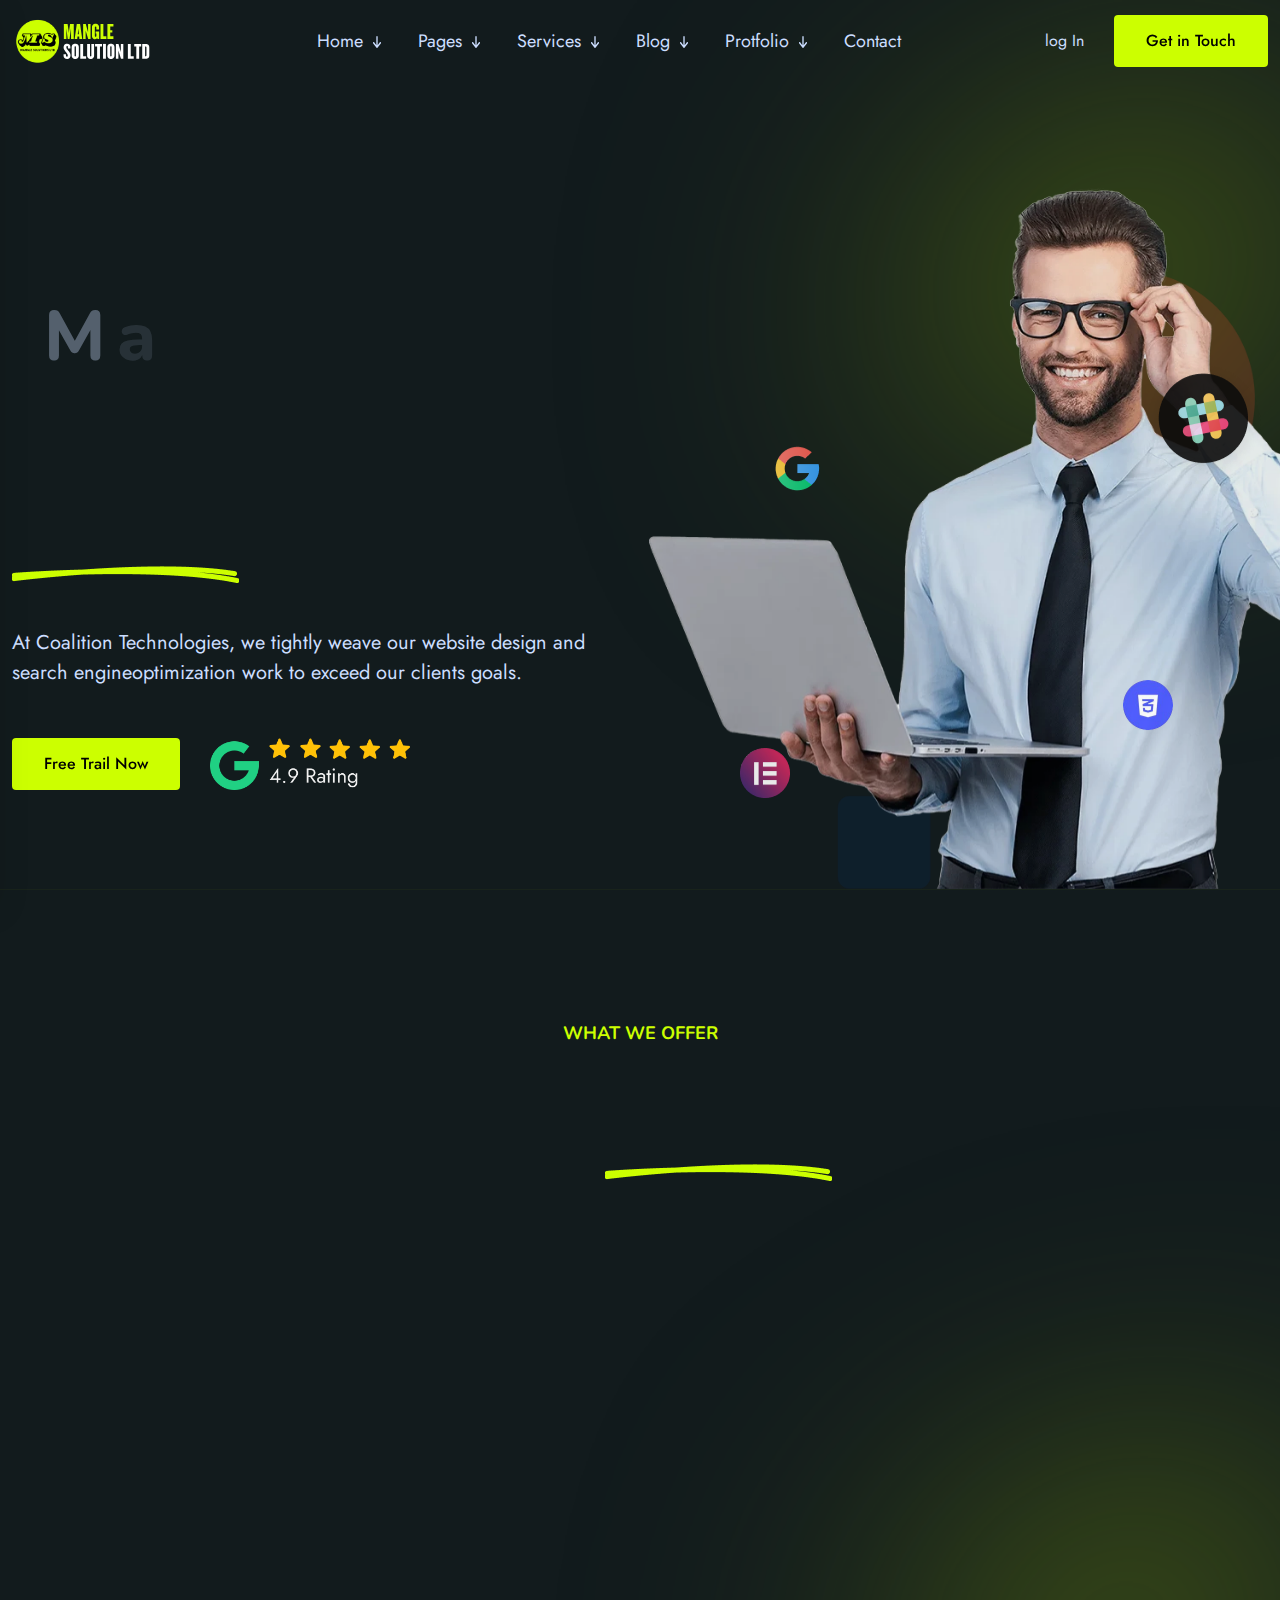
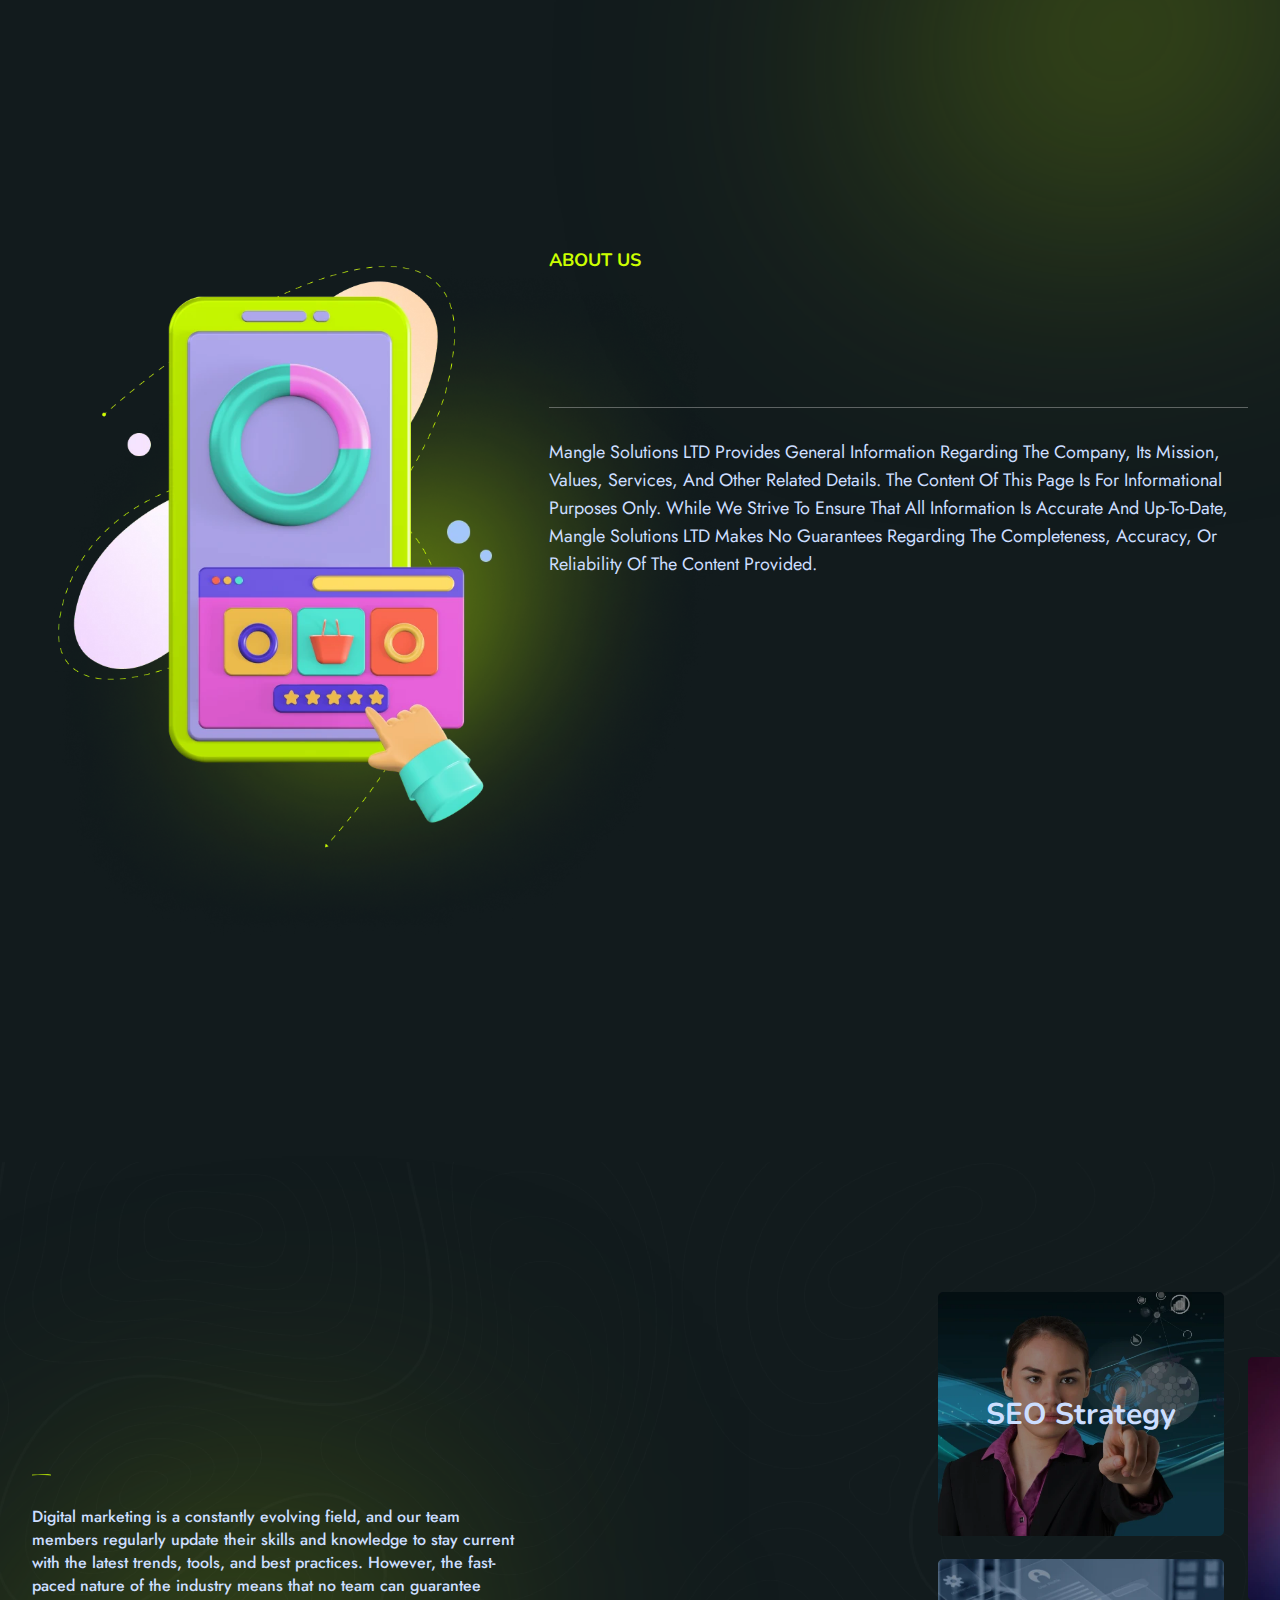
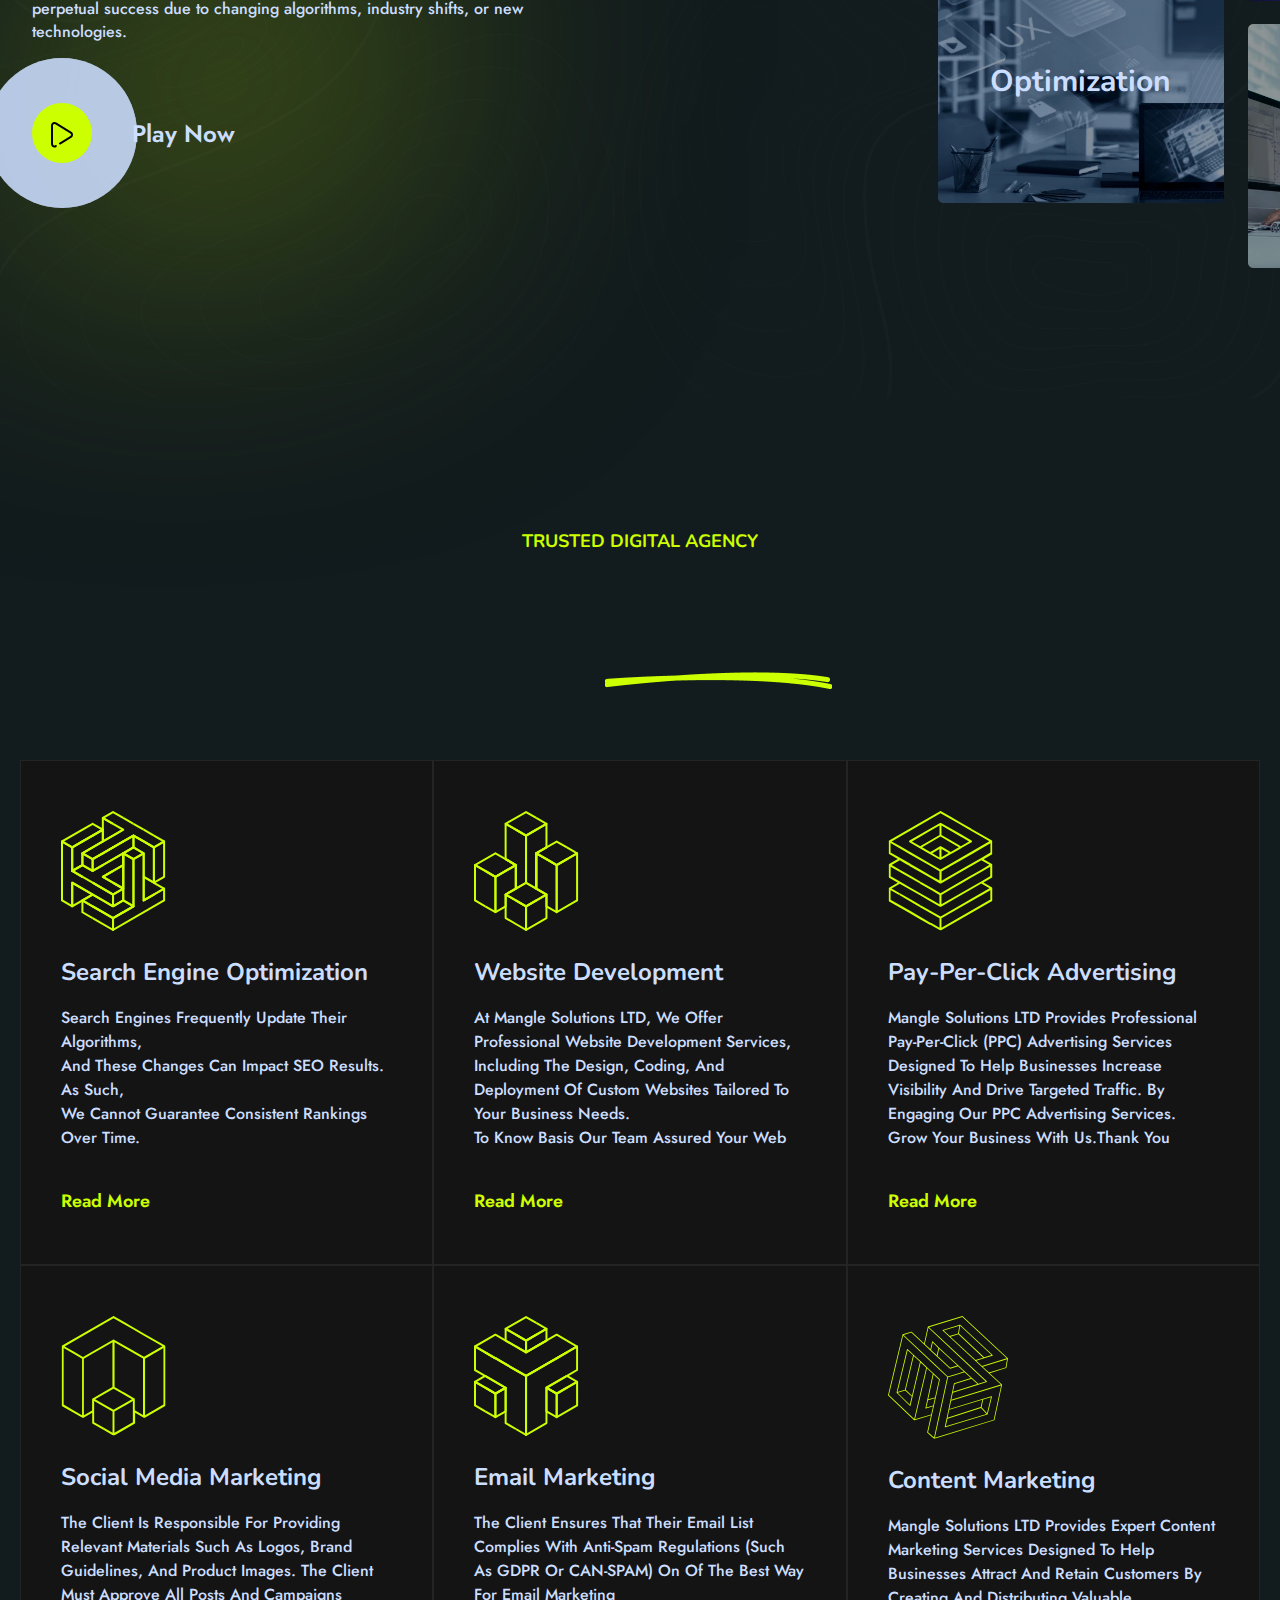
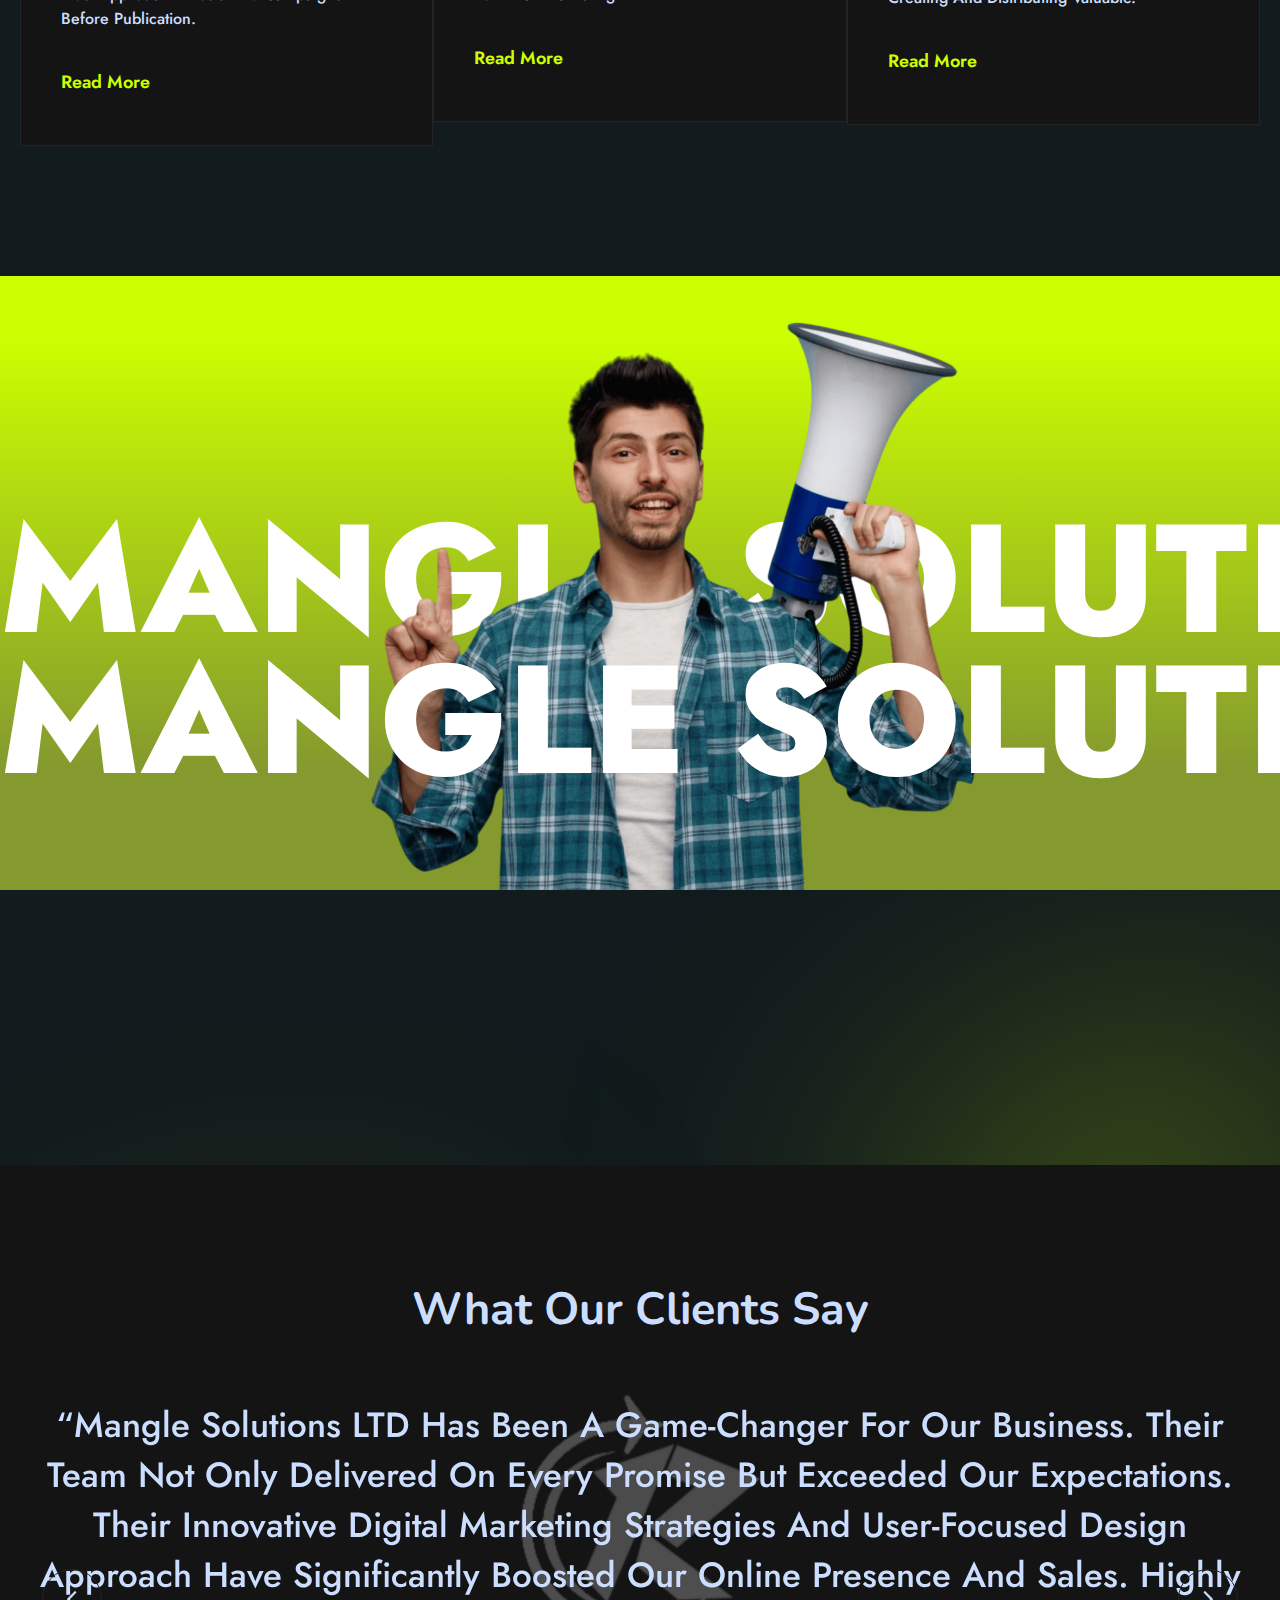
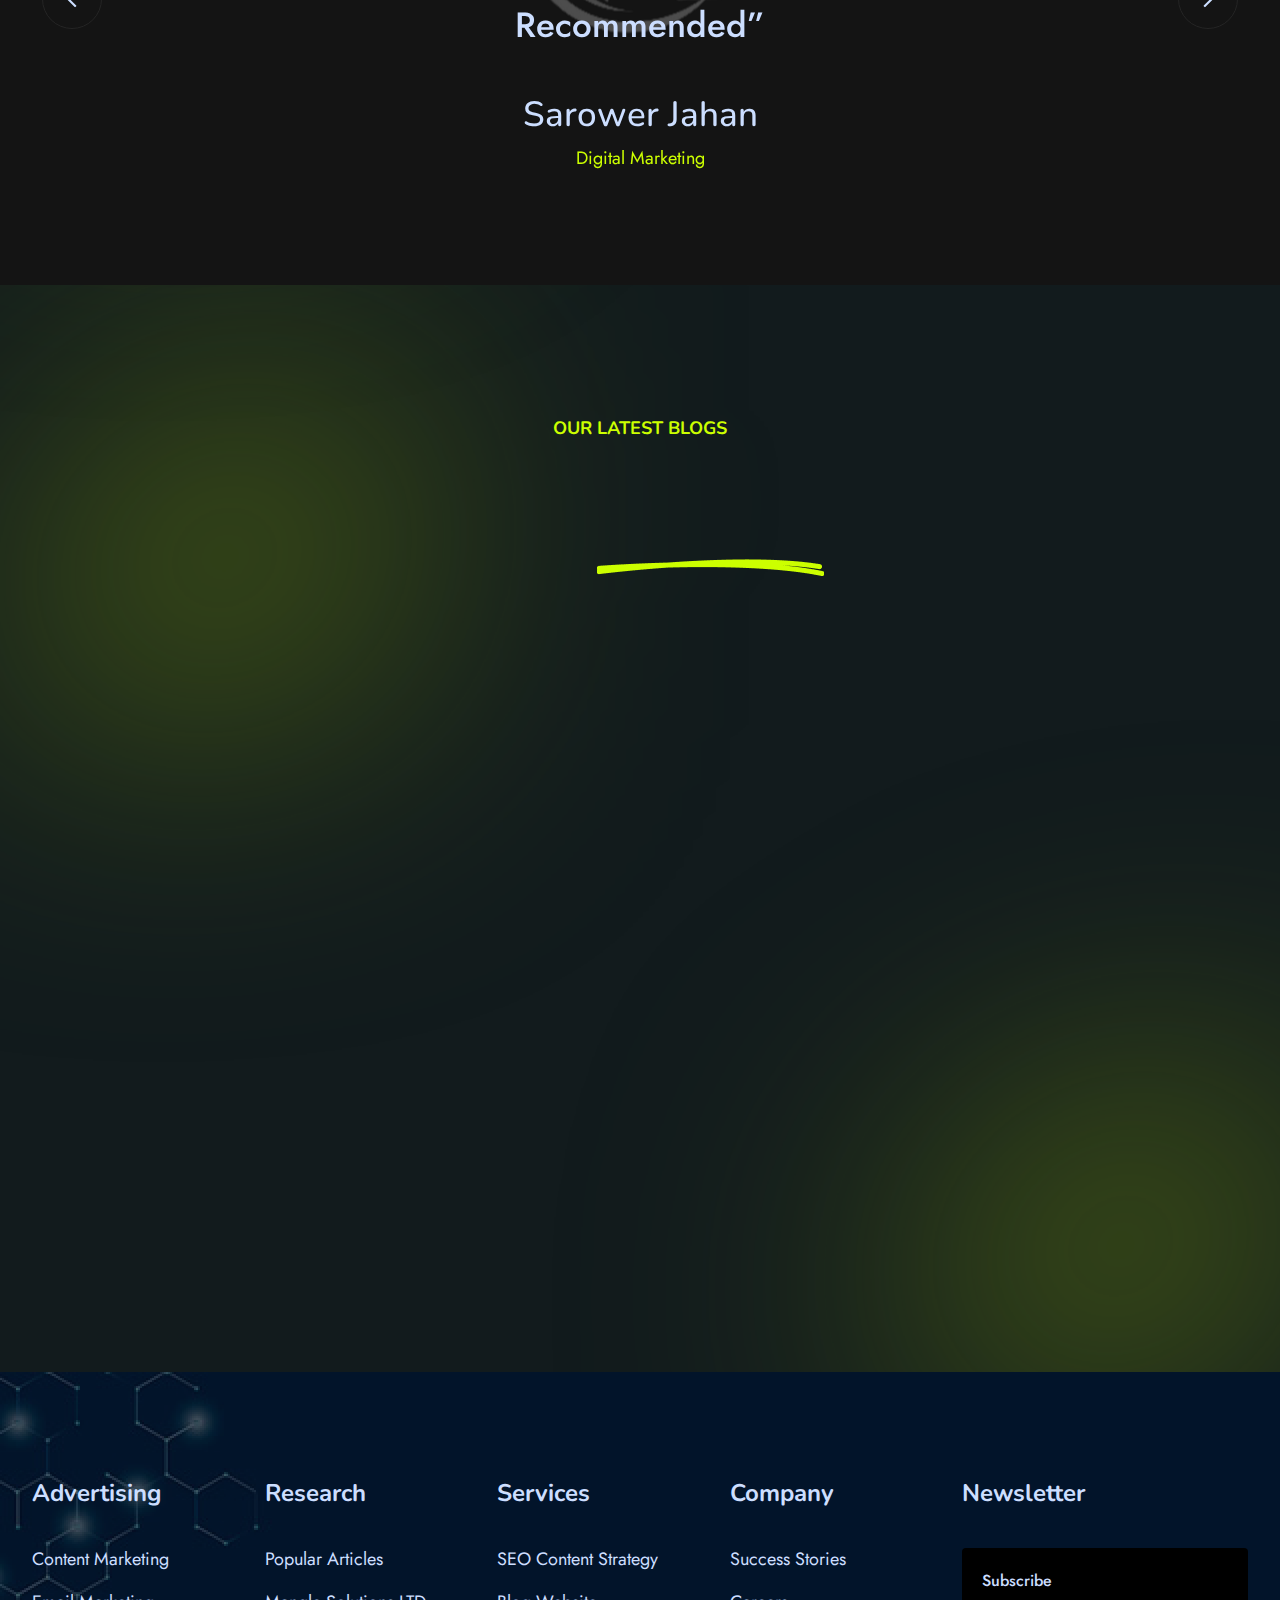
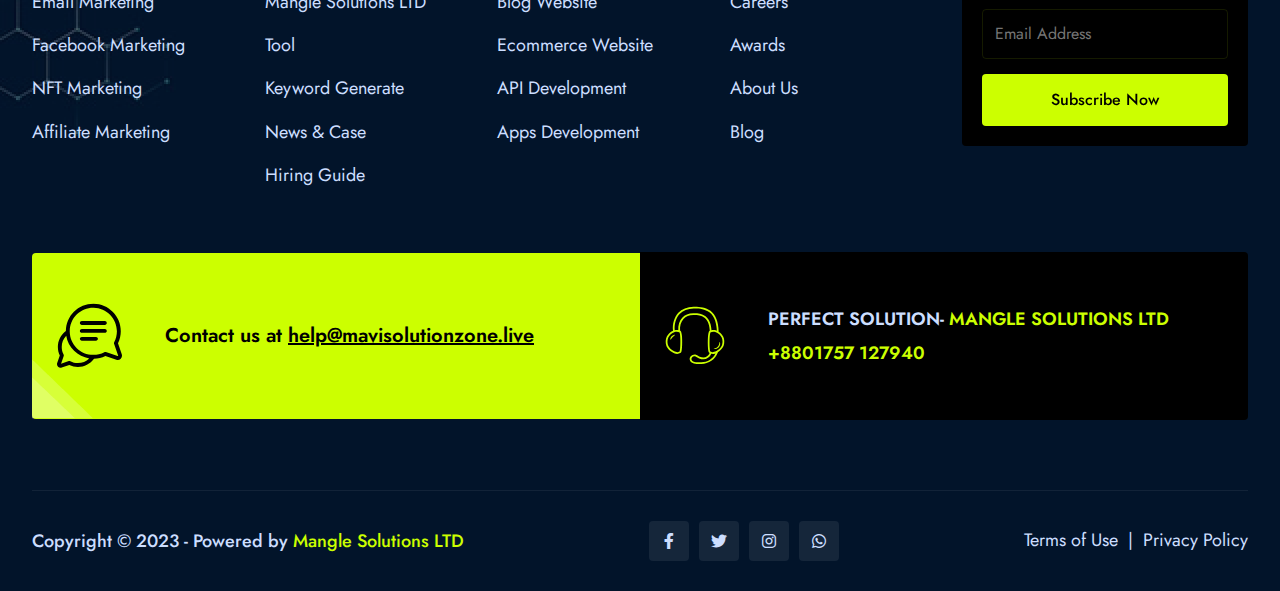
<file: index.html>
<!DOCTYPE html>
<html lang="en">

<head>
    <meta charset="UTF-8">
    <meta http-equiv="X-UA-Compatible" content="IE=edge">
    <meta name="viewport" content="width=device-width, initial-scale=1.0">
    <meta name="facebook-domain-verification" content="3u4bjqfwz5iog6qdwjdhf2ghigul05" />
    <meta name="facebook-domain-verification" content="7jr7dgviu4955o4fmet2tplhrom7fq" />
    <title>Mangle Solutions LTD - Digital Marketing Agencey</title>
    <!--Essential css files-->
    <link rel="stylesheet" href="assets/css/all.css">
    <link rel="stylesheet" href="assets/css/bootstrap.min.css">
    <link rel="stylesheet" href="assets/css/jquery-ui.css">
    <link rel="stylesheet" href="assets/css/animate.css">
    <link rel="stylesheet" href="assets/css/swiper.css">
    <link rel="stylesheet" href="assets/css/magnific-popup.css">
    <link rel="stylesheet" href="assets/css/style.css">
    <!--favicon-->
    <link rel="icon" href="assets/images/favicon.png">
</head>

<body>
    <!-- Start Top To Scroll Button -->
    <div id="progress">
        <span id="progress-value"><i class="fa-solid fa-arrow-up"></i></span>
    </div>
    <!-- Start Top To Scroll Button -->

    <!-- Start Header Area1 -->
    <header class="header-area-1 header-sticky">
        <div class="container">
            <div class="header-wrapper">
                <div class="logo">
                    <a href="index.html">
                        <img src="assets/images/logo/logo-1.svg" alt="VRE">
                    </a>
                </div>
                <div class="menu-bar">
                    <a href="#" class="menu-bar-btn">
                        <svg xmlns="http://www.w3.org/2000/svg" width="49" height="15" viewBox="0 0 49 15" fill="#CCDEFF">
                            <line x1="0.249023" y1="1.41577" x2="48.6221" y2="1.41577" stroke="#CCDEFF" stroke-width="2">
                            </line>
                            <line x1="0.249023" y1="13.9224" x2="48.6221" y2="13.9224" stroke="#CCDEFF" stroke-width="2">
                            </line>
                        </svg>
                    </a>
                </div>
                <div class="main-menu main-menu-1">
                    <ul>
                        <li><a href="index.html" class="font-size-1-18 transition-1">Home
                                <span>
                                    <svg width="8" height="14" viewBox="0 0 8 14" fill="none"
                                        xmlns="http://www.w3.org/2000/svg">
                                        <g clip-path="url(#clip0_1_9793)">
                                            <path
                                                d="M3.52937 12.868C3.78979 13.2098 4.21271 13.2098 4.47312 12.868L7.80646 8.49298C8.06687 8.15118 8.06687 7.59611 7.80646 7.25431C7.54604 6.91251 7.12312 6.91251 6.86271 7.25431L4.66687 10.1391L4.66687 1.75001C4.66687 1.26603 4.36896 0.875012 4.00021 0.875012C3.63146 0.875012 3.33354 1.26603 3.33354 1.75001L3.33354 10.1391L1.13771 7.25704C0.87729 6.91525 0.454373 6.91525 0.193956 7.25704C-0.0664601 7.59884 -0.0664602 8.15392 0.193956 8.49571L3.52729 12.8707L3.52937 12.868Z"
                                                fill="#CCDEFF" />
                                        </g>
                                        <defs>
                                            <clipPath id="clip0_1_9793">
                                                <rect width="8" height="14" fill="white"
                                                    transform="translate(8 14) rotate(-180)" />
                                            </clipPath>
                                        </defs>
                                    </svg>
                                </span>
                            </a>
                            <ul class="submenu submenu-1">
                                <li><a href="index.html" class="font-size-1-18">Option-1</a></li>
                                <li><a href="index-2.html" class="font-size-1-18">Option-2</a></li>
                            </ul>
                        </li>
                        <li><a href="about.html" class="font-size-1-18 transition-1">Pages
                                <span>
                                    <svg width="8" height="14" viewBox="0 0 8 14" fill="none"
                                        xmlns="http://www.w3.org/2000/svg">
                                        <g clip-path="url(#clip0_1_9793)">
                                            <path
                                                d="M3.52937 12.868C3.78979 13.2098 4.21271 13.2098 4.47312 12.868L7.80646 8.49298C8.06687 8.15118 8.06687 7.59611 7.80646 7.25431C7.54604 6.91251 7.12312 6.91251 6.86271 7.25431L4.66687 10.1391L4.66687 1.75001C4.66687 1.26603 4.36896 0.875012 4.00021 0.875012C3.63146 0.875012 3.33354 1.26603 3.33354 1.75001L3.33354 10.1391L1.13771 7.25704C0.87729 6.91525 0.454373 6.91525 0.193956 7.25704C-0.0664601 7.59884 -0.0664602 8.15392 0.193956 8.49571L3.52729 12.8707L3.52937 12.868Z"
                                                fill="#CCDEFF" />
                                        </g>
                                        <defs>
                                            <clipPath id="clip0_1_979466">
                                                <rect width="8" height="14" fill="white"
                                                    transform="translate(8 14) rotate(-180)" />
                                            </clipPath>
                                        </defs>
                                    </svg>
                                </span>
                            </a>
                            <ul class="submenu submenu-1">
                                <li><a href="about.html" class="font-size-1-18">About</a></li>
                    <li><a href="privacy.html" class="font-size-1-18">Privacy</a></li>
                    <li><a href="Condition.html" class="font-size-1-18">Condition</a></li>
                    <li><a href="price.html" class="font-size-1-18">Price</a></li>
                            </ul>
                        </li>
                        <li><a href="services.html" class="font-size-1-18 transition-1">Services
                                <span>
                                    <svg width="8" height="14" viewBox="0 0 8 14" fill="none"
                                        xmlns="http://www.w3.org/2000/svg">
                                        <g clip-path="url(#clip0_1_9793)">
                                            <path
                                                d="M3.52937 12.868C3.78979 13.2098 4.21271 13.2098 4.47312 12.868L7.80646 8.49298C8.06687 8.15118 8.06687 7.59611 7.80646 7.25431C7.54604 6.91251 7.12312 6.91251 6.86271 7.25431L4.66687 10.1391L4.66687 1.75001C4.66687 1.26603 4.36896 0.875012 4.00021 0.875012C3.63146 0.875012 3.33354 1.26603 3.33354 1.75001L3.33354 10.1391L1.13771 7.25704C0.87729 6.91525 0.454373 6.91525 0.193956 7.25704C-0.0664601 7.59884 -0.0664602 8.15392 0.193956 8.49571L3.52729 12.8707L3.52937 12.868Z"
                                                fill="#CCDEFF" />
                                        </g>
                                        <defs>
                                            <clipPath id="clip0_1_9794776">
                                                <rect width="8" height="14" fill="white"
                                                    transform="translate(8 14) rotate(-180)" />
                                            </clipPath>
                                        </defs>
                                    </svg>
                                </span>
                            </a>
                            <ul class="submenu submenu-1">
                        <li><a href="services.html" class="font-size-1-18">Services</a></li>
                            </ul>
                        </li>
                        <li><a href="blog-standart.html" class="font-size-1-18 transition-1">Blog
                                <span>
                                    <svg width="8" height="14" viewBox="0 0 8 14" fill="none"
                                        xmlns="http://www.w3.org/2000/svg">
                                        <g clip-path="url(#clip0_1_9793)">
                                            <path
                                                d="M3.52937 12.868C3.78979 13.2098 4.21271 13.2098 4.47312 12.868L7.80646 8.49298C8.06687 8.15118 8.06687 7.59611 7.80646 7.25431C7.54604 6.91251 7.12312 6.91251 6.86271 7.25431L4.66687 10.1391L4.66687 1.75001C4.66687 1.26603 4.36896 0.875012 4.00021 0.875012C3.63146 0.875012 3.33354 1.26603 3.33354 1.75001L3.33354 10.1391L1.13771 7.25704C0.87729 6.91525 0.454373 6.91525 0.193956 7.25704C-0.0664601 7.59884 -0.0664602 8.15392 0.193956 8.49571L3.52729 12.8707L3.52937 12.868Z"
                                                fill="#CCDEFF" />
                                        </g>
                                        <defs>
                                            <clipPath id="clip0_1_979477">
                                                <rect width="8" height="14" fill="white"
                                                    transform="translate(8 14) rotate(-180)" />
                                            </clipPath>
                                        </defs>
                                    </svg>
                                </span>
                            </a>
                            <ul class="submenu submenu-1">
                                <li><a href="blog-standart.html" class="font-size-1-18">Blog Standart</a></li>
                                <li><a href="blog-details.html" class="font-size-1-18">Blog Details</a></li>
                            </ul>
                        </li>
                        <li><a href="project-details.html" class="font-size-1-18 transition-1">Protfolio
                                <span>
                                    <svg width="8" height="14" viewBox="0 0 8 14" fill="none"
                                        xmlns="http://www.w3.org/2000/svg">
                                        <g clip-path="url(#clip0_1_9793)">
                                            <path
                                                d="M3.52937 12.868C3.78979 13.2098 4.21271 13.2098 4.47312 12.868L7.80646 8.49298C8.06687 8.15118 8.06687 7.59611 7.80646 7.25431C7.54604 6.91251 7.12312 6.91251 6.86271 7.25431L4.66687 10.1391L4.66687 1.75001C4.66687 1.26603 4.36896 0.875012 4.00021 0.875012C3.63146 0.875012 3.33354 1.26603 3.33354 1.75001L3.33354 10.1391L1.13771 7.25704C0.87729 6.91525 0.454373 6.91525 0.193956 7.25704C-0.0664601 7.59884 -0.0664602 8.15392 0.193956 8.49571L3.52729 12.8707L3.52937 12.868Z"
                                                fill="#CCDEFF" />
                                        </g>
                                        <defs>
                                            <clipPath id="clip0_1_9795">
                                                <rect width="8" height="14" fill="white"
                                                    transform="translate(8 14) rotate(-180)" />
                                            </clipPath>
                                        </defs>
                                    </svg>
                                </span>
                            </a>
                            <ul class="submenu submenu-1">
                                <li><a href="project-grid.html" class="font-size-1-18">Portfolio Grid</a></li>
                                <li><a href="project-details.html" class="font-size-1-18">Portfolio Details</a></li>
                            </ul>
                        </li>
                        <li><a href="contact.html" class="font-size-1-18 transition-1">Contact
                            </a></li>
                    </ul>
                </div>
                <div class="get-in-touch">
                    <a href="contact.html">
                        <span class="text-color">
                            log In
                        </span>
                    </a>
                    <a href="#" class="font-size-1-20 btn-1">Get in Touch</a>
                </div>
    
            </div>
        </div>
    </header>
    <!-- End Header Area1 -->

    <!-- Start Search Bar Popup Home 2 -->
    <div class="search-bar home-1">
        <div class="search">
            <form action="#">
                <input type="text" placeholder="Search Here ....">
                <input type="submit" value="Search" class="btn-primary-style btn-2 hero-info-btn btn-3 btn-4">
            </form>
        </div>
        <a href="javascript:void(0)" class="search-popup-close"><i class="fa-solid fa-xmark"></i></a>
    </div>
    <!-- End Search Bar Popup Home 2 -->

    <!-- Start Mobile Menu Home 1 -->
    <div class="nft-mobile-menu">
        <button class="close-menu float-end"><i class="fa-solid fa-xmark"></i></button>
        <a class='mobile-menu-logo' href="index.html"><img src="assets/images/logo/logo-1.svg" alt="VRE"></a>
        <ul>
            <li class="has-submenu"><a href="javascript:void(0)">Home</a>
                <ul class="submenu-wrapper">
                    <li><a href="index.html">Home Page 1</a></li>
                    <li><a href="index-2.html">Home Page 2</a></li>
                </ul>
            </li>
            <li class="has-submenu"><a href="javascript:void(0)">Pages</a>
                <ul class="submenu-wrapper">
                    <li><a href="about.html" class="font-size-1-18">About</a></li>
                    <li><a href="privacy.html" class="font-size-1-18">Privacy</a></li>
                    <li><a href="Condition.html" class="font-size-1-18">Condition</a></li>
                    <li><a href="price.html" class="font-size-1-18">Price</a></li>
                </ul>
            </li>
            <li class="has-submenu"><a href="javascript:void(0)">services</a>
                <ul class="submenu-wrapper">
                    <li><a href="services.html" class="font-size-1-18">Services</a></li>
                </ul>
            </li>
            <li class="has-submenu"><a href="javascript:void(0)">Blog</a>
                <ul class="submenu-wrapper">
                    <li><a href="blog-standart.html" class="font-size-1-18">Blog Standart</a></li>
                    <li><a href="blog-details.html" class="font-size-1-18">Blog Details</a></li>
                </ul>
            </li>
            <li class="has-submenu"><a href="javascript:void(0)">Portfolio</a>
                <ul class="submenu-wrapper">
                    <li><a href="project-grid.html" class="font-size-1-18">Portfolio Grid</a></li>
                    <li><a href="project-details.html" class="font-size-1-18">Portfolio Details</a></li>
                </ul>
            </li>
            <li class="has-submenu"><a href="contact.html">Contact</a>
            </li>
        </ul>
        <div class="search-form">
            <form action="#">
                <input type="text" placeholder="Search...">
                <button type="submit" class="border-0">Go</button>
            </form>
        </div>
        <div class="phone-number-mobile-menu">
            <a href="#">+8801757 127940</a>
        </div>
        <div class="mobile-menu-copy-right-text">
            <p class="font-size-1-18">Copyright © 2023 - Powered by <a href="index.html">Mangle Solutions LTD</a></p>
        </div>
    </div>
    <!-- End Mobile Menu Home 1 -->

    <!-- Start Hero Area 1 -->
    <section class="hero-area-1 hero-area-1">
        <img src="assets/images/shep/bg-blur-shep-1.png" alt="VRE" class="hero-area-1-shep-1">
        <img src="assets/images/shep/bg-blur-shep-1.png" alt="VRE" class="hero-area-1-shep-2">
        <div class="container hero-wrapper">
            <div class="hero-inner">
                <div class="hero-inner-left">
                    <div class="hero-title">
                        <h2 class="font-size-1-70 mb-40 split-collab">
                            Mangle<br> Solutions LTD<br>-Ads Agency-
                            <span class="home-1-hero-text-shep"><img src="assets/images/shep/text-shep-1.png" alt="VRE">
                            </span>
                        </h2>
                        <p class="font-size-1-20">At Coalition Technologies, we tightly weave our website
                            design and search engineoptimization work to exceed our clients goals.</p>
                        <div class="hero-info mt-50">
                            <a href="#" class="font-size-1-20 btn-1">Free Trail Now</a>
                            <div class="some-clients-view">
                                <img src="assets/images/hero/rating.webp" alt="VRE">
                            </div>
                        </div>
                    </div>
                </div>
                <div class="hero-1-banner hero-1-banner">
                    <img src="assets/images/banner/home-1-hero-slider.webp" alt="VRE" class="banner-big-img vre-slide-down-gsap">
                    <img src="assets/images/shep/home-3-hero-banner-shep-1.png" alt="VRE"
                        class="home-1-hero-banner-shep-1 vre-slide-up-gsap">
                    <img src="assets/images/shep/home-3-hero-banner-shep-2.png" alt="VRE"
                        class="home-1-hero-banner-shep-2 vre-slide-up-gsap">
                    <img src="assets/images/shep/home-3-hero-banner-shep-3.png" alt="VRE"
                        class="home-1-hero-banner-shep-3 vre-slide-up-gsap">
                    <img src="assets/images/shep/home-3-hero-banner-shep-4.png" alt="VRE"
                        class="home-1-hero-banner-shep-4 vre-slide-up-gsap">
                </div>
            </div>
        </div>
    </section>
    <!-- End Hero Area 1 -->

    <!-- Start Offer Area Home 1 -->
    <section class="offer-area-home-1 st_box_jump_animation">
        <img src="assets/images/shep/bg-blur-shep-1.png" alt="VRE" class="offer-area-1-shep-1 blur-1">
        <div class="container">
            <div class="title">
                <div class="sub-title">
                    <p>what we offer</p>
                </div>
                <div class="main-title">
                    <h3 class="split-collab">We Offer A Wide Range Of <br> Digital Marketing <span><img
                                src="assets/images/shep/text-shep-1.png" alt=""></span></h3>
                </div>
            </div>
            <div class="offer-wrapper">
                <div class="row justify-content-center">
                    <div class="col-xl-4 col-lg-4 col-md-6 st_box_animation">
                        <div class="offer-inner st_box_anim">
                            <p class="font-size-1-24">UI/UX Design, Motion, <br> Illustration, Branding, <br>
                                Photography</p>
                            <svg width="69" height="167" viewBox="0 0 69 167" fill="none" xmlns="http://www.w3.org/2000/svg">
                            <path d="M34.3163 118.899L67.5418 148.197C56.9474 165.278 33.4836 171.131 15.1337 161.269C9.02319 157.985 4.6188 153.885 1.09082 148.197L34.3163 118.899Z" fill="#1954ED"/>
                            <path d="M68.6331 118.899H0V51.0325H68.6331V118.899Z" fill="#CCFF00"/>
                            <path d="M34.3166 0L68.5104 51.0324H0.122803L34.3166 0Z" fill="#104CBA"/>
                            </svg>
                            <div class="offer-work">
                                <span class="font-size-1-20">design & UI/UX <br>
                                    Experience</span>
                                <a href="services-details.html">
                                    <svg xmlns="http://www.w3.org/2000/svg" width="30" height="30" viewBox="0 0 21 20" fill="none">
                                    <path d="M2.00076 15.7281L18.4737 4.58581M4.84375 1L19.5719 3.84299L16.7289 18.5711" stroke="#CCFF00" stroke-width="1.5" stroke-linecap="square" stroke-linejoin="round"/>
                                    </svg>
                                </a>
                            </div>
                        </div>
                    </div>
                    <div class="col-xl-4 col-lg-4 col-md-6 st_box_animation">
                        <div class="offer-inner st_box_anim">
                            <p class="font-size-1-24">WordPress, Shopify, <br> Webflow, React, HTML, <br> Mobile
                                Solutions</p>
                            <svg width="105" height="167" viewBox="0 0 105 158" fill="none" xmlns="http://www.w3.org/2000/svg">
                            <path d="M33.2525 116.583L0.931396 97.8413C2.71505 103.854 7.30486 119.878 11.5198 133.881C24.3127 142.035 41.8175 153.334 49.1187 157.977L33.2525 116.583Z" fill="#CCFF00"/>
                            <path d="M61.7937 79.9978L46.3699 83.8451L38.0979 114.533L54.3777 157.005C63.6951 150.759 84.7931 136.494 94.7151 129.781L61.7937 79.9978Z" fill="#082CAF"/>
                            <path d="M53.8435 0.0422363L65.3697 75.8675L97.4639 124.398C99.2864 116.565 103.06 100.267 104.622 94.9749C94.6678 76.3773 62.8149 16.7428 53.8435 0.0422363Z" fill="#1954ED"/>
                            <path d="M45.0113 78.2514L45.9577 78.5099L59.9267 75.0259L48.5642 0.284912C43.6355 10.4526 32.7139 32.9679 23.2686 52.4818L45.0113 78.2514Z" fill="#CCFF00"/>
                            <path d="M33.6777 110.735L41.3882 82.1231L20.7096 57.613C13.048 71.1498 5.59599 85.2883 1.94971 92.3382L33.6777 110.735Z" fill="#1954ED"/>
                            </svg>

                            <div class="offer-work">
                                <span class="font-size-1-20">Development & <br>
                                    coding</span>
                                <a href="services-details.html">
                                    <svg xmlns="http://www.w3.org/2000/svg" width="30" height="30" viewBox="0 0 21 20" fill="none">
                                    <path d="M2.00076 15.7281L18.4737 4.58581M4.84375 1L19.5719 3.84299L16.7289 18.5711" stroke="#CCFF00" stroke-width="1.5" stroke-linecap="square" stroke-linejoin="round"/>
                                    </svg>
                                </a>
                            </div>
                        </div>
                    </div>
                    <div class="col-xl-4 col-lg-4 col-md-6 st_box_animation">
                        <div class="offer-inner st_box_anim">
                            <p class="font-size-1-24">Social Solutions, <br> Marketing & Targeting, <br> SEO & SMM</p>
                            <svg width="167" height="167" viewBox="0 0 167 133" fill="none" xmlns="http://www.w3.org/2000/svg">
                            <path d="M0.362901 132.428C0.135249 102.41 24.6519 77.8936 55.1229 77.6693C85.5938 77.445 110.48 101.597 110.708 131.616C110.71 131.886 110.71 132.158 110.708 132.428" fill="#082CAF"/>
                            <path d="M54.9514 0.313232C75.9962 0.313232 93.0565 17.1199 93.0565 37.8523C93.0565 58.5847 75.9962 75.3917 54.9514 75.3917C33.9065 75.3917 16.8462 58.5847 16.8462 37.8523C16.8462 17.1199 33.9065 0.313232 54.9514 0.313232Z" fill="#CCFF00"/>
                            <path d="M131.775 0.313232H166.194V132.862H131.775V0.313232Z" fill="#1954ED"/>
                            </svg>
                            <div class="offer-work">
                                <span class="font-size-1-20">Marketing & SEO <br>
                                    Analytic</span>
                                <a href="services-details.html">
                                    <svg xmlns="http://www.w3.org/2000/svg" width="30" height="30" viewBox="0 0 21 20" fill="none">
                                    <path d="M2.00076 15.7281L18.4737 4.58581M4.84375 1L19.5719 3.84299L16.7289 18.5711" stroke="#CCFF00" stroke-width="1.5" stroke-linecap="square" stroke-linejoin="round"/>
                                    </svg>
                                </a>
                            </div>
                        </div>
                    </div>
                </div>
            </div>
        </div>
    </section>
    <!-- End Offer Area Home 1 -->

    <!-- Start About Area Home 1 -->
    <section class="about-area-home-1">
        <div class="container">
            <div class="row align-items-center">
                <div class="col-xl-5 col-lg-5">
                    <div class="about-image">
                        <img src="assets/images/home-1/about-home-1.webp" alt="VRE">
                    </div>
                </div>
                <div class="col-xl-7 col-lg-7">
                    <div class="about-area-home-1-inner">
                        <div class="sub-title">
                            <p>about us</p>
                        </div>
                        <h3 class="font-size-1-40 split-collab">The Digital Marketing <br> Services Company</h3>
                        <p class="about-us-details font-size-1-18">
                            Mangle Solutions LTD provides general information regarding the company, its mission, values, services, and other related details. 
                            The content of this page is for informational purposes only. While we strive to ensure that all information is accurate and up-to-date, 
                            Mangle Solutions LTD makes no guarantees regarding the completeness, accuracy, or reliability of the content provided.
                        </p>
                        <div class="about-point-text vre-slide-up-gsap">
                            <div class="about-point-icon">
                                <span>
                                    <svg width="45" height="45" viewBox="0 0 45 45" fill="none"
                                        xmlns="http://www.w3.org/2000/svg">
                                        <path
                                            d="M37.9688 8.4375H7.03125C6.2546 8.4375 5.625 9.0671 5.625 9.84375V30.9375C5.625 31.7142 6.2546 32.3438 7.03125 32.3438H37.9688C38.7454 32.3438 39.375 31.7142 39.375 30.9375V9.84375C39.375 9.0671 38.7454 8.4375 37.9688 8.4375Z"
                                            stroke="black" stroke-width="2" stroke-linecap="round"
                                            stroke-linejoin="round" />
                                        <path d="M28.125 32.3438L33.75 39.375" stroke="black" stroke-width="2"
                                            stroke-linecap="round" stroke-linejoin="round" />
                                        <path d="M16.875 32.3438L11.25 39.375" stroke="black" stroke-width="2"
                                            stroke-linecap="round" stroke-linejoin="round" />
                                        <path d="M16.875 21.0938V25.3125" stroke="black" stroke-width="2"
                                            stroke-linecap="round" stroke-linejoin="round" />
                                        <path d="M22.5 18.2812V25.3125" stroke="black" stroke-width="2"
                                            stroke-linecap="round" stroke-linejoin="round" />
                                        <path d="M28.125 15.4688V25.3125" stroke="black" stroke-width="2"
                                            stroke-linecap="round" stroke-linejoin="round" />
                                        <path d="M22.5 8.4375V4.21875" stroke="black" stroke-width="2"
                                            stroke-linecap="round" stroke-linejoin="round" />
                                    </svg>
                                </span>
                            </div>
                            <div class="about-point-info">
                                <h5 class="font-size-1-25">Guaranteed Results</h5>
                                <p class="font-size-1-18">We make no warranty, express or implied, <br> regarding the outcome of the services provided.</p>
                            </div>
                        </div>
                        <div class="about-point-text vre-slide-up-gsap">
                            <div class="about-point-icon">
                                <span>
                                    <svg width="45" height="45" viewBox="0 0 45 45" fill="none"
                                        xmlns="http://www.w3.org/2000/svg">
                                        <path
                                            d="M15.4688 28.125C20.517 28.125 24.6094 24.0326 24.6094 18.9844C24.6094 13.9361 20.517 9.84375 15.4688 9.84375C10.4205 9.84375 6.32812 13.9361 6.32812 18.9844C6.32812 24.0326 10.4205 28.125 15.4688 28.125Z"
                                            stroke="black" stroke-width="2" stroke-miterlimit="10" />
                                        <path
                                            d="M27.3164 10.1777C28.1244 9.95858 28.9577 9.8463 29.7949 9.84375C32.2192 9.84375 34.5441 10.8068 36.2583 12.521C37.9725 14.2352 38.9355 16.5601 38.9355 18.9844C38.9355 21.4086 37.9725 23.7336 36.2583 25.4478C34.5441 27.162 32.2192 28.125 29.7949 28.125"
                                            stroke="black" stroke-width="2" stroke-linecap="round"
                                            stroke-linejoin="round" />
                                        <path
                                            d="M2.8125 34.6986C4.23975 32.6676 6.13483 31.0099 8.33767 29.8656C10.5405 28.7212 12.9864 28.1238 15.4688 28.1238C17.9511 28.1238 20.397 28.7212 22.5998 29.8656C24.8027 31.0099 26.6977 32.6676 28.125 34.6986"
                                            stroke="black" stroke-width="2" stroke-linecap="round"
                                            stroke-linejoin="round" />
                                        <path
                                            d="M29.7949 28.125C32.2775 28.1235 34.7239 28.7201 36.9269 29.8645C39.13 31.0089 41.0249 32.6673 42.4512 34.6992"
                                            stroke="black" stroke-width="2" stroke-linecap="round"
                                            stroke-linejoin="round" />
                                    </svg>
                                </span>
                            </div>
                            <div class="about-point-info">
                                <h5 class="font-size-1-25">Team of Industry Experts</h5>
                                <p class="font-size-1-18">Our team continuously strives to stay updated with  <br> the latest industry trends and best practices.</p>
                            </div>
                        </div>
                    </div>
                </div>
            </div>
        </div>
    </section>
    <!-- End About Area Home 1 -->

    <!-- Start Counter Area Home 1 -->
    <div class="counter-area-home-1">
        <div class="container">
            <div class="counter-wrapper">
                <div class="counter-itme vre-slide-down-gsap">
                    <div class="counter-number">
                        <span class="counter" data-speed="1000">325</span><span>+</span>
                    </div>
                    <div class="counter-number-info">
                        <span class="font-size-1-15">Clients <br>
                            Worldwide</span>
                    </div>
                </div>
                <div class="counter-itme vre-slide-down-gsap">
                    <div class="counter-number">
                        <span class="counter" data-speed="1000">975</span><span>+</span>
                    </div>
                    <div class="counter-number-info">
                        <span class="font-size-1-15">Projects <br>
                            Completed</span>
                    </div>
                </div>
                <div class="counter-itme vre-slide-down-gsap">
                    <div class="counter-number">
                        <span class="counter" data-speed="1000">85</span><span>m+</span>
                    </div>
                    <div class="counter-number-info">
                        <span class="font-size-1-15">Revenue <br>
                            Generated</span>
                    </div>
                </div>
            </div>
        </div>
    </div>
    <!-- End Counter Area Home 1 -->

    <!-- Start Ppc Agencey Home 1 -->
    <section class="ppc-agencey-home-1" style="background-image: url('assets/images/home-1/ppc-agencey-bg.webp');">
        <img src="assets/images/shep/bg-blur-shep-1.png" alt="VRE" class="ppc-agencey-area-1-shep-1 blur-1">
        <div class="container">
            <div class="ppc-agencey-wrapper">
                <div class="row justify-content-xl-between justify-content-lg-between">
                    <div class="col-xl-5 col-lg-6 col-md-12">
                        <div class="ppc-agencey-text">
                            <div class="title">
                                <div class="main-title">
                                    <h3 class="split-collab">Our Most Experience <br>
                                        For Digital Marketing <span><img src="assets/images/shep/text-shep-1.png"
                                                alt=""></span>
                                    </h3>
                                </div>
                            </div>
                            <p class="font-size-1-16">Digital marketing is a constantly evolving field, and our team members regularly update their 
                                skills and knowledge to stay current with the latest trends, tools, and best practices. However, the fast-paced nature of the industry means that 
                                no team can guarantee perpetual success due to changing algorithms, industry shifts, or new technologies.</p>
                            <div class="ppc-agencey-play">
                                <a href="https://www.youtube.com/watch?v=-9WS0Nrg57Y" class="popup-video-1">
                                    <div class="video-main">
                                        <div class="promo-video">
                                            <div class="waves-block">
                                                <div class="waves wave-1"></div>
                                                <div class="waves wave-2"></div>
                                                <div class="waves wave-3"></div>
                                            </div>
                                        </div>
                                        <span class="popup-video-btn-home-1 video video-popup mfp-iframe">
                                            <svg width="22" height="26" viewBox="0 0 22 26" fill="none"
                                                xmlns="http://www.w3.org/2000/svg">
                                                <path
                                                    d="M20.3456 9.79627L5.30195 0.52306C4.21357 -0.146991 2.8977 -0.17485 1.78191 0.448538C0.666121 1.07183 0 2.20712 0 3.48519V21.9471C0 23.8796 1.5571 25.4603 3.47089 25.4707C3.47612 25.4707 3.48134 25.4708 3.48646 25.4708C4.08453 25.4707 4.70777 25.2833 5.28986 24.9281C5.75814 24.6424 5.90614 24.0312 5.62044 23.5629C5.33474 23.0946 4.72344 22.9467 4.25531 23.2324C3.98304 23.3984 3.71714 23.4843 3.48159 23.4843C2.7595 23.4804 1.98637 22.8618 1.98637 21.9472V3.48524C1.98637 2.93697 2.27212 2.45009 2.7507 2.18269C3.22932 1.9153 3.7937 1.92724 4.25999 2.21433L19.3037 11.4875C19.7559 11.7659 20.0146 12.2301 20.0135 12.7611C20.0124 13.2921 19.7518 13.7552 19.2972 14.0327L8.42048 20.6923C7.95266 20.9788 7.8056 21.5902 8.09205 22.058C8.37845 22.5258 8.98989 22.6729 9.45772 22.3864L20.3331 15.7276C21.3744 15.0924 21.9975 13.985 22 12.7651C22.0025 11.5454 21.3838 10.4354 20.3456 9.79627Z"
                                                    fill="black" />
                                            </svg>
                                        </span>
                                    </div>
                                    <span class="font-size-1-24">Play Now</span>
                                </a>
                            </div>
                        </div>
                    </div>
                    <div class="col-xl-3 offset-xl-1 col-lg-3 col-md-6 col-sm-6">
                        <div class="ppc-agencey-item-1 ppc-agencey-item">
                            <div class="ppc-agencey-img ppc-agencey-img-1 vre-reveal-one">
                                <img src="assets/images/home-1/ppc-agencey-1.webp" alt="VRE"
                                    class="vre-reveal-image-one">
                                <h5 class="font-size-1-30">SEO Strategy</h5>
                            </div>
                            <div class="ppc-agencey-img ppc-agencey-img-2 vre-reveal-one">
                                <img src="assets/images/home-1/ppc-agencey-2.webp" alt="VRE"
                                    class="vre-reveal-image-one">
                                <h5 class="font-size-1-30">Optimization</h5>
                            </div>
                        </div>
                    </div>
                    <div class="col-xl-3 col-lg-3 col-md-6 col-sm-6">
                        <div class="ppc-agencey-item-2 ppc-agencey-item">
                            <div class="ppc-agencey-img ppc-agencey-img-3 vre-reveal-one">
                                <img src="assets/images/home-1/ppc-agencey-3.webp" alt="VRE"
                                    class="vre-reveal-image-one">
                                <h5 class="font-size-1-30">SEO Analysis</h5>
                            </div>
                            <div class="ppc-agencey-img ppc-agencey-img-4 vre-reveal-one">
                                <img src="assets/images/home-1/ppc-agencey-4.webp" alt="VRE"
                                    class="vre-reveal-image-one">
                                <h5 class="font-size-1-30">Web & Mobile</h5>
                            </div>
                        </div>
                    </div>
                </div>
            </div>
        </div>
    </section>
    <!-- End Ppc Agencey Home 1 -->

    <!-- Start Digital Marketing Home 1 -->
    <section class="digital-marketing-home-1">
        <div class="container">
            <div class="title">
                <div class="sub-title">
                    <p>Trusted Digital Agency</p>
                </div>
                <div class="main-title">
                    <h3 class="split-collab">We offer a wide range of <br>
                        Digital Marketing <span><img src="assets/images/shep/text-shep-1.png" alt=""></span></h3>
                </div>
            </div>
            <div class="digital-marketing-wrapper">
                <div class="row">
                    <div class="col-xl-4 col-lg-4 col-md-6 px-0">
                        <div class="digital-marketing-inner">
                            <span class="service-icon">
                            <svg width="105" height="120" viewBox="0 0 105 120" fill="none" xmlns="http://www.w3.org/2000/svg">
                            <g clip-path="url(#clip0_167_2058)">
                            <path d="M31.6299 25.58C31.3647 25.58 31.1104 25.4746 30.9228 25.2871C30.7353 25.0995 30.6299 24.8452 30.6299 24.58C30.6292 24.4038 30.6751 24.2305 30.7629 24.0777C30.8507 23.925 30.9773 23.7981 31.1299 23.71L41.3399 17.82C41.5696 17.6896 41.8414 17.6553 42.0962 17.7246C42.351 17.794 42.568 17.9612 42.6999 18.19C42.7881 18.3385 42.8364 18.5073 42.8399 18.68C42.8406 18.8562 42.7947 19.0294 42.7069 19.1822C42.6191 19.335 42.4925 19.4619 42.3399 19.55L32.1099 25.45C31.9634 25.533 31.7983 25.5778 31.6299 25.58Z" fill="#CCFF00"/>
                            <path d="M11.21 96.32C11.0339 96.3182 10.8615 96.2699 10.71 96.18C10.5589 96.0927 10.4332 95.9675 10.3455 95.8166C10.2578 95.6657 10.2111 95.4945 10.21 95.32V71.74C10.2093 71.5638 10.2552 71.3905 10.343 71.2377C10.4308 71.085 10.5574 70.9581 10.71 70.87C10.862 70.7822 11.0345 70.736 11.21 70.736C11.3856 70.736 11.558 70.7822 11.71 70.87L21.92 76.77L32.11 82.66C32.2616 82.7479 32.3874 82.8741 32.4748 83.0259C32.5622 83.1777 32.6083 83.3498 32.6083 83.525C32.6083 83.7002 32.5622 83.8723 32.4748 84.0241C32.3874 84.1759 32.2616 84.3021 32.11 84.39L11.71 96.18C11.5586 96.2699 11.3861 96.3182 11.21 96.32ZM12.21 73.47V93.58L29.63 83.58L12.21 73.47Z" fill="#CCFF00"/>
                            <path d="M32.129 94.4311L31.1296 96.1635L41.3421 102.055L42.3415 100.323L32.129 94.4311Z" fill="#CCFF00"/>
                            <path d="M42.3343 100.351L41.3337 102.083L51.5421 107.981L52.5427 106.249L42.3343 100.351Z" fill="#CCFF00"/>
                            <path d="M52.0501 119.9C51.874 119.898 51.7015 119.85 51.5501 119.76C51.399 119.673 51.2733 119.547 51.1856 119.397C51.0978 119.246 51.0511 119.074 51.0501 118.9V107.11C51.0494 106.934 51.0953 106.76 51.1831 106.608C51.2709 106.455 51.3975 106.328 51.5501 106.24L71.4701 94.7399V48.16C71.4694 47.9838 71.5153 47.8105 71.6031 47.6577C71.6909 47.5049 71.8175 47.378 71.9701 47.2899L82.1801 41.4C82.3321 41.3122 82.5046 41.266 82.6801 41.266C82.8556 41.266 83.0281 41.3122 83.1801 41.4C83.3327 41.4881 83.4593 41.6149 83.5471 41.7677C83.6349 41.9205 83.6808 42.0937 83.6801 42.27V87.6899L102.6 76.7599C102.752 76.6722 102.924 76.626 103.1 76.626C103.276 76.626 103.448 76.6722 103.6 76.7599C103.753 76.8481 103.879 76.9749 103.967 77.1277C104.055 77.2805 104.101 77.4537 104.1 77.6299V89.4199C104.101 89.5961 104.055 89.7694 103.967 89.9222C103.879 90.075 103.753 90.2018 103.6 90.2899L52.5501 119.76C52.3987 119.85 52.2262 119.898 52.0501 119.9ZM53.0501 107.69V117.17L102.11 88.84V79.3199L83.1801 90.3199C83.0281 90.4077 82.8556 90.4539 82.6801 90.4539C82.5046 90.4539 82.3321 90.4077 82.1801 90.3199C82.0275 90.2318 81.9009 90.105 81.8131 89.9522C81.7253 89.7994 81.6794 89.6262 81.6801 89.45V43.9999L73.4701 48.7399V95.3199C73.469 95.4945 73.4223 95.6657 73.3346 95.8165C73.2469 95.9674 73.1212 96.0927 72.9701 96.1799L53.0501 107.69Z" fill="#CCFF00"/>
                            <path d="M20.92 66.71L10.71 60.81C10.5589 60.7227 10.4332 60.5975 10.3455 60.4466C10.2578 60.2957 10.2111 60.1245 10.21 59.95C10.2093 59.7738 10.2552 59.6005 10.343 59.4478C10.4308 59.295 10.5574 59.1681 10.71 59.08L20.92 53.18L21.92 54.92L13.21 59.92L21.92 64.92L20.92 66.71Z" fill="#CCFF00"/>
                            <path d="M32.1339 70.8482L31.1345 72.5806L41.3471 78.4721L42.3464 76.7397L32.1339 70.8482Z" fill="#CCFF00"/>
                            <path d="M42.3375 76.7737L41.3369 78.5054L51.5453 84.404L52.5459 82.6723L42.3375 76.7737Z" fill="#CCFF00"/>
                            <path d="M52.0501 96.32C51.874 96.3182 51.7015 96.2699 51.5501 96.18C51.399 96.0927 51.2733 95.9675 51.1856 95.8166C51.0978 95.6657 51.0511 95.4945 51.0501 95.32V83.53C51.0494 83.3538 51.0953 83.1805 51.1831 83.0278C51.2709 82.875 51.3975 82.7481 51.5501 82.66L61.7601 76.76C61.9121 76.6722 62.0846 76.626 62.2601 76.626C62.4356 76.626 62.6081 76.6722 62.7601 76.76C62.9127 76.8481 63.0393 76.975 63.1271 77.1277C63.2149 77.2805 63.2608 77.4538 63.2601 77.63V89.42C63.2608 89.5962 63.2149 89.7695 63.1271 89.9222C63.0393 90.075 62.9127 90.2019 62.7601 90.29L52.5501 96.18C52.3987 96.2699 52.2262 96.3182 52.0501 96.32ZM53.0501 84.11V93.59L61.2601 88.84V79.32L53.0501 84.11Z" fill="#CCFF00"/>
                            <path d="M21.42 43.2599C21.2017 43.2577 20.9902 43.1841 20.8177 43.0505C20.6452 42.9168 20.5211 42.7303 20.4645 42.5196C20.4078 42.3088 20.4216 42.0853 20.5039 41.8832C20.5861 41.681 20.7323 41.5113 20.92 41.3999L41.34 29.6099C41.5684 29.4787 41.8393 29.443 42.094 29.5104C42.3486 29.5778 42.5664 29.7429 42.7 29.97C42.7898 30.1214 42.8382 30.2939 42.84 30.47C42.8407 30.6462 42.7948 30.8194 42.707 30.9722C42.6192 31.125 42.4926 31.2518 42.34 31.34L21.92 43.1299C21.7676 43.2163 21.5951 43.2611 21.42 43.2599Z" fill="#CCFF00"/>
                            <path d="M11.21 60.95C11.0339 60.9482 10.8615 60.8999 10.71 60.81C10.5589 60.7227 10.4332 60.5975 10.3455 60.4466C10.2578 60.2957 10.2111 60.1245 10.21 59.95V36.37C10.2093 36.1938 10.2552 36.0205 10.343 35.8677C10.4308 35.715 10.5574 35.5881 10.71 35.5L41.34 17.82C41.4921 17.7322 41.6645 17.686 41.84 17.686C42.0156 17.686 42.188 17.7322 42.34 17.82C42.4926 17.9081 42.6192 18.035 42.707 18.1877C42.7948 18.3405 42.8407 18.5138 42.84 18.69V30.48C42.839 30.6545 42.7923 30.8257 42.7045 30.9766C42.6168 31.1274 42.4912 31.2528 42.34 31.34L22.42 42.84V54.05C22.4207 54.2262 22.3749 54.3995 22.2871 54.5522C22.1993 54.705 22.0726 54.8319 21.92 54.92L11.71 60.81C11.5586 60.8999 11.3861 60.9482 11.21 60.95ZM12.21 36.95V58.22L20.42 53.47V42.26C20.4193 42.0838 20.4652 41.9105 20.553 41.7578C20.6408 41.605 20.7674 41.4781 20.92 41.39L40.84 29.9V20.42L12.21 36.95Z" fill="#CCFF00"/>
                            <path d="M72.9686 23.7217L71.968 25.4534L82.1763 31.3519L83.1769 29.6202L72.9686 23.7217Z" fill="#CCFF00"/>
                            <path d="M31.6299 60.95C31.4538 60.9482 31.2813 60.8999 31.1299 60.81C30.9788 60.7227 30.8531 60.5975 30.7654 60.4466C30.6777 60.2957 30.631 60.1245 30.6299 59.95V48.16C30.6292 47.9838 30.6751 47.8106 30.7629 47.6578C30.8507 47.505 30.9773 47.3781 31.1299 47.29L71.9699 23.71C72.1219 23.6223 72.2944 23.576 72.4699 23.576C72.6454 23.576 72.8179 23.6223 72.9699 23.71C73.1225 23.7981 73.2491 23.925 73.3369 24.0778C73.4247 24.2305 73.4706 24.4038 73.4699 24.58V36.37C73.4706 36.5462 73.4247 36.7195 73.3369 36.8723C73.2491 37.025 73.1225 37.1519 72.9699 37.24L42.4499 54.85L42.3399 54.92L32.1099 60.81C31.9644 60.8966 31.7992 60.9447 31.6299 60.95ZM32.6299 48.74V58.22L41.2299 53.22L41.3399 53.15L71.4699 35.76V26.32L32.6299 48.74Z" fill="#CCFF00"/>
                            <path d="M83.1841 29.5812L82.1848 31.3136L92.3972 37.205L93.3966 35.4726L83.1841 29.5812Z" fill="#CCFF00"/>
                            <path d="M92.8899 72.7399C92.6247 72.7399 92.3704 72.6346 92.1828 72.4471C91.9953 72.2595 91.8899 72.0051 91.8899 71.7399V36.3699C91.8892 36.1937 91.9351 36.0205 92.0229 35.8677C92.1107 35.7149 92.2373 35.588 92.3899 35.4999L102.6 29.6099C102.752 29.5222 102.924 29.476 103.1 29.476C103.276 29.476 103.448 29.5222 103.6 29.6099C103.753 29.698 103.879 29.8249 103.967 29.9777C104.055 30.1305 104.101 30.3037 104.1 30.4799V65.84C104.101 66.0162 104.055 66.1894 103.967 66.3422C103.879 66.495 103.753 66.6219 103.6 66.71L93.3899 72.6C93.2385 72.6899 93.066 72.7381 92.8899 72.7399ZM93.8899 36.95V70.0099L102.11 65.3199V32.21L93.8899 36.95Z" fill="#CCFF00"/>
                            <path d="M41.8401 31.4799C41.664 31.4781 41.4916 31.4298 41.3401 31.34C41.189 31.2527 41.0633 31.1274 40.9756 30.9765C40.8879 30.8256 40.8412 30.6544 40.8401 30.4799V6.89996C40.8394 6.72375 40.8853 6.55048 40.9731 6.39771C41.0609 6.24493 41.1875 6.11807 41.3401 6.02997C41.4922 5.9422 41.6646 5.896 41.8401 5.896C42.0157 5.896 42.1881 5.9422 42.3401 6.02997L52.5501 11.9199L51.5501 13.66L42.8401 8.65997V28.78L51.5501 23.78L52.5501 25.52L42.3401 31.3199C42.1907 31.4169 42.0181 31.4721 41.8401 31.4799Z" fill="#CCFF00"/>
                            <path d="M52.55 25.45L51.55 23.71L60.26 18.71L51.55 13.71L52.55 11.97L62.76 17.8699C62.9126 17.958 63.0392 18.0849 63.127 18.2377C63.2148 18.3904 63.2607 18.5637 63.26 18.7399C63.2589 18.9144 63.2122 19.0856 63.1245 19.2365C63.0368 19.3874 62.9111 19.5127 62.76 19.6L52.55 25.45Z" fill="#CCFF00"/>
                            <path d="M82.18 43.13L71.97 37.24C71.8174 37.1519 71.6908 37.025 71.603 36.8723C71.5152 36.7195 71.4693 36.5462 71.47 36.37V24.58C71.4693 24.4038 71.5152 24.2305 71.603 24.0778C71.6908 23.925 71.8174 23.7981 71.97 23.71C72.122 23.6223 72.2944 23.576 72.47 23.576C72.6455 23.576 72.818 23.6223 72.97 23.71L83.18 29.61L82.18 31.34L73.47 26.34V35.82L83.18 41.43L82.18 43.13Z" fill="#CCFF00"/>
                            <path d="M92.8899 72.7399C92.7138 72.7381 92.5413 72.6899 92.3899 72.6L82.1799 66.71C82.0288 66.6227 81.9031 66.4974 81.8154 66.3466C81.7276 66.1957 81.6809 66.0245 81.6799 65.85V42.3199H83.6799V65.3199L91.8899 70.0599V36.95L82.1799 31.3199L83.1799 29.59L93.3899 35.4799C93.5425 35.568 93.6691 35.6949 93.7569 35.8477C93.8447 36.0005 93.8906 36.1738 93.8899 36.35V71.72C93.8888 71.8945 93.8421 72.0657 93.7544 72.2166C93.6667 72.3674 93.541 72.4927 93.3899 72.58C93.2404 72.6769 93.0678 72.7321 92.8899 72.7399Z" fill="#CCFF00"/>
                            <path d="M31.1099 107.97L20.8999 102.08C20.7473 101.992 20.6207 101.865 20.5329 101.712C20.4451 101.56 20.3992 101.386 20.3999 101.21V89.42C20.3992 89.2438 20.4451 89.0705 20.5329 88.9177C20.6207 88.7649 20.7473 88.6381 20.8999 88.55C21.052 88.4622 21.2244 88.416 21.3999 88.416C21.5755 88.416 21.7479 88.4622 21.8999 88.55L32.1099 94.45L31.1099 96.18L22.3999 91.18V100.66L32.1099 106.27L31.1099 107.97Z" fill="#CCFF00"/>
                            <path d="M82.6799 90.42C82.4147 90.42 82.1603 90.3147 81.9728 90.1272C81.7852 89.9396 81.6799 89.6852 81.6799 89.42C81.6809 89.2455 81.7276 89.0743 81.8154 88.9234C81.9031 88.7725 82.0288 88.6473 82.1799 88.56L92.3899 82.6601C92.5037 82.5877 92.631 82.5391 92.7641 82.5172C92.8971 82.4953 93.0333 82.5006 93.1643 82.5327C93.2953 82.5648 93.4184 82.623 93.5263 82.7039C93.6342 82.7849 93.7246 82.8867 93.7921 83.0035C93.8596 83.1203 93.9028 83.2495 93.9191 83.3834C93.9353 83.5173 93.9243 83.653 93.8868 83.7826C93.8492 83.9121 93.7858 84.0327 93.7004 84.1371C93.615 84.2415 93.5094 84.3275 93.3899 84.39L83.1799 90.32C83.0247 90.396 82.8524 90.4304 82.6799 90.42Z" fill="#CCFF00"/>
                            <path d="M62.2599 102.21C62.1735 102.22 62.0863 102.22 61.9999 102.21C61.8681 102.172 61.7456 102.107 61.6399 102.02C61.5455 101.947 61.4672 101.855 61.4099 101.75C61.3221 101.598 61.2759 101.426 61.2759 101.25C61.2759 101.074 61.3221 100.902 61.4099 100.75C61.4967 100.609 61.6169 100.493 61.7599 100.41L71.9699 94.52C72.1984 94.4004 72.4643 94.3738 72.712 94.4457C72.9597 94.5175 73.1701 94.6823 73.2992 94.9056C73.4283 95.1289 73.466 95.3934 73.4047 95.644C73.3433 95.8945 73.1875 96.1116 72.9699 96.25L62.7599 102.15C62.6011 102.212 62.4289 102.233 62.2599 102.21Z" fill="#CCFF00"/>
                            <path d="M52.0499 108.11C51.8285 108.112 51.6128 108.04 51.4367 107.905C51.2606 107.771 51.1341 107.582 51.0769 107.368C51.0197 107.154 51.0351 106.928 51.1207 106.723C51.2063 106.519 51.3573 106.349 51.5499 106.24L61.7599 100.34C61.9883 100.209 62.2593 100.173 62.5139 100.24C62.7686 100.308 62.9864 100.473 63.1199 100.7C63.1865 100.814 63.2299 100.939 63.2478 101.069C63.2657 101.2 63.2577 101.332 63.2243 101.46C63.1909 101.587 63.1326 101.706 63.0529 101.811C62.9733 101.916 62.8737 102.004 62.7599 102.07L52.5499 107.96H52.4999C52.3632 108.043 52.2093 108.095 52.0499 108.11Z" fill="#CCFF00"/>
                            <path d="M52.0501 119.9C51.874 119.898 51.7015 119.85 51.5501 119.76L31.1101 107.97L32.1101 106.24L51.0301 117.17V107.69L31.1101 96.18L32.1101 94.45L52.5301 106.24C52.6827 106.328 52.8093 106.455 52.8971 106.608C52.9849 106.761 53.0308 106.934 53.0301 107.11V118.9C53.029 119.075 52.9823 119.246 52.8946 119.397C52.8069 119.547 52.6812 119.673 52.5301 119.76C52.3845 119.847 52.2194 119.895 52.0501 119.9Z" fill="#CCFF00"/>
                            <path d="M11.21 96.3199C11.0339 96.3181 10.8614 96.2698 10.71 96.1799L0.500008 90.3199C0.347404 90.2318 0.220792 90.105 0.132988 89.9522C0.0451849 89.7994 -0.000691685 89.6262 7.88253e-06 89.45V30.4799C-0.000691685 30.3037 0.0451849 30.1305 0.132988 29.9777C0.220792 29.8249 0.347404 29.698 0.500008 29.6099C0.652027 29.5222 0.824471 29.476 1.00001 29.476C1.17554 29.476 1.34799 29.5222 1.50001 29.6099L11.71 35.4999C11.8626 35.588 11.9892 35.7149 12.077 35.8677C12.1648 36.0205 12.2107 36.1937 12.21 36.3699V59.95H10.21V36.95L2.00001 32.21V88.84L10.21 93.59V71.7399C10.2093 71.5637 10.2552 71.3904 10.343 71.2377C10.4308 71.0849 10.5574 70.958 10.71 70.8699C10.862 70.7822 11.0345 70.736 11.21 70.736C11.3856 70.736 11.558 70.7822 11.71 70.8699L42.34 88.5499L41.34 90.2899L12.21 73.47V95.3199C12.209 95.4945 12.1623 95.6657 12.0745 95.8165C11.9868 95.9674 11.8612 96.0927 11.71 96.1799C11.5586 96.2698 11.3861 96.3181 11.21 96.3199Z" fill="#CCFF00"/>
                            <path d="M11.7117 59.0516L10.7117 60.7836L31.1326 72.5736L32.1326 70.8416L11.7117 59.0516Z" fill="#CCFF00"/>
                            <path d="M53.0501 95.32H51.0501V84.11L31.1101 72.6L32.1101 70.87L52.5301 82.66C52.6827 82.7481 52.8093 82.875 52.8971 83.0278C52.9849 83.1805 53.0308 83.3538 53.0301 83.53L53.0501 95.32Z" fill="#CCFF00"/>
                            <path d="M42.336 88.5623L41.3354 90.294L51.5438 96.1926L52.5444 94.4609L42.336 88.5623Z" fill="#CCFF00"/>
                            <path d="M31.6299 60.95C31.4538 60.9482 31.2813 60.8999 31.1299 60.81L20.9199 54.92C20.7688 54.8327 20.6431 54.7075 20.5554 54.5566C20.4676 54.4057 20.4209 54.2345 20.4199 54.06V42.32C20.4192 42.1438 20.4651 41.9705 20.5529 41.8177C20.6407 41.665 20.7673 41.5381 20.9199 41.45C21.0719 41.3622 21.2444 41.316 21.4199 41.316C21.5954 41.316 21.7679 41.3622 21.9199 41.45L32.1099 47.32C32.2625 47.4081 32.3891 47.535 32.4769 47.6877C32.5647 47.8405 32.6106 48.0138 32.6099 48.19V59.98C32.6088 60.1545 32.5621 60.3257 32.4744 60.4766C32.3867 60.6274 32.261 60.7528 32.1099 60.84C31.9616 60.9161 31.7965 60.9539 31.6299 60.95ZM22.4199 53.48L30.6299 58.22V48.74L22.4199 44V53.48Z" fill="#CCFF00"/>
                            <path d="M41.84 66.84C41.6638 66.8407 41.4905 66.7948 41.3378 66.707C41.185 66.6192 41.0581 66.4926 40.97 66.34C40.8396 66.1104 40.8054 65.8385 40.8747 65.5837C40.944 65.3289 41.1113 65.1119 41.34 64.98L51.55 59.08C51.7796 58.9496 52.0515 58.9153 52.3063 58.9847C52.561 59.054 52.7781 59.2213 52.91 59.45C52.9999 59.6014 53.0482 59.7739 53.05 59.95C53.0489 60.1245 53.0023 60.2957 52.9145 60.4466C52.8268 60.5974 52.7011 60.7227 52.55 60.81L42.34 66.71C42.1876 66.7964 42.0152 66.8412 41.84 66.84Z" fill="#CCFF00"/>
                            <path d="M62.26 43.2599C62.0838 43.2606 61.9105 43.2147 61.7578 43.1269C61.605 43.0391 61.4781 42.9125 61.39 42.7599C61.3053 42.6105 61.2605 42.4417 61.26 42.2699C61.2593 42.0937 61.3052 41.9205 61.393 41.7677C61.4808 41.6149 61.6074 41.488 61.76 41.3999L71.97 35.4999C72.1996 35.3695 72.4715 35.3353 72.7263 35.4046C72.9811 35.4739 73.1981 35.6412 73.33 35.8699C73.3966 35.9834 73.44 36.109 73.4579 36.2394C73.4758 36.3697 73.4679 36.5024 73.4344 36.6297C73.401 36.7569 73.3427 36.8763 73.263 36.9811C73.1833 37.0858 73.0838 37.1737 72.97 37.2399L62.76 43.1299C62.6076 43.2163 62.4352 43.2611 62.26 43.2599Z" fill="#CCFF00"/>
                            <path d="M52.55 60.8099L51.55 59.08L61.26 53.47V42.3199H63.26V54.1C63.2607 54.2762 63.2148 54.4494 63.127 54.6022C63.0392 54.755 62.9126 54.8819 62.76 54.97L52.55 60.8099Z" fill="#CCFF00"/>
                            <path d="M63.26 77.63H61.26V42.32C61.2593 42.1438 61.3052 41.9705 61.393 41.8177C61.4808 41.665 61.6074 41.5381 61.76 41.45C61.912 41.3622 62.0845 41.316 62.26 41.316C62.4356 41.316 62.608 41.3622 62.76 41.45L72.97 47.32L71.97 49.06L63.26 44.06V77.63Z" fill="#CCFF00"/>
                            <path d="M21.4199 31.47C21.2437 31.4707 21.0704 31.4248 20.9176 31.337C20.7649 31.2492 20.638 31.1226 20.5499 30.97C20.4652 30.8206 20.4204 30.6517 20.4199 30.48C20.4192 30.3037 20.4651 30.1305 20.5529 29.9778C20.6407 29.825 20.7673 29.6981 20.9199 29.61L31.1299 23.71C31.3595 23.5796 31.6314 23.5453 31.8862 23.6147C32.141 23.684 32.358 23.8513 32.4899 24.08C32.5564 24.1935 32.5999 24.3191 32.6178 24.4494C32.6357 24.5798 32.6277 24.7124 32.5943 24.8397C32.5608 24.967 32.5026 25.0864 32.4229 25.1911C32.3432 25.2959 32.2436 25.3838 32.1299 25.45L21.9199 31.32C21.7694 31.4134 21.5969 31.4652 21.4199 31.47Z" fill="#CCFF00"/>
                            <path d="M11.2099 37.3699C10.9885 37.3715 10.7728 37.2995 10.5967 37.1653C10.4206 37.031 10.294 36.8422 10.2368 36.6283C10.1796 36.4144 10.1951 36.1875 10.2807 35.9833C10.3663 35.7791 10.5173 35.6091 10.7099 35.4999L20.9199 29.6099C21.1483 29.4787 21.4193 29.443 21.6739 29.5104C21.9286 29.5778 22.1463 29.7429 22.2799 29.97C22.3698 30.1214 22.4181 30.2939 22.4199 30.47C22.4206 30.6462 22.3747 30.8194 22.2869 30.9722C22.1991 31.125 22.0725 31.2518 21.9199 31.34L11.7099 37.2399C11.5575 37.3263 11.3851 37.3711 11.2099 37.3699Z" fill="#CCFF00"/>
                            <path d="M62.2599 31.48C62.0385 31.4815 61.8228 31.4095 61.6467 31.2753C61.4706 31.1411 61.344 30.9522 61.2868 30.7383C61.2296 30.5244 61.2451 30.2976 61.3307 30.0934C61.4163 29.8892 61.5672 29.7191 61.7599 29.61L71.9699 23.71C72.1995 23.5796 72.4714 23.5453 72.7262 23.6147C72.9809 23.684 73.198 23.8513 73.3299 24.08C73.3964 24.1935 73.4399 24.3191 73.4578 24.4494C73.4757 24.5798 73.4677 24.7124 73.4343 24.8397C73.4008 24.967 73.3426 25.0864 73.2629 25.1911C73.1832 25.2959 73.0836 25.3838 72.9699 25.45L62.7599 31.32C62.6104 31.4169 62.4378 31.4721 62.2599 31.48Z" fill="#CCFF00"/>
                            <path d="M52.0501 37.37C51.7849 37.37 51.5305 37.2646 51.343 37.0771C51.1554 36.8895 51.0501 36.6352 51.0501 36.37C51.0494 36.1938 51.0953 36.0205 51.1831 35.8677C51.2709 35.715 51.3975 35.5881 51.5501 35.5L61.7601 29.61C61.9897 29.4796 62.2616 29.4454 62.5163 29.5147C62.7711 29.584 62.9882 29.7512 63.1201 29.98C63.2083 30.1285 63.2565 30.2973 63.2601 30.47C63.2608 30.6462 63.2149 30.8195 63.1271 30.9723C63.0393 31.1251 62.9127 31.2519 62.7601 31.34L52.5501 37.24C52.3977 37.3264 52.2253 37.3712 52.0501 37.37Z" fill="#CCFF00"/>
                            <path d="M41.8401 43.2599C41.6639 43.2606 41.4907 43.2147 41.3379 43.1269C41.1851 43.0391 41.0582 42.9125 40.9701 42.7599C40.8854 42.6105 40.8407 42.4417 40.8401 42.2699C40.8394 42.0937 40.8853 41.9205 40.9731 41.7677C41.0609 41.6149 41.1875 41.488 41.3401 41.3999L51.5501 35.4999C51.7797 35.3695 52.0516 35.3353 52.3064 35.4046C52.5612 35.4739 52.7782 35.6412 52.9101 35.8699C52.9766 35.9834 53.0201 36.109 53.038 36.2394C53.056 36.3697 53.048 36.5024 53.0145 36.6297C52.9811 36.7569 52.9228 36.8763 52.8432 36.9811C52.7635 37.0858 52.6639 37.1737 52.5501 37.2399L42.3401 43.1299C42.1877 43.2163 42.0153 43.2611 41.8401 43.2599Z" fill="#CCFF00"/>
                            <path d="M31.6299 49.1601C31.416 49.1553 31.2092 49.082 31.04 48.951C30.8707 48.82 30.748 48.6382 30.6898 48.4322C30.6316 48.2263 30.641 48.0071 30.7166 47.8069C30.7923 47.6067 30.9301 47.4361 31.1099 47.32L41.3199 41.43C41.5483 41.2988 41.8193 41.263 42.0739 41.3304C42.3286 41.3978 42.5463 41.563 42.6799 41.79C42.7698 41.9414 42.8181 42.1139 42.8199 42.29C42.8206 42.4662 42.7747 42.6395 42.6869 42.7923C42.5991 42.945 42.4725 43.072 42.3199 43.1601L32.1099 49.0301C31.9634 49.1131 31.7983 49.1578 31.6299 49.1601Z" fill="#CCFF00"/>
                            <path d="M52.5578 70.8304L51.5583 72.5628L61.7709 78.4543L62.7703 76.7219L52.5578 70.8304Z" fill="#CCFF00"/>
                            <path d="M51.5501 13.66L41.3401 7.75995C41.189 7.67269 41.0633 7.54742 40.9756 7.39655C40.8879 7.24567 40.8412 7.07448 40.8401 6.89996C40.8394 6.72375 40.8853 6.55048 40.9731 6.39771C41.0609 6.24493 41.1875 6.11807 41.3401 6.02997L51.5501 0.129944C51.7021 0.0421755 51.8746 -0.00402832 52.0501 -0.00402832C52.2257 -0.00402832 52.3981 0.0421755 52.5501 0.129944L62.7601 6.02997L61.7601 7.75995L52.0501 2.14996L43.8401 6.89996L52.5501 11.9L51.5501 13.66Z" fill="#CCFF00"/>
                            <path d="M11.2099 37.37C11.0351 37.3686 10.8633 37.3239 10.7099 37.24L0.499939 31.32C0.3484 31.2321 0.222617 31.1059 0.135178 30.9541C0.0477382 30.8023 0.00170898 30.6302 0.00170898 30.455C0.00170898 30.2798 0.0477382 30.1077 0.135178 29.9559C0.222617 29.8041 0.3484 29.6779 0.499939 29.59L31.1099 11.92C31.2619 11.8322 31.4344 11.786 31.6099 11.786C31.7854 11.786 31.9579 11.8322 32.1099 11.92L42.3199 17.82C42.4714 17.9079 42.5972 18.0341 42.6847 18.1859C42.7721 18.3377 42.8181 18.5098 42.8181 18.685C42.8181 18.8602 42.7721 19.0323 42.6847 19.1841C42.5972 19.336 42.4714 19.4621 42.3199 19.55L11.7099 37.24C11.5555 37.3214 11.3844 37.3659 11.2099 37.37ZM2.99994 30.47L11.2099 35.21L20.9199 29.61L39.8399 18.69L31.6299 13.94L2.99994 30.47Z" fill="#CCFF00"/>
                            <path d="M62.7653 6.0061L61.7659 7.7385L71.9784 13.6299L72.9778 11.8975L62.7653 6.0061Z" fill="#CCFF00"/>
                            <path d="M31.6299 49.16C31.4552 49.1573 31.2837 49.1127 31.1299 49.03L20.9199 43.1299C20.7688 43.0427 20.6431 42.9174 20.5554 42.7665C20.4676 42.6157 20.4209 42.4445 20.4199 42.27C20.4192 42.0937 20.4651 41.9205 20.5529 41.7677C20.6407 41.6149 20.7673 41.4881 20.9199 41.4L61.7599 17.8199L62.7599 19.5499L23.4199 42.3199L31.6299 47.0499L71.9699 23.7599L72.9699 25.4999L32.1099 49.03C31.9615 49.1084 31.7976 49.1528 31.6299 49.16Z" fill="#CCFF00"/>
                            <path d="M72.9701 11.9331L71.9695 13.6648L82.1778 19.5633L83.1784 17.8316L72.9701 11.9331Z" fill="#CCFF00"/>
                            <path d="M83.1815 17.7797L82.1821 19.5121L92.3947 25.4035L93.394 23.6711L83.1815 17.7797Z" fill="#CCFF00"/>
                            <path d="M72.9686 23.7217L71.968 25.4534L82.1763 31.3519L83.1769 29.6202L72.9686 23.7217Z" fill="#CCFF00"/>
                            <path d="M92.8899 37.3699C92.7152 37.3673 92.5437 37.3227 92.3899 37.2399L82.1799 31.3199L83.1799 29.59L92.8899 35.1899L101.1 30.46L92.3899 25.46L93.3899 23.72L103.6 29.6199C103.753 29.708 103.879 29.8349 103.967 29.9877C104.055 30.1404 104.101 30.3137 104.1 30.4899C104.099 30.6644 104.052 30.8356 103.965 30.9865C103.877 31.1374 103.751 31.2627 103.6 31.35L93.3899 37.2499C93.2347 37.3278 93.0636 37.3689 92.8899 37.3699Z" fill="#CCFF00"/>
                            <path d="M72.4699 49.16C72.2947 49.1612 72.1223 49.1163 71.9699 49.03L61.7599 43.1299C61.6084 43.042 61.4826 42.9158 61.3952 42.764C61.3077 42.6122 61.2617 42.4401 61.2617 42.265C61.2617 42.0898 61.3077 41.9176 61.3952 41.7658C61.4826 41.614 61.6084 41.4879 61.7599 41.4L71.9699 35.4999C72.1219 35.4122 72.2944 35.366 72.4699 35.366C72.6454 35.366 72.8179 35.4122 72.9699 35.4999L83.1799 41.4C83.3315 41.4879 83.4572 41.614 83.5447 41.7658C83.6321 41.9176 83.6782 42.0898 83.6782 42.265C83.6782 42.4401 83.6321 42.6122 83.5447 42.764C83.4572 42.9158 83.3315 43.042 83.1799 43.1299L72.9699 49.03C72.8175 49.1163 72.6451 49.1612 72.4699 49.16ZM64.2599 42.2599L72.4699 47.0099L80.6799 42.27L72.4699 37.52L64.2599 42.2599Z" fill="#CCFF00"/>
                            <path d="M31.1101 96.18L20.9201 90.32C20.7662 90.2328 20.6382 90.1063 20.5491 89.9535C20.4601 89.8007 20.4131 89.6269 20.4131 89.45C20.4131 89.2731 20.4601 89.0994 20.5491 88.9465C20.6382 88.7937 20.7662 88.6672 20.9201 88.58L31.1101 82.66C31.2621 82.5723 31.4345 82.5261 31.6101 82.5261C31.7856 82.5261 31.9581 82.5723 32.1101 82.66L42.3201 88.55L41.3201 90.29L31.6101 84.68L23.4001 89.42L32.1101 94.42L31.1101 96.18Z" fill="#CCFF00"/>
                            <path d="M32.129 94.4311L31.1296 96.1635L41.3421 102.055L42.3415 100.323L32.129 94.4311Z" fill="#CCFF00"/>
                            <path d="M42.336 88.5623L41.3354 90.294L51.5438 96.1926L52.5444 94.4609L42.336 88.5623Z" fill="#CCFF00"/>
                            <path d="M52.0501 108.11C51.874 108.108 51.7016 108.06 51.5501 107.97L41.3401 102.08L42.3401 100.34L52.0501 105.95L70.4701 95.32L62.2601 90.57L52.5501 96.18L51.5501 94.45L61.7601 88.55C61.9121 88.4622 62.0846 88.416 62.2601 88.416C62.4356 88.416 62.6081 88.4622 62.7601 88.55L72.9701 94.45C73.1227 94.5381 73.2493 94.665 73.3371 94.8177C73.4249 94.9705 73.4708 95.1438 73.4701 95.32C73.469 95.4945 73.4223 95.6657 73.3346 95.8166C73.2469 95.9675 73.1212 96.0927 72.9701 96.18L52.5501 107.97C52.3987 108.06 52.2262 108.108 52.0501 108.11Z" fill="#CCFF00"/>
                            <path d="M20.92 66.71L10.71 60.81C10.5589 60.7227 10.4332 60.5975 10.3455 60.4466C10.2578 60.2957 10.2111 60.1245 10.21 59.95C10.2093 59.7738 10.2552 59.6005 10.343 59.4478C10.4308 59.295 10.5574 59.1681 10.71 59.08L20.92 53.18C21.072 53.0922 21.2445 53.046 21.42 53.046C21.5956 53.046 21.768 53.0922 21.92 53.18L22.03 53.25L32.13 59.08L31.13 60.81L21.41 55.21L13.21 59.95L21.92 64.95L20.92 66.71Z" fill="#CCFF00"/>
                            <path d="M42.3392 64.9852L41.3386 66.7169L51.547 72.6154L52.5476 70.8837L42.3392 64.9852Z" fill="#CCFF00"/>
                            <path d="M32.1339 70.8482L31.1345 72.5806L41.3471 78.4721L42.3464 76.7397L32.1339 70.8482Z" fill="#CCFF00"/>
                            <path d="M52.0501 84.53C51.874 84.5282 51.7016 84.4799 51.5501 84.39L41.3401 78.5L42.3401 76.76L52.0501 82.37L60.2601 77.63L51.5501 72.63L52.5501 70.9L62.7601 76.79C62.914 76.8772 63.042 77.0037 63.1311 77.1566C63.2201 77.3094 63.2671 77.4831 63.2671 77.66C63.2671 77.8369 63.2201 78.0106 63.1311 78.1635C63.042 78.3163 62.914 78.4428 62.7601 78.53L52.5501 84.42C52.3958 84.4994 52.2235 84.5374 52.0501 84.53Z" fill="#CCFF00"/>
                            <path d="M83.6799 77.63H81.6799V65.85C81.6792 65.6738 81.7251 65.5006 81.8129 65.3478C81.9007 65.195 82.0273 65.0681 82.1799 64.98C82.3319 64.8922 82.5044 64.846 82.6799 64.846C82.8554 64.846 83.0279 64.8922 83.1799 64.98L93.3899 70.87L92.3899 72.6L83.6799 67.6V77.63Z" fill="#CCFF00"/>
                            <path d="M82.6799 90.42C82.5052 90.4173 82.3337 90.3728 82.1799 90.29C82.0273 90.2019 81.9007 90.075 81.8129 89.9222C81.7251 89.7695 81.6792 89.5962 81.6799 89.42V77.63H83.6799V87.69L101.11 77.63L92.3999 72.63L93.3999 70.9L103.61 76.79C103.764 76.8772 103.892 77.0037 103.981 77.1566C104.07 77.3094 104.117 77.4831 104.117 77.66C104.117 77.8369 104.07 78.0106 103.981 78.1635C103.892 78.3163 103.764 78.4428 103.61 78.53L83.1799 90.32C83.023 90.391 82.852 90.4252 82.6799 90.42Z" fill="#CCFF00"/>
                            <path d="M62.2599 78.63C62.0852 78.6274 61.9138 78.5828 61.7599 78.5L41.3399 66.71C41.186 66.6228 41.058 66.4963 40.969 66.3434C40.8799 66.1906 40.833 66.0169 40.833 65.84C40.833 65.6631 40.8799 65.4894 40.969 65.3365C41.058 65.1837 41.186 65.0572 41.3399 64.97L51.5499 59.08L52.5499 60.81L43.8399 65.81L61.2599 75.87V54.06H63.2599V77.63C63.2606 77.8062 63.2147 77.9795 63.1269 78.1323C63.0391 78.285 62.9125 78.4119 62.7599 78.5C62.6055 78.5814 62.4344 78.6259 62.2599 78.63Z" fill="#CCFF00"/>
                            <path d="M72.47 96.32C72.2939 96.3182 72.1214 96.2699 71.97 96.18L61.76 90.32C61.6074 90.2319 61.4808 90.105 61.393 89.9523C61.3052 89.7995 61.2593 89.6262 61.26 89.45V42.32C61.2593 42.1438 61.3052 41.9705 61.393 41.8177C61.4808 41.665 61.6074 41.5381 61.76 41.45C61.912 41.3622 62.0845 41.316 62.26 41.316C62.4356 41.316 62.608 41.3622 62.76 41.45L72.97 47.32C73.1226 47.4081 73.2492 47.535 73.337 47.6877C73.4248 47.8405 73.4707 48.0138 73.47 48.19V95.32C73.469 95.4945 73.4223 95.6657 73.3345 95.8166C73.2468 95.9675 73.1211 96.0927 72.97 96.18C72.8186 96.2699 72.6461 96.3182 72.47 96.32ZM63.26 88.84L71.47 93.59V48.74L63.26 44V88.84Z" fill="#CCFF00"/>
                            <path d="M42.3401 66.71L41.3401 64.97L61.2601 53.47V43.9999L42.4501 54.85L42.3401 54.9199L32.1101 60.8099L31.1101 59.08L41.2101 53.2499L41.3201 53.1799L61.7401 41.4C61.8921 41.3122 62.0646 41.266 62.2401 41.266C62.4156 41.266 62.5881 41.3122 62.7401 41.4C62.8927 41.4881 63.0193 41.6149 63.1071 41.7677C63.1949 41.9205 63.2408 42.0937 63.2401 42.27V54.0499C63.2408 54.2261 63.1949 54.3994 63.1071 54.5522C63.0193 54.705 62.8927 54.8318 62.7401 54.9199L42.3401 66.71Z" fill="#CCFF00"/>
                            </g>
                            <defs>
                            <clipPath id="clip0_167_2058">
                            <rect width="105" height="120" fill="white"/>
                            </clipPath>
                            </defs>
                            </svg></span>
                            <h5 class="font-size-1-24">Search Engine Optimization</h5>
                            <p class="font-size-1-16">Search engines frequently update their algorithms,<BR> and these changes can impact SEO results. As such, 
                                <BR>we cannot guarantee consistent rankings over time. <br></p>
                            <div class="digital-marketing-btn">
                                <a href="services-details.html">
                                    <span class="font-size-1-18">Read More</span>
                                    <span>
                                        <svg width="131" height="16" viewBox="0 0 131 16" fill="none"
                                            xmlns="http://www.w3.org/2000/svg">
                                            <path
                                                d="M130.707 8.70711C131.098 8.31658 131.098 7.68342 130.707 7.29289L124.343 0.928932C123.953 0.538408 123.319 0.538408 122.929 0.928932C122.538 1.31946 122.538 1.95262 122.929 2.34315L128.586 8L122.929 13.6569C122.538 14.0474 122.538 14.6805 122.929 15.0711C123.319 15.4616 123.953 15.4616 124.343 15.0711L130.707 8.70711ZM0 9H130V7H0V9Z"
                                                fill="#CCFF00" />
                                        </svg>
                                    </span>
                                </a>
                            </div>
                        </div>
                    </div>
                    <div class="col-xl-4 col-lg-4 col-md-6 px-0">
                        <div class="digital-marketing-inner">
                            <span class="service-icon">
                            <svg width="105" height="120" viewBox="0 0 105 120" fill="none" xmlns="http://www.w3.org/2000/svg">
                                <g clip-path="url(#clip0_167_2131)">
                                <path d="M31.6302 84.52C31.454 84.5207 31.2806 84.4748 31.1279 84.387C30.9751 84.2992 30.8482 84.1726 30.7601 84.02C30.6737 83.8676 30.629 83.6952 30.6302 83.52C30.6295 83.3438 30.6753 83.1705 30.7631 83.0177C30.8509 82.865 30.9776 82.7381 31.1302 82.65L41.3301 76.76C41.4443 76.6939 41.5703 76.651 41.7011 76.6338C41.8319 76.6166 41.9647 76.6255 42.092 76.6599C42.2193 76.6943 42.3387 76.7535 42.4431 76.8342C42.5474 76.9149 42.6348 77.0154 42.7001 77.13C42.7848 77.2794 42.8296 77.4482 42.8301 77.62C42.8308 77.7962 42.785 77.9695 42.6972 78.1222C42.6094 78.275 42.4827 78.4019 42.3301 78.49L32.1302 84.39C31.9778 84.4764 31.8054 84.5212 31.6302 84.52Z" fill="#CCFF00"/>
                                <path d="M21.45 102.2C21.2753 102.197 21.1039 102.153 20.95 102.07C20.7974 101.982 20.6708 101.855 20.583 101.702C20.4952 101.55 20.4493 101.376 20.45 101.2V65.8401C20.4493 65.6638 20.4952 65.4906 20.583 65.3378C20.6708 65.185 20.7974 65.0582 20.95 64.9701L41.3601 53.1801C41.5125 53.0937 41.6849 53.0489 41.8601 53.0501C42.1253 53.0501 42.3795 53.1554 42.5671 53.3429C42.7546 53.5305 42.8601 53.7849 42.8601 54.0501V77.63C42.8608 77.8062 42.8148 77.9795 42.727 78.1323C42.6392 78.2851 42.5127 78.4119 42.3601 78.5L32.65 84.1001V95.31C32.6489 95.4845 32.6023 95.6557 32.5146 95.8066C32.4269 95.9575 32.3011 96.0828 32.15 96.1701L21.94 102.07C21.7886 102.15 21.6211 102.194 21.45 102.2ZM22.45 66.4201V99.4701L30.66 94.7301V83.52C30.6593 83.3438 30.7052 83.1706 30.793 83.0178C30.8808 82.865 31.0074 82.7382 31.16 82.65L40.8701 77.0501V55.7801L22.45 66.4201Z" fill="#CCFF00"/>
                                <path d="M42.3549 88.5814L41.3555 90.3138L51.5679 96.2053L52.5673 94.4729L42.3549 88.5814Z" fill="#CCFF00"/>
                                <path d="M62.7611 76.7909L61.7617 78.5233L71.9742 84.4147L72.9736 82.6823L62.7611 76.7909Z" fill="#CCFF00"/>
                                <path d="M31.6302 60.94C31.454 60.9407 31.2806 60.8948 31.1279 60.807C30.9751 60.7192 30.8482 60.5926 30.7601 60.44C30.6737 60.2876 30.629 60.1152 30.6302 59.94C30.6312 59.7655 30.6777 59.5943 30.7655 59.4434C30.8532 59.2925 30.9791 59.1673 31.1302 59.08L41.3301 53.18C41.4443 53.1139 41.5703 53.071 41.7011 53.0538C41.8319 53.0366 41.9647 53.0455 42.092 53.0799C42.2193 53.1143 42.3387 53.1735 42.4431 53.2542C42.5474 53.3349 42.6348 53.4354 42.7001 53.55C42.7865 53.7024 42.8314 53.8749 42.8301 54.05C42.8291 54.2245 42.7824 54.3957 42.6946 54.5466C42.6069 54.6975 42.4813 54.8228 42.3301 54.91L32.1302 60.81C31.9778 60.8964 31.8054 60.9412 31.6302 60.94Z" fill="#CCFF00"/>
                                <path d="M11.6617 59.0021L10.6611 60.7338L20.8695 66.6323L21.8701 64.9006L11.6617 59.0021Z" fill="#CCFF00"/>
                                <path d="M41.33 54.9101L31.1301 49.01L31.6201 48.1601V47.1601C31.7952 47.1588 31.9677 47.2037 32.1201 47.2901L42.32 53.19L41.33 54.9101Z" fill="#CCFF00"/>
                                <path d="M52.0501 119.89C51.7849 119.89 51.5306 119.785 51.3431 119.597C51.1555 119.41 51.0501 119.155 51.0501 118.89V95.31C51.0494 95.1338 51.0953 94.9606 51.1832 94.8078C51.271 94.655 51.3975 94.5281 51.5501 94.44L71.9601 82.66C72.1121 82.5723 72.2846 82.5261 72.4601 82.5261C72.6357 82.5261 72.8081 82.5723 72.9601 82.66C73.1113 82.7473 73.2369 82.8726 73.3246 83.0234C73.4123 83.1743 73.4591 83.3455 73.4601 83.52V107.1C73.4608 107.276 73.415 107.45 73.3272 107.602C73.2394 107.755 73.1127 107.882 72.9601 107.97L52.5501 119.75C52.3987 119.84 52.2262 119.888 52.0501 119.89ZM53.0501 95.89V117.16L71.4501 106.52V85.25L53.0501 95.89Z" fill="#CCFF00"/>
                                <path d="M62.26 43.26C62.0838 43.2607 61.9104 43.2149 61.7577 43.1271C61.6049 43.0393 61.478 42.9126 61.3899 42.76C61.3008 42.6046 61.2528 42.4291 61.25 42.25C61.252 42.0745 61.3002 41.9027 61.3897 41.7517C61.4793 41.6007 61.607 41.476 61.76 41.39L71.9599 35.5L72.9599 37.23L62.75 43.12C62.6015 43.2082 62.4327 43.2564 62.26 43.26Z" fill="#CCFF00"/>
                                <path d="M91.8799 36.37V36.36H93.8799L91.8799 36.37Z" fill="#CCFF00"/>
                                <path d="M73.0022 47.3324L72.0007 49.0636L82.1974 54.9625L83.1989 53.2313L73.0022 47.3324Z" fill="#CCFF00"/>
                                <path d="M72.47 49.15H72.46V47.15L72.47 49.15Z" fill="#CCFF00"/>
                                <path d="M82.6699 102.2C82.4047 102.2 82.1504 102.095 81.9629 101.907C81.7753 101.72 81.6699 101.465 81.6699 101.2V54.05C81.6692 53.8738 81.7151 53.7005 81.8029 53.5477C81.8908 53.395 82.0173 53.2681 82.1699 53.18L102.59 41.4C102.742 41.3122 102.914 41.266 103.09 41.266C103.266 41.266 103.438 41.3122 103.59 41.4C103.743 41.4881 103.869 41.6149 103.957 41.7677C104.045 41.9205 104.091 42.0937 104.09 42.27V89.4C104.089 89.5745 104.042 89.7457 103.955 89.8965C103.867 90.0474 103.741 90.1727 103.59 90.2599L83.1699 102.05C83.0194 102.143 82.8469 102.195 82.6699 102.2ZM83.6699 54.6299V99.47L102.09 88.84V43.99L83.6699 54.6299Z" fill="#CCFF00"/>
                                <path d="M41.8401 19.6801H41.8301V17.6801L41.8401 19.6801Z" fill="#CCFF00"/>
                                <path d="M42.3105 17.7756L41.3105 19.5077L51.5123 25.3977L52.5123 23.6656L42.3105 17.7756Z" fill="#CCFF00"/>
                                <path d="M62.2501 78.6299C62.074 78.6281 61.9015 78.5799 61.7501 78.49L51.59 72.6199C51.4251 72.5368 51.2865 72.4097 51.1894 72.2526C51.0923 72.0955 51.0405 71.9146 51.04 71.73V24.5699C51.0393 24.3937 51.0852 24.2205 51.173 24.0677C51.2608 23.9149 51.3874 23.7881 51.54 23.7L71.96 11.92C72.112 11.8322 72.2845 11.786 72.46 11.786C72.6356 11.786 72.808 11.8322 72.96 11.92C73.1126 12.0081 73.2393 12.1349 73.3271 12.2877C73.4149 12.4405 73.4607 12.6138 73.46 12.79V36.4C73.459 36.5745 73.4122 36.7457 73.3245 36.8965C73.2368 37.0474 73.1112 37.1727 72.96 37.2599L63.2501 42.8799V77.67C63.2508 77.8462 63.2048 78.0195 63.117 78.1722C63.0292 78.325 62.9027 78.4519 62.7501 78.54C62.5924 78.6075 62.4214 78.6383 62.2501 78.6299ZM53.04 71.15L61.2501 75.9V42.2599C61.2505 42.0676 61.3063 41.8794 61.411 41.718C61.5156 41.5566 61.6646 41.4288 61.84 41.35L71.46 35.78V14.52L53.04 25.15V71.15Z" fill="#CCFF00"/>
                                <path d="M82.67 102.21C82.4939 102.208 82.3214 102.16 82.17 102.07L71.97 96.1701C71.8189 96.0828 71.6932 95.9575 71.6055 95.8066C71.5178 95.6557 71.4711 95.4845 71.47 95.31V83.52H72.47V82.52C72.7352 82.52 72.9895 82.6254 73.1771 82.813C73.3646 83.0005 73.47 83.2548 73.47 83.52V94.7301L81.67 99.4801V54.63L71.97 49.01L72.46 48.1601V47.1601C72.6352 47.1588 72.8076 47.2037 72.96 47.2901L83.16 53.19C83.3126 53.2781 83.4392 53.405 83.527 53.5578C83.6148 53.7106 83.6607 53.8838 83.66 54.06V101.22C83.6607 101.396 83.6148 101.57 83.527 101.722C83.4392 101.875 83.3126 102.002 83.16 102.09C83.0078 102.166 82.8403 102.207 82.67 102.21Z" fill="#CCFF00"/>
                                <path d="M10.7099 96.17L0.500008 90.29C0.347404 90.2019 0.220746 90.0751 0.132943 89.9223C0.0451392 89.7695 -0.000691677 89.5963 7.89024e-06 89.42V54.05C-0.000691677 53.8738 0.0451392 53.7006 0.132943 53.5478C0.220746 53.395 0.347404 53.2682 0.500008 53.1801C0.652027 53.0923 0.824471 53.046 1.00001 53.046C1.17555 53.046 1.34799 53.0923 1.50001 53.1801L11.7099 59.07L10.7099 60.8L2.00001 55.8V88.86L11.7099 94.46L10.7099 96.17Z" fill="#CCFF00"/>
                                <path d="M21.4499 102.2C21.2752 102.197 21.1038 102.153 20.9499 102.07L10.74 96.17L11.74 94.44L20.4499 99.44V66.4L10.74 60.78L11.74 59.05L21.9499 64.95C22.1025 65.0381 22.2292 65.165 22.317 65.3177C22.4048 65.4705 22.4506 65.6438 22.4499 65.82V101.2C22.4506 101.376 22.4048 101.549 22.317 101.702C22.2292 101.855 22.1025 101.982 21.9499 102.07C21.7961 102.153 21.6246 102.197 21.4499 102.2Z" fill="#CCFF00"/>
                                <path d="M62.25 78.6299C61.9848 78.6299 61.7304 78.5246 61.5428 78.3371C61.3553 78.1496 61.25 77.8952 61.25 77.6299V42.2599C61.2493 42.0837 61.2951 41.9105 61.3829 41.7577C61.4707 41.6049 61.5974 41.4781 61.75 41.39C61.902 41.3022 62.0744 41.256 62.25 41.256C62.4255 41.256 62.5979 41.3022 62.75 41.39L72.9599 47.29C73.1887 47.4219 73.3559 47.6389 73.4253 47.8937C73.4946 48.1485 73.4603 48.4203 73.3299 48.65C73.2646 48.7646 73.1772 48.8651 73.0728 48.9457C72.9685 49.0264 72.8492 49.0857 72.7219 49.1201C72.5946 49.1544 72.4617 49.1634 72.3309 49.1462C72.2001 49.129 72.0741 49.0861 71.9599 49.02L63.25 44.02V77.66C63.2422 77.92 63.1333 78.1667 62.9466 78.3478C62.7599 78.5289 62.5101 78.6301 62.25 78.6299Z" fill="#CCFF00"/>
                                <path d="M41.34 113.86L31.1301 107.96C30.9789 107.873 30.8532 107.747 30.7654 107.597C30.6777 107.446 30.6311 107.275 30.6301 107.1V83.52C30.6294 83.3438 30.6752 83.1705 30.763 83.0178C30.8508 82.865 30.9775 82.7381 31.1301 82.65C31.2821 82.5623 31.4545 82.5161 31.6301 82.5161C31.8056 82.5161 31.9781 82.5623 32.1301 82.65L42.34 88.55L41.34 90.29L32.6301 85.29V106.56L42.34 112.16L41.34 113.86Z" fill="#CCFF00"/>
                                <path d="M52.0501 119.89C51.874 119.888 51.7015 119.84 51.5501 119.75L41.3401 113.87C41.1875 113.782 41.0609 113.655 40.9731 113.502C40.8853 113.349 40.8394 113.176 40.8401 113H41.8401L42.3401 112.14L51.0501 117.14V95.89L41.3401 90.29L42.3401 88.55L52.5501 94.4C52.7027 94.4881 52.8294 94.615 52.9172 94.7678C53.005 94.9205 53.0508 95.0938 53.0501 95.27V118.85C53.049 119.025 53.0023 119.196 52.9146 119.347C52.8269 119.497 52.7012 119.623 52.5501 119.71C52.4027 119.814 52.2299 119.876 52.0501 119.89Z" fill="#CCFF00"/>
                                <path d="M52.0501 96.31C51.8739 96.3107 51.7007 96.2648 51.5479 96.177C51.3951 96.0892 51.2682 95.9626 51.1801 95.81C51.0937 95.6576 51.0489 95.4852 51.0501 95.31C51.0494 95.1338 51.0954 94.9606 51.1832 94.8078C51.271 94.655 51.3975 94.5281 51.5501 94.44L61.7502 88.55C61.8643 88.4839 61.9904 88.441 62.1212 88.4238C62.2519 88.4066 62.3848 88.4155 62.5121 88.4499C62.6395 88.4843 62.7588 88.5435 62.8631 88.6242C62.9674 88.7049 63.0549 88.8054 63.1202 88.92C63.2066 89.0724 63.2514 89.2448 63.2502 89.42C63.2491 89.5945 63.2024 89.7657 63.1147 89.9166C63.027 90.0675 62.9013 90.1928 62.7502 90.28L52.5501 96.18C52.3977 96.2664 52.2253 96.3112 52.0501 96.31Z" fill="#CCFF00"/>
                                <path d="M21.45 66.8401C21.2738 66.8408 21.1006 66.7949 20.9478 66.7071C20.7951 66.6193 20.6681 66.4927 20.58 66.3401C20.4937 66.1877 20.4488 66.0152 20.45 65.8401C20.4493 65.6638 20.4952 65.4906 20.583 65.3378C20.6708 65.185 20.7974 65.0582 20.95 64.9701L31.16 59.08C31.3884 58.9488 31.6594 58.913 31.914 58.9804C32.1687 59.0478 32.3864 59.213 32.52 59.44C32.6099 59.5915 32.6582 59.7639 32.66 59.94C32.6607 60.1162 32.6149 60.2895 32.5271 60.4423C32.4393 60.5951 32.3126 60.7219 32.16 60.81L21.95 66.7C21.7986 66.7899 21.6261 66.8382 21.45 66.8401Z" fill="#CCFF00"/>
                                <path d="M72.47 49.15H72.46V47.15L72.47 49.15Z" fill="#CCFF00"/>
                                <path d="M82.6799 55.05C82.5037 55.0507 82.3305 55.0048 82.1777 54.917C82.0249 54.8292 81.898 54.7026 81.8099 54.55C81.72 54.3986 81.6717 54.2261 81.6699 54.05C81.6692 53.8738 81.7151 53.7005 81.8029 53.5478C81.8908 53.395 82.0173 53.2681 82.1699 53.18L92.38 47.29C92.4935 47.2235 92.619 47.18 92.7494 47.1621C92.8797 47.1442 93.0123 47.1521 93.1396 47.1856C93.2669 47.219 93.3863 47.2773 93.4911 47.357C93.5958 47.4367 93.6838 47.5362 93.75 47.65C93.8161 47.7641 93.8589 47.8902 93.8761 48.021C93.8933 48.1518 93.8845 48.2847 93.8501 48.412C93.8157 48.5394 93.7564 48.6586 93.6757 48.763C93.5951 48.8673 93.4946 48.9547 93.38 49.02L83.1699 54.91C83.0214 54.9982 82.8526 55.0465 82.6799 55.05Z" fill="#CCFF00"/>
                                <path d="M41.8401 19.6801H41.8301V17.6801L41.8401 19.6801Z" fill="#CCFF00"/>
                                <path d="M52.0499 25.57C51.8308 25.5699 51.6179 25.4979 51.4437 25.3651C51.2696 25.2322 51.1438 25.0458 51.0858 24.8345C51.0279 24.6232 51.041 24.3987 51.1231 24.1956C51.2051 23.9924 51.3515 23.8218 51.5399 23.71L61.75 17.81C61.9023 17.7221 62.0751 17.6759 62.251 17.676C62.4269 17.6762 62.5996 17.7228 62.7517 17.811C62.9039 17.8993 63.03 18.0261 63.1174 18.1787C63.2049 18.3312 63.2507 18.5042 63.25 18.6801C63.249 18.8546 63.2022 19.0258 63.1145 19.1766C63.0268 19.3275 62.9011 19.4528 62.75 19.54L52.5399 25.44C52.3905 25.5247 52.2217 25.5695 52.0499 25.57Z" fill="#CCFF00"/>
                                <path d="M52.05 96.31C51.8739 96.3082 51.7014 96.2599 51.55 96.17L31.1301 84.4C30.9789 84.3128 30.8532 84.1875 30.7654 84.0366C30.6777 83.8857 30.6311 83.7146 30.6301 83.54C30.6294 83.3638 30.6752 83.1906 30.763 83.0378C30.8508 82.885 30.9775 82.7581 31.1301 82.67L51.54 70.88C51.6938 70.7977 51.8655 70.7547 52.04 70.7547C52.2144 70.7547 52.3862 70.7977 52.54 70.88L72.95 82.67C73.1026 82.7581 73.2293 82.885 73.3171 83.0378C73.4049 83.1906 73.4507 83.3638 73.45 83.54C73.449 83.7146 73.4022 83.8857 73.3145 84.0366C73.2268 84.1875 73.1012 84.3128 72.95 84.4L52.54 96.19C52.3896 96.2712 52.2209 96.3125 52.05 96.31ZM33.6301 83.52L52.05 94.15L70.45 83.52L52.03 72.88L33.6301 83.52Z" fill="#CCFF00"/>
                                <path d="M10.7101 60.8L0.500122 54.92C0.346224 54.8328 0.21821 54.7062 0.12915 54.5534C0.0400909 54.4006 -0.00683594 54.2269 -0.00683594 54.05C-0.00683594 53.8731 0.0400909 53.6993 0.12915 53.5465C0.21821 53.3937 0.346224 53.2672 0.500122 53.18L20.9201 41.4C21.0721 41.3122 21.2445 41.266 21.4201 41.266C21.5956 41.266 21.7681 41.3122 21.9201 41.4L32.0401 47.2499H32.1302L42.3301 53.15L41.3301 54.8799L31.2001 49.03H31.1202L21.4501 43.4L3.03003 54.04L11.7402 59.04L10.7101 60.8Z" fill="#CCFF00"/>
                                <path d="M21.4499 66.84C21.2752 66.8374 21.1038 66.7928 20.9499 66.71L10.74 60.8L11.74 59.07L21.4499 64.6801L41.3599 53.1801L42.3599 54.92L21.9499 66.71C21.7961 66.7928 21.6246 66.8374 21.4499 66.84Z" fill="#CCFF00"/>
                                <path d="M42.84 77.63H40.84V54.63L31.1301 49.01L31.6201 48.1601V47.1601C31.7986 47.1571 31.9747 47.202 32.1301 47.2901L42.29 53.1701C42.4549 53.2532 42.5937 53.3803 42.6907 53.5374C42.7878 53.6945 42.8395 53.8753 42.84 54.06V77.63Z" fill="#CCFF00"/>
                                <path d="M62.76 43.1199L61.76 41.39L71.9599 35.49H72.0499L82.1699 29.64C82.3219 29.5522 82.4943 29.506 82.6699 29.506C82.8454 29.506 83.0179 29.5522 83.1699 29.64L93.38 35.53L92.38 37.2599L82.6699 31.66L72.9699 37.2599H72.88L62.76 43.1199Z" fill="#CCFF00"/>
                                <path d="M63.25 77.63H61.25V42.26C61.2483 42.0826 61.2936 41.908 61.3816 41.754C61.4696 41.6 61.5971 41.4722 61.7507 41.3837C61.9044 41.2951 62.0789 41.249 62.2562 41.2501C62.4336 41.2513 62.6075 41.2995 62.76 41.39L72.96 47.28L72.46 48.14V49.14C72.2839 49.1381 72.1114 49.0898 71.96 49L63.25 44V77.63Z" fill="#CCFF00"/>
                                <path d="M82.67 55.05C82.4939 55.0482 82.3214 54.9999 82.17 54.91L71.97 49.01L72.97 47.28L82.67 52.89L101.09 42.26L92.3801 37.26L93.3801 35.52L103.59 41.41C103.744 41.4973 103.872 41.6237 103.961 41.7766C104.05 41.9294 104.097 42.1031 104.097 42.28C104.097 42.4569 104.05 42.6307 103.961 42.7835C103.872 42.9363 103.744 43.0628 103.59 43.15L83.17 54.94C83.0144 55.0158 82.843 55.0536 82.67 55.05Z" fill="#CCFF00"/>
                                <path d="M41.84 19.68C41.6639 19.6782 41.4915 19.6299 41.34 19.54L31.14 13.66C30.9861 13.5728 30.8582 13.4462 30.7691 13.2934C30.68 13.1406 30.6331 12.9669 30.6331 12.79C30.6331 12.6131 30.68 12.4393 30.7691 12.2865C30.8582 12.1337 30.9861 12.0072 31.14 11.92L51.55 0.129944C51.702 0.0421755 51.8745 -0.00402832 52.05 -0.00402832C52.2255 -0.00402832 52.398 0.0421755 52.55 0.129944L62.7601 6.01996L61.7601 7.74994L52.05 2.14996L33.64 12.79L42.34 17.79L41.84 18.65V19.68Z" fill="#CCFF00"/>
                                <path d="M52.0401 25.5699C51.864 25.5681 51.6915 25.5199 51.5401 25.43L41.3401 19.54L42.3401 17.8099L52.0401 23.41L70.4501 12.79L61.7402 7.78998L62.7402 6.05994L72.9501 11.96C73.104 12.0472 73.232 12.1736 73.3211 12.3265C73.4101 12.4793 73.4571 12.6531 73.4571 12.83C73.4571 13.0069 73.4101 13.1806 73.3211 13.3334C73.232 13.4863 73.104 13.6127 72.9501 13.7L52.5401 25.4C52.3917 25.5004 52.219 25.5591 52.0401 25.5699Z" fill="#CCFF00"/>
                                <path d="M71.96 84.4L61.75 78.52C61.5974 78.4319 61.4707 78.305 61.3829 78.1522C61.2951 77.9995 61.2493 77.8262 61.25 77.65V42.26C61.2483 42.0826 61.2936 41.908 61.3816 41.754C61.4696 41.6 61.5971 41.4722 61.7507 41.3837C61.9044 41.2951 62.0789 41.249 62.2562 41.2501C62.4336 41.2513 62.6075 41.2995 62.76 41.39L72.96 47.28L71.96 49.01L63.25 44.01V77.07L72.96 82.67L71.96 84.4Z" fill="#CCFF00"/>
                                <path d="M41.8401 78.6299C41.6655 78.6273 41.494 78.5827 41.3401 78.4999C41.1875 78.4118 41.0609 78.285 40.9731 78.1322C40.8853 77.9794 40.8394 77.8062 40.8401 77.6299V54.05H41.8401V53.05C42.1054 53.05 42.3596 53.1553 42.5472 53.3428C42.7347 53.5304 42.8401 53.7848 42.8401 54.05V75.9L51.0401 71.15V25.15L41.3401 19.54L42.3401 17.8099L52.5401 23.7C52.6927 23.7881 52.8193 23.9149 52.9072 24.0677C52.995 24.2205 53.0408 24.3937 53.0401 24.5699V71.73C53.039 71.9045 52.9923 72.0757 52.9046 72.2266C52.8169 72.3774 52.6912 72.5027 52.5401 72.59L42.3401 78.49C42.1887 78.5799 42.0162 78.6281 41.8401 78.6299Z" fill="#CCFF00"/>
                                <path d="M41.3301 54.91L31.18 49.04C31.0844 48.9941 30.9966 48.9334 30.92 48.86C30.8256 48.7674 30.7505 48.6569 30.699 48.535C30.6475 48.4132 30.6207 48.2823 30.6201 48.15V36.49C30.6152 36.4468 30.6152 36.4032 30.6201 36.36V24.7C30.6152 24.6568 30.6152 24.6131 30.6201 24.5699V12.79C30.6194 12.6138 30.6652 12.4405 30.753 12.2877C30.8409 12.1349 30.9675 12.0081 31.1201 11.92C31.2721 11.8322 31.4446 11.786 31.6201 11.786C31.7956 11.786 31.9681 11.8322 32.1201 11.92L42.3201 17.8099L41.3201 19.54L32.6201 14.54V24.4C32.6251 24.4465 32.6251 24.4934 32.6201 24.54V36.1899C32.6251 36.2365 32.6251 36.2834 32.6201 36.33V47.54L42.3301 53.15L41.3301 54.91Z" fill="#CCFF00"/>
                                </g>
                                <defs>
                                <clipPath id="clip0_167_2131">
                                <rect width="105" height="120" fill="white"/>
                                </clipPath>
                                </defs>
                                </svg>
                            </span>
                            <h5 class="font-size-1-24">Website Development</h5>
                            <p class="font-size-1-16">At Mangle Solutions LTD, we offer professional website development services,<BR> including the design, coding, and deployment of custom websites tailored to your business needs. <br> to know basis Our
                                team assured your web <br></p>
                            <div class="digital-marketing-btn">
                                <a href="services-details.html">
                                    <span class="font-size-1-18">Read More</span>
                                    <span>
                                        <svg width="131" height="16" viewBox="0 0 131 16" fill="none"
                                            xmlns="http://www.w3.org/2000/svg">
                                            <path
                                                d="M130.707 8.70711C131.098 8.31658 131.098 7.68342 130.707 7.29289L124.343 0.928932C123.953 0.538408 123.319 0.538408 122.929 0.928932C122.538 1.31946 122.538 1.95262 122.929 2.34315L128.586 8L122.929 13.6569C122.538 14.0474 122.538 14.6805 122.929 15.0711C123.319 15.4616 123.953 15.4616 124.343 15.0711L130.707 8.70711ZM0 9H130V7H0V9Z"
                                                fill="#CCFF00" />
                                        </svg>
                                    </span>
                                </a>
                            </div>
                        </div>
                    </div>
                    <div class="col-xl-4 col-lg-4 col-md-6 px-0">
                        <div class="digital-marketing-inner">
                            <span class="service-icon">
                            <svg width="105" height="120" viewBox="0 0 96 111" fill="none" xmlns="http://www.w3.org/2000/svg">
                            <g clip-path="url(#clip0_167_2388)">
                            <path d="M96 39V28.1C96 27.9 96 27.8 95.9 27.6L95.8 27.5C95.8 27.4 95.7 27.4 95.6 27.4L86.2 22L76.8 16.6L75.8 18L85.2 23.4L93.2 28L48 54.2L47.8 54.1L10.8 32.7L2.8 28.1L48 2L57 7.2L66.4 12.6L75.8 18L76.7 16.4L67.3 11L57.9 5.6L48.5 0.200003C48.2 3.05474e-06 47.9 3.05474e-06 47.6 0.200003L0.5 27.3C0.5 27.3 0.5 27.3 0.4 27.4C0.3 27.5 0.2 27.5 0.2 27.6C0.2 27.6 0.2 27.6 0.1 27.7C0.1 27.7 0.1 27.7 0.1 27.8C0.1 27.9 0.1 27.9 0 28C0 28.1 0 28.1 0 28.2V39C0 39.3 0.2 39.6 0.5 39.8L8.5 44.4L0.5 49C0.5 49 0.5 49 0.4 49.1C0.3 49.2 0.2 49.2 0.2 49.3C0.2 49.3 0.2 49.3 0.1 49.4C0.1 49.4 0.1 49.4 0.1 49.5C0.1 49.6 0.1 49.6 0 49.7C0 49.8 0 49.8 0 49.9C0 49.9 0 49.9 0 50V60.9C0 61.2 0.2 61.5 0.5 61.7L8.5 66.3L0.5 70.9C0.5 70.9 0.5 70.9 0.4 71C0.3 71.1 0.2 71.1 0.2 71.2C0.2 71.2 0.2 71.2 0.1 71.3C0.1 71.3 0.1 71.3 0.1 71.4C0.1 71.5 0.1 71.5 0 71.6C0 71.7 0 71.7 0 71.8C0 71.8 0 71.8 0 71.9V82.8C0 83.1 0.2 83.4 0.5 83.6L9.9 89L19.3 94.4L28.7 99.8L38.1 105.2L39 103.6L29.6 98L20.2 92.6L10.8 87.2L1.8 82V73.3H2L9.8 77.8L10.4 76.8L10.7 76.2L2.7 71.6L10.3 67.2L13.1 68.8L28.7 77.8L38.1 83.2L47.5 88.6C47.6 88.7 47.8 88.7 48 88.7C48.2 88.7 48.3 88.7 48.5 88.6L85.7 67.1L93.3 71.5L49.8 96.7L48 97.7L46.8 97L39 92.5L29.6 87.1L28.7 88.7L38.1 94.1L47.1 99.3V108L39.1 103.4L38.2 105L47.6 110.4C47.7 110.4 47.8 110.5 47.9 110.5C48 110.5 48 110.5 48.1 110.5C48.2 110.5 48.3 110.5 48.4 110.4H48.5C48.5 110.4 48.5 110.4 48.6 110.4L95.7 83.2C96 83 96.2 82.7 96.2 82.4V71.6C96.2 71.5 96.2 71.5 96.2 71.4V71.3C96.2 71.3 96.2 71.2 96.1 71.2C96.1 71.1 96 71.1 95.9 71C95.9 71 95.9 71 95.8 70.9C95.8 70.9 95.8 70.9 95.7 70.8L87.7 66.2L95.7 61.6C96 61.4 96.2 61.1 96.2 60.8V49.9C96.2 49.8 96.2 49.7 96.2 49.7C96.2 49.6 96.2 49.6 96.1 49.5C96.1 49.4 96 49.4 96 49.4L95.9 49.3L87.9 44.7L95.9 40.1C95.8 39.6 96 39.3 96 39ZM94.2 81.9L48.9 108V99.3L76.7 83.3L86.1 77.9L94.1 73.3V81.9H94.2ZM1.8 38.4V29.7L9.8 34.3L19.2 39.7L28.6 45.1L38 50.5L47 55.7V64.4L39 59.8L29.6 54.4L20.3 49C20.3 49 20.2 49 20.2 48.9L10.8 43.5L1.8 38.4ZM94.2 60.2L85.3 65.4L48.9 86.3V77.6L57.8 72.4L67.2 67L76.6 61.6L86 56.2L94 51.6V60.2H94.2ZM93.2 49.8L86.1 54L75.8 60C75.8 60 75.8 60 75.7 60L48 76L46.1 74.9L39 70.8L29.6 65.4L28.7 67L38.1 72.4L39.8 73.4L47 77.6V86.3L39 81.7L29.6 76.3L20.2 70.9L10.8 65.5L1.9 60.3V51.6L9.9 56.2L10.3 55.5L10.8 54.6L2.8 50L10.4 45.6L15.7 48.7L19.2 50.7C19.2 50.7 19.3 50.7 19.3 50.8L28.7 56.2L38.1 61.6L47.5 67C47.6 67.1 47.8 67.1 48 67.1C48.2 67.1 48.3 67.1 48.5 67L57.3 61.9L57.9 61.6L85.7 45.6L93.2 49.8ZM94.2 38.4L85.3 43.6L57 59.9C57 59.9 56.9 59.9 56.9 60L49 64.6V55.9L58 50.7L67.4 45.3L76.8 39.9L86.2 34.5L94.2 29.9V38.4Z" fill="#CCFF00"/>
                            <path d="M73.4999 25.4L67.2999 21.8L57.8999 16.4L57.0999 17.8L57.3999 17.3L57.8999 16.5L52.4999 13.4L48.4999 11.1C48.3999 11.1 48.3999 11 48.2999 11C48.1999 11 48.0999 11 48.0999 11C48.0999 11 48.0999 11 47.9999 11C47.8999 11 47.8999 11 47.7999 11C47.6999 11 47.6999 11 47.5999 11.1L19.2999 27.3C19.1999 27.4 19.0999 27.5 18.9999 27.6C18.9999 27.6 18.9999 27.6 18.9999 27.7C18.9999 27.8 18.8999 27.9 18.8999 27.9V28C18.8999 28 18.8999 28 18.8999 28.1V28.2C18.8999 28.3 18.8999 28.4 18.8999 28.4C18.8999 28.4 18.8999 28.5 18.9999 28.5C18.9999 28.6 19.0999 28.6 19.0999 28.7L19.1999 28.8L19.2999 28.9L37.9999 39.7C37.9999 39.7 38.0999 39.7 38.0999 39.8L47.4999 45.2H47.5999C47.6999 45.2 47.7999 45.3 47.8999 45.3C47.9999 45.3 47.9999 45.3 48.0999 45.3C48.1999 45.3 48.1999 45.3 48.2999 45.2H48.3999L57.6999 39.8C57.6999 39.8 57.6999 39.8 57.7999 39.8L67.1999 34.4C67.1999 34.4 67.1999 34.4 67.2999 34.3L76.6999 28.9C76.7999 28.8 76.9999 28.7 76.9999 28.6C77.2999 28.2 77.0999 27.6 76.6999 27.3L73.4999 25.4ZM57.3999 37.9L48.4999 32.7C48.4999 32.7 48.3999 32.7 48.2999 32.6C48.2999 32.6 48.2999 32.6 48.1999 32.6C48.1999 32.6 48.1999 32.6 48.0999 32.6C47.9999 32.6 47.9999 32.6 47.8999 32.6C47.7999 32.6 47.7999 32.6 47.6999 32.6H47.5999C47.5999 32.6 47.5999 32.6 47.4999 32.6L41.8999 36L38.4999 37.9L30.9999 33.5L47.9999 23.7L56.9999 28.9L64.9999 33.5L57.3999 37.9ZM38.9999 18.1L47.0999 13.4V22.1L29.1999 32.5L21.5999 28.1L29.5999 23.5L35.7999 19.9L38.9999 18.1ZM42.7999 37.6L46.9999 35.2V42.9L40.3999 39L42.7999 37.6ZM48.8999 35.1L55.4999 38.9L48.8999 42.7V35.1ZM66.3999 23.5L68.5999 24.8L74.3999 28.2L66.7999 32.6L57.7999 27.4L48.8999 22.2V13.5L56.8999 18.1L66.3999 23.5Z" fill="#CCFF00"/>
                            <path d="M20.1999 59.9L10.7999 54.5L9.8999 56.1L19.2999 61.5L28.6999 66.9L29.5999 65.4L20.1999 59.9Z" fill="#CCFF00"/>
                            <path d="M19.2999 83.3L28.6999 88.7L29.5999 87.1L20.1999 81.7L10.7999 76.2L9.8999 77.8L19.2999 83.3Z" fill="#CCFF00"/>
                            </g>
                            <defs>
                            <clipPath id="clip0_167_2388">
                            <rect width="96" height="110.6" fill="white"/>
                            </clipPath>
                            </defs>
                            </svg></span>

                            <h5 class="font-size-1-24">Pay-Per-Click Advertising</h5>
                            <p class="font-size-1-16">Mangle Solutions LTD provides professional Pay-Per-Click (PPC) advertising services designed to help businesses 
                                increase visibility and drive targeted traffic. By engaging our PPC advertising services. Grow your business with us.thank you </p>
                            <div class="digital-marketing-btn">
                                <a href="services-details.html">
                                    <span class="font-size-1-18">Read More</span>
                                    <span>
                                        <svg width="131" height="16" viewBox="0 0 131 16" fill="none"
                                            xmlns="http://www.w3.org/2000/svg">
                                            <path
                                                d="M130.707 8.70711C131.098 8.31658 131.098 7.68342 130.707 7.29289L124.343 0.928932C123.953 0.538408 123.319 0.538408 122.929 0.928932C122.538 1.31946 122.538 1.95262 122.929 2.34315L128.586 8L122.929 13.6569C122.538 14.0474 122.538 14.6805 122.929 15.0711C123.319 15.4616 123.953 15.4616 124.343 15.0711L130.707 8.70711ZM0 9H130V7H0V9Z"
                                                fill="#CCFF00" />
                                        </svg>
                                    </span>
                                </a>
                            </div>
                        </div>
                    </div>
                    <div class="col-xl-4 col-lg-4 col-md-6 px-0">
                        <div class="digital-marketing-inner">
                            <span class="service-icon">
                            <svg width="105" height="120" viewBox="0 0 96 111" fill="none" xmlns="http://www.w3.org/2000/svg">
                            <g clip-path="url(#clip0_167_2370)">
                            <path d="M96 27.9C96 27.8 96 27.8 95.9 27.7C95.9 27.6 95.8 27.6 95.8 27.5L95.7 27.4C95.7 27.4 95.7 27.4 95.6 27.4L86.2 22L76.8 16.6L67.3 11L66.4 12.6L75.8 18L85.2 23.4L93.2 28L76.2 37.8L67.2 32.6L66.8 33.3L66.3 34.2L67.1 34.6L75.3 39.3V91.5L67.7 87.1V77C67.7 77 67.7 77 67.7 76.9V76.8C67.7 76.8 67.7 76.8 67.7 76.7C67.7 76.7 67.7 76.7 67.7 76.6V76.5V76.4C67.7 76.4 67.7 76.3 67.6 76.3L67.5 76.2C67.5 76.2 67.5 76.2 67.4 76.2L58 70.8L56.5 70L49 65.7V24.3L57 28.9L66.4 34.3L67.3 32.7L57.9 27.3L48.5 21.9C48.4 21.8 48.2 21.8 48 21.8C48 21.8 48 21.8 47.9 21.8H47.8C47.7 21.8 47.6 21.8 47.6 21.9L19.8 37.9L10.8 32.7L2.8 28.1L48 2L57 7.2L66.4 12.6L67.3 11L57.9 5.6L48.5 0.200003C48.2 3.05474e-06 47.9 3.05474e-06 47.6 0.200003L0.5 27.3C0.5 27.3 0.5 27.3 0.4 27.4C0.3 27.5 0.2 27.5 0.2 27.6C0.2 27.6 0.2 27.6 0.1 27.7C0.1 27.7 0.1 27.7 0.1 27.8C0.1 27.8 0.1 27.9 0 28C0 28.1 0 28.1 0 28.2V82.6C0 82.9 0.2 83.2 0.5 83.4L9.9 88.8L19.3 94.2C19.3 94.2 19.3 94.2 19.4 94.2C19.4 94.2 19.4 94.2 19.5 94.2C19.6 94.2 19.7 94.3 19.8 94.3C20 94.3 20.1 94.3 20.3 94.2L28.3 89.6V98.9C28.3 99.2 28.5 99.5 28.8 99.7L38.2 105.1L39.1 103.6L38.3 105.1L47.7 110.5H47.8C47.8 110.5 47.8 110.5 47.9 110.5C48 110.5 48.1 110.6 48.2 110.6C48.2 110.6 48.2 110.6 48.3 110.6C48.4 110.6 48.5 110.6 48.5 110.6H48.6C48.6 110.6 48.6 110.6 48.7 110.6L67.5 99.7C67.8 99.5 68 99.2 68 98.9V89.6L76 94.2H76.1C76.1 94.2 76.1 94.2 76.2 94.2C76.3 94.2 76.4 94.3 76.5 94.3C76.7 94.3 76.8 94.3 77 94.2L95.8 83.3C96.1 83.1 96.3 82.8 96.3 82.5V28.1C96 28 96 27.9 96 27.9ZM48 86.8L39 81.6L38.2 81.1L31 77L48 67.2L53.4 70.3L57 72.4L65 77L48 86.8ZM18.8 91.7L10.8 87.1L1.9 81.9V29.7L9.9 34.3L13.9 36.6L18.9 39.5V91.7H18.8ZM28.2 77V87.3L20.6 91.7V39.5L29.6 34.3C29.6 34.3 29.6 34.3 29.7 34.2L39 28.8L47 24.2V65.6L28.7 76.2C28.5 76.3 28.4 76.5 28.3 76.6C28.3 76.8 28.2 76.9 28.2 77ZM47.1 108L39.1 103.4L30.1 98.2V87.9V78.6L38.1 83.2L47.1 88.4V108ZM65.9 98.2L48.9 108V88.4L57.9 83.2L59.2 82.5L65.9 78.6V87.9V98.2ZM94.2 81.9L77.2 91.7V39.5L86.2 34.3C86.2 34.3 86.2 34.3 86.3 34.2L94.2 29.6V81.9Z" fill="#CCFF00"/>
                            </g>
                            <defs>
                            <clipPath id="clip0_167_2370">
                            <rect width="96" height="110.6" fill="white"/>
                            </clipPath>
                            </defs>
                            </svg></span>

                            <h5 class="font-size-1-24">Social Media Marketing</h5>
                            <p class="font-size-1-16">The client is responsible for providing relevant materials such as logos, brand guidelines, 
                                and product images. The client must approve all posts and campaigns before publication.</p>
                            <div class="digital-marketing-btn">
                                <a href="services-details.html">
                                    <span class="font-size-1-18">Read More</span>
                                    <span>
                                        <svg width="131" height="16" viewBox="0 0 131 16" fill="none"
                                            xmlns="http://www.w3.org/2000/svg">
                                            <path
                                                d="M130.707 8.70711C131.098 8.31658 131.098 7.68342 130.707 7.29289L124.343 0.928932C123.953 0.538408 123.319 0.538408 122.929 0.928932C122.538 1.31946 122.538 1.95262 122.929 2.34315L128.586 8L122.929 13.6569C122.538 14.0474 122.538 14.6805 122.929 15.0711C123.319 15.4616 123.953 15.4616 124.343 15.0711L130.707 8.70711ZM0 9H130V7H0V9Z"
                                                fill="#CCFF00" />
                                        </svg>
                                    </span>
                                </a>
                            </div>
                        </div>
                    </div>
                    <div class="col-xl-4 col-lg-4 col-md-6 px-0">
                        <div class="digital-marketing-inner">
                           <span class="service-icon">
                           <svg width="105" height="120" viewBox="0 0 105 120" fill="none" xmlns="http://www.w3.org/2000/svg">
                            <g clip-path="url(#clip0_167_2256)">
                            <path d="M21.4199 102.21C21.1547 102.21 20.9003 102.105 20.7128 101.917C20.5253 101.73 20.4199 101.475 20.4199 101.21V77.63C20.421 77.4555 20.4677 77.2843 20.5554 77.1334C20.6431 76.9826 20.7688 76.8573 20.9199 76.77L31.1299 70.87C31.2819 70.7822 31.4544 70.736 31.6299 70.736C31.8055 70.736 31.9779 70.7822 32.1299 70.87C32.2825 70.9581 32.4091 71.085 32.4969 71.2377C32.5847 71.3905 32.6306 71.5638 32.6299 71.74V95.32C32.6289 95.4945 32.5821 95.6657 32.4944 95.8166C32.4067 95.9675 32.2811 96.0927 32.1299 96.18L21.9199 102.08C21.7675 102.166 21.5951 102.211 21.4199 102.21ZM22.4199 78.21V99.48L30.6299 94.74V73.47L22.4199 78.21Z" fill="#CCFF00"/>
                            <path d="M11.6981 70.8247L10.6987 72.5571L20.9113 78.4485L21.9106 76.7161L11.6981 70.8247Z" fill="#CCFF00"/>
                            <path d="M82.6802 102.21C82.505 102.211 82.3326 102.166 82.1802 102.08C82.0276 101.992 81.901 101.865 81.8132 101.712C81.7254 101.56 81.6795 101.386 81.6802 101.21V77.63C81.6813 77.4555 81.728 77.2843 81.8157 77.1334C81.9034 76.9826 82.0291 76.8573 82.1802 76.77L102.6 64.98C102.752 64.8925 102.924 64.8463 103.099 64.846C103.274 64.8457 103.446 64.8915 103.597 64.9785C103.749 65.0656 103.876 65.1909 103.964 65.3421C104.052 65.4933 104.099 65.665 104.1 65.84V89.42C104.101 89.5962 104.055 89.7695 103.967 89.9222C103.879 90.075 103.753 90.2019 103.6 90.29L83.1802 102.08C83.0278 102.166 82.8554 102.211 82.6802 102.21ZM83.6802 78.21V99.48L102.1 88.84V67.58L83.6802 78.21Z" fill="#CCFF00"/>
                            <path d="M11.7101 35.5085L10.7095 37.2402L20.9179 43.1388L21.9185 41.4071L11.7101 35.5085Z" fill="#CCFF00"/>
                            <path d="M52.05 37.37C51.8286 37.3715 51.6129 37.2995 51.4368 37.1653C51.2607 37.0311 51.1341 36.8422 51.0769 36.6283C51.0197 36.4144 51.0352 36.1876 51.1208 35.9834C51.2064 35.7792 51.3573 35.6091 51.55 35.5L61.76 29.61L71.97 23.71C72.1996 23.5796 72.4715 23.5453 72.7263 23.6147C72.981 23.684 73.1981 23.8513 73.33 24.08C73.4232 24.23 73.4717 24.4034 73.47 24.58C73.4707 24.7562 73.4248 24.9295 73.337 25.0823C73.2492 25.235 73.1226 25.3619 72.97 25.45L52.55 37.24C52.3976 37.3263 52.2252 37.3712 52.05 37.37Z" fill="#CCFF00"/>
                            <path d="M21.913 41.3648L20.9136 43.0972L31.1261 48.9886L32.1255 47.2562L21.913 41.3648Z" fill="#CCFF00"/>
                            <path d="M32.1246 47.2965L31.124 49.0282L41.3323 54.9268L42.3329 53.195L32.1246 47.2965Z" fill="#CCFF00"/>
                            <path d="M42.3222 17.784L41.3228 19.5164L51.5353 25.4078L52.5347 23.6754L42.3222 17.784Z" fill="#CCFF00"/>
                            <path d="M52.0498 37.37C51.8751 37.3674 51.7037 37.3228 51.5498 37.24C51.3972 37.1519 51.2706 37.025 51.1828 36.8723C51.095 36.7195 51.0491 36.5462 51.0498 36.37V24.58C51.0491 24.4038 51.095 24.2305 51.1828 24.0778C51.2706 23.925 51.3972 23.7981 51.5498 23.71L71.9698 11.92C72.1218 11.8322 72.2943 11.786 72.4698 11.786C72.6453 11.786 72.8178 11.8322 72.9698 11.92C73.1224 12.0081 73.2491 12.135 73.3369 12.2878C73.4247 12.4406 73.4705 12.6138 73.4698 12.79V24.58C73.4705 24.7562 73.4247 24.9295 73.3369 25.0823C73.2491 25.2351 73.1224 25.3619 72.9698 25.45L52.5498 37.24C52.396 37.3228 52.2245 37.3674 52.0498 37.37ZM53.0498 25.16V34.64L71.4698 24V14.52L53.0498 25.16Z" fill="#CCFF00"/>
                            <path d="M42.3397 53.2283L41.3403 54.9607L51.5528 60.8521L52.5522 59.1197L42.3397 53.2283Z" fill="#CCFF00"/>
                            <path d="M52.0498 119.9C51.8737 119.898 51.7012 119.85 51.5498 119.76C51.3987 119.673 51.273 119.547 51.1853 119.397C51.0976 119.246 51.0509 119.075 51.0498 118.9V59.9C51.0491 59.7238 51.095 59.5505 51.1828 59.3978C51.2706 59.245 51.3972 59.1181 51.5498 59.03L102.55 29.56C102.702 29.4722 102.874 29.426 103.05 29.426C103.226 29.426 103.398 29.4722 103.55 29.56C103.703 29.6481 103.829 29.775 103.917 29.9277C104.005 30.0805 104.051 30.2538 104.05 30.43V54C104.051 54.1762 104.005 54.3495 103.917 54.5023C103.829 54.655 103.703 54.7819 103.55 54.87L74.4198 71.69L83.1298 76.69C83.281 76.7773 83.4066 76.9025 83.4943 77.0534C83.582 77.2043 83.6288 77.3755 83.6298 77.55C83.6316 77.7266 83.583 77.9 83.4898 78.05C83.3579 78.2787 83.1408 78.446 82.8861 78.5153C82.6313 78.5846 82.3594 78.5504 82.1298 78.42L73.4198 73.42V107.06C73.4188 107.235 73.372 107.406 73.2843 107.557C73.1966 107.707 73.0709 107.833 72.9198 107.92L52.5498 119.76C52.3984 119.85 52.2259 119.898 52.0498 119.9ZM53.0498 60.53V117.16L71.4698 106.53V71.74C71.4691 71.5638 71.515 71.3905 71.6028 71.2377C71.6906 71.085 71.8172 70.9581 71.9698 70.87L102.1 53.48V32.21L53.0498 60.53Z" fill="#CCFF00"/>
                            <path d="M82.6802 102.21C82.505 102.211 82.3326 102.166 82.1802 102.08L71.9702 96.18C71.8191 96.0927 71.6934 95.9675 71.6057 95.8166C71.518 95.6657 71.4712 95.4945 71.4702 95.32V71.74C71.4695 71.5638 71.5154 71.3905 71.6032 71.2377C71.691 71.085 71.8176 70.9581 71.9702 70.87C72.1222 70.7822 72.2947 70.736 72.4702 70.736C72.6457 70.736 72.8182 70.7822 72.9702 70.87L83.1802 76.77C83.3314 76.8573 83.457 76.9826 83.5447 77.1334C83.6324 77.2843 83.6792 77.4555 83.6802 77.63V101.21C83.6802 101.475 83.5748 101.73 83.3873 101.917C83.1998 102.105 82.9454 102.21 82.6802 102.21ZM73.4702 94.74L81.6802 99.48V78.21L73.4702 73.47V94.74Z" fill="#CCFF00"/>
                            <path d="M41.3399 31.32L31.1299 25.43C30.9773 25.3419 30.8507 25.215 30.7629 25.0623C30.6751 24.9095 30.6292 24.7362 30.6299 24.56V12.79C30.6292 12.6138 30.6751 12.4406 30.7629 12.2878C30.8507 12.135 30.9773 12.0081 31.1299 11.92C31.2819 11.8322 31.4544 11.786 31.6299 11.786C31.8055 11.786 31.9779 11.8322 32.1299 11.92L42.3399 17.82L41.3399 19.55L32.6299 14.55V24.03L42.3399 29.64L41.3399 31.32Z" fill="#CCFF00"/>
                            <path d="M52.0498 37.37C51.8751 37.3674 51.7036 37.3228 51.5498 37.24L41.3398 31.32L42.3398 29.59L51.0498 34.59V25.11L41.3398 19.5L42.3398 17.77L52.5498 23.66C52.7024 23.7481 52.829 23.875 52.9168 24.0278C53.0046 24.1805 53.0505 24.3538 53.0498 24.53V36.32C53.0505 36.4962 53.0046 36.6695 52.9168 36.8223C52.829 36.975 52.7024 37.1019 52.5498 37.19C52.3998 37.2889 52.2284 37.3506 52.0498 37.37Z" fill="#CCFF00"/>
                            <path d="M82.6802 78.63C82.505 78.6312 82.3326 78.5864 82.1802 78.5L71.9702 72.6C71.8191 72.5128 71.6934 72.3874 71.6057 72.2366C71.518 72.0857 71.4712 71.9145 71.4702 71.74C71.4695 71.5638 71.5154 71.3905 71.6032 71.2377C71.691 71.085 71.8176 70.9581 71.9702 70.87L92.3902 59.08C92.5423 58.9922 92.7147 58.946 92.8902 58.946C93.0658 58.946 93.2382 58.9922 93.3902 59.08L103.6 64.98C103.752 65.0679 103.877 65.1941 103.965 65.3459C104.052 65.4977 104.098 65.6698 104.098 65.845C104.098 66.0202 104.052 66.1923 103.965 66.3441C103.877 66.4959 103.752 66.6221 103.6 66.71L83.1802 78.5C83.0278 78.5864 82.8554 78.6312 82.6802 78.63ZM74.4702 71.74L82.6802 76.48L101.1 65.84L92.8902 61.1L83.1802 66.71L74.4702 71.74Z" fill="#CCFF00"/>
                            <path d="M10.71 96.18L0.500008 90.32C0.347404 90.2319 0.220807 90.105 0.133004 89.9523C0.0452002 89.7995 -0.000691688 89.6262 7.87995e-06 89.45V65.84C-0.000691688 65.6638 0.0452002 65.4905 0.133004 65.3378C0.220807 65.185 0.347404 65.0581 0.500008 64.97C0.652027 64.8823 0.824471 64.8361 1 64.8361C1.17554 64.8361 1.34798 64.8823 1.5 64.97L11.71 70.87L10.71 72.6L2 67.6V88.87L11.71 94.48L10.71 96.18Z" fill="#CCFF00"/>
                            <path d="M21.42 102.21C21.2453 102.207 21.0738 102.163 20.92 102.08L10.71 96.18L11.71 94.45L20.42 99.45V78.21L10.71 72.6L11.71 70.87L21.92 76.76C22.0726 76.8481 22.1992 76.975 22.287 77.1277C22.3748 77.2805 22.4207 77.4538 22.42 77.63V101.21C22.4207 101.386 22.3748 101.56 22.287 101.712C22.1992 101.865 22.0726 101.992 21.92 102.08C21.7656 102.161 21.5945 102.206 21.42 102.21Z" fill="#CCFF00"/>
                            <path d="M32.1246 47.2965L31.124 49.0282L41.3323 54.9268L42.3329 53.195L32.1246 47.2965Z" fill="#CCFF00"/>
                            <path d="M41.3399 113.87L31.1299 107.97C30.9788 107.883 30.8531 107.757 30.7654 107.607C30.6776 107.456 30.631 107.285 30.6299 107.11V71.74H32.6299V106.53L42.3399 112.13L41.3399 113.87Z" fill="#CCFF00"/>
                            <path d="M21.92 78.4999L20.92 76.7599L29.63 71.7599L0.500008 54.9199C0.347404 54.8318 0.220807 54.705 0.133004 54.5522C0.0452002 54.3994 -0.000691688 54.2261 7.87995e-06 54.0499V30.4799C-0.000691688 30.3037 0.0452002 30.1305 0.133004 29.9777C0.220807 29.8249 0.347404 29.698 0.500008 29.6099C0.652027 29.5222 0.824471 29.476 1 29.476C1.17554 29.476 1.34798 29.5222 1.5 29.6099L11.71 35.4999L10.71 37.2399L2 32.2399V53.4999L32.13 70.9C32.2826 70.9881 32.4092 71.1149 32.497 71.2677C32.5848 71.4205 32.6307 71.5938 32.63 71.77C32.629 71.9445 32.5822 72.1157 32.4945 72.2665C32.4068 72.4174 32.2812 72.5427 32.13 72.6299L21.92 78.4999Z" fill="#CCFF00"/>
                            <path d="M11.7101 35.5085L10.7095 37.2402L20.9179 43.1388L21.9185 41.4071L11.7101 35.5085Z" fill="#CCFF00"/>
                            <path d="M21.913 41.3648L20.9136 43.0972L31.1261 48.9886L32.1255 47.2562L21.913 41.3648Z" fill="#CCFF00"/>
                            <path d="M52.0498 119.9C51.8737 119.898 51.7012 119.85 51.5498 119.76L41.3398 113.87L42.3398 112.13L51.0498 117.13V60.53L41.3398 54.92L42.3398 53.19L52.5498 59.08C52.7024 59.1681 52.829 59.295 52.9168 59.4478C53.0046 59.6005 53.0505 59.7738 53.0498 59.95V118.95C53.0487 119.125 53.002 119.296 52.9143 119.447C52.8266 119.597 52.7009 119.723 52.5498 119.81C52.3937 119.883 52.2214 119.914 52.0498 119.9Z" fill="#CCFF00"/>
                            <path d="M82.6801 78.63C82.5039 78.6307 82.3306 78.5848 82.1778 78.497C82.025 78.4092 81.8982 78.2826 81.8101 78.13C81.6797 77.9004 81.6454 77.6285 81.7148 77.3737C81.7841 77.1189 81.9514 76.9019 82.1801 76.77L92.3901 70.87C92.6197 70.7396 92.8915 70.7053 93.1463 70.7746C93.4011 70.844 93.6182 71.0112 93.7501 71.24C93.8433 71.39 93.8919 71.5634 93.8901 71.74C93.8891 71.9145 93.8423 72.0857 93.7546 72.2365C93.6669 72.3874 93.5412 72.5128 93.3901 72.6L83.1801 78.5C83.0277 78.5864 82.8553 78.6312 82.6801 78.63Z" fill="#CCFF00"/>
                            <path d="M52.0498 25.58C51.7846 25.58 51.5303 25.4746 51.3427 25.2871C51.1552 25.0996 51.0498 24.8452 51.0498 24.58C51.0491 24.4038 51.095 24.2305 51.1828 24.0777C51.2706 23.925 51.3972 23.7981 51.5498 23.71L61.7598 17.82C61.874 17.7539 62 17.711 62.1308 17.6938C62.2616 17.6766 62.3945 17.6855 62.5218 17.7199C62.6491 17.7543 62.7685 17.8135 62.8728 17.8942C62.9772 17.9749 63.0645 18.0754 63.1298 18.19C63.2145 18.3394 63.2593 18.5082 63.2598 18.68C63.2605 18.8562 63.2146 19.0295 63.1268 19.1822C63.039 19.335 62.9124 19.4619 62.7598 19.55L52.5498 25.45C52.3974 25.5364 52.225 25.5812 52.0498 25.58Z" fill="#CCFF00"/>
                            <path d="M82.6799 43.3199C82.4585 43.3215 82.2428 43.2495 82.0667 43.1153C81.8906 42.9811 81.764 42.7921 81.7068 42.5782C81.6496 42.3643 81.6651 42.1375 81.7507 41.9333C81.8363 41.7291 81.9872 41.5591 82.1799 41.4499L92.3899 35.5499C92.6195 35.4195 92.8914 35.3853 93.1461 35.4546C93.4009 35.524 93.618 35.6912 93.7499 35.9199C93.8431 36.0699 93.8917 36.2433 93.8899 36.4199C93.8906 36.5961 93.8447 36.7694 93.7569 36.9222C93.6691 37.0749 93.5425 37.2018 93.3899 37.2899L83.1799 43.1799C83.0285 43.2698 82.856 43.3181 82.6799 43.3199Z" fill="#CCFF00"/>
                            <path d="M72.4698 49.1599C72.2484 49.1615 72.0327 49.0895 71.8566 48.9552C71.6805 48.821 71.554 48.6322 71.4968 48.4182C71.4396 48.2043 71.455 47.9775 71.5406 47.7733C71.6262 47.5691 71.7771 47.3991 71.9698 47.2899L82.1798 41.3999C82.4094 41.2696 82.6813 41.2353 82.9361 41.3046C83.1909 41.3739 83.4079 41.5412 83.5398 41.7699C83.6343 41.9156 83.6831 42.0863 83.6798 42.2599C83.6805 42.4361 83.6346 42.6094 83.5468 42.7622C83.459 42.915 83.3324 43.0418 83.1798 43.1299L72.9698 49.0299C72.8174 49.1163 72.645 49.1612 72.4698 49.1599Z" fill="#CCFF00"/>
                            <path d="M62.2598 55.05C62.0836 55.0507 61.9104 55.0048 61.7576 54.917C61.6048 54.8292 61.4779 54.7026 61.3898 54.55C61.3051 54.4005 61.2604 54.2318 61.2598 54.06C61.2591 53.8838 61.305 53.7105 61.3928 53.5577C61.4806 53.405 61.6072 53.2781 61.7598 53.19L71.9698 47.29C72.2005 47.1574 72.4745 47.1219 72.7315 47.1913C72.9884 47.2607 73.2072 47.4293 73.3398 47.66C73.4724 47.8908 73.5079 48.1647 73.4385 48.4216C73.3692 48.6785 73.2005 48.8974 72.9698 49.03L62.7598 54.92C62.6074 55.0064 62.435 55.0512 62.2598 55.05Z" fill="#CCFF00"/>
                            <path d="M52.0498 60.95C51.7846 60.95 51.5303 60.8447 51.3427 60.6571C51.1552 60.4696 51.0498 60.2153 51.0498 59.95C51.0491 59.7738 51.095 59.6006 51.1828 59.4478C51.2706 59.295 51.3972 59.1681 51.5498 59.08L61.7598 53.19C61.8734 53.1235 61.9989 53.08 62.1293 53.0621C62.2596 53.0442 62.3923 53.0522 62.5195 53.0857C62.6468 53.1191 62.7663 53.1774 62.871 53.257C62.9757 53.3367 63.0637 53.4363 63.1298 53.55C63.2162 53.7024 63.261 53.8748 63.2598 54.05C63.2605 54.2262 63.2146 54.3995 63.1268 54.5523C63.039 54.705 62.9124 54.8319 62.7598 54.92L52.5498 60.82C52.3974 60.9064 52.225 60.9512 52.0498 60.95Z" fill="#CCFF00"/>
                            <path d="M52.0499 37.37C51.8752 37.3674 51.7037 37.3228 51.5499 37.24L31.1299 25.45L32.1299 23.71L52.0499 35.21L82.1799 17.82C82.3319 17.7322 82.5044 17.686 82.6799 17.686C82.8554 17.686 83.0279 17.7322 83.1799 17.82L93.3899 23.71L92.3899 25.45L82.6799 19.84L52.5499 37.24C52.3955 37.3214 52.2244 37.3659 52.0499 37.37Z" fill="#CCFF00"/>
                            <path d="M32.1246 47.2965L31.124 49.0282L41.3323 54.9268L42.3329 53.195L32.1246 47.2965Z" fill="#CCFF00"/>
                            <path d="M21.913 41.3648L20.9136 43.0972L31.1261 48.9886L32.1255 47.2562L21.913 41.3648Z" fill="#CCFF00"/>
                            <path d="M11.7101 35.5085L10.7095 37.2402L20.9179 43.1388L21.9185 41.4071L11.7101 35.5085Z" fill="#CCFF00"/>
                            <path d="M41.3399 19.5499L31.1299 13.66C30.976 13.5728 30.848 13.4462 30.7589 13.2934C30.6699 13.1406 30.623 12.9668 30.623 12.7899C30.623 12.613 30.6699 12.4393 30.7589 12.2865C30.848 12.1337 30.976 12.0071 31.1299 11.9199L51.5499 0.129944C51.7019 0.0421755 51.8744 -0.00402832 52.0499 -0.00402832C52.2254 -0.00402832 52.3979 0.0421755 52.5499 0.129944L62.7599 6.02997L61.7599 7.75995L52.0499 2.14996L33.6299 12.7899L42.3399 17.7899L41.3399 19.5499Z" fill="#CCFF00"/>
                            <path d="M10.71 37.24L0.500008 31.32C0.34887 31.2328 0.223161 31.1075 0.135445 30.9566C0.0477291 30.8057 0.00106125 30.6345 7.87995e-06 30.46C-0.000691688 30.2838 0.0452002 30.1105 0.133004 29.9578C0.220807 29.805 0.347404 29.6781 0.500008 29.59L20.92 17.8C21.072 17.7122 21.2445 17.666 21.42 17.666C21.5955 17.666 21.768 17.7122 21.92 17.8L32.13 23.69L31.13 25.43L21.42 19.82L3.04999 30.48L11.76 35.48L10.71 37.24Z" fill="#CCFF00"/>
                            <path d="M52.0498 25.58C51.8751 25.5773 51.7036 25.5327 51.5498 25.45L41.3398 19.5499L42.3398 17.8199L52.0498 23.4199L70.4698 12.7899L61.7598 7.78992L62.7598 6.05994L72.9698 11.95C73.1237 12.0372 73.2517 12.1636 73.3408 12.3165C73.4298 12.4693 73.4767 12.6431 73.4767 12.8199C73.4767 12.9968 73.4298 13.1706 73.3408 13.3234C73.2517 13.4763 73.1237 13.6027 72.9698 13.6899L52.5498 25.45C52.3954 25.5313 52.2243 25.5758 52.0498 25.58Z" fill="#CCFF00"/>
                            <path d="M52.0498 60.95C51.8737 60.9482 51.7012 60.8999 51.5498 60.81L41.3398 54.92L42.3398 53.19L52.0498 58.79L101.05 30.48L92.3398 25.48L93.3398 23.74L103.55 29.64C103.703 29.7281 103.829 29.855 103.917 30.0078C104.005 30.1605 104.051 30.3338 104.05 30.51C104.049 30.6845 104.002 30.8557 103.915 31.0066C103.827 31.1575 103.701 31.2827 103.55 31.37L52.5498 60.84C52.3955 60.9195 52.2232 60.9574 52.0498 60.95Z" fill="#CCFF00"/>
                            <path d="M10.7101 72.6L0.500122 66.71C0.346224 66.6228 0.21821 66.4963 0.129151 66.3434C0.0400909 66.1906 -0.00683594 66.0169 -0.00683594 65.84C-0.00683594 65.6631 0.0400909 65.4894 0.129151 65.3365C0.21821 65.1837 0.346224 65.0572 0.500122 64.97L10.7101 59.08C10.8621 58.9922 11.0345 58.946 11.2101 58.946C11.3856 58.946 11.5581 58.9922 11.7101 59.08L21.9201 64.97L20.9201 66.71L11.2101 61.1L3.05011 65.84L11.7601 70.84L10.7101 72.6Z" fill="#CCFF00"/>
                            <path d="M21.42 78.63C21.2453 78.6274 21.0738 78.5828 20.92 78.5L10.71 72.6L11.71 70.87L21.42 76.47L29.63 71.74L20.92 66.74L21.92 65L32.13 70.9C32.2826 70.9881 32.4092 71.115 32.497 71.2678C32.5848 71.4205 32.6307 71.5938 32.63 71.77C32.629 71.9445 32.5822 72.1157 32.4945 72.2666C32.4068 72.4175 32.2812 72.5427 32.13 72.63L21.92 78.53C21.7631 78.601 21.5921 78.6352 21.42 78.63Z" fill="#CCFF00"/>
                            </g>
                            <defs>
                            <clipPath id="clip0_167_2256">
                            <rect width="105" height="120" fill="white"/>
                            </clipPath>
                            </defs>
                            </svg></span>

                            <h5 class="font-size-1-24">Email Marketing</h5>
                            <p class="font-size-1-16">The client ensures that their 
                                email list complies with anti-spam regulations (such as GDPR or CAN-SPAM) on of the best way for email marketing</p>
                            <div class="digital-marketing-btn">
                                <a href="services-details.html">
                                    <span class="font-size-1-18">Read More</span>
                                    <span>
                                        <svg width="131" height="16" viewBox="0 0 131 16" fill="none"
                                            xmlns="http://www.w3.org/2000/svg">
                                            <path
                                                d="M130.707 8.70711C131.098 8.31658 131.098 7.68342 130.707 7.29289L124.343 0.928932C123.953 0.538408 123.319 0.538408 122.929 0.928932C122.538 1.31946 122.538 1.95262 122.929 2.34315L128.586 8L122.929 13.6569C122.538 14.0474 122.538 14.6805 122.929 15.0711C123.319 15.4616 123.953 15.4616 124.343 15.0711L130.707 8.70711ZM0 9H130V7H0V9Z"
                                                fill="#CCFF00" />
                                        </svg>
                                    </span>
                                </a>
                            </div>
                        </div>
                    </div>
                    <div class="col-xl-4 col-lg-4 col-md-6 px-0">
                        <div class="digital-marketing-inner">
                            <span class="service-icon">
                            <svg xmlns="http://www.w3.org/2000/svg" width="120" height="123" viewBox="0 0 120 123" fill="none">
                            <mask id="mask0_167_2478" style="mask-type:luminance" maskUnits="userSpaceOnUse" x="0" y="0" width="120" height="123">
                            <path d="M0 0H120V122.739H0V0Z" fill="white"/>
                            </mask>
                            <g mask="url(#mask0_167_2478)">
                            <path d="M119.983 42.5908C119.983 42.5856 119.983 42.5804 119.983 42.5765C119.983 42.5713 119.983 42.5661 119.983 42.5648C119.983 42.5596 119.983 42.5545 119.983 42.5506C119.983 42.5454 119.983 42.5402 119.983 42.5376C119.983 42.5337 119.983 42.5285 119.983 42.5246C119.983 42.5194 119.983 42.5143 119.983 42.5117C119.983 42.5078 119.983 42.5026 119.98 42.4974C119.98 42.4935 119.98 42.4883 119.978 42.4857C119.978 42.4818 119.975 42.4767 119.975 42.4741C119.975 42.4702 119.973 42.465 119.973 42.4624C119.973 42.4572 119.971 42.4533 119.971 42.4507C119.971 42.4455 119.969 42.4416 119.969 42.4391C119.966 42.4339 119.966 42.4313 119.963 42.4274C119.961 42.4222 119.961 42.417 119.96 42.4157C119.957 42.4105 119.957 42.4079 119.954 42.404C119.952 42.3989 119.952 42.3963 119.949 42.3911C119.947 42.3872 119.947 42.3846 119.945 42.3794C119.943 42.3755 119.94 42.3729 119.94 42.3677C119.938 42.3638 119.935 42.3613 119.932 42.3561C119.931 42.3509 119.928 42.3496 119.926 42.3444C119.923 42.3392 119.921 42.3366 119.919 42.3327C119.917 42.3275 119.914 42.3249 119.912 42.3211C119.909 42.3185 119.906 42.3133 119.905 42.3107C119.903 42.3068 119.9 42.3042 119.895 42.299C119.892 42.2964 119.891 42.2925 119.888 42.2899C119.886 42.2847 119.88 42.2835 119.879 42.2783C119.877 42.2757 119.874 42.2705 119.869 42.2692C119.866 42.2666 119.862 42.2614 119.86 42.2588C119.857 42.2562 119.857 42.2562 119.855 42.2549L74.7184 0.132257C74.6121 0.032413 74.4617 -0.0025974 74.3216 0.040193L40.0452 10.5822C40.04 10.5848 40.0361 10.5848 40.0309 10.5874C40.0257 10.59 40.0218 10.59 40.0192 10.5926C40.014 10.5939 40.0114 10.5939 40.0076 10.5965C40.0024 10.5991 39.9972 10.6017 39.9933 10.6017C39.9881 10.6042 39.9855 10.6068 39.9816 10.6068C39.9764 10.6081 39.9713 10.6107 39.9674 10.6133C39.9648 10.6159 39.9596 10.6185 39.957 10.6185C39.9531 10.6211 39.9479 10.6224 39.9427 10.625C39.9414 10.6276 39.9362 10.6302 39.9336 10.6328C39.9285 10.6341 39.9246 10.6367 39.922 10.6419C39.9194 10.6444 39.9155 10.647 39.9129 10.6483C39.9077 10.6509 39.9051 10.6535 39.9012 10.6587C39.8986 10.6613 39.896 10.6626 39.8909 10.6652C39.887 10.6678 39.8844 10.673 39.8792 10.6743C39.8766 10.6769 39.8753 10.6795 39.8727 10.6846C39.8701 10.6872 39.8649 10.6911 39.8623 10.6937C39.861 10.6963 39.8584 10.7015 39.8558 10.7028C39.8533 10.708 39.8481 10.7106 39.8468 10.7145C39.8442 10.7171 39.8416 10.7222 39.839 10.7248C39.8364 10.7287 39.8325 10.7313 39.8299 10.7365C39.8273 10.7391 39.8247 10.743 39.8221 10.7456C39.8208 10.7508 39.8182 10.7534 39.8157 10.7573C39.8131 10.7599 39.8105 10.765 39.8079 10.7676C39.8066 10.7715 39.804 10.7767 39.8014 10.7793C39.7988 10.7832 39.7962 10.7858 39.7962 10.791C39.7949 10.7949 39.7923 10.8 39.7897 10.8026C39.7871 10.8078 39.7871 10.8091 39.7845 10.8143C39.7819 10.8195 39.7806 10.8234 39.7806 10.8286C39.778 10.8338 39.778 10.8351 39.7755 10.8402C39.7729 10.8454 39.7729 10.8493 39.7703 10.8545C39.7677 10.8597 39.7677 10.8623 39.7677 10.8662C39.7677 10.8714 39.7664 10.874 39.7664 10.8778V10.8804C39.7664 10.8804 39.7664 10.8804 39.7664 10.883L36.0838 27.4559L23.6616 15.8364C23.554 15.7378 23.4036 15.7015 23.2635 15.7443L14.7547 18.3623C14.7508 18.3636 14.7482 18.3636 14.743 18.3662C14.7378 18.3688 14.734 18.3688 14.7314 18.3714C14.7262 18.374 14.7223 18.374 14.7197 18.3753C14.7145 18.3778 14.7119 18.3778 14.708 18.3804C14.7028 18.383 14.7002 18.3856 14.6964 18.3882C14.6912 18.3895 14.6886 18.3921 14.6834 18.3921C14.6795 18.3947 14.6769 18.3973 14.6717 18.3999C14.6678 18.4025 14.6652 18.4038 14.66 18.4064C14.6562 18.409 14.6536 18.4116 14.6484 18.4142C14.6458 18.4155 14.6419 18.418 14.6393 18.4206C14.6341 18.4232 14.6315 18.4258 14.6276 18.4297C14.625 18.4323 14.6199 18.4349 14.6173 18.4375C14.6134 18.4401 14.6108 18.444 14.6082 18.4466C14.6056 18.4492 14.6017 18.4518 14.5991 18.4557C14.5965 18.4582 14.5913 18.4634 14.5887 18.466C14.5874 18.4686 14.5822 18.4699 14.5797 18.4751C14.5771 18.4777 14.5732 18.4829 14.5706 18.4842C14.568 18.4868 14.5654 18.492 14.5628 18.4946C14.5615 18.4984 14.5589 18.501 14.5537 18.5062C14.5511 18.5088 14.5485 18.5127 14.5472 18.5153C14.5446 18.5205 14.542 18.5231 14.5395 18.527C14.5369 18.5296 14.5356 18.5347 14.533 18.536C14.5304 18.5412 14.5278 18.5438 14.5252 18.549C14.5226 18.5529 14.5213 18.5555 14.5187 18.5607C14.5161 18.5646 14.5135 18.5698 14.5109 18.5724C14.5083 18.5762 14.507 18.5788 14.507 18.584C14.5044 18.5892 14.5019 18.5931 14.5019 18.5957C14.4993 18.6009 14.4993 18.6035 14.4967 18.6074C14.4954 18.6125 14.4954 18.6164 14.4928 18.619C14.4902 18.6242 14.4902 18.6294 14.4876 18.6307C14.485 18.6359 14.485 18.6411 14.4824 18.6437C14.4824 18.6476 14.4811 18.6502 14.4811 18.6553L0.050348 79.0975C0.0166341 79.2388 0.0594246 79.388 0.165753 79.4878L26.1772 104.162L26.1798 104.165C26.1862 104.173 26.1966 104.179 26.2031 104.184C26.2057 104.187 26.2083 104.188 26.2109 104.188C26.22 104.196 26.2264 104.201 26.2368 104.208L26.2394 104.21C26.2485 104.217 26.2576 104.222 26.2666 104.227C26.2692 104.228 26.2718 104.228 26.277 104.231C26.2835 104.236 26.2926 104.239 26.3029 104.243C26.3055 104.243 26.3068 104.245 26.3094 104.245C26.3198 104.251 26.3315 104.253 26.3405 104.257C26.3431 104.257 26.3457 104.26 26.3496 104.26C26.36 104.262 26.3665 104.265 26.3756 104.267C26.3781 104.267 26.3807 104.269 26.3859 104.269C26.3976 104.271 26.4067 104.274 26.4183 104.274C26.4209 104.274 26.4235 104.274 26.4261 104.274C26.4352 104.274 26.4443 104.276 26.4534 104.276C26.4559 104.276 26.4559 104.276 26.4585 104.276C26.4611 104.276 26.4611 104.276 26.4637 104.276C26.4676 104.276 26.4754 104.276 26.4806 104.276C26.4845 104.276 26.4871 104.276 26.4923 104.276C26.4987 104.276 26.5039 104.274 26.5104 104.274C26.513 104.274 26.5182 104.274 26.5208 104.271C26.5273 104.271 26.5338 104.269 26.5415 104.267C26.5441 104.267 26.5467 104.267 26.548 104.265C26.5584 104.262 26.5675 104.26 26.5765 104.257L43.0197 99.2946L39.201 116.245C39.1673 116.39 39.2166 116.54 39.3255 116.638L46.0423 122.634C46.0475 122.639 46.0514 122.641 46.0566 122.645C46.0618 122.65 46.0657 122.653 46.0708 122.658C46.076 122.662 46.0825 122.665 46.0877 122.67C46.0916 122.671 46.0968 122.676 46.102 122.679C46.1084 122.684 46.1136 122.685 46.1201 122.688C46.1253 122.691 46.1292 122.693 46.1344 122.696C46.1422 122.698 46.146 122.7 46.1538 122.705C46.1577 122.707 46.1629 122.71 46.1681 122.711C46.1746 122.714 46.1824 122.717 46.1888 122.719C46.194 122.722 46.1979 122.722 46.2031 122.724C46.2096 122.726 46.2174 122.726 46.2238 122.728C46.229 122.728 46.2342 122.731 46.2381 122.731C46.2459 122.733 46.255 122.733 46.2627 122.733C46.2666 122.733 46.2718 122.736 46.2744 122.736C46.2861 122.736 46.2978 122.739 46.312 122.739C46.3211 122.739 46.3328 122.739 46.3431 122.736C46.347 122.736 46.3496 122.736 46.3548 122.733C46.3613 122.733 46.3665 122.731 46.373 122.731C46.3782 122.731 46.3833 122.728 46.3872 122.728C46.3924 122.728 46.3989 122.726 46.4041 122.726C46.4093 122.726 46.4132 122.724 46.4158 122.724C46.4209 122.722 46.4248 122.722 46.43 122.719L106.198 104.336C106.339 104.293 106.446 104.177 106.477 104.033L114.064 68.8732C114.064 68.8706 114.064 68.8667 114.066 68.8641C114.066 68.8589 114.067 68.855 114.067 68.8498C114.067 68.8447 114.067 68.8408 114.07 68.8382C114.07 68.833 114.073 68.8291 114.073 68.8239C114.073 68.8187 114.073 68.8148 114.073 68.8122C114.073 68.8071 114.073 68.8032 114.073 68.798C114.073 68.7928 114.073 68.7889 114.073 68.7837C114.073 68.7785 114.073 68.7746 114.073 68.7694C114.073 68.7643 114.073 68.7604 114.073 68.7552C114.073 68.75 114.073 68.7461 114.073 68.7435C114.073 68.7383 114.07 68.7344 114.07 68.7292C114.07 68.7241 114.07 68.7228 114.067 68.7176C114.067 68.7124 114.066 68.7085 114.066 68.7033C114.066 68.6981 114.064 68.6955 114.064 68.6917C114.064 68.6865 114.061 68.6826 114.058 68.6774C114.058 68.6722 114.056 68.6696 114.056 68.6657C114.054 68.6605 114.055 68.6553 114.052 68.6515C114.049 68.6463 114.049 68.6437 114.047 68.6398C114.044 68.6346 114.042 68.6294 114.042 68.6255C114.04 68.6229 114.04 68.6177 114.038 68.6151C114.035 68.6113 114.032 68.6061 114.03 68.6022C114.027 68.5996 114.027 68.5944 114.026 68.5918C114.023 68.5879 114.021 68.5827 114.018 68.5775C114.016 68.5749 114.016 68.5711 114.014 68.5685C114.012 68.5633 114.007 68.5594 114.004 68.5542C114.001 68.5516 114 68.549 114 68.5477C113.997 68.5425 113.992 68.5373 113.987 68.5335C113.986 68.5309 113.983 68.5283 113.983 68.5257C113.978 68.5218 113.975 68.5166 113.972 68.5114C113.969 68.5088 113.966 68.5075 113.966 68.5049C113.961 68.4997 113.957 68.4946 113.952 68.4907C113.949 68.4881 113.949 68.4881 113.947 68.4855L101.711 57.1382L118.079 52.1045C118.226 52.0604 118.335 51.9372 118.361 51.7855L119.986 42.618V42.6167C119.986 42.6115 119.987 42.6063 119.987 42.6024C119.983 42.5998 119.983 42.5947 119.983 42.5908ZM74.3333 0.890815L118.783 42.3677L93.9949 49.9909L88.2337 44.6499L96.1824 42.2044L104.498 39.646C104.533 39.6343 104.565 39.6201 104.594 39.6019C104.685 39.5449 104.751 39.4554 104.774 39.3491C104.781 39.3231 104.783 39.2946 104.783 39.2687C104.786 39.2064 104.772 39.1455 104.748 39.0884C104.726 39.0418 104.694 38.9964 104.656 38.9588L72.1795 8.74611C72.1769 8.74351 72.1769 8.74351 72.1743 8.74092C72.1717 8.73833 72.1717 8.73833 72.1691 8.73573C72.1665 8.73314 72.1652 8.73314 72.1652 8.73184C72.1626 8.72925 72.16 8.72925 72.16 8.72666C72.1575 8.72666 72.1575 8.72406 72.1549 8.72406C72.1536 8.72147 72.1484 8.71888 72.1458 8.71758C72.1432 8.71499 72.1406 8.71499 72.1393 8.71239C72.1367 8.71239 72.1367 8.7098 72.1341 8.7098C72.1315 8.70721 72.1263 8.70591 72.125 8.70332C72.1224 8.70072 72.1199 8.70072 72.1173 8.69813C72.1147 8.69813 72.1147 8.69554 72.1134 8.69554C72.1108 8.69294 72.1056 8.69165 72.103 8.69165C72.1004 8.68905 72.0991 8.68905 72.0939 8.68646C72.0913 8.68646 72.0913 8.68387 72.0887 8.68387C72.0861 8.68127 72.0822 8.68127 72.0797 8.67868C72.0771 8.67738 72.0719 8.67738 72.0706 8.67479C72.068 8.67479 72.068 8.67479 72.0654 8.6722C72.0628 8.6696 72.0589 8.6696 72.0563 8.66701C72.0537 8.66571 72.0485 8.66571 72.0459 8.66312C72.0459 8.66312 72.0446 8.66312 72.0446 8.66053C72.0421 8.65793 72.0369 8.65793 72.0317 8.65793C72.0278 8.65534 72.0252 8.65534 72.02 8.65275H72.0187C72.0135 8.65275 72.0109 8.65145 72.0057 8.65145C72.0019 8.65145 71.9993 8.64886 71.9941 8.64886C71.9902 8.64886 71.985 8.64626 71.9798 8.64626C71.9759 8.64626 71.9733 8.64367 71.9681 8.64367C71.9655 8.64367 71.9655 8.64367 71.9642 8.64367C71.9617 8.64367 71.9617 8.64367 71.9591 8.64367C71.9565 8.64367 71.9539 8.64367 71.9513 8.64367C71.9474 8.64367 71.9448 8.64367 71.9396 8.64108C71.9383 8.64108 71.9383 8.64108 71.9357 8.64108C71.9331 8.64108 71.9305 8.64108 71.9279 8.64108C71.9253 8.64108 71.9253 8.64108 71.924 8.64108C71.9215 8.64108 71.9163 8.64108 71.9137 8.64108C71.9111 8.64108 71.9111 8.64108 71.9098 8.64108C71.9072 8.64108 71.9046 8.64108 71.8994 8.64108H71.8981C71.8955 8.64108 71.8903 8.64108 71.8877 8.64108C71.8852 8.64108 71.8839 8.64108 71.8839 8.64108C71.8813 8.64108 71.8761 8.64108 71.8735 8.64108H71.8709C71.8696 8.64108 71.867 8.64108 71.8618 8.64108C71.8592 8.64108 71.8579 8.64108 71.8579 8.64108C71.8553 8.64108 71.8501 8.64108 71.8475 8.64367H71.845C71.8437 8.64367 71.8411 8.64367 71.8385 8.64367C71.8359 8.64367 71.8333 8.64367 71.8307 8.64367C71.8268 8.64367 71.8242 8.64626 71.819 8.64626C71.8177 8.64626 71.8177 8.64626 71.8151 8.64626C71.8125 8.64626 71.8125 8.64626 71.8099 8.64626C71.8074 8.64626 71.8048 8.64626 71.8035 8.64886C71.7983 8.64886 71.7957 8.65145 71.7905 8.65145C71.7892 8.65145 71.7866 8.65275 71.7814 8.65275L54.7664 13.8861C54.6367 13.9263 54.5343 14.0275 54.4967 14.1572C54.4941 14.1675 54.4915 14.174 54.4902 14.1831C54.4565 14.3257 54.5044 14.4748 54.6108 14.5734L61.2978 20.7754C61.3004 20.778 61.3055 20.7832 61.3081 20.7858L87.1652 44.7653L93.6136 50.7482L100.633 57.2575L112.872 68.6061L63.3128 83.8498L64.8144 76.7181L90.3486 68.6437L98.6473 66.0192C98.7835 65.9764 98.8898 65.861 98.9209 65.7223C98.9547 65.5796 98.9067 65.4331 98.8029 65.3332L92.422 59.3594L85.4549 52.8358L79.0532 46.8387L56.8242 26.0179L40.958 11.1566L74.3333 0.890815ZM96.1707 41.3563L70.8802 17.6024L72.1795 9.85736L103.586 39.0742L96.1707 41.3563ZM71.3885 9.62785L71.1059 11.3174L70.0789 17.4352L61.6764 20.0194L55.6792 14.458L71.3885 9.62785ZM70.3343 18.2106L95.2747 41.6325L87.5465 44.0093L62.3688 20.66L70.3343 18.2106ZM83.589 62.7114L89.4279 68.0796L65.0063 75.8039L66.666 67.9188L83.589 62.7114ZM40.4069 11.7596L78.493 47.4326L84.8947 53.4284L91.8618 59.952L97.7332 65.4525L90.3252 67.7956L83.9676 61.9528L76.902 55.4603L70.4082 49.4917L51.0955 31.744L44.8364 25.4292C44.7962 25.389 44.7508 25.3579 44.7015 25.3397C44.6186 25.306 44.5239 25.2995 44.437 25.3255C44.2944 25.3657 44.1829 25.4811 44.1505 25.625L42.3649 33.3364L36.7762 28.1055L40.4069 11.7596ZM43.0535 33.9795L44.7767 26.5288L50.368 32.1706L48.8159 39.3698L44.9401 35.743L43.0535 33.9795ZM51.0605 32.8203L69.332 49.6097L62.1276 51.8257L49.5096 40.0182L51.0605 32.8203ZM23.2778 16.5936L36.0488 28.5412L37.715 30.0985L42.3247 34.4113L48.7861 40.4551L61.7477 52.583C61.854 52.6815 62.0057 52.7165 62.1471 52.675L70.0322 50.249L70.2371 50.4383L75.8297 55.5783L70.7557 57.1382L59.8221 60.5005L47.4142 48.8187L15.6624 18.9367L23.2778 16.5936ZM51.054 63.6268L47.0382 81.4458L40.1865 83.2611L45.5314 58.4621L51.054 63.6268ZM39.9959 84.1546L46.8372 82.3418L45.2449 89.4061L38.4113 91.508L39.9959 84.1546ZM44.839 57.8125L39.2503 83.7383L37.4674 92.0163C37.4362 92.159 37.4842 92.3055 37.5905 92.4015C37.5996 92.4092 37.6061 92.4157 37.6165 92.4235C37.6191 92.4261 37.6204 92.4287 37.623 92.4287C37.6307 92.4326 37.6398 92.4404 37.6463 92.4442C37.6489 92.4442 37.6489 92.4468 37.6515 92.4468C37.6606 92.4546 37.6709 92.4585 37.6826 92.4637C37.6852 92.4637 37.6878 92.4663 37.6891 92.4663C37.6995 92.4702 37.706 92.4728 37.715 92.478C37.7176 92.478 37.7202 92.4805 37.7228 92.4805C37.7319 92.4844 37.7436 92.487 37.7552 92.4922C37.7578 92.4922 37.7578 92.4922 37.7604 92.4922C37.7695 92.4948 37.7799 92.4961 37.7889 92.4987C37.7915 92.4987 37.7941 92.4987 37.7954 92.5013C37.8175 92.5065 37.8408 92.5091 37.8641 92.5091C37.8667 92.5091 37.8667 92.5091 37.8693 92.5091C37.8719 92.5091 37.8745 92.5091 37.8745 92.5091C37.881 92.5091 37.8862 92.5091 37.8927 92.5091C37.8953 92.5091 37.9005 92.5091 37.9017 92.5091C37.9095 92.5091 37.9147 92.5065 37.9212 92.5065C37.9238 92.5065 37.929 92.5065 37.9303 92.5039C37.9381 92.5039 37.9445 92.5013 37.9497 92.4987C37.9523 92.4987 37.9549 92.4987 37.9588 92.4961C37.9692 92.4948 37.9783 92.4922 37.9873 92.4896L45.0426 90.319L43.8833 95.4616L43.2259 98.3753L27.0174 103.266L38.9352 52.2847L44.839 57.8125ZM43.9663 98.7902L51.9007 63.5775C51.9305 63.4349 51.8864 63.2884 51.7814 63.1898L42.951 54.9274L38.978 51.2111L32.7215 45.3566L25.8297 38.9108L22.7526 36.0335L19.6756 33.1535C19.5822 33.0666 19.4513 33.0277 19.3268 33.0498C19.3099 33.0524 19.2957 33.0563 19.2788 33.0615C19.2438 33.0705 19.2101 33.0874 19.1816 33.1068C19.1154 33.147 19.0636 33.2054 19.0312 33.2741C19.0169 33.3 19.0065 33.3286 19 33.3571L8.55917 76.4769C8.55917 76.4821 8.55657 76.4873 8.55657 76.4912C8.55657 76.4964 8.55398 76.499 8.55398 76.5042C8.55398 76.5054 8.55398 76.5054 8.55398 76.508C8.55398 76.5106 8.55398 76.5132 8.55139 76.5171C8.55139 76.5223 8.55009 76.5249 8.55009 76.5301C8.55009 76.5301 8.55009 76.5301 8.55009 76.5314C8.55009 76.534 8.55009 76.5392 8.55009 76.5417C8.55009 76.5443 8.55009 76.5443 8.55009 76.5456C8.55009 76.5508 8.55009 76.5534 8.55009 76.5573C8.55009 76.5573 8.55009 76.5573 8.55009 76.5599C8.55009 76.5651 8.55009 76.5677 8.55009 76.5716V76.5742C8.55009 76.5794 8.55009 76.5819 8.55009 76.5858V76.5884C8.55009 76.5936 8.55009 76.5962 8.55009 76.6001C8.55009 76.6053 8.55009 76.6079 8.55009 76.6118V76.6144C8.55009 76.6196 8.55009 76.6221 8.55139 76.626C8.55139 76.6312 8.55139 76.6338 8.55398 76.6377V76.6403C8.55398 76.6455 8.55657 76.6481 8.55657 76.652C8.55657 76.6572 8.55917 76.6598 8.55917 76.6649V76.6662C8.55917 76.6714 8.56176 76.674 8.56176 76.6779C8.56176 76.6805 8.56306 76.6857 8.56306 76.6883V76.6909C8.56306 76.6948 8.56565 76.6973 8.56824 76.7025C8.56824 76.7051 8.57084 76.709 8.57084 76.7116C8.57084 76.7116 8.57084 76.7142 8.57343 76.7142C8.57602 76.7181 8.57602 76.7207 8.57732 76.7259C8.57991 76.7285 8.57991 76.7324 8.58251 76.735C8.58251 76.735 8.58251 76.7375 8.5851 76.7375C8.58769 76.7427 8.58769 76.7453 8.59029 76.7492C8.59158 76.7518 8.59158 76.757 8.59418 76.7583L8.59677 76.7609C8.59936 76.7661 8.60196 76.7687 8.60325 76.7726C8.60585 76.7752 8.60585 76.7777 8.60844 76.7829L8.61103 76.7855C8.61363 76.7894 8.61622 76.792 8.61752 76.7972C8.62011 76.8011 8.6227 76.8037 8.6253 76.8089C8.62789 76.8115 8.63048 76.8154 8.63178 76.8179C8.63437 76.8231 8.63697 76.8257 8.64215 76.8296C8.64345 76.8322 8.64604 76.8374 8.64864 76.8387C8.65123 76.8413 8.65642 76.8465 8.65771 76.8491C8.66031 76.8517 8.66549 76.8555 8.66809 76.8581C8.67068 76.8607 8.67198 76.8633 8.67198 76.8659L21.7736 89.8561C21.8514 89.9313 21.9565 89.9741 22.0602 89.9741C22.0693 89.9741 22.0784 89.9741 22.0887 89.9741C22.0926 89.9741 22.0952 89.9741 22.1004 89.9741C22.1056 89.9741 22.1121 89.9741 22.1173 89.9715C22.1211 89.9715 22.1237 89.9689 22.1289 89.9689C22.1328 89.9689 22.1406 89.9663 22.1458 89.9663C22.1497 89.9663 22.1523 89.9637 22.1575 89.9637C22.1613 89.9624 22.1665 89.9624 22.173 89.9598C22.1782 89.9572 22.1808 89.9572 22.186 89.9546C22.1899 89.952 22.1951 89.952 22.1989 89.9507C22.2041 89.9481 22.2093 89.9455 22.2132 89.9455C22.2184 89.9429 22.221 89.9429 22.2262 89.9404C22.2301 89.9378 22.2353 89.9365 22.2391 89.9339C22.2443 89.9313 22.2469 89.9313 22.2521 89.9287C22.256 89.9261 22.2612 89.9248 22.2664 89.9222C22.2677 89.9196 22.2729 89.9196 22.2755 89.917C22.2793 89.9144 22.2845 89.9118 22.2897 89.9079C22.2923 89.9053 22.2962 89.9027 22.2988 89.9002C22.304 89.8976 22.3079 89.8937 22.3105 89.8911C22.3131 89.8885 22.3156 89.8859 22.3195 89.8846C22.3247 89.882 22.3273 89.8768 22.3325 89.8742C22.3338 89.8716 22.3364 89.8703 22.3416 89.8677C22.3468 89.8651 22.3481 89.86 22.3533 89.8574C22.3558 89.8561 22.3584 89.8535 22.3623 89.8509C22.3649 89.8483 22.3701 89.8431 22.3727 89.8392C22.374 89.8366 22.3766 89.8314 22.3792 89.8301C22.3818 89.8249 22.3844 89.8224 22.3883 89.8172C22.3909 89.8159 22.3934 89.8107 22.396 89.8081C22.3986 89.8042 22.3999 89.8016 22.4025 89.7964C22.4051 89.7912 22.4077 89.7899 22.4103 89.7848C22.4129 89.7796 22.4142 89.777 22.4168 89.7731C22.4194 89.7679 22.422 89.7653 22.4246 89.7614C22.4272 89.7562 22.4285 89.7536 22.4311 89.7497C22.4336 89.7446 22.4362 89.742 22.4388 89.7368C22.4401 89.7329 22.4427 89.7277 22.4427 89.7251C22.4453 89.7212 22.4479 89.7186 22.4479 89.7134C22.4505 89.7095 22.4505 89.7044 22.4531 89.7018C22.4544 89.6966 22.4544 89.6927 22.457 89.6901C22.4596 89.6849 22.4596 89.681 22.4622 89.6758C22.4622 89.6706 22.4648 89.6693 22.4648 89.6642L32.6878 46.4393L38.2596 51.6507L26.2342 103.085L0.89708 79.0573L15.1074 19.5319L40.2812 43.2313L50.1554 52.5259L59.2646 61.1009L53.5981 87.0539L51.6323 96.0594L46.0631 121.56L40.0478 116.189L43.9663 98.7902ZM25.1009 39.3465L16.9253 73.6826L9.51871 75.9738L19.6263 34.2272L25.1009 39.3465ZM13.1261 80.1348L9.72488 76.7635L17.1652 74.4632L23.729 80.542L21.8255 88.763L13.1261 80.1348ZM23.9806 79.6629L17.7202 73.8654L25.7843 39.9844L31.9902 45.7897L23.9806 79.6629ZM105.732 103.628L46.8605 121.735L52.4298 96.2331L54.3955 87.2264L60.0607 61.2811L66.9046 59.1766L76.5234 56.2189L82.894 62.0734L66.1953 67.2082C66.054 67.251 65.9477 67.369 65.9165 67.5143L62.3688 84.3581L60.4679 93.3947L56.7957 110.838C56.7957 110.84 56.7957 110.845 56.7931 110.847C56.7931 110.852 56.7905 110.857 56.7905 110.858C56.7905 110.864 56.7879 110.869 56.7879 110.873C56.7879 110.878 56.7879 110.883 56.7853 110.886C56.7853 110.89 56.7853 110.895 56.7853 110.899C56.7853 110.904 56.7853 110.909 56.7853 110.912C56.7853 110.915 56.7853 110.921 56.7853 110.926C56.7853 110.93 56.7853 110.935 56.7853 110.938C56.7853 110.941 56.7853 110.947 56.7853 110.952C56.7853 110.956 56.7853 110.958 56.7853 110.963C56.7853 110.967 56.7879 110.973 56.7879 110.978C56.7879 110.982 56.7879 110.984 56.7905 110.989C56.7905 110.993 56.7931 110.998 56.7931 111.004C56.7931 111.008 56.7957 111.01 56.7957 111.015C56.7957 111.019 56.7983 111.024 56.7996 111.03C56.7996 111.033 56.8022 111.036 56.8022 111.041C56.8048 111.045 56.8048 111.05 56.8074 111.053C56.8099 111.058 56.8099 111.059 56.8125 111.065C56.8138 111.07 56.8138 111.074 56.8164 111.076C56.819 111.081 56.819 111.084 56.8216 111.088C56.8242 111.093 56.8255 111.096 56.8281 111.1C56.8307 111.105 56.8333 111.107 56.8333 111.113C56.8359 111.116 56.8385 111.119 56.8398 111.124C56.8424 111.128 56.845 111.131 56.8475 111.136C56.8501 111.14 56.8527 111.142 56.854 111.148C56.8566 111.153 56.8592 111.154 56.8618 111.159C56.8644 111.162 56.8657 111.166 56.8683 111.168C56.8709 111.173 56.8735 111.176 56.8787 111.18C56.88 111.183 56.8826 111.188 56.8877 111.19C56.8903 111.193 56.8942 111.197 56.8968 111.199C56.8994 111.202 56.902 111.205 56.9059 111.209C56.9085 111.211 56.9111 111.216 56.9163 111.219C56.9163 111.219 56.9163 111.219 56.9189 111.219C56.9189 111.219 56.9189 111.219 56.9202 111.22C56.9254 111.225 56.9305 111.228 56.9344 111.233C56.9396 111.237 56.9448 111.242 56.9487 111.245C56.9539 111.249 56.9591 111.251 56.9655 111.256C56.9707 111.26 56.9746 111.263 56.9824 111.268C56.9863 111.271 56.9941 111.275 56.9993 111.277C57.0032 111.28 57.0083 111.285 57.0148 111.286C57.0226 111.289 57.0278 111.291 57.0343 111.297C57.0395 111.299 57.0433 111.301 57.0511 111.303C57.0576 111.306 57.0654 111.308 57.0719 111.311C57.0771 111.314 57.081 111.315 57.0861 111.315C57.0939 111.317 57.1004 111.32 57.1082 111.32C57.1121 111.32 57.1173 111.323 57.1211 111.323C57.1315 111.325 57.138 111.325 57.1484 111.326C57.1523 111.326 57.1549 111.329 57.16 111.329C57.1717 111.329 57.186 111.332 57.1977 111.332C57.2379 111.332 57.2755 111.326 57.3157 111.315L99.3631 98.6022C99.3657 98.6022 99.3657 98.5996 99.3683 98.5996C99.3709 98.5996 99.3748 98.597 99.3774 98.597C99.38 98.597 99.3852 98.5944 99.3865 98.5944H99.389H99.3916C99.3968 98.5918 99.3981 98.5918 99.4033 98.5892C99.4059 98.5879 99.4085 98.5879 99.4124 98.5879C99.415 98.5879 99.4176 98.5853 99.4176 98.5853C99.4202 98.5827 99.4254 98.5827 99.4267 98.5801C99.4292 98.5775 99.4318 98.5775 99.4344 98.5762C99.437 98.5737 99.4383 98.5737 99.4409 98.5711C99.4435 98.5685 99.4487 98.5659 99.4513 98.5659C99.4526 98.5633 99.4552 98.5633 99.4578 98.562C99.4604 98.5594 99.463 98.5594 99.4655 98.5568C99.4668 98.5542 99.472 98.5516 99.4746 98.5516C99.4772 98.549 99.4785 98.549 99.4785 98.5477C99.4811 98.5451 99.4837 98.5425 99.4863 98.5425C99.4889 98.5399 99.4915 98.5373 99.4928 98.536C99.4954 98.5335 99.4954 98.5335 99.498 98.5309C99.5006 98.5283 99.5032 98.5257 99.5057 98.5231C99.507 98.5218 99.5096 98.5192 99.5122 98.5166C99.5148 98.5166 99.5148 98.514 99.5174 98.514C99.5187 98.5114 99.5213 98.5088 99.5265 98.5075C99.5291 98.5049 99.5317 98.5023 99.533 98.4997L99.5356 98.4971C99.5382 98.4958 99.5408 98.4907 99.5459 98.4881C99.5472 98.4855 99.5498 98.4829 99.5524 98.4816L99.555 98.479C99.5576 98.4764 99.5589 98.4712 99.5615 98.4686C99.5641 98.4673 99.5667 98.4647 99.5693 98.4621C99.5693 98.4621 99.5719 98.4595 99.5719 98.4569C99.5732 98.4557 99.5758 98.4505 99.5784 98.4479C99.581 98.4453 99.5835 98.4427 99.5835 98.4414C99.5835 98.4388 99.5861 98.4388 99.5861 98.4362C99.5874 98.4336 99.59 98.4284 99.59 98.4271C99.5926 98.4245 99.5952 98.4193 99.5952 98.4168C99.5952 98.4155 99.5978 98.4155 99.5978 98.4129C99.5991 98.4103 99.5991 98.4051 99.6017 98.4025C99.6043 98.4012 99.6043 98.396 99.6069 98.3934C99.6069 98.3908 99.6095 98.3908 99.6095 98.3882C99.6121 98.3869 99.6121 98.3843 99.6134 98.3792C99.616 98.3753 99.616 98.3727 99.6186 98.3675C99.6186 98.3649 99.6211 98.3623 99.6211 98.3623C99.6211 98.361 99.6237 98.3584 99.6237 98.3558C99.6263 98.3506 99.6263 98.348 99.6276 98.3441C99.6276 98.3415 99.6302 98.339 99.6302 98.3364C99.6302 98.3351 99.6328 98.3325 99.6328 98.3299C99.6328 98.3273 99.6354 98.3247 99.6354 98.3221C99.6354 98.3208 99.6354 98.3182 99.638 98.3156C99.638 98.313 99.6393 98.3104 99.6393 98.3078L103.937 80.6976C103.939 80.6885 103.942 80.6795 103.942 80.6717C103.944 80.6626 103.944 80.6561 103.947 80.6457C103.947 80.6432 103.947 80.6419 103.947 80.6393C103.947 80.6315 103.947 80.625 103.948 80.6198C103.948 80.6172 103.948 80.6133 103.948 80.6107C103.948 80.6055 103.948 80.5991 103.948 80.5939C103.948 80.5887 103.948 80.5874 103.948 80.5822C103.948 80.577 103.948 80.5731 103.948 80.5679C103.948 80.5628 103.948 80.5589 103.947 80.5563C103.947 80.5511 103.947 80.5472 103.944 80.542C103.944 80.5368 103.942 80.5329 103.942 80.5277C103.942 80.5226 103.939 80.5213 103.939 80.5161C103.937 80.5109 103.937 80.507 103.934 80.4992C103.934 80.4966 103.933 80.4927 103.933 80.4901C103.93 80.485 103.93 80.4811 103.927 80.4759C103.927 80.4733 103.925 80.4681 103.925 80.4668C103.922 80.4616 103.921 80.4564 103.918 80.4499C103.916 80.4474 103.916 80.4422 103.913 80.4409C103.911 80.4357 103.908 80.4305 103.907 80.424C103.904 80.4214 103.904 80.4188 103.901 80.4162C103.899 80.4123 103.896 80.4072 103.892 80.4007C103.89 80.3981 103.89 80.3955 103.887 80.3929C103.885 80.3877 103.881 80.3838 103.878 80.3786C103.876 80.376 103.876 80.3747 103.873 80.3721C103.87 80.367 103.866 80.3618 103.861 80.3579C103.859 80.3553 103.859 80.3527 103.856 80.3501C103.852 80.3462 103.85 80.341 103.844 80.3358C103.842 80.3345 103.841 80.3319 103.838 80.3294C103.833 80.3242 103.828 80.3203 103.826 80.3177C103.824 80.3151 103.821 80.3125 103.819 80.3099C103.813 80.306 103.809 80.3034 103.807 80.2982C103.804 80.2956 103.802 80.2943 103.8 80.2917C103.795 80.2866 103.79 80.284 103.786 80.2801C103.783 80.2775 103.781 80.2749 103.778 80.2749C103.773 80.2723 103.769 80.2671 103.764 80.2658C103.761 80.2632 103.76 80.2632 103.758 80.2606C103.752 80.258 103.747 80.2542 103.741 80.2516C103.738 80.249 103.736 80.249 103.733 80.2464C103.729 80.2438 103.721 80.2412 103.717 80.2399C103.715 80.2399 103.712 80.2373 103.71 80.2347C103.706 80.2321 103.698 80.2295 103.693 80.2269C103.691 80.2269 103.689 80.2256 103.686 80.2256C103.68 80.223 103.675 80.2204 103.667 80.2178C103.665 80.2178 103.663 80.2152 103.66 80.2152C103.653 80.214 103.649 80.2114 103.641 80.2114C103.64 80.2114 103.637 80.2088 103.634 80.2088C103.627 80.2062 103.62 80.2062 103.612 80.2036C103.611 80.2036 103.608 80.2036 103.608 80.2036C103.601 80.2036 103.594 80.201 103.586 80.201C103.585 80.201 103.583 80.201 103.58 80.201C103.572 80.201 103.566 80.201 103.559 80.1997C103.557 80.1997 103.554 80.1997 103.551 80.1997C103.545 80.1997 103.537 80.1997 103.531 80.1997C103.528 80.1997 103.525 80.1997 103.525 80.1997C103.519 80.1997 103.511 80.1997 103.505 80.201C103.502 80.201 103.5 80.201 103.497 80.201C103.49 80.201 103.485 80.2036 103.479 80.2036C103.476 80.2036 103.474 80.2036 103.471 80.2036C103.465 80.2036 103.459 80.2062 103.452 80.2062C103.45 80.2062 103.448 80.2062 103.442 80.2088C103.439 80.2114 103.431 80.2114 103.426 80.214C103.424 80.214 103.419 80.2152 103.417 80.2152H103.414L61.4041 92.8968L63.117 84.7679L113.117 69.3893L105.732 103.628ZM102.972 81.1968L100.709 90.4707L99.0273 97.3625L93.5501 91.3071L95.1943 83.5892L102.972 81.1968ZM92.9847 91.8957L97.1691 96.5236L98.5073 98.0031L70.4095 106.499L57.7487 110.327L59.4889 102.714L92.9847 91.8957ZM92.7604 91.1113L59.5226 101.845L61.2148 93.7967L94.3164 83.8045L92.7604 91.1113ZM117.594 51.4004L101.014 56.5003L94.686 50.6315L119.058 43.1367L117.594 51.4004Z" fill="#CCFF00"/>
                            </g>
                            </svg></span>

                            <h5 class="font-size-1-24">Content Marketing</h5>
                            <p class="font-size-1-16">Mangle Solutions LTD provides expert content marketing services designed to 
                                help businesses attract and retain customers by creating and distributing valuable.</p>
                            <div class="digital-marketing-btn">
                                <a href="services-details.html">
                                    <span class="font-size-1-18">Read More</span>
                                    <span>
                                        <svg width="131" height="16" viewBox="0 0 131 16" fill="none"
                                            xmlns="http://www.w3.org/2000/svg">
                                            <path
                                                d="M130.707 8.70711C131.098 8.31658 131.098 7.68342 130.707 7.29289L124.343 0.928932C123.953 0.538408 123.319 0.538408 122.929 0.928932C122.538 1.31946 122.538 1.95262 122.929 2.34315L128.586 8L122.929 13.6569C122.538 14.0474 122.538 14.6805 122.929 15.0711C123.319 15.4616 123.953 15.4616 124.343 15.0711L130.707 8.70711ZM0 9H130V7H0V9Z"
                                                fill="#CCFF00" />
                                        </svg>
                                    </span>
                                </a>
                            </div>
                        </div>
                    </div>
                </div>
            </div>
        </div>
    </section>
    <!-- End Digital Marketing Home 1 -->

    <!-- Start Marquee Area Home 1 -->
    <div class="marque-area-home-3 marque-area-home-1">
        <img src="assets/images/home-1/marque-img.webp" alt="VRE">
        <div class="marque-1">
            <span>Mangle Solutions LTD&nbsp;</span>
            <span>Mangle Solutions LTD&nbsp;</span>
            <span>Mangle Solutions LTD&nbsp;</span>
            <span>Mangle Solutions LTD&nbsp;</span>
            <span>Mangle Solutions LTD&nbsp;</span>
            <span>Mangle Solutions LTD&nbsp;</span>
            <span>Mangle Solutions LTD&nbsp;</span>
            <span>Mangle Solutions LTD&nbsp;</span>
            <span>Mangle Solutions LTD&nbsp;</span>
            <span>Mangle Solutions LTD&nbsp;</span>
            <span>Mangle Solutions LTD&nbsp;</span>
            <span>Mangle Solutions LTD&nbsp;</span>
            <span>Mangle Solutions LTD&nbsp;</span>
            <span>Mangle Solutions LTD&nbsp;</span>
            <span>Mangle Solutions LTD&nbsp;</span>
            <span>Mangle Solutions LTD&nbsp;</span>
            <span>Mangle Solutions LTD&nbsp;</span>
            <span>Mangle Solutions LTD&nbsp;</span>
            <span>Mangle Solutions LTD&nbsp;</span>
            <span>Mangle Solutions LTD&nbsp;</span>
            <span>Mangle Solutions LTD&nbsp;</span>
            <span>Mangle Solutions LTD&nbsp;</span>
            <span>Mangle Solutions LTD&nbsp;</span>
            <span>Mangle Solutions LTD&nbsp;</span>
            <span>Mangle Solutions LTD&nbsp;</span>
            <span>Mangle Solutions LTD&nbsp;</span>
            <span>Mangle Solutions LTD&nbsp;</span>
            <span>Mangle Solutions LTD&nbsp;</span>
            <span>Mangle Solutions LTD&nbsp;</span>
            <span>Mangle Solutions LTD&nbsp;</span>
        </div>
        <div class="marque-1 marque-2">
            <span>Mangle Solutions LTD&nbsp;</span>
            <span>Mangle Solutions LTD&nbsp;</span>
            <span>Mangle Solutions LTD&nbsp;</span>
            <span>Mangle Solutions LTD&nbsp;</span>
            <span>Mangle Solutions LTD&nbsp;</span>
            <span>Mangle Solutions LTD&nbsp;</span>
            <span>Mangle Solutions LTD&nbsp;</span>
            <span>Mangle Solutions LTD&nbsp;</span>
            <span>Mangle Solutions LTD&nbsp;</span>
            <span>Mangle Solutions LTD&nbsp;</span>
            <span>Mangle Solutions LTD&nbsp;</span>
            <span>Mangle Solutions LTD&nbsp;</span>
            <span>Mangle Solutions LTD&nbsp;</span>
            <span>Mangle Solutions LTD&nbsp;</span>
            <span>Mangle Solutions LTD&nbsp;</span>
            <span>Mangle Solutions LTD&nbsp;</span>
            <span>Mangle Solutions LTD&nbsp;</span>
            <span>Mangle Solutions LTD&nbsp;</span>
            <span>Mangle Solutions LTD&nbsp;</span>
            <span>Mangle Solutions LTD&nbsp;</span>
            <span>Mangle Solutions LTD&nbsp;</span>
            <span>Mangle Solutions LTD&nbsp;</span>
            <span>Mangle Solutions LTD&nbsp;</span>
            <span>Mangle Solutions LTD&nbsp;</span>
            <span>Mangle Solutions LTD&nbsp;</span>
            <span>Mangle Solutions LTD&nbsp;</span>
            <span>Mangle Solutions LTD&nbsp;</span>
            <span>Mangle Solutions LTD&nbsp;</span>
            <span>Mangle Solutions LTD&nbsp;</span>
            <span>Mangle Solutions LTD&nbsp;</span>
        </div>
    </div>
    <!-- End Marquee Area Home 1 -->

    <!-- Start Active Brand Area Home 1 -->
    <section class="active-brand-home-1">
        <img src="assets/images/shep/bg-blur-shep-1.png" alt="VRE" class="active-brand-area-1-shep-1 blur-1">
        <div class="container">
            <div class="title">
                <div class="sub-title">
                   
                        </div>
                    </div>
                </div>
            </div>
        </div>
    </section>
    <!-- End Active Brand Area Home 1 -->

    <!-- Start Client Say Area Home 1 -->
    <section class="client-say-area-home-3 client-say-area-home-1">
        <img src="assets/images/banner/client-say.png" alt="VRE" class="client-say-bg">
        <div class="container">
            <div class="client-say-title">
                <h3 class="font-size-1-45">What Our Clients Say</h3>
            </div>
            <div class="client-say-wrapper">
                <div class="swiper client-say-home-3">
                    <div class="swiper-wrapper">
                        <div class="swiper-slide">
                            <div class="client-say-inner">
                                <p>“Mangle Solutions LTD has been a game-changer for our business. Their team not only delivered on every promise but exceeded our expectations. 
                                    Their innovative digital marketing strategies and user-focused design approach have significantly boosted our online presence and sales. Highly recommended”</p>
                                <h5 class="font-size-1-35">Sarower Jahan</h5>
                                <span class="font-size-1-18 client-work-name">Digital Marketing</span>
                            </div>
                        </div>
                        <div class="swiper-slide">
                            <div class="client-say-inner">
                                <p>“Working with Mangle Solutions LTD was an absolute pleasure. They took the time to understand our brand, goals, and vision, 
                                    then delivered an exceptional branding strategy that resonated with our target audience. We saw remarkable growth in both engagement and conversions”</p>
                                <h5 class="font-size-1-35">Sarower Jahan</h5>
                                <span class="font-size-1-18 client-work-name">Digital Marketing</span>
                            </div>
                        </div>
                        <div class="swiper-slide">
                            <div class="client-say-inner">
                                <p>“The team at Mangle Solutions LTD transformed our digital presence. From web development to product branding, they handled it 
                                    all with professionalism and expertise. Their work has had a direct impact on our business growth, and we couldn’t be happier with the results.”</p>
                                <h5 class="font-size-1-35">Sarower Jahan</h5>
                                <span class="font-size-1-18 client-work-name">Digital Marketing</span>
                            </div>
                        </div>
                    </div>
                    <div class="slider-btn-1 slider-client-say-home-3-btn">
                        <div class="swiper-button-next">
                            <svg width="5" height="10" viewBox="0 0 9 15" fill="none"
                                xmlns="http://www.w3.org/2000/svg">
                                <path
                                    d="M8.98633 7.64286C8.98633 7.52679 8.92829 7.39621 8.84124 7.30915L2.08008 0.54799C1.99302 0.460938 1.86244 0.4029 1.74637 0.4029C1.6303 0.4029 1.49972 0.460938 1.41267 0.54799L0.687221 1.27344C0.600167 1.36049 0.542132 1.49107 0.542132 1.60714C0.542132 1.72321 0.600167 1.85379 0.687221 1.94085L6.38923 7.64286L0.687221 13.3449C0.600167 13.4319 0.542132 13.5625 0.542132 13.6786C0.542132 13.8092 0.600167 13.9252 0.687221 14.0123L1.41267 14.7377C1.49972 14.8248 1.6303 14.8828 1.74637 14.8828C1.86244 14.8828 1.99302 14.8248 2.08008 14.7377L8.84124 7.97656C8.92829 7.88951 8.98633 7.75893 8.98633 7.64286Z"
                                    fill="#CCDEFF" />
                            </svg>
                        </div>
                        <div class="swiper-button-prev">
                            <svg width="5" height="10" viewBox="0 0 9 15" fill="none"
                                xmlns="http://www.w3.org/2000/svg">
                                <path
                                    d="M8.45061 1.60714C8.45061 1.47656 8.39258 1.36049 8.30552 1.27344L7.58008 0.54799C7.49302 0.460938 7.36244 0.4029 7.24637 0.4029C7.1303 0.4029 6.99972 0.460938 6.91267 0.54799L0.151507 7.30915C0.0644532 7.39621 0.00641744 7.52679 0.00641744 7.64286C0.00641744 7.75893 0.0644532 7.88951 0.151507 7.97656L6.91267 14.7377C6.99972 14.8248 7.1303 14.8828 7.24637 14.8828C7.36244 14.8828 7.49302 14.8248 7.58008 14.7377L8.30552 14.0123C8.39258 13.9252 8.45061 13.7946 8.45061 13.6786C8.45061 13.5625 8.39258 13.4319 8.30552 13.3449L2.60352 7.64286L8.30552 1.94085C8.39258 1.85379 8.45061 1.72321 8.45061 1.60714Z"
                                    fill="#CCDEFF" />
                            </svg>
                        </div>
                    </div>
                </div>
            </div>
        </div>
    </section>
    <!-- End Client Say Area Home 1 -->

    <!-- Start Blog Area Home 1 -->
    <section class="blog-area-home-1">
        <img src="assets/images/shep/bg-blur-shep-1.png" alt="VRE" class="blog-area-shep-1-home-1 blur-1">
        <img src="assets/images/shep/bg-blur-shep-1.png" alt="VRE" class="blog-area-shep-2-home-1 blur-1">
        <div class="container">
            <div class="title">
                <div class="sub-title">
                    <p>OUR LATEST BLOGS</p>
                </div>
                <div class="main-title">
                    <h3 class="split-collab">Empowering Brands With <br> Digital Brilliance<span><img
                                src="assets/images/shep/text-shep-1.png" alt=""></span>
                    </h3>
                </div>
            </div>
            <div class="blog-wrapper">
                <div class="row">
                    <div class="col-xl-6 col-lg-6">
                        <div class="blog-inner blog-inner-1 vre-slide-up-gsap">
                            <img src="assets/images/blog-standart/post-1.webp" alt="VRE" class="st-blog-thumb vre-reveal-image-one">
                            <div class="blog-info">
                                <div class="blog-meta">
                                    <div class="blog-category">
                                        <span>
                                            <svg width="14" height="12" viewBox="0 0 14 12" fill="none"
                                                xmlns="http://www.w3.org/2000/svg">
                                                <path
                                                    d="M12.0599 0.953125L12.0594 5.39025C12.0594 5.60998 11.9721 5.82114 11.8161 5.97653L6.53125 11.2559L6.61236 11.3369C6.98501 11.7092 7.58908 11.7092 7.96173 11.3369L12.7341 6.57043C12.9135 6.39169 13.0142 6.14907 13.0142 5.89645V1.90642C13.0142 1.37973 12.5872 0.953125 12.0599 0.953125Z"
                                                    fill="#CCFF00" />
                                                <path
                                                    d="M10.1507 0H6.15505C5.90216 0 5.65929 0.100573 5.48036 0.279316L0.279488 5.47384C-0.0931625 5.8461 -0.0931625 6.44954 0.279488 6.82228L4.2751 10.8137C4.64775 11.186 5.25181 11.186 5.62446 10.8137L10.8253 5.61921C11.0043 5.43999 11.1049 5.19738 11.1049 4.94428V0.953298C11.1049 0.426601 10.6779 0 10.1507 0ZM8.48065 3.33654C8.08558 3.33654 7.76493 3.01623 7.76493 2.62157C7.76493 2.2269 8.08558 1.9066 8.48065 1.9066C8.87573 1.9066 9.19637 2.2269 9.19637 2.62157C9.19637 3.01623 8.87573 3.33654 8.48065 3.33654Z"
                                                    fill="#CCFF00" />
                                            </svg>
                                        </span>
                                        <span class="font-size-1-16">Business</span>
                                    </div>
                                    <div class="blog-date">
                                        <span>
                                            <svg width="13" height="15" viewBox="0 0 13 15" fill="none"
                                                xmlns="http://www.w3.org/2000/svg">
                                                <path
                                                    d="M1 13.0469H3.25V10.7969H1V13.0469ZM3.75 13.0469H6.25V10.7969H3.75V13.0469ZM1 10.2969H3.25V7.79687H1V10.2969ZM3.75 10.2969H6.25V7.79687H3.75V10.2969ZM1 7.29687H3.25V5.04688H1V7.29687ZM6.75 13.0469H9.25V10.7969H6.75V13.0469ZM3.75 7.29687H6.25V5.04688H3.75V7.29687ZM9.75 13.0469H12V10.7969H9.75V13.0469ZM6.75 10.2969H9.25V7.79687H6.75V10.2969ZM4 3.54687V1.29687C4 1.22917 3.97396 1.17187 3.92188 1.125C3.875 1.07292 3.81771 1.04687 3.75 1.04687H3.25C3.18229 1.04687 3.1224 1.07292 3.07031 1.125C3.02344 1.17187 3 1.22917 3 1.29687V3.54687C3 3.61458 3.02344 3.67448 3.07031 3.72656C3.1224 3.77344 3.18229 3.79687 3.25 3.79687H3.75C3.81771 3.79687 3.875 3.77344 3.92188 3.72656C3.97396 3.67448 4 3.61458 4 3.54687ZM9.75 10.2969H12V7.79687H9.75V10.2969ZM6.75 7.29687H9.25V5.04688H6.75V7.29687ZM9.75 7.29687H12V5.04688H9.75V7.29687ZM10 3.54687V1.29687C10 1.22917 9.97396 1.17187 9.92188 1.125C9.875 1.07292 9.81771 1.04687 9.75 1.04687H9.25C9.18229 1.04687 9.1224 1.07292 9.07031 1.125C9.02344 1.17187 9 1.22917 9 1.29687V3.54687C9 3.61458 9.02344 3.67448 9.07031 3.72656C9.1224 3.77344 9.18229 3.79687 9.25 3.79687H9.75C9.81771 3.79687 9.875 3.77344 9.92188 3.72656C9.97396 3.67448 10 3.61458 10 3.54687ZM13 3.04687V13.0469C13 13.3177 12.901 13.5521 12.7031 13.75C12.5052 13.9479 12.2708 14.0469 12 14.0469H1C0.729167 14.0469 0.494792 13.9479 0.296875 13.75C0.0989583 13.5521 0 13.3177 0 13.0469V3.04687C0 2.77604 0.0989583 2.54167 0.296875 2.34375C0.494792 2.14583 0.729167 2.04687 1 2.04687H2V1.29687C2 0.953124 2.1224 0.658853 2.36719 0.414062C2.61198 0.16927 2.90625 0.046874 3.25 0.046874H3.75C4.09375 0.046874 4.38802 0.16927 4.63281 0.414062C4.8776 0.658853 5 0.953124 5 1.29687V2.04687H8V1.29687C8 0.953124 8.1224 0.658853 8.36719 0.414062C8.61198 0.16927 8.90625 0.046874 9.25 0.046874H9.75C10.0938 0.046874 10.388 0.16927 10.6328 0.414062C10.8776 0.658853 11 0.953124 11 1.29687V2.04687H12C12.2708 2.04687 12.5052 2.14583 12.7031 2.34375C12.901 2.54167 13 2.77604 13 3.04687Z"
                                                    fill="#CCFF00" />
                                            </svg>
                                        </span>
                                        <span class="font-size-1-16">20 Apr 2024</span>
                                    </div>
                                </div>
                                <h5 class="font-size-1-24"><a href="blog-standart.html">How to Prepare for your First
                                        Track <br> his consumer-focused</a></h5>
                                <div class="blog-read-more">
                                    <a href="blog-standart.html">
                                        <span class="font-size-1-16">Read More</span>
                                        <span class="icon">
                                            <svg width="28" height="17" viewBox="0 0 28 17" fill="none"
                                                xmlns="http://www.w3.org/2000/svg">
                                                <path
                                                    d="M27.1848 8.51019C27.1848 12.4773 23.8872 15.7137 19.7941 15.7137C15.7009 15.7137 12.4033 12.4773 12.4033 8.51019C12.4033 4.54303 15.7009 1.30664 19.7941 1.30664C23.8872 1.30664 27.1848 4.54303 27.1848 8.51019Z"
                                                    stroke="#CCFF00" />
                                                <path
                                                    d="M21.0259 8.57914C21.2211 8.38388 21.2211 8.06729 21.0259 7.87203L17.8439 4.69005C17.6486 4.49479 17.3321 4.49479 17.1368 4.69005C16.9415 4.88531 16.9415 5.2019 17.1368 5.39716L19.9652 8.22558L17.1368 11.054C16.9415 11.2493 16.9415 11.5659 17.1368 11.7611C17.3321 11.9564 17.6486 11.9564 17.8439 11.7611L21.0259 8.57914ZM0.214844 8.72559L20.6723 8.72558L20.6723 7.72558L0.214844 7.72559L0.214844 8.72559Z"
                                                    fill="#CCFF00" />
                                            </svg>
                                        </span>
                                    </a>
                                </div>
                            </div>
                        </div>
                    </div>
                    <div class="blog-right col-xl-6 col-lg-6">
                        <div class="blog-inner blog-inner-2 vre-slide-up-gsap">
                            <img src="assets/images/blog-standart/post-2.webp" alt="VRE" class="st-blog-thumb vre-reveal-image-one">
                            <div class="blog-info">
                                <div class="blog-meta">
                                    <div class="blog-category">
                                        <span>
                                            <svg width="14" height="12" viewBox="0 0 14 12" fill="none"
                                                xmlns="http://www.w3.org/2000/svg">
                                                <path
                                                    d="M12.0599 0.953125L12.0594 5.39025C12.0594 5.60998 11.9721 5.82114 11.8161 5.97653L6.53125 11.2559L6.61236 11.3369C6.98501 11.7092 7.58908 11.7092 7.96173 11.3369L12.7341 6.57043C12.9135 6.39169 13.0142 6.14907 13.0142 5.89645V1.90642C13.0142 1.37973 12.5872 0.953125 12.0599 0.953125Z"
                                                    fill="#CCFF00" />
                                                <path
                                                    d="M10.1507 0H6.15505C5.90216 0 5.65929 0.100573 5.48036 0.279316L0.279488 5.47384C-0.0931625 5.8461 -0.0931625 6.44954 0.279488 6.82228L4.2751 10.8137C4.64775 11.186 5.25181 11.186 5.62446 10.8137L10.8253 5.61921C11.0043 5.43999 11.1049 5.19738 11.1049 4.94428V0.953298C11.1049 0.426601 10.6779 0 10.1507 0ZM8.48065 3.33654C8.08558 3.33654 7.76493 3.01623 7.76493 2.62157C7.76493 2.2269 8.08558 1.9066 8.48065 1.9066C8.87573 1.9066 9.19637 2.2269 9.19637 2.62157C9.19637 3.01623 8.87573 3.33654 8.48065 3.33654Z"
                                                    fill="#CCFF00" />
                                            </svg>
                                        </span>
                                        <span class="font-size-1-16">Business</span>
                                    </div>
                                    <div class="blog-date">
                                        <span>
                                            <svg width="13" height="15" viewBox="0 0 13 15" fill="none"
                                                xmlns="http://www.w3.org/2000/svg">
                                                <path
                                                    d="M1 13.0469H3.25V10.7969H1V13.0469ZM3.75 13.0469H6.25V10.7969H3.75V13.0469ZM1 10.2969H3.25V7.79687H1V10.2969ZM3.75 10.2969H6.25V7.79687H3.75V10.2969ZM1 7.29687H3.25V5.04688H1V7.29687ZM6.75 13.0469H9.25V10.7969H6.75V13.0469ZM3.75 7.29687H6.25V5.04688H3.75V7.29687ZM9.75 13.0469H12V10.7969H9.75V13.0469ZM6.75 10.2969H9.25V7.79687H6.75V10.2969ZM4 3.54687V1.29687C4 1.22917 3.97396 1.17187 3.92188 1.125C3.875 1.07292 3.81771 1.04687 3.75 1.04687H3.25C3.18229 1.04687 3.1224 1.07292 3.07031 1.125C3.02344 1.17187 3 1.22917 3 1.29687V3.54687C3 3.61458 3.02344 3.67448 3.07031 3.72656C3.1224 3.77344 3.18229 3.79687 3.25 3.79687H3.75C3.81771 3.79687 3.875 3.77344 3.92188 3.72656C3.97396 3.67448 4 3.61458 4 3.54687ZM9.75 10.2969H12V7.79687H9.75V10.2969ZM6.75 7.29687H9.25V5.04688H6.75V7.29687ZM9.75 7.29687H12V5.04688H9.75V7.29687ZM10 3.54687V1.29687C10 1.22917 9.97396 1.17187 9.92188 1.125C9.875 1.07292 9.81771 1.04687 9.75 1.04687H9.25C9.18229 1.04687 9.1224 1.07292 9.07031 1.125C9.02344 1.17187 9 1.22917 9 1.29687V3.54687C9 3.61458 9.02344 3.67448 9.07031 3.72656C9.1224 3.77344 9.18229 3.79687 9.25 3.79687H9.75C9.81771 3.79687 9.875 3.77344 9.92188 3.72656C9.97396 3.67448 10 3.61458 10 3.54687ZM13 3.04687V13.0469C13 13.3177 12.901 13.5521 12.7031 13.75C12.5052 13.9479 12.2708 14.0469 12 14.0469H1C0.729167 14.0469 0.494792 13.9479 0.296875 13.75C0.0989583 13.5521 0 13.3177 0 13.0469V3.04687C0 2.77604 0.0989583 2.54167 0.296875 2.34375C0.494792 2.14583 0.729167 2.04687 1 2.04687H2V1.29687C2 0.953124 2.1224 0.658853 2.36719 0.414062C2.61198 0.16927 2.90625 0.046874 3.25 0.046874H3.75C4.09375 0.046874 4.38802 0.16927 4.63281 0.414062C4.8776 0.658853 5 0.953124 5 1.29687V2.04687H8V1.29687C8 0.953124 8.1224 0.658853 8.36719 0.414062C8.61198 0.16927 8.90625 0.046874 9.25 0.046874H9.75C10.0938 0.046874 10.388 0.16927 10.6328 0.414062C10.8776 0.658853 11 0.953124 11 1.29687V2.04687H12C12.2708 2.04687 12.5052 2.14583 12.7031 2.34375C12.901 2.54167 13 2.77604 13 3.04687Z"
                                                    fill="#CCFF00" />
                                            </svg>
                                        </span>
                                        <span class="font-size-1-16">20 Apr 2024</span>
                                    </div>
                                </div>
                                <h5 class="font-size-1-22"><a href="blog-details.html">Stay Ahead in the Digital <br>
                                        Side Pocket</a></h5>
                                <div class="blog-read-more">
                                    <a href="blog-details.html">
                                        <span class="font-size-1-16">Read More</span>
                                        <span class="icon">
                                            <svg width="28" height="17" viewBox="0 0 28 17" fill="none"
                                                xmlns="http://www.w3.org/2000/svg">
                                                <path
                                                    d="M27.1848 8.51019C27.1848 12.4773 23.8872 15.7137 19.7941 15.7137C15.7009 15.7137 12.4033 12.4773 12.4033 8.51019C12.4033 4.54303 15.7009 1.30664 19.7941 1.30664C23.8872 1.30664 27.1848 4.54303 27.1848 8.51019Z"
                                                    stroke="#CCFF00" />
                                                <path
                                                    d="M21.0259 8.57914C21.2211 8.38388 21.2211 8.06729 21.0259 7.87203L17.8439 4.69005C17.6486 4.49479 17.3321 4.49479 17.1368 4.69005C16.9415 4.88531 16.9415 5.2019 17.1368 5.39716L19.9652 8.22558L17.1368 11.054C16.9415 11.2493 16.9415 11.5659 17.1368 11.7611C17.3321 11.9564 17.6486 11.9564 17.8439 11.7611L21.0259 8.57914ZM0.214844 8.72559L20.6723 8.72558L20.6723 7.72558L0.214844 7.72559L0.214844 8.72559Z"
                                                    fill="#CCFF00" />
                                            </svg>
                                        </span>
                                    </a>
                                </div>
                            </div>
                        </div>
                        <div class="blog-inner blog-inner-3 vre-slide-up-gsap">
                            <img src="assets/images/blog-standart/post-3.webp" alt="VRE" class="st-blog-thumb vre-reveal-image-one">
                            <div class="blog-info">
                                <div class="blog-meta">
                                    <div class="blog-category">
                                        <span>
                                            <svg width="14" height="12" viewBox="0 0 14 12" fill="none"
                                                xmlns="http://www.w3.org/2000/svg">
                                                <path
                                                    d="M12.0599 0.953125L12.0594 5.39025C12.0594 5.60998 11.9721 5.82114 11.8161 5.97653L6.53125 11.2559L6.61236 11.3369C6.98501 11.7092 7.58908 11.7092 7.96173 11.3369L12.7341 6.57043C12.9135 6.39169 13.0142 6.14907 13.0142 5.89645V1.90642C13.0142 1.37973 12.5872 0.953125 12.0599 0.953125Z"
                                                    fill="#CCFF00" />
                                                <path
                                                    d="M10.1507 0H6.15505C5.90216 0 5.65929 0.100573 5.48036 0.279316L0.279488 5.47384C-0.0931625 5.8461 -0.0931625 6.44954 0.279488 6.82228L4.2751 10.8137C4.64775 11.186 5.25181 11.186 5.62446 10.8137L10.8253 5.61921C11.0043 5.43999 11.1049 5.19738 11.1049 4.94428V0.953298C11.1049 0.426601 10.6779 0 10.1507 0ZM8.48065 3.33654C8.08558 3.33654 7.76493 3.01623 7.76493 2.62157C7.76493 2.2269 8.08558 1.9066 8.48065 1.9066C8.87573 1.9066 9.19637 2.2269 9.19637 2.62157C9.19637 3.01623 8.87573 3.33654 8.48065 3.33654Z"
                                                    fill="#CCFF00" />
                                            </svg>
                                        </span>
                                        <span class="font-size-1-16">Business</span>
                                    </div>
                                    <div class="blog-date">
                                        <span>
                                            <svg width="13" height="15" viewBox="0 0 13 15" fill="none"
                                                xmlns="http://www.w3.org/2000/svg">
                                                <path
                                                    d="M1 13.0469H3.25V10.7969H1V13.0469ZM3.75 13.0469H6.25V10.7969H3.75V13.0469ZM1 10.2969H3.25V7.79687H1V10.2969ZM3.75 10.2969H6.25V7.79687H3.75V10.2969ZM1 7.29687H3.25V5.04688H1V7.29687ZM6.75 13.0469H9.25V10.7969H6.75V13.0469ZM3.75 7.29687H6.25V5.04688H3.75V7.29687ZM9.75 13.0469H12V10.7969H9.75V13.0469ZM6.75 10.2969H9.25V7.79687H6.75V10.2969ZM4 3.54687V1.29687C4 1.22917 3.97396 1.17187 3.92188 1.125C3.875 1.07292 3.81771 1.04687 3.75 1.04687H3.25C3.18229 1.04687 3.1224 1.07292 3.07031 1.125C3.02344 1.17187 3 1.22917 3 1.29687V3.54687C3 3.61458 3.02344 3.67448 3.07031 3.72656C3.1224 3.77344 3.18229 3.79687 3.25 3.79687H3.75C3.81771 3.79687 3.875 3.77344 3.92188 3.72656C3.97396 3.67448 4 3.61458 4 3.54687ZM9.75 10.2969H12V7.79687H9.75V10.2969ZM6.75 7.29687H9.25V5.04688H6.75V7.29687ZM9.75 7.29687H12V5.04688H9.75V7.29687ZM10 3.54687V1.29687C10 1.22917 9.97396 1.17187 9.92188 1.125C9.875 1.07292 9.81771 1.04687 9.75 1.04687H9.25C9.18229 1.04687 9.1224 1.07292 9.07031 1.125C9.02344 1.17187 9 1.22917 9 1.29687V3.54687C9 3.61458 9.02344 3.67448 9.07031 3.72656C9.1224 3.77344 9.18229 3.79687 9.25 3.79687H9.75C9.81771 3.79687 9.875 3.77344 9.92188 3.72656C9.97396 3.67448 10 3.61458 10 3.54687ZM13 3.04687V13.0469C13 13.3177 12.901 13.5521 12.7031 13.75C12.5052 13.9479 12.2708 14.0469 12 14.0469H1C0.729167 14.0469 0.494792 13.9479 0.296875 13.75C0.0989583 13.5521 0 13.3177 0 13.0469V3.04687C0 2.77604 0.0989583 2.54167 0.296875 2.34375C0.494792 2.14583 0.729167 2.04687 1 2.04687H2V1.29687C2 0.953124 2.1224 0.658853 2.36719 0.414062C2.61198 0.16927 2.90625 0.046874 3.25 0.046874H3.75C4.09375 0.046874 4.38802 0.16927 4.63281 0.414062C4.8776 0.658853 5 0.953124 5 1.29687V2.04687H8V1.29687C8 0.953124 8.1224 0.658853 8.36719 0.414062C8.61198 0.16927 8.90625 0.046874 9.25 0.046874H9.75C10.0938 0.046874 10.388 0.16927 10.6328 0.414062C10.8776 0.658853 11 0.953124 11 1.29687V2.04687H12C12.2708 2.04687 12.5052 2.14583 12.7031 2.34375C12.901 2.54167 13 2.77604 13 3.04687Z"
                                                    fill="#CCFF00" />
                                            </svg>
                                        </span>
                                        <span class="font-size-1-16">20 Apr 2024</span>
                                    </div>
                                </div>
                                <h5 class="font-size-1-22"><a href="blog-details.html">Our Futuristic Marketing <br>
                                        Realtor Should Read</a></h5>
                                <div class="blog-read-more">
                                    <a href="blog-details.html">
                                        <span class="font-size-1-16">Read More</span>
                                        <span class="icon">
                                            <svg width="28" height="17" viewBox="0 0 28 17" fill="none"
                                                xmlns="http://www.w3.org/2000/svg">
                                                <path
                                                    d="M27.1848 8.51019C27.1848 12.4773 23.8872 15.7137 19.7941 15.7137C15.7009 15.7137 12.4033 12.4773 12.4033 8.51019C12.4033 4.54303 15.7009 1.30664 19.7941 1.30664C23.8872 1.30664 27.1848 4.54303 27.1848 8.51019Z"
                                                    stroke="#CCFF00" />
                                                <path
                                                    d="M21.0259 8.57914C21.2211 8.38388 21.2211 8.06729 21.0259 7.87203L17.8439 4.69005C17.6486 4.49479 17.3321 4.49479 17.1368 4.69005C16.9415 4.88531 16.9415 5.2019 17.1368 5.39716L19.9652 8.22558L17.1368 11.054C16.9415 11.2493 16.9415 11.5659 17.1368 11.7611C17.3321 11.9564 17.6486 11.9564 17.8439 11.7611L21.0259 8.57914ZM0.214844 8.72559L20.6723 8.72558L20.6723 7.72558L0.214844 7.72559L0.214844 8.72559Z"
                                                    fill="#CCFF00" />
                                            </svg>
                                        </span>
                                    </a>
                                </div>
                            </div>
                        </div>
                        <div class="blog-inner blog-inner-4 vre-slide-up-gsap">
                            <img src="assets/images/blog-standart/post-4.webp" alt="VRE" class="st-blog-thumb vre-reveal-image-one">
                            <div class="blog-info">
                                <div class="blog-meta">
                                    <div class="blog-category">
                                        <span>
                                            <svg width="14" height="12" viewBox="0 0 14 12" fill="none"
                                                xmlns="http://www.w3.org/2000/svg">
                                                <path
                                                    d="M12.0599 0.953125L12.0594 5.39025C12.0594 5.60998 11.9721 5.82114 11.8161 5.97653L6.53125 11.2559L6.61236 11.3369C6.98501 11.7092 7.58908 11.7092 7.96173 11.3369L12.7341 6.57043C12.9135 6.39169 13.0142 6.14907 13.0142 5.89645V1.90642C13.0142 1.37973 12.5872 0.953125 12.0599 0.953125Z"
                                                    fill="#CCFF00" />
                                                <path
                                                    d="M10.1507 0H6.15505C5.90216 0 5.65929 0.100573 5.48036 0.279316L0.279488 5.47384C-0.0931625 5.8461 -0.0931625 6.44954 0.279488 6.82228L4.2751 10.8137C4.64775 11.186 5.25181 11.186 5.62446 10.8137L10.8253 5.61921C11.0043 5.43999 11.1049 5.19738 11.1049 4.94428V0.953298C11.1049 0.426601 10.6779 0 10.1507 0ZM8.48065 3.33654C8.08558 3.33654 7.76493 3.01623 7.76493 2.62157C7.76493 2.2269 8.08558 1.9066 8.48065 1.9066C8.87573 1.9066 9.19637 2.2269 9.19637 2.62157C9.19637 3.01623 8.87573 3.33654 8.48065 3.33654Z"
                                                    fill="#CCFF00" />
                                            </svg>
                                        </span>
                                        <span class="font-size-1-16">Business</span>
                                    </div>
                                    <div class="blog-date">
                                        <span>
                                            <svg width="13" height="15" viewBox="0 0 13 15" fill="none"
                                                xmlns="http://www.w3.org/2000/svg">
                                                <path
                                                    d="M1 13.0469H3.25V10.7969H1V13.0469ZM3.75 13.0469H6.25V10.7969H3.75V13.0469ZM1 10.2969H3.25V7.79687H1V10.2969ZM3.75 10.2969H6.25V7.79687H3.75V10.2969ZM1 7.29687H3.25V5.04688H1V7.29687ZM6.75 13.0469H9.25V10.7969H6.75V13.0469ZM3.75 7.29687H6.25V5.04688H3.75V7.29687ZM9.75 13.0469H12V10.7969H9.75V13.0469ZM6.75 10.2969H9.25V7.79687H6.75V10.2969ZM4 3.54687V1.29687C4 1.22917 3.97396 1.17187 3.92188 1.125C3.875 1.07292 3.81771 1.04687 3.75 1.04687H3.25C3.18229 1.04687 3.1224 1.07292 3.07031 1.125C3.02344 1.17187 3 1.22917 3 1.29687V3.54687C3 3.61458 3.02344 3.67448 3.07031 3.72656C3.1224 3.77344 3.18229 3.79687 3.25 3.79687H3.75C3.81771 3.79687 3.875 3.77344 3.92188 3.72656C3.97396 3.67448 4 3.61458 4 3.54687ZM9.75 10.2969H12V7.79687H9.75V10.2969ZM6.75 7.29687H9.25V5.04688H6.75V7.29687ZM9.75 7.29687H12V5.04688H9.75V7.29687ZM10 3.54687V1.29687C10 1.22917 9.97396 1.17187 9.92188 1.125C9.875 1.07292 9.81771 1.04687 9.75 1.04687H9.25C9.18229 1.04687 9.1224 1.07292 9.07031 1.125C9.02344 1.17187 9 1.22917 9 1.29687V3.54687C9 3.61458 9.02344 3.67448 9.07031 3.72656C9.1224 3.77344 9.18229 3.79687 9.25 3.79687H9.75C9.81771 3.79687 9.875 3.77344 9.92188 3.72656C9.97396 3.67448 10 3.61458 10 3.54687ZM13 3.04687V13.0469C13 13.3177 12.901 13.5521 12.7031 13.75C12.5052 13.9479 12.2708 14.0469 12 14.0469H1C0.729167 14.0469 0.494792 13.9479 0.296875 13.75C0.0989583 13.5521 0 13.3177 0 13.0469V3.04687C0 2.77604 0.0989583 2.54167 0.296875 2.34375C0.494792 2.14583 0.729167 2.04687 1 2.04687H2V1.29687C2 0.953124 2.1224 0.658853 2.36719 0.414062C2.61198 0.16927 2.90625 0.046874 3.25 0.046874H3.75C4.09375 0.046874 4.38802 0.16927 4.63281 0.414062C4.8776 0.658853 5 0.953124 5 1.29687V2.04687H8V1.29687C8 0.953124 8.1224 0.658853 8.36719 0.414062C8.61198 0.16927 8.90625 0.046874 9.25 0.046874H9.75C10.0938 0.046874 10.388 0.16927 10.6328 0.414062C10.8776 0.658853 11 0.953124 11 1.29687V2.04687H12C12.2708 2.04687 12.5052 2.14583 12.7031 2.34375C12.901 2.54167 13 2.77604 13 3.04687Z"
                                                    fill="#CCFF00" />
                                            </svg>
                                        </span>
                                        <span class="font-size-1-16">20 Apr 2024</span>
                                    </div>
                                </div>
                                <h5 class="font-size-1-22"><a href="blog-details.html">Grow your appraisal skills <br>
                                        and real estate career?</a> </h5>
                                <div class="blog-read-more">
                                    <a href="blog-details.html">
                                        <span class="font-size-1-16">Read More</span>
                                        <span class="icon">
                                            <svg width="28" height="17" viewBox="0 0 28 17" fill="none"
                                                xmlns="http://www.w3.org/2000/svg">
                                                <path
                                                    d="M27.1848 8.51019C27.1848 12.4773 23.8872 15.7137 19.7941 15.7137C15.7009 15.7137 12.4033 12.4773 12.4033 8.51019C12.4033 4.54303 15.7009 1.30664 19.7941 1.30664C23.8872 1.30664 27.1848 4.54303 27.1848 8.51019Z"
                                                    stroke="#CCFF00" />
                                                <path
                                                    d="M21.0259 8.57914C21.2211 8.38388 21.2211 8.06729 21.0259 7.87203L17.8439 4.69005C17.6486 4.49479 17.3321 4.49479 17.1368 4.69005C16.9415 4.88531 16.9415 5.2019 17.1368 5.39716L19.9652 8.22558L17.1368 11.054C16.9415 11.2493 16.9415 11.5659 17.1368 11.7611C17.3321 11.9564 17.6486 11.9564 17.8439 11.7611L21.0259 8.57914ZM0.214844 8.72559L20.6723 8.72558L20.6723 7.72558L0.214844 7.72559L0.214844 8.72559Z"
                                                    fill="#CCFF00" />
                                            </svg>
                                        </span>
                                    </a>
                                </div>
                            </div>
                        </div>
                    </div>
                </div>
            </div>
        </div>
    </section>
    <!-- End Blog Area Home 1 -->

    <!-- Start Footer Area Home 1 -->
    <section class="footer-area-home-1 footer-area-home-3" style="background-image: url('assets/images/home-2/faq-home-2-bg.png');">
        <div class="container">
            <div class="footer-wrapper">
                <div class="row justify-content-between">     
                    <div class="col-xl-2 col-lg-3 col-md-4 col-sm-6">
                        <div class="footer-menu footer-menu-1">
                            <h6 class="font-size-1-24">Advertising</h6>
                            <ul>
                                <li><a href="blog-standart.html">Content Marketing</a></li>
                                <li><a href="blog-grid.html">Email Marketing</a></li>
                                <li><a href="blog-details.html">Facebook Marketing</a></li>
                                <li><a href="services-details.html">NFT Marketing</a></li>
                                <li><a href="services.html">Affiliate Marketing</a></li>
                            </ul>
                        </div>
                    </div>
                    <div class="col-xl-2 col-lg-3 col-md-4 col-sm-6">
                        <div class="footer-menu footer-menu-1">
                            <h6 class="font-size-1-24">Research</h6>
                            <ul>
                                <li><a href="index.html">Popular Articles</a></li>
                                <li><a href="index-2.html">Mangle Solutions LTD Tool</a></li>
                                <li><a href="about.html">Keyword Generate</a></li>
                                <li><a href="blog-details.html">News & Case</a></li>
                                <li><a href="contact.html">Hiring Guide</a></li>
                            </ul>
                        </div>
                    </div>
                    <div class="col-xl-2 col-lg-3 col-md-4 col-sm-6">
                        <div class="footer-menu footer-menu-1">
                            <h6 class="font-size-1-24">Services</h6>
                            <ul>
                                <li><a href="project-details.html">SEO Content Strategy</a></li>
                                <li><a href="blog-details.html">Blog Website</a></li>
                                <li><a href="price.html">Ecommerce Website</a></li>
                                <li><a href="services-details.html">API Development</a></li>
                                <li><a href="services.html">Apps Development</a></li>
                            </ul>
                        </div>
                    </div>
                    <div class="col-xl-2 col-lg-3 col-md-4 col-sm-6">
                        <div class="footer-menu footer-menu-2">
                            <h6 class="font-size-1-24">Company</h6>
                            <ul>
                                <li><a href="project-details.html">Success Stories</a></li>
                                <li><a href="project-grid.html">Careers</a></li>
                                <li><a href="services.html">Awards</a></li>
                                <li><a href="about.html">About Us</a></li>
                                <li><a href="blog-details.html">Blog</a></li>
                            </ul>
                        </div>
                    </div>
                    <div class="col-xl-3 col-lg-4 col-md-4 col-sm-12">
                        <div class="footer-menu footer-news-letter">
                            <h6 class="font-size-1-24">newsletter</h6>
                            <div class="footer-form">
                                <form action="#">
                                    <label for="s">Subscribe</label>
                                    <input id="s" type="text" required="required" name="s" placeholder="Email Address">
                                    <button class="btn-1">Subscribe Now</button>
                                </form>
                            </div>
                        </div>
                    </div>
                </div>
            </div>
            <div class="footer-support">
                <div class="footer-call">
                    <img src="assets/images/home-3/footer-chat-bg-shep-home-3.png" alt="VRE">
                    <div class="footer-support-icon">
                        <svg width="65" height="66" viewBox="0 0 65 66" fill="none" xmlns="http://www.w3.org/2000/svg">
                            <g clip-path="url(#clip0_1_18406)">
                                <path
                                    d="M64.766 51.3186L60.9908 40.3317C62.8106 36.6117 63.7722 32.4746 63.7787 28.3119C63.7899 21.0739 60.9896 14.2302 55.8934 9.04162C50.7962 3.85202 44.004 0.93069 36.7676 0.816051C29.264 0.697477 22.211 3.55164 16.9086 8.85398C11.7956 13.9668 8.95975 20.7071 8.86999 27.9099C3.83071 31.7041 0.856317 37.6195 0.866092 43.9378C0.870789 46.8946 1.53628 49.8337 2.79731 52.4914L0.196921 60.0589C-0.250082 61.3598 0.0764421 62.7722 1.04916 63.745C1.73369 64.4296 2.6362 64.7941 3.56436 64.7941C3.95487 64.7941 4.34995 64.7296 4.73525 64.5972L12.3028 61.9968C14.9606 63.2578 17.8997 63.9233 20.8564 63.928C20.8671 63.928 20.8772 63.928 20.8879 63.928C27.3003 63.9278 33.2608 60.8767 37.0411 55.7139C40.975 55.6103 44.8672 54.658 48.386 52.9366L59.3731 56.712C59.8308 56.8693 60.3003 56.946 60.7643 56.946C61.8673 56.946 62.9398 56.5128 63.7535 55.699C64.9092 54.5431 65.2972 52.8647 64.766 51.3186ZM20.8877 60.059C20.8794 60.059 20.8706 60.059 20.8624 60.059C18.2454 60.0551 15.6465 59.4099 13.3473 58.1934C12.8745 57.9434 12.3194 57.9001 11.8139 58.0738L4.05414 60.7402L6.72055 52.9806C6.89422 52.4749 6.85105 51.9199 6.60096 51.4472C5.38449 49.1479 4.73931 46.5491 4.73525 43.932C4.72878 39.7223 6.36635 35.7323 9.23003 32.7446C10.1654 38.4468 12.8831 43.7014 17.0957 47.8391C21.2771 51.9462 26.5333 54.5611 32.2045 55.416C29.21 58.3676 25.1733 60.059 20.8877 60.059ZM61.0174 52.9632C60.9073 53.0732 60.7768 53.1032 60.63 53.0527L48.868 49.011C48.6638 48.9408 48.4513 48.906 48.2395 48.906C47.9273 48.906 47.6163 48.9815 47.3348 49.1306C43.9765 50.9072 40.1816 51.8494 36.3601 51.8553C36.3475 51.8553 36.3361 51.8553 36.3235 51.8553C23.5186 51.8553 12.9418 41.4535 12.7389 28.6516C12.6367 22.2043 15.0892 16.1449 19.6444 11.5897C24.1996 7.03448 30.26 4.58289 36.7064 4.68445C49.5206 4.8877 59.9295 15.4841 59.9097 28.3058C59.9037 32.1273 58.9616 35.9224 57.1851 39.2804C56.935 39.753 56.8919 40.3081 57.0656 40.8137L61.1071 52.5757C61.1575 52.723 61.1273 52.8534 61.0174 52.9632Z"
                                    fill="#CCDEFF" />
                                <path
                                    d="M47.8474 18.0146H24.7978C23.7294 18.0146 22.8633 18.8809 22.8633 19.9492C22.8633 21.0176 23.7295 21.8837 24.7978 21.8837H47.8474C48.9159 21.8837 49.782 21.0175 49.782 19.9492C49.782 18.8809 48.9159 18.0146 47.8474 18.0146Z"
                                    fill="#CCDEFF" />
                                <path
                                    d="M47.8474 25.9717H24.7978C23.7294 25.9717 22.8633 26.8379 22.8633 27.9062C22.8633 28.9745 23.7295 29.8407 24.7978 29.8407H47.8474C48.9159 29.8407 49.782 28.9745 49.782 27.9062C49.782 26.8379 48.9159 25.9717 47.8474 25.9717Z"
                                    fill="#CCDEFF" />
                                <path
                                    d="M38.9751 33.9277H24.7978C23.7294 33.9277 22.8633 34.7939 22.8633 35.8623C22.8633 36.9307 23.7295 37.7968 24.7978 37.7968H38.9749C40.0434 37.7968 40.9095 36.9306 40.9095 35.8623C40.9095 34.7939 40.0435 33.9277 38.9751 33.9277Z"
                                    fill="#CCDEFF" />
                            </g>
                            <defs>
                                <clipPath id="clip0_1_18406">
                                    <rect width="65" height="65" fill="white" transform="translate(0 0.303711)" />
                                </clipPath>
                            </defs>
                        </svg>
                    </div>
                    <span class="font-size-1-20">
                        Contact us at <a href="contact.html">help@mavisolutionzone.live
                        </a>
                    </span>
                </div>
                <div class="footer-messege">
                    <div class="footer-support-icon">
                        <svg width="60" height="61" viewBox="0 0 60 61" fill="none" xmlns="http://www.w3.org/2000/svg">
                            <path
                                d="M58.2813 31.8496C57.3995 29.8769 55.6541 28.0042 53.6359 26.7042C53.5086 17.1951 50.6359 9.80418 45.4904 5.86781C40.4177 1.98599 34.145 1.55872 28.6541 1.64054C22.1177 1.74963 16.9541 3.83145 13.3086 7.82236C9.27225 12.2405 7.2177 19.2678 8.02679 25.7678C5.32679 26.9769 2.83588 29.3496 1.7177 31.8405C0.535885 34.4678 0.38134 37.6315 1.28134 40.5224C2.19952 43.486 5.64498 46.8769 9.12679 48.2405C10.2268 48.6769 11.2904 48.886 12.2904 48.886C13.3904 48.886 14.4086 48.6224 15.3177 48.1042C15.5722 47.9587 15.8086 47.786 16.0086 47.586C17.3177 46.3042 17.4268 34.9133 16.8722 30.2769C16.4813 26.9769 15.8359 26.186 15.2541 25.8405C15.2086 25.8133 15.1632 25.7951 15.1177 25.7678C15.1177 25.7496 15.1268 25.7314 15.1177 25.7133C14.5541 21.4496 15.8813 16.8405 18.4995 13.9678C20.8177 11.4314 24.1359 10.1042 28.3813 10.0405C32.0359 9.9769 36.2177 10.2587 39.4722 12.7496C43.4813 15.8224 44.5541 21.386 44.7359 25.5224C44.745 25.6224 44.7722 25.7224 44.8086 25.8042C44.7813 25.8224 44.7541 25.8314 44.7359 25.8405C44.1632 26.186 43.5177 26.9769 43.1177 30.2769C42.5632 34.9133 42.6722 46.3042 43.9813 47.586C44.1813 47.786 44.4086 47.9496 44.6632 48.0951C42.8086 52.1769 39.2541 53.5133 34.8268 51.7587C34.3359 51.5587 33.8541 51.2405 33.345 50.8951C32.5904 50.386 31.8086 49.8678 30.845 49.6496C28.9541 49.2405 26.7086 50.0496 25.4995 51.5769C24.5541 52.7769 24.3904 54.2587 25.0632 55.6405C26.4904 58.586 30.9177 58.9587 34.1904 58.9587C34.8086 58.9587 35.3904 58.9496 35.8995 58.9314L36.2813 58.9224C43.9086 58.7587 50.0995 54.4769 52.845 47.4496C52.8722 47.3678 52.8813 47.286 52.8904 47.2133C55.5995 45.5496 57.9722 42.8951 58.7177 40.5133C59.6177 37.6405 59.4541 34.4769 58.2813 31.8496ZM14.7177 46.386C14.6359 46.4587 14.5359 46.5314 14.4359 46.586C12.845 47.4951 11.0177 47.0951 9.76316 46.6042C6.52679 45.3315 3.63588 42.1587 2.96316 40.0042C2.19043 37.5224 2.32679 34.8042 3.32679 32.5678C4.24498 30.5224 6.73588 27.9587 9.7177 27.0133C10.2995 26.8314 11.0086 26.6769 11.7813 26.6769C12.6086 26.6769 13.4904 26.8496 14.3359 27.3496C15.7813 28.6678 15.6813 44.3405 14.7177 46.386ZM40.545 11.3587C36.8632 8.53145 32.3086 8.22236 28.3541 8.28599C23.6086 8.35872 19.8541 9.8769 17.1995 12.7951C14.4268 15.8405 12.9268 20.5769 13.2813 25.086C12.1722 24.8405 10.9722 24.8769 9.73588 25.186C9.10861 19.286 10.9904 12.9951 14.6177 9.02236C17.9268 5.39509 22.6541 3.51327 28.6904 3.41327C33.8722 3.33145 39.7813 3.72236 44.4177 7.2769C50.2995 11.786 51.645 20.2042 51.845 25.7405C51.4995 25.5951 51.1541 25.4496 50.8086 25.3405C49.2813 24.8587 47.8177 24.8042 46.4813 25.1496C46.2359 20.6678 44.9904 14.7678 40.545 11.3587ZM36.2541 57.186L35.8632 57.1951C33.2632 57.2496 27.8541 57.3769 26.645 54.8951C26.2632 54.1133 26.345 53.3769 26.8813 52.6951C27.6632 51.7042 29.2359 51.1315 30.4632 51.3951C31.0995 51.5315 31.7086 51.9405 32.3541 52.3769C32.9177 52.7587 33.4995 53.1496 34.1722 53.4133C39.4813 55.5224 44.0813 53.7224 46.3086 48.7405C46.7541 48.8405 47.2177 48.9042 47.6995 48.9042C48.5904 48.9042 49.5268 48.7224 50.4995 48.386C47.7722 53.786 42.5632 57.0496 36.2541 57.186ZM57.0359 40.0042C56.3632 42.1678 53.4722 45.3405 50.2359 46.6042C48.9813 47.0951 47.1541 47.4951 45.5631 46.586C45.4632 46.5314 45.3632 46.4587 45.2813 46.386C44.3177 44.3405 44.2268 28.6678 45.645 27.3678C47.3086 26.386 49.0904 26.6314 50.2904 27.0133C53.2722 27.9587 55.7631 30.5224 56.6813 32.5678C57.6722 34.8133 57.8086 37.5224 57.0359 40.0042Z"
                                fill="#FF4A3B" />
                            <path
                                d="M8.81675 29.8948C8.17129 30.0766 7.33493 30.5312 6.61675 31.2766C5.90766 32.0221 5.48948 32.8857 5.34402 33.5403C5.18948 34.1948 5.27129 34.6221 5.43493 34.6585C5.78948 34.7312 6.33493 33.3766 7.53493 32.1494C8.69857 30.8948 10.0349 30.2857 9.94402 29.9312C9.88947 29.7675 9.4622 29.713 8.81675 29.8948Z"
                                fill="#FF4A3B" />
                            <path
                                d="M54.5285 36.9315C54.3467 36.9769 54.4013 37.5769 54.2558 38.4406C54.1285 39.3042 53.7558 40.4769 52.9104 41.4406C52.0649 42.3951 50.9467 42.9133 50.1013 43.1496C49.2558 43.3951 48.6649 43.4224 48.6376 43.6042C48.6104 43.7587 49.1922 44.0678 50.2376 44.0315C51.2649 44.0042 52.7467 43.5224 53.8467 42.2769C54.9376 41.0315 55.2376 39.4951 55.1376 38.4769C55.0649 37.4224 54.6831 36.8769 54.5285 36.9315Z"
                                fill="#FF4A3B" />
                        </svg>
                    </div>
                    <p class="font-size-1-18">PERFECT SOLUTION- <span>Mangle Solutions LTD <br>
                            +8801757 127940</span></p>
                </div>
            </div>
            <div class="footer-copyright">
                <div class="footer-copyright-item-1">
                    <p class="font-size-1-18">Copyright © 2023 - Powered by <a href="index.html">Mangle Solutions LTD</a></p>
                </div>
                <div class="footer-copyright-social-icon">
                    <ul>
                        <li><a href="https://www.facebook.com/profile.php?id=61570864718755/"><i class="fa-brands fa-facebook-f"></i></a></li>
                        <li><a href="https://x.com/"><i class="fa-brands fa-twitter"></i></a></li>
                        <li><a href="#"><i class="fa-brands fa-instagram"></i></a></li>
                        <li><a href="https://wa.me/+8801757127940"><i class="fa-brands fa-whatsapp"></i></a></li>
                    </ul>
                </div>
                <div class="footer-privecy-policy">
                    <a href="Condition.html" class="font-size-1-18">Terms of Use</a>
                    <span class="font-size-1-18">|</span>
                    <a href="privacy.html" class="font-size-1-18">Privacy Policy</a>
                </div>
            </div>
        </div>
    </section>
    <!-- End Footer Area Home 1 -->

    <!-- Start loader -->
    <div class="loader-wrapper">
        <div class="loader">
        </div>
        <div class="loader-section section-left"></div>
        <div class="loader-section section-right"></div>
    </div>
    <!-- End loader -->

    <!--Esential Js Files-->
    <script src="assets/js/jquery.min.js"></script>
    <script src="assets/js/popper.min.js"></script>
    <script src="assets/js/bootstrap.min.js"></script>
    <script src="assets/js/jquery-ui.js"></script>
    <script src="assets/js/wow.js"></script>
    <script src="assets/js/gsap.min.js"></script>
    <script src="assets/js/scrolltigger.js"></script>
    <script src="assets/js/split-text.js"></script>
    <script src="assets/js/split-type.js"></script>
    <script src="assets/js/magnific-popup.js"></script>
    <script src="assets/js/waypoints.js"></script>
    <script src="assets/js/swiper.js"></script>
    <script src="assets/js/isotop.min.js"></script>
    <script src="assets/js/script.js"></script>

</body>

</html>
</file>
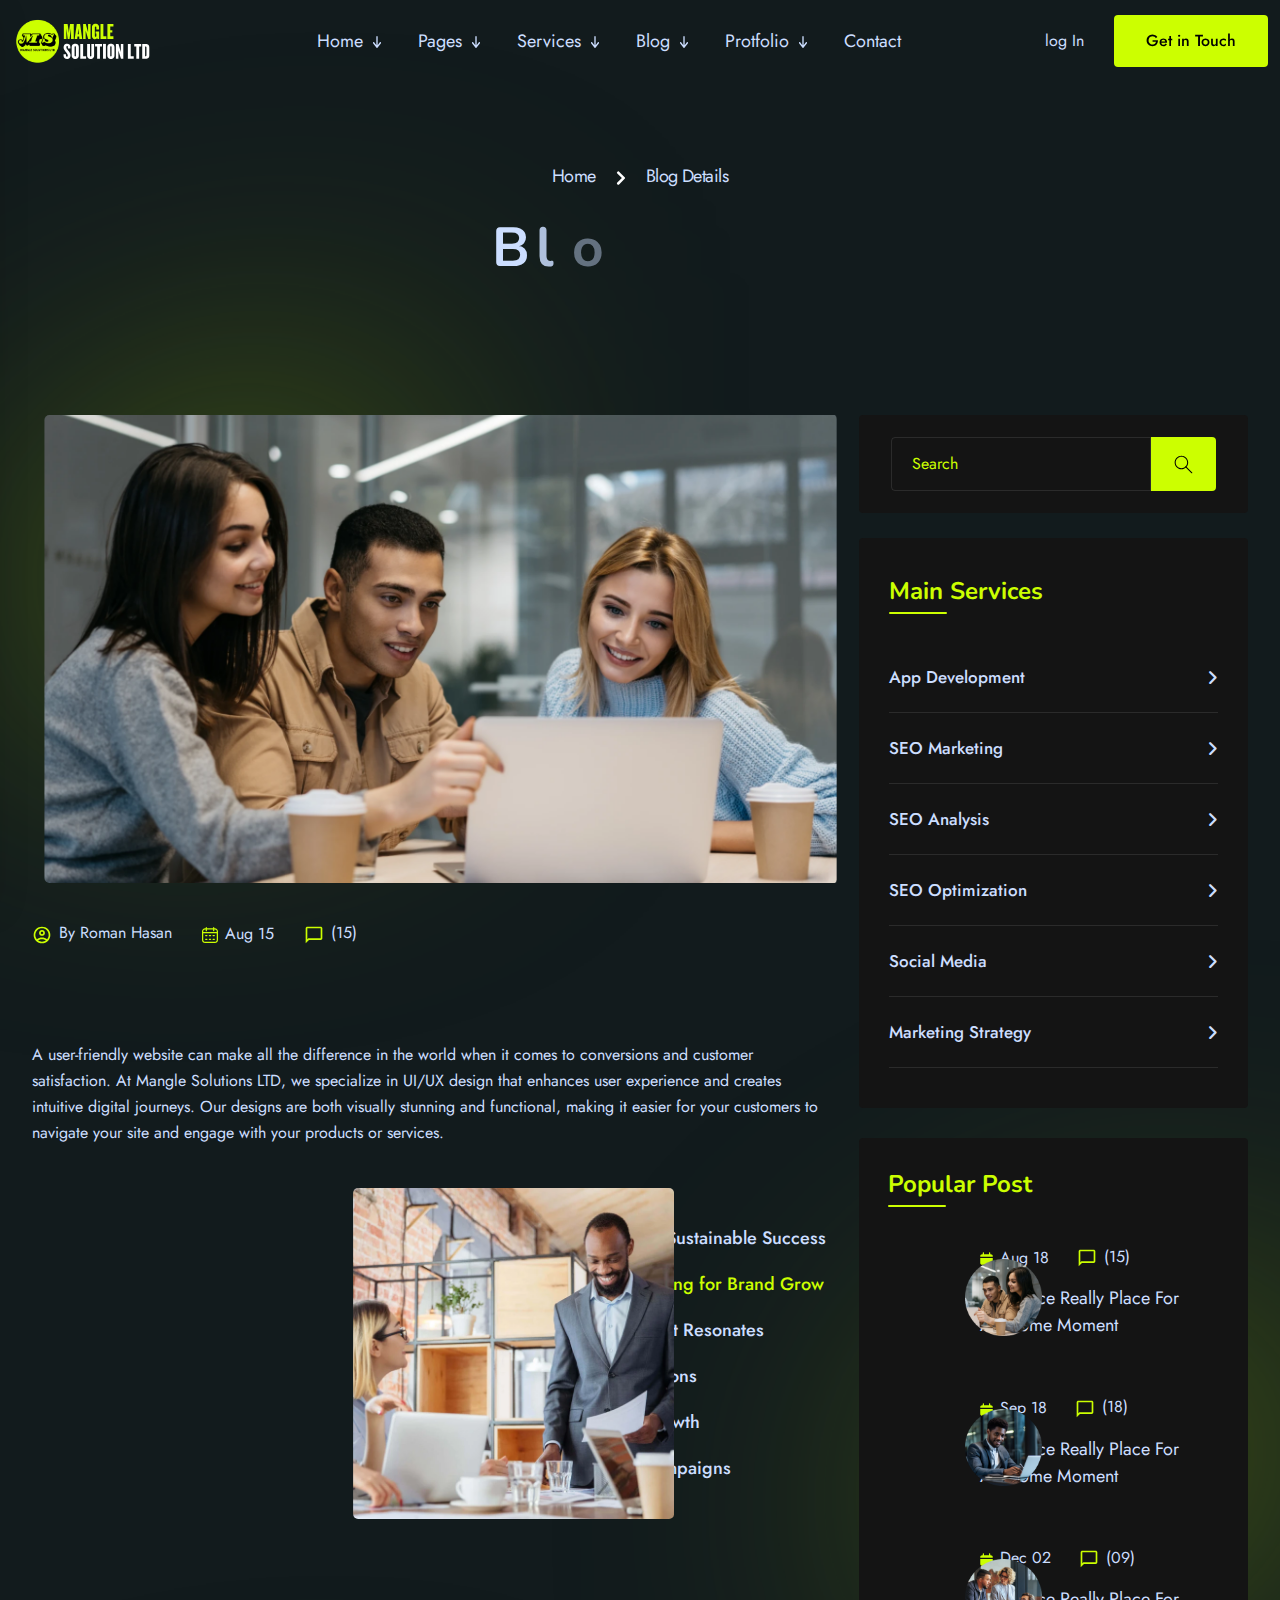
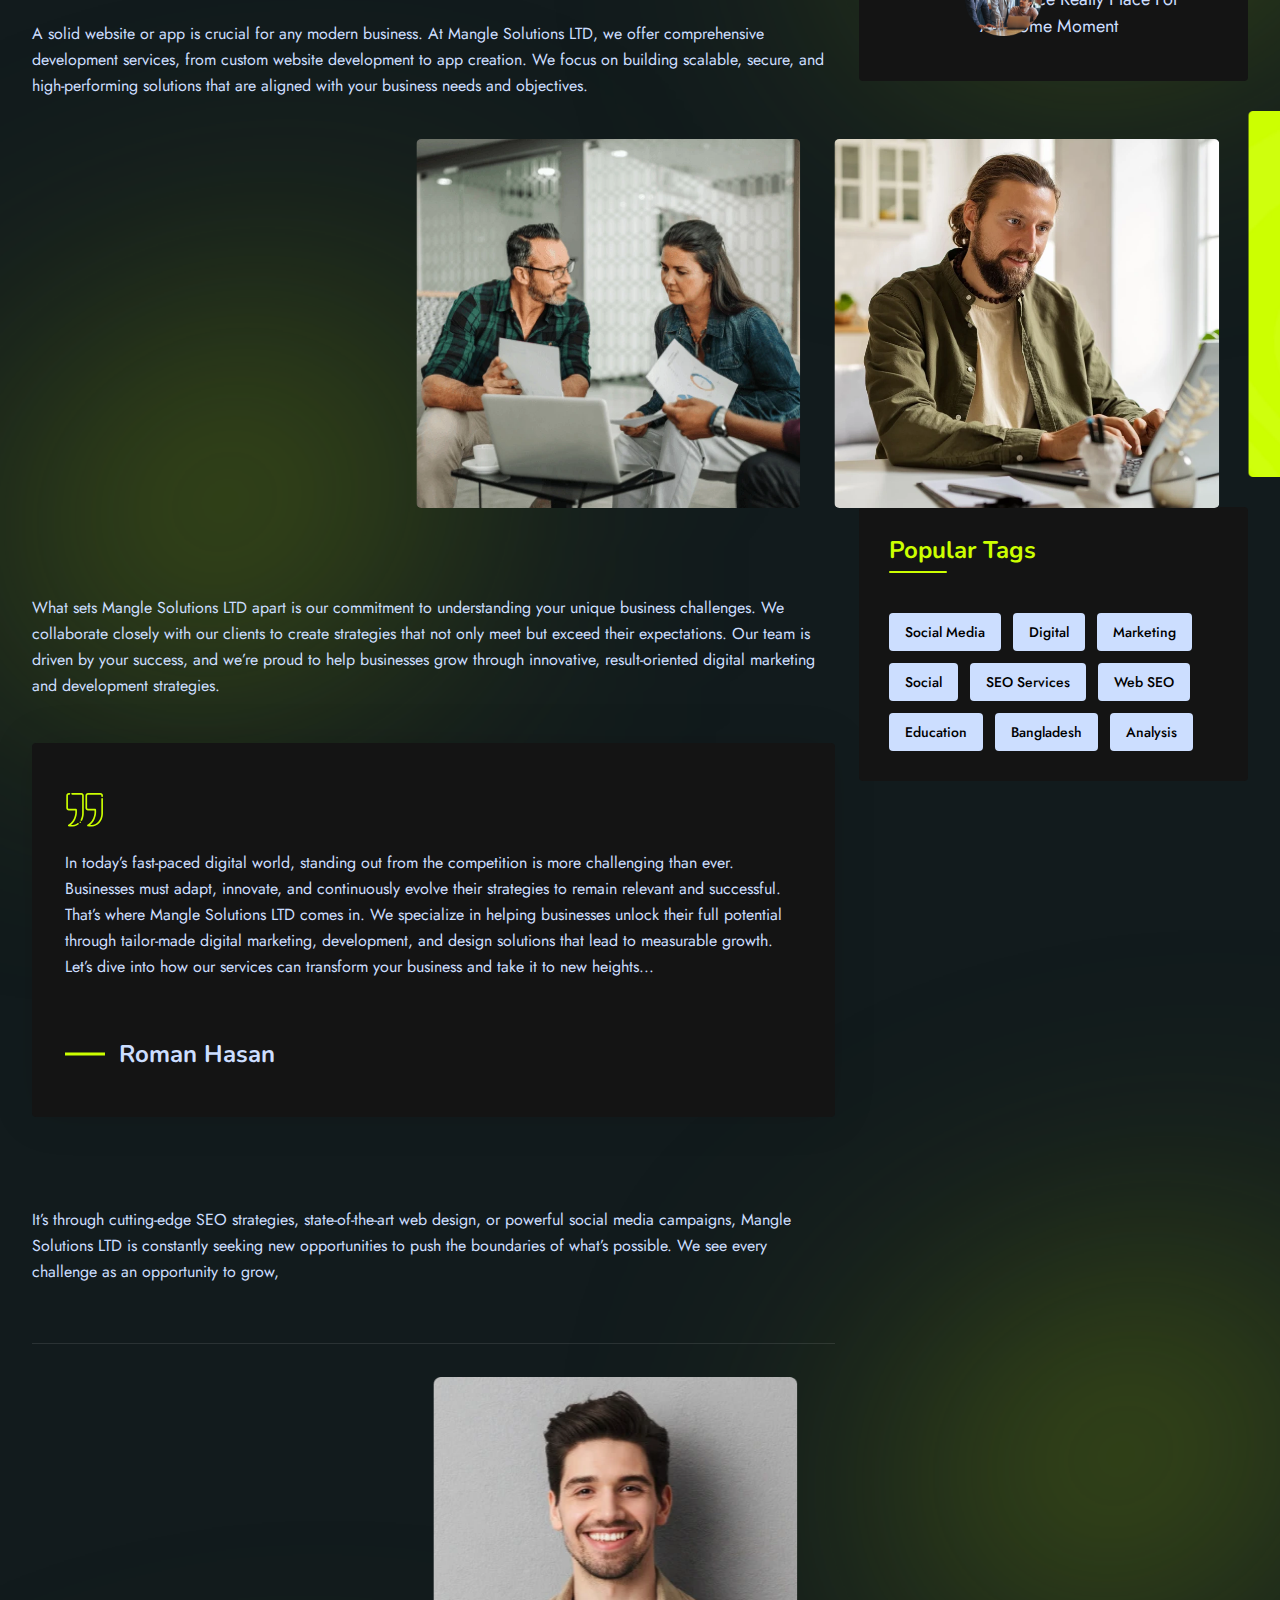
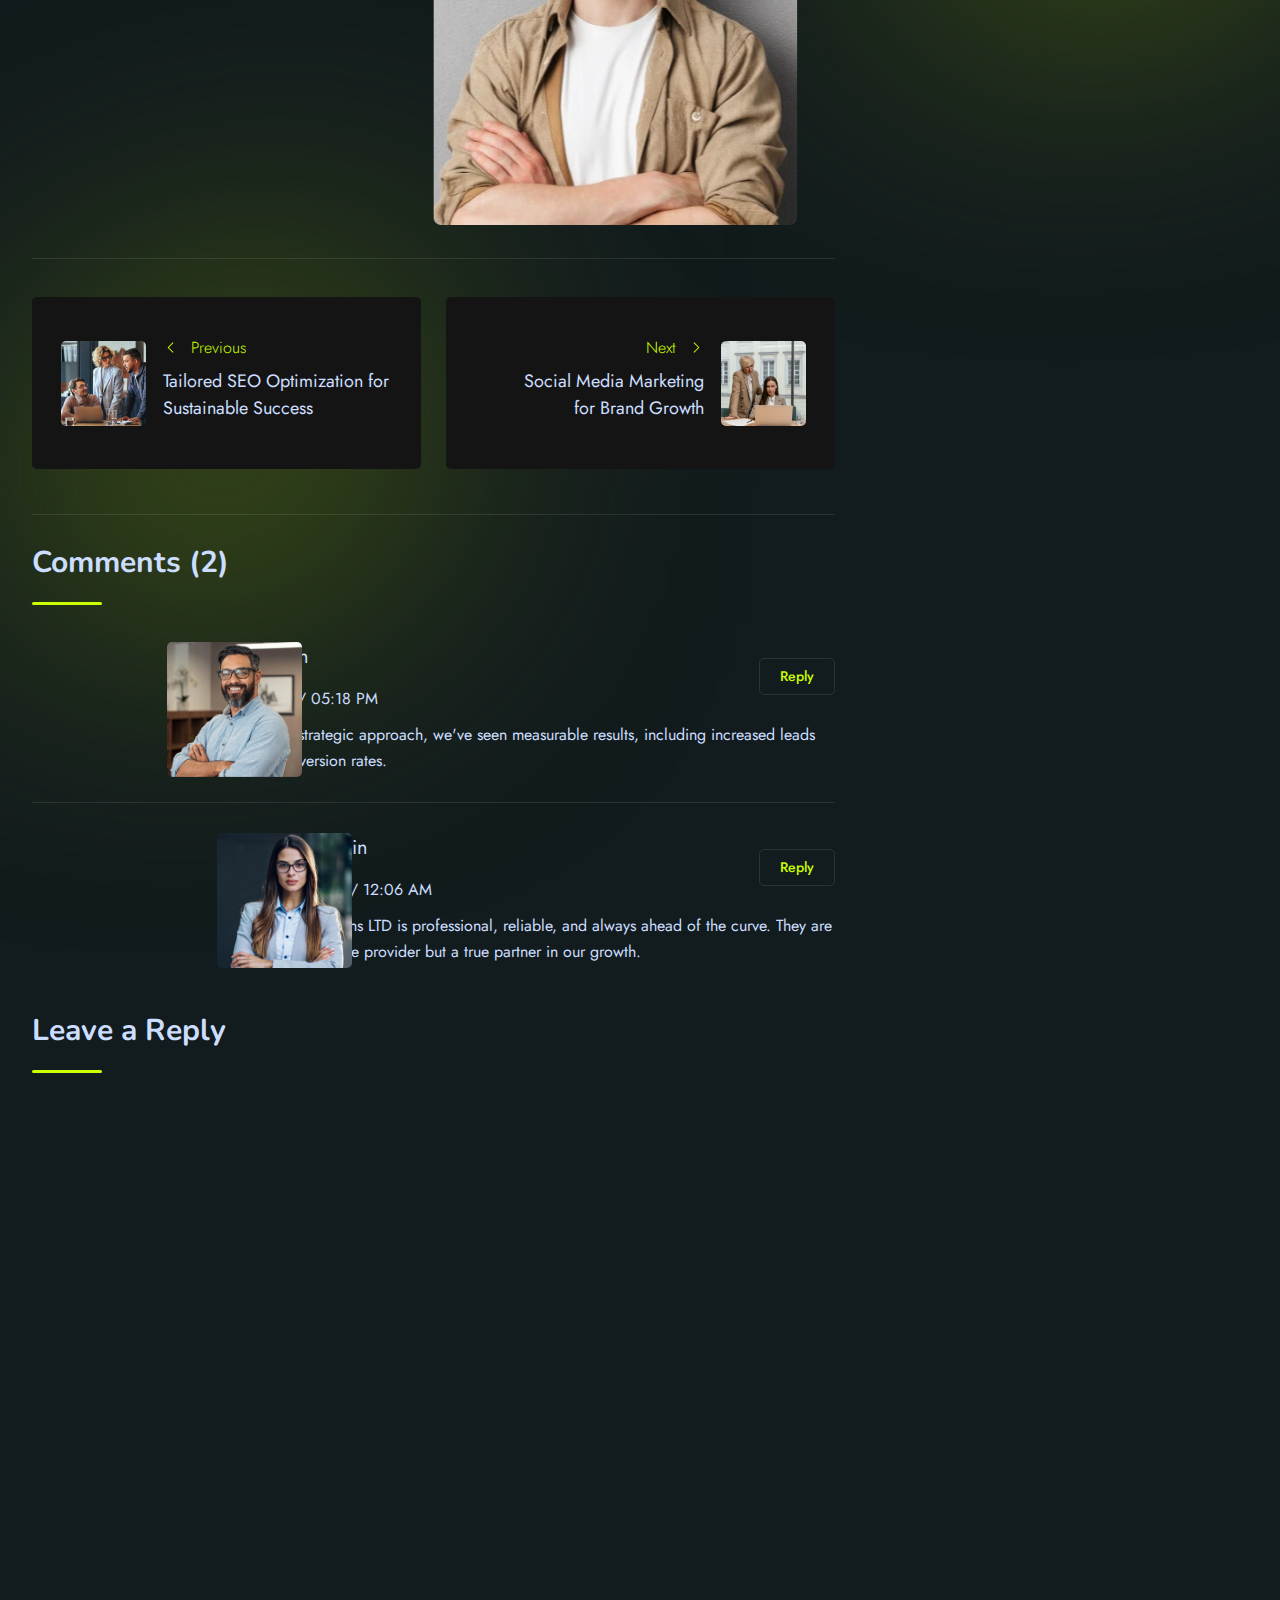
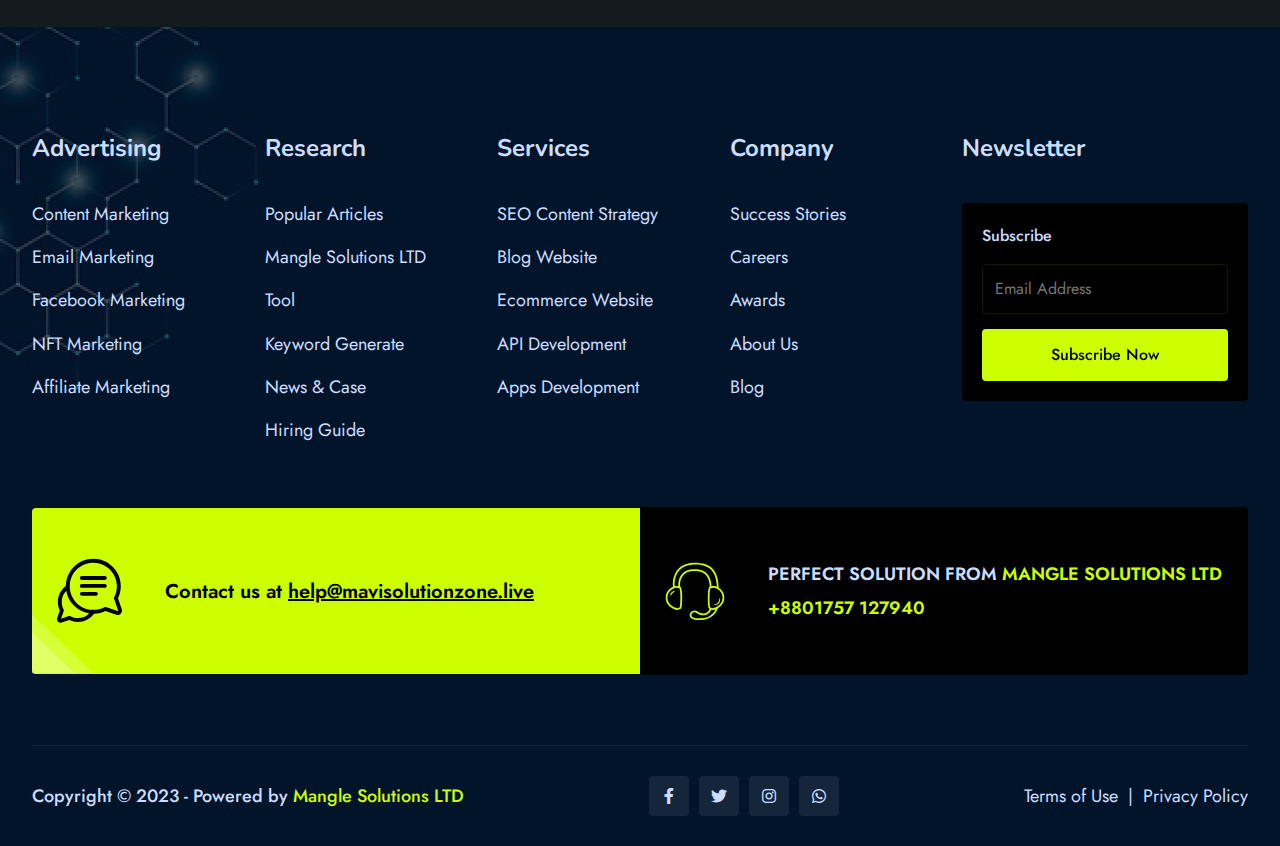
<file: blog-details.html>
<!DOCTYPE html>
<html lang="en">

<head>
    <meta charset="UTF-8">
    <meta http-equiv="X-UA-Compatible" content="IE=edge">
    <meta name="viewport" content="width=device-width, initial-scale=1.0">
    <meta name="facebook-domain-verification" content="7jr7dgviu4955o4fmet2tplhrom7fq" />
    <title>Mangle Solutions LTD - Digital Marketing Agencey</title>    
    <!--Essential css files-->
    <link rel="stylesheet" href="assets/css/all.css">
    <link rel="stylesheet" href="assets/css/bootstrap.min.css">
    <link rel="stylesheet" href="assets/css/jquery-ui.css">
    <link rel="stylesheet" href="assets/css/animate.css">
    <link rel="stylesheet" href="assets/css/swiper.css">
    <link rel="stylesheet" href="assets/css/magnific-popup.css">
    <link rel="stylesheet" href="assets/css/style.css">
    <!--favicon-->
    <link rel="icon" href="assets/images/favicon.png">
</head>

<body>
    <!-- Start Top To Scroll Button -->
    <div id="progress">
        <span id="progress-value"><i class="fa-solid fa-arrow-up"></i></span>
    </div>
    <!-- Start Top To Scroll Button -->

    <!-- Start Header Area1 -->
    <header class="header-area-1 header-sticky">
        <div class="container">
            <div class="header-wrapper">
                <div class="logo">
                    <a href="index.html">
                        <img src="assets/images/logo/logo-1.svg" alt="VRE">
                    </a>
                </div>
                <div class="menu-bar">
                    <a href="#" class="menu-bar-btn">
                        <svg xmlns="http://www.w3.org/2000/svg" width="49" height="15" viewBox="0 0 49 15" fill="#CCDEFF">
                            <line x1="0.249023" y1="1.41577" x2="48.6221" y2="1.41577" stroke="#CCDEFF" stroke-width="2">
                            </line>
                            <line x1="0.249023" y1="13.9224" x2="48.6221" y2="13.9224" stroke="#CCDEFF" stroke-width="2">
                            </line>
                        </svg>
                    </a>
                </div>
                <div class="main-menu main-menu-1">
                    <ul>
                        <li><a href="index.html" class="font-size-1-18 transition-1">Home
                                <span>
                                    <svg width="8" height="14" viewBox="0 0 8 14" fill="none"
                                        xmlns="http://www.w3.org/2000/svg">
                                        <g clip-path="url(#clip0_1_9793)">
                                            <path
                                                d="M3.52937 12.868C3.78979 13.2098 4.21271 13.2098 4.47312 12.868L7.80646 8.49298C8.06687 8.15118 8.06687 7.59611 7.80646 7.25431C7.54604 6.91251 7.12312 6.91251 6.86271 7.25431L4.66687 10.1391L4.66687 1.75001C4.66687 1.26603 4.36896 0.875012 4.00021 0.875012C3.63146 0.875012 3.33354 1.26603 3.33354 1.75001L3.33354 10.1391L1.13771 7.25704C0.87729 6.91525 0.454373 6.91525 0.193956 7.25704C-0.0664601 7.59884 -0.0664602 8.15392 0.193956 8.49571L3.52729 12.8707L3.52937 12.868Z"
                                                fill="#CCDEFF" />
                                        </g>
                                        <defs>
                                            <clipPath id="clip0_1_9793">
                                                <rect width="8" height="14" fill="white"
                                                    transform="translate(8 14) rotate(-180)" />
                                            </clipPath>
                                        </defs>
                                    </svg>
                                </span>
                            </a>
                            <ul class="submenu submenu-1">
                                <li><a href="index.html" class="font-size-1-18">Option-1</a></li>
                                <li><a href="index-2.html" class="font-size-1-18">Option-2</a></li>
                            </ul>
                        </li>
                        <li><a href="about.html" class="font-size-1-18 transition-1">Pages
                                <span>
                                    <svg width="8" height="14" viewBox="0 0 8 14" fill="none"
                                        xmlns="http://www.w3.org/2000/svg">
                                        <g clip-path="url(#clip0_1_9793)">
                                            <path
                                                d="M3.52937 12.868C3.78979 13.2098 4.21271 13.2098 4.47312 12.868L7.80646 8.49298C8.06687 8.15118 8.06687 7.59611 7.80646 7.25431C7.54604 6.91251 7.12312 6.91251 6.86271 7.25431L4.66687 10.1391L4.66687 1.75001C4.66687 1.26603 4.36896 0.875012 4.00021 0.875012C3.63146 0.875012 3.33354 1.26603 3.33354 1.75001L3.33354 10.1391L1.13771 7.25704C0.87729 6.91525 0.454373 6.91525 0.193956 7.25704C-0.0664601 7.59884 -0.0664602 8.15392 0.193956 8.49571L3.52729 12.8707L3.52937 12.868Z"
                                                fill="#CCDEFF" />
                                        </g>
                                        <defs>
                                            <clipPath id="clip0_1_979466">
                                                <rect width="8" height="14" fill="white"
                                                    transform="translate(8 14) rotate(-180)" />
                                            </clipPath>
                                        </defs>
                                    </svg>
                                </span>
                            </a>
                            <ul class="submenu submenu-1">
                                <li><a href="about.html" class="font-size-1-18">About</a></li>
                                <li><a href="privacy.html" class="font-size-1-18">Privacy</a></li>
                                <li><a href="Condition.html" class="font-size-1-18">Condition</a></li>
                                <li><a href="price.html" class="font-size-1-18">Price</a></li>
                            </ul>
                        </li>
                        <li><a href="services.html" class="font-size-1-18 transition-1">Services
                                <span>
                                    <svg width="8" height="14" viewBox="0 0 8 14" fill="none"
                                        xmlns="http://www.w3.org/2000/svg">
                                        <g clip-path="url(#clip0_1_9793)">
                                            <path
                                                d="M3.52937 12.868C3.78979 13.2098 4.21271 13.2098 4.47312 12.868L7.80646 8.49298C8.06687 8.15118 8.06687 7.59611 7.80646 7.25431C7.54604 6.91251 7.12312 6.91251 6.86271 7.25431L4.66687 10.1391L4.66687 1.75001C4.66687 1.26603 4.36896 0.875012 4.00021 0.875012C3.63146 0.875012 3.33354 1.26603 3.33354 1.75001L3.33354 10.1391L1.13771 7.25704C0.87729 6.91525 0.454373 6.91525 0.193956 7.25704C-0.0664601 7.59884 -0.0664602 8.15392 0.193956 8.49571L3.52729 12.8707L3.52937 12.868Z"
                                                fill="#CCDEFF" />
                                        </g>
                                        <defs>
                                            <clipPath id="clip0_1_9794776">
                                                <rect width="8" height="14" fill="white"
                                                    transform="translate(8 14) rotate(-180)" />
                                            </clipPath>
                                        </defs>
                                    </svg>
                                </span>
                            </a>
                            <ul class="submenu submenu-1">
                            <li><a href="services.html" class="font-size-1-18">Services</a></li>
                            </ul>
                        </li>
                        <li><a href="blog-standart.html" class="font-size-1-18 transition-1">Blog
                                <span>
                                    <svg width="8" height="14" viewBox="0 0 8 14" fill="none"
                                        xmlns="http://www.w3.org/2000/svg">
                                        <g clip-path="url(#clip0_1_9793)">
                                            <path
                                                d="M3.52937 12.868C3.78979 13.2098 4.21271 13.2098 4.47312 12.868L7.80646 8.49298C8.06687 8.15118 8.06687 7.59611 7.80646 7.25431C7.54604 6.91251 7.12312 6.91251 6.86271 7.25431L4.66687 10.1391L4.66687 1.75001C4.66687 1.26603 4.36896 0.875012 4.00021 0.875012C3.63146 0.875012 3.33354 1.26603 3.33354 1.75001L3.33354 10.1391L1.13771 7.25704C0.87729 6.91525 0.454373 6.91525 0.193956 7.25704C-0.0664601 7.59884 -0.0664602 8.15392 0.193956 8.49571L3.52729 12.8707L3.52937 12.868Z"
                                                fill="#CCDEFF" />
                                        </g>
                                        <defs>
                                            <clipPath id="clip0_1_979477">
                                                <rect width="8" height="14" fill="white"
                                                    transform="translate(8 14) rotate(-180)" />
                                            </clipPath>
                                        </defs>
                                    </svg>
                                </span>
                            </a>
                            <ul class="submenu submenu-1">
                                <li><a href="blog-standart.html" class="font-size-1-18">Blog Standart</a></li>
                                <li><a href="blog-details.html" class="font-size-1-18">Blog Details</a></li>
                            </ul>
                        </li>
                        <li><a href="project-details.html" class="font-size-1-18 transition-1">Protfolio
                                <span>
                                    <svg width="8" height="14" viewBox="0 0 8 14" fill="none"
                                        xmlns="http://www.w3.org/2000/svg">
                                        <g clip-path="url(#clip0_1_9793)">
                                            <path
                                                d="M3.52937 12.868C3.78979 13.2098 4.21271 13.2098 4.47312 12.868L7.80646 8.49298C8.06687 8.15118 8.06687 7.59611 7.80646 7.25431C7.54604 6.91251 7.12312 6.91251 6.86271 7.25431L4.66687 10.1391L4.66687 1.75001C4.66687 1.26603 4.36896 0.875012 4.00021 0.875012C3.63146 0.875012 3.33354 1.26603 3.33354 1.75001L3.33354 10.1391L1.13771 7.25704C0.87729 6.91525 0.454373 6.91525 0.193956 7.25704C-0.0664601 7.59884 -0.0664602 8.15392 0.193956 8.49571L3.52729 12.8707L3.52937 12.868Z"
                                                fill="#CCDEFF" />
                                        </g>
                                        <defs>
                                            <clipPath id="clip0_1_9795">
                                                <rect width="8" height="14" fill="white"
                                                    transform="translate(8 14) rotate(-180)" />
                                            </clipPath>
                                        </defs>
                                    </svg>
                                </span>
                            </a>
                            <ul class="submenu submenu-1">
                                <li><a href="project-grid.html" class="font-size-1-18">Portfolio Grid</a></li>
                                <li><a href="project-details.html" class="font-size-1-18">Portfolio Details</a></li>
                            </ul>
                        </li>
                        <li><a href="contact.html" class="font-size-1-18 transition-1">Contact
                            </a></li>
                    </ul>
                </div>
                <div class="get-in-touch">
                    <a href="contact.html">
                        <span class="text-color">
                            log In
                        </span>
                    </a>
                    <a href="contact.html" class="font-size-1-20 btn-1">Get in Touch</a>
                </div>
    
            </div>
        </div>
    </header>
    <!-- End Header Area1 -->

    <!-- Start Search Bar Popup Home 2 -->
    <div class="search-bar home-1">
        <div class="search">
            <form action="#">
                <input type="text" placeholder="Search Here ....">
                <input type="submit" value="Search" class="btn-primary-style btn-2 hero-info-btn btn-3 btn-4">
            </form>
        </div>
        <a href="javascript:void(0)" class="search-popup-close"><i class="fa-solid fa-xmark"></i></a>
    </div>
    <!-- End Search Bar Popup Home 2 -->

    <!-- Start Mobile Menu Home 1 -->
    <div class="nft-mobile-menu">
        <button class="close-menu float-end"><i class="fa-solid fa-xmark"></i></button>
        <a class='mobile-menu-logo' href="index.html"><img src="assets/images/logo/logo-1.svg" alt="VRE"></a>
        <ul>
            <li class="has-submenu"><a href="javascript:void(0)">Home</a>
                <ul class="submenu-wrapper">
                    <li><a href="index.html">Home Page 1</a></li>
                    <li><a href="index-2.html">Home Page 2</a></li>
                </ul>
            </li>
             <li class="has-submenu"><a href="javascript:void(0)">Pages</a>
                <ul class="submenu-wrapper">
                    <li><a href="about.html" class="font-size-1-18">About</a></li>
                    <li><a href="privacy.html" class="font-size-1-18">Privacy</a></li>
                    <li><a href="Condition.html" class="font-size-1-18">Condition</a></li>
                    <li><a href="price.html" class="font-size-1-18">Price</a></li>
                </ul>
            </li>
            <li class="has-submenu"><a href="javascript:void(0)">services</a>
                <ul class="submenu-wrapper">
                    <li><a href="services.html" class="font-size-1-18">Services</a></li>
                </ul>
            </li>
            <li class="has-submenu"><a href="javascript:void(0)">Blog</a>
                <ul class="submenu-wrapper">
                    <li><a href="blog-standart.html" class="font-size-1-18">Blog Standart</a></li>
                    <li><a href="blog-details.html" class="font-size-1-18">Blog Details</a></li>
                </ul>
            </li>
            <li class="has-submenu"><a href="javascript:void(0)">Portfolio</a>
                <ul class="submenu-wrapper">
                    <li><a href="project-grid.html" class="font-size-1-18">Portfolio Grid</a></li>
                    <li><a href="project-details.html" class="font-size-1-18">Portfolio Details</a></li>
                </ul>
            </li>
            <li class="has-submenu"><a href="contact.html">Contact</a>
            </li>
        </ul>
        <div class="search-form">
            <form action="#">
                <input type="text" placeholder="Search...">
                <button type="submit" class="border-0">Go</button>
            </form>
        </div>
        <div class="phone-number-mobile-menu">
            <a href="#">+8801757 127940</a>
        </div>
        <div class="mobile-menu-copy-right-text">
            <p><span>© 2023</span> Mangle Solutions LTD . All Rights Reserved.</p>
        </div>
    </div>
    <!-- End Mobile Menu Home 1 -->

    <!-- Start Bread Crumb Area Home 1 -->
    <section class="bread-crumb-area">
        <div class="container">
            <div class="bread-crumb-wrapper">
                <a href="index.html">Home</a>
                <span>
                    <svg width="10" height="14" viewBox="0 0 10 14" fill="none" xmlns="http://www.w3.org/2000/svg">
                        <path
                            d="M8.90625 7.53125L2.84375 13.625C2.53125 13.9062 2.0625 13.9062 1.78125 13.625L1.0625 12.9062C0.78125 12.625 0.78125 12.1562 1.0625 11.8438L5.875 7L1.0625 2.1875C0.78125 1.875 0.78125 1.40625 1.0625 1.125L1.78125 0.40625C2.0625 0.125 2.53125 0.125 2.84375 0.40625L8.90625 6.5C9.1875 6.78125 9.1875 7.25 8.90625 7.53125Z"
                            fill="white" />
                    </svg>
                </span>
                <a href="#" class="current-page">Blog Details</a>
            </div>
            <div class="bread-crumb-title">
                <h2 class="split-collab">Blog Details</h2>
            </div>
        </div>
    </section>
    <!-- End Bread Crumb Area Home 1 -->

    <!-- Start Blog Details Area -->
    <section class="blog-details-area">
        <img src="assets/images/shep/bg-blur-shep-1.png" alt="VRE" class="blog-details-area-shep-1 blur-1">
        <img src="assets/images/shep/bg-blur-shep-1.png" alt="VRE" class="blog-details-area-shep-2 blur-1">
        <img src="assets/images/shep/bg-blur-shep-1.png" alt="VRE" class="blog-details-area-shep-3 blur-1">
        <img src="assets/images/shep/bg-blur-shep-1.png" alt="VRE" class="blog-details-area-shep-4 blur-1">
        <img src="assets/images/shep/bg-blur-shep-1.png" alt="VRE" class="blog-details-area-shep-5 blur-1">
        <div class="container">
            <div class="row">
                <div class="col-xl-8 col-lg-8">
                    <div class="blog-details-inner">
                        <div class="blog-details-banner vre-reveal-one">
                            <img src="assets/images/blog-details/blog-details-banner-1.webp" alt="VRE"
                                class="vre-reveal-image-one">
                        </div>
                        <div class="blog-details-banner-meta">
                            <span class="font-size-1-16">
                                <svg width="20" height="20" viewBox="0 0 20 20" fill="none"
                                    xmlns="http://www.w3.org/2000/svg">
                                    <mask id="mask0_1_12452" style="mask-type:alpha" maskUnits="userSpaceOnUse" x="0"
                                        y="0" width="20" height="20">
                                        <rect width="20" height="20" fill="#D9D9D9" />
                                    </mask>
                                    <g mask="url(#mask0_1_12452)">
                                        <path
                                            d="M4.8724 14.2498C5.58073 13.7082 6.3724 13.2811 7.2474 12.9686C8.1224 12.6561 9.03906 12.4998 9.9974 12.4998C10.9557 12.4998 11.8724 12.6561 12.7474 12.9686C13.6224 13.2811 14.4141 13.7082 15.1224 14.2498C15.6085 13.6804 15.987 13.0346 16.2578 12.3123C16.5286 11.5901 16.6641 10.8193 16.6641 9.99984C16.6641 8.15262 16.0148 6.5797 14.7161 5.28109C13.4175 3.98248 11.8446 3.33317 9.9974 3.33317C8.15017 3.33317 6.57726 3.98248 5.27865 5.28109C3.98003 6.5797 3.33073 8.15262 3.33073 9.99984C3.33073 10.8193 3.46615 11.5901 3.73698 12.3123C4.00781 13.0346 4.38628 13.6804 4.8724 14.2498ZM9.9974 10.8332C9.17795 10.8332 8.48698 10.5519 7.92448 9.98942C7.36198 9.42692 7.08073 8.73595 7.08073 7.9165C7.08073 7.09706 7.36198 6.40609 7.92448 5.84359C8.48698 5.28109 9.17795 4.99984 9.9974 4.99984C10.8168 4.99984 11.5078 5.28109 12.0703 5.84359C12.6328 6.40609 12.9141 7.09706 12.9141 7.9165C12.9141 8.73595 12.6328 9.42692 12.0703 9.98942C11.5078 10.5519 10.8168 10.8332 9.9974 10.8332ZM9.9974 18.3332C8.84462 18.3332 7.76128 18.1144 6.7474 17.6769C5.73351 17.2394 4.85156 16.6457 4.10156 15.8957C3.35156 15.1457 2.75781 14.2637 2.32031 13.2498C1.88281 12.2359 1.66406 11.1526 1.66406 9.99984C1.66406 8.84706 1.88281 7.76373 2.32031 6.74984C2.75781 5.73595 3.35156 4.854 4.10156 4.104C4.85156 3.354 5.73351 2.76025 6.7474 2.32275C7.76128 1.88525 8.84462 1.6665 9.9974 1.6665C11.1502 1.6665 12.2335 1.88525 13.2474 2.32275C14.2613 2.76025 15.1432 3.354 15.8932 4.104C16.6432 4.854 17.237 5.73595 17.6745 6.74984C18.112 7.76373 18.3307 8.84706 18.3307 9.99984C18.3307 11.1526 18.112 12.2359 17.6745 13.2498C17.237 14.2637 16.6432 15.1457 15.8932 15.8957C15.1432 16.6457 14.2613 17.2394 13.2474 17.6769C12.2335 18.1144 11.1502 18.3332 9.9974 18.3332ZM9.9974 16.6665C10.7335 16.6665 11.428 16.5589 12.0807 16.3436C12.7335 16.1283 13.3307 15.8193 13.8724 15.4165C13.3307 15.0137 12.7335 14.7047 12.0807 14.4894C11.428 14.2741 10.7335 14.1665 9.9974 14.1665C9.26128 14.1665 8.56684 14.2741 7.91406 14.4894C7.26128 14.7047 6.66406 15.0137 6.1224 15.4165C6.66406 15.8193 7.26128 16.1283 7.91406 16.3436C8.56684 16.5589 9.26128 16.6665 9.9974 16.6665ZM9.9974 9.1665C10.3585 9.1665 10.6571 9.04845 10.8932 8.81234C11.1293 8.57623 11.2474 8.27762 11.2474 7.9165C11.2474 7.55539 11.1293 7.25678 10.8932 7.02067C10.6571 6.78456 10.3585 6.6665 9.9974 6.6665C9.63628 6.6665 9.33767 6.78456 9.10156 7.02067C8.86545 7.25678 8.7474 7.55539 8.7474 7.9165C8.7474 8.27762 8.86545 8.57623 9.10156 8.81234C9.33767 9.04845 9.63628 9.1665 9.9974 9.1665Z"
                                            fill="#CCFF00" />
                                    </g>
                                </svg>
                                By Roman Hasan
                            </span>
                            <span class="font-size-1-16">
                                <svg width="16" height="16" viewBox="0 0 16 16" fill="none"
                                    xmlns="http://www.w3.org/2000/svg">
                                    <path
                                        d="M12.9109 1.23203H12.3141V0.62814C12.3141 0.283106 12.0344 0.00341797 11.6894 0.00341797C11.3444 0.00341797 11.0647 0.283106 11.0647 0.62814V1.23203H4.9353V0.62814C4.9353 0.283106 4.65561 0.00341797 4.31058 0.00341797C3.96555 0.00341797 3.68586 0.283106 3.68586 0.62814V1.23203H3.08909C1.38576 1.23203 0 2.61779 0 4.32109V12.9072C0 14.6105 1.38576 15.9963 3.08909 15.9963H12.9109C14.6142 15.9963 16 14.6105 16 12.9072V4.32109C16 2.61779 14.6142 1.23203 12.9109 1.23203ZM3.08909 2.48147H3.68586V3.69968C3.68586 4.04471 3.96555 4.3244 4.31058 4.3244C4.65561 4.3244 4.9353 4.04471 4.9353 3.69968V2.48147H11.0647V3.69968C11.0647 4.04471 11.3444 4.3244 11.6894 4.3244C12.0345 4.3244 12.3141 4.04471 12.3141 3.69968V2.48147H12.9109C13.9253 2.48147 14.7506 3.30673 14.7506 4.32109V4.91789H1.24944V4.32109C1.24944 3.30673 2.0747 2.48147 3.08909 2.48147ZM12.9109 14.7469H3.08909C2.0747 14.7469 1.24944 13.9216 1.24944 12.9072V6.16733H14.7506V12.9072C14.7506 13.9216 13.9253 14.7469 12.9109 14.7469ZM5.54962 8.62458C5.54962 8.96961 5.26993 9.2493 4.9249 9.2493H3.69629C3.35126 9.2493 3.07157 8.96961 3.07157 8.62458C3.07157 8.27954 3.35126 7.99986 3.69629 7.99986H4.9249C5.2699 7.99986 5.54962 8.27954 5.54962 8.62458ZM12.9285 8.62458C12.9285 8.96961 12.6488 9.2493 12.3037 9.2493H11.0751C10.7301 9.2493 10.4504 8.96961 10.4504 8.62458C10.4504 8.27954 10.7301 7.99986 11.0751 7.99986H12.3037C12.6487 7.99986 12.9285 8.27954 12.9285 8.62458ZM9.23548 8.62458C9.23548 8.96961 8.95579 9.2493 8.61076 9.2493H7.38215C7.03712 9.2493 6.75743 8.96961 6.75743 8.62458C6.75743 8.27954 7.03712 7.99986 7.38215 7.99986H8.61076C8.95576 7.99986 9.23548 8.27954 9.23548 8.62458ZM5.54962 12.3104C5.54962 12.6555 5.26993 12.9352 4.9249 12.9352H3.69629C3.35126 12.9352 3.07157 12.6555 3.07157 12.3104C3.07157 11.9654 3.35126 11.6857 3.69629 11.6857H4.9249C5.2699 11.6857 5.54962 11.9654 5.54962 12.3104ZM12.9285 12.3104C12.9285 12.6555 12.6488 12.9352 12.3037 12.9352H11.0751C10.7301 12.9352 10.4504 12.6555 10.4504 12.3104C10.4504 11.9654 10.7301 11.6857 11.0751 11.6857H12.3037C12.6487 11.6857 12.9285 11.9654 12.9285 12.3104ZM9.23548 12.3104C9.23548 12.6555 8.95579 12.9352 8.61076 12.9352H7.38215C7.03712 12.9352 6.75743 12.6555 6.75743 12.3104C6.75743 11.9654 7.03712 11.6857 7.38215 11.6857H8.61076C8.95576 11.6857 9.23548 11.9654 9.23548 12.3104Z"
                                        fill="#CCFF00" />
                                </svg>
                                Aug 15
                            </span>
                            <span class="font-size-1-16">
                                <svg width="20" height="20" viewBox="0 0 20 20" fill="none"
                                    xmlns="http://www.w3.org/2000/svg">
                                    <mask id="mask0_1_12456" style="mask-type:alpha" maskUnits="userSpaceOnUse" x="0"
                                        y="0" width="20" height="20">
                                        <rect width="20" height="20" fill="#D9D9D9" />
                                    </mask>
                                    <g mask="url(#mask0_1_12456)">
                                        <path
                                            d="M1.66406 18.3332V3.33317C1.66406 2.87484 1.8274 2.48234 2.15406 2.15567C2.48017 1.82956 2.8724 1.6665 3.33073 1.6665H16.6641C17.1224 1.6665 17.5149 1.82956 17.8416 2.15567C18.1677 2.48234 18.3307 2.87484 18.3307 3.33317V13.3332C18.3307 13.7915 18.1677 14.184 17.8416 14.5107C17.5149 14.8368 17.1224 14.9998 16.6641 14.9998H4.9974L1.66406 18.3332ZM3.33073 14.3123L4.3099 13.3332H16.6641V3.33317H3.33073V14.3123Z"
                                            fill="#CCFF00" />
                                    </g>
                                </svg>
                                (15)
                            </span>
                        </div>
                        <h4 class="font-size-1-35 split-collab">UI/UX Design for an Exceptional User Experience</h4>
                        <p class="font-size-1-16">A user-friendly website can make all the difference in the world when it comes to conversions
                            and customer satisfaction. At Mangle Solutions LTD, we specialize in UI/UX design that 
                            enhances user experience and creates intuitive digital journeys. Our designs are both 
                            visually stunning and functional, making it easier for your customers to navigate your 
                            site and engage with your products or services.</p>
                        <div class="blog-details-post-wrapper">
                            <div class="blog-details-post-1">
                                <div class="blog-details-post-1-banner vre-reveal-one">
                                    <img src="assets/images/blog-details/blog-details-post-1.webp" alt="VRE"
                                        class="vre-reveal-image-one">
                                </div>
                                <ul>
                                    <li>
                                        <svg width="25" height="25" viewBox="0 0 25 25" fill="none"
                                            xmlns="http://www.w3.org/2000/svg">
                                            <g clip-path="url(#clip0_1_12477)">
                                                <path
                                                    d="M24.2867 3.41785C23.919 3.04945 23.3222 3.04881 22.9545 3.41629L11.6511 14.6898L7.57286 10.2605C7.22047 9.87796 6.62467 9.85316 6.24152 10.2055C5.85865 10.5579 5.83414 11.154 6.18654 11.5368L10.929 16.6873C11.1027 16.8761 11.3458 16.9857 11.6021 16.991C11.6089 16.9913 11.6156 16.9913 11.6222 16.9913C11.8713 16.9913 12.1109 16.8924 12.2874 16.7165L24.2849 4.75042C24.6536 4.38299 24.6542 3.78626 24.2867 3.41785Z"
                                                    fill="#CCDEFF" />
                                                <path
                                                    d="M24.0578 11.5578C23.5374 11.5578 23.1156 11.9795 23.1156 12.5C23.1156 18.3537 18.3537 23.1156 12.5 23.1156C6.64668 23.1156 1.88442 18.3537 1.88442 12.5C1.88442 6.64668 6.64668 1.88442 12.5 1.88442C13.0204 1.88442 13.4422 1.46265 13.4422 0.942236C13.4422 0.421777 13.0204 0 12.5 0C5.60742 0 0 5.60742 0 12.5C0 19.3923 5.60742 25 12.5 25C19.3923 25 25 19.3923 25 12.5C25 11.9796 24.5782 11.5578 24.0578 11.5578Z"
                                                    fill="#CCDEFF" />
                                            </g>
                                            <defs>
                                                <clipPath id="clip0_1_124776">
                                                    <rect width="25" height="25" fill="white" />
                                                </clipPath>
                                            </defs>
                                        </svg>
                                        <span class="font-size-1-18">Tailored SEO Optimization for Sustainable Success</span>
                                    </li>
                                    <li>
                                        <svg width="25" height="25" viewBox="0 0 25 25" fill="none"
                                            xmlns="http://www.w3.org/2000/svg">
                                            <g clip-path="url(#clip0_1_12477)">
                                                <path
                                                    d="M24.2867 3.41785C23.919 3.04945 23.3222 3.04881 22.9545 3.41629L11.6511 14.6898L7.57286 10.2605C7.22047 9.87796 6.62467 9.85316 6.24152 10.2055C5.85865 10.5579 5.83414 11.154 6.18654 11.5368L10.929 16.6873C11.1027 16.8761 11.3458 16.9857 11.6021 16.991C11.6089 16.9913 11.6156 16.9913 11.6222 16.9913C11.8713 16.9913 12.1109 16.8924 12.2874 16.7165L24.2849 4.75042C24.6536 4.38299 24.6542 3.78626 24.2867 3.41785Z"
                                                    fill="#CCDEFF" />
                                                <path
                                                    d="M24.0578 11.5578C23.5374 11.5578 23.1156 11.9795 23.1156 12.5C23.1156 18.3537 18.3537 23.1156 12.5 23.1156C6.64668 23.1156 1.88442 18.3537 1.88442 12.5C1.88442 6.64668 6.64668 1.88442 12.5 1.88442C13.0204 1.88442 13.4422 1.46265 13.4422 0.942236C13.4422 0.421777 13.0204 0 12.5 0C5.60742 0 0 5.60742 0 12.5C0 19.3923 5.60742 25 12.5 25C19.3923 25 25 19.3923 25 12.5C25 11.9796 24.5782 11.5578 24.0578 11.5578Z"
                                                    fill="#CCDEFF" />
                                            </g>
                                            <defs>
                                                <clipPath id="clip0_1_12477666666666">
                                                    <rect width="25" height="25" fill="white" />
                                                </clipPath>
                                            </defs>
                                        </svg>
                                        <span class="font-size-1-18">Engaging Social Media Marketing for Brand Grow</span>
                                    </li>
                                    <li>
                                        <svg width="25" height="25" viewBox="0 0 25 25" fill="none"
                                            xmlns="http://www.w3.org/2000/svg">
                                            <g clip-path="url(#clip0_1_12477)">
                                                <path
                                                    d="M24.2867 3.41785C23.919 3.04945 23.3222 3.04881 22.9545 3.41629L11.6511 14.6898L7.57286 10.2605C7.22047 9.87796 6.62467 9.85316 6.24152 10.2055C5.85865 10.5579 5.83414 11.154 6.18654 11.5368L10.929 16.6873C11.1027 16.8761 11.3458 16.9857 11.6021 16.991C11.6089 16.9913 11.6156 16.9913 11.6222 16.9913C11.8713 16.9913 12.1109 16.8924 12.2874 16.7165L24.2849 4.75042C24.6536 4.38299 24.6542 3.78626 24.2867 3.41785Z"
                                                    fill="#CCDEFF" />
                                                <path
                                                    d="M24.0578 11.5578C23.5374 11.5578 23.1156 11.9795 23.1156 12.5C23.1156 18.3537 18.3537 23.1156 12.5 23.1156C6.64668 23.1156 1.88442 18.3537 1.88442 12.5C1.88442 6.64668 6.64668 1.88442 12.5 1.88442C13.0204 1.88442 13.4422 1.46265 13.4422 0.942236C13.4422 0.421777 13.0204 0 12.5 0C5.60742 0 0 5.60742 0 12.5C0 19.3923 5.60742 25 12.5 25C19.3923 25 25 19.3923 25 12.5C25 11.9796 24.5782 11.5578 24.0578 11.5578Z"
                                                    fill="#CCDEFF" />
                                            </g>
                                            <defs>
                                                <clipPath id="clip0_1_1247766">
                                                    <rect width="25" height="25" fill="white" />
                                                </clipPath>
                                            </defs>
                                        </svg>
                                        <span class="font-size-1-18">Creative Content Marketing that Resonates</span>
                                    </li>
                                    <li>
                                        <svg width="25" height="25" viewBox="0 0 25 25" fill="none"
                                            xmlns="http://www.w3.org/2000/svg">
                                            <g clip-path="url(#clip0_1_12477)">
                                                <path
                                                    d="M24.2867 3.41785C23.919 3.04945 23.3222 3.04881 22.9545 3.41629L11.6511 14.6898L7.57286 10.2605C7.22047 9.87796 6.62467 9.85316 6.24152 10.2055C5.85865 10.5579 5.83414 11.154 6.18654 11.5368L10.929 16.6873C11.1027 16.8761 11.3458 16.9857 11.6021 16.991C11.6089 16.9913 11.6156 16.9913 11.6222 16.9913C11.8713 16.9913 12.1109 16.8924 12.2874 16.7165L24.2849 4.75042C24.6536 4.38299 24.6542 3.78626 24.2867 3.41785Z"
                                                    fill="#CCDEFF" />
                                                <path
                                                    d="M24.0578 11.5578C23.5374 11.5578 23.1156 11.9795 23.1156 12.5C23.1156 18.3537 18.3537 23.1156 12.5 23.1156C6.64668 23.1156 1.88442 18.3537 1.88442 12.5C1.88442 6.64668 6.64668 1.88442 12.5 1.88442C13.0204 1.88442 13.4422 1.46265 13.4422 0.942236C13.4422 0.421777 13.0204 0 12.5 0C5.60742 0 0 5.60742 0 12.5C0 19.3923 5.60742 25 12.5 25C19.3923 25 25 19.3923 25 12.5C25 11.9796 24.5782 11.5578 24.0578 11.5578Z"
                                                    fill="#CCDEFF" />
                                            </g>
                                            <defs>
                                                <clipPath id="clip0_1_124776666">
                                                    <rect width="25" height="25" fill="white" />
                                                </clipPath>
                                            </defs>
                                        </svg>
                                        <span class="font-size-1-18">End-to-End Development Solutions</span>
                                    </li>
                                    <li>
                                        <svg width="25" height="25" viewBox="0 0 25 25" fill="none"
                                            xmlns="http://www.w3.org/2000/svg">
                                            <g clip-path="url(#clip0_1_12477)">
                                                <path
                                                    d="M24.2867 3.41785C23.919 3.04945 23.3222 3.04881 22.9545 3.41629L11.6511 14.6898L7.57286 10.2605C7.22047 9.87796 6.62467 9.85316 6.24152 10.2055C5.85865 10.5579 5.83414 11.154 6.18654 11.5368L10.929 16.6873C11.1027 16.8761 11.3458 16.9857 11.6021 16.991C11.6089 16.9913 11.6156 16.9913 11.6222 16.9913C11.8713 16.9913 12.1109 16.8924 12.2874 16.7165L24.2849 4.75042C24.6536 4.38299 24.6542 3.78626 24.2867 3.41785Z"
                                                    fill="#CCDEFF" />
                                                <path
                                                    d="M24.0578 11.5578C23.5374 11.5578 23.1156 11.9795 23.1156 12.5C23.1156 18.3537 18.3537 23.1156 12.5 23.1156C6.64668 23.1156 1.88442 18.3537 1.88442 12.5C1.88442 6.64668 6.64668 1.88442 12.5 1.88442C13.0204 1.88442 13.4422 1.46265 13.4422 0.942236C13.4422 0.421777 13.0204 0 12.5 0C5.60742 0 0 5.60742 0 12.5C0 19.3923 5.60742 25 12.5 25C19.3923 25 25 19.3923 25 12.5C25 11.9796 24.5782 11.5578 24.0578 11.5578Z"
                                                    fill="#CCDEFF" />
                                            </g>
                                            <defs>
                                                <clipPath id="clip0_1_12477666">
                                                    <rect width="25" height="25" fill="white" />
                                                </clipPath>
                                            </defs>
                                        </svg>
                                        <span class="font-size-1-18">Client-Centric Approach to Growth</span>
                                    </li>
                                    <li>
                                        <svg width="25" height="25" viewBox="0 0 25 25" fill="none"
                                            xmlns="http://www.w3.org/2000/svg">
                                            <g clip-path="url(#clip0_1_12477)">
                                                <path
                                                    d="M24.2867 3.41785C23.919 3.04945 23.3222 3.04881 22.9545 3.41629L11.6511 14.6898L7.57286 10.2605C7.22047 9.87796 6.62467 9.85316 6.24152 10.2055C5.85865 10.5579 5.83414 11.154 6.18654 11.5368L10.929 16.6873C11.1027 16.8761 11.3458 16.9857 11.6021 16.991C11.6089 16.9913 11.6156 16.9913 11.6222 16.9913C11.8713 16.9913 12.1109 16.8924 12.2874 16.7165L24.2849 4.75042C24.6536 4.38299 24.6542 3.78626 24.2867 3.41785Z"
                                                    fill="#CCDEFF" />
                                                <path
                                                    d="M24.0578 11.5578C23.5374 11.5578 23.1156 11.9795 23.1156 12.5C23.1156 18.3537 18.3537 23.1156 12.5 23.1156C6.64668 23.1156 1.88442 18.3537 1.88442 12.5C1.88442 6.64668 6.64668 1.88442 12.5 1.88442C13.0204 1.88442 13.4422 1.46265 13.4422 0.942236C13.4422 0.421777 13.0204 0 12.5 0C5.60742 0 0 5.60742 0 12.5C0 19.3923 5.60742 25 12.5 25C19.3923 25 25 19.3923 25 12.5C25 11.9796 24.5782 11.5578 24.0578 11.5578Z"
                                                    fill="#CCDEFF" />
                                            </g>
                                            <defs>
                                                <clipPath id="clip0_1_12477555556565">
                                                    <rect width="25" height="25" fill="white" />
                                                </clipPath>
                                            </defs>
                                        </svg>
                                        <span class="font-size-1-18">Facebook & Instagram Ads Campaigns</span>
                                    </li>
                                </ul>
                            </div>
                            <h5 class="font-size-1-30 split-collab">End-to-End Development Solutions</h5>
                            <p class="font-size-1-16">A solid website or app is crucial for any modern business. At Mangle Solutions LTD, we offer 
                                comprehensive development services, from custom website development to app creation. 
                                We focus on building scalable, secure, and high-performing solutions that are aligned with your business needs and objectives.</p>
                        </div>
                        <div class="blog-details-post-2">
                            <div class="blog-details-post-2-inner">
                                <div class="blog-details-post-left vre-reveal-one">
                                    <img src="assets/images/blog-details/blog-details-post-2.webp" alt="VRE"
                                        class="vre-reveal-image-one">
                                </div>
                                <div class="blog-details-post-right vre-reveal-one">
                                    <img src="assets/images/blog-details/blog-details-post-3.webp" alt="VRE"
                                        class="vre-reveal-image-one">
                                </div>
                            </div>
                            <h5 class="font-size-1-24 split-collab">Client-Centric Approach to Growth
                            </h5>
                            <p class="font-size-1-16">What sets Mangle Solutions LTD apart is our commitment to understanding your unique business 
                                challenges. We collaborate closely with our clients to create strategies that not only meet but exceed their expectations. Our team is driven by your success, 
                                and we’re proud to help businesses grow through innovative, result-oriented digital marketing and development strategies.</p>
                        </div>
                        <div class="blog-details-post-3">
                            <div class="blog-details-quets">
                                <span>
                                    <svg width="40" height="40" viewBox="0 0 40 40" fill="none"
                                        xmlns="http://www.w3.org/2000/svg">
                                        <path fill-rule="evenodd" clip-rule="evenodd"
                                            d="M4.48369 2.98633C4.94392 2.98633 5.31744 3.35985 5.31744 3.82008C5.31744 4.28031 4.94392 4.65383 4.48369 4.65383H3.7825C3.32394 4.65383 2.94875 5.02902 2.94875 5.48758V17.9938C2.94875 18.4524 3.32394 18.8276 3.7825 18.8276H11.0361C11.4588 18.8276 11.8148 19.1436 11.864 19.5638C12.0391 21.052 12.3843 24.9907 10.3708 29.1928C9.06762 31.9183 7.32341 33.7617 5.92438 34.9406C7.62523 35.014 10.1315 34.7639 12.481 33.1481C12.8604 32.8871 13.3798 32.983 13.6407 33.3624C13.9017 33.7417 13.8059 34.2611 13.4265 34.5221C9.13852 37.4702 4.40533 36.4956 3.60159 36.3163C3.2756 36.2438 3.02381 35.9845 2.96295 35.656C2.90125 35.3275 3.04214 34.994 3.31978 34.8089C4.50787 34.0168 7.12419 32.1167 8.86673 28.4724C10.4192 25.2333 10.415 22.1651 10.2816 20.4951H3.7825C2.40681 20.4951 1.28125 19.3695 1.28125 17.9938V5.48758C1.28125 4.11189 2.40681 2.98633 3.7825 2.98633H4.48369ZM17.06 30.4651C16.8398 30.8694 16.3329 31.0178 15.9286 30.7977C15.525 30.5768 15.3758 30.0699 15.5967 29.6663C17.3318 26.4897 17.1225 23.1647 17.1225 22.9963V5.48758C17.1225 5.02902 16.7473 4.65383 16.2888 4.65383H7.00662C6.54639 4.65383 6.17287 4.28031 6.17287 3.82008C6.17287 3.35985 6.54639 2.98633 7.00662 2.98633H16.2888C17.6644 2.98633 18.79 4.11189 18.79 5.48758V22.9963C18.79 23.1848 19.0043 26.9058 17.06 30.4651Z"
                                            fill="#CCFF00" />
                                        <path
                                            d="M15.2551 33.0688C15.7153 33.0688 16.0884 32.6958 16.0884 32.2356C16.0884 31.7754 15.7153 31.4023 15.2551 31.4023C14.7949 31.4023 14.4219 31.7754 14.4219 32.2356C14.4219 32.6958 14.7949 33.0688 15.2551 33.0688Z"
                                            fill="#CCFF00" />
                                        <path fill-rule="evenodd" clip-rule="evenodd"
                                            d="M37.9658 6.34385C37.9658 6.80408 37.5923 7.1776 37.132 7.1776C36.6718 7.1776 36.2983 6.80408 36.2983 6.34385V5.48758C36.2983 5.02902 35.9231 4.65383 35.4645 4.65383H22.9583C22.4997 4.65383 22.1245 5.02902 22.1245 5.48758V17.9938C22.1245 18.4524 22.4997 18.8276 22.9583 18.8276H30.2119C30.6346 18.8276 30.9906 19.1436 31.0398 19.5638C31.2149 21.052 31.5601 24.9907 29.5466 29.1928C28.2434 31.9183 26.4992 33.7617 25.1002 34.9406C26.801 35.014 29.3065 34.7639 31.656 33.1489C36.7235 29.6397 36.2983 23.2306 36.2983 22.9963V8.86678C36.2983 8.40655 36.6718 8.03303 37.132 8.03303C37.5923 8.03303 37.9658 8.40655 37.9658 8.86678V22.9963C37.9658 23.2623 38.3743 30.5259 32.6039 34.5204L32.6023 34.5221C28.3143 37.4702 23.5811 36.4956 22.7774 36.3163C22.4514 36.2438 22.1996 35.9845 22.1387 35.656C22.077 35.3275 22.2179 34.994 22.4956 34.8089C23.6836 34.0168 26.3 32.1167 28.0425 28.4724C29.5949 25.2333 29.5907 22.1651 29.4573 20.4951H22.9583C21.5826 20.4951 20.457 19.3695 20.457 17.9938V5.48758C20.457 4.11189 21.5826 2.98633 22.9583 2.98633H35.4645C36.8402 2.98633 37.9658 4.11189 37.9658 5.48758V6.34385Z"
                                            fill="#CCFF00" />
                                    </svg>
                                </span>
                                <p class="font-size-1-16">In today’s fast-paced digital world, standing out from the competition is more challenging than ever. 
                                    Businesses must adapt, innovate, and continuously evolve their strategies to remain relevant and successful. That’s 
                                    where Mangle Solutions LTD comes in. We specialize in helping businesses unlock their full potential through tailor-made digital marketing, development, 
                                    and design solutions that lead to measurable growth. Let’s dive into how our services can transform your business and take it to new heights...</p>
                                <h5 class="font-size-1-24">Roman Hasan</h5>
                            </div>
                            <h5 class="font-size-1-24 split-collab">We seize opportunities to innovate and grow</h5>
                            <p class="font-size-1-16">It’s through cutting-edge SEO strategies, state-of-the-art web design, 
                            or powerful social media campaigns, Mangle Solutions LTD is constantly seeking new opportunities 
                            to push the boundaries of what’s possible. We see every challenge as an opportunity to grow,
                            </p>
                        </div>
                        <div class="blog-details-writer">
                            <div class="blog-details-writer-img vre-reveal-one">
                                <img src="assets/images/blog-details/blog-details-writer.webp" alt="VRE"
                                    class="vre-reveal-image-one">
                            </div>
                            <div class="blog-details-writer-info">
                                <h4 class="font-size-1-30">Jonas Lawrence</h4>
                                <p class="font-size-1-16">As a Founder</p>
                                <ul>
                                    
                                </ul>
                            </div>
                        </div>
                        <div class="blog-details-next-prev">
                            <div class="blog-details-prev">
                                <div class="blog-details-prev-img">
                                    <img src="assets/images/blog-details/blog-details-prev.png" alt="VRE">
                                </div>
                                <div class="blog-details-prev-text">
                                    <a href="#">
                                        <svg width="15" height="15" viewBox="0 0 15 15" fill="none"
                                            xmlns="http://www.w3.org/2000/svg">
                                            <path
                                                d="M4.68747 7.50003C4.68747 7.38015 4.73329 7.26015 4.82481 7.16862L9.51231 2.48112C9.69548 2.29796 9.99208 2.29796 10.1751 2.48112C10.3582 2.66429 10.3583 2.96089 10.1751 3.14394L5.81903 7.50003L10.1751 11.8561C10.3583 12.0393 10.3583 12.3359 10.1751 12.5189C9.99196 12.702 9.69536 12.7021 9.51231 12.5189L4.82481 7.83144C4.73329 7.73991 4.68747 7.61991 4.68747 7.50003Z"
                                                fill="#CCFF00" />
                                        </svg>
                                        <span class="font-size-1-16">Previous</span>
                                    </a>
                                    <h6 class="font-size-1-18">Tailored SEO Optimization for <br> Sustainable Success</h6>
                                </div>
                            </div>
                            <div class="blog-details-prev">
                                <div class="blog-details-prev-text">
                                    <a href="#">
                                        <span class="font-size-1-16">Next</span>
                                        <svg width="15" height="15" viewBox="0 0 15 15" fill="none"
                                            xmlns="http://www.w3.org/2000/svg">
                                            <path
                                                d="M10.3125 7.50003C10.3125 7.38015 10.2667 7.26015 10.1752 7.16862L5.48769 2.48112C5.30452 2.29796 5.00792 2.29796 4.82487 2.48112C4.64183 2.66429 4.64171 2.96089 4.82487 3.14394L9.18097 7.50003L4.82487 11.8561C4.64171 12.0393 4.64171 12.3359 4.82487 12.5189C5.00804 12.702 5.30464 12.7021 5.48769 12.5189L10.1752 7.83144C10.2667 7.73991 10.3125 7.61991 10.3125 7.50003Z"
                                                fill="#CCFF00" />
                                        </svg>
                                    </a>
                                    <h6 class="font-size-1-18">Social Media Marketing <br> for Brand Growth</h6>
                                </div>
                                <div class="blog-details-prev-img">
                                    <img src="assets/images/blog-details/blog-details-next.png" alt="VRE">
                                </div>
                            </div>
                        </div>
                        <div class="blog-details-comment">
                            <h4 class="font-size-1-30">Comments (2)</h4>
                            <div class="blog-details-wrapper-comment blog-details-wrapper-comment-1">
                                <div class="blog-details-commente-pic vre-reveal-one">
                                    <img src="assets/images/team/team-5.webp" alt="VRE"
                                        class="vre-reveal-image-one">
                                </div>
                                <div class="blog-details-comment-info">
                                    <div class="blog-details-comment-name">
                                        <div class="blog-details-comment-name-inner">
                                            <h5 class="font-size-1-20">Gopi Krishan</h5>
                                            <span class="font-size-1-16">Nov 16, 2024 / 05:18 PM</span>
                                        </div>
                                        <div class="blog-details-riplay-btn">
                                            <a href="#">Reply</a>
                                        </div>
                                    </div>
                                    <p class="font-size-1-16">Thanks to their strategic approach, we've seen measurable results, including increased leads and higher conversion rates.</p>
                                </div>
                            </div>
                            <div class="blog-details-wrapper-comment blog-details-wrapper-comment-2">
                                <div class="blog-details-commente-pic vre-reveal-one">
                                    <img src="assets/images/team/team-8.webp" alt="VRE"
                                        class="vre-reveal-image-one">
                                </div>
                                <div class="blog-details-comment-info">
                                    <div class="blog-details-comment-name">
                                        <div class="blog-details-comment-name-inner">
                                            <h5 class="font-size-1-20">Saroja Yeamin</h5>
                                            <span class="font-size-1-16">Dec 03, 2024 / 12:06 AM</span>
                                        </div>
                                        <div class="blog-details-riplay-btn">
                                            <a href="#">Reply</a>
                                        </div>
                                    </div>
                                    <p class="font-size-1-16">Mangle Solutions LTD is professional, reliable, and always ahead of the curve. 
                                        They are not just a service provider but a true partner in our growth. </p>
                                </div>
                            </div>
                        </div>
                        <div class="blog-details-comment-form">
                            <h4 class="font-size-1-30">Leave a Reply</h4>
                            <form action="#" class="vre-slide-down-gsap">
                                <div class="input-item">
                                    <input type="text" required="required" placeholder="Your Name..">
                                    <input type="email" required="required" placeholder="Your Email..">
                                </div>
                                <input type="text" required="required" placeholder="Website">
                                <textarea placeholder="Comment"></textarea>
                                <button type="submit" class="btn-1">Post Comment</button>
                            </form>
                        </div>
                    </div>
                </div>
                <div class="col-xl-4 col-lg-4">
                    <div class="sitebar-wrapper">
                        <div class="sitebar-search-bar">
                            <form action="#">
                                <input type="text" placeholder="Search">
                                <button type="submit">
                                    <svg width="25" height="25" viewBox="0 0 25 25" fill="none"
                                        xmlns="http://www.w3.org/2000/svg">
                                        <path fill-rule="evenodd" clip-rule="evenodd"
                                            d="M10.4193 3.646C6.68281 3.646 3.64844 6.68037 3.64844 10.4168C3.64844 14.1533 6.68281 17.1877 10.4193 17.1877C14.1557 17.1877 17.1901 14.1533 17.1901 10.4168C17.1901 6.68037 14.1557 3.646 10.4193 3.646ZM10.4193 4.68766C13.5818 4.68766 16.1484 7.25433 16.1484 10.4168C16.1484 13.5793 13.5818 16.146 10.4193 16.146C7.25677 16.146 4.6901 13.5793 4.6901 10.4168C4.6901 7.25433 7.25677 4.68766 10.4193 4.68766Z"
                                            fill="black" />
                                        <path fill-rule="evenodd" clip-rule="evenodd"
                                            d="M21.2042 20.4647L15.2052 14.4668C15.0021 14.2637 14.6719 14.2637 14.4687 14.4668C14.2656 14.6699 14.2656 15.0001 14.4687 15.2033L20.4667 21.2022C20.6708 21.4053 21 21.4053 21.2042 21.2022C21.4073 20.998 21.4073 20.6689 21.2042 20.4647Z"
                                            fill="black" />
                                    </svg>
                                </button>
                            </form>
                        </div>
                        <div class="sitebar-menu">
                            <h5 class="font-size-1-24 sitebar-title-1">Main Services</h5>
                            <ul>
                                <li><a href="services-details.html">App Development <i
                                            class="fa-solid fa-angle-right"></i></a></li>
                                <li><a href="services-details.html">SEO Marketing <i
                                            class="fa-solid fa-angle-right"></i></a></li>
                                <li><a href="services-details.html">SEO Analysis <i
                                            class="fa-solid fa-angle-right"></i></a></li>
                                <li><a href="services-details.html">SEO Optimization <i
                                            class="fa-solid fa-angle-right"></i></a></li>
                                <li><a href="services-details.html">Social Media<i
                                            class="fa-solid fa-angle-right"></i></a></li>
                                <li><a href="services-details.html">Marketing Strategy <i
                                            class="fa-solid fa-angle-right"></i></a></li>
                            </ul>
                        </div>
                        <div class="sitebar-comment">
                            <h5 class="font-size-1-24 sitebar-title-1">Popular Post</h5>
                            <div class="sitebar-comment-warpeer sitebar-comment-warpeer-1">
                                <div class="sitebar-comment-pic vre-reveal-one">
                                    <img src="assets/images/sitebar/sitebar-comment-1.png" alt="VRE"
                                        class="vre-reveal-image-one">
                                </div>
                                <div class="sitebar-meta">
                                    <div class="sitebar-meta-inner">
                                        <span>
                                            <svg width="13" height="13" viewBox="0 0 13 13" fill="none"
                                                xmlns="http://www.w3.org/2000/svg">
                                                <path
                                                    d="M10.875 2.125H10.25V0.875C10.25 0.70924 10.1842 0.550269 10.0669 0.433058C9.94973 0.315848 9.79076 0.25 9.625 0.25C9.45924 0.25 9.30027 0.315848 9.18306 0.433058C9.06585 0.550269 9 0.70924 9 0.875V2.125H4V0.875C4 0.70924 3.93415 0.550269 3.81694 0.433058C3.69973 0.315848 3.54076 0.25 3.375 0.25C3.20924 0.25 3.05027 0.315848 2.93306 0.433058C2.81585 0.550269 2.75 0.70924 2.75 0.875V2.125H2.125C1.62772 2.125 1.15081 2.32254 0.799175 2.67418C0.447544 3.02581 0.25 3.50272 0.25 4V4.625H12.75V4C12.75 3.50272 12.5525 3.02581 12.2008 2.67418C11.8492 2.32254 11.3723 2.125 10.875 2.125Z"
                                                    fill="#CCFF00" />
                                                <path
                                                    d="M0.25 10.875C0.25 11.3723 0.447544 11.8492 0.799175 12.2008C1.15081 12.5525 1.62772 12.75 2.125 12.75H10.875C11.3723 12.75 11.8492 12.5525 12.2008 12.2008C12.5525 11.8492 12.75 11.3723 12.75 10.875V5.875H0.25V10.875Z"
                                                    fill="#CCFF00" />
                                            </svg>
                                            Aug 18
                                        </span>
                                        <span>
                                            <svg width="20" height="20" viewBox="0 0 20 20" fill="none"
                                                xmlns="http://www.w3.org/2000/svg">
                                                <mask id="mask0_1_12735453" style="mask-type:alpha"
                                                    maskUnits="userSpaceOnUse" x="0" y="0" width="20" height="20">
                                                    <rect width="20" height="20" fill="#D9D9D9" />
                                                </mask>
                                                <g mask="url(#mask0_1_12735)">
                                                    <path
                                                        d="M1.66406 18.3337V3.33366C1.66406 2.87533 1.8274 2.48283 2.15406 2.15616C2.48017 1.83005 2.8724 1.66699 3.33073 1.66699H16.6641C17.1224 1.66699 17.5149 1.83005 17.8416 2.15616C18.1677 2.48283 18.3307 2.87533 18.3307 3.33366V13.3337C18.3307 13.792 18.1677 14.1845 17.8416 14.5112C17.5149 14.8373 17.1224 15.0003 16.6641 15.0003H4.9974L1.66406 18.3337ZM3.33073 14.3128L4.3099 13.3337H16.6641V3.33366H3.33073V14.3128Z"
                                                        fill="#CCFF00" />
                                                </g>
                                            </svg>
                                            (15)
                                        </span>
                                    </div>
                                    <h6 class="font-size-1-18">This Place Really Place For Awesome Moment</h6>
                                </div>
                            </div>
                            <div class="sitebar-comment-warpeer sitebar-comment-warpeer-2">
                                <div class="sitebar-comment-pic vre-reveal-one">
                                    <img src="assets/images/sitebar/sitebar-comment-2.png" alt="VRE"
                                        class="vre-reveal-image-one">
                                </div>
                                <div class="sitebar-meta">
                                    <div class="sitebar-meta-inner">
                                        <span>
                                            <svg width="13" height="13" viewBox="0 0 13 13" fill="none"
                                                xmlns="http://www.w3.org/2000/svg">
                                                <path
                                                    d="M10.875 2.125H10.25V0.875C10.25 0.70924 10.1842 0.550269 10.0669 0.433058C9.94973 0.315848 9.79076 0.25 9.625 0.25C9.45924 0.25 9.30027 0.315848 9.18306 0.433058C9.06585 0.550269 9 0.70924 9 0.875V2.125H4V0.875C4 0.70924 3.93415 0.550269 3.81694 0.433058C3.69973 0.315848 3.54076 0.25 3.375 0.25C3.20924 0.25 3.05027 0.315848 2.93306 0.433058C2.81585 0.550269 2.75 0.70924 2.75 0.875V2.125H2.125C1.62772 2.125 1.15081 2.32254 0.799175 2.67418C0.447544 3.02581 0.25 3.50272 0.25 4V4.625H12.75V4C12.75 3.50272 12.5525 3.02581 12.2008 2.67418C11.8492 2.32254 11.3723 2.125 10.875 2.125Z"
                                                    fill="#CCFF00" />
                                                <path
                                                    d="M0.25 10.875C0.25 11.3723 0.447544 11.8492 0.799175 12.2008C1.15081 12.5525 1.62772 12.75 2.125 12.75H10.875C11.3723 12.75 11.8492 12.5525 12.2008 12.2008C12.5525 11.8492 12.75 11.3723 12.75 10.875V5.875H0.25V10.875Z"
                                                    fill="#CCFF00" />
                                            </svg>
                                            Sep 18
                                        </span>
                                        <span>
                                            <svg width="20" height="20" viewBox="0 0 20 20" fill="none"
                                                xmlns="http://www.w3.org/2000/svg">
                                                <mask id="mask0_1_1273578678686786" style="mask-type:alpha"
                                                    maskUnits="userSpaceOnUse" x="0" y="0" width="20" height="20">
                                                    <rect width="20" height="20" fill="#D9D9D9" />
                                                </mask>
                                                <g mask="url(#mask0_1_12735)">
                                                    <path
                                                        d="M1.66406 18.3337V3.33366C1.66406 2.87533 1.8274 2.48283 2.15406 2.15616C2.48017 1.83005 2.8724 1.66699 3.33073 1.66699H16.6641C17.1224 1.66699 17.5149 1.83005 17.8416 2.15616C18.1677 2.48283 18.3307 2.87533 18.3307 3.33366V13.3337C18.3307 13.792 18.1677 14.1845 17.8416 14.5112C17.5149 14.8373 17.1224 15.0003 16.6641 15.0003H4.9974L1.66406 18.3337ZM3.33073 14.3128L4.3099 13.3337H16.6641V3.33366H3.33073V14.3128Z"
                                                        fill="#CCFF00" />
                                                </g>
                                            </svg>
                                            (18)
                                        </span>
                                    </div>
                                    <h6 class="font-size-1-18">This Place Really Place For Awesome Moment</h6>
                                </div>
                            </div>
                            <div class="sitebar-comment-warpeer sitebar-comment-warpeer-3">
                                <div class="sitebar-comment-pic vre-reveal-one">
                                    <img src="assets/images/sitebar/sitebar-comment-3.png" alt="VRE"
                                        class="vre-reveal-image-one">
                                </div>
                                <div class="sitebar-meta">
                                    <div class="sitebar-meta-inner">
                                        <span>
                                            <svg width="13" height="13" viewBox="0 0 13 13" fill="none"
                                                xmlns="http://www.w3.org/2000/svg">
                                                <path
                                                    d="M10.875 2.125H10.25V0.875C10.25 0.70924 10.1842 0.550269 10.0669 0.433058C9.94973 0.315848 9.79076 0.25 9.625 0.25C9.45924 0.25 9.30027 0.315848 9.18306 0.433058C9.06585 0.550269 9 0.70924 9 0.875V2.125H4V0.875C4 0.70924 3.93415 0.550269 3.81694 0.433058C3.69973 0.315848 3.54076 0.25 3.375 0.25C3.20924 0.25 3.05027 0.315848 2.93306 0.433058C2.81585 0.550269 2.75 0.70924 2.75 0.875V2.125H2.125C1.62772 2.125 1.15081 2.32254 0.799175 2.67418C0.447544 3.02581 0.25 3.50272 0.25 4V4.625H12.75V4C12.75 3.50272 12.5525 3.02581 12.2008 2.67418C11.8492 2.32254 11.3723 2.125 10.875 2.125Z"
                                                    fill="#CCFF00" />
                                                <path
                                                    d="M0.25 10.875C0.25 11.3723 0.447544 11.8492 0.799175 12.2008C1.15081 12.5525 1.62772 12.75 2.125 12.75H10.875C11.3723 12.75 11.8492 12.5525 12.2008 12.2008C12.5525 11.8492 12.75 11.3723 12.75 10.875V5.875H0.25V10.875Z"
                                                    fill="#CCFF00" />
                                            </svg>
                                            Dec 02
                                        </span>
                                        <span>
                                            <svg width="20" height="20" viewBox="0 0 20 20" fill="none"
                                                xmlns="http://www.w3.org/2000/svg">
                                                <mask id="mask0_1_127353254354667989090" style="mask-type:alpha"
                                                    maskUnits="userSpaceOnUse" x="0" y="0" width="20" height="20">
                                                    <rect width="20" height="20" fill="#D9D9D9" />
                                                </mask>
                                                <g mask="url(#mask0_1_12735)">
                                                    <path
                                                        d="M1.66406 18.3337V3.33366C1.66406 2.87533 1.8274 2.48283 2.15406 2.15616C2.48017 1.83005 2.8724 1.66699 3.33073 1.66699H16.6641C17.1224 1.66699 17.5149 1.83005 17.8416 2.15616C18.1677 2.48283 18.3307 2.87533 18.3307 3.33366V13.3337C18.3307 13.792 18.1677 14.1845 17.8416 14.5112C17.5149 14.8373 17.1224 15.0003 16.6641 15.0003H4.9974L1.66406 18.3337ZM3.33073 14.3128L4.3099 13.3337H16.6641V3.33366H3.33073V14.3128Z"
                                                        fill="#CCFF00" />
                                                </g>
                                            </svg>
                                            (09)
                                        </span>
                                    </div>
                                    <h6 class="font-size-1-18">This Place Really Place For Awesome Moment</h6>
                                </div>
                            </div>
                        </div>
                        <div class="sitebar-banner vre-reveal-one">
                            <a href="#">
                                <img src="assets/images/sitebar/sitebar-banner.webp" alt="VRE"
                                    class="vre-reveal-image-one">
                            </a>
                        </div>
                        <div class="sitebar-tag">
                            <h5 class="font-size-1-24 sitebar-title-1">Popular Tags</h5>
                            <div class="sitebar-tag-title">
                                <a href="#">Social Media</a>
                                <a href="#">Digital</a>
                                <a href="#">Marketing</a>
                                <a href="#">Social</a>
                                <a href="#">SEO Services</a>
                                <a href="#">Web SEO</a>
                                <a href="#">Education</a>
                                <a href="#">Bangladesh</a>
                                <a href="#">Analysis</a>
                            </div>
                        </div>
                    </div>
                </div>
            </div>
        </div>
    </section>
    <!-- End Blog Details Area  -->

    <!-- Start Footer Area Home 1 -->
    <section class="footer-area-home-1 footer-area-home-3" style="background-image: url('assets/images/home-2/faq-home-2-bg.png');">
        <div class="container">
            <div class="footer-wrapper">
                <div class="row justify-content-between">     
                    <div class="col-xl-2 col-lg-3 col-md-4 col-sm-6">
                        <div class="footer-menu footer-menu-1">
                            <h6 class="font-size-1-24">Advertising</h6>
                            <ul>
                                <li><a href="blog-standart.html">Content Marketing</a></li>
                                <li><a href="blog-grid.html">Email Marketing</a></li>
                                <li><a href="blog-details.html">Facebook Marketing</a></li>
                                <li><a href="services-details.html">NFT Marketing</a></li>
                                <li><a href="services.html">Affiliate Marketing</a></li>
                            </ul>
                        </div>
                    </div>
                    <div class="col-xl-2 col-lg-3 col-md-4 col-sm-6">
                        <div class="footer-menu footer-menu-1">
                            <h6 class="font-size-1-24">Research</h6>
                            <ul>
                                <li><a href="index.html">Popular Articles</a></li>
                                <li><a href="index-2.html">Mangle Solutions LTD Tool</a></li>
                                <li><a href="about.html">Keyword Generate</a></li>
                                <li><a href="blog-details.html">News & Case</a></li>
                                <li><a href="contact.html">Hiring Guide</a></li>
                            </ul>
                        </div>
                    </div>
                    <div class="col-xl-2 col-lg-3 col-md-4 col-sm-6">
                        <div class="footer-menu footer-menu-1">
                            <h6 class="font-size-1-24">Services</h6>
                            <ul>
                                <li><a href="project-details.html">SEO Content Strategy</a></li>
                                <li><a href="blog-details.html">Blog Website</a></li>
                                <li><a href="price.html">Ecommerce Website</a></li>
                                <li><a href="services-details.html">API Development</a></li>
                                <li><a href="services.html">Apps Development</a></li>
                            </ul>
                        </div>
                    </div>
                    <div class="col-xl-2 col-lg-3 col-md-4 col-sm-6">
                        <div class="footer-menu footer-menu-2">
                            <h6 class="font-size-1-24">Company</h6>
                            <ul>
                                <li><a href="project-details.html">Success Stories</a></li>
                                <li><a href="project-grid.html">Careers</a></li>
                                <li><a href="services.html">Awards</a></li>
                                <li><a href="about.html">About Us</a></li>
                                <li><a href="blog-details.html">Blog</a></li>
                            </ul>
                        </div>
                    </div>
                    <div class="col-xl-3 col-lg-4 col-md-4 col-sm-12">
                        <div class="footer-menu footer-news-letter">
                            <h6 class="font-size-1-24">newsletter</h6>
                            <div class="footer-form">
                                <form action="#">
                                    <label for="s">Subscribe</label>
                                    <input id="s" type="text" required="required" name="s" placeholder="Email Address">
                                    <button class="btn-1">Subscribe Now</button>
                                </form>
                            </div>
                        </div>
                    </div>
                </div>
            </div>
            <div class="footer-support">
                <div class="footer-call">
                    <img src="assets/images/home-3/footer-chat-bg-shep-home-3.png" alt="VRE">
                    <div class="footer-support-icon">
                        <svg width="65" height="66" viewBox="0 0 65 66" fill="none" xmlns="http://www.w3.org/2000/svg">
                            <g clip-path="url(#clip0_1_18406)">
                                <path
                                    d="M64.766 51.3186L60.9908 40.3317C62.8106 36.6117 63.7722 32.4746 63.7787 28.3119C63.7899 21.0739 60.9896 14.2302 55.8934 9.04162C50.7962 3.85202 44.004 0.93069 36.7676 0.816051C29.264 0.697477 22.211 3.55164 16.9086 8.85398C11.7956 13.9668 8.95975 20.7071 8.86999 27.9099C3.83071 31.7041 0.856317 37.6195 0.866092 43.9378C0.870789 46.8946 1.53628 49.8337 2.79731 52.4914L0.196921 60.0589C-0.250082 61.3598 0.0764421 62.7722 1.04916 63.745C1.73369 64.4296 2.6362 64.7941 3.56436 64.7941C3.95487 64.7941 4.34995 64.7296 4.73525 64.5972L12.3028 61.9968C14.9606 63.2578 17.8997 63.9233 20.8564 63.928C20.8671 63.928 20.8772 63.928 20.8879 63.928C27.3003 63.9278 33.2608 60.8767 37.0411 55.7139C40.975 55.6103 44.8672 54.658 48.386 52.9366L59.3731 56.712C59.8308 56.8693 60.3003 56.946 60.7643 56.946C61.8673 56.946 62.9398 56.5128 63.7535 55.699C64.9092 54.5431 65.2972 52.8647 64.766 51.3186ZM20.8877 60.059C20.8794 60.059 20.8706 60.059 20.8624 60.059C18.2454 60.0551 15.6465 59.4099 13.3473 58.1934C12.8745 57.9434 12.3194 57.9001 11.8139 58.0738L4.05414 60.7402L6.72055 52.9806C6.89422 52.4749 6.85105 51.9199 6.60096 51.4472C5.38449 49.1479 4.73931 46.5491 4.73525 43.932C4.72878 39.7223 6.36635 35.7323 9.23003 32.7446C10.1654 38.4468 12.8831 43.7014 17.0957 47.8391C21.2771 51.9462 26.5333 54.5611 32.2045 55.416C29.21 58.3676 25.1733 60.059 20.8877 60.059ZM61.0174 52.9632C60.9073 53.0732 60.7768 53.1032 60.63 53.0527L48.868 49.011C48.6638 48.9408 48.4513 48.906 48.2395 48.906C47.9273 48.906 47.6163 48.9815 47.3348 49.1306C43.9765 50.9072 40.1816 51.8494 36.3601 51.8553C36.3475 51.8553 36.3361 51.8553 36.3235 51.8553C23.5186 51.8553 12.9418 41.4535 12.7389 28.6516C12.6367 22.2043 15.0892 16.1449 19.6444 11.5897C24.1996 7.03448 30.26 4.58289 36.7064 4.68445C49.5206 4.8877 59.9295 15.4841 59.9097 28.3058C59.9037 32.1273 58.9616 35.9224 57.1851 39.2804C56.935 39.753 56.8919 40.3081 57.0656 40.8137L61.1071 52.5757C61.1575 52.723 61.1273 52.8534 61.0174 52.9632Z"
                                    fill="#CCDEFF" />
                                <path
                                    d="M47.8474 18.0146H24.7978C23.7294 18.0146 22.8633 18.8809 22.8633 19.9492C22.8633 21.0176 23.7295 21.8837 24.7978 21.8837H47.8474C48.9159 21.8837 49.782 21.0175 49.782 19.9492C49.782 18.8809 48.9159 18.0146 47.8474 18.0146Z"
                                    fill="#CCDEFF" />
                                <path
                                    d="M47.8474 25.9717H24.7978C23.7294 25.9717 22.8633 26.8379 22.8633 27.9062C22.8633 28.9745 23.7295 29.8407 24.7978 29.8407H47.8474C48.9159 29.8407 49.782 28.9745 49.782 27.9062C49.782 26.8379 48.9159 25.9717 47.8474 25.9717Z"
                                    fill="#CCDEFF" />
                                <path
                                    d="M38.9751 33.9277H24.7978C23.7294 33.9277 22.8633 34.7939 22.8633 35.8623C22.8633 36.9307 23.7295 37.7968 24.7978 37.7968H38.9749C40.0434 37.7968 40.9095 36.9306 40.9095 35.8623C40.9095 34.7939 40.0435 33.9277 38.9751 33.9277Z"
                                    fill="#CCDEFF" />
                            </g>
                            <defs>
                                <clipPath id="clip0_1_18406">
                                    <rect width="65" height="65" fill="white" transform="translate(0 0.303711)" />
                                </clipPath>
                            </defs>
                        </svg>
                    </div>
                    <span class="font-size-1-20">
                        Contact us at <a href="#">help@mavisolutionzone.live
                        </a>
                    </span>
                </div>
                <div class="footer-messege">
                    <div class="footer-support-icon">
                        <svg width="60" height="61" viewBox="0 0 60 61" fill="none" xmlns="http://www.w3.org/2000/svg">
                            <path
                                d="M58.2813 31.8496C57.3995 29.8769 55.6541 28.0042 53.6359 26.7042C53.5086 17.1951 50.6359 9.80418 45.4904 5.86781C40.4177 1.98599 34.145 1.55872 28.6541 1.64054C22.1177 1.74963 16.9541 3.83145 13.3086 7.82236C9.27225 12.2405 7.2177 19.2678 8.02679 25.7678C5.32679 26.9769 2.83588 29.3496 1.7177 31.8405C0.535885 34.4678 0.38134 37.6315 1.28134 40.5224C2.19952 43.486 5.64498 46.8769 9.12679 48.2405C10.2268 48.6769 11.2904 48.886 12.2904 48.886C13.3904 48.886 14.4086 48.6224 15.3177 48.1042C15.5722 47.9587 15.8086 47.786 16.0086 47.586C17.3177 46.3042 17.4268 34.9133 16.8722 30.2769C16.4813 26.9769 15.8359 26.186 15.2541 25.8405C15.2086 25.8133 15.1632 25.7951 15.1177 25.7678C15.1177 25.7496 15.1268 25.7314 15.1177 25.7133C14.5541 21.4496 15.8813 16.8405 18.4995 13.9678C20.8177 11.4314 24.1359 10.1042 28.3813 10.0405C32.0359 9.9769 36.2177 10.2587 39.4722 12.7496C43.4813 15.8224 44.5541 21.386 44.7359 25.5224C44.745 25.6224 44.7722 25.7224 44.8086 25.8042C44.7813 25.8224 44.7541 25.8314 44.7359 25.8405C44.1632 26.186 43.5177 26.9769 43.1177 30.2769C42.5632 34.9133 42.6722 46.3042 43.9813 47.586C44.1813 47.786 44.4086 47.9496 44.6632 48.0951C42.8086 52.1769 39.2541 53.5133 34.8268 51.7587C34.3359 51.5587 33.8541 51.2405 33.345 50.8951C32.5904 50.386 31.8086 49.8678 30.845 49.6496C28.9541 49.2405 26.7086 50.0496 25.4995 51.5769C24.5541 52.7769 24.3904 54.2587 25.0632 55.6405C26.4904 58.586 30.9177 58.9587 34.1904 58.9587C34.8086 58.9587 35.3904 58.9496 35.8995 58.9314L36.2813 58.9224C43.9086 58.7587 50.0995 54.4769 52.845 47.4496C52.8722 47.3678 52.8813 47.286 52.8904 47.2133C55.5995 45.5496 57.9722 42.8951 58.7177 40.5133C59.6177 37.6405 59.4541 34.4769 58.2813 31.8496ZM14.7177 46.386C14.6359 46.4587 14.5359 46.5314 14.4359 46.586C12.845 47.4951 11.0177 47.0951 9.76316 46.6042C6.52679 45.3315 3.63588 42.1587 2.96316 40.0042C2.19043 37.5224 2.32679 34.8042 3.32679 32.5678C4.24498 30.5224 6.73588 27.9587 9.7177 27.0133C10.2995 26.8314 11.0086 26.6769 11.7813 26.6769C12.6086 26.6769 13.4904 26.8496 14.3359 27.3496C15.7813 28.6678 15.6813 44.3405 14.7177 46.386ZM40.545 11.3587C36.8632 8.53145 32.3086 8.22236 28.3541 8.28599C23.6086 8.35872 19.8541 9.8769 17.1995 12.7951C14.4268 15.8405 12.9268 20.5769 13.2813 25.086C12.1722 24.8405 10.9722 24.8769 9.73588 25.186C9.10861 19.286 10.9904 12.9951 14.6177 9.02236C17.9268 5.39509 22.6541 3.51327 28.6904 3.41327C33.8722 3.33145 39.7813 3.72236 44.4177 7.2769C50.2995 11.786 51.645 20.2042 51.845 25.7405C51.4995 25.5951 51.1541 25.4496 50.8086 25.3405C49.2813 24.8587 47.8177 24.8042 46.4813 25.1496C46.2359 20.6678 44.9904 14.7678 40.545 11.3587ZM36.2541 57.186L35.8632 57.1951C33.2632 57.2496 27.8541 57.3769 26.645 54.8951C26.2632 54.1133 26.345 53.3769 26.8813 52.6951C27.6632 51.7042 29.2359 51.1315 30.4632 51.3951C31.0995 51.5315 31.7086 51.9405 32.3541 52.3769C32.9177 52.7587 33.4995 53.1496 34.1722 53.4133C39.4813 55.5224 44.0813 53.7224 46.3086 48.7405C46.7541 48.8405 47.2177 48.9042 47.6995 48.9042C48.5904 48.9042 49.5268 48.7224 50.4995 48.386C47.7722 53.786 42.5632 57.0496 36.2541 57.186ZM57.0359 40.0042C56.3632 42.1678 53.4722 45.3405 50.2359 46.6042C48.9813 47.0951 47.1541 47.4951 45.5631 46.586C45.4632 46.5314 45.3632 46.4587 45.2813 46.386C44.3177 44.3405 44.2268 28.6678 45.645 27.3678C47.3086 26.386 49.0904 26.6314 50.2904 27.0133C53.2722 27.9587 55.7631 30.5224 56.6813 32.5678C57.6722 34.8133 57.8086 37.5224 57.0359 40.0042Z"
                                fill="#FF4A3B" />
                            <path
                                d="M8.81675 29.8948C8.17129 30.0766 7.33493 30.5312 6.61675 31.2766C5.90766 32.0221 5.48948 32.8857 5.34402 33.5403C5.18948 34.1948 5.27129 34.6221 5.43493 34.6585C5.78948 34.7312 6.33493 33.3766 7.53493 32.1494C8.69857 30.8948 10.0349 30.2857 9.94402 29.9312C9.88947 29.7675 9.4622 29.713 8.81675 29.8948Z"
                                fill="#FF4A3B" />
                            <path
                                d="M54.5285 36.9315C54.3467 36.9769 54.4013 37.5769 54.2558 38.4406C54.1285 39.3042 53.7558 40.4769 52.9104 41.4406C52.0649 42.3951 50.9467 42.9133 50.1013 43.1496C49.2558 43.3951 48.6649 43.4224 48.6376 43.6042C48.6104 43.7587 49.1922 44.0678 50.2376 44.0315C51.2649 44.0042 52.7467 43.5224 53.8467 42.2769C54.9376 41.0315 55.2376 39.4951 55.1376 38.4769C55.0649 37.4224 54.6831 36.8769 54.5285 36.9315Z"
                                fill="#FF4A3B" />
                        </svg>
                    </div>
                    <p class="font-size-1-18">PERFECT SOLUTION From <span>Mangle Solutions LTD <br>
                            +8801757 127940</span></p>
                </div>
            </div>
            <div class="footer-copyright">
                <div class="footer-copyright-item-1">
                    <p class="font-size-1-18">Copyright © 2023 - Powered by <a href="index.html">Mangle Solutions LTD</a></p>
                </div>
                <div class="footer-copyright-social-icon">
                    <ul>
                        <li><a href="https://www.facebook.com/profile.php?id=61570864718755/"><i class="fa-brands fa-facebook-f"></i></a></li>
                        <li><a href="https://x.com/"><i class="fa-brands fa-twitter"></i></a></li>
                        <li><a href="#"><i class="fa-brands fa-instagram"></i></a></li>
                        <li><a href="https://wa.me/+8801757127940"><i class="fa-brands fa-whatsapp"></i></a></li>
                    </ul>
                </div>
                <div class="footer-privecy-policy">
                    <a href="#" class="font-size-1-18">Terms of Use</a>
                    <span class="font-size-1-18">|</span>
                    <a href="#" class="font-size-1-18">Privacy Policy</a>
                </div>
            </div>
        </div>
    </section>
    <!-- End Footer Area Home 1 -->

    <!-- Start loader -->
    <div class="loader-wrapper">
        <div class="loader">
        </div>
        <div class="loader-section section-left"></div>
        <div class="loader-section section-right"></div>
    </div>
    <!-- End loader -->
    
    <!--Esential Js Files-->
    <script src="assets/js/jquery.min.js"></script>
    <script src="assets/js/popper.min.js"></script>
    <script src="assets/js/bootstrap.min.js"></script>
    <script src="assets/js/jquery-ui.js"></script>
    <script src="assets/js/wow.js"></script>
    <script src="assets/js/gsap.min.js"></script>
    <script src="assets/js/scrolltigger.js"></script>
    <script src="assets/js/split-text.js"></script>
    <script src="assets/js/split-type.js"></script>
    <script src="assets/js/magnific-popup.js"></script>
    <script src="assets/js/waypoints.js"></script>
    <script src="assets/js/swiper.js"></script>
    <script src="assets/js/isotop.min.js"></script>
    <script src="assets/js/script.js"></script>

</body>

</html>
</file>
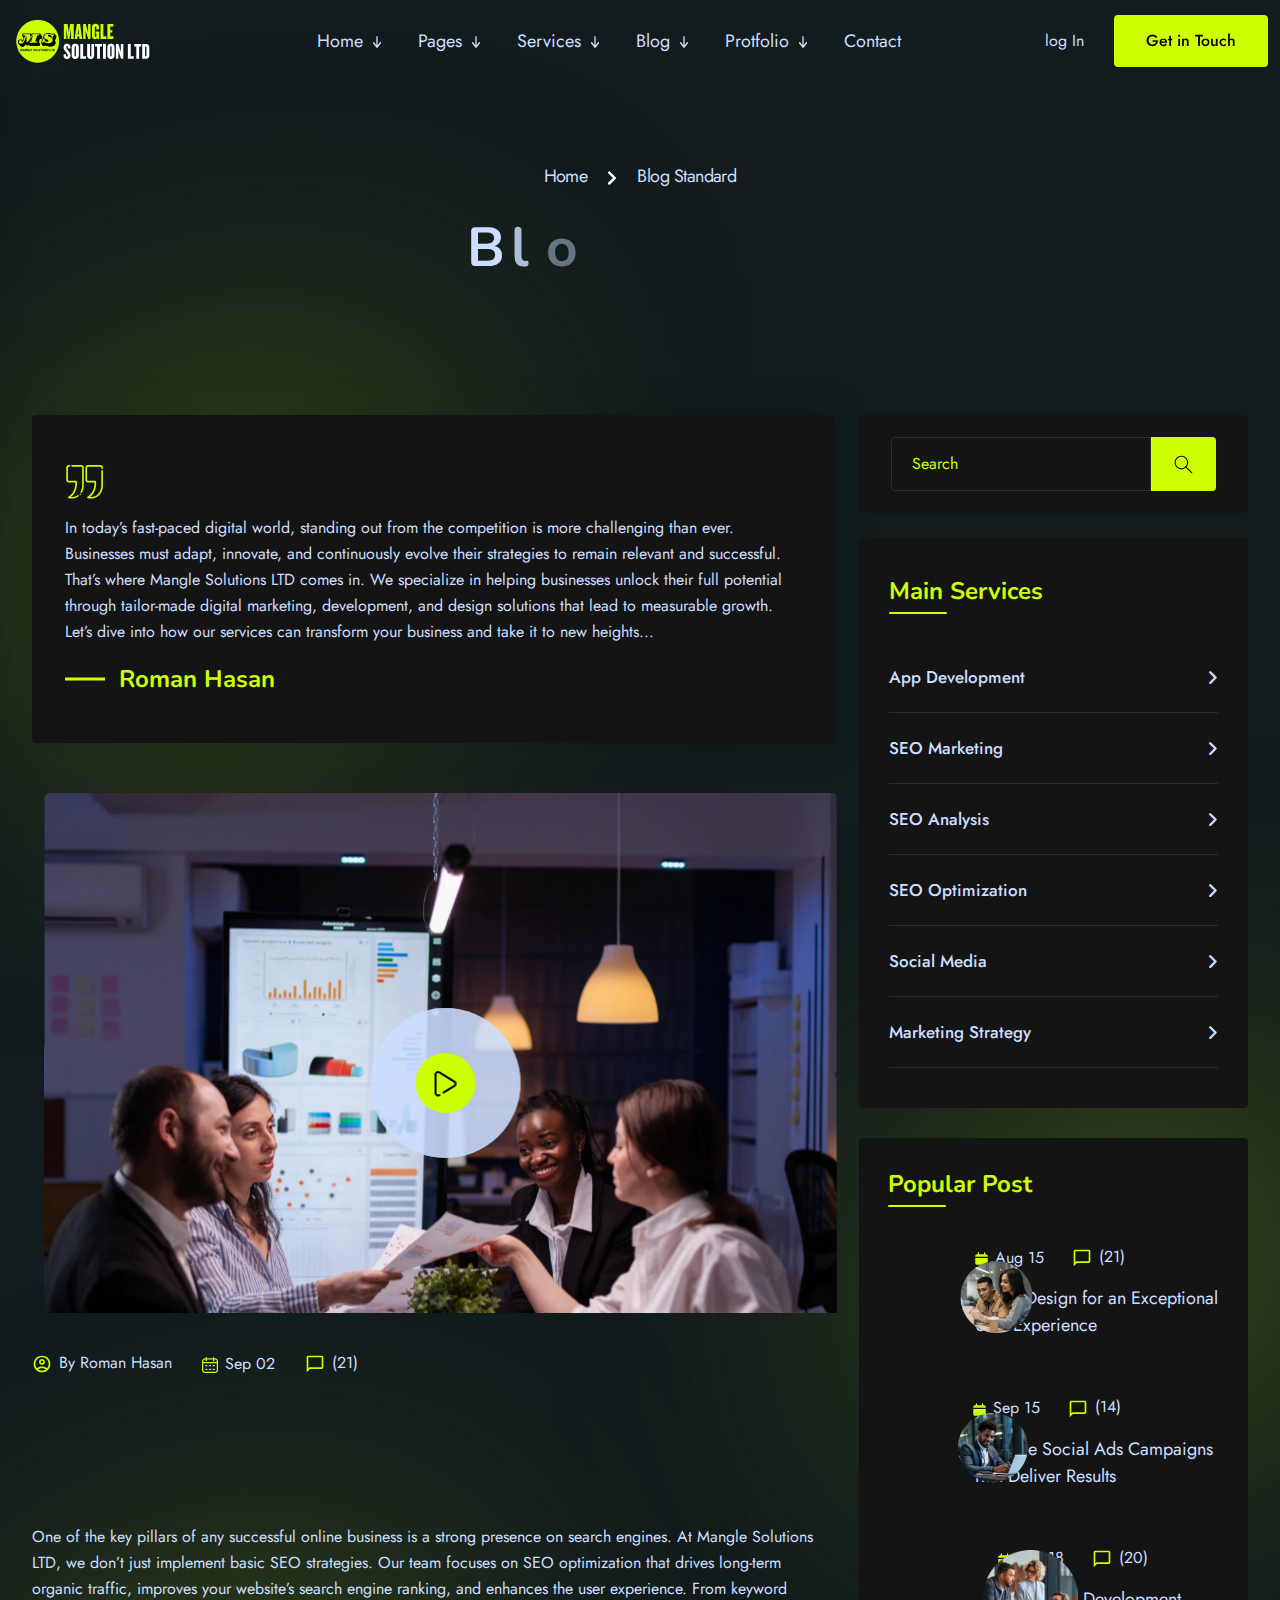
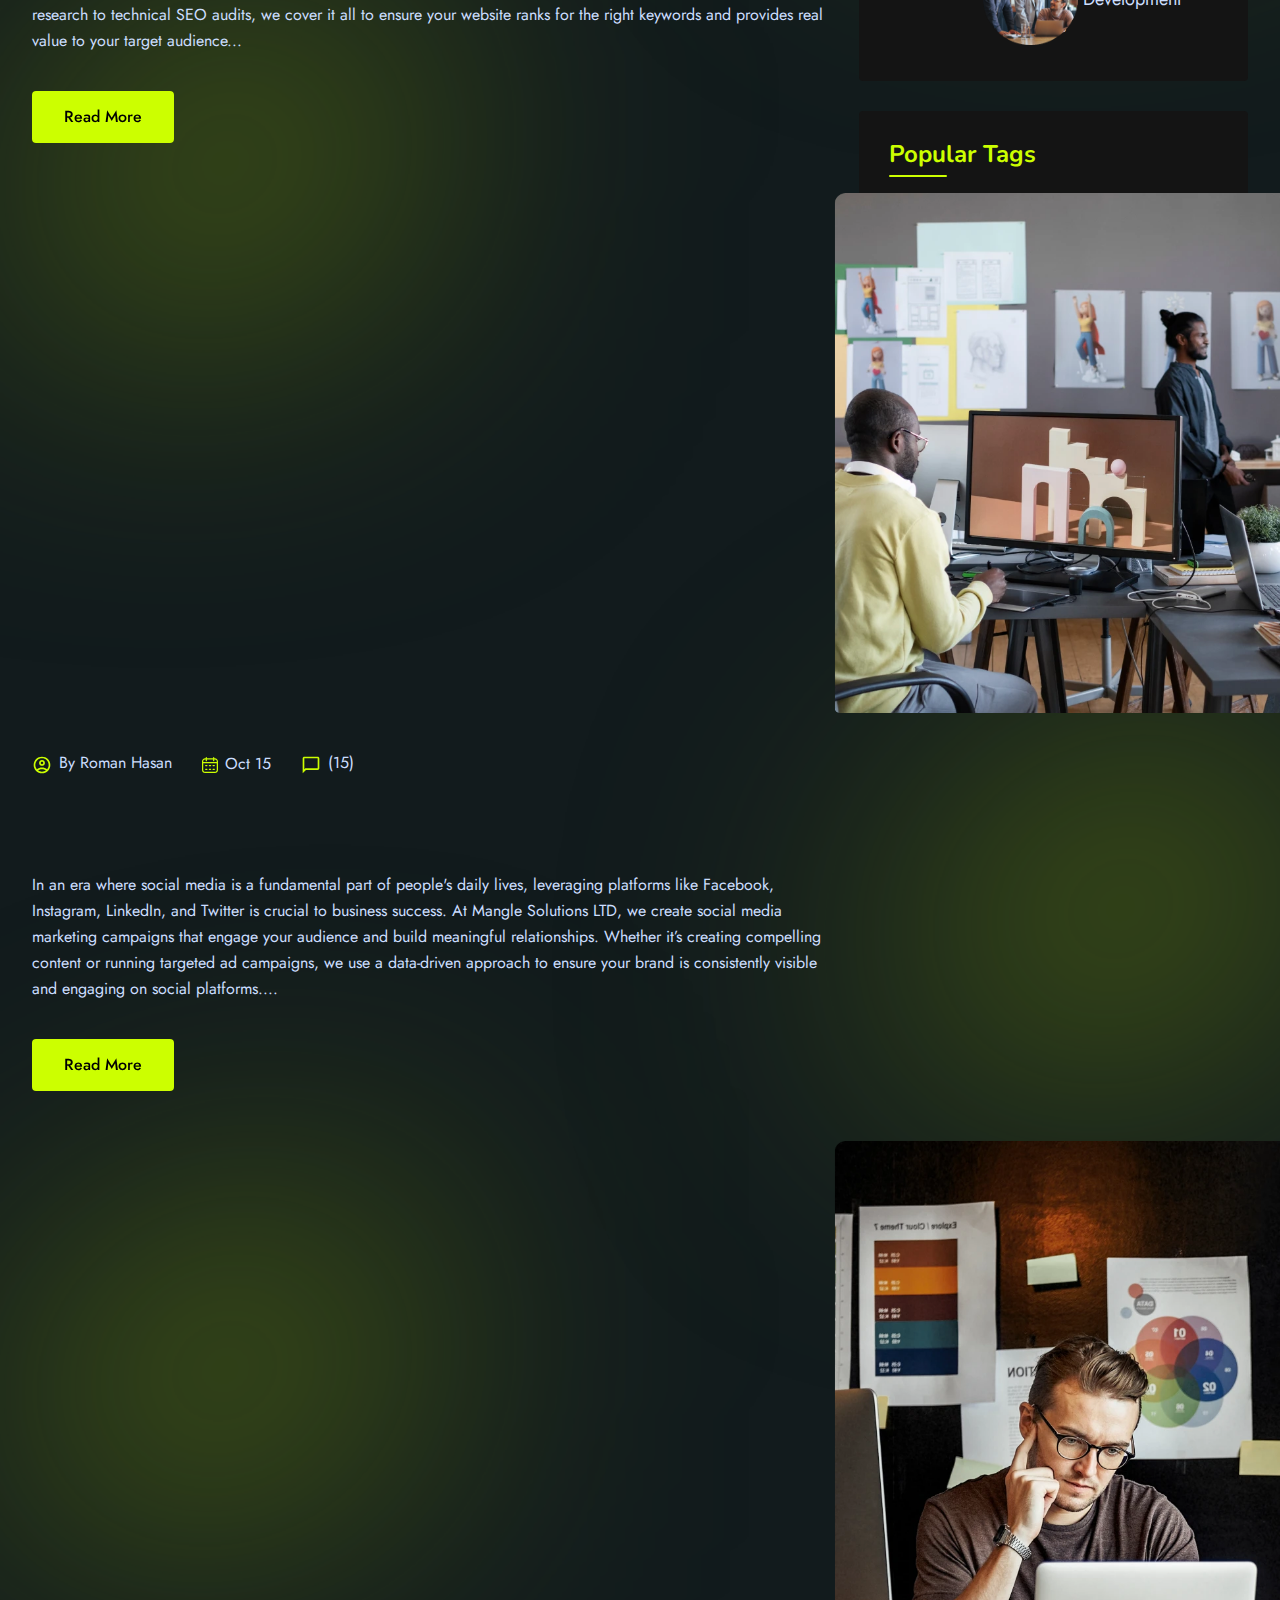
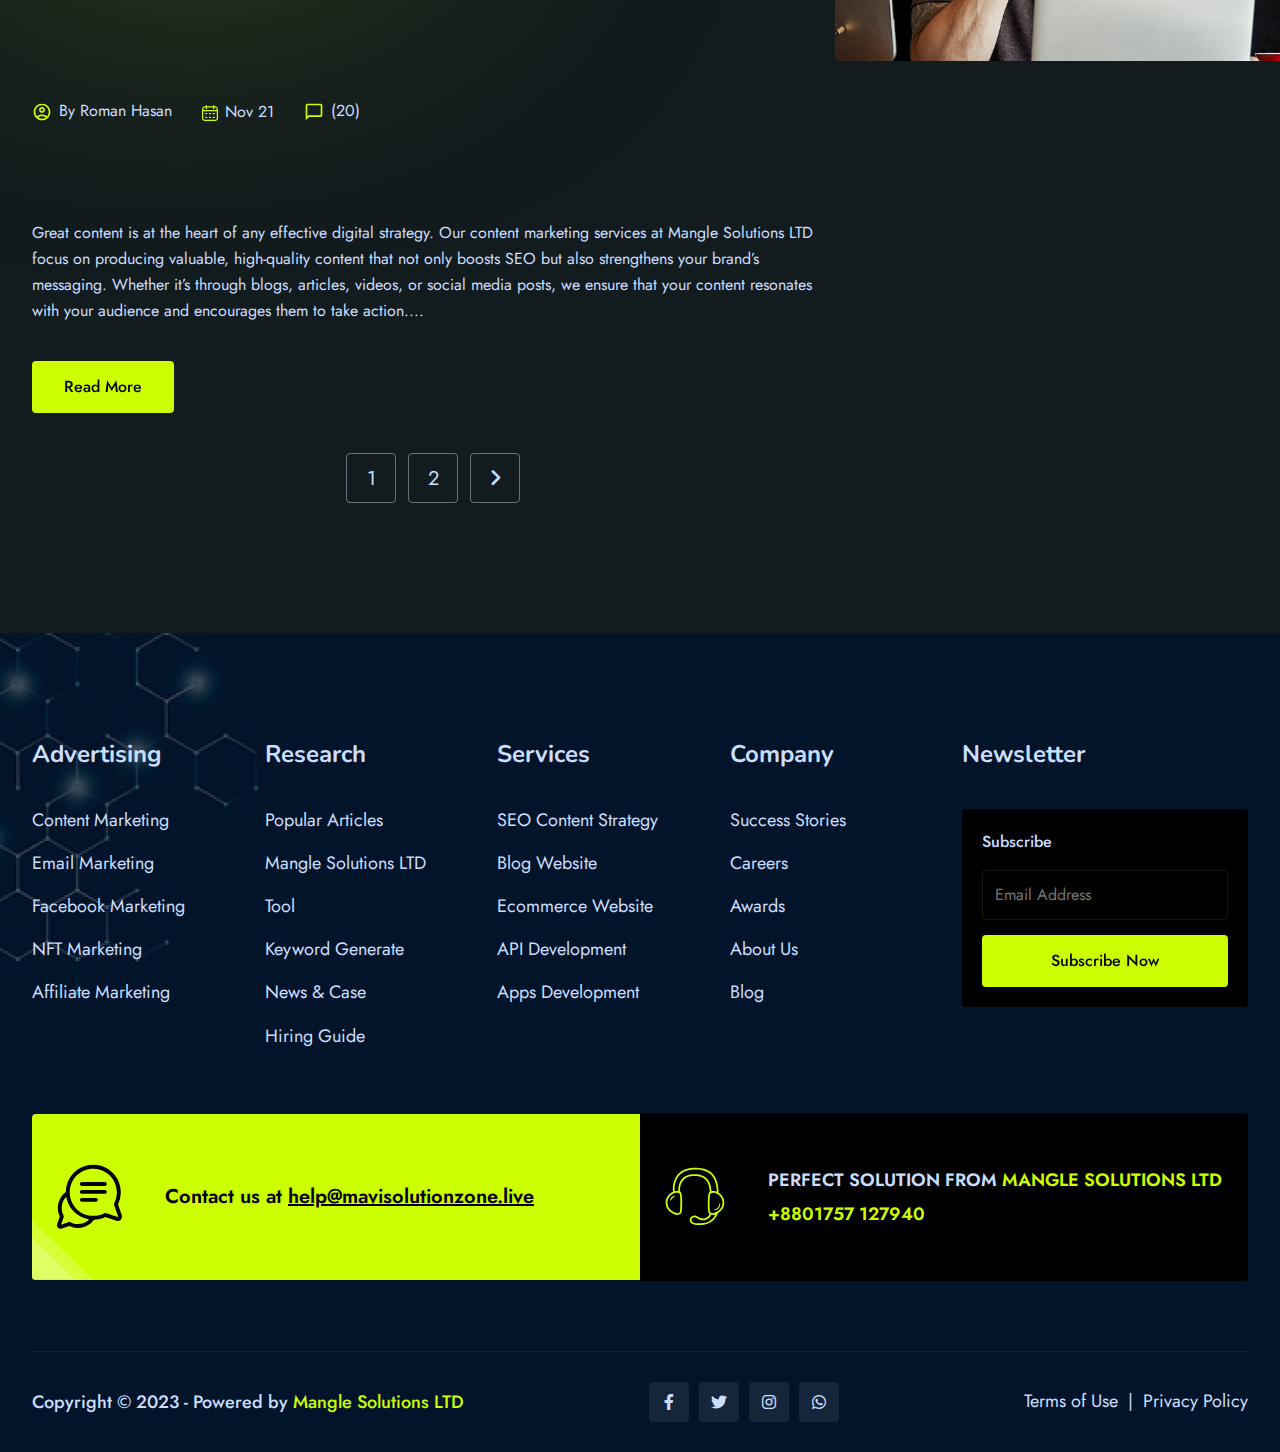
<file: blog-standart.html>
<!DOCTYPE html>
<html lang="en">

<head>
    <meta charset="UTF-8">
    <meta http-equiv="X-UA-Compatible" content="IE=edge">
    <meta name="viewport" content="width=device-width, initial-scale=1.0">
    <meta name="facebook-domain-verification" content="7jr7dgviu4955o4fmet2tplhrom7fq" />
    <title>Mangle Solutions LTD - Digital Marketing Agencey</title>
    <!--Essential css files-->
    <link rel="stylesheet" href="assets/css/all.css">
    <link rel="stylesheet" href="assets/css/bootstrap.min.css">
    <link rel="stylesheet" href="assets/css/jquery-ui.css">
    <link rel="stylesheet" href="assets/css/animate.css">
    <link rel="stylesheet" href="assets/css/swiper.css">
    <link rel="stylesheet" href="assets/css/magnific-popup.css">
    <link rel="stylesheet" href="assets/css/style.css">
    <!--favicon-->
    <link rel="icon" href="assets/images/favicon.png">
</head>

<body>
    <!-- Start Top To Scroll Button -->
    <div id="progress">
        <span id="progress-value"><i class="fa-solid fa-arrow-up"></i></span>
    </div>
    <!-- Start Top To Scroll Button -->

    <!-- Start Header Area1 -->
    <header class="header-area-1 header-sticky">
        <div class="container">
            <div class="header-wrapper">
                <div class="logo">
                    <a href="index.html">
                        <img src="assets/images/logo/logo-1.svg" alt="VRE">
                    </a>
                </div>
                <div class="menu-bar">
                    <a href="#" class="menu-bar-btn">
                        <svg xmlns="http://www.w3.org/2000/svg" width="49" height="15" viewBox="0 0 49 15" fill="#CCDEFF">
                            <line x1="0.249023" y1="1.41577" x2="48.6221" y2="1.41577" stroke="#CCDEFF" stroke-width="2">
                            </line>
                            <line x1="0.249023" y1="13.9224" x2="48.6221" y2="13.9224" stroke="#CCDEFF" stroke-width="2">
                            </line>
                        </svg>
                    </a>
                </div>
                <div class="main-menu main-menu-1">
                    <ul>
                        <li><a href="#" class="font-size-1-18 transition-1">Home
                                <span>
                                    <svg width="8" height="14" viewBox="0 0 8 14" fill="none"
                                        xmlns="http://www.w3.org/2000/svg">
                                        <g clip-path="url(#clip0_1_9793)">
                                            <path
                                                d="M3.52937 12.868C3.78979 13.2098 4.21271 13.2098 4.47312 12.868L7.80646 8.49298C8.06687 8.15118 8.06687 7.59611 7.80646 7.25431C7.54604 6.91251 7.12312 6.91251 6.86271 7.25431L4.66687 10.1391L4.66687 1.75001C4.66687 1.26603 4.36896 0.875012 4.00021 0.875012C3.63146 0.875012 3.33354 1.26603 3.33354 1.75001L3.33354 10.1391L1.13771 7.25704C0.87729 6.91525 0.454373 6.91525 0.193956 7.25704C-0.0664601 7.59884 -0.0664602 8.15392 0.193956 8.49571L3.52729 12.8707L3.52937 12.868Z"
                                                fill="#CCDEFF" />
                                        </g>
                                        <defs>
                                            <clipPath id="clip0_1_9793">
                                                <rect width="8" height="14" fill="white"
                                                    transform="translate(8 14) rotate(-180)" />
                                            </clipPath>
                                        </defs>
                                    </svg>
                                </span>
                            </a>
                            <ul class="submenu submenu-1">
                                <li><a href="index.html" class="font-size-1-18">Option-1</a></li>
                                <li><a href="index-2.html" class="font-size-1-18">Option-2</a></li>
                            </ul>
                        </li>
                        <li><a href="#" class="font-size-1-18 transition-1">Pages
                                <span>
                                    <svg width="8" height="14" viewBox="0 0 8 14" fill="none"
                                        xmlns="http://www.w3.org/2000/svg">
                                        <g clip-path="url(#clip0_1_9793)">
                                            <path
                                                d="M3.52937 12.868C3.78979 13.2098 4.21271 13.2098 4.47312 12.868L7.80646 8.49298C8.06687 8.15118 8.06687 7.59611 7.80646 7.25431C7.54604 6.91251 7.12312 6.91251 6.86271 7.25431L4.66687 10.1391L4.66687 1.75001C4.66687 1.26603 4.36896 0.875012 4.00021 0.875012C3.63146 0.875012 3.33354 1.26603 3.33354 1.75001L3.33354 10.1391L1.13771 7.25704C0.87729 6.91525 0.454373 6.91525 0.193956 7.25704C-0.0664601 7.59884 -0.0664602 8.15392 0.193956 8.49571L3.52729 12.8707L3.52937 12.868Z"
                                                fill="#CCDEFF" />
                                        </g>
                                        <defs>
                                            <clipPath id="clip0_1_979466">
                                                <rect width="8" height="14" fill="white"
                                                    transform="translate(8 14) rotate(-180)" />
                                            </clipPath>
                                        </defs>
                                    </svg>
                                </span>
                            </a>
                            <ul class="submenu submenu-1">
                                <li><a href="about.html" class="font-size-1-18">About</a></li>
                                <li><a href="privacy.html" class="font-size-1-18">Privacy</a></li>
                                <li><a href="Condition.html" class="font-size-1-18">Condition</a></li>
                                <li><a href="price.html" class="font-size-1-18">Price</a></li>
                            </ul>
                        </li>
                        <li><a href="#" class="font-size-1-18 transition-1">Services
                                <span>
                                    <svg width="8" height="14" viewBox="0 0 8 14" fill="none"
                                        xmlns="http://www.w3.org/2000/svg">
                                        <g clip-path="url(#clip0_1_9793)">
                                            <path
                                                d="M3.52937 12.868C3.78979 13.2098 4.21271 13.2098 4.47312 12.868L7.80646 8.49298C8.06687 8.15118 8.06687 7.59611 7.80646 7.25431C7.54604 6.91251 7.12312 6.91251 6.86271 7.25431L4.66687 10.1391L4.66687 1.75001C4.66687 1.26603 4.36896 0.875012 4.00021 0.875012C3.63146 0.875012 3.33354 1.26603 3.33354 1.75001L3.33354 10.1391L1.13771 7.25704C0.87729 6.91525 0.454373 6.91525 0.193956 7.25704C-0.0664601 7.59884 -0.0664602 8.15392 0.193956 8.49571L3.52729 12.8707L3.52937 12.868Z"
                                                fill="#CCDEFF" />
                                        </g>
                                        <defs>
                                            <clipPath id="clip0_1_9794776">
                                                <rect width="8" height="14" fill="white"
                                                    transform="translate(8 14) rotate(-180)" />
                                            </clipPath>
                                        </defs>
                                    </svg>
                                </span>
                            </a>
                            <ul class="submenu submenu-1">
                            <li><a href="services.html" class="font-size-1-18">Services</a></li>
                            </ul>
                        </li>
                        <li><a href="blog-standart.html" class="font-size-1-18 transition-1">Blog
                                <span>
                                    <svg width="8" height="14" viewBox="0 0 8 14" fill="none"
                                        xmlns="http://www.w3.org/2000/svg">
                                        <g clip-path="url(#clip0_1_9793)">
                                            <path
                                                d="M3.52937 12.868C3.78979 13.2098 4.21271 13.2098 4.47312 12.868L7.80646 8.49298C8.06687 8.15118 8.06687 7.59611 7.80646 7.25431C7.54604 6.91251 7.12312 6.91251 6.86271 7.25431L4.66687 10.1391L4.66687 1.75001C4.66687 1.26603 4.36896 0.875012 4.00021 0.875012C3.63146 0.875012 3.33354 1.26603 3.33354 1.75001L3.33354 10.1391L1.13771 7.25704C0.87729 6.91525 0.454373 6.91525 0.193956 7.25704C-0.0664601 7.59884 -0.0664602 8.15392 0.193956 8.49571L3.52729 12.8707L3.52937 12.868Z"
                                                fill="#CCDEFF" />
                                        </g>
                                        <defs>
                                            <clipPath id="clip0_1_979477">
                                                <rect width="8" height="14" fill="white"
                                                    transform="translate(8 14) rotate(-180)" />
                                            </clipPath>
                                        </defs>
                                    </svg>
                                </span>
                            </a>
                            <ul class="submenu submenu-1">
                                <li><a href="blog-standart.html" class="font-size-1-18">Blog Standart</a></li>
                                <li><a href="blog-details.html" class="font-size-1-18">Blog Details</a></li>
                            </ul>
                        </li>
                        <li><a href="project-details.html" class="font-size-1-18 transition-1">Protfolio
                                <span>
                                    <svg width="8" height="14" viewBox="0 0 8 14" fill="none"
                                        xmlns="http://www.w3.org/2000/svg">
                                        <g clip-path="url(#clip0_1_9793)">
                                            <path
                                                d="M3.52937 12.868C3.78979 13.2098 4.21271 13.2098 4.47312 12.868L7.80646 8.49298C8.06687 8.15118 8.06687 7.59611 7.80646 7.25431C7.54604 6.91251 7.12312 6.91251 6.86271 7.25431L4.66687 10.1391L4.66687 1.75001C4.66687 1.26603 4.36896 0.875012 4.00021 0.875012C3.63146 0.875012 3.33354 1.26603 3.33354 1.75001L3.33354 10.1391L1.13771 7.25704C0.87729 6.91525 0.454373 6.91525 0.193956 7.25704C-0.0664601 7.59884 -0.0664602 8.15392 0.193956 8.49571L3.52729 12.8707L3.52937 12.868Z"
                                                fill="#CCDEFF" />
                                        </g>
                                        <defs>
                                            <clipPath id="clip0_1_9795">
                                                <rect width="8" height="14" fill="white"
                                                    transform="translate(8 14) rotate(-180)" />
                                            </clipPath>
                                        </defs>
                                    </svg>
                                </span>
                            </a>
                            <ul class="submenu submenu-1">
                                <li><a href="project-grid.html" class="font-size-1-18">Portfolio Grid</a></li>
                                <li><a href="project-details.html" class="font-size-1-18">Portfolio Details</a></li>
                            </ul>
                        </li>
                        <li><a href="contact.html" class="font-size-1-18 transition-1">Contact
                            </a></li>
                    </ul>
                </div>
                <div class="get-in-touch">
                    <a href="contact.html">
                        <span class="text-color">
                            log In
                        </span>
                    </a>
                    <a href="contact.html" class="font-size-1-20 btn-1">Get in Touch</a>
                </div>
    
            </div>
        </div>
    </header>
    <!-- End Header Area1 -->

    <!-- Start Search Bar Popup Home 2 -->
    <div class="search-bar home-1">
        <div class="search">
            <form action="#">
                <input type="text" placeholder="Search Here ....">
                <input type="submit" value="Search" class="btn-primary-style btn-2 hero-info-btn btn-3 btn-4">
            </form>
        </div>
        <a href="javascript:void(0)" class="search-popup-close"><i class="fa-solid fa-xmark"></i></a>
    </div>
    <!-- End Search Bar Popup Home 2 -->

    <!-- Start Mobile Menu Home 1 -->
    <div class="nft-mobile-menu">
        <button class="close-menu float-end"><i class="fa-solid fa-xmark"></i></button>
        <a class='mobile-menu-logo' href="index.html"><img src="assets/images/logo/logo-1.svg" alt="VRE"></a>
        <ul>
            <li class="has-submenu"><a href="javascript:void(0)">Home</a>
                <ul class="submenu-wrapper">
                    <li><a href="index.html">Option 1</a></li>
                    <li><a href="index-2.html">Option 2</a></li>
                </ul>
            </li>
            <li class="has-submenu"><a href="javascript:void(0)">Pages</a>
                <ul class="submenu-wrapper">
                    <li><a href="about.html" class="font-size-1-18">About</a></li>
                    <li><a href="privacy.html" class="font-size-1-18">Privacy</a></li>
                    <li><a href="Condition.html" class="font-size-1-18">Condition</a></li>
                    <li><a href="price.html" class="font-size-1-18">Price</a></li>
                </ul>
            </li>
            <li class="has-submenu"><a href="javascript:void(0)">services</a>
                <ul class="submenu-wrapper">
                    <li><a href="services.html" class="font-size-1-18">Services</a></li>
                </ul>
            </li>
            <li class="has-submenu"><a href="javascript:void(0)">Blog</a>
                <ul class="submenu-wrapper">
                    <li><a href="blog-standart.html" class="font-size-1-18">Blog Standart</a></li>
                    <li><a href="blog-details.html" class="font-size-1-18">Blog Details</a></li>
                </ul>
            </li>
            <li class="has-submenu"><a href="javascript:void(0)">Portfolio</a>
                <ul class="submenu-wrapper">
                    <li><a href="project-grid.html" class="font-size-1-18">Portfolio Grid</a></li>
                    <li><a href="project-details.html" class="font-size-1-18">Portfolio Details</a></li>
                </ul>
            </li>
            <li class="has-submenu"><a href="contact.html">Contact</a>
            </li>
        </ul>
        <div class="search-form">
            <form action="#">
                <input type="text" placeholder="Search...">
                <button type="submit" class="border-0">Go</button>
            </form>
        </div>
        <div class="phone-number-mobile-menu">
            <a href="#">+8801757 127940</a>
        </div>
        <div class="mobile-menu-copy-right-text">
            <p><span>© 2023</span> Mangle Solutions LTD . All Rights Reserved.</p>
        </div>
    </div>
    <!-- End Mobile Menu Home 1 -->

    <!-- Start Bread Crumb Area Home 1 -->
    <section class="bread-crumb-area">
        <div class="container">
            <div class="bread-crumb-wrapper">
                <a href="index.html">Home</a>
                <span>
                    <svg width="10" height="14" viewBox="0 0 10 14" fill="none" xmlns="http://www.w3.org/2000/svg">
                        <path
                            d="M8.90625 7.53125L2.84375 13.625C2.53125 13.9062 2.0625 13.9062 1.78125 13.625L1.0625 12.9062C0.78125 12.625 0.78125 12.1562 1.0625 11.8438L5.875 7L1.0625 2.1875C0.78125 1.875 0.78125 1.40625 1.0625 1.125L1.78125 0.40625C2.0625 0.125 2.53125 0.125 2.84375 0.40625L8.90625 6.5C9.1875 6.78125 9.1875 7.25 8.90625 7.53125Z"
                            fill="white" />
                    </svg>
                </span>
                <a href="blog-standart.html" class="current-page">Blog Standard</a>
            </div>
            <div class="bread-crumb-title">
                <h2 class="split-collab">Blog Standard</h2>
            </div>
        </div>
    </section>
    <!-- End Bread Crumb Area Home 1 -->

    <!-- Start Blog Details Area -->
    <section class="blog-details-area blog-standart-area">
        <img src="assets/images/shep/bg-blur-shep-1.png" alt="VRE" class="blog-standart-area-shep-1 blur-1">
        <img src="assets/images/shep/bg-blur-shep-1.png" alt="VRE" class="blog-standart-area-shep-2 blur-1">
        <img src="assets/images/shep/bg-blur-shep-1.png" alt="VRE" class="blog-standart-area-shep-3 blur-1">
        <img src="assets/images/shep/bg-blur-shep-1.png" alt="VRE" class="blog-standart-area-shep-4 blur-1">
        <img src="assets/images/shep/bg-blur-shep-1.png" alt="VRE" class="blog-standart-area-shep-5 blur-1">
        <div class="container">
            <div class="row">
                <div class="col-xl-8 col-lg-8">
                    <div class="blog-details-inner">
                        <div class="blog-details-quets">
                            <span>
                                <svg width="40" height="40" viewBox="0 0 40 40" fill="none"
                                    xmlns="http://www.w3.org/2000/svg">
                                    <path fill-rule="evenodd" clip-rule="evenodd"
                                        d="M4.48369 2.98633C4.94392 2.98633 5.31744 3.35985 5.31744 3.82008C5.31744 4.28031 4.94392 4.65383 4.48369 4.65383H3.7825C3.32394 4.65383 2.94875 5.02902 2.94875 5.48758V17.9938C2.94875 18.4524 3.32394 18.8276 3.7825 18.8276H11.0361C11.4588 18.8276 11.8148 19.1436 11.864 19.5638C12.0391 21.052 12.3843 24.9907 10.3708 29.1928C9.06762 31.9183 7.32341 33.7617 5.92438 34.9406C7.62523 35.014 10.1315 34.7639 12.481 33.1481C12.8604 32.8871 13.3798 32.983 13.6407 33.3624C13.9017 33.7417 13.8059 34.2611 13.4265 34.5221C9.13852 37.4702 4.40533 36.4956 3.60159 36.3163C3.2756 36.2438 3.02381 35.9845 2.96295 35.656C2.90125 35.3275 3.04214 34.994 3.31978 34.8089C4.50787 34.0168 7.12419 32.1167 8.86673 28.4724C10.4192 25.2333 10.415 22.1651 10.2816 20.4951H3.7825C2.40681 20.4951 1.28125 19.3695 1.28125 17.9938V5.48758C1.28125 4.11189 2.40681 2.98633 3.7825 2.98633H4.48369ZM17.06 30.4651C16.8398 30.8694 16.3329 31.0178 15.9286 30.7977C15.525 30.5768 15.3758 30.0699 15.5967 29.6663C17.3318 26.4897 17.1225 23.1647 17.1225 22.9963V5.48758C17.1225 5.02902 16.7473 4.65383 16.2888 4.65383H7.00662C6.54639 4.65383 6.17287 4.28031 6.17287 3.82008C6.17287 3.35985 6.54639 2.98633 7.00662 2.98633H16.2888C17.6644 2.98633 18.79 4.11189 18.79 5.48758V22.9963C18.79 23.1848 19.0043 26.9058 17.06 30.4651Z"
                                        fill="#CCFF00" />
                                    <path
                                        d="M15.2551 33.0688C15.7153 33.0688 16.0884 32.6958 16.0884 32.2356C16.0884 31.7754 15.7153 31.4023 15.2551 31.4023C14.7949 31.4023 14.4219 31.7754 14.4219 32.2356C14.4219 32.6958 14.7949 33.0688 15.2551 33.0688Z"
                                        fill="#CCFF00" />
                                    <path fill-rule="evenodd" clip-rule="evenodd"
                                        d="M37.9658 6.34385C37.9658 6.80408 37.5923 7.1776 37.132 7.1776C36.6718 7.1776 36.2983 6.80408 36.2983 6.34385V5.48758C36.2983 5.02902 35.9231 4.65383 35.4645 4.65383H22.9583C22.4997 4.65383 22.1245 5.02902 22.1245 5.48758V17.9938C22.1245 18.4524 22.4997 18.8276 22.9583 18.8276H30.2119C30.6346 18.8276 30.9906 19.1436 31.0398 19.5638C31.2149 21.052 31.5601 24.9907 29.5466 29.1928C28.2434 31.9183 26.4992 33.7617 25.1002 34.9406C26.801 35.014 29.3065 34.7639 31.656 33.1489C36.7235 29.6397 36.2983 23.2306 36.2983 22.9963V8.86678C36.2983 8.40655 36.6718 8.03303 37.132 8.03303C37.5923 8.03303 37.9658 8.40655 37.9658 8.86678V22.9963C37.9658 23.2623 38.3743 30.5259 32.6039 34.5204L32.6023 34.5221C28.3143 37.4702 23.5811 36.4956 22.7774 36.3163C22.4514 36.2438 22.1996 35.9845 22.1387 35.656C22.077 35.3275 22.2179 34.994 22.4956 34.8089C23.6836 34.0168 26.3 32.1167 28.0425 28.4724C29.5949 25.2333 29.5907 22.1651 29.4573 20.4951H22.9583C21.5826 20.4951 20.457 19.3695 20.457 17.9938V5.48758C20.457 4.11189 21.5826 2.98633 22.9583 2.98633H35.4645C36.8402 2.98633 37.9658 4.11189 37.9658 5.48758V6.34385Z"
                                        fill="#CCFF00" />
                                </svg>
                            </span>
                            <p class="font-size-1-16">In today’s fast-paced digital world, standing out from the competition is more challenging than ever. 
                                Businesses must adapt, innovate, and continuously evolve their strategies to remain relevant and successful. 
                                That’s where Mangle Solutions LTD comes in. We specialize in helping businesses unlock their full potential 
                                through tailor-made digital marketing, development, and design solutions that lead to measurable growth. 
                                Let’s dive into how our services can transform your business and take it to new heights...</p>
                            <h5 class="font-size-1-24">Roman Hasan</h5>
                        </div>
                        <div class="blog-details-banner vre-reveal-one">
                            <img src="assets/images/blog-standart/post-1.webp" alt="VRE" class="vre-reveal-image-one">
                            <div class="ppc-agencey-play blog-standart-inner">
                                <a href="https://www.youtube.com/watch?v=-9WS0Nrg57Y" class="popup-video-1">
                                    <div class="video-main">
                                        <div class="promo-video">
                                            <div class="waves-block">
                                                <div class="waves wave-1"></div>
                                                <div class="waves wave-2"></div>
                                                <div class="waves wave-3"></div>
                                            </div>
                                        </div>
                                        <span class="popup-video-btn-home-1 video video-popup mfp-iframe">
                                            <svg width="22" height="26" viewBox="0 0 22 26" fill="none"
                                                xmlns="http://www.w3.org/2000/svg">
                                                <path
                                                    d="M20.3456 9.79627L5.30195 0.52306C4.21357 -0.146991 2.8977 -0.17485 1.78191 0.448538C0.666121 1.07183 0 2.20712 0 3.48519V21.9471C0 23.8796 1.5571 25.4603 3.47089 25.4707C3.47612 25.4707 3.48134 25.4708 3.48646 25.4708C4.08453 25.4707 4.70777 25.2833 5.28986 24.9281C5.75814 24.6424 5.90614 24.0312 5.62044 23.5629C5.33474 23.0946 4.72344 22.9467 4.25531 23.2324C3.98304 23.3984 3.71714 23.4843 3.48159 23.4843C2.7595 23.4804 1.98637 22.8618 1.98637 21.9472V3.48524C1.98637 2.93697 2.27212 2.45009 2.7507 2.18269C3.22932 1.9153 3.7937 1.92724 4.25999 2.21433L19.3037 11.4875C19.7559 11.7659 20.0146 12.2301 20.0135 12.7611C20.0124 13.2921 19.7518 13.7552 19.2972 14.0327L8.42048 20.6923C7.95266 20.9788 7.8056 21.5902 8.09205 22.058C8.37845 22.5258 8.98989 22.6729 9.45772 22.3864L20.3331 15.7276C21.3744 15.0924 21.9975 13.985 22 12.7651C22.0025 11.5454 21.3838 10.4354 20.3456 9.79627Z"
                                                    fill="black" />
                                            </svg>
                                        </span>
                                    </div>
                                </a>
                            </div>
                        </div>
                        <div class="blog-details-banner-meta">
                            <span class="font-size-1-16">
                                <svg width="20" height="20" viewBox="0 0 20 20" fill="none" xmlns="http://www.w3.org/2000/svg">
                                    <mask id="mask0_1_124523" style="mask-type:alpha" maskUnits="userSpaceOnUse" x="0" y="0" width="20" height="20">
                                        <rect width="20" height="20" fill="#D9D9D9"></rect>
                                    </mask>
                                    <g mask="url(#mask0_1_124523)">
                                        <path d="M4.8724 14.2498C5.58073 13.7082 6.3724 13.2811 7.2474 12.9686C8.1224 12.6561 9.03906 12.4998 9.9974 12.4998C10.9557 12.4998 11.8724 12.6561 12.7474 12.9686C13.6224 13.2811 14.4141 13.7082 15.1224 14.2498C15.6085 13.6804 15.987 13.0346 16.2578 12.3123C16.5286 11.5901 16.6641 10.8193 16.6641 9.99984C16.6641 8.15262 16.0148 6.5797 14.7161 5.28109C13.4175 3.98248 11.8446 3.33317 9.9974 3.33317C8.15017 3.33317 6.57726 3.98248 5.27865 5.28109C3.98003 6.5797 3.33073 8.15262 3.33073 9.99984C3.33073 10.8193 3.46615 11.5901 3.73698 12.3123C4.00781 13.0346 4.38628 13.6804 4.8724 14.2498ZM9.9974 10.8332C9.17795 10.8332 8.48698 10.5519 7.92448 9.98942C7.36198 9.42692 7.08073 8.73595 7.08073 7.9165C7.08073 7.09706 7.36198 6.40609 7.92448 5.84359C8.48698 5.28109 9.17795 4.99984 9.9974 4.99984C10.8168 4.99984 11.5078 5.28109 12.0703 5.84359C12.6328 6.40609 12.9141 7.09706 12.9141 7.9165C12.9141 8.73595 12.6328 9.42692 12.0703 9.98942C11.5078 10.5519 10.8168 10.8332 9.9974 10.8332ZM9.9974 18.3332C8.84462 18.3332 7.76128 18.1144 6.7474 17.6769C5.73351 17.2394 4.85156 16.6457 4.10156 15.8957C3.35156 15.1457 2.75781 14.2637 2.32031 13.2498C1.88281 12.2359 1.66406 11.1526 1.66406 9.99984C1.66406 8.84706 1.88281 7.76373 2.32031 6.74984C2.75781 5.73595 3.35156 4.854 4.10156 4.104C4.85156 3.354 5.73351 2.76025 6.7474 2.32275C7.76128 1.88525 8.84462 1.6665 9.9974 1.6665C11.1502 1.6665 12.2335 1.88525 13.2474 2.32275C14.2613 2.76025 15.1432 3.354 15.8932 4.104C16.6432 4.854 17.237 5.73595 17.6745 6.74984C18.112 7.76373 18.3307 8.84706 18.3307 9.99984C18.3307 11.1526 18.112 12.2359 17.6745 13.2498C17.237 14.2637 16.6432 15.1457 15.8932 15.8957C15.1432 16.6457 14.2613 17.2394 13.2474 17.6769C12.2335 18.1144 11.1502 18.3332 9.9974 18.3332ZM9.9974 16.6665C10.7335 16.6665 11.428 16.5589 12.0807 16.3436C12.7335 16.1283 13.3307 15.8193 13.8724 15.4165C13.3307 15.0137 12.7335 14.7047 12.0807 14.4894C11.428 14.2741 10.7335 14.1665 9.9974 14.1665C9.26128 14.1665 8.56684 14.2741 7.91406 14.4894C7.26128 14.7047 6.66406 15.0137 6.1224 15.4165C6.66406 15.8193 7.26128 16.1283 7.91406 16.3436C8.56684 16.5589 9.26128 16.6665 9.9974 16.6665ZM9.9974 9.1665C10.3585 9.1665 10.6571 9.04845 10.8932 8.81234C11.1293 8.57623 11.2474 8.27762 11.2474 7.9165C11.2474 7.55539 11.1293 7.25678 10.8932 7.02067C10.6571 6.78456 10.3585 6.6665 9.9974 6.6665C9.63628 6.6665 9.33767 6.78456 9.10156 7.02067C8.86545 7.25678 8.7474 7.55539 8.7474 7.9165C8.7474 8.27762 8.86545 8.57623 9.10156 8.81234C9.33767 9.04845 9.63628 9.1665 9.9974 9.1665Z" fill="#CCFF00"></path>
                                    </g>
                                </svg>
                                By Roman Hasan
                            </span>
                            <span class="font-size-1-16">
                                <svg width="16" height="16" viewBox="0 0 16 16" fill="none" xmlns="http://www.w3.org/2000/svg">
                                    <path d="M12.9109 1.23203H12.3141V0.62814C12.3141 0.283106 12.0344 0.00341797 11.6894 0.00341797C11.3444 0.00341797 11.0647 0.283106 11.0647 0.62814V1.23203H4.9353V0.62814C4.9353 0.283106 4.65561 0.00341797 4.31058 0.00341797C3.96555 0.00341797 3.68586 0.283106 3.68586 0.62814V1.23203H3.08909C1.38576 1.23203 0 2.61779 0 4.32109V12.9072C0 14.6105 1.38576 15.9963 3.08909 15.9963H12.9109C14.6142 15.9963 16 14.6105 16 12.9072V4.32109C16 2.61779 14.6142 1.23203 12.9109 1.23203ZM3.08909 2.48147H3.68586V3.69968C3.68586 4.04471 3.96555 4.3244 4.31058 4.3244C4.65561 4.3244 4.9353 4.04471 4.9353 3.69968V2.48147H11.0647V3.69968C11.0647 4.04471 11.3444 4.3244 11.6894 4.3244C12.0345 4.3244 12.3141 4.04471 12.3141 3.69968V2.48147H12.9109C13.9253 2.48147 14.7506 3.30673 14.7506 4.32109V4.91789H1.24944V4.32109C1.24944 3.30673 2.0747 2.48147 3.08909 2.48147ZM12.9109 14.7469H3.08909C2.0747 14.7469 1.24944 13.9216 1.24944 12.9072V6.16733H14.7506V12.9072C14.7506 13.9216 13.9253 14.7469 12.9109 14.7469ZM5.54962 8.62458C5.54962 8.96961 5.26993 9.2493 4.9249 9.2493H3.69629C3.35126 9.2493 3.07157 8.96961 3.07157 8.62458C3.07157 8.27954 3.35126 7.99986 3.69629 7.99986H4.9249C5.2699 7.99986 5.54962 8.27954 5.54962 8.62458ZM12.9285 8.62458C12.9285 8.96961 12.6488 9.2493 12.3037 9.2493H11.0751C10.7301 9.2493 10.4504 8.96961 10.4504 8.62458C10.4504 8.27954 10.7301 7.99986 11.0751 7.99986H12.3037C12.6487 7.99986 12.9285 8.27954 12.9285 8.62458ZM9.23548 8.62458C9.23548 8.96961 8.95579 9.2493 8.61076 9.2493H7.38215C7.03712 9.2493 6.75743 8.96961 6.75743 8.62458C6.75743 8.27954 7.03712 7.99986 7.38215 7.99986H8.61076C8.95576 7.99986 9.23548 8.27954 9.23548 8.62458ZM5.54962 12.3104C5.54962 12.6555 5.26993 12.9352 4.9249 12.9352H3.69629C3.35126 12.9352 3.07157 12.6555 3.07157 12.3104C3.07157 11.9654 3.35126 11.6857 3.69629 11.6857H4.9249C5.2699 11.6857 5.54962 11.9654 5.54962 12.3104ZM12.9285 12.3104C12.9285 12.6555 12.6488 12.9352 12.3037 12.9352H11.0751C10.7301 12.9352 10.4504 12.6555 10.4504 12.3104C10.4504 11.9654 10.7301 11.6857 11.0751 11.6857H12.3037C12.6487 11.6857 12.9285 11.9654 12.9285 12.3104ZM9.23548 12.3104C9.23548 12.6555 8.95579 12.9352 8.61076 12.9352H7.38215C7.03712 12.9352 6.75743 12.6555 6.75743 12.3104C6.75743 11.9654 7.03712 11.6857 7.38215 11.6857H8.61076C8.95576 11.6857 9.23548 11.9654 9.23548 12.3104Z" fill="#CCFF00"></path>
                                </svg>
                                Sep 02
                            </span>
                            <span class="font-size-1-16">
                                <svg width="20" height="20" viewBox="0 0 20 20" fill="none" xmlns="http://www.w3.org/2000/svg">
                                    <mask id="mask0_1_12450" style="mask-type:alpha" maskUnits="userSpaceOnUse" x="0" y="0" width="20" height="20">
                                        <rect width="20" height="20" fill="#D9D9D9"></rect>
                                    </mask>
                                    <g mask="url(#mask0_1_12450)">
                                        <path d="M1.66406 18.3332V3.33317C1.66406 2.87484 1.8274 2.48234 2.15406 2.15567C2.48017 1.82956 2.8724 1.6665 3.33073 1.6665H16.6641C17.1224 1.6665 17.5149 1.82956 17.8416 2.15567C18.1677 2.48234 18.3307 2.87484 18.3307 3.33317V13.3332C18.3307 13.7915 18.1677 14.184 17.8416 14.5107C17.5149 14.8368 17.1224 14.9998 16.6641 14.9998H4.9974L1.66406 18.3332ZM3.33073 14.3123L4.3099 13.3332H16.6641V3.33317H3.33073V14.3123Z" fill="#CCFF00"></path>
                                    </g>
                                </svg>
                                (21)
                            </span>
                        </div>
                        <h4 class="font-size-1-35 split-collab"><a href="blog-details.html">Tailored SEO Optimization for Sustainable Success</a></h4>
                        <p class="font-size-1-16">One of the key pillars of any successful online business is a strong presence on search engines. 
                            At Mangle Solutions LTD, we don’t just implement basic SEO strategies. Our team focuses on SEO 
                            optimization that drives long-term organic traffic, improves your website’s search engine ranking, 
                            and enhances the user experience. From keyword research to technical SEO audits, we cover it all 
                            to ensure your website ranks for the right keywords and provides real value to your target audience...</p>
                        <a href="blog-details.html" class="btn-1">Read More</a>
                    </div>
                    <div class="blog-details-inner">
                        <div class="blog-details-banner vre-reveal-one">
                            <img src="assets/images/blog-standart/post-3.webp" alt="VRE" class="vre-reveal-image-one">
                        </div>
                        <div class="blog-details-banner-meta">
                            <span class="font-size-1-16">
                                <svg width="20" height="20" viewBox="0 0 20 20" fill="none" xmlns="http://www.w3.org/2000/svg">
                                    <mask id="mask0_1_124528" style="mask-type:alpha" maskUnits="userSpaceOnUse" x="0" y="0" width="20" height="20">
                                        <rect width="20" height="20" fill="#D9D9D9"></rect>
                                    </mask>
                                    <g mask="url(#mask0_1_124528)">
                                        <path d="M4.8724 14.2498C5.58073 13.7082 6.3724 13.2811 7.2474 12.9686C8.1224 12.6561 9.03906 12.4998 9.9974 12.4998C10.9557 12.4998 11.8724 12.6561 12.7474 12.9686C13.6224 13.2811 14.4141 13.7082 15.1224 14.2498C15.6085 13.6804 15.987 13.0346 16.2578 12.3123C16.5286 11.5901 16.6641 10.8193 16.6641 9.99984C16.6641 8.15262 16.0148 6.5797 14.7161 5.28109C13.4175 3.98248 11.8446 3.33317 9.9974 3.33317C8.15017 3.33317 6.57726 3.98248 5.27865 5.28109C3.98003 6.5797 3.33073 8.15262 3.33073 9.99984C3.33073 10.8193 3.46615 11.5901 3.73698 12.3123C4.00781 13.0346 4.38628 13.6804 4.8724 14.2498ZM9.9974 10.8332C9.17795 10.8332 8.48698 10.5519 7.92448 9.98942C7.36198 9.42692 7.08073 8.73595 7.08073 7.9165C7.08073 7.09706 7.36198 6.40609 7.92448 5.84359C8.48698 5.28109 9.17795 4.99984 9.9974 4.99984C10.8168 4.99984 11.5078 5.28109 12.0703 5.84359C12.6328 6.40609 12.9141 7.09706 12.9141 7.9165C12.9141 8.73595 12.6328 9.42692 12.0703 9.98942C11.5078 10.5519 10.8168 10.8332 9.9974 10.8332ZM9.9974 18.3332C8.84462 18.3332 7.76128 18.1144 6.7474 17.6769C5.73351 17.2394 4.85156 16.6457 4.10156 15.8957C3.35156 15.1457 2.75781 14.2637 2.32031 13.2498C1.88281 12.2359 1.66406 11.1526 1.66406 9.99984C1.66406 8.84706 1.88281 7.76373 2.32031 6.74984C2.75781 5.73595 3.35156 4.854 4.10156 4.104C4.85156 3.354 5.73351 2.76025 6.7474 2.32275C7.76128 1.88525 8.84462 1.6665 9.9974 1.6665C11.1502 1.6665 12.2335 1.88525 13.2474 2.32275C14.2613 2.76025 15.1432 3.354 15.8932 4.104C16.6432 4.854 17.237 5.73595 17.6745 6.74984C18.112 7.76373 18.3307 8.84706 18.3307 9.99984C18.3307 11.1526 18.112 12.2359 17.6745 13.2498C17.237 14.2637 16.6432 15.1457 15.8932 15.8957C15.1432 16.6457 14.2613 17.2394 13.2474 17.6769C12.2335 18.1144 11.1502 18.3332 9.9974 18.3332ZM9.9974 16.6665C10.7335 16.6665 11.428 16.5589 12.0807 16.3436C12.7335 16.1283 13.3307 15.8193 13.8724 15.4165C13.3307 15.0137 12.7335 14.7047 12.0807 14.4894C11.428 14.2741 10.7335 14.1665 9.9974 14.1665C9.26128 14.1665 8.56684 14.2741 7.91406 14.4894C7.26128 14.7047 6.66406 15.0137 6.1224 15.4165C6.66406 15.8193 7.26128 16.1283 7.91406 16.3436C8.56684 16.5589 9.26128 16.6665 9.9974 16.6665ZM9.9974 9.1665C10.3585 9.1665 10.6571 9.04845 10.8932 8.81234C11.1293 8.57623 11.2474 8.27762 11.2474 7.9165C11.2474 7.55539 11.1293 7.25678 10.8932 7.02067C10.6571 6.78456 10.3585 6.6665 9.9974 6.6665C9.63628 6.6665 9.33767 6.78456 9.10156 7.02067C8.86545 7.25678 8.7474 7.55539 8.7474 7.9165C8.7474 8.27762 8.86545 8.57623 9.10156 8.81234C9.33767 9.04845 9.63628 9.1665 9.9974 9.1665Z" fill="#CCFF00"></path>
                                    </g>
                                </svg>
                                By Roman Hasan
                            </span>
                            <span class="font-size-1-16">
                                <svg width="16" height="16" viewBox="0 0 16 16" fill="none" xmlns="http://www.w3.org/2000/svg">
                                    <path d="M12.9109 1.23203H12.3141V0.62814C12.3141 0.283106 12.0344 0.00341797 11.6894 0.00341797C11.3444 0.00341797 11.0647 0.283106 11.0647 0.62814V1.23203H4.9353V0.62814C4.9353 0.283106 4.65561 0.00341797 4.31058 0.00341797C3.96555 0.00341797 3.68586 0.283106 3.68586 0.62814V1.23203H3.08909C1.38576 1.23203 0 2.61779 0 4.32109V12.9072C0 14.6105 1.38576 15.9963 3.08909 15.9963H12.9109C14.6142 15.9963 16 14.6105 16 12.9072V4.32109C16 2.61779 14.6142 1.23203 12.9109 1.23203ZM3.08909 2.48147H3.68586V3.69968C3.68586 4.04471 3.96555 4.3244 4.31058 4.3244C4.65561 4.3244 4.9353 4.04471 4.9353 3.69968V2.48147H11.0647V3.69968C11.0647 4.04471 11.3444 4.3244 11.6894 4.3244C12.0345 4.3244 12.3141 4.04471 12.3141 3.69968V2.48147H12.9109C13.9253 2.48147 14.7506 3.30673 14.7506 4.32109V4.91789H1.24944V4.32109C1.24944 3.30673 2.0747 2.48147 3.08909 2.48147ZM12.9109 14.7469H3.08909C2.0747 14.7469 1.24944 13.9216 1.24944 12.9072V6.16733H14.7506V12.9072C14.7506 13.9216 13.9253 14.7469 12.9109 14.7469ZM5.54962 8.62458C5.54962 8.96961 5.26993 9.2493 4.9249 9.2493H3.69629C3.35126 9.2493 3.07157 8.96961 3.07157 8.62458C3.07157 8.27954 3.35126 7.99986 3.69629 7.99986H4.9249C5.2699 7.99986 5.54962 8.27954 5.54962 8.62458ZM12.9285 8.62458C12.9285 8.96961 12.6488 9.2493 12.3037 9.2493H11.0751C10.7301 9.2493 10.4504 8.96961 10.4504 8.62458C10.4504 8.27954 10.7301 7.99986 11.0751 7.99986H12.3037C12.6487 7.99986 12.9285 8.27954 12.9285 8.62458ZM9.23548 8.62458C9.23548 8.96961 8.95579 9.2493 8.61076 9.2493H7.38215C7.03712 9.2493 6.75743 8.96961 6.75743 8.62458C6.75743 8.27954 7.03712 7.99986 7.38215 7.99986H8.61076C8.95576 7.99986 9.23548 8.27954 9.23548 8.62458ZM5.54962 12.3104C5.54962 12.6555 5.26993 12.9352 4.9249 12.9352H3.69629C3.35126 12.9352 3.07157 12.6555 3.07157 12.3104C3.07157 11.9654 3.35126 11.6857 3.69629 11.6857H4.9249C5.2699 11.6857 5.54962 11.9654 5.54962 12.3104ZM12.9285 12.3104C12.9285 12.6555 12.6488 12.9352 12.3037 12.9352H11.0751C10.7301 12.9352 10.4504 12.6555 10.4504 12.3104C10.4504 11.9654 10.7301 11.6857 11.0751 11.6857H12.3037C12.6487 11.6857 12.9285 11.9654 12.9285 12.3104ZM9.23548 12.3104C9.23548 12.6555 8.95579 12.9352 8.61076 12.9352H7.38215C7.03712 12.9352 6.75743 12.6555 6.75743 12.3104C6.75743 11.9654 7.03712 11.6857 7.38215 11.6857H8.61076C8.95576 11.6857 9.23548 11.9654 9.23548 12.3104Z" fill="#CCFF00"></path>
                                </svg>
                                Oct 15
                            </span>
                            <span class="font-size-1-16">
                                <svg width="20" height="20" viewBox="0 0 20 20" fill="none" xmlns="http://www.w3.org/2000/svg">
                                    <mask id="mask0_1_12456" style="mask-type:alpha" maskUnits="userSpaceOnUse" x="0" y="0" width="20" height="20">
                                        <rect width="20" height="20" fill="#D9D9D9"></rect>
                                    </mask>
                                    <g mask="url(#mask0_1_12456)">
                                        <path d="M1.66406 18.3332V3.33317C1.66406 2.87484 1.8274 2.48234 2.15406 2.15567C2.48017 1.82956 2.8724 1.6665 3.33073 1.6665H16.6641C17.1224 1.6665 17.5149 1.82956 17.8416 2.15567C18.1677 2.48234 18.3307 2.87484 18.3307 3.33317V13.3332C18.3307 13.7915 18.1677 14.184 17.8416 14.5107C17.5149 14.8368 17.1224 14.9998 16.6641 14.9998H4.9974L1.66406 18.3332ZM3.33073 14.3123L4.3099 13.3332H16.6641V3.33317H3.33073V14.3123Z" fill="#CCFF00"></path>
                                    </g>
                                </svg>
                                (15)
                            </span>
                        </div>
                        <h4 class="font-size-1-35 split-collab"><a href="blog-details.html">Engaging Social Media Marketing for Brand Grow</a></h4>
                        <p class="font-size-1-16">In an era where social media is a fundamental part of people's daily lives, leveraging platforms 
                            like Facebook, Instagram, LinkedIn, and Twitter is crucial to business success. At Mangle Solutions LTD, 
                            we create social media marketing campaigns that engage your audience and build meaningful relationships. 
                            Whether it’s creating compelling content or running targeted ad campaigns, we use a data-driven approach 
                            to ensure your brand is consistently visible and engaging on social platforms....</p>
                        <a href="blog-details.html" class="btn-1">Read More</a>
                    </div>
                    <div class="blog-details-inner">
                        <div class="blog-details-banner vre-reveal-one">
                            <img src="assets/images/blog-standart/post-4.webp" alt="VRE" class="vre-reveal-image-one">
                        </div>
                        <div class="blog-details-banner-meta">
                            <span class="font-size-1-16">
                                <svg width="20" height="20" viewBox="0 0 20 20" fill="none" xmlns="http://www.w3.org/2000/svg">
                                    <mask id="mask0_1_124524" style="mask-type:alpha" maskUnits="userSpaceOnUse" x="0" y="0" width="20" height="20">
                                        <rect width="20" height="20" fill="#D9D9D9"></rect>
                                    </mask>
                                    <g mask="url(#mask0_1_124524)">
                                        <path d="M4.8724 14.2498C5.58073 13.7082 6.3724 13.2811 7.2474 12.9686C8.1224 12.6561 9.03906 12.4998 9.9974 12.4998C10.9557 12.4998 11.8724 12.6561 12.7474 12.9686C13.6224 13.2811 14.4141 13.7082 15.1224 14.2498C15.6085 13.6804 15.987 13.0346 16.2578 12.3123C16.5286 11.5901 16.6641 10.8193 16.6641 9.99984C16.6641 8.15262 16.0148 6.5797 14.7161 5.28109C13.4175 3.98248 11.8446 3.33317 9.9974 3.33317C8.15017 3.33317 6.57726 3.98248 5.27865 5.28109C3.98003 6.5797 3.33073 8.15262 3.33073 9.99984C3.33073 10.8193 3.46615 11.5901 3.73698 12.3123C4.00781 13.0346 4.38628 13.6804 4.8724 14.2498ZM9.9974 10.8332C9.17795 10.8332 8.48698 10.5519 7.92448 9.98942C7.36198 9.42692 7.08073 8.73595 7.08073 7.9165C7.08073 7.09706 7.36198 6.40609 7.92448 5.84359C8.48698 5.28109 9.17795 4.99984 9.9974 4.99984C10.8168 4.99984 11.5078 5.28109 12.0703 5.84359C12.6328 6.40609 12.9141 7.09706 12.9141 7.9165C12.9141 8.73595 12.6328 9.42692 12.0703 9.98942C11.5078 10.5519 10.8168 10.8332 9.9974 10.8332ZM9.9974 18.3332C8.84462 18.3332 7.76128 18.1144 6.7474 17.6769C5.73351 17.2394 4.85156 16.6457 4.10156 15.8957C3.35156 15.1457 2.75781 14.2637 2.32031 13.2498C1.88281 12.2359 1.66406 11.1526 1.66406 9.99984C1.66406 8.84706 1.88281 7.76373 2.32031 6.74984C2.75781 5.73595 3.35156 4.854 4.10156 4.104C4.85156 3.354 5.73351 2.76025 6.7474 2.32275C7.76128 1.88525 8.84462 1.6665 9.9974 1.6665C11.1502 1.6665 12.2335 1.88525 13.2474 2.32275C14.2613 2.76025 15.1432 3.354 15.8932 4.104C16.6432 4.854 17.237 5.73595 17.6745 6.74984C18.112 7.76373 18.3307 8.84706 18.3307 9.99984C18.3307 11.1526 18.112 12.2359 17.6745 13.2498C17.237 14.2637 16.6432 15.1457 15.8932 15.8957C15.1432 16.6457 14.2613 17.2394 13.2474 17.6769C12.2335 18.1144 11.1502 18.3332 9.9974 18.3332ZM9.9974 16.6665C10.7335 16.6665 11.428 16.5589 12.0807 16.3436C12.7335 16.1283 13.3307 15.8193 13.8724 15.4165C13.3307 15.0137 12.7335 14.7047 12.0807 14.4894C11.428 14.2741 10.7335 14.1665 9.9974 14.1665C9.26128 14.1665 8.56684 14.2741 7.91406 14.4894C7.26128 14.7047 6.66406 15.0137 6.1224 15.4165C6.66406 15.8193 7.26128 16.1283 7.91406 16.3436C8.56684 16.5589 9.26128 16.6665 9.9974 16.6665ZM9.9974 9.1665C10.3585 9.1665 10.6571 9.04845 10.8932 8.81234C11.1293 8.57623 11.2474 8.27762 11.2474 7.9165C11.2474 7.55539 11.1293 7.25678 10.8932 7.02067C10.6571 6.78456 10.3585 6.6665 9.9974 6.6665C9.63628 6.6665 9.33767 6.78456 9.10156 7.02067C8.86545 7.25678 8.7474 7.55539 8.7474 7.9165C8.7474 8.27762 8.86545 8.57623 9.10156 8.81234C9.33767 9.04845 9.63628 9.1665 9.9974 9.1665Z" fill="#CCFF00"></path>
                                    </g>
                                </svg>
                                By Roman Hasan
                            </span>
                            <span class="font-size-1-16">
                                <svg width="16" height="16" viewBox="0 0 16 16" fill="none" xmlns="http://www.w3.org/2000/svg">
                                    <path d="M12.9109 1.23203H12.3141V0.62814C12.3141 0.283106 12.0344 0.00341797 11.6894 0.00341797C11.3444 0.00341797 11.0647 0.283106 11.0647 0.62814V1.23203H4.9353V0.62814C4.9353 0.283106 4.65561 0.00341797 4.31058 0.00341797C3.96555 0.00341797 3.68586 0.283106 3.68586 0.62814V1.23203H3.08909C1.38576 1.23203 0 2.61779 0 4.32109V12.9072C0 14.6105 1.38576 15.9963 3.08909 15.9963H12.9109C14.6142 15.9963 16 14.6105 16 12.9072V4.32109C16 2.61779 14.6142 1.23203 12.9109 1.23203ZM3.08909 2.48147H3.68586V3.69968C3.68586 4.04471 3.96555 4.3244 4.31058 4.3244C4.65561 4.3244 4.9353 4.04471 4.9353 3.69968V2.48147H11.0647V3.69968C11.0647 4.04471 11.3444 4.3244 11.6894 4.3244C12.0345 4.3244 12.3141 4.04471 12.3141 3.69968V2.48147H12.9109C13.9253 2.48147 14.7506 3.30673 14.7506 4.32109V4.91789H1.24944V4.32109C1.24944 3.30673 2.0747 2.48147 3.08909 2.48147ZM12.9109 14.7469H3.08909C2.0747 14.7469 1.24944 13.9216 1.24944 12.9072V6.16733H14.7506V12.9072C14.7506 13.9216 13.9253 14.7469 12.9109 14.7469ZM5.54962 8.62458C5.54962 8.96961 5.26993 9.2493 4.9249 9.2493H3.69629C3.35126 9.2493 3.07157 8.96961 3.07157 8.62458C3.07157 8.27954 3.35126 7.99986 3.69629 7.99986H4.9249C5.2699 7.99986 5.54962 8.27954 5.54962 8.62458ZM12.9285 8.62458C12.9285 8.96961 12.6488 9.2493 12.3037 9.2493H11.0751C10.7301 9.2493 10.4504 8.96961 10.4504 8.62458C10.4504 8.27954 10.7301 7.99986 11.0751 7.99986H12.3037C12.6487 7.99986 12.9285 8.27954 12.9285 8.62458ZM9.23548 8.62458C9.23548 8.96961 8.95579 9.2493 8.61076 9.2493H7.38215C7.03712 9.2493 6.75743 8.96961 6.75743 8.62458C6.75743 8.27954 7.03712 7.99986 7.38215 7.99986H8.61076C8.95576 7.99986 9.23548 8.27954 9.23548 8.62458ZM5.54962 12.3104C5.54962 12.6555 5.26993 12.9352 4.9249 12.9352H3.69629C3.35126 12.9352 3.07157 12.6555 3.07157 12.3104C3.07157 11.9654 3.35126 11.6857 3.69629 11.6857H4.9249C5.2699 11.6857 5.54962 11.9654 5.54962 12.3104ZM12.9285 12.3104C12.9285 12.6555 12.6488 12.9352 12.3037 12.9352H11.0751C10.7301 12.9352 10.4504 12.6555 10.4504 12.3104C10.4504 11.9654 10.7301 11.6857 11.0751 11.6857H12.3037C12.6487 11.6857 12.9285 11.9654 12.9285 12.3104ZM9.23548 12.3104C9.23548 12.6555 8.95579 12.9352 8.61076 12.9352H7.38215C7.03712 12.9352 6.75743 12.6555 6.75743 12.3104C6.75743 11.9654 7.03712 11.6857 7.38215 11.6857H8.61076C8.95576 11.6857 9.23548 11.9654 9.23548 12.3104Z" fill="#CCFF00"></path>
                                </svg>
                                Nov 21
                            </span>
                            <span class="font-size-1-16">
                                <svg width="20" height="20" viewBox="0 0 20 20" fill="none" xmlns="http://www.w3.org/2000/svg">
                                    <mask id="mask0_1_12455" style="mask-type:alpha" maskUnits="userSpaceOnUse" x="0" y="0" width="20" height="20">
                                        <rect width="20" height="20" fill="#D9D9D9"></rect>
                                    </mask>
                                    <g mask="url(#mask0_1_12455)">
                                        <path d="M1.66406 18.3332V3.33317C1.66406 2.87484 1.8274 2.48234 2.15406 2.15567C2.48017 1.82956 2.8724 1.6665 3.33073 1.6665H16.6641C17.1224 1.6665 17.5149 1.82956 17.8416 2.15567C18.1677 2.48234 18.3307 2.87484 18.3307 3.33317V13.3332C18.3307 13.7915 18.1677 14.184 17.8416 14.5107C17.5149 14.8368 17.1224 14.9998 16.6641 14.9998H4.9974L1.66406 18.3332ZM3.33073 14.3123L4.3099 13.3332H16.6641V3.33317H3.33073V14.3123Z" fill="#CCFF00"></path>
                                    </g>
                                </svg>
                                (20)
                            </span>
                        </div>
                        <h4 class="font-size-1-35 split-collab"><a href="blog-details.html">Creative Content Marketing that Resonates</a></h4>
                        <p class="font-size-1-16">Great content is at the heart of any effective digital strategy. 
                            Our content marketing services at Mangle Solutions LTD focus on producing valuable, 
                            high-quality content that not only boosts SEO but also strengthens your brand’s messaging. 
                            Whether it’s through blogs, articles, videos, or social media posts, we ensure that your 
                            content resonates with your audience and encourages them to take action....</p>
                        <a href="blog-details.html" class="btn-1">Read More</a>
                    </div>
                    <div class="blog-standart-pagenation">
                        <a href="#">1</a>
                        <a href="#">2</a>
                        <a href="#"><i class="fa-solid fa-angle-right"></i></a>
                    </div>
                </div>
                <div class="col-xl-4 col-lg-4">
                    <div class="sitebar-wrapper">
                        <div class="sitebar-search-bar">
                            <form action="#">
                                <input type="text" placeholder="Search">
                                <button type="submit">
                                    <svg width="25" height="25" viewBox="0 0 25 25" fill="none"
                                        xmlns="http://www.w3.org/2000/svg">
                                        <path fill-rule="evenodd" clip-rule="evenodd"
                                            d="M10.4193 3.646C6.68281 3.646 3.64844 6.68037 3.64844 10.4168C3.64844 14.1533 6.68281 17.1877 10.4193 17.1877C14.1557 17.1877 17.1901 14.1533 17.1901 10.4168C17.1901 6.68037 14.1557 3.646 10.4193 3.646ZM10.4193 4.68766C13.5818 4.68766 16.1484 7.25433 16.1484 10.4168C16.1484 13.5793 13.5818 16.146 10.4193 16.146C7.25677 16.146 4.6901 13.5793 4.6901 10.4168C4.6901 7.25433 7.25677 4.68766 10.4193 4.68766Z"
                                            fill="black" />
                                        <path fill-rule="evenodd" clip-rule="evenodd"
                                            d="M21.2042 20.4647L15.2052 14.4668C15.0021 14.2637 14.6719 14.2637 14.4687 14.4668C14.2656 14.6699 14.2656 15.0001 14.4687 15.2033L20.4667 21.2022C20.6708 21.4053 21 21.4053 21.2042 21.2022C21.4073 20.998 21.4073 20.6689 21.2042 20.4647Z"
                                            fill="black" />
                                    </svg>
                                </button>
                            </form>
                        </div>
                        <div class="sitebar-menu">
                            <h5 class="font-size-1-24 sitebar-title-1">Main Services</h5>
                            <ul>
                                <li><a href="#">App Development <i class="fa-solid fa-angle-right"></i></a></li>
                                <li><a href="#">SEO Marketing <i class="fa-solid fa-angle-right"></i></a></li>
                                <li><a href="#">SEO Analysis <i class="fa-solid fa-angle-right"></i></a></li>
                                <li><a href="#">SEO Optimization <i class="fa-solid fa-angle-right"></i></a></li>
                                <li><a href="#">Social Media<i class="fa-solid fa-angle-right"></i></a></li>
                                <li><a href="#">Marketing Strategy <i class="fa-solid fa-angle-right"></i></a></li>
                            </ul>
                        </div>
                        <div class="sitebar-comment">
                            <h5 class="font-size-1-24 sitebar-title-1">Popular Post</h5>
                            <div class="sitebar-comment-warpeer sitebar-comment-warpeer-1">
                                <div class="sitebar-comment-pic vre-reveal-one">
                                    <img src="assets/images/sitebar/sitebar-comment-1.png" alt="VRE"
                                        class="vre-reveal-image-one">
                                </div>
                                <div class="sitebar-meta">
                                    <div class="sitebar-meta-inner">
                                        <span>
                                            <svg width="13" height="13" viewBox="0 0 13 13" fill="none"
                                                xmlns="http://www.w3.org/2000/svg">
                                                <path
                                                    d="M10.875 2.125H10.25V0.875C10.25 0.70924 10.1842 0.550269 10.0669 0.433058C9.94973 0.315848 9.79076 0.25 9.625 0.25C9.45924 0.25 9.30027 0.315848 9.18306 0.433058C9.06585 0.550269 9 0.70924 9 0.875V2.125H4V0.875C4 0.70924 3.93415 0.550269 3.81694 0.433058C3.69973 0.315848 3.54076 0.25 3.375 0.25C3.20924 0.25 3.05027 0.315848 2.93306 0.433058C2.81585 0.550269 2.75 0.70924 2.75 0.875V2.125H2.125C1.62772 2.125 1.15081 2.32254 0.799175 2.67418C0.447544 3.02581 0.25 3.50272 0.25 4V4.625H12.75V4C12.75 3.50272 12.5525 3.02581 12.2008 2.67418C11.8492 2.32254 11.3723 2.125 10.875 2.125Z"
                                                    fill="#CCFF00" />
                                                <path
                                                    d="M0.25 10.875C0.25 11.3723 0.447544 11.8492 0.799175 12.2008C1.15081 12.5525 1.62772 12.75 2.125 12.75H10.875C11.3723 12.75 11.8492 12.5525 12.2008 12.2008C12.5525 11.8492 12.75 11.3723 12.75 10.875V5.875H0.25V10.875Z"
                                                    fill="#CCFF00" />
                                            </svg>
                                            Aug 15
                                        </span>
                                        <span>
                                            <svg width="20" height="20" viewBox="0 0 20 20" fill="none"
                                                xmlns="http://www.w3.org/2000/svg">
                                                <mask id="mask0_1_127355" style="mask-type:alpha"
                                                    maskUnits="userSpaceOnUse" x="0" y="0" width="20" height="20">
                                                    <rect width="20" height="20" fill="#D9D9D9" />
                                                </mask>
                                                <g mask="url(#mask0_1_12735)">
                                                    <path
                                                        d="M1.66406 18.3337V3.33366C1.66406 2.87533 1.8274 2.48283 2.15406 2.15616C2.48017 1.83005 2.8724 1.66699 3.33073 1.66699H16.6641C17.1224 1.66699 17.5149 1.83005 17.8416 2.15616C18.1677 2.48283 18.3307 2.87533 18.3307 3.33366V13.3337C18.3307 13.792 18.1677 14.1845 17.8416 14.5112C17.5149 14.8373 17.1224 15.0003 16.6641 15.0003H4.9974L1.66406 18.3337ZM3.33073 14.3128L4.3099 13.3337H16.6641V3.33366H3.33073V14.3128Z"
                                                        fill="#CCFF00" />
                                                </g>
                                            </svg>
                                            (21)
                                        </span>
                                    </div>
                                    <h6 class="font-size-1-18"><a href="blog-details.html">UI/UX Design for an Exceptional User Experience</a></h6>
                                </div>
                            </div>
                            <div class="sitebar-comment-warpeer sitebar-comment-warpeer-2">
                                <div class="sitebar-comment-pic vre-reveal-one">
                                    <img src="assets/images/sitebar/sitebar-comment-2.png" alt="VRE"
                                        class="vre-reveal-image-one">
                                </div>
                                <div class="sitebar-meta">
                                    <div class="sitebar-meta-inner">
                                        <span>
                                            <svg width="13" height="13" viewBox="0 0 13 13" fill="none"
                                                xmlns="http://www.w3.org/2000/svg">
                                                <path
                                                    d="M10.875 2.125H10.25V0.875C10.25 0.70924 10.1842 0.550269 10.0669 0.433058C9.94973 0.315848 9.79076 0.25 9.625 0.25C9.45924 0.25 9.30027 0.315848 9.18306 0.433058C9.06585 0.550269 9 0.70924 9 0.875V2.125H4V0.875C4 0.70924 3.93415 0.550269 3.81694 0.433058C3.69973 0.315848 3.54076 0.25 3.375 0.25C3.20924 0.25 3.05027 0.315848 2.93306 0.433058C2.81585 0.550269 2.75 0.70924 2.75 0.875V2.125H2.125C1.62772 2.125 1.15081 2.32254 0.799175 2.67418C0.447544 3.02581 0.25 3.50272 0.25 4V4.625H12.75V4C12.75 3.50272 12.5525 3.02581 12.2008 2.67418C11.8492 2.32254 11.3723 2.125 10.875 2.125Z"
                                                    fill="#CCFF00" />
                                                <path
                                                    d="M0.25 10.875C0.25 11.3723 0.447544 11.8492 0.799175 12.2008C1.15081 12.5525 1.62772 12.75 2.125 12.75H10.875C11.3723 12.75 11.8492 12.5525 12.2008 12.2008C12.5525 11.8492 12.75 11.3723 12.75 10.875V5.875H0.25V10.875Z"
                                                    fill="#CCFF00" />
                                            </svg>
                                            Sep 15
                                        </span>
                                        <span>
                                            <svg width="20" height="20" viewBox="0 0 20 20" fill="none"
                                                xmlns="http://www.w3.org/2000/svg">
                                                <mask id="mask0_1_1273555" style="mask-type:alpha"
                                                    maskUnits="userSpaceOnUse" x="0" y="0" width="20" height="20">
                                                    <rect width="20" height="20" fill="#D9D9D9" />
                                                </mask>
                                                <g mask="url(#mask0_1_12735)">
                                                    <path
                                                        d="M1.66406 18.3337V3.33366C1.66406 2.87533 1.8274 2.48283 2.15406 2.15616C2.48017 1.83005 2.8724 1.66699 3.33073 1.66699H16.6641C17.1224 1.66699 17.5149 1.83005 17.8416 2.15616C18.1677 2.48283 18.3307 2.87533 18.3307 3.33366V13.3337C18.3307 13.792 18.1677 14.1845 17.8416 14.5112C17.5149 14.8373 17.1224 15.0003 16.6641 15.0003H4.9974L1.66406 18.3337ZM3.33073 14.3128L4.3099 13.3337H16.6641V3.33366H3.33073V14.3128Z"
                                                        fill="#CCFF00" />
                                                </g>
                                            </svg>
                                            (14)
                                        </span>
                                    </div>
                                    <h6 class="font-size-1-18"><a href="blog-details.html">Effective Social Ads Campaigns That Deliver Results</a></h6>
                                </div>
                            </div>
                            <div class="sitebar-comment-warpeer sitebar-comment-warpeer-3">
                                <div class="sitebar-comment-pic vre-reveal-one">
                                    <img src="assets/images/sitebar/sitebar-comment-3.png" alt="VRE"
                                        class="vre-reveal-image-one">
                                </div>
                                <div class="sitebar-meta">
                                    <div class="sitebar-meta-inner">
                                        <span>
                                            <svg width="13" height="13" viewBox="0 0 13 13" fill="none"
                                                xmlns="http://www.w3.org/2000/svg">
                                                <path
                                                    d="M10.875 2.125H10.25V0.875C10.25 0.70924 10.1842 0.550269 10.0669 0.433058C9.94973 0.315848 9.79076 0.25 9.625 0.25C9.45924 0.25 9.30027 0.315848 9.18306 0.433058C9.06585 0.550269 9 0.70924 9 0.875V2.125H4V0.875C4 0.70924 3.93415 0.550269 3.81694 0.433058C3.69973 0.315848 3.54076 0.25 3.375 0.25C3.20924 0.25 3.05027 0.315848 2.93306 0.433058C2.81585 0.550269 2.75 0.70924 2.75 0.875V2.125H2.125C1.62772 2.125 1.15081 2.32254 0.799175 2.67418C0.447544 3.02581 0.25 3.50272 0.25 4V4.625H12.75V4C12.75 3.50272 12.5525 3.02581 12.2008 2.67418C11.8492 2.32254 11.3723 2.125 10.875 2.125Z"
                                                    fill="#CCFF00" />
                                                <path
                                                    d="M0.25 10.875C0.25 11.3723 0.447544 11.8492 0.799175 12.2008C1.15081 12.5525 1.62772 12.75 2.125 12.75H10.875C11.3723 12.75 11.8492 12.5525 12.2008 12.2008C12.5525 11.8492 12.75 11.3723 12.75 10.875V5.875H0.25V10.875Z"
                                                    fill="#CCFF00" />
                                            </svg>
                                            Oct 18
                                        </span>
                                        <span>
                                            <svg width="20" height="20" viewBox="0 0 20 20" fill="none"
                                                xmlns="http://www.w3.org/2000/svg">
                                                <mask id="mask0_1_127355555" style="mask-type:alpha"
                                                    maskUnits="userSpaceOnUse" x="0" y="0" width="20" height="20">
                                                    <rect width="20" height="20" fill="#D9D9D9" />
                                                </mask>
                                                <g mask="url(#mask0_1_12735)">
                                                    <path
                                                        d="M1.66406 18.3337V3.33366C1.66406 2.87533 1.8274 2.48283 2.15406 2.15616C2.48017 1.83005 2.8724 1.66699 3.33073 1.66699H16.6641C17.1224 1.66699 17.5149 1.83005 17.8416 2.15616C18.1677 2.48283 18.3307 2.87533 18.3307 3.33366V13.3337C18.3307 13.792 18.1677 14.1845 17.8416 14.5112C17.5149 14.8373 17.1224 15.0003 16.6641 15.0003H4.9974L1.66406 18.3337ZM3.33073 14.3128L4.3099 13.3337H16.6641V3.33366H3.33073V14.3128Z"
                                                        fill="#CCFF00" />
                                                </g>
                                            </svg>
                                            (20)
                                        </span>
                                    </div>
                                    <h6 class="font-size-1-18"><a href="blog-details.html">End-to-End Development Solutions</a></h6>
                                </div>
                            </div>
                        </div>
                        <div class="sitebar-tag">
                            <h5 class="font-size-1-24 sitebar-title-1">Popular Tags</h5>
                            <div class="sitebar-tag-title">
                                <a href="#">Social Media</a>
                                <a href="#">Digital</a>
                                <a href="#">Marketing</a>
                                <a href="#">Social</a>
                                <a href="#">SEO Services</a>
                                <a href="#">Web SEO</a>
                                <a href="#">Education</a>
                                <a href="#">Bangladesh</a>
                                <a href="#">Analysis</a>
                            </div>
                        </div>
                    </div>
                </div>
            </div>
        </div>
    </section>
    <!-- End Blog Details Area  -->

    <!-- Start Footer Area Home 1 -->
    <section class="footer-area-home-1 footer-area-home-3" style="background-image: url('assets/images/home-2/faq-home-2-bg.png');">
        <div class="container">
            <div class="footer-wrapper">
                <div class="row justify-content-between">     
                    <div class="col-xl-2 col-lg-3 col-md-4 col-sm-6">
                        <div class="footer-menu footer-menu-1">
                            <h6 class="font-size-1-24">Advertising</h6>
                            <ul>
                                <li><a href="blog-standart.html">Content Marketing</a></li>
                                <li><a href="about.html">Email Marketing</a></li>
                                <li><a href="services.html">Facebook Marketing</a></li>
                                <li><a href="services-details.html">NFT Marketing</a></li>
                                <li><a href="services.html">Affiliate Marketing</a></li>
                            </ul>
                        </div>
                    </div>
                    <div class="col-xl-2 col-lg-3 col-md-4 col-sm-6">
                        <div class="footer-menu footer-menu-1">
                            <h6 class="font-size-1-24">Research</h6>
                            <ul>
                                <li><a href="index.html">Popular Articles</a></li>
                                <li><a href="index-2.html">Mangle Solutions LTD Tool</a></li>
                                <li><a href="about.html">Keyword Generate</a></li>
                                <li><a href="blog-standart.html">News & Case</a></li>
                                <li><a href="contact.html">Hiring Guide</a></li>
                            </ul>
                        </div>
                    </div>
                    <div class="col-xl-2 col-lg-3 col-md-4 col-sm-6">
                        <div class="footer-menu footer-menu-1">
                            <h6 class="font-size-1-24">Services</h6>
                            <ul>
                                <li><a href="project-details.html">SEO Content Strategy</a></li>
                                <li><a href="blog-details.html">Blog Website</a></li>
                                <li><a href="price.html">Ecommerce Website</a></li>
                                <li><a href="contact.html">API Development</a></li>
                                <li><a href="services.html">Apps Development</a></li>
                            </ul>
                        </div>
                    </div>
                    <div class="col-xl-2 col-lg-3 col-md-4 col-sm-6">
                        <div class="footer-menu footer-menu-2">
                            <h6 class="font-size-1-24">Company</h6>
                            <ul>
                                <li><a href="project-details.html">Success Stories</a></li>
                                <li><a href="project-grid.html">Careers</a></li>
                                <li><a href="services.html">Awards</a></li>
                                <li><a href="about.html">About Us</a></li>
                                <li><a href="blog-standart.html">Blog</a></li>
                            </ul>
                        </div>
                    </div>
                    <div class="col-xl-3 col-lg-4 col-md-4 col-sm-12">
                        <div class="footer-menu footer-news-letter">
                            <h6 class="font-size-1-24">newsletter</h6>
                            <div class="footer-form">
                                <form action="#">
                                    <label for="s">Subscribe</label>
                                    <input id="s" type="text" required="required" name="s" placeholder="Email Address">
                                    <button class="btn-1">Subscribe Now</button>
                                </form>
                            </div>
                        </div>
                    </div>
                </div>
            </div>
            <div class="footer-support">
                <div class="footer-call">
                    <img src="assets/images/home-3/footer-chat-bg-shep-home-3.png" alt="VRE">
                    <div class="footer-support-icon">
                        <svg width="65" height="66" viewBox="0 0 65 66" fill="none" xmlns="http://www.w3.org/2000/svg">
                            <g clip-path="url(#clip0_1_18406)">
                                <path
                                    d="M64.766 51.3186L60.9908 40.3317C62.8106 36.6117 63.7722 32.4746 63.7787 28.3119C63.7899 21.0739 60.9896 14.2302 55.8934 9.04162C50.7962 3.85202 44.004 0.93069 36.7676 0.816051C29.264 0.697477 22.211 3.55164 16.9086 8.85398C11.7956 13.9668 8.95975 20.7071 8.86999 27.9099C3.83071 31.7041 0.856317 37.6195 0.866092 43.9378C0.870789 46.8946 1.53628 49.8337 2.79731 52.4914L0.196921 60.0589C-0.250082 61.3598 0.0764421 62.7722 1.04916 63.745C1.73369 64.4296 2.6362 64.7941 3.56436 64.7941C3.95487 64.7941 4.34995 64.7296 4.73525 64.5972L12.3028 61.9968C14.9606 63.2578 17.8997 63.9233 20.8564 63.928C20.8671 63.928 20.8772 63.928 20.8879 63.928C27.3003 63.9278 33.2608 60.8767 37.0411 55.7139C40.975 55.6103 44.8672 54.658 48.386 52.9366L59.3731 56.712C59.8308 56.8693 60.3003 56.946 60.7643 56.946C61.8673 56.946 62.9398 56.5128 63.7535 55.699C64.9092 54.5431 65.2972 52.8647 64.766 51.3186ZM20.8877 60.059C20.8794 60.059 20.8706 60.059 20.8624 60.059C18.2454 60.0551 15.6465 59.4099 13.3473 58.1934C12.8745 57.9434 12.3194 57.9001 11.8139 58.0738L4.05414 60.7402L6.72055 52.9806C6.89422 52.4749 6.85105 51.9199 6.60096 51.4472C5.38449 49.1479 4.73931 46.5491 4.73525 43.932C4.72878 39.7223 6.36635 35.7323 9.23003 32.7446C10.1654 38.4468 12.8831 43.7014 17.0957 47.8391C21.2771 51.9462 26.5333 54.5611 32.2045 55.416C29.21 58.3676 25.1733 60.059 20.8877 60.059ZM61.0174 52.9632C60.9073 53.0732 60.7768 53.1032 60.63 53.0527L48.868 49.011C48.6638 48.9408 48.4513 48.906 48.2395 48.906C47.9273 48.906 47.6163 48.9815 47.3348 49.1306C43.9765 50.9072 40.1816 51.8494 36.3601 51.8553C36.3475 51.8553 36.3361 51.8553 36.3235 51.8553C23.5186 51.8553 12.9418 41.4535 12.7389 28.6516C12.6367 22.2043 15.0892 16.1449 19.6444 11.5897C24.1996 7.03448 30.26 4.58289 36.7064 4.68445C49.5206 4.8877 59.9295 15.4841 59.9097 28.3058C59.9037 32.1273 58.9616 35.9224 57.1851 39.2804C56.935 39.753 56.8919 40.3081 57.0656 40.8137L61.1071 52.5757C61.1575 52.723 61.1273 52.8534 61.0174 52.9632Z"
                                    fill="#CCDEFF" />
                                <path
                                    d="M47.8474 18.0146H24.7978C23.7294 18.0146 22.8633 18.8809 22.8633 19.9492C22.8633 21.0176 23.7295 21.8837 24.7978 21.8837H47.8474C48.9159 21.8837 49.782 21.0175 49.782 19.9492C49.782 18.8809 48.9159 18.0146 47.8474 18.0146Z"
                                    fill="#CCDEFF" />
                                <path
                                    d="M47.8474 25.9717H24.7978C23.7294 25.9717 22.8633 26.8379 22.8633 27.9062C22.8633 28.9745 23.7295 29.8407 24.7978 29.8407H47.8474C48.9159 29.8407 49.782 28.9745 49.782 27.9062C49.782 26.8379 48.9159 25.9717 47.8474 25.9717Z"
                                    fill="#CCDEFF" />
                                <path
                                    d="M38.9751 33.9277H24.7978C23.7294 33.9277 22.8633 34.7939 22.8633 35.8623C22.8633 36.9307 23.7295 37.7968 24.7978 37.7968H38.9749C40.0434 37.7968 40.9095 36.9306 40.9095 35.8623C40.9095 34.7939 40.0435 33.9277 38.9751 33.9277Z"
                                    fill="#CCDEFF" />
                            </g>
                            <defs>
                                <clipPath id="clip0_1_18406">
                                    <rect width="65" height="65" fill="white" transform="translate(0 0.303711)" />
                                </clipPath>
                            </defs>
                        </svg>
                    </div>
                    <span class="font-size-1-20">
                        Contact us at <a href="#">help@mavisolutionzone.live
                        </a>
                    </span>
                </div>
                <div class="footer-messege">
                    <div class="footer-support-icon">
                        <svg width="60" height="61" viewBox="0 0 60 61" fill="none" xmlns="http://www.w3.org/2000/svg">
                            <path
                                d="M58.2813 31.8496C57.3995 29.8769 55.6541 28.0042 53.6359 26.7042C53.5086 17.1951 50.6359 9.80418 45.4904 5.86781C40.4177 1.98599 34.145 1.55872 28.6541 1.64054C22.1177 1.74963 16.9541 3.83145 13.3086 7.82236C9.27225 12.2405 7.2177 19.2678 8.02679 25.7678C5.32679 26.9769 2.83588 29.3496 1.7177 31.8405C0.535885 34.4678 0.38134 37.6315 1.28134 40.5224C2.19952 43.486 5.64498 46.8769 9.12679 48.2405C10.2268 48.6769 11.2904 48.886 12.2904 48.886C13.3904 48.886 14.4086 48.6224 15.3177 48.1042C15.5722 47.9587 15.8086 47.786 16.0086 47.586C17.3177 46.3042 17.4268 34.9133 16.8722 30.2769C16.4813 26.9769 15.8359 26.186 15.2541 25.8405C15.2086 25.8133 15.1632 25.7951 15.1177 25.7678C15.1177 25.7496 15.1268 25.7314 15.1177 25.7133C14.5541 21.4496 15.8813 16.8405 18.4995 13.9678C20.8177 11.4314 24.1359 10.1042 28.3813 10.0405C32.0359 9.9769 36.2177 10.2587 39.4722 12.7496C43.4813 15.8224 44.5541 21.386 44.7359 25.5224C44.745 25.6224 44.7722 25.7224 44.8086 25.8042C44.7813 25.8224 44.7541 25.8314 44.7359 25.8405C44.1632 26.186 43.5177 26.9769 43.1177 30.2769C42.5632 34.9133 42.6722 46.3042 43.9813 47.586C44.1813 47.786 44.4086 47.9496 44.6632 48.0951C42.8086 52.1769 39.2541 53.5133 34.8268 51.7587C34.3359 51.5587 33.8541 51.2405 33.345 50.8951C32.5904 50.386 31.8086 49.8678 30.845 49.6496C28.9541 49.2405 26.7086 50.0496 25.4995 51.5769C24.5541 52.7769 24.3904 54.2587 25.0632 55.6405C26.4904 58.586 30.9177 58.9587 34.1904 58.9587C34.8086 58.9587 35.3904 58.9496 35.8995 58.9314L36.2813 58.9224C43.9086 58.7587 50.0995 54.4769 52.845 47.4496C52.8722 47.3678 52.8813 47.286 52.8904 47.2133C55.5995 45.5496 57.9722 42.8951 58.7177 40.5133C59.6177 37.6405 59.4541 34.4769 58.2813 31.8496ZM14.7177 46.386C14.6359 46.4587 14.5359 46.5314 14.4359 46.586C12.845 47.4951 11.0177 47.0951 9.76316 46.6042C6.52679 45.3315 3.63588 42.1587 2.96316 40.0042C2.19043 37.5224 2.32679 34.8042 3.32679 32.5678C4.24498 30.5224 6.73588 27.9587 9.7177 27.0133C10.2995 26.8314 11.0086 26.6769 11.7813 26.6769C12.6086 26.6769 13.4904 26.8496 14.3359 27.3496C15.7813 28.6678 15.6813 44.3405 14.7177 46.386ZM40.545 11.3587C36.8632 8.53145 32.3086 8.22236 28.3541 8.28599C23.6086 8.35872 19.8541 9.8769 17.1995 12.7951C14.4268 15.8405 12.9268 20.5769 13.2813 25.086C12.1722 24.8405 10.9722 24.8769 9.73588 25.186C9.10861 19.286 10.9904 12.9951 14.6177 9.02236C17.9268 5.39509 22.6541 3.51327 28.6904 3.41327C33.8722 3.33145 39.7813 3.72236 44.4177 7.2769C50.2995 11.786 51.645 20.2042 51.845 25.7405C51.4995 25.5951 51.1541 25.4496 50.8086 25.3405C49.2813 24.8587 47.8177 24.8042 46.4813 25.1496C46.2359 20.6678 44.9904 14.7678 40.545 11.3587ZM36.2541 57.186L35.8632 57.1951C33.2632 57.2496 27.8541 57.3769 26.645 54.8951C26.2632 54.1133 26.345 53.3769 26.8813 52.6951C27.6632 51.7042 29.2359 51.1315 30.4632 51.3951C31.0995 51.5315 31.7086 51.9405 32.3541 52.3769C32.9177 52.7587 33.4995 53.1496 34.1722 53.4133C39.4813 55.5224 44.0813 53.7224 46.3086 48.7405C46.7541 48.8405 47.2177 48.9042 47.6995 48.9042C48.5904 48.9042 49.5268 48.7224 50.4995 48.386C47.7722 53.786 42.5632 57.0496 36.2541 57.186ZM57.0359 40.0042C56.3632 42.1678 53.4722 45.3405 50.2359 46.6042C48.9813 47.0951 47.1541 47.4951 45.5631 46.586C45.4632 46.5314 45.3632 46.4587 45.2813 46.386C44.3177 44.3405 44.2268 28.6678 45.645 27.3678C47.3086 26.386 49.0904 26.6314 50.2904 27.0133C53.2722 27.9587 55.7631 30.5224 56.6813 32.5678C57.6722 34.8133 57.8086 37.5224 57.0359 40.0042Z"
                                fill="#FF4A3B" />
                            <path
                                d="M8.81675 29.8948C8.17129 30.0766 7.33493 30.5312 6.61675 31.2766C5.90766 32.0221 5.48948 32.8857 5.34402 33.5403C5.18948 34.1948 5.27129 34.6221 5.43493 34.6585C5.78948 34.7312 6.33493 33.3766 7.53493 32.1494C8.69857 30.8948 10.0349 30.2857 9.94402 29.9312C9.88947 29.7675 9.4622 29.713 8.81675 29.8948Z"
                                fill="#FF4A3B" />
                            <path
                                d="M54.5285 36.9315C54.3467 36.9769 54.4013 37.5769 54.2558 38.4406C54.1285 39.3042 53.7558 40.4769 52.9104 41.4406C52.0649 42.3951 50.9467 42.9133 50.1013 43.1496C49.2558 43.3951 48.6649 43.4224 48.6376 43.6042C48.6104 43.7587 49.1922 44.0678 50.2376 44.0315C51.2649 44.0042 52.7467 43.5224 53.8467 42.2769C54.9376 41.0315 55.2376 39.4951 55.1376 38.4769C55.0649 37.4224 54.6831 36.8769 54.5285 36.9315Z"
                                fill="#FF4A3B" />
                        </svg>
                    </div>
                    <p class="font-size-1-18">PERFECT SOLUTION From <span>Mangle Solutions LTD <br>
                            +8801757 127940</span></p>
                </div>
            </div>
            <div class="footer-copyright">
                <div class="footer-copyright-item-1">
                    <p class="font-size-1-18">Copyright © 2023 - Powered by <a href="index.html">Mangle Solutions LTD</a></p>
                </div>
                <div class="footer-copyright-social-icon">
                    <ul>
                        <li><a href="https://www.facebook.com/profile.php?id=61570864718755/"><i class="fa-brands fa-facebook-f"></i></a></li>
                        <li><a href="https://x.com/"><i class="fa-brands fa-twitter"></i></a></li>
                        <li><a href="#"><i class="fa-brands fa-instagram"></i></a></li>
                        <li><a href="https://wa.me/+8801757127940"><i class="fa-brands fa-whatsapp"></i></a></li>
                    </ul>
                </div>
                <div class="footer-privecy-policy">
                    <a href="#" class="font-size-1-18">Terms of Use</a>
                    <span class="font-size-1-18">|</span>
                    <a href="#" class="font-size-1-18">Privacy Policy</a>
                </div>
            </div>
        </div>
    </section>
    <!-- End Footer Area Home 1 -->

    <!-- Start loader -->
    <div class="loader-wrapper">
        <div class="loader">
        </div>
        <div class="loader-section section-left"></div>
        <div class="loader-section section-right"></div>
    </div>
    <!-- End loader -->
    
    <!--Esential Js Files-->
    <script src="assets/js/jquery.min.js"></script>
    <script src="assets/js/popper.min.js"></script>
    <script src="assets/js/bootstrap.min.js"></script>
    <script src="assets/js/jquery-ui.js"></script>
    <script src="assets/js/wow.js"></script>
    <script src="assets/js/gsap.min.js"></script>
    <script src="assets/js/scrolltigger.js"></script>
    <script src="assets/js/split-text.js"></script>
    <script src="assets/js/split-type.js"></script>
    <script src="assets/js/magnific-popup.js"></script>
    <script src="assets/js/waypoints.js"></script>
    <script src="assets/js/swiper.js"></script>
    <script src="assets/js/isotop.min.js"></script>
    <script src="assets/js/script.js"></script>

</body>

</html>
</file>
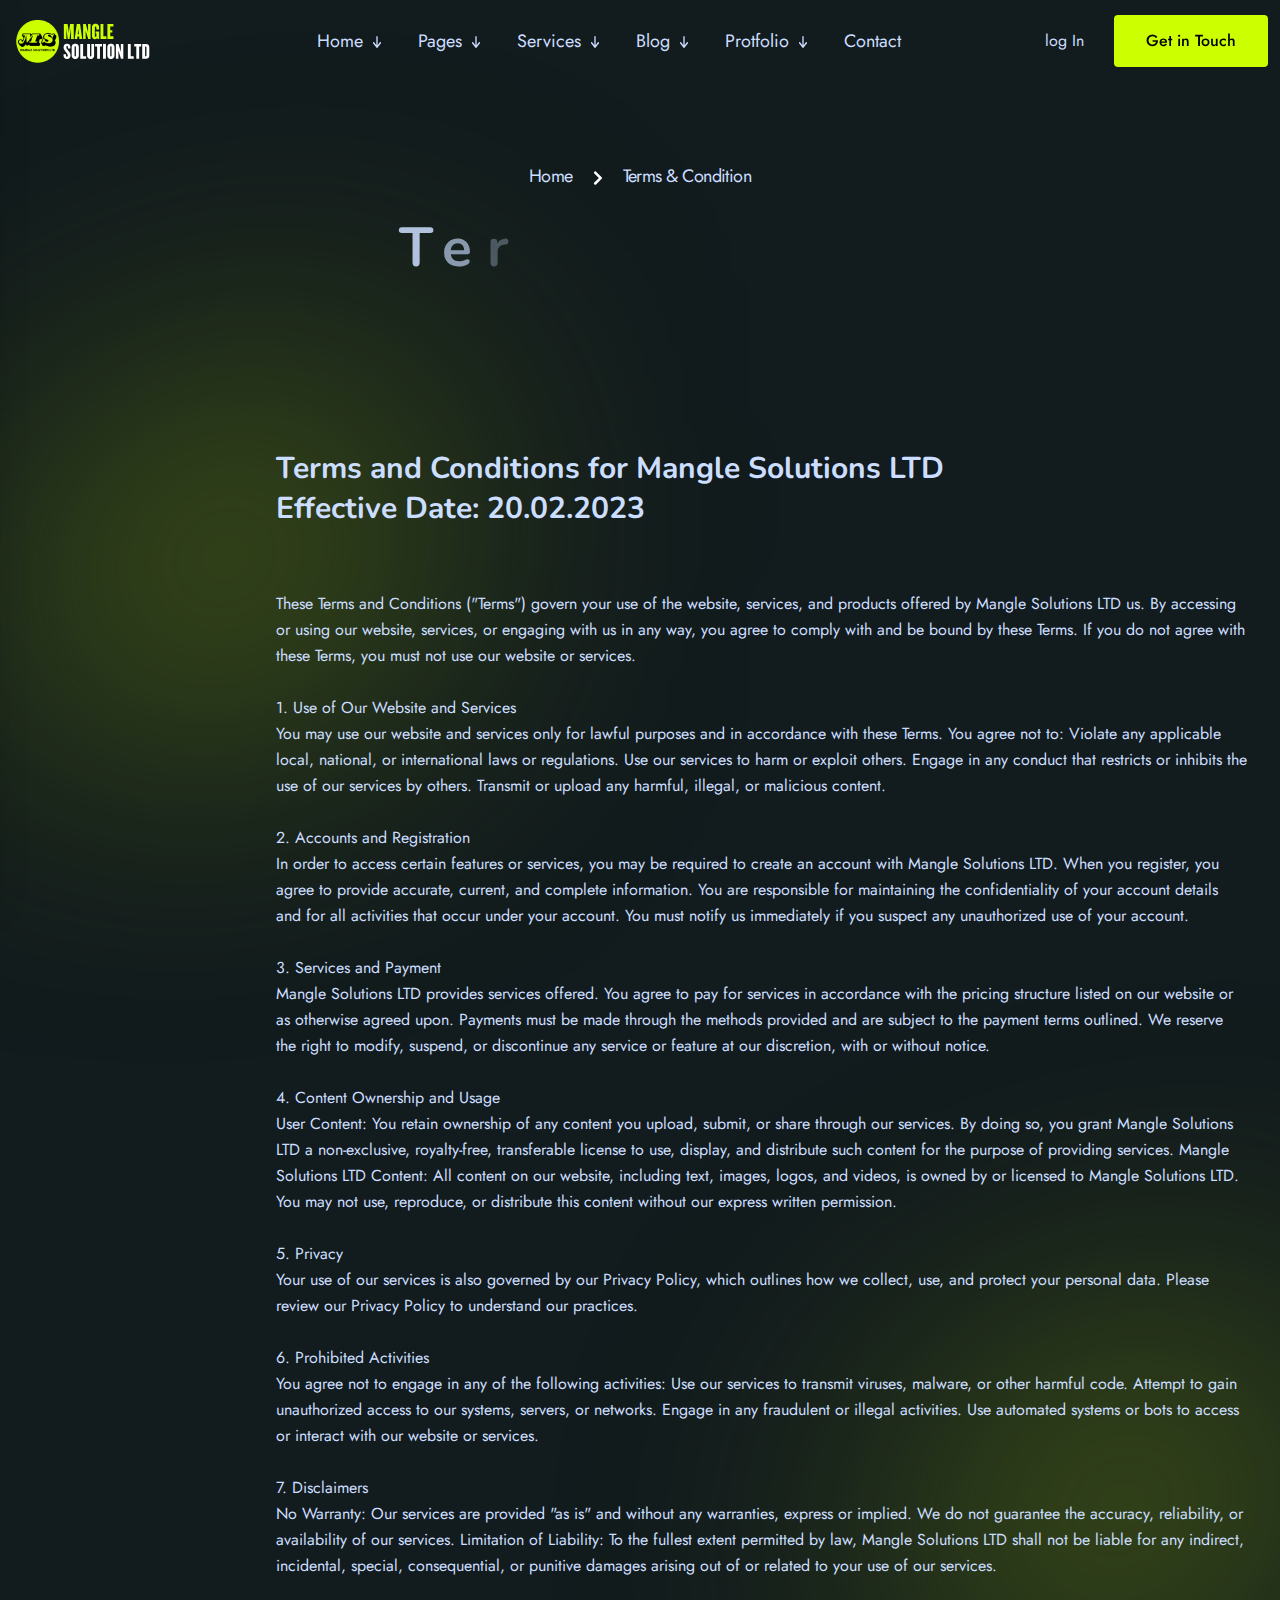
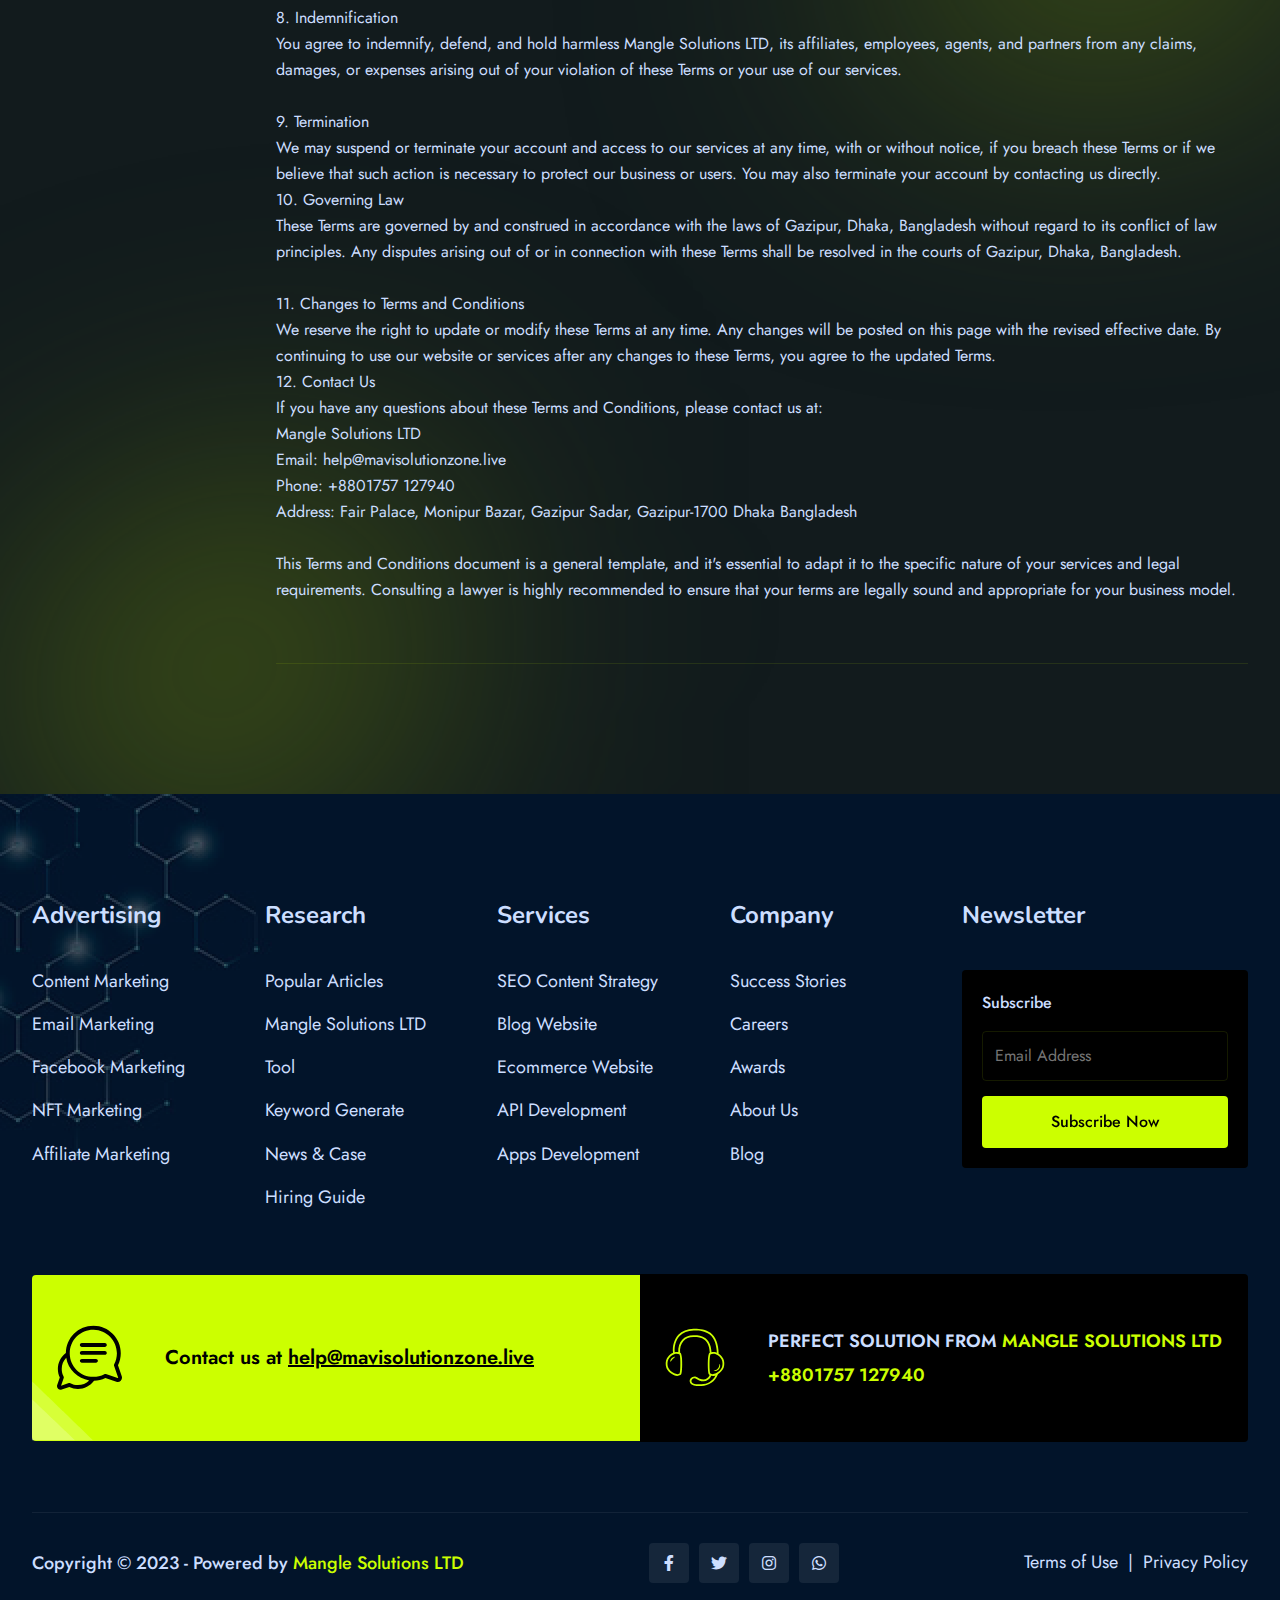
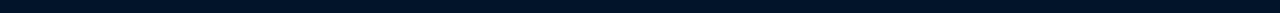
<file: Condition.html>
<!DOCTYPE html>
<html lang="en">

<head>
    <meta charset="UTF-8">
    <meta http-equiv="X-UA-Compatible" content="IE=edge">
    <meta name="viewport" content="width=device-width, initial-scale=1.0">
    <meta name="facebook-domain-verification" content="3u4bjqfwz5iog6qdwjdhf2ghigul05" />
    <meta name="facebook-domain-verification" content="7jr7dgviu4955o4fmet2tplhrom7fq" />
    <title>Mangle Solutions LTD - Digital Marketing Agencey</title>
    <!--Essential css files-->
    <link rel="stylesheet" href="assets/css/all.css">
    <link rel="stylesheet" href="assets/css/bootstrap.min.css">
    <link rel="stylesheet" href="assets/css/jquery-ui.css">
    <link rel="stylesheet" href="assets/css/animate.css">
    <link rel="stylesheet" href="assets/css/swiper.css">
    <link rel="stylesheet" href="assets/css/magnific-popup.css">
    <link rel="stylesheet" href="assets/css/style.css">
    <!--favicon-->
    <link rel="icon" href="assets/images/favicon.png">
</head>

<body>
    <!-- Start Top To Scroll Button -->
    <div id="progress">
        <span id="progress-value"><i class="fa-solid fa-arrow-up"></i></span>
    </div>
    <!-- Start Top To Scroll Button -->

    <!-- Start Header Area1 -->
    <header class="header-area-1 header-sticky">
        <div class="container">
            <div class="header-wrapper">
                <div class="logo">
                    <a href="index.html">
                        <img src="assets/images/logo/logo-1.svg" alt="VRE">
                    </a>
                </div>
                <div class="menu-bar">
                    <a href="#" class="menu-bar-btn">
                        <svg xmlns="http://www.w3.org/2000/svg" width="49" height="15" viewBox="0 0 49 15" fill="#CCDEFF">
                            <line x1="0.249023" y1="1.41577" x2="48.6221" y2="1.41577" stroke="#CCDEFF" stroke-width="2">
                            </line>
                            <line x1="0.249023" y1="13.9224" x2="48.6221" y2="13.9224" stroke="#CCDEFF" stroke-width="2">
                            </line>
                        </svg>
                    </a>
                </div>
                <div class="main-menu main-menu-1">
                    <ul>
                        <li><a href="index.html" class="font-size-1-18 transition-1">Home
                                <span>
                                    <svg width="8" height="14" viewBox="0 0 8 14" fill="none"
                                        xmlns="http://www.w3.org/2000/svg">
                                        <g clip-path="url(#clip0_1_9793)">
                                            <path
                                                d="M3.52937 12.868C3.78979 13.2098 4.21271 13.2098 4.47312 12.868L7.80646 8.49298C8.06687 8.15118 8.06687 7.59611 7.80646 7.25431C7.54604 6.91251 7.12312 6.91251 6.86271 7.25431L4.66687 10.1391L4.66687 1.75001C4.66687 1.26603 4.36896 0.875012 4.00021 0.875012C3.63146 0.875012 3.33354 1.26603 3.33354 1.75001L3.33354 10.1391L1.13771 7.25704C0.87729 6.91525 0.454373 6.91525 0.193956 7.25704C-0.0664601 7.59884 -0.0664602 8.15392 0.193956 8.49571L3.52729 12.8707L3.52937 12.868Z"
                                                fill="#CCDEFF" />
                                        </g>
                                        <defs>
                                            <clipPath id="clip0_1_9793">
                                                <rect width="8" height="14" fill="white"
                                                    transform="translate(8 14) rotate(-180)" />
                                            </clipPath>
                                        </defs>
                                    </svg>
                                </span>
                            </a>
                            <ul class="submenu submenu-1">
                                <li><a href="index.html" class="font-size-1-18">Option-1</a></li>
                                <li><a href="index-2.html" class="font-size-1-18">Option-2</a></li>
                            </ul>
                        </li>
                        <li><a href="about.html" class="font-size-1-18 transition-1">Pages
                                <span>
                                    <svg width="8" height="14" viewBox="0 0 8 14" fill="none"
                                        xmlns="http://www.w3.org/2000/svg">
                                        <g clip-path="url(#clip0_1_9793)">
                                            <path
                                                d="M3.52937 12.868C3.78979 13.2098 4.21271 13.2098 4.47312 12.868L7.80646 8.49298C8.06687 8.15118 8.06687 7.59611 7.80646 7.25431C7.54604 6.91251 7.12312 6.91251 6.86271 7.25431L4.66687 10.1391L4.66687 1.75001C4.66687 1.26603 4.36896 0.875012 4.00021 0.875012C3.63146 0.875012 3.33354 1.26603 3.33354 1.75001L3.33354 10.1391L1.13771 7.25704C0.87729 6.91525 0.454373 6.91525 0.193956 7.25704C-0.0664601 7.59884 -0.0664602 8.15392 0.193956 8.49571L3.52729 12.8707L3.52937 12.868Z"
                                                fill="#CCDEFF" />
                                        </g>
                                        <defs>
                                            <clipPath id="clip0_1_979466">
                                                <rect width="8" height="14" fill="white"
                                                    transform="translate(8 14) rotate(-180)" />
                                            </clipPath>
                                        </defs>
                                    </svg>
                                </span>
                            </a>
                            <ul class="submenu submenu-1">
                                <li><a href="about.html" class="font-size-1-18">About</a></li>
                    <li><a href="privacy.html" class="font-size-1-18">Privacy</a></li>
                    <li><a href="Condition.html" class="font-size-1-18">Condition</a></li>
                    <li><a href="price.html" class="font-size-1-18">Price</a></li>
                            </ul>
                        </li>
                        <li><a href="services.html" class="font-size-1-18 transition-1">Services
                                <span>
                                    <svg width="8" height="14" viewBox="0 0 8 14" fill="none"
                                        xmlns="http://www.w3.org/2000/svg">
                                        <g clip-path="url(#clip0_1_9793)">
                                            <path
                                                d="M3.52937 12.868C3.78979 13.2098 4.21271 13.2098 4.47312 12.868L7.80646 8.49298C8.06687 8.15118 8.06687 7.59611 7.80646 7.25431C7.54604 6.91251 7.12312 6.91251 6.86271 7.25431L4.66687 10.1391L4.66687 1.75001C4.66687 1.26603 4.36896 0.875012 4.00021 0.875012C3.63146 0.875012 3.33354 1.26603 3.33354 1.75001L3.33354 10.1391L1.13771 7.25704C0.87729 6.91525 0.454373 6.91525 0.193956 7.25704C-0.0664601 7.59884 -0.0664602 8.15392 0.193956 8.49571L3.52729 12.8707L3.52937 12.868Z"
                                                fill="#CCDEFF" />
                                        </g>
                                        <defs>
                                            <clipPath id="clip0_1_9794776">
                                                <rect width="8" height="14" fill="white"
                                                    transform="translate(8 14) rotate(-180)" />
                                            </clipPath>
                                        </defs>
                                    </svg>
                                </span>
                            </a>
                            <ul class="submenu submenu-1">
                             <li><a href="services.html" class="font-size-1-18">Services</a></li>
                            </ul>
                        </li>
                        <li><a href="blog-standart.html" class="font-size-1-18 transition-1">Blog
                                <span>
                                    <svg width="8" height="14" viewBox="0 0 8 14" fill="none"
                                        xmlns="http://www.w3.org/2000/svg">
                                        <g clip-path="url(#clip0_1_9793)">
                                            <path
                                                d="M3.52937 12.868C3.78979 13.2098 4.21271 13.2098 4.47312 12.868L7.80646 8.49298C8.06687 8.15118 8.06687 7.59611 7.80646 7.25431C7.54604 6.91251 7.12312 6.91251 6.86271 7.25431L4.66687 10.1391L4.66687 1.75001C4.66687 1.26603 4.36896 0.875012 4.00021 0.875012C3.63146 0.875012 3.33354 1.26603 3.33354 1.75001L3.33354 10.1391L1.13771 7.25704C0.87729 6.91525 0.454373 6.91525 0.193956 7.25704C-0.0664601 7.59884 -0.0664602 8.15392 0.193956 8.49571L3.52729 12.8707L3.52937 12.868Z"
                                                fill="#CCDEFF" />
                                        </g>
                                        <defs>
                                            <clipPath id="clip0_1_979477">
                                                <rect width="8" height="14" fill="white"
                                                    transform="translate(8 14) rotate(-180)" />
                                            </clipPath>
                                        </defs>
                                    </svg>
                                </span>
                            </a>
                            <ul class="submenu submenu-1">
                                <li><a href="blog-standart.html" class="font-size-1-18">Blog Standart</a></li>
                                <li><a href="blog-details.html" class="font-size-1-18">Blog Details</a></li>
                            </ul>
                        </li>
                        <li><a href="project-details.html" class="font-size-1-18 transition-1">Protfolio
                                <span>
                                    <svg width="8" height="14" viewBox="0 0 8 14" fill="none"
                                        xmlns="http://www.w3.org/2000/svg">
                                        <g clip-path="url(#clip0_1_9793)">
                                            <path
                                                d="M3.52937 12.868C3.78979 13.2098 4.21271 13.2098 4.47312 12.868L7.80646 8.49298C8.06687 8.15118 8.06687 7.59611 7.80646 7.25431C7.54604 6.91251 7.12312 6.91251 6.86271 7.25431L4.66687 10.1391L4.66687 1.75001C4.66687 1.26603 4.36896 0.875012 4.00021 0.875012C3.63146 0.875012 3.33354 1.26603 3.33354 1.75001L3.33354 10.1391L1.13771 7.25704C0.87729 6.91525 0.454373 6.91525 0.193956 7.25704C-0.0664601 7.59884 -0.0664602 8.15392 0.193956 8.49571L3.52729 12.8707L3.52937 12.868Z"
                                                fill="#CCDEFF" />
                                        </g>
                                        <defs>
                                            <clipPath id="clip0_1_9795">
                                                <rect width="8" height="14" fill="white"
                                                    transform="translate(8 14) rotate(-180)" />
                                            </clipPath>
                                        </defs>
                                    </svg>
                                </span>
                            </a>
                            <ul class="submenu submenu-1">
                                <li><a href="project-grid.html" class="font-size-1-18">Portfolio Grid</a></li>
                                <li><a href="project-details.html" class="font-size-1-18">Portfolio Details</a></li>
                            </ul>
                        </li>
                        <li><a href="contact.html" class="font-size-1-18 transition-1">Contact
                            </a></li>
                    </ul>
                </div>
                <div class="get-in-touch">
                    <a href="contact.html">
                        <span class="text-color">
                            log In
                        </span>
                    </a>
                    <a href="contact.html" class="font-size-1-20 btn-1">Get in Touch</a>
                </div>
    
            </div>
        </div>
    </header>
    <!-- End Header Area1 -->

    <!-- Start Search Bar Popup Home 2 -->
    <div class="search-bar home-1">
        <div class="search">
            <form action="#">
                <input type="text" placeholder="Search Here ....">
                <input type="submit" value="Search" class="btn-primary-style btn-2 hero-info-btn btn-3 btn-4">
            </form>
        </div>
        <a href="javascript:void(0)" class="search-popup-close"><i class="fa-solid fa-xmark"></i></a>
    </div>
    <!-- End Search Bar Popup Home 2 -->

    <!-- Start Mobile Menu Home 1 -->
    <div class="nft-mobile-menu">
        <button class="close-menu float-end"><i class="fa-solid fa-xmark"></i></button>
        <a class='mobile-menu-logo' href="index.html"><img src="assets/images/logo/logo-1.svg" alt="VRE"></a>
        <ul>
            <li class="has-submenu"><a href="javascript:void(0)">Home</a>
                <ul class="submenu-wrapper">
                    <li><a href="index.html">Home Page 1</a></li>
                    <li><a href="index-2.html">Home Page 2</a></li>
                </ul>
            </li>
            <li class="has-submenu"><a href="javascript:void(0)">Pages</a>
                <ul class="submenu-wrapper">
                    <li><a href="about.html" class="font-size-1-18">About</a></li>
                    <li><a href="privacy.html" class="font-size-1-18">Privacy</a></li>
                    <li><a href="Condition.html" class="font-size-1-18">Condition</a></li>
                    <li><a href="price.html" class="font-size-1-18">Price</a></li>
                </ul>
            </li>
            <li class="has-submenu"><a href="javascript:void(0)">services</a>
                <ul class="submenu-wrapper">
                    <li><a href="services.html" class="font-size-1-18">Services</a></li>
                </ul>
            </li>
            <li class="has-submenu"><a href="javascript:void(0)">Blog</a>
                <ul class="submenu-wrapper">
                    <li><a href="blog-standart.html" class="font-size-1-18">Blog Standart</a></li>
                    <li><a href="blog-details.html" class="font-size-1-18">Blog Details</a></li>
                </ul>
            </li>
            <li class="has-submenu"><a href="javascript:void(0)">Portfolio</a>
                <ul class="submenu-wrapper">
                    <li><a href="project-grid.html" class="font-size-1-18">Portfolio Grid</a></li>
                    <li><a href="project-details.html" class="font-size-1-18">Portfolio Details</a></li>
                </ul>
            </li>
            <li class="has-submenu"><a href="contact.html">Contact</a>
            </li>
        </ul>
        <div class="search-form">
            <form action="#">
                <input type="text" placeholder="Search...">
                <button type="submit" class="border-0">Go</button>
            </form>
        </div>
        <div class="phone-number-mobile-menu">
            <a href="#">+8801757 127940</a>
        </div>
        <div class="mobile-menu-copy-right-text">
            <p><span>© 2023</span> Mangle Solutions LTD . All Rights Reserved.</p>
        </div>
    </div>
    <!-- End Mobile Menu Home 1 -->

    <!-- Start Bread Crumb Area Home 1 -->
    <section class="bread-crumb-area">
        <div class="container">
            <div class="bread-crumb-wrapper">
                <a href="index.html">Home</a>
                <span>
                    <svg width="10" height="14" viewBox="0 0 10 14" fill="none" xmlns="http://www.w3.org/2000/svg">
                        <path
                            d="M8.90625 7.53125L2.84375 13.625C2.53125 13.9062 2.0625 13.9062 1.78125 13.625L1.0625 12.9062C0.78125 12.625 0.78125 12.1562 1.0625 11.8438L5.875 7L1.0625 2.1875C0.78125 1.875 0.78125 1.40625 1.0625 1.125L1.78125 0.40625C2.0625 0.125 2.53125 0.125 2.84375 0.40625L8.90625 6.5C9.1875 6.78125 9.1875 7.25 8.90625 7.53125Z"
                            fill="white" />
                    </svg>
                </span>
                <a href="index.html" class="current-page">Terms & Condition</a>
            </div>
            <div class="bread-crumb-title">
                <h2 class="split-collab">Terms and Condition</h2>
            </div>
        </div>
    </section>
    <!-- End Bread Crumb Area Home 1 -->

    <!-- Start Team Details  -->
    <section class="team-details-area">
        <img src="assets/images/shep/bg-blur-shep-1.png" alt="VRE" class="team-details-area-1-shep-1 blur-1">
        <img src="assets/images/shep/bg-blur-shep-1.png" alt="VRE" class="team-details-area-1-shep-2 blur-1">
        <img src="assets/images/shep/bg-blur-shep-1.png" alt="VRE" class="team-details-area-1-shep-3 blur-1">
        <div class="container">
            <div class="team-details-wrapper">
                <div class="team-details-author">
                    <div class="team-details-autor-pic vre-reveal-one">
                        
                    </div>
                   
                <div class="author-about">
                    <h5 class="font-size-1-30">Terms and Conditions for Mangle Solutions LTD<br>Effective Date: 20.02.2023<br>​</h5>
                    <p class="font-size-1-16">These Terms and Conditions ("Terms") govern your use of the website, services, and products offered by Mangle Solutions LTD us. By accessing or using our website, services, or engaging with us in any way, you agree to comply with and be bound by these Terms. If you do not agree with these Terms, you must not use our website or services. <br>
                        <br>
                        
                        1. Use of Our Website and Services<br>
                        You may use our website and services only for lawful purposes and in accordance with these Terms. You agree not to:
                        Violate any applicable local, national, or international laws or regulations.
                        Use our services to harm or exploit others.
                        Engage in any conduct that restricts or inhibits the use of our services by others.
                        Transmit or upload any harmful, illegal, or malicious content.<br>
                        <br>
                        
                        2. Accounts and Registration<br>
                        In order to access certain features or services, you may be required to create an account with Mangle Solutions LTD. When you register, you agree to provide accurate, current, and complete information. You are responsible for maintaining the confidentiality of your account details and for all activities that occur under your account. You must notify us immediately if you suspect any unauthorized use of your account.<br>
                        <br>
                        
                        3. Services and Payment<br>
                        Mangle Solutions LTD provides  services offered. You agree to pay for services in accordance with the pricing structure listed on our website or as otherwise agreed upon. Payments must be made through the methods provided and are subject to the payment terms outlined.
                        We reserve the right to modify, suspend, or discontinue any service or feature at our discretion, with or without notice.<br>
                        <br>
                        
                        4. Content Ownership and Usage<br>
                        User Content: You retain ownership of any content you upload, submit, or share through our services. By doing so, you grant Mangle Solutions LTD a non-exclusive, royalty-free, transferable license to use, display, and distribute such content for the purpose of providing services.
                        Mangle Solutions LTD Content: All content on our website, including text, images, logos, and videos, is owned by or licensed to Mangle Solutions LTD. You may not use, reproduce, or distribute this content without our express written permission.<br>
                        <br>
                        
                        5. Privacy<br>
                        Your use of our services is also governed by our Privacy Policy, which outlines how we collect, use, and protect your personal data. Please review our Privacy Policy to understand our practices.<br>
                        <br>
                        
                        6. Prohibited Activities<br>
                        You agree not to engage in any of the following activities:
                        Use our services to transmit viruses, malware, or other harmful code.
                        Attempt to gain unauthorized access to our systems, servers, or networks.
                        Engage in any fraudulent or illegal activities.
                        Use automated systems or bots to access or interact with our website or services.<br>
                        <br>
                        
                        7. Disclaimers<br>
                        No Warranty: Our services are provided "as is" and without any warranties, express or implied. We do not guarantee the accuracy, reliability, or availability of our services.
                        Limitation of Liability: To the fullest extent permitted by law, Mangle Solutions LTD shall not be liable for any indirect, incidental, special, consequential, or punitive damages arising out of or related to your use of our services.<br>
                        <br>
                        
                        8. Indemnification<br>
                        You agree to indemnify, defend, and hold harmless Mangle Solutions LTD, its affiliates, employees, agents, and partners from any claims, damages, or expenses arising out of your violation of these Terms or your use of our services.<br>
                        <br>
                        
                        9. Termination<br>
                        We may suspend or terminate your account and access to our services at any time, with or without notice, if you breach these Terms or if we believe that such action is necessary to protect our business or users. You may also terminate your account by contacting us directly.
                        <br>
                        
                        10. Governing Law<br>
                        These Terms are governed by and construed in accordance with the laws of Gazipur, Dhaka, Bangladesh without regard to its conflict of law principles. Any disputes arising out of or in connection with these Terms shall be resolved in the courts of Gazipur, Dhaka, Bangladesh.<br>
                        <br>
                        
                        11. Changes to Terms and Conditions<br>
                        We reserve the right to update or modify these Terms at any time. Any changes will be posted on this page with the revised effective date. By continuing to use our website or services after any changes to these Terms, you agree to the updated Terms.
                        <br>
                        
                        12. Contact Us<br>
                        If you have any questions about these Terms and Conditions, please contact us at:<br>
                        Mangle Solutions LTD<br>
                        Email: help@mavisolutionzone.live<br>
                        Phone: +8801757 127940<br>
                        Address: Fair Palace, Monipur Bazar, Gazipur Sadar, Gazipur-1700 Dhaka Bangladesh<br>
                        <br>
                        
                        This Terms and Conditions document is a general template, and it's essential to adapt it to the specific nature of your services and legal requirements. Consulting a lawyer is highly recommended to ensure that your terms are legally sound and appropriate for your business model.<br></p>
                </div>
                
                                    </div>
                                </div>
                            </div>
                        </div>
                    </div>
                </div>
            </div>
        </div>
    </section>
    <!-- End Team Details -->

    <!-- Start Footer Area Home 1 -->
    <section class="footer-area-home-1 footer-area-home-3" style="background-image: url('assets/images/home-2/faq-home-2-bg.png');">
        <div class="container">
            <div class="footer-wrapper">
                <div class="row justify-content-between">     
                    <div class="col-xl-2 col-lg-3 col-md-4 col-sm-6">
                        <div class="footer-menu footer-menu-1">
                            <h6 class="font-size-1-24">Advertising</h6>
                            <ul>
                                <li><a href="blog-standart.html">Content Marketing</a></li>
                                <li><a href="blog-grid.html">Email Marketing</a></li>
                                <li><a href="blog-details.html">Facebook Marketing</a></li>
                                <li><a href="services-details.html">NFT Marketing</a></li>
                                <li><a href="services.html">Affiliate Marketing</a></li>
                            </ul>
                        </div>
                    </div>
                    <div class="col-xl-2 col-lg-3 col-md-4 col-sm-6">
                        <div class="footer-menu footer-menu-1">
                            <h6 class="font-size-1-24">Research</h6>
                            <ul>
                                <li><a href="index.html">Popular Articles</a></li>
                                <li><a href="index-2.html">Mangle Solutions LTD Tool</a></li>
                                <li><a href="about.html">Keyword Generate</a></li>
                                <li><a href="blog-details.html">News & Case</a></li>
                                <li><a href="contact.html">Hiring Guide</a></li>
                            </ul>
                        </div>
                    </div>
                    <div class="col-xl-2 col-lg-3 col-md-4 col-sm-6">
                        <div class="footer-menu footer-menu-1">
                            <h6 class="font-size-1-24">Services</h6>
                            <ul>
                                <li><a href="project-details.html">SEO Content Strategy</a></li>
                                <li><a href="blog-details.html">Blog Website</a></li>
                                <li><a href="price.html">Ecommerce Website</a></li>
                                <li><a href="services-details.html">API Development</a></li>
                                <li><a href="services.html">Apps Development</a></li>
                            </ul>
                        </div>
                    </div>
                    <div class="col-xl-2 col-lg-3 col-md-4 col-sm-6">
                        <div class="footer-menu footer-menu-2">
                            <h6 class="font-size-1-24">Company</h6>
                            <ul>
                                <li><a href="project-details.html">Success Stories</a></li>
                                <li><a href="project-grid.html">Careers</a></li>
                                <li><a href="services.html">Awards</a></li>
                                <li><a href="about.html">About Us</a></li>
                                <li><a href="blog-details.html">Blog</a></li>
                            </ul>
                        </div>
                    </div>
                    <div class="col-xl-3 col-lg-4 col-md-4 col-sm-12">
                        <div class="footer-menu footer-news-letter">
                            <h6 class="font-size-1-24">newsletter</h6>
                            <div class="footer-form">
                                <form action="#">
                                    <label for="s">Subscribe</label>
                                    <input id="s" type="text" required="required" name="s" placeholder="Email Address">
                                    <button class="btn-1">Subscribe Now</button>
                                </form>
                            </div>
                        </div>
                    </div>
                </div>
            </div>
            <div class="footer-support">
                <div class="footer-call">
                    <img src="assets/images/home-3/footer-chat-bg-shep-home-3.png" alt="VRE">
                    <div class="footer-support-icon">
                        <svg width="65" height="66" viewBox="0 0 65 66" fill="none" xmlns="http://www.w3.org/2000/svg">
                            <g clip-path="url(#clip0_1_18406)">
                                <path
                                    d="M64.766 51.3186L60.9908 40.3317C62.8106 36.6117 63.7722 32.4746 63.7787 28.3119C63.7899 21.0739 60.9896 14.2302 55.8934 9.04162C50.7962 3.85202 44.004 0.93069 36.7676 0.816051C29.264 0.697477 22.211 3.55164 16.9086 8.85398C11.7956 13.9668 8.95975 20.7071 8.86999 27.9099C3.83071 31.7041 0.856317 37.6195 0.866092 43.9378C0.870789 46.8946 1.53628 49.8337 2.79731 52.4914L0.196921 60.0589C-0.250082 61.3598 0.0764421 62.7722 1.04916 63.745C1.73369 64.4296 2.6362 64.7941 3.56436 64.7941C3.95487 64.7941 4.34995 64.7296 4.73525 64.5972L12.3028 61.9968C14.9606 63.2578 17.8997 63.9233 20.8564 63.928C20.8671 63.928 20.8772 63.928 20.8879 63.928C27.3003 63.9278 33.2608 60.8767 37.0411 55.7139C40.975 55.6103 44.8672 54.658 48.386 52.9366L59.3731 56.712C59.8308 56.8693 60.3003 56.946 60.7643 56.946C61.8673 56.946 62.9398 56.5128 63.7535 55.699C64.9092 54.5431 65.2972 52.8647 64.766 51.3186ZM20.8877 60.059C20.8794 60.059 20.8706 60.059 20.8624 60.059C18.2454 60.0551 15.6465 59.4099 13.3473 58.1934C12.8745 57.9434 12.3194 57.9001 11.8139 58.0738L4.05414 60.7402L6.72055 52.9806C6.89422 52.4749 6.85105 51.9199 6.60096 51.4472C5.38449 49.1479 4.73931 46.5491 4.73525 43.932C4.72878 39.7223 6.36635 35.7323 9.23003 32.7446C10.1654 38.4468 12.8831 43.7014 17.0957 47.8391C21.2771 51.9462 26.5333 54.5611 32.2045 55.416C29.21 58.3676 25.1733 60.059 20.8877 60.059ZM61.0174 52.9632C60.9073 53.0732 60.7768 53.1032 60.63 53.0527L48.868 49.011C48.6638 48.9408 48.4513 48.906 48.2395 48.906C47.9273 48.906 47.6163 48.9815 47.3348 49.1306C43.9765 50.9072 40.1816 51.8494 36.3601 51.8553C36.3475 51.8553 36.3361 51.8553 36.3235 51.8553C23.5186 51.8553 12.9418 41.4535 12.7389 28.6516C12.6367 22.2043 15.0892 16.1449 19.6444 11.5897C24.1996 7.03448 30.26 4.58289 36.7064 4.68445C49.5206 4.8877 59.9295 15.4841 59.9097 28.3058C59.9037 32.1273 58.9616 35.9224 57.1851 39.2804C56.935 39.753 56.8919 40.3081 57.0656 40.8137L61.1071 52.5757C61.1575 52.723 61.1273 52.8534 61.0174 52.9632Z"
                                    fill="#CCDEFF" />
                                <path
                                    d="M47.8474 18.0146H24.7978C23.7294 18.0146 22.8633 18.8809 22.8633 19.9492C22.8633 21.0176 23.7295 21.8837 24.7978 21.8837H47.8474C48.9159 21.8837 49.782 21.0175 49.782 19.9492C49.782 18.8809 48.9159 18.0146 47.8474 18.0146Z"
                                    fill="#CCDEFF" />
                                <path
                                    d="M47.8474 25.9717H24.7978C23.7294 25.9717 22.8633 26.8379 22.8633 27.9062C22.8633 28.9745 23.7295 29.8407 24.7978 29.8407H47.8474C48.9159 29.8407 49.782 28.9745 49.782 27.9062C49.782 26.8379 48.9159 25.9717 47.8474 25.9717Z"
                                    fill="#CCDEFF" />
                                <path
                                    d="M38.9751 33.9277H24.7978C23.7294 33.9277 22.8633 34.7939 22.8633 35.8623C22.8633 36.9307 23.7295 37.7968 24.7978 37.7968H38.9749C40.0434 37.7968 40.9095 36.9306 40.9095 35.8623C40.9095 34.7939 40.0435 33.9277 38.9751 33.9277Z"
                                    fill="#CCDEFF" />
                            </g>
                            <defs>
                                <clipPath id="clip0_1_18406">
                                    <rect width="65" height="65" fill="white" transform="translate(0 0.303711)" />
                                </clipPath>
                            </defs>
                        </svg>
                    </div>
                    <span class="font-size-1-20">
                        Contact us at <a href="#">help@mavisolutionzone.live
                        </a>
                    </span>
                </div>
                <div class="footer-messege">
                    <div class="footer-support-icon">
                        <svg width="60" height="61" viewBox="0 0 60 61" fill="none" xmlns="http://www.w3.org/2000/svg">
                            <path
                                d="M58.2813 31.8496C57.3995 29.8769 55.6541 28.0042 53.6359 26.7042C53.5086 17.1951 50.6359 9.80418 45.4904 5.86781C40.4177 1.98599 34.145 1.55872 28.6541 1.64054C22.1177 1.74963 16.9541 3.83145 13.3086 7.82236C9.27225 12.2405 7.2177 19.2678 8.02679 25.7678C5.32679 26.9769 2.83588 29.3496 1.7177 31.8405C0.535885 34.4678 0.38134 37.6315 1.28134 40.5224C2.19952 43.486 5.64498 46.8769 9.12679 48.2405C10.2268 48.6769 11.2904 48.886 12.2904 48.886C13.3904 48.886 14.4086 48.6224 15.3177 48.1042C15.5722 47.9587 15.8086 47.786 16.0086 47.586C17.3177 46.3042 17.4268 34.9133 16.8722 30.2769C16.4813 26.9769 15.8359 26.186 15.2541 25.8405C15.2086 25.8133 15.1632 25.7951 15.1177 25.7678C15.1177 25.7496 15.1268 25.7314 15.1177 25.7133C14.5541 21.4496 15.8813 16.8405 18.4995 13.9678C20.8177 11.4314 24.1359 10.1042 28.3813 10.0405C32.0359 9.9769 36.2177 10.2587 39.4722 12.7496C43.4813 15.8224 44.5541 21.386 44.7359 25.5224C44.745 25.6224 44.7722 25.7224 44.8086 25.8042C44.7813 25.8224 44.7541 25.8314 44.7359 25.8405C44.1632 26.186 43.5177 26.9769 43.1177 30.2769C42.5632 34.9133 42.6722 46.3042 43.9813 47.586C44.1813 47.786 44.4086 47.9496 44.6632 48.0951C42.8086 52.1769 39.2541 53.5133 34.8268 51.7587C34.3359 51.5587 33.8541 51.2405 33.345 50.8951C32.5904 50.386 31.8086 49.8678 30.845 49.6496C28.9541 49.2405 26.7086 50.0496 25.4995 51.5769C24.5541 52.7769 24.3904 54.2587 25.0632 55.6405C26.4904 58.586 30.9177 58.9587 34.1904 58.9587C34.8086 58.9587 35.3904 58.9496 35.8995 58.9314L36.2813 58.9224C43.9086 58.7587 50.0995 54.4769 52.845 47.4496C52.8722 47.3678 52.8813 47.286 52.8904 47.2133C55.5995 45.5496 57.9722 42.8951 58.7177 40.5133C59.6177 37.6405 59.4541 34.4769 58.2813 31.8496ZM14.7177 46.386C14.6359 46.4587 14.5359 46.5314 14.4359 46.586C12.845 47.4951 11.0177 47.0951 9.76316 46.6042C6.52679 45.3315 3.63588 42.1587 2.96316 40.0042C2.19043 37.5224 2.32679 34.8042 3.32679 32.5678C4.24498 30.5224 6.73588 27.9587 9.7177 27.0133C10.2995 26.8314 11.0086 26.6769 11.7813 26.6769C12.6086 26.6769 13.4904 26.8496 14.3359 27.3496C15.7813 28.6678 15.6813 44.3405 14.7177 46.386ZM40.545 11.3587C36.8632 8.53145 32.3086 8.22236 28.3541 8.28599C23.6086 8.35872 19.8541 9.8769 17.1995 12.7951C14.4268 15.8405 12.9268 20.5769 13.2813 25.086C12.1722 24.8405 10.9722 24.8769 9.73588 25.186C9.10861 19.286 10.9904 12.9951 14.6177 9.02236C17.9268 5.39509 22.6541 3.51327 28.6904 3.41327C33.8722 3.33145 39.7813 3.72236 44.4177 7.2769C50.2995 11.786 51.645 20.2042 51.845 25.7405C51.4995 25.5951 51.1541 25.4496 50.8086 25.3405C49.2813 24.8587 47.8177 24.8042 46.4813 25.1496C46.2359 20.6678 44.9904 14.7678 40.545 11.3587ZM36.2541 57.186L35.8632 57.1951C33.2632 57.2496 27.8541 57.3769 26.645 54.8951C26.2632 54.1133 26.345 53.3769 26.8813 52.6951C27.6632 51.7042 29.2359 51.1315 30.4632 51.3951C31.0995 51.5315 31.7086 51.9405 32.3541 52.3769C32.9177 52.7587 33.4995 53.1496 34.1722 53.4133C39.4813 55.5224 44.0813 53.7224 46.3086 48.7405C46.7541 48.8405 47.2177 48.9042 47.6995 48.9042C48.5904 48.9042 49.5268 48.7224 50.4995 48.386C47.7722 53.786 42.5632 57.0496 36.2541 57.186ZM57.0359 40.0042C56.3632 42.1678 53.4722 45.3405 50.2359 46.6042C48.9813 47.0951 47.1541 47.4951 45.5631 46.586C45.4632 46.5314 45.3632 46.4587 45.2813 46.386C44.3177 44.3405 44.2268 28.6678 45.645 27.3678C47.3086 26.386 49.0904 26.6314 50.2904 27.0133C53.2722 27.9587 55.7631 30.5224 56.6813 32.5678C57.6722 34.8133 57.8086 37.5224 57.0359 40.0042Z"
                                fill="#FF4A3B" />
                            <path
                                d="M8.81675 29.8948C8.17129 30.0766 7.33493 30.5312 6.61675 31.2766C5.90766 32.0221 5.48948 32.8857 5.34402 33.5403C5.18948 34.1948 5.27129 34.6221 5.43493 34.6585C5.78948 34.7312 6.33493 33.3766 7.53493 32.1494C8.69857 30.8948 10.0349 30.2857 9.94402 29.9312C9.88947 29.7675 9.4622 29.713 8.81675 29.8948Z"
                                fill="#FF4A3B" />
                            <path
                                d="M54.5285 36.9315C54.3467 36.9769 54.4013 37.5769 54.2558 38.4406C54.1285 39.3042 53.7558 40.4769 52.9104 41.4406C52.0649 42.3951 50.9467 42.9133 50.1013 43.1496C49.2558 43.3951 48.6649 43.4224 48.6376 43.6042C48.6104 43.7587 49.1922 44.0678 50.2376 44.0315C51.2649 44.0042 52.7467 43.5224 53.8467 42.2769C54.9376 41.0315 55.2376 39.4951 55.1376 38.4769C55.0649 37.4224 54.6831 36.8769 54.5285 36.9315Z"
                                fill="#FF4A3B" />
                        </svg>
                    </div>
                    <p class="font-size-1-18">PERFECT SOLUTION From <span>Mangle Solutions LTD <br>
                            +8801757 127940</span></p>
                </div>
            </div>
            <div class="footer-copyright">
                <div class="footer-copyright-item-1">
                    <p class="font-size-1-18">Copyright © 2023 - Powered by <a href="index.html">Mangle Solutions LTD</a></p>
                </div>
                <div class="footer-copyright-social-icon">
                    <ul>
                        <li><a href="https://www.facebook.com/profile.php?id=61570864718755/"><i class="fa-brands fa-facebook-f"></i></a></li>
                        <li><a href="https://x.com/"><i class="fa-brands fa-twitter"></i></a></li>
                        <li><a href="#"><i class="fa-brands fa-instagram"></i></a></li>
                        <li><a href="https://wa.me/+8801757127940"><i class="fa-brands fa-whatsapp"></i></a></li>
                    </ul>
                </div>
                <div class="footer-privecy-policy">
                    <a href="Condition.html" class="font-size-1-18">Terms of Use</a>
                    <span class="font-size-1-18">|</span>
                    <a href="privacy.html" class="font-size-1-18">Privacy Policy</a>
                </div>
            </div>
        </div>
    </section>
    <!-- End Footer Area Home 1 -->

    <!-- Start loader -->
    <div class="loader-wrapper">
        <div class="loader">
        </div>
        <div class="loader-section section-left"></div>
        <div class="loader-section section-right"></div>
    </div>
    <!-- End loader -->
    
    <!--Esential Js Files-->
    <script src="assets/js/jquery.min.js"></script>
    <script src="assets/js/popper.min.js"></script>
    <script src="assets/js/bootstrap.min.js"></script>
    <script src="assets/js/jquery-ui.js"></script>
    <script src="assets/js/wow.js"></script>
    <script src="assets/js/gsap.min.js"></script>
    <script src="assets/js/scrolltigger.js"></script>
    <script src="assets/js/split-text.js"></script>
    <script src="assets/js/split-type.js"></script>
    <script src="assets/js/magnific-popup.js"></script>
    <script src="assets/js/waypoints.js"></script>
    <script src="assets/js/swiper.js"></script>
    <script src="assets/js/isotop.min.js"></script>
    <script src="assets/js/script.js"></script>

</body>

</html>
</file>
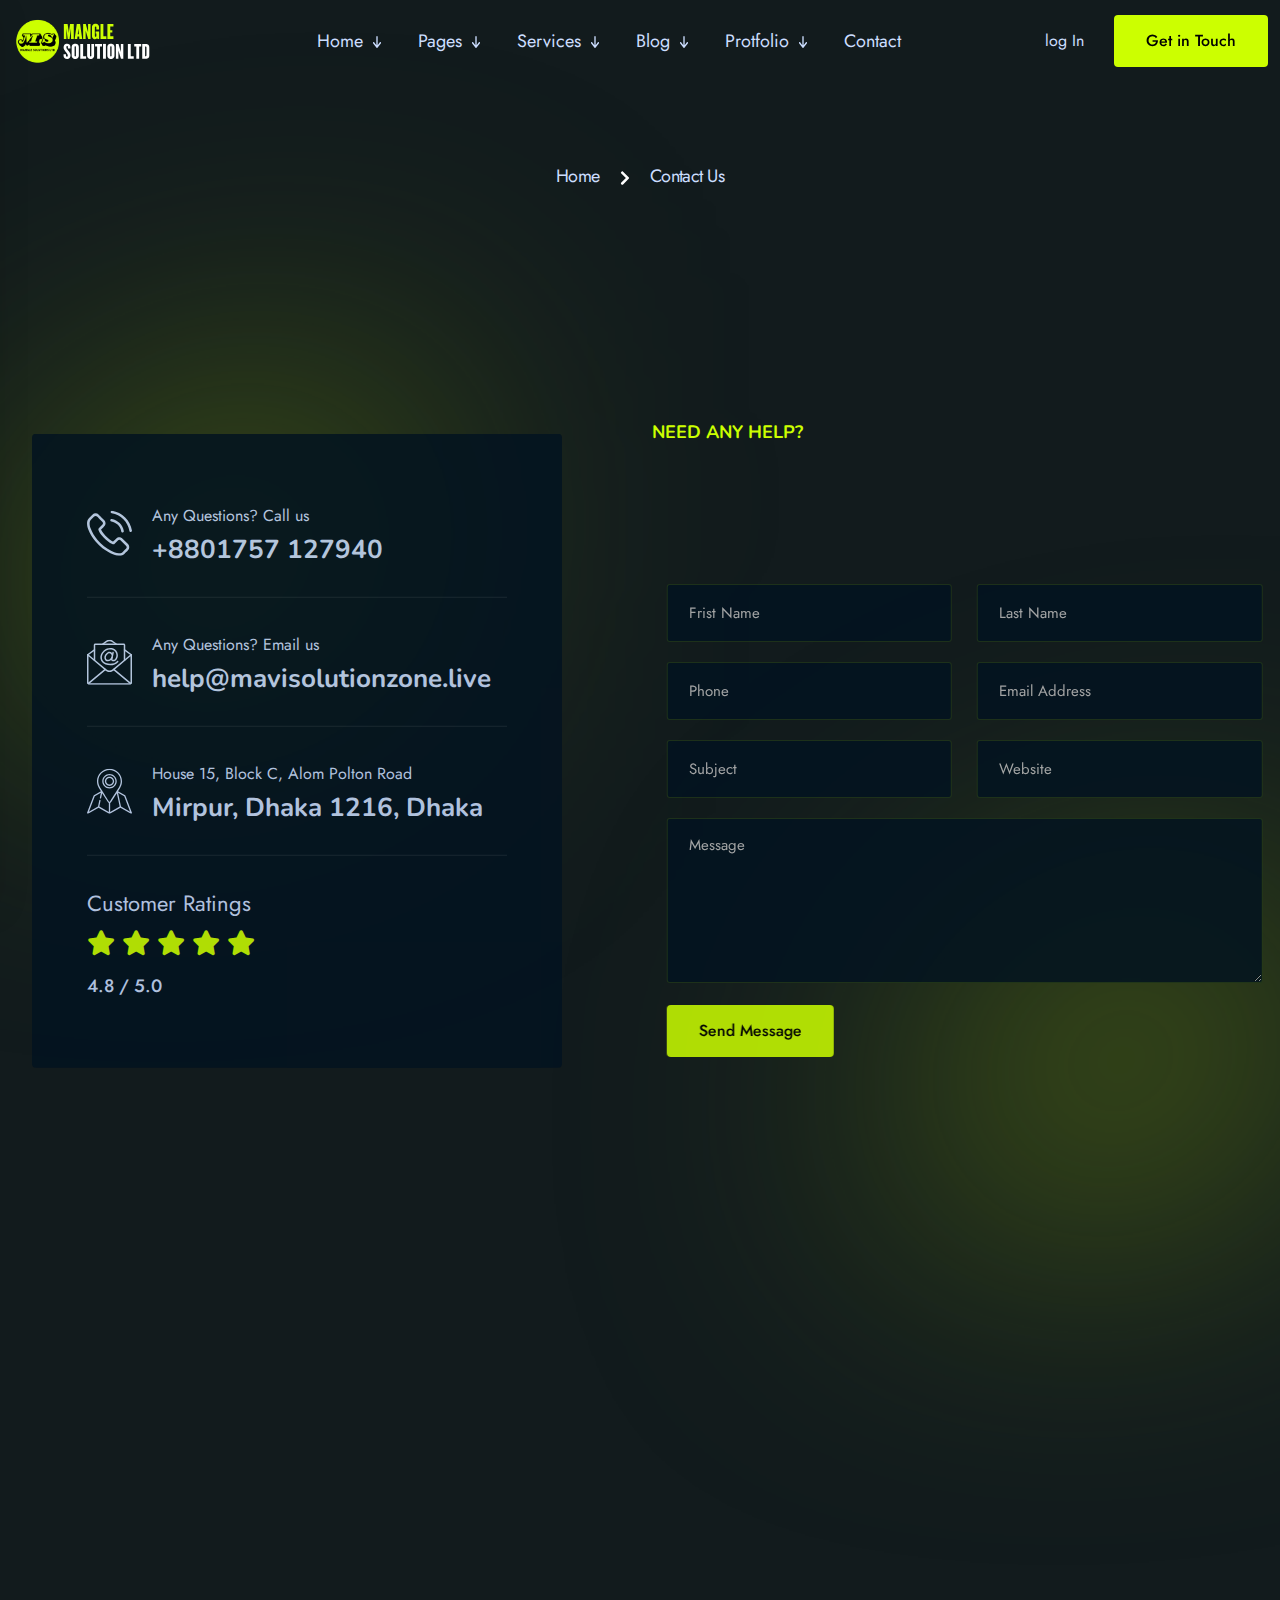
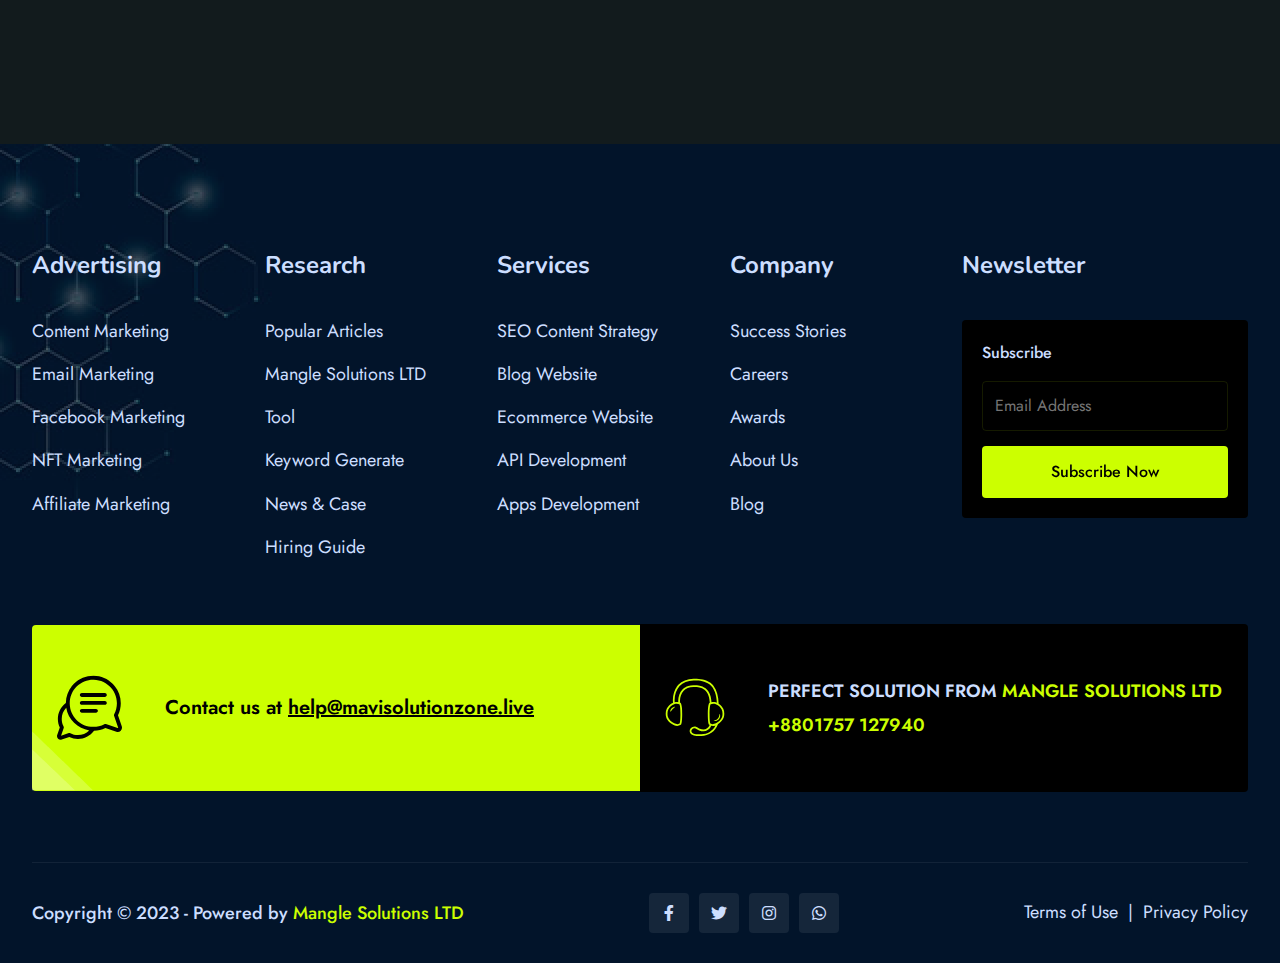
<file: contact.html>
<!DOCTYPE html>
<html lang="en">

<head>
    <meta charset="UTF-8">
    <meta http-equiv="X-UA-Compatible" content="IE=edge">
    <meta name="viewport" content="width=device-width, initial-scale=1.0">
    <meta name="facebook-domain-verification" content="3u4bjqfwz5iog6qdwjdhf2ghigul05" />
    <meta name="facebook-domain-verification" content="7jr7dgviu4955o4fmet2tplhrom7fq" />
    <title>Mangle Solutions LTD - Digital Marketing Agencey</title>
    <!--Essential css files-->
    <link rel="stylesheet" href="assets/css/all.css">
    <link rel="stylesheet" href="assets/css/bootstrap.min.css">
    <link rel="stylesheet" href="assets/css/jquery-ui.css">
    <link rel="stylesheet" href="assets/css/animate.css">
    <link rel="stylesheet" href="assets/css/swiper.css">
    <link rel="stylesheet" href="assets/css/magnific-popup.css">
    <link rel="stylesheet" href="assets/css/style.css">
    <!--favicon-->
    <link rel="icon" href="assets/images/favicon.png">
</head>

<body>
    <!-- Start Top To Scroll Button -->
    <div id="progress">
        <span id="progress-value"><i class="fa-solid fa-arrow-up"></i></span>
    </div>
    <!-- Start Top To Scroll Button -->

    <!-- Start Header Area1 -->
    <header class="header-area-1 header-sticky">
        <div class="container">
            <div class="header-wrapper">
                <div class="logo">
                    <a href="index.html">
                        <img src="assets/images/logo/logo-1.svg" alt="VRE">
                    </a>
                </div>
                <div class="menu-bar">
                    <a href="#" class="menu-bar-btn">
                        <svg xmlns="http://www.w3.org/2000/svg" width="49" height="15" viewBox="0 0 49 15" fill="#CCDEFF">
                            <line x1="0.249023" y1="1.41577" x2="48.6221" y2="1.41577" stroke="#CCDEFF" stroke-width="2">
                            </line>
                            <line x1="0.249023" y1="13.9224" x2="48.6221" y2="13.9224" stroke="#CCDEFF" stroke-width="2">
                            </line>
                        </svg>
                    </a>
                </div>
                <div class="main-menu main-menu-1">
                    <ul>
                        <li><a href="index.html" class="font-size-1-18 transition-1">Home
                                <span>
                                    <svg width="8" height="14" viewBox="0 0 8 14" fill="none"
                                        xmlns="http://www.w3.org/2000/svg">
                                        <g clip-path="url(#clip0_1_9793)">
                                            <path
                                                d="M3.52937 12.868C3.78979 13.2098 4.21271 13.2098 4.47312 12.868L7.80646 8.49298C8.06687 8.15118 8.06687 7.59611 7.80646 7.25431C7.54604 6.91251 7.12312 6.91251 6.86271 7.25431L4.66687 10.1391L4.66687 1.75001C4.66687 1.26603 4.36896 0.875012 4.00021 0.875012C3.63146 0.875012 3.33354 1.26603 3.33354 1.75001L3.33354 10.1391L1.13771 7.25704C0.87729 6.91525 0.454373 6.91525 0.193956 7.25704C-0.0664601 7.59884 -0.0664602 8.15392 0.193956 8.49571L3.52729 12.8707L3.52937 12.868Z"
                                                fill="#CCDEFF" />
                                        </g>
                                        <defs>
                                            <clipPath id="clip0_1_9793">
                                                <rect width="8" height="14" fill="white"
                                                    transform="translate(8 14) rotate(-180)" />
                                            </clipPath>
                                        </defs>
                                    </svg>
                                </span>
                            </a>
                            <ul class="submenu submenu-1">
                                <li><a href="index.html" class="font-size-1-18">Option-1</a></li>
                                <li><a href="index-2.html" class="font-size-1-18">Option-2</a></li>
                            </ul>
                        </li>
                        <li><a href="about.html" class="font-size-1-18 transition-1">Pages
                                <span>
                                    <svg width="8" height="14" viewBox="0 0 8 14" fill="none"
                                        xmlns="http://www.w3.org/2000/svg">
                                        <g clip-path="url(#clip0_1_9793)">
                                            <path
                                                d="M3.52937 12.868C3.78979 13.2098 4.21271 13.2098 4.47312 12.868L7.80646 8.49298C8.06687 8.15118 8.06687 7.59611 7.80646 7.25431C7.54604 6.91251 7.12312 6.91251 6.86271 7.25431L4.66687 10.1391L4.66687 1.75001C4.66687 1.26603 4.36896 0.875012 4.00021 0.875012C3.63146 0.875012 3.33354 1.26603 3.33354 1.75001L3.33354 10.1391L1.13771 7.25704C0.87729 6.91525 0.454373 6.91525 0.193956 7.25704C-0.0664601 7.59884 -0.0664602 8.15392 0.193956 8.49571L3.52729 12.8707L3.52937 12.868Z"
                                                fill="#CCDEFF" />
                                        </g>
                                        <defs>
                                            <clipPath id="clip0_1_979466">
                                                <rect width="8" height="14" fill="white"
                                                    transform="translate(8 14) rotate(-180)" />
                                            </clipPath>
                                        </defs>
                                    </svg>
                                </span>
                            </a>
                            <ul class="submenu submenu-1">
                                <li><a href="about.html" class="font-size-1-18">About</a></li>
                    <li><a href="privacy.html" class="font-size-1-18">Privacy</a></li>
                    <li><a href="Condition.html" class="font-size-1-18">Condition</a></li>
                    <li><a href="price.html" class="font-size-1-18">Price</a></li>
                            </ul>
                        </li>
                        <li><a href="services.html" class="font-size-1-18 transition-1">Services
                                <span>
                                    <svg width="8" height="14" viewBox="0 0 8 14" fill="none"
                                        xmlns="http://www.w3.org/2000/svg">
                                        <g clip-path="url(#clip0_1_9793)">
                                            <path
                                                d="M3.52937 12.868C3.78979 13.2098 4.21271 13.2098 4.47312 12.868L7.80646 8.49298C8.06687 8.15118 8.06687 7.59611 7.80646 7.25431C7.54604 6.91251 7.12312 6.91251 6.86271 7.25431L4.66687 10.1391L4.66687 1.75001C4.66687 1.26603 4.36896 0.875012 4.00021 0.875012C3.63146 0.875012 3.33354 1.26603 3.33354 1.75001L3.33354 10.1391L1.13771 7.25704C0.87729 6.91525 0.454373 6.91525 0.193956 7.25704C-0.0664601 7.59884 -0.0664602 8.15392 0.193956 8.49571L3.52729 12.8707L3.52937 12.868Z"
                                                fill="#CCDEFF" />
                                        </g>
                                        <defs>
                                            <clipPath id="clip0_1_9794776">
                                                <rect width="8" height="14" fill="white"
                                                    transform="translate(8 14) rotate(-180)" />
                                            </clipPath>
                                        </defs>
                                    </svg>
                                </span>
                            </a>
                            <ul class="submenu submenu-1">
                                <li><a href="services.html" class="font-size-1-18">Services</a></li>
                            </ul>
                        </li>
                        <li><a href="blog-standart.html" class="font-size-1-18 transition-1">Blog
                                <span>
                                    <svg width="8" height="14" viewBox="0 0 8 14" fill="none"
                                        xmlns="http://www.w3.org/2000/svg">
                                        <g clip-path="url(#clip0_1_9793)">
                                            <path
                                                d="M3.52937 12.868C3.78979 13.2098 4.21271 13.2098 4.47312 12.868L7.80646 8.49298C8.06687 8.15118 8.06687 7.59611 7.80646 7.25431C7.54604 6.91251 7.12312 6.91251 6.86271 7.25431L4.66687 10.1391L4.66687 1.75001C4.66687 1.26603 4.36896 0.875012 4.00021 0.875012C3.63146 0.875012 3.33354 1.26603 3.33354 1.75001L3.33354 10.1391L1.13771 7.25704C0.87729 6.91525 0.454373 6.91525 0.193956 7.25704C-0.0664601 7.59884 -0.0664602 8.15392 0.193956 8.49571L3.52729 12.8707L3.52937 12.868Z"
                                                fill="#CCDEFF" />
                                        </g>
                                        <defs>
                                            <clipPath id="clip0_1_979477">
                                                <rect width="8" height="14" fill="white"
                                                    transform="translate(8 14) rotate(-180)" />
                                            </clipPath>
                                        </defs>
                                    </svg>
                                </span>
                            </a>
                            <ul class="submenu submenu-1">
                                <li><a href="blog-standart.html" class="font-size-1-18">Blog Standart</a></li>
                                <li><a href="blog-details.html" class="font-size-1-18">Blog Details</a></li>
                            </ul>
                        </li>
                        <li><a href="project-details.html" class="font-size-1-18 transition-1">Protfolio
                                <span>
                                    <svg width="8" height="14" viewBox="0 0 8 14" fill="none"
                                        xmlns="http://www.w3.org/2000/svg">
                                        <g clip-path="url(#clip0_1_9793)">
                                            <path
                                                d="M3.52937 12.868C3.78979 13.2098 4.21271 13.2098 4.47312 12.868L7.80646 8.49298C8.06687 8.15118 8.06687 7.59611 7.80646 7.25431C7.54604 6.91251 7.12312 6.91251 6.86271 7.25431L4.66687 10.1391L4.66687 1.75001C4.66687 1.26603 4.36896 0.875012 4.00021 0.875012C3.63146 0.875012 3.33354 1.26603 3.33354 1.75001L3.33354 10.1391L1.13771 7.25704C0.87729 6.91525 0.454373 6.91525 0.193956 7.25704C-0.0664601 7.59884 -0.0664602 8.15392 0.193956 8.49571L3.52729 12.8707L3.52937 12.868Z"
                                                fill="#CCDEFF" />
                                        </g>
                                        <defs>
                                            <clipPath id="clip0_1_9795">
                                                <rect width="8" height="14" fill="white"
                                                    transform="translate(8 14) rotate(-180)" />
                                            </clipPath>
                                        </defs>
                                    </svg>
                                </span>
                            </a>
                            <ul class="submenu submenu-1">
                                <li><a href="project-grid.html" class="font-size-1-18">Portfolio Grid</a></li>
                                <li><a href="project-details.html" class="font-size-1-18">Portfolio Details</a></li>
                            </ul>
                        </li>
                        <li><a href="contact.html" class="font-size-1-18 transition-1">Contact
                            </a></li>
                    </ul>
                </div>
                <div class="get-in-touch">
                    <a href="contact.html">
                        <span class="text-color">
                            log In
                        </span>
                    </a>
                    <a href="contact.html" class="font-size-1-20 btn-1">Get in Touch</a>
                </div>
    
            </div>
        </div>
    </header>
    <!-- End Header Area1 -->

    <!-- Start Search Bar Popup Home 2 -->
    <div class="search-bar home-1">
        <div class="search">
            <form action="#">
                <input type="text" placeholder="Search Here ....">
                <input type="submit" value="Search" class="btn-primary-style btn-2 hero-info-btn btn-3 btn-4">
            </form>
        </div>
        <a href="javascript:void(0)" class="search-popup-close"><i class="fa-solid fa-xmark"></i></a>
    </div>
    <!-- End Search Bar Popup Home 2 -->

    <!-- Start Mobile Menu Home 1 -->
    <div class="nft-mobile-menu">
        <button class="close-menu float-end"><i class="fa-solid fa-xmark"></i></button>
        <a class='mobile-menu-logo' href="index.html"><img src="assets/images/logo/logo-1.svg" alt="VRE"></a>
        <ul>
            <li class="has-submenu"><a href="javascript:void(0)">Home</a>
                <ul class="submenu-wrapper">
                    <li><a href="index.html">Home Page 1</a></li>
                    <li><a href="index-2.html">Home Page 2</a></li>
                </ul>
            </li>
            <li class="has-submenu"><a href="javascript:void(0)">Pages</a>
                <ul class="submenu-wrapper">
                    <li><a href="about.html" class="font-size-1-18">About</a></li>
                    <li><a href="privacy.html" class="font-size-1-18">Privacy</a></li>
                    <li><a href="Condition.html" class="font-size-1-18">Condition</a></li>
                    <li><a href="price.html" class="font-size-1-18">Price</a></li>
                </ul>
            </li>
            <li class="has-submenu"><a href="javascript:void(0)">services</a>
                <ul class="submenu-wrapper">
                    <li><a href="services.html" class="font-size-1-18">Services</a></li>
                </ul>
            </li>
            <li class="has-submenu"><a href="javascript:void(0)">Blog</a>
                <ul class="submenu-wrapper">
                    <li><a href="blog-standart.html" class="font-size-1-18">Blog Standart</a></li>
                    <li><a href="blog-details.html" class="font-size-1-18">Blog Details</a></li>
                </ul>
            </li>
            <li class="has-submenu"><a href="javascript:void(0)">Portfolio</a>
                <ul class="submenu-wrapper">
                    <li><a href="project-grid.html" class="font-size-1-18">Portfolio Grid</a></li>
                    <li><a href="project-details.html" class="font-size-1-18">Portfolio Details</a></li>
                </ul>
            </li>
            <li class="has-submenu"><a href="contact.html">Contact</a>
            </li>
        </ul>
        <div class="search-form">
            <form action="#">
                <input type="text" placeholder="Search...">
                <button type="submit" class="border-0">Go</button>
            </form>
        </div>
        <div class="phone-number-mobile-menu">
            <a href="#">+8801757 127940</a>
        </div>
        <div class="mobile-menu-copy-right-text">
            <p><span>© 2023</span> Mangle Solutions LTD . All Rights Reserved.</p>
        </div>
    </div>
    <!-- End Mobile Menu Home 1 -->

    <!-- Start Bread Crumb Area Home 1 -->
    <section class="bread-crumb-area">
        <div class="container">
            <div class="bread-crumb-wrapper">
                <a href="index.html">Home</a>
                <span>
                    <svg width="10" height="14" viewBox="0 0 10 14" fill="none" xmlns="http://www.w3.org/2000/svg">
                        <path
                            d="M8.90625 7.53125L2.84375 13.625C2.53125 13.9062 2.0625 13.9062 1.78125 13.625L1.0625 12.9062C0.78125 12.625 0.78125 12.1562 1.0625 11.8438L5.875 7L1.0625 2.1875C0.78125 1.875 0.78125 1.40625 1.0625 1.125L1.78125 0.40625C2.0625 0.125 2.53125 0.125 2.84375 0.40625L8.90625 6.5C9.1875 6.78125 9.1875 7.25 8.90625 7.53125Z"
                            fill="white" />
                    </svg>
                </span>
                <a href="#" class="current-page">Contact Us</a>
            </div>
            <div class="bread-crumb-title">
                <h2 class="split-collab">Contact Us</h2>
            </div>
        </div>
    </section>
    <!-- End Bread Crumb Area Home 1 -->

    <!-- Start Contact Area -->
    <section class="contact-area-home-3 contact-area contact-p">
        <img src="assets/images/shep/bg-blur-shep-1.png" alt="VRE" class="contact-area-bg-shep-1-home-3 blur-1">
        <img src="assets/images/shep/bg-blur-shep-1.png" alt="VRE" class="contact-area-bg-shep-2-home-3 blur-1">
        <div class="container">
            <div class="row align-items-center">
                <div class="col-xl-5 col-lg-5">
                    <div class="contact-info-wrapper vre-slide-up-gsap">
                        <div class="contact-info-inner">
                            <div class="contact-icon">
                                <span>
                                    <svg width="45" height="45" viewBox="0 0 45 45" fill="none"
                                        xmlns="http://www.w3.org/2000/svg">
                                        <g clip-path="url(#clip0_1_18689)">
                                            <path
                                                d="M35.5627 27.8755C34.6414 26.9163 33.5302 26.4034 32.3525 26.4034C31.1843 26.4034 30.0636 26.9068 29.1044 27.866L26.1031 30.8578C25.8562 30.7248 25.6093 30.6013 25.3718 30.4779C25.0299 30.3069 24.707 30.1455 24.4316 29.9745C21.6203 28.189 19.0654 25.8621 16.6151 22.8513C15.4279 21.3507 14.6301 20.0875 14.0507 18.8054C14.8295 18.0931 15.5514 17.3522 16.2542 16.6399C16.5201 16.374 16.786 16.0986 17.052 15.8326C19.0465 13.8381 19.0465 11.2548 17.052 9.26033L14.4591 6.66749C14.1647 6.37307 13.8608 6.06915 13.5759 5.76523C13.006 5.17638 12.4077 4.56853 11.7903 3.99868C10.8691 3.08691 9.76734 2.60254 8.60864 2.60254C7.44993 2.60254 6.32922 3.08691 5.37947 3.99868C5.36997 4.00818 5.36997 4.00818 5.36047 4.01768L2.1313 7.27534C0.915614 8.49103 0.222292 9.97264 0.070331 11.6917C-0.15761 14.465 0.65918 17.0483 1.28602 18.7389C2.82462 22.8893 5.12303 26.7358 8.55165 30.8578C12.7116 35.825 17.7168 39.7475 23.4343 42.5113C25.6188 43.5465 28.5345 44.7717 31.7922 44.9806C31.9916 44.9901 32.2006 44.9996 32.3905 44.9996C34.5845 44.9996 36.427 44.2113 37.8706 42.6442C37.8801 42.6253 37.8991 42.6158 37.9086 42.5968C38.4025 41.9984 38.9723 41.4571 39.5707 40.8777C39.9791 40.4883 40.397 40.0799 40.8054 39.6525C41.7456 38.6743 42.2395 37.5346 42.2395 36.3664C42.2395 35.1887 41.7361 34.0585 40.7769 33.1087L35.5627 27.8755ZM38.9628 37.8765C38.9533 37.8765 38.9533 37.886 38.9628 37.8765C38.5924 38.2754 38.2125 38.6363 37.8041 39.0352C37.1868 39.624 36.56 40.2414 35.9711 40.9347C35.0118 41.9604 33.8816 42.4448 32.4 42.4448C32.2576 42.4448 32.1056 42.4448 31.9631 42.4353C29.1424 42.2548 26.521 41.1531 24.555 40.2129C19.1794 37.6105 14.4591 33.916 10.5366 29.2337C7.29797 25.3302 5.13253 21.7211 3.6984 17.8461C2.81513 15.4812 2.49221 13.6387 2.63467 11.9006C2.72965 10.7894 3.15704 9.86817 3.94533 9.07987L7.184 5.84121C7.64938 5.40432 8.14326 5.16688 8.62763 5.16688C9.22598 5.16688 9.71035 5.52779 10.0143 5.83171C10.0238 5.84121 10.0333 5.8507 10.0428 5.8602C10.6221 6.40156 11.173 6.96192 11.7523 7.56027C12.0468 7.86419 12.3507 8.16811 12.6546 8.48153L15.2474 11.0744C16.2542 12.0811 16.2542 13.0119 15.2474 14.0186C14.972 14.294 14.7061 14.5695 14.4306 14.8354C13.6328 15.6522 12.873 16.412 12.0468 17.1528C12.0278 17.1718 12.0088 17.1813 11.9993 17.2003C11.1825 18.0171 11.3344 18.8149 11.5054 19.3562C11.5149 19.3847 11.5244 19.4132 11.5339 19.4417C12.2082 21.0753 13.158 22.6139 14.6016 24.4469L14.6111 24.4564C17.2324 27.6856 19.9962 30.2024 23.0449 32.1304C23.4343 32.3774 23.8332 32.5768 24.2131 32.7668C24.555 32.9377 24.878 33.0992 25.1534 33.2702C25.1914 33.2892 25.2294 33.3176 25.2674 33.3366C25.5903 33.4981 25.8942 33.5741 26.2076 33.5741C26.9959 33.5741 27.4898 33.0802 27.6512 32.9187L30.8994 29.6706C31.2223 29.3477 31.7352 28.9583 32.3335 28.9583C32.9224 28.9583 33.4068 29.3287 33.7012 29.6516C33.7107 29.6611 33.7107 29.6611 33.7202 29.6706L38.9533 34.9037C39.9316 35.8725 39.9316 36.8697 38.9628 37.8765Z"
                                                fill="#CCDEFF" />
                                            <path
                                                d="M24.3171 10.7046C26.8055 11.1225 29.0659 12.3002 30.8704 14.1048C32.675 15.9093 33.8432 18.1697 34.2705 20.6581C34.375 21.2849 34.9164 21.7218 35.5337 21.7218C35.6097 21.7218 35.6762 21.7123 35.7522 21.7028C36.455 21.5888 36.9204 20.924 36.8064 20.2212C36.2935 17.2105 34.8689 14.4657 32.694 12.2907C30.519 10.1158 27.7742 8.69117 24.7635 8.1783C24.0607 8.06433 23.4053 8.52971 23.2819 9.22303C23.1584 9.91635 23.6143 10.5907 24.3171 10.7046Z"
                                                fill="#CCDEFF" />
                                            <path
                                                d="M44.9452 19.8504C44.0999 14.8927 41.7635 10.3814 38.1734 6.79131C34.5833 3.20123 30.072 0.86483 25.1143 0.0195474C24.421 -0.103921 23.7656 0.370957 23.6422 1.06428C23.5282 1.7671 23.9936 2.42243 24.6964 2.5459C29.1222 3.2962 33.1587 5.39516 36.3689 8.59584C39.5791 11.806 41.6685 15.8425 42.4188 20.2683C42.5233 20.8952 43.0647 21.3321 43.682 21.3321C43.758 21.3321 43.8245 21.3226 43.9004 21.3131C44.5938 21.2086 45.0686 20.5438 44.9452 19.8504Z"
                                                fill="#CCDEFF" />
                                        </g>
                                        <defs>
                                            <clipPath id="clip0_1_18689">
                                                <rect width="45" height="45" fill="white" />
                                            </clipPath>
                                        </defs>
                                    </svg>
                                </span>
                            </div>
                            <div class="contact-text">
                                <p class="font-size-1-16">Any Questions? Call us</p>
                                <h5 class="font-size-1-26">+8801757 127940</h5>
                            </div>
                        </div>
                        <div class="contact-info-inner">
                            <div class="contact-icon">
                                <span>
                                    <svg width="45" height="45" viewBox="0 0 45 45" fill="none"
                                        xmlns="http://www.w3.org/2000/svg">
                                        <g clip-path="url(#clip0_1_18698)">
                                            <path
                                                d="M23.4294 25.4925C21.7483 25.4847 20.078 25.2213 18.4761 24.7114C15.9164 23.855 14.0153 21.6881 13.4992 19.0388C12.9345 16.319 13.9636 13.4431 16.322 11.1488C16.575 10.9024 16.838 10.6663 17.1108 10.4406C19.5256 8.41901 22.7811 7.71646 25.8146 8.5623C28.7514 9.49966 30.7807 12.1836 30.8822 15.2647C30.9921 17.0382 30.4141 18.7859 29.2683 20.1441C28.3845 21.2573 26.9527 21.7831 25.5585 21.5064C24.9884 21.3881 24.4909 21.0428 24.1807 20.55C23.9024 20.0713 23.831 19.4999 23.983 18.9675C24.6389 16.4883 25.3057 12.7207 25.3123 12.6825C25.3589 12.4186 25.5427 12.1995 25.7946 12.1079C26.0465 12.0163 26.3281 12.066 26.5334 12.2383C26.7386 12.4106 26.8364 12.6793 26.7898 12.9433C26.762 13.1 26.1054 16.8112 25.4334 19.3509C25.3854 19.4916 25.3974 19.6459 25.4667 19.7775C25.5704 19.921 25.7268 20.0174 25.9017 20.0456C26.7551 20.188 27.6172 19.8456 28.1403 19.1564C29.0301 18.0919 29.476 16.7257 29.3853 15.3413C29.312 12.8887 27.7037 10.7476 25.3688 9.99375C22.8201 9.29273 20.0896 9.89161 18.0682 11.595C17.8272 11.795 17.5929 12.0044 17.368 12.2234C16.2021 13.3576 14.3402 15.7109 14.9676 18.7334C15.3891 20.845 16.8972 22.5756 18.9314 23.2818C22.4489 24.4039 27.5033 24.539 30.1664 21.2277C30.428 20.9126 30.8941 20.8657 31.2133 21.1223C31.5325 21.3789 31.5868 21.8441 31.3353 22.1674C29.3661 24.6164 26.3694 25.4925 23.4294 25.4925Z"
                                                fill="#CCDEFF" />
                                            <path
                                                d="M20.8605 21.6045C20.0678 21.6181 19.2945 21.3581 18.671 20.8684C17.2314 19.7163 17.1918 17.7149 17.5954 16.3519C17.7313 15.898 17.9138 15.4594 18.14 15.043C18.7027 13.9076 19.6025 12.9738 20.7163 12.3694C22.1033 11.6497 23.798 11.9226 24.8889 13.0414C25.4301 13.6345 25.8378 14.3368 26.0844 15.1009C26.215 15.4887 26.0107 15.9096 25.6252 16.0469C25.2398 16.1841 24.8154 15.9871 24.6715 15.6041C24.4937 15.0396 24.1981 14.5192 23.8044 14.0773C23.1683 13.4269 22.1773 13.2789 21.379 13.7152C20.5437 14.1862 19.8725 14.9014 19.4553 15.7648C19.2799 16.0883 19.1383 16.429 19.0326 16.7815C18.7412 17.7673 18.8052 19.054 19.6095 19.698C20.4887 20.404 21.972 20.1055 22.8065 19.3856C23.4284 18.8257 23.9628 18.1756 24.3918 17.4571C24.5307 17.2244 24.7844 17.0847 25.0554 17.0917C25.3263 17.0988 25.5724 17.2516 25.699 17.4913C25.8256 17.731 25.813 18.0203 25.666 18.2481C25.1579 19.0947 24.5253 19.8601 23.7895 20.5186C22.9694 21.2105 21.9335 21.5946 20.8605 21.6045Z"
                                                fill="#CCDEFF" />
                                            <path
                                                d="M42.75 45.0005H2.25C1.00792 44.9991 0.00136403 43.9926 0 42.7505V15.0005C1.179e-05 14.7096 0.168163 14.445 0.431462 14.3215C0.694762 14.198 1.00574 14.2378 1.2294 14.4237L19.6322 29.7181C21.2974 31.0933 23.7043 31.0928 25.3689 29.7171L43.77 14.4237C43.9936 14.2374 44.3049 14.1974 44.5684 14.321C44.8319 14.4445 45.0002 14.7094 45 15.0005V42.7505C44.9986 43.9926 43.9921 44.9991 42.75 45.0005ZM1.5 16.599V42.7505C1.50054 43.1645 1.83601 43.4999 2.25 43.5005H42.75C43.1641 43.5001 43.4996 43.1645 43.5 42.7505V16.599L26.3266 30.8715C24.1061 32.7065 20.8956 32.707 18.6746 30.8726L1.5 16.599Z"
                                                fill="#CCDEFF" />
                                            <path
                                                d="M0.750734 15.7503C0.424057 15.7506 0.134763 15.5394 0.0355086 15.2282C-0.0637457 14.9169 0.0498726 14.5772 0.316409 14.3884L7.06641 9.60337C7.40436 9.36914 7.86788 9.45069 8.1056 9.78619C8.34331 10.1217 8.26657 10.586 7.93356 10.8272L1.18356 15.6122C1.05717 15.7022 0.905862 15.7504 0.750734 15.7503Z"
                                                fill="#CCDEFF" />
                                            <path
                                                d="M44.2508 15.7503C44.0956 15.7504 43.9443 15.7022 43.8179 15.6122L37.0679 10.8272C36.7349 10.586 36.6582 10.1217 36.8959 9.78619C37.1336 9.45069 37.5971 9.36914 37.9351 9.60337L44.6851 14.3884C44.9516 14.5772 45.0652 14.9169 44.966 15.2282C44.8667 15.5394 44.5774 15.7506 44.2508 15.7503Z"
                                                fill="#CCDEFF" />
                                            <path
                                                d="M29.4297 5.25024C29.2744 5.25032 29.123 5.20207 28.9964 5.11217L25.4114 2.56967C23.7472 1.16341 21.3154 1.14876 19.6344 2.53487L16.0044 5.11224C15.7858 5.26728 15.5011 5.2939 15.2575 5.18209C15.014 5.07028 14.8485 4.83701 14.8236 4.57017C14.7986 4.30332 14.9179 4.04343 15.1365 3.88839L18.7215 1.34589C20.9368 -0.465384 24.1254 -0.450977 26.3241 1.38024L29.8641 3.88809C30.1309 4.07693 30.2447 4.41677 30.1454 4.72815C30.046 5.03953 29.7565 5.25074 29.4297 5.25024Z"
                                                fill="#CCDEFF" />
                                            <path
                                                d="M1.23897 44.5956C0.9229 44.5959 0.640577 44.398 0.533052 44.1007C0.425527 43.8035 0.515881 43.4708 0.758974 43.2688L17.874 29.0488C18.0796 28.8739 18.3634 28.823 18.617 28.9156C18.8706 29.0082 19.0549 29.2299 19.0995 29.4961C19.1441 29.7624 19.0422 30.0321 18.8327 30.2023L1.7177 44.4223C1.58332 44.5343 1.41392 44.5956 1.23897 44.5956Z"
                                                fill="#CCDEFF" />
                                            <path
                                                d="M43.761 44.5955C43.5862 44.5956 43.4169 44.5343 43.2828 44.4223L26.1678 30.2023C25.9582 30.0321 25.8563 29.7624 25.901 29.4961C25.9456 29.2299 26.1299 29.0082 26.3835 28.9156C26.6371 28.823 26.9208 28.8739 27.1265 29.0488L44.241 43.2688C44.4841 43.4708 44.5745 43.8035 44.467 44.1007C44.3594 44.398 44.0771 44.5958 43.761 44.5955Z"
                                                fill="#CCDEFF" />
                                            <path
                                                d="M37.5 21.3605C37.0858 21.3605 36.75 21.0247 36.75 20.6105V5.25635C36.7478 5.2721 36.7178 5.25087 36.6675 5.2505H8.3325C8.29935 5.24846 8.26681 5.26012 8.2425 5.28275L8.25 20.6105C8.25 21.0247 7.91421 21.3605 7.5 21.3605C7.08579 21.3605 6.75 21.0247 6.75 20.6105V5.2505C6.7742 4.39992 7.48185 3.72916 8.3325 3.7505H36.6675C37.5181 3.72924 38.2257 4.39995 38.25 5.2505V20.6105C38.25 21.0247 37.9142 21.3605 37.5 21.3605Z"
                                                fill="#CCDEFF" />
                                        </g>
                                        <defs>
                                            <clipPath id="clip0_1_18698">
                                                <rect width="45" height="45" fill="white" />
                                            </clipPath>
                                        </defs>
                                    </svg>
                                </span>
                            </div>
                            <div class="contact-text">
                                <p class="font-size-1-16">Any Questions? Email us</p>
                                <h5 class="font-size-1-26">help@mavisolutionzone.live</h5>
                            </div>
                        </div>
                        <div class="contact-info-inner">
                            <div class="contact-icon">
                                <span>
                                    <svg width="45" height="45" viewBox="0 0 45 45" fill="none"
                                        xmlns="http://www.w3.org/2000/svg">
                                        <g clip-path="url(#clip0_1_18714)">
                                            <path
                                                d="M44.957 44.1067L38.3652 26.7422C38.3105 26.5979 38.2068 26.4775 38.0725 26.4019L31.0513 22.4463L33.1012 19.1961C34.3592 17.1997 35.0243 14.8927 35.0243 12.5244C35.0243 5.6184 29.4059 0 22.4999 0C15.5939 0 9.97554 5.6184 9.97554 12.5244C9.97554 14.8933 10.6409 17.2004 11.8996 19.1962C11.9333 19.2498 13.949 22.4464 13.949 22.4464L6.9275 26.4019C6.79312 26.4775 6.68949 26.5979 6.63474 26.7422L0.042953 44.1067C-0.0555722 44.3661 0.0190468 44.6595 0.229369 44.8405C0.439954 45.0215 0.740979 45.0513 0.982766 44.915L11.5795 38.945L22.1763 44.915C22.3771 45.0281 22.6226 45.0281 22.8235 44.915L33.4202 38.945L44.017 44.915C44.1181 44.972 44.2296 44.9999 44.3405 44.9999C44.4949 44.9999 44.648 44.9459 44.7705 44.8406C44.981 44.6595 45.0555 44.3661 44.957 44.1067ZM23.1592 34.164C23.5716 34.0184 23.9291 33.7381 24.1718 33.3539C24.2053 33.3012 29.8169 24.4037 29.8169 24.4037L32.675 37.8516L23.1592 43.2126V34.164ZM13.0148 18.4929C11.889 16.7078 11.294 14.644 11.294 12.5243C11.294 6.34525 16.321 1.31827 22.5 1.31827C28.6791 1.31827 33.7061 6.34525 33.7061 12.5243C33.7061 14.6435 33.1112 16.7075 31.9861 18.4929C31.8981 18.6323 23.2126 32.4058 23.0611 32.6437C23.0597 32.6458 23.0585 32.6479 23.0572 32.6499C22.9349 32.8433 22.7267 32.9588 22.5 32.9588C22.2732 32.9588 22.064 32.8427 21.9416 32.6502C21.8535 32.5106 13.1507 18.7099 13.0178 18.4977C13.0168 18.4961 13.0158 18.4945 13.0148 18.4929ZM7.7825 27.4332L13.9274 23.9715L12.8569 29.008C12.7813 29.3641 13.0086 29.7141 13.3646 29.7899C13.4108 29.7997 13.457 29.8044 13.5023 29.8044C13.8069 29.8044 14.0806 29.592 14.1464 29.2822L15.1832 24.4041L20.8276 33.3557C21.0712 33.7388 21.429 34.0185 21.8407 34.1639V43.2127L12.325 37.8517L13.5983 31.8612C13.674 31.505 13.4467 31.1551 13.0906 31.0793C12.7342 31.0032 12.3844 31.231 12.3088 31.5869L10.9967 37.76L1.92144 42.873L7.7825 27.4332ZM34.0033 37.7601L31.0728 23.9714L37.2174 27.4332L43.0786 42.873L34.0033 37.7601Z"
                                                fill="#CCDEFF" />
                                            <path
                                                d="M29.752 12.5244C29.752 8.52627 26.4991 5.27344 22.501 5.27344C18.5028 5.27344 15.25 8.52627 15.25 12.5244C15.25 16.5226 18.5028 19.7754 22.501 19.7754C26.4991 19.7754 29.752 16.5226 29.752 12.5244ZM16.5684 12.5244C16.5684 9.25312 19.2297 6.5918 22.501 6.5918C25.7723 6.5918 28.4336 9.25312 28.4336 12.5244C28.4336 15.7957 25.7723 18.457 22.501 18.457C19.2297 18.457 16.5684 15.7957 16.5684 12.5244Z"
                                                fill="#CCDEFF" />
                                            <path
                                                d="M27.1152 12.5244C27.1152 9.98016 25.0452 7.91016 22.501 7.91016C19.9567 7.91016 17.8867 9.98016 17.8867 12.5244C17.8867 15.0687 19.9567 17.1387 22.501 17.1387C25.0452 17.1387 27.1152 15.0687 27.1152 12.5244ZM19.2051 12.5244C19.2051 10.707 20.6836 9.22852 22.501 9.22852C24.3184 9.22852 25.7969 10.707 25.7969 12.5244C25.7969 14.3418 24.3184 15.8203 22.501 15.8203C20.6836 15.8203 19.2051 14.3418 19.2051 12.5244Z"
                                                fill="#CCDEFF" />
                                        </g>
                                        <defs>
                                            <clipPath id="clip0_1_18714">
                                                <rect width="45" height="45" fill="white" />
                                            </clipPath>
                                        </defs>
                                    </svg>
                                </span>
                            </div>
                            <div class="contact-text">
                                <p class="font-size-1-16">House 15, Block C, Alom Polton Road</p>
                                <h5 class="font-size-1-26">Mirpur, Dhaka 1216, Dhaka</h5>
                            </div>
                        </div>
                        <p class="font-size-1-22">Customer Ratings</p>
                        <ul>
                            <li><i class="fa-solid fa-star"></i></li>
                            <li><i class="fa-solid fa-star"></i></li>
                            <li><i class="fa-solid fa-star"></i></li>
                            <li><i class="fa-solid fa-star"></i></li>
                            <li><i class="fa-solid fa-star"></i></li>
                        </ul>
                        <span class="font-size-1-18">4.8 / 5.0</span>
                    </div>
                </div>
                <div class="col-xl-6 col-lg-6 offset-lg-1 offset-xl-1">
                    <div class="form-wrapper">
                        <div class="title">
                            <div class="sub-title sub-title-home-3">
                                <p>Need Any Help?</p>
                            </div>
                            <div class="main-title">
                                <h3 class="split-collab">Get in Touch With Us</h3>
                            </div>
                        </div>
                        <form action="#" class="vre-slide-down-gsap">
                            <div class="input-item">
                                <input type="text" required="required" placeholder="Frist Name">
                                <input type="text" required="required" placeholder="Last Name">
                            </div>
                            <div class="input-item">
                                <input type="text" required="required" placeholder="Phone">
                                <input type="email" required="required" placeholder="Email Address">
                            </div>
                            <div class="input-item">
                                <input type="text" required="required" placeholder="Subject">
                                <input type="text" required="required" placeholder="Website">
                            </div>
                            <textarea placeholder="Message"></textarea>
                            <button class="btn-1" type="submit">Send Message</button>
                        </form>
                    </div>
                </div>
            </div>
        </div>
    </section>
    <!-- End Contact Area -->

    <!-- Start Map Area  -->
    <div class="map-area">
        <div class="map">
            <iframe src="https://www.google.com/maps/embed?pb=!1m18!1m12!1m3!1d3641.328281018107!2d90.38527857590533!3d24.125106774286987!2m3!1f0!2f0!3f0!3m2!1i1024!2i768!4f13.1!3m3!1m2!1s0x3755d8b95d9792c3%3A0x257ac93fa38eb8e1!2sMonipur%20Bazar!5e0!3m2!1sen!2sbd!4v1735049716552!5m2!1sen!2sbd" width="1920" height="550" style="border:0;" allowfullscreen="" loading="lazy" referrerpolicy="no-referrer-when-downgrade"></iframe>
        </div>
    </div>
    <!-- End Map Area -->

    <!-- Start Footer Area Home 1 -->
    <section class="footer-area-home-1 footer-area-home-3" style="background-image: url('assets/images/home-2/faq-home-2-bg.png');">
        <div class="container">
            <div class="footer-wrapper">
                <div class="row justify-content-between">     
                    <div class="col-xl-2 col-lg-3 col-md-4 col-sm-6">
                        <div class="footer-menu footer-menu-1">
                            <h6 class="font-size-1-24">Advertising</h6>
                            <ul>
                                <li><a href="blog-standart.html">Content Marketing</a></li>
                                <li><a href="blog-grid.html">Email Marketing</a></li>
                                <li><a href="blog-details.html">Facebook Marketing</a></li>
                                <li><a href="services-details.html">NFT Marketing</a></li>
                                <li><a href="services.html">Affiliate Marketing</a></li>
                            </ul>
                        </div>
                    </div>
                    <div class="col-xl-2 col-lg-3 col-md-4 col-sm-6">
                        <div class="footer-menu footer-menu-1">
                            <h6 class="font-size-1-24">Research</h6>
                            <ul>
                                <li><a href="index.html">Popular Articles</a></li>
                                <li><a href="index-2.html">Mangle Solutions LTD Tool</a></li>
                                <li><a href="about.html">Keyword Generate</a></li>
                                <li><a href="blog-details.html">News & Case</a></li>
                                <li><a href="contact.html">Hiring Guide</a></li>
                            </ul>
                        </div>
                    </div>
                    <div class="col-xl-2 col-lg-3 col-md-4 col-sm-6">
                        <div class="footer-menu footer-menu-1">
                            <h6 class="font-size-1-24">Services</h6>
                            <ul>
                                <li><a href="project-details.html">SEO Content Strategy</a></li>
                                <li><a href="blog-details.html">Blog Website</a></li>
                                <li><a href="price.html">Ecommerce Website</a></li>
                                <li><a href="services-details.html">API Development</a></li>
                                <li><a href="services.html">Apps Development</a></li>
                            </ul>
                        </div>
                    </div>
                    <div class="col-xl-2 col-lg-3 col-md-4 col-sm-6">
                        <div class="footer-menu footer-menu-2">
                            <h6 class="font-size-1-24">Company</h6>
                            <ul>
                                <li><a href="project-details.html">Success Stories</a></li>
                                <li><a href="project-grid.html">Careers</a></li>
                                <li><a href="services.html">Awards</a></li>
                                <li><a href="about.html">About Us</a></li>
                                <li><a href="blog-details.html">Blog</a></li>
                            </ul>
                        </div>
                    </div>
                    <div class="col-xl-3 col-lg-4 col-md-4 col-sm-12">
                        <div class="footer-menu footer-news-letter">
                            <h6 class="font-size-1-24">newsletter</h6>
                            <div class="footer-form">
                                <form action="#">
                                    <label for="s">Subscribe</label>
                                    <input id="s" type="text" required="required" name="s" placeholder="Email Address">
                                    <button class="btn-1">Subscribe Now</button>
                                </form>
                            </div>
                        </div>
                    </div>
                </div>
            </div>
            <div class="footer-support">
                <div class="footer-call">
                    <img src="assets/images/home-3/footer-chat-bg-shep-home-3.png" alt="VRE">
                    <div class="footer-support-icon">
                        <svg width="65" height="66" viewBox="0 0 65 66" fill="none" xmlns="http://www.w3.org/2000/svg">
                            <g clip-path="url(#clip0_1_18406)">
                                <path
                                    d="M64.766 51.3186L60.9908 40.3317C62.8106 36.6117 63.7722 32.4746 63.7787 28.3119C63.7899 21.0739 60.9896 14.2302 55.8934 9.04162C50.7962 3.85202 44.004 0.93069 36.7676 0.816051C29.264 0.697477 22.211 3.55164 16.9086 8.85398C11.7956 13.9668 8.95975 20.7071 8.86999 27.9099C3.83071 31.7041 0.856317 37.6195 0.866092 43.9378C0.870789 46.8946 1.53628 49.8337 2.79731 52.4914L0.196921 60.0589C-0.250082 61.3598 0.0764421 62.7722 1.04916 63.745C1.73369 64.4296 2.6362 64.7941 3.56436 64.7941C3.95487 64.7941 4.34995 64.7296 4.73525 64.5972L12.3028 61.9968C14.9606 63.2578 17.8997 63.9233 20.8564 63.928C20.8671 63.928 20.8772 63.928 20.8879 63.928C27.3003 63.9278 33.2608 60.8767 37.0411 55.7139C40.975 55.6103 44.8672 54.658 48.386 52.9366L59.3731 56.712C59.8308 56.8693 60.3003 56.946 60.7643 56.946C61.8673 56.946 62.9398 56.5128 63.7535 55.699C64.9092 54.5431 65.2972 52.8647 64.766 51.3186ZM20.8877 60.059C20.8794 60.059 20.8706 60.059 20.8624 60.059C18.2454 60.0551 15.6465 59.4099 13.3473 58.1934C12.8745 57.9434 12.3194 57.9001 11.8139 58.0738L4.05414 60.7402L6.72055 52.9806C6.89422 52.4749 6.85105 51.9199 6.60096 51.4472C5.38449 49.1479 4.73931 46.5491 4.73525 43.932C4.72878 39.7223 6.36635 35.7323 9.23003 32.7446C10.1654 38.4468 12.8831 43.7014 17.0957 47.8391C21.2771 51.9462 26.5333 54.5611 32.2045 55.416C29.21 58.3676 25.1733 60.059 20.8877 60.059ZM61.0174 52.9632C60.9073 53.0732 60.7768 53.1032 60.63 53.0527L48.868 49.011C48.6638 48.9408 48.4513 48.906 48.2395 48.906C47.9273 48.906 47.6163 48.9815 47.3348 49.1306C43.9765 50.9072 40.1816 51.8494 36.3601 51.8553C36.3475 51.8553 36.3361 51.8553 36.3235 51.8553C23.5186 51.8553 12.9418 41.4535 12.7389 28.6516C12.6367 22.2043 15.0892 16.1449 19.6444 11.5897C24.1996 7.03448 30.26 4.58289 36.7064 4.68445C49.5206 4.8877 59.9295 15.4841 59.9097 28.3058C59.9037 32.1273 58.9616 35.9224 57.1851 39.2804C56.935 39.753 56.8919 40.3081 57.0656 40.8137L61.1071 52.5757C61.1575 52.723 61.1273 52.8534 61.0174 52.9632Z"
                                    fill="#CCDEFF" />
                                <path
                                    d="M47.8474 18.0146H24.7978C23.7294 18.0146 22.8633 18.8809 22.8633 19.9492C22.8633 21.0176 23.7295 21.8837 24.7978 21.8837H47.8474C48.9159 21.8837 49.782 21.0175 49.782 19.9492C49.782 18.8809 48.9159 18.0146 47.8474 18.0146Z"
                                    fill="#CCDEFF" />
                                <path
                                    d="M47.8474 25.9717H24.7978C23.7294 25.9717 22.8633 26.8379 22.8633 27.9062C22.8633 28.9745 23.7295 29.8407 24.7978 29.8407H47.8474C48.9159 29.8407 49.782 28.9745 49.782 27.9062C49.782 26.8379 48.9159 25.9717 47.8474 25.9717Z"
                                    fill="#CCDEFF" />
                                <path
                                    d="M38.9751 33.9277H24.7978C23.7294 33.9277 22.8633 34.7939 22.8633 35.8623C22.8633 36.9307 23.7295 37.7968 24.7978 37.7968H38.9749C40.0434 37.7968 40.9095 36.9306 40.9095 35.8623C40.9095 34.7939 40.0435 33.9277 38.9751 33.9277Z"
                                    fill="#CCDEFF" />
                            </g>
                            <defs>
                                <clipPath id="clip0_1_18406">
                                    <rect width="65" height="65" fill="white" transform="translate(0 0.303711)" />
                                </clipPath>
                            </defs>
                        </svg>
                    </div>
                    <span class="font-size-1-20">
                        Contact us at <a href="#">help@mavisolutionzone.live
                        </a>
                    </span>
                </div>
                <div class="footer-messege">
                    <div class="footer-support-icon">
                        <svg width="60" height="61" viewBox="0 0 60 61" fill="none" xmlns="http://www.w3.org/2000/svg">
                            <path
                                d="M58.2813 31.8496C57.3995 29.8769 55.6541 28.0042 53.6359 26.7042C53.5086 17.1951 50.6359 9.80418 45.4904 5.86781C40.4177 1.98599 34.145 1.55872 28.6541 1.64054C22.1177 1.74963 16.9541 3.83145 13.3086 7.82236C9.27225 12.2405 7.2177 19.2678 8.02679 25.7678C5.32679 26.9769 2.83588 29.3496 1.7177 31.8405C0.535885 34.4678 0.38134 37.6315 1.28134 40.5224C2.19952 43.486 5.64498 46.8769 9.12679 48.2405C10.2268 48.6769 11.2904 48.886 12.2904 48.886C13.3904 48.886 14.4086 48.6224 15.3177 48.1042C15.5722 47.9587 15.8086 47.786 16.0086 47.586C17.3177 46.3042 17.4268 34.9133 16.8722 30.2769C16.4813 26.9769 15.8359 26.186 15.2541 25.8405C15.2086 25.8133 15.1632 25.7951 15.1177 25.7678C15.1177 25.7496 15.1268 25.7314 15.1177 25.7133C14.5541 21.4496 15.8813 16.8405 18.4995 13.9678C20.8177 11.4314 24.1359 10.1042 28.3813 10.0405C32.0359 9.9769 36.2177 10.2587 39.4722 12.7496C43.4813 15.8224 44.5541 21.386 44.7359 25.5224C44.745 25.6224 44.7722 25.7224 44.8086 25.8042C44.7813 25.8224 44.7541 25.8314 44.7359 25.8405C44.1632 26.186 43.5177 26.9769 43.1177 30.2769C42.5632 34.9133 42.6722 46.3042 43.9813 47.586C44.1813 47.786 44.4086 47.9496 44.6632 48.0951C42.8086 52.1769 39.2541 53.5133 34.8268 51.7587C34.3359 51.5587 33.8541 51.2405 33.345 50.8951C32.5904 50.386 31.8086 49.8678 30.845 49.6496C28.9541 49.2405 26.7086 50.0496 25.4995 51.5769C24.5541 52.7769 24.3904 54.2587 25.0632 55.6405C26.4904 58.586 30.9177 58.9587 34.1904 58.9587C34.8086 58.9587 35.3904 58.9496 35.8995 58.9314L36.2813 58.9224C43.9086 58.7587 50.0995 54.4769 52.845 47.4496C52.8722 47.3678 52.8813 47.286 52.8904 47.2133C55.5995 45.5496 57.9722 42.8951 58.7177 40.5133C59.6177 37.6405 59.4541 34.4769 58.2813 31.8496ZM14.7177 46.386C14.6359 46.4587 14.5359 46.5314 14.4359 46.586C12.845 47.4951 11.0177 47.0951 9.76316 46.6042C6.52679 45.3315 3.63588 42.1587 2.96316 40.0042C2.19043 37.5224 2.32679 34.8042 3.32679 32.5678C4.24498 30.5224 6.73588 27.9587 9.7177 27.0133C10.2995 26.8314 11.0086 26.6769 11.7813 26.6769C12.6086 26.6769 13.4904 26.8496 14.3359 27.3496C15.7813 28.6678 15.6813 44.3405 14.7177 46.386ZM40.545 11.3587C36.8632 8.53145 32.3086 8.22236 28.3541 8.28599C23.6086 8.35872 19.8541 9.8769 17.1995 12.7951C14.4268 15.8405 12.9268 20.5769 13.2813 25.086C12.1722 24.8405 10.9722 24.8769 9.73588 25.186C9.10861 19.286 10.9904 12.9951 14.6177 9.02236C17.9268 5.39509 22.6541 3.51327 28.6904 3.41327C33.8722 3.33145 39.7813 3.72236 44.4177 7.2769C50.2995 11.786 51.645 20.2042 51.845 25.7405C51.4995 25.5951 51.1541 25.4496 50.8086 25.3405C49.2813 24.8587 47.8177 24.8042 46.4813 25.1496C46.2359 20.6678 44.9904 14.7678 40.545 11.3587ZM36.2541 57.186L35.8632 57.1951C33.2632 57.2496 27.8541 57.3769 26.645 54.8951C26.2632 54.1133 26.345 53.3769 26.8813 52.6951C27.6632 51.7042 29.2359 51.1315 30.4632 51.3951C31.0995 51.5315 31.7086 51.9405 32.3541 52.3769C32.9177 52.7587 33.4995 53.1496 34.1722 53.4133C39.4813 55.5224 44.0813 53.7224 46.3086 48.7405C46.7541 48.8405 47.2177 48.9042 47.6995 48.9042C48.5904 48.9042 49.5268 48.7224 50.4995 48.386C47.7722 53.786 42.5632 57.0496 36.2541 57.186ZM57.0359 40.0042C56.3632 42.1678 53.4722 45.3405 50.2359 46.6042C48.9813 47.0951 47.1541 47.4951 45.5631 46.586C45.4632 46.5314 45.3632 46.4587 45.2813 46.386C44.3177 44.3405 44.2268 28.6678 45.645 27.3678C47.3086 26.386 49.0904 26.6314 50.2904 27.0133C53.2722 27.9587 55.7631 30.5224 56.6813 32.5678C57.6722 34.8133 57.8086 37.5224 57.0359 40.0042Z"
                                fill="#FF4A3B" />
                            <path
                                d="M8.81675 29.8948C8.17129 30.0766 7.33493 30.5312 6.61675 31.2766C5.90766 32.0221 5.48948 32.8857 5.34402 33.5403C5.18948 34.1948 5.27129 34.6221 5.43493 34.6585C5.78948 34.7312 6.33493 33.3766 7.53493 32.1494C8.69857 30.8948 10.0349 30.2857 9.94402 29.9312C9.88947 29.7675 9.4622 29.713 8.81675 29.8948Z"
                                fill="#FF4A3B" />
                            <path
                                d="M54.5285 36.9315C54.3467 36.9769 54.4013 37.5769 54.2558 38.4406C54.1285 39.3042 53.7558 40.4769 52.9104 41.4406C52.0649 42.3951 50.9467 42.9133 50.1013 43.1496C49.2558 43.3951 48.6649 43.4224 48.6376 43.6042C48.6104 43.7587 49.1922 44.0678 50.2376 44.0315C51.2649 44.0042 52.7467 43.5224 53.8467 42.2769C54.9376 41.0315 55.2376 39.4951 55.1376 38.4769C55.0649 37.4224 54.6831 36.8769 54.5285 36.9315Z"
                                fill="#FF4A3B" />
                        </svg>
                    </div>
                    <p class="font-size-1-18">PERFECT SOLUTION From <span>Mangle Solutions LTD <br>
                            +8801757 127940</span></p>
                </div>
            </div>
            <div class="footer-copyright">
                <div class="footer-copyright-item-1">
                    <p class="font-size-1-18">Copyright © 2023 - Powered by <a href="index.html">Mangle Solutions LTD</a></p>
                </div>
                <div class="footer-copyright-social-icon">
                    <ul>
                        <li><a href="https://www.facebook.com/profile.php?id=61570864718755/"><i class="fa-brands fa-facebook-f"></i></a></li>
                        <li><a href="https://x.com/"><i class="fa-brands fa-twitter"></i></a></li>
                        <li><a href="#"><i class="fa-brands fa-instagram"></i></a></li>
                        <li><a href="https://wa.me/+8801757127940"><i class="fa-brands fa-whatsapp"></i></a></li>
                    </ul>
                </div>
                <div class="footer-privecy-policy">
                    <a href="#" class="font-size-1-18">Terms of Use</a>
                    <span class="font-size-1-18">|</span>
                    <a href="#" class="font-size-1-18">Privacy Policy</a>
                </div>
            </div>
        </div>
    </section>
    <!-- End Footer Area Home 1 -->

    <!-- Start loader -->
    <div class="loader-wrapper">
        <div class="loader">
        </div>
        <div class="loader-section section-left"></div>
        <div class="loader-section section-right"></div>
    </div>
    <!-- End loader -->
    
    <!--Esential Js Files-->
    <script src="assets/js/jquery.min.js"></script>
    <script src="assets/js/popper.min.js"></script>
    <script src="assets/js/bootstrap.min.js"></script>
    <script src="assets/js/jquery-ui.js"></script>
    <script src="assets/js/wow.js"></script>
    <script src="assets/js/gsap.min.js"></script>
    <script src="assets/js/scrolltigger.js"></script>
    <script src="assets/js/split-text.js"></script>
    <script src="assets/js/split-type.js"></script>
    <script src="assets/js/magnific-popup.js"></script>
    <script src="assets/js/waypoints.js"></script>
    <script src="assets/js/swiper.js"></script>
    <script src="assets/js/isotop.min.js"></script>
    <script src="assets/js/script.js"></script>

</body>

</html>
</file>
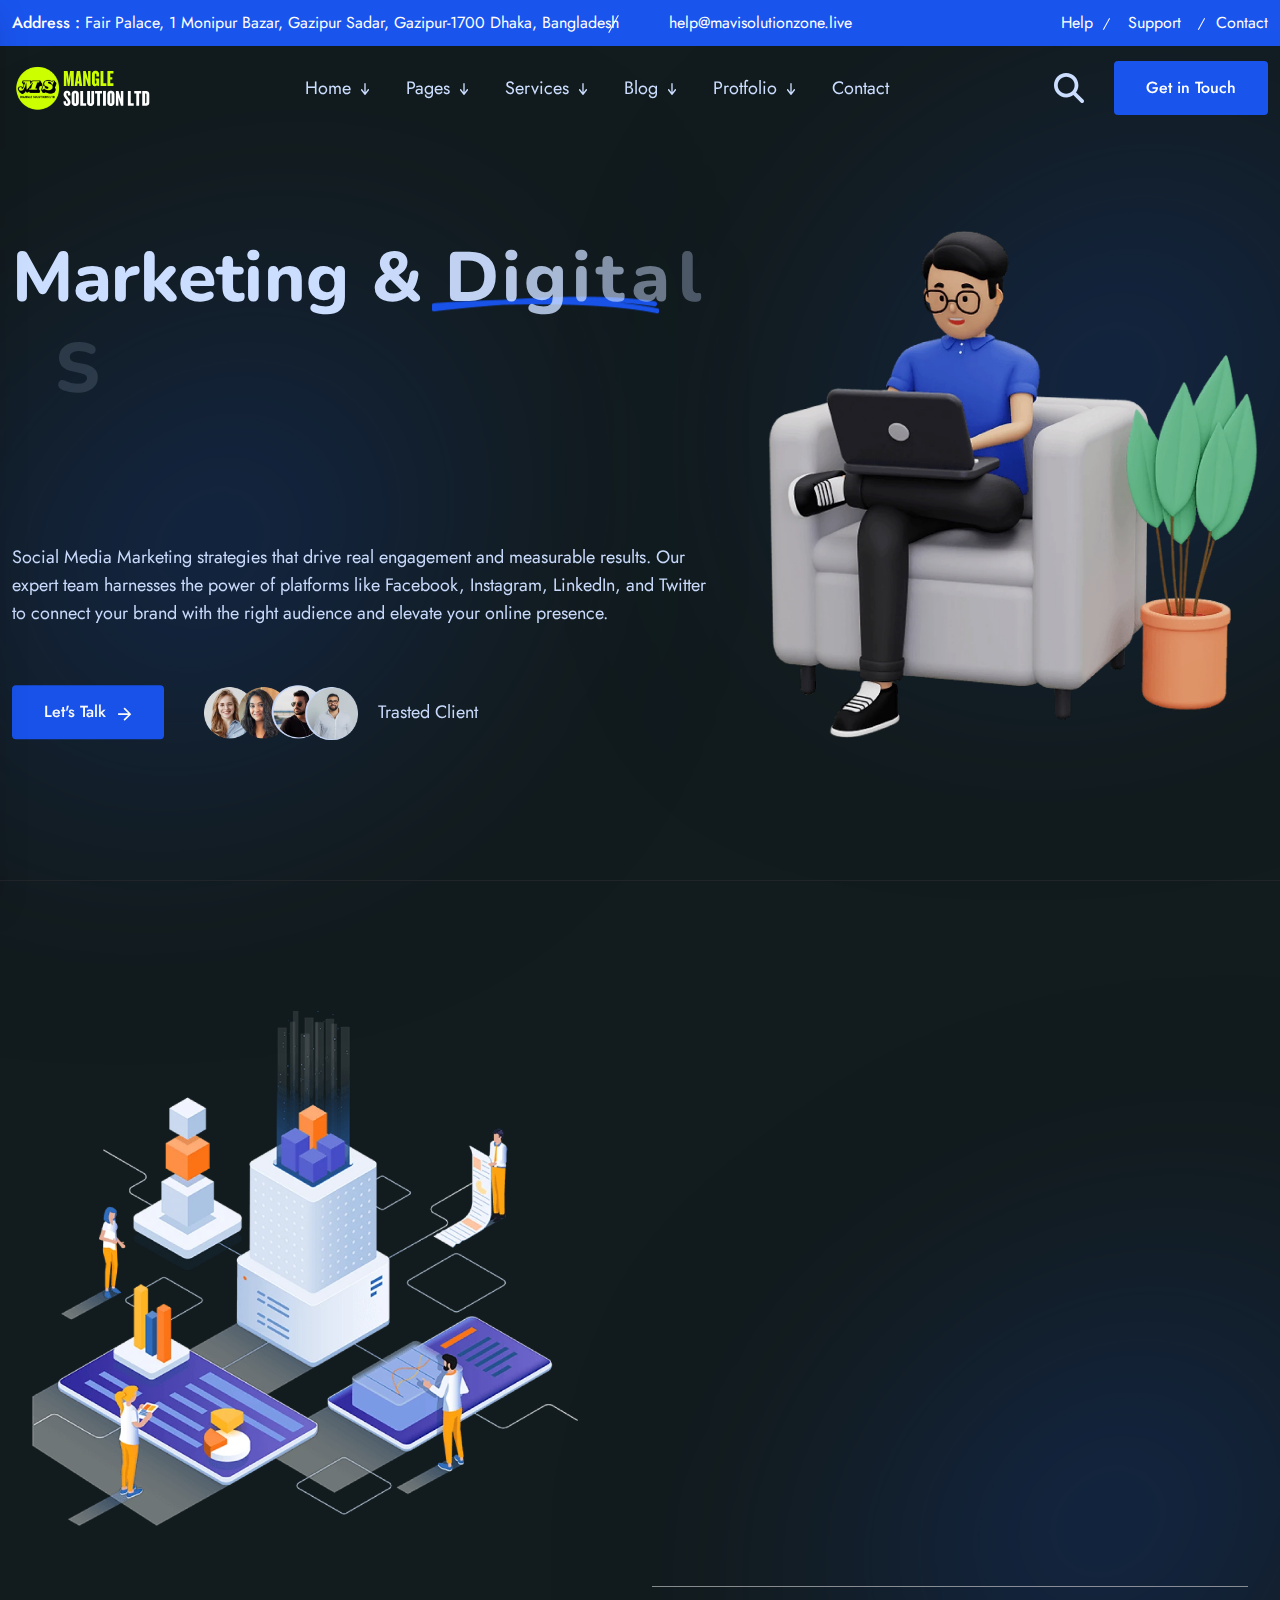
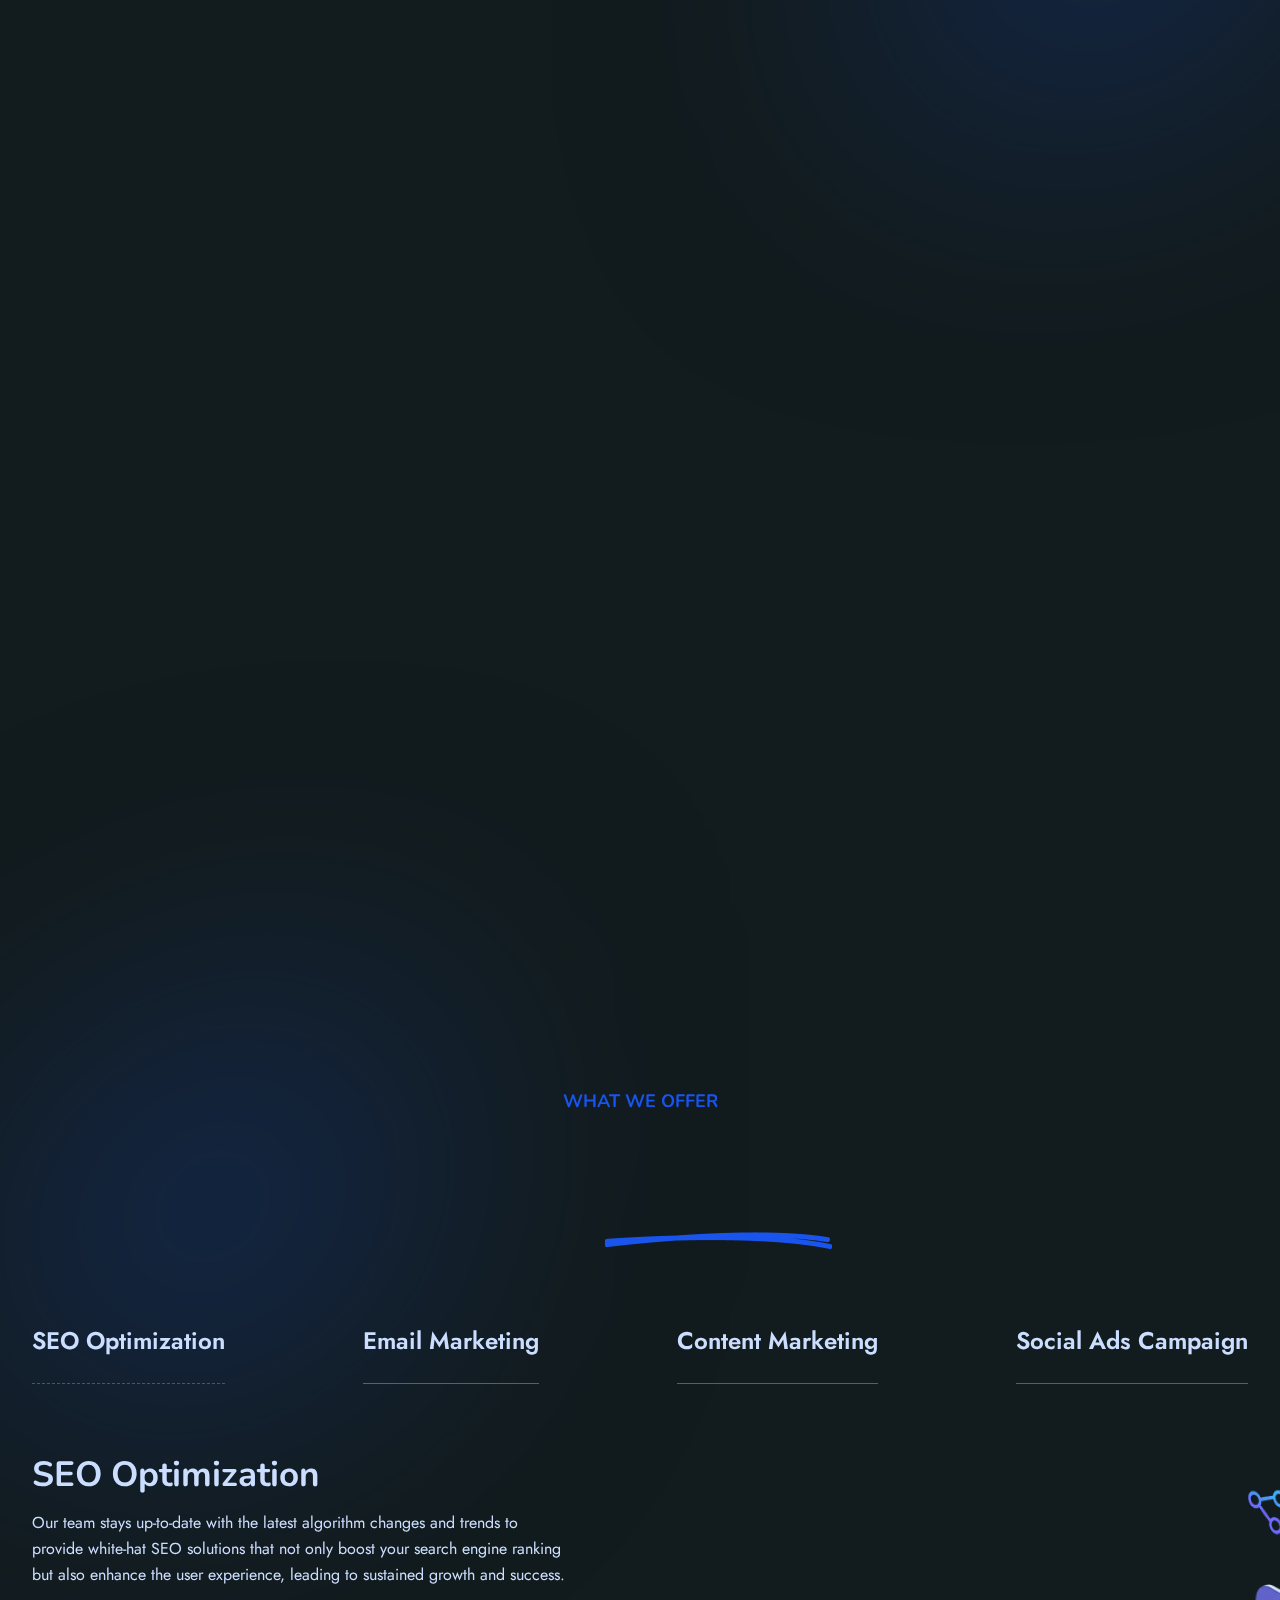
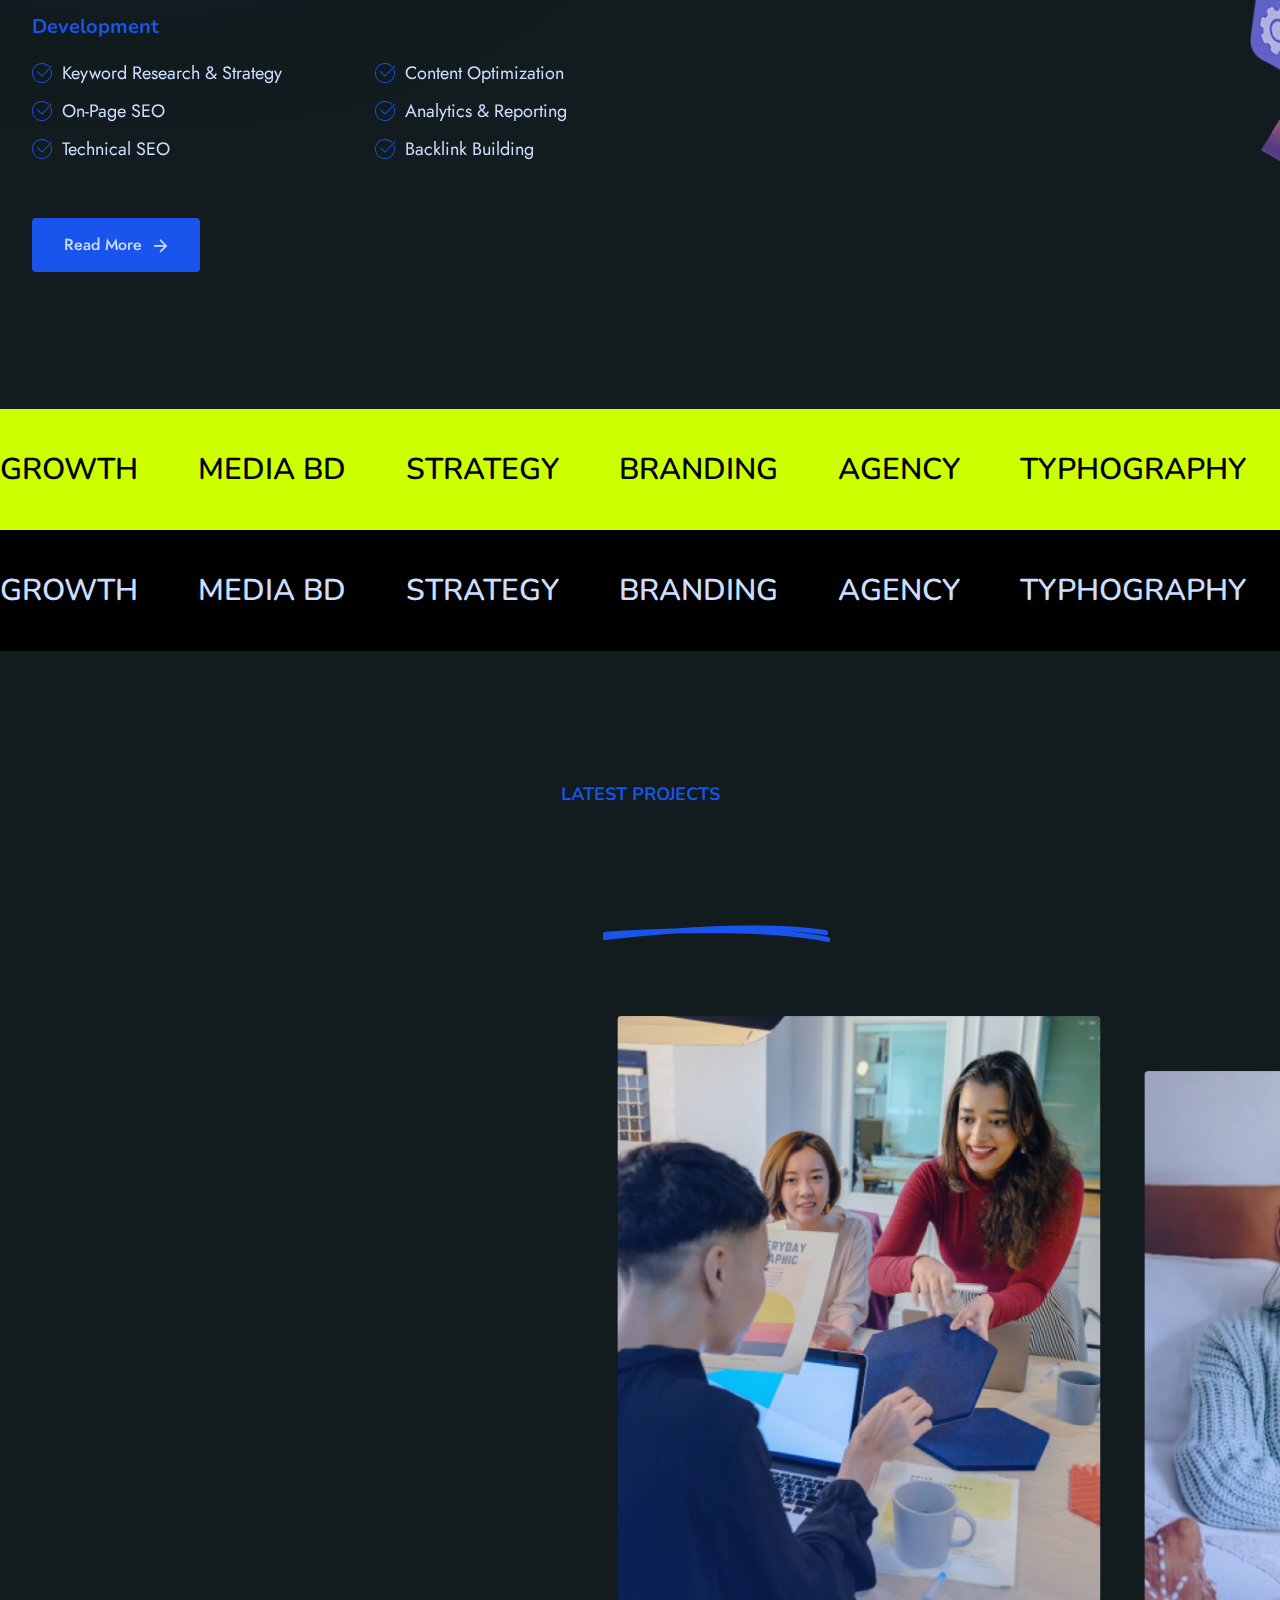
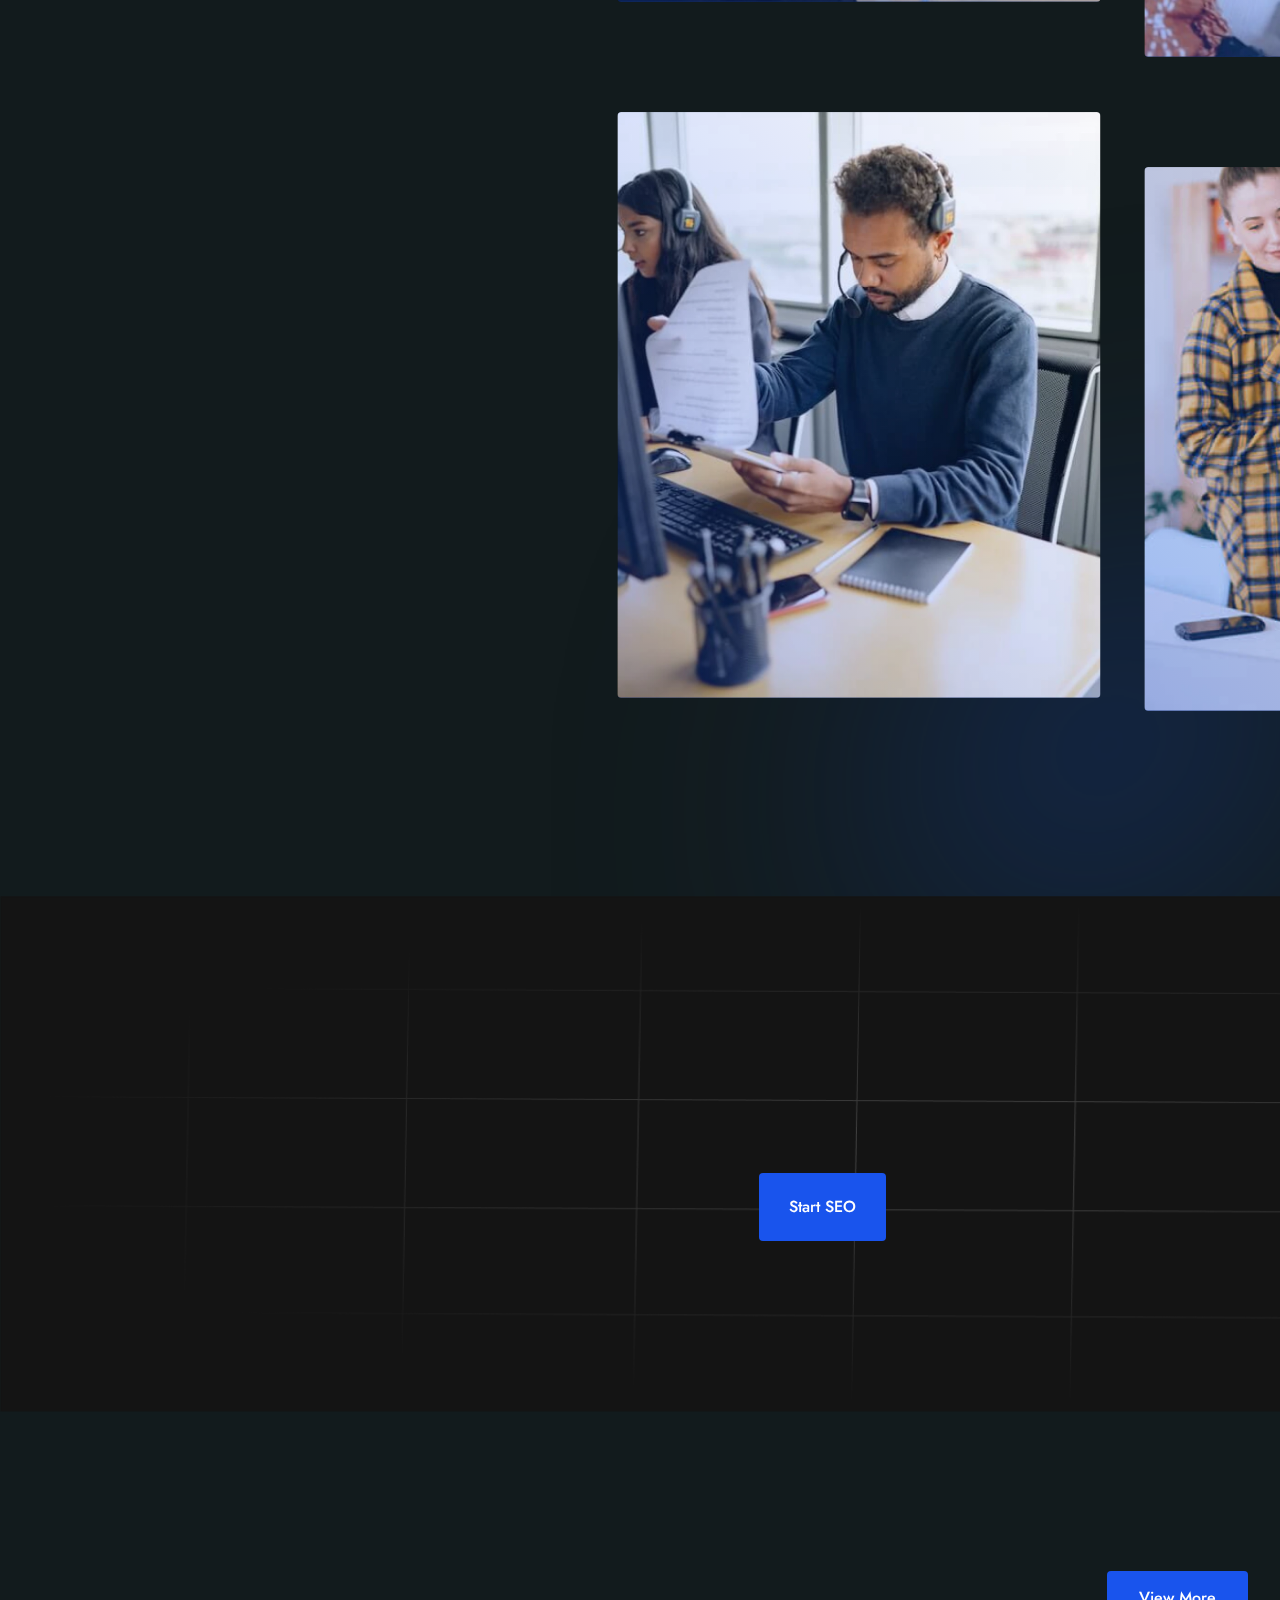
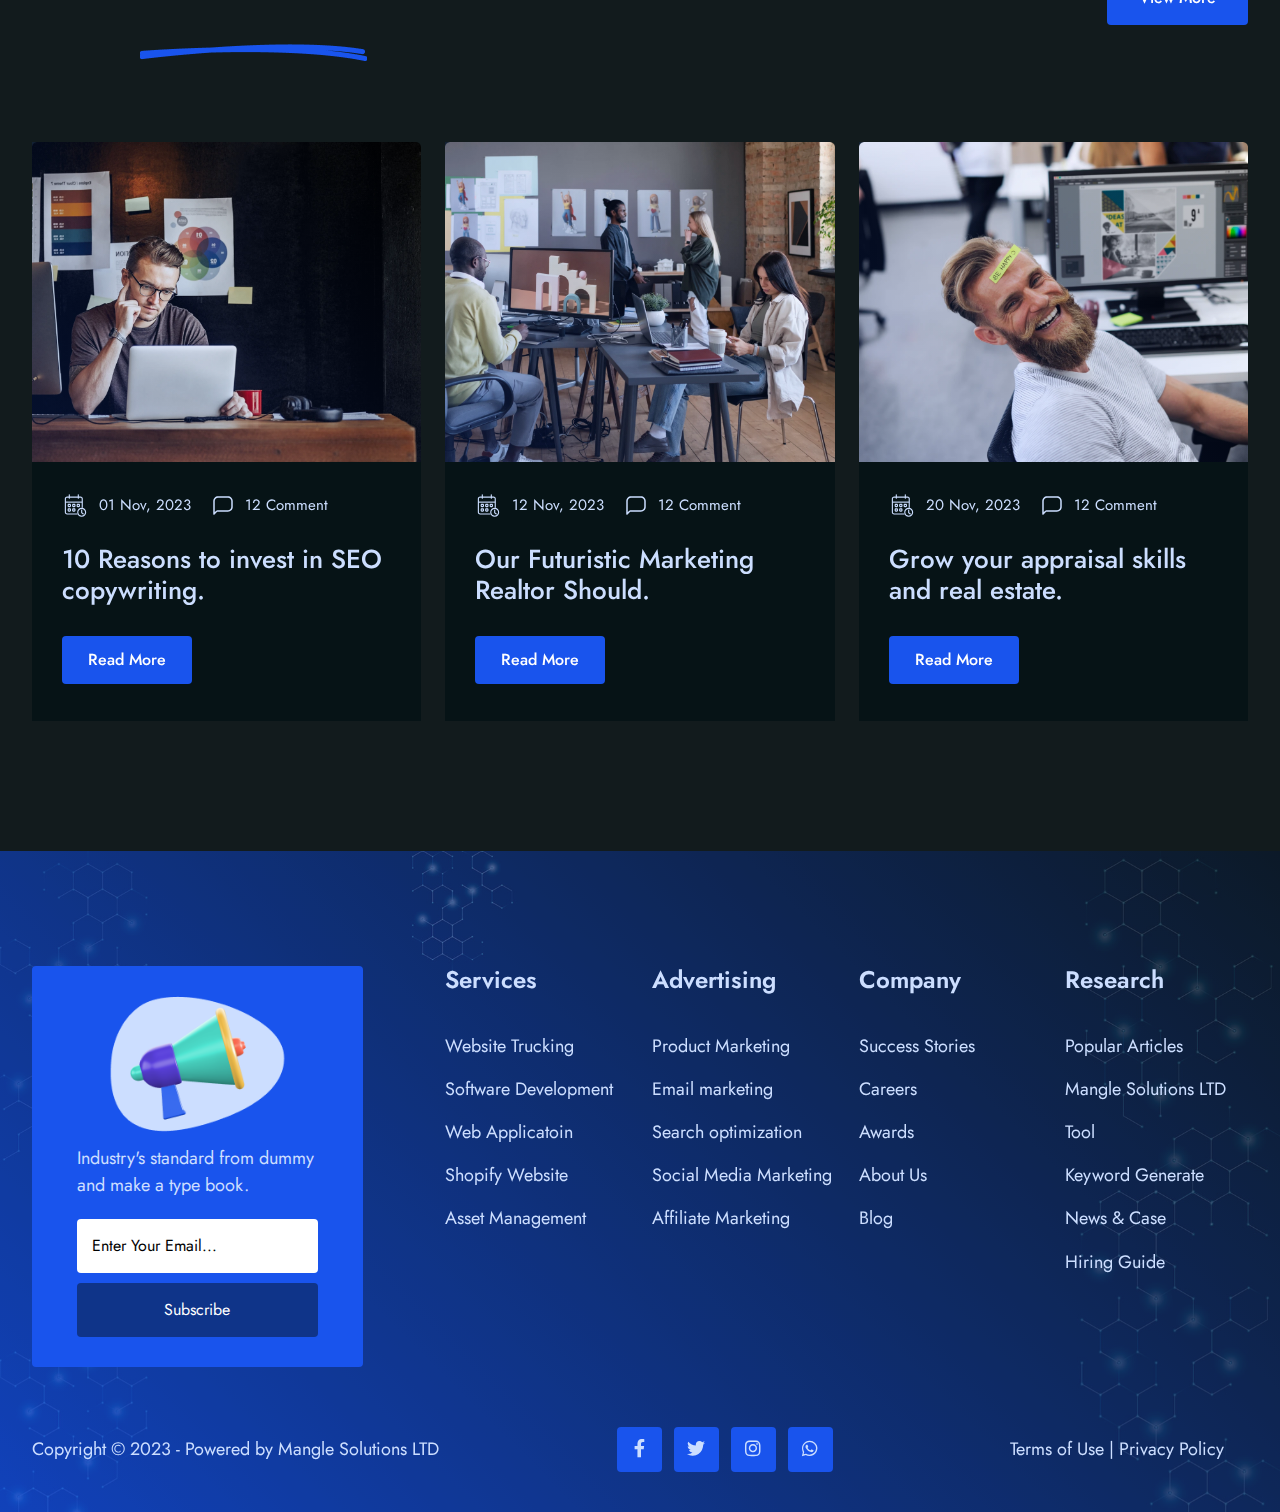
<file: index-2.html>
<!DOCTYPE html>
<html lang="en">

<head>
    <meta charset="UTF-8">
    <meta http-equiv="X-UA-Compatible" content="IE=edge">
    <meta name="viewport" content="width=device-width, initial-scale=1.0">
    <meta name="facebook-domain-verification" content="3u4bjqfwz5iog6qdwjdhf2ghigul05" />
    <meta name="facebook-domain-verification" content="7jr7dgviu4955o4fmet2tplhrom7fq" />
    <title>Mangle Solutions LTD - Digital Marketing Agencey</title>
    <!--Essential css files-->
    <link rel="stylesheet" href="assets/css/all.css">
    <link rel="stylesheet" href="assets/css/bootstrap.min.css">
    <link rel="stylesheet" href="assets/css/jquery-ui.css">
    <link rel="stylesheet" href="assets/css/animate.css">
    <link rel="stylesheet" href="assets/css/swiper.css">
    <link rel="stylesheet" href="assets/css/magnific-popup.css">
    <link rel="stylesheet" href="assets/css/style.css">
    <!--favicon-->
    <link rel="icon" href="assets/images/favicon.png">
</head>

<body>

    <!-- Start Top To Scroll Button -->
    <div id="progress">
        <span id="progress-value"><i class="fa-solid fa-arrow-up"></i></span>
    </div>
    <!-- Start Top To Scroll Button -->

    <!-- Start Header Top Area2 -->
    <div class="header-top">
        <div class="container">
            <div class="header-top-wrapper">
                <div class="address">
                    <span class="font-size-1-16"><span class="address-meta font-size-1-16">Address :</span> Fair Palace, 1 Monipur Bazar, Gazipur Sadar, Gazipur-1700 Dhaka, Bangladesh</span>
                    <span class="font-size-1-16">help@mavisolutionzone.live</span>
                </div>
                <div class="header-top-menu">
                    <ul>
                        <li><a href="price.html" class="font-size-1-16">Help</a></li>
                        <li><a href="services-details.html" class="font-size-1-16">Support</a></li>
                        <li><a href="contact.html" class="font-size-1-16">Contact</a></li>
                    </ul>
                </div>
            </div>
        </div>
    </div>
    <!-- End Header Top Area2 -->
    
    <!-- Start Header Area2 -->
    <header class="header-area-1 header-area-2 header-sticky">
        <div class="container">
        <span class="extra-box-border"></span>
            <div class="header-wrapper">
                <div class="menu-bar">
                    <a href="#" class="menu-bar-btn">
                        <svg xmlns="http://www.w3.org/2000/svg" width="49" height="15" viewBox="0 0 49 15" fill="#CCDEFF">
                            <line x1="0.249023" y1="1.41577" x2="48.6221" y2="1.41577" stroke="#CCDEFF" stroke-width="2">
                            </line>
                            <line x1="0.249023" y1="13.9224" x2="48.6221" y2="13.9224" stroke="#CCDEFF" stroke-width="2">
                            </line>
                        </svg>
                    </a>
                </div>
                <div class="logo">
                    <a href="index.html">
                        <img src="assets/images/logo/logo-1.svg" alt="VRE">
                    </a>
                </div>
                <div class="main-menu">
                    <ul>
                        <li><a href="index.html" class="font-size-1-18 transition-1">Home
                                <span>
                                    <svg width="8" height="14" viewBox="0 0 8 14" fill="none"
                                        xmlns="http://www.w3.org/2000/svg">
                                        <g clip-path="url(#clip0_1_9793)">
                                            <path
                                                d="M3.52937 12.868C3.78979 13.2098 4.21271 13.2098 4.47312 12.868L7.80646 8.49298C8.06687 8.15118 8.06687 7.59611 7.80646 7.25431C7.54604 6.91251 7.12312 6.91251 6.86271 7.25431L4.66687 10.1391L4.66687 1.75001C4.66687 1.26603 4.36896 0.875012 4.00021 0.875012C3.63146 0.875012 3.33354 1.26603 3.33354 1.75001L3.33354 10.1391L1.13771 7.25704C0.87729 6.91525 0.454373 6.91525 0.193956 7.25704C-0.0664601 7.59884 -0.0664602 8.15392 0.193956 8.49571L3.52729 12.8707L3.52937 12.868Z"
                                                fill="#CCDEFF" />
                                        </g>
                                        <defs>
                                            <clipPath id="clip0_1_97931">
                                                <rect width="8" height="14" fill="white"
                                                    transform="translate(8 14) rotate(-180)" />
                                            </clipPath>
                                        </defs>
                                    </svg>
                                </span>
                            </a>
                            <ul class="submenu">
                                <li><a href="index.html" class="font-size-1-18">Option-1</a></li>
                                <li><a href="index-2.html" class="font-size-1-18">Option-2</a></li>
                            </ul>
                        </li>
                        <li><a href="about.html" class="font-size-1-18 transition-1">Pages
                                <span>
                                    <svg width="8" height="14" viewBox="0 0 8 14" fill="none"
                                        xmlns="http://www.w3.org/2000/svg">
                                        <g clip-path="url(#clip0_1_9793)">
                                            <path
                                                d="M3.52937 12.868C3.78979 13.2098 4.21271 13.2098 4.47312 12.868L7.80646 8.49298C8.06687 8.15118 8.06687 7.59611 7.80646 7.25431C7.54604 6.91251 7.12312 6.91251 6.86271 7.25431L4.66687 10.1391L4.66687 1.75001C4.66687 1.26603 4.36896 0.875012 4.00021 0.875012C3.63146 0.875012 3.33354 1.26603 3.33354 1.75001L3.33354 10.1391L1.13771 7.25704C0.87729 6.91525 0.454373 6.91525 0.193956 7.25704C-0.0664601 7.59884 -0.0664602 8.15392 0.193956 8.49571L3.52729 12.8707L3.52937 12.868Z"
                                                fill="#CCDEFF" />
                                        </g>
                                        <defs>
                                            <clipPath id="clip0_1_97932">
                                                <rect width="8" height="14" fill="white"
                                                    transform="translate(8 14) rotate(-180)" />
                                            </clipPath>
                                        </defs>
                                    </svg>
                                </span>
                            </a>
                            <ul class="submenu submenu-1">
                                <li><a href="about.html" class="font-size-1-18">About</a></li>
                                <li><a href="privacy.html" class="font-size-1-18">Privacy</a></li>
                                <li><a href="Condition.html" class="font-size-1-18">Condition</a></li>
                                <li><a href="price.html" class="font-size-1-18">Price</a></li>
                            </ul>
                        </li>
                        <li><a href="services.html" class="font-size-1-18 transition-1">Services
                                <span>
                                    <svg width="8" height="14" viewBox="0 0 8 14" fill="none"
                                        xmlns="http://www.w3.org/2000/svg">
                                        <g clip-path="url(#clip0_1_9793)">
                                            <path
                                                d="M3.52937 12.868C3.78979 13.2098 4.21271 13.2098 4.47312 12.868L7.80646 8.49298C8.06687 8.15118 8.06687 7.59611 7.80646 7.25431C7.54604 6.91251 7.12312 6.91251 6.86271 7.25431L4.66687 10.1391L4.66687 1.75001C4.66687 1.26603 4.36896 0.875012 4.00021 0.875012C3.63146 0.875012 3.33354 1.26603 3.33354 1.75001L3.33354 10.1391L1.13771 7.25704C0.87729 6.91525 0.454373 6.91525 0.193956 7.25704C-0.0664601 7.59884 -0.0664602 8.15392 0.193956 8.49571L3.52729 12.8707L3.52937 12.868Z"
                                                fill="#CCDEFF" />
                                        </g>
                                        <defs>
                                            <clipPath id="clip0_1_97933">
                                                <rect width="8" height="14" fill="white"
                                                    transform="translate(8 14) rotate(-180)" />
                                            </clipPath>
                                        </defs>
                                    </svg>
                                </span>
                            </a>
                            <ul class="submenu">
                                <li><a href="services.html" class="font-size-1-18">Services</a></li>
                            </ul>
                        </li>
                        <li><a href="blog-standart.html" class="font-size-1-18 transition-1">Blog
                                <span>
                                    <svg width="8" height="14" viewBox="0 0 8 14" fill="none"
                                        xmlns="http://www.w3.org/2000/svg">
                                        <g clip-path="url(#clip0_1_9793)">
                                            <path
                                                d="M3.52937 12.868C3.78979 13.2098 4.21271 13.2098 4.47312 12.868L7.80646 8.49298C8.06687 8.15118 8.06687 7.59611 7.80646 7.25431C7.54604 6.91251 7.12312 6.91251 6.86271 7.25431L4.66687 10.1391L4.66687 1.75001C4.66687 1.26603 4.36896 0.875012 4.00021 0.875012C3.63146 0.875012 3.33354 1.26603 3.33354 1.75001L3.33354 10.1391L1.13771 7.25704C0.87729 6.91525 0.454373 6.91525 0.193956 7.25704C-0.0664601 7.59884 -0.0664602 8.15392 0.193956 8.49571L3.52729 12.8707L3.52937 12.868Z"
                                                fill="#CCDEFF" />
                                        </g>
                                        <defs>
                                            <clipPath id="clip0_1_97934">
                                                <rect width="8" height="14" fill="white"
                                                    transform="translate(8 14) rotate(-180)" />
                                            </clipPath>
                                        </defs>
                                    </svg>
                                </span>
                            </a>
                            <ul class="submenu">
                                <li><a href="blog-standart.html" class="font-size-1-18">Blog Standart</a></li>
                                <li><a href="blog-details.html" class="font-size-1-18">Blog Details</a></li>
                            </ul>
                        </li>
                        <li><a href="project-details.html" class="font-size-1-18 transition-1">Protfolio
                                <span>
                                    <svg width="8" height="14" viewBox="0 0 8 14" fill="none"
                                        xmlns="http://www.w3.org/2000/svg">
                                        <g clip-path="url(#clip0_1_9793)">
                                            <path
                                                d="M3.52937 12.868C3.78979 13.2098 4.21271 13.2098 4.47312 12.868L7.80646 8.49298C8.06687 8.15118 8.06687 7.59611 7.80646 7.25431C7.54604 6.91251 7.12312 6.91251 6.86271 7.25431L4.66687 10.1391L4.66687 1.75001C4.66687 1.26603 4.36896 0.875012 4.00021 0.875012C3.63146 0.875012 3.33354 1.26603 3.33354 1.75001L3.33354 10.1391L1.13771 7.25704C0.87729 6.91525 0.454373 6.91525 0.193956 7.25704C-0.0664601 7.59884 -0.0664602 8.15392 0.193956 8.49571L3.52729 12.8707L3.52937 12.868Z"
                                                fill="#CCDEFF" />
                                        </g>
                                        <defs>
                                            <clipPath id="clip0_1_97935">
                                                <rect width="8" height="14" fill="white"
                                                    transform="translate(8 14) rotate(-180)" />
                                            </clipPath>
                                        </defs>
                                    </svg>
                                </span>
                            </a>
                            <ul class="submenu">
                                <li><a href="project-grid.html" class="font-size-1-18">Portfolio Grid</a></li>
                                <li><a href="project-details.html" class="font-size-1-18">Portfolio Details</a></li>
                            </ul>
                        </li>
                        <li><a href="contact.html" class="font-size-1-18 transition-1">Contact
                            </a></li>
                    </ul>
                </div>
                <div class="get-in-touch">
                    <a href="javascript:void(0)" class="header-search-bar">
                        <span>
                            <svg width="30" height="30" viewBox="0 0 30 30" fill="none" xmlns="http://www.w3.org/2000/svg">
                                <path
                                    d="M24.375 12.1875C24.375 14.877 23.502 17.3613 22.0312 19.377L29.4492 26.8008C30.1816 27.5332 30.1816 28.7227 29.4492 29.4551C28.7168 30.1875 27.5273 30.1875 26.7949 29.4551L19.377 22.0312C17.3613 23.5078 14.877 24.375 12.1875 24.375C5.45508 24.375 0 18.9199 0 12.1875C0 5.45508 5.45508 0 12.1875 0C18.9199 0 24.375 5.45508 24.375 12.1875ZM12.1875 20.625C13.2955 20.625 14.3927 20.4068 15.4164 19.9827C16.4401 19.5587 17.3702 18.9372 18.1537 18.1537C18.9372 17.3702 19.5587 16.4401 19.9827 15.4164C20.4068 14.3927 20.625 13.2955 20.625 12.1875C20.625 11.0795 20.4068 9.98229 19.9827 8.95861C19.5587 7.93492 18.9372 7.00478 18.1537 6.22129C17.3702 5.43779 16.4401 4.81629 15.4164 4.39227C14.3927 3.96824 13.2955 3.75 12.1875 3.75C11.0795 3.75 9.98229 3.96824 8.95861 4.39227C7.93492 4.81629 7.00478 5.43779 6.22129 6.22129C5.43779 7.00478 4.81629 7.93492 4.39227 8.95861C3.96824 9.98229 3.75 11.0795 3.75 12.1875C3.75 13.2955 3.96824 14.3927 4.39227 15.4164C4.81629 16.4401 5.43779 17.3702 6.22129 18.1537C7.00478 18.9372 7.93492 19.5587 8.95861 19.9827C9.98229 20.4068 11.0795 20.625 12.1875 20.625Z"
                                    fill="#CCDEFF" />
                            </svg>
                        </span>
                    </a>
                    <a href="contact.html" class="font-size-1-20 btn-2">Get in Touch</a>
                </div>
            </div>
        </div>
    </header>
    <!-- End Header Area2 -->

    <!-- Start Search Bar Popup Home 2 -->
    <div class="search-bar home-2">
        <div class="search">
            <form action="#">
                <input type="text" placeholder="Search Here ....">
                <button type="submit" class="btn-2">Search</button>
            </form>
        </div>
        <a href="javascript:void(0)" class="search-popup-close"><i class="fa-solid fa-xmark"></i></a>
    </div>
    <!-- End Search Bar Popup Home 2 -->

    <!-- Start Mobile Menu Home 1 -->
    <div class="nft-mobile-menu nft-mobile-menu-1">
        <button class="close-menu float-end"><i class="fa-solid fa-xmark"></i></button>
        <a class='mobile-menu-logo' href="index-3.html"><img src="assets/images/logo/logo-1.svg" alt="VRE"></a>
        <ul>
            <li class="has-submenu"><a href="javascript:void(0)">Home</a>
                <ul class="submenu-wrapper">
                    <li><a href="index.html">Home Page 1</a></li>
                    <li><a href="index-2.html">Home Page 2</a></li>
                </ul>
            </li>
            <li class="has-submenu"><a href="javascript:void(0)">Pages</a>
                <ul class="submenu-wrapper">
                    <li><a href="about.html" class="font-size-1-18">About</a></li>
                    <li><a href="privacy.html" class="font-size-1-18">Privacy</a></li>
                    <li><a href="Condition.html" class="font-size-1-18">Condition</a></li>
                    <li><a href="price.html" class="font-size-1-18">Price</a></li>
                </ul>
            </li>
            <li class="has-submenu"><a href="javascript:void(0)">services</a>
                <ul class="submenu-wrapper">
                    <li><a href="services.html" class="font-size-1-18">Services</a></li>
                </ul>
            </li>
            <li class="has-submenu"><a href="javascript:void(0)">Blog</a>
                <ul class="submenu-wrapper">
                    <li><a href="blog-standart.html" class="font-size-1-18">Blog Standart</a></li>
                    <li><a href="blog-details.html" class="font-size-1-18">Blog Details</a></li>
                </ul>
            </li>
            <li class="has-submenu"><a href="javascript:void(0)">Portfolio</a>
                <ul class="submenu-wrapper">
                    <li><a href="project-grid.html" class="font-size-1-18">Portfolio Grid</a></li>
                    <li><a href="project-details.html" class="font-size-1-18">Portfolio Details</a></li>
                </ul>
            </li>
            <li class="has-submenu"><a href="contact.html">Contact</a>
            </li>
        </ul>
        <div class="search-form">
            <form action="#">
                <input type="text" placeholder="Search...">
                <button type="submit" class="border-0">Go</button>
            </form>
        </div>
        <div class="phone-number-mobile-menu">
            <a href="contact.html">+8801757 127940</a>
        </div>
        <div class="mobile-menu-copy-right-text">
            <p><span>© 2024</span> info . All Rights Reserved.</p>
        </div>
    </div>
    <!-- End Mobile Menu Home 1 -->

    <!-- Start Hero Area 2 -->
    <section class="hero-area-2">
        <img src="assets/images/shep/bg-blur-shep-2.png" alt="VRE" class="hero-area-2-shep-1">
        <img src="assets/images/shep/bg-blur-shep-2.png" alt="VRE" class="hero-area-2-shep-2">
        <div class="hero-wrapper">
            <div class="container">
                <div class="hero-inner">
                    <div class="row align-items-center">
                        <div class="col-xl-7 col-lg-7">
                            <div class="hero-inner-left">
                                <div class="hero-title">
                                    <h2 class="font-size-1-70 split-collab">
                                        Marketing & Digital <span class="vre-slide-up-gsap">
                                            <img src="assets/images/shep/text-shep-3.png" alt="VRE">
                                        </span> Social Media Marketing.
                                    </h2>
                                    <p class="font-size-1-18 vre-slide-up-gsap">Social Media Marketing strategies that drive real engagement and measurable results. Our expert team harnesses 
                                        the power of platforms like Facebook, Instagram, LinkedIn, and Twitter to connect your brand with the right audience and elevate your online presence.</p>
                                    <div class="hero-info vre-slide-up-gsap">
                                        <a href="#" class="btn-2">Let's Talk
                                            <span>
                                                <svg width="14" height="14" viewBox="0 0 17 17" fill="none" xmlns="http://www.w3.org/2000/svg">
                                                    <path d="M8.12109 0.384765L6.71109 1.79477L12.2911 7.38477L0.121093 7.38476L0.121093 9.38476L12.2911 9.38477L6.70109 14.9648L8.12109 16.3848L16.1211 8.38477L8.12109 0.384765Z" fill="white"></path>
                                                </svg>
                                            </span>
                                        </a>
                                        <div class="some-clients-view">
                                            <img src="assets/images/hero/pepole.webp" alt="VRE">
                                            <a href="#" class="font-size-1-18 transition-1">Trasted Client</a>
                                        </div>
                                    </div>
                                </div>
                            </div>
                        </div>
                        <div class="col-xl-5 col-lg-5">
                            <div class="hero-2-banner">
                                <img src="assets/images/banner/home-2-hero-slider.webp" alt="VRE"
                                    class="vre-slide-down-gsap">
                            </div>
                        </div>
                    </div>
                </div>
            </div>
        </div>
    </section>
    <!-- End Hero Area 2 -->

    <!-- Start Seo  House Home 2 -->
    <section class="seo-house-home-2">
        <img src="assets/images/shep/bg-blur-shep-2.png" alt="VRE" class="seo-house-bg-shep-home-2 blur-1">
        <div class="container">
            <div class="seo-house-wrapper">
                <div class="row">
                    <div class="col-xl-6 col-lg-6 col-md-12">
                        <div class="seo-house-banner-img">
                            <img src="assets/images/home-2/seo-house-1-home-2.webp" alt="VRE">
                        </div>
                    </div>
                    <div class="col-xl-6 col-lg-6 col-md-12">
                        <div class="seo-house-inner">
                            <h3 class="font-size-1-45 split-collab">The Best SEO<br> Bangladesh! <span>Since
                                    2023</span> </h3>
                            <p class="font-size-1-16 vre-slide-up-gsap">The Best SEO services designed to elevate your online visibility and drive organic growth. 
                                Our team of SEO experts uses proven strategies and advanced techniques to optimize your website,
                                ensuring it ranks higher in search engine results and reaches the right audience.</p>
                            <div class="seo-house-icon-wrapper">
                                <div class="seo-house-icon-left vre-slide-up-gsap">
                                    <img src="assets/images/home-2/seo-house-icon-1-home-2.png" alt="VRE">
                                    <span class="font-size-1-24">Social Media <br> Marketing</span>
                                </div>
                                <div class="seo-house-icon-right vre-slide-up-gsap">
                                    <img src="assets/images/home-2/seo-house-icon-2-home-2.png" alt="VRE">
                                    <span class="font-size-1-24">Highest Success <br> Rating</span>
                                </div>
                            </div>
                            <div class="seo-house-quets">
                                <p class="font-size-1-20 vre-slide-up-gsap">‘’ We combine industry-leading techniques, a deep understanding of market trends, 
                                    and a relentless drive for innovation to unlock your brand’s full potential. Whether it's through powerful SEO, dynamic social media marketing, 
                                    intuitive UI/UX design, or impactful product branding, our focus is on bringing your business the success it deserves.’’</p>
                            </div>
                            <div class="seo-house-director">
                                <div class="seo-house-director-img vre-slide-up-gsap">
                                    <div class="seo-house-director-main-img">
                                        <img src="assets/images/home-2/seo-house-director-img.webp" alt="VRE">
                                    </div>
                                    <div class="seo-house-director-name">
                                        <h5 class="font-size-1-18">Kate Andertion</h5>
                                        <span class="font-size-1-16">Director</span>
                                    </div>
                                </div>
                                <div class="seo-house-director-sing vre-slide-down-gsap">
                                    <img src="assets/images/home-2/seo-house-director-sing.png" alt="VRE">
                                </div>
                            </div>
                        </div>
                    </div>
                </div>
            </div>
        </div>
    </section>
    <!-- End Seo House Home 2 -->

    <!-- Start Barnd Logo Area Home 2 -->
    <div class="brand-logo-area-home-2 st_box_jump_animation">
        <div class="container">
            <div class="brand-logo-wrapper">
                <div class="brand-logo-inner st_box_animation">
                    <a class="st_box_anim">
                        <svg width="150" height="63" viewBox="0 0 220 63" fill="none"
                            xmlns="http://www.w3.org/2000/svg">
                            <g clip-path="url(#clip0_1_19969)">
                                <mask id="mask0_1_19969" style="mask-type:luminance" maskUnits="userSpaceOnUse" x="0"
                                    y="0" width="220" height="63">
                                    <path d="M220 0H0V62.8571H220V0Z" fill="white" />
                                </mask>
                                <g mask="url(#mask0_1_19969)">
                                    <path
                                        d="M27.3264 61.9242H7.72028L27.3819 32.2094H47.0436L27.3264 61.9242ZM20.1615 1.55054H40.2675L20.1615 32.2094H0L20.1615 1.55054ZM87.0891 27.4329C87.0891 29.2658 86.6447 30.9875 85.7561 32.5427C84.9229 34.1534 83.5344 35.4309 81.7015 36.3751C79.8687 37.3749 77.5914 37.8191 74.7589 37.8191H69.0381V50.927H62.2065V16.88H74.7589C77.3692 16.88 79.6465 17.3244 81.4793 18.2685C83.3122 19.1571 84.7007 20.4347 85.645 22.0454C86.5893 23.6005 87.0891 25.3778 87.0891 27.4329ZM74.4811 32.3205C76.3695 32.3205 77.7581 31.8763 78.7023 31.0431C79.5909 30.1545 80.0908 28.9325 80.0908 27.3773C80.0908 24.0449 78.258 22.3786 74.5367 22.3786H69.0936V32.2651H74.4811V32.3205ZM96.8089 28.0994C97.6975 26.6554 98.8084 25.5445 100.252 24.7114C101.696 23.8782 103.307 23.4894 105.14 23.4894V30.6543H103.307C101.141 30.6543 99.5303 31.1542 98.4196 32.154C97.3642 33.1537 96.8089 34.931 96.8089 37.4303V50.927H89.9773V23.8782H96.8089V28.0994ZM119.748 51.3713C117.137 51.3713 114.804 50.8159 112.694 49.6495C110.639 48.4831 108.972 46.817 107.75 44.7064C106.584 42.5958 105.973 40.1519 105.973 37.3749C105.973 34.5977 106.584 32.154 107.806 30.0434C109.028 27.9328 110.694 26.3221 112.86 25.1558C114.971 23.9893 117.359 23.3783 119.914 23.3783C122.525 23.3783 124.857 23.9893 126.968 25.1558C129.078 26.3221 130.745 27.9328 131.967 30.0434C133.189 32.154 133.8 34.5977 133.8 37.3749C133.8 40.1519 133.189 42.5958 131.911 44.7064C130.689 46.817 128.967 48.4831 126.857 49.6495C124.746 50.8159 122.413 51.3713 119.748 51.3713ZM119.748 45.4283C120.969 45.4283 122.136 45.1506 123.191 44.5396C124.302 43.9287 125.191 42.9846 125.801 41.8181C126.468 40.5963 126.801 39.1522 126.801 37.4303C126.801 34.8755 126.135 32.876 124.746 31.543C123.413 30.1545 121.747 29.4324 119.803 29.4324C117.859 29.4324 116.193 30.1545 114.86 31.543C113.582 32.9315 112.916 34.8755 112.916 37.4303C112.916 39.9853 113.527 41.9848 114.804 43.3733C116.193 44.7064 117.803 45.4283 119.748 45.4283ZM143.741 45.5394H151.073V50.9825H136.91V12.6588H143.741V45.5394ZM156.405 20.6568C155.183 20.6568 154.183 20.268 153.406 19.5459C152.628 18.7684 152.239 17.8243 152.239 16.6578C152.239 15.4915 152.628 14.6028 153.406 13.8252C154.239 13.0476 155.239 12.6588 156.405 12.6588C157.626 12.6588 158.626 13.0476 159.404 13.8252C160.237 14.5472 160.626 15.4915 160.626 16.6578C160.626 17.8243 160.237 18.7684 159.404 19.5459C158.571 20.3236 157.626 20.6568 156.405 20.6568ZM159.793 23.8782V50.927H152.906V23.8782H159.793ZM179.565 23.4894C182.787 23.4894 185.398 24.4892 187.397 26.5443C189.396 28.5438 190.397 31.3764 190.397 35.0421V50.927H183.564V35.9864C183.564 33.8201 183.01 32.2094 181.954 31.0431C180.899 29.8766 179.399 29.2658 177.566 29.2658C175.677 29.2658 174.178 29.8766 173.067 31.0431C172.011 32.2094 171.457 33.8201 171.457 35.9864V50.927H164.569V23.8782H171.402V27.2662C172.289 26.0999 173.455 25.2112 174.845 24.5448C176.289 23.8227 177.844 23.4894 179.565 23.4894ZM220 36.8194C220 37.8191 219.945 38.6523 219.778 39.4298H200.005C200.171 41.3738 200.838 42.9289 202.06 44.0398C203.281 45.1506 204.725 45.7061 206.503 45.7061C209.058 45.7061 210.835 44.5953 211.946 42.4291H219.333C218.555 45.0395 217.056 47.2057 214.834 48.8719C212.612 50.5381 209.891 51.3713 206.669 51.3713C204.059 51.3713 201.727 50.8159 199.617 49.6495C197.561 48.4831 195.95 46.817 194.784 44.7064C193.673 42.5958 193.062 40.1519 193.062 37.3749C193.062 34.5977 193.618 32.0983 194.784 29.9877C195.95 27.8772 197.506 26.2664 199.56 25.1001C201.615 23.9338 203.949 23.3783 206.614 23.3783C209.169 23.3783 211.501 23.9338 213.502 25.0447C215.557 26.1555 217.111 27.7106 218.222 29.7657C219.445 31.8763 220 34.2089 220 36.8194ZM212.945 34.8755C212.89 33.0981 212.279 31.7096 211.058 30.6543C209.836 29.599 208.336 29.0436 206.503 29.0436C204.837 29.0436 203.393 29.5435 202.227 30.5987C201.116 31.5985 200.394 33.0426 200.116 34.8199H212.945V34.8755Z"
                                        fill="#CCDEFF" />
                                    <path
                                        d="M27.3264 61.9242H7.72028L27.3819 32.2094H47.0436L27.3264 61.9242ZM20.1615 1.55054H40.2675L20.1615 32.2094H0L20.1615 1.55054ZM87.0891 27.4329C87.0891 29.2658 86.6447 30.9875 85.7561 32.5427C84.9229 34.1534 83.5344 35.4309 81.7015 36.3751C79.8687 37.3749 77.5914 37.8191 74.7589 37.8191H69.0381V50.927H62.2065V16.88H74.7589C77.3692 16.88 79.6465 17.3244 81.4793 18.2685C83.3122 19.1571 84.7007 20.4347 85.645 22.0454C86.5893 23.6005 87.0891 25.3778 87.0891 27.4329ZM74.4811 32.3205C76.3695 32.3205 77.7581 31.8763 78.7023 31.0431C79.5909 30.1545 80.0908 28.9325 80.0908 27.3773C80.0908 24.0449 78.258 22.3786 74.5367 22.3786H69.0936V32.2651H74.4811V32.3205ZM96.8089 28.0994C97.6975 26.6554 98.8084 25.5445 100.252 24.7114C101.696 23.8782 103.307 23.4894 105.14 23.4894V30.6543H103.307C101.141 30.6543 99.5303 31.1542 98.4196 32.154C97.3642 33.1537 96.8089 34.931 96.8089 37.4303V50.927H89.9773V23.8782H96.8089V28.0994ZM119.748 51.3713C117.137 51.3713 114.804 50.8159 112.694 49.6495C110.639 48.4831 108.972 46.817 107.75 44.7064C106.584 42.5958 105.973 40.1519 105.973 37.3749C105.973 34.5977 106.584 32.154 107.806 30.0434C109.028 27.9328 110.694 26.3221 112.86 25.1558C114.971 23.9893 117.359 23.3783 119.914 23.3783C122.525 23.3783 124.857 23.9893 126.968 25.1558C129.078 26.3221 130.745 27.9328 131.967 30.0434C133.189 32.154 133.8 34.5977 133.8 37.3749C133.8 40.1519 133.189 42.5958 131.911 44.7064C130.689 46.817 128.967 48.4831 126.857 49.6495C124.746 50.8159 122.413 51.3713 119.748 51.3713ZM119.748 45.4283C120.969 45.4283 122.136 45.1506 123.191 44.5396C124.302 43.9287 125.191 42.9846 125.801 41.8181C126.468 40.5963 126.801 39.1522 126.801 37.4303C126.801 34.8755 126.135 32.876 124.746 31.543C123.413 30.1545 121.747 29.4324 119.803 29.4324C117.859 29.4324 116.193 30.1545 114.86 31.543C113.582 32.9315 112.916 34.8755 112.916 37.4303C112.916 39.9853 113.527 41.9848 114.804 43.3733C116.193 44.7064 117.803 45.4283 119.748 45.4283ZM143.741 45.5394H151.073V50.9825H136.91V12.6588H143.741V45.5394ZM156.405 20.6568C155.183 20.6568 154.183 20.268 153.406 19.5459C152.628 18.7684 152.239 17.8243 152.239 16.6578C152.239 15.4915 152.628 14.6028 153.406 13.8252C154.239 13.0476 155.239 12.6588 156.405 12.6588C157.626 12.6588 158.626 13.0476 159.404 13.8252C160.237 14.5472 160.626 15.4915 160.626 16.6578C160.626 17.8243 160.237 18.7684 159.404 19.5459C158.571 20.3236 157.626 20.6568 156.405 20.6568ZM159.793 23.8782V50.927H152.906V23.8782H159.793ZM179.565 23.4894C182.787 23.4894 185.398 24.4892 187.397 26.5443C189.396 28.5438 190.397 31.3764 190.397 35.0421V50.927H183.564V35.9864C183.564 33.8201 183.01 32.2094 181.954 31.0431C180.899 29.8766 179.399 29.2658 177.566 29.2658C175.677 29.2658 174.178 29.8766 173.067 31.0431C172.011 32.2094 171.457 33.8201 171.457 35.9864V50.927H164.569V23.8782H171.402V27.2662C172.289 26.0999 173.455 25.2112 174.845 24.5448C176.289 23.8227 177.844 23.4894 179.565 23.4894ZM220 36.8194C220 37.8191 219.945 38.6523 219.778 39.4298H200.005C200.171 41.3738 200.838 42.9289 202.06 44.0398C203.281 45.1506 204.725 45.7061 206.503 45.7061C209.058 45.7061 210.835 44.5953 211.946 42.4291H219.333C218.555 45.0395 217.056 47.2057 214.834 48.8719C212.612 50.5381 209.891 51.3713 206.669 51.3713C204.059 51.3713 201.727 50.8159 199.617 49.6495C197.561 48.4831 195.95 46.817 194.784 44.7064C193.673 42.5958 193.062 40.1519 193.062 37.3749C193.062 34.5977 193.618 32.0983 194.784 29.9877C195.95 27.8772 197.506 26.2664 199.56 25.1001C201.615 23.9338 203.949 23.3783 206.614 23.3783C209.169 23.3783 211.501 23.9338 213.502 25.0447C215.557 26.1555 217.111 27.7106 218.222 29.7657C219.445 31.8763 220 34.2089 220 36.8194ZM212.945 34.8755C212.89 33.0981 212.279 31.7096 211.058 30.6543C209.836 29.599 208.336 29.0436 206.503 29.0436C204.837 29.0436 203.393 29.5435 202.227 30.5987C201.116 31.5985 200.394 33.0426 200.116 34.8199H212.945V34.8755Z"
                                        fill="#CCDEFF" fill-opacity="0.6" />
                                    <path
                                        d="M27.3264 61.9242H7.72028L27.3819 32.2094H47.0436L27.3264 61.9242ZM20.1615 1.55054H40.2675L20.1615 32.2094H0L20.1615 1.55054ZM87.0891 27.4329C87.0891 29.2658 86.6447 30.9875 85.7561 32.5427C84.9229 34.1534 83.5344 35.4309 81.7015 36.3751C79.8687 37.3749 77.5914 37.8191 74.7589 37.8191H69.0381V50.927H62.2065V16.88H74.7589C77.3692 16.88 79.6465 17.3244 81.4793 18.2685C83.3122 19.1571 84.7007 20.4347 85.645 22.0454C86.5893 23.6005 87.0891 25.3778 87.0891 27.4329ZM74.4811 32.3205C76.3695 32.3205 77.7581 31.8763 78.7023 31.0431C79.5909 30.1545 80.0908 28.9325 80.0908 27.3773C80.0908 24.0449 78.258 22.3786 74.5367 22.3786H69.0936V32.2651H74.4811V32.3205ZM96.8089 28.0994C97.6975 26.6554 98.8084 25.5445 100.252 24.7114C101.696 23.8782 103.307 23.4894 105.14 23.4894V30.6543H103.307C101.141 30.6543 99.5303 31.1542 98.4196 32.154C97.3642 33.1537 96.8089 34.931 96.8089 37.4303V50.927H89.9773V23.8782H96.8089V28.0994ZM119.748 51.3713C117.137 51.3713 114.804 50.8159 112.694 49.6495C110.639 48.4831 108.972 46.817 107.75 44.7064C106.584 42.5958 105.973 40.1519 105.973 37.3749C105.973 34.5977 106.584 32.154 107.806 30.0434C109.028 27.9328 110.694 26.3221 112.86 25.1558C114.971 23.9893 117.359 23.3783 119.914 23.3783C122.525 23.3783 124.857 23.9893 126.968 25.1558C129.078 26.3221 130.745 27.9328 131.967 30.0434C133.189 32.154 133.8 34.5977 133.8 37.3749C133.8 40.1519 133.189 42.5958 131.911 44.7064C130.689 46.817 128.967 48.4831 126.857 49.6495C124.746 50.8159 122.413 51.3713 119.748 51.3713ZM119.748 45.4283C120.969 45.4283 122.136 45.1506 123.191 44.5396C124.302 43.9287 125.191 42.9846 125.801 41.8181C126.468 40.5963 126.801 39.1522 126.801 37.4303C126.801 34.8755 126.135 32.876 124.746 31.543C123.413 30.1545 121.747 29.4324 119.803 29.4324C117.859 29.4324 116.193 30.1545 114.86 31.543C113.582 32.9315 112.916 34.8755 112.916 37.4303C112.916 39.9853 113.527 41.9848 114.804 43.3733C116.193 44.7064 117.803 45.4283 119.748 45.4283ZM143.741 45.5394H151.073V50.9825H136.91V12.6588H143.741V45.5394ZM156.405 20.6568C155.183 20.6568 154.183 20.268 153.406 19.5459C152.628 18.7684 152.239 17.8243 152.239 16.6578C152.239 15.4915 152.628 14.6028 153.406 13.8252C154.239 13.0476 155.239 12.6588 156.405 12.6588C157.626 12.6588 158.626 13.0476 159.404 13.8252C160.237 14.5472 160.626 15.4915 160.626 16.6578C160.626 17.8243 160.237 18.7684 159.404 19.5459C158.571 20.3236 157.626 20.6568 156.405 20.6568ZM159.793 23.8782V50.927H152.906V23.8782H159.793ZM179.565 23.4894C182.787 23.4894 185.398 24.4892 187.397 26.5443C189.396 28.5438 190.397 31.3764 190.397 35.0421V50.927H183.564V35.9864C183.564 33.8201 183.01 32.2094 181.954 31.0431C180.899 29.8766 179.399 29.2658 177.566 29.2658C175.677 29.2658 174.178 29.8766 173.067 31.0431C172.011 32.2094 171.457 33.8201 171.457 35.9864V50.927H164.569V23.8782H171.402V27.2662C172.289 26.0999 173.455 25.2112 174.845 24.5448C176.289 23.8227 177.844 23.4894 179.565 23.4894ZM220 36.8194C220 37.8191 219.945 38.6523 219.778 39.4298H200.005C200.171 41.3738 200.838 42.9289 202.06 44.0398C203.281 45.1506 204.725 45.7061 206.503 45.7061C209.058 45.7061 210.835 44.5953 211.946 42.4291H219.333C218.555 45.0395 217.056 47.2057 214.834 48.8719C212.612 50.5381 209.891 51.3713 206.669 51.3713C204.059 51.3713 201.727 50.8159 199.617 49.6495C197.561 48.4831 195.95 46.817 194.784 44.7064C193.673 42.5958 193.062 40.1519 193.062 37.3749C193.062 34.5977 193.618 32.0983 194.784 29.9877C195.95 27.8772 197.506 26.2664 199.56 25.1001C201.615 23.9338 203.949 23.3783 206.614 23.3783C209.169 23.3783 211.501 23.9338 213.502 25.0447C215.557 26.1555 217.111 27.7106 218.222 29.7657C219.445 31.8763 220 34.2089 220 36.8194ZM212.945 34.8755C212.89 33.0981 212.279 31.7096 211.058 30.6543C209.836 29.599 208.336 29.0436 206.503 29.0436C204.837 29.0436 203.393 29.5435 202.227 30.5987C201.116 31.5985 200.394 33.0426 200.116 34.8199H212.945V34.8755Z"
                                        fill="#CCDEFF" />
                                    <path
                                        d="M27.3264 61.9242H7.72028L27.3819 32.2094H47.0436L27.3264 61.9242ZM20.1615 1.55054H40.2675L20.1615 32.2094H0L20.1615 1.55054ZM87.0891 27.4329C87.0891 29.2658 86.6447 30.9875 85.7561 32.5427C84.9229 34.1534 83.5344 35.4309 81.7015 36.3751C79.8687 37.3749 77.5914 37.8191 74.7589 37.8191H69.0381V50.927H62.2065V16.88H74.7589C77.3692 16.88 79.6465 17.3244 81.4793 18.2685C83.3122 19.1571 84.7007 20.4347 85.645 22.0454C86.5893 23.6005 87.0891 25.3778 87.0891 27.4329ZM74.4811 32.3205C76.3695 32.3205 77.7581 31.8763 78.7023 31.0431C79.5909 30.1545 80.0908 28.9325 80.0908 27.3773C80.0908 24.0449 78.258 22.3786 74.5367 22.3786H69.0936V32.2651H74.4811V32.3205ZM96.8089 28.0994C97.6975 26.6554 98.8084 25.5445 100.252 24.7114C101.696 23.8782 103.307 23.4894 105.14 23.4894V30.6543H103.307C101.141 30.6543 99.5303 31.1542 98.4196 32.154C97.3642 33.1537 96.8089 34.931 96.8089 37.4303V50.927H89.9773V23.8782H96.8089V28.0994ZM119.748 51.3713C117.137 51.3713 114.804 50.8159 112.694 49.6495C110.639 48.4831 108.972 46.817 107.75 44.7064C106.584 42.5958 105.973 40.1519 105.973 37.3749C105.973 34.5977 106.584 32.154 107.806 30.0434C109.028 27.9328 110.694 26.3221 112.86 25.1558C114.971 23.9893 117.359 23.3783 119.914 23.3783C122.525 23.3783 124.857 23.9893 126.968 25.1558C129.078 26.3221 130.745 27.9328 131.967 30.0434C133.189 32.154 133.8 34.5977 133.8 37.3749C133.8 40.1519 133.189 42.5958 131.911 44.7064C130.689 46.817 128.967 48.4831 126.857 49.6495C124.746 50.8159 122.413 51.3713 119.748 51.3713ZM119.748 45.4283C120.969 45.4283 122.136 45.1506 123.191 44.5396C124.302 43.9287 125.191 42.9846 125.801 41.8181C126.468 40.5963 126.801 39.1522 126.801 37.4303C126.801 34.8755 126.135 32.876 124.746 31.543C123.413 30.1545 121.747 29.4324 119.803 29.4324C117.859 29.4324 116.193 30.1545 114.86 31.543C113.582 32.9315 112.916 34.8755 112.916 37.4303C112.916 39.9853 113.527 41.9848 114.804 43.3733C116.193 44.7064 117.803 45.4283 119.748 45.4283ZM143.741 45.5394H151.073V50.9825H136.91V12.6588H143.741V45.5394ZM156.405 20.6568C155.183 20.6568 154.183 20.268 153.406 19.5459C152.628 18.7684 152.239 17.8243 152.239 16.6578C152.239 15.4915 152.628 14.6028 153.406 13.8252C154.239 13.0476 155.239 12.6588 156.405 12.6588C157.626 12.6588 158.626 13.0476 159.404 13.8252C160.237 14.5472 160.626 15.4915 160.626 16.6578C160.626 17.8243 160.237 18.7684 159.404 19.5459C158.571 20.3236 157.626 20.6568 156.405 20.6568ZM159.793 23.8782V50.927H152.906V23.8782H159.793ZM179.565 23.4894C182.787 23.4894 185.398 24.4892 187.397 26.5443C189.396 28.5438 190.397 31.3764 190.397 35.0421V50.927H183.564V35.9864C183.564 33.8201 183.01 32.2094 181.954 31.0431C180.899 29.8766 179.399 29.2658 177.566 29.2658C175.677 29.2658 174.178 29.8766 173.067 31.0431C172.011 32.2094 171.457 33.8201 171.457 35.9864V50.927H164.569V23.8782H171.402V27.2662C172.289 26.0999 173.455 25.2112 174.845 24.5448C176.289 23.8227 177.844 23.4894 179.565 23.4894ZM220 36.8194C220 37.8191 219.945 38.6523 219.778 39.4298H200.005C200.171 41.3738 200.838 42.9289 202.06 44.0398C203.281 45.1506 204.725 45.7061 206.503 45.7061C209.058 45.7061 210.835 44.5953 211.946 42.4291H219.333C218.555 45.0395 217.056 47.2057 214.834 48.8719C212.612 50.5381 209.891 51.3713 206.669 51.3713C204.059 51.3713 201.727 50.8159 199.617 49.6495C197.561 48.4831 195.95 46.817 194.784 44.7064C193.673 42.5958 193.062 40.1519 193.062 37.3749C193.062 34.5977 193.618 32.0983 194.784 29.9877C195.95 27.8772 197.506 26.2664 199.56 25.1001C201.615 23.9338 203.949 23.3783 206.614 23.3783C209.169 23.3783 211.501 23.9338 213.502 25.0447C215.557 26.1555 217.111 27.7106 218.222 29.7657C219.445 31.8763 220 34.2089 220 36.8194ZM212.945 34.8755C212.89 33.0981 212.279 31.7096 211.058 30.6543C209.836 29.599 208.336 29.0436 206.503 29.0436C204.837 29.0436 203.393 29.5435 202.227 30.5987C201.116 31.5985 200.394 33.0426 200.116 34.8199H212.945V34.8755Z"
                                        fill="#CCDEFF" fill-opacity="0.6" />
                                    <path d="M20.1584 1.55054H40.339L20.1584 32.2146H0L20.1584 1.55054Z"
                                        fill="#CCDEFF" />
                                    <path d="M20.1584 1.55054H40.339L20.1584 32.2146H0L20.1584 1.55054Z" fill="#CCDEFF"
                                        fill-opacity="0.6" />
                                    <path d="M27.6545 31.2625H47.835L27.6545 61.9265H7.49609L27.6545 31.2625Z"
                                        fill="#CCDEFF" />
                                    <path d="M27.6545 31.2625H47.835L27.6545 61.9265H7.49609L27.6545 31.2625Z"
                                        fill="#CCDEFF" fill-opacity="0.6" />
                                </g>
                            </g>
                            <defs>
                                <clipPath id="clip0_1_19969">
                                    <rect width="220" height="62.8571" fill="white" />
                                </clipPath>
                            </defs>
                        </svg>
                    </a>
                </div>
                <div class="brand-logo-inner st_box_animation">
                    <a class="st_box_anim">
                        <svg width="150" height="57" viewBox="0 0 220 57" fill="none"
                            xmlns="http://www.w3.org/2000/svg">
                            <g clip-path="url(#clip0_1_19982)">
                                <mask id="mask0_1_19982" style="mask-type:luminance" maskUnits="userSpaceOnUse" x="0"
                                    y="0" width="220" height="57">
                                    <path d="M220 0H0V56.5714H220V0Z" fill="white" />
                                </mask>
                                <g mask="url(#mask0_1_19982)">
                                    <path fill-rule="evenodd" clip-rule="evenodd"
                                        d="M54.9733 26.475C56.0507 31.6135 55.5519 36.3929 53.8111 40.3783L53.9033 40.3766C52.4114 44.4612 47.4471 53.0067 35.7601 55.457C35.3196 55.5495 34.8753 55.6239 34.4287 55.6797C33.3137 55.8437 32.1566 55.9286 30.9631 55.9286C17.1218 55.9286 3.51346 44.5352 0.566629 30.4804C-0.83646 23.7861 0.432243 17.6954 3.64158 13.1519C5.13293 10.282 12.9541 3.32234 19.2663 1.96994C19.4372 1.93349 19.6012 1.90445 19.7595 1.88338C21.4278 1.47737 23.2069 1.2627 25.0803 1.2627C38.6703 1.2627 52.0544 12.5506 54.9733 26.475ZM50.2156 25.2962C52.5071 36.2284 45.7121 45.0893 35.038 45.0893C24.3645 45.0893 13.8538 36.2284 11.5619 25.2969C9.27045 14.3654 16.0661 5.50386 26.7396 5.50386C37.413 5.50386 47.9237 14.3648 50.2156 25.2962ZM34.3871 38.9633C42.2875 38.9633 47.3498 32.5606 45.6938 24.662C44.0385 16.7639 36.2914 10.3611 28.391 10.3611C20.4906 10.3611 15.4283 16.7639 17.0836 24.662C18.7396 32.5606 26.4867 38.9633 34.3871 38.9633ZM41.4247 24.0691C42.4635 29.0245 39.2016 33.0406 34.1388 33.0406C29.0766 33.0406 24.1304 29.0245 23.0918 24.0691C22.0531 19.115 25.3149 15.0977 30.3778 15.0977C35.44 15.0977 40.3862 19.1146 41.4247 24.0691ZM36.7827 24.0691C37.2952 26.5149 35.6854 28.4971 33.1867 28.4971C30.6881 28.4971 28.2475 26.5149 27.7345 24.0697C27.2219 21.624 28.8316 19.6418 31.3304 19.6418C33.8291 19.6418 36.2703 21.6235 36.7827 24.0691Z"
                                        fill="#CCDEFF" />
                                    <path fill-rule="evenodd" clip-rule="evenodd"
                                        d="M54.9733 26.475C56.0507 31.6135 55.5519 36.3929 53.8111 40.3783L53.9033 40.3766C52.4114 44.4612 47.4471 53.0067 35.7601 55.457C35.3196 55.5495 34.8753 55.6239 34.4287 55.6797C33.3137 55.8437 32.1566 55.9286 30.9631 55.9286C17.1218 55.9286 3.51346 44.5352 0.566629 30.4804C-0.83646 23.7861 0.432243 17.6954 3.64158 13.1519C5.13293 10.282 12.9541 3.32234 19.2663 1.96994C19.4372 1.93349 19.6012 1.90445 19.7595 1.88338C21.4278 1.47737 23.2069 1.2627 25.0803 1.2627C38.6703 1.2627 52.0544 12.5506 54.9733 26.475ZM50.2156 25.2962C52.5071 36.2284 45.7121 45.0893 35.038 45.0893C24.3645 45.0893 13.8538 36.2284 11.5619 25.2969C9.27045 14.3654 16.0661 5.50386 26.7396 5.50386C37.413 5.50386 47.9237 14.3648 50.2156 25.2962ZM34.3871 38.9633C42.2875 38.9633 47.3498 32.5606 45.6938 24.662C44.0385 16.7639 36.2914 10.3611 28.391 10.3611C20.4906 10.3611 15.4283 16.7639 17.0836 24.662C18.7396 32.5606 26.4867 38.9633 34.3871 38.9633ZM41.4247 24.0691C42.4635 29.0245 39.2016 33.0406 34.1388 33.0406C29.0766 33.0406 24.1304 29.0245 23.0918 24.0691C22.0531 19.115 25.3149 15.0977 30.3778 15.0977C35.44 15.0977 40.3862 19.1146 41.4247 24.0691ZM36.7827 24.0691C37.2952 26.5149 35.6854 28.4971 33.1867 28.4971C30.6881 28.4971 28.2475 26.5149 27.7345 24.0697C27.2219 21.624 28.8316 19.6418 31.3304 19.6418C33.8291 19.6418 36.2703 21.6235 36.7827 24.0691Z"
                                        fill="#CCDEFF" fill-opacity="0.6" />
                                    <path
                                        d="M91.5946 41.1229C91.5946 41.2739 91.6545 41.4188 91.7614 41.5257C91.8682 41.6324 92.013 41.6924 92.164 41.6924H96.4929C96.644 41.6924 96.7887 41.6324 96.8955 41.5257C97.0024 41.4188 97.0623 41.2739 97.0623 41.1229V20.3329H92.164C92.013 20.3329 91.8682 20.3929 91.7614 20.4996C91.6545 20.6065 91.5946 20.7512 91.5946 20.9024V41.1229ZM91.7711 16.9504C92.2955 17.5011 93.095 17.7762 94.1702 17.7762C95.2452 17.7762 96.0322 17.5011 96.5305 16.9504C97.0286 16.3736 97.2776 15.6652 97.2776 14.8265C97.2776 13.9347 97.0286 13.2138 96.5305 12.6626C96.0322 12.112 95.2452 11.8369 94.1702 11.8369C93.095 11.8369 92.2955 12.112 91.7711 12.6626C91.2728 13.2138 91.0234 13.9347 91.0234 14.8265C91.0234 15.6652 91.2728 16.3736 91.7711 16.9504Z"
                                        fill="#CCDEFF" />
                                    <path
                                        d="M91.5946 41.1229C91.5946 41.2739 91.6545 41.4188 91.7614 41.5257C91.8682 41.6324 92.013 41.6924 92.164 41.6924H96.4929C96.644 41.6924 96.7887 41.6324 96.8955 41.5257C97.0024 41.4188 97.0623 41.2739 97.0623 41.1229V20.3329H92.164C92.013 20.3329 91.8682 20.3929 91.7614 20.4996C91.6545 20.6065 91.5946 20.7512 91.5946 20.9024V41.1229ZM91.7711 16.9504C92.2955 17.5011 93.095 17.7762 94.1702 17.7762C95.2452 17.7762 96.0322 17.5011 96.5305 16.9504C97.0286 16.3736 97.2776 15.6652 97.2776 14.8265C97.2776 13.9347 97.0286 13.2138 96.5305 12.6626C96.0322 12.112 95.2452 11.8369 94.1702 11.8369C93.095 11.8369 92.2955 12.112 91.7711 12.6626C91.2728 13.2138 91.0234 13.9347 91.0234 14.8265C91.0234 15.6652 91.2728 16.3736 91.7711 16.9504Z"
                                        fill="#CCDEFF" fill-opacity="0.6" />
                                    <path
                                        d="M91.5946 41.1229C91.5946 41.2739 91.6545 41.4188 91.7614 41.5257C91.8682 41.6324 92.013 41.6924 92.164 41.6924H96.4929C96.644 41.6924 96.7887 41.6324 96.8955 41.5257C97.0024 41.4188 97.0623 41.2739 97.0623 41.1229V20.3329H92.164C92.013 20.3329 91.8682 20.3929 91.7614 20.4996C91.6545 20.6065 91.5946 20.7512 91.5946 20.9024V41.1229ZM91.7711 16.9504C92.2955 17.5011 93.095 17.7762 94.1702 17.7762C95.2452 17.7762 96.0322 17.5011 96.5305 16.9504C97.0286 16.3736 97.2776 15.6652 97.2776 14.8265C97.2776 13.9347 97.0286 13.2138 96.5305 12.6626C96.0322 12.112 95.2452 11.8369 94.1702 11.8369C93.095 11.8369 92.2955 12.112 91.7711 12.6626C91.2728 13.2138 91.0234 13.9347 91.0234 14.8265C91.0234 15.6652 91.2728 16.3736 91.7711 16.9504Z"
                                        fill="#CCDEFF" />
                                    <path
                                        d="M91.5946 41.1229C91.5946 41.2739 91.6545 41.4188 91.7614 41.5257C91.8682 41.6324 92.013 41.6924 92.164 41.6924H96.4929C96.644 41.6924 96.7887 41.6324 96.8955 41.5257C97.0024 41.4188 97.0623 41.2739 97.0623 41.1229V20.3329H92.164C92.013 20.3329 91.8682 20.3929 91.7614 20.4996C91.6545 20.6065 91.5946 20.7512 91.5946 20.9024V41.1229ZM91.7711 16.9504C92.2955 17.5011 93.095 17.7762 94.1702 17.7762C95.2452 17.7762 96.0322 17.5011 96.5305 16.9504C97.0286 16.3736 97.2776 15.6652 97.2776 14.8265C97.2776 13.9347 97.0286 13.2138 96.5305 12.6626C96.0322 12.112 95.2452 11.8369 94.1702 11.8369C93.095 11.8369 92.2955 12.112 91.7711 12.6626C91.2728 13.2138 91.0234 13.9347 91.0234 14.8265C91.0234 15.6652 91.2728 16.3736 91.7711 16.9504Z"
                                        fill="#CCDEFF" fill-opacity="0.6" />
                                    <path fill-rule="evenodd" clip-rule="evenodd"
                                        d="M82.9767 31.7013C81.298 32.4883 79.2526 32.8813 76.8405 32.8813H72.5134V41.1233C72.5134 41.2743 72.4533 41.4192 72.3466 41.5259C72.2398 41.6327 72.0949 41.6927 71.9439 41.6927H67.4972C67.3462 41.6927 67.2013 41.6327 67.0946 41.5259C66.9878 41.4192 66.9277 41.2743 66.9277 41.1233V13.3507C66.9277 13.1997 66.9878 13.0548 67.0946 12.948C67.2013 12.8412 67.3462 12.7812 67.4972 12.7812H71.9439C72.0055 12.7812 72.0646 12.7909 72.1199 12.8086C72.1757 12.7909 72.2349 12.7812 72.2964 12.7812H76.8405C79.2526 12.7812 81.298 13.1742 82.9767 13.9611C84.6811 14.7481 85.9794 15.8756 86.8706 17.3436C87.7622 18.7865 88.2082 20.5039 88.2082 22.497V23.1262C88.2082 25.1192 87.7622 26.8503 86.8706 28.3183C85.9794 29.7607 84.6811 30.8882 82.9767 31.7013ZM80.1444 18.2884C79.3841 17.8424 78.44 17.6192 77.3125 17.6192H72.5134V28.0433H77.3125C78.44 28.0433 79.3841 27.82 80.1444 27.3742C80.9314 26.9289 81.5213 26.3122 81.9148 25.5259C82.3345 24.7389 82.544 23.8346 82.544 22.8114C82.544 21.7886 82.3345 20.8844 81.9148 20.0974C81.5213 19.311 80.9314 18.7079 80.1444 18.2884Z"
                                        fill="#CCDEFF" />
                                    <path fill-rule="evenodd" clip-rule="evenodd"
                                        d="M82.9767 31.7013C81.298 32.4883 79.2526 32.8813 76.8405 32.8813H72.5134V41.1233C72.5134 41.2743 72.4533 41.4192 72.3466 41.5259C72.2398 41.6327 72.0949 41.6927 71.9439 41.6927H67.4972C67.3462 41.6927 67.2013 41.6327 67.0946 41.5259C66.9878 41.4192 66.9277 41.2743 66.9277 41.1233V13.3507C66.9277 13.1997 66.9878 13.0548 67.0946 12.948C67.2013 12.8412 67.3462 12.7812 67.4972 12.7812H71.9439C72.0055 12.7812 72.0646 12.7909 72.1199 12.8086C72.1757 12.7909 72.2349 12.7812 72.2964 12.7812H76.8405C79.2526 12.7812 81.298 13.1742 82.9767 13.9611C84.6811 14.7481 85.9794 15.8756 86.8706 17.3436C87.7622 18.7865 88.2082 20.5039 88.2082 22.497V23.1262C88.2082 25.1192 87.7622 26.8503 86.8706 28.3183C85.9794 29.7607 84.6811 30.8882 82.9767 31.7013ZM80.1444 18.2884C79.3841 17.8424 78.44 17.6192 77.3125 17.6192H72.5134V28.0433H77.3125C78.44 28.0433 79.3841 27.82 80.1444 27.3742C80.9314 26.9289 81.5213 26.3122 81.9148 25.5259C82.3345 24.7389 82.544 23.8346 82.544 22.8114C82.544 21.7886 82.3345 20.8844 81.9148 20.0974C81.5213 19.311 80.9314 18.7079 80.1444 18.2884Z"
                                        fill="#CCDEFF" fill-opacity="0.6" />
                                    <path fill-rule="evenodd" clip-rule="evenodd"
                                        d="M82.9767 31.7013C81.298 32.4883 79.2526 32.8813 76.8405 32.8813H72.5134V41.1233C72.5134 41.2743 72.4533 41.4192 72.3466 41.5259C72.2398 41.6327 72.0949 41.6927 71.9439 41.6927H67.4972C67.3462 41.6927 67.2013 41.6327 67.0946 41.5259C66.9878 41.4192 66.9277 41.2743 66.9277 41.1233V13.3507C66.9277 13.1997 66.9878 13.0548 67.0946 12.948C67.2013 12.8412 67.3462 12.7812 67.4972 12.7812H71.9439C72.0055 12.7812 72.0646 12.7909 72.1199 12.8086C72.1757 12.7909 72.2349 12.7812 72.2964 12.7812H76.8405C79.2526 12.7812 81.298 13.1742 82.9767 13.9611C84.6811 14.7481 85.9794 15.8756 86.8706 17.3436C87.7622 18.7865 88.2082 20.5039 88.2082 22.497V23.1262C88.2082 25.1192 87.7622 26.8503 86.8706 28.3183C85.9794 29.7607 84.6811 30.8882 82.9767 31.7013ZM80.1444 18.2884C79.3841 17.8424 78.44 17.6192 77.3125 17.6192H72.5134V28.0433H77.3125C78.44 28.0433 79.3841 27.82 80.1444 27.3742C80.9314 26.9289 81.5213 26.3122 81.9148 25.5259C82.3345 24.7389 82.544 23.8346 82.544 22.8114C82.544 21.7886 82.3345 20.8844 81.9148 20.0974C81.5213 19.311 80.9314 18.7079 80.1444 18.2884Z"
                                        fill="#CCDEFF" />
                                    <path fill-rule="evenodd" clip-rule="evenodd"
                                        d="M82.9767 31.7013C81.298 32.4883 79.2526 32.8813 76.8405 32.8813H72.5134V41.1233C72.5134 41.2743 72.4533 41.4192 72.3466 41.5259C72.2398 41.6327 72.0949 41.6927 71.9439 41.6927H67.4972C67.3462 41.6927 67.2013 41.6327 67.0946 41.5259C66.9878 41.4192 66.9277 41.2743 66.9277 41.1233V13.3507C66.9277 13.1997 66.9878 13.0548 67.0946 12.948C67.2013 12.8412 67.3462 12.7812 67.4972 12.7812H71.9439C72.0055 12.7812 72.0646 12.7909 72.1199 12.8086C72.1757 12.7909 72.2349 12.7812 72.2964 12.7812H76.8405C79.2526 12.7812 81.298 13.1742 82.9767 13.9611C84.6811 14.7481 85.9794 15.8756 86.8706 17.3436C87.7622 18.7865 88.2082 20.5039 88.2082 22.497V23.1262C88.2082 25.1192 87.7622 26.8503 86.8706 28.3183C85.9794 29.7607 84.6811 30.8882 82.9767 31.7013ZM80.1444 18.2884C79.3841 17.8424 78.44 17.6192 77.3125 17.6192H72.5134V28.0433H77.3125C78.44 28.0433 79.3841 27.82 80.1444 27.3742C80.9314 26.9289 81.5213 26.3122 81.9148 25.5259C82.3345 24.7389 82.544 23.8346 82.544 22.8114C82.544 21.7886 82.3345 20.8844 81.9148 20.0974C81.5213 19.311 80.9314 18.7079 80.1444 18.2884Z"
                                        fill="#CCDEFF" fill-opacity="0.6" />
                                    <path
                                        d="M101.967 41.6925C101.816 41.6925 101.671 41.6325 101.564 41.5258C101.457 41.4189 101.397 41.2742 101.397 41.1232V20.9025C101.397 20.7515 101.457 20.6066 101.564 20.4998C101.671 20.3931 101.816 20.333 101.967 20.333H105.155C105.306 20.333 105.451 20.3931 105.558 20.4998C105.665 20.6066 105.725 20.7515 105.725 20.9025V25.5969C105.851 25.0491 106.008 24.5401 106.197 24.0702C106.774 22.6017 107.626 21.5003 108.753 20.7658C109.907 20.0318 111.336 19.6646 113.041 19.6646H113.277C115.821 19.6646 117.748 20.4902 119.059 22.1427C120.37 23.7685 121.026 26.2074 121.026 29.4588V41.1232C121.026 41.2742 120.966 41.4189 120.859 41.5258C120.752 41.6325 120.608 41.6925 120.457 41.6925H116.128C115.977 41.6925 115.832 41.6325 115.725 41.5258C115.618 41.4189 115.558 41.2742 115.558 41.1232V28.9874C115.558 27.6759 115.178 26.6139 114.418 25.8008C113.683 24.9882 112.66 24.5816 111.349 24.5816C110.012 24.5816 108.924 25.0013 108.084 25.8401C107.272 26.6532 106.865 27.7544 106.865 29.1445V41.1232C106.865 41.2742 106.805 41.4189 106.699 41.5258C106.592 41.6325 106.447 41.6925 106.296 41.6925H101.967Z"
                                        fill="#CCDEFF" />
                                    <path
                                        d="M101.967 41.6925C101.816 41.6925 101.671 41.6325 101.564 41.5258C101.457 41.4189 101.397 41.2742 101.397 41.1232V20.9025C101.397 20.7515 101.457 20.6066 101.564 20.4998C101.671 20.3931 101.816 20.333 101.967 20.333H105.155C105.306 20.333 105.451 20.3931 105.558 20.4998C105.665 20.6066 105.725 20.7515 105.725 20.9025V25.5969C105.851 25.0491 106.008 24.5401 106.197 24.0702C106.774 22.6017 107.626 21.5003 108.753 20.7658C109.907 20.0318 111.336 19.6646 113.041 19.6646H113.277C115.821 19.6646 117.748 20.4902 119.059 22.1427C120.37 23.7685 121.026 26.2074 121.026 29.4588V41.1232C121.026 41.2742 120.966 41.4189 120.859 41.5258C120.752 41.6325 120.608 41.6925 120.457 41.6925H116.128C115.977 41.6925 115.832 41.6325 115.725 41.5258C115.618 41.4189 115.558 41.2742 115.558 41.1232V28.9874C115.558 27.6759 115.178 26.6139 114.418 25.8008C113.683 24.9882 112.66 24.5816 111.349 24.5816C110.012 24.5816 108.924 25.0013 108.084 25.8401C107.272 26.6532 106.865 27.7544 106.865 29.1445V41.1232C106.865 41.2742 106.805 41.4189 106.699 41.5258C106.592 41.6325 106.447 41.6925 106.296 41.6925H101.967Z"
                                        fill="#CCDEFF" fill-opacity="0.6" />
                                    <path
                                        d="M101.967 41.6925C101.816 41.6925 101.671 41.6325 101.564 41.5258C101.457 41.4189 101.397 41.2742 101.397 41.1232V20.9025C101.397 20.7515 101.457 20.6066 101.564 20.4998C101.671 20.3931 101.816 20.333 101.967 20.333H105.155C105.306 20.333 105.451 20.3931 105.558 20.4998C105.665 20.6066 105.725 20.7515 105.725 20.9025V25.5969C105.851 25.0491 106.008 24.5401 106.197 24.0702C106.774 22.6017 107.626 21.5003 108.753 20.7658C109.907 20.0318 111.336 19.6646 113.041 19.6646H113.277C115.821 19.6646 117.748 20.4902 119.059 22.1427C120.37 23.7685 121.026 26.2074 121.026 29.4588V41.1232C121.026 41.2742 120.966 41.4189 120.859 41.5258C120.752 41.6325 120.608 41.6925 120.457 41.6925H116.128C115.977 41.6925 115.832 41.6325 115.725 41.5258C115.618 41.4189 115.558 41.2742 115.558 41.1232V28.9874C115.558 27.6759 115.178 26.6139 114.418 25.8008C113.683 24.9882 112.66 24.5816 111.349 24.5816C110.012 24.5816 108.924 25.0013 108.084 25.8401C107.272 26.6532 106.865 27.7544 106.865 29.1445V41.1232C106.865 41.2742 106.805 41.4189 106.699 41.5258C106.592 41.6325 106.447 41.6925 106.296 41.6925H101.967Z"
                                        fill="#CCDEFF" />
                                    <path
                                        d="M101.967 41.6925C101.816 41.6925 101.671 41.6325 101.564 41.5258C101.457 41.4189 101.397 41.2742 101.397 41.1232V20.9025C101.397 20.7515 101.457 20.6066 101.564 20.4998C101.671 20.3931 101.816 20.333 101.967 20.333H105.155C105.306 20.333 105.451 20.3931 105.558 20.4998C105.665 20.6066 105.725 20.7515 105.725 20.9025V25.5969C105.851 25.0491 106.008 24.5401 106.197 24.0702C106.774 22.6017 107.626 21.5003 108.753 20.7658C109.907 20.0318 111.336 19.6646 113.041 19.6646H113.277C115.821 19.6646 117.748 20.4902 119.059 22.1427C120.37 23.7685 121.026 26.2074 121.026 29.4588V41.1232C121.026 41.2742 120.966 41.4189 120.859 41.5258C120.752 41.6325 120.608 41.6925 120.457 41.6925H116.128C115.977 41.6925 115.832 41.6325 115.725 41.5258C115.618 41.4189 115.558 41.2742 115.558 41.1232V28.9874C115.558 27.6759 115.178 26.6139 114.418 25.8008C113.683 24.9882 112.66 24.5816 111.349 24.5816C110.012 24.5816 108.924 25.0013 108.084 25.8401C107.272 26.6532 106.865 27.7544 106.865 29.1445V41.1232C106.865 41.2742 106.805 41.4189 106.699 41.5258C106.592 41.6325 106.447 41.6925 106.296 41.6925H101.967Z"
                                        fill="#CCDEFF" fill-opacity="0.6" />
                                    <path fill-rule="evenodd" clip-rule="evenodd"
                                        d="M141.419 31.7013C139.741 32.4882 137.696 32.8813 135.283 32.8813H130.956V41.1232C130.956 41.2743 130.896 41.4191 130.79 41.5258C130.683 41.6327 130.538 41.6927 130.387 41.6927H125.94C125.789 41.6927 125.644 41.6327 125.537 41.5258C125.43 41.4191 125.37 41.2743 125.37 41.1232V13.3507C125.37 13.1997 125.43 13.0548 125.537 12.948C125.644 12.8413 125.789 12.7813 125.94 12.7813H130.387C130.448 12.7813 130.507 12.7909 130.563 12.8086C130.62 12.7903 130.679 12.781 130.739 12.7813H135.283C137.696 12.7813 139.741 13.1742 141.419 13.9611C143.123 14.7481 144.422 15.8756 145.313 17.3436C146.205 18.7865 146.651 20.5039 146.651 22.4969V23.1261C146.651 25.1192 146.205 26.8503 145.313 28.3183C144.422 29.7607 143.123 30.8882 141.419 31.7013ZM138.587 18.2883C137.827 17.8424 136.882 17.6192 135.755 17.6192H130.956V28.0433H135.755C136.882 28.0433 137.827 27.82 138.587 27.3742C139.374 26.9288 139.964 26.3122 140.357 25.5259C140.777 24.7389 140.986 23.8345 140.986 22.8114C140.986 21.7885 140.777 20.8843 140.357 20.0974C139.964 19.311 139.374 18.7079 138.587 18.2883ZM158.82 42.4398C156.933 42.4398 155.267 42.1385 153.825 41.535C152.383 40.9318 151.163 40.1193 150.167 39.0966C149.187 38.0733 148.413 36.8714 147.886 35.5565C147.388 34.2498 147.135 32.863 147.138 31.4651V30.6393C147.138 29.1708 147.4 27.7807 147.925 26.47C148.463 25.1514 149.251 23.9493 150.245 22.9297C151.268 21.8808 152.501 21.0677 153.943 20.4909C155.386 19.8873 157.011 19.586 158.82 19.586C160.63 19.586 162.257 19.8879 163.698 20.4909C165.14 21.0677 166.36 21.8803 167.356 22.9297C168.368 23.9354 169.158 25.1412 169.677 26.47C170.202 27.7807 170.464 29.1708 170.464 30.6393V31.4651C170.464 32.8813 170.202 34.2449 169.677 35.5565C169.179 36.8672 168.431 38.0472 167.434 39.0966C166.438 40.1193 165.219 40.9318 163.776 41.535C162.335 42.1385 160.682 42.4398 158.82 42.4398ZM158.82 37.759C160.159 37.759 161.285 37.4703 162.203 36.8934C163.11 36.3043 163.831 35.473 164.288 34.4939C164.76 33.4712 164.996 32.3174 164.996 31.0328C164.996 29.7214 164.747 28.5672 164.249 27.5706C163.776 26.5486 163.069 25.7485 162.125 25.1717C161.207 24.5681 160.105 24.2668 158.82 24.2668C157.536 24.2668 156.421 24.5686 155.477 25.1721C154.559 25.7485 153.852 26.5486 153.353 27.5712C152.855 28.5677 152.606 29.7214 152.606 31.0328C152.606 32.3174 152.842 33.4712 153.313 34.4939C153.793 35.4699 154.527 36.2986 155.438 36.8934C156.355 37.4703 157.484 37.759 158.82 37.759Z"
                                        fill="#CCDEFF" />
                                    <path fill-rule="evenodd" clip-rule="evenodd"
                                        d="M141.419 31.7013C139.741 32.4882 137.696 32.8813 135.283 32.8813H130.956V41.1232C130.956 41.2743 130.896 41.4191 130.79 41.5258C130.683 41.6327 130.538 41.6927 130.387 41.6927H125.94C125.789 41.6927 125.644 41.6327 125.537 41.5258C125.43 41.4191 125.37 41.2743 125.37 41.1232V13.3507C125.37 13.1997 125.43 13.0548 125.537 12.948C125.644 12.8413 125.789 12.7813 125.94 12.7813H130.387C130.448 12.7813 130.507 12.7909 130.563 12.8086C130.62 12.7903 130.679 12.781 130.739 12.7813H135.283C137.696 12.7813 139.741 13.1742 141.419 13.9611C143.123 14.7481 144.422 15.8756 145.313 17.3436C146.205 18.7865 146.651 20.5039 146.651 22.4969V23.1261C146.651 25.1192 146.205 26.8503 145.313 28.3183C144.422 29.7607 143.123 30.8882 141.419 31.7013ZM138.587 18.2883C137.827 17.8424 136.882 17.6192 135.755 17.6192H130.956V28.0433H135.755C136.882 28.0433 137.827 27.82 138.587 27.3742C139.374 26.9288 139.964 26.3122 140.357 25.5259C140.777 24.7389 140.986 23.8345 140.986 22.8114C140.986 21.7885 140.777 20.8843 140.357 20.0974C139.964 19.311 139.374 18.7079 138.587 18.2883ZM158.82 42.4398C156.933 42.4398 155.267 42.1385 153.825 41.535C152.383 40.9318 151.163 40.1193 150.167 39.0966C149.187 38.0733 148.413 36.8714 147.886 35.5565C147.388 34.2498 147.135 32.863 147.138 31.4651V30.6393C147.138 29.1708 147.4 27.7807 147.925 26.47C148.463 25.1514 149.251 23.9493 150.245 22.9297C151.268 21.8808 152.501 21.0677 153.943 20.4909C155.386 19.8873 157.011 19.586 158.82 19.586C160.63 19.586 162.257 19.8879 163.698 20.4909C165.14 21.0677 166.36 21.8803 167.356 22.9297C168.368 23.9354 169.158 25.1412 169.677 26.47C170.202 27.7807 170.464 29.1708 170.464 30.6393V31.4651C170.464 32.8813 170.202 34.2449 169.677 35.5565C169.179 36.8672 168.431 38.0472 167.434 39.0966C166.438 40.1193 165.219 40.9318 163.776 41.535C162.335 42.1385 160.682 42.4398 158.82 42.4398ZM158.82 37.759C160.159 37.759 161.285 37.4703 162.203 36.8934C163.11 36.3043 163.831 35.473 164.288 34.4939C164.76 33.4712 164.996 32.3174 164.996 31.0328C164.996 29.7214 164.747 28.5672 164.249 27.5706C163.776 26.5486 163.069 25.7485 162.125 25.1717C161.207 24.5681 160.105 24.2668 158.82 24.2668C157.536 24.2668 156.421 24.5686 155.477 25.1721C154.559 25.7485 153.852 26.5486 153.353 27.5712C152.855 28.5677 152.606 29.7214 152.606 31.0328C152.606 32.3174 152.842 33.4712 153.313 34.4939C153.793 35.4699 154.527 36.2986 155.438 36.8934C156.355 37.4703 157.484 37.759 158.82 37.759Z"
                                        fill="#CCDEFF" fill-opacity="0.6" />
                                    <path fill-rule="evenodd" clip-rule="evenodd"
                                        d="M141.419 31.7013C139.741 32.4882 137.696 32.8813 135.283 32.8813H130.956V41.1232C130.956 41.2743 130.896 41.4191 130.79 41.5258C130.683 41.6327 130.538 41.6927 130.387 41.6927H125.94C125.789 41.6927 125.644 41.6327 125.537 41.5258C125.43 41.4191 125.37 41.2743 125.37 41.1232V13.3507C125.37 13.1997 125.43 13.0548 125.537 12.948C125.644 12.8413 125.789 12.7813 125.94 12.7813H130.387C130.448 12.7813 130.507 12.7909 130.563 12.8086C130.62 12.7903 130.679 12.781 130.739 12.7813H135.283C137.696 12.7813 139.741 13.1742 141.419 13.9611C143.123 14.7481 144.422 15.8756 145.313 17.3436C146.205 18.7865 146.651 20.5039 146.651 22.4969V23.1261C146.651 25.1192 146.205 26.8503 145.313 28.3183C144.422 29.7607 143.123 30.8882 141.419 31.7013ZM138.587 18.2883C137.827 17.8424 136.882 17.6192 135.755 17.6192H130.956V28.0433H135.755C136.882 28.0433 137.827 27.82 138.587 27.3742C139.374 26.9288 139.964 26.3122 140.357 25.5259C140.777 24.7389 140.986 23.8345 140.986 22.8114C140.986 21.7885 140.777 20.8843 140.357 20.0974C139.964 19.311 139.374 18.7079 138.587 18.2883ZM158.82 42.4398C156.933 42.4398 155.267 42.1385 153.825 41.535C152.383 40.9318 151.163 40.1193 150.167 39.0966C149.187 38.0733 148.413 36.8714 147.886 35.5565C147.388 34.2498 147.135 32.863 147.138 31.4651V30.6393C147.138 29.1708 147.4 27.7807 147.925 26.47C148.463 25.1514 149.251 23.9493 150.245 22.9297C151.268 21.8808 152.501 21.0677 153.943 20.4909C155.386 19.8873 157.011 19.586 158.82 19.586C160.63 19.586 162.257 19.8879 163.698 20.4909C165.14 21.0677 166.36 21.8803 167.356 22.9297C168.368 23.9354 169.158 25.1412 169.677 26.47C170.202 27.7807 170.464 29.1708 170.464 30.6393V31.4651C170.464 32.8813 170.202 34.2449 169.677 35.5565C169.179 36.8672 168.431 38.0472 167.434 39.0966C166.438 40.1193 165.219 40.9318 163.776 41.535C162.335 42.1385 160.682 42.4398 158.82 42.4398ZM158.82 37.759C160.159 37.759 161.285 37.4703 162.203 36.8934C163.11 36.3043 163.831 35.473 164.288 34.4939C164.76 33.4712 164.996 32.3174 164.996 31.0328C164.996 29.7214 164.747 28.5672 164.249 27.5706C163.776 26.5486 163.069 25.7485 162.125 25.1717C161.207 24.5681 160.105 24.2668 158.82 24.2668C157.536 24.2668 156.421 24.5686 155.477 25.1721C154.559 25.7485 153.852 26.5486 153.353 27.5712C152.855 28.5677 152.606 29.7214 152.606 31.0328C152.606 32.3174 152.842 33.4712 153.313 34.4939C153.793 35.4699 154.527 36.2986 155.438 36.8934C156.355 37.4703 157.484 37.759 158.82 37.759Z"
                                        fill="#CCDEFF" />
                                    <path fill-rule="evenodd" clip-rule="evenodd"
                                        d="M141.419 31.7013C139.741 32.4882 137.696 32.8813 135.283 32.8813H130.956V41.1232C130.956 41.2743 130.896 41.4191 130.79 41.5258C130.683 41.6327 130.538 41.6927 130.387 41.6927H125.94C125.789 41.6927 125.644 41.6327 125.537 41.5258C125.43 41.4191 125.37 41.2743 125.37 41.1232V13.3507C125.37 13.1997 125.43 13.0548 125.537 12.948C125.644 12.8413 125.789 12.7813 125.94 12.7813H130.387C130.448 12.7813 130.507 12.7909 130.563 12.8086C130.62 12.7903 130.679 12.781 130.739 12.7813H135.283C137.696 12.7813 139.741 13.1742 141.419 13.9611C143.123 14.7481 144.422 15.8756 145.313 17.3436C146.205 18.7865 146.651 20.5039 146.651 22.4969V23.1261C146.651 25.1192 146.205 26.8503 145.313 28.3183C144.422 29.7607 143.123 30.8882 141.419 31.7013ZM138.587 18.2883C137.827 17.8424 136.882 17.6192 135.755 17.6192H130.956V28.0433H135.755C136.882 28.0433 137.827 27.82 138.587 27.3742C139.374 26.9288 139.964 26.3122 140.357 25.5259C140.777 24.7389 140.986 23.8345 140.986 22.8114C140.986 21.7885 140.777 20.8843 140.357 20.0974C139.964 19.311 139.374 18.7079 138.587 18.2883ZM158.82 42.4398C156.933 42.4398 155.267 42.1385 153.825 41.535C152.383 40.9318 151.163 40.1193 150.167 39.0966C149.187 38.0733 148.413 36.8714 147.886 35.5565C147.388 34.2498 147.135 32.863 147.138 31.4651V30.6393C147.138 29.1708 147.4 27.7807 147.925 26.47C148.463 25.1514 149.251 23.9493 150.245 22.9297C151.268 21.8808 152.501 21.0677 153.943 20.4909C155.386 19.8873 157.011 19.586 158.82 19.586C160.63 19.586 162.257 19.8879 163.698 20.4909C165.14 21.0677 166.36 21.8803 167.356 22.9297C168.368 23.9354 169.158 25.1412 169.677 26.47C170.202 27.7807 170.464 29.1708 170.464 30.6393V31.4651C170.464 32.8813 170.202 34.2449 169.677 35.5565C169.179 36.8672 168.431 38.0472 167.434 39.0966C166.438 40.1193 165.219 40.9318 163.776 41.535C162.335 42.1385 160.682 42.4398 158.82 42.4398ZM158.82 37.759C160.159 37.759 161.285 37.4703 162.203 36.8934C163.11 36.3043 163.831 35.473 164.288 34.4939C164.76 33.4712 164.996 32.3174 164.996 31.0328C164.996 29.7214 164.747 28.5672 164.249 27.5706C163.776 26.5486 163.069 25.7485 162.125 25.1717C161.207 24.5681 160.105 24.2668 158.82 24.2668C157.536 24.2668 156.421 24.5686 155.477 25.1721C154.559 25.7485 153.852 26.5486 153.353 27.5712C152.855 28.5677 152.606 29.7214 152.606 31.0328C152.606 32.3174 152.842 33.4712 153.313 34.4939C153.793 35.4699 154.527 36.2986 155.438 36.8934C156.355 37.4703 157.484 37.759 158.82 37.759Z"
                                        fill="#CCDEFF" fill-opacity="0.6" />
                                    <path
                                        d="M174.307 41.1229C174.307 41.2739 174.367 41.4188 174.474 41.5257C174.581 41.6324 174.725 41.6924 174.876 41.6924H179.205C179.356 41.6924 179.501 41.6324 179.608 41.5257C179.715 41.4188 179.774 41.2739 179.774 41.1229V20.3329H174.876C174.725 20.3329 174.581 20.3929 174.474 20.4996C174.367 20.6065 174.307 20.7512 174.307 20.9024V41.1229ZM174.482 16.9504C175.007 17.501 175.806 17.7762 176.881 17.7762C177.958 17.7762 178.744 17.501 179.242 16.9504C179.74 16.3735 179.99 15.6652 179.99 14.8265C179.99 13.9347 179.74 13.2138 179.242 12.6626C178.744 12.112 177.958 11.8369 176.881 11.8369C175.806 11.8369 175.007 12.112 174.482 12.6626C173.984 13.2138 173.735 13.9347 173.735 14.8265C173.735 15.6652 173.984 16.3735 174.482 16.9504ZM184.679 41.6924C184.528 41.6924 184.382 41.6324 184.275 41.5257C184.168 41.4188 184.108 41.2739 184.108 41.1229V20.9024C184.108 20.7512 184.168 20.6065 184.275 20.4996C184.382 20.3929 184.528 20.3329 184.679 20.3329H187.866C188.017 20.3329 188.161 20.3929 188.268 20.4996C188.375 20.6065 188.436 20.7512 188.436 20.9024V25.5967C188.554 25.0766 188.711 24.5662 188.907 24.0701C189.484 22.6016 190.338 21.5002 191.464 20.7657C192.618 20.0317 194.048 19.6644 195.753 19.6644H195.988C198.531 19.6644 200.459 20.4901 201.77 22.1426C203.082 23.7684 203.737 26.2072 203.737 29.4587V41.1229C203.737 41.2739 203.677 41.4188 203.57 41.5257C203.464 41.6324 203.319 41.6924 203.167 41.6924H198.839C198.688 41.6924 198.543 41.6324 198.437 41.5257C198.33 41.4188 198.27 41.2739 198.27 41.1229V28.9873C198.27 27.6757 197.89 26.6138 197.128 25.8005C196.394 24.988 195.372 24.5814 194.06 24.5814C192.723 24.5814 191.634 25.0012 190.796 25.8398C189.982 26.653 189.575 27.7543 189.575 29.1444V41.1229C189.575 41.2739 189.516 41.4188 189.409 41.5257C189.302 41.6324 189.157 41.6924 189.006 41.6924H184.679ZM212.055 41.2203C213.338 41.7186 214.965 41.9674 216.932 41.9674H219.431C219.582 41.9674 219.726 41.9075 219.833 41.8007C219.94 41.6938 220 41.5491 220 41.3981V37.8561C220 37.7051 219.94 37.5603 219.833 37.4535C219.726 37.3466 219.582 37.2868 219.431 37.2868H216.656C215.608 37.2868 214.794 37.0111 214.217 36.4605C213.667 35.8836 213.392 35.071 213.392 34.0221L213.411 24.3457H219.431C219.582 24.3457 219.726 24.2857 219.833 24.179C219.94 24.0721 220 23.9272 220 23.7762V20.9024C220 20.7512 219.94 20.6065 219.833 20.4996C219.726 20.3929 219.582 20.3329 219.431 20.3329H213.419L213.43 14.8851C213.43 14.8102 213.416 14.7361 213.387 14.6669C213.357 14.5976 213.316 14.5347 213.263 14.4817C213.21 14.4287 213.147 14.3867 213.078 14.358C213.008 14.3293 212.935 14.3145 212.861 14.3145H208.885C208.734 14.3145 208.59 14.3744 208.483 14.4809C208.376 14.5875 208.316 14.732 208.316 14.8828L208.305 20.3323H205.464C205.313 20.3323 205.169 20.3923 205.062 20.4992C204.955 20.6059 204.895 20.7508 204.895 20.9018V23.7758C204.895 23.9268 204.955 24.0715 205.062 24.1784C205.169 24.2852 205.313 24.3451 205.464 24.3451H208.297L208.277 33.6674C208.277 35.7389 208.593 37.3909 209.221 38.6237C209.852 39.8298 210.794 40.696 212.055 41.2203Z"
                                        fill="#CCDEFF" />
                                    <path
                                        d="M174.307 41.1229C174.307 41.2739 174.367 41.4188 174.474 41.5257C174.581 41.6324 174.725 41.6924 174.876 41.6924H179.205C179.356 41.6924 179.501 41.6324 179.608 41.5257C179.715 41.4188 179.774 41.2739 179.774 41.1229V20.3329H174.876C174.725 20.3329 174.581 20.3929 174.474 20.4996C174.367 20.6065 174.307 20.7512 174.307 20.9024V41.1229ZM174.482 16.9504C175.007 17.501 175.806 17.7762 176.881 17.7762C177.958 17.7762 178.744 17.501 179.242 16.9504C179.74 16.3735 179.99 15.6652 179.99 14.8265C179.99 13.9347 179.74 13.2138 179.242 12.6626C178.744 12.112 177.958 11.8369 176.881 11.8369C175.806 11.8369 175.007 12.112 174.482 12.6626C173.984 13.2138 173.735 13.9347 173.735 14.8265C173.735 15.6652 173.984 16.3735 174.482 16.9504ZM184.679 41.6924C184.528 41.6924 184.382 41.6324 184.275 41.5257C184.168 41.4188 184.108 41.2739 184.108 41.1229V20.9024C184.108 20.7512 184.168 20.6065 184.275 20.4996C184.382 20.3929 184.528 20.3329 184.679 20.3329H187.866C188.017 20.3329 188.161 20.3929 188.268 20.4996C188.375 20.6065 188.436 20.7512 188.436 20.9024V25.5967C188.554 25.0766 188.711 24.5662 188.907 24.0701C189.484 22.6016 190.338 21.5002 191.464 20.7657C192.618 20.0317 194.048 19.6644 195.753 19.6644H195.988C198.531 19.6644 200.459 20.4901 201.77 22.1426C203.082 23.7684 203.737 26.2072 203.737 29.4587V41.1229C203.737 41.2739 203.677 41.4188 203.57 41.5257C203.464 41.6324 203.319 41.6924 203.167 41.6924H198.839C198.688 41.6924 198.543 41.6324 198.437 41.5257C198.33 41.4188 198.27 41.2739 198.27 41.1229V28.9873C198.27 27.6757 197.89 26.6138 197.128 25.8005C196.394 24.988 195.372 24.5814 194.06 24.5814C192.723 24.5814 191.634 25.0012 190.796 25.8398C189.982 26.653 189.575 27.7543 189.575 29.1444V41.1229C189.575 41.2739 189.516 41.4188 189.409 41.5257C189.302 41.6324 189.157 41.6924 189.006 41.6924H184.679ZM212.055 41.2203C213.338 41.7186 214.965 41.9674 216.932 41.9674H219.431C219.582 41.9674 219.726 41.9075 219.833 41.8007C219.94 41.6938 220 41.5491 220 41.3981V37.8561C220 37.7051 219.94 37.5603 219.833 37.4535C219.726 37.3466 219.582 37.2868 219.431 37.2868H216.656C215.608 37.2868 214.794 37.0111 214.217 36.4605C213.667 35.8836 213.392 35.071 213.392 34.0221L213.411 24.3457H219.431C219.582 24.3457 219.726 24.2857 219.833 24.179C219.94 24.0721 220 23.9272 220 23.7762V20.9024C220 20.7512 219.94 20.6065 219.833 20.4996C219.726 20.3929 219.582 20.3329 219.431 20.3329H213.419L213.43 14.8851C213.43 14.8102 213.416 14.7361 213.387 14.6669C213.357 14.5976 213.316 14.5347 213.263 14.4817C213.21 14.4287 213.147 14.3867 213.078 14.358C213.008 14.3293 212.935 14.3145 212.861 14.3145H208.885C208.734 14.3145 208.59 14.3744 208.483 14.4809C208.376 14.5875 208.316 14.732 208.316 14.8828L208.305 20.3323H205.464C205.313 20.3323 205.169 20.3923 205.062 20.4992C204.955 20.6059 204.895 20.7508 204.895 20.9018V23.7758C204.895 23.9268 204.955 24.0715 205.062 24.1784C205.169 24.2852 205.313 24.3451 205.464 24.3451H208.297L208.277 33.6674C208.277 35.7389 208.593 37.3909 209.221 38.6237C209.852 39.8298 210.794 40.696 212.055 41.2203Z"
                                        fill="#CCDEFF" fill-opacity="0.6" />
                                    <path
                                        d="M174.307 41.1229C174.307 41.2739 174.367 41.4188 174.474 41.5257C174.581 41.6324 174.725 41.6924 174.876 41.6924H179.205C179.356 41.6924 179.501 41.6324 179.608 41.5257C179.715 41.4188 179.774 41.2739 179.774 41.1229V20.3329H174.876C174.725 20.3329 174.581 20.3929 174.474 20.4996C174.367 20.6065 174.307 20.7512 174.307 20.9024V41.1229ZM174.482 16.9504C175.007 17.501 175.806 17.7762 176.881 17.7762C177.958 17.7762 178.744 17.501 179.242 16.9504C179.74 16.3735 179.99 15.6652 179.99 14.8265C179.99 13.9347 179.74 13.2138 179.242 12.6626C178.744 12.112 177.958 11.8369 176.881 11.8369C175.806 11.8369 175.007 12.112 174.482 12.6626C173.984 13.2138 173.735 13.9347 173.735 14.8265C173.735 15.6652 173.984 16.3735 174.482 16.9504ZM184.679 41.6924C184.528 41.6924 184.382 41.6324 184.275 41.5257C184.168 41.4188 184.108 41.2739 184.108 41.1229V20.9024C184.108 20.7512 184.168 20.6065 184.275 20.4996C184.382 20.3929 184.528 20.3329 184.679 20.3329H187.866C188.017 20.3329 188.161 20.3929 188.268 20.4996C188.375 20.6065 188.436 20.7512 188.436 20.9024V25.5967C188.554 25.0766 188.711 24.5662 188.907 24.0701C189.484 22.6016 190.338 21.5002 191.464 20.7657C192.618 20.0317 194.048 19.6644 195.753 19.6644H195.988C198.531 19.6644 200.459 20.4901 201.77 22.1426C203.082 23.7684 203.737 26.2072 203.737 29.4587V41.1229C203.737 41.2739 203.677 41.4188 203.57 41.5257C203.464 41.6324 203.319 41.6924 203.167 41.6924H198.839C198.688 41.6924 198.543 41.6324 198.437 41.5257C198.33 41.4188 198.27 41.2739 198.27 41.1229V28.9873C198.27 27.6757 197.89 26.6138 197.128 25.8005C196.394 24.988 195.372 24.5814 194.06 24.5814C192.723 24.5814 191.634 25.0012 190.796 25.8398C189.982 26.653 189.575 27.7543 189.575 29.1444V41.1229C189.575 41.2739 189.516 41.4188 189.409 41.5257C189.302 41.6324 189.157 41.6924 189.006 41.6924H184.679ZM212.055 41.2203C213.338 41.7186 214.965 41.9674 216.932 41.9674H219.431C219.582 41.9674 219.726 41.9075 219.833 41.8007C219.94 41.6938 220 41.5491 220 41.3981V37.8561C220 37.7051 219.94 37.5603 219.833 37.4535C219.726 37.3466 219.582 37.2868 219.431 37.2868H216.656C215.608 37.2868 214.794 37.0111 214.217 36.4605C213.667 35.8836 213.392 35.071 213.392 34.0221L213.411 24.3457H219.431C219.582 24.3457 219.726 24.2857 219.833 24.179C219.94 24.0721 220 23.9272 220 23.7762V20.9024C220 20.7512 219.94 20.6065 219.833 20.4996C219.726 20.3929 219.582 20.3329 219.431 20.3329H213.419L213.43 14.8851C213.43 14.8102 213.416 14.7361 213.387 14.6669C213.357 14.5976 213.316 14.5347 213.263 14.4817C213.21 14.4287 213.147 14.3867 213.078 14.358C213.008 14.3293 212.935 14.3145 212.861 14.3145H208.885C208.734 14.3145 208.59 14.3744 208.483 14.4809C208.376 14.5875 208.316 14.732 208.316 14.8828L208.305 20.3323H205.464C205.313 20.3323 205.169 20.3923 205.062 20.4992C204.955 20.6059 204.895 20.7508 204.895 20.9018V23.7758C204.895 23.9268 204.955 24.0715 205.062 24.1784C205.169 24.2852 205.313 24.3451 205.464 24.3451H208.297L208.277 33.6674C208.277 35.7389 208.593 37.3909 209.221 38.6237C209.852 39.8298 210.794 40.696 212.055 41.2203Z"
                                        fill="#CCDEFF" />
                                    <path
                                        d="M174.307 41.1229C174.307 41.2739 174.367 41.4188 174.474 41.5257C174.581 41.6324 174.725 41.6924 174.876 41.6924H179.205C179.356 41.6924 179.501 41.6324 179.608 41.5257C179.715 41.4188 179.774 41.2739 179.774 41.1229V20.3329H174.876C174.725 20.3329 174.581 20.3929 174.474 20.4996C174.367 20.6065 174.307 20.7512 174.307 20.9024V41.1229ZM174.482 16.9504C175.007 17.501 175.806 17.7762 176.881 17.7762C177.958 17.7762 178.744 17.501 179.242 16.9504C179.74 16.3735 179.99 15.6652 179.99 14.8265C179.99 13.9347 179.74 13.2138 179.242 12.6626C178.744 12.112 177.958 11.8369 176.881 11.8369C175.806 11.8369 175.007 12.112 174.482 12.6626C173.984 13.2138 173.735 13.9347 173.735 14.8265C173.735 15.6652 173.984 16.3735 174.482 16.9504ZM184.679 41.6924C184.528 41.6924 184.382 41.6324 184.275 41.5257C184.168 41.4188 184.108 41.2739 184.108 41.1229V20.9024C184.108 20.7512 184.168 20.6065 184.275 20.4996C184.382 20.3929 184.528 20.3329 184.679 20.3329H187.866C188.017 20.3329 188.161 20.3929 188.268 20.4996C188.375 20.6065 188.436 20.7512 188.436 20.9024V25.5967C188.554 25.0766 188.711 24.5662 188.907 24.0701C189.484 22.6016 190.338 21.5002 191.464 20.7657C192.618 20.0317 194.048 19.6644 195.753 19.6644H195.988C198.531 19.6644 200.459 20.4901 201.77 22.1426C203.082 23.7684 203.737 26.2072 203.737 29.4587V41.1229C203.737 41.2739 203.677 41.4188 203.57 41.5257C203.464 41.6324 203.319 41.6924 203.167 41.6924H198.839C198.688 41.6924 198.543 41.6324 198.437 41.5257C198.33 41.4188 198.27 41.2739 198.27 41.1229V28.9873C198.27 27.6757 197.89 26.6138 197.128 25.8005C196.394 24.988 195.372 24.5814 194.06 24.5814C192.723 24.5814 191.634 25.0012 190.796 25.8398C189.982 26.653 189.575 27.7543 189.575 29.1444V41.1229C189.575 41.2739 189.516 41.4188 189.409 41.5257C189.302 41.6324 189.157 41.6924 189.006 41.6924H184.679ZM212.055 41.2203C213.338 41.7186 214.965 41.9674 216.932 41.9674H219.431C219.582 41.9674 219.726 41.9075 219.833 41.8007C219.94 41.6938 220 41.5491 220 41.3981V37.8561C220 37.7051 219.94 37.5603 219.833 37.4535C219.726 37.3466 219.582 37.2868 219.431 37.2868H216.656C215.608 37.2868 214.794 37.0111 214.217 36.4605C213.667 35.8836 213.392 35.071 213.392 34.0221L213.411 24.3457H219.431C219.582 24.3457 219.726 24.2857 219.833 24.179C219.94 24.0721 220 23.9272 220 23.7762V20.9024C220 20.7512 219.94 20.6065 219.833 20.4996C219.726 20.3929 219.582 20.3329 219.431 20.3329H213.419L213.43 14.8851C213.43 14.8102 213.416 14.7361 213.387 14.6669C213.357 14.5976 213.316 14.5347 213.263 14.4817C213.21 14.4287 213.147 14.3867 213.078 14.358C213.008 14.3293 212.935 14.3145 212.861 14.3145H208.885C208.734 14.3145 208.59 14.3744 208.483 14.4809C208.376 14.5875 208.316 14.732 208.316 14.8828L208.305 20.3323H205.464C205.313 20.3323 205.169 20.3923 205.062 20.4992C204.955 20.6059 204.895 20.7508 204.895 20.9018V23.7758C204.895 23.9268 204.955 24.0715 205.062 24.1784C205.169 24.2852 205.313 24.3451 205.464 24.3451H208.297L208.277 33.6674C208.277 35.7389 208.593 37.3909 209.221 38.6237C209.852 39.8298 210.794 40.696 212.055 41.2203Z"
                                        fill="#CCDEFF" fill-opacity="0.6" />
                                </g>
                            </g>
                            <defs>
                                <clipPath id="clip0_1_19982">
                                    <rect width="220" height="56.5714" fill="white" />
                                </clipPath>
                            </defs>
                        </svg>
                    </a>
                </div>
                <div class="brand-logo-inner st_box_animation">
                    <a class="st_box_anim">
                        <svg width="150" height="57" viewBox="0 0 220 57" fill="none"
                            xmlns="http://www.w3.org/2000/svg">
                            <mask id="mask0_1_20009" style="mask-type:luminance" maskUnits="userSpaceOnUse" x="0" y="0"
                                width="220" height="56">
                                <path d="M220 0.785645H0V55.7856H220V0.785645Z" fill="white" />
                            </mask>
                            <g mask="url(#mask0_1_20009)">
                                <path
                                    d="M99.6216 41.9812C97.7013 41.9812 95.9146 41.6529 94.2616 40.9964C92.6585 40.3326 91.1977 39.3671 89.9587 38.1524C88.7456 36.9402 87.7798 35.5035 87.1149 33.9226C86.434 32.294 86.0937 30.5437 86.0937 28.6714C86.0937 26.7995 86.434 25.0615 87.1149 23.4572C87.7952 21.828 88.7436 20.4189 89.9587 19.2272C91.1746 18.0358 92.5965 17.1124 94.2252 16.4563C95.8782 15.7754 97.6647 15.4351 99.5852 15.4351C101.627 15.4351 103.439 15.7633 105.019 16.4199C106.375 16.9743 107.583 17.7026 108.644 18.6048C108.965 18.8778 108.97 19.3629 108.674 19.6619L105.934 22.4268C105.633 22.7307 105.143 22.7197 104.818 22.4419C104.243 21.9556 103.598 21.56 102.904 21.2693C101.956 20.8559 100.85 20.6492 99.5852 20.6492C98.4672 20.6492 97.4343 20.8438 96.486 21.2329C95.562 21.5976 94.7601 22.1325 94.0792 22.8378C93.4233 23.5424 92.9005 24.3935 92.5114 25.3898C92.1466 26.3868 91.9644 27.4804 91.9644 28.6714C91.9644 29.8872 92.1466 30.993 92.5114 31.9901C92.9005 32.9864 93.4233 33.8374 94.0792 34.5421C94.7609 35.248 95.5801 35.8066 96.486 36.1834C97.4343 36.5719 98.4672 36.7664 99.5852 36.7664C100.898 36.7664 102.041 36.5598 103.013 36.147C103.721 35.8493 104.38 35.4478 104.97 34.9554C105.292 34.6843 105.773 34.6771 106.07 34.9748L108.84 37.7434C109.142 38.046 109.133 38.5415 108.803 38.8134C107.695 39.722 106.456 40.458 105.128 40.9964C103.548 41.6529 101.712 41.9812 99.6216 41.9812ZM79.3001 41.58C79.1003 41.5797 78.9089 41.5004 78.7677 41.3591C78.6264 41.218 78.547 41.0264 78.5469 40.8267V16.589C78.5472 16.3892 78.6267 16.198 78.7678 16.0569C78.9091 15.9158 79.1005 15.8364 79.3001 15.8363H83.5184C83.7181 15.8364 83.9097 15.9158 84.0508 16.057C84.1921 16.1983 84.2714 16.3897 84.2717 16.5896V40.8267C84.2714 41.0264 84.1921 41.218 84.0508 41.3591C83.9097 41.5004 83.7181 41.5797 83.5184 41.58H79.3001ZM110.724 40.8267C110.724 41.0264 110.803 41.218 110.944 41.3591C111.086 41.5004 111.277 41.5797 111.477 41.58H115.695C115.722 41.58 115.748 41.5788 115.774 41.5756C115.8 41.5788 115.826 41.58 115.853 41.58H128.458C128.658 41.5797 128.849 41.5004 128.99 41.3591C129.131 41.218 129.211 41.0264 129.211 40.8267V37.3738C129.211 37.1741 129.131 36.9825 128.99 36.8414C128.849 36.7001 128.658 36.6208 128.458 36.6206H116.448V30.8228H127.182C127.598 30.8228 127.934 30.4861 127.934 30.0696V26.799C127.934 26.3832 127.598 26.0463 127.182 26.0463H116.448V20.7586H128.275C128.475 20.7584 128.667 20.6791 128.808 20.5378C128.949 20.3967 129.029 20.2051 129.029 20.0054V16.5896C129.028 16.3899 128.949 16.1985 128.808 16.0575C128.666 15.9164 128.475 15.837 128.275 15.8369H115.853C115.826 15.8369 115.8 15.8381 115.774 15.8411C115.748 15.8383 115.722 15.8369 115.695 15.8369H111.477C111.277 15.837 111.086 15.9164 110.944 16.0577C110.803 16.1989 110.724 16.3903 110.724 16.5901V40.8267Z"
                                    fill="##CCDEFF" />
                                <path
                                    d="M99.6216 41.9812C97.7013 41.9812 95.9146 41.6529 94.2616 40.9964C92.6585 40.3326 91.1977 39.3671 89.9587 38.1524C88.7456 36.9402 87.7798 35.5035 87.1149 33.9226C86.434 32.294 86.0937 30.5437 86.0937 28.6714C86.0937 26.7995 86.434 25.0615 87.1149 23.4572C87.7952 21.828 88.7436 20.4189 89.9587 19.2272C91.1746 18.0358 92.5965 17.1124 94.2252 16.4563C95.8782 15.7754 97.6647 15.4351 99.5852 15.4351C101.627 15.4351 103.439 15.7633 105.019 16.4199C106.375 16.9743 107.583 17.7026 108.644 18.6048C108.965 18.8778 108.97 19.3629 108.674 19.6619L105.934 22.4268C105.633 22.7307 105.143 22.7197 104.818 22.4419C104.243 21.9556 103.598 21.56 102.904 21.2693C101.956 20.8559 100.85 20.6492 99.5852 20.6492C98.4672 20.6492 97.4343 20.8438 96.486 21.2329C95.562 21.5976 94.7601 22.1325 94.0792 22.8378C93.4233 23.5424 92.9005 24.3935 92.5114 25.3898C92.1466 26.3868 91.9644 27.4804 91.9644 28.6714C91.9644 29.8872 92.1466 30.993 92.5114 31.9901C92.9005 32.9864 93.4233 33.8374 94.0792 34.5421C94.7609 35.248 95.5801 35.8066 96.486 36.1834C97.4343 36.5719 98.4672 36.7664 99.5852 36.7664C100.898 36.7664 102.041 36.5598 103.013 36.147C103.721 35.8493 104.38 35.4478 104.97 34.9554C105.292 34.6843 105.773 34.6771 106.07 34.9748L108.84 37.7434C109.142 38.046 109.133 38.5415 108.803 38.8134C107.695 39.722 106.456 40.458 105.128 40.9964C103.548 41.6529 101.712 41.9812 99.6216 41.9812ZM79.3001 41.58C79.1003 41.5797 78.9089 41.5004 78.7677 41.3591C78.6264 41.218 78.547 41.0264 78.5469 40.8267V16.589C78.5472 16.3892 78.6267 16.198 78.7678 16.0569C78.9091 15.9158 79.1005 15.8364 79.3001 15.8363H83.5184C83.7181 15.8364 83.9097 15.9158 84.0508 16.057C84.1921 16.1983 84.2714 16.3897 84.2717 16.5896V40.8267C84.2714 41.0264 84.1921 41.218 84.0508 41.3591C83.9097 41.5004 83.7181 41.5797 83.5184 41.58H79.3001ZM110.724 40.8267C110.724 41.0264 110.803 41.218 110.944 41.3591C111.086 41.5004 111.277 41.5797 111.477 41.58H115.695C115.722 41.58 115.748 41.5788 115.774 41.5756C115.8 41.5788 115.826 41.58 115.853 41.58H128.458C128.658 41.5797 128.849 41.5004 128.99 41.3591C129.131 41.218 129.211 41.0264 129.211 40.8267V37.3738C129.211 37.1741 129.131 36.9825 128.99 36.8414C128.849 36.7001 128.658 36.6208 128.458 36.6206H116.448V30.8228H127.182C127.598 30.8228 127.934 30.4861 127.934 30.0696V26.799C127.934 26.3832 127.598 26.0463 127.182 26.0463H116.448V20.7586H128.275C128.475 20.7584 128.667 20.6791 128.808 20.5378C128.949 20.3967 129.029 20.2051 129.029 20.0054V16.5896C129.028 16.3899 128.949 16.1985 128.808 16.0575C128.666 15.9164 128.475 15.837 128.275 15.8369H115.853C115.826 15.8369 115.8 15.8381 115.774 15.8411C115.748 15.8383 115.722 15.8369 115.695 15.8369H111.477C111.277 15.837 111.086 15.9164 110.944 16.0577C110.803 16.1989 110.724 16.3903 110.724 16.5901V40.8267Z"
                                    fill="#CCDEFF" fill-opacity="0.6" />
                                <path
                                    d="M99.6216 41.9812C97.7013 41.9812 95.9146 41.6529 94.2616 40.9964C92.6585 40.3326 91.1977 39.3671 89.9587 38.1524C88.7456 36.9402 87.7798 35.5035 87.1149 33.9226C86.434 32.294 86.0937 30.5437 86.0937 28.6714C86.0937 26.7995 86.434 25.0615 87.1149 23.4572C87.7952 21.828 88.7436 20.4189 89.9587 19.2272C91.1746 18.0358 92.5965 17.1124 94.2252 16.4563C95.8782 15.7754 97.6647 15.4351 99.5852 15.4351C101.627 15.4351 103.439 15.7633 105.019 16.4199C106.375 16.9743 107.583 17.7026 108.644 18.6048C108.965 18.8778 108.97 19.3629 108.674 19.6619L105.934 22.4268C105.633 22.7307 105.143 22.7197 104.818 22.4419C104.243 21.9556 103.598 21.56 102.904 21.2693C101.956 20.8559 100.85 20.6492 99.5852 20.6492C98.4672 20.6492 97.4343 20.8438 96.486 21.2329C95.562 21.5976 94.7601 22.1325 94.0792 22.8378C93.4233 23.5424 92.9005 24.3935 92.5114 25.3898C92.1466 26.3868 91.9644 27.4804 91.9644 28.6714C91.9644 29.8872 92.1466 30.993 92.5114 31.9901C92.9005 32.9864 93.4233 33.8374 94.0792 34.5421C94.7609 35.248 95.5801 35.8066 96.486 36.1834C97.4343 36.5719 98.4672 36.7664 99.5852 36.7664C100.898 36.7664 102.041 36.5598 103.013 36.147C103.721 35.8493 104.38 35.4478 104.97 34.9554C105.292 34.6843 105.773 34.6771 106.07 34.9748L108.84 37.7434C109.142 38.046 109.133 38.5415 108.803 38.8134C107.695 39.722 106.456 40.458 105.128 40.9964C103.548 41.6529 101.712 41.9812 99.6216 41.9812ZM79.3001 41.58C79.1003 41.5797 78.9089 41.5004 78.7677 41.3591C78.6264 41.218 78.547 41.0264 78.5469 40.8267V16.589C78.5472 16.3892 78.6267 16.198 78.7678 16.0569C78.9091 15.9158 79.1005 15.8364 79.3001 15.8363H83.5184C83.7181 15.8364 83.9097 15.9158 84.0508 16.057C84.1921 16.1983 84.2714 16.3897 84.2717 16.5896V40.8267C84.2714 41.0264 84.1921 41.218 84.0508 41.3591C83.9097 41.5004 83.7181 41.5797 83.5184 41.58H79.3001ZM110.724 40.8267C110.724 41.0264 110.803 41.218 110.944 41.3591C111.086 41.5004 111.277 41.5797 111.477 41.58H115.695C115.722 41.58 115.748 41.5788 115.774 41.5756C115.8 41.5788 115.826 41.58 115.853 41.58H128.458C128.658 41.5797 128.849 41.5004 128.99 41.3591C129.131 41.218 129.211 41.0264 129.211 40.8267V37.3738C129.211 37.1741 129.131 36.9825 128.99 36.8414C128.849 36.7001 128.658 36.6208 128.458 36.6206H116.448V30.8228H127.182C127.598 30.8228 127.934 30.4861 127.934 30.0696V26.799C127.934 26.3832 127.598 26.0463 127.182 26.0463H116.448V20.7586H128.275C128.475 20.7584 128.667 20.6791 128.808 20.5378C128.949 20.3967 129.029 20.2051 129.029 20.0054V16.5896C129.028 16.3899 128.949 16.1985 128.808 16.0575C128.666 15.9164 128.475 15.837 128.275 15.8369H115.853C115.826 15.8369 115.8 15.8381 115.774 15.8411C115.748 15.8383 115.722 15.8369 115.695 15.8369H111.477C111.277 15.837 111.086 15.9164 110.944 16.0577C110.803 16.1989 110.724 16.3903 110.724 16.5901V40.8267Z"
                                    fill="#CCDEFF" />
                                <path
                                    d="M99.6216 41.9812C97.7013 41.9812 95.9146 41.6529 94.2616 40.9964C92.6585 40.3326 91.1977 39.3671 89.9587 38.1524C88.7456 36.9402 87.7798 35.5035 87.1149 33.9226C86.434 32.294 86.0937 30.5437 86.0937 28.6714C86.0937 26.7995 86.434 25.0615 87.1149 23.4572C87.7952 21.828 88.7436 20.4189 89.9587 19.2272C91.1746 18.0358 92.5965 17.1124 94.2252 16.4563C95.8782 15.7754 97.6647 15.4351 99.5852 15.4351C101.627 15.4351 103.439 15.7633 105.019 16.4199C106.375 16.9743 107.583 17.7026 108.644 18.6048C108.965 18.8778 108.97 19.3629 108.674 19.6619L105.934 22.4268C105.633 22.7307 105.143 22.7197 104.818 22.4419C104.243 21.9556 103.598 21.56 102.904 21.2693C101.956 20.8559 100.85 20.6492 99.5852 20.6492C98.4672 20.6492 97.4343 20.8438 96.486 21.2329C95.562 21.5976 94.7601 22.1325 94.0792 22.8378C93.4233 23.5424 92.9005 24.3935 92.5114 25.3898C92.1466 26.3868 91.9644 27.4804 91.9644 28.6714C91.9644 29.8872 92.1466 30.993 92.5114 31.9901C92.9005 32.9864 93.4233 33.8374 94.0792 34.5421C94.7609 35.248 95.5801 35.8066 96.486 36.1834C97.4343 36.5719 98.4672 36.7664 99.5852 36.7664C100.898 36.7664 102.041 36.5598 103.013 36.147C103.721 35.8493 104.38 35.4478 104.97 34.9554C105.292 34.6843 105.773 34.6771 106.07 34.9748L108.84 37.7434C109.142 38.046 109.133 38.5415 108.803 38.8134C107.695 39.722 106.456 40.458 105.128 40.9964C103.548 41.6529 101.712 41.9812 99.6216 41.9812ZM79.3001 41.58C79.1003 41.5797 78.9089 41.5004 78.7677 41.3591C78.6264 41.218 78.547 41.0264 78.5469 40.8267V16.589C78.5472 16.3892 78.6267 16.198 78.7678 16.0569C78.9091 15.9158 79.1005 15.8364 79.3001 15.8363H83.5184C83.7181 15.8364 83.9097 15.9158 84.0508 16.057C84.1921 16.1983 84.2714 16.3897 84.2717 16.5896V40.8267C84.2714 41.0264 84.1921 41.218 84.0508 41.3591C83.9097 41.5004 83.7181 41.5797 83.5184 41.58H79.3001ZM110.724 40.8267C110.724 41.0264 110.803 41.218 110.944 41.3591C111.086 41.5004 111.277 41.5797 111.477 41.58H115.695C115.722 41.58 115.748 41.5788 115.774 41.5756C115.8 41.5788 115.826 41.58 115.853 41.58H128.458C128.658 41.5797 128.849 41.5004 128.99 41.3591C129.131 41.218 129.211 41.0264 129.211 40.8267V37.3738C129.211 37.1741 129.131 36.9825 128.99 36.8414C128.849 36.7001 128.658 36.6208 128.458 36.6206H116.448V30.8228H127.182C127.598 30.8228 127.934 30.4861 127.934 30.0696V26.799C127.934 26.3832 127.598 26.0463 127.182 26.0463H116.448V20.7586H128.275C128.475 20.7584 128.667 20.6791 128.808 20.5378C128.949 20.3967 129.029 20.2051 129.029 20.0054V16.5896C129.028 16.3899 128.949 16.1985 128.808 16.0575C128.666 15.9164 128.475 15.837 128.275 15.8369H115.853C115.826 15.8369 115.8 15.8381 115.774 15.8411C115.748 15.8383 115.722 15.8369 115.695 15.8369H111.477C111.277 15.837 111.086 15.9164 110.944 16.0577C110.803 16.1989 110.724 16.3903 110.724 16.5901V40.8267Z"
                                    fill="#CCDEFF" fill-opacity="0.6" />
                                <path fill-rule="evenodd" clip-rule="evenodd"
                                    d="M136.462 41.58C136.424 41.58 136.385 41.5769 136.347 41.5716C136.309 41.5771 136.271 41.5799 136.233 41.58H132.087C131.887 41.58 131.696 41.5007 131.555 41.3594C131.413 41.2181 131.334 41.0266 131.334 40.8269V16.589C131.334 16.1738 131.671 15.8364 132.087 15.8364H136.233C136.271 15.8364 136.31 15.8394 136.347 15.8449C136.385 15.8391 136.424 15.8363 136.462 15.8364H142.382C144.035 15.8364 145.433 16.1403 146.576 16.7482C147.743 17.3562 148.63 18.1702 149.238 19.1908C149.845 20.2122 150.149 21.3429 150.149 22.5824C150.149 24.1625 149.639 25.4993 148.618 26.5929C148.178 27.0646 147.648 27.4725 147.027 27.8173C147.897 28.2441 148.634 28.7839 149.238 29.4375C150.429 30.7018 151.024 32.2575 151.024 34.1051C151.024 35.5148 150.672 36.7908 149.967 37.9337C149.286 39.0516 148.289 39.9392 146.977 40.5952C145.689 41.2518 144.132 41.58 142.309 41.58H136.462ZM136.986 37.1312H141.763C142.881 37.1312 143.756 36.8029 144.388 36.147C145.02 35.4904 145.336 34.6881 145.336 33.7402C145.336 33.0836 145.19 32.5006 144.899 31.9901C144.607 31.4794 144.193 31.0782 143.659 30.7864C143.148 30.4946 142.516 30.3487 141.763 30.3487H136.986V37.1312ZM141.289 26.0099H136.986V20.2851H141.289C142.236 20.2851 143.002 20.5282 143.586 21.0146C144.169 21.476 144.461 22.1812 144.461 23.129C144.461 24.1017 144.169 24.8311 143.586 25.3175C143.002 25.7789 142.236 26.0099 141.289 26.0099Z"
                                    fill="#CCDEFF" />
                                <path fill-rule="evenodd" clip-rule="evenodd"
                                    d="M136.462 41.58C136.424 41.58 136.385 41.5769 136.347 41.5716C136.309 41.5771 136.271 41.5799 136.233 41.58H132.087C131.887 41.58 131.696 41.5007 131.555 41.3594C131.413 41.2181 131.334 41.0266 131.334 40.8269V16.589C131.334 16.1738 131.671 15.8364 132.087 15.8364H136.233C136.271 15.8364 136.31 15.8394 136.347 15.8449C136.385 15.8391 136.424 15.8363 136.462 15.8364H142.382C144.035 15.8364 145.433 16.1403 146.576 16.7482C147.743 17.3562 148.63 18.1702 149.238 19.1908C149.845 20.2122 150.149 21.3429 150.149 22.5824C150.149 24.1625 149.639 25.4993 148.618 26.5929C148.178 27.0646 147.648 27.4725 147.027 27.8173C147.897 28.2441 148.634 28.7839 149.238 29.4375C150.429 30.7018 151.024 32.2575 151.024 34.1051C151.024 35.5148 150.672 36.7908 149.967 37.9337C149.286 39.0516 148.289 39.9392 146.977 40.5952C145.689 41.2518 144.132 41.58 142.309 41.58H136.462ZM136.986 37.1312H141.763C142.881 37.1312 143.756 36.8029 144.388 36.147C145.02 35.4904 145.336 34.6881 145.336 33.7402C145.336 33.0836 145.19 32.5006 144.899 31.9901C144.607 31.4794 144.193 31.0782 143.659 30.7864C143.148 30.4946 142.516 30.3487 141.763 30.3487H136.986V37.1312ZM141.289 26.0099H136.986V20.2851H141.289C142.236 20.2851 143.002 20.5282 143.586 21.0146C144.169 21.476 144.461 22.1812 144.461 23.129C144.461 24.1017 144.169 24.8311 143.586 25.3175C143.002 25.7789 142.236 26.0099 141.289 26.0099Z"
                                    fill="#CCDEFF" fill-opacity="0.6" />
                                <path fill-rule="evenodd" clip-rule="evenodd"
                                    d="M136.462 41.58C136.424 41.58 136.385 41.5769 136.347 41.5716C136.309 41.5771 136.271 41.5799 136.233 41.58H132.087C131.887 41.58 131.696 41.5007 131.555 41.3594C131.413 41.2181 131.334 41.0266 131.334 40.8269V16.589C131.334 16.1738 131.671 15.8364 132.087 15.8364H136.233C136.271 15.8364 136.31 15.8394 136.347 15.8449C136.385 15.8391 136.424 15.8363 136.462 15.8364H142.382C144.035 15.8364 145.433 16.1403 146.576 16.7482C147.743 17.3562 148.63 18.1702 149.238 19.1908C149.845 20.2122 150.149 21.3429 150.149 22.5824C150.149 24.1625 149.639 25.4993 148.618 26.5929C148.178 27.0646 147.648 27.4725 147.027 27.8173C147.897 28.2441 148.634 28.7839 149.238 29.4375C150.429 30.7018 151.024 32.2575 151.024 34.1051C151.024 35.5148 150.672 36.7908 149.967 37.9337C149.286 39.0516 148.289 39.9392 146.977 40.5952C145.689 41.2518 144.132 41.58 142.309 41.58H136.462ZM136.986 37.1312H141.763C142.881 37.1312 143.756 36.8029 144.388 36.147C145.02 35.4904 145.336 34.6881 145.336 33.7402C145.336 33.0836 145.19 32.5006 144.899 31.9901C144.607 31.4794 144.193 31.0782 143.659 30.7864C143.148 30.4946 142.516 30.3487 141.763 30.3487H136.986V37.1312ZM141.289 26.0099H136.986V20.2851H141.289C142.236 20.2851 143.002 20.5282 143.586 21.0146C144.169 21.476 144.461 22.1812 144.461 23.129C144.461 24.1017 144.169 24.8311 143.586 25.3175C143.002 25.7789 142.236 26.0099 141.289 26.0099Z"
                                    fill="#CCDEFF" />
                                <path fill-rule="evenodd" clip-rule="evenodd"
                                    d="M136.462 41.58C136.424 41.58 136.385 41.5769 136.347 41.5716C136.309 41.5771 136.271 41.5799 136.233 41.58H132.087C131.887 41.58 131.696 41.5007 131.555 41.3594C131.413 41.2181 131.334 41.0266 131.334 40.8269V16.589C131.334 16.1738 131.671 15.8364 132.087 15.8364H136.233C136.271 15.8364 136.31 15.8394 136.347 15.8449C136.385 15.8391 136.424 15.8363 136.462 15.8364H142.382C144.035 15.8364 145.433 16.1403 146.576 16.7482C147.743 17.3562 148.63 18.1702 149.238 19.1908C149.845 20.2122 150.149 21.3429 150.149 22.5824C150.149 24.1625 149.639 25.4993 148.618 26.5929C148.178 27.0646 147.648 27.4725 147.027 27.8173C147.897 28.2441 148.634 28.7839 149.238 29.4375C150.429 30.7018 151.024 32.2575 151.024 34.1051C151.024 35.5148 150.672 36.7908 149.967 37.9337C149.286 39.0516 148.289 39.9392 146.977 40.5952C145.689 41.2518 144.132 41.58 142.309 41.58H136.462ZM136.986 37.1312H141.763C142.881 37.1312 143.756 36.8029 144.388 36.147C145.02 35.4904 145.336 34.6881 145.336 33.7402C145.336 33.0836 145.19 32.5006 144.899 31.9901C144.607 31.4794 144.193 31.0782 143.659 30.7864C143.148 30.4946 142.516 30.3487 141.763 30.3487H136.986V37.1312ZM141.289 26.0099H136.986V20.2851H141.289C142.236 20.2851 143.002 20.5282 143.586 21.0146C144.169 21.476 144.461 22.1812 144.461 23.129C144.461 24.1017 144.169 24.8311 143.586 25.3175C143.002 25.7789 142.236 26.0099 141.289 26.0099Z"
                                    fill="#CCDEFF" fill-opacity="0.6" />
                                <path
                                    d="M152.87 40.8267C152.87 41.0264 152.95 41.2178 153.091 41.3591C153.232 41.5004 153.424 41.5797 153.624 41.5799H157.842C157.869 41.5799 157.895 41.5786 157.92 41.5757C157.946 41.5786 157.972 41.5799 157.999 41.5799H170.605C171.021 41.5799 171.358 41.2425 171.358 40.8267V37.3737C171.358 36.9579 171.021 36.6205 170.605 36.6205H158.596V30.8227H169.329C169.529 30.8225 169.72 30.7432 169.86 30.6019C170.002 30.4608 170.082 30.2692 170.082 30.0695V26.7989C170.082 26.5993 170.002 26.4079 169.86 26.267C169.719 26.1258 169.529 26.0465 169.329 26.0463H158.596V20.7586H170.423C170.839 20.7586 171.175 20.4219 171.175 20.0054V16.5895C171.175 16.1743 170.839 15.8369 170.423 15.8369H157.999C157.972 15.8369 157.946 15.8382 157.92 15.8412C157.895 15.8383 157.869 15.8369 157.842 15.8369H153.624C153.424 15.8371 153.232 15.9164 153.091 16.0577C152.95 16.199 152.87 16.3904 152.87 16.5901V40.8267Z"
                                    fill="#CCDEFF" />
                                <path
                                    d="M152.87 40.8267C152.87 41.0264 152.95 41.2178 153.091 41.3591C153.232 41.5004 153.424 41.5797 153.624 41.5799H157.842C157.869 41.5799 157.895 41.5786 157.92 41.5757C157.946 41.5786 157.972 41.5799 157.999 41.5799H170.605C171.021 41.5799 171.358 41.2425 171.358 40.8267V37.3737C171.358 36.9579 171.021 36.6205 170.605 36.6205H158.596V30.8227H169.329C169.529 30.8225 169.72 30.7432 169.86 30.6019C170.002 30.4608 170.082 30.2692 170.082 30.0695V26.7989C170.082 26.5993 170.002 26.4079 169.86 26.267C169.719 26.1258 169.529 26.0465 169.329 26.0463H158.596V20.7586H170.423C170.839 20.7586 171.175 20.4219 171.175 20.0054V16.5895C171.175 16.1743 170.839 15.8369 170.423 15.8369H157.999C157.972 15.8369 157.946 15.8382 157.92 15.8412C157.895 15.8383 157.869 15.8369 157.842 15.8369H153.624C153.424 15.8371 153.232 15.9164 153.091 16.0577C152.95 16.199 152.87 16.3904 152.87 16.5901V40.8267Z"
                                    fill="#CCDEFF" fill-opacity="0.6" />
                                <path
                                    d="M152.87 40.8267C152.87 41.0264 152.95 41.2178 153.091 41.3591C153.232 41.5004 153.424 41.5797 153.624 41.5799H157.842C157.869 41.5799 157.895 41.5786 157.92 41.5757C157.946 41.5786 157.972 41.5799 157.999 41.5799H170.605C171.021 41.5799 171.358 41.2425 171.358 40.8267V37.3737C171.358 36.9579 171.021 36.6205 170.605 36.6205H158.596V30.8227H169.329C169.529 30.8225 169.72 30.7432 169.86 30.6019C170.002 30.4608 170.082 30.2692 170.082 30.0695V26.7989C170.082 26.5993 170.002 26.4079 169.86 26.267C169.719 26.1258 169.529 26.0465 169.329 26.0463H158.596V20.7586H170.423C170.839 20.7586 171.175 20.4219 171.175 20.0054V16.5895C171.175 16.1743 170.839 15.8369 170.423 15.8369H157.999C157.972 15.8369 157.946 15.8382 157.92 15.8412C157.895 15.8383 157.869 15.8369 157.842 15.8369H153.624C153.424 15.8371 153.232 15.9164 153.091 16.0577C152.95 16.199 152.87 16.3904 152.87 16.5901V40.8267Z"
                                    fill="#CCDEFF" />
                                <path
                                    d="M152.87 40.8267C152.87 41.0264 152.95 41.2178 153.091 41.3591C153.232 41.5004 153.424 41.5797 153.624 41.5799H157.842C157.869 41.5799 157.895 41.5786 157.92 41.5757C157.946 41.5786 157.972 41.5799 157.999 41.5799H170.605C171.021 41.5799 171.358 41.2425 171.358 40.8267V37.3737C171.358 36.9579 171.021 36.6205 170.605 36.6205H158.596V30.8227H169.329C169.529 30.8225 169.72 30.7432 169.86 30.6019C170.002 30.4608 170.082 30.2692 170.082 30.0695V26.7989C170.082 26.5993 170.002 26.4079 169.86 26.267C169.719 26.1258 169.529 26.0465 169.329 26.0463H158.596V20.7586H170.423C170.839 20.7586 171.175 20.4219 171.175 20.0054V16.5895C171.175 16.1743 170.839 15.8369 170.423 15.8369H157.999C157.972 15.8369 157.946 15.8382 157.92 15.8412C157.895 15.8383 157.869 15.8369 157.842 15.8369H153.624C153.424 15.8371 153.232 15.9164 153.091 16.0577C152.95 16.199 152.87 16.3904 152.87 16.5901V40.8267Z"
                                    fill="#CCDEFF" fill-opacity="0.6" />
                                <path fill-rule="evenodd" clip-rule="evenodd"
                                    d="M179.206 40.8268V30.9687H179.959C179.964 31.1097 180.009 31.252 180.102 31.3784L187.258 41.268C187.4 41.4638 187.627 41.5799 187.869 41.5799H192.744C193.366 41.5799 193.721 40.8651 193.343 40.3696L186.02 30.7833C186.895 30.6277 187.7 30.3735 188.432 30.021C189.746 29.3886 190.766 28.5134 191.495 27.3953C192.225 26.2524 192.59 24.9278 192.59 23.4207C192.59 21.9374 192.225 20.6249 191.495 19.4827C190.766 18.3398 189.757 17.4527 188.47 16.8205C187.18 16.164 185.685 15.8357 183.983 15.8357H178.611C178.584 15.8357 178.559 15.8376 178.532 15.8399C178.507 15.8374 178.48 15.8362 178.453 15.8363H174.236C174.036 15.8365 173.844 15.9158 173.703 16.0571C173.562 16.1984 173.481 16.3898 173.481 16.5895V40.8268C173.481 41.0265 173.562 41.2179 173.703 41.3591C173.844 41.5004 174.036 41.5798 174.236 41.5799H178.453C178.87 41.5799 179.206 41.2426 179.206 40.8268ZM183.29 26.7387H179.206V20.2857H183.326C184.47 20.2857 185.344 20.5896 185.952 21.1976C186.56 21.8049 186.864 22.5708 186.864 23.4944C186.864 24.4913 186.548 25.2816 185.916 25.8646C185.308 26.4482 184.434 26.7387 183.29 26.7387Z"
                                    fill="#CCDEFF" />
                                <path fill-rule="evenodd" clip-rule="evenodd"
                                    d="M179.206 40.8268V30.9687H179.959C179.964 31.1097 180.009 31.252 180.102 31.3784L187.258 41.268C187.4 41.4638 187.627 41.5799 187.869 41.5799H192.744C193.366 41.5799 193.721 40.8651 193.343 40.3696L186.02 30.7833C186.895 30.6277 187.7 30.3735 188.432 30.021C189.746 29.3886 190.766 28.5134 191.495 27.3953C192.225 26.2524 192.59 24.9278 192.59 23.4207C192.59 21.9374 192.225 20.6249 191.495 19.4827C190.766 18.3398 189.757 17.4527 188.47 16.8205C187.18 16.164 185.685 15.8357 183.983 15.8357H178.611C178.584 15.8357 178.559 15.8376 178.532 15.8399C178.507 15.8374 178.48 15.8362 178.453 15.8363H174.236C174.036 15.8365 173.844 15.9158 173.703 16.0571C173.562 16.1984 173.481 16.3898 173.481 16.5895V40.8268C173.481 41.0265 173.562 41.2179 173.703 41.3591C173.844 41.5004 174.036 41.5798 174.236 41.5799H178.453C178.87 41.5799 179.206 41.2426 179.206 40.8268ZM183.29 26.7387H179.206V20.2857H183.326C184.47 20.2857 185.344 20.5896 185.952 21.1976C186.56 21.8049 186.864 22.5708 186.864 23.4944C186.864 24.4913 186.548 25.2816 185.916 25.8646C185.308 26.4482 184.434 26.7387 183.29 26.7387Z"
                                    fill="#CCDEFF" fill-opacity="0.6" />
                                <path fill-rule="evenodd" clip-rule="evenodd"
                                    d="M179.206 40.8268V30.9687H179.959C179.964 31.1097 180.009 31.252 180.102 31.3784L187.258 41.268C187.4 41.4638 187.627 41.5799 187.869 41.5799H192.744C193.366 41.5799 193.721 40.8651 193.343 40.3696L186.02 30.7833C186.895 30.6277 187.7 30.3735 188.432 30.021C189.746 29.3886 190.766 28.5134 191.495 27.3953C192.225 26.2524 192.59 24.9278 192.59 23.4207C192.59 21.9374 192.225 20.6249 191.495 19.4827C190.766 18.3398 189.757 17.4527 188.47 16.8205C187.18 16.164 185.685 15.8357 183.983 15.8357H178.611C178.584 15.8357 178.559 15.8376 178.532 15.8399C178.507 15.8374 178.48 15.8362 178.453 15.8363H174.236C174.036 15.8365 173.844 15.9158 173.703 16.0571C173.562 16.1984 173.481 16.3898 173.481 16.5895V40.8268C173.481 41.0265 173.562 41.2179 173.703 41.3591C173.844 41.5004 174.036 41.5798 174.236 41.5799H178.453C178.87 41.5799 179.206 41.2426 179.206 40.8268ZM183.29 26.7387H179.206V20.2857H183.326C184.47 20.2857 185.344 20.5896 185.952 21.1976C186.56 21.8049 186.864 22.5708 186.864 23.4944C186.864 24.4913 186.548 25.2816 185.916 25.8646C185.308 26.4482 184.434 26.7387 183.29 26.7387Z"
                                    fill="#CCDEFF" />
                                <path fill-rule="evenodd" clip-rule="evenodd"
                                    d="M179.206 40.8268V30.9687H179.959C179.964 31.1097 180.009 31.252 180.102 31.3784L187.258 41.268C187.4 41.4638 187.627 41.5799 187.869 41.5799H192.744C193.366 41.5799 193.721 40.8651 193.343 40.3696L186.02 30.7833C186.895 30.6277 187.7 30.3735 188.432 30.021C189.746 29.3886 190.766 28.5134 191.495 27.3953C192.225 26.2524 192.59 24.9278 192.59 23.4207C192.59 21.9374 192.225 20.6249 191.495 19.4827C190.766 18.3398 189.757 17.4527 188.47 16.8205C187.18 16.164 185.685 15.8357 183.983 15.8357H178.611C178.584 15.8357 178.559 15.8376 178.532 15.8399C178.507 15.8374 178.48 15.8362 178.453 15.8363H174.236C174.036 15.8365 173.844 15.9158 173.703 16.0571C173.562 16.1984 173.481 16.3898 173.481 16.5895V40.8268C173.481 41.0265 173.562 41.2179 173.703 41.3591C173.844 41.5004 174.036 41.5798 174.236 41.5799H178.453C178.87 41.5799 179.206 41.2426 179.206 40.8268ZM183.29 26.7387H179.206V20.2857H183.326C184.47 20.2857 185.344 20.5896 185.952 21.1976C186.56 21.8049 186.864 22.5708 186.864 23.4944C186.864 24.4913 186.548 25.2816 185.916 25.8646C185.308 26.4482 184.434 26.7387 183.29 26.7387Z"
                                    fill="#CCDEFF" fill-opacity="0.6" />
                                <path
                                    d="M201.696 41.0035C203.349 41.6844 205.111 42.0247 206.982 42.0247C209.536 42.0247 211.785 41.4898 213.728 40.4205C215.697 39.3505 217.23 37.7706 218.323 35.6799C219.441 33.5649 220 30.9636 220 27.8767V27.7915C220 27.3751 219.664 27.0377 219.247 27.0377H207.226C207.025 27.0379 206.833 27.1174 206.693 27.2586C206.552 27.4001 206.472 27.5916 206.472 27.7915V31.146C206.472 31.3436 206.55 31.5332 206.688 31.6742C206.827 31.815 207.015 31.8959 207.213 31.8992L213.868 32.005C213.727 32.5405 213.534 33.0366 213.292 33.492C212.732 34.5619 211.917 35.3881 210.848 35.9717C209.801 36.531 208.525 36.8099 207.018 36.8099C205.537 36.8099 204.223 36.4702 203.08 35.7893C201.938 35.1084 201.039 34.1607 200.382 32.9449C199.727 31.7297 199.399 30.3198 199.399 28.7149C199.399 27.1106 199.727 25.713 200.382 24.5222C201.063 23.3062 201.999 22.3701 203.19 21.7135C204.382 21.0333 205.731 20.6934 207.238 20.6934C208.648 20.6934 209.911 20.9608 211.03 21.4959C211.909 21.9153 212.696 22.4996 213.394 23.2491C213.703 23.5817 214.231 23.6175 214.552 23.2966L217.358 20.4897C217.635 20.2131 217.657 19.7681 217.387 19.4849C216.276 18.3177 214.923 17.3839 213.328 16.6823C211.528 15.8799 209.523 15.4787 207.311 15.4787C205.39 15.4787 203.591 15.8191 201.914 16.5C200.236 17.1566 198.765 18.0922 197.502 19.3074C196.262 20.4987 195.27 21.924 194.585 23.5007C193.88 25.1058 193.528 26.8432 193.528 28.7149C193.528 30.5874 193.867 32.3375 194.548 33.9661C195.236 35.544 196.212 36.9789 197.43 38.1961C198.644 39.3869 200.066 40.3232 201.696 41.0035ZM3.22503 6.71002C3.74658e-07 10.8111 0 16.8137 0 28.8202C0 40.8259 3.74658e-07 46.8286 3.22503 50.9302C3.96525 51.8715 4.81505 52.721 5.75641 53.461C6.11545 53.7435 6.49189 54.0031 6.88349 54.2385L22.7599 19.187C23.0928 18.4527 23.6907 17.8711 24.434 17.5588C25.1774 17.2466 26.0112 17.2266 26.7687 17.5031L36.8577 21.1859C37.3277 21.3573 37.7509 21.6369 38.0932 22.0017C38.4356 22.3666 38.6873 22.8068 38.8286 23.2869L48.0683 54.6659C48.7435 54.3304 49.3825 53.9267 49.9754 53.461C50.9168 52.721 51.7666 51.8715 52.5068 50.9302C55.7318 46.8286 55.7318 40.8259 55.7318 28.8202C55.7318 16.8137 55.7318 10.8111 52.5068 6.71002C51.7665 5.76886 50.9168 4.91928 49.9754 4.17925C45.8744 0.953612 39.8711 0.953613 27.8654 0.953613C15.8601 0.953613 9.85683 0.953612 5.75518 4.17925C4.81409 4.91934 3.96512 5.76892 3.22503 6.71002Z"
                                    fill="#CCDEFF" />
                                <path
                                    d="M201.696 41.0035C203.349 41.6844 205.111 42.0247 206.982 42.0247C209.536 42.0247 211.785 41.4898 213.728 40.4205C215.697 39.3505 217.23 37.7706 218.323 35.6799C219.441 33.5649 220 30.9636 220 27.8767V27.7915C220 27.3751 219.664 27.0377 219.247 27.0377H207.226C207.025 27.0379 206.833 27.1174 206.693 27.2586C206.552 27.4001 206.472 27.5916 206.472 27.7915V31.146C206.472 31.3436 206.55 31.5332 206.688 31.6742C206.827 31.815 207.015 31.8959 207.213 31.8992L213.868 32.005C213.727 32.5405 213.534 33.0366 213.292 33.492C212.732 34.5619 211.917 35.3881 210.848 35.9717C209.801 36.531 208.525 36.8099 207.018 36.8099C205.537 36.8099 204.223 36.4702 203.08 35.7893C201.938 35.1084 201.039 34.1607 200.382 32.9449C199.727 31.7297 199.399 30.3198 199.399 28.7149C199.399 27.1106 199.727 25.713 200.382 24.5222C201.063 23.3062 201.999 22.3701 203.19 21.7135C204.382 21.0333 205.731 20.6934 207.238 20.6934C208.648 20.6934 209.911 20.9608 211.03 21.4959C211.909 21.9153 212.696 22.4996 213.394 23.2491C213.703 23.5817 214.231 23.6175 214.552 23.2966L217.358 20.4897C217.635 20.2131 217.657 19.7681 217.387 19.4849C216.276 18.3177 214.923 17.3839 213.328 16.6823C211.528 15.8799 209.523 15.4787 207.311 15.4787C205.39 15.4787 203.591 15.8191 201.914 16.5C200.236 17.1566 198.765 18.0922 197.502 19.3074C196.262 20.4987 195.27 21.924 194.585 23.5007C193.88 25.1058 193.528 26.8432 193.528 28.7149C193.528 30.5874 193.867 32.3375 194.548 33.9661C195.236 35.544 196.212 36.9789 197.43 38.1961C198.644 39.3869 200.066 40.3232 201.696 41.0035ZM3.22503 6.71002C3.74658e-07 10.8111 0 16.8137 0 28.8202C0 40.8259 3.74658e-07 46.8286 3.22503 50.9302C3.96525 51.8715 4.81505 52.721 5.75641 53.461C6.11545 53.7435 6.49189 54.0031 6.88349 54.2385L22.7599 19.187C23.0928 18.4527 23.6907 17.8711 24.434 17.5588C25.1774 17.2466 26.0112 17.2266 26.7687 17.5031L36.8577 21.1859C37.3277 21.3573 37.7509 21.6369 38.0932 22.0017C38.4356 22.3666 38.6873 22.8068 38.8286 23.2869L48.0683 54.6659C48.7435 54.3304 49.3825 53.9267 49.9754 53.461C50.9168 52.721 51.7666 51.8715 52.5068 50.9302C55.7318 46.8286 55.7318 40.8259 55.7318 28.8202C55.7318 16.8137 55.7318 10.8111 52.5068 6.71002C51.7665 5.76886 50.9168 4.91928 49.9754 4.17925C45.8744 0.953612 39.8711 0.953613 27.8654 0.953613C15.8601 0.953613 9.85683 0.953612 5.75518 4.17925C4.81409 4.91934 3.96512 5.76892 3.22503 6.71002Z"
                                    fill="#CCDEFF" fill-opacity="0.6" />
                                <path
                                    d="M201.696 41.0035C203.349 41.6844 205.111 42.0247 206.982 42.0247C209.536 42.0247 211.785 41.4898 213.728 40.4205C215.697 39.3505 217.23 37.7706 218.323 35.6799C219.441 33.5649 220 30.9636 220 27.8767V27.7915C220 27.3751 219.664 27.0377 219.247 27.0377H207.226C207.025 27.0379 206.833 27.1174 206.693 27.2586C206.552 27.4001 206.472 27.5916 206.472 27.7915V31.146C206.472 31.3436 206.55 31.5332 206.688 31.6742C206.827 31.815 207.015 31.8959 207.213 31.8992L213.868 32.005C213.727 32.5405 213.534 33.0366 213.292 33.492C212.732 34.5619 211.917 35.3881 210.848 35.9717C209.801 36.531 208.525 36.8099 207.018 36.8099C205.537 36.8099 204.223 36.4702 203.08 35.7893C201.938 35.1084 201.039 34.1607 200.382 32.9449C199.727 31.7297 199.399 30.3198 199.399 28.7149C199.399 27.1106 199.727 25.713 200.382 24.5222C201.063 23.3062 201.999 22.3701 203.19 21.7135C204.382 21.0333 205.731 20.6934 207.238 20.6934C208.648 20.6934 209.911 20.9608 211.03 21.4959C211.909 21.9153 212.696 22.4996 213.394 23.2491C213.703 23.5817 214.231 23.6175 214.552 23.2966L217.358 20.4897C217.635 20.2131 217.657 19.7681 217.387 19.4849C216.276 18.3177 214.923 17.3839 213.328 16.6823C211.528 15.8799 209.523 15.4787 207.311 15.4787C205.39 15.4787 203.591 15.8191 201.914 16.5C200.236 17.1566 198.765 18.0922 197.502 19.3074C196.262 20.4987 195.27 21.924 194.585 23.5007C193.88 25.1058 193.528 26.8432 193.528 28.7149C193.528 30.5874 193.867 32.3375 194.548 33.9661C195.236 35.544 196.212 36.9789 197.43 38.1961C198.644 39.3869 200.066 40.3232 201.696 41.0035ZM3.22503 6.71002C3.74658e-07 10.8111 0 16.8137 0 28.8202C0 40.8259 3.74658e-07 46.8286 3.22503 50.9302C3.96525 51.8715 4.81505 52.721 5.75641 53.461C6.11545 53.7435 6.49189 54.0031 6.88349 54.2385L22.7599 19.187C23.0928 18.4527 23.6907 17.8711 24.434 17.5588C25.1774 17.2466 26.0112 17.2266 26.7687 17.5031L36.8577 21.1859C37.3277 21.3573 37.7509 21.6369 38.0932 22.0017C38.4356 22.3666 38.6873 22.8068 38.8286 23.2869L48.0683 54.6659C48.7435 54.3304 49.3825 53.9267 49.9754 53.461C50.9168 52.721 51.7666 51.8715 52.5068 50.9302C55.7318 46.8286 55.7318 40.8259 55.7318 28.8202C55.7318 16.8137 55.7318 10.8111 52.5068 6.71002C51.7665 5.76886 50.9168 4.91928 49.9754 4.17925C45.8744 0.953612 39.8711 0.953613 27.8654 0.953613C15.8601 0.953613 9.85683 0.953612 5.75518 4.17925C4.81409 4.91934 3.96512 5.76892 3.22503 6.71002Z"
                                    fill="#CCDEFF" />
                                <path
                                    d="M201.696 41.0035C203.349 41.6844 205.111 42.0247 206.982 42.0247C209.536 42.0247 211.785 41.4898 213.728 40.4205C215.697 39.3505 217.23 37.7706 218.323 35.6799C219.441 33.5649 220 30.9636 220 27.8767V27.7915C220 27.3751 219.664 27.0377 219.247 27.0377H207.226C207.025 27.0379 206.833 27.1174 206.693 27.2586C206.552 27.4001 206.472 27.5916 206.472 27.7915V31.146C206.472 31.3436 206.55 31.5332 206.688 31.6742C206.827 31.815 207.015 31.8959 207.213 31.8992L213.868 32.005C213.727 32.5405 213.534 33.0366 213.292 33.492C212.732 34.5619 211.917 35.3881 210.848 35.9717C209.801 36.531 208.525 36.8099 207.018 36.8099C205.537 36.8099 204.223 36.4702 203.08 35.7893C201.938 35.1084 201.039 34.1607 200.382 32.9449C199.727 31.7297 199.399 30.3198 199.399 28.7149C199.399 27.1106 199.727 25.713 200.382 24.5222C201.063 23.3062 201.999 22.3701 203.19 21.7135C204.382 21.0333 205.731 20.6934 207.238 20.6934C208.648 20.6934 209.911 20.9608 211.03 21.4959C211.909 21.9153 212.696 22.4996 213.394 23.2491C213.703 23.5817 214.231 23.6175 214.552 23.2966L217.358 20.4897C217.635 20.2131 217.657 19.7681 217.387 19.4849C216.276 18.3177 214.923 17.3839 213.328 16.6823C211.528 15.8799 209.523 15.4787 207.311 15.4787C205.39 15.4787 203.591 15.8191 201.914 16.5C200.236 17.1566 198.765 18.0922 197.502 19.3074C196.262 20.4987 195.27 21.924 194.585 23.5007C193.88 25.1058 193.528 26.8432 193.528 28.7149C193.528 30.5874 193.867 32.3375 194.548 33.9661C195.236 35.544 196.212 36.9789 197.43 38.1961C198.644 39.3869 200.066 40.3232 201.696 41.0035ZM3.22503 6.71002C3.74658e-07 10.8111 0 16.8137 0 28.8202C0 40.8259 3.74658e-07 46.8286 3.22503 50.9302C3.96525 51.8715 4.81505 52.721 5.75641 53.461C6.11545 53.7435 6.49189 54.0031 6.88349 54.2385L22.7599 19.187C23.0928 18.4527 23.6907 17.8711 24.434 17.5588C25.1774 17.2466 26.0112 17.2266 26.7687 17.5031L36.8577 21.1859C37.3277 21.3573 37.7509 21.6369 38.0932 22.0017C38.4356 22.3666 38.6873 22.8068 38.8286 23.2869L48.0683 54.6659C48.7435 54.3304 49.3825 53.9267 49.9754 53.461C50.9168 52.721 51.7666 51.8715 52.5068 50.9302C55.7318 46.8286 55.7318 40.8259 55.7318 28.8202C55.7318 16.8137 55.7318 10.8111 52.5068 6.71002C51.7665 5.76886 50.9168 4.91928 49.9754 4.17925C45.8744 0.953612 39.8711 0.953613 27.8654 0.953613C15.8601 0.953613 9.85683 0.953612 5.75518 4.17925C4.81409 4.91934 3.96512 5.76892 3.22503 6.71002Z"
                                    fill="#CCDEFF" fill-opacity="0.6" />
                                <path
                                    d="M3.22503 6.71002C3.74658e-07 10.8111 0 16.8137 0 28.8202C0 40.8259 3.74658e-07 46.8286 3.22503 50.9302C3.96525 51.8715 4.81505 52.721 5.75641 53.461C6.11545 53.7435 6.49189 54.0031 6.88349 54.2385L22.7599 19.187C23.0928 18.4527 23.6907 17.8711 24.434 17.5588C25.1774 17.2466 26.0112 17.2266 26.7687 17.5031L36.8577 21.1859C37.3277 21.3573 37.7509 21.6369 38.0932 22.0017C38.4356 22.3666 38.6873 22.8068 38.8286 23.2869L48.0683 54.6659C48.7435 54.3304 49.3825 53.9267 49.9754 53.461C50.9168 52.721 51.7666 51.8715 52.5068 50.9302C55.7318 46.8286 55.7318 40.8259 55.7318 28.8202C55.7318 16.8137 55.7318 10.8111 52.5068 6.71002C51.7665 5.76886 50.9168 4.91928 49.9754 4.17925C45.8744 0.953612 39.8711 0.953613 27.8654 0.953613C15.8601 0.953613 9.85683 0.953612 5.75518 4.17925C4.81409 4.91934 3.96512 5.76892 3.22503 6.71002Z"
                                    fill="#CCDEFF" />
                                <path
                                    d="M3.22503 6.71002C3.74658e-07 10.8111 0 16.8137 0 28.8202C0 40.8259 3.74658e-07 46.8286 3.22503 50.9302C3.96525 51.8715 4.81505 52.721 5.75641 53.461C6.11545 53.7435 6.49189 54.0031 6.88349 54.2385L22.7599 19.187C23.0928 18.4527 23.6907 17.8711 24.434 17.5588C25.1774 17.2466 26.0112 17.2266 26.7687 17.5031L36.8577 21.1859C37.3277 21.3573 37.7509 21.6369 38.0932 22.0017C38.4356 22.3666 38.6873 22.8068 38.8286 23.2869L48.0683 54.6659C48.7435 54.3304 49.3825 53.9267 49.9754 53.461C50.9168 52.721 51.7666 51.8715 52.5068 50.9302C55.7318 46.8286 55.7318 40.8259 55.7318 28.8202C55.7318 16.8137 55.7318 10.8111 52.5068 6.71002C51.7665 5.76886 50.9168 4.91928 49.9754 4.17925C45.8744 0.953612 39.8711 0.953613 27.8654 0.953613C15.8601 0.953613 9.85683 0.953612 5.75518 4.17925C4.81409 4.91934 3.96512 5.76892 3.22503 6.71002Z"
                                    fill="#CCDEFF" fill-opacity="0.6" />
                            </g>
                        </svg>
                    </a>
                </div>
                <div class="brand-logo-inner st_box_animation">
                    <a class="st_box_anim">
                        <svg width="150" height="68" viewBox="0 0 227 68" fill="none"
                            xmlns="http://www.w3.org/2000/svg">
                            <path
                                d="M13.8964 45.333C12.7035 44.1142 11.7597 42.669 11.1193 41.0802C10.4788 39.4916 10.1542 37.7904 10.1641 36.0746C10.1597 34.3586 10.4933 32.6592 11.1453 31.0752C11.7973 29.4914 12.7546 28.0552 13.9613 26.8502C14.4782 26.3852 14.8959 25.818 15.1888 25.1836C15.4817 24.5494 15.6436 23.8612 15.6647 23.1614C15.6857 22.4614 15.5655 21.7646 15.3113 21.1134C15.0571 20.4622 14.6743 19.8704 14.1864 19.3743C13.6984 18.8781 13.1156 18.4879 12.4735 18.2278C11.8315 17.9676 11.1437 17.8428 10.4524 17.8611C9.76106 17.8794 9.08069 18.0404 8.45295 18.3342C7.8252 18.628 7.26329 19.0484 6.80163 19.5698C2.46518 23.9344 0.0186366 29.8644 0.000106032 36.0552C-0.0184245 42.2462 2.39258 48.191 6.70282 52.5822C7.16298 53.1028 7.72305 53.523 8.34886 53.8174C8.97467 54.1116 9.65315 54.2738 10.3429 54.294C11.0326 54.3142 11.7192 54.1918 12.3608 53.9346C13.0023 53.6774 13.5854 53.2906 14.0745 52.7976C14.5635 52.3048 14.9484 51.7164 15.2055 51.068C15.4626 50.4196 15.5866 49.725 15.5699 49.0266C15.5532 48.3282 15.3963 47.6406 15.1085 47.0056C14.8208 46.3704 14.4084 45.8014 13.8964 45.333Z"
                                fill="#CCDEFF" />
                            <path
                                d="M32.1847 45.3982C30.9812 46.6084 29.5539 47.5664 27.9843 48.2174C26.4146 48.8682 24.7336 49.1992 23.0374 49.1914C21.3416 49.194 19.6626 48.854 18.0982 48.1914C16.5338 47.5288 15.1157 46.5568 13.9269 45.3324C13.4675 44.8092 12.9074 44.3862 12.2809 44.0896C11.6544 43.7932 10.9748 43.6292 10.2835 43.6078C9.59224 43.5866 8.90398 43.7082 8.26082 43.9656C7.61766 44.223 7.03316 44.6106 6.54308 45.1046C6.05302 45.5986 5.66769 46.1888 5.41073 46.8388C5.15376 47.489 5.03053 48.1852 5.04861 48.8852C5.06669 49.5852 5.22569 50.274 5.51586 50.9096C5.80604 51.5452 6.22129 52.1142 6.73619 52.5816C8.8662 54.762 11.4003 56.4954 14.1932 57.6826C16.9861 58.8696 19.983 59.487 23.012 59.4992C26.0409 59.5114 29.0425 58.9182 31.8446 57.7538C34.6468 56.5892 37.1945 54.8762 39.3416 52.713C39.8159 52.2372 40.1931 51.6716 40.4515 51.0482C40.7101 50.4248 40.8447 49.756 40.8479 49.0798C40.851 48.4038 40.7225 47.7338 40.4698 47.108C40.2172 46.4822 39.8453 45.9128 39.3755 45.4326C38.9055 44.9522 38.3467 44.5704 37.731 44.3086C37.1154 44.047 36.4549 43.9108 35.7871 43.9076C35.1194 43.9044 34.4575 44.0344 33.8395 44.2902C33.2214 44.546 32.6591 44.9224 32.1847 45.3982Z"
                                fill="#CCDEFF" />
                            <path
                                d="M13.8611 52.582C13.1485 53.302 12.2408 53.7916 11.2531 53.9884C10.2653 54.1854 9.24207 54.0808 8.31311 53.688C7.38415 53.2954 6.5913 52.6319 6.03519 51.7823C5.47908 50.9327 5.18473 49.9349 5.18951 48.9157C5.19427 47.8965 5.49791 46.9016 6.06196 46.0574C6.62599 45.2132 7.42497 44.5576 8.35758 44.1736C9.29018 43.7898 10.3144 43.6952 11.3002 43.9016C12.2861 44.1078 13.1892 44.606 13.895 45.333C14.8352 46.3012 15.3593 47.6066 15.353 48.9644C15.3466 50.3224 14.8104 51.6228 13.8611 52.582Z"
                                fill="#CCDEFF" />
                            <path
                                d="M13.9604 26.8504C16.3922 24.4128 19.6794 23.051 23.1013 23.0634C26.5233 23.0756 29.8007 24.4612 32.2152 26.916C32.6738 27.4422 33.2338 27.8678 33.8609 28.1666C34.4878 28.4656 35.1686 28.6314 35.8612 28.6542C36.5539 28.6768 37.2438 28.5558 37.8885 28.2986C38.5333 28.0414 39.1192 27.6534 39.6105 27.1584C40.1016 26.6634 40.4877 26.072 40.7447 25.4204C41.0019 24.7688 41.1245 24.0708 41.1053 23.3694C41.0862 22.668 40.9257 21.978 40.6334 21.3418C40.3412 20.7056 39.9236 20.1366 39.406 19.6699C37.2797 17.4892 34.7487 15.7554 31.9588 14.5679C29.1687 13.3804 26.1745 12.7627 23.1479 12.7502C20.1213 12.7377 17.1222 13.3307 14.3227 14.4951C11.5231 15.6596 8.97839 17.3725 6.83456 19.5355C6.31579 19.9983 5.89577 20.5634 5.60015 21.1962C5.30456 21.829 5.13962 22.5164 5.11542 23.216C5.09122 23.9156 5.20829 24.6128 5.45943 25.265C5.71059 25.9172 6.09055 26.5108 6.57607 27.0092C7.0616 27.5076 7.64246 27.9004 8.28311 28.1636C8.92377 28.4268 9.61075 28.555 10.302 28.54C10.9932 28.5252 11.6742 28.3678 12.3033 28.0772C12.9323 27.7866 13.4962 27.3692 13.9604 26.8504Z"
                                fill="#CCDEFF" />
                            <path
                                d="M13.9621 26.85C13.2499 27.5704 12.3423 28.0602 11.3547 28.2576C10.367 28.455 9.34371 28.3508 8.41458 27.9584C7.48546 27.566 6.69237 26.903 6.13592 26.0536C5.57947 25.2042 5.28475 24.2066 5.28911 23.1874C5.29347 22.1682 5.59674 21.1732 6.16045 20.3286C6.72416 19.4841 7.52289 18.8282 8.45535 18.444C9.3878 18.0598 10.4119 17.9646 11.3979 18.1706C12.3838 18.3766 13.2871 18.8745 13.9932 19.601C14.9338 20.569 15.4584 21.874 15.4526 23.232C15.4468 24.59 14.911 25.8904 13.9621 26.85Z"
                                fill="#CCDEFF" />
                            <path
                                d="M62.0209 41.1162C63.4862 39.9958 63.681 40.6218 64.9174 41.8738C65.5359 42.4998 67.2269 43.5888 66.1201 44.5092C63.8109 46.4188 61.7272 47.2762 58.7798 47.2762C52.1085 47.2448 47.3911 42.2024 47.7693 35.5136C47.9301 32.518 49.1019 29.6824 51.4141 27.7386C53.5287 25.9264 56.1627 25.1374 58.9294 25.2032C60.2855 25.1992 61.6289 25.4672 62.8819 25.9922C63.7307 26.3024 64.5305 26.7356 65.2564 27.2784C66.7216 28.4218 66.0384 29.0908 64.8977 30.2426C64.6379 30.5056 64.3784 30.7714 64.1496 31.0344C63.5651 31.6262 63.1727 32.055 62.3936 31.4946C60.8972 30.4398 59.0058 29.8796 57.2186 30.3512C51.4593 31.832 51.7191 42.211 58.7827 42.2454C59.9536 42.2298 61.0886 41.834 62.0209 41.1162ZM222.117 47.4048C221.886 47.406 221.657 47.3608 221.444 47.2718C221.23 47.183 221.035 47.0522 220.871 46.8868C220.709 46.7216 220.579 46.5252 220.49 46.3088C220.403 46.0926 220.358 45.8608 220.358 45.627L220.457 22.6306C220.457 22.3966 220.5 22.1648 220.589 21.9484C220.676 21.732 220.806 21.5354 220.97 21.3698C221.132 21.2042 221.327 21.073 221.54 20.9838C221.754 20.8946 221.982 20.849 222.213 20.8498H224.102C224.333 20.849 224.562 20.8946 224.776 20.9842C224.991 21.0736 225.184 21.205 225.348 21.3708C225.51 21.5368 225.64 21.7336 225.727 21.9504C225.816 22.1672 225.859 22.3992 225.857 22.6334L225.759 45.6298C225.761 45.8636 225.715 46.0952 225.628 46.3116C225.539 46.5278 225.411 46.7242 225.247 46.8896C225.083 47.0548 224.89 47.1858 224.677 47.2748C224.464 47.3636 224.235 47.4088 224.004 47.4078L222.117 47.4048ZM212.235 44.738C210.186 46.6816 208.232 47.7022 205.336 47.7022C199.48 47.6678 196.68 42.7598 196.68 37.2574L196.714 27.9016C196.713 27.6678 196.758 27.4362 196.846 27.22C196.935 27.004 197.064 26.8078 197.228 26.6426C197.391 26.4776 197.585 26.347 197.8 26.2584C198.013 26.1698 198.242 26.125 198.473 26.1264H200.362C200.593 26.1254 200.822 26.1706 201.035 26.2596C201.249 26.3484 201.442 26.4794 201.606 26.6448C201.77 26.81 201.898 27.0064 201.987 27.2228C202.074 27.439 202.119 27.6706 202.117 27.9044L202.087 37.2602C202.087 40.3244 203.712 42.7284 206.904 42.7284C210.094 42.7284 212.044 40.0272 212.075 37.0116V33.67C212.05 33.5402 212.04 33.4078 212.044 33.2754L212.075 27.9702C212.073 27.7364 212.119 27.5046 212.206 27.2884C212.295 27.0722 212.423 26.8758 212.587 26.7104C212.75 26.5452 212.944 26.4142 213.157 26.3252C213.372 26.2364 213.599 26.191 213.83 26.1922H215.694C215.925 26.191 216.154 26.2364 216.369 26.3252C216.582 26.4142 216.775 26.5452 216.939 26.7104C217.101 26.8758 217.231 27.0722 217.32 27.2884C217.407 27.5046 217.452 27.7364 217.45 27.9702L217.389 45.6298C217.383 46.097 217.196 46.5434 216.868 46.8708C216.538 47.1984 216.094 47.38 215.632 47.3762H214.037C213.583 47.362 213.153 47.1734 212.833 46.8488C212.514 46.5244 212.326 46.0884 212.312 45.6298L212.235 44.738ZM189.772 26.1922H193.416C193.648 26.1956 193.876 26.2452 194.088 26.3382C194.3 26.4314 194.491 26.566 194.652 26.7344C194.812 26.903 194.938 27.102 195.022 27.32C195.106 27.5378 195.147 27.7706 195.141 28.0044V29.2222C195.138 29.6916 194.952 30.1408 194.625 30.4732C194.298 30.8058 193.855 30.995 193.391 31.0002H189.738L189.673 45.5298C189.674 45.7636 189.629 45.9956 189.541 46.2118C189.454 46.4282 189.324 46.625 189.161 46.7904C188.998 46.956 188.804 47.0872 188.59 47.1764C188.377 47.2658 188.148 47.3112 187.917 47.3106H186.031C185.8 47.3112 185.571 47.2658 185.357 47.1766C185.143 47.0872 184.949 46.9562 184.785 46.7906C184.622 46.6252 184.493 46.4286 184.404 46.2122C184.316 45.9958 184.271 45.7638 184.272 45.5298L184.337 25.4348C184.337 21.0528 186.81 17.5911 191.237 17.1966C191.367 17.1966 191.463 17.1652 191.593 17.1652C191.853 17.1481 192.114 17.1481 192.375 17.1652H194.069C194.299 17.1685 194.527 17.2181 194.739 17.311C194.951 17.4039 195.143 17.5383 195.303 17.7065C195.463 17.8746 195.589 18.0733 195.673 18.2909C195.758 18.5086 195.799 18.7409 195.794 18.9746V20.0952C195.791 20.566 195.605 21.0168 195.276 21.35C194.948 21.6832 194.503 21.8722 194.038 21.876H192.671C190.588 21.876 189.71 23.4882 189.676 25.4662L189.772 26.1922ZM176.692 26.1264H180.686C181.148 26.131 181.589 26.3208 181.912 26.6542C182.236 26.9874 182.415 27.4372 182.411 27.9044V29.1222C182.407 29.5894 182.22 30.0358 181.89 30.3632C181.561 30.6906 181.117 30.8724 180.655 30.8686H176.658L176.627 39.7584C176.627 41.4736 177.44 42.4598 179.131 42.4598H179.944C180.406 42.465 180.847 42.6554 181.17 42.9892C181.493 43.323 181.673 43.773 181.669 44.2406V45.4754C181.664 45.9424 181.476 46.3884 181.147 46.7156C180.818 47.043 180.374 47.225 179.913 47.222H178.383C178.1 47.2276 177.817 47.2162 177.536 47.1876C173.208 46.9018 171.288 44.0604 171.288 39.7756C171.322 34.0102 171.322 28.279 171.353 22.5134C171.355 22.2818 171.402 22.0528 171.492 21.8398C171.582 21.6266 171.712 21.4334 171.875 21.2712C172.038 21.1092 172.232 20.981 172.444 20.8946C172.656 20.808 172.883 20.7646 173.112 20.7668H174.967C175.428 20.7714 175.869 20.9612 176.192 21.2946C176.516 21.6278 176.695 22.0776 176.692 22.5448V26.1264ZM118.816 25.895H122.811C123.272 25.8994 123.713 26.0892 124.036 26.4226C124.36 26.756 124.539 27.2056 124.536 27.673V28.8964C124.53 29.3634 124.343 29.8092 124.013 30.1366C123.684 30.4638 123.241 30.646 122.78 30.6428H118.771V39.5356C118.771 41.2506 119.584 42.2368 121.275 42.2368H122.091C122.319 42.239 122.545 42.2868 122.755 42.3774C122.965 42.468 123.155 42.5996 123.315 42.7646C123.475 42.9298 123.601 43.125 123.687 43.3396C123.772 43.554 123.815 43.7834 123.813 44.0148V45.2324C123.808 45.6998 123.621 46.146 123.292 46.4736C122.962 46.801 122.518 46.9828 122.057 46.979H120.854C116.134 46.9476 113.401 44.9038 113.401 39.547C113.435 33.7814 113.435 28.0474 113.466 22.2818C113.471 21.8144 113.659 21.368 113.989 21.0406C114.318 20.7132 114.763 20.5316 115.225 20.5354H117.079C117.541 20.5406 117.981 20.7312 118.304 21.065C118.627 21.3988 118.806 21.8488 118.802 22.3162L118.816 25.895ZM95.3236 28.399C97.2434 26.5866 99.3269 25.4348 102.026 25.4348C107.884 25.4662 110.911 30.2942 110.877 35.8766L110.846 45.2324C110.846 45.4666 110.801 45.6984 110.713 45.9148C110.625 46.1312 110.496 46.3278 110.332 46.4934C110.169 46.6588 109.975 46.79 109.761 46.8792C109.547 46.9684 109.318 47.014 109.087 47.0132H107.201C106.97 47.014 106.741 46.9684 106.527 46.8792C106.313 46.79 106.119 46.6588 105.955 46.4934C105.792 46.3278 105.663 46.1312 105.574 45.9148C105.486 45.6984 105.441 45.4666 105.442 45.2324L105.476 35.9424C105.476 32.8782 103.85 30.4742 100.659 30.4742C97.4692 30.4742 95.5184 33.144 95.4874 36.174L95.4535 45.2324C95.4489 45.6998 95.2616 46.146 94.9324 46.4736C94.6031 46.801 94.159 46.9828 93.6975 46.979H91.8426C91.3811 46.9744 90.9401 46.7846 90.6168 46.4514C90.2935 46.118 90.1138 45.6682 90.1176 45.201C90.1486 39.567 90.1486 33.9014 90.1825 28.2674V27.51C90.1841 27.0432 90.3683 26.596 90.6948 26.2666C91.0213 25.937 91.4634 25.752 91.9245 25.752H93.5196C93.9728 25.7656 94.4037 25.954 94.7243 26.2786C95.0451 26.6034 95.231 27.0396 95.2446 27.4986L95.3236 28.399ZM153.31 28.6276C155.229 26.8182 157.31 25.6634 160.012 25.6634C165.87 25.6978 168.894 30.54 168.863 36.1082L168.829 45.4754C168.83 45.7094 168.786 45.9412 168.698 46.1576C168.61 46.374 168.481 46.5706 168.317 46.7362C168.154 46.9018 167.96 47.0328 167.746 47.1222C167.533 47.2114 167.304 47.257 167.073 47.2562H165.187C164.956 47.257 164.727 47.2114 164.513 47.1222C164.299 47.033 164.105 46.9018 163.942 46.7364C163.778 46.5708 163.649 46.3742 163.561 46.1578C163.472 45.9414 163.427 45.7094 163.428 45.4754L163.462 36.1854C163.462 33.1212 161.833 30.7172 158.646 30.7172C155.458 30.7172 153.504 33.3842 153.471 36.417L153.426 45.4754C153.42 45.943 153.232 46.3892 152.902 46.7166C152.573 47.044 152.128 47.2258 151.667 47.222H149.812C149.351 47.2166 148.911 47.0266 148.588 46.6932C148.265 46.36 148.086 45.9108 148.09 45.444L148.155 27.75C148.155 27.5176 148.201 27.2874 148.29 27.073C148.379 26.8584 148.509 26.664 148.673 26.5006C148.836 26.3372 149.03 26.2082 149.243 26.1208C149.456 26.0336 149.684 25.9898 149.913 25.9922H151.508C151.963 26.0074 152.395 26.1982 152.716 26.5256C153.036 26.8532 153.22 27.2922 153.231 27.753L153.31 28.6276ZM77.6079 25.269C71.2614 25.2346 66.7723 29.8796 66.7386 36.2712C66.7074 42.7284 71.1315 47.3106 77.543 47.342C83.9544 47.3734 88.4435 42.8284 88.4745 36.3284C88.5085 29.9796 83.9207 25.3004 77.6079 25.269ZM130.289 38.4808C130.744 41.445 133.544 42.6626 136.277 42.697C137.647 42.6848 139 42.382 140.247 41.808C140.447 41.7252 140.642 41.6298 140.831 41.5222C141.483 41.1592 142.068 40.9304 142.655 41.5222C142.98 41.8508 143.273 42.1824 143.598 42.4768C143.905 42.7732 144.188 43.0934 144.445 43.4344C145.323 44.5522 144.705 44.818 143.697 45.5098C141.548 46.959 138.75 47.6822 136.178 47.6822C129.281 47.6506 124.725 43.3944 124.725 36.3512C124.759 29.6938 129.312 25.2804 135.885 25.3118C142.59 25.3462 146.396 29.3336 146.495 36.1196C146.526 37.9634 146.59 38.558 144.705 38.558L130.289 38.4808ZM77.6079 30.2426C80.8941 30.2426 83.0737 33.144 83.0737 36.3398C83.0737 39.667 81.024 42.3426 77.574 42.3426C74.124 42.3426 72.1082 39.6412 72.1082 36.314C72.1082 32.9868 74.1919 30.2426 77.6079 30.2426ZM130.433 33.9014L141.238 33.933C140.845 31.1974 138.601 30.1112 136.032 30.1112C133.463 30.1112 131.232 31.3318 130.433 33.9014Z"
                                fill="#CCDEFF" />
                        </svg>
                    </a>
                </div>
                <div class="brand-logo-inner st_box_animation">
                    <a class="st_box_anim">
                        <svg width="150" height="87" viewBox="0 0 238 87" fill="none"
                            xmlns="http://www.w3.org/2000/svg">
                            <path
                                d="M49.953 12.6868H10.3818C4.89611 12.6868 0.450195 17.156 0.450195 22.6705V62.4495C0.450195 67.964 4.89611 72.4332 10.3818 72.4332H49.953C55.4385 72.4332 59.8845 67.964 59.8845 62.4495V22.6705C59.8845 17.156 55.4385 12.6868 49.953 12.6868ZM49.0803 58.4185C49.0803 60.1606 47.6761 61.5723 45.943 61.5723H14.3915C12.6585 61.5723 11.2543 60.1606 11.2543 58.4185V26.7012C11.2543 24.9592 12.6585 23.5476 14.3915 23.5476H45.943C47.6761 23.5476 49.0803 24.9592 49.0803 26.7012V58.4185ZM23.863 50.6694C22.865 50.6694 22.0643 49.8585 22.0643 48.8555V36.1924C22.0643 35.1893 22.865 34.3723 23.863 34.3723H36.4776C37.4697 34.3723 38.2764 35.1832 38.2764 36.1924V48.8493C38.2764 49.8526 37.4697 50.6635 36.4776 50.6635H23.863V50.6694ZM75.6424 49.8045H82.1321C82.4545 53.499 84.9466 56.3822 89.972 56.3822C94.4597 56.3822 97.2205 54.1538 97.2205 50.7838C97.2205 47.63 95.0573 46.2183 91.1613 45.2933L86.1297 44.2058C80.668 43.0106 76.5568 39.4784 76.5568 33.7116C76.5568 27.3501 82.1797 23.0009 89.4822 23.0009C97.2146 23.0009 102.192 27.0796 102.623 33.1108H96.3481C95.6011 30.2876 93.2708 28.6054 89.4881 28.6054C85.4843 28.6054 82.7297 30.7802 82.7297 33.5555C82.7297 36.3305 85.1079 38.0127 89.2191 38.9377L94.1969 40.025C99.6586 41.2204 103.388 44.5364 103.388 50.3511C103.388 57.7458 97.8721 62.1491 89.9782 62.1491C81.1041 62.1432 76.1862 57.3073 75.6424 49.8045ZM126.603 72.4332V61.6145L127.027 56.8689H126.603C125.115 60.2809 121.99 62.1491 117.747 62.1491C110.905 62.1491 105.814 56.5504 105.814 47.9663C105.814 39.3822 110.905 33.7837 117.747 33.7837C121.936 33.7837 124.906 35.754 126.603 38.8476H127.027V34.3121H132.651V72.4332H126.603ZM126.812 47.9604C126.812 42.4699 123.472 39.2681 119.384 39.2681C115.297 39.2681 111.957 42.4699 111.957 47.9604C111.957 53.4508 115.297 56.6527 119.384 56.6527C123.472 56.6527 126.812 53.4567 126.812 47.9604ZM137.138 50.7897V34.3121H143.186V50.2551C143.186 54.5742 145.253 56.6527 148.701 56.6527C152.944 56.6527 155.705 53.6131 155.705 48.8675V34.3121H161.752V61.6084H156.129V55.9557H155.705C154.378 59.5841 151.462 62.1432 146.956 62.1432C140.479 62.1432 137.138 57.9861 137.138 50.7897ZM165.433 53.9854C165.433 48.8675 168.989 45.8818 175.299 45.5095L182.775 45.029V42.8965C182.775 40.3374 180.916 38.7937 177.629 38.7937C174.606 38.7937 172.801 40.3374 172.323 42.5239H166.276C166.915 36.9794 171.474 33.7776 177.624 33.7776C184.573 33.7776 188.816 36.7632 188.816 42.5239V61.6084H183.193V56.5445H182.769C181.496 59.9024 178.843 62.1432 173.751 62.1432C168.881 62.1432 165.433 58.8392 165.433 53.9854ZM182.781 50.6274V49.1858L176.68 49.6124C173.393 49.8224 171.905 51.054 171.905 53.5048C171.905 55.5834 173.602 57.079 175.986 57.079C180.289 57.079 182.781 54.3098 182.781 50.6274ZM193.328 61.6145V34.3121H198.951V39.5385H199.375C200.17 35.9641 202.877 34.3121 206.904 34.3121H209.665V39.8026H206.217C202.291 39.8026 199.375 42.3617 199.375 47.2155V61.6084H193.328V61.6145ZM237.333 49.0837H216.699C217.015 54.0936 220.517 56.9229 224.389 56.9229C227.676 56.9229 229.744 55.5893 230.915 53.3488H236.908C235.265 58.8932 230.437 62.1432 224.336 62.1432C216.328 62.1432 210.705 56.1179 210.705 47.9604C210.705 39.8026 216.484 33.7776 224.389 33.7776C232.343 33.7776 237.542 39.2681 237.542 46.0922C237.548 47.4317 237.44 48.1226 237.333 49.0837ZM231.554 44.8727C231.345 41.0881 228.214 38.5293 224.395 38.5293C220.786 38.5293 217.768 40.8238 217.021 44.8727H231.554Z"
                                fill="#CCDEFF" />
                        </svg>
                    </a>
                </div>
            </div>
        </div>
    </div>
    <!-- End Brand Logo Area Home 2 -->

    <!-- Start Video Popup Home 2 -->
    <section class="video-popup-home-2">
        <div class="video-popup-wrapper vre-reveal-one">
            <img src="assets/images/home-2/home-2-video-banner-1.webp" alt="VRE" class="vre-reveal-image-one">
            <div class="video-button vre-slide-down-gsap">
                <a href="https://www.youtube.com/watch?v=-9WS0Nrg57Y" class="popup-video">
                    <span>
                        <svg width="24" height="28" viewBox="0 0 24 28" fill="none" xmlns="http://www.w3.org/2000/svg">
                            <path
                                d="M22.1952 10.6868L5.78395 0.570611C4.59663 -0.160354 3.16113 -0.190745 1.9439 0.489315C0.726677 1.16927 0 2.40777 0 3.80202V23.9423C0 26.0505 1.69866 27.7748 3.78643 27.7862C3.79213 27.7862 3.79782 27.7863 3.80341 27.7863C4.45585 27.7862 5.13575 27.5818 5.77076 27.1943C6.28161 26.8826 6.44306 26.2158 6.13139 25.705C5.81971 25.1941 5.15284 25.0327 4.64216 25.3444C4.34514 25.5256 4.05506 25.6193 3.7981 25.6192C3.01036 25.6149 2.16695 24.9402 2.16695 23.9424V3.80208C2.16695 3.20396 2.47868 2.67282 3.00076 2.38112C3.52289 2.08942 4.13859 2.10244 4.64726 2.41564L21.0586 12.5319C21.5519 12.8356 21.8341 13.342 21.8329 13.9212C21.8317 14.5005 21.5474 15.0057 21.0514 15.3084L9.18598 22.5734C8.67562 22.8859 8.5152 23.5529 8.82769 24.0633C9.14012 24.5736 9.80716 24.734 10.3175 24.4215L22.1816 17.1574C23.3175 16.4644 23.9973 15.2563 24 13.9256C24.0027 12.595 23.3278 11.3841 22.1952 10.6868Z"
                                fill="black" />
                        </svg>
                    </span>
                    <span class="video-button-text font-size-1-18">Watch video</span>
                </a>
            </div>
            <div class="video-banner-text vre-slide-up-gsap">
                <h5 class="font-size-1-24">Creative SEO & Digital <br> Marketing Solutions for <br> your Business</h5>
            </div>
        </div>
    </section>
    <!-- End Video Popup Home 2 -->

    <!-- Start Marketing Area Home 2 -->
    <section class="marketing-area-home-2">
        <img src="assets/images/shep/bg-blur-shep-2.png" alt="VRE" class="marketing-area-bg-shep-home-2 blur-1">
        <div class="container">
            <div class="title">
                <div class="sub-title sub-title-home-2">
                    <p>what we offer</p>
                </div>
                <div class="main-title">
                    <h3 class="split-collab">We Offer A Wide Range Of <br> Digital Marketing <span><img
                                src="assets/images/shep/text-shep-3.png" alt=""></span></h3>
                </div>
            </div>
            <div class="marketing-wrapper">
                <nav>
                    <div class="nav nav-tabs" id="nav-tab2" role="tablist">
                        <button class="nav-link active font-size-1-24" id="nav-home-tab44" data-bs-toggle="tab"
                            data-bs-target="#nav-home" type="button" role="tab" aria-controls="nav-home"
                            aria-selected="true">SEO Optimization</button>
                        <button class="nav-link font-size-1-24" id="nav-profile-tab1" data-bs-toggle="tab"
                            data-bs-target="#nav-profile" type="button" role="tab" aria-controls="nav-profile"
                            aria-selected="false">Email Marketing</button>
                        <button class="nav-link font-size-1-24" id="nav-contact-tab2" data-bs-toggle="tab"
                            data-bs-target="#nav-contact" type="button" role="tab" aria-controls="nav-contact"
                            aria-selected="false">Content Marketing</button>
                        <button class="nav-link font-size-1-24" id="nav-contact-tab3" data-bs-toggle="tab"
                            data-bs-target="#nav-Contact" type="button" role="tab" aria-controls="nav-contact"
                            aria-selected="false">Social Ads Campaign</button>
                    </div>
                </nav>
                <div class="tab-content" id="nav-tabContent1">
                    <div class="tab-pane fade show active tab-animation" id="nav-home" role="tabpanel">
                        <div class="marketing-inner">
                            <div class="marketing-item">
                                <div class="marketing-item-wrapper-1">
                                    <div class="marketing-text-inner">
                                        <h4 class="font-size-1-35">SEO Optimization</h4>
                                        <p class="font-size-1-16">Our team stays up-to-date with the latest algorithm changes and trends to provide white-hat 
                                            SEO solutions that not only boost your search engine ranking but also enhance the user experience, leading to sustained growth and success.</p>
                                        <div class="marketing-list">
                                            <h5 class="font-size-1-20">Development</h5>
                                            <div class="marketing-list-wrapper">
                                                <div class="marketing-list-left">
                                                    <span class="marketing-point">
                                                        <svg width="20" height="20" viewBox="0 0 20 20" fill="none"
                                                            xmlns="http://www.w3.org/2000/svg">
                                                            <g clip-path="url(#clip0_1_19831)">
                                                                <path
                                                                    d="M5.75373 8.34389C5.56317 8.18069 5.27636 8.20286 5.11316 8.39343C4.96749 8.5635 4.96749 8.81435 5.11316 8.98446L9.65631 13.5277C9.83173 13.7071 10.1194 13.7103 10.2988 13.5349C10.3012 13.5325 10.3036 13.5301 10.306 13.5277L17.884 5.57707L18.5337 4.89558L19.8376 3.53263C20.0297 3.37123 20.0545 3.08465 19.8931 2.89252C19.7317 2.70043 19.4451 2.67556 19.253 2.83696C19.2271 2.85871 19.2038 2.88327 19.1833 2.91021L18.0157 4.12323L17.3842 4.78653L9.96978 12.5599L5.75373 8.34389Z"
                                                                    fill="#1954ED" />
                                                                <path
                                                                    d="M19.161 6.19954H19.1701C18.9849 6.03017 18.6976 6.04298 18.5282 6.22812C18.4232 6.34298 18.3842 6.50364 18.425 6.65388C20.2814 11.3161 18.0068 16.6006 13.3446 18.4569C8.68234 20.3133 3.39788 18.0388 1.54147 13.3765C-0.314941 8.71425 1.95966 3.42983 6.62193 1.57342C10.0486 0.20899 13.9601 1.05134 16.5214 3.70532C16.7157 3.86411 17.0019 3.83533 17.1607 3.64106C17.3036 3.46622 17.2964 3.21299 17.1438 3.04655C17.1251 3.03296 17.1053 3.02078 17.0848 3.0102C13.2244 -0.917906 6.91049 -0.9728 2.98239 2.88761C-0.945718 6.74801 -1.00065 13.0619 2.85975 16.99C6.72016 20.9181 13.034 20.973 16.9621 17.1126C19.8024 14.3213 20.7097 10.1078 19.27 6.39491C19.2505 6.3217 19.213 6.25455 19.161 6.19954Z"
                                                                    fill="#1954ED" />
                                                            </g>
                                                            <defs>
                                                                <clipPath id="clip0_1_198311">
                                                                    <rect width="20" height="20" fill="white" />
                                                                </clipPath>
                                                            </defs>
                                                        </svg>
                                                        <span class="font-size-1-18">Keyword Research & Strategy</span>
                                                    </span>
                                                    <span class="marketing-point">
                                                        <svg width="20" height="20" viewBox="0 0 20 20" fill="none"
                                                            xmlns="http://www.w3.org/2000/svg">
                                                            <g clip-path="url(#clip0_1_19831)">
                                                                <path
                                                                    d="M5.75373 8.34389C5.56317 8.18069 5.27636 8.20286 5.11316 8.39343C4.96749 8.5635 4.96749 8.81435 5.11316 8.98446L9.65631 13.5277C9.83173 13.7071 10.1194 13.7103 10.2988 13.5349C10.3012 13.5325 10.3036 13.5301 10.306 13.5277L17.884 5.57707L18.5337 4.89558L19.8376 3.53263C20.0297 3.37123 20.0545 3.08465 19.8931 2.89252C19.7317 2.70043 19.4451 2.67556 19.253 2.83696C19.2271 2.85871 19.2038 2.88327 19.1833 2.91021L18.0157 4.12323L17.3842 4.78653L9.96978 12.5599L5.75373 8.34389Z"
                                                                    fill="#1954ED" />
                                                                <path
                                                                    d="M19.161 6.19954H19.1701C18.9849 6.03017 18.6976 6.04298 18.5282 6.22812C18.4232 6.34298 18.3842 6.50364 18.425 6.65388C20.2814 11.3161 18.0068 16.6006 13.3446 18.4569C8.68234 20.3133 3.39788 18.0388 1.54147 13.3765C-0.314941 8.71425 1.95966 3.42983 6.62193 1.57342C10.0486 0.20899 13.9601 1.05134 16.5214 3.70532C16.7157 3.86411 17.0019 3.83533 17.1607 3.64106C17.3036 3.46622 17.2964 3.21299 17.1438 3.04655C17.1251 3.03296 17.1053 3.02078 17.0848 3.0102C13.2244 -0.917906 6.91049 -0.9728 2.98239 2.88761C-0.945718 6.74801 -1.00065 13.0619 2.85975 16.99C6.72016 20.9181 13.034 20.973 16.9621 17.1126C19.8024 14.3213 20.7097 10.1078 19.27 6.39491C19.2505 6.3217 19.213 6.25455 19.161 6.19954Z"
                                                                    fill="#1954ED" />
                                                            </g>
                                                            <defs>
                                                                <clipPath id="clip0_1_198312">
                                                                    <rect width="20" height="20" fill="white" />
                                                                </clipPath>
                                                            </defs>
                                                        </svg>
                                                        <span class="font-size-1-18">On-Page SEO</span>
                                                    </span>
                                                    <span class="marketing-point">
                                                        <svg width="20" height="20" viewBox="0 0 20 20" fill="none"
                                                            xmlns="http://www.w3.org/2000/svg">
                                                            <g clip-path="url(#clip0_1_19831)">
                                                                <path
                                                                    d="M5.75373 8.34389C5.56317 8.18069 5.27636 8.20286 5.11316 8.39343C4.96749 8.5635 4.96749 8.81435 5.11316 8.98446L9.65631 13.5277C9.83173 13.7071 10.1194 13.7103 10.2988 13.5349C10.3012 13.5325 10.3036 13.5301 10.306 13.5277L17.884 5.57707L18.5337 4.89558L19.8376 3.53263C20.0297 3.37123 20.0545 3.08465 19.8931 2.89252C19.7317 2.70043 19.4451 2.67556 19.253 2.83696C19.2271 2.85871 19.2038 2.88327 19.1833 2.91021L18.0157 4.12323L17.3842 4.78653L9.96978 12.5599L5.75373 8.34389Z"
                                                                    fill="#1954ED" />
                                                                <path
                                                                    d="M19.161 6.19954H19.1701C18.9849 6.03017 18.6976 6.04298 18.5282 6.22812C18.4232 6.34298 18.3842 6.50364 18.425 6.65388C20.2814 11.3161 18.0068 16.6006 13.3446 18.4569C8.68234 20.3133 3.39788 18.0388 1.54147 13.3765C-0.314941 8.71425 1.95966 3.42983 6.62193 1.57342C10.0486 0.20899 13.9601 1.05134 16.5214 3.70532C16.7157 3.86411 17.0019 3.83533 17.1607 3.64106C17.3036 3.46622 17.2964 3.21299 17.1438 3.04655C17.1251 3.03296 17.1053 3.02078 17.0848 3.0102C13.2244 -0.917906 6.91049 -0.9728 2.98239 2.88761C-0.945718 6.74801 -1.00065 13.0619 2.85975 16.99C6.72016 20.9181 13.034 20.973 16.9621 17.1126C19.8024 14.3213 20.7097 10.1078 19.27 6.39491C19.2505 6.3217 19.213 6.25455 19.161 6.19954Z"
                                                                    fill="#1954ED" />
                                                            </g>
                                                            <defs>
                                                                <clipPath id="clip0_1_198313">
                                                                    <rect width="20" height="20" fill="white" />
                                                                </clipPath>
                                                            </defs>
                                                        </svg>
                                                        <span class="font-size-1-18">Technical SEO</span>
                                                    </span>
                                                </div>
                                                <div class="marketing-list-right">
                                                    <span class="marketing-point">
                                                        <svg width="20" height="20" viewBox="0 0 20 20" fill="none"
                                                            xmlns="http://www.w3.org/2000/svg">
                                                            <g clip-path="url(#clip0_1_19831)">
                                                                <path
                                                                    d="M5.75373 8.34389C5.56317 8.18069 5.27636 8.20286 5.11316 8.39343C4.96749 8.5635 4.96749 8.81435 5.11316 8.98446L9.65631 13.5277C9.83173 13.7071 10.1194 13.7103 10.2988 13.5349C10.3012 13.5325 10.3036 13.5301 10.306 13.5277L17.884 5.57707L18.5337 4.89558L19.8376 3.53263C20.0297 3.37123 20.0545 3.08465 19.8931 2.89252C19.7317 2.70043 19.4451 2.67556 19.253 2.83696C19.2271 2.85871 19.2038 2.88327 19.1833 2.91021L18.0157 4.12323L17.3842 4.78653L9.96978 12.5599L5.75373 8.34389Z"
                                                                    fill="#1954ED" />
                                                                <path
                                                                    d="M19.161 6.19954H19.1701C18.9849 6.03017 18.6976 6.04298 18.5282 6.22812C18.4232 6.34298 18.3842 6.50364 18.425 6.65388C20.2814 11.3161 18.0068 16.6006 13.3446 18.4569C8.68234 20.3133 3.39788 18.0388 1.54147 13.3765C-0.314941 8.71425 1.95966 3.42983 6.62193 1.57342C10.0486 0.20899 13.9601 1.05134 16.5214 3.70532C16.7157 3.86411 17.0019 3.83533 17.1607 3.64106C17.3036 3.46622 17.2964 3.21299 17.1438 3.04655C17.1251 3.03296 17.1053 3.02078 17.0848 3.0102C13.2244 -0.917906 6.91049 -0.9728 2.98239 2.88761C-0.945718 6.74801 -1.00065 13.0619 2.85975 16.99C6.72016 20.9181 13.034 20.973 16.9621 17.1126C19.8024 14.3213 20.7097 10.1078 19.27 6.39491C19.2505 6.3217 19.213 6.25455 19.161 6.19954Z"
                                                                    fill="#1954ED" />
                                                            </g>
                                                            <defs>
                                                                <clipPath id="clip0_1_198314">
                                                                    <rect width="20" height="20" fill="white" />
                                                                </clipPath>
                                                            </defs>
                                                        </svg>
                                                        <span class="font-size-1-18">Content Optimization</span>
                                                    </span>
                                                    <span class="marketing-point">
                                                        <svg width="20" height="20" viewBox="0 0 20 20" fill="none"
                                                            xmlns="http://www.w3.org/2000/svg">
                                                            <g clip-path="url(#clip0_1_19831)">
                                                                <path
                                                                    d="M5.75373 8.34389C5.56317 8.18069 5.27636 8.20286 5.11316 8.39343C4.96749 8.5635 4.96749 8.81435 5.11316 8.98446L9.65631 13.5277C9.83173 13.7071 10.1194 13.7103 10.2988 13.5349C10.3012 13.5325 10.3036 13.5301 10.306 13.5277L17.884 5.57707L18.5337 4.89558L19.8376 3.53263C20.0297 3.37123 20.0545 3.08465 19.8931 2.89252C19.7317 2.70043 19.4451 2.67556 19.253 2.83696C19.2271 2.85871 19.2038 2.88327 19.1833 2.91021L18.0157 4.12323L17.3842 4.78653L9.96978 12.5599L5.75373 8.34389Z"
                                                                    fill="#1954ED" />
                                                                <path
                                                                    d="M19.161 6.19954H19.1701C18.9849 6.03017 18.6976 6.04298 18.5282 6.22812C18.4232 6.34298 18.3842 6.50364 18.425 6.65388C20.2814 11.3161 18.0068 16.6006 13.3446 18.4569C8.68234 20.3133 3.39788 18.0388 1.54147 13.3765C-0.314941 8.71425 1.95966 3.42983 6.62193 1.57342C10.0486 0.20899 13.9601 1.05134 16.5214 3.70532C16.7157 3.86411 17.0019 3.83533 17.1607 3.64106C17.3036 3.46622 17.2964 3.21299 17.1438 3.04655C17.1251 3.03296 17.1053 3.02078 17.0848 3.0102C13.2244 -0.917906 6.91049 -0.9728 2.98239 2.88761C-0.945718 6.74801 -1.00065 13.0619 2.85975 16.99C6.72016 20.9181 13.034 20.973 16.9621 17.1126C19.8024 14.3213 20.7097 10.1078 19.27 6.39491C19.2505 6.3217 19.213 6.25455 19.161 6.19954Z"
                                                                    fill="#1954ED" />
                                                            </g>
                                                            <defs>
                                                                <clipPath id="clip0_1_198315">
                                                                    <rect width="20" height="20" fill="white" />
                                                                </clipPath>
                                                            </defs>
                                                        </svg>
                                                        <span class="font-size-1-18">Analytics & Reporting</span>
                                                    </span>
                                                    <span class="marketing-point">
                                                        <svg width="20" height="20" viewBox="0 0 20 20" fill="none"
                                                            xmlns="http://www.w3.org/2000/svg">
                                                            <g clip-path="url(#clip0_1_19831)">
                                                                <path
                                                                    d="M5.75373 8.34389C5.56317 8.18069 5.27636 8.20286 5.11316 8.39343C4.96749 8.5635 4.96749 8.81435 5.11316 8.98446L9.65631 13.5277C9.83173 13.7071 10.1194 13.7103 10.2988 13.5349C10.3012 13.5325 10.3036 13.5301 10.306 13.5277L17.884 5.57707L18.5337 4.89558L19.8376 3.53263C20.0297 3.37123 20.0545 3.08465 19.8931 2.89252C19.7317 2.70043 19.4451 2.67556 19.253 2.83696C19.2271 2.85871 19.2038 2.88327 19.1833 2.91021L18.0157 4.12323L17.3842 4.78653L9.96978 12.5599L5.75373 8.34389Z"
                                                                    fill="#1954ED" />
                                                                <path
                                                                    d="M19.161 6.19954H19.1701C18.9849 6.03017 18.6976 6.04298 18.5282 6.22812C18.4232 6.34298 18.3842 6.50364 18.425 6.65388C20.2814 11.3161 18.0068 16.6006 13.3446 18.4569C8.68234 20.3133 3.39788 18.0388 1.54147 13.3765C-0.314941 8.71425 1.95966 3.42983 6.62193 1.57342C10.0486 0.20899 13.9601 1.05134 16.5214 3.70532C16.7157 3.86411 17.0019 3.83533 17.1607 3.64106C17.3036 3.46622 17.2964 3.21299 17.1438 3.04655C17.1251 3.03296 17.1053 3.02078 17.0848 3.0102C13.2244 -0.917906 6.91049 -0.9728 2.98239 2.88761C-0.945718 6.74801 -1.00065 13.0619 2.85975 16.99C6.72016 20.9181 13.034 20.973 16.9621 17.1126C19.8024 14.3213 20.7097 10.1078 19.27 6.39491C19.2505 6.3217 19.213 6.25455 19.161 6.19954Z"
                                                                    fill="#1954ED" />
                                                            </g>
                                                            <defs>
                                                                <clipPath id="clip0_1_198316">
                                                                    <rect width="20" height="20" fill="white" />
                                                                </clipPath>
                                                            </defs>
                                                        </svg>
                                                        <span class="font-size-1-18">Backlink Building</span>
                                                    </span>
                                                </div>
                                            </div>
                                        </div>
                                        <div class="marketing-btn-home-2">
                                            <a href="#" class="btn-2">Read More
                                                <span>
                                                    <svg width="14" height="14" viewBox="0 0 17 17" fill="none" xmlns="http://www.w3.org/2000/svg">
                                                        <path d="M8.12109 0.384765L6.71109 1.79477L12.2911 7.38477L0.121093 7.38476L0.121093 9.38476L12.2911 9.38477L6.70109 14.9648L8.12109 16.3848L16.1211 8.38477L8.12109 0.384765Z" fill="white"></path>
                                                    </svg>
                                                </span>
                                            </a>
                                        </div>
                                    </div>
                                </div>
                                <div class="marketing-item-wrapper-2">
                                    <div class="markeing-banner-home-2 vre-reveal-one">
                                        <img src="assets/images/home-2/marketing-banner.webp" alt="VRE"
                                            class="vre-reveal-image-one">
                                    </div>
                                </div>
                            </div>
                        </div>
                    </div>
                    <div class="tab-pane fade tab-animation" id="nav-profile" role="tabpanel">
                        <div class="marketing-inner">
                            <div class="marketing-item">
                                <div class="marketing-item-wrapper-1">
                                    <div class="marketing-text-inner">
                                        <h4 class="font-size-1-35">Email Marketing</h4>
                                        <p class="font-size-1-16">We offer Email Marketing solutions designed to build lasting relationships with your audience, nurture leads, and drive conversions. 
                                            We creates targeted, personalized email campaigns that speak directly to your customers' needs, ensuring higher open rates, engagement.</p>
                                        <div class="marketing-list">
                                            <h5 class="font-size-1-20">Digital Advertising</h5>
                                            <div class="marketing-list-wrapper">
                                                <div class="marketing-list-left">
                                                    <span class="marketing-point">
                                                        <svg width="20" height="20" viewBox="0 0 20 20" fill="none"
                                                            xmlns="http://www.w3.org/2000/svg">
                                                            <g clip-path="url(#clip0_1_19831)">
                                                                <path
                                                                    d="M5.75373 8.34389C5.56317 8.18069 5.27636 8.20286 5.11316 8.39343C4.96749 8.5635 4.96749 8.81435 5.11316 8.98446L9.65631 13.5277C9.83173 13.7071 10.1194 13.7103 10.2988 13.5349C10.3012 13.5325 10.3036 13.5301 10.306 13.5277L17.884 5.57707L18.5337 4.89558L19.8376 3.53263C20.0297 3.37123 20.0545 3.08465 19.8931 2.89252C19.7317 2.70043 19.4451 2.67556 19.253 2.83696C19.2271 2.85871 19.2038 2.88327 19.1833 2.91021L18.0157 4.12323L17.3842 4.78653L9.96978 12.5599L5.75373 8.34389Z"
                                                                    fill="#1954ED" />
                                                                <path
                                                                    d="M19.161 6.19954H19.1701C18.9849 6.03017 18.6976 6.04298 18.5282 6.22812C18.4232 6.34298 18.3842 6.50364 18.425 6.65388C20.2814 11.3161 18.0068 16.6006 13.3446 18.4569C8.68234 20.3133 3.39788 18.0388 1.54147 13.3765C-0.314941 8.71425 1.95966 3.42983 6.62193 1.57342C10.0486 0.20899 13.9601 1.05134 16.5214 3.70532C16.7157 3.86411 17.0019 3.83533 17.1607 3.64106C17.3036 3.46622 17.2964 3.21299 17.1438 3.04655C17.1251 3.03296 17.1053 3.02078 17.0848 3.0102C13.2244 -0.917906 6.91049 -0.9728 2.98239 2.88761C-0.945718 6.74801 -1.00065 13.0619 2.85975 16.99C6.72016 20.9181 13.034 20.973 16.9621 17.1126C19.8024 14.3213 20.7097 10.1078 19.27 6.39491C19.2505 6.3217 19.213 6.25455 19.161 6.19954Z"
                                                                    fill="#1954ED" />
                                                            </g>
                                                            <defs>
                                                                <clipPath id="clip0_1_198317">
                                                                    <rect width="20" height="20" fill="white" />
                                                                </clipPath>
                                                            </defs>
                                                        </svg>
                                                        <span class="font-size-1-18">Email Campaign Strategy</span>
                                                    </span>
                                                    <span class="marketing-point">
                                                        <svg width="20" height="20" viewBox="0 0 20 20" fill="none"
                                                            xmlns="http://www.w3.org/2000/svg">
                                                            <g clip-path="url(#clip0_1_19831)">
                                                                <path
                                                                    d="M5.75373 8.34389C5.56317 8.18069 5.27636 8.20286 5.11316 8.39343C4.96749 8.5635 4.96749 8.81435 5.11316 8.98446L9.65631 13.5277C9.83173 13.7071 10.1194 13.7103 10.2988 13.5349C10.3012 13.5325 10.3036 13.5301 10.306 13.5277L17.884 5.57707L18.5337 4.89558L19.8376 3.53263C20.0297 3.37123 20.0545 3.08465 19.8931 2.89252C19.7317 2.70043 19.4451 2.67556 19.253 2.83696C19.2271 2.85871 19.2038 2.88327 19.1833 2.91021L18.0157 4.12323L17.3842 4.78653L9.96978 12.5599L5.75373 8.34389Z"
                                                                    fill="#1954ED" />
                                                                <path
                                                                    d="M19.161 6.19954H19.1701C18.9849 6.03017 18.6976 6.04298 18.5282 6.22812C18.4232 6.34298 18.3842 6.50364 18.425 6.65388C20.2814 11.3161 18.0068 16.6006 13.3446 18.4569C8.68234 20.3133 3.39788 18.0388 1.54147 13.3765C-0.314941 8.71425 1.95966 3.42983 6.62193 1.57342C10.0486 0.20899 13.9601 1.05134 16.5214 3.70532C16.7157 3.86411 17.0019 3.83533 17.1607 3.64106C17.3036 3.46622 17.2964 3.21299 17.1438 3.04655C17.1251 3.03296 17.1053 3.02078 17.0848 3.0102C13.2244 -0.917906 6.91049 -0.9728 2.98239 2.88761C-0.945718 6.74801 -1.00065 13.0619 2.85975 16.99C6.72016 20.9181 13.034 20.973 16.9621 17.1126C19.8024 14.3213 20.7097 10.1078 19.27 6.39491C19.2505 6.3217 19.213 6.25455 19.161 6.19954Z"
                                                                    fill="#1954ED" />
                                                            </g>
                                                            <defs>
                                                                <clipPath id="clip0_1_198318">
                                                                    <rect width="20" height="20" fill="white" />
                                                                </clipPath>
                                                            </defs>
                                                        </svg>
                                                        <span class="font-size-1-18">Ads creative design</span>
                                                    </span>
                                                    <span class="marketing-point">
                                                        <svg width="20" height="20" viewBox="0 0 20 20" fill="none"
                                                            xmlns="http://www.w3.org/2000/svg">
                                                            <g clip-path="url(#clip0_1_19831)">
                                                                <path
                                                                    d="M5.75373 8.34389C5.56317 8.18069 5.27636 8.20286 5.11316 8.39343C4.96749 8.5635 4.96749 8.81435 5.11316 8.98446L9.65631 13.5277C9.83173 13.7071 10.1194 13.7103 10.2988 13.5349C10.3012 13.5325 10.3036 13.5301 10.306 13.5277L17.884 5.57707L18.5337 4.89558L19.8376 3.53263C20.0297 3.37123 20.0545 3.08465 19.8931 2.89252C19.7317 2.70043 19.4451 2.67556 19.253 2.83696C19.2271 2.85871 19.2038 2.88327 19.1833 2.91021L18.0157 4.12323L17.3842 4.78653L9.96978 12.5599L5.75373 8.34389Z"
                                                                    fill="#1954ED" />
                                                                <path
                                                                    d="M19.161 6.19954H19.1701C18.9849 6.03017 18.6976 6.04298 18.5282 6.22812C18.4232 6.34298 18.3842 6.50364 18.425 6.65388C20.2814 11.3161 18.0068 16.6006 13.3446 18.4569C8.68234 20.3133 3.39788 18.0388 1.54147 13.3765C-0.314941 8.71425 1.95966 3.42983 6.62193 1.57342C10.0486 0.20899 13.9601 1.05134 16.5214 3.70532C16.7157 3.86411 17.0019 3.83533 17.1607 3.64106C17.3036 3.46622 17.2964 3.21299 17.1438 3.04655C17.1251 3.03296 17.1053 3.02078 17.0848 3.0102C13.2244 -0.917906 6.91049 -0.9728 2.98239 2.88761C-0.945718 6.74801 -1.00065 13.0619 2.85975 16.99C6.72016 20.9181 13.034 20.973 16.9621 17.1126C19.8024 14.3213 20.7097 10.1078 19.27 6.39491C19.2505 6.3217 19.213 6.25455 19.161 6.19954Z"
                                                                    fill="#1954ED" />
                                                            </g>
                                                            <defs>
                                                                <clipPath id="clip0_1_198319">
                                                                    <rect width="20" height="20" fill="white" />
                                                                </clipPath>
                                                            </defs>
                                                        </svg>
                                                        <span class="font-size-1-18">List Segmentation</span>
                                                    </span>
                                                </div>
                                                <div class="marketing-list-right">
                                                    <span class="marketing-point">
                                                        <svg width="20" height="20" viewBox="0 0 20 20" fill="none"
                                                            xmlns="http://www.w3.org/2000/svg">
                                                            <g clip-path="url(#clip0_1_19831)">
                                                                <path
                                                                    d="M5.75373 8.34389C5.56317 8.18069 5.27636 8.20286 5.11316 8.39343C4.96749 8.5635 4.96749 8.81435 5.11316 8.98446L9.65631 13.5277C9.83173 13.7071 10.1194 13.7103 10.2988 13.5349C10.3012 13.5325 10.3036 13.5301 10.306 13.5277L17.884 5.57707L18.5337 4.89558L19.8376 3.53263C20.0297 3.37123 20.0545 3.08465 19.8931 2.89252C19.7317 2.70043 19.4451 2.67556 19.253 2.83696C19.2271 2.85871 19.2038 2.88327 19.1833 2.91021L18.0157 4.12323L17.3842 4.78653L9.96978 12.5599L5.75373 8.34389Z"
                                                                    fill="#1954ED" />
                                                                <path
                                                                    d="M19.161 6.19954H19.1701C18.9849 6.03017 18.6976 6.04298 18.5282 6.22812C18.4232 6.34298 18.3842 6.50364 18.425 6.65388C20.2814 11.3161 18.0068 16.6006 13.3446 18.4569C8.68234 20.3133 3.39788 18.0388 1.54147 13.3765C-0.314941 8.71425 1.95966 3.42983 6.62193 1.57342C10.0486 0.20899 13.9601 1.05134 16.5214 3.70532C16.7157 3.86411 17.0019 3.83533 17.1607 3.64106C17.3036 3.46622 17.2964 3.21299 17.1438 3.04655C17.1251 3.03296 17.1053 3.02078 17.0848 3.0102C13.2244 -0.917906 6.91049 -0.9728 2.98239 2.88761C-0.945718 6.74801 -1.00065 13.0619 2.85975 16.99C6.72016 20.9181 13.034 20.973 16.9621 17.1126C19.8024 14.3213 20.7097 10.1078 19.27 6.39491C19.2505 6.3217 19.213 6.25455 19.161 6.19954Z"
                                                                    fill="#1954ED" />
                                                            </g>
                                                            <defs>
                                                                <clipPath id="clip0_1_198310">
                                                                    <rect width="20" height="20" fill="white" />
                                                                </clipPath>
                                                            </defs>
                                                        </svg>
                                                        <span class="font-size-1-18">Automation</span>
                                                    </span>
                                                    <span class="marketing-point">
                                                        <svg width="20" height="20" viewBox="0 0 20 20" fill="none"
                                                            xmlns="http://www.w3.org/2000/svg">
                                                            <g clip-path="url(#clip0_1_19831)">
                                                                <path
                                                                    d="M5.75373 8.34389C5.56317 8.18069 5.27636 8.20286 5.11316 8.39343C4.96749 8.5635 4.96749 8.81435 5.11316 8.98446L9.65631 13.5277C9.83173 13.7071 10.1194 13.7103 10.2988 13.5349C10.3012 13.5325 10.3036 13.5301 10.306 13.5277L17.884 5.57707L18.5337 4.89558L19.8376 3.53263C20.0297 3.37123 20.0545 3.08465 19.8931 2.89252C19.7317 2.70043 19.4451 2.67556 19.253 2.83696C19.2271 2.85871 19.2038 2.88327 19.1833 2.91021L18.0157 4.12323L17.3842 4.78653L9.96978 12.5599L5.75373 8.34389Z"
                                                                    fill="#1954ED" />
                                                                <path
                                                                    d="M19.161 6.19954H19.1701C18.9849 6.03017 18.6976 6.04298 18.5282 6.22812C18.4232 6.34298 18.3842 6.50364 18.425 6.65388C20.2814 11.3161 18.0068 16.6006 13.3446 18.4569C8.68234 20.3133 3.39788 18.0388 1.54147 13.3765C-0.314941 8.71425 1.95966 3.42983 6.62193 1.57342C10.0486 0.20899 13.9601 1.05134 16.5214 3.70532C16.7157 3.86411 17.0019 3.83533 17.1607 3.64106C17.3036 3.46622 17.2964 3.21299 17.1438 3.04655C17.1251 3.03296 17.1053 3.02078 17.0848 3.0102C13.2244 -0.917906 6.91049 -0.9728 2.98239 2.88761C-0.945718 6.74801 -1.00065 13.0619 2.85975 16.99C6.72016 20.9181 13.034 20.973 16.9621 17.1126C19.8024 14.3213 20.7097 10.1078 19.27 6.39491C19.2505 6.3217 19.213 6.25455 19.161 6.19954Z"
                                                                    fill="#1954ED" />
                                                            </g>
                                                            <defs>
                                                                <clipPath id="clip0_1_1983112">
                                                                    <rect width="20" height="20" fill="white" />
                                                                </clipPath>
                                                            </defs>
                                                        </svg>
                                                        <span class="font-size-1-18">A/B Testing</span>
                                                    </span>
                                                    <span class="marketing-point">
                                                        <svg width="20" height="20" viewBox="0 0 20 20" fill="none"
                                                            xmlns="http://www.w3.org/2000/svg">
                                                            <g clip-path="url(#clip0_1_19831)">
                                                                <path
                                                                    d="M5.75373 8.34389C5.56317 8.18069 5.27636 8.20286 5.11316 8.39343C4.96749 8.5635 4.96749 8.81435 5.11316 8.98446L9.65631 13.5277C9.83173 13.7071 10.1194 13.7103 10.2988 13.5349C10.3012 13.5325 10.3036 13.5301 10.306 13.5277L17.884 5.57707L18.5337 4.89558L19.8376 3.53263C20.0297 3.37123 20.0545 3.08465 19.8931 2.89252C19.7317 2.70043 19.4451 2.67556 19.253 2.83696C19.2271 2.85871 19.2038 2.88327 19.1833 2.91021L18.0157 4.12323L17.3842 4.78653L9.96978 12.5599L5.75373 8.34389Z"
                                                                    fill="#1954ED" />
                                                                <path
                                                                    d="M19.161 6.19954H19.1701C18.9849 6.03017 18.6976 6.04298 18.5282 6.22812C18.4232 6.34298 18.3842 6.50364 18.425 6.65388C20.2814 11.3161 18.0068 16.6006 13.3446 18.4569C8.68234 20.3133 3.39788 18.0388 1.54147 13.3765C-0.314941 8.71425 1.95966 3.42983 6.62193 1.57342C10.0486 0.20899 13.9601 1.05134 16.5214 3.70532C16.7157 3.86411 17.0019 3.83533 17.1607 3.64106C17.3036 3.46622 17.2964 3.21299 17.1438 3.04655C17.1251 3.03296 17.1053 3.02078 17.0848 3.0102C13.2244 -0.917906 6.91049 -0.9728 2.98239 2.88761C-0.945718 6.74801 -1.00065 13.0619 2.85975 16.99C6.72016 20.9181 13.034 20.973 16.9621 17.1126C19.8024 14.3213 20.7097 10.1078 19.27 6.39491C19.2505 6.3217 19.213 6.25455 19.161 6.19954Z"
                                                                    fill="#1954ED" />
                                                            </g>
                                                            <defs>
                                                                <clipPath id="clip0_1_1983134">
                                                                    <rect width="20" height="20" fill="white" />
                                                                </clipPath>
                                                            </defs>
                                                        </svg>
                                                        <span class="font-size-1-18">Analytics & Reporting</span>
                                                    </span>
                                                </div>
                                            </div>
                                        </div>
                                        <div class="marketing-btn-home-2">
                                            <a href="#" class="btn-2">Read More
                                                <span>
                                                    <svg width="14" height="14" viewBox="0 0 17 17" fill="none" xmlns="http://www.w3.org/2000/svg">
                                                        <path d="M8.12109 0.384765L6.71109 1.79477L12.2911 7.38477L0.121093 7.38476L0.121093 9.38476L12.2911 9.38477L6.70109 14.9648L8.12109 16.3848L16.1211 8.38477L8.12109 0.384765Z" fill="white"></path>
                                                    </svg>
                                                </span>
                                            </a>
                                        </div>
                                    </div>
                                </div>
                                <div class="marketing-item-wrapper-2">
                                    <div class="markeing-banner-home-2 vre-reveal-one">
                                        <img src="assets/images/home-2/marketing-banner.webp" alt="VRE"
                                            class="vre-reveal-image-one">
                                    </div>
                                </div>
                            </div>
                        </div>
                    </div>
                    <div class="tab-pane fade tab-animation" id="nav-contact" role="tabpanel">
                        <div class="marketing-inner">
                            <div class="marketing-item">
                                <div class="marketing-item-wrapper-1">
                                    <div class="marketing-text-inner">
                                        <h4 class="font-size-1-35">Content Marketing</h4>
                                        <p class="font-size-1-16">We believe that Content Marketing is at the heart of building strong relationships with 
                                            your audience and driving sustainable business growth. Our content strategies are designed to engage, 
                                            inform, and inspire action by delivering valuable, relevant, and high-quality content that resonates with your target market.</p>
                                        <div class="marketing-list">
                                            <h5 class="font-size-1-20">Advertising And Marketing</h5>
                                            <div class="marketing-list-wrapper">
                                                <div class="marketing-list-left">
                                                    <span class="marketing-point">
                                                        <svg width="20" height="20" viewBox="0 0 20 20" fill="none"
                                                            xmlns="http://www.w3.org/2000/svg">
                                                            <g clip-path="url(#clip0_1_19831)">
                                                                <path
                                                                    d="M5.75373 8.34389C5.56317 8.18069 5.27636 8.20286 5.11316 8.39343C4.96749 8.5635 4.96749 8.81435 5.11316 8.98446L9.65631 13.5277C9.83173 13.7071 10.1194 13.7103 10.2988 13.5349C10.3012 13.5325 10.3036 13.5301 10.306 13.5277L17.884 5.57707L18.5337 4.89558L19.8376 3.53263C20.0297 3.37123 20.0545 3.08465 19.8931 2.89252C19.7317 2.70043 19.4451 2.67556 19.253 2.83696C19.2271 2.85871 19.2038 2.88327 19.1833 2.91021L18.0157 4.12323L17.3842 4.78653L9.96978 12.5599L5.75373 8.34389Z"
                                                                    fill="#1954ED" />
                                                                <path
                                                                    d="M19.161 6.19954H19.1701C18.9849 6.03017 18.6976 6.04298 18.5282 6.22812C18.4232 6.34298 18.3842 6.50364 18.425 6.65388C20.2814 11.3161 18.0068 16.6006 13.3446 18.4569C8.68234 20.3133 3.39788 18.0388 1.54147 13.3765C-0.314941 8.71425 1.95966 3.42983 6.62193 1.57342C10.0486 0.20899 13.9601 1.05134 16.5214 3.70532C16.7157 3.86411 17.0019 3.83533 17.1607 3.64106C17.3036 3.46622 17.2964 3.21299 17.1438 3.04655C17.1251 3.03296 17.1053 3.02078 17.0848 3.0102C13.2244 -0.917906 6.91049 -0.9728 2.98239 2.88761C-0.945718 6.74801 -1.00065 13.0619 2.85975 16.99C6.72016 20.9181 13.034 20.973 16.9621 17.1126C19.8024 14.3213 20.7097 10.1078 19.27 6.39491C19.2505 6.3217 19.213 6.25455 19.161 6.19954Z"
                                                                    fill="#1954ED" />
                                                            </g>
                                                            <defs>
                                                                <clipPath id="clip0_1_1983156">
                                                                    <rect width="20" height="20" fill="white" />
                                                                </clipPath>
                                                            </defs>
                                                        </svg>
                                                        <span class="font-size-1-18">Content Strategy Development</span>
                                                    </span>
                                                    <span class="marketing-point">
                                                        <svg width="20" height="20" viewBox="0 0 20 20" fill="none"
                                                            xmlns="http://www.w3.org/2000/svg">
                                                            <g clip-path="url(#clip0_1_19831)">
                                                                <path
                                                                    d="M5.75373 8.34389C5.56317 8.18069 5.27636 8.20286 5.11316 8.39343C4.96749 8.5635 4.96749 8.81435 5.11316 8.98446L9.65631 13.5277C9.83173 13.7071 10.1194 13.7103 10.2988 13.5349C10.3012 13.5325 10.3036 13.5301 10.306 13.5277L17.884 5.57707L18.5337 4.89558L19.8376 3.53263C20.0297 3.37123 20.0545 3.08465 19.8931 2.89252C19.7317 2.70043 19.4451 2.67556 19.253 2.83696C19.2271 2.85871 19.2038 2.88327 19.1833 2.91021L18.0157 4.12323L17.3842 4.78653L9.96978 12.5599L5.75373 8.34389Z"
                                                                    fill="#1954ED" />
                                                                <path
                                                                    d="M19.161 6.19954H19.1701C18.9849 6.03017 18.6976 6.04298 18.5282 6.22812C18.4232 6.34298 18.3842 6.50364 18.425 6.65388C20.2814 11.3161 18.0068 16.6006 13.3446 18.4569C8.68234 20.3133 3.39788 18.0388 1.54147 13.3765C-0.314941 8.71425 1.95966 3.42983 6.62193 1.57342C10.0486 0.20899 13.9601 1.05134 16.5214 3.70532C16.7157 3.86411 17.0019 3.83533 17.1607 3.64106C17.3036 3.46622 17.2964 3.21299 17.1438 3.04655C17.1251 3.03296 17.1053 3.02078 17.0848 3.0102C13.2244 -0.917906 6.91049 -0.9728 2.98239 2.88761C-0.945718 6.74801 -1.00065 13.0619 2.85975 16.99C6.72016 20.9181 13.034 20.973 16.9621 17.1126C19.8024 14.3213 20.7097 10.1078 19.27 6.39491C19.2505 6.3217 19.213 6.25455 19.161 6.19954Z"
                                                                    fill="#1954ED" />
                                                            </g>
                                                            <defs>
                                                                <clipPath id="clip0_1_1983178">
                                                                    <rect width="20" height="20" fill="white" />
                                                                </clipPath>
                                                            </defs>
                                                        </svg>
                                                        <span class="font-size-1-18">Blog & Article Writing</span>
                                                    </span>
                                                    <span class="marketing-point">
                                                        <svg width="20" height="20" viewBox="0 0 20 20" fill="none"
                                                            xmlns="http://www.w3.org/2000/svg">
                                                            <g clip-path="url(#clip0_1_19831)">
                                                                <path
                                                                    d="M5.75373 8.34389C5.56317 8.18069 5.27636 8.20286 5.11316 8.39343C4.96749 8.5635 4.96749 8.81435 5.11316 8.98446L9.65631 13.5277C9.83173 13.7071 10.1194 13.7103 10.2988 13.5349C10.3012 13.5325 10.3036 13.5301 10.306 13.5277L17.884 5.57707L18.5337 4.89558L19.8376 3.53263C20.0297 3.37123 20.0545 3.08465 19.8931 2.89252C19.7317 2.70043 19.4451 2.67556 19.253 2.83696C19.2271 2.85871 19.2038 2.88327 19.1833 2.91021L18.0157 4.12323L17.3842 4.78653L9.96978 12.5599L5.75373 8.34389Z"
                                                                    fill="#1954ED" />
                                                                <path
                                                                    d="M19.161 6.19954H19.1701C18.9849 6.03017 18.6976 6.04298 18.5282 6.22812C18.4232 6.34298 18.3842 6.50364 18.425 6.65388C20.2814 11.3161 18.0068 16.6006 13.3446 18.4569C8.68234 20.3133 3.39788 18.0388 1.54147 13.3765C-0.314941 8.71425 1.95966 3.42983 6.62193 1.57342C10.0486 0.20899 13.9601 1.05134 16.5214 3.70532C16.7157 3.86411 17.0019 3.83533 17.1607 3.64106C17.3036 3.46622 17.2964 3.21299 17.1438 3.04655C17.1251 3.03296 17.1053 3.02078 17.0848 3.0102C13.2244 -0.917906 6.91049 -0.9728 2.98239 2.88761C-0.945718 6.74801 -1.00065 13.0619 2.85975 16.99C6.72016 20.9181 13.034 20.973 16.9621 17.1126C19.8024 14.3213 20.7097 10.1078 19.27 6.39491C19.2505 6.3217 19.213 6.25455 19.161 6.19954Z"
                                                                    fill="#1954ED" />
                                                            </g>
                                                            <defs>
                                                                <clipPath id="clip0_1_1983190">
                                                                    <rect width="20" height="20" fill="white" />
                                                                </clipPath>
                                                            </defs>
                                                        </svg>
                                                        <span class="font-size-1-18">Social Media Content</span>
                                                    </span>
                                                </div>
                                                <div class="marketing-list-right">
                                                    <span class="marketing-point">
                                                        <svg width="20" height="20" viewBox="0 0 20 20" fill="none"
                                                            xmlns="http://www.w3.org/2000/svg">
                                                            <g clip-path="url(#clip0_1_19831)">
                                                                <path
                                                                    d="M5.75373 8.34389C5.56317 8.18069 5.27636 8.20286 5.11316 8.39343C4.96749 8.5635 4.96749 8.81435 5.11316 8.98446L9.65631 13.5277C9.83173 13.7071 10.1194 13.7103 10.2988 13.5349C10.3012 13.5325 10.3036 13.5301 10.306 13.5277L17.884 5.57707L18.5337 4.89558L19.8376 3.53263C20.0297 3.37123 20.0545 3.08465 19.8931 2.89252C19.7317 2.70043 19.4451 2.67556 19.253 2.83696C19.2271 2.85871 19.2038 2.88327 19.1833 2.91021L18.0157 4.12323L17.3842 4.78653L9.96978 12.5599L5.75373 8.34389Z"
                                                                    fill="#1954ED" />
                                                                <path
                                                                    d="M19.161 6.19954H19.1701C18.9849 6.03017 18.6976 6.04298 18.5282 6.22812C18.4232 6.34298 18.3842 6.50364 18.425 6.65388C20.2814 11.3161 18.0068 16.6006 13.3446 18.4569C8.68234 20.3133 3.39788 18.0388 1.54147 13.3765C-0.314941 8.71425 1.95966 3.42983 6.62193 1.57342C10.0486 0.20899 13.9601 1.05134 16.5214 3.70532C16.7157 3.86411 17.0019 3.83533 17.1607 3.64106C17.3036 3.46622 17.2964 3.21299 17.1438 3.04655C17.1251 3.03296 17.1053 3.02078 17.0848 3.0102C13.2244 -0.917906 6.91049 -0.9728 2.98239 2.88761C-0.945718 6.74801 -1.00065 13.0619 2.85975 16.99C6.72016 20.9181 13.034 20.973 16.9621 17.1126C19.8024 14.3213 20.7097 10.1078 19.27 6.39491C19.2505 6.3217 19.213 6.25455 19.161 6.19954Z"
                                                                    fill="#1954ED" />
                                                            </g>
                                                            <defs>
                                                                <clipPath id="clip0_1_19831123">
                                                                    <rect width="20" height="20" fill="white" />
                                                                </clipPath>
                                                            </defs>
                                                        </svg>
                                                        <span class="font-size-1-18">Video & Visual Content</span>
                                                    </span>
                                                    <span class="marketing-point">
                                                        <svg width="20" height="20" viewBox="0 0 20 20" fill="none"
                                                            xmlns="http://www.w3.org/2000/svg">
                                                            <g clip-path="url(#clip0_1_19831)">
                                                                <path
                                                                    d="M5.75373 8.34389C5.56317 8.18069 5.27636 8.20286 5.11316 8.39343C4.96749 8.5635 4.96749 8.81435 5.11316 8.98446L9.65631 13.5277C9.83173 13.7071 10.1194 13.7103 10.2988 13.5349C10.3012 13.5325 10.3036 13.5301 10.306 13.5277L17.884 5.57707L18.5337 4.89558L19.8376 3.53263C20.0297 3.37123 20.0545 3.08465 19.8931 2.89252C19.7317 2.70043 19.4451 2.67556 19.253 2.83696C19.2271 2.85871 19.2038 2.88327 19.1833 2.91021L18.0157 4.12323L17.3842 4.78653L9.96978 12.5599L5.75373 8.34389Z"
                                                                    fill="#1954ED" />
                                                                <path
                                                                    d="M19.161 6.19954H19.1701C18.9849 6.03017 18.6976 6.04298 18.5282 6.22812C18.4232 6.34298 18.3842 6.50364 18.425 6.65388C20.2814 11.3161 18.0068 16.6006 13.3446 18.4569C8.68234 20.3133 3.39788 18.0388 1.54147 13.3765C-0.314941 8.71425 1.95966 3.42983 6.62193 1.57342C10.0486 0.20899 13.9601 1.05134 16.5214 3.70532C16.7157 3.86411 17.0019 3.83533 17.1607 3.64106C17.3036 3.46622 17.2964 3.21299 17.1438 3.04655C17.1251 3.03296 17.1053 3.02078 17.0848 3.0102C13.2244 -0.917906 6.91049 -0.9728 2.98239 2.88761C-0.945718 6.74801 -1.00065 13.0619 2.85975 16.99C6.72016 20.9181 13.034 20.973 16.9621 17.1126C19.8024 14.3213 20.7097 10.1078 19.27 6.39491C19.2505 6.3217 19.213 6.25455 19.161 6.19954Z"
                                                                    fill="#1954ED" />
                                                            </g>
                                                            <defs>
                                                                <clipPath id="clip0_1_19831456">
                                                                    <rect width="20" height="20" fill="white" />
                                                                </clipPath>
                                                            </defs>
                                                        </svg>
                                                        <span class="font-size-1-18">Content Distribution Solutions</span>
                                                    </span>
                                                    <span class="marketing-point">
                                                        <svg width="20" height="20" viewBox="0 0 20 20" fill="none"
                                                            xmlns="http://www.w3.org/2000/svg">
                                                            <g clip-path="url(#clip0_1_19831)">
                                                                <path
                                                                    d="M5.75373 8.34389C5.56317 8.18069 5.27636 8.20286 5.11316 8.39343C4.96749 8.5635 4.96749 8.81435 5.11316 8.98446L9.65631 13.5277C9.83173 13.7071 10.1194 13.7103 10.2988 13.5349C10.3012 13.5325 10.3036 13.5301 10.306 13.5277L17.884 5.57707L18.5337 4.89558L19.8376 3.53263C20.0297 3.37123 20.0545 3.08465 19.8931 2.89252C19.7317 2.70043 19.4451 2.67556 19.253 2.83696C19.2271 2.85871 19.2038 2.88327 19.1833 2.91021L18.0157 4.12323L17.3842 4.78653L9.96978 12.5599L5.75373 8.34389Z"
                                                                    fill="#1954ED" />
                                                                <path
                                                                    d="M19.161 6.19954H19.1701C18.9849 6.03017 18.6976 6.04298 18.5282 6.22812C18.4232 6.34298 18.3842 6.50364 18.425 6.65388C20.2814 11.3161 18.0068 16.6006 13.3446 18.4569C8.68234 20.3133 3.39788 18.0388 1.54147 13.3765C-0.314941 8.71425 1.95966 3.42983 6.62193 1.57342C10.0486 0.20899 13.9601 1.05134 16.5214 3.70532C16.7157 3.86411 17.0019 3.83533 17.1607 3.64106C17.3036 3.46622 17.2964 3.21299 17.1438 3.04655C17.1251 3.03296 17.1053 3.02078 17.0848 3.0102C13.2244 -0.917906 6.91049 -0.9728 2.98239 2.88761C-0.945718 6.74801 -1.00065 13.0619 2.85975 16.99C6.72016 20.9181 13.034 20.973 16.9621 17.1126C19.8024 14.3213 20.7097 10.1078 19.27 6.39491C19.2505 6.3217 19.213 6.25455 19.161 6.19954Z"
                                                                    fill="#1954ED" />
                                                            </g>
                                                            <defs>
                                                                <clipPath id="clip0_1_19831789">
                                                                    <rect width="20" height="20" fill="white" />
                                                                </clipPath>
                                                            </defs>
                                                        </svg>
                                                        <span class="font-size-1-18">Content Performance Analysis</span>
                                                    </span>
                                                </div>
                                            </div>
                                        </div>
                                        <div class="marketing-btn-home-2">
                                            <a href="#" class="btn-2">Read More
                                                <span>
                                                    <svg width="14" height="14" viewBox="0 0 17 17" fill="none" xmlns="http://www.w3.org/2000/svg">
                                                        <path d="M8.12109 0.384765L6.71109 1.79477L12.2911 7.38477L0.121093 7.38476L0.121093 9.38476L12.2911 9.38477L6.70109 14.9648L8.12109 16.3848L16.1211 8.38477L8.12109 0.384765Z" fill="white"></path>
                                                    </svg>
                                                </span>
                                            </a>
                                        </div>
                                    </div>
                                </div>
                                <div class="marketing-item-wrapper-2">
                                    <div class="markeing-banner-home-2 vre-reveal-one">
                                        <img src="assets/images/home-2/marketing-banner.webp" alt="VRE"
                                            class="vre-reveal-image-one">
                                    </div>
                                </div>
                            </div>
                        </div>
                    </div>
                    <div class="tab-pane fade tab-animation" id="nav-Contact" role="tabpanel">
                        <div class="marketing-inner">
                            <div class="marketing-item">
                                <div class="marketing-item-wrapper-1">
                                    <div class="marketing-text-inner">
                                        <h4 class="font-size-1-35">Social Ads Campaigns</h4>
                                        <p class="font-size-1-16">Specialize in creating powerful Social Ads Campaigns that drive traffic, increase brand visibility, 
                                            and generate conversions. With expertise in platforms like Facebook, Instagram, 
                                            LinkedIn, and more, we design tailored ad strategies that align with your business objectives and target the right audience at the right time.</p>
                                        <div class="marketing-list">
                                            <h5 class="font-size-1-20">Social Marketing</h5>
                                            <div class="marketing-list-wrapper">
                                                <div class="marketing-list-left">
                                                    <span class="marketing-point">
                                                        <svg width="20" height="20" viewBox="0 0 20 20" fill="none"
                                                            xmlns="http://www.w3.org/2000/svg">
                                                            <g clip-path="url(#clip0_1_19831)">
                                                                <path
                                                                    d="M5.75373 8.34389C5.56317 8.18069 5.27636 8.20286 5.11316 8.39343C4.96749 8.5635 4.96749 8.81435 5.11316 8.98446L9.65631 13.5277C9.83173 13.7071 10.1194 13.7103 10.2988 13.5349C10.3012 13.5325 10.3036 13.5301 10.306 13.5277L17.884 5.57707L18.5337 4.89558L19.8376 3.53263C20.0297 3.37123 20.0545 3.08465 19.8931 2.89252C19.7317 2.70043 19.4451 2.67556 19.253 2.83696C19.2271 2.85871 19.2038 2.88327 19.1833 2.91021L18.0157 4.12323L17.3842 4.78653L9.96978 12.5599L5.75373 8.34389Z"
                                                                    fill="#1954ED" />
                                                                <path
                                                                    d="M19.161 6.19954H19.1701C18.9849 6.03017 18.6976 6.04298 18.5282 6.22812C18.4232 6.34298 18.3842 6.50364 18.425 6.65388C20.2814 11.3161 18.0068 16.6006 13.3446 18.4569C8.68234 20.3133 3.39788 18.0388 1.54147 13.3765C-0.314941 8.71425 1.95966 3.42983 6.62193 1.57342C10.0486 0.20899 13.9601 1.05134 16.5214 3.70532C16.7157 3.86411 17.0019 3.83533 17.1607 3.64106C17.3036 3.46622 17.2964 3.21299 17.1438 3.04655C17.1251 3.03296 17.1053 3.02078 17.0848 3.0102C13.2244 -0.917906 6.91049 -0.9728 2.98239 2.88761C-0.945718 6.74801 -1.00065 13.0619 2.85975 16.99C6.72016 20.9181 13.034 20.973 16.9621 17.1126C19.8024 14.3213 20.7097 10.1078 19.27 6.39491C19.2505 6.3217 19.213 6.25455 19.161 6.19954Z"
                                                                    fill="#1954ED" />
                                                            </g>
                                                            <defs>
                                                                <clipPath id="clip0_1_1983190786">
                                                                    <rect width="20" height="20" fill="white" />
                                                                </clipPath>
                                                            </defs>
                                                        </svg>
                                                        <span class="font-size-1-18">Targeted Audience Research</span>
                                                    </span>
                                                    <span class="marketing-point">
                                                        <svg width="20" height="20" viewBox="0 0 20 20" fill="none"
                                                            xmlns="http://www.w3.org/2000/svg">
                                                            <g clip-path="url(#clip0_1_19831)">
                                                                <path
                                                                    d="M5.75373 8.34389C5.56317 8.18069 5.27636 8.20286 5.11316 8.39343C4.96749 8.5635 4.96749 8.81435 5.11316 8.98446L9.65631 13.5277C9.83173 13.7071 10.1194 13.7103 10.2988 13.5349C10.3012 13.5325 10.3036 13.5301 10.306 13.5277L17.884 5.57707L18.5337 4.89558L19.8376 3.53263C20.0297 3.37123 20.0545 3.08465 19.8931 2.89252C19.7317 2.70043 19.4451 2.67556 19.253 2.83696C19.2271 2.85871 19.2038 2.88327 19.1833 2.91021L18.0157 4.12323L17.3842 4.78653L9.96978 12.5599L5.75373 8.34389Z"
                                                                    fill="#1954ED" />
                                                                <path
                                                                    d="M19.161 6.19954H19.1701C18.9849 6.03017 18.6976 6.04298 18.5282 6.22812C18.4232 6.34298 18.3842 6.50364 18.425 6.65388C20.2814 11.3161 18.0068 16.6006 13.3446 18.4569C8.68234 20.3133 3.39788 18.0388 1.54147 13.3765C-0.314941 8.71425 1.95966 3.42983 6.62193 1.57342C10.0486 0.20899 13.9601 1.05134 16.5214 3.70532C16.7157 3.86411 17.0019 3.83533 17.1607 3.64106C17.3036 3.46622 17.2964 3.21299 17.1438 3.04655C17.1251 3.03296 17.1053 3.02078 17.0848 3.0102C13.2244 -0.917906 6.91049 -0.9728 2.98239 2.88761C-0.945718 6.74801 -1.00065 13.0619 2.85975 16.99C6.72016 20.9181 13.034 20.973 16.9621 17.1126C19.8024 14.3213 20.7097 10.1078 19.27 6.39491C19.2505 6.3217 19.213 6.25455 19.161 6.19954Z"
                                                                    fill="#1954ED" />
                                                            </g>
                                                            <defs>
                                                                <clipPath id="clip0_1_1983112345">
                                                                    <rect width="20" height="20" fill="white" />
                                                                </clipPath>
                                                            </defs>
                                                        </svg>
                                                        <span class="font-size-1-18">Creative Ad Design</span>
                                                    </span>
                                                    <span class="marketing-point">
                                                        <svg width="20" height="20" viewBox="0 0 20 20" fill="none"
                                                            xmlns="http://www.w3.org/2000/svg">
                                                            <g clip-path="url(#clip0_1_19831)">
                                                                <path
                                                                    d="M5.75373 8.34389C5.56317 8.18069 5.27636 8.20286 5.11316 8.39343C4.96749 8.5635 4.96749 8.81435 5.11316 8.98446L9.65631 13.5277C9.83173 13.7071 10.1194 13.7103 10.2988 13.5349C10.3012 13.5325 10.3036 13.5301 10.306 13.5277L17.884 5.57707L18.5337 4.89558L19.8376 3.53263C20.0297 3.37123 20.0545 3.08465 19.8931 2.89252C19.7317 2.70043 19.4451 2.67556 19.253 2.83696C19.2271 2.85871 19.2038 2.88327 19.1833 2.91021L18.0157 4.12323L17.3842 4.78653L9.96978 12.5599L5.75373 8.34389Z"
                                                                    fill="#1954ED" />
                                                                <path
                                                                    d="M19.161 6.19954H19.1701C18.9849 6.03017 18.6976 6.04298 18.5282 6.22812C18.4232 6.34298 18.3842 6.50364 18.425 6.65388C20.2814 11.3161 18.0068 16.6006 13.3446 18.4569C8.68234 20.3133 3.39788 18.0388 1.54147 13.3765C-0.314941 8.71425 1.95966 3.42983 6.62193 1.57342C10.0486 0.20899 13.9601 1.05134 16.5214 3.70532C16.7157 3.86411 17.0019 3.83533 17.1607 3.64106C17.3036 3.46622 17.2964 3.21299 17.1438 3.04655C17.1251 3.03296 17.1053 3.02078 17.0848 3.0102C13.2244 -0.917906 6.91049 -0.9728 2.98239 2.88761C-0.945718 6.74801 -1.00065 13.0619 2.85975 16.99C6.72016 20.9181 13.034 20.973 16.9621 17.1126C19.8024 14.3213 20.7097 10.1078 19.27 6.39491C19.2505 6.3217 19.213 6.25455 19.161 6.19954Z"
                                                                    fill="#1954ED" />
                                                            </g>
                                                            <defs>
                                                                <clipPath id="clip0_1_1983167890">
                                                                    <rect width="20" height="20" fill="white" />
                                                                </clipPath>
                                                            </defs>
                                                        </svg>
                                                        <span class="font-size-1-18">Platform-Specific Strategies</span>
                                                    </span>
                                                </div>
                                                <div class="marketing-list-right">
                                                    <span class="marketing-point">
                                                        <svg width="20" height="20" viewBox="0 0 20 20" fill="none"
                                                            xmlns="http://www.w3.org/2000/svg">
                                                            <g clip-path="url(#clip0_1_19831)">
                                                                <path
                                                                    d="M5.75373 8.34389C5.56317 8.18069 5.27636 8.20286 5.11316 8.39343C4.96749 8.5635 4.96749 8.81435 5.11316 8.98446L9.65631 13.5277C9.83173 13.7071 10.1194 13.7103 10.2988 13.5349C10.3012 13.5325 10.3036 13.5301 10.306 13.5277L17.884 5.57707L18.5337 4.89558L19.8376 3.53263C20.0297 3.37123 20.0545 3.08465 19.8931 2.89252C19.7317 2.70043 19.4451 2.67556 19.253 2.83696C19.2271 2.85871 19.2038 2.88327 19.1833 2.91021L18.0157 4.12323L17.3842 4.78653L9.96978 12.5599L5.75373 8.34389Z"
                                                                    fill="#1954ED" />
                                                                <path
                                                                    d="M19.161 6.19954H19.1701C18.9849 6.03017 18.6976 6.04298 18.5282 6.22812C18.4232 6.34298 18.3842 6.50364 18.425 6.65388C20.2814 11.3161 18.0068 16.6006 13.3446 18.4569C8.68234 20.3133 3.39788 18.0388 1.54147 13.3765C-0.314941 8.71425 1.95966 3.42983 6.62193 1.57342C10.0486 0.20899 13.9601 1.05134 16.5214 3.70532C16.7157 3.86411 17.0019 3.83533 17.1607 3.64106C17.3036 3.46622 17.2964 3.21299 17.1438 3.04655C17.1251 3.03296 17.1053 3.02078 17.0848 3.0102C13.2244 -0.917906 6.91049 -0.9728 2.98239 2.88761C-0.945718 6.74801 -1.00065 13.0619 2.85975 16.99C6.72016 20.9181 13.034 20.973 16.9621 17.1126C19.8024 14.3213 20.7097 10.1078 19.27 6.39491C19.2505 6.3217 19.213 6.25455 19.161 6.19954Z"
                                                                    fill="#1954ED" />
                                                            </g>
                                                            <defs>
                                                                <clipPath id="clip0_1_1983124">
                                                                    <rect width="20" height="20" fill="white" />
                                                                </clipPath>
                                                            </defs>
                                                        </svg>
                                                        <span class="font-size-1-18">A/B Testing</span>
                                                    </span>
                                                    <span class="marketing-point">
                                                        <svg width="20" height="20" viewBox="0 0 20 20" fill="none"
                                                            xmlns="http://www.w3.org/2000/svg">
                                                            <g clip-path="url(#clip0_1_19831)">
                                                                <path
                                                                    d="M5.75373 8.34389C5.56317 8.18069 5.27636 8.20286 5.11316 8.39343C4.96749 8.5635 4.96749 8.81435 5.11316 8.98446L9.65631 13.5277C9.83173 13.7071 10.1194 13.7103 10.2988 13.5349C10.3012 13.5325 10.3036 13.5301 10.306 13.5277L17.884 5.57707L18.5337 4.89558L19.8376 3.53263C20.0297 3.37123 20.0545 3.08465 19.8931 2.89252C19.7317 2.70043 19.4451 2.67556 19.253 2.83696C19.2271 2.85871 19.2038 2.88327 19.1833 2.91021L18.0157 4.12323L17.3842 4.78653L9.96978 12.5599L5.75373 8.34389Z"
                                                                    fill="#1954ED" />
                                                                <path
                                                                    d="M19.161 6.19954H19.1701C18.9849 6.03017 18.6976 6.04298 18.5282 6.22812C18.4232 6.34298 18.3842 6.50364 18.425 6.65388C20.2814 11.3161 18.0068 16.6006 13.3446 18.4569C8.68234 20.3133 3.39788 18.0388 1.54147 13.3765C-0.314941 8.71425 1.95966 3.42983 6.62193 1.57342C10.0486 0.20899 13.9601 1.05134 16.5214 3.70532C16.7157 3.86411 17.0019 3.83533 17.1607 3.64106C17.3036 3.46622 17.2964 3.21299 17.1438 3.04655C17.1251 3.03296 17.1053 3.02078 17.0848 3.0102C13.2244 -0.917906 6.91049 -0.9728 2.98239 2.88761C-0.945718 6.74801 -1.00065 13.0619 2.85975 16.99C6.72016 20.9181 13.034 20.973 16.9621 17.1126C19.8024 14.3213 20.7097 10.1078 19.27 6.39491C19.2505 6.3217 19.213 6.25455 19.161 6.19954Z"
                                                                    fill="#1954ED" />
                                                            </g>
                                                            <defs>
                                                                <clipPath id="clip0_1_1983168">
                                                                    <rect width="20" height="20" fill="white" />
                                                                </clipPath>
                                                            </defs>
                                                        </svg>
                                                        <span class="font-size-1-18">Budget Optimization</span>
                                                    </span>
                                                    <span class="marketing-point">
                                                        <svg width="20" height="20" viewBox="0 0 20 20" fill="none"
                                                            xmlns="http://www.w3.org/2000/svg">
                                                            <g clip-path="url(#clip0_1_19831)">
                                                                <path
                                                                    d="M5.75373 8.34389C5.56317 8.18069 5.27636 8.20286 5.11316 8.39343C4.96749 8.5635 4.96749 8.81435 5.11316 8.98446L9.65631 13.5277C9.83173 13.7071 10.1194 13.7103 10.2988 13.5349C10.3012 13.5325 10.3036 13.5301 10.306 13.5277L17.884 5.57707L18.5337 4.89558L19.8376 3.53263C20.0297 3.37123 20.0545 3.08465 19.8931 2.89252C19.7317 2.70043 19.4451 2.67556 19.253 2.83696C19.2271 2.85871 19.2038 2.88327 19.1833 2.91021L18.0157 4.12323L17.3842 4.78653L9.96978 12.5599L5.75373 8.34389Z"
                                                                    fill="#1954ED" />
                                                                <path
                                                                    d="M19.161 6.19954H19.1701C18.9849 6.03017 18.6976 6.04298 18.5282 6.22812C18.4232 6.34298 18.3842 6.50364 18.425 6.65388C20.2814 11.3161 18.0068 16.6006 13.3446 18.4569C8.68234 20.3133 3.39788 18.0388 1.54147 13.3765C-0.314941 8.71425 1.95966 3.42983 6.62193 1.57342C10.0486 0.20899 13.9601 1.05134 16.5214 3.70532C16.7157 3.86411 17.0019 3.83533 17.1607 3.64106C17.3036 3.46622 17.2964 3.21299 17.1438 3.04655C17.1251 3.03296 17.1053 3.02078 17.0848 3.0102C13.2244 -0.917906 6.91049 -0.9728 2.98239 2.88761C-0.945718 6.74801 -1.00065 13.0619 2.85975 16.99C6.72016 20.9181 13.034 20.973 16.9621 17.1126C19.8024 14.3213 20.7097 10.1078 19.27 6.39491C19.2505 6.3217 19.213 6.25455 19.161 6.19954Z"
                                                                    fill="#1954ED" />
                                                            </g>
                                                            <defs>
                                                                <clipPath id="clip0_1_19831204050">
                                                                    <rect width="20" height="20" fill="white" />
                                                                </clipPath>
                                                            </defs>
                                                        </svg>
                                                        <span class="font-size-1-18">Ad Retargeting</span>
                                                    </span>
                                                </div>
                                            </div>
                                        </div>
                                        <div class="marketing-btn-home-2">
                                            <a href="#" class="btn-2">Read More
                                                <span>
                                                    <svg width="14" height="14" viewBox="0 0 17 17" fill="none" xmlns="http://www.w3.org/2000/svg">
                                                        <path d="M8.12109 0.384765L6.71109 1.79477L12.2911 7.38477L0.121093 7.38476L0.121093 9.38476L12.2911 9.38477L6.70109 14.9648L8.12109 16.3848L16.1211 8.38477L8.12109 0.384765Z" fill="white"></path>
                                                    </svg>
                                                </span>
                                            </a>
                                        </div>
                                    </div>
                                </div>
                                <div class="marketing-item-wrapper-2">
                                    <div class="markeing-banner-home-2 vre-reveal-one">
                                        <img src="assets/images/home-2/marketing-banner.webp" alt="VRE"
                                            class="vre-reveal-image-one">
                                    </div>
                                </div>
                            </div>
                        </div>
                    </div>
                </div>
            </div>
        </div>
    </section>
    <!-- End Marketing Area Home 2 -->

    <!-- Start Marque Area Home 2 -->
    <div class="marque-area-home-2">
        <div class="marque-group-home-2">
            <div class="marque-wrapper-1">
                <span>GROWTH</span>
                <span>MEDIA BD</span>
                <span>STRATEGY</span>
                <span>BRANDING</span>
                <span>AGENCY</span>
                <span>TYPHOGRAPHY</span>
                <span>DESIGN</span>
                <span>ROMA</span>
                <span>GROWTH</span>
                <span>MEDIA BD</span>
                <span>STRATEGY</span>
                <span>BRANDING</span>
                <span>AGENCY</span>
                <span>TYPHOGRAPHY</span>
                <span>DESIGN</span>
                <span>ROMA</span>
                <span>GROWTH</span>
                <span>MEDIA BD</span>
                <span>STRATEGY</span>
                <span>BRANDING</span>
                <span>AGENCY</span>
                <span>TYPHOGRAPHY</span>
                <span>DESIGN</span>
                <span>ROMA</span>
                <span>GROWTH</span>
                <span>MEDIA BD</span>
                <span>STRATEGY</span>
                <span>BRANDING</span>
                <span>AGENCY</span>
                <span>TYPHOGRAPHY</span>
                <span>DESIGN</span>
                <span>ROMA</span>
                <span>GROWTH</span>
                <span>MEDIA BD</span>
                <span>STRATEGY</span>
                <span>BRANDING</span>
                <span>AGENCY</span>
                <span>TYPHOGRAPHY</span>
                <span>DESIGN</span>
                <span>ROMA</span>
                <span>GROWTH</span>
                <span>MEDIA BD</span>
                <span>STRATEGY</span>
                <span>BRANDING</span>
                <span>AGENCY</span>
                <span>TYPHOGRAPHY</span>
                <span>DESIGN</span>
                <span>ROMA</span>
                <span>GROWTH</span>
                <span>MEDIA BD</span>
                <span>STRATEGY</span>
                <span>BRANDING</span>
                <span>AGENCY</span>
                <span>TYPHOGRAPHY</span>
                <span>DESIGN</span>
                <span>ROMA</span>
                <span>GROWTH</span>
                <span>MEDIA BD</span>
                <span>STRATEGY</span>
                <span>BRANDING</span>
                <span>AGENCY</span>
                <span>TYPHOGRAPHY</span>
                <span>DESIGN</span>
                <span>ROMA</span>
                <span>GROWTH</span>
                <span>MEDIA BD</span>
                <span>STRATEGY</span>
                <span>BRANDING</span>
                <span>AGENCY</span>
                <span>TYPHOGRAPHY</span>
                <span>DESIGN</span>
                <span>ROMA</span>
                <span>GROWTH</span>
                <span>MEDIA BD</span>
                <span>STRATEGY</span>
                <span>BRANDING</span>
                <span>AGENCY</span>
                <span>TYPHOGRAPHY</span>
                <span>DESIGN</span>
                <span>ROMA</span>
                <span>GROWTH</span>
                <span>MEDIA BD</span>
                <span>STRATEGY</span>
                <span>BRANDING</span>
                <span>AGENCY</span>
                <span>TYPHOGRAPHY</span>
                <span>DESIGN</span>
                <span>ROMA</span>
                <span>GROWTH</span>
                <span>MEDIA BD</span>
                <span>STRATEGY</span>
                <span>BRANDING</span>
                <span>AGENCY</span>
                <span>TYPHOGRAPHY</span>
                <span>DESIGN</span>
                <span>ROMA</span>
                <span>GROWTH</span>
                <span>MEDIA BD</span>
                <span>STRATEGY</span>
                <span>BRANDING</span>
                <span>AGENCY</span>
                <span>TYPHOGRAPHY</span>
                <span>DESIGN</span>
                <span>ROMA</span>
                <span>GROWTH</span>
                <span>MEDIA BD</span>
                <span>STRATEGY</span>
                <span>BRANDING</span>
                <span>AGENCY</span>
                <span>TYPHOGRAPHY</span>
                <span>DESIGN</span>
                <span>ROMA</span>
                <span>GROWTH</span>
                <span>MEDIA BD</span>
                <span>STRATEGY</span>
                <span>BRANDING</span>
                <span>AGENCY</span>
                <span>TYPHOGRAPHY</span>
                <span>DESIGN</span>
                <span>ROMA</span>
                <span>GROWTH</span>
                <span>MEDIA BD</span>
                <span>STRATEGY</span>
                <span>BRANDING</span>
                <span>AGENCY</span>
                <span>TYPHOGRAPHY</span>
                <span>DESIGN</span>
                <span>ROMA</span>
                <span>GROWTH</span>
                <span>MEDIA BD</span>
                <span>STRATEGY</span>
                <span>BRANDING</span>
                <span>AGENCY</span>
                <span>TYPHOGRAPHY</span>
                <span>DESIGN</span>
                <span>ROMA</span>
                <span>GROWTH</span>
                <span>MEDIA BD</span>
                <span>STRATEGY</span>
                <span>BRANDING</span>
                <span>AGENCY</span>
                <span>TYPHOGRAPHY</span>
                <span>DESIGN</span>
                <span>ROMA</span>
            </div>
        </div>
        <div class="marque-group-home-2">
            <div class="marque-wrapper-2">
                <span>GROWTH</span>
                <span>MEDIA BD</span>
                <span>STRATEGY</span>
                <span>BRANDING</span>
                <span>AGENCY</span>
                <span>TYPHOGRAPHY</span>
                <span>DESIGN</span>
                <span>ROMA</span>
                <span>GROWTH</span>
                <span>MEDIA BD</span>
                <span>STRATEGY</span>
                <span>BRANDING</span>
                <span>AGENCY</span>
                <span>TYPHOGRAPHY</span>
                <span>DESIGN</span>
                <span>ROMA</span>
                <span>GROWTH</span>
                <span>MEDIA BD</span>
                <span>STRATEGY</span>
                <span>BRANDING</span>
                <span>AGENCY</span>
                <span>TYPHOGRAPHY</span>
                <span>DESIGN</span>
                <span>ROMA</span>
                <span>GROWTH</span>
                <span>MEDIA BD</span>
                <span>STRATEGY</span>
                <span>BRANDING</span>
                <span>AGENCY</span>
                <span>TYPHOGRAPHY</span>
                <span>DESIGN</span>
                <span>ROMA</span>
                <span>GROWTH</span>
                <span>MEDIA BD</span>
                <span>STRATEGY</span>
                <span>BRANDING</span>
                <span>AGENCY</span>
                <span>TYPHOGRAPHY</span>
                <span>DESIGN</span>
                <span>ROMA</span>
                <span>GROWTH</span>
                <span>MEDIA BD</span>
                <span>STRATEGY</span>
                <span>BRANDING</span>
                <span>AGENCY</span>
                <span>TYPHOGRAPHY</span>
                <span>DESIGN</span>
                <span>ROMA</span>
                <span>GROWTH</span>
                <span>MEDIA BD</span>
                <span>STRATEGY</span>
                <span>BRANDING</span>
                <span>AGENCY</span>
                <span>TYPHOGRAPHY</span>
                <span>DESIGN</span>
                <span>ROMA</span>
                <span>GROWTH</span>
                <span>MEDIA BD</span>
                <span>STRATEGY</span>
                <span>BRANDING</span>
                <span>AGENCY</span>
                <span>TYPHOGRAPHY</span>
                <span>DESIGN</span>
                <span>ROMA</span>
                <span>GROWTH</span>
                <span>MEDIA BD</span>
                <span>STRATEGY</span>
                <span>BRANDING</span>
                <span>AGENCY</span>
                <span>TYPHOGRAPHY</span>
                <span>DESIGN</span>
                <span>ROMA</span>
                <span>GROWTH</span>
                <span>MEDIA BD</span>
                <span>STRATEGY</span>
                <span>BRANDING</span>
                <span>AGENCY</span>
                <span>TYPHOGRAPHY</span>
                <span>DESIGN</span>
                <span>ROMA</span>
                <span>GROWTH</span>
                <span>MEDIA BD</span>
                <span>STRATEGY</span>
                <span>BRANDING</span>
                <span>AGENCY</span>
                <span>TYPHOGRAPHY</span>
                <span>DESIGN</span>
                <span>ROMA</span>
                <span>GROWTH</span>
                <span>MEDIA BD</span>
                <span>STRATEGY</span>
                <span>BRANDING</span>
                <span>AGENCY</span>
                <span>TYPHOGRAPHY</span>
                <span>DESIGN</span>
                <span>ROMA</span>
                <span>GROWTH</span>
                <span>MEDIA BD</span>
                <span>STRATEGY</span>
                <span>BRANDING</span>
                <span>AGENCY</span>
                <span>TYPHOGRAPHY</span>
                <span>DESIGN</span>
                <span>ROMA</span>
                <span>GROWTH</span>
                <span>MEDIA BD</span>
                <span>STRATEGY</span>
                <span>BRANDING</span>
                <span>AGENCY</span>
                <span>TYPHOGRAPHY</span>
                <span>DESIGN</span>
                <span>ROMA</span>
                <span>GROWTH</span>
                <span>MEDIA BD</span>
                <span>STRATEGY</span>
                <span>BRANDING</span>
                <span>AGENCY</span>
                <span>TYPHOGRAPHY</span>
                <span>DESIGN</span>
                <span>ROMA</span>
                <span>GROWTH</span>
                <span>MEDIA BD</span>
                <span>STRATEGY</span>
                <span>BRANDING</span>
                <span>AGENCY</span>
                <span>TYPHOGRAPHY</span>
                <span>DESIGN</span>
                <span>ROMA</span>
                <span>GROWTH</span>
                <span>MEDIA BD</span>
                <span>STRATEGY</span>
                <span>BRANDING</span>
                <span>AGENCY</span>
                <span>TYPHOGRAPHY</span>
                <span>DESIGN</span>
                <span>ROMA</span>
                <span>GROWTH</span>
                <span>MEDIA BD</span>
                <span>STRATEGY</span>
                <span>BRANDING</span>
                <span>AGENCY</span>
                <span>TYPHOGRAPHY</span>
                <span>DESIGN</span>
                <span>ROMA</span>
            </div>
        </div>
    </div>
    <!-- End Marque Area Home 2 -->

    <!-- Start Recent Work Home 2 -->
    <section class="recent-work-home-2">
        <img src="assets/images/shep/bg-blur-shep-2.png" alt="VRE" class="recent-work-bg-shep-home-2 blur-1">
        <div class="container">
            <div class="title">
                <div class="sub-title sub-title-home-2">
                    <p>LATEST PROJECTS</p>
                </div>
                <div class="main-title">
                    <h3 class="split-collab">Let's Checkout Our Recently <br> Completed Work <span><img
                                src="assets/images/shep/text-shep-3.png" alt="VRE"></span></h3>
                </div>
            </div>
            <div class="recent-work-wrapper">
                <div class="row items-area justify-content-between">
                    <div class="col-xl-6 col-lg-6 col-sm-12">
                        <div class="recent-work-inner vre-reveal-image-one">
                            <div class="recent-work-img vre-reveal-one">
                                <img src="assets/images/project-grid/project-1.webp" alt="VRE">
                            </div>
                            <div class="recent-work-thumb vre-slide-down-gsap">
                                <div class="recent-work-text">
                                    <h5 class="font-size-1-24"><a href="project-details.html">Innovative Digital Solutions</a></h5>
                                    <p class="font-size-1-18">Marketing Digital </p>
                                </div>
                                <a href="project-details.html" class="project-view-btn">
                                    <svg width="17" height="17" viewBox="0 0 17 17" fill="none" xmlns="http://www.w3.org/2000/svg">
                                        <path d="M8.12109 0.384765L6.71109 1.79477L12.2911 7.38477L0.121093 7.38476L0.121093 9.38476L12.2911 9.38477L6.70109 14.9648L8.12109 16.3848L16.1211 8.38477L8.12109 0.384765Z" fill="white"></path>
                                    </svg>
                                </a>
                            </div>
                        </div>
                    </div>
                    <div class="col-xl-6 col-lg-6 col-sm-12 mt-55">
                        <div class="recent-work-inner vre-reveal-image-one">
                            <div class="recent-work-img vre-reveal-one">
                                <img src="assets/images/project-grid/project-2.webp" alt="VRE">
                            </div>
                            <div class="recent-work-thumb vre-slide-down-gsap">
                                <div class="recent-work-text">
                                    <h5 class="font-size-1-24"><a href="project-details.html">Digital Excellence</a></h5>
                                    <p class="font-size-1-18">Efficiency Management </p>
                                </div>
                                <a href="project-details.html" class="project-view-btn">
                                    <svg width="17" height="17" viewBox="0 0 17 17" fill="none" xmlns="http://www.w3.org/2000/svg">
                                        <path d="M8.12109 0.384765L6.71109 1.79477L12.2911 7.38477L0.121093 7.38476L0.121093 9.38476L12.2911 9.38477L6.70109 14.9648L8.12109 16.3848L16.1211 8.38477L8.12109 0.384765Z" fill="white"></path>
                                    </svg>
                                </a>
                            </div>
                        </div>
                    </div>
                    <div class="col-xl-6 col-lg-6 col-sm-12 mt-55">
                        <div class="recent-work-inner vre-reveal-image-one recent-work-item-3">
                            <div class="recent-work-img vre-reveal-one">
                                <img src="assets/images/project-grid/project-3.webp" alt="VRE">
                            </div>
                            <div class="recent-work-thumb vre-slide-down-gsap">
                                <div class="recent-work-text">
                                    <h5 class="font-size-1-24"><a href="project-details.html">Creative Digital Campaign</a></h5>
                                    <p class="font-size-1-18">Market Research </p>
                                </div>
                                <a href="project-details.html" class="project-view-btn">
                                    <svg width="17" height="17" viewBox="0 0 17 17" fill="none" xmlns="http://www.w3.org/2000/svg">
                                        <path d="M8.12109 0.384765L6.71109 1.79477L12.2911 7.38477L0.121093 7.38476L0.121093 9.38476L12.2911 9.38477L6.70109 14.9648L8.12109 16.3848L16.1211 8.38477L8.12109 0.384765Z" fill="white"></path>
                                    </svg>
                                </a>
                            </div>
                        </div>
                    </div>
                    <div class="col-xl-6 col-lg-6 col-sm-12 mt-110">
                        <div class="recent-work-inner vre-reveal-one">
                            <div class="recent-work-img vre-reveal-image-one">
                                <img src="assets/images/project-grid/project-4.webp" alt="VRE">
                            </div>
                            <div class="recent-work-thumb vre-slide-down-gsap">
                                <div class="recent-work-text">
                                    <h5 class="font-size-1-24"><a href="project-details.html">Structural Welding</a></h5>
                                    <p class="font-size-1-18">Building Renovation </p>
                                </div>
                                <a href="project-details.html" class="project-view-btn">
                                    <svg width="17" height="17" viewBox="0 0 17 17" fill="none" xmlns="http://www.w3.org/2000/svg">
                                        <path d="M8.12109 0.384765L6.71109 1.79477L12.2911 7.38477L0.121093 7.38476L0.121093 9.38476L12.2911 9.38477L6.70109 14.9648L8.12109 16.3848L16.1211 8.38477L8.12109 0.384765Z" fill="white"></path>
                                    </svg>
                                </a>
                            </div>
                        </div>
                    </div>
                </div>
            </div>
        </div>
    </section>
    <!-- End Recent Work Home 2 -->

    <!-- Start Faq Arae Home 2 -->
    
    <!-- End Faq Area Home 2 -->

    <!-- Start Team Area Home 2 -->
    
    <!-- End Team Area Home 2 -->

    <!-- Start Subscribe Area Home 2 -->
    <section class="subscribe-area-home-2"
        style="background-image: url('assets/images/home-2/subscribe-bg-home-2.png');">
        <img src="assets/images/home-2/subscribe-shep-1-home-2.png" alt="VRE"
            class="subscribe-shep-1-home-2 vre-slide-down-gsap">
        <img src="assets/images/home-2/subscribe-shep-2-home-2.png" alt="VRE"
            class="subscribe-shep-2-home-2 vre-slide-up-gsap">
        <img src="assets/images/home-2/subscribe-shep-3-home-2.png" alt="VRE"
            class="subscribe-shep-3-home-2 vre-slide-down-gsap">
        <img src="assets/images/home-2/subscribe-shep-4-home-2.png" alt="VRE"
            class="subscribe-shep-4-home-2 vre-slide-up-gsap">
        <img src="assets/images/home-2/subscribe-shep-5-home-2.png" alt="VRE"
            class="subscribe-shep-5-home-2 vre-slide-down-gsap">
        <img src="assets/images/home-2/subscribe-shep-6-home-2.png" alt="VRE"
            class="subscribe-shep-6-home-2 vre-slide-up-gsap">
        <img src="assets/images/home-2/subscribe-shep-7-home-2.png" alt="VRE"
            class="subscribe-shep-7-home-2 vre-slide-down-gsap">
        <div class="container">
            <div class="title">
                <div class="main-title">
                    <h3 class="split-collab">Get your free audit</h3>
                </div>
            </div>
            <div class="subscribe-wrapper">
                <form action="#">
                    <input type="text" required="required" placeholder="Website Link Here.." class="vre-slide-down-gsap">
                    <button class="btn-2" type="submit">Start SEO</button>
                </form>
            </div>
        </div>
    </section>
    <!-- End Subscribe Area Home 2 -->

    <!-- Start Blog Area Home 2 -->
    <section class="blog-area-home-2">
        <div class="container">
            <div class="section-title-area">
                <div class="title">
                    <div class="main-title">
                        <h3 class="split-collab">Latest Articles <br>
                            From Our Blog <span><img src="assets/images/shep/text-shep-3.png" alt="VRE"></span></h3>
                    </div>
                </div>
                <div class="blog-btn">
                    <a href="blog-standart.html"
                        class="btn-2">View More</a>
                </div>
            </div>
            <div class="blog-wrapper">
                <div class="row">
                    <div class="col-xl-4 col-lg-4 col-md-6">
                        <div class="blog-inner-left">
                            <div class="blog-left-thumb">
                                <img src="assets/images/blog-standart/post-4.webp" alt="VRE">
                            </div>
                            <div class="blog-content">
                                <div class="blog-meta">
                                    <div class="blog-date">
                                        <svg width="27" height="27" viewBox="0 0 27 27" fill="none" xmlns="http://www.w3.org/2000/svg">
                                            <path d="M6.75 2.8125C6.75 2.50184 7.00183 2.25 7.3125 2.25C7.62317 2.25 7.875 2.50184 7.875 2.8125V6.1875C7.875 6.49817 7.62317 6.75 7.3125 6.75C7.00183 6.75 6.75 6.49817 6.75 6.1875V2.8125Z" fill="#FF4A3B"></path>
                                            <path d="M15.75 2.8125C15.75 2.50184 16.0018 2.25 16.3125 2.25C16.6232 2.25 16.875 2.50184 16.875 2.8125V6.1875C16.875 6.49817 16.6232 6.75 16.3125 6.75C16.0018 6.75 15.75 6.49817 15.75 6.1875V2.8125Z" fill="#FF4A3B"></path>
                                            <path fill-rule="evenodd" clip-rule="evenodd" d="M7.875 12.9375H6.75V14.0625H7.875V12.9375ZM6.75 11.8125C6.12866 11.8125 5.625 12.3162 5.625 12.9375V14.0625C5.625 14.6838 6.12866 15.1875 6.75 15.1875H7.875C8.49634 15.1875 9 14.6838 9 14.0625V12.9375C9 12.3162 8.49634 11.8125 7.875 11.8125H6.75Z" fill="#FF4A3B"></path>
                                            <path fill-rule="evenodd" clip-rule="evenodd" d="M12.375 12.9375H11.25V14.0625H12.375V12.9375ZM11.25 11.8125C10.6287 11.8125 10.125 12.3162 10.125 12.9375V14.0625C10.125 14.6838 10.6287 15.1875 11.25 15.1875H12.375C12.9963 15.1875 13.5 14.6838 13.5 14.0625V12.9375C13.5 12.3162 12.9963 11.8125 12.375 11.8125H11.25Z" fill="#FF4A3B"></path>
                                            <path fill-rule="evenodd" clip-rule="evenodd" d="M16.875 12.9375H15.75V14.0625H16.875V12.9375ZM15.75 11.8125C15.1287 11.8125 14.625 12.3162 14.625 12.9375V14.0625C14.625 14.6838 15.1287 15.1875 15.75 15.1875H16.875C17.4963 15.1875 18 14.6838 18 14.0625V12.9375C18 12.3162 17.4963 11.8125 16.875 11.8125H15.75Z" fill="#FF4A3B"></path>
                                            <path fill-rule="evenodd" clip-rule="evenodd" d="M7.875 17.4375H6.75V18.5625H7.875V17.4375ZM6.75 16.3125C6.12866 16.3125 5.625 16.8162 5.625 17.4375V18.5625C5.625 19.1838 6.12866 19.6875 6.75 19.6875H7.875C8.49634 19.6875 9 19.1838 9 18.5625V17.4375C9 16.8162 8.49634 16.3125 7.875 16.3125H6.75Z" fill="#FF4A3B"></path>
                                            <path fill-rule="evenodd" clip-rule="evenodd" d="M12.375 17.4375H11.25V18.5625H12.375V17.4375ZM11.25 16.3125C10.6287 16.3125 10.125 16.8162 10.125 17.4375V18.5625C10.125 19.1838 10.6287 19.6875 11.25 19.6875H12.375C12.9963 19.6875 13.5 19.1838 13.5 18.5625V17.4375C13.5 16.8162 12.9963 16.3125 12.375 16.3125H11.25Z" fill="#FF4A3B"></path>
                                            <path fill-rule="evenodd" clip-rule="evenodd" d="M5.0625 5.625H18.5625C19.1838 5.625 19.6875 6.12866 19.6875 6.75V15.75C20.076 15.75 20.4529 15.7992 20.8125 15.8918V6.75C20.8125 5.50736 19.8051 4.5 18.5625 4.5H5.0625C3.81986 4.5 2.8125 5.50736 2.8125 6.75V20.25C2.8125 21.4926 3.81986 22.5 5.0625 22.5H15.7895C15.5881 22.1518 15.432 21.7741 15.3293 21.375H5.0625C4.44118 21.375 3.9375 20.8713 3.9375 20.25V6.75C3.9375 6.12866 4.44118 5.625 5.0625 5.625Z" fill="#FF4A3B"></path>
                                            <path fill-rule="evenodd" clip-rule="evenodd" d="M20.25 10.6875H3.375V9.5625H20.25V10.6875Z" fill="#FF4A3B"></path>
                                            <path fill-rule="evenodd" clip-rule="evenodd" d="M19.6875 23.625C21.5515 23.625 23.0625 22.114 23.0625 20.25C23.0625 18.386 21.5515 16.875 19.6875 16.875C17.8235 16.875 16.3125 18.386 16.3125 20.25C16.3125 22.114 17.8235 23.625 19.6875 23.625ZM19.6875 24.75C22.1728 24.75 24.1875 22.7353 24.1875 20.25C24.1875 17.7647 22.1728 15.75 19.6875 15.75C17.2022 15.75 15.1875 17.7647 15.1875 20.25C15.1875 22.7353 17.2022 24.75 19.6875 24.75Z" fill="#FF4A3B"></path>
                                            <path fill-rule="evenodd" clip-rule="evenodd" d="M19.6875 17.5381C19.9982 17.5381 20.25 17.7899 20.25 18.1006V20.5183L21.629 21.4755C21.8842 21.6526 21.9475 22.0031 21.7703 22.2583C21.5931 22.5135 21.2426 22.5768 20.9874 22.3997L19.125 21.1069V18.1006C19.125 17.7899 19.3768 17.5381 19.6875 17.5381Z" fill="#FF4A3B"></path>
                                        </svg>
                                        <span class="font-size-1-15">01 Nov, 2023</span>
                                    </div>
                                    <div class="blog-comment">
                                        <svg width="24" height="24" viewBox="0 0 24 24" fill="none" xmlns="http://www.w3.org/2000/svg">
                                            <path d="M17 3.25H7C5.74071 3.25159 4.53345 3.75254 3.643 4.643C2.75254 5.53345 2.25159 6.74071 2.25 8V21C2.25013 21.1482 2.29419 21.2931 2.37661 21.4163C2.45903 21.5395 2.57611 21.6356 2.71308 21.6923C2.85004 21.749 3.00074 21.7638 3.14614 21.735C3.29154 21.7061 3.42511 21.6348 3.53 21.53L5.944 19.116C6.06008 18.9996 6.19804 18.9074 6.34993 18.8446C6.50182 18.7818 6.66464 18.7496 6.829 18.75H17C18.2593 18.7484 19.4666 18.2475 20.357 17.357C21.2475 16.4665 21.7484 15.2593 21.75 14V8C21.7484 6.74071 21.2475 5.53345 20.357 4.643C19.4666 3.75254 18.2593 3.25159 17 3.25ZM20.25 14C20.2489 14.8616 19.9062 15.6877 19.2969 16.2969C18.6877 16.9062 17.8616 17.2489 17 17.25H6.829C6.46759 17.2489 6.10956 17.3196 5.77568 17.458C5.44179 17.5963 5.13871 17.7996 4.884 18.056L3.75 19.189V8C3.75106 7.13837 4.09381 6.31234 4.70307 5.70307C5.31234 5.09381 6.13837 4.75106 7 4.75H17C17.8616 4.75106 18.6877 5.09381 19.2969 5.70307C19.9062 6.31234 20.2489 7.13837 20.25 8V14Z" fill="#FF4A3B"></path>
                                        </svg>
                                        <span class="font-size-1-15">12 Comment </span>
                                    </div>
                                </div>
                                <div class="blog-text">
                                    <h5 class="title font-size-1-26"><a href="blog-standart.html">10 Reasons to invest in SEO copywriting.</a></h5>
                                    <a class="blog-btn btn-2" href="blog-standart.html">Read More</a>
                                </div>
                            </div>
                        </div>
                    </div>
                    <div class="col-xl-4 col-lg-4 col-md-6">
                        <div class="blog-inner-left">
                            <div class="blog-left-thumb">
                                <img src="assets/images/blog-standart/post-3.webp" alt="VRE">
                            </div>
                            <div class="blog-content">
                                <div class="blog-meta">
                                    <div class="blog-date">
                                        <svg width="27" height="27" viewBox="0 0 27 27" fill="none" xmlns="http://www.w3.org/2000/svg">
                                            <path d="M6.75 2.8125C6.75 2.50184 7.00183 2.25 7.3125 2.25C7.62317 2.25 7.875 2.50184 7.875 2.8125V6.1875C7.875 6.49817 7.62317 6.75 7.3125 6.75C7.00183 6.75 6.75 6.49817 6.75 6.1875V2.8125Z" fill="#FF4A3B"></path>
                                            <path d="M15.75 2.8125C15.75 2.50184 16.0018 2.25 16.3125 2.25C16.6232 2.25 16.875 2.50184 16.875 2.8125V6.1875C16.875 6.49817 16.6232 6.75 16.3125 6.75C16.0018 6.75 15.75 6.49817 15.75 6.1875V2.8125Z" fill="#FF4A3B"></path>
                                            <path fill-rule="evenodd" clip-rule="evenodd" d="M7.875 12.9375H6.75V14.0625H7.875V12.9375ZM6.75 11.8125C6.12866 11.8125 5.625 12.3162 5.625 12.9375V14.0625C5.625 14.6838 6.12866 15.1875 6.75 15.1875H7.875C8.49634 15.1875 9 14.6838 9 14.0625V12.9375C9 12.3162 8.49634 11.8125 7.875 11.8125H6.75Z" fill="#FF4A3B"></path>
                                            <path fill-rule="evenodd" clip-rule="evenodd" d="M12.375 12.9375H11.25V14.0625H12.375V12.9375ZM11.25 11.8125C10.6287 11.8125 10.125 12.3162 10.125 12.9375V14.0625C10.125 14.6838 10.6287 15.1875 11.25 15.1875H12.375C12.9963 15.1875 13.5 14.6838 13.5 14.0625V12.9375C13.5 12.3162 12.9963 11.8125 12.375 11.8125H11.25Z" fill="#FF4A3B"></path>
                                            <path fill-rule="evenodd" clip-rule="evenodd" d="M16.875 12.9375H15.75V14.0625H16.875V12.9375ZM15.75 11.8125C15.1287 11.8125 14.625 12.3162 14.625 12.9375V14.0625C14.625 14.6838 15.1287 15.1875 15.75 15.1875H16.875C17.4963 15.1875 18 14.6838 18 14.0625V12.9375C18 12.3162 17.4963 11.8125 16.875 11.8125H15.75Z" fill="#FF4A3B"></path>
                                            <path fill-rule="evenodd" clip-rule="evenodd" d="M7.875 17.4375H6.75V18.5625H7.875V17.4375ZM6.75 16.3125C6.12866 16.3125 5.625 16.8162 5.625 17.4375V18.5625C5.625 19.1838 6.12866 19.6875 6.75 19.6875H7.875C8.49634 19.6875 9 19.1838 9 18.5625V17.4375C9 16.8162 8.49634 16.3125 7.875 16.3125H6.75Z" fill="#FF4A3B"></path>
                                            <path fill-rule="evenodd" clip-rule="evenodd" d="M12.375 17.4375H11.25V18.5625H12.375V17.4375ZM11.25 16.3125C10.6287 16.3125 10.125 16.8162 10.125 17.4375V18.5625C10.125 19.1838 10.6287 19.6875 11.25 19.6875H12.375C12.9963 19.6875 13.5 19.1838 13.5 18.5625V17.4375C13.5 16.8162 12.9963 16.3125 12.375 16.3125H11.25Z" fill="#FF4A3B"></path>
                                            <path fill-rule="evenodd" clip-rule="evenodd" d="M5.0625 5.625H18.5625C19.1838 5.625 19.6875 6.12866 19.6875 6.75V15.75C20.076 15.75 20.4529 15.7992 20.8125 15.8918V6.75C20.8125 5.50736 19.8051 4.5 18.5625 4.5H5.0625C3.81986 4.5 2.8125 5.50736 2.8125 6.75V20.25C2.8125 21.4926 3.81986 22.5 5.0625 22.5H15.7895C15.5881 22.1518 15.432 21.7741 15.3293 21.375H5.0625C4.44118 21.375 3.9375 20.8713 3.9375 20.25V6.75C3.9375 6.12866 4.44118 5.625 5.0625 5.625Z" fill="#FF4A3B"></path>
                                            <path fill-rule="evenodd" clip-rule="evenodd" d="M20.25 10.6875H3.375V9.5625H20.25V10.6875Z" fill="#FF4A3B"></path>
                                            <path fill-rule="evenodd" clip-rule="evenodd" d="M19.6875 23.625C21.5515 23.625 23.0625 22.114 23.0625 20.25C23.0625 18.386 21.5515 16.875 19.6875 16.875C17.8235 16.875 16.3125 18.386 16.3125 20.25C16.3125 22.114 17.8235 23.625 19.6875 23.625ZM19.6875 24.75C22.1728 24.75 24.1875 22.7353 24.1875 20.25C24.1875 17.7647 22.1728 15.75 19.6875 15.75C17.2022 15.75 15.1875 17.7647 15.1875 20.25C15.1875 22.7353 17.2022 24.75 19.6875 24.75Z" fill="#FF4A3B"></path>
                                            <path fill-rule="evenodd" clip-rule="evenodd" d="M19.6875 17.5381C19.9982 17.5381 20.25 17.7899 20.25 18.1006V20.5183L21.629 21.4755C21.8842 21.6526 21.9475 22.0031 21.7703 22.2583C21.5931 22.5135 21.2426 22.5768 20.9874 22.3997L19.125 21.1069V18.1006C19.125 17.7899 19.3768 17.5381 19.6875 17.5381Z" fill="#FF4A3B"></path>
                                        </svg>
                                        <span class="font-size-1-15">12 Nov, 2023</span>
                                    </div>
                                    <div class="blog-comment">
                                        <svg width="24" height="24" viewBox="0 0 24 24" fill="none" xmlns="http://www.w3.org/2000/svg">
                                            <path d="M17 3.25H7C5.74071 3.25159 4.53345 3.75254 3.643 4.643C2.75254 5.53345 2.25159 6.74071 2.25 8V21C2.25013 21.1482 2.29419 21.2931 2.37661 21.4163C2.45903 21.5395 2.57611 21.6356 2.71308 21.6923C2.85004 21.749 3.00074 21.7638 3.14614 21.735C3.29154 21.7061 3.42511 21.6348 3.53 21.53L5.944 19.116C6.06008 18.9996 6.19804 18.9074 6.34993 18.8446C6.50182 18.7818 6.66464 18.7496 6.829 18.75H17C18.2593 18.7484 19.4666 18.2475 20.357 17.357C21.2475 16.4665 21.7484 15.2593 21.75 14V8C21.7484 6.74071 21.2475 5.53345 20.357 4.643C19.4666 3.75254 18.2593 3.25159 17 3.25ZM20.25 14C20.2489 14.8616 19.9062 15.6877 19.2969 16.2969C18.6877 16.9062 17.8616 17.2489 17 17.25H6.829C6.46759 17.2489 6.10956 17.3196 5.77568 17.458C5.44179 17.5963 5.13871 17.7996 4.884 18.056L3.75 19.189V8C3.75106 7.13837 4.09381 6.31234 4.70307 5.70307C5.31234 5.09381 6.13837 4.75106 7 4.75H17C17.8616 4.75106 18.6877 5.09381 19.2969 5.70307C19.9062 6.31234 20.2489 7.13837 20.25 8V14Z" fill="#FF4A3B"></path>
                                        </svg>
                                        <span class="font-size-1-15">12 Comment </span>
                                    </div>
                                </div>
                                <div class="blog-text">
                                    <h5 class="title font-size-1-26"><a href="blog-standart.html">Our Futuristic Marketing Realtor Should.</a></h5>
                                    <a class="blog-btn btn-2" href="blog-standart.html">Read More</a>
                                </div>
                            </div>
                        </div>
                    </div>
                    <div class="col-xl-4 col-lg-4 col-md-6">
                        <div class="blog-inner-left">
                            <div class="blog-left-thumb">
                                <img src="assets/images/blog-standart/post-2.webp" alt="VRE">
                            </div>
                            <div class="blog-content">
                                <div class="blog-meta">
                                    <div class="blog-date">
                                        <svg width="27" height="27" viewBox="0 0 27 27" fill="none" xmlns="http://www.w3.org/2000/svg">
                                            <path d="M6.75 2.8125C6.75 2.50184 7.00183 2.25 7.3125 2.25C7.62317 2.25 7.875 2.50184 7.875 2.8125V6.1875C7.875 6.49817 7.62317 6.75 7.3125 6.75C7.00183 6.75 6.75 6.49817 6.75 6.1875V2.8125Z" fill="#FF4A3B"></path>
                                            <path d="M15.75 2.8125C15.75 2.50184 16.0018 2.25 16.3125 2.25C16.6232 2.25 16.875 2.50184 16.875 2.8125V6.1875C16.875 6.49817 16.6232 6.75 16.3125 6.75C16.0018 6.75 15.75 6.49817 15.75 6.1875V2.8125Z" fill="#FF4A3B"></path>
                                            <path fill-rule="evenodd" clip-rule="evenodd" d="M7.875 12.9375H6.75V14.0625H7.875V12.9375ZM6.75 11.8125C6.12866 11.8125 5.625 12.3162 5.625 12.9375V14.0625C5.625 14.6838 6.12866 15.1875 6.75 15.1875H7.875C8.49634 15.1875 9 14.6838 9 14.0625V12.9375C9 12.3162 8.49634 11.8125 7.875 11.8125H6.75Z" fill="#FF4A3B"></path>
                                            <path fill-rule="evenodd" clip-rule="evenodd" d="M12.375 12.9375H11.25V14.0625H12.375V12.9375ZM11.25 11.8125C10.6287 11.8125 10.125 12.3162 10.125 12.9375V14.0625C10.125 14.6838 10.6287 15.1875 11.25 15.1875H12.375C12.9963 15.1875 13.5 14.6838 13.5 14.0625V12.9375C13.5 12.3162 12.9963 11.8125 12.375 11.8125H11.25Z" fill="#FF4A3B"></path>
                                            <path fill-rule="evenodd" clip-rule="evenodd" d="M16.875 12.9375H15.75V14.0625H16.875V12.9375ZM15.75 11.8125C15.1287 11.8125 14.625 12.3162 14.625 12.9375V14.0625C14.625 14.6838 15.1287 15.1875 15.75 15.1875H16.875C17.4963 15.1875 18 14.6838 18 14.0625V12.9375C18 12.3162 17.4963 11.8125 16.875 11.8125H15.75Z" fill="#FF4A3B"></path>
                                            <path fill-rule="evenodd" clip-rule="evenodd" d="M7.875 17.4375H6.75V18.5625H7.875V17.4375ZM6.75 16.3125C6.12866 16.3125 5.625 16.8162 5.625 17.4375V18.5625C5.625 19.1838 6.12866 19.6875 6.75 19.6875H7.875C8.49634 19.6875 9 19.1838 9 18.5625V17.4375C9 16.8162 8.49634 16.3125 7.875 16.3125H6.75Z" fill="#FF4A3B"></path>
                                            <path fill-rule="evenodd" clip-rule="evenodd" d="M12.375 17.4375H11.25V18.5625H12.375V17.4375ZM11.25 16.3125C10.6287 16.3125 10.125 16.8162 10.125 17.4375V18.5625C10.125 19.1838 10.6287 19.6875 11.25 19.6875H12.375C12.9963 19.6875 13.5 19.1838 13.5 18.5625V17.4375C13.5 16.8162 12.9963 16.3125 12.375 16.3125H11.25Z" fill="#FF4A3B"></path>
                                            <path fill-rule="evenodd" clip-rule="evenodd" d="M5.0625 5.625H18.5625C19.1838 5.625 19.6875 6.12866 19.6875 6.75V15.75C20.076 15.75 20.4529 15.7992 20.8125 15.8918V6.75C20.8125 5.50736 19.8051 4.5 18.5625 4.5H5.0625C3.81986 4.5 2.8125 5.50736 2.8125 6.75V20.25C2.8125 21.4926 3.81986 22.5 5.0625 22.5H15.7895C15.5881 22.1518 15.432 21.7741 15.3293 21.375H5.0625C4.44118 21.375 3.9375 20.8713 3.9375 20.25V6.75C3.9375 6.12866 4.44118 5.625 5.0625 5.625Z" fill="#FF4A3B"></path>
                                            <path fill-rule="evenodd" clip-rule="evenodd" d="M20.25 10.6875H3.375V9.5625H20.25V10.6875Z" fill="#FF4A3B"></path>
                                            <path fill-rule="evenodd" clip-rule="evenodd" d="M19.6875 23.625C21.5515 23.625 23.0625 22.114 23.0625 20.25C23.0625 18.386 21.5515 16.875 19.6875 16.875C17.8235 16.875 16.3125 18.386 16.3125 20.25C16.3125 22.114 17.8235 23.625 19.6875 23.625ZM19.6875 24.75C22.1728 24.75 24.1875 22.7353 24.1875 20.25C24.1875 17.7647 22.1728 15.75 19.6875 15.75C17.2022 15.75 15.1875 17.7647 15.1875 20.25C15.1875 22.7353 17.2022 24.75 19.6875 24.75Z" fill="#FF4A3B"></path>
                                            <path fill-rule="evenodd" clip-rule="evenodd" d="M19.6875 17.5381C19.9982 17.5381 20.25 17.7899 20.25 18.1006V20.5183L21.629 21.4755C21.8842 21.6526 21.9475 22.0031 21.7703 22.2583C21.5931 22.5135 21.2426 22.5768 20.9874 22.3997L19.125 21.1069V18.1006C19.125 17.7899 19.3768 17.5381 19.6875 17.5381Z" fill="#FF4A3B"></path>
                                        </svg>
                                        <span class="font-size-1-15">20 Nov, 2023</span>
                                    </div>
                                    <div class="blog-comment">
                                        <svg width="24" height="24" viewBox="0 0 24 24" fill="none" xmlns="http://www.w3.org/2000/svg">
                                            <path d="M17 3.25H7C5.74071 3.25159 4.53345 3.75254 3.643 4.643C2.75254 5.53345 2.25159 6.74071 2.25 8V21C2.25013 21.1482 2.29419 21.2931 2.37661 21.4163C2.45903 21.5395 2.57611 21.6356 2.71308 21.6923C2.85004 21.749 3.00074 21.7638 3.14614 21.735C3.29154 21.7061 3.42511 21.6348 3.53 21.53L5.944 19.116C6.06008 18.9996 6.19804 18.9074 6.34993 18.8446C6.50182 18.7818 6.66464 18.7496 6.829 18.75H17C18.2593 18.7484 19.4666 18.2475 20.357 17.357C21.2475 16.4665 21.7484 15.2593 21.75 14V8C21.7484 6.74071 21.2475 5.53345 20.357 4.643C19.4666 3.75254 18.2593 3.25159 17 3.25ZM20.25 14C20.2489 14.8616 19.9062 15.6877 19.2969 16.2969C18.6877 16.9062 17.8616 17.2489 17 17.25H6.829C6.46759 17.2489 6.10956 17.3196 5.77568 17.458C5.44179 17.5963 5.13871 17.7996 4.884 18.056L3.75 19.189V8C3.75106 7.13837 4.09381 6.31234 4.70307 5.70307C5.31234 5.09381 6.13837 4.75106 7 4.75H17C17.8616 4.75106 18.6877 5.09381 19.2969 5.70307C19.9062 6.31234 20.2489 7.13837 20.25 8V14Z" fill="#FF4A3B"></path>
                                        </svg>
                                        <span class="font-size-1-15">12 Comment </span>
                                    </div>
                                </div>
                                <div class="blog-text">
                                    <h5 class="title font-size-1-26"><a href="blog-standart.html">Grow your appraisal skills and real estate.</a></h5>
                                    <a class="blog-btn btn-2" href="blog-standart.html">Read More</a>
                                </div>
                            </div>
                        </div>
                    </div>
                </div>
            </div>
        </div>
    </section>
    <!-- End Blog Area Home 2 -->

    <!-- Start Footer Area Home 2 -->
    <footer class="footer-area-home-2" style="background-image: url('assets/images/home-2/faq-home-2-bg.png');">
        <div class="container">
            <div class="row">
                <div class="col-xl-4 col-lg-4 col-md-4 col-sm-6">
                    <div class="footer-subscribe">
                        <img src="assets/images/home-2/footer-img-1-home-2.png" alt="VRE">
                        <p class="font-size-1-18">Industry's standard from dummy and make a type book. </p>
                        <form action="#">
                            <input type="text" required="required" placeholder="Enter Your Email...">
                            <input type="submit" value="Subscribe" class="submit-btn">
                        </form>
                    </div>
                </div>
                <div class="col-xl-2 col-lg-2 col-md-4 col-sm-6">
                    <div class="footer-menu-home-2">
                        <h5 class="font-size-1-24">Services</h5>
                        <ul>
                            <li><a href="#">Website Trucking</a></li>
                            <li><a href="#">Software Development</a></li>
                            <li><a href="#">Web Applicatoin</a></li>
                            <li><a href="#">Shopify Website</a></li>
                            <li><a href="#">Asset Management</a></li>
                        </ul>
                    </div>
                </div>
                <div class="col-xl-2 col-lg-2 col-md-4 col-sm-6">
                    <div class="footer-menu-home-2">
                        <h5 class="font-size-1-24">Advertising</h5>
                        <ul>
                            <li><a href="#">Product Marketing</a></li>
                            <li><a href="#">Email marketing</a></li>
                            <li><a href="#">Search optimization</a></li>
                            <li><a href="#">Social Media Marketing</a></li>
                            <li><a href="#">Affiliate Marketing</a></li>
                        </ul>
                    </div>
                </div>
                <div class="col-xl-2 col-lg-2 col-md-4 col-sm-6">
                    <div class="footer-menu-home-2 responsive-575">
                        <h5 class="font-size-1-24">Company</h5>
                        <ul>
                            <li><a href="#">Success Stories</a></li>
                            <li><a href="#">Careers</a></li>
                            <li><a href="#">Awards</a></li>
                            <li><a href="#">About Us</a></li>
                            <li><a href="#">Blog</a></li>
                        </ul>
                    </div>
                </div>
                <div class="col-xl-2 col-lg-2 col-md-4 col-sm-6">
                    <div class="footer-menu-home-2 responsive-575">
                        <h5 class="font-size-1-24">Research</h5>
                        <ul>
                            <li><a href="#">Popular Articles</a></li>
                            <li><a href="#">Mangle Solutions LTD Tool</a></li>
                            <li><a href="#">Keyword Generate</a></li>
                            <li><a href="#">News & Case</a></li>
                            <li><a href="s">Hiring Guide</a></li>
                        </ul>
                    </div>
                </div>
                <div class="row">
                    <div class="col-xl-12">
                        <div class="footer-copyright">
                            <div class="copyright-text">
                                <p class="font-size-1-18">Copyright © 2023 - Powered by <a href="index.html">Mangle Solutions LTD</a></p>
                            </div>
                            <div class="social-icon">
                                <ul>
                                    <li><a href="https://www.facebook.com/profile.php?id=61570864718755/"><i class="fa-brands fa-facebook-f"></i></a></li>
                                    <li><a href="https://x.com/"><i class="fa-brands fa-twitter"></i></a></li>
                                    <li><a href="#"><i class="fa-brands fa-instagram"></i></a></li>
                                    <li><a href="https://wa.me/+8801757127940"><i class="fa-brands fa-whatsapp"></i></a></li>
                                </ul>
                            </div>
                            <div class="privecy-policy">
                                <a href="Condition.html" class="font-size-1-18">Terms of Use</a>
                                <span class="font-size-1-18">|</span>
                                <a href="privacy.html" class="font-size-1-18">Privacy Policy</a>
                            </div>
                        </div>
                    </div>
                </div>
            </div>
        </div>
    </footer>
    <!-- End Footer Area Home 2 -->

    <!-- Start loader -->
    <div class="loader-wrapper">
        <div class="loader">
        </div>
        <div class="loader-section section-left"></div>
        <div class="loader-section section-right"></div>
    </div>
    <!-- End loader -->
    
    <!--Esential Js Files-->
    <script src="assets/js/jquery.min.js"></script>
    <script src="assets/js/popper.min.js"></script>
    <script src="assets/js/bootstrap.min.js"></script>
    <script src="assets/js/jquery-ui.js"></script>
    <script src="assets/js/wow.js"></script>
    <script src="assets/js/gsap.min.js"></script>
    <script src="assets/js/scrolltigger.js"></script>
    <script src="assets/js/split-text.js"></script>
    <script src="assets/js/split-type.js"></script>
    <script src="assets/js/magnific-popup.js"></script>
    <script src="assets/js/waypoints.js"></script>
    <script src="assets/js/swiper.js"></script>
    <script src="assets/js/isotop.min.js"></script>
    <script src="assets/js/script.js"></script>

</body>

</html>
</file>
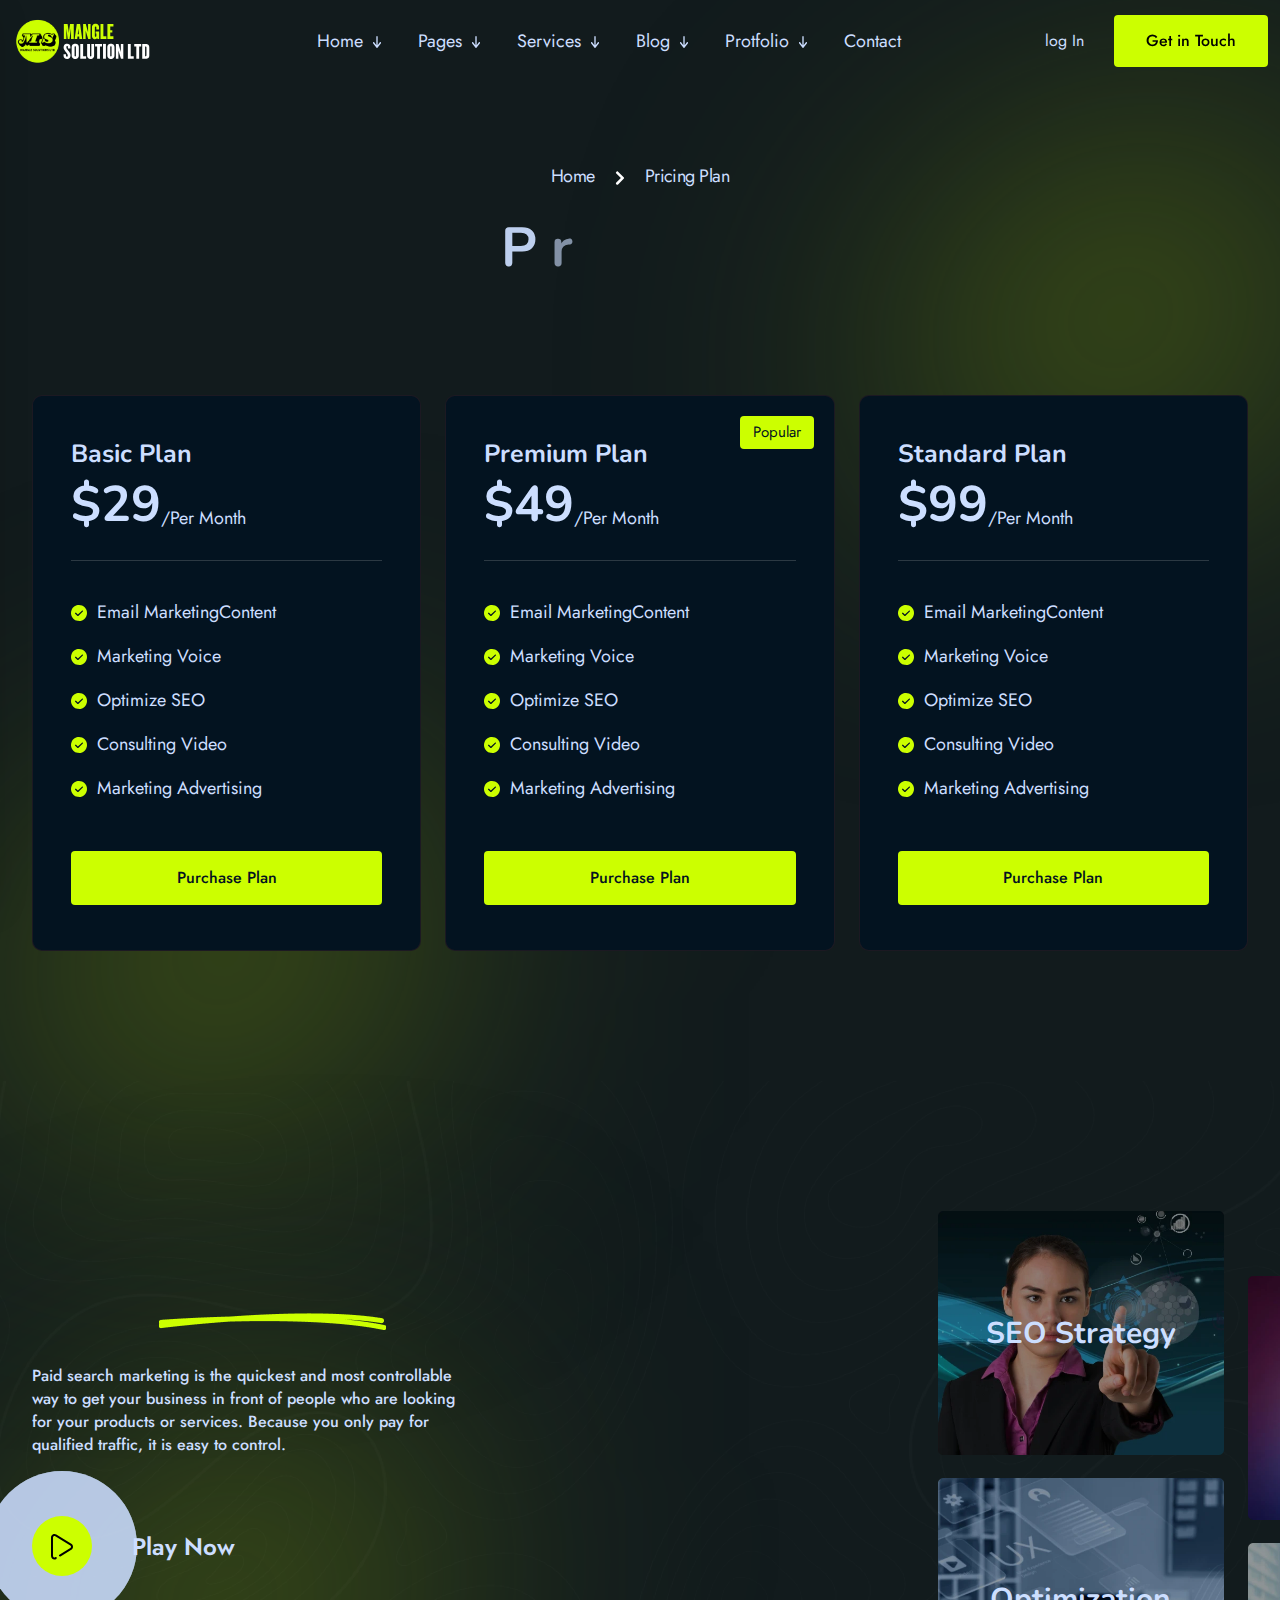
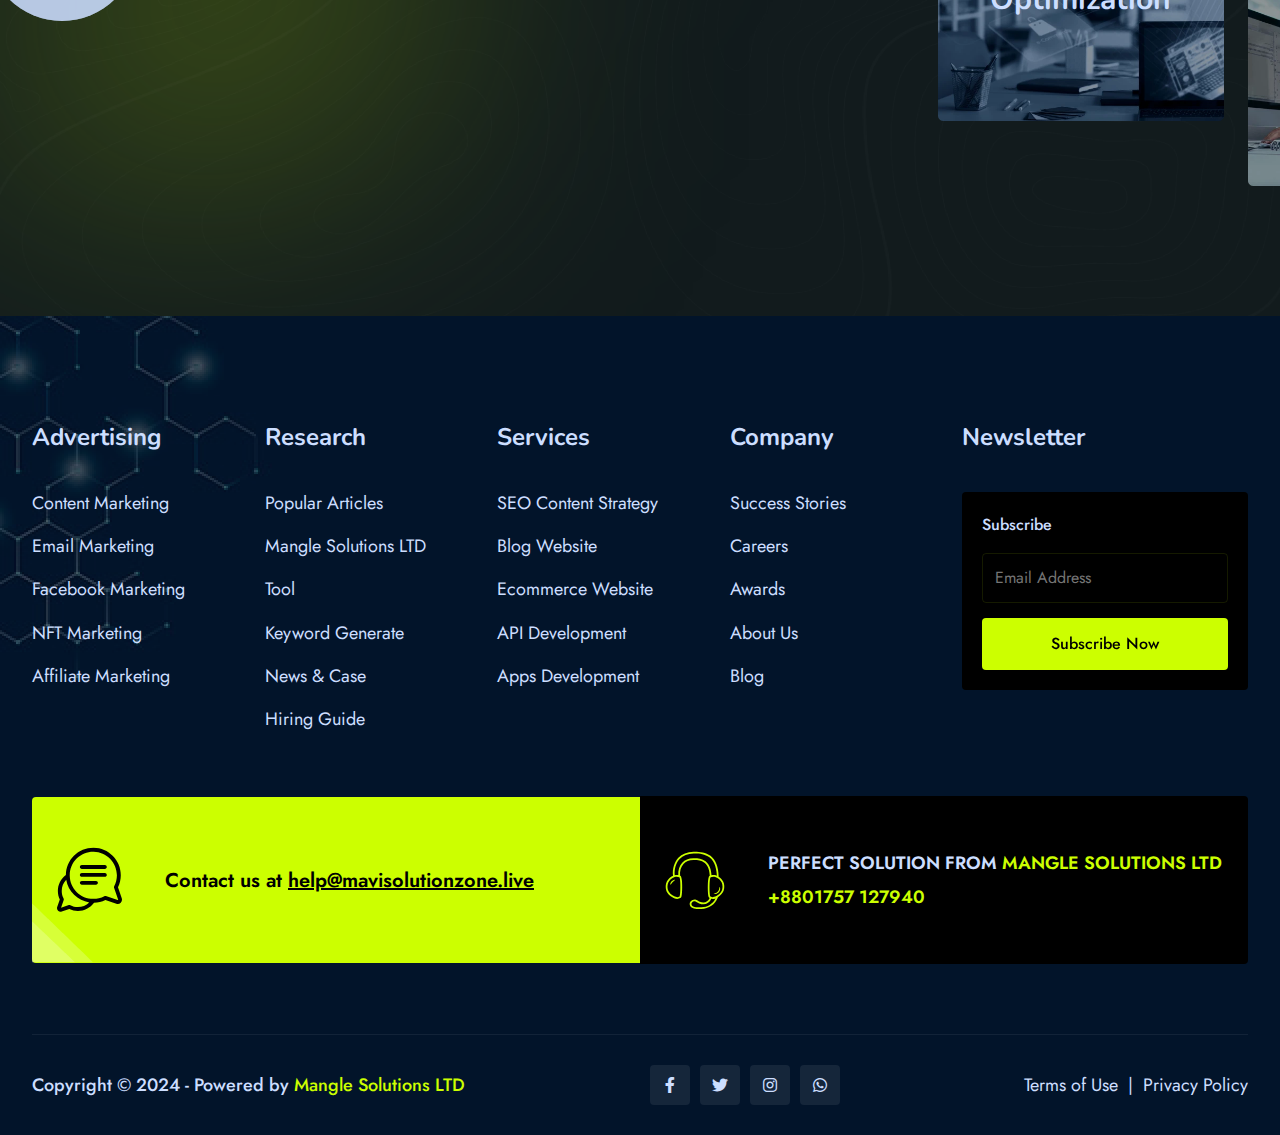
<file: price.html>
<!DOCTYPE html>
<html lang="en">

<head>
    <meta charset="UTF-8">
    <meta http-equiv="X-UA-Compatible" content="IE=edge">
    <meta name="viewport" content="width=device-width, initial-scale=1.0">
    <meta name="facebook-domain-verification" content="7jr7dgviu4955o4fmet2tplhrom7fq" />
    <title>Mangle Solutions LTD - Digital Marketing Agencey</title>
    <!--Essential css files-->
    <link rel="stylesheet" href="assets/css/all.css">
    <link rel="stylesheet" href="assets/css/bootstrap.min.css">
    <link rel="stylesheet" href="assets/css/jquery-ui.css">
    <link rel="stylesheet" href="assets/css/animate.css">
    <link rel="stylesheet" href="assets/css/swiper.css">
    <link rel="stylesheet" href="assets/css/magnific-popup.css">
    <link rel="stylesheet" href="assets/css/style.css">
    <!--favicon-->
    <link rel="icon" href="assets/images/favicon.png">
</head>

<body>
    <!-- Start Top To Scroll Button -->
    <div id="progress">
        <span id="progress-value"><i class="fa-solid fa-arrow-up"></i></span>
    </div>
    <!-- Start Top To Scroll Button -->

    <!-- Start Header Area1 -->
    <header class="header-area-1 header-sticky">
        <div class="container">
            <div class="header-wrapper">
                <div class="logo">
                    <a href="index.html">
                        <img src="assets/images/logo/logo-1.svg" alt="VRE">
                    </a>
                </div>
                <div class="menu-bar">
                    <a href="#" class="menu-bar-btn">
                        <svg xmlns="http://www.w3.org/2000/svg" width="49" height="15" viewBox="0 0 49 15" fill="#CCDEFF">
                            <line x1="0.249023" y1="1.41577" x2="48.6221" y2="1.41577" stroke="#CCDEFF" stroke-width="2">
                            </line>
                            <line x1="0.249023" y1="13.9224" x2="48.6221" y2="13.9224" stroke="#CCDEFF" stroke-width="2">
                            </line>
                        </svg>
                    </a>
                </div>
                <div class="main-menu main-menu-1">
                    <ul>
                        <li><a href="index.html" class="font-size-1-18 transition-1">Home
                                <span>
                                    <svg width="8" height="14" viewBox="0 0 8 14" fill="none"
                                        xmlns="http://www.w3.org/2000/svg">
                                        <g clip-path="url(#clip0_1_9793)">
                                            <path
                                                d="M3.52937 12.868C3.78979 13.2098 4.21271 13.2098 4.47312 12.868L7.80646 8.49298C8.06687 8.15118 8.06687 7.59611 7.80646 7.25431C7.54604 6.91251 7.12312 6.91251 6.86271 7.25431L4.66687 10.1391L4.66687 1.75001C4.66687 1.26603 4.36896 0.875012 4.00021 0.875012C3.63146 0.875012 3.33354 1.26603 3.33354 1.75001L3.33354 10.1391L1.13771 7.25704C0.87729 6.91525 0.454373 6.91525 0.193956 7.25704C-0.0664601 7.59884 -0.0664602 8.15392 0.193956 8.49571L3.52729 12.8707L3.52937 12.868Z"
                                                fill="#CCDEFF" />
                                        </g>
                                        <defs>
                                            <clipPath id="clip0_1_9793">
                                                <rect width="8" height="14" fill="white"
                                                    transform="translate(8 14) rotate(-180)" />
                                            </clipPath>
                                        </defs>
                                    </svg>
                                </span>
                            </a>
                            <ul class="submenu submenu-1">
                                <li><a href="index.html" class="font-size-1-18">Option-1</a></li>
                                <li><a href="index-2.html" class="font-size-1-18">Option-2</a></li>
                            </ul>
                        </li>
                        <li><a href="about.html" class="font-size-1-18 transition-1">Pages
                                <span>
                                    <svg width="8" height="14" viewBox="0 0 8 14" fill="none"
                                        xmlns="http://www.w3.org/2000/svg">
                                        <g clip-path="url(#clip0_1_9793)">
                                            <path
                                                d="M3.52937 12.868C3.78979 13.2098 4.21271 13.2098 4.47312 12.868L7.80646 8.49298C8.06687 8.15118 8.06687 7.59611 7.80646 7.25431C7.54604 6.91251 7.12312 6.91251 6.86271 7.25431L4.66687 10.1391L4.66687 1.75001C4.66687 1.26603 4.36896 0.875012 4.00021 0.875012C3.63146 0.875012 3.33354 1.26603 3.33354 1.75001L3.33354 10.1391L1.13771 7.25704C0.87729 6.91525 0.454373 6.91525 0.193956 7.25704C-0.0664601 7.59884 -0.0664602 8.15392 0.193956 8.49571L3.52729 12.8707L3.52937 12.868Z"
                                                fill="#CCDEFF" />
                                        </g>
                                        <defs>
                                            <clipPath id="clip0_1_979466">
                                                <rect width="8" height="14" fill="white"
                                                    transform="translate(8 14) rotate(-180)" />
                                            </clipPath>
                                        </defs>
                                    </svg>
                                </span>
                            </a>
                            <ul class="submenu submenu-1">
                                <li><a href="about.html" class="font-size-1-18">About</a></li>
                                <li><a href="privacy.html" class="font-size-1-18">Privacy</a></li>
                                <li><a href="Condition.html" class="font-size-1-18">Condition</a></li>
                                 <li><a href="price.html" class="font-size-1-18">Price</a></li>
                            </ul>
                        </li>
                        <li><a href="services.html" class="font-size-1-18 transition-1">Services
                                <span>
                                    <svg width="8" height="14" viewBox="0 0 8 14" fill="none"
                                        xmlns="http://www.w3.org/2000/svg">
                                        <g clip-path="url(#clip0_1_9793)">
                                            <path
                                                d="M3.52937 12.868C3.78979 13.2098 4.21271 13.2098 4.47312 12.868L7.80646 8.49298C8.06687 8.15118 8.06687 7.59611 7.80646 7.25431C7.54604 6.91251 7.12312 6.91251 6.86271 7.25431L4.66687 10.1391L4.66687 1.75001C4.66687 1.26603 4.36896 0.875012 4.00021 0.875012C3.63146 0.875012 3.33354 1.26603 3.33354 1.75001L3.33354 10.1391L1.13771 7.25704C0.87729 6.91525 0.454373 6.91525 0.193956 7.25704C-0.0664601 7.59884 -0.0664602 8.15392 0.193956 8.49571L3.52729 12.8707L3.52937 12.868Z"
                                                fill="#CCDEFF" />
                                        </g>
                                        <defs>
                                            <clipPath id="clip0_1_9794776">
                                                <rect width="8" height="14" fill="white"
                                                    transform="translate(8 14) rotate(-180)" />
                                            </clipPath>
                                        </defs>
                                    </svg>
                                </span>
                            </a>
                            <ul class="submenu submenu-1">
                             <li><a href="services.html" class="font-size-1-18">Services</a></li>
                            </ul>
                        </li>
                        <li><a href="blog-standart.html" class="font-size-1-18 transition-1">Blog
                                <span>
                                    <svg width="8" height="14" viewBox="0 0 8 14" fill="none"
                                        xmlns="http://www.w3.org/2000/svg">
                                        <g clip-path="url(#clip0_1_9793)">
                                            <path
                                                d="M3.52937 12.868C3.78979 13.2098 4.21271 13.2098 4.47312 12.868L7.80646 8.49298C8.06687 8.15118 8.06687 7.59611 7.80646 7.25431C7.54604 6.91251 7.12312 6.91251 6.86271 7.25431L4.66687 10.1391L4.66687 1.75001C4.66687 1.26603 4.36896 0.875012 4.00021 0.875012C3.63146 0.875012 3.33354 1.26603 3.33354 1.75001L3.33354 10.1391L1.13771 7.25704C0.87729 6.91525 0.454373 6.91525 0.193956 7.25704C-0.0664601 7.59884 -0.0664602 8.15392 0.193956 8.49571L3.52729 12.8707L3.52937 12.868Z"
                                                fill="#CCDEFF" />
                                        </g>
                                        <defs>
                                            <clipPath id="clip0_1_979477">
                                                <rect width="8" height="14" fill="white"
                                                    transform="translate(8 14) rotate(-180)" />
                                            </clipPath>
                                        </defs>
                                    </svg>
                                </span>
                            </a>
                            <ul class="submenu submenu-1">
                                <li><a href="blog-standart.html" class="font-size-1-18">Blog Standart</a></li>
                                <li><a href="blog-details.html" class="font-size-1-18">Blog Details</a></li>
                            </ul>
                        </li>
                        <li><a href="project-details.html" class="font-size-1-18 transition-1">Protfolio
                                <span>
                                    <svg width="8" height="14" viewBox="0 0 8 14" fill="none"
                                        xmlns="http://www.w3.org/2000/svg">
                                        <g clip-path="url(#clip0_1_9793)">
                                            <path
                                                d="M3.52937 12.868C3.78979 13.2098 4.21271 13.2098 4.47312 12.868L7.80646 8.49298C8.06687 8.15118 8.06687 7.59611 7.80646 7.25431C7.54604 6.91251 7.12312 6.91251 6.86271 7.25431L4.66687 10.1391L4.66687 1.75001C4.66687 1.26603 4.36896 0.875012 4.00021 0.875012C3.63146 0.875012 3.33354 1.26603 3.33354 1.75001L3.33354 10.1391L1.13771 7.25704C0.87729 6.91525 0.454373 6.91525 0.193956 7.25704C-0.0664601 7.59884 -0.0664602 8.15392 0.193956 8.49571L3.52729 12.8707L3.52937 12.868Z"
                                                fill="#CCDEFF" />
                                        </g>
                                        <defs>
                                            <clipPath id="clip0_1_9795">
                                                <rect width="8" height="14" fill="white"
                                                    transform="translate(8 14) rotate(-180)" />
                                            </clipPath>
                                        </defs>
                                    </svg>
                                </span>
                            </a>
                            <ul class="submenu submenu-1">
                                <li><a href="project-grid.html" class="font-size-1-18">Portfolio Grid</a></li>
                                <li><a href="project-details.html" class="font-size-1-18">Portfolio Details</a></li>
                            </ul>
                        </li>
                        <li><a href="contact.html" class="font-size-1-18 transition-1">Contact
                            </a></li>
                    </ul>
                </div>
                <div class="get-in-touch">
                    <a href="contact.html">
                        <span class="text-color">
                            log In
                        </span>
                    </a>
                    <a href="contact.html" class="font-size-1-20 btn-1">Get in Touch</a>
                </div>
    
            </div>
        </div>
    </header>
    <!-- End Header Area1 -->

    <!-- Start Search Bar Popup Home 2 -->
    <div class="search-bar home-1">
        <div class="search">
            <form action="#">
                <input type="text" placeholder="Search Here ....">
                <input type="submit" value="Search" class="btn-primary-style btn-2 hero-info-btn btn-3 btn-4">
            </form>
        </div>
        <a href="javascript:void(0)" class="search-popup-close"><i class="fa-solid fa-xmark"></i></a>
    </div>
    <!-- End Search Bar Popup Home 2 -->

    <!-- Start Mobile Menu Home 1 -->
    <div class="nft-mobile-menu">
        <button class="close-menu float-end"><i class="fa-solid fa-xmark"></i></button>
        <a class='mobile-menu-logo' href="index.html"><img src="assets/images/logo/logo-1.svg" alt="VRE"></a>
        <ul>
            <li class="has-submenu"><a href="javascript:void(0)">Home</a>
                <ul class="submenu-wrapper">
                    <li><a href="index.html">Home Page 1</a></li>
                    <li><a href="index-2.html">Home Page 2</a></li>
                </ul>
            </li>
            <li class="has-submenu"><a href="javascript:void(0)">Pages</a>
                <ul class="submenu-wrapper">
                    <li><a href="about.html" class="font-size-1-18">About</a></li>
                    <li><a href="privacy.html" class="font-size-1-18">Privacy</a></li>
                    <li><a href="Condition.html" class="font-size-1-18">Condition</a></li>
                    <li><a href="price.html" class="font-size-1-18">Price</a></li>
                </ul>
            </li>
            <li class="has-submenu"><a href="javascript:void(0)">services</a>
                <ul class="submenu-wrapper">
                    <li><a href="services.html" class="font-size-1-18">Services</a></li>
                </ul>
            </li>
            <li class="has-submenu"><a href="javascript:void(0)">Blog</a>
                <ul class="submenu-wrapper">
                    <li><a href="blog-standart.html" class="font-size-1-18">Blog Standart</a></li>
                    <li><a href="blog-details.html" class="font-size-1-18">Blog Details</a></li>
                </ul>
            </li>
            <li class="has-submenu"><a href="javascript:void(0)">Portfolio</a>
                <ul class="submenu-wrapper">
                    <li><a href="project-grid.html" class="font-size-1-18">Portfolio Grid</a></li>
                    <li><a href="project-details.html" class="font-size-1-18">Portfolio Details</a></li>
                </ul>
            </li>
            <li class="has-submenu"><a href="contact.html">Contact</a>
            </li>
        </ul>
        <div class="search-form">
            <form action="#">
                <input type="text" placeholder="Search...">
                <button type="submit" class="border-0">Go</button>
            </form>
        </div>
        <div class="phone-number-mobile-menu">
            <a href="#">+8801757 127940</a>
        </div>
        <div class="mobile-menu-copy-right-text">
            <p><span>© 2023</span> Mangle Solutions LTD . All Rights Reserved.</p>
        </div>
    </div>
    <!-- End Mobile Menu Home 1 -->

    <!-- Start Bread Crumb Area Home 1 -->
    <section class="bread-crumb-area">
        <div class="container">
            <div class="bread-crumb-wrapper">
                <a href="index.html">Home</a>
                <span>
                    <svg width="10" height="14" viewBox="0 0 10 14" fill="none" xmlns="http://www.w3.org/2000/svg">
                        <path
                            d="M8.90625 7.53125L2.84375 13.625C2.53125 13.9062 2.0625 13.9062 1.78125 13.625L1.0625 12.9062C0.78125 12.625 0.78125 12.1562 1.0625 11.8438L5.875 7L1.0625 2.1875C0.78125 1.875 0.78125 1.40625 1.0625 1.125L1.78125 0.40625C2.0625 0.125 2.53125 0.125 2.84375 0.40625L8.90625 6.5C9.1875 6.78125 9.1875 7.25 8.90625 7.53125Z"
                            fill="white" />
                    </svg>
                </span>
                <a href="index.html" class="current-page">Pricing Plan</a>
            </div>
            <div class="bread-crumb-title">
                <h2 class="split-collab">Pricing Plan</h2>
            </div>
        </div>
    </section>
    <!-- End Bread Crumb Area Home 1 -->

    <!-- Start Plan Area Home 3 -->
    <section class="plan-area-home-3 price-area single">
        <img src="assets/images/shep/bg-blur-shep-1.png" alt="VRE" class="price-area-bg-shep-1-home-3 blur-1">
        <img src="assets/images/shep/bg-blur-shep-1.png" alt="VRE" class="price-area-bg-shep-2-home-3 blur-1">
        <div class="container">
            <div class="plan-wrapper">
                <div class="row justify-content-center">
                    <div class="col-xl-4 col-lg-4">
                        <div class="price-inner wow bounceInUp">
                            <h6 class="font-size-1-25">Basic Plan</h6>
                            <div class="price">
                                <h5 class="font-size-1-50">$29</h5>
                                <span class="font-size-1-18">/Per Month</span>
                            </div>
                            <div class="plan-item">
                                <div class="plan-item-inner">
                                    <svg width="16" height="16" viewBox="0 0 16 16" fill="none"
                                        xmlns="http://www.w3.org/2000/svg">
                                        <path
                                            d="M8 0C6.41775 0 4.87103 0.469192 3.55544 1.34824C2.23985 2.22729 1.21447 3.47672 0.608967 4.93853C0.00346628 6.40034 -0.15496 8.00887 0.153721 9.56072C0.462403 11.1126 1.22433 12.538 2.34315 13.6569C3.46197 14.7757 4.88743 15.5376 6.43928 15.8463C7.99113 16.155 9.59966 15.9965 11.0615 15.391C12.5233 14.7855 13.7727 13.7602 14.6518 12.4446C15.5308 11.129 16 9.58225 16 8C15.9959 5.87952 15.1518 3.84705 13.6524 2.34764C12.153 0.848226 10.1205 0.00406613 8 0ZM11.8077 6.6L7.3 10.9077C7.18347 11.0173 7.02922 11.0779 6.86923 11.0769C6.79103 11.078 6.71338 11.0637 6.64077 11.0346C6.56815 11.0056 6.50201 10.9624 6.44616 10.9077L4.19231 8.75384C4.1298 8.6993 4.07896 8.63269 4.04285 8.558C4.00673 8.48331 3.9861 8.40209 3.98218 8.31922C3.97826 8.23635 3.99113 8.15354 4.02003 8.07578C4.04893 7.99801 4.09325 7.92689 4.15034 7.86669C4.20742 7.8065 4.27609 7.75846 4.35221 7.72548C4.42833 7.69249 4.51034 7.67524 4.5933 7.67476C4.67626 7.67428 4.75846 7.69058 4.83496 7.72267C4.91146 7.75477 4.98068 7.802 5.03846 7.86154L6.86923 9.60769L10.9615 5.70769C11.0812 5.6033 11.2366 5.5492 11.3952 5.5567C11.5538 5.56421 11.7034 5.63273 11.8126 5.74796C11.9219 5.86318 11.9824 6.01618 11.9815 6.17497C11.9806 6.33376 11.9183 6.48605 11.8077 6.6Z"
                                            fill="#FF4A3B" />
                                    </svg>
                                    <span class="font-size-1-18">Email MarketingContent </span>
                                </div>
                                <div class="plan-item-inner">
                                    <svg width="16" height="16" viewBox="0 0 16 16" fill="none"
                                        xmlns="http://www.w3.org/2000/svg">
                                        <path
                                            d="M8 0C6.41775 0 4.87103 0.469192 3.55544 1.34824C2.23985 2.22729 1.21447 3.47672 0.608967 4.93853C0.00346628 6.40034 -0.15496 8.00887 0.153721 9.56072C0.462403 11.1126 1.22433 12.538 2.34315 13.6569C3.46197 14.7757 4.88743 15.5376 6.43928 15.8463C7.99113 16.155 9.59966 15.9965 11.0615 15.391C12.5233 14.7855 13.7727 13.7602 14.6518 12.4446C15.5308 11.129 16 9.58225 16 8C15.9959 5.87952 15.1518 3.84705 13.6524 2.34764C12.153 0.848226 10.1205 0.00406613 8 0ZM11.8077 6.6L7.3 10.9077C7.18347 11.0173 7.02922 11.0779 6.86923 11.0769C6.79103 11.078 6.71338 11.0637 6.64077 11.0346C6.56815 11.0056 6.50201 10.9624 6.44616 10.9077L4.19231 8.75384C4.1298 8.6993 4.07896 8.63269 4.04285 8.558C4.00673 8.48331 3.9861 8.40209 3.98218 8.31922C3.97826 8.23635 3.99113 8.15354 4.02003 8.07578C4.04893 7.99801 4.09325 7.92689 4.15034 7.86669C4.20742 7.8065 4.27609 7.75846 4.35221 7.72548C4.42833 7.69249 4.51034 7.67524 4.5933 7.67476C4.67626 7.67428 4.75846 7.69058 4.83496 7.72267C4.91146 7.75477 4.98068 7.802 5.03846 7.86154L6.86923 9.60769L10.9615 5.70769C11.0812 5.6033 11.2366 5.5492 11.3952 5.5567C11.5538 5.56421 11.7034 5.63273 11.8126 5.74796C11.9219 5.86318 11.9824 6.01618 11.9815 6.17497C11.9806 6.33376 11.9183 6.48605 11.8077 6.6Z"
                                            fill="#FF4A3B" />
                                    </svg>
                                    <span class="font-size-1-18">Marketing Voice </span>
                                </div>
                                <div class="plan-item-inner">
                                    <svg width="16" height="16" viewBox="0 0 16 16" fill="none"
                                        xmlns="http://www.w3.org/2000/svg">
                                        <path
                                            d="M8 0C6.41775 0 4.87103 0.469192 3.55544 1.34824C2.23985 2.22729 1.21447 3.47672 0.608967 4.93853C0.00346628 6.40034 -0.15496 8.00887 0.153721 9.56072C0.462403 11.1126 1.22433 12.538 2.34315 13.6569C3.46197 14.7757 4.88743 15.5376 6.43928 15.8463C7.99113 16.155 9.59966 15.9965 11.0615 15.391C12.5233 14.7855 13.7727 13.7602 14.6518 12.4446C15.5308 11.129 16 9.58225 16 8C15.9959 5.87952 15.1518 3.84705 13.6524 2.34764C12.153 0.848226 10.1205 0.00406613 8 0ZM11.8077 6.6L7.3 10.9077C7.18347 11.0173 7.02922 11.0779 6.86923 11.0769C6.79103 11.078 6.71338 11.0637 6.64077 11.0346C6.56815 11.0056 6.50201 10.9624 6.44616 10.9077L4.19231 8.75384C4.1298 8.6993 4.07896 8.63269 4.04285 8.558C4.00673 8.48331 3.9861 8.40209 3.98218 8.31922C3.97826 8.23635 3.99113 8.15354 4.02003 8.07578C4.04893 7.99801 4.09325 7.92689 4.15034 7.86669C4.20742 7.8065 4.27609 7.75846 4.35221 7.72548C4.42833 7.69249 4.51034 7.67524 4.5933 7.67476C4.67626 7.67428 4.75846 7.69058 4.83496 7.72267C4.91146 7.75477 4.98068 7.802 5.03846 7.86154L6.86923 9.60769L10.9615 5.70769C11.0812 5.6033 11.2366 5.5492 11.3952 5.5567C11.5538 5.56421 11.7034 5.63273 11.8126 5.74796C11.9219 5.86318 11.9824 6.01618 11.9815 6.17497C11.9806 6.33376 11.9183 6.48605 11.8077 6.6Z"
                                            fill="#FF4A3B" />
                                    </svg>
                                    <span class="font-size-1-18">Optimize SEO </span>
                                </div>
                                <div class="plan-item-inner">
                                    <svg width="16" height="16" viewBox="0 0 16 16" fill="none"
                                        xmlns="http://www.w3.org/2000/svg">
                                        <path
                                            d="M8 0C6.41775 0 4.87103 0.469192 3.55544 1.34824C2.23985 2.22729 1.21447 3.47672 0.608967 4.93853C0.00346628 6.40034 -0.15496 8.00887 0.153721 9.56072C0.462403 11.1126 1.22433 12.538 2.34315 13.6569C3.46197 14.7757 4.88743 15.5376 6.43928 15.8463C7.99113 16.155 9.59966 15.9965 11.0615 15.391C12.5233 14.7855 13.7727 13.7602 14.6518 12.4446C15.5308 11.129 16 9.58225 16 8C15.9959 5.87952 15.1518 3.84705 13.6524 2.34764C12.153 0.848226 10.1205 0.00406613 8 0ZM11.8077 6.6L7.3 10.9077C7.18347 11.0173 7.02922 11.0779 6.86923 11.0769C6.79103 11.078 6.71338 11.0637 6.64077 11.0346C6.56815 11.0056 6.50201 10.9624 6.44616 10.9077L4.19231 8.75384C4.1298 8.6993 4.07896 8.63269 4.04285 8.558C4.00673 8.48331 3.9861 8.40209 3.98218 8.31922C3.97826 8.23635 3.99113 8.15354 4.02003 8.07578C4.04893 7.99801 4.09325 7.92689 4.15034 7.86669C4.20742 7.8065 4.27609 7.75846 4.35221 7.72548C4.42833 7.69249 4.51034 7.67524 4.5933 7.67476C4.67626 7.67428 4.75846 7.69058 4.83496 7.72267C4.91146 7.75477 4.98068 7.802 5.03846 7.86154L6.86923 9.60769L10.9615 5.70769C11.0812 5.6033 11.2366 5.5492 11.3952 5.5567C11.5538 5.56421 11.7034 5.63273 11.8126 5.74796C11.9219 5.86318 11.9824 6.01618 11.9815 6.17497C11.9806 6.33376 11.9183 6.48605 11.8077 6.6Z"
                                            fill="#FF4A3B" />
                                    </svg>
                                    <span class="font-size-1-18">Consulting Video </span>
                                </div>
                                <div class="plan-item-inner">
                                    <svg width="16" height="16" viewBox="0 0 16 16" fill="none"
                                        xmlns="http://www.w3.org/2000/svg">
                                        <path
                                            d="M8 0C6.41775 0 4.87103 0.469192 3.55544 1.34824C2.23985 2.22729 1.21447 3.47672 0.608967 4.93853C0.00346628 6.40034 -0.15496 8.00887 0.153721 9.56072C0.462403 11.1126 1.22433 12.538 2.34315 13.6569C3.46197 14.7757 4.88743 15.5376 6.43928 15.8463C7.99113 16.155 9.59966 15.9965 11.0615 15.391C12.5233 14.7855 13.7727 13.7602 14.6518 12.4446C15.5308 11.129 16 9.58225 16 8C15.9959 5.87952 15.1518 3.84705 13.6524 2.34764C12.153 0.848226 10.1205 0.00406613 8 0ZM11.8077 6.6L7.3 10.9077C7.18347 11.0173 7.02922 11.0779 6.86923 11.0769C6.79103 11.078 6.71338 11.0637 6.64077 11.0346C6.56815 11.0056 6.50201 10.9624 6.44616 10.9077L4.19231 8.75384C4.1298 8.6993 4.07896 8.63269 4.04285 8.558C4.00673 8.48331 3.9861 8.40209 3.98218 8.31922C3.97826 8.23635 3.99113 8.15354 4.02003 8.07578C4.04893 7.99801 4.09325 7.92689 4.15034 7.86669C4.20742 7.8065 4.27609 7.75846 4.35221 7.72548C4.42833 7.69249 4.51034 7.67524 4.5933 7.67476C4.67626 7.67428 4.75846 7.69058 4.83496 7.72267C4.91146 7.75477 4.98068 7.802 5.03846 7.86154L6.86923 9.60769L10.9615 5.70769C11.0812 5.6033 11.2366 5.5492 11.3952 5.5567C11.5538 5.56421 11.7034 5.63273 11.8126 5.74796C11.9219 5.86318 11.9824 6.01618 11.9815 6.17497C11.9806 6.33376 11.9183 6.48605 11.8077 6.6Z"
                                            fill="#FF4A3B" />
                                    </svg>
                                    <span class="font-size-1-18">Marketing Advertising </span>
                                </div>
                            </div>
                            <div class="price-btn">
                                <a href="contact.html" class="btn-3">Purchase Plan</a>
                            </div>
                        </div>
                    </div>
                    <div class="col-xl-4 col-lg-4">
                        <div class="price-inner wow bounceInUp">
                            <span class="price-popular-bach">Popular</span>
                            <h6 class="font-size-1-25">Premium Plan</h6>
                            <div class="price">
                                <h5 class="font-size-1-50">$49</h5>
                                <span class="font-size-1-18">/Per Month</span>
                            </div>
                            <div class="plan-item">
                                <div class="plan-item-inner">
                                    <svg width="16" height="16" viewBox="0 0 16 16" fill="none"
                                        xmlns="http://www.w3.org/2000/svg">
                                        <path
                                            d="M8 0C6.41775 0 4.87103 0.469192 3.55544 1.34824C2.23985 2.22729 1.21447 3.47672 0.608967 4.93853C0.00346628 6.40034 -0.15496 8.00887 0.153721 9.56072C0.462403 11.1126 1.22433 12.538 2.34315 13.6569C3.46197 14.7757 4.88743 15.5376 6.43928 15.8463C7.99113 16.155 9.59966 15.9965 11.0615 15.391C12.5233 14.7855 13.7727 13.7602 14.6518 12.4446C15.5308 11.129 16 9.58225 16 8C15.9959 5.87952 15.1518 3.84705 13.6524 2.34764C12.153 0.848226 10.1205 0.00406613 8 0ZM11.8077 6.6L7.3 10.9077C7.18347 11.0173 7.02922 11.0779 6.86923 11.0769C6.79103 11.078 6.71338 11.0637 6.64077 11.0346C6.56815 11.0056 6.50201 10.9624 6.44616 10.9077L4.19231 8.75384C4.1298 8.6993 4.07896 8.63269 4.04285 8.558C4.00673 8.48331 3.9861 8.40209 3.98218 8.31922C3.97826 8.23635 3.99113 8.15354 4.02003 8.07578C4.04893 7.99801 4.09325 7.92689 4.15034 7.86669C4.20742 7.8065 4.27609 7.75846 4.35221 7.72548C4.42833 7.69249 4.51034 7.67524 4.5933 7.67476C4.67626 7.67428 4.75846 7.69058 4.83496 7.72267C4.91146 7.75477 4.98068 7.802 5.03846 7.86154L6.86923 9.60769L10.9615 5.70769C11.0812 5.6033 11.2366 5.5492 11.3952 5.5567C11.5538 5.56421 11.7034 5.63273 11.8126 5.74796C11.9219 5.86318 11.9824 6.01618 11.9815 6.17497C11.9806 6.33376 11.9183 6.48605 11.8077 6.6Z"
                                            fill="#FF4A3B" />
                                    </svg>
                                    <span class="font-size-1-18">Email MarketingContent </span>
                                </div>
                                <div class="plan-item-inner">
                                    <svg width="16" height="16" viewBox="0 0 16 16" fill="none"
                                        xmlns="http://www.w3.org/2000/svg">
                                        <path
                                            d="M8 0C6.41775 0 4.87103 0.469192 3.55544 1.34824C2.23985 2.22729 1.21447 3.47672 0.608967 4.93853C0.00346628 6.40034 -0.15496 8.00887 0.153721 9.56072C0.462403 11.1126 1.22433 12.538 2.34315 13.6569C3.46197 14.7757 4.88743 15.5376 6.43928 15.8463C7.99113 16.155 9.59966 15.9965 11.0615 15.391C12.5233 14.7855 13.7727 13.7602 14.6518 12.4446C15.5308 11.129 16 9.58225 16 8C15.9959 5.87952 15.1518 3.84705 13.6524 2.34764C12.153 0.848226 10.1205 0.00406613 8 0ZM11.8077 6.6L7.3 10.9077C7.18347 11.0173 7.02922 11.0779 6.86923 11.0769C6.79103 11.078 6.71338 11.0637 6.64077 11.0346C6.56815 11.0056 6.50201 10.9624 6.44616 10.9077L4.19231 8.75384C4.1298 8.6993 4.07896 8.63269 4.04285 8.558C4.00673 8.48331 3.9861 8.40209 3.98218 8.31922C3.97826 8.23635 3.99113 8.15354 4.02003 8.07578C4.04893 7.99801 4.09325 7.92689 4.15034 7.86669C4.20742 7.8065 4.27609 7.75846 4.35221 7.72548C4.42833 7.69249 4.51034 7.67524 4.5933 7.67476C4.67626 7.67428 4.75846 7.69058 4.83496 7.72267C4.91146 7.75477 4.98068 7.802 5.03846 7.86154L6.86923 9.60769L10.9615 5.70769C11.0812 5.6033 11.2366 5.5492 11.3952 5.5567C11.5538 5.56421 11.7034 5.63273 11.8126 5.74796C11.9219 5.86318 11.9824 6.01618 11.9815 6.17497C11.9806 6.33376 11.9183 6.48605 11.8077 6.6Z"
                                            fill="#FF4A3B" />
                                    </svg>
                                    <span class="font-size-1-18">Marketing Voice </span>
                                </div>
                                <div class="plan-item-inner">
                                    <svg width="16" height="16" viewBox="0 0 16 16" fill="none"
                                        xmlns="http://www.w3.org/2000/svg">
                                        <path
                                            d="M8 0C6.41775 0 4.87103 0.469192 3.55544 1.34824C2.23985 2.22729 1.21447 3.47672 0.608967 4.93853C0.00346628 6.40034 -0.15496 8.00887 0.153721 9.56072C0.462403 11.1126 1.22433 12.538 2.34315 13.6569C3.46197 14.7757 4.88743 15.5376 6.43928 15.8463C7.99113 16.155 9.59966 15.9965 11.0615 15.391C12.5233 14.7855 13.7727 13.7602 14.6518 12.4446C15.5308 11.129 16 9.58225 16 8C15.9959 5.87952 15.1518 3.84705 13.6524 2.34764C12.153 0.848226 10.1205 0.00406613 8 0ZM11.8077 6.6L7.3 10.9077C7.18347 11.0173 7.02922 11.0779 6.86923 11.0769C6.79103 11.078 6.71338 11.0637 6.64077 11.0346C6.56815 11.0056 6.50201 10.9624 6.44616 10.9077L4.19231 8.75384C4.1298 8.6993 4.07896 8.63269 4.04285 8.558C4.00673 8.48331 3.9861 8.40209 3.98218 8.31922C3.97826 8.23635 3.99113 8.15354 4.02003 8.07578C4.04893 7.99801 4.09325 7.92689 4.15034 7.86669C4.20742 7.8065 4.27609 7.75846 4.35221 7.72548C4.42833 7.69249 4.51034 7.67524 4.5933 7.67476C4.67626 7.67428 4.75846 7.69058 4.83496 7.72267C4.91146 7.75477 4.98068 7.802 5.03846 7.86154L6.86923 9.60769L10.9615 5.70769C11.0812 5.6033 11.2366 5.5492 11.3952 5.5567C11.5538 5.56421 11.7034 5.63273 11.8126 5.74796C11.9219 5.86318 11.9824 6.01618 11.9815 6.17497C11.9806 6.33376 11.9183 6.48605 11.8077 6.6Z"
                                            fill="#FF4A3B" />
                                    </svg>
                                    <span class="font-size-1-18">Optimize SEO </span>
                                </div>
                                <div class="plan-item-inner">
                                    <svg width="16" height="16" viewBox="0 0 16 16" fill="none"
                                        xmlns="http://www.w3.org/2000/svg">
                                        <path
                                            d="M8 0C6.41775 0 4.87103 0.469192 3.55544 1.34824C2.23985 2.22729 1.21447 3.47672 0.608967 4.93853C0.00346628 6.40034 -0.15496 8.00887 0.153721 9.56072C0.462403 11.1126 1.22433 12.538 2.34315 13.6569C3.46197 14.7757 4.88743 15.5376 6.43928 15.8463C7.99113 16.155 9.59966 15.9965 11.0615 15.391C12.5233 14.7855 13.7727 13.7602 14.6518 12.4446C15.5308 11.129 16 9.58225 16 8C15.9959 5.87952 15.1518 3.84705 13.6524 2.34764C12.153 0.848226 10.1205 0.00406613 8 0ZM11.8077 6.6L7.3 10.9077C7.18347 11.0173 7.02922 11.0779 6.86923 11.0769C6.79103 11.078 6.71338 11.0637 6.64077 11.0346C6.56815 11.0056 6.50201 10.9624 6.44616 10.9077L4.19231 8.75384C4.1298 8.6993 4.07896 8.63269 4.04285 8.558C4.00673 8.48331 3.9861 8.40209 3.98218 8.31922C3.97826 8.23635 3.99113 8.15354 4.02003 8.07578C4.04893 7.99801 4.09325 7.92689 4.15034 7.86669C4.20742 7.8065 4.27609 7.75846 4.35221 7.72548C4.42833 7.69249 4.51034 7.67524 4.5933 7.67476C4.67626 7.67428 4.75846 7.69058 4.83496 7.72267C4.91146 7.75477 4.98068 7.802 5.03846 7.86154L6.86923 9.60769L10.9615 5.70769C11.0812 5.6033 11.2366 5.5492 11.3952 5.5567C11.5538 5.56421 11.7034 5.63273 11.8126 5.74796C11.9219 5.86318 11.9824 6.01618 11.9815 6.17497C11.9806 6.33376 11.9183 6.48605 11.8077 6.6Z"
                                            fill="#FF4A3B" />
                                    </svg>
                                    <span class="font-size-1-18">Consulting Video </span>
                                </div>
                                <div class="plan-item-inner">
                                    <svg width="16" height="16" viewBox="0 0 16 16" fill="none"
                                        xmlns="http://www.w3.org/2000/svg">
                                        <path
                                            d="M8 0C6.41775 0 4.87103 0.469192 3.55544 1.34824C2.23985 2.22729 1.21447 3.47672 0.608967 4.93853C0.00346628 6.40034 -0.15496 8.00887 0.153721 9.56072C0.462403 11.1126 1.22433 12.538 2.34315 13.6569C3.46197 14.7757 4.88743 15.5376 6.43928 15.8463C7.99113 16.155 9.59966 15.9965 11.0615 15.391C12.5233 14.7855 13.7727 13.7602 14.6518 12.4446C15.5308 11.129 16 9.58225 16 8C15.9959 5.87952 15.1518 3.84705 13.6524 2.34764C12.153 0.848226 10.1205 0.00406613 8 0ZM11.8077 6.6L7.3 10.9077C7.18347 11.0173 7.02922 11.0779 6.86923 11.0769C6.79103 11.078 6.71338 11.0637 6.64077 11.0346C6.56815 11.0056 6.50201 10.9624 6.44616 10.9077L4.19231 8.75384C4.1298 8.6993 4.07896 8.63269 4.04285 8.558C4.00673 8.48331 3.9861 8.40209 3.98218 8.31922C3.97826 8.23635 3.99113 8.15354 4.02003 8.07578C4.04893 7.99801 4.09325 7.92689 4.15034 7.86669C4.20742 7.8065 4.27609 7.75846 4.35221 7.72548C4.42833 7.69249 4.51034 7.67524 4.5933 7.67476C4.67626 7.67428 4.75846 7.69058 4.83496 7.72267C4.91146 7.75477 4.98068 7.802 5.03846 7.86154L6.86923 9.60769L10.9615 5.70769C11.0812 5.6033 11.2366 5.5492 11.3952 5.5567C11.5538 5.56421 11.7034 5.63273 11.8126 5.74796C11.9219 5.86318 11.9824 6.01618 11.9815 6.17497C11.9806 6.33376 11.9183 6.48605 11.8077 6.6Z"
                                            fill="#FF4A3B" />
                                    </svg>
                                    <span class="font-size-1-18">Marketing Advertising </span>
                                </div>
                            </div>
                            <div class="price-btn">
                                <a href="contact.html" class="btn-3">Purchase Plan</a>
                            </div>
                        </div>
                    </div>
                    <div class="col-xl-4 col-lg-4">
                        <div class="price-inner wow bounceInUp">
                            <h6 class="font-size-1-25">Standard Plan</h6>
                            <div class="price">
                                <h5 class="font-size-1-50">$99</h5>
                                <span class="font-size-1-18">/Per Month</span>
                            </div>
                            <div class="plan-item">
                                <div class="plan-item-inner">
                                    <svg width="16" height="16" viewBox="0 0 16 16" fill="none"
                                        xmlns="http://www.w3.org/2000/svg">
                                        <path
                                            d="M8 0C6.41775 0 4.87103 0.469192 3.55544 1.34824C2.23985 2.22729 1.21447 3.47672 0.608967 4.93853C0.00346628 6.40034 -0.15496 8.00887 0.153721 9.56072C0.462403 11.1126 1.22433 12.538 2.34315 13.6569C3.46197 14.7757 4.88743 15.5376 6.43928 15.8463C7.99113 16.155 9.59966 15.9965 11.0615 15.391C12.5233 14.7855 13.7727 13.7602 14.6518 12.4446C15.5308 11.129 16 9.58225 16 8C15.9959 5.87952 15.1518 3.84705 13.6524 2.34764C12.153 0.848226 10.1205 0.00406613 8 0ZM11.8077 6.6L7.3 10.9077C7.18347 11.0173 7.02922 11.0779 6.86923 11.0769C6.79103 11.078 6.71338 11.0637 6.64077 11.0346C6.56815 11.0056 6.50201 10.9624 6.44616 10.9077L4.19231 8.75384C4.1298 8.6993 4.07896 8.63269 4.04285 8.558C4.00673 8.48331 3.9861 8.40209 3.98218 8.31922C3.97826 8.23635 3.99113 8.15354 4.02003 8.07578C4.04893 7.99801 4.09325 7.92689 4.15034 7.86669C4.20742 7.8065 4.27609 7.75846 4.35221 7.72548C4.42833 7.69249 4.51034 7.67524 4.5933 7.67476C4.67626 7.67428 4.75846 7.69058 4.83496 7.72267C4.91146 7.75477 4.98068 7.802 5.03846 7.86154L6.86923 9.60769L10.9615 5.70769C11.0812 5.6033 11.2366 5.5492 11.3952 5.5567C11.5538 5.56421 11.7034 5.63273 11.8126 5.74796C11.9219 5.86318 11.9824 6.01618 11.9815 6.17497C11.9806 6.33376 11.9183 6.48605 11.8077 6.6Z"
                                            fill="#FF4A3B" />
                                    </svg>
                                    <span class="font-size-1-18">Email MarketingContent </span>
                                </div>
                                <div class="plan-item-inner">
                                    <svg width="16" height="16" viewBox="0 0 16 16" fill="none"
                                        xmlns="http://www.w3.org/2000/svg">
                                        <path
                                            d="M8 0C6.41775 0 4.87103 0.469192 3.55544 1.34824C2.23985 2.22729 1.21447 3.47672 0.608967 4.93853C0.00346628 6.40034 -0.15496 8.00887 0.153721 9.56072C0.462403 11.1126 1.22433 12.538 2.34315 13.6569C3.46197 14.7757 4.88743 15.5376 6.43928 15.8463C7.99113 16.155 9.59966 15.9965 11.0615 15.391C12.5233 14.7855 13.7727 13.7602 14.6518 12.4446C15.5308 11.129 16 9.58225 16 8C15.9959 5.87952 15.1518 3.84705 13.6524 2.34764C12.153 0.848226 10.1205 0.00406613 8 0ZM11.8077 6.6L7.3 10.9077C7.18347 11.0173 7.02922 11.0779 6.86923 11.0769C6.79103 11.078 6.71338 11.0637 6.64077 11.0346C6.56815 11.0056 6.50201 10.9624 6.44616 10.9077L4.19231 8.75384C4.1298 8.6993 4.07896 8.63269 4.04285 8.558C4.00673 8.48331 3.9861 8.40209 3.98218 8.31922C3.97826 8.23635 3.99113 8.15354 4.02003 8.07578C4.04893 7.99801 4.09325 7.92689 4.15034 7.86669C4.20742 7.8065 4.27609 7.75846 4.35221 7.72548C4.42833 7.69249 4.51034 7.67524 4.5933 7.67476C4.67626 7.67428 4.75846 7.69058 4.83496 7.72267C4.91146 7.75477 4.98068 7.802 5.03846 7.86154L6.86923 9.60769L10.9615 5.70769C11.0812 5.6033 11.2366 5.5492 11.3952 5.5567C11.5538 5.56421 11.7034 5.63273 11.8126 5.74796C11.9219 5.86318 11.9824 6.01618 11.9815 6.17497C11.9806 6.33376 11.9183 6.48605 11.8077 6.6Z"
                                            fill="#FF4A3B" />
                                    </svg>
                                    <span class="font-size-1-18">Marketing Voice </span>
                                </div>
                                <div class="plan-item-inner">
                                    <svg width="16" height="16" viewBox="0 0 16 16" fill="none"
                                        xmlns="http://www.w3.org/2000/svg">
                                        <path
                                            d="M8 0C6.41775 0 4.87103 0.469192 3.55544 1.34824C2.23985 2.22729 1.21447 3.47672 0.608967 4.93853C0.00346628 6.40034 -0.15496 8.00887 0.153721 9.56072C0.462403 11.1126 1.22433 12.538 2.34315 13.6569C3.46197 14.7757 4.88743 15.5376 6.43928 15.8463C7.99113 16.155 9.59966 15.9965 11.0615 15.391C12.5233 14.7855 13.7727 13.7602 14.6518 12.4446C15.5308 11.129 16 9.58225 16 8C15.9959 5.87952 15.1518 3.84705 13.6524 2.34764C12.153 0.848226 10.1205 0.00406613 8 0ZM11.8077 6.6L7.3 10.9077C7.18347 11.0173 7.02922 11.0779 6.86923 11.0769C6.79103 11.078 6.71338 11.0637 6.64077 11.0346C6.56815 11.0056 6.50201 10.9624 6.44616 10.9077L4.19231 8.75384C4.1298 8.6993 4.07896 8.63269 4.04285 8.558C4.00673 8.48331 3.9861 8.40209 3.98218 8.31922C3.97826 8.23635 3.99113 8.15354 4.02003 8.07578C4.04893 7.99801 4.09325 7.92689 4.15034 7.86669C4.20742 7.8065 4.27609 7.75846 4.35221 7.72548C4.42833 7.69249 4.51034 7.67524 4.5933 7.67476C4.67626 7.67428 4.75846 7.69058 4.83496 7.72267C4.91146 7.75477 4.98068 7.802 5.03846 7.86154L6.86923 9.60769L10.9615 5.70769C11.0812 5.6033 11.2366 5.5492 11.3952 5.5567C11.5538 5.56421 11.7034 5.63273 11.8126 5.74796C11.9219 5.86318 11.9824 6.01618 11.9815 6.17497C11.9806 6.33376 11.9183 6.48605 11.8077 6.6Z"
                                            fill="#FF4A3B" />
                                    </svg>
                                    <span class="font-size-1-18">Optimize SEO </span>
                                </div>
                                <div class="plan-item-inner">
                                    <svg width="16" height="16" viewBox="0 0 16 16" fill="none"
                                        xmlns="http://www.w3.org/2000/svg">
                                        <path
                                            d="M8 0C6.41775 0 4.87103 0.469192 3.55544 1.34824C2.23985 2.22729 1.21447 3.47672 0.608967 4.93853C0.00346628 6.40034 -0.15496 8.00887 0.153721 9.56072C0.462403 11.1126 1.22433 12.538 2.34315 13.6569C3.46197 14.7757 4.88743 15.5376 6.43928 15.8463C7.99113 16.155 9.59966 15.9965 11.0615 15.391C12.5233 14.7855 13.7727 13.7602 14.6518 12.4446C15.5308 11.129 16 9.58225 16 8C15.9959 5.87952 15.1518 3.84705 13.6524 2.34764C12.153 0.848226 10.1205 0.00406613 8 0ZM11.8077 6.6L7.3 10.9077C7.18347 11.0173 7.02922 11.0779 6.86923 11.0769C6.79103 11.078 6.71338 11.0637 6.64077 11.0346C6.56815 11.0056 6.50201 10.9624 6.44616 10.9077L4.19231 8.75384C4.1298 8.6993 4.07896 8.63269 4.04285 8.558C4.00673 8.48331 3.9861 8.40209 3.98218 8.31922C3.97826 8.23635 3.99113 8.15354 4.02003 8.07578C4.04893 7.99801 4.09325 7.92689 4.15034 7.86669C4.20742 7.8065 4.27609 7.75846 4.35221 7.72548C4.42833 7.69249 4.51034 7.67524 4.5933 7.67476C4.67626 7.67428 4.75846 7.69058 4.83496 7.72267C4.91146 7.75477 4.98068 7.802 5.03846 7.86154L6.86923 9.60769L10.9615 5.70769C11.0812 5.6033 11.2366 5.5492 11.3952 5.5567C11.5538 5.56421 11.7034 5.63273 11.8126 5.74796C11.9219 5.86318 11.9824 6.01618 11.9815 6.17497C11.9806 6.33376 11.9183 6.48605 11.8077 6.6Z"
                                            fill="#FF4A3B" />
                                    </svg>
                                    <span class="font-size-1-18">Consulting Video </span>
                                </div>
                                <div class="plan-item-inner">
                                    <svg width="16" height="16" viewBox="0 0 16 16" fill="none"
                                        xmlns="http://www.w3.org/2000/svg">
                                        <path
                                            d="M8 0C6.41775 0 4.87103 0.469192 3.55544 1.34824C2.23985 2.22729 1.21447 3.47672 0.608967 4.93853C0.00346628 6.40034 -0.15496 8.00887 0.153721 9.56072C0.462403 11.1126 1.22433 12.538 2.34315 13.6569C3.46197 14.7757 4.88743 15.5376 6.43928 15.8463C7.99113 16.155 9.59966 15.9965 11.0615 15.391C12.5233 14.7855 13.7727 13.7602 14.6518 12.4446C15.5308 11.129 16 9.58225 16 8C15.9959 5.87952 15.1518 3.84705 13.6524 2.34764C12.153 0.848226 10.1205 0.00406613 8 0ZM11.8077 6.6L7.3 10.9077C7.18347 11.0173 7.02922 11.0779 6.86923 11.0769C6.79103 11.078 6.71338 11.0637 6.64077 11.0346C6.56815 11.0056 6.50201 10.9624 6.44616 10.9077L4.19231 8.75384C4.1298 8.6993 4.07896 8.63269 4.04285 8.558C4.00673 8.48331 3.9861 8.40209 3.98218 8.31922C3.97826 8.23635 3.99113 8.15354 4.02003 8.07578C4.04893 7.99801 4.09325 7.92689 4.15034 7.86669C4.20742 7.8065 4.27609 7.75846 4.35221 7.72548C4.42833 7.69249 4.51034 7.67524 4.5933 7.67476C4.67626 7.67428 4.75846 7.69058 4.83496 7.72267C4.91146 7.75477 4.98068 7.802 5.03846 7.86154L6.86923 9.60769L10.9615 5.70769C11.0812 5.6033 11.2366 5.5492 11.3952 5.5567C11.5538 5.56421 11.7034 5.63273 11.8126 5.74796C11.9219 5.86318 11.9824 6.01618 11.9815 6.17497C11.9806 6.33376 11.9183 6.48605 11.8077 6.6Z"
                                            fill="#FF4A3B" />
                                    </svg>
                                    <span class="font-size-1-18">Marketing Advertising </span>
                                </div>
                            </div>
                            <div class="price-btn">
                                <a href="contact.html" class="btn-3">Purchase Plan</a>
                            </div>
                        </div>
                    </div>
                </div>
            </div>
        </div>
    </section>
    <!-- End Plan Area Home 3 -->

    <!-- Start Ppc Agencey Home 1 -->
    <section class="ppc-agencey-home-1" style="background-image: url('assets/images/home-1/ppc-agencey-bg.webp');">
        <img src="assets/images/shep/bg-blur-shep-1.png" alt="VRE" class="ppc-agencey-area-1-shep-1 blur-1">
        <div class="container">
            <div class="ppc-agencey-wrapper">
                <div class="row justify-content-xl-between justify-content-lg-between">
                    <div class="col-xl-5 col-lg-6 col-md-12">
                        <div class="ppc-agencey-text">
                            <div class="title">
                                <div class="main-title">
                                    <h3 class="split-collab">Best PPC Agency in <br>
                                        Europe: Winner <span><img src="assets/images/shep/text-shep-1.png"
                                                alt=""></span>
                                    </h3>
                                </div>
                            </div>
                            <p class="font-size-1-16">Paid search marketing is the quickest and most controllable <br>
                                way to get your business in front of people who are looking <br> for your products or
                                services. Because you only pay for <br> qualified traffic, it is easy to control.</p>
                            <div class="ppc-agencey-play">
                                <a href="https://www.youtube.com/watch?v=-9WS0Nrg57Y" class="popup-video-1">
                                    <div class="video-main">
                                        <div class="promo-video">
                                            <div class="waves-block">
                                                <div class="waves wave-1"></div>
                                                <div class="waves wave-2"></div>
                                                <div class="waves wave-3"></div>
                                            </div>
                                        </div>
                                        <span class="popup-video-btn-home-1 video video-popup mfp-iframe">
                                            <svg width="22" height="26" viewBox="0 0 22 26" fill="none"
                                                xmlns="http://www.w3.org/2000/svg">
                                                <path
                                                    d="M20.3456 9.79627L5.30195 0.52306C4.21357 -0.146991 2.8977 -0.17485 1.78191 0.448538C0.666121 1.07183 0 2.20712 0 3.48519V21.9471C0 23.8796 1.5571 25.4603 3.47089 25.4707C3.47612 25.4707 3.48134 25.4708 3.48646 25.4708C4.08453 25.4707 4.70777 25.2833 5.28986 24.9281C5.75814 24.6424 5.90614 24.0312 5.62044 23.5629C5.33474 23.0946 4.72344 22.9467 4.25531 23.2324C3.98304 23.3984 3.71714 23.4843 3.48159 23.4843C2.7595 23.4804 1.98637 22.8618 1.98637 21.9472V3.48524C1.98637 2.93697 2.27212 2.45009 2.7507 2.18269C3.22932 1.9153 3.7937 1.92724 4.25999 2.21433L19.3037 11.4875C19.7559 11.7659 20.0146 12.2301 20.0135 12.7611C20.0124 13.2921 19.7518 13.7552 19.2972 14.0327L8.42048 20.6923C7.95266 20.9788 7.8056 21.5902 8.09205 22.058C8.37845 22.5258 8.98989 22.6729 9.45772 22.3864L20.3331 15.7276C21.3744 15.0924 21.9975 13.985 22 12.7651C22.0025 11.5454 21.3838 10.4354 20.3456 9.79627Z"
                                                    fill="black" />
                                            </svg>
                                        </span>
                                    </div>
                                    <span class="font-size-1-24">Play Now</span>
                                </a>
                            </div>
                        </div>
                    </div>
                    <div class="col-xl-3 offset-xl-1 col-lg-3 col-md-6 col-sm-6">
                        <div class="ppc-agencey-item-1 ppc-agencey-item">
                            <div class="ppc-agencey-img ppc-agencey-img-1 vre-reveal-one">
                                <img src="assets/images/home-1/ppc-agencey-1.webp" alt="VRE"
                                    class="vre-reveal-image-one">
                                <h5 class="font-size-1-30">SEO Strategy</h5>
                            </div>
                            <div class="ppc-agencey-img ppc-agencey-img-2 vre-reveal-one">
                                <img src="assets/images/home-1/ppc-agencey-2.webp" alt="VRE"
                                    class="vre-reveal-image-one">
                                <h5 class="font-size-1-30">Optimization</h5>
                            </div>
                        </div>
                    </div>
                    <div class="col-xl-3 col-lg-3 col-md-6 col-sm-6">
                        <div class="ppc-agencey-item-2 ppc-agencey-item">
                            <div class="ppc-agencey-img ppc-agencey-img-3 vre-reveal-one">
                                <img src="assets/images/home-1/ppc-agencey-3.webp" alt="VRE"
                                    class="vre-reveal-image-one">
                                <h5 class="font-size-1-30">SEO Analysis</h5>
                            </div>
                            <div class="ppc-agencey-img ppc-agencey-img-4 vre-reveal-one">
                                <img src="assets/images/home-1/ppc-agencey-4.webp" alt="VRE"
                                    class="vre-reveal-image-one">
                                <h5 class="font-size-1-30">Web & Mobile</h5>
                            </div>
                        </div>
                    </div>
                </div>
            </div>
        </div>
    </section>
    <!-- End Ppc Agencey Home 1 -->

    <!-- Start Footer Area Home 1 -->
    <section class="footer-area-home-1 footer-area-home-3" style="background-image: url('assets/images/home-2/faq-home-2-bg.png');">
        <div class="container">
            <div class="footer-wrapper">
                <div class="row justify-content-between">     
                    <div class="col-xl-2 col-lg-3 col-md-4 col-sm-6">
                        <div class="footer-menu footer-menu-1">
                            <h6 class="font-size-1-24">Advertising</h6>
                            <ul>
                                <li><a href="blog-standart.html">Content Marketing</a></li>
                                <li><a href="blog-grid.html">Email Marketing</a></li>
                                <li><a href="blog-details.html">Facebook Marketing</a></li>
                                <li><a href="services-details.html">NFT Marketing</a></li>
                                <li><a href="services.html">Affiliate Marketing</a></li>
                            </ul>
                        </div>
                    </div>
                    <div class="col-xl-2 col-lg-3 col-md-4 col-sm-6">
                        <div class="footer-menu footer-menu-1">
                            <h6 class="font-size-1-24">Research</h6>
                            <ul>
                                <li><a href="index.html">Popular Articles</a></li>
                                <li><a href="index-2.html">Mangle Solutions LTD Tool</a></li>
                                <li><a href="about.html">Keyword Generate</a></li>
                                <li><a href="blog-details.html">News & Case</a></li>
                                <li><a href="contact.html">Hiring Guide</a></li>
                            </ul>
                        </div>
                    </div>
                    <div class="col-xl-2 col-lg-3 col-md-4 col-sm-6">
                        <div class="footer-menu footer-menu-1">
                            <h6 class="font-size-1-24">Services</h6>
                            <ul>
                                <li><a href="project-details.html">SEO Content Strategy</a></li>
                                <li><a href="blog-details.html">Blog Website</a></li>
                                <li><a href="price.html">Ecommerce Website</a></li>
                                <li><a href="services-details.html">API Development</a></li>
                                <li><a href="services.html">Apps Development</a></li>
                            </ul>
                        </div>
                    </div>
                    <div class="col-xl-2 col-lg-3 col-md-4 col-sm-6">
                        <div class="footer-menu footer-menu-2">
                            <h6 class="font-size-1-24">Company</h6>
                            <ul>
                                <li><a href="project-details.html">Success Stories</a></li>
                                <li><a href="project-grid.html">Careers</a></li>
                                <li><a href="services.html">Awards</a></li>
                                <li><a href="about.html">About Us</a></li>
                                <li><a href="blog-details.html">Blog</a></li>
                            </ul>
                        </div>
                    </div>
                    <div class="col-xl-3 col-lg-4 col-md-4 col-sm-12">
                        <div class="footer-menu footer-news-letter">
                            <h6 class="font-size-1-24">newsletter</h6>
                            <div class="footer-form">
                                <form action="#">
                                    <label for="s">Subscribe</label>
                                    <input id="s" type="text" required="required" name="s" placeholder="Email Address">
                                    <button class="btn-1">Subscribe Now</button>
                                </form>
                            </div>
                        </div>
                    </div>
                </div>
            </div>
            <div class="footer-support">
                <div class="footer-call">
                    <img src="assets/images/home-3/footer-chat-bg-shep-home-3.png" alt="VRE">
                    <div class="footer-support-icon">
                        <svg width="65" height="66" viewBox="0 0 65 66" fill="none" xmlns="http://www.w3.org/2000/svg">
                            <g clip-path="url(#clip0_1_18406)">
                                <path
                                    d="M64.766 51.3186L60.9908 40.3317C62.8106 36.6117 63.7722 32.4746 63.7787 28.3119C63.7899 21.0739 60.9896 14.2302 55.8934 9.04162C50.7962 3.85202 44.004 0.93069 36.7676 0.816051C29.264 0.697477 22.211 3.55164 16.9086 8.85398C11.7956 13.9668 8.95975 20.7071 8.86999 27.9099C3.83071 31.7041 0.856317 37.6195 0.866092 43.9378C0.870789 46.8946 1.53628 49.8337 2.79731 52.4914L0.196921 60.0589C-0.250082 61.3598 0.0764421 62.7722 1.04916 63.745C1.73369 64.4296 2.6362 64.7941 3.56436 64.7941C3.95487 64.7941 4.34995 64.7296 4.73525 64.5972L12.3028 61.9968C14.9606 63.2578 17.8997 63.9233 20.8564 63.928C20.8671 63.928 20.8772 63.928 20.8879 63.928C27.3003 63.9278 33.2608 60.8767 37.0411 55.7139C40.975 55.6103 44.8672 54.658 48.386 52.9366L59.3731 56.712C59.8308 56.8693 60.3003 56.946 60.7643 56.946C61.8673 56.946 62.9398 56.5128 63.7535 55.699C64.9092 54.5431 65.2972 52.8647 64.766 51.3186ZM20.8877 60.059C20.8794 60.059 20.8706 60.059 20.8624 60.059C18.2454 60.0551 15.6465 59.4099 13.3473 58.1934C12.8745 57.9434 12.3194 57.9001 11.8139 58.0738L4.05414 60.7402L6.72055 52.9806C6.89422 52.4749 6.85105 51.9199 6.60096 51.4472C5.38449 49.1479 4.73931 46.5491 4.73525 43.932C4.72878 39.7223 6.36635 35.7323 9.23003 32.7446C10.1654 38.4468 12.8831 43.7014 17.0957 47.8391C21.2771 51.9462 26.5333 54.5611 32.2045 55.416C29.21 58.3676 25.1733 60.059 20.8877 60.059ZM61.0174 52.9632C60.9073 53.0732 60.7768 53.1032 60.63 53.0527L48.868 49.011C48.6638 48.9408 48.4513 48.906 48.2395 48.906C47.9273 48.906 47.6163 48.9815 47.3348 49.1306C43.9765 50.9072 40.1816 51.8494 36.3601 51.8553C36.3475 51.8553 36.3361 51.8553 36.3235 51.8553C23.5186 51.8553 12.9418 41.4535 12.7389 28.6516C12.6367 22.2043 15.0892 16.1449 19.6444 11.5897C24.1996 7.03448 30.26 4.58289 36.7064 4.68445C49.5206 4.8877 59.9295 15.4841 59.9097 28.3058C59.9037 32.1273 58.9616 35.9224 57.1851 39.2804C56.935 39.753 56.8919 40.3081 57.0656 40.8137L61.1071 52.5757C61.1575 52.723 61.1273 52.8534 61.0174 52.9632Z"
                                    fill="#CCDEFF" />
                                <path
                                    d="M47.8474 18.0146H24.7978C23.7294 18.0146 22.8633 18.8809 22.8633 19.9492C22.8633 21.0176 23.7295 21.8837 24.7978 21.8837H47.8474C48.9159 21.8837 49.782 21.0175 49.782 19.9492C49.782 18.8809 48.9159 18.0146 47.8474 18.0146Z"
                                    fill="#CCDEFF" />
                                <path
                                    d="M47.8474 25.9717H24.7978C23.7294 25.9717 22.8633 26.8379 22.8633 27.9062C22.8633 28.9745 23.7295 29.8407 24.7978 29.8407H47.8474C48.9159 29.8407 49.782 28.9745 49.782 27.9062C49.782 26.8379 48.9159 25.9717 47.8474 25.9717Z"
                                    fill="#CCDEFF" />
                                <path
                                    d="M38.9751 33.9277H24.7978C23.7294 33.9277 22.8633 34.7939 22.8633 35.8623C22.8633 36.9307 23.7295 37.7968 24.7978 37.7968H38.9749C40.0434 37.7968 40.9095 36.9306 40.9095 35.8623C40.9095 34.7939 40.0435 33.9277 38.9751 33.9277Z"
                                    fill="#CCDEFF" />
                            </g>
                            <defs>
                                <clipPath id="clip0_1_18406">
                                    <rect width="65" height="65" fill="white" transform="translate(0 0.303711)" />
                                </clipPath>
                            </defs>
                        </svg>
                    </div>
                    <span class="font-size-1-20">
                        Contact us at <a href="#">help@mavisolutionzone.live
                        </a>
                    </span>
                </div>
                <div class="footer-messege">
                    <div class="footer-support-icon">
                        <svg width="60" height="61" viewBox="0 0 60 61" fill="none" xmlns="http://www.w3.org/2000/svg">
                            <path
                                d="M58.2813 31.8496C57.3995 29.8769 55.6541 28.0042 53.6359 26.7042C53.5086 17.1951 50.6359 9.80418 45.4904 5.86781C40.4177 1.98599 34.145 1.55872 28.6541 1.64054C22.1177 1.74963 16.9541 3.83145 13.3086 7.82236C9.27225 12.2405 7.2177 19.2678 8.02679 25.7678C5.32679 26.9769 2.83588 29.3496 1.7177 31.8405C0.535885 34.4678 0.38134 37.6315 1.28134 40.5224C2.19952 43.486 5.64498 46.8769 9.12679 48.2405C10.2268 48.6769 11.2904 48.886 12.2904 48.886C13.3904 48.886 14.4086 48.6224 15.3177 48.1042C15.5722 47.9587 15.8086 47.786 16.0086 47.586C17.3177 46.3042 17.4268 34.9133 16.8722 30.2769C16.4813 26.9769 15.8359 26.186 15.2541 25.8405C15.2086 25.8133 15.1632 25.7951 15.1177 25.7678C15.1177 25.7496 15.1268 25.7314 15.1177 25.7133C14.5541 21.4496 15.8813 16.8405 18.4995 13.9678C20.8177 11.4314 24.1359 10.1042 28.3813 10.0405C32.0359 9.9769 36.2177 10.2587 39.4722 12.7496C43.4813 15.8224 44.5541 21.386 44.7359 25.5224C44.745 25.6224 44.7722 25.7224 44.8086 25.8042C44.7813 25.8224 44.7541 25.8314 44.7359 25.8405C44.1632 26.186 43.5177 26.9769 43.1177 30.2769C42.5632 34.9133 42.6722 46.3042 43.9813 47.586C44.1813 47.786 44.4086 47.9496 44.6632 48.0951C42.8086 52.1769 39.2541 53.5133 34.8268 51.7587C34.3359 51.5587 33.8541 51.2405 33.345 50.8951C32.5904 50.386 31.8086 49.8678 30.845 49.6496C28.9541 49.2405 26.7086 50.0496 25.4995 51.5769C24.5541 52.7769 24.3904 54.2587 25.0632 55.6405C26.4904 58.586 30.9177 58.9587 34.1904 58.9587C34.8086 58.9587 35.3904 58.9496 35.8995 58.9314L36.2813 58.9224C43.9086 58.7587 50.0995 54.4769 52.845 47.4496C52.8722 47.3678 52.8813 47.286 52.8904 47.2133C55.5995 45.5496 57.9722 42.8951 58.7177 40.5133C59.6177 37.6405 59.4541 34.4769 58.2813 31.8496ZM14.7177 46.386C14.6359 46.4587 14.5359 46.5314 14.4359 46.586C12.845 47.4951 11.0177 47.0951 9.76316 46.6042C6.52679 45.3315 3.63588 42.1587 2.96316 40.0042C2.19043 37.5224 2.32679 34.8042 3.32679 32.5678C4.24498 30.5224 6.73588 27.9587 9.7177 27.0133C10.2995 26.8314 11.0086 26.6769 11.7813 26.6769C12.6086 26.6769 13.4904 26.8496 14.3359 27.3496C15.7813 28.6678 15.6813 44.3405 14.7177 46.386ZM40.545 11.3587C36.8632 8.53145 32.3086 8.22236 28.3541 8.28599C23.6086 8.35872 19.8541 9.8769 17.1995 12.7951C14.4268 15.8405 12.9268 20.5769 13.2813 25.086C12.1722 24.8405 10.9722 24.8769 9.73588 25.186C9.10861 19.286 10.9904 12.9951 14.6177 9.02236C17.9268 5.39509 22.6541 3.51327 28.6904 3.41327C33.8722 3.33145 39.7813 3.72236 44.4177 7.2769C50.2995 11.786 51.645 20.2042 51.845 25.7405C51.4995 25.5951 51.1541 25.4496 50.8086 25.3405C49.2813 24.8587 47.8177 24.8042 46.4813 25.1496C46.2359 20.6678 44.9904 14.7678 40.545 11.3587ZM36.2541 57.186L35.8632 57.1951C33.2632 57.2496 27.8541 57.3769 26.645 54.8951C26.2632 54.1133 26.345 53.3769 26.8813 52.6951C27.6632 51.7042 29.2359 51.1315 30.4632 51.3951C31.0995 51.5315 31.7086 51.9405 32.3541 52.3769C32.9177 52.7587 33.4995 53.1496 34.1722 53.4133C39.4813 55.5224 44.0813 53.7224 46.3086 48.7405C46.7541 48.8405 47.2177 48.9042 47.6995 48.9042C48.5904 48.9042 49.5268 48.7224 50.4995 48.386C47.7722 53.786 42.5632 57.0496 36.2541 57.186ZM57.0359 40.0042C56.3632 42.1678 53.4722 45.3405 50.2359 46.6042C48.9813 47.0951 47.1541 47.4951 45.5631 46.586C45.4632 46.5314 45.3632 46.4587 45.2813 46.386C44.3177 44.3405 44.2268 28.6678 45.645 27.3678C47.3086 26.386 49.0904 26.6314 50.2904 27.0133C53.2722 27.9587 55.7631 30.5224 56.6813 32.5678C57.6722 34.8133 57.8086 37.5224 57.0359 40.0042Z"
                                fill="#FF4A3B" />
                            <path
                                d="M8.81675 29.8948C8.17129 30.0766 7.33493 30.5312 6.61675 31.2766C5.90766 32.0221 5.48948 32.8857 5.34402 33.5403C5.18948 34.1948 5.27129 34.6221 5.43493 34.6585C5.78948 34.7312 6.33493 33.3766 7.53493 32.1494C8.69857 30.8948 10.0349 30.2857 9.94402 29.9312C9.88947 29.7675 9.4622 29.713 8.81675 29.8948Z"
                                fill="#FF4A3B" />
                            <path
                                d="M54.5285 36.9315C54.3467 36.9769 54.4013 37.5769 54.2558 38.4406C54.1285 39.3042 53.7558 40.4769 52.9104 41.4406C52.0649 42.3951 50.9467 42.9133 50.1013 43.1496C49.2558 43.3951 48.6649 43.4224 48.6376 43.6042C48.6104 43.7587 49.1922 44.0678 50.2376 44.0315C51.2649 44.0042 52.7467 43.5224 53.8467 42.2769C54.9376 41.0315 55.2376 39.4951 55.1376 38.4769C55.0649 37.4224 54.6831 36.8769 54.5285 36.9315Z"
                                fill="#FF4A3B" />
                        </svg>
                    </div>
                    <p class="font-size-1-18">PERFECT SOLUTION From <span>Mangle Solutions LTD <br>
                            +8801757 127940</span></p>
                </div>
            </div>
            <div class="footer-copyright">
                <div class="footer-copyright-item-1">
                    <p class="font-size-1-18">Copyright © 2024 - Powered by <a href="index.html">Mangle Solutions LTD</a></p>
                </div>
                <div class="footer-copyright-social-icon">
                    <ul>
                        <li><a href="https://www.facebook.com/profile.php?id=61570864718755/"><i class="fa-brands fa-facebook-f"></i></a></li>
                        <li><a href="https://x.com/"><i class="fa-brands fa-twitter"></i></a></li>
                        <li><a href="#"><i class="fa-brands fa-instagram"></i></a></li>
                        <li><a href="https://wa.me/+8801757127940"><i class="fa-brands fa-whatsapp"></i></a></li>
                    </ul>
                </div>
                <div class="footer-privecy-policy">
                    <a href="Condition.html" class="font-size-1-18">Terms of Use</a>
                    <span class="font-size-1-18">|</span>
                    <a href="privacy.html" class="font-size-1-18">Privacy Policy</a>
                </div>
            </div>
        </div>
    </section>
    <!-- End Footer Area Home 1 -->

    <!-- Start loader -->
    <div class="loader-wrapper">
        <div class="loader">
        </div>
        <div class="loader-section section-left"></div>
        <div class="loader-section section-right"></div>
    </div>
    <!-- End loader -->
    
    <!--Esential Js Files-->
    <script src="assets/js/jquery.min.js"></script>
    <script src="assets/js/popper.min.js"></script>
    <script src="assets/js/bootstrap.min.js"></script>
    <script src="assets/js/jquery-ui.js"></script>
    <script src="assets/js/wow.js"></script>
    <script src="assets/js/gsap.min.js"></script>
    <script src="assets/js/scrolltigger.js"></script>
    <script src="assets/js/split-text.js"></script>
    <script src="assets/js/split-type.js"></script>
    <script src="assets/js/magnific-popup.js"></script>
    <script src="assets/js/waypoints.js"></script>
    <script src="assets/js/swiper.js"></script>
    <script src="assets/js/isotop.min.js"></script>
    <script src="assets/js/script.js"></script>

</body>

</html>
</file>
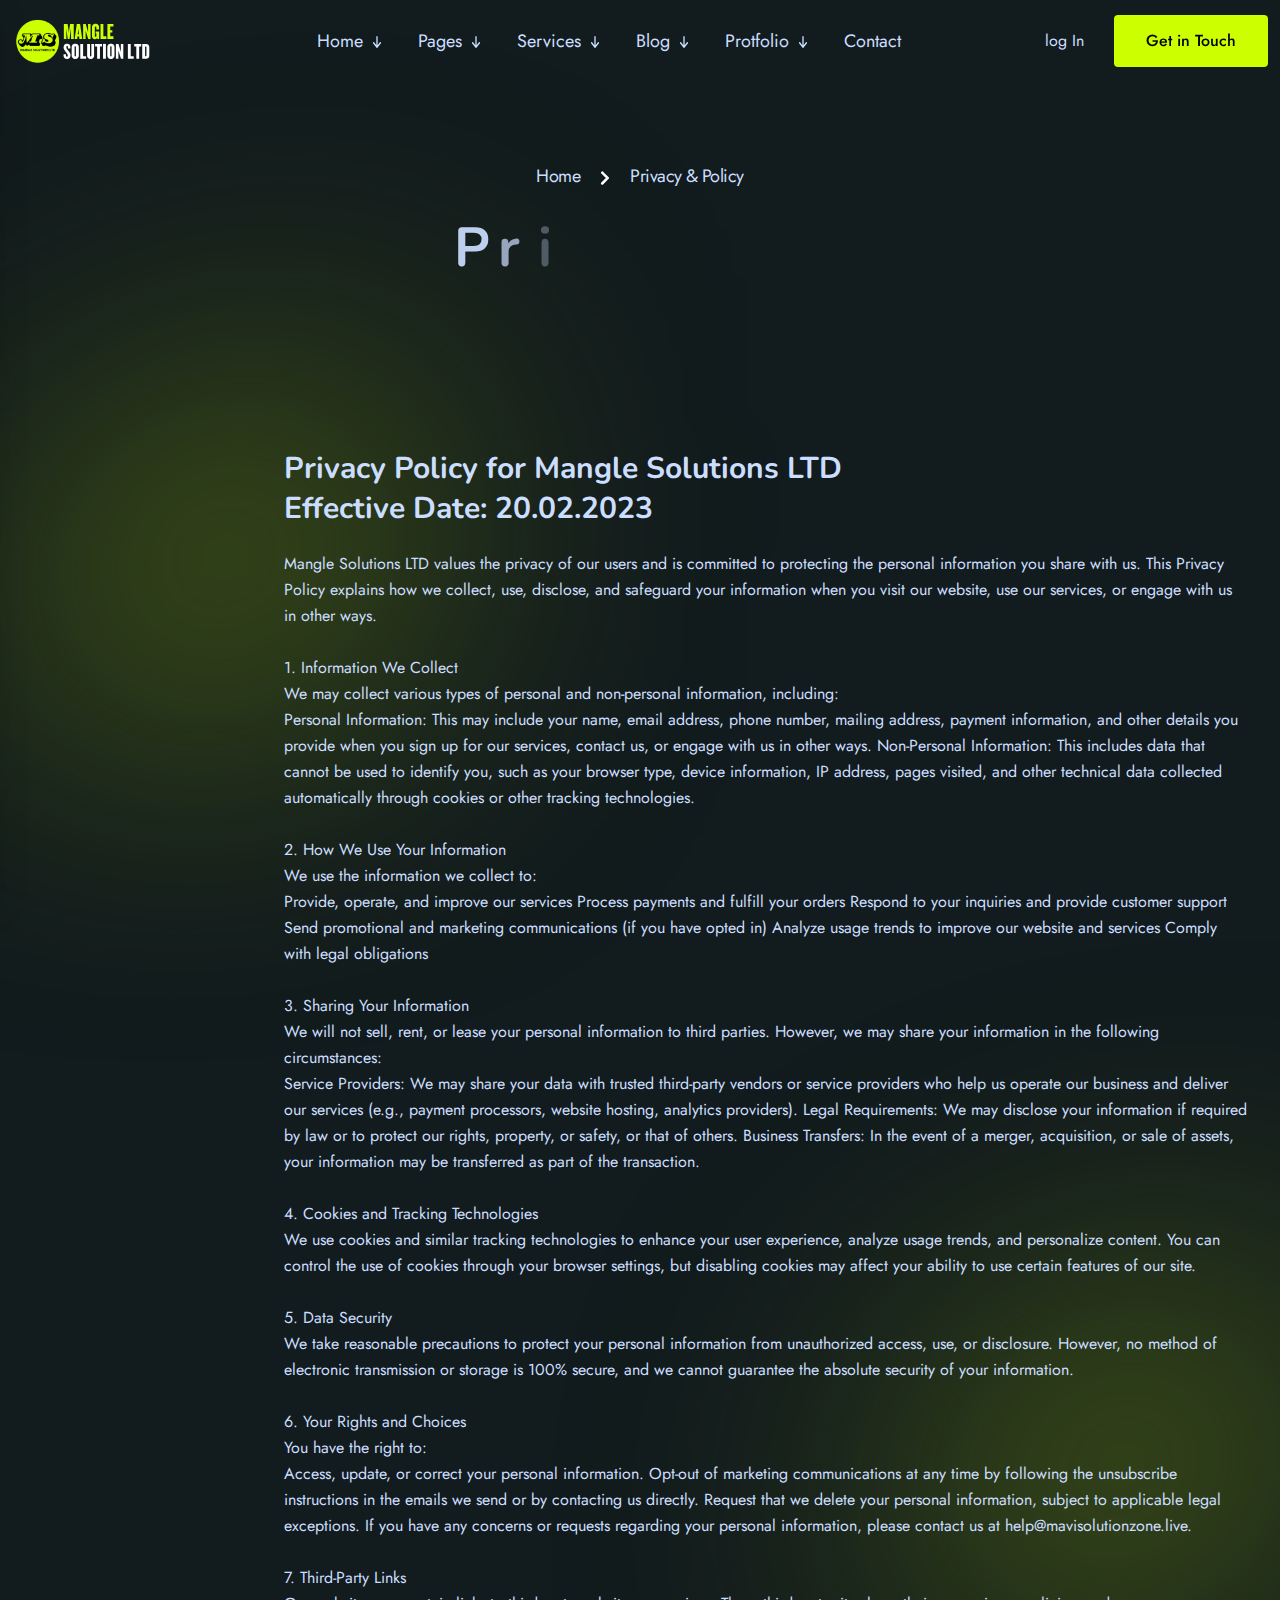
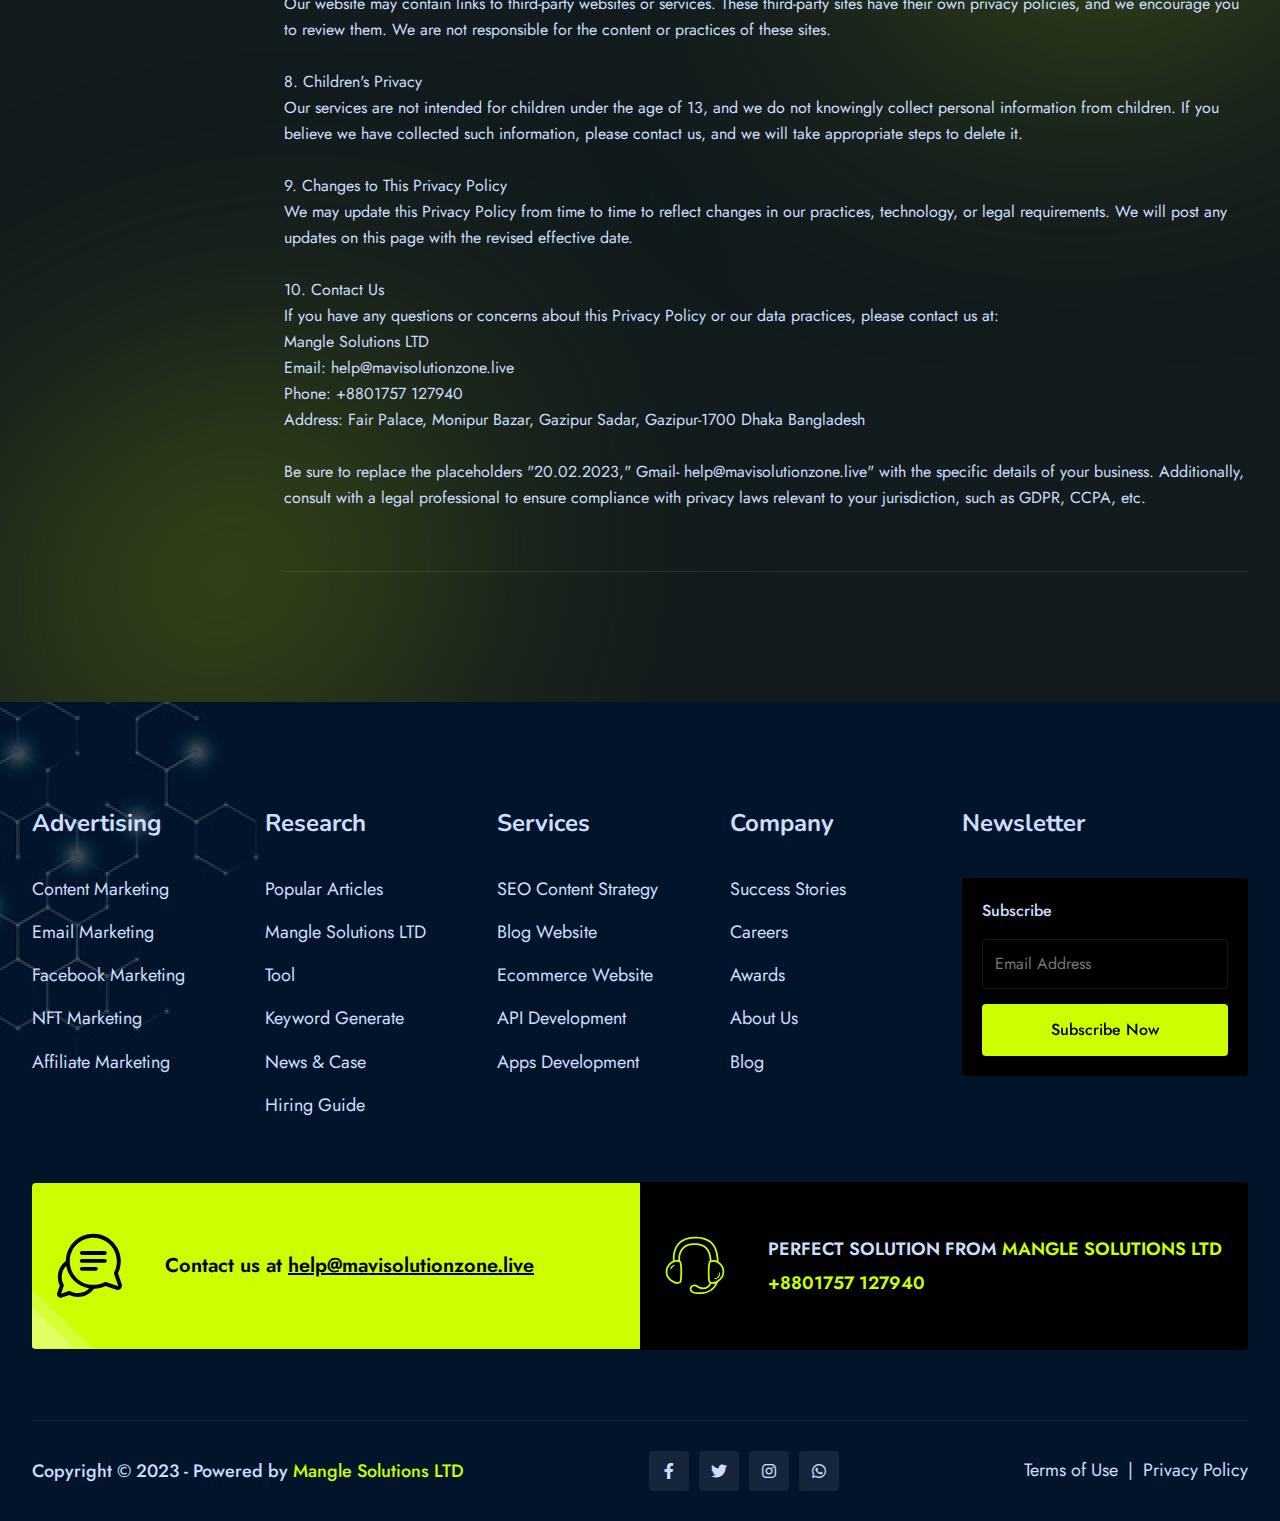
<file: privacy.html>
<!DOCTYPE html>
<html lang="en">

<head>
    <meta charset="UTF-8">
    <meta http-equiv="X-UA-Compatible" content="IE=edge">
    <meta name="facebook-domain-verification" content="3u4bjqfwz5iog6qdwjdhf2ghigul05" />
    <meta name="viewport" content="width=device-width, initial-scale=1.0">
    <meta name="facebook-domain-verification" content="7jr7dgviu4955o4fmet2tplhrom7fq" />
    <title>Mangle Solutions LTD - Digital Marketing Agencey</title>
    <!--Essential css files-->
    <link rel="stylesheet" href="assets/css/all.css">
    <link rel="stylesheet" href="assets/css/bootstrap.min.css">
    <link rel="stylesheet" href="assets/css/jquery-ui.css">
    <link rel="stylesheet" href="assets/css/animate.css">
    <link rel="stylesheet" href="assets/css/swiper.css">
    <link rel="stylesheet" href="assets/css/magnific-popup.css">
    <link rel="stylesheet" href="assets/css/style.css">
    <!--favicon-->
    <link rel="icon" href="assets/images/favicon.png">
</head>

<body>
    <!-- Start Top To Scroll Button -->
    <div id="progress">
        <span id="progress-value"><i class="fa-solid fa-arrow-up"></i></span>
    </div>
    <!-- Start Top To Scroll Button -->

    <!-- Start Header Area1 -->
    <header class="header-area-1 header-sticky">
        <div class="container">
            <div class="header-wrapper">
                <div class="logo">
                    <a href="index.html">
                        <img src="assets/images/logo/logo-1.svg" alt="VRE">
                    </a>
                </div>
                <div class="menu-bar">
                    <a href="#" class="menu-bar-btn">
                        <svg xmlns="http://www.w3.org/2000/svg" width="49" height="15" viewBox="0 0 49 15" fill="#CCDEFF">
                            <line x1="0.249023" y1="1.41577" x2="48.6221" y2="1.41577" stroke="#CCDEFF" stroke-width="2">
                            </line>
                            <line x1="0.249023" y1="13.9224" x2="48.6221" y2="13.9224" stroke="#CCDEFF" stroke-width="2">
                            </line>
                        </svg>
                    </a>
                </div>
                <div class="main-menu main-menu-1">
                    <ul>
                        <li><a href="index.html" class="font-size-1-18 transition-1">Home
                                <span>
                                    <svg width="8" height="14" viewBox="0 0 8 14" fill="none"
                                        xmlns="http://www.w3.org/2000/svg">
                                        <g clip-path="url(#clip0_1_9793)">
                                            <path
                                                d="M3.52937 12.868C3.78979 13.2098 4.21271 13.2098 4.47312 12.868L7.80646 8.49298C8.06687 8.15118 8.06687 7.59611 7.80646 7.25431C7.54604 6.91251 7.12312 6.91251 6.86271 7.25431L4.66687 10.1391L4.66687 1.75001C4.66687 1.26603 4.36896 0.875012 4.00021 0.875012C3.63146 0.875012 3.33354 1.26603 3.33354 1.75001L3.33354 10.1391L1.13771 7.25704C0.87729 6.91525 0.454373 6.91525 0.193956 7.25704C-0.0664601 7.59884 -0.0664602 8.15392 0.193956 8.49571L3.52729 12.8707L3.52937 12.868Z"
                                                fill="#CCDEFF" />
                                        </g>
                                        <defs>
                                            <clipPath id="clip0_1_9793">
                                                <rect width="8" height="14" fill="white"
                                                    transform="translate(8 14) rotate(-180)" />
                                            </clipPath>
                                        </defs>
                                    </svg>
                                </span>
                            </a>
                            <ul class="submenu submenu-1">
                                <li><a href="index.html" class="font-size-1-18">Option-1</a></li>
                                <li><a href="index-2.html" class="font-size-1-18">Option-2</a></li>
                            </ul>
                        </li>
                        <li><a href="about.html" class="font-size-1-18 transition-1">Pages
                                <span>
                                    <svg width="8" height="14" viewBox="0 0 8 14" fill="none"
                                        xmlns="http://www.w3.org/2000/svg">
                                        <g clip-path="url(#clip0_1_9793)">
                                            <path
                                                d="M3.52937 12.868C3.78979 13.2098 4.21271 13.2098 4.47312 12.868L7.80646 8.49298C8.06687 8.15118 8.06687 7.59611 7.80646 7.25431C7.54604 6.91251 7.12312 6.91251 6.86271 7.25431L4.66687 10.1391L4.66687 1.75001C4.66687 1.26603 4.36896 0.875012 4.00021 0.875012C3.63146 0.875012 3.33354 1.26603 3.33354 1.75001L3.33354 10.1391L1.13771 7.25704C0.87729 6.91525 0.454373 6.91525 0.193956 7.25704C-0.0664601 7.59884 -0.0664602 8.15392 0.193956 8.49571L3.52729 12.8707L3.52937 12.868Z"
                                                fill="#CCDEFF" />
                                        </g>
                                        <defs>
                                            <clipPath id="clip0_1_979466">
                                                <rect width="8" height="14" fill="white"
                                                    transform="translate(8 14) rotate(-180)" />
                                            </clipPath>
                                        </defs>
                                    </svg>
                                </span>
                            </a>
                            <ul class="submenu submenu-1">
                                <li><a href="about.html" class="font-size-1-18">About</a></li>
                                <li><a href="privacy.html" class="font-size-1-18">Privacy</a></li>
                                <li><a href="Condition.html" class="font-size-1-18">Condition</a></li>
                                <li><a href="price.html" class="font-size-1-18">Price</a></li>
                            </ul>
                        </li>
                        <li><a href="services.html" class="font-size-1-18 transition-1">Services
                                <span>
                                    <svg width="8" height="14" viewBox="0 0 8 14" fill="none"
                                        xmlns="http://www.w3.org/2000/svg">
                                        <g clip-path="url(#clip0_1_9793)">
                                            <path
                                                d="M3.52937 12.868C3.78979 13.2098 4.21271 13.2098 4.47312 12.868L7.80646 8.49298C8.06687 8.15118 8.06687 7.59611 7.80646 7.25431C7.54604 6.91251 7.12312 6.91251 6.86271 7.25431L4.66687 10.1391L4.66687 1.75001C4.66687 1.26603 4.36896 0.875012 4.00021 0.875012C3.63146 0.875012 3.33354 1.26603 3.33354 1.75001L3.33354 10.1391L1.13771 7.25704C0.87729 6.91525 0.454373 6.91525 0.193956 7.25704C-0.0664601 7.59884 -0.0664602 8.15392 0.193956 8.49571L3.52729 12.8707L3.52937 12.868Z"
                                                fill="#CCDEFF" />
                                        </g>
                                        <defs>
                                            <clipPath id="clip0_1_9794776">
                                                <rect width="8" height="14" fill="white"
                                                    transform="translate(8 14) rotate(-180)" />
                                            </clipPath>
                                        </defs>
                                    </svg>
                                </span>
                            </a>
                            <ul class="submenu submenu-1">
                             <li><a href="services.html" class="font-size-1-18">Services</a></li>
                            </ul>
                        </li>
                        <li><a href="blog-standart.html" class="font-size-1-18 transition-1">Blog
                                <span>
                                    <svg width="8" height="14" viewBox="0 0 8 14" fill="none"
                                        xmlns="http://www.w3.org/2000/svg">
                                        <g clip-path="url(#clip0_1_9793)">
                                            <path
                                                d="M3.52937 12.868C3.78979 13.2098 4.21271 13.2098 4.47312 12.868L7.80646 8.49298C8.06687 8.15118 8.06687 7.59611 7.80646 7.25431C7.54604 6.91251 7.12312 6.91251 6.86271 7.25431L4.66687 10.1391L4.66687 1.75001C4.66687 1.26603 4.36896 0.875012 4.00021 0.875012C3.63146 0.875012 3.33354 1.26603 3.33354 1.75001L3.33354 10.1391L1.13771 7.25704C0.87729 6.91525 0.454373 6.91525 0.193956 7.25704C-0.0664601 7.59884 -0.0664602 8.15392 0.193956 8.49571L3.52729 12.8707L3.52937 12.868Z"
                                                fill="#CCDEFF" />
                                        </g>
                                        <defs>
                                            <clipPath id="clip0_1_979477">
                                                <rect width="8" height="14" fill="white"
                                                    transform="translate(8 14) rotate(-180)" />
                                            </clipPath>
                                        </defs>
                                    </svg>
                                </span>
                            </a>
                            <ul class="submenu submenu-1">
                                <li><a href="blog-standart.html" class="font-size-1-18">Blog Standart</a></li>
                                <li><a href="blog-details.html" class="font-size-1-18">Blog Details</a></li>
                            </ul>
                        </li>
                        <li><a href="project-details.html" class="font-size-1-18 transition-1">Protfolio
                                <span>
                                    <svg width="8" height="14" viewBox="0 0 8 14" fill="none"
                                        xmlns="http://www.w3.org/2000/svg">
                                        <g clip-path="url(#clip0_1_9793)">
                                            <path
                                                d="M3.52937 12.868C3.78979 13.2098 4.21271 13.2098 4.47312 12.868L7.80646 8.49298C8.06687 8.15118 8.06687 7.59611 7.80646 7.25431C7.54604 6.91251 7.12312 6.91251 6.86271 7.25431L4.66687 10.1391L4.66687 1.75001C4.66687 1.26603 4.36896 0.875012 4.00021 0.875012C3.63146 0.875012 3.33354 1.26603 3.33354 1.75001L3.33354 10.1391L1.13771 7.25704C0.87729 6.91525 0.454373 6.91525 0.193956 7.25704C-0.0664601 7.59884 -0.0664602 8.15392 0.193956 8.49571L3.52729 12.8707L3.52937 12.868Z"
                                                fill="#CCDEFF" />
                                        </g>
                                        <defs>
                                            <clipPath id="clip0_1_9795">
                                                <rect width="8" height="14" fill="white"
                                                    transform="translate(8 14) rotate(-180)" />
                                            </clipPath>
                                        </defs>
                                    </svg>
                                </span>
                            </a>
                            <ul class="submenu submenu-1">
                                <li><a href="project-grid.html" class="font-size-1-18">Portfolio Grid</a></li>
                                <li><a href="project-details.html" class="font-size-1-18">Portfolio Details</a></li>
                            </ul>
                        </li>
                        <li><a href="contact.html" class="font-size-1-18 transition-1">Contact
                            </a></li>
                    </ul>
                </div>
                <div class="get-in-touch">
                    <a href="contact.html">
                        <span class="text-color">
                            log In
                        </span>
                    </a>
                    <a href="contact.html" class="font-size-1-20 btn-1">Get in Touch</a>
                </div>
    
            </div>
        </div>
    </header>
    <!-- End Header Area1 -->

    <!-- Start Search Bar Popup Home 2 -->
    <div class="search-bar home-1">
        <div class="search">
            <form action="#">
                <input type="text" placeholder="Search Here ....">
                <input type="submit" value="Search" class="btn-primary-style btn-2 hero-info-btn btn-3 btn-4">
            </form>
        </div>
        <a href="javascript:void(0)" class="search-popup-close"><i class="fa-solid fa-xmark"></i></a>
    </div>
    <!-- End Search Bar Popup Home 2 -->

    <!-- Start Mobile Menu Home 1 -->
    <div class="nft-mobile-menu">
        <button class="close-menu float-end"><i class="fa-solid fa-xmark"></i></button>
        <a class='mobile-menu-logo' href="index.html"><img src="assets/images/logo/logo-1.svg" alt="VRE"></a>
        <ul>
            <li class="has-submenu"><a href="javascript:void(0)">Home</a>
                <ul class="submenu-wrapper">
                    <li><a href="index.html">Home Page 1</a></li>
                    <li><a href="index-2.html">Home Page 2</a></li>
                </ul>
            </li>
            <li class="has-submenu"><a href="javascript:void(0)">Pages</a>
                <ul class="submenu-wrapper">
                    <li><a href="about.html" class="font-size-1-18">About</a></li>
                    <li><a href="privacy.html" class="font-size-1-18">Privacy</a></li>
                    <li><a href="Condition.html" class="font-size-1-18">Condition</a></li>
                    <li><a href="price.html" class="font-size-1-18">Price</a></li>
                </ul>
            </li>
            <li class="has-submenu"><a href="javascript:void(0)">services</a>
                <ul class="submenu-wrapper">
                    <li><a href="services.html" class="font-size-1-18">Services</a></li>
                </ul>
            </li>
            <li class="has-submenu"><a href="javascript:void(0)">Blog</a>
                <ul class="submenu-wrapper">
                    <li><a href="blog-standart.html" class="font-size-1-18">Blog Standart</a></li>
                    <li><a href="blog-details.html" class="font-size-1-18">Blog Details</a></li>
                </ul>
            </li>
            <li class="has-submenu"><a href="javascript:void(0)">Portfolio</a>
                <ul class="submenu-wrapper">
                    <li><a href="project-grid.html" class="font-size-1-18">Portfolio Grid</a></li>
                    <li><a href="project-details.html" class="font-size-1-18">Portfolio Details</a></li>
                </ul>
            </li>
            <li class="has-submenu"><a href="contact.html">Contact</a>
            </li>
        </ul>
        <div class="search-form">
            <form action="#">
                <input type="text" placeholder="Search...">
                <button type="submit" class="border-0">Go</button>
            </form>
        </div>
        <div class="phone-number-mobile-menu">
            <a href="#">+8801757 127940</a>
        </div>
        <div class="mobile-menu-copy-right-text">
            <p><span>© 2023</span> Mangle Solutions LTD . All Rights Reserved.</p>
        </div>
    </div>
    <!-- End Mobile Menu Home 1 -->

    <!-- Start Bread Crumb Area Home 1 -->
    <section class="bread-crumb-area">
        <div class="container">
            <div class="bread-crumb-wrapper">
                <a href="index.html">Home</a>
                <span>
                    <svg width="10" height="14" viewBox="0 0 10 14" fill="none" xmlns="http://www.w3.org/2000/svg">
                        <path
                            d="M8.90625 7.53125L2.84375 13.625C2.53125 13.9062 2.0625 13.9062 1.78125 13.625L1.0625 12.9062C0.78125 12.625 0.78125 12.1562 1.0625 11.8438L5.875 7L1.0625 2.1875C0.78125 1.875 0.78125 1.40625 1.0625 1.125L1.78125 0.40625C2.0625 0.125 2.53125 0.125 2.84375 0.40625L8.90625 6.5C9.1875 6.78125 9.1875 7.25 8.90625 7.53125Z"
                            fill="white" />
                    </svg>
                </span>
                <a href="index.html" class="current-page">Privacy & Policy</a>
            </div>
            <div class="bread-crumb-title">
                <h2 class="split-collab">Privacy & Policy</h2>
            </div>
        </div>
    </section>
    <!-- End Bread Crumb Area Home 1 -->

    <!-- Start Team Details  -->
    <section class="team-details-area">
        <img src="assets/images/shep/bg-blur-shep-1.png" alt="VRE" class="team-details-area-1-shep-1 blur-1">
        <img src="assets/images/shep/bg-blur-shep-1.png" alt="VRE" class="team-details-area-1-shep-2 blur-1">
        <img src="assets/images/shep/bg-blur-shep-1.png" alt="VRE" class="team-details-area-1-shep-3 blur-1">
        <div class="container">
            <div class="team-details-wrapper">
                <div class="team-details-author">
                    <div class="team-details-autor-pic vre-reveal-one">
                        
                    </div>
                   
                <div class="author-about">
                    <h5 class="font-size-1-30">Privacy Policy for Mangle Solutions LTD<br> Effective Date: 20.02.2023<br></h5>
                    <p class="font-size-1-16">
                        Mangle Solutions LTD values the privacy of our users and is committed to protecting the personal information you share with us. This Privacy Policy explains how we collect, use, disclose, and safeguard your information when you visit our website, use our services, or engage with us in other ways.<br>
                        <br>
                        1. Information We Collect <br>
                        We may collect various types of personal and non-personal information, including:<br>
                        Personal Information: This may include your name, email address, phone number, mailing address, payment information, and other details you provide when you sign up for our services, contact us, or engage with us in other ways.
                        Non-Personal Information: This includes data that cannot be used to identify you, such as your browser type, device information, IP address, pages visited, and other technical data collected automatically through cookies or other tracking technologies.<br>
                        <br>
                        2. How We Use Your Information<br>
                        We use the information we collect to:<br>
                        Provide, operate, and improve our services
                        Process payments and fulfill your orders
                        Respond to your inquiries and provide customer support
                        Send promotional and marketing communications (if you have opted in)
                        Analyze usage trends to improve our website and services
                        Comply with legal obligations<br>
                        <br>
                        3. Sharing Your Information<br>
                        We will not sell, rent, or lease your personal information to third parties. However, we may share your information in the following circumstances:<br>
                        Service Providers: We may share your data with trusted third-party vendors or service providers who help us operate our business and deliver our services (e.g., payment processors, website hosting, analytics providers).
                        Legal Requirements: We may disclose your information if required by law or to protect our rights, property, or safety, or that of others.
                        Business Transfers: In the event of a merger, acquisition, or sale of assets, your information may be transferred as part of the transaction.<br>
                        <br>
                        4. Cookies and Tracking Technologies<br>
                        We use cookies and similar tracking technologies to enhance your user experience, analyze usage trends, and personalize content. You can control the use of cookies through your browser settings, but disabling cookies may affect your ability to use certain features of our site.<br>
                        <br>
                        5. Data Security<br>
                        We take reasonable precautions to protect your personal information from unauthorized access, use, or disclosure. However, no method of electronic transmission or storage is 100% secure, and we cannot guarantee the absolute security of your information.<br>
                        <br>
                        6. Your Rights and Choices<br>
                        You have the right to:<br>
                        Access, update, or correct your personal information.
                        Opt-out of marketing communications at any time by following the unsubscribe instructions in the emails we send or by contacting us directly.
                        Request that we delete your personal information, subject to applicable legal exceptions.
                        If you have any concerns or requests regarding your personal information, please contact us at help@mavisolutionzone.live.<br>
                        <br>
                        7. Third-Party Links<br>
                        Our website may contain links to third-party websites or services. These third-party sites have their own privacy policies, and we encourage you to review them. We are not responsible for the content or practices of these sites.<br>
                        <br>
                        8. Children's Privacy<br>
                        Our services are not intended for children under the age of 13, and we do not knowingly collect personal information from children. If you believe we have collected such information, please contact us, and we will take appropriate steps to delete it.<br>
                        <br>
                        9. Changes to This Privacy Policy<br>
                        We may update this Privacy Policy from time to time to reflect changes in our practices, technology, or legal requirements. We will post any updates on this page with the revised effective date.<br>
                        <br>
                        10. Contact Us<br>
                        If you have any questions or concerns about this Privacy Policy or our data practices, please contact us at:<br>
                        Mangle Solutions LTD<br>
                        Email: help@mavisolutionzone.live<br>
                        Phone: +8801757 127940<br>
                        Address: Fair Palace, Monipur Bazar, Gazipur Sadar, Gazipur-1700 Dhaka Bangladesh<br>
                        <br>
                        Be sure to replace the placeholders "20.02.2023," Gmail- help@mavisolutionzone.live" with the specific details of your business. Additionally, consult with a legal professional to ensure compliance with privacy laws relevant to your jurisdiction, such as GDPR, CCPA, etc.</p>
                </div>
                
                                    </div>
                                </div>
                            </div>
                        </div>
                    </div>
                </div>
            </div>
        </div>
    </section>
    <!-- End Team Details -->

    <!-- Start Footer Area Home 1 -->
    <section class="footer-area-home-1 footer-area-home-3" style="background-image: url('assets/images/home-2/faq-home-2-bg.png');">
        <div class="container">
            <div class="footer-wrapper">
                <div class="row justify-content-between">     
                    <div class="col-xl-2 col-lg-3 col-md-4 col-sm-6">
                        <div class="footer-menu footer-menu-1">
                            <h6 class="font-size-1-24">Advertising</h6>
                            <ul>
                                <li><a href="blog-standart.html">Content Marketing</a></li>
                                <li><a href="blog-grid.html">Email Marketing</a></li>
                                <li><a href="blog-details.html">Facebook Marketing</a></li>
                                <li><a href="services-details.html">NFT Marketing</a></li>
                                <li><a href="services.html">Affiliate Marketing</a></li>
                            </ul>
                        </div>
                    </div>
                    <div class="col-xl-2 col-lg-3 col-md-4 col-sm-6">
                        <div class="footer-menu footer-menu-1">
                            <h6 class="font-size-1-24">Research</h6>
                            <ul>
                                <li><a href="index.html">Popular Articles</a></li>
                                <li><a href="index-2.html">Mangle Solutions LTD Tool</a></li>
                                <li><a href="about.html">Keyword Generate</a></li>
                                <li><a href="blog-details.html">News & Case</a></li>
                                <li><a href="contact.html">Hiring Guide</a></li>
                            </ul>
                        </div>
                    </div>
                    <div class="col-xl-2 col-lg-3 col-md-4 col-sm-6">
                        <div class="footer-menu footer-menu-1">
                            <h6 class="font-size-1-24">Services</h6>
                            <ul>
                                <li><a href="project-details.html">SEO Content Strategy</a></li>
                                <li><a href="blog-details.html">Blog Website</a></li>
                                <li><a href="price.html">Ecommerce Website</a></li>
                                <li><a href="services-details.html">API Development</a></li>
                                <li><a href="services.html">Apps Development</a></li>
                            </ul>
                        </div>
                    </div>
                    <div class="col-xl-2 col-lg-3 col-md-4 col-sm-6">
                        <div class="footer-menu footer-menu-2">
                            <h6 class="font-size-1-24">Company</h6>
                            <ul>
                                <li><a href="project-details.html">Success Stories</a></li>
                                <li><a href="project-grid.html">Careers</a></li>
                                <li><a href="services.html">Awards</a></li>
                                <li><a href="about.html">About Us</a></li>
                                <li><a href="blog-details.html">Blog</a></li>
                            </ul>
                        </div>
                    </div>
                    <div class="col-xl-3 col-lg-4 col-md-4 col-sm-12">
                        <div class="footer-menu footer-news-letter">
                            <h6 class="font-size-1-24">newsletter</h6>
                            <div class="footer-form">
                                <form action="#">
                                    <label for="s">Subscribe</label>
                                    <input id="s" type="text" required="required" name="s" placeholder="Email Address">
                                    <button class="btn-1">Subscribe Now</button>
                                </form>
                            </div>
                        </div>
                    </div>
                </div>
            </div>
            <div class="footer-support">
                <div class="footer-call">
                    <img src="assets/images/home-3/footer-chat-bg-shep-home-3.png" alt="VRE">
                    <div class="footer-support-icon">
                        <svg width="65" height="66" viewBox="0 0 65 66" fill="none" xmlns="http://www.w3.org/2000/svg">
                            <g clip-path="url(#clip0_1_18406)">
                                <path
                                    d="M64.766 51.3186L60.9908 40.3317C62.8106 36.6117 63.7722 32.4746 63.7787 28.3119C63.7899 21.0739 60.9896 14.2302 55.8934 9.04162C50.7962 3.85202 44.004 0.93069 36.7676 0.816051C29.264 0.697477 22.211 3.55164 16.9086 8.85398C11.7956 13.9668 8.95975 20.7071 8.86999 27.9099C3.83071 31.7041 0.856317 37.6195 0.866092 43.9378C0.870789 46.8946 1.53628 49.8337 2.79731 52.4914L0.196921 60.0589C-0.250082 61.3598 0.0764421 62.7722 1.04916 63.745C1.73369 64.4296 2.6362 64.7941 3.56436 64.7941C3.95487 64.7941 4.34995 64.7296 4.73525 64.5972L12.3028 61.9968C14.9606 63.2578 17.8997 63.9233 20.8564 63.928C20.8671 63.928 20.8772 63.928 20.8879 63.928C27.3003 63.9278 33.2608 60.8767 37.0411 55.7139C40.975 55.6103 44.8672 54.658 48.386 52.9366L59.3731 56.712C59.8308 56.8693 60.3003 56.946 60.7643 56.946C61.8673 56.946 62.9398 56.5128 63.7535 55.699C64.9092 54.5431 65.2972 52.8647 64.766 51.3186ZM20.8877 60.059C20.8794 60.059 20.8706 60.059 20.8624 60.059C18.2454 60.0551 15.6465 59.4099 13.3473 58.1934C12.8745 57.9434 12.3194 57.9001 11.8139 58.0738L4.05414 60.7402L6.72055 52.9806C6.89422 52.4749 6.85105 51.9199 6.60096 51.4472C5.38449 49.1479 4.73931 46.5491 4.73525 43.932C4.72878 39.7223 6.36635 35.7323 9.23003 32.7446C10.1654 38.4468 12.8831 43.7014 17.0957 47.8391C21.2771 51.9462 26.5333 54.5611 32.2045 55.416C29.21 58.3676 25.1733 60.059 20.8877 60.059ZM61.0174 52.9632C60.9073 53.0732 60.7768 53.1032 60.63 53.0527L48.868 49.011C48.6638 48.9408 48.4513 48.906 48.2395 48.906C47.9273 48.906 47.6163 48.9815 47.3348 49.1306C43.9765 50.9072 40.1816 51.8494 36.3601 51.8553C36.3475 51.8553 36.3361 51.8553 36.3235 51.8553C23.5186 51.8553 12.9418 41.4535 12.7389 28.6516C12.6367 22.2043 15.0892 16.1449 19.6444 11.5897C24.1996 7.03448 30.26 4.58289 36.7064 4.68445C49.5206 4.8877 59.9295 15.4841 59.9097 28.3058C59.9037 32.1273 58.9616 35.9224 57.1851 39.2804C56.935 39.753 56.8919 40.3081 57.0656 40.8137L61.1071 52.5757C61.1575 52.723 61.1273 52.8534 61.0174 52.9632Z"
                                    fill="#CCDEFF" />
                                <path
                                    d="M47.8474 18.0146H24.7978C23.7294 18.0146 22.8633 18.8809 22.8633 19.9492C22.8633 21.0176 23.7295 21.8837 24.7978 21.8837H47.8474C48.9159 21.8837 49.782 21.0175 49.782 19.9492C49.782 18.8809 48.9159 18.0146 47.8474 18.0146Z"
                                    fill="#CCDEFF" />
                                <path
                                    d="M47.8474 25.9717H24.7978C23.7294 25.9717 22.8633 26.8379 22.8633 27.9062C22.8633 28.9745 23.7295 29.8407 24.7978 29.8407H47.8474C48.9159 29.8407 49.782 28.9745 49.782 27.9062C49.782 26.8379 48.9159 25.9717 47.8474 25.9717Z"
                                    fill="#CCDEFF" />
                                <path
                                    d="M38.9751 33.9277H24.7978C23.7294 33.9277 22.8633 34.7939 22.8633 35.8623C22.8633 36.9307 23.7295 37.7968 24.7978 37.7968H38.9749C40.0434 37.7968 40.9095 36.9306 40.9095 35.8623C40.9095 34.7939 40.0435 33.9277 38.9751 33.9277Z"
                                    fill="#CCDEFF" />
                            </g>
                            <defs>
                                <clipPath id="clip0_1_18406">
                                    <rect width="65" height="65" fill="white" transform="translate(0 0.303711)" />
                                </clipPath>
                            </defs>
                        </svg>
                    </div>
                    <span class="font-size-1-20">
                        Contact us at <a href="#">help@mavisolutionzone.live
                        </a>
                    </span>
                </div>
                <div class="footer-messege">
                    <div class="footer-support-icon">
                        <svg width="60" height="61" viewBox="0 0 60 61" fill="none" xmlns="http://www.w3.org/2000/svg">
                            <path
                                d="M58.2813 31.8496C57.3995 29.8769 55.6541 28.0042 53.6359 26.7042C53.5086 17.1951 50.6359 9.80418 45.4904 5.86781C40.4177 1.98599 34.145 1.55872 28.6541 1.64054C22.1177 1.74963 16.9541 3.83145 13.3086 7.82236C9.27225 12.2405 7.2177 19.2678 8.02679 25.7678C5.32679 26.9769 2.83588 29.3496 1.7177 31.8405C0.535885 34.4678 0.38134 37.6315 1.28134 40.5224C2.19952 43.486 5.64498 46.8769 9.12679 48.2405C10.2268 48.6769 11.2904 48.886 12.2904 48.886C13.3904 48.886 14.4086 48.6224 15.3177 48.1042C15.5722 47.9587 15.8086 47.786 16.0086 47.586C17.3177 46.3042 17.4268 34.9133 16.8722 30.2769C16.4813 26.9769 15.8359 26.186 15.2541 25.8405C15.2086 25.8133 15.1632 25.7951 15.1177 25.7678C15.1177 25.7496 15.1268 25.7314 15.1177 25.7133C14.5541 21.4496 15.8813 16.8405 18.4995 13.9678C20.8177 11.4314 24.1359 10.1042 28.3813 10.0405C32.0359 9.9769 36.2177 10.2587 39.4722 12.7496C43.4813 15.8224 44.5541 21.386 44.7359 25.5224C44.745 25.6224 44.7722 25.7224 44.8086 25.8042C44.7813 25.8224 44.7541 25.8314 44.7359 25.8405C44.1632 26.186 43.5177 26.9769 43.1177 30.2769C42.5632 34.9133 42.6722 46.3042 43.9813 47.586C44.1813 47.786 44.4086 47.9496 44.6632 48.0951C42.8086 52.1769 39.2541 53.5133 34.8268 51.7587C34.3359 51.5587 33.8541 51.2405 33.345 50.8951C32.5904 50.386 31.8086 49.8678 30.845 49.6496C28.9541 49.2405 26.7086 50.0496 25.4995 51.5769C24.5541 52.7769 24.3904 54.2587 25.0632 55.6405C26.4904 58.586 30.9177 58.9587 34.1904 58.9587C34.8086 58.9587 35.3904 58.9496 35.8995 58.9314L36.2813 58.9224C43.9086 58.7587 50.0995 54.4769 52.845 47.4496C52.8722 47.3678 52.8813 47.286 52.8904 47.2133C55.5995 45.5496 57.9722 42.8951 58.7177 40.5133C59.6177 37.6405 59.4541 34.4769 58.2813 31.8496ZM14.7177 46.386C14.6359 46.4587 14.5359 46.5314 14.4359 46.586C12.845 47.4951 11.0177 47.0951 9.76316 46.6042C6.52679 45.3315 3.63588 42.1587 2.96316 40.0042C2.19043 37.5224 2.32679 34.8042 3.32679 32.5678C4.24498 30.5224 6.73588 27.9587 9.7177 27.0133C10.2995 26.8314 11.0086 26.6769 11.7813 26.6769C12.6086 26.6769 13.4904 26.8496 14.3359 27.3496C15.7813 28.6678 15.6813 44.3405 14.7177 46.386ZM40.545 11.3587C36.8632 8.53145 32.3086 8.22236 28.3541 8.28599C23.6086 8.35872 19.8541 9.8769 17.1995 12.7951C14.4268 15.8405 12.9268 20.5769 13.2813 25.086C12.1722 24.8405 10.9722 24.8769 9.73588 25.186C9.10861 19.286 10.9904 12.9951 14.6177 9.02236C17.9268 5.39509 22.6541 3.51327 28.6904 3.41327C33.8722 3.33145 39.7813 3.72236 44.4177 7.2769C50.2995 11.786 51.645 20.2042 51.845 25.7405C51.4995 25.5951 51.1541 25.4496 50.8086 25.3405C49.2813 24.8587 47.8177 24.8042 46.4813 25.1496C46.2359 20.6678 44.9904 14.7678 40.545 11.3587ZM36.2541 57.186L35.8632 57.1951C33.2632 57.2496 27.8541 57.3769 26.645 54.8951C26.2632 54.1133 26.345 53.3769 26.8813 52.6951C27.6632 51.7042 29.2359 51.1315 30.4632 51.3951C31.0995 51.5315 31.7086 51.9405 32.3541 52.3769C32.9177 52.7587 33.4995 53.1496 34.1722 53.4133C39.4813 55.5224 44.0813 53.7224 46.3086 48.7405C46.7541 48.8405 47.2177 48.9042 47.6995 48.9042C48.5904 48.9042 49.5268 48.7224 50.4995 48.386C47.7722 53.786 42.5632 57.0496 36.2541 57.186ZM57.0359 40.0042C56.3632 42.1678 53.4722 45.3405 50.2359 46.6042C48.9813 47.0951 47.1541 47.4951 45.5631 46.586C45.4632 46.5314 45.3632 46.4587 45.2813 46.386C44.3177 44.3405 44.2268 28.6678 45.645 27.3678C47.3086 26.386 49.0904 26.6314 50.2904 27.0133C53.2722 27.9587 55.7631 30.5224 56.6813 32.5678C57.6722 34.8133 57.8086 37.5224 57.0359 40.0042Z"
                                fill="#FF4A3B" />
                            <path
                                d="M8.81675 29.8948C8.17129 30.0766 7.33493 30.5312 6.61675 31.2766C5.90766 32.0221 5.48948 32.8857 5.34402 33.5403C5.18948 34.1948 5.27129 34.6221 5.43493 34.6585C5.78948 34.7312 6.33493 33.3766 7.53493 32.1494C8.69857 30.8948 10.0349 30.2857 9.94402 29.9312C9.88947 29.7675 9.4622 29.713 8.81675 29.8948Z"
                                fill="#FF4A3B" />
                            <path
                                d="M54.5285 36.9315C54.3467 36.9769 54.4013 37.5769 54.2558 38.4406C54.1285 39.3042 53.7558 40.4769 52.9104 41.4406C52.0649 42.3951 50.9467 42.9133 50.1013 43.1496C49.2558 43.3951 48.6649 43.4224 48.6376 43.6042C48.6104 43.7587 49.1922 44.0678 50.2376 44.0315C51.2649 44.0042 52.7467 43.5224 53.8467 42.2769C54.9376 41.0315 55.2376 39.4951 55.1376 38.4769C55.0649 37.4224 54.6831 36.8769 54.5285 36.9315Z"
                                fill="#FF4A3B" />
                        </svg>
                    </div>
                    <p class="font-size-1-18">PERFECT SOLUTION From <span>Mangle Solutions LTD <br>
                            +8801757 127940</span></p>
                </div>
            </div>
            <div class="footer-copyright">
                <div class="footer-copyright-item-1">
                    <p class="font-size-1-18">Copyright © 2023 - Powered by <a href="index.html">Mangle Solutions LTD</a></p>
                </div>
                <div class="footer-copyright-social-icon">
                    <ul>
                        <li><a href="https://www.facebook.com/profile.php?id=61570864718755/"><i class="fa-brands fa-facebook-f"></i></a></li>
                        <li><a href="https://x.com/"><i class="fa-brands fa-twitter"></i></a></li>
                        <li><a href="#"><i class="fa-brands fa-instagram"></i></a></li>
                        <li><a href="https://wa.me/+8801757127940"><i class="fa-brands fa-whatsapp"></i></a></li>
                    </ul>
                </div>
                <div class="footer-privecy-policy">
                    <a href="Condition.html" class="font-size-1-18">Terms of Use</a>
                    <span class="font-size-1-18">|</span>
                    <a href="privacy.html" class="font-size-1-18">Privacy Policy</a>
                </div>
            </div>
        </div>
    </section>
    <!-- End Footer Area Home 1 -->

    <!-- Start loader -->
    <div class="loader-wrapper">
        <div class="loader">
        </div>
        <div class="loader-section section-left"></div>
        <div class="loader-section section-right"></div>
    </div>
    <!-- End loader -->
    
    <!--Esential Js Files-->
    <script src="assets/js/jquery.min.js"></script>
    <script src="assets/js/popper.min.js"></script>
    <script src="assets/js/bootstrap.min.js"></script>
    <script src="assets/js/jquery-ui.js"></script>
    <script src="assets/js/wow.js"></script>
    <script src="assets/js/gsap.min.js"></script>
    <script src="assets/js/scrolltigger.js"></script>
    <script src="assets/js/split-text.js"></script>
    <script src="assets/js/split-type.js"></script>
    <script src="assets/js/magnific-popup.js"></script>
    <script src="assets/js/waypoints.js"></script>
    <script src="assets/js/swiper.js"></script>
    <script src="assets/js/isotop.min.js"></script>
    <script src="assets/js/script.js"></script>

</body>

</html>
</file>
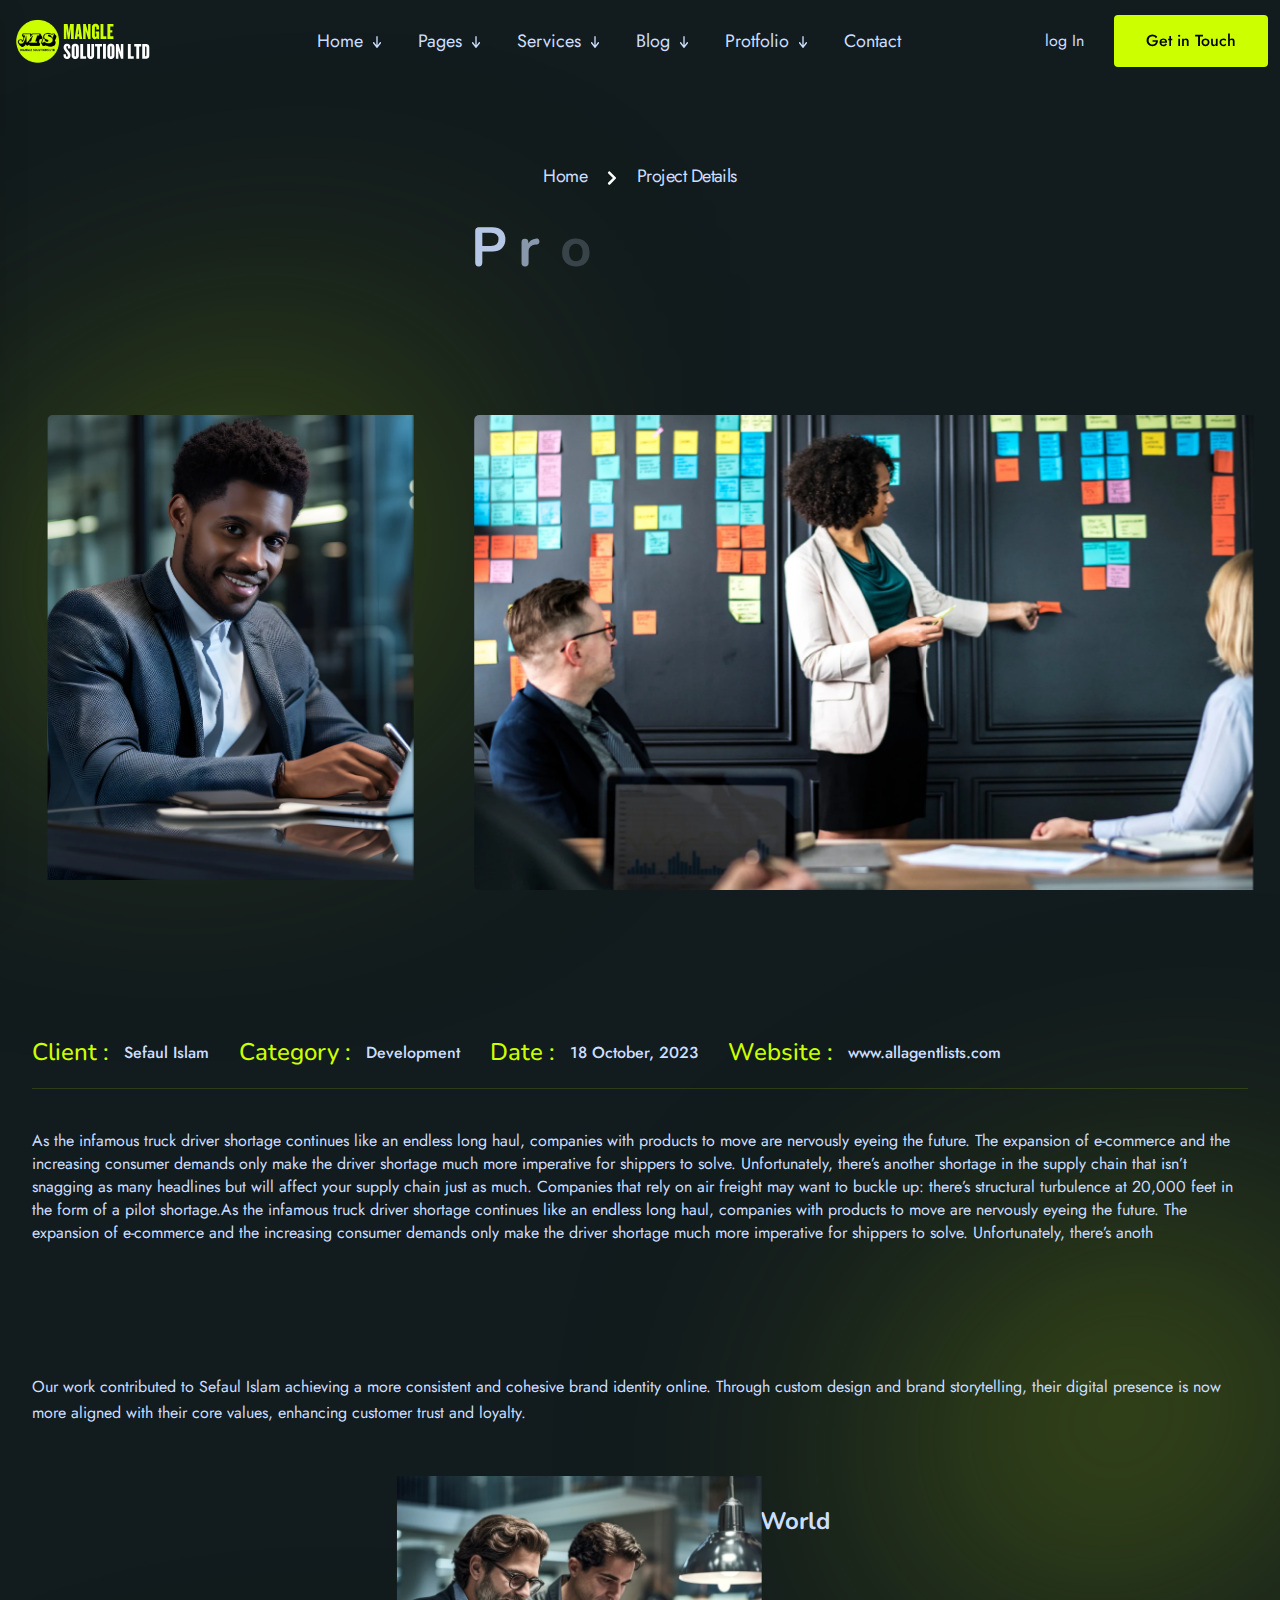
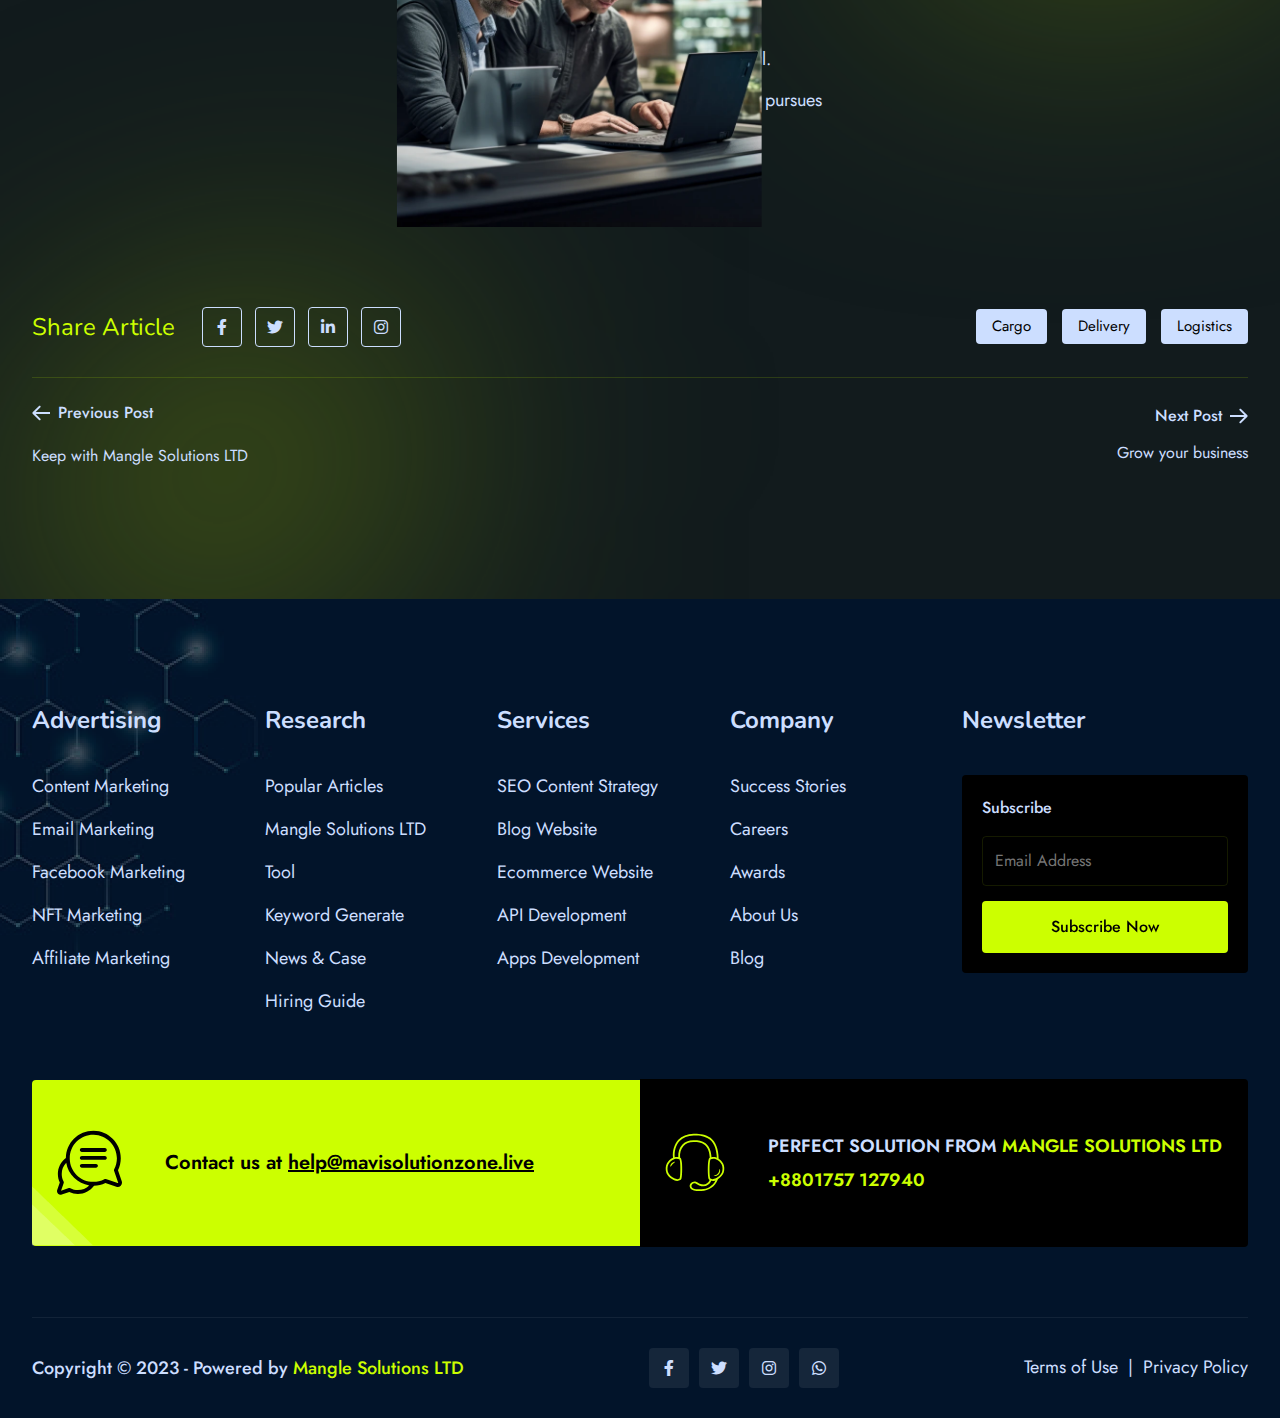
<file: project-details.html>
<!DOCTYPE html>
<html lang="en">

<head>
    <meta charset="UTF-8">
    <meta http-equiv="X-UA-Compatible" content="IE=edge">
    <meta name="viewport" content="width=device-width, initial-scale=1.0">
    <meta name="facebook-domain-verification" content="7jr7dgviu4955o4fmet2tplhrom7fq" />
    <title>Mangle Solutions LTD - Digital Marketing Agencey</title>
    <!--Essential css files-->
    <link rel="stylesheet" href="assets/css/all.css">
    <link rel="stylesheet" href="assets/css/bootstrap.min.css">
    <link rel="stylesheet" href="assets/css/jquery-ui.css">
    <link rel="stylesheet" href="assets/css/animate.css">
    <link rel="stylesheet" href="assets/css/swiper.css">
    <link rel="stylesheet" href="assets/css/magnific-popup.css">
    <link rel="stylesheet" href="assets/css/style.css">    
    <!--favicon-->
    <link rel="icon" href="assets/images/favicon.png">
</head>

<body>
    <!-- Start Top To Scroll Button -->
    <div id="progress">
        <span id="progress-value"><i class="fa-solid fa-arrow-up"></i></span>
    </div>
    <!-- Start Top To Scroll Button -->

    <!-- Start Header Area1 -->
    <header class="header-area-1 header-sticky">
        <div class="container">
            <div class="header-wrapper">
                <div class="logo">
                    <a href="index.html">
                        <img src="assets/images/logo/logo-1.svg" alt="VRE">
                    </a>
                </div>
                <div class="menu-bar">
                    <a href="#" class="menu-bar-btn">
                        <svg xmlns="http://www.w3.org/2000/svg" width="49" height="15" viewBox="0 0 49 15" fill="#CCDEFF">
                            <line x1="0.249023" y1="1.41577" x2="48.6221" y2="1.41577" stroke="#CCDEFF" stroke-width="2">
                            </line>
                            <line x1="0.249023" y1="13.9224" x2="48.6221" y2="13.9224" stroke="#CCDEFF" stroke-width="2">
                            </line>
                        </svg>
                    </a>
                </div>
                <div class="main-menu main-menu-1">
                    <ul>
                        <li><a href="index.html" class="font-size-1-18 transition-1">Home
                                <span>
                                    <svg width="8" height="14" viewBox="0 0 8 14" fill="none"
                                        xmlns="http://www.w3.org/2000/svg">
                                        <g clip-path="url(#clip0_1_9793)">
                                            <path
                                                d="M3.52937 12.868C3.78979 13.2098 4.21271 13.2098 4.47312 12.868L7.80646 8.49298C8.06687 8.15118 8.06687 7.59611 7.80646 7.25431C7.54604 6.91251 7.12312 6.91251 6.86271 7.25431L4.66687 10.1391L4.66687 1.75001C4.66687 1.26603 4.36896 0.875012 4.00021 0.875012C3.63146 0.875012 3.33354 1.26603 3.33354 1.75001L3.33354 10.1391L1.13771 7.25704C0.87729 6.91525 0.454373 6.91525 0.193956 7.25704C-0.0664601 7.59884 -0.0664602 8.15392 0.193956 8.49571L3.52729 12.8707L3.52937 12.868Z"
                                                fill="#CCDEFF" />
                                        </g>
                                        <defs>
                                            <clipPath id="clip0_1_9793">
                                                <rect width="8" height="14" fill="white"
                                                    transform="translate(8 14) rotate(-180)" />
                                            </clipPath>
                                        </defs>
                                    </svg>
                                </span>
                            </a>
                            <ul class="submenu submenu-1">
                                <li><a href="index.html" class="font-size-1-18">Option-1</a></li>
                                <li><a href="index-2.html" class="font-size-1-18">Option-2</a></li>
                            </ul>
                        </li>
                        <li><a href="about.html" class="font-size-1-18 transition-1">Pages
                                <span>
                                    <svg width="8" height="14" viewBox="0 0 8 14" fill="none"
                                        xmlns="http://www.w3.org/2000/svg">
                                        <g clip-path="url(#clip0_1_9793)">
                                            <path
                                                d="M3.52937 12.868C3.78979 13.2098 4.21271 13.2098 4.47312 12.868L7.80646 8.49298C8.06687 8.15118 8.06687 7.59611 7.80646 7.25431C7.54604 6.91251 7.12312 6.91251 6.86271 7.25431L4.66687 10.1391L4.66687 1.75001C4.66687 1.26603 4.36896 0.875012 4.00021 0.875012C3.63146 0.875012 3.33354 1.26603 3.33354 1.75001L3.33354 10.1391L1.13771 7.25704C0.87729 6.91525 0.454373 6.91525 0.193956 7.25704C-0.0664601 7.59884 -0.0664602 8.15392 0.193956 8.49571L3.52729 12.8707L3.52937 12.868Z"
                                                fill="#CCDEFF" />
                                        </g>
                                        <defs>
                                            <clipPath id="clip0_1_979466">
                                                <rect width="8" height="14" fill="white"
                                                    transform="translate(8 14) rotate(-180)" />
                                            </clipPath>
                                        </defs>
                                    </svg>
                                </span>
                            </a>
                            <ul class="submenu submenu-1">
                                <li><a href="about.html" class="font-size-1-18">About</a></li>
                                <li><a href="privacy.html" class="font-size-1-18">Privacy</a></li>
                                <li><a href="Condition.html" class="font-size-1-18">Condition</a></li>
                                <li><a href="price.html" class="font-size-1-18">Price</a></li>
                            </ul>
                        </li>
                        <li><a href="services.html" class="font-size-1-18 transition-1">Services
                                <span>
                                    <svg width="8" height="14" viewBox="0 0 8 14" fill="none"
                                        xmlns="http://www.w3.org/2000/svg">
                                        <g clip-path="url(#clip0_1_9793)">
                                            <path
                                                d="M3.52937 12.868C3.78979 13.2098 4.21271 13.2098 4.47312 12.868L7.80646 8.49298C8.06687 8.15118 8.06687 7.59611 7.80646 7.25431C7.54604 6.91251 7.12312 6.91251 6.86271 7.25431L4.66687 10.1391L4.66687 1.75001C4.66687 1.26603 4.36896 0.875012 4.00021 0.875012C3.63146 0.875012 3.33354 1.26603 3.33354 1.75001L3.33354 10.1391L1.13771 7.25704C0.87729 6.91525 0.454373 6.91525 0.193956 7.25704C-0.0664601 7.59884 -0.0664602 8.15392 0.193956 8.49571L3.52729 12.8707L3.52937 12.868Z"
                                                fill="#CCDEFF" />
                                        </g>
                                        <defs>
                                            <clipPath id="clip0_1_9794776">
                                                <rect width="8" height="14" fill="white"
                                                    transform="translate(8 14) rotate(-180)" />
                                            </clipPath>
                                        </defs>
                                    </svg>
                                </span>
                            </a>
                            <ul class="submenu submenu-1">
                            <li><a href="services.html" class="font-size-1-18">Services</a></li>
                            </ul>
                        </li>
                        <li><a href="blog-standart.html" class="font-size-1-18 transition-1">Blog
                                <span>
                                    <svg width="8" height="14" viewBox="0 0 8 14" fill="none"
                                        xmlns="http://www.w3.org/2000/svg">
                                        <g clip-path="url(#clip0_1_9793)">
                                            <path
                                                d="M3.52937 12.868C3.78979 13.2098 4.21271 13.2098 4.47312 12.868L7.80646 8.49298C8.06687 8.15118 8.06687 7.59611 7.80646 7.25431C7.54604 6.91251 7.12312 6.91251 6.86271 7.25431L4.66687 10.1391L4.66687 1.75001C4.66687 1.26603 4.36896 0.875012 4.00021 0.875012C3.63146 0.875012 3.33354 1.26603 3.33354 1.75001L3.33354 10.1391L1.13771 7.25704C0.87729 6.91525 0.454373 6.91525 0.193956 7.25704C-0.0664601 7.59884 -0.0664602 8.15392 0.193956 8.49571L3.52729 12.8707L3.52937 12.868Z"
                                                fill="#CCDEFF" />
                                        </g>
                                        <defs>
                                            <clipPath id="clip0_1_979477">
                                                <rect width="8" height="14" fill="white"
                                                    transform="translate(8 14) rotate(-180)" />
                                            </clipPath>
                                        </defs>
                                    </svg>
                                </span>
                            </a>
                            <ul class="submenu submenu-1">
                                <li><a href="blog-standart.html" class="font-size-1-18">Blog Standart</a></li>
                                <li><a href="blog-details.html" class="font-size-1-18">Blog Details</a></li>
                            </ul>
                        </li>
                        <li><a href="project-details.html" class="font-size-1-18 transition-1">Protfolio
                                <span>
                                    <svg width="8" height="14" viewBox="0 0 8 14" fill="none"
                                        xmlns="http://www.w3.org/2000/svg">
                                        <g clip-path="url(#clip0_1_9793)">
                                            <path
                                                d="M3.52937 12.868C3.78979 13.2098 4.21271 13.2098 4.47312 12.868L7.80646 8.49298C8.06687 8.15118 8.06687 7.59611 7.80646 7.25431C7.54604 6.91251 7.12312 6.91251 6.86271 7.25431L4.66687 10.1391L4.66687 1.75001C4.66687 1.26603 4.36896 0.875012 4.00021 0.875012C3.63146 0.875012 3.33354 1.26603 3.33354 1.75001L3.33354 10.1391L1.13771 7.25704C0.87729 6.91525 0.454373 6.91525 0.193956 7.25704C-0.0664601 7.59884 -0.0664602 8.15392 0.193956 8.49571L3.52729 12.8707L3.52937 12.868Z"
                                                fill="#CCDEFF" />
                                        </g>
                                        <defs>
                                            <clipPath id="clip0_1_9795">
                                                <rect width="8" height="14" fill="white"
                                                    transform="translate(8 14) rotate(-180)" />
                                            </clipPath>
                                        </defs>
                                    </svg>
                                </span>
                            </a>
                            <ul class="submenu submenu-1">
                                <li><a href="project-grid.html" class="font-size-1-18">Portfolio Grid</a></li>
                                <li><a href="project-details.html" class="font-size-1-18">Portfolio Details</a></li>
                            </ul>
                        </li>
                        <li><a href="contact.html" class="font-size-1-18 transition-1">Contact
                            </a></li>
                    </ul>
                </div>
                <div class="get-in-touch">
                    <a href="contact.html">
                        <span class="text-color">
                            log In
                        </span>
                    </a>
                    <a href="contact.html" class="font-size-1-20 btn-1">Get in Touch</a>
                </div>
    
            </div>
        </div>
    </header>
    <!-- End Header Area1 -->

    <!-- Start Search Bar Popup Home 2 -->
    <div class="search-bar home-1">
        <div class="search">
            <form action="#">
                <input type="text" placeholder="Search Here ....">
                <input type="submit" value="Search" class="btn-primary-style btn-2 hero-info-btn btn-3 btn-4">
            </form>
        </div>
        <a href="javascript:void(0)" class="search-popup-close"><i class="fa-solid fa-xmark"></i></a>
    </div>
    <!-- End Search Bar Popup Home 2 -->

    <!-- Start Mobile Menu Home 1 -->
    <div class="nft-mobile-menu">
        <button class="close-menu float-end"><i class="fa-solid fa-xmark"></i></button>
        <a class='mobile-menu-logo' href="index.html"><img src="assets/images/logo/logo-1.svg" alt="VRE"></a>
        <ul>
            <li class="has-submenu"><a href="javascript:void(0)">Home</a>
                <ul class="submenu-wrapper">
                    <li><a href="index.html">Home Page 1</a></li>
                    <li><a href="index-2.html">Home Page 2</a></li>
                </ul>
            </li>
            <li class="has-submenu"><a href="javascript:void(0)">Pages</a>
                <ul class="submenu-wrapper">
                    <li><a href="about.html" class="font-size-1-18">About</a></li>
                    <li><a href="privacy.html" class="font-size-1-18">Privacy</a></li>
                    <li><a href="Condition.html" class="font-size-1-18">Condition</a></li>
                    <li><a href="price.html" class="font-size-1-18">Price</a></li>
                </ul>
            </li>
            <li class="has-submenu"><a href="javascript:void(0)">services</a>
                <ul class="submenu-wrapper">
                    <li><a href="services.html" class="font-size-1-18">Services</a></li>
                </ul>
            </li>
            <li class="has-submenu"><a href="javascript:void(0)">Blog</a>
                <ul class="submenu-wrapper">
                    <li><a href="blog-standart.html" class="font-size-1-18">Blog Standart</a></li>
                    <li><a href="blog-details.html" class="font-size-1-18">Blog Details</a></li>
                </ul>
            </li>
            <li class="has-submenu"><a href="javascript:void(0)">Portfolio</a>
                <ul class="submenu-wrapper">
                    <li><a href="project-grid.html" class="font-size-1-18">Portfolio Grid</a></li>
                    <li><a href="project-details.html" class="font-size-1-18">Portfolio Details</a></li>
                </ul>
            </li>
            <li class="has-submenu"><a href="contact.html">Contact</a>
            </li>
        </ul>
        <div class="search-form">
            <form action="#">
                <input type="text" placeholder="Search...">
                <button type="submit" class="border-0">Go</button>
            </form>
        </div>
        <div class="phone-number-mobile-menu">
            <a href="#">+8801757 127940</a>
        </div>
        <div class="mobile-menu-copy-right-text">
            <p><span>© 2023</span> Mangle Solutions LTD . All Rights Reserved.</p>
        </div>
    </div>
    <!-- End Mobile Menu Home 1 -->

    <!-- Start Bread Crumb Area Home 1 -->
    <section class="bread-crumb-area">
        <div class="container">
            <div class="bread-crumb-wrapper">
                <a href="index.html">Home</a>
                <span>
                    <svg width="10" height="14" viewBox="0 0 10 14" fill="none" xmlns="http://www.w3.org/2000/svg">
                        <path
                            d="M8.90625 7.53125L2.84375 13.625C2.53125 13.9062 2.0625 13.9062 1.78125 13.625L1.0625 12.9062C0.78125 12.625 0.78125 12.1562 1.0625 11.8438L5.875 7L1.0625 2.1875C0.78125 1.875 0.78125 1.40625 1.0625 1.125L1.78125 0.40625C2.0625 0.125 2.53125 0.125 2.84375 0.40625L8.90625 6.5C9.1875 6.78125 9.1875 7.25 8.90625 7.53125Z"
                            fill="white" />
                    </svg>
                </span>
                <a href="#" class="current-page">Project Details</a>
            </div>
            <div class="bread-crumb-title">
                <h2 class="split-collab">Project Details</h2>
            </div>
        </div>
    </section>
    <!-- End Bread Crumb Area Home 1 -->

    <!-- Start Project Details Area -->
    <section class="project-details-area">
        <img src="assets/images/shep/bg-blur-shep-1.png" alt="VRE" class="project-details-area-shep-1 blur-1">
        <img src="assets/images/shep/bg-blur-shep-1.png" alt="VRE" class="project-details-area-shep-2 blur-1">
        <img src="assets/images/shep/bg-blur-shep-1.png" alt="VRE" class="project-details-area-shep-3 blur-1">
        <div class="container">
            <div class="project-details-wrapper">
                <div class="project-details-banner">
                    <div class="project-details-banner-inner-1 vre-reveal-one">
                        <img src="assets/images/about/about.webp" alt="VRE"
                            class="vre-reveal-image-one">
                    </div>
                    <div class="project-details-banner-inner-2 vre-reveal-one">
                        <img src="assets/images/project-details/project-details-banner.webp" alt="VRE"
                            class="vre-reveal-image-one">
                    </div>
                </div>
                <h3 class="font-size-1-45 split-collab">Interesting facts in Development</h3>
                <div class="project-details-info">
                    <div class="project-details-info-item">
                        <span class="project-details-info-name font-size-1-24">Client :</span>
                        <span class="project-details-main-work font-size-1-16">Sefaul Islam</span>
                    </div>
                    <div class="project-details-info-item">
                        <span class="project-details-info-name font-size-1-24">Category :</span>
                        <span class="project-details-main-work font-size-1-16">Development</span>
                    </div>
                    <div class="project-details-info-item">
                        <span class="project-details-info-name font-size-1-24">Date :</span>
                        <span class="project-details-main-work font-size-1-16">18 October, 2023</span>
                    </div>
                    <div class="project-details-info-item">
                        <span class="project-details-info-name font-size-1-24">Website :</span>
                        <span class="project-details-main-work font-size-1-16">www.allagentlists.com</span>
                    </div>
                </div>
                <p class="font-size-1-16">As the infamous truck driver shortage continues like an endless long haul,
                    companies with products to move are nervously eyeing the future. The expansion of e-commerce and the
                    increasing consumer demands only make the driver shortage much more imperative for shippers to
                    solve. Unfortunately, there’s another shortage in the supply chain that isn’t snagging as many
                    headlines but will affect your supply chain just as much. Companies that rely on air freight may
                    want to buckle up: there’s structural turbulence at 20,000 feet in the form of a pilot shortage.As
                    the infamous truck driver shortage continues like an endless long haul, companies with products to
                    move are nervously eyeing the future. The expansion of e-commerce and the increasing consumer
                    demands only make the driver shortage much more imperative for shippers to solve. Unfortunately,
                    there’s anoth</p>
                <div class="project-details-result">
                    <h4 class="font-size-1-35 split-collab">The Results of Our Project</h4>
                    <p class="font-size-1-16">Our work contributed to Sefaul Islam achieving a more consistent and cohesive brand identity online. 
                        Through custom design and brand storytelling, their digital presence is now more aligned with their core values, 
                        enhancing customer trust and loyalty.
                    </p>
                    <div class="project-details-inner">
                        <div class="project-details-inner-img vre-reveal-one">
                            <img src="assets/images/project-details/project-details-3.webp" alt="VRE"
                                class="vre-reveal-image-one">
                        </div>
                        <div class="project-details-inner-result">
                            <h5 class="font-size-1-24">Digital Marketing Around the World</h5>
                            <ul>
                                <li>
                                    <svg width="25" height="19" viewBox="0 0 25 19" fill="none"
                                        xmlns="http://www.w3.org/2000/svg">
                                        <path
                                            d="M8.74234 18.2619C8.42826 18.2619 8.11418 18.1417 7.87491 17.9024L0.359911 10.3872C-0.11997 9.90751 -0.11997 9.13197 0.359911 8.65231C0.839568 8.17266 1.61488 8.17266 2.09476 8.65231L8.74234 15.2999L22.9054 1.13709C23.385 0.657429 24.1603 0.657429 24.6402 1.13709C25.1199 1.61697 25.1199 2.39228 24.6402 2.87216L9.60999 17.9024C9.37073 18.1417 9.05642 18.2619 8.74234 18.2619Z"
                                            fill="#CCFF00" />
                                    </svg>
                                    <span class="font-size-1-18">Those who do not know how to pursue</span>
                                </li>
                                <li>
                                    <svg width="25" height="19" viewBox="0 0 25 19" fill="none"
                                        xmlns="http://www.w3.org/2000/svg">
                                        <path
                                            d="M8.74234 18.2619C8.42826 18.2619 8.11418 18.1417 7.87491 17.9024L0.359911 10.3872C-0.11997 9.90751 -0.11997 9.13197 0.359911 8.65231C0.839568 8.17266 1.61488 8.17266 2.09476 8.65231L8.74234 15.2999L22.9054 1.13709C23.385 0.657429 24.1603 0.657429 24.6402 1.13709C25.1199 1.61697 25.1199 2.39228 24.6402 2.87216L9.60999 17.9024C9.37073 18.1417 9.05642 18.2619 8.74234 18.2619Z"
                                            fill="#CCFF00" />
                                    </svg>
                                    <span class="font-size-1-18">Pleasure rationally encounter</span>
                                </li>
                                <li>
                                    <svg width="25" height="19" viewBox="0 0 25 19" fill="none"
                                        xmlns="http://www.w3.org/2000/svg">
                                        <path
                                            d="M8.74234 18.2619C8.42826 18.2619 8.11418 18.1417 7.87491 17.9024L0.359911 10.3872C-0.11997 9.90751 -0.11997 9.13197 0.359911 8.65231C0.839568 8.17266 1.61488 8.17266 2.09476 8.65231L8.74234 15.2999L22.9054 1.13709C23.385 0.657429 24.1603 0.657429 24.6402 1.13709C25.1199 1.61697 25.1199 2.39228 24.6402 2.87216L9.60999 17.9024C9.37073 18.1417 9.05642 18.2619 8.74234 18.2619Z"
                                            fill="#CCFF00" />
                                    </svg>
                                    <span class="font-size-1-18">Consequences that are extremely painful.</span>
                                </li>
                                <li>
                                    <svg width="25" height="19" viewBox="0 0 25 19" fill="none"
                                        xmlns="http://www.w3.org/2000/svg">
                                        <path
                                            d="M8.74234 18.2619C8.42826 18.2619 8.11418 18.1417 7.87491 17.9024L0.359911 10.3872C-0.11997 9.90751 -0.11997 9.13197 0.359911 8.65231C0.839568 8.17266 1.61488 8.17266 2.09476 8.65231L8.74234 15.2999L22.9054 1.13709C23.385 0.657429 24.1603 0.657429 24.6402 1.13709C25.1199 1.61697 25.1199 2.39228 24.6402 2.87216L9.60999 17.9024C9.37073 18.1417 9.05642 18.2619 8.74234 18.2619Z"
                                            fill="#CCFF00" />
                                    </svg>
                                    <span class="font-size-1-18">Nor again is there anyone who loves or pursues</span>
                                </li>
                                <li>
                                    <svg width="25" height="19" viewBox="0 0 25 19" fill="none"
                                        xmlns="http://www.w3.org/2000/svg">
                                        <path
                                            d="M8.74234 18.2619C8.42826 18.2619 8.11418 18.1417 7.87491 17.9024L0.359911 10.3872C-0.11997 9.90751 -0.11997 9.13197 0.359911 8.65231C0.839568 8.17266 1.61488 8.17266 2.09476 8.65231L8.74234 15.2999L22.9054 1.13709C23.385 0.657429 24.1603 0.657429 24.6402 1.13709C25.1199 1.61697 25.1199 2.39228 24.6402 2.87216L9.60999 17.9024C9.37073 18.1417 9.05642 18.2619 8.74234 18.2619Z"
                                            fill="#CCFF00" />
                                    </svg>
                                    <span class="font-size-1-18">Service Guarantee</span>
                                </li>
                                <li>
                                    <svg width="25" height="19" viewBox="0 0 25 19" fill="none"
                                        xmlns="http://www.w3.org/2000/svg">
                                        <path
                                            d="M8.74234 18.2619C8.42826 18.2619 8.11418 18.1417 7.87491 17.9024L0.359911 10.3872C-0.11997 9.90751 -0.11997 9.13197 0.359911 8.65231C0.839568 8.17266 1.61488 8.17266 2.09476 8.65231L8.74234 15.2999L22.9054 1.13709C23.385 0.657429 24.1603 0.657429 24.6402 1.13709C25.1199 1.61697 25.1199 2.39228 24.6402 2.87216L9.60999 17.9024C9.37073 18.1417 9.05642 18.2619 8.74234 18.2619Z"
                                            fill="#CCFF00" />
                                    </svg>
                                    <span class="font-size-1-18">Excellence in Healthcare every</span>
                                </li>
                            </ul>
                        </div>
                    </div>
                    <div class="project-details-social-media">
                        <div class="project-share">
                            <div class="project-share-tilte">
                                <h5 class="font-size-1-24">Share Article</h5>
                                <ul class="round-socila-icon-1">
                                    <li><a href="#"><i class="fa-brands fa-facebook-f"></i></a></li>
                                    <li><a href="#"><i class="fa-brands fa-twitter"></i></a></li>
                                    <li><a href="#"><i class="fa-brands fa-linkedin-in"></i></a></li>
                                    <li><a href="#"><i class="fa-brands fa-instagram"></i></a></li>
                                </ul>
                            </div>
                            <div class="project-details-btn">
                                <a href="#">Cargo</a>
                                <a href="#">Delivery</a>
                                <a href="#">Logistics</a>
                            </div>
                        </div>
                    </div>
                    <div class="project-details-pagination">
                        <div class="project-details-prev">
                            <a href="#">
                                <span class="font-size-1-16">
                                    <svg width="27" height="24" viewBox="0 0 27 24" fill="none"
                                        xmlns="http://www.w3.org/2000/svg">
                                        <path
                                            d="M0.939341 10.9393C0.353554 11.5251 0.353554 12.4749 0.93934 13.0607L10.4853 22.6066C11.0711 23.1924 12.0208 23.1924 12.6066 22.6066C13.1924 22.0208 13.1924 21.0711 12.6066 20.4853L4.12132 12L12.6066 3.51472C13.1924 2.92893 13.1924 1.97918 12.6066 1.3934C12.0208 0.80761 11.0711 0.80761 10.4853 1.3934L0.939341 10.9393ZM27 10.5L2 10.5L2 13.5L27 13.5L27 10.5Z"
                                            fill="#CCDEFF" />
                                    </svg>
                                    Previous Post
                                </span>
                            </a>
                            <p class="font-size-1-16">Keep with Mangle Solutions LTD</p>
                        </div>
                        <div class="project-details-next">
                            <a href="#">
                                <span class="font-size-1-16">
                                    Next Post
                                    <svg width="27" height="24" viewBox="0 0 27 24" fill="none"
                                        xmlns="http://www.w3.org/2000/svg">
                                        <path
                                            d="M26.0607 10.9393C26.6464 11.5251 26.6464 12.4749 26.0607 13.0607L16.5147 22.6066C15.9289 23.1924 14.9792 23.1924 14.3934 22.6066C13.8076 22.0208 13.8076 21.0711 14.3934 20.4853L22.8787 12L14.3934 3.51472C13.8076 2.92893 13.8076 1.97918 14.3934 1.3934C14.9792 0.80761 15.9289 0.80761 16.5147 1.3934L26.0607 10.9393ZM-1.31134e-07 10.5L25 10.5L25 13.5L1.31134e-07 13.5L-1.31134e-07 10.5Z"
                                            fill="#CCDEFF" />
                                    </svg>
                                </span>
                            </a>
                            <p class="font-size-1-16">Grow your business</p>
                        </div>
                    </div>
                </div>
            </div>
        </div>
    </section>
    <!-- End Project Details Area -->

    <!-- Start Footer Area Home 1 -->
    <section class="footer-area-home-1 footer-area-home-3" style="background-image: url('assets/images/home-2/faq-home-2-bg.png');">
        <div class="container">
            <div class="footer-wrapper">
                <div class="row justify-content-between">     
                    <div class="col-xl-2 col-lg-3 col-md-4 col-sm-6">
                        <div class="footer-menu footer-menu-1">
                            <h6 class="font-size-1-24">Advertising</h6>
                            <ul>
                                <li><a href="blog-standart.html">Content Marketing</a></li>
                                <li><a href="blog-grid.html">Email Marketing</a></li>
                                <li><a href="blog-details.html">Facebook Marketing</a></li>
                                <li><a href="services-details.html">NFT Marketing</a></li>
                                <li><a href="services.html">Affiliate Marketing</a></li>
                            </ul>
                        </div>
                    </div>
                    <div class="col-xl-2 col-lg-3 col-md-4 col-sm-6">
                        <div class="footer-menu footer-menu-1">
                            <h6 class="font-size-1-24">Research</h6>
                            <ul>
                                <li><a href="index.html">Popular Articles</a></li>
                                <li><a href="index-2.html">Mangle Solutions LTD Tool</a></li>
                                <li><a href="about.html">Keyword Generate</a></li>
                                <li><a href="blog-details.html">News & Case</a></li>
                                <li><a href="contact.html">Hiring Guide</a></li>
                            </ul>
                        </div>
                    </div>
                    <div class="col-xl-2 col-lg-3 col-md-4 col-sm-6">
                        <div class="footer-menu footer-menu-1">
                            <h6 class="font-size-1-24">Services</h6>
                            <ul>
                                <li><a href="project-details.html">SEO Content Strategy</a></li>
                                <li><a href="blog-details.html">Blog Website</a></li>
                                <li><a href="price.html">Ecommerce Website</a></li>
                                <li><a href="services-details.html">API Development</a></li>
                                <li><a href="services.html">Apps Development</a></li>
                            </ul>
                        </div>
                    </div>
                    <div class="col-xl-2 col-lg-3 col-md-4 col-sm-6">
                        <div class="footer-menu footer-menu-2">
                            <h6 class="font-size-1-24">Company</h6>
                            <ul>
                                <li><a href="project-details.html">Success Stories</a></li>
                                <li><a href="project-grid.html">Careers</a></li>
                                <li><a href="services.html">Awards</a></li>
                                <li><a href="about.html">About Us</a></li>
                                <li><a href="blog-details.html">Blog</a></li>
                            </ul>
                        </div>
                    </div>
                    <div class="col-xl-3 col-lg-4 col-md-4 col-sm-12">
                        <div class="footer-menu footer-news-letter">
                            <h6 class="font-size-1-24">newsletter</h6>
                            <div class="footer-form">
                                <form action="#">
                                    <label for="s">Subscribe</label>
                                    <input id="s" type="text" required="required" name="s" placeholder="Email Address">
                                    <button class="btn-1">Subscribe Now</button>
                                </form>
                            </div>
                        </div>
                    </div>
                </div>
            </div>
            <div class="footer-support">
                <div class="footer-call">
                    <img src="assets/images/home-3/footer-chat-bg-shep-home-3.png" alt="VRE">
                    <div class="footer-support-icon">
                        <svg width="65" height="66" viewBox="0 0 65 66" fill="none" xmlns="http://www.w3.org/2000/svg">
                            <g clip-path="url(#clip0_1_18406)">
                                <path
                                    d="M64.766 51.3186L60.9908 40.3317C62.8106 36.6117 63.7722 32.4746 63.7787 28.3119C63.7899 21.0739 60.9896 14.2302 55.8934 9.04162C50.7962 3.85202 44.004 0.93069 36.7676 0.816051C29.264 0.697477 22.211 3.55164 16.9086 8.85398C11.7956 13.9668 8.95975 20.7071 8.86999 27.9099C3.83071 31.7041 0.856317 37.6195 0.866092 43.9378C0.870789 46.8946 1.53628 49.8337 2.79731 52.4914L0.196921 60.0589C-0.250082 61.3598 0.0764421 62.7722 1.04916 63.745C1.73369 64.4296 2.6362 64.7941 3.56436 64.7941C3.95487 64.7941 4.34995 64.7296 4.73525 64.5972L12.3028 61.9968C14.9606 63.2578 17.8997 63.9233 20.8564 63.928C20.8671 63.928 20.8772 63.928 20.8879 63.928C27.3003 63.9278 33.2608 60.8767 37.0411 55.7139C40.975 55.6103 44.8672 54.658 48.386 52.9366L59.3731 56.712C59.8308 56.8693 60.3003 56.946 60.7643 56.946C61.8673 56.946 62.9398 56.5128 63.7535 55.699C64.9092 54.5431 65.2972 52.8647 64.766 51.3186ZM20.8877 60.059C20.8794 60.059 20.8706 60.059 20.8624 60.059C18.2454 60.0551 15.6465 59.4099 13.3473 58.1934C12.8745 57.9434 12.3194 57.9001 11.8139 58.0738L4.05414 60.7402L6.72055 52.9806C6.89422 52.4749 6.85105 51.9199 6.60096 51.4472C5.38449 49.1479 4.73931 46.5491 4.73525 43.932C4.72878 39.7223 6.36635 35.7323 9.23003 32.7446C10.1654 38.4468 12.8831 43.7014 17.0957 47.8391C21.2771 51.9462 26.5333 54.5611 32.2045 55.416C29.21 58.3676 25.1733 60.059 20.8877 60.059ZM61.0174 52.9632C60.9073 53.0732 60.7768 53.1032 60.63 53.0527L48.868 49.011C48.6638 48.9408 48.4513 48.906 48.2395 48.906C47.9273 48.906 47.6163 48.9815 47.3348 49.1306C43.9765 50.9072 40.1816 51.8494 36.3601 51.8553C36.3475 51.8553 36.3361 51.8553 36.3235 51.8553C23.5186 51.8553 12.9418 41.4535 12.7389 28.6516C12.6367 22.2043 15.0892 16.1449 19.6444 11.5897C24.1996 7.03448 30.26 4.58289 36.7064 4.68445C49.5206 4.8877 59.9295 15.4841 59.9097 28.3058C59.9037 32.1273 58.9616 35.9224 57.1851 39.2804C56.935 39.753 56.8919 40.3081 57.0656 40.8137L61.1071 52.5757C61.1575 52.723 61.1273 52.8534 61.0174 52.9632Z"
                                    fill="#CCDEFF" />
                                <path
                                    d="M47.8474 18.0146H24.7978C23.7294 18.0146 22.8633 18.8809 22.8633 19.9492C22.8633 21.0176 23.7295 21.8837 24.7978 21.8837H47.8474C48.9159 21.8837 49.782 21.0175 49.782 19.9492C49.782 18.8809 48.9159 18.0146 47.8474 18.0146Z"
                                    fill="#CCDEFF" />
                                <path
                                    d="M47.8474 25.9717H24.7978C23.7294 25.9717 22.8633 26.8379 22.8633 27.9062C22.8633 28.9745 23.7295 29.8407 24.7978 29.8407H47.8474C48.9159 29.8407 49.782 28.9745 49.782 27.9062C49.782 26.8379 48.9159 25.9717 47.8474 25.9717Z"
                                    fill="#CCDEFF" />
                                <path
                                    d="M38.9751 33.9277H24.7978C23.7294 33.9277 22.8633 34.7939 22.8633 35.8623C22.8633 36.9307 23.7295 37.7968 24.7978 37.7968H38.9749C40.0434 37.7968 40.9095 36.9306 40.9095 35.8623C40.9095 34.7939 40.0435 33.9277 38.9751 33.9277Z"
                                    fill="#CCDEFF" />
                            </g>
                            <defs>
                                <clipPath id="clip0_1_18406">
                                    <rect width="65" height="65" fill="white" transform="translate(0 0.303711)" />
                                </clipPath>
                            </defs>
                        </svg>
                    </div>
                    <span class="font-size-1-20">
                        Contact us at <a href="#">help@mavisolutionzone.live
                        </a>
                    </span>
                </div>
                <div class="footer-messege">
                    <div class="footer-support-icon">
                        <svg width="60" height="61" viewBox="0 0 60 61" fill="none" xmlns="http://www.w3.org/2000/svg">
                            <path
                                d="M58.2813 31.8496C57.3995 29.8769 55.6541 28.0042 53.6359 26.7042C53.5086 17.1951 50.6359 9.80418 45.4904 5.86781C40.4177 1.98599 34.145 1.55872 28.6541 1.64054C22.1177 1.74963 16.9541 3.83145 13.3086 7.82236C9.27225 12.2405 7.2177 19.2678 8.02679 25.7678C5.32679 26.9769 2.83588 29.3496 1.7177 31.8405C0.535885 34.4678 0.38134 37.6315 1.28134 40.5224C2.19952 43.486 5.64498 46.8769 9.12679 48.2405C10.2268 48.6769 11.2904 48.886 12.2904 48.886C13.3904 48.886 14.4086 48.6224 15.3177 48.1042C15.5722 47.9587 15.8086 47.786 16.0086 47.586C17.3177 46.3042 17.4268 34.9133 16.8722 30.2769C16.4813 26.9769 15.8359 26.186 15.2541 25.8405C15.2086 25.8133 15.1632 25.7951 15.1177 25.7678C15.1177 25.7496 15.1268 25.7314 15.1177 25.7133C14.5541 21.4496 15.8813 16.8405 18.4995 13.9678C20.8177 11.4314 24.1359 10.1042 28.3813 10.0405C32.0359 9.9769 36.2177 10.2587 39.4722 12.7496C43.4813 15.8224 44.5541 21.386 44.7359 25.5224C44.745 25.6224 44.7722 25.7224 44.8086 25.8042C44.7813 25.8224 44.7541 25.8314 44.7359 25.8405C44.1632 26.186 43.5177 26.9769 43.1177 30.2769C42.5632 34.9133 42.6722 46.3042 43.9813 47.586C44.1813 47.786 44.4086 47.9496 44.6632 48.0951C42.8086 52.1769 39.2541 53.5133 34.8268 51.7587C34.3359 51.5587 33.8541 51.2405 33.345 50.8951C32.5904 50.386 31.8086 49.8678 30.845 49.6496C28.9541 49.2405 26.7086 50.0496 25.4995 51.5769C24.5541 52.7769 24.3904 54.2587 25.0632 55.6405C26.4904 58.586 30.9177 58.9587 34.1904 58.9587C34.8086 58.9587 35.3904 58.9496 35.8995 58.9314L36.2813 58.9224C43.9086 58.7587 50.0995 54.4769 52.845 47.4496C52.8722 47.3678 52.8813 47.286 52.8904 47.2133C55.5995 45.5496 57.9722 42.8951 58.7177 40.5133C59.6177 37.6405 59.4541 34.4769 58.2813 31.8496ZM14.7177 46.386C14.6359 46.4587 14.5359 46.5314 14.4359 46.586C12.845 47.4951 11.0177 47.0951 9.76316 46.6042C6.52679 45.3315 3.63588 42.1587 2.96316 40.0042C2.19043 37.5224 2.32679 34.8042 3.32679 32.5678C4.24498 30.5224 6.73588 27.9587 9.7177 27.0133C10.2995 26.8314 11.0086 26.6769 11.7813 26.6769C12.6086 26.6769 13.4904 26.8496 14.3359 27.3496C15.7813 28.6678 15.6813 44.3405 14.7177 46.386ZM40.545 11.3587C36.8632 8.53145 32.3086 8.22236 28.3541 8.28599C23.6086 8.35872 19.8541 9.8769 17.1995 12.7951C14.4268 15.8405 12.9268 20.5769 13.2813 25.086C12.1722 24.8405 10.9722 24.8769 9.73588 25.186C9.10861 19.286 10.9904 12.9951 14.6177 9.02236C17.9268 5.39509 22.6541 3.51327 28.6904 3.41327C33.8722 3.33145 39.7813 3.72236 44.4177 7.2769C50.2995 11.786 51.645 20.2042 51.845 25.7405C51.4995 25.5951 51.1541 25.4496 50.8086 25.3405C49.2813 24.8587 47.8177 24.8042 46.4813 25.1496C46.2359 20.6678 44.9904 14.7678 40.545 11.3587ZM36.2541 57.186L35.8632 57.1951C33.2632 57.2496 27.8541 57.3769 26.645 54.8951C26.2632 54.1133 26.345 53.3769 26.8813 52.6951C27.6632 51.7042 29.2359 51.1315 30.4632 51.3951C31.0995 51.5315 31.7086 51.9405 32.3541 52.3769C32.9177 52.7587 33.4995 53.1496 34.1722 53.4133C39.4813 55.5224 44.0813 53.7224 46.3086 48.7405C46.7541 48.8405 47.2177 48.9042 47.6995 48.9042C48.5904 48.9042 49.5268 48.7224 50.4995 48.386C47.7722 53.786 42.5632 57.0496 36.2541 57.186ZM57.0359 40.0042C56.3632 42.1678 53.4722 45.3405 50.2359 46.6042C48.9813 47.0951 47.1541 47.4951 45.5631 46.586C45.4632 46.5314 45.3632 46.4587 45.2813 46.386C44.3177 44.3405 44.2268 28.6678 45.645 27.3678C47.3086 26.386 49.0904 26.6314 50.2904 27.0133C53.2722 27.9587 55.7631 30.5224 56.6813 32.5678C57.6722 34.8133 57.8086 37.5224 57.0359 40.0042Z"
                                fill="#FF4A3B" />
                            <path
                                d="M8.81675 29.8948C8.17129 30.0766 7.33493 30.5312 6.61675 31.2766C5.90766 32.0221 5.48948 32.8857 5.34402 33.5403C5.18948 34.1948 5.27129 34.6221 5.43493 34.6585C5.78948 34.7312 6.33493 33.3766 7.53493 32.1494C8.69857 30.8948 10.0349 30.2857 9.94402 29.9312C9.88947 29.7675 9.4622 29.713 8.81675 29.8948Z"
                                fill="#FF4A3B" />
                            <path
                                d="M54.5285 36.9315C54.3467 36.9769 54.4013 37.5769 54.2558 38.4406C54.1285 39.3042 53.7558 40.4769 52.9104 41.4406C52.0649 42.3951 50.9467 42.9133 50.1013 43.1496C49.2558 43.3951 48.6649 43.4224 48.6376 43.6042C48.6104 43.7587 49.1922 44.0678 50.2376 44.0315C51.2649 44.0042 52.7467 43.5224 53.8467 42.2769C54.9376 41.0315 55.2376 39.4951 55.1376 38.4769C55.0649 37.4224 54.6831 36.8769 54.5285 36.9315Z"
                                fill="#FF4A3B" />
                        </svg>
                    </div>
                    <p class="font-size-1-18">PERFECT SOLUTION From <span>Mangle Solutions LTD <br>
                            +8801757 127940</span></p>
                </div>
            </div>
            <div class="footer-copyright">
                <div class="footer-copyright-item-1">
                    <p class="font-size-1-18">Copyright © 2023 - Powered by <a href="index.html">Mangle Solutions LTD</a></p>
                </div>
                <div class="footer-copyright-social-icon">
                    <ul>
                        <li><a href="https://www.facebook.com/profile.php?id=61570864718755/"><i class="fa-brands fa-facebook-f"></i></a></li>
                        <li><a href="https://x.com/"><i class="fa-brands fa-twitter"></i></a></li>
                        <li><a href="#"><i class="fa-brands fa-instagram"></i></a></li>
                        <li><a href="https://wa.me/+8801757127940"><i class="fa-brands fa-whatsapp"></i></a></li>
                    </ul>
                </div>
                <div class="footer-privecy-policy">
                    <a href="Condition.html" class="font-size-1-18">Terms of Use</a>
                    <span class="font-size-1-18">|</span>
                    <a href="privacy.html" class="font-size-1-18">Privacy Policy</a>
                </div>
            </div>
        </div>
    </section>
    <!-- End Footer Area Home 1 -->

    <!-- Start loader -->
    <div class="loader-wrapper">
        <div class="loader">
        </div>
        <div class="loader-section section-left"></div>
        <div class="loader-section section-right"></div>
    </div>
    <!-- End loader -->
    
    <!--Esential Js Files-->
    <script src="assets/js/jquery.min.js"></script>
    <script src="assets/js/popper.min.js"></script>
    <script src="assets/js/bootstrap.min.js"></script>
    <script src="assets/js/jquery-ui.js"></script>
    <script src="assets/js/wow.js"></script>
    <script src="assets/js/gsap.min.js"></script>
    <script src="assets/js/scrolltigger.js"></script>
    <script src="assets/js/split-text.js"></script>
    <script src="assets/js/split-type.js"></script>
    <script src="assets/js/magnific-popup.js"></script>
    <script src="assets/js/waypoints.js"></script>
    <script src="assets/js/swiper.js"></script>
    <script src="assets/js/isotop.min.js"></script>
    <script src="assets/js/script.js"></script>

</body>

</html>
</file>
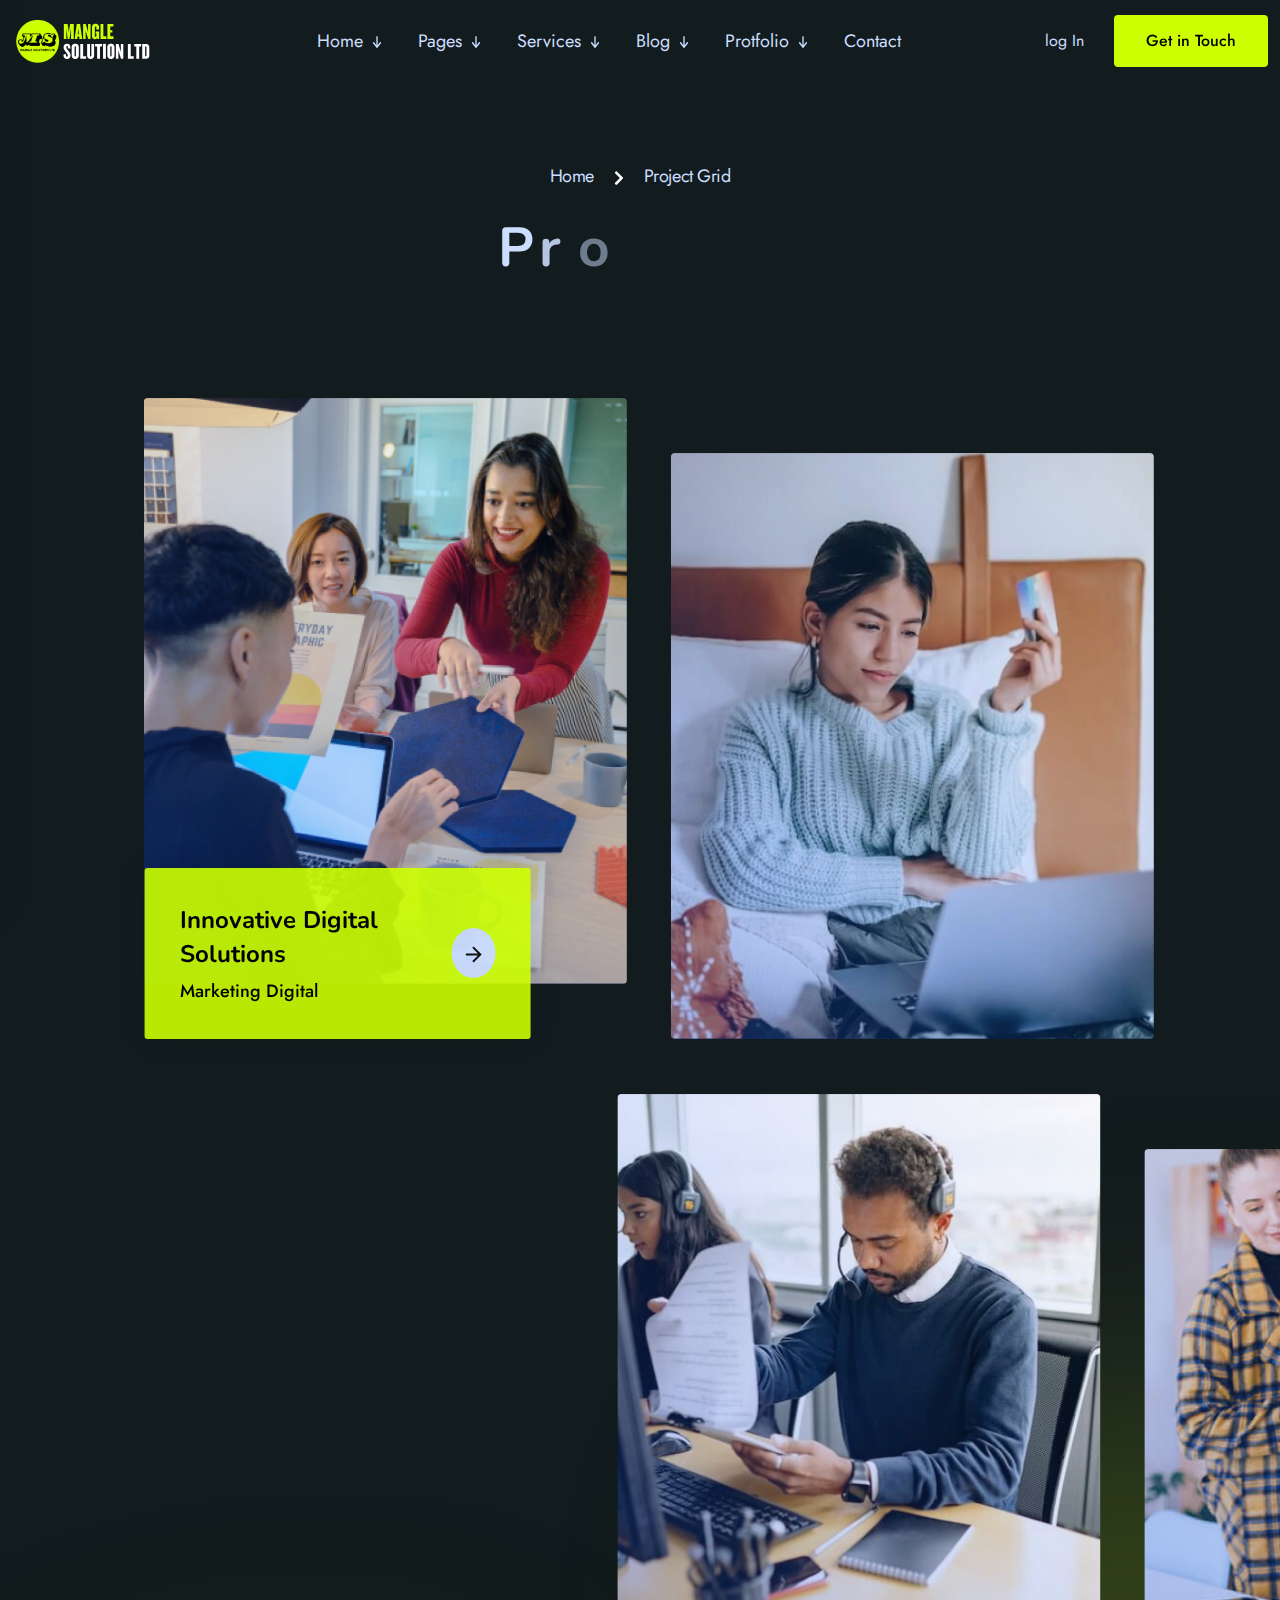
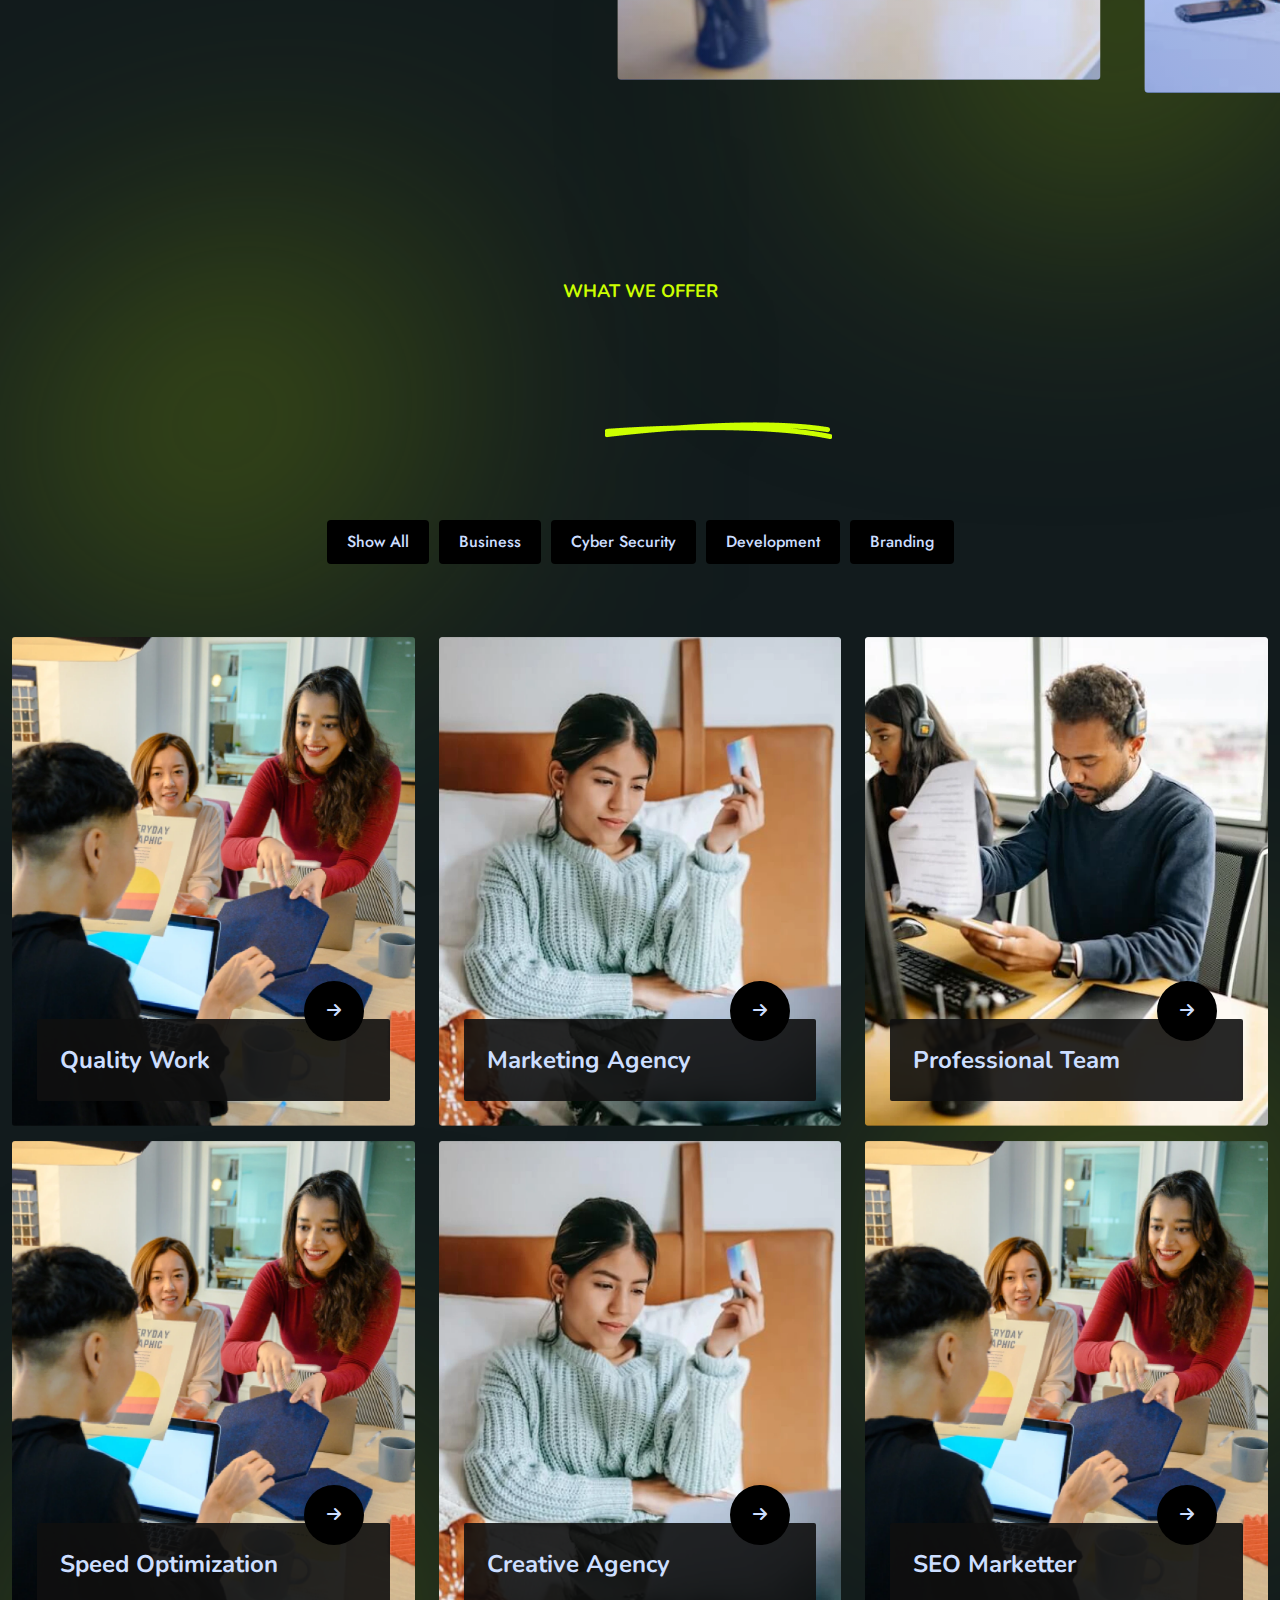
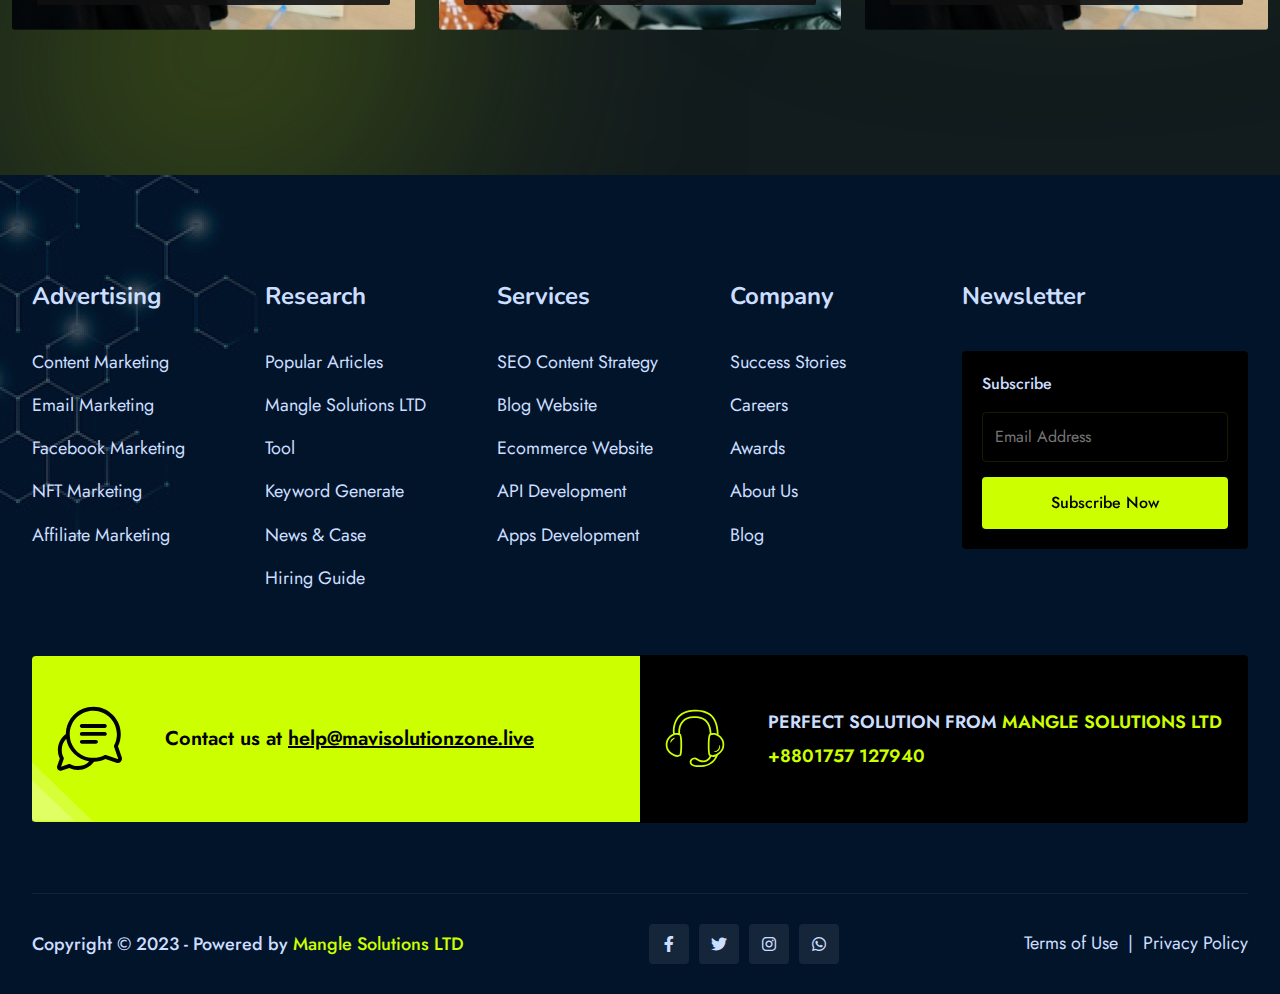
<file: project-grid.html>
<!DOCTYPE html>
<html lang="en">

<head>
    <meta charset="UTF-8">
    <meta http-equiv="X-UA-Compatible" content="IE=edge">
    <meta name="viewport" content="width=device-width, initial-scale=1.0">
    <meta name="facebook-domain-verification" content="7jr7dgviu4955o4fmet2tplhrom7fq" />
    <title>Mangle Solutions LTD - Digital Marketing Agencey</title>
    <!--Essential css files-->
    <link rel="stylesheet" href="assets/css/all.css">
    <link rel="stylesheet" href="assets/css/bootstrap.min.css">
    <link rel="stylesheet" href="assets/css/jquery-ui.css">
    <link rel="stylesheet" href="assets/css/animate.css">
    <link rel="stylesheet" href="assets/css/swiper.css">
    <link rel="stylesheet" href="assets/css/magnific-popup.css">
    <link rel="stylesheet" href="assets/css/style.css">
    <!--favicon-->
    <link rel="icon" href="assets/images/favicon.png">
</head>

<body>
    <!-- Start Top To Scroll Button -->
    <div id="progress">
        <span id="progress-value"><i class="fa-solid fa-arrow-up"></i></span>
    </div>
    <!-- Start Top To Scroll Button -->

    <!-- Start Header Area1 -->
    <header class="header-area-1 header-sticky">
        <div class="container">
            <div class="header-wrapper">
                <div class="logo">
                    <a href="index.html">
                        <img src="assets/images/logo/logo-1.svg" alt="VRE">
                    </a>
                </div>
                <div class="menu-bar">
                    <a href="#" class="menu-bar-btn">
                        <svg xmlns="http://www.w3.org/2000/svg" width="49" height="15" viewBox="0 0 49 15" fill="#CCDEFF">
                            <line x1="0.249023" y1="1.41577" x2="48.6221" y2="1.41577" stroke="#CCDEFF" stroke-width="2">
                            </line>
                            <line x1="0.249023" y1="13.9224" x2="48.6221" y2="13.9224" stroke="#CCDEFF" stroke-width="2">
                            </line>
                        </svg>
                    </a>
                </div>
                <div class="main-menu main-menu-1">
                    <ul>
                        <li><a href="index.html" class="font-size-1-18 transition-1">Home
                                <span>
                                    <svg width="8" height="14" viewBox="0 0 8 14" fill="none"
                                        xmlns="http://www.w3.org/2000/svg">
                                        <g clip-path="url(#clip0_1_9793)">
                                            <path
                                                d="M3.52937 12.868C3.78979 13.2098 4.21271 13.2098 4.47312 12.868L7.80646 8.49298C8.06687 8.15118 8.06687 7.59611 7.80646 7.25431C7.54604 6.91251 7.12312 6.91251 6.86271 7.25431L4.66687 10.1391L4.66687 1.75001C4.66687 1.26603 4.36896 0.875012 4.00021 0.875012C3.63146 0.875012 3.33354 1.26603 3.33354 1.75001L3.33354 10.1391L1.13771 7.25704C0.87729 6.91525 0.454373 6.91525 0.193956 7.25704C-0.0664601 7.59884 -0.0664602 8.15392 0.193956 8.49571L3.52729 12.8707L3.52937 12.868Z"
                                                fill="#CCDEFF" />
                                        </g>
                                        <defs>
                                            <clipPath id="clip0_1_9793">
                                                <rect width="8" height="14" fill="white"
                                                    transform="translate(8 14) rotate(-180)" />
                                            </clipPath>
                                        </defs>
                                    </svg>
                                </span>
                            </a>
                            <ul class="submenu submenu-1">
                                <li><a href="index.html" class="font-size-1-18">Option-1</a></li>
                                <li><a href="index-2.html" class="font-size-1-18">Option-2</a></li>
                            </ul>
                        </li>
                        <li><a href="about.html" class="font-size-1-18 transition-1">Pages
                                <span>
                                    <svg width="8" height="14" viewBox="0 0 8 14" fill="none"
                                        xmlns="http://www.w3.org/2000/svg">
                                        <g clip-path="url(#clip0_1_9793)">
                                            <path
                                                d="M3.52937 12.868C3.78979 13.2098 4.21271 13.2098 4.47312 12.868L7.80646 8.49298C8.06687 8.15118 8.06687 7.59611 7.80646 7.25431C7.54604 6.91251 7.12312 6.91251 6.86271 7.25431L4.66687 10.1391L4.66687 1.75001C4.66687 1.26603 4.36896 0.875012 4.00021 0.875012C3.63146 0.875012 3.33354 1.26603 3.33354 1.75001L3.33354 10.1391L1.13771 7.25704C0.87729 6.91525 0.454373 6.91525 0.193956 7.25704C-0.0664601 7.59884 -0.0664602 8.15392 0.193956 8.49571L3.52729 12.8707L3.52937 12.868Z"
                                                fill="#CCDEFF" />
                                        </g>
                                        <defs>
                                            <clipPath id="clip0_1_979466">
                                                <rect width="8" height="14" fill="white"
                                                    transform="translate(8 14) rotate(-180)" />
                                            </clipPath>
                                        </defs>
                                    </svg>
                                </span>
                            </a>
                            <ul class="submenu submenu-1">
                                <li><a href="about.html" class="font-size-1-18">About</a></li>
                    <li><a href="privacy.html" class="font-size-1-18">Privacy</a></li>
                    <li><a href="Condition.html" class="font-size-1-18">Condition</a></li>
                    <li><a href="price.html" class="font-size-1-18">Price</a></li>
                            </ul>
                        </li>
                        <li><a href="services.html" class="font-size-1-18 transition-1">Services
                                <span>
                                    <svg width="8" height="14" viewBox="0 0 8 14" fill="none"
                                        xmlns="http://www.w3.org/2000/svg">
                                        <g clip-path="url(#clip0_1_9793)">
                                            <path
                                                d="M3.52937 12.868C3.78979 13.2098 4.21271 13.2098 4.47312 12.868L7.80646 8.49298C8.06687 8.15118 8.06687 7.59611 7.80646 7.25431C7.54604 6.91251 7.12312 6.91251 6.86271 7.25431L4.66687 10.1391L4.66687 1.75001C4.66687 1.26603 4.36896 0.875012 4.00021 0.875012C3.63146 0.875012 3.33354 1.26603 3.33354 1.75001L3.33354 10.1391L1.13771 7.25704C0.87729 6.91525 0.454373 6.91525 0.193956 7.25704C-0.0664601 7.59884 -0.0664602 8.15392 0.193956 8.49571L3.52729 12.8707L3.52937 12.868Z"
                                                fill="#CCDEFF" />
                                        </g>
                                        <defs>
                                            <clipPath id="clip0_1_9794776">
                                                <rect width="8" height="14" fill="white"
                                                    transform="translate(8 14) rotate(-180)" />
                                            </clipPath>
                                        </defs>
                                    </svg>
                                </span>
                            </a>
                            <ul class="submenu submenu-1">
                             <li><a href="services.html" class="font-size-1-18">Services</a></li>
                            </ul>
                        </li>
                        <li><a href="blog-standart.html" class="font-size-1-18 transition-1">Blog
                                <span>
                                    <svg width="8" height="14" viewBox="0 0 8 14" fill="none"
                                        xmlns="http://www.w3.org/2000/svg">
                                        <g clip-path="url(#clip0_1_9793)">
                                            <path
                                                d="M3.52937 12.868C3.78979 13.2098 4.21271 13.2098 4.47312 12.868L7.80646 8.49298C8.06687 8.15118 8.06687 7.59611 7.80646 7.25431C7.54604 6.91251 7.12312 6.91251 6.86271 7.25431L4.66687 10.1391L4.66687 1.75001C4.66687 1.26603 4.36896 0.875012 4.00021 0.875012C3.63146 0.875012 3.33354 1.26603 3.33354 1.75001L3.33354 10.1391L1.13771 7.25704C0.87729 6.91525 0.454373 6.91525 0.193956 7.25704C-0.0664601 7.59884 -0.0664602 8.15392 0.193956 8.49571L3.52729 12.8707L3.52937 12.868Z"
                                                fill="#CCDEFF" />
                                        </g>
                                        <defs>
                                            <clipPath id="clip0_1_979477">
                                                <rect width="8" height="14" fill="white"
                                                    transform="translate(8 14) rotate(-180)" />
                                            </clipPath>
                                        </defs>
                                    </svg>
                                </span>
                            </a>
                            <ul class="submenu submenu-1">
                                <li><a href="blog-standart.html" class="font-size-1-18">Blog Standart</a></li>
                                <li><a href="blog-details.html" class="font-size-1-18">Blog Details</a></li>
                            </ul>
                        </li>
                        <li><a href="project-details.html" class="font-size-1-18 transition-1">Protfolio
                                <span>
                                    <svg width="8" height="14" viewBox="0 0 8 14" fill="none"
                                        xmlns="http://www.w3.org/2000/svg">
                                        <g clip-path="url(#clip0_1_9793)">
                                            <path
                                                d="M3.52937 12.868C3.78979 13.2098 4.21271 13.2098 4.47312 12.868L7.80646 8.49298C8.06687 8.15118 8.06687 7.59611 7.80646 7.25431C7.54604 6.91251 7.12312 6.91251 6.86271 7.25431L4.66687 10.1391L4.66687 1.75001C4.66687 1.26603 4.36896 0.875012 4.00021 0.875012C3.63146 0.875012 3.33354 1.26603 3.33354 1.75001L3.33354 10.1391L1.13771 7.25704C0.87729 6.91525 0.454373 6.91525 0.193956 7.25704C-0.0664601 7.59884 -0.0664602 8.15392 0.193956 8.49571L3.52729 12.8707L3.52937 12.868Z"
                                                fill="#CCDEFF" />
                                        </g>
                                        <defs>
                                            <clipPath id="clip0_1_9795">
                                                <rect width="8" height="14" fill="white"
                                                    transform="translate(8 14) rotate(-180)" />
                                            </clipPath>
                                        </defs>
                                    </svg>
                                </span>
                            </a>
                            <ul class="submenu submenu-1">
                                <li><a href="project-grid.html" class="font-size-1-18">Portfolio Grid</a></li>
                                <li><a href="project-details.html" class="font-size-1-18">Portfolio Details</a></li>
                            </ul>
                        </li>
                        <li><a href="contact.html" class="font-size-1-18 transition-1">Contact
                            </a></li>
                    </ul>
                </div>
                <div class="get-in-touch">
                    <a href="contact.html">
                        <span class="text-color">
                            log In
                        </span>
                    </a>
                    <a href="contact.html" class="font-size-1-20 btn-1">Get in Touch</a>
                </div>
    
            </div>
        </div>
    </header>
    <!-- End Header Area1 -->

    <!-- Start Search Bar Popup Home 2 -->
    <div class="search-bar home-1">
        <div class="search">
            <form action="#">
                <input type="text" placeholder="Search Here ....">
                <input type="submit" value="Search" class="btn-primary-style btn-2 hero-info-btn btn-3 btn-4">
            </form>
        </div>
        <a href="javascript:void(0)" class="search-popup-close"><i class="fa-solid fa-xmark"></i></a>
    </div>
    <!-- End Search Bar Popup Home 2 -->

    <!-- Start Mobile Menu Home 1 -->
    <div class="nft-mobile-menu">
        <button class="close-menu float-end"><i class="fa-solid fa-xmark"></i></button>
        <a class='mobile-menu-logo' href="index.html"><img src="assets/images/logo/logo-1.svg" alt="VRE"></a>
        <ul>
            <li class="has-submenu"><a href="javascript:void(0)">Home</a>
                <ul class="submenu-wrapper">
                    <li><a href="index.html">Home Page 1</a></li>
                    <li><a href="index-2.html">Home Page 2</a></li>
                </ul>
            </li>
            <li class="has-submenu"><a href="javascript:void(0)">Pages</a>
                <ul class="submenu-wrapper">
                    <li><a href="about.html" class="font-size-1-18">About</a></li>
                    <li><a href="privacy.html" class="font-size-1-18">Privacy</a></li>
                    <li><a href="Condition.html" class="font-size-1-18">Condition</a></li>
                    <li><a href="price.html" class="font-size-1-18">Price</a></li>
                </ul>
            </li>
            <li class="has-submenu"><a href="javascript:void(0)">services</a>
                <ul class="submenu-wrapper">
                    <li><a href="services.html" class="font-size-1-18">Services</a></li>
                </ul>
            </li>
            <li class="has-submenu"><a href="javascript:void(0)">Blog</a>
                <ul class="submenu-wrapper">
                    <li><a href="blog-standart.html" class="font-size-1-18">Blog Standart</a></li>
                    <li><a href="blog-details.html" class="font-size-1-18">Blog Details</a></li>
                </ul>
            </li>
            <li class="has-submenu"><a href="javascript:void(0)">Portfolio</a>
                <ul class="submenu-wrapper">
                    <li><a href="project-grid.html" class="font-size-1-18">Portfolio Grid</a></li>
                    <li><a href="project-details.html" class="font-size-1-18">Portfolio Details</a></li>
                </ul>
            </li>
            <li class="has-submenu"><a href="contact.html">Contact</a>
            </li>
        </ul>
        <div class="search-form">
            <form action="#">
                <input type="text" placeholder="Search...">
                <button type="submit" class="border-0">Go</button>
            </form>
        </div>
        <div class="phone-number-mobile-menu">
            <a href="#">+8801757 127940</a>
        </div>
        <div class="mobile-menu-copy-right-text">
            <p><span>© 2023</span> Mangle Solutions LTD . All Rights Reserved.</p>
        </div>
    </div>
    <!-- End Mobile Menu Home 1 -->

    <!-- Start Bread Crumb Area Home 1 -->
    <section class="bread-crumb-area">
        <div class="container">
            <div class="bread-crumb-wrapper">
                <a href="index.html">Home</a>
                <span>
                    <svg width="10" height="14" viewBox="0 0 10 14" fill="none" xmlns="http://www.w3.org/2000/svg">
                        <path
                            d="M8.90625 7.53125L2.84375 13.625C2.53125 13.9062 2.0625 13.9062 1.78125 13.625L1.0625 12.9062C0.78125 12.625 0.78125 12.1562 1.0625 11.8438L5.875 7L1.0625 2.1875C0.78125 1.875 0.78125 1.40625 1.0625 1.125L1.78125 0.40625C2.0625 0.125 2.53125 0.125 2.84375 0.40625L8.90625 6.5C9.1875 6.78125 9.1875 7.25 8.90625 7.53125Z"
                            fill="white" />
                    </svg>
                </span>
                <a href="#" class="current-page">Project Grid</a>
            </div>
            <div class="bread-crumb-title">
                <h2 class="split-collab">Project Grid</h2>
            </div>
        </div>
    </section>
    <!-- End Bread Crumb Area Home 1 -->

    <!-- Start Recent Work Home 2 -->
    <section class="recent-work-home-2 portfolio-p">
        <img src="assets/images/shep/bg-blur-shep-1.png" alt="VRE" class="recent-work-bg-shep-home-2 blur-1">
        <div class="container">
            <div class="recent-work-wrapper">
                <div class="row items-area justify-content-between">
                    <div class="col-xl-6 col-lg-6 col-sm-12">
                        <div class="recent-work-inner vre-reveal-image-one">
                            <div class="recent-work-img vre-reveal-one">
                                <img src="assets/images/project-grid/project-1.webp" alt="VRE">
                            </div>
                            <div class="recent-work-thumb vre-slide-down-gsap">
                                <div class="recent-work-text">
                                    <h5 class="font-size-1-24"><a href="project-details.html">Innovative Digital Solutions</a></h5>
                                    <p class="font-size-1-18">Marketing Digital </p>
                                </div>
                                <a href="project-details.html" class="project-view-btn">
                                    <svg width="17" height="17" viewBox="0 0 17 17" fill="none" xmlns="http://www.w3.org/2000/svg">
                                        <path d="M8.12109 0.384765L6.71109 1.79477L12.2911 7.38477L0.121093 7.38476L0.121093 9.38476L12.2911 9.38477L6.70109 14.9648L8.12109 16.3848L16.1211 8.38477L8.12109 0.384765Z" fill="white"></path>
                                    </svg>
                                </a>
                            </div>
                        </div>
                    </div>
                    <div class="col-xl-6 col-lg-6 col-sm-12 mt-55">
                        <div class="recent-work-inner vre-reveal-image-one">
                            <div class="recent-work-img vre-reveal-one">
                                <img src="assets/images/project-grid/project-2.webp" alt="VRE">
                            </div>
                            <div class="recent-work-thumb vre-slide-down-gsap">
                                <div class="recent-work-text">
                                    <h5 class="font-size-1-24"><a href="project-details.html">Digital Excellence</a></h5>
                                    <p class="font-size-1-18">Efficiency Management </p>
                                </div>
                                <a href="project-details.html" class="project-view-btn">
                                    <svg width="17" height="17" viewBox="0 0 17 17" fill="none" xmlns="http://www.w3.org/2000/svg">
                                        <path d="M8.12109 0.384765L6.71109 1.79477L12.2911 7.38477L0.121093 7.38476L0.121093 9.38476L12.2911 9.38477L6.70109 14.9648L8.12109 16.3848L16.1211 8.38477L8.12109 0.384765Z" fill="white"></path>
                                    </svg>
                                </a>
                            </div>
                        </div>
                    </div>
                    <div class="col-xl-6 col-lg-6 col-sm-12 mt-55">
                        <div class="recent-work-inner vre-reveal-image-one recent-work-item-3">
                            <div class="recent-work-img vre-reveal-one">
                                <img src="assets/images/project-grid/project-3.webp" alt="VRE">
                            </div>
                            <div class="recent-work-thumb vre-slide-down-gsap">
                                <div class="recent-work-text">
                                    <h5 class="font-size-1-24"><a href="project-details.html">Creative Digital Campaign</a></h5>
                                    <p class="font-size-1-18">Market Research </p>
                                </div>
                                <a href="project-details.html" class="project-view-btn">
                                    <svg width="17" height="17" viewBox="0 0 17 17" fill="none" xmlns="http://www.w3.org/2000/svg">
                                        <path d="M8.12109 0.384765L6.71109 1.79477L12.2911 7.38477L0.121093 7.38476L0.121093 9.38476L12.2911 9.38477L6.70109 14.9648L8.12109 16.3848L16.1211 8.38477L8.12109 0.384765Z" fill="white"></path>
                                    </svg>
                                </a>
                            </div>
                        </div>
                    </div>
                    <div class="col-xl-6 col-lg-6 col-sm-12 mt-110">
                        <div class="recent-work-inner vre-reveal-one">
                            <div class="recent-work-img vre-reveal-image-one">
                                <img src="assets/images/project-grid/project-4.webp" alt="VRE">
                            </div>
                            <div class="recent-work-thumb vre-slide-down-gsap">
                                <div class="recent-work-text">
                                    <h5 class="font-size-1-24"><a href="project-details.html">Structural Welding</a></h5>
                                    <p class="font-size-1-18">Building Renovation </p>
                                </div>
                                <a href="project-details.html" class="project-view-btn">
                                    <svg width="17" height="17" viewBox="0 0 17 17" fill="none" xmlns="http://www.w3.org/2000/svg">
                                        <path d="M8.12109 0.384765L6.71109 1.79477L12.2911 7.38477L0.121093 7.38476L0.121093 9.38476L12.2911 9.38477L6.70109 14.9648L8.12109 16.3848L16.1211 8.38477L8.12109 0.384765Z" fill="white"></path>
                                    </svg>
                                </a>
                            </div>
                        </div>
                    </div>
                </div>
            </div>
        </div>
    </section>
    <!-- End Recent Work Home 2 -->

    <!-- Start Offer Area Home 3 -->
    <section class="offer-area-home-3 project-grid-area project-p">
        <img src="assets/images/shep/bg-blur-shep-1.png" alt="VRE" class="project-grid-area-1-shep-1 blur-1">
        <img src="assets/images/shep/bg-blur-shep-1.png" alt="VRE" class="project-grid-area-1-shep-2 blur-1">
        <img src="assets/images/shep/bg-blur-shep-1.png" alt="VRE" class="project-grid-area-1-shep-3 blur-1">
        <div class="container">
            <div class="title">
                <div class="sub-title sub-title-home-2">
                    <p>WHAT WE OFFER</p>
                </div>
                <div class="main-title">
                    <h3 class="split-collab">We Offer A Wide Range Of <br>
                        Digital Marketing <span><img src="assets/images/shep/text-shep-1.png" alt="VRE"></span></h3>
                </div>
            </div>
            <div class="project-grid-btn mt-80">
                <ul>
                    <li data-filter="*">Show All</li>
                    <li data-filter=".cat-1">Business</li>
                    <li data-filter=".cat-2">Cyber Security</li>
                    <li data-filter=".cat-3">Development</li>
                    <li data-filter=".cat-4">Branding</li>

                </ul>
            </div>
            <div class="offer-wrapper">
                <div class="row justify-content-center project-grid-active">
                    <div class="col-xl-4 col-lg-4 col-md-6">
                        <div class="offer-inner three four">
                            <img src="assets/images/project-grid/project-1.webp" alt="VRE">
                            <div class="offer-name">
                                <h5 class="font-size-1-24"><a href="project-details.html">Quality Work</a></h5>
                                <span>
                                    <i class="fa-solid fa-arrow-right"></i>
                                </span>
                            </div>
                        </div>
                    </div>
                    <div class="col-xl-4 col-lg-4 col-md-6 cat-2 cat-3">
                        <div class="offer-inner">
                            <img src="assets/images/project-grid/project-2.webp" alt="VRE">
                            <div class="offer-name">
                                <h5 class="font-size-1-24"><a href="project-details.html">Marketing Agency</a></h5>
                                <span>
                                    <i class="fa-solid fa-arrow-right"></i>
                                </span>
                            </div>
                        </div>
                    </div>
                    <div class="col-xl-4 col-lg-4 col-md-6 cat-1 cat4 cat-2">
                        <div class="offer-inner">
                            <img src="assets/images/project-grid/project-3.webp" alt="VRE">
                            <div class="offer-name">
                                <h5 class="font-size-1-24"><a href="project-details.html">Professional Team</a></h5>
                                <span>
                                    <i class="fa-solid fa-arrow-right"></i>
                                </span>
                            </div>
                        </div>
                    </div>
                    <div class="col-xl-4 col-lg-4 col-md-6 cat-4 cat-2">
                        <div class="offer-inner">
                            <img src="assets/images/project-grid/project-1.webp" alt="VRE">
                            <div class="offer-name">
                                <h5 class="font-size-1-24"><a href="project-details.html">Speed Optimization</a></h5>
                                <span>
                                    <i class="fa-solid fa-arrow-right"></i>
                                </span>
                            </div>
                        </div>
                    </div>
                    <div class="col-xl-4 col-lg-4 col-md-6 cat-3">
                        <div class="offer-inner">
                            <img src="assets/images/project-grid/project-2.webp" alt="VRE">
                            <div class="offer-name">
                                <h5 class="font-size-1-24"><a href="project-details.html">Creative Agency</a></h5>
                                <span>
                                    <i class="fa-solid fa-arrow-right"></i>
                                </span>
                            </div>
                        </div>
                    </div>
                    <div class="col-xl-4 col-lg-4 col-md-6 cat-1 cat-2 cat-4">
                        <div class="offer-inner">
                            <img src="assets/images/project-grid/project-1.webp" alt="VRE">
                            <div class="offer-name">
                                <h5 class="font-size-1-24"><a href="project-details.html">SEO Marketter</a></h5>
                                <span>
                                    <i class="fa-solid fa-arrow-right"></i>
                                </span>
                            </div>
                        </div>
                    </div>
                </div>
            </div>
        </div>
    </section>
    <!-- End Offer Area Home 3 -->

    <!-- Start Footer Area Home 1 -->
    <section class="footer-area-home-1 footer-area-home-3" style="background-image: url('assets/images/home-2/faq-home-2-bg.png');">
        <div class="container">
            <div class="footer-wrapper">
                <div class="row justify-content-between">     
                    <div class="col-xl-2 col-lg-3 col-md-4 col-sm-6">
                        <div class="footer-menu footer-menu-1">
                            <h6 class="font-size-1-24">Advertising</h6>
                            <ul>
                                <li><a href="blog-standart.html">Content Marketing</a></li>
                                <li><a href="blog-grid.html">Email Marketing</a></li>
                                <li><a href="blog-details.html">Facebook Marketing</a></li>
                                <li><a href="services-details.html">NFT Marketing</a></li>
                                <li><a href="services.html">Affiliate Marketing</a></li>
                            </ul>
                        </div>
                    </div>
                    <div class="col-xl-2 col-lg-3 col-md-4 col-sm-6">
                        <div class="footer-menu footer-menu-1">
                            <h6 class="font-size-1-24">Research</h6>
                            <ul>
                                <li><a href="index.html">Popular Articles</a></li>
                                <li><a href="index-2.html">Mangle Solutions LTD Tool</a></li>
                                <li><a href="about.html">Keyword Generate</a></li>
                                <li><a href="blog-details.html">News & Case</a></li>
                                <li><a href="contact.html">Hiring Guide</a></li>
                            </ul>
                        </div>
                    </div>
                    <div class="col-xl-2 col-lg-3 col-md-4 col-sm-6">
                        <div class="footer-menu footer-menu-1">
                            <h6 class="font-size-1-24">Services</h6>
                            <ul>
                                <li><a href="project-details.html">SEO Content Strategy</a></li>
                                <li><a href="blog-details.html">Blog Website</a></li>
                                <li><a href="price.html">Ecommerce Website</a></li>
                                <li><a href="services-details.html">API Development</a></li>
                                <li><a href="services.html">Apps Development</a></li>
                            </ul>
                        </div>
                    </div>
                    <div class="col-xl-2 col-lg-3 col-md-4 col-sm-6">
                        <div class="footer-menu footer-menu-2">
                            <h6 class="font-size-1-24">Company</h6>
                            <ul>
                                <li><a href="project-details.html">Success Stories</a></li>
                                <li><a href="project-grid.html">Careers</a></li>
                                <li><a href="services.html">Awards</a></li>
                                <li><a href="about.html">About Us</a></li>
                                <li><a href="blog-details.html">Blog</a></li>
                            </ul>
                        </div>
                    </div>
                    <div class="col-xl-3 col-lg-4 col-md-4 col-sm-12">
                        <div class="footer-menu footer-news-letter">
                            <h6 class="font-size-1-24">newsletter</h6>
                            <div class="footer-form">
                                <form action="#">
                                    <label for="s">Subscribe</label>
                                    <input id="s" type="text" required="required" name="s" placeholder="Email Address">
                                    <button class="btn-1">Subscribe Now</button>
                                </form>
                            </div>
                        </div>
                    </div>
                </div>
            </div>
            <div class="footer-support">
                <div class="footer-call">
                    <img src="assets/images/home-3/footer-chat-bg-shep-home-3.png" alt="VRE">
                    <div class="footer-support-icon">
                        <svg width="65" height="66" viewBox="0 0 65 66" fill="none" xmlns="http://www.w3.org/2000/svg">
                            <g clip-path="url(#clip0_1_18406)">
                                <path
                                    d="M64.766 51.3186L60.9908 40.3317C62.8106 36.6117 63.7722 32.4746 63.7787 28.3119C63.7899 21.0739 60.9896 14.2302 55.8934 9.04162C50.7962 3.85202 44.004 0.93069 36.7676 0.816051C29.264 0.697477 22.211 3.55164 16.9086 8.85398C11.7956 13.9668 8.95975 20.7071 8.86999 27.9099C3.83071 31.7041 0.856317 37.6195 0.866092 43.9378C0.870789 46.8946 1.53628 49.8337 2.79731 52.4914L0.196921 60.0589C-0.250082 61.3598 0.0764421 62.7722 1.04916 63.745C1.73369 64.4296 2.6362 64.7941 3.56436 64.7941C3.95487 64.7941 4.34995 64.7296 4.73525 64.5972L12.3028 61.9968C14.9606 63.2578 17.8997 63.9233 20.8564 63.928C20.8671 63.928 20.8772 63.928 20.8879 63.928C27.3003 63.9278 33.2608 60.8767 37.0411 55.7139C40.975 55.6103 44.8672 54.658 48.386 52.9366L59.3731 56.712C59.8308 56.8693 60.3003 56.946 60.7643 56.946C61.8673 56.946 62.9398 56.5128 63.7535 55.699C64.9092 54.5431 65.2972 52.8647 64.766 51.3186ZM20.8877 60.059C20.8794 60.059 20.8706 60.059 20.8624 60.059C18.2454 60.0551 15.6465 59.4099 13.3473 58.1934C12.8745 57.9434 12.3194 57.9001 11.8139 58.0738L4.05414 60.7402L6.72055 52.9806C6.89422 52.4749 6.85105 51.9199 6.60096 51.4472C5.38449 49.1479 4.73931 46.5491 4.73525 43.932C4.72878 39.7223 6.36635 35.7323 9.23003 32.7446C10.1654 38.4468 12.8831 43.7014 17.0957 47.8391C21.2771 51.9462 26.5333 54.5611 32.2045 55.416C29.21 58.3676 25.1733 60.059 20.8877 60.059ZM61.0174 52.9632C60.9073 53.0732 60.7768 53.1032 60.63 53.0527L48.868 49.011C48.6638 48.9408 48.4513 48.906 48.2395 48.906C47.9273 48.906 47.6163 48.9815 47.3348 49.1306C43.9765 50.9072 40.1816 51.8494 36.3601 51.8553C36.3475 51.8553 36.3361 51.8553 36.3235 51.8553C23.5186 51.8553 12.9418 41.4535 12.7389 28.6516C12.6367 22.2043 15.0892 16.1449 19.6444 11.5897C24.1996 7.03448 30.26 4.58289 36.7064 4.68445C49.5206 4.8877 59.9295 15.4841 59.9097 28.3058C59.9037 32.1273 58.9616 35.9224 57.1851 39.2804C56.935 39.753 56.8919 40.3081 57.0656 40.8137L61.1071 52.5757C61.1575 52.723 61.1273 52.8534 61.0174 52.9632Z"
                                    fill="#CCDEFF" />
                                <path
                                    d="M47.8474 18.0146H24.7978C23.7294 18.0146 22.8633 18.8809 22.8633 19.9492C22.8633 21.0176 23.7295 21.8837 24.7978 21.8837H47.8474C48.9159 21.8837 49.782 21.0175 49.782 19.9492C49.782 18.8809 48.9159 18.0146 47.8474 18.0146Z"
                                    fill="#CCDEFF" />
                                <path
                                    d="M47.8474 25.9717H24.7978C23.7294 25.9717 22.8633 26.8379 22.8633 27.9062C22.8633 28.9745 23.7295 29.8407 24.7978 29.8407H47.8474C48.9159 29.8407 49.782 28.9745 49.782 27.9062C49.782 26.8379 48.9159 25.9717 47.8474 25.9717Z"
                                    fill="#CCDEFF" />
                                <path
                                    d="M38.9751 33.9277H24.7978C23.7294 33.9277 22.8633 34.7939 22.8633 35.8623C22.8633 36.9307 23.7295 37.7968 24.7978 37.7968H38.9749C40.0434 37.7968 40.9095 36.9306 40.9095 35.8623C40.9095 34.7939 40.0435 33.9277 38.9751 33.9277Z"
                                    fill="#CCDEFF" />
                            </g>
                            <defs>
                                <clipPath id="clip0_1_18406">
                                    <rect width="65" height="65" fill="white" transform="translate(0 0.303711)" />
                                </clipPath>
                            </defs>
                        </svg>
                    </div>
                    <span class="font-size-1-20">
                        Contact us at <a href="#">help@mavisolutionzone.live
                        </a>
                    </span>
                </div>
                <div class="footer-messege">
                    <div class="footer-support-icon">
                        <svg width="60" height="61" viewBox="0 0 60 61" fill="none" xmlns="http://www.w3.org/2000/svg">
                            <path
                                d="M58.2813 31.8496C57.3995 29.8769 55.6541 28.0042 53.6359 26.7042C53.5086 17.1951 50.6359 9.80418 45.4904 5.86781C40.4177 1.98599 34.145 1.55872 28.6541 1.64054C22.1177 1.74963 16.9541 3.83145 13.3086 7.82236C9.27225 12.2405 7.2177 19.2678 8.02679 25.7678C5.32679 26.9769 2.83588 29.3496 1.7177 31.8405C0.535885 34.4678 0.38134 37.6315 1.28134 40.5224C2.19952 43.486 5.64498 46.8769 9.12679 48.2405C10.2268 48.6769 11.2904 48.886 12.2904 48.886C13.3904 48.886 14.4086 48.6224 15.3177 48.1042C15.5722 47.9587 15.8086 47.786 16.0086 47.586C17.3177 46.3042 17.4268 34.9133 16.8722 30.2769C16.4813 26.9769 15.8359 26.186 15.2541 25.8405C15.2086 25.8133 15.1632 25.7951 15.1177 25.7678C15.1177 25.7496 15.1268 25.7314 15.1177 25.7133C14.5541 21.4496 15.8813 16.8405 18.4995 13.9678C20.8177 11.4314 24.1359 10.1042 28.3813 10.0405C32.0359 9.9769 36.2177 10.2587 39.4722 12.7496C43.4813 15.8224 44.5541 21.386 44.7359 25.5224C44.745 25.6224 44.7722 25.7224 44.8086 25.8042C44.7813 25.8224 44.7541 25.8314 44.7359 25.8405C44.1632 26.186 43.5177 26.9769 43.1177 30.2769C42.5632 34.9133 42.6722 46.3042 43.9813 47.586C44.1813 47.786 44.4086 47.9496 44.6632 48.0951C42.8086 52.1769 39.2541 53.5133 34.8268 51.7587C34.3359 51.5587 33.8541 51.2405 33.345 50.8951C32.5904 50.386 31.8086 49.8678 30.845 49.6496C28.9541 49.2405 26.7086 50.0496 25.4995 51.5769C24.5541 52.7769 24.3904 54.2587 25.0632 55.6405C26.4904 58.586 30.9177 58.9587 34.1904 58.9587C34.8086 58.9587 35.3904 58.9496 35.8995 58.9314L36.2813 58.9224C43.9086 58.7587 50.0995 54.4769 52.845 47.4496C52.8722 47.3678 52.8813 47.286 52.8904 47.2133C55.5995 45.5496 57.9722 42.8951 58.7177 40.5133C59.6177 37.6405 59.4541 34.4769 58.2813 31.8496ZM14.7177 46.386C14.6359 46.4587 14.5359 46.5314 14.4359 46.586C12.845 47.4951 11.0177 47.0951 9.76316 46.6042C6.52679 45.3315 3.63588 42.1587 2.96316 40.0042C2.19043 37.5224 2.32679 34.8042 3.32679 32.5678C4.24498 30.5224 6.73588 27.9587 9.7177 27.0133C10.2995 26.8314 11.0086 26.6769 11.7813 26.6769C12.6086 26.6769 13.4904 26.8496 14.3359 27.3496C15.7813 28.6678 15.6813 44.3405 14.7177 46.386ZM40.545 11.3587C36.8632 8.53145 32.3086 8.22236 28.3541 8.28599C23.6086 8.35872 19.8541 9.8769 17.1995 12.7951C14.4268 15.8405 12.9268 20.5769 13.2813 25.086C12.1722 24.8405 10.9722 24.8769 9.73588 25.186C9.10861 19.286 10.9904 12.9951 14.6177 9.02236C17.9268 5.39509 22.6541 3.51327 28.6904 3.41327C33.8722 3.33145 39.7813 3.72236 44.4177 7.2769C50.2995 11.786 51.645 20.2042 51.845 25.7405C51.4995 25.5951 51.1541 25.4496 50.8086 25.3405C49.2813 24.8587 47.8177 24.8042 46.4813 25.1496C46.2359 20.6678 44.9904 14.7678 40.545 11.3587ZM36.2541 57.186L35.8632 57.1951C33.2632 57.2496 27.8541 57.3769 26.645 54.8951C26.2632 54.1133 26.345 53.3769 26.8813 52.6951C27.6632 51.7042 29.2359 51.1315 30.4632 51.3951C31.0995 51.5315 31.7086 51.9405 32.3541 52.3769C32.9177 52.7587 33.4995 53.1496 34.1722 53.4133C39.4813 55.5224 44.0813 53.7224 46.3086 48.7405C46.7541 48.8405 47.2177 48.9042 47.6995 48.9042C48.5904 48.9042 49.5268 48.7224 50.4995 48.386C47.7722 53.786 42.5632 57.0496 36.2541 57.186ZM57.0359 40.0042C56.3632 42.1678 53.4722 45.3405 50.2359 46.6042C48.9813 47.0951 47.1541 47.4951 45.5631 46.586C45.4632 46.5314 45.3632 46.4587 45.2813 46.386C44.3177 44.3405 44.2268 28.6678 45.645 27.3678C47.3086 26.386 49.0904 26.6314 50.2904 27.0133C53.2722 27.9587 55.7631 30.5224 56.6813 32.5678C57.6722 34.8133 57.8086 37.5224 57.0359 40.0042Z"
                                fill="#FF4A3B" />
                            <path
                                d="M8.81675 29.8948C8.17129 30.0766 7.33493 30.5312 6.61675 31.2766C5.90766 32.0221 5.48948 32.8857 5.34402 33.5403C5.18948 34.1948 5.27129 34.6221 5.43493 34.6585C5.78948 34.7312 6.33493 33.3766 7.53493 32.1494C8.69857 30.8948 10.0349 30.2857 9.94402 29.9312C9.88947 29.7675 9.4622 29.713 8.81675 29.8948Z"
                                fill="#FF4A3B" />
                            <path
                                d="M54.5285 36.9315C54.3467 36.9769 54.4013 37.5769 54.2558 38.4406C54.1285 39.3042 53.7558 40.4769 52.9104 41.4406C52.0649 42.3951 50.9467 42.9133 50.1013 43.1496C49.2558 43.3951 48.6649 43.4224 48.6376 43.6042C48.6104 43.7587 49.1922 44.0678 50.2376 44.0315C51.2649 44.0042 52.7467 43.5224 53.8467 42.2769C54.9376 41.0315 55.2376 39.4951 55.1376 38.4769C55.0649 37.4224 54.6831 36.8769 54.5285 36.9315Z"
                                fill="#FF4A3B" />
                        </svg>
                    </div>
                    <p class="font-size-1-18">PERFECT SOLUTION From <span>Mangle Solutions LTD <br>
                            +8801757 127940</span></p>
                </div>
            </div>
            <div class="footer-copyright">
                <div class="footer-copyright-item-1">
                    <p class="font-size-1-18">Copyright © 2023 - Powered by <a href="index.html">Mangle Solutions LTD</a></p>
                </div>
                <div class="footer-copyright-social-icon">
                    <ul>
                        <li><a href="https://www.facebook.com/profile.php?id=61570864718755/"><i class="fa-brands fa-facebook-f"></i></a></li>
                        <li><a href="https://x.com/"><i class="fa-brands fa-twitter"></i></a></li>
                        <li><a href="#"><i class="fa-brands fa-instagram"></i></a></li>
                        <li><a href="https://wa.me/+8801757127940"><i class="fa-brands fa-whatsapp"></i></a></li>
                    </ul>
                </div>
                <div class="footer-privecy-policy">
                    <a href="Condition.html" class="font-size-1-18">Terms of Use</a>
                    <span class="font-size-1-18">|</span>
                    <a href="privacy.html" class="font-size-1-18">Privacy Policy</a>
                </div>
            </div>
        </div>
    </section>
    <!-- End Footer Area Home 1 -->

    <!-- Start loader -->
    <div class="loader-wrapper">
        <div class="loader">
        </div>
        <div class="loader-section section-left"></div>
        <div class="loader-section section-right"></div>
    </div>
    <!-- End loader -->
    
    <!--Esential Js Files-->
    <script src="assets/js/jquery.min.js"></script>
    <script src="assets/js/popper.min.js"></script>
    <script src="assets/js/bootstrap.min.js"></script>
    <script src="assets/js/jquery-ui.js"></script>
    <script src="assets/js/wow.js"></script>
    <script src="assets/js/gsap.min.js"></script>
    <script src="assets/js/scrolltigger.js"></script>
    <script src="assets/js/split-text.js"></script>
    <script src="assets/js/split-type.js"></script>
    <script src="assets/js/magnific-popup.js"></script>
    <script src="assets/js/waypoints.js"></script>
    <script src="assets/js/swiper.js"></script>
    <script src="assets/js/isotop.min.js"></script>
    <script src="assets/js/script.js"></script>

</body>

</html>
</file>
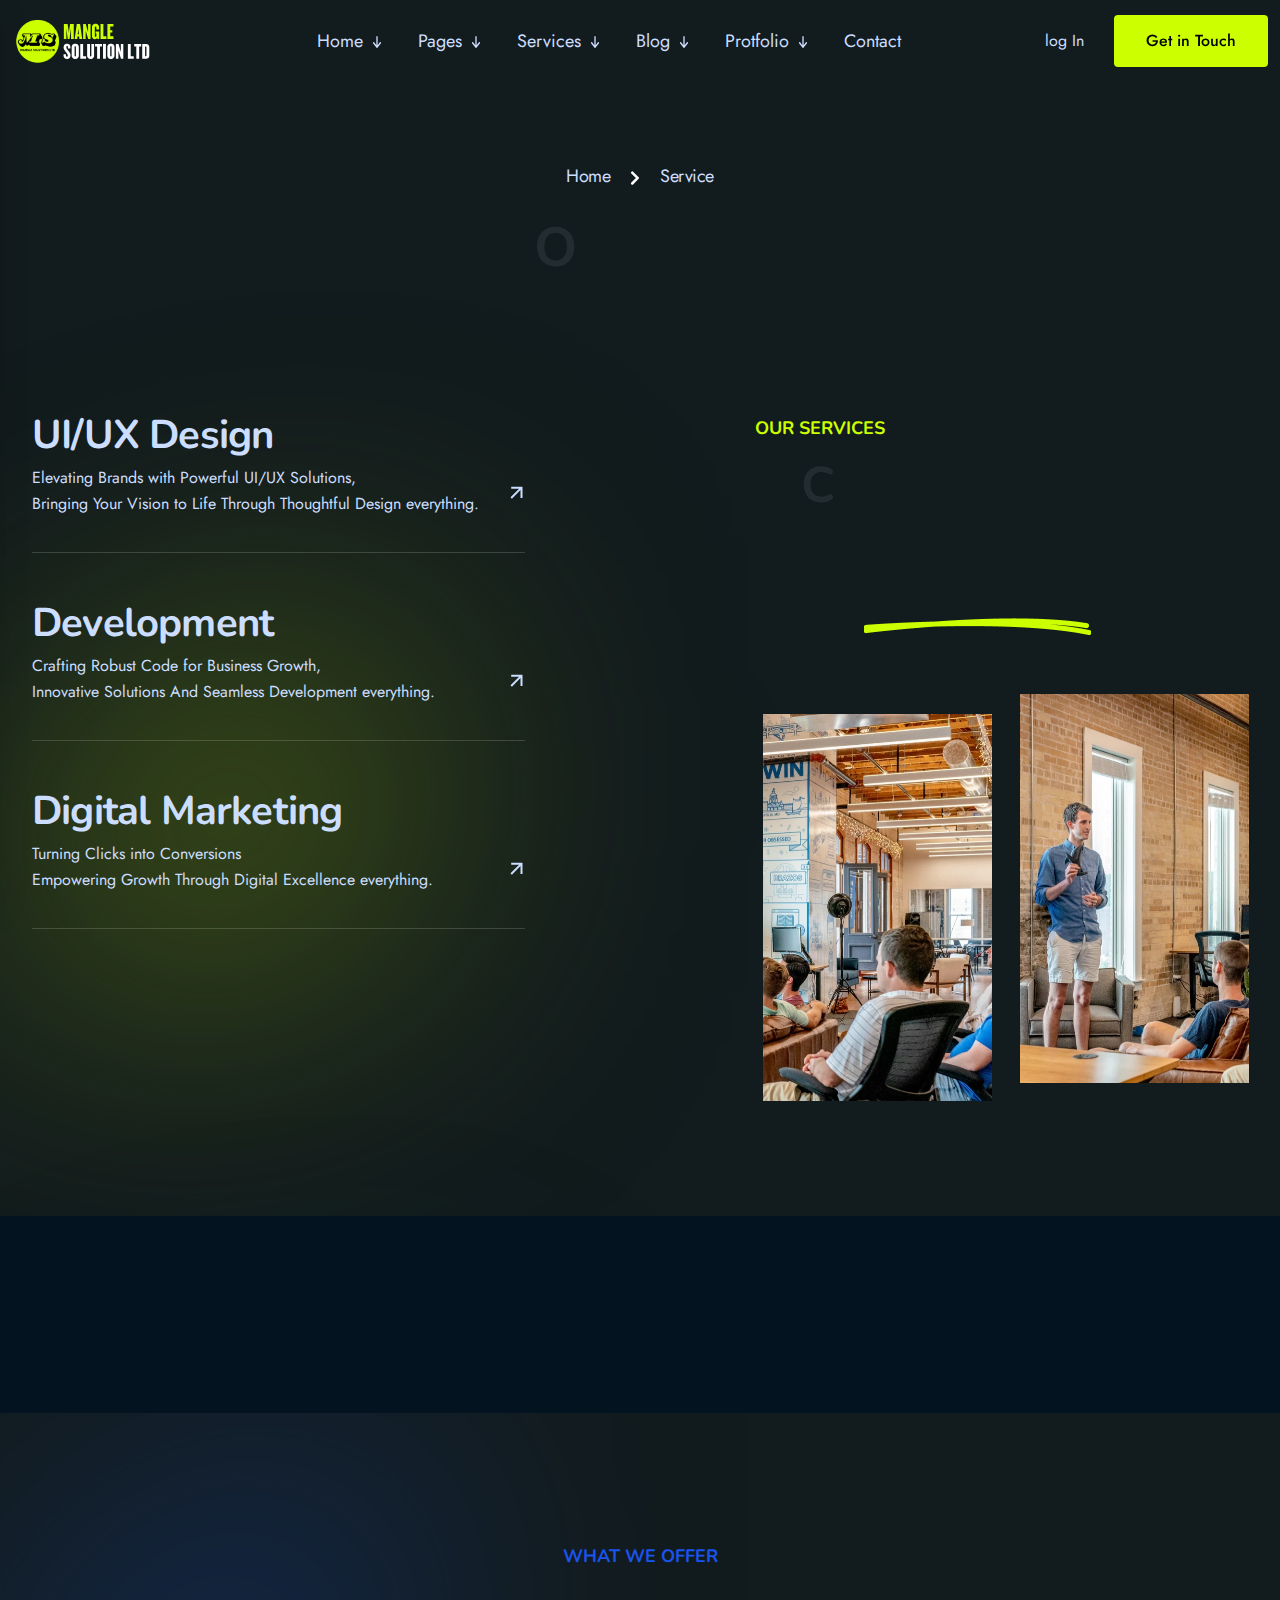
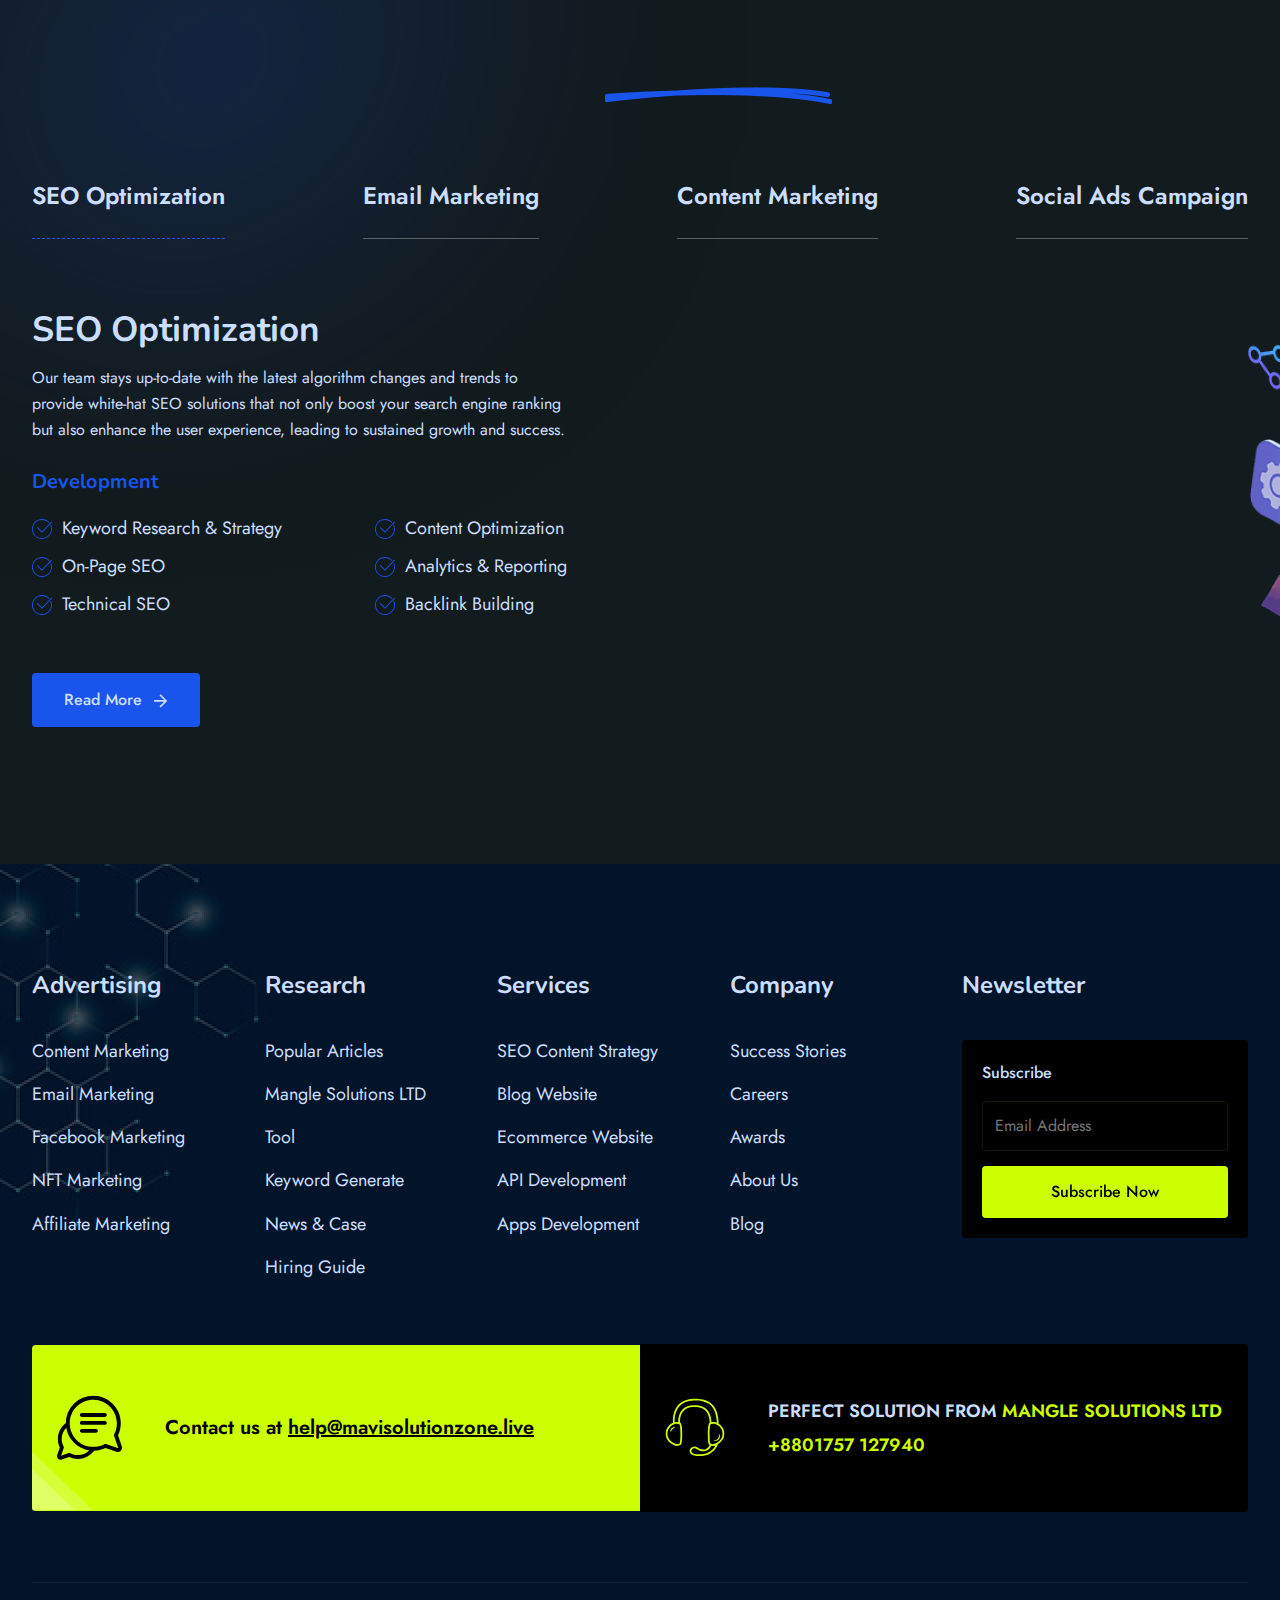
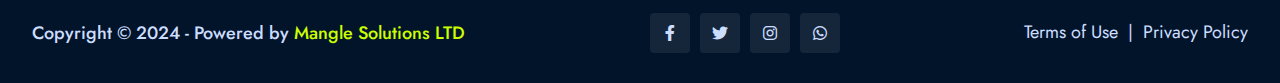
<file: services.html>
<!DOCTYPE html>
<html lang="en">

<head>
    <meta charset="UTF-8">
    <meta http-equiv="X-UA-Compatible" content="IE=edge">
    <meta name="viewport" content="width=device-width, initial-scale=1.0">
    <meta name="facebook-domain-verification" content="7jr7dgviu4955o4fmet2tplhrom7fq" />
    <title>Mangle Solutions LTD - Digital Marketing Agencey</title>
    <!--Essential css files-->
    <link rel="stylesheet" href="assets/css/all.css">
    <link rel="stylesheet" href="assets/css/bootstrap.min.css">
    <link rel="stylesheet" href="assets/css/jquery-ui.css">
    <link rel="stylesheet" href="assets/css/animate.css">
    <link rel="stylesheet" href="assets/css/swiper.css">
    <link rel="stylesheet" href="assets/css/magnific-popup.css">
    <link rel="stylesheet" href="assets/css/style.css">
    <!--favicon-->
    <link rel="icon" href="assets/images/favicon.png">
</head>

<body>
    <!-- Start Top To Scroll Button -->
    <div id="progress">
        <span id="progress-value"><i class="fa-solid fa-arrow-up"></i></span>
    </div>
    <!-- Start Top To Scroll Button -->

    <!-- Start Header Area1 -->
    <header class="header-area-1 header-sticky">
        <div class="container">
            <div class="header-wrapper">
                <div class="logo">
                    <a href="index.html">
                        <img src="assets/images/logo/logo-1.svg" alt="VRE">
                    </a>
                </div>
                <div class="menu-bar">
                    <a href="#" class="menu-bar-btn">
                        <svg xmlns="http://www.w3.org/2000/svg" width="49" height="15" viewBox="0 0 49 15" fill="#CCDEFF">
                            <line x1="0.249023" y1="1.41577" x2="48.6221" y2="1.41577" stroke="#CCDEFF" stroke-width="2">
                            </line>
                            <line x1="0.249023" y1="13.9224" x2="48.6221" y2="13.9224" stroke="#CCDEFF" stroke-width="2">
                            </line>
                        </svg>
                    </a>
                </div>
                <div class="main-menu main-menu-1">
                    <ul>
                        <li><a href="index.html" class="font-size-1-18 transition-1">Home
                                <span>
                                    <svg width="8" height="14" viewBox="0 0 8 14" fill="none"
                                        xmlns="http://www.w3.org/2000/svg">
                                        <g clip-path="url(#clip0_1_9793)">
                                            <path
                                                d="M3.52937 12.868C3.78979 13.2098 4.21271 13.2098 4.47312 12.868L7.80646 8.49298C8.06687 8.15118 8.06687 7.59611 7.80646 7.25431C7.54604 6.91251 7.12312 6.91251 6.86271 7.25431L4.66687 10.1391L4.66687 1.75001C4.66687 1.26603 4.36896 0.875012 4.00021 0.875012C3.63146 0.875012 3.33354 1.26603 3.33354 1.75001L3.33354 10.1391L1.13771 7.25704C0.87729 6.91525 0.454373 6.91525 0.193956 7.25704C-0.0664601 7.59884 -0.0664602 8.15392 0.193956 8.49571L3.52729 12.8707L3.52937 12.868Z"
                                                fill="#CCDEFF" />
                                        </g>
                                        <defs>
                                            <clipPath id="clip0_1_9793">
                                                <rect width="8" height="14" fill="white"
                                                    transform="translate(8 14) rotate(-180)" />
                                            </clipPath>
                                        </defs>
                                    </svg>
                                </span>
                            </a>
                            <ul class="submenu submenu-1">
                                <li><a href="index.html" class="font-size-1-18">Option-1</a></li>
                                <li><a href="index-2.html" class="font-size-1-18">Option-2</a></li>
                            </ul>
                        </li>
                        <li><a href="about.html" class="font-size-1-18 transition-1">Pages
                                <span>
                                    <svg width="8" height="14" viewBox="0 0 8 14" fill="none"
                                        xmlns="http://www.w3.org/2000/svg">
                                        <g clip-path="url(#clip0_1_9793)">
                                            <path
                                                d="M3.52937 12.868C3.78979 13.2098 4.21271 13.2098 4.47312 12.868L7.80646 8.49298C8.06687 8.15118 8.06687 7.59611 7.80646 7.25431C7.54604 6.91251 7.12312 6.91251 6.86271 7.25431L4.66687 10.1391L4.66687 1.75001C4.66687 1.26603 4.36896 0.875012 4.00021 0.875012C3.63146 0.875012 3.33354 1.26603 3.33354 1.75001L3.33354 10.1391L1.13771 7.25704C0.87729 6.91525 0.454373 6.91525 0.193956 7.25704C-0.0664601 7.59884 -0.0664602 8.15392 0.193956 8.49571L3.52729 12.8707L3.52937 12.868Z"
                                                fill="#CCDEFF" />
                                        </g>
                                        <defs>
                                            <clipPath id="clip0_1_979466">
                                                <rect width="8" height="14" fill="white"
                                                    transform="translate(8 14) rotate(-180)" />
                                            </clipPath>
                                        </defs>
                                    </svg>
                                </span>
                            </a>
                            <ul class="submenu submenu-1">
                                <li><a href="about.html" class="font-size-1-18">About</a></li>
                    <li><a href="privacy.html" class="font-size-1-18">Privacy</a></li>
                    <li><a href="Condition.html" class="font-size-1-18">Condition</a></li>
                    <li><a href="price.html" class="font-size-1-18">Price</a></li>
                            </ul>
                        </li>
                        <li><a href="services.html" class="font-size-1-18 transition-1">Services
                                <span>
                                    <svg width="8" height="14" viewBox="0 0 8 14" fill="none"
                                        xmlns="http://www.w3.org/2000/svg">
                                        <g clip-path="url(#clip0_1_9793)">
                                            <path
                                                d="M3.52937 12.868C3.78979 13.2098 4.21271 13.2098 4.47312 12.868L7.80646 8.49298C8.06687 8.15118 8.06687 7.59611 7.80646 7.25431C7.54604 6.91251 7.12312 6.91251 6.86271 7.25431L4.66687 10.1391L4.66687 1.75001C4.66687 1.26603 4.36896 0.875012 4.00021 0.875012C3.63146 0.875012 3.33354 1.26603 3.33354 1.75001L3.33354 10.1391L1.13771 7.25704C0.87729 6.91525 0.454373 6.91525 0.193956 7.25704C-0.0664601 7.59884 -0.0664602 8.15392 0.193956 8.49571L3.52729 12.8707L3.52937 12.868Z"
                                                fill="#CCDEFF" />
                                        </g>
                                        <defs>
                                            <clipPath id="clip0_1_9794776">
                                                <rect width="8" height="14" fill="white"
                                                    transform="translate(8 14) rotate(-180)" />
                                            </clipPath>
                                        </defs>
                                    </svg>
                                </span>
                            </a>
                            <ul class="submenu submenu-1">
                            <li><a href="services.html" class="font-size-1-18">Services</a></li>
                            </ul>
                        </li>
                        <li><a href="blog-standart.html" class="font-size-1-18 transition-1">Blog
                                <span>
                                    <svg width="8" height="14" viewBox="0 0 8 14" fill="none"
                                        xmlns="http://www.w3.org/2000/svg">
                                        <g clip-path="url(#clip0_1_9793)">
                                            <path
                                                d="M3.52937 12.868C3.78979 13.2098 4.21271 13.2098 4.47312 12.868L7.80646 8.49298C8.06687 8.15118 8.06687 7.59611 7.80646 7.25431C7.54604 6.91251 7.12312 6.91251 6.86271 7.25431L4.66687 10.1391L4.66687 1.75001C4.66687 1.26603 4.36896 0.875012 4.00021 0.875012C3.63146 0.875012 3.33354 1.26603 3.33354 1.75001L3.33354 10.1391L1.13771 7.25704C0.87729 6.91525 0.454373 6.91525 0.193956 7.25704C-0.0664601 7.59884 -0.0664602 8.15392 0.193956 8.49571L3.52729 12.8707L3.52937 12.868Z"
                                                fill="#CCDEFF" />
                                        </g>
                                        <defs>
                                            <clipPath id="clip0_1_979477">
                                                <rect width="8" height="14" fill="white"
                                                    transform="translate(8 14) rotate(-180)" />
                                            </clipPath>
                                        </defs>
                                    </svg>
                                </span>
                            </a>
                            <ul class="submenu submenu-1">
                                <li><a href="blog-standart.html" class="font-size-1-18">Blog Standart</a></li>
                                <li><a href="blog-details.html" class="font-size-1-18">Blog Details</a></li>
                            </ul>
                        </li>
                        <li><a href="project-details.html" class="font-size-1-18 transition-1">Protfolio
                                <span>
                                    <svg width="8" height="14" viewBox="0 0 8 14" fill="none"
                                        xmlns="http://www.w3.org/2000/svg">
                                        <g clip-path="url(#clip0_1_9793)">
                                            <path
                                                d="M3.52937 12.868C3.78979 13.2098 4.21271 13.2098 4.47312 12.868L7.80646 8.49298C8.06687 8.15118 8.06687 7.59611 7.80646 7.25431C7.54604 6.91251 7.12312 6.91251 6.86271 7.25431L4.66687 10.1391L4.66687 1.75001C4.66687 1.26603 4.36896 0.875012 4.00021 0.875012C3.63146 0.875012 3.33354 1.26603 3.33354 1.75001L3.33354 10.1391L1.13771 7.25704C0.87729 6.91525 0.454373 6.91525 0.193956 7.25704C-0.0664601 7.59884 -0.0664602 8.15392 0.193956 8.49571L3.52729 12.8707L3.52937 12.868Z"
                                                fill="#CCDEFF" />
                                        </g>
                                        <defs>
                                            <clipPath id="clip0_1_9795">
                                                <rect width="8" height="14" fill="white"
                                                    transform="translate(8 14) rotate(-180)" />
                                            </clipPath>
                                        </defs>
                                    </svg>
                                </span>
                            </a>
                            <ul class="submenu submenu-1">
                                <li><a href="project-grid.html" class="font-size-1-18">Portfolio Grid</a></li>
                                <li><a href="project-details.html" class="font-size-1-18">Portfolio Details</a></li>
                            </ul>
                        </li>
                        <li><a href="contact.html" class="font-size-1-18 transition-1">Contact
                            </a></li>
                    </ul>
                </div>
                <div class="get-in-touch">
                    <a href="contact.html">
                        <span class="text-color">
                            log In
                        </span>
                    </a>
                    <a href="contact.html" class="font-size-1-20 btn-1">Get in Touch</a>
                </div>
    
            </div>
        </div>
    </header>
    <!-- End Header Area1 -->

    <!-- Start Search Bar Popup Home 2 -->
    <div class="search-bar home-1">
        <div class="search">
            <form action="#">
                <input type="text" placeholder="Search Here ....">
                <input type="submit" value="Search" class="btn-primary-style btn-2 hero-info-btn btn-3 btn-4">
            </form>
        </div>
        <a href="javascript:void(0)" class="search-popup-close"><i class="fa-solid fa-xmark"></i></a>
    </div>
    <!-- End Search Bar Popup Home 2 -->

    <!-- Start Mobile Menu Home 1 -->
    <div class="nft-mobile-menu">
        <button class="close-menu float-end"><i class="fa-solid fa-xmark"></i></button>
        <a class='mobile-menu-logo' href="index.html"><img src="assets/images/logo/logo-1.svg" alt="VRE"></a>
        <ul>
            <li class="has-submenu"><a href="javascript:void(0)">Home</a>
                <ul class="submenu-wrapper">
                    <li><a href="index.html">Home Page 1</a></li>
                    <li><a href="index-2.html">Home Page 2</a></li>
                </ul>
            </li>
            <li class="has-submenu"><a href="javascript:void(0)">Pages</a>
                <ul class="submenu-wrapper">
                    <li><a href="about.html" class="font-size-1-18">About</a></li>
                    <li><a href="privacy.html" class="font-size-1-18">Privacy</a></li>
                    <li><a href="Condition.html" class="font-size-1-18">Condition</a></li>
                    <li><a href="price.html" class="font-size-1-18">Price</a></li>
                </ul>
            </li>
            <li class="has-submenu"><a href="javascript:void(0)">services</a>
                <ul class="submenu-wrapper">
                    <li><a href="services.html" class="font-size-1-18">Services</a></li>
                </ul>
            </li>
            <li class="has-submenu"><a href="javascript:void(0)">Blog</a>
                <ul class="submenu-wrapper">
                    <li><a href="blog-standart.html" class="font-size-1-18">Blog Standart</a></li>
                    <li><a href="blog-details.html" class="font-size-1-18">Blog Details</a></li>
                </ul>
            </li>
            <li class="has-submenu"><a href="javascript:void(0)">Portfolio</a>
                <ul class="submenu-wrapper">
                    <li><a href="project-grid.html" class="font-size-1-18">Portfolio Grid</a></li>
                    <li><a href="project-details.html" class="font-size-1-18">Portfolio Details</a></li>
                </ul>
            </li>
            <li class="has-submenu"><a href="contact.html">Contact</a>
            </li>
        </ul>
        <div class="search-form">
            <form action="#">
                <input type="text" placeholder="Search...">
                <button type="submit" class="border-0">Go</button>
            </form>
        </div>
        <div class="phone-number-mobile-menu">
            <a href="#">+8801757 127940</a>
        </div>
        <div class="mobile-menu-copy-right-text">
            <p><span>© 2023</span> Mangle Solutions LTD . All Rights Reserved.</p>
        </div>
    </div>
    <!-- End Mobile Menu Home 1 -->

    <!-- Start Bread Crumb Area Home 1 -->
    <section class="bread-crumb-area">
        <div class="container">
            <div class="bread-crumb-wrapper">
                <a href="index.html">Home</a>
                <span>
                    <svg width="10" height="14" viewBox="0 0 10 14" fill="none" xmlns="http://www.w3.org/2000/svg">
                        <path
                            d="M8.90625 7.53125L2.84375 13.625C2.53125 13.9062 2.0625 13.9062 1.78125 13.625L1.0625 12.9062C0.78125 12.625 0.78125 12.1562 1.0625 11.8438L5.875 7L1.0625 2.1875C0.78125 1.875 0.78125 1.40625 1.0625 1.125L1.78125 0.40625C2.0625 0.125 2.53125 0.125 2.84375 0.40625L8.90625 6.5C9.1875 6.78125 9.1875 7.25 8.90625 7.53125Z"
                            fill="white" />
                    </svg>
                </span>
                <a href="#" class="current-page">Service</a>
            </div>
            <div class="bread-crumb-title">
                <h2 class="split-collab">Our Services</h2>
            </div>
        </div>
    </section>
    <!-- End Bread Crumb Area Home 1 -->

    <!-- Start Services Area Home 3 -->
    <section class="services-area-home-3 service-page">
        <img src="assets/images/shep/bg-blur-shep-1.png" alt="VRE" class="service-area-bg-shep-home-3 blur-1">
        <div class="container">
            <div class="row justify-content-between">
                <div class="col-xl-5 col-lg-5">
                    <div class="services-name wow bounceInUp">
                        <h4 class="font-size-1-40">UI/UX Design</h4>
                        <div class="services-info">
                            <p class="font-size-1-16">Elevating Brands with Powerful UI/UX Solutions,  <br> Bringing Your Vision to Life Through Thoughtful Design
                                everything.</p>
                            <a href="services-details.html">
                                <svg width="17" height="17" viewBox="0 0 17 17" fill="none"
                                    xmlns="http://www.w3.org/2000/svg">
                                    <path
                                        d="M8.12109 16.3848L9.53109 14.9748L3.95109 9.38477L16.1211 9.38476L16.1211 7.38476L3.95109 7.38477L9.54109 1.80477L8.12109 0.384765L0.121093 8.38477L8.12109 16.3848Z"
                                        fill="#CCDEFF"></path>
                                </svg>
                            </a>
                        </div>
                    </div>
                    <div class="services-name wow bounceInUp">
                        <h4 class="font-size-1-40">Development</h4>
                        <div class="services-info">
                            <p class="font-size-1-16">Crafting Robust Code for Business Growth, <br> Innovative Solutions And Seamless Development
                                everything.</p>
                            <a href="services-details.html">
                                <svg width="17" height="17" viewBox="0 0 17 17" fill="none"
                                    xmlns="http://www.w3.org/2000/svg">
                                    <path
                                        d="M8.12109 16.3848L9.53109 14.9748L3.95109 9.38477L16.1211 9.38476L16.1211 7.38476L3.95109 7.38477L9.54109 1.80477L8.12109 0.384765L0.121093 8.38477L8.12109 16.3848Z"
                                        fill="#CCDEFF"></path>
                                </svg>
                            </a>
                        </div>
                    </div>
                    <div class="services-name wow bounceInUp">
                        <h4 class="font-size-1-40">Digital Marketing</h4>
                        <div class="services-info">
                            <p class="font-size-1-16">Turning Clicks into Conversions <br> Empowering Growth Through Digital Excellence
                                everything.</p>
                            <a href="services-details.html">
                                <svg width="17" height="17" viewBox="0 0 17 17" fill="none"
                                    xmlns="http://www.w3.org/2000/svg">
                                    <path
                                        d="M8.12109 16.3848L9.53109 14.9748L3.95109 9.38477L16.1211 9.38476L16.1211 7.38476L3.95109 7.38477L9.54109 1.80477L8.12109 0.384765L0.121093 8.38477L8.12109 16.3848Z"
                                        fill="#CCDEFF"></path>
                                </svg>
                            </a>
                        </div>
                    </div>
                    <div class="services-name wow bounceInUp">
                        <h4 class="font-size-1-40">Product Branding</h4>
                        <div class="services-info border-bottom-0">
                            <p class="font-size-1-16">Where Your Product Story Begins <br> rafting Unique Identities
                                everything.</p>
                            <a href="services-details.html">
                                <svg width="17" height="17" viewBox="0 0 17 17" fill="none"
                                    xmlns="http://www.w3.org/2000/svg">
                                    <path
                                        d="M8.12109 16.3848L9.53109 14.9748L3.95109 9.38477L16.1211 9.38476L16.1211 7.38476L3.95109 7.38477L9.54109 1.80477L8.12109 0.384765L0.121093 8.38477L8.12109 16.3848Z"
                                        fill="#CCDEFF"></path>
                                </svg>
                            </a>
                        </div>
                    </div>
                </div>
                <div class="col-xl-5 col-lg-5">
                    <div class="services-banner">
                        <div class="title">
                            <div class="sub-title sub-title-home-3">
                                <p>OUR SERVICES</p>
                            </div>
                            <div class="main-title">
                                <h3 class="split-collab">Come on, we will <br> help you build your <br> Dream Project.
                                    <span><img src="assets/images/shep/text-shep-1.png" alt=""></span></h3>
                            </div>
                        </div>
                        <div class="services-banner-inner">
                            <div class="services-img vre-reveal-one">
                                <img src="assets/images/home-3/services-1-home-3.webp" alt="VRE"
                                    class="vre-reveal-image-one">
                            </div>
                            <div class="services-img vre-reveal-one">
                                <img src="assets/images/home-3/services-2-home-3.webp" alt="VRE"
                                    class="vre-reveal-image-one">
                            </div>
                        </div>
                    </div>
                </div>
            </div>
        </div>
    </section>
    <!-- End Services Area Home 3 -->

    <!-- Start Barnd Logo Area Home 3 -->
    <div class="brand-logo-area-home-2 brand-logo-area-home-3">
        <div class="container">
            <div class="brand-logo-wrapper">
                <div class="brand-logo-inner vre-slide-up-gsap">
                    <a href="#">
                        <svg width="150" height="63" viewBox="0 0 220 63" fill="none"
                            xmlns="http://www.w3.org/2000/svg">
                            <g clip-path="url(#clip0_1_19969)">
                                <mask id="mask0_1_19969" style="mask-type:luminance" maskUnits="userSpaceOnUse" x="0"
                                    y="0" width="220" height="63">
                                    <path d="M220 0H0V62.8571H220V0Z" fill="white" />
                                </mask>
                                <g mask="url(#mask0_1_19969)">
                                    <path
                                        d="M27.3264 61.9242H7.72028L27.3819 32.2094H47.0436L27.3264 61.9242ZM20.1615 1.55054H40.2675L20.1615 32.2094H0L20.1615 1.55054ZM87.0891 27.4329C87.0891 29.2658 86.6447 30.9875 85.7561 32.5427C84.9229 34.1534 83.5344 35.4309 81.7015 36.3751C79.8687 37.3749 77.5914 37.8191 74.7589 37.8191H69.0381V50.927H62.2065V16.88H74.7589C77.3692 16.88 79.6465 17.3244 81.4793 18.2685C83.3122 19.1571 84.7007 20.4347 85.645 22.0454C86.5893 23.6005 87.0891 25.3778 87.0891 27.4329ZM74.4811 32.3205C76.3695 32.3205 77.7581 31.8763 78.7023 31.0431C79.5909 30.1545 80.0908 28.9325 80.0908 27.3773C80.0908 24.0449 78.258 22.3786 74.5367 22.3786H69.0936V32.2651H74.4811V32.3205ZM96.8089 28.0994C97.6975 26.6554 98.8084 25.5445 100.252 24.7114C101.696 23.8782 103.307 23.4894 105.14 23.4894V30.6543H103.307C101.141 30.6543 99.5303 31.1542 98.4196 32.154C97.3642 33.1537 96.8089 34.931 96.8089 37.4303V50.927H89.9773V23.8782H96.8089V28.0994ZM119.748 51.3713C117.137 51.3713 114.804 50.8159 112.694 49.6495C110.639 48.4831 108.972 46.817 107.75 44.7064C106.584 42.5958 105.973 40.1519 105.973 37.3749C105.973 34.5977 106.584 32.154 107.806 30.0434C109.028 27.9328 110.694 26.3221 112.86 25.1558C114.971 23.9893 117.359 23.3783 119.914 23.3783C122.525 23.3783 124.857 23.9893 126.968 25.1558C129.078 26.3221 130.745 27.9328 131.967 30.0434C133.189 32.154 133.8 34.5977 133.8 37.3749C133.8 40.1519 133.189 42.5958 131.911 44.7064C130.689 46.817 128.967 48.4831 126.857 49.6495C124.746 50.8159 122.413 51.3713 119.748 51.3713ZM119.748 45.4283C120.969 45.4283 122.136 45.1506 123.191 44.5396C124.302 43.9287 125.191 42.9846 125.801 41.8181C126.468 40.5963 126.801 39.1522 126.801 37.4303C126.801 34.8755 126.135 32.876 124.746 31.543C123.413 30.1545 121.747 29.4324 119.803 29.4324C117.859 29.4324 116.193 30.1545 114.86 31.543C113.582 32.9315 112.916 34.8755 112.916 37.4303C112.916 39.9853 113.527 41.9848 114.804 43.3733C116.193 44.7064 117.803 45.4283 119.748 45.4283ZM143.741 45.5394H151.073V50.9825H136.91V12.6588H143.741V45.5394ZM156.405 20.6568C155.183 20.6568 154.183 20.268 153.406 19.5459C152.628 18.7684 152.239 17.8243 152.239 16.6578C152.239 15.4915 152.628 14.6028 153.406 13.8252C154.239 13.0476 155.239 12.6588 156.405 12.6588C157.626 12.6588 158.626 13.0476 159.404 13.8252C160.237 14.5472 160.626 15.4915 160.626 16.6578C160.626 17.8243 160.237 18.7684 159.404 19.5459C158.571 20.3236 157.626 20.6568 156.405 20.6568ZM159.793 23.8782V50.927H152.906V23.8782H159.793ZM179.565 23.4894C182.787 23.4894 185.398 24.4892 187.397 26.5443C189.396 28.5438 190.397 31.3764 190.397 35.0421V50.927H183.564V35.9864C183.564 33.8201 183.01 32.2094 181.954 31.0431C180.899 29.8766 179.399 29.2658 177.566 29.2658C175.677 29.2658 174.178 29.8766 173.067 31.0431C172.011 32.2094 171.457 33.8201 171.457 35.9864V50.927H164.569V23.8782H171.402V27.2662C172.289 26.0999 173.455 25.2112 174.845 24.5448C176.289 23.8227 177.844 23.4894 179.565 23.4894ZM220 36.8194C220 37.8191 219.945 38.6523 219.778 39.4298H200.005C200.171 41.3738 200.838 42.9289 202.06 44.0398C203.281 45.1506 204.725 45.7061 206.503 45.7061C209.058 45.7061 210.835 44.5953 211.946 42.4291H219.333C218.555 45.0395 217.056 47.2057 214.834 48.8719C212.612 50.5381 209.891 51.3713 206.669 51.3713C204.059 51.3713 201.727 50.8159 199.617 49.6495C197.561 48.4831 195.95 46.817 194.784 44.7064C193.673 42.5958 193.062 40.1519 193.062 37.3749C193.062 34.5977 193.618 32.0983 194.784 29.9877C195.95 27.8772 197.506 26.2664 199.56 25.1001C201.615 23.9338 203.949 23.3783 206.614 23.3783C209.169 23.3783 211.501 23.9338 213.502 25.0447C215.557 26.1555 217.111 27.7106 218.222 29.7657C219.445 31.8763 220 34.2089 220 36.8194ZM212.945 34.8755C212.89 33.0981 212.279 31.7096 211.058 30.6543C209.836 29.599 208.336 29.0436 206.503 29.0436C204.837 29.0436 203.393 29.5435 202.227 30.5987C201.116 31.5985 200.394 33.0426 200.116 34.8199H212.945V34.8755Z"
                                        fill="#CCDEFF" />
                                    <path
                                        d="M27.3264 61.9242H7.72028L27.3819 32.2094H47.0436L27.3264 61.9242ZM20.1615 1.55054H40.2675L20.1615 32.2094H0L20.1615 1.55054ZM87.0891 27.4329C87.0891 29.2658 86.6447 30.9875 85.7561 32.5427C84.9229 34.1534 83.5344 35.4309 81.7015 36.3751C79.8687 37.3749 77.5914 37.8191 74.7589 37.8191H69.0381V50.927H62.2065V16.88H74.7589C77.3692 16.88 79.6465 17.3244 81.4793 18.2685C83.3122 19.1571 84.7007 20.4347 85.645 22.0454C86.5893 23.6005 87.0891 25.3778 87.0891 27.4329ZM74.4811 32.3205C76.3695 32.3205 77.7581 31.8763 78.7023 31.0431C79.5909 30.1545 80.0908 28.9325 80.0908 27.3773C80.0908 24.0449 78.258 22.3786 74.5367 22.3786H69.0936V32.2651H74.4811V32.3205ZM96.8089 28.0994C97.6975 26.6554 98.8084 25.5445 100.252 24.7114C101.696 23.8782 103.307 23.4894 105.14 23.4894V30.6543H103.307C101.141 30.6543 99.5303 31.1542 98.4196 32.154C97.3642 33.1537 96.8089 34.931 96.8089 37.4303V50.927H89.9773V23.8782H96.8089V28.0994ZM119.748 51.3713C117.137 51.3713 114.804 50.8159 112.694 49.6495C110.639 48.4831 108.972 46.817 107.75 44.7064C106.584 42.5958 105.973 40.1519 105.973 37.3749C105.973 34.5977 106.584 32.154 107.806 30.0434C109.028 27.9328 110.694 26.3221 112.86 25.1558C114.971 23.9893 117.359 23.3783 119.914 23.3783C122.525 23.3783 124.857 23.9893 126.968 25.1558C129.078 26.3221 130.745 27.9328 131.967 30.0434C133.189 32.154 133.8 34.5977 133.8 37.3749C133.8 40.1519 133.189 42.5958 131.911 44.7064C130.689 46.817 128.967 48.4831 126.857 49.6495C124.746 50.8159 122.413 51.3713 119.748 51.3713ZM119.748 45.4283C120.969 45.4283 122.136 45.1506 123.191 44.5396C124.302 43.9287 125.191 42.9846 125.801 41.8181C126.468 40.5963 126.801 39.1522 126.801 37.4303C126.801 34.8755 126.135 32.876 124.746 31.543C123.413 30.1545 121.747 29.4324 119.803 29.4324C117.859 29.4324 116.193 30.1545 114.86 31.543C113.582 32.9315 112.916 34.8755 112.916 37.4303C112.916 39.9853 113.527 41.9848 114.804 43.3733C116.193 44.7064 117.803 45.4283 119.748 45.4283ZM143.741 45.5394H151.073V50.9825H136.91V12.6588H143.741V45.5394ZM156.405 20.6568C155.183 20.6568 154.183 20.268 153.406 19.5459C152.628 18.7684 152.239 17.8243 152.239 16.6578C152.239 15.4915 152.628 14.6028 153.406 13.8252C154.239 13.0476 155.239 12.6588 156.405 12.6588C157.626 12.6588 158.626 13.0476 159.404 13.8252C160.237 14.5472 160.626 15.4915 160.626 16.6578C160.626 17.8243 160.237 18.7684 159.404 19.5459C158.571 20.3236 157.626 20.6568 156.405 20.6568ZM159.793 23.8782V50.927H152.906V23.8782H159.793ZM179.565 23.4894C182.787 23.4894 185.398 24.4892 187.397 26.5443C189.396 28.5438 190.397 31.3764 190.397 35.0421V50.927H183.564V35.9864C183.564 33.8201 183.01 32.2094 181.954 31.0431C180.899 29.8766 179.399 29.2658 177.566 29.2658C175.677 29.2658 174.178 29.8766 173.067 31.0431C172.011 32.2094 171.457 33.8201 171.457 35.9864V50.927H164.569V23.8782H171.402V27.2662C172.289 26.0999 173.455 25.2112 174.845 24.5448C176.289 23.8227 177.844 23.4894 179.565 23.4894ZM220 36.8194C220 37.8191 219.945 38.6523 219.778 39.4298H200.005C200.171 41.3738 200.838 42.9289 202.06 44.0398C203.281 45.1506 204.725 45.7061 206.503 45.7061C209.058 45.7061 210.835 44.5953 211.946 42.4291H219.333C218.555 45.0395 217.056 47.2057 214.834 48.8719C212.612 50.5381 209.891 51.3713 206.669 51.3713C204.059 51.3713 201.727 50.8159 199.617 49.6495C197.561 48.4831 195.95 46.817 194.784 44.7064C193.673 42.5958 193.062 40.1519 193.062 37.3749C193.062 34.5977 193.618 32.0983 194.784 29.9877C195.95 27.8772 197.506 26.2664 199.56 25.1001C201.615 23.9338 203.949 23.3783 206.614 23.3783C209.169 23.3783 211.501 23.9338 213.502 25.0447C215.557 26.1555 217.111 27.7106 218.222 29.7657C219.445 31.8763 220 34.2089 220 36.8194ZM212.945 34.8755C212.89 33.0981 212.279 31.7096 211.058 30.6543C209.836 29.599 208.336 29.0436 206.503 29.0436C204.837 29.0436 203.393 29.5435 202.227 30.5987C201.116 31.5985 200.394 33.0426 200.116 34.8199H212.945V34.8755Z"
                                        fill="#CCDEFF" fill-opacity="0.6" />
                                    <path
                                        d="M27.3264 61.9242H7.72028L27.3819 32.2094H47.0436L27.3264 61.9242ZM20.1615 1.55054H40.2675L20.1615 32.2094H0L20.1615 1.55054ZM87.0891 27.4329C87.0891 29.2658 86.6447 30.9875 85.7561 32.5427C84.9229 34.1534 83.5344 35.4309 81.7015 36.3751C79.8687 37.3749 77.5914 37.8191 74.7589 37.8191H69.0381V50.927H62.2065V16.88H74.7589C77.3692 16.88 79.6465 17.3244 81.4793 18.2685C83.3122 19.1571 84.7007 20.4347 85.645 22.0454C86.5893 23.6005 87.0891 25.3778 87.0891 27.4329ZM74.4811 32.3205C76.3695 32.3205 77.7581 31.8763 78.7023 31.0431C79.5909 30.1545 80.0908 28.9325 80.0908 27.3773C80.0908 24.0449 78.258 22.3786 74.5367 22.3786H69.0936V32.2651H74.4811V32.3205ZM96.8089 28.0994C97.6975 26.6554 98.8084 25.5445 100.252 24.7114C101.696 23.8782 103.307 23.4894 105.14 23.4894V30.6543H103.307C101.141 30.6543 99.5303 31.1542 98.4196 32.154C97.3642 33.1537 96.8089 34.931 96.8089 37.4303V50.927H89.9773V23.8782H96.8089V28.0994ZM119.748 51.3713C117.137 51.3713 114.804 50.8159 112.694 49.6495C110.639 48.4831 108.972 46.817 107.75 44.7064C106.584 42.5958 105.973 40.1519 105.973 37.3749C105.973 34.5977 106.584 32.154 107.806 30.0434C109.028 27.9328 110.694 26.3221 112.86 25.1558C114.971 23.9893 117.359 23.3783 119.914 23.3783C122.525 23.3783 124.857 23.9893 126.968 25.1558C129.078 26.3221 130.745 27.9328 131.967 30.0434C133.189 32.154 133.8 34.5977 133.8 37.3749C133.8 40.1519 133.189 42.5958 131.911 44.7064C130.689 46.817 128.967 48.4831 126.857 49.6495C124.746 50.8159 122.413 51.3713 119.748 51.3713ZM119.748 45.4283C120.969 45.4283 122.136 45.1506 123.191 44.5396C124.302 43.9287 125.191 42.9846 125.801 41.8181C126.468 40.5963 126.801 39.1522 126.801 37.4303C126.801 34.8755 126.135 32.876 124.746 31.543C123.413 30.1545 121.747 29.4324 119.803 29.4324C117.859 29.4324 116.193 30.1545 114.86 31.543C113.582 32.9315 112.916 34.8755 112.916 37.4303C112.916 39.9853 113.527 41.9848 114.804 43.3733C116.193 44.7064 117.803 45.4283 119.748 45.4283ZM143.741 45.5394H151.073V50.9825H136.91V12.6588H143.741V45.5394ZM156.405 20.6568C155.183 20.6568 154.183 20.268 153.406 19.5459C152.628 18.7684 152.239 17.8243 152.239 16.6578C152.239 15.4915 152.628 14.6028 153.406 13.8252C154.239 13.0476 155.239 12.6588 156.405 12.6588C157.626 12.6588 158.626 13.0476 159.404 13.8252C160.237 14.5472 160.626 15.4915 160.626 16.6578C160.626 17.8243 160.237 18.7684 159.404 19.5459C158.571 20.3236 157.626 20.6568 156.405 20.6568ZM159.793 23.8782V50.927H152.906V23.8782H159.793ZM179.565 23.4894C182.787 23.4894 185.398 24.4892 187.397 26.5443C189.396 28.5438 190.397 31.3764 190.397 35.0421V50.927H183.564V35.9864C183.564 33.8201 183.01 32.2094 181.954 31.0431C180.899 29.8766 179.399 29.2658 177.566 29.2658C175.677 29.2658 174.178 29.8766 173.067 31.0431C172.011 32.2094 171.457 33.8201 171.457 35.9864V50.927H164.569V23.8782H171.402V27.2662C172.289 26.0999 173.455 25.2112 174.845 24.5448C176.289 23.8227 177.844 23.4894 179.565 23.4894ZM220 36.8194C220 37.8191 219.945 38.6523 219.778 39.4298H200.005C200.171 41.3738 200.838 42.9289 202.06 44.0398C203.281 45.1506 204.725 45.7061 206.503 45.7061C209.058 45.7061 210.835 44.5953 211.946 42.4291H219.333C218.555 45.0395 217.056 47.2057 214.834 48.8719C212.612 50.5381 209.891 51.3713 206.669 51.3713C204.059 51.3713 201.727 50.8159 199.617 49.6495C197.561 48.4831 195.95 46.817 194.784 44.7064C193.673 42.5958 193.062 40.1519 193.062 37.3749C193.062 34.5977 193.618 32.0983 194.784 29.9877C195.95 27.8772 197.506 26.2664 199.56 25.1001C201.615 23.9338 203.949 23.3783 206.614 23.3783C209.169 23.3783 211.501 23.9338 213.502 25.0447C215.557 26.1555 217.111 27.7106 218.222 29.7657C219.445 31.8763 220 34.2089 220 36.8194ZM212.945 34.8755C212.89 33.0981 212.279 31.7096 211.058 30.6543C209.836 29.599 208.336 29.0436 206.503 29.0436C204.837 29.0436 203.393 29.5435 202.227 30.5987C201.116 31.5985 200.394 33.0426 200.116 34.8199H212.945V34.8755Z"
                                        fill="#CCDEFF" />
                                    <path
                                        d="M27.3264 61.9242H7.72028L27.3819 32.2094H47.0436L27.3264 61.9242ZM20.1615 1.55054H40.2675L20.1615 32.2094H0L20.1615 1.55054ZM87.0891 27.4329C87.0891 29.2658 86.6447 30.9875 85.7561 32.5427C84.9229 34.1534 83.5344 35.4309 81.7015 36.3751C79.8687 37.3749 77.5914 37.8191 74.7589 37.8191H69.0381V50.927H62.2065V16.88H74.7589C77.3692 16.88 79.6465 17.3244 81.4793 18.2685C83.3122 19.1571 84.7007 20.4347 85.645 22.0454C86.5893 23.6005 87.0891 25.3778 87.0891 27.4329ZM74.4811 32.3205C76.3695 32.3205 77.7581 31.8763 78.7023 31.0431C79.5909 30.1545 80.0908 28.9325 80.0908 27.3773C80.0908 24.0449 78.258 22.3786 74.5367 22.3786H69.0936V32.2651H74.4811V32.3205ZM96.8089 28.0994C97.6975 26.6554 98.8084 25.5445 100.252 24.7114C101.696 23.8782 103.307 23.4894 105.14 23.4894V30.6543H103.307C101.141 30.6543 99.5303 31.1542 98.4196 32.154C97.3642 33.1537 96.8089 34.931 96.8089 37.4303V50.927H89.9773V23.8782H96.8089V28.0994ZM119.748 51.3713C117.137 51.3713 114.804 50.8159 112.694 49.6495C110.639 48.4831 108.972 46.817 107.75 44.7064C106.584 42.5958 105.973 40.1519 105.973 37.3749C105.973 34.5977 106.584 32.154 107.806 30.0434C109.028 27.9328 110.694 26.3221 112.86 25.1558C114.971 23.9893 117.359 23.3783 119.914 23.3783C122.525 23.3783 124.857 23.9893 126.968 25.1558C129.078 26.3221 130.745 27.9328 131.967 30.0434C133.189 32.154 133.8 34.5977 133.8 37.3749C133.8 40.1519 133.189 42.5958 131.911 44.7064C130.689 46.817 128.967 48.4831 126.857 49.6495C124.746 50.8159 122.413 51.3713 119.748 51.3713ZM119.748 45.4283C120.969 45.4283 122.136 45.1506 123.191 44.5396C124.302 43.9287 125.191 42.9846 125.801 41.8181C126.468 40.5963 126.801 39.1522 126.801 37.4303C126.801 34.8755 126.135 32.876 124.746 31.543C123.413 30.1545 121.747 29.4324 119.803 29.4324C117.859 29.4324 116.193 30.1545 114.86 31.543C113.582 32.9315 112.916 34.8755 112.916 37.4303C112.916 39.9853 113.527 41.9848 114.804 43.3733C116.193 44.7064 117.803 45.4283 119.748 45.4283ZM143.741 45.5394H151.073V50.9825H136.91V12.6588H143.741V45.5394ZM156.405 20.6568C155.183 20.6568 154.183 20.268 153.406 19.5459C152.628 18.7684 152.239 17.8243 152.239 16.6578C152.239 15.4915 152.628 14.6028 153.406 13.8252C154.239 13.0476 155.239 12.6588 156.405 12.6588C157.626 12.6588 158.626 13.0476 159.404 13.8252C160.237 14.5472 160.626 15.4915 160.626 16.6578C160.626 17.8243 160.237 18.7684 159.404 19.5459C158.571 20.3236 157.626 20.6568 156.405 20.6568ZM159.793 23.8782V50.927H152.906V23.8782H159.793ZM179.565 23.4894C182.787 23.4894 185.398 24.4892 187.397 26.5443C189.396 28.5438 190.397 31.3764 190.397 35.0421V50.927H183.564V35.9864C183.564 33.8201 183.01 32.2094 181.954 31.0431C180.899 29.8766 179.399 29.2658 177.566 29.2658C175.677 29.2658 174.178 29.8766 173.067 31.0431C172.011 32.2094 171.457 33.8201 171.457 35.9864V50.927H164.569V23.8782H171.402V27.2662C172.289 26.0999 173.455 25.2112 174.845 24.5448C176.289 23.8227 177.844 23.4894 179.565 23.4894ZM220 36.8194C220 37.8191 219.945 38.6523 219.778 39.4298H200.005C200.171 41.3738 200.838 42.9289 202.06 44.0398C203.281 45.1506 204.725 45.7061 206.503 45.7061C209.058 45.7061 210.835 44.5953 211.946 42.4291H219.333C218.555 45.0395 217.056 47.2057 214.834 48.8719C212.612 50.5381 209.891 51.3713 206.669 51.3713C204.059 51.3713 201.727 50.8159 199.617 49.6495C197.561 48.4831 195.95 46.817 194.784 44.7064C193.673 42.5958 193.062 40.1519 193.062 37.3749C193.062 34.5977 193.618 32.0983 194.784 29.9877C195.95 27.8772 197.506 26.2664 199.56 25.1001C201.615 23.9338 203.949 23.3783 206.614 23.3783C209.169 23.3783 211.501 23.9338 213.502 25.0447C215.557 26.1555 217.111 27.7106 218.222 29.7657C219.445 31.8763 220 34.2089 220 36.8194ZM212.945 34.8755C212.89 33.0981 212.279 31.7096 211.058 30.6543C209.836 29.599 208.336 29.0436 206.503 29.0436C204.837 29.0436 203.393 29.5435 202.227 30.5987C201.116 31.5985 200.394 33.0426 200.116 34.8199H212.945V34.8755Z"
                                        fill="#CCDEFF" fill-opacity="0.6" />
                                    <path d="M20.1584 1.55054H40.339L20.1584 32.2146H0L20.1584 1.55054Z"
                                        fill="#CCDEFF" />
                                    <path d="M20.1584 1.55054H40.339L20.1584 32.2146H0L20.1584 1.55054Z" fill="#CCDEFF"
                                        fill-opacity="0.6" />
                                    <path d="M27.6545 31.2625H47.835L27.6545 61.9265H7.49609L27.6545 31.2625Z"
                                        fill="#CCDEFF" />
                                    <path d="M27.6545 31.2625H47.835L27.6545 61.9265H7.49609L27.6545 31.2625Z"
                                        fill="#CCDEFF" fill-opacity="0.6" />
                                </g>
                            </g>
                            <defs>
                                <clipPath id="clip0_1_19969">
                                    <rect width="220" height="62.8571" fill="white" />
                                </clipPath>
                            </defs>
                        </svg>
                    </a>
                </div>
                <div class="brand-logo-inner vre-slide-up-gsap">
                    <a href="#">
                        <svg width="150" height="57" viewBox="0 0 220 57" fill="none"
                            xmlns="http://www.w3.org/2000/svg">
                            <g clip-path="url(#clip0_1_19982)">
                                <mask id="mask0_1_19982" style="mask-type:luminance" maskUnits="userSpaceOnUse" x="0"
                                    y="0" width="220" height="57">
                                    <path d="M220 0H0V56.5714H220V0Z" fill="white" />
                                </mask>
                                <g mask="url(#mask0_1_19982)">
                                    <path fill-rule="evenodd" clip-rule="evenodd"
                                        d="M54.9733 26.475C56.0507 31.6135 55.5519 36.3929 53.8111 40.3783L53.9033 40.3766C52.4114 44.4612 47.4471 53.0067 35.7601 55.457C35.3196 55.5495 34.8753 55.6239 34.4287 55.6797C33.3137 55.8437 32.1566 55.9286 30.9631 55.9286C17.1218 55.9286 3.51346 44.5352 0.566629 30.4804C-0.83646 23.7861 0.432243 17.6954 3.64158 13.1519C5.13293 10.282 12.9541 3.32234 19.2663 1.96994C19.4372 1.93349 19.6012 1.90445 19.7595 1.88338C21.4278 1.47737 23.2069 1.2627 25.0803 1.2627C38.6703 1.2627 52.0544 12.5506 54.9733 26.475ZM50.2156 25.2962C52.5071 36.2284 45.7121 45.0893 35.038 45.0893C24.3645 45.0893 13.8538 36.2284 11.5619 25.2969C9.27045 14.3654 16.0661 5.50386 26.7396 5.50386C37.413 5.50386 47.9237 14.3648 50.2156 25.2962ZM34.3871 38.9633C42.2875 38.9633 47.3498 32.5606 45.6938 24.662C44.0385 16.7639 36.2914 10.3611 28.391 10.3611C20.4906 10.3611 15.4283 16.7639 17.0836 24.662C18.7396 32.5606 26.4867 38.9633 34.3871 38.9633ZM41.4247 24.0691C42.4635 29.0245 39.2016 33.0406 34.1388 33.0406C29.0766 33.0406 24.1304 29.0245 23.0918 24.0691C22.0531 19.115 25.3149 15.0977 30.3778 15.0977C35.44 15.0977 40.3862 19.1146 41.4247 24.0691ZM36.7827 24.0691C37.2952 26.5149 35.6854 28.4971 33.1867 28.4971C30.6881 28.4971 28.2475 26.5149 27.7345 24.0697C27.2219 21.624 28.8316 19.6418 31.3304 19.6418C33.8291 19.6418 36.2703 21.6235 36.7827 24.0691Z"
                                        fill="#CCDEFF" />
                                    <path fill-rule="evenodd" clip-rule="evenodd"
                                        d="M54.9733 26.475C56.0507 31.6135 55.5519 36.3929 53.8111 40.3783L53.9033 40.3766C52.4114 44.4612 47.4471 53.0067 35.7601 55.457C35.3196 55.5495 34.8753 55.6239 34.4287 55.6797C33.3137 55.8437 32.1566 55.9286 30.9631 55.9286C17.1218 55.9286 3.51346 44.5352 0.566629 30.4804C-0.83646 23.7861 0.432243 17.6954 3.64158 13.1519C5.13293 10.282 12.9541 3.32234 19.2663 1.96994C19.4372 1.93349 19.6012 1.90445 19.7595 1.88338C21.4278 1.47737 23.2069 1.2627 25.0803 1.2627C38.6703 1.2627 52.0544 12.5506 54.9733 26.475ZM50.2156 25.2962C52.5071 36.2284 45.7121 45.0893 35.038 45.0893C24.3645 45.0893 13.8538 36.2284 11.5619 25.2969C9.27045 14.3654 16.0661 5.50386 26.7396 5.50386C37.413 5.50386 47.9237 14.3648 50.2156 25.2962ZM34.3871 38.9633C42.2875 38.9633 47.3498 32.5606 45.6938 24.662C44.0385 16.7639 36.2914 10.3611 28.391 10.3611C20.4906 10.3611 15.4283 16.7639 17.0836 24.662C18.7396 32.5606 26.4867 38.9633 34.3871 38.9633ZM41.4247 24.0691C42.4635 29.0245 39.2016 33.0406 34.1388 33.0406C29.0766 33.0406 24.1304 29.0245 23.0918 24.0691C22.0531 19.115 25.3149 15.0977 30.3778 15.0977C35.44 15.0977 40.3862 19.1146 41.4247 24.0691ZM36.7827 24.0691C37.2952 26.5149 35.6854 28.4971 33.1867 28.4971C30.6881 28.4971 28.2475 26.5149 27.7345 24.0697C27.2219 21.624 28.8316 19.6418 31.3304 19.6418C33.8291 19.6418 36.2703 21.6235 36.7827 24.0691Z"
                                        fill="#CCDEFF" fill-opacity="0.6" />
                                    <path
                                        d="M91.5946 41.1229C91.5946 41.2739 91.6545 41.4188 91.7614 41.5257C91.8682 41.6324 92.013 41.6924 92.164 41.6924H96.4929C96.644 41.6924 96.7887 41.6324 96.8955 41.5257C97.0024 41.4188 97.0623 41.2739 97.0623 41.1229V20.3329H92.164C92.013 20.3329 91.8682 20.3929 91.7614 20.4996C91.6545 20.6065 91.5946 20.7512 91.5946 20.9024V41.1229ZM91.7711 16.9504C92.2955 17.5011 93.095 17.7762 94.1702 17.7762C95.2452 17.7762 96.0322 17.5011 96.5305 16.9504C97.0286 16.3736 97.2776 15.6652 97.2776 14.8265C97.2776 13.9347 97.0286 13.2138 96.5305 12.6626C96.0322 12.112 95.2452 11.8369 94.1702 11.8369C93.095 11.8369 92.2955 12.112 91.7711 12.6626C91.2728 13.2138 91.0234 13.9347 91.0234 14.8265C91.0234 15.6652 91.2728 16.3736 91.7711 16.9504Z"
                                        fill="#CCDEFF" />
                                    <path
                                        d="M91.5946 41.1229C91.5946 41.2739 91.6545 41.4188 91.7614 41.5257C91.8682 41.6324 92.013 41.6924 92.164 41.6924H96.4929C96.644 41.6924 96.7887 41.6324 96.8955 41.5257C97.0024 41.4188 97.0623 41.2739 97.0623 41.1229V20.3329H92.164C92.013 20.3329 91.8682 20.3929 91.7614 20.4996C91.6545 20.6065 91.5946 20.7512 91.5946 20.9024V41.1229ZM91.7711 16.9504C92.2955 17.5011 93.095 17.7762 94.1702 17.7762C95.2452 17.7762 96.0322 17.5011 96.5305 16.9504C97.0286 16.3736 97.2776 15.6652 97.2776 14.8265C97.2776 13.9347 97.0286 13.2138 96.5305 12.6626C96.0322 12.112 95.2452 11.8369 94.1702 11.8369C93.095 11.8369 92.2955 12.112 91.7711 12.6626C91.2728 13.2138 91.0234 13.9347 91.0234 14.8265C91.0234 15.6652 91.2728 16.3736 91.7711 16.9504Z"
                                        fill="#CCDEFF" fill-opacity="0.6" />
                                    <path
                                        d="M91.5946 41.1229C91.5946 41.2739 91.6545 41.4188 91.7614 41.5257C91.8682 41.6324 92.013 41.6924 92.164 41.6924H96.4929C96.644 41.6924 96.7887 41.6324 96.8955 41.5257C97.0024 41.4188 97.0623 41.2739 97.0623 41.1229V20.3329H92.164C92.013 20.3329 91.8682 20.3929 91.7614 20.4996C91.6545 20.6065 91.5946 20.7512 91.5946 20.9024V41.1229ZM91.7711 16.9504C92.2955 17.5011 93.095 17.7762 94.1702 17.7762C95.2452 17.7762 96.0322 17.5011 96.5305 16.9504C97.0286 16.3736 97.2776 15.6652 97.2776 14.8265C97.2776 13.9347 97.0286 13.2138 96.5305 12.6626C96.0322 12.112 95.2452 11.8369 94.1702 11.8369C93.095 11.8369 92.2955 12.112 91.7711 12.6626C91.2728 13.2138 91.0234 13.9347 91.0234 14.8265C91.0234 15.6652 91.2728 16.3736 91.7711 16.9504Z"
                                        fill="#CCDEFF" />
                                    <path
                                        d="M91.5946 41.1229C91.5946 41.2739 91.6545 41.4188 91.7614 41.5257C91.8682 41.6324 92.013 41.6924 92.164 41.6924H96.4929C96.644 41.6924 96.7887 41.6324 96.8955 41.5257C97.0024 41.4188 97.0623 41.2739 97.0623 41.1229V20.3329H92.164C92.013 20.3329 91.8682 20.3929 91.7614 20.4996C91.6545 20.6065 91.5946 20.7512 91.5946 20.9024V41.1229ZM91.7711 16.9504C92.2955 17.5011 93.095 17.7762 94.1702 17.7762C95.2452 17.7762 96.0322 17.5011 96.5305 16.9504C97.0286 16.3736 97.2776 15.6652 97.2776 14.8265C97.2776 13.9347 97.0286 13.2138 96.5305 12.6626C96.0322 12.112 95.2452 11.8369 94.1702 11.8369C93.095 11.8369 92.2955 12.112 91.7711 12.6626C91.2728 13.2138 91.0234 13.9347 91.0234 14.8265C91.0234 15.6652 91.2728 16.3736 91.7711 16.9504Z"
                                        fill="#CCDEFF" fill-opacity="0.6" />
                                    <path fill-rule="evenodd" clip-rule="evenodd"
                                        d="M82.9767 31.7013C81.298 32.4883 79.2526 32.8813 76.8405 32.8813H72.5134V41.1233C72.5134 41.2743 72.4533 41.4192 72.3466 41.5259C72.2398 41.6327 72.0949 41.6927 71.9439 41.6927H67.4972C67.3462 41.6927 67.2013 41.6327 67.0946 41.5259C66.9878 41.4192 66.9277 41.2743 66.9277 41.1233V13.3507C66.9277 13.1997 66.9878 13.0548 67.0946 12.948C67.2013 12.8412 67.3462 12.7812 67.4972 12.7812H71.9439C72.0055 12.7812 72.0646 12.7909 72.1199 12.8086C72.1757 12.7909 72.2349 12.7812 72.2964 12.7812H76.8405C79.2526 12.7812 81.298 13.1742 82.9767 13.9611C84.6811 14.7481 85.9794 15.8756 86.8706 17.3436C87.7622 18.7865 88.2082 20.5039 88.2082 22.497V23.1262C88.2082 25.1192 87.7622 26.8503 86.8706 28.3183C85.9794 29.7607 84.6811 30.8882 82.9767 31.7013ZM80.1444 18.2884C79.3841 17.8424 78.44 17.6192 77.3125 17.6192H72.5134V28.0433H77.3125C78.44 28.0433 79.3841 27.82 80.1444 27.3742C80.9314 26.9289 81.5213 26.3122 81.9148 25.5259C82.3345 24.7389 82.544 23.8346 82.544 22.8114C82.544 21.7886 82.3345 20.8844 81.9148 20.0974C81.5213 19.311 80.9314 18.7079 80.1444 18.2884Z"
                                        fill="#CCDEFF" />
                                    <path fill-rule="evenodd" clip-rule="evenodd"
                                        d="M82.9767 31.7013C81.298 32.4883 79.2526 32.8813 76.8405 32.8813H72.5134V41.1233C72.5134 41.2743 72.4533 41.4192 72.3466 41.5259C72.2398 41.6327 72.0949 41.6927 71.9439 41.6927H67.4972C67.3462 41.6927 67.2013 41.6327 67.0946 41.5259C66.9878 41.4192 66.9277 41.2743 66.9277 41.1233V13.3507C66.9277 13.1997 66.9878 13.0548 67.0946 12.948C67.2013 12.8412 67.3462 12.7812 67.4972 12.7812H71.9439C72.0055 12.7812 72.0646 12.7909 72.1199 12.8086C72.1757 12.7909 72.2349 12.7812 72.2964 12.7812H76.8405C79.2526 12.7812 81.298 13.1742 82.9767 13.9611C84.6811 14.7481 85.9794 15.8756 86.8706 17.3436C87.7622 18.7865 88.2082 20.5039 88.2082 22.497V23.1262C88.2082 25.1192 87.7622 26.8503 86.8706 28.3183C85.9794 29.7607 84.6811 30.8882 82.9767 31.7013ZM80.1444 18.2884C79.3841 17.8424 78.44 17.6192 77.3125 17.6192H72.5134V28.0433H77.3125C78.44 28.0433 79.3841 27.82 80.1444 27.3742C80.9314 26.9289 81.5213 26.3122 81.9148 25.5259C82.3345 24.7389 82.544 23.8346 82.544 22.8114C82.544 21.7886 82.3345 20.8844 81.9148 20.0974C81.5213 19.311 80.9314 18.7079 80.1444 18.2884Z"
                                        fill="#CCDEFF" fill-opacity="0.6" />
                                    <path fill-rule="evenodd" clip-rule="evenodd"
                                        d="M82.9767 31.7013C81.298 32.4883 79.2526 32.8813 76.8405 32.8813H72.5134V41.1233C72.5134 41.2743 72.4533 41.4192 72.3466 41.5259C72.2398 41.6327 72.0949 41.6927 71.9439 41.6927H67.4972C67.3462 41.6927 67.2013 41.6327 67.0946 41.5259C66.9878 41.4192 66.9277 41.2743 66.9277 41.1233V13.3507C66.9277 13.1997 66.9878 13.0548 67.0946 12.948C67.2013 12.8412 67.3462 12.7812 67.4972 12.7812H71.9439C72.0055 12.7812 72.0646 12.7909 72.1199 12.8086C72.1757 12.7909 72.2349 12.7812 72.2964 12.7812H76.8405C79.2526 12.7812 81.298 13.1742 82.9767 13.9611C84.6811 14.7481 85.9794 15.8756 86.8706 17.3436C87.7622 18.7865 88.2082 20.5039 88.2082 22.497V23.1262C88.2082 25.1192 87.7622 26.8503 86.8706 28.3183C85.9794 29.7607 84.6811 30.8882 82.9767 31.7013ZM80.1444 18.2884C79.3841 17.8424 78.44 17.6192 77.3125 17.6192H72.5134V28.0433H77.3125C78.44 28.0433 79.3841 27.82 80.1444 27.3742C80.9314 26.9289 81.5213 26.3122 81.9148 25.5259C82.3345 24.7389 82.544 23.8346 82.544 22.8114C82.544 21.7886 82.3345 20.8844 81.9148 20.0974C81.5213 19.311 80.9314 18.7079 80.1444 18.2884Z"
                                        fill="#CCDEFF" />
                                    <path fill-rule="evenodd" clip-rule="evenodd"
                                        d="M82.9767 31.7013C81.298 32.4883 79.2526 32.8813 76.8405 32.8813H72.5134V41.1233C72.5134 41.2743 72.4533 41.4192 72.3466 41.5259C72.2398 41.6327 72.0949 41.6927 71.9439 41.6927H67.4972C67.3462 41.6927 67.2013 41.6327 67.0946 41.5259C66.9878 41.4192 66.9277 41.2743 66.9277 41.1233V13.3507C66.9277 13.1997 66.9878 13.0548 67.0946 12.948C67.2013 12.8412 67.3462 12.7812 67.4972 12.7812H71.9439C72.0055 12.7812 72.0646 12.7909 72.1199 12.8086C72.1757 12.7909 72.2349 12.7812 72.2964 12.7812H76.8405C79.2526 12.7812 81.298 13.1742 82.9767 13.9611C84.6811 14.7481 85.9794 15.8756 86.8706 17.3436C87.7622 18.7865 88.2082 20.5039 88.2082 22.497V23.1262C88.2082 25.1192 87.7622 26.8503 86.8706 28.3183C85.9794 29.7607 84.6811 30.8882 82.9767 31.7013ZM80.1444 18.2884C79.3841 17.8424 78.44 17.6192 77.3125 17.6192H72.5134V28.0433H77.3125C78.44 28.0433 79.3841 27.82 80.1444 27.3742C80.9314 26.9289 81.5213 26.3122 81.9148 25.5259C82.3345 24.7389 82.544 23.8346 82.544 22.8114C82.544 21.7886 82.3345 20.8844 81.9148 20.0974C81.5213 19.311 80.9314 18.7079 80.1444 18.2884Z"
                                        fill="#CCDEFF" fill-opacity="0.6" />
                                    <path
                                        d="M101.967 41.6925C101.816 41.6925 101.671 41.6325 101.564 41.5258C101.457 41.4189 101.397 41.2742 101.397 41.1232V20.9025C101.397 20.7515 101.457 20.6066 101.564 20.4998C101.671 20.3931 101.816 20.333 101.967 20.333H105.155C105.306 20.333 105.451 20.3931 105.558 20.4998C105.665 20.6066 105.725 20.7515 105.725 20.9025V25.5969C105.851 25.0491 106.008 24.5401 106.197 24.0702C106.774 22.6017 107.626 21.5003 108.753 20.7658C109.907 20.0318 111.336 19.6646 113.041 19.6646H113.277C115.821 19.6646 117.748 20.4902 119.059 22.1427C120.37 23.7685 121.026 26.2074 121.026 29.4588V41.1232C121.026 41.2742 120.966 41.4189 120.859 41.5258C120.752 41.6325 120.608 41.6925 120.457 41.6925H116.128C115.977 41.6925 115.832 41.6325 115.725 41.5258C115.618 41.4189 115.558 41.2742 115.558 41.1232V28.9874C115.558 27.6759 115.178 26.6139 114.418 25.8008C113.683 24.9882 112.66 24.5816 111.349 24.5816C110.012 24.5816 108.924 25.0013 108.084 25.8401C107.272 26.6532 106.865 27.7544 106.865 29.1445V41.1232C106.865 41.2742 106.805 41.4189 106.699 41.5258C106.592 41.6325 106.447 41.6925 106.296 41.6925H101.967Z"
                                        fill="#CCDEFF" />
                                    <path
                                        d="M101.967 41.6925C101.816 41.6925 101.671 41.6325 101.564 41.5258C101.457 41.4189 101.397 41.2742 101.397 41.1232V20.9025C101.397 20.7515 101.457 20.6066 101.564 20.4998C101.671 20.3931 101.816 20.333 101.967 20.333H105.155C105.306 20.333 105.451 20.3931 105.558 20.4998C105.665 20.6066 105.725 20.7515 105.725 20.9025V25.5969C105.851 25.0491 106.008 24.5401 106.197 24.0702C106.774 22.6017 107.626 21.5003 108.753 20.7658C109.907 20.0318 111.336 19.6646 113.041 19.6646H113.277C115.821 19.6646 117.748 20.4902 119.059 22.1427C120.37 23.7685 121.026 26.2074 121.026 29.4588V41.1232C121.026 41.2742 120.966 41.4189 120.859 41.5258C120.752 41.6325 120.608 41.6925 120.457 41.6925H116.128C115.977 41.6925 115.832 41.6325 115.725 41.5258C115.618 41.4189 115.558 41.2742 115.558 41.1232V28.9874C115.558 27.6759 115.178 26.6139 114.418 25.8008C113.683 24.9882 112.66 24.5816 111.349 24.5816C110.012 24.5816 108.924 25.0013 108.084 25.8401C107.272 26.6532 106.865 27.7544 106.865 29.1445V41.1232C106.865 41.2742 106.805 41.4189 106.699 41.5258C106.592 41.6325 106.447 41.6925 106.296 41.6925H101.967Z"
                                        fill="#CCDEFF" fill-opacity="0.6" />
                                    <path
                                        d="M101.967 41.6925C101.816 41.6925 101.671 41.6325 101.564 41.5258C101.457 41.4189 101.397 41.2742 101.397 41.1232V20.9025C101.397 20.7515 101.457 20.6066 101.564 20.4998C101.671 20.3931 101.816 20.333 101.967 20.333H105.155C105.306 20.333 105.451 20.3931 105.558 20.4998C105.665 20.6066 105.725 20.7515 105.725 20.9025V25.5969C105.851 25.0491 106.008 24.5401 106.197 24.0702C106.774 22.6017 107.626 21.5003 108.753 20.7658C109.907 20.0318 111.336 19.6646 113.041 19.6646H113.277C115.821 19.6646 117.748 20.4902 119.059 22.1427C120.37 23.7685 121.026 26.2074 121.026 29.4588V41.1232C121.026 41.2742 120.966 41.4189 120.859 41.5258C120.752 41.6325 120.608 41.6925 120.457 41.6925H116.128C115.977 41.6925 115.832 41.6325 115.725 41.5258C115.618 41.4189 115.558 41.2742 115.558 41.1232V28.9874C115.558 27.6759 115.178 26.6139 114.418 25.8008C113.683 24.9882 112.66 24.5816 111.349 24.5816C110.012 24.5816 108.924 25.0013 108.084 25.8401C107.272 26.6532 106.865 27.7544 106.865 29.1445V41.1232C106.865 41.2742 106.805 41.4189 106.699 41.5258C106.592 41.6325 106.447 41.6925 106.296 41.6925H101.967Z"
                                        fill="#CCDEFF" />
                                    <path
                                        d="M101.967 41.6925C101.816 41.6925 101.671 41.6325 101.564 41.5258C101.457 41.4189 101.397 41.2742 101.397 41.1232V20.9025C101.397 20.7515 101.457 20.6066 101.564 20.4998C101.671 20.3931 101.816 20.333 101.967 20.333H105.155C105.306 20.333 105.451 20.3931 105.558 20.4998C105.665 20.6066 105.725 20.7515 105.725 20.9025V25.5969C105.851 25.0491 106.008 24.5401 106.197 24.0702C106.774 22.6017 107.626 21.5003 108.753 20.7658C109.907 20.0318 111.336 19.6646 113.041 19.6646H113.277C115.821 19.6646 117.748 20.4902 119.059 22.1427C120.37 23.7685 121.026 26.2074 121.026 29.4588V41.1232C121.026 41.2742 120.966 41.4189 120.859 41.5258C120.752 41.6325 120.608 41.6925 120.457 41.6925H116.128C115.977 41.6925 115.832 41.6325 115.725 41.5258C115.618 41.4189 115.558 41.2742 115.558 41.1232V28.9874C115.558 27.6759 115.178 26.6139 114.418 25.8008C113.683 24.9882 112.66 24.5816 111.349 24.5816C110.012 24.5816 108.924 25.0013 108.084 25.8401C107.272 26.6532 106.865 27.7544 106.865 29.1445V41.1232C106.865 41.2742 106.805 41.4189 106.699 41.5258C106.592 41.6325 106.447 41.6925 106.296 41.6925H101.967Z"
                                        fill="#CCDEFF" fill-opacity="0.6" />
                                    <path fill-rule="evenodd" clip-rule="evenodd"
                                        d="M141.419 31.7013C139.741 32.4882 137.696 32.8813 135.283 32.8813H130.956V41.1232C130.956 41.2743 130.896 41.4191 130.79 41.5258C130.683 41.6327 130.538 41.6927 130.387 41.6927H125.94C125.789 41.6927 125.644 41.6327 125.537 41.5258C125.43 41.4191 125.37 41.2743 125.37 41.1232V13.3507C125.37 13.1997 125.43 13.0548 125.537 12.948C125.644 12.8413 125.789 12.7813 125.94 12.7813H130.387C130.448 12.7813 130.507 12.7909 130.563 12.8086C130.62 12.7903 130.679 12.781 130.739 12.7813H135.283C137.696 12.7813 139.741 13.1742 141.419 13.9611C143.123 14.7481 144.422 15.8756 145.313 17.3436C146.205 18.7865 146.651 20.5039 146.651 22.4969V23.1261C146.651 25.1192 146.205 26.8503 145.313 28.3183C144.422 29.7607 143.123 30.8882 141.419 31.7013ZM138.587 18.2883C137.827 17.8424 136.882 17.6192 135.755 17.6192H130.956V28.0433H135.755C136.882 28.0433 137.827 27.82 138.587 27.3742C139.374 26.9288 139.964 26.3122 140.357 25.5259C140.777 24.7389 140.986 23.8345 140.986 22.8114C140.986 21.7885 140.777 20.8843 140.357 20.0974C139.964 19.311 139.374 18.7079 138.587 18.2883ZM158.82 42.4398C156.933 42.4398 155.267 42.1385 153.825 41.535C152.383 40.9318 151.163 40.1193 150.167 39.0966C149.187 38.0733 148.413 36.8714 147.886 35.5565C147.388 34.2498 147.135 32.863 147.138 31.4651V30.6393C147.138 29.1708 147.4 27.7807 147.925 26.47C148.463 25.1514 149.251 23.9493 150.245 22.9297C151.268 21.8808 152.501 21.0677 153.943 20.4909C155.386 19.8873 157.011 19.586 158.82 19.586C160.63 19.586 162.257 19.8879 163.698 20.4909C165.14 21.0677 166.36 21.8803 167.356 22.9297C168.368 23.9354 169.158 25.1412 169.677 26.47C170.202 27.7807 170.464 29.1708 170.464 30.6393V31.4651C170.464 32.8813 170.202 34.2449 169.677 35.5565C169.179 36.8672 168.431 38.0472 167.434 39.0966C166.438 40.1193 165.219 40.9318 163.776 41.535C162.335 42.1385 160.682 42.4398 158.82 42.4398ZM158.82 37.759C160.159 37.759 161.285 37.4703 162.203 36.8934C163.11 36.3043 163.831 35.473 164.288 34.4939C164.76 33.4712 164.996 32.3174 164.996 31.0328C164.996 29.7214 164.747 28.5672 164.249 27.5706C163.776 26.5486 163.069 25.7485 162.125 25.1717C161.207 24.5681 160.105 24.2668 158.82 24.2668C157.536 24.2668 156.421 24.5686 155.477 25.1721C154.559 25.7485 153.852 26.5486 153.353 27.5712C152.855 28.5677 152.606 29.7214 152.606 31.0328C152.606 32.3174 152.842 33.4712 153.313 34.4939C153.793 35.4699 154.527 36.2986 155.438 36.8934C156.355 37.4703 157.484 37.759 158.82 37.759Z"
                                        fill="#CCDEFF" />
                                    <path fill-rule="evenodd" clip-rule="evenodd"
                                        d="M141.419 31.7013C139.741 32.4882 137.696 32.8813 135.283 32.8813H130.956V41.1232C130.956 41.2743 130.896 41.4191 130.79 41.5258C130.683 41.6327 130.538 41.6927 130.387 41.6927H125.94C125.789 41.6927 125.644 41.6327 125.537 41.5258C125.43 41.4191 125.37 41.2743 125.37 41.1232V13.3507C125.37 13.1997 125.43 13.0548 125.537 12.948C125.644 12.8413 125.789 12.7813 125.94 12.7813H130.387C130.448 12.7813 130.507 12.7909 130.563 12.8086C130.62 12.7903 130.679 12.781 130.739 12.7813H135.283C137.696 12.7813 139.741 13.1742 141.419 13.9611C143.123 14.7481 144.422 15.8756 145.313 17.3436C146.205 18.7865 146.651 20.5039 146.651 22.4969V23.1261C146.651 25.1192 146.205 26.8503 145.313 28.3183C144.422 29.7607 143.123 30.8882 141.419 31.7013ZM138.587 18.2883C137.827 17.8424 136.882 17.6192 135.755 17.6192H130.956V28.0433H135.755C136.882 28.0433 137.827 27.82 138.587 27.3742C139.374 26.9288 139.964 26.3122 140.357 25.5259C140.777 24.7389 140.986 23.8345 140.986 22.8114C140.986 21.7885 140.777 20.8843 140.357 20.0974C139.964 19.311 139.374 18.7079 138.587 18.2883ZM158.82 42.4398C156.933 42.4398 155.267 42.1385 153.825 41.535C152.383 40.9318 151.163 40.1193 150.167 39.0966C149.187 38.0733 148.413 36.8714 147.886 35.5565C147.388 34.2498 147.135 32.863 147.138 31.4651V30.6393C147.138 29.1708 147.4 27.7807 147.925 26.47C148.463 25.1514 149.251 23.9493 150.245 22.9297C151.268 21.8808 152.501 21.0677 153.943 20.4909C155.386 19.8873 157.011 19.586 158.82 19.586C160.63 19.586 162.257 19.8879 163.698 20.4909C165.14 21.0677 166.36 21.8803 167.356 22.9297C168.368 23.9354 169.158 25.1412 169.677 26.47C170.202 27.7807 170.464 29.1708 170.464 30.6393V31.4651C170.464 32.8813 170.202 34.2449 169.677 35.5565C169.179 36.8672 168.431 38.0472 167.434 39.0966C166.438 40.1193 165.219 40.9318 163.776 41.535C162.335 42.1385 160.682 42.4398 158.82 42.4398ZM158.82 37.759C160.159 37.759 161.285 37.4703 162.203 36.8934C163.11 36.3043 163.831 35.473 164.288 34.4939C164.76 33.4712 164.996 32.3174 164.996 31.0328C164.996 29.7214 164.747 28.5672 164.249 27.5706C163.776 26.5486 163.069 25.7485 162.125 25.1717C161.207 24.5681 160.105 24.2668 158.82 24.2668C157.536 24.2668 156.421 24.5686 155.477 25.1721C154.559 25.7485 153.852 26.5486 153.353 27.5712C152.855 28.5677 152.606 29.7214 152.606 31.0328C152.606 32.3174 152.842 33.4712 153.313 34.4939C153.793 35.4699 154.527 36.2986 155.438 36.8934C156.355 37.4703 157.484 37.759 158.82 37.759Z"
                                        fill="#CCDEFF" fill-opacity="0.6" />
                                    <path fill-rule="evenodd" clip-rule="evenodd"
                                        d="M141.419 31.7013C139.741 32.4882 137.696 32.8813 135.283 32.8813H130.956V41.1232C130.956 41.2743 130.896 41.4191 130.79 41.5258C130.683 41.6327 130.538 41.6927 130.387 41.6927H125.94C125.789 41.6927 125.644 41.6327 125.537 41.5258C125.43 41.4191 125.37 41.2743 125.37 41.1232V13.3507C125.37 13.1997 125.43 13.0548 125.537 12.948C125.644 12.8413 125.789 12.7813 125.94 12.7813H130.387C130.448 12.7813 130.507 12.7909 130.563 12.8086C130.62 12.7903 130.679 12.781 130.739 12.7813H135.283C137.696 12.7813 139.741 13.1742 141.419 13.9611C143.123 14.7481 144.422 15.8756 145.313 17.3436C146.205 18.7865 146.651 20.5039 146.651 22.4969V23.1261C146.651 25.1192 146.205 26.8503 145.313 28.3183C144.422 29.7607 143.123 30.8882 141.419 31.7013ZM138.587 18.2883C137.827 17.8424 136.882 17.6192 135.755 17.6192H130.956V28.0433H135.755C136.882 28.0433 137.827 27.82 138.587 27.3742C139.374 26.9288 139.964 26.3122 140.357 25.5259C140.777 24.7389 140.986 23.8345 140.986 22.8114C140.986 21.7885 140.777 20.8843 140.357 20.0974C139.964 19.311 139.374 18.7079 138.587 18.2883ZM158.82 42.4398C156.933 42.4398 155.267 42.1385 153.825 41.535C152.383 40.9318 151.163 40.1193 150.167 39.0966C149.187 38.0733 148.413 36.8714 147.886 35.5565C147.388 34.2498 147.135 32.863 147.138 31.4651V30.6393C147.138 29.1708 147.4 27.7807 147.925 26.47C148.463 25.1514 149.251 23.9493 150.245 22.9297C151.268 21.8808 152.501 21.0677 153.943 20.4909C155.386 19.8873 157.011 19.586 158.82 19.586C160.63 19.586 162.257 19.8879 163.698 20.4909C165.14 21.0677 166.36 21.8803 167.356 22.9297C168.368 23.9354 169.158 25.1412 169.677 26.47C170.202 27.7807 170.464 29.1708 170.464 30.6393V31.4651C170.464 32.8813 170.202 34.2449 169.677 35.5565C169.179 36.8672 168.431 38.0472 167.434 39.0966C166.438 40.1193 165.219 40.9318 163.776 41.535C162.335 42.1385 160.682 42.4398 158.82 42.4398ZM158.82 37.759C160.159 37.759 161.285 37.4703 162.203 36.8934C163.11 36.3043 163.831 35.473 164.288 34.4939C164.76 33.4712 164.996 32.3174 164.996 31.0328C164.996 29.7214 164.747 28.5672 164.249 27.5706C163.776 26.5486 163.069 25.7485 162.125 25.1717C161.207 24.5681 160.105 24.2668 158.82 24.2668C157.536 24.2668 156.421 24.5686 155.477 25.1721C154.559 25.7485 153.852 26.5486 153.353 27.5712C152.855 28.5677 152.606 29.7214 152.606 31.0328C152.606 32.3174 152.842 33.4712 153.313 34.4939C153.793 35.4699 154.527 36.2986 155.438 36.8934C156.355 37.4703 157.484 37.759 158.82 37.759Z"
                                        fill="#CCDEFF" />
                                    <path fill-rule="evenodd" clip-rule="evenodd"
                                        d="M141.419 31.7013C139.741 32.4882 137.696 32.8813 135.283 32.8813H130.956V41.1232C130.956 41.2743 130.896 41.4191 130.79 41.5258C130.683 41.6327 130.538 41.6927 130.387 41.6927H125.94C125.789 41.6927 125.644 41.6327 125.537 41.5258C125.43 41.4191 125.37 41.2743 125.37 41.1232V13.3507C125.37 13.1997 125.43 13.0548 125.537 12.948C125.644 12.8413 125.789 12.7813 125.94 12.7813H130.387C130.448 12.7813 130.507 12.7909 130.563 12.8086C130.62 12.7903 130.679 12.781 130.739 12.7813H135.283C137.696 12.7813 139.741 13.1742 141.419 13.9611C143.123 14.7481 144.422 15.8756 145.313 17.3436C146.205 18.7865 146.651 20.5039 146.651 22.4969V23.1261C146.651 25.1192 146.205 26.8503 145.313 28.3183C144.422 29.7607 143.123 30.8882 141.419 31.7013ZM138.587 18.2883C137.827 17.8424 136.882 17.6192 135.755 17.6192H130.956V28.0433H135.755C136.882 28.0433 137.827 27.82 138.587 27.3742C139.374 26.9288 139.964 26.3122 140.357 25.5259C140.777 24.7389 140.986 23.8345 140.986 22.8114C140.986 21.7885 140.777 20.8843 140.357 20.0974C139.964 19.311 139.374 18.7079 138.587 18.2883ZM158.82 42.4398C156.933 42.4398 155.267 42.1385 153.825 41.535C152.383 40.9318 151.163 40.1193 150.167 39.0966C149.187 38.0733 148.413 36.8714 147.886 35.5565C147.388 34.2498 147.135 32.863 147.138 31.4651V30.6393C147.138 29.1708 147.4 27.7807 147.925 26.47C148.463 25.1514 149.251 23.9493 150.245 22.9297C151.268 21.8808 152.501 21.0677 153.943 20.4909C155.386 19.8873 157.011 19.586 158.82 19.586C160.63 19.586 162.257 19.8879 163.698 20.4909C165.14 21.0677 166.36 21.8803 167.356 22.9297C168.368 23.9354 169.158 25.1412 169.677 26.47C170.202 27.7807 170.464 29.1708 170.464 30.6393V31.4651C170.464 32.8813 170.202 34.2449 169.677 35.5565C169.179 36.8672 168.431 38.0472 167.434 39.0966C166.438 40.1193 165.219 40.9318 163.776 41.535C162.335 42.1385 160.682 42.4398 158.82 42.4398ZM158.82 37.759C160.159 37.759 161.285 37.4703 162.203 36.8934C163.11 36.3043 163.831 35.473 164.288 34.4939C164.76 33.4712 164.996 32.3174 164.996 31.0328C164.996 29.7214 164.747 28.5672 164.249 27.5706C163.776 26.5486 163.069 25.7485 162.125 25.1717C161.207 24.5681 160.105 24.2668 158.82 24.2668C157.536 24.2668 156.421 24.5686 155.477 25.1721C154.559 25.7485 153.852 26.5486 153.353 27.5712C152.855 28.5677 152.606 29.7214 152.606 31.0328C152.606 32.3174 152.842 33.4712 153.313 34.4939C153.793 35.4699 154.527 36.2986 155.438 36.8934C156.355 37.4703 157.484 37.759 158.82 37.759Z"
                                        fill="#CCDEFF" fill-opacity="0.6" />
                                    <path
                                        d="M174.307 41.1229C174.307 41.2739 174.367 41.4188 174.474 41.5257C174.581 41.6324 174.725 41.6924 174.876 41.6924H179.205C179.356 41.6924 179.501 41.6324 179.608 41.5257C179.715 41.4188 179.774 41.2739 179.774 41.1229V20.3329H174.876C174.725 20.3329 174.581 20.3929 174.474 20.4996C174.367 20.6065 174.307 20.7512 174.307 20.9024V41.1229ZM174.482 16.9504C175.007 17.501 175.806 17.7762 176.881 17.7762C177.958 17.7762 178.744 17.501 179.242 16.9504C179.74 16.3735 179.99 15.6652 179.99 14.8265C179.99 13.9347 179.74 13.2138 179.242 12.6626C178.744 12.112 177.958 11.8369 176.881 11.8369C175.806 11.8369 175.007 12.112 174.482 12.6626C173.984 13.2138 173.735 13.9347 173.735 14.8265C173.735 15.6652 173.984 16.3735 174.482 16.9504ZM184.679 41.6924C184.528 41.6924 184.382 41.6324 184.275 41.5257C184.168 41.4188 184.108 41.2739 184.108 41.1229V20.9024C184.108 20.7512 184.168 20.6065 184.275 20.4996C184.382 20.3929 184.528 20.3329 184.679 20.3329H187.866C188.017 20.3329 188.161 20.3929 188.268 20.4996C188.375 20.6065 188.436 20.7512 188.436 20.9024V25.5967C188.554 25.0766 188.711 24.5662 188.907 24.0701C189.484 22.6016 190.338 21.5002 191.464 20.7657C192.618 20.0317 194.048 19.6644 195.753 19.6644H195.988C198.531 19.6644 200.459 20.4901 201.77 22.1426C203.082 23.7684 203.737 26.2072 203.737 29.4587V41.1229C203.737 41.2739 203.677 41.4188 203.57 41.5257C203.464 41.6324 203.319 41.6924 203.167 41.6924H198.839C198.688 41.6924 198.543 41.6324 198.437 41.5257C198.33 41.4188 198.27 41.2739 198.27 41.1229V28.9873C198.27 27.6757 197.89 26.6138 197.128 25.8005C196.394 24.988 195.372 24.5814 194.06 24.5814C192.723 24.5814 191.634 25.0012 190.796 25.8398C189.982 26.653 189.575 27.7543 189.575 29.1444V41.1229C189.575 41.2739 189.516 41.4188 189.409 41.5257C189.302 41.6324 189.157 41.6924 189.006 41.6924H184.679ZM212.055 41.2203C213.338 41.7186 214.965 41.9674 216.932 41.9674H219.431C219.582 41.9674 219.726 41.9075 219.833 41.8007C219.94 41.6938 220 41.5491 220 41.3981V37.8561C220 37.7051 219.94 37.5603 219.833 37.4535C219.726 37.3466 219.582 37.2868 219.431 37.2868H216.656C215.608 37.2868 214.794 37.0111 214.217 36.4605C213.667 35.8836 213.392 35.071 213.392 34.0221L213.411 24.3457H219.431C219.582 24.3457 219.726 24.2857 219.833 24.179C219.94 24.0721 220 23.9272 220 23.7762V20.9024C220 20.7512 219.94 20.6065 219.833 20.4996C219.726 20.3929 219.582 20.3329 219.431 20.3329H213.419L213.43 14.8851C213.43 14.8102 213.416 14.7361 213.387 14.6669C213.357 14.5976 213.316 14.5347 213.263 14.4817C213.21 14.4287 213.147 14.3867 213.078 14.358C213.008 14.3293 212.935 14.3145 212.861 14.3145H208.885C208.734 14.3145 208.59 14.3744 208.483 14.4809C208.376 14.5875 208.316 14.732 208.316 14.8828L208.305 20.3323H205.464C205.313 20.3323 205.169 20.3923 205.062 20.4992C204.955 20.6059 204.895 20.7508 204.895 20.9018V23.7758C204.895 23.9268 204.955 24.0715 205.062 24.1784C205.169 24.2852 205.313 24.3451 205.464 24.3451H208.297L208.277 33.6674C208.277 35.7389 208.593 37.3909 209.221 38.6237C209.852 39.8298 210.794 40.696 212.055 41.2203Z"
                                        fill="#CCDEFF" />
                                    <path
                                        d="M174.307 41.1229C174.307 41.2739 174.367 41.4188 174.474 41.5257C174.581 41.6324 174.725 41.6924 174.876 41.6924H179.205C179.356 41.6924 179.501 41.6324 179.608 41.5257C179.715 41.4188 179.774 41.2739 179.774 41.1229V20.3329H174.876C174.725 20.3329 174.581 20.3929 174.474 20.4996C174.367 20.6065 174.307 20.7512 174.307 20.9024V41.1229ZM174.482 16.9504C175.007 17.501 175.806 17.7762 176.881 17.7762C177.958 17.7762 178.744 17.501 179.242 16.9504C179.74 16.3735 179.99 15.6652 179.99 14.8265C179.99 13.9347 179.74 13.2138 179.242 12.6626C178.744 12.112 177.958 11.8369 176.881 11.8369C175.806 11.8369 175.007 12.112 174.482 12.6626C173.984 13.2138 173.735 13.9347 173.735 14.8265C173.735 15.6652 173.984 16.3735 174.482 16.9504ZM184.679 41.6924C184.528 41.6924 184.382 41.6324 184.275 41.5257C184.168 41.4188 184.108 41.2739 184.108 41.1229V20.9024C184.108 20.7512 184.168 20.6065 184.275 20.4996C184.382 20.3929 184.528 20.3329 184.679 20.3329H187.866C188.017 20.3329 188.161 20.3929 188.268 20.4996C188.375 20.6065 188.436 20.7512 188.436 20.9024V25.5967C188.554 25.0766 188.711 24.5662 188.907 24.0701C189.484 22.6016 190.338 21.5002 191.464 20.7657C192.618 20.0317 194.048 19.6644 195.753 19.6644H195.988C198.531 19.6644 200.459 20.4901 201.77 22.1426C203.082 23.7684 203.737 26.2072 203.737 29.4587V41.1229C203.737 41.2739 203.677 41.4188 203.57 41.5257C203.464 41.6324 203.319 41.6924 203.167 41.6924H198.839C198.688 41.6924 198.543 41.6324 198.437 41.5257C198.33 41.4188 198.27 41.2739 198.27 41.1229V28.9873C198.27 27.6757 197.89 26.6138 197.128 25.8005C196.394 24.988 195.372 24.5814 194.06 24.5814C192.723 24.5814 191.634 25.0012 190.796 25.8398C189.982 26.653 189.575 27.7543 189.575 29.1444V41.1229C189.575 41.2739 189.516 41.4188 189.409 41.5257C189.302 41.6324 189.157 41.6924 189.006 41.6924H184.679ZM212.055 41.2203C213.338 41.7186 214.965 41.9674 216.932 41.9674H219.431C219.582 41.9674 219.726 41.9075 219.833 41.8007C219.94 41.6938 220 41.5491 220 41.3981V37.8561C220 37.7051 219.94 37.5603 219.833 37.4535C219.726 37.3466 219.582 37.2868 219.431 37.2868H216.656C215.608 37.2868 214.794 37.0111 214.217 36.4605C213.667 35.8836 213.392 35.071 213.392 34.0221L213.411 24.3457H219.431C219.582 24.3457 219.726 24.2857 219.833 24.179C219.94 24.0721 220 23.9272 220 23.7762V20.9024C220 20.7512 219.94 20.6065 219.833 20.4996C219.726 20.3929 219.582 20.3329 219.431 20.3329H213.419L213.43 14.8851C213.43 14.8102 213.416 14.7361 213.387 14.6669C213.357 14.5976 213.316 14.5347 213.263 14.4817C213.21 14.4287 213.147 14.3867 213.078 14.358C213.008 14.3293 212.935 14.3145 212.861 14.3145H208.885C208.734 14.3145 208.59 14.3744 208.483 14.4809C208.376 14.5875 208.316 14.732 208.316 14.8828L208.305 20.3323H205.464C205.313 20.3323 205.169 20.3923 205.062 20.4992C204.955 20.6059 204.895 20.7508 204.895 20.9018V23.7758C204.895 23.9268 204.955 24.0715 205.062 24.1784C205.169 24.2852 205.313 24.3451 205.464 24.3451H208.297L208.277 33.6674C208.277 35.7389 208.593 37.3909 209.221 38.6237C209.852 39.8298 210.794 40.696 212.055 41.2203Z"
                                        fill="#CCDEFF" fill-opacity="0.6" />
                                    <path
                                        d="M174.307 41.1229C174.307 41.2739 174.367 41.4188 174.474 41.5257C174.581 41.6324 174.725 41.6924 174.876 41.6924H179.205C179.356 41.6924 179.501 41.6324 179.608 41.5257C179.715 41.4188 179.774 41.2739 179.774 41.1229V20.3329H174.876C174.725 20.3329 174.581 20.3929 174.474 20.4996C174.367 20.6065 174.307 20.7512 174.307 20.9024V41.1229ZM174.482 16.9504C175.007 17.501 175.806 17.7762 176.881 17.7762C177.958 17.7762 178.744 17.501 179.242 16.9504C179.74 16.3735 179.99 15.6652 179.99 14.8265C179.99 13.9347 179.74 13.2138 179.242 12.6626C178.744 12.112 177.958 11.8369 176.881 11.8369C175.806 11.8369 175.007 12.112 174.482 12.6626C173.984 13.2138 173.735 13.9347 173.735 14.8265C173.735 15.6652 173.984 16.3735 174.482 16.9504ZM184.679 41.6924C184.528 41.6924 184.382 41.6324 184.275 41.5257C184.168 41.4188 184.108 41.2739 184.108 41.1229V20.9024C184.108 20.7512 184.168 20.6065 184.275 20.4996C184.382 20.3929 184.528 20.3329 184.679 20.3329H187.866C188.017 20.3329 188.161 20.3929 188.268 20.4996C188.375 20.6065 188.436 20.7512 188.436 20.9024V25.5967C188.554 25.0766 188.711 24.5662 188.907 24.0701C189.484 22.6016 190.338 21.5002 191.464 20.7657C192.618 20.0317 194.048 19.6644 195.753 19.6644H195.988C198.531 19.6644 200.459 20.4901 201.77 22.1426C203.082 23.7684 203.737 26.2072 203.737 29.4587V41.1229C203.737 41.2739 203.677 41.4188 203.57 41.5257C203.464 41.6324 203.319 41.6924 203.167 41.6924H198.839C198.688 41.6924 198.543 41.6324 198.437 41.5257C198.33 41.4188 198.27 41.2739 198.27 41.1229V28.9873C198.27 27.6757 197.89 26.6138 197.128 25.8005C196.394 24.988 195.372 24.5814 194.06 24.5814C192.723 24.5814 191.634 25.0012 190.796 25.8398C189.982 26.653 189.575 27.7543 189.575 29.1444V41.1229C189.575 41.2739 189.516 41.4188 189.409 41.5257C189.302 41.6324 189.157 41.6924 189.006 41.6924H184.679ZM212.055 41.2203C213.338 41.7186 214.965 41.9674 216.932 41.9674H219.431C219.582 41.9674 219.726 41.9075 219.833 41.8007C219.94 41.6938 220 41.5491 220 41.3981V37.8561C220 37.7051 219.94 37.5603 219.833 37.4535C219.726 37.3466 219.582 37.2868 219.431 37.2868H216.656C215.608 37.2868 214.794 37.0111 214.217 36.4605C213.667 35.8836 213.392 35.071 213.392 34.0221L213.411 24.3457H219.431C219.582 24.3457 219.726 24.2857 219.833 24.179C219.94 24.0721 220 23.9272 220 23.7762V20.9024C220 20.7512 219.94 20.6065 219.833 20.4996C219.726 20.3929 219.582 20.3329 219.431 20.3329H213.419L213.43 14.8851C213.43 14.8102 213.416 14.7361 213.387 14.6669C213.357 14.5976 213.316 14.5347 213.263 14.4817C213.21 14.4287 213.147 14.3867 213.078 14.358C213.008 14.3293 212.935 14.3145 212.861 14.3145H208.885C208.734 14.3145 208.59 14.3744 208.483 14.4809C208.376 14.5875 208.316 14.732 208.316 14.8828L208.305 20.3323H205.464C205.313 20.3323 205.169 20.3923 205.062 20.4992C204.955 20.6059 204.895 20.7508 204.895 20.9018V23.7758C204.895 23.9268 204.955 24.0715 205.062 24.1784C205.169 24.2852 205.313 24.3451 205.464 24.3451H208.297L208.277 33.6674C208.277 35.7389 208.593 37.3909 209.221 38.6237C209.852 39.8298 210.794 40.696 212.055 41.2203Z"
                                        fill="#CCDEFF" />
                                    <path
                                        d="M174.307 41.1229C174.307 41.2739 174.367 41.4188 174.474 41.5257C174.581 41.6324 174.725 41.6924 174.876 41.6924H179.205C179.356 41.6924 179.501 41.6324 179.608 41.5257C179.715 41.4188 179.774 41.2739 179.774 41.1229V20.3329H174.876C174.725 20.3329 174.581 20.3929 174.474 20.4996C174.367 20.6065 174.307 20.7512 174.307 20.9024V41.1229ZM174.482 16.9504C175.007 17.501 175.806 17.7762 176.881 17.7762C177.958 17.7762 178.744 17.501 179.242 16.9504C179.74 16.3735 179.99 15.6652 179.99 14.8265C179.99 13.9347 179.74 13.2138 179.242 12.6626C178.744 12.112 177.958 11.8369 176.881 11.8369C175.806 11.8369 175.007 12.112 174.482 12.6626C173.984 13.2138 173.735 13.9347 173.735 14.8265C173.735 15.6652 173.984 16.3735 174.482 16.9504ZM184.679 41.6924C184.528 41.6924 184.382 41.6324 184.275 41.5257C184.168 41.4188 184.108 41.2739 184.108 41.1229V20.9024C184.108 20.7512 184.168 20.6065 184.275 20.4996C184.382 20.3929 184.528 20.3329 184.679 20.3329H187.866C188.017 20.3329 188.161 20.3929 188.268 20.4996C188.375 20.6065 188.436 20.7512 188.436 20.9024V25.5967C188.554 25.0766 188.711 24.5662 188.907 24.0701C189.484 22.6016 190.338 21.5002 191.464 20.7657C192.618 20.0317 194.048 19.6644 195.753 19.6644H195.988C198.531 19.6644 200.459 20.4901 201.77 22.1426C203.082 23.7684 203.737 26.2072 203.737 29.4587V41.1229C203.737 41.2739 203.677 41.4188 203.57 41.5257C203.464 41.6324 203.319 41.6924 203.167 41.6924H198.839C198.688 41.6924 198.543 41.6324 198.437 41.5257C198.33 41.4188 198.27 41.2739 198.27 41.1229V28.9873C198.27 27.6757 197.89 26.6138 197.128 25.8005C196.394 24.988 195.372 24.5814 194.06 24.5814C192.723 24.5814 191.634 25.0012 190.796 25.8398C189.982 26.653 189.575 27.7543 189.575 29.1444V41.1229C189.575 41.2739 189.516 41.4188 189.409 41.5257C189.302 41.6324 189.157 41.6924 189.006 41.6924H184.679ZM212.055 41.2203C213.338 41.7186 214.965 41.9674 216.932 41.9674H219.431C219.582 41.9674 219.726 41.9075 219.833 41.8007C219.94 41.6938 220 41.5491 220 41.3981V37.8561C220 37.7051 219.94 37.5603 219.833 37.4535C219.726 37.3466 219.582 37.2868 219.431 37.2868H216.656C215.608 37.2868 214.794 37.0111 214.217 36.4605C213.667 35.8836 213.392 35.071 213.392 34.0221L213.411 24.3457H219.431C219.582 24.3457 219.726 24.2857 219.833 24.179C219.94 24.0721 220 23.9272 220 23.7762V20.9024C220 20.7512 219.94 20.6065 219.833 20.4996C219.726 20.3929 219.582 20.3329 219.431 20.3329H213.419L213.43 14.8851C213.43 14.8102 213.416 14.7361 213.387 14.6669C213.357 14.5976 213.316 14.5347 213.263 14.4817C213.21 14.4287 213.147 14.3867 213.078 14.358C213.008 14.3293 212.935 14.3145 212.861 14.3145H208.885C208.734 14.3145 208.59 14.3744 208.483 14.4809C208.376 14.5875 208.316 14.732 208.316 14.8828L208.305 20.3323H205.464C205.313 20.3323 205.169 20.3923 205.062 20.4992C204.955 20.6059 204.895 20.7508 204.895 20.9018V23.7758C204.895 23.9268 204.955 24.0715 205.062 24.1784C205.169 24.2852 205.313 24.3451 205.464 24.3451H208.297L208.277 33.6674C208.277 35.7389 208.593 37.3909 209.221 38.6237C209.852 39.8298 210.794 40.696 212.055 41.2203Z"
                                        fill="#CCDEFF" fill-opacity="0.6" />
                                </g>
                            </g>
                            <defs>
                                <clipPath id="clip0_1_19982">
                                    <rect width="220" height="56.5714" fill="white" />
                                </clipPath>
                            </defs>
                        </svg>

                    </a>
                </div>
                <div class="brand-logo-inner vre-slide-up-gsap">
                    <a href="#">
                        <svg width="150" height="57" viewBox="0 0 220 57" fill="none"
                            xmlns="http://www.w3.org/2000/svg">
                            <mask id="mask0_1_20009" style="mask-type:luminance" maskUnits="userSpaceOnUse" x="0" y="0"
                                width="220" height="56">
                                <path d="M220 0.785645H0V55.7856H220V0.785645Z" fill="white" />
                            </mask>
                            <g mask="url(#mask0_1_20009)">
                                <path
                                    d="M99.6216 41.9812C97.7013 41.9812 95.9146 41.6529 94.2616 40.9964C92.6585 40.3326 91.1977 39.3671 89.9587 38.1524C88.7456 36.9402 87.7798 35.5035 87.1149 33.9226C86.434 32.294 86.0937 30.5437 86.0937 28.6714C86.0937 26.7995 86.434 25.0615 87.1149 23.4572C87.7952 21.828 88.7436 20.4189 89.9587 19.2272C91.1746 18.0358 92.5965 17.1124 94.2252 16.4563C95.8782 15.7754 97.6647 15.4351 99.5852 15.4351C101.627 15.4351 103.439 15.7633 105.019 16.4199C106.375 16.9743 107.583 17.7026 108.644 18.6048C108.965 18.8778 108.97 19.3629 108.674 19.6619L105.934 22.4268C105.633 22.7307 105.143 22.7197 104.818 22.4419C104.243 21.9556 103.598 21.56 102.904 21.2693C101.956 20.8559 100.85 20.6492 99.5852 20.6492C98.4672 20.6492 97.4343 20.8438 96.486 21.2329C95.562 21.5976 94.7601 22.1325 94.0792 22.8378C93.4233 23.5424 92.9005 24.3935 92.5114 25.3898C92.1466 26.3868 91.9644 27.4804 91.9644 28.6714C91.9644 29.8872 92.1466 30.993 92.5114 31.9901C92.9005 32.9864 93.4233 33.8374 94.0792 34.5421C94.7609 35.248 95.5801 35.8066 96.486 36.1834C97.4343 36.5719 98.4672 36.7664 99.5852 36.7664C100.898 36.7664 102.041 36.5598 103.013 36.147C103.721 35.8493 104.38 35.4478 104.97 34.9554C105.292 34.6843 105.773 34.6771 106.07 34.9748L108.84 37.7434C109.142 38.046 109.133 38.5415 108.803 38.8134C107.695 39.722 106.456 40.458 105.128 40.9964C103.548 41.6529 101.712 41.9812 99.6216 41.9812ZM79.3001 41.58C79.1003 41.5797 78.9089 41.5004 78.7677 41.3591C78.6264 41.218 78.547 41.0264 78.5469 40.8267V16.589C78.5472 16.3892 78.6267 16.198 78.7678 16.0569C78.9091 15.9158 79.1005 15.8364 79.3001 15.8363H83.5184C83.7181 15.8364 83.9097 15.9158 84.0508 16.057C84.1921 16.1983 84.2714 16.3897 84.2717 16.5896V40.8267C84.2714 41.0264 84.1921 41.218 84.0508 41.3591C83.9097 41.5004 83.7181 41.5797 83.5184 41.58H79.3001ZM110.724 40.8267C110.724 41.0264 110.803 41.218 110.944 41.3591C111.086 41.5004 111.277 41.5797 111.477 41.58H115.695C115.722 41.58 115.748 41.5788 115.774 41.5756C115.8 41.5788 115.826 41.58 115.853 41.58H128.458C128.658 41.5797 128.849 41.5004 128.99 41.3591C129.131 41.218 129.211 41.0264 129.211 40.8267V37.3738C129.211 37.1741 129.131 36.9825 128.99 36.8414C128.849 36.7001 128.658 36.6208 128.458 36.6206H116.448V30.8228H127.182C127.598 30.8228 127.934 30.4861 127.934 30.0696V26.799C127.934 26.3832 127.598 26.0463 127.182 26.0463H116.448V20.7586H128.275C128.475 20.7584 128.667 20.6791 128.808 20.5378C128.949 20.3967 129.029 20.2051 129.029 20.0054V16.5896C129.028 16.3899 128.949 16.1985 128.808 16.0575C128.666 15.9164 128.475 15.837 128.275 15.8369H115.853C115.826 15.8369 115.8 15.8381 115.774 15.8411C115.748 15.8383 115.722 15.8369 115.695 15.8369H111.477C111.277 15.837 111.086 15.9164 110.944 16.0577C110.803 16.1989 110.724 16.3903 110.724 16.5901V40.8267Z"
                                    fill="##CCDEFF" />
                                <path
                                    d="M99.6216 41.9812C97.7013 41.9812 95.9146 41.6529 94.2616 40.9964C92.6585 40.3326 91.1977 39.3671 89.9587 38.1524C88.7456 36.9402 87.7798 35.5035 87.1149 33.9226C86.434 32.294 86.0937 30.5437 86.0937 28.6714C86.0937 26.7995 86.434 25.0615 87.1149 23.4572C87.7952 21.828 88.7436 20.4189 89.9587 19.2272C91.1746 18.0358 92.5965 17.1124 94.2252 16.4563C95.8782 15.7754 97.6647 15.4351 99.5852 15.4351C101.627 15.4351 103.439 15.7633 105.019 16.4199C106.375 16.9743 107.583 17.7026 108.644 18.6048C108.965 18.8778 108.97 19.3629 108.674 19.6619L105.934 22.4268C105.633 22.7307 105.143 22.7197 104.818 22.4419C104.243 21.9556 103.598 21.56 102.904 21.2693C101.956 20.8559 100.85 20.6492 99.5852 20.6492C98.4672 20.6492 97.4343 20.8438 96.486 21.2329C95.562 21.5976 94.7601 22.1325 94.0792 22.8378C93.4233 23.5424 92.9005 24.3935 92.5114 25.3898C92.1466 26.3868 91.9644 27.4804 91.9644 28.6714C91.9644 29.8872 92.1466 30.993 92.5114 31.9901C92.9005 32.9864 93.4233 33.8374 94.0792 34.5421C94.7609 35.248 95.5801 35.8066 96.486 36.1834C97.4343 36.5719 98.4672 36.7664 99.5852 36.7664C100.898 36.7664 102.041 36.5598 103.013 36.147C103.721 35.8493 104.38 35.4478 104.97 34.9554C105.292 34.6843 105.773 34.6771 106.07 34.9748L108.84 37.7434C109.142 38.046 109.133 38.5415 108.803 38.8134C107.695 39.722 106.456 40.458 105.128 40.9964C103.548 41.6529 101.712 41.9812 99.6216 41.9812ZM79.3001 41.58C79.1003 41.5797 78.9089 41.5004 78.7677 41.3591C78.6264 41.218 78.547 41.0264 78.5469 40.8267V16.589C78.5472 16.3892 78.6267 16.198 78.7678 16.0569C78.9091 15.9158 79.1005 15.8364 79.3001 15.8363H83.5184C83.7181 15.8364 83.9097 15.9158 84.0508 16.057C84.1921 16.1983 84.2714 16.3897 84.2717 16.5896V40.8267C84.2714 41.0264 84.1921 41.218 84.0508 41.3591C83.9097 41.5004 83.7181 41.5797 83.5184 41.58H79.3001ZM110.724 40.8267C110.724 41.0264 110.803 41.218 110.944 41.3591C111.086 41.5004 111.277 41.5797 111.477 41.58H115.695C115.722 41.58 115.748 41.5788 115.774 41.5756C115.8 41.5788 115.826 41.58 115.853 41.58H128.458C128.658 41.5797 128.849 41.5004 128.99 41.3591C129.131 41.218 129.211 41.0264 129.211 40.8267V37.3738C129.211 37.1741 129.131 36.9825 128.99 36.8414C128.849 36.7001 128.658 36.6208 128.458 36.6206H116.448V30.8228H127.182C127.598 30.8228 127.934 30.4861 127.934 30.0696V26.799C127.934 26.3832 127.598 26.0463 127.182 26.0463H116.448V20.7586H128.275C128.475 20.7584 128.667 20.6791 128.808 20.5378C128.949 20.3967 129.029 20.2051 129.029 20.0054V16.5896C129.028 16.3899 128.949 16.1985 128.808 16.0575C128.666 15.9164 128.475 15.837 128.275 15.8369H115.853C115.826 15.8369 115.8 15.8381 115.774 15.8411C115.748 15.8383 115.722 15.8369 115.695 15.8369H111.477C111.277 15.837 111.086 15.9164 110.944 16.0577C110.803 16.1989 110.724 16.3903 110.724 16.5901V40.8267Z"
                                    fill="#CCDEFF" fill-opacity="0.6" />
                                <path
                                    d="M99.6216 41.9812C97.7013 41.9812 95.9146 41.6529 94.2616 40.9964C92.6585 40.3326 91.1977 39.3671 89.9587 38.1524C88.7456 36.9402 87.7798 35.5035 87.1149 33.9226C86.434 32.294 86.0937 30.5437 86.0937 28.6714C86.0937 26.7995 86.434 25.0615 87.1149 23.4572C87.7952 21.828 88.7436 20.4189 89.9587 19.2272C91.1746 18.0358 92.5965 17.1124 94.2252 16.4563C95.8782 15.7754 97.6647 15.4351 99.5852 15.4351C101.627 15.4351 103.439 15.7633 105.019 16.4199C106.375 16.9743 107.583 17.7026 108.644 18.6048C108.965 18.8778 108.97 19.3629 108.674 19.6619L105.934 22.4268C105.633 22.7307 105.143 22.7197 104.818 22.4419C104.243 21.9556 103.598 21.56 102.904 21.2693C101.956 20.8559 100.85 20.6492 99.5852 20.6492C98.4672 20.6492 97.4343 20.8438 96.486 21.2329C95.562 21.5976 94.7601 22.1325 94.0792 22.8378C93.4233 23.5424 92.9005 24.3935 92.5114 25.3898C92.1466 26.3868 91.9644 27.4804 91.9644 28.6714C91.9644 29.8872 92.1466 30.993 92.5114 31.9901C92.9005 32.9864 93.4233 33.8374 94.0792 34.5421C94.7609 35.248 95.5801 35.8066 96.486 36.1834C97.4343 36.5719 98.4672 36.7664 99.5852 36.7664C100.898 36.7664 102.041 36.5598 103.013 36.147C103.721 35.8493 104.38 35.4478 104.97 34.9554C105.292 34.6843 105.773 34.6771 106.07 34.9748L108.84 37.7434C109.142 38.046 109.133 38.5415 108.803 38.8134C107.695 39.722 106.456 40.458 105.128 40.9964C103.548 41.6529 101.712 41.9812 99.6216 41.9812ZM79.3001 41.58C79.1003 41.5797 78.9089 41.5004 78.7677 41.3591C78.6264 41.218 78.547 41.0264 78.5469 40.8267V16.589C78.5472 16.3892 78.6267 16.198 78.7678 16.0569C78.9091 15.9158 79.1005 15.8364 79.3001 15.8363H83.5184C83.7181 15.8364 83.9097 15.9158 84.0508 16.057C84.1921 16.1983 84.2714 16.3897 84.2717 16.5896V40.8267C84.2714 41.0264 84.1921 41.218 84.0508 41.3591C83.9097 41.5004 83.7181 41.5797 83.5184 41.58H79.3001ZM110.724 40.8267C110.724 41.0264 110.803 41.218 110.944 41.3591C111.086 41.5004 111.277 41.5797 111.477 41.58H115.695C115.722 41.58 115.748 41.5788 115.774 41.5756C115.8 41.5788 115.826 41.58 115.853 41.58H128.458C128.658 41.5797 128.849 41.5004 128.99 41.3591C129.131 41.218 129.211 41.0264 129.211 40.8267V37.3738C129.211 37.1741 129.131 36.9825 128.99 36.8414C128.849 36.7001 128.658 36.6208 128.458 36.6206H116.448V30.8228H127.182C127.598 30.8228 127.934 30.4861 127.934 30.0696V26.799C127.934 26.3832 127.598 26.0463 127.182 26.0463H116.448V20.7586H128.275C128.475 20.7584 128.667 20.6791 128.808 20.5378C128.949 20.3967 129.029 20.2051 129.029 20.0054V16.5896C129.028 16.3899 128.949 16.1985 128.808 16.0575C128.666 15.9164 128.475 15.837 128.275 15.8369H115.853C115.826 15.8369 115.8 15.8381 115.774 15.8411C115.748 15.8383 115.722 15.8369 115.695 15.8369H111.477C111.277 15.837 111.086 15.9164 110.944 16.0577C110.803 16.1989 110.724 16.3903 110.724 16.5901V40.8267Z"
                                    fill="#CCDEFF" />
                                <path
                                    d="M99.6216 41.9812C97.7013 41.9812 95.9146 41.6529 94.2616 40.9964C92.6585 40.3326 91.1977 39.3671 89.9587 38.1524C88.7456 36.9402 87.7798 35.5035 87.1149 33.9226C86.434 32.294 86.0937 30.5437 86.0937 28.6714C86.0937 26.7995 86.434 25.0615 87.1149 23.4572C87.7952 21.828 88.7436 20.4189 89.9587 19.2272C91.1746 18.0358 92.5965 17.1124 94.2252 16.4563C95.8782 15.7754 97.6647 15.4351 99.5852 15.4351C101.627 15.4351 103.439 15.7633 105.019 16.4199C106.375 16.9743 107.583 17.7026 108.644 18.6048C108.965 18.8778 108.97 19.3629 108.674 19.6619L105.934 22.4268C105.633 22.7307 105.143 22.7197 104.818 22.4419C104.243 21.9556 103.598 21.56 102.904 21.2693C101.956 20.8559 100.85 20.6492 99.5852 20.6492C98.4672 20.6492 97.4343 20.8438 96.486 21.2329C95.562 21.5976 94.7601 22.1325 94.0792 22.8378C93.4233 23.5424 92.9005 24.3935 92.5114 25.3898C92.1466 26.3868 91.9644 27.4804 91.9644 28.6714C91.9644 29.8872 92.1466 30.993 92.5114 31.9901C92.9005 32.9864 93.4233 33.8374 94.0792 34.5421C94.7609 35.248 95.5801 35.8066 96.486 36.1834C97.4343 36.5719 98.4672 36.7664 99.5852 36.7664C100.898 36.7664 102.041 36.5598 103.013 36.147C103.721 35.8493 104.38 35.4478 104.97 34.9554C105.292 34.6843 105.773 34.6771 106.07 34.9748L108.84 37.7434C109.142 38.046 109.133 38.5415 108.803 38.8134C107.695 39.722 106.456 40.458 105.128 40.9964C103.548 41.6529 101.712 41.9812 99.6216 41.9812ZM79.3001 41.58C79.1003 41.5797 78.9089 41.5004 78.7677 41.3591C78.6264 41.218 78.547 41.0264 78.5469 40.8267V16.589C78.5472 16.3892 78.6267 16.198 78.7678 16.0569C78.9091 15.9158 79.1005 15.8364 79.3001 15.8363H83.5184C83.7181 15.8364 83.9097 15.9158 84.0508 16.057C84.1921 16.1983 84.2714 16.3897 84.2717 16.5896V40.8267C84.2714 41.0264 84.1921 41.218 84.0508 41.3591C83.9097 41.5004 83.7181 41.5797 83.5184 41.58H79.3001ZM110.724 40.8267C110.724 41.0264 110.803 41.218 110.944 41.3591C111.086 41.5004 111.277 41.5797 111.477 41.58H115.695C115.722 41.58 115.748 41.5788 115.774 41.5756C115.8 41.5788 115.826 41.58 115.853 41.58H128.458C128.658 41.5797 128.849 41.5004 128.99 41.3591C129.131 41.218 129.211 41.0264 129.211 40.8267V37.3738C129.211 37.1741 129.131 36.9825 128.99 36.8414C128.849 36.7001 128.658 36.6208 128.458 36.6206H116.448V30.8228H127.182C127.598 30.8228 127.934 30.4861 127.934 30.0696V26.799C127.934 26.3832 127.598 26.0463 127.182 26.0463H116.448V20.7586H128.275C128.475 20.7584 128.667 20.6791 128.808 20.5378C128.949 20.3967 129.029 20.2051 129.029 20.0054V16.5896C129.028 16.3899 128.949 16.1985 128.808 16.0575C128.666 15.9164 128.475 15.837 128.275 15.8369H115.853C115.826 15.8369 115.8 15.8381 115.774 15.8411C115.748 15.8383 115.722 15.8369 115.695 15.8369H111.477C111.277 15.837 111.086 15.9164 110.944 16.0577C110.803 16.1989 110.724 16.3903 110.724 16.5901V40.8267Z"
                                    fill="#CCDEFF" fill-opacity="0.6" />
                                <path fill-rule="evenodd" clip-rule="evenodd"
                                    d="M136.462 41.58C136.424 41.58 136.385 41.5769 136.347 41.5716C136.309 41.5771 136.271 41.5799 136.233 41.58H132.087C131.887 41.58 131.696 41.5007 131.555 41.3594C131.413 41.2181 131.334 41.0266 131.334 40.8269V16.589C131.334 16.1738 131.671 15.8364 132.087 15.8364H136.233C136.271 15.8364 136.31 15.8394 136.347 15.8449C136.385 15.8391 136.424 15.8363 136.462 15.8364H142.382C144.035 15.8364 145.433 16.1403 146.576 16.7482C147.743 17.3562 148.63 18.1702 149.238 19.1908C149.845 20.2122 150.149 21.3429 150.149 22.5824C150.149 24.1625 149.639 25.4993 148.618 26.5929C148.178 27.0646 147.648 27.4725 147.027 27.8173C147.897 28.2441 148.634 28.7839 149.238 29.4375C150.429 30.7018 151.024 32.2575 151.024 34.1051C151.024 35.5148 150.672 36.7908 149.967 37.9337C149.286 39.0516 148.289 39.9392 146.977 40.5952C145.689 41.2518 144.132 41.58 142.309 41.58H136.462ZM136.986 37.1312H141.763C142.881 37.1312 143.756 36.8029 144.388 36.147C145.02 35.4904 145.336 34.6881 145.336 33.7402C145.336 33.0836 145.19 32.5006 144.899 31.9901C144.607 31.4794 144.193 31.0782 143.659 30.7864C143.148 30.4946 142.516 30.3487 141.763 30.3487H136.986V37.1312ZM141.289 26.0099H136.986V20.2851H141.289C142.236 20.2851 143.002 20.5282 143.586 21.0146C144.169 21.476 144.461 22.1812 144.461 23.129C144.461 24.1017 144.169 24.8311 143.586 25.3175C143.002 25.7789 142.236 26.0099 141.289 26.0099Z"
                                    fill="#CCDEFF" />
                                <path fill-rule="evenodd" clip-rule="evenodd"
                                    d="M136.462 41.58C136.424 41.58 136.385 41.5769 136.347 41.5716C136.309 41.5771 136.271 41.5799 136.233 41.58H132.087C131.887 41.58 131.696 41.5007 131.555 41.3594C131.413 41.2181 131.334 41.0266 131.334 40.8269V16.589C131.334 16.1738 131.671 15.8364 132.087 15.8364H136.233C136.271 15.8364 136.31 15.8394 136.347 15.8449C136.385 15.8391 136.424 15.8363 136.462 15.8364H142.382C144.035 15.8364 145.433 16.1403 146.576 16.7482C147.743 17.3562 148.63 18.1702 149.238 19.1908C149.845 20.2122 150.149 21.3429 150.149 22.5824C150.149 24.1625 149.639 25.4993 148.618 26.5929C148.178 27.0646 147.648 27.4725 147.027 27.8173C147.897 28.2441 148.634 28.7839 149.238 29.4375C150.429 30.7018 151.024 32.2575 151.024 34.1051C151.024 35.5148 150.672 36.7908 149.967 37.9337C149.286 39.0516 148.289 39.9392 146.977 40.5952C145.689 41.2518 144.132 41.58 142.309 41.58H136.462ZM136.986 37.1312H141.763C142.881 37.1312 143.756 36.8029 144.388 36.147C145.02 35.4904 145.336 34.6881 145.336 33.7402C145.336 33.0836 145.19 32.5006 144.899 31.9901C144.607 31.4794 144.193 31.0782 143.659 30.7864C143.148 30.4946 142.516 30.3487 141.763 30.3487H136.986V37.1312ZM141.289 26.0099H136.986V20.2851H141.289C142.236 20.2851 143.002 20.5282 143.586 21.0146C144.169 21.476 144.461 22.1812 144.461 23.129C144.461 24.1017 144.169 24.8311 143.586 25.3175C143.002 25.7789 142.236 26.0099 141.289 26.0099Z"
                                    fill="#CCDEFF" fill-opacity="0.6" />
                                <path fill-rule="evenodd" clip-rule="evenodd"
                                    d="M136.462 41.58C136.424 41.58 136.385 41.5769 136.347 41.5716C136.309 41.5771 136.271 41.5799 136.233 41.58H132.087C131.887 41.58 131.696 41.5007 131.555 41.3594C131.413 41.2181 131.334 41.0266 131.334 40.8269V16.589C131.334 16.1738 131.671 15.8364 132.087 15.8364H136.233C136.271 15.8364 136.31 15.8394 136.347 15.8449C136.385 15.8391 136.424 15.8363 136.462 15.8364H142.382C144.035 15.8364 145.433 16.1403 146.576 16.7482C147.743 17.3562 148.63 18.1702 149.238 19.1908C149.845 20.2122 150.149 21.3429 150.149 22.5824C150.149 24.1625 149.639 25.4993 148.618 26.5929C148.178 27.0646 147.648 27.4725 147.027 27.8173C147.897 28.2441 148.634 28.7839 149.238 29.4375C150.429 30.7018 151.024 32.2575 151.024 34.1051C151.024 35.5148 150.672 36.7908 149.967 37.9337C149.286 39.0516 148.289 39.9392 146.977 40.5952C145.689 41.2518 144.132 41.58 142.309 41.58H136.462ZM136.986 37.1312H141.763C142.881 37.1312 143.756 36.8029 144.388 36.147C145.02 35.4904 145.336 34.6881 145.336 33.7402C145.336 33.0836 145.19 32.5006 144.899 31.9901C144.607 31.4794 144.193 31.0782 143.659 30.7864C143.148 30.4946 142.516 30.3487 141.763 30.3487H136.986V37.1312ZM141.289 26.0099H136.986V20.2851H141.289C142.236 20.2851 143.002 20.5282 143.586 21.0146C144.169 21.476 144.461 22.1812 144.461 23.129C144.461 24.1017 144.169 24.8311 143.586 25.3175C143.002 25.7789 142.236 26.0099 141.289 26.0099Z"
                                    fill="#CCDEFF" />
                                <path fill-rule="evenodd" clip-rule="evenodd"
                                    d="M136.462 41.58C136.424 41.58 136.385 41.5769 136.347 41.5716C136.309 41.5771 136.271 41.5799 136.233 41.58H132.087C131.887 41.58 131.696 41.5007 131.555 41.3594C131.413 41.2181 131.334 41.0266 131.334 40.8269V16.589C131.334 16.1738 131.671 15.8364 132.087 15.8364H136.233C136.271 15.8364 136.31 15.8394 136.347 15.8449C136.385 15.8391 136.424 15.8363 136.462 15.8364H142.382C144.035 15.8364 145.433 16.1403 146.576 16.7482C147.743 17.3562 148.63 18.1702 149.238 19.1908C149.845 20.2122 150.149 21.3429 150.149 22.5824C150.149 24.1625 149.639 25.4993 148.618 26.5929C148.178 27.0646 147.648 27.4725 147.027 27.8173C147.897 28.2441 148.634 28.7839 149.238 29.4375C150.429 30.7018 151.024 32.2575 151.024 34.1051C151.024 35.5148 150.672 36.7908 149.967 37.9337C149.286 39.0516 148.289 39.9392 146.977 40.5952C145.689 41.2518 144.132 41.58 142.309 41.58H136.462ZM136.986 37.1312H141.763C142.881 37.1312 143.756 36.8029 144.388 36.147C145.02 35.4904 145.336 34.6881 145.336 33.7402C145.336 33.0836 145.19 32.5006 144.899 31.9901C144.607 31.4794 144.193 31.0782 143.659 30.7864C143.148 30.4946 142.516 30.3487 141.763 30.3487H136.986V37.1312ZM141.289 26.0099H136.986V20.2851H141.289C142.236 20.2851 143.002 20.5282 143.586 21.0146C144.169 21.476 144.461 22.1812 144.461 23.129C144.461 24.1017 144.169 24.8311 143.586 25.3175C143.002 25.7789 142.236 26.0099 141.289 26.0099Z"
                                    fill="#CCDEFF" fill-opacity="0.6" />
                                <path
                                    d="M152.87 40.8267C152.87 41.0264 152.95 41.2178 153.091 41.3591C153.232 41.5004 153.424 41.5797 153.624 41.5799H157.842C157.869 41.5799 157.895 41.5786 157.92 41.5757C157.946 41.5786 157.972 41.5799 157.999 41.5799H170.605C171.021 41.5799 171.358 41.2425 171.358 40.8267V37.3737C171.358 36.9579 171.021 36.6205 170.605 36.6205H158.596V30.8227H169.329C169.529 30.8225 169.72 30.7432 169.86 30.6019C170.002 30.4608 170.082 30.2692 170.082 30.0695V26.7989C170.082 26.5993 170.002 26.4079 169.86 26.267C169.719 26.1258 169.529 26.0465 169.329 26.0463H158.596V20.7586H170.423C170.839 20.7586 171.175 20.4219 171.175 20.0054V16.5895C171.175 16.1743 170.839 15.8369 170.423 15.8369H157.999C157.972 15.8369 157.946 15.8382 157.92 15.8412C157.895 15.8383 157.869 15.8369 157.842 15.8369H153.624C153.424 15.8371 153.232 15.9164 153.091 16.0577C152.95 16.199 152.87 16.3904 152.87 16.5901V40.8267Z"
                                    fill="#CCDEFF" />
                                <path
                                    d="M152.87 40.8267C152.87 41.0264 152.95 41.2178 153.091 41.3591C153.232 41.5004 153.424 41.5797 153.624 41.5799H157.842C157.869 41.5799 157.895 41.5786 157.92 41.5757C157.946 41.5786 157.972 41.5799 157.999 41.5799H170.605C171.021 41.5799 171.358 41.2425 171.358 40.8267V37.3737C171.358 36.9579 171.021 36.6205 170.605 36.6205H158.596V30.8227H169.329C169.529 30.8225 169.72 30.7432 169.86 30.6019C170.002 30.4608 170.082 30.2692 170.082 30.0695V26.7989C170.082 26.5993 170.002 26.4079 169.86 26.267C169.719 26.1258 169.529 26.0465 169.329 26.0463H158.596V20.7586H170.423C170.839 20.7586 171.175 20.4219 171.175 20.0054V16.5895C171.175 16.1743 170.839 15.8369 170.423 15.8369H157.999C157.972 15.8369 157.946 15.8382 157.92 15.8412C157.895 15.8383 157.869 15.8369 157.842 15.8369H153.624C153.424 15.8371 153.232 15.9164 153.091 16.0577C152.95 16.199 152.87 16.3904 152.87 16.5901V40.8267Z"
                                    fill="#CCDEFF" fill-opacity="0.6" />
                                <path
                                    d="M152.87 40.8267C152.87 41.0264 152.95 41.2178 153.091 41.3591C153.232 41.5004 153.424 41.5797 153.624 41.5799H157.842C157.869 41.5799 157.895 41.5786 157.92 41.5757C157.946 41.5786 157.972 41.5799 157.999 41.5799H170.605C171.021 41.5799 171.358 41.2425 171.358 40.8267V37.3737C171.358 36.9579 171.021 36.6205 170.605 36.6205H158.596V30.8227H169.329C169.529 30.8225 169.72 30.7432 169.86 30.6019C170.002 30.4608 170.082 30.2692 170.082 30.0695V26.7989C170.082 26.5993 170.002 26.4079 169.86 26.267C169.719 26.1258 169.529 26.0465 169.329 26.0463H158.596V20.7586H170.423C170.839 20.7586 171.175 20.4219 171.175 20.0054V16.5895C171.175 16.1743 170.839 15.8369 170.423 15.8369H157.999C157.972 15.8369 157.946 15.8382 157.92 15.8412C157.895 15.8383 157.869 15.8369 157.842 15.8369H153.624C153.424 15.8371 153.232 15.9164 153.091 16.0577C152.95 16.199 152.87 16.3904 152.87 16.5901V40.8267Z"
                                    fill="#CCDEFF" />
                                <path
                                    d="M152.87 40.8267C152.87 41.0264 152.95 41.2178 153.091 41.3591C153.232 41.5004 153.424 41.5797 153.624 41.5799H157.842C157.869 41.5799 157.895 41.5786 157.92 41.5757C157.946 41.5786 157.972 41.5799 157.999 41.5799H170.605C171.021 41.5799 171.358 41.2425 171.358 40.8267V37.3737C171.358 36.9579 171.021 36.6205 170.605 36.6205H158.596V30.8227H169.329C169.529 30.8225 169.72 30.7432 169.86 30.6019C170.002 30.4608 170.082 30.2692 170.082 30.0695V26.7989C170.082 26.5993 170.002 26.4079 169.86 26.267C169.719 26.1258 169.529 26.0465 169.329 26.0463H158.596V20.7586H170.423C170.839 20.7586 171.175 20.4219 171.175 20.0054V16.5895C171.175 16.1743 170.839 15.8369 170.423 15.8369H157.999C157.972 15.8369 157.946 15.8382 157.92 15.8412C157.895 15.8383 157.869 15.8369 157.842 15.8369H153.624C153.424 15.8371 153.232 15.9164 153.091 16.0577C152.95 16.199 152.87 16.3904 152.87 16.5901V40.8267Z"
                                    fill="#CCDEFF" fill-opacity="0.6" />
                                <path fill-rule="evenodd" clip-rule="evenodd"
                                    d="M179.206 40.8268V30.9687H179.959C179.964 31.1097 180.009 31.252 180.102 31.3784L187.258 41.268C187.4 41.4638 187.627 41.5799 187.869 41.5799H192.744C193.366 41.5799 193.721 40.8651 193.343 40.3696L186.02 30.7833C186.895 30.6277 187.7 30.3735 188.432 30.021C189.746 29.3886 190.766 28.5134 191.495 27.3953C192.225 26.2524 192.59 24.9278 192.59 23.4207C192.59 21.9374 192.225 20.6249 191.495 19.4827C190.766 18.3398 189.757 17.4527 188.47 16.8205C187.18 16.164 185.685 15.8357 183.983 15.8357H178.611C178.584 15.8357 178.559 15.8376 178.532 15.8399C178.507 15.8374 178.48 15.8362 178.453 15.8363H174.236C174.036 15.8365 173.844 15.9158 173.703 16.0571C173.562 16.1984 173.481 16.3898 173.481 16.5895V40.8268C173.481 41.0265 173.562 41.2179 173.703 41.3591C173.844 41.5004 174.036 41.5798 174.236 41.5799H178.453C178.87 41.5799 179.206 41.2426 179.206 40.8268ZM183.29 26.7387H179.206V20.2857H183.326C184.47 20.2857 185.344 20.5896 185.952 21.1976C186.56 21.8049 186.864 22.5708 186.864 23.4944C186.864 24.4913 186.548 25.2816 185.916 25.8646C185.308 26.4482 184.434 26.7387 183.29 26.7387Z"
                                    fill="#CCDEFF" />
                                <path fill-rule="evenodd" clip-rule="evenodd"
                                    d="M179.206 40.8268V30.9687H179.959C179.964 31.1097 180.009 31.252 180.102 31.3784L187.258 41.268C187.4 41.4638 187.627 41.5799 187.869 41.5799H192.744C193.366 41.5799 193.721 40.8651 193.343 40.3696L186.02 30.7833C186.895 30.6277 187.7 30.3735 188.432 30.021C189.746 29.3886 190.766 28.5134 191.495 27.3953C192.225 26.2524 192.59 24.9278 192.59 23.4207C192.59 21.9374 192.225 20.6249 191.495 19.4827C190.766 18.3398 189.757 17.4527 188.47 16.8205C187.18 16.164 185.685 15.8357 183.983 15.8357H178.611C178.584 15.8357 178.559 15.8376 178.532 15.8399C178.507 15.8374 178.48 15.8362 178.453 15.8363H174.236C174.036 15.8365 173.844 15.9158 173.703 16.0571C173.562 16.1984 173.481 16.3898 173.481 16.5895V40.8268C173.481 41.0265 173.562 41.2179 173.703 41.3591C173.844 41.5004 174.036 41.5798 174.236 41.5799H178.453C178.87 41.5799 179.206 41.2426 179.206 40.8268ZM183.29 26.7387H179.206V20.2857H183.326C184.47 20.2857 185.344 20.5896 185.952 21.1976C186.56 21.8049 186.864 22.5708 186.864 23.4944C186.864 24.4913 186.548 25.2816 185.916 25.8646C185.308 26.4482 184.434 26.7387 183.29 26.7387Z"
                                    fill="#CCDEFF" fill-opacity="0.6" />
                                <path fill-rule="evenodd" clip-rule="evenodd"
                                    d="M179.206 40.8268V30.9687H179.959C179.964 31.1097 180.009 31.252 180.102 31.3784L187.258 41.268C187.4 41.4638 187.627 41.5799 187.869 41.5799H192.744C193.366 41.5799 193.721 40.8651 193.343 40.3696L186.02 30.7833C186.895 30.6277 187.7 30.3735 188.432 30.021C189.746 29.3886 190.766 28.5134 191.495 27.3953C192.225 26.2524 192.59 24.9278 192.59 23.4207C192.59 21.9374 192.225 20.6249 191.495 19.4827C190.766 18.3398 189.757 17.4527 188.47 16.8205C187.18 16.164 185.685 15.8357 183.983 15.8357H178.611C178.584 15.8357 178.559 15.8376 178.532 15.8399C178.507 15.8374 178.48 15.8362 178.453 15.8363H174.236C174.036 15.8365 173.844 15.9158 173.703 16.0571C173.562 16.1984 173.481 16.3898 173.481 16.5895V40.8268C173.481 41.0265 173.562 41.2179 173.703 41.3591C173.844 41.5004 174.036 41.5798 174.236 41.5799H178.453C178.87 41.5799 179.206 41.2426 179.206 40.8268ZM183.29 26.7387H179.206V20.2857H183.326C184.47 20.2857 185.344 20.5896 185.952 21.1976C186.56 21.8049 186.864 22.5708 186.864 23.4944C186.864 24.4913 186.548 25.2816 185.916 25.8646C185.308 26.4482 184.434 26.7387 183.29 26.7387Z"
                                    fill="#CCDEFF" />
                                <path fill-rule="evenodd" clip-rule="evenodd"
                                    d="M179.206 40.8268V30.9687H179.959C179.964 31.1097 180.009 31.252 180.102 31.3784L187.258 41.268C187.4 41.4638 187.627 41.5799 187.869 41.5799H192.744C193.366 41.5799 193.721 40.8651 193.343 40.3696L186.02 30.7833C186.895 30.6277 187.7 30.3735 188.432 30.021C189.746 29.3886 190.766 28.5134 191.495 27.3953C192.225 26.2524 192.59 24.9278 192.59 23.4207C192.59 21.9374 192.225 20.6249 191.495 19.4827C190.766 18.3398 189.757 17.4527 188.47 16.8205C187.18 16.164 185.685 15.8357 183.983 15.8357H178.611C178.584 15.8357 178.559 15.8376 178.532 15.8399C178.507 15.8374 178.48 15.8362 178.453 15.8363H174.236C174.036 15.8365 173.844 15.9158 173.703 16.0571C173.562 16.1984 173.481 16.3898 173.481 16.5895V40.8268C173.481 41.0265 173.562 41.2179 173.703 41.3591C173.844 41.5004 174.036 41.5798 174.236 41.5799H178.453C178.87 41.5799 179.206 41.2426 179.206 40.8268ZM183.29 26.7387H179.206V20.2857H183.326C184.47 20.2857 185.344 20.5896 185.952 21.1976C186.56 21.8049 186.864 22.5708 186.864 23.4944C186.864 24.4913 186.548 25.2816 185.916 25.8646C185.308 26.4482 184.434 26.7387 183.29 26.7387Z"
                                    fill="#CCDEFF" fill-opacity="0.6" />
                                <path
                                    d="M201.696 41.0035C203.349 41.6844 205.111 42.0247 206.982 42.0247C209.536 42.0247 211.785 41.4898 213.728 40.4205C215.697 39.3505 217.23 37.7706 218.323 35.6799C219.441 33.5649 220 30.9636 220 27.8767V27.7915C220 27.3751 219.664 27.0377 219.247 27.0377H207.226C207.025 27.0379 206.833 27.1174 206.693 27.2586C206.552 27.4001 206.472 27.5916 206.472 27.7915V31.146C206.472 31.3436 206.55 31.5332 206.688 31.6742C206.827 31.815 207.015 31.8959 207.213 31.8992L213.868 32.005C213.727 32.5405 213.534 33.0366 213.292 33.492C212.732 34.5619 211.917 35.3881 210.848 35.9717C209.801 36.531 208.525 36.8099 207.018 36.8099C205.537 36.8099 204.223 36.4702 203.08 35.7893C201.938 35.1084 201.039 34.1607 200.382 32.9449C199.727 31.7297 199.399 30.3198 199.399 28.7149C199.399 27.1106 199.727 25.713 200.382 24.5222C201.063 23.3062 201.999 22.3701 203.19 21.7135C204.382 21.0333 205.731 20.6934 207.238 20.6934C208.648 20.6934 209.911 20.9608 211.03 21.4959C211.909 21.9153 212.696 22.4996 213.394 23.2491C213.703 23.5817 214.231 23.6175 214.552 23.2966L217.358 20.4897C217.635 20.2131 217.657 19.7681 217.387 19.4849C216.276 18.3177 214.923 17.3839 213.328 16.6823C211.528 15.8799 209.523 15.4787 207.311 15.4787C205.39 15.4787 203.591 15.8191 201.914 16.5C200.236 17.1566 198.765 18.0922 197.502 19.3074C196.262 20.4987 195.27 21.924 194.585 23.5007C193.88 25.1058 193.528 26.8432 193.528 28.7149C193.528 30.5874 193.867 32.3375 194.548 33.9661C195.236 35.544 196.212 36.9789 197.43 38.1961C198.644 39.3869 200.066 40.3232 201.696 41.0035ZM3.22503 6.71002C3.74658e-07 10.8111 0 16.8137 0 28.8202C0 40.8259 3.74658e-07 46.8286 3.22503 50.9302C3.96525 51.8715 4.81505 52.721 5.75641 53.461C6.11545 53.7435 6.49189 54.0031 6.88349 54.2385L22.7599 19.187C23.0928 18.4527 23.6907 17.8711 24.434 17.5588C25.1774 17.2466 26.0112 17.2266 26.7687 17.5031L36.8577 21.1859C37.3277 21.3573 37.7509 21.6369 38.0932 22.0017C38.4356 22.3666 38.6873 22.8068 38.8286 23.2869L48.0683 54.6659C48.7435 54.3304 49.3825 53.9267 49.9754 53.461C50.9168 52.721 51.7666 51.8715 52.5068 50.9302C55.7318 46.8286 55.7318 40.8259 55.7318 28.8202C55.7318 16.8137 55.7318 10.8111 52.5068 6.71002C51.7665 5.76886 50.9168 4.91928 49.9754 4.17925C45.8744 0.953612 39.8711 0.953613 27.8654 0.953613C15.8601 0.953613 9.85683 0.953612 5.75518 4.17925C4.81409 4.91934 3.96512 5.76892 3.22503 6.71002Z"
                                    fill="#CCDEFF" />
                                <path
                                    d="M201.696 41.0035C203.349 41.6844 205.111 42.0247 206.982 42.0247C209.536 42.0247 211.785 41.4898 213.728 40.4205C215.697 39.3505 217.23 37.7706 218.323 35.6799C219.441 33.5649 220 30.9636 220 27.8767V27.7915C220 27.3751 219.664 27.0377 219.247 27.0377H207.226C207.025 27.0379 206.833 27.1174 206.693 27.2586C206.552 27.4001 206.472 27.5916 206.472 27.7915V31.146C206.472 31.3436 206.55 31.5332 206.688 31.6742C206.827 31.815 207.015 31.8959 207.213 31.8992L213.868 32.005C213.727 32.5405 213.534 33.0366 213.292 33.492C212.732 34.5619 211.917 35.3881 210.848 35.9717C209.801 36.531 208.525 36.8099 207.018 36.8099C205.537 36.8099 204.223 36.4702 203.08 35.7893C201.938 35.1084 201.039 34.1607 200.382 32.9449C199.727 31.7297 199.399 30.3198 199.399 28.7149C199.399 27.1106 199.727 25.713 200.382 24.5222C201.063 23.3062 201.999 22.3701 203.19 21.7135C204.382 21.0333 205.731 20.6934 207.238 20.6934C208.648 20.6934 209.911 20.9608 211.03 21.4959C211.909 21.9153 212.696 22.4996 213.394 23.2491C213.703 23.5817 214.231 23.6175 214.552 23.2966L217.358 20.4897C217.635 20.2131 217.657 19.7681 217.387 19.4849C216.276 18.3177 214.923 17.3839 213.328 16.6823C211.528 15.8799 209.523 15.4787 207.311 15.4787C205.39 15.4787 203.591 15.8191 201.914 16.5C200.236 17.1566 198.765 18.0922 197.502 19.3074C196.262 20.4987 195.27 21.924 194.585 23.5007C193.88 25.1058 193.528 26.8432 193.528 28.7149C193.528 30.5874 193.867 32.3375 194.548 33.9661C195.236 35.544 196.212 36.9789 197.43 38.1961C198.644 39.3869 200.066 40.3232 201.696 41.0035ZM3.22503 6.71002C3.74658e-07 10.8111 0 16.8137 0 28.8202C0 40.8259 3.74658e-07 46.8286 3.22503 50.9302C3.96525 51.8715 4.81505 52.721 5.75641 53.461C6.11545 53.7435 6.49189 54.0031 6.88349 54.2385L22.7599 19.187C23.0928 18.4527 23.6907 17.8711 24.434 17.5588C25.1774 17.2466 26.0112 17.2266 26.7687 17.5031L36.8577 21.1859C37.3277 21.3573 37.7509 21.6369 38.0932 22.0017C38.4356 22.3666 38.6873 22.8068 38.8286 23.2869L48.0683 54.6659C48.7435 54.3304 49.3825 53.9267 49.9754 53.461C50.9168 52.721 51.7666 51.8715 52.5068 50.9302C55.7318 46.8286 55.7318 40.8259 55.7318 28.8202C55.7318 16.8137 55.7318 10.8111 52.5068 6.71002C51.7665 5.76886 50.9168 4.91928 49.9754 4.17925C45.8744 0.953612 39.8711 0.953613 27.8654 0.953613C15.8601 0.953613 9.85683 0.953612 5.75518 4.17925C4.81409 4.91934 3.96512 5.76892 3.22503 6.71002Z"
                                    fill="#CCDEFF" fill-opacity="0.6" />
                                <path
                                    d="M201.696 41.0035C203.349 41.6844 205.111 42.0247 206.982 42.0247C209.536 42.0247 211.785 41.4898 213.728 40.4205C215.697 39.3505 217.23 37.7706 218.323 35.6799C219.441 33.5649 220 30.9636 220 27.8767V27.7915C220 27.3751 219.664 27.0377 219.247 27.0377H207.226C207.025 27.0379 206.833 27.1174 206.693 27.2586C206.552 27.4001 206.472 27.5916 206.472 27.7915V31.146C206.472 31.3436 206.55 31.5332 206.688 31.6742C206.827 31.815 207.015 31.8959 207.213 31.8992L213.868 32.005C213.727 32.5405 213.534 33.0366 213.292 33.492C212.732 34.5619 211.917 35.3881 210.848 35.9717C209.801 36.531 208.525 36.8099 207.018 36.8099C205.537 36.8099 204.223 36.4702 203.08 35.7893C201.938 35.1084 201.039 34.1607 200.382 32.9449C199.727 31.7297 199.399 30.3198 199.399 28.7149C199.399 27.1106 199.727 25.713 200.382 24.5222C201.063 23.3062 201.999 22.3701 203.19 21.7135C204.382 21.0333 205.731 20.6934 207.238 20.6934C208.648 20.6934 209.911 20.9608 211.03 21.4959C211.909 21.9153 212.696 22.4996 213.394 23.2491C213.703 23.5817 214.231 23.6175 214.552 23.2966L217.358 20.4897C217.635 20.2131 217.657 19.7681 217.387 19.4849C216.276 18.3177 214.923 17.3839 213.328 16.6823C211.528 15.8799 209.523 15.4787 207.311 15.4787C205.39 15.4787 203.591 15.8191 201.914 16.5C200.236 17.1566 198.765 18.0922 197.502 19.3074C196.262 20.4987 195.27 21.924 194.585 23.5007C193.88 25.1058 193.528 26.8432 193.528 28.7149C193.528 30.5874 193.867 32.3375 194.548 33.9661C195.236 35.544 196.212 36.9789 197.43 38.1961C198.644 39.3869 200.066 40.3232 201.696 41.0035ZM3.22503 6.71002C3.74658e-07 10.8111 0 16.8137 0 28.8202C0 40.8259 3.74658e-07 46.8286 3.22503 50.9302C3.96525 51.8715 4.81505 52.721 5.75641 53.461C6.11545 53.7435 6.49189 54.0031 6.88349 54.2385L22.7599 19.187C23.0928 18.4527 23.6907 17.8711 24.434 17.5588C25.1774 17.2466 26.0112 17.2266 26.7687 17.5031L36.8577 21.1859C37.3277 21.3573 37.7509 21.6369 38.0932 22.0017C38.4356 22.3666 38.6873 22.8068 38.8286 23.2869L48.0683 54.6659C48.7435 54.3304 49.3825 53.9267 49.9754 53.461C50.9168 52.721 51.7666 51.8715 52.5068 50.9302C55.7318 46.8286 55.7318 40.8259 55.7318 28.8202C55.7318 16.8137 55.7318 10.8111 52.5068 6.71002C51.7665 5.76886 50.9168 4.91928 49.9754 4.17925C45.8744 0.953612 39.8711 0.953613 27.8654 0.953613C15.8601 0.953613 9.85683 0.953612 5.75518 4.17925C4.81409 4.91934 3.96512 5.76892 3.22503 6.71002Z"
                                    fill="#CCDEFF" />
                                <path
                                    d="M201.696 41.0035C203.349 41.6844 205.111 42.0247 206.982 42.0247C209.536 42.0247 211.785 41.4898 213.728 40.4205C215.697 39.3505 217.23 37.7706 218.323 35.6799C219.441 33.5649 220 30.9636 220 27.8767V27.7915C220 27.3751 219.664 27.0377 219.247 27.0377H207.226C207.025 27.0379 206.833 27.1174 206.693 27.2586C206.552 27.4001 206.472 27.5916 206.472 27.7915V31.146C206.472 31.3436 206.55 31.5332 206.688 31.6742C206.827 31.815 207.015 31.8959 207.213 31.8992L213.868 32.005C213.727 32.5405 213.534 33.0366 213.292 33.492C212.732 34.5619 211.917 35.3881 210.848 35.9717C209.801 36.531 208.525 36.8099 207.018 36.8099C205.537 36.8099 204.223 36.4702 203.08 35.7893C201.938 35.1084 201.039 34.1607 200.382 32.9449C199.727 31.7297 199.399 30.3198 199.399 28.7149C199.399 27.1106 199.727 25.713 200.382 24.5222C201.063 23.3062 201.999 22.3701 203.19 21.7135C204.382 21.0333 205.731 20.6934 207.238 20.6934C208.648 20.6934 209.911 20.9608 211.03 21.4959C211.909 21.9153 212.696 22.4996 213.394 23.2491C213.703 23.5817 214.231 23.6175 214.552 23.2966L217.358 20.4897C217.635 20.2131 217.657 19.7681 217.387 19.4849C216.276 18.3177 214.923 17.3839 213.328 16.6823C211.528 15.8799 209.523 15.4787 207.311 15.4787C205.39 15.4787 203.591 15.8191 201.914 16.5C200.236 17.1566 198.765 18.0922 197.502 19.3074C196.262 20.4987 195.27 21.924 194.585 23.5007C193.88 25.1058 193.528 26.8432 193.528 28.7149C193.528 30.5874 193.867 32.3375 194.548 33.9661C195.236 35.544 196.212 36.9789 197.43 38.1961C198.644 39.3869 200.066 40.3232 201.696 41.0035ZM3.22503 6.71002C3.74658e-07 10.8111 0 16.8137 0 28.8202C0 40.8259 3.74658e-07 46.8286 3.22503 50.9302C3.96525 51.8715 4.81505 52.721 5.75641 53.461C6.11545 53.7435 6.49189 54.0031 6.88349 54.2385L22.7599 19.187C23.0928 18.4527 23.6907 17.8711 24.434 17.5588C25.1774 17.2466 26.0112 17.2266 26.7687 17.5031L36.8577 21.1859C37.3277 21.3573 37.7509 21.6369 38.0932 22.0017C38.4356 22.3666 38.6873 22.8068 38.8286 23.2869L48.0683 54.6659C48.7435 54.3304 49.3825 53.9267 49.9754 53.461C50.9168 52.721 51.7666 51.8715 52.5068 50.9302C55.7318 46.8286 55.7318 40.8259 55.7318 28.8202C55.7318 16.8137 55.7318 10.8111 52.5068 6.71002C51.7665 5.76886 50.9168 4.91928 49.9754 4.17925C45.8744 0.953612 39.8711 0.953613 27.8654 0.953613C15.8601 0.953613 9.85683 0.953612 5.75518 4.17925C4.81409 4.91934 3.96512 5.76892 3.22503 6.71002Z"
                                    fill="#CCDEFF" fill-opacity="0.6" />
                                <path
                                    d="M3.22503 6.71002C3.74658e-07 10.8111 0 16.8137 0 28.8202C0 40.8259 3.74658e-07 46.8286 3.22503 50.9302C3.96525 51.8715 4.81505 52.721 5.75641 53.461C6.11545 53.7435 6.49189 54.0031 6.88349 54.2385L22.7599 19.187C23.0928 18.4527 23.6907 17.8711 24.434 17.5588C25.1774 17.2466 26.0112 17.2266 26.7687 17.5031L36.8577 21.1859C37.3277 21.3573 37.7509 21.6369 38.0932 22.0017C38.4356 22.3666 38.6873 22.8068 38.8286 23.2869L48.0683 54.6659C48.7435 54.3304 49.3825 53.9267 49.9754 53.461C50.9168 52.721 51.7666 51.8715 52.5068 50.9302C55.7318 46.8286 55.7318 40.8259 55.7318 28.8202C55.7318 16.8137 55.7318 10.8111 52.5068 6.71002C51.7665 5.76886 50.9168 4.91928 49.9754 4.17925C45.8744 0.953612 39.8711 0.953613 27.8654 0.953613C15.8601 0.953613 9.85683 0.953612 5.75518 4.17925C4.81409 4.91934 3.96512 5.76892 3.22503 6.71002Z"
                                    fill="#CCDEFF" />
                                <path
                                    d="M3.22503 6.71002C3.74658e-07 10.8111 0 16.8137 0 28.8202C0 40.8259 3.74658e-07 46.8286 3.22503 50.9302C3.96525 51.8715 4.81505 52.721 5.75641 53.461C6.11545 53.7435 6.49189 54.0031 6.88349 54.2385L22.7599 19.187C23.0928 18.4527 23.6907 17.8711 24.434 17.5588C25.1774 17.2466 26.0112 17.2266 26.7687 17.5031L36.8577 21.1859C37.3277 21.3573 37.7509 21.6369 38.0932 22.0017C38.4356 22.3666 38.6873 22.8068 38.8286 23.2869L48.0683 54.6659C48.7435 54.3304 49.3825 53.9267 49.9754 53.461C50.9168 52.721 51.7666 51.8715 52.5068 50.9302C55.7318 46.8286 55.7318 40.8259 55.7318 28.8202C55.7318 16.8137 55.7318 10.8111 52.5068 6.71002C51.7665 5.76886 50.9168 4.91928 49.9754 4.17925C45.8744 0.953612 39.8711 0.953613 27.8654 0.953613C15.8601 0.953613 9.85683 0.953612 5.75518 4.17925C4.81409 4.91934 3.96512 5.76892 3.22503 6.71002Z"
                                    fill="#CCDEFF" fill-opacity="0.6" />
                            </g>
                        </svg>

                    </a>
                </div>
                <div class="brand-logo-inner vre-slide-up-gsap">
                    <a href="#">
                        <svg width="150" height="68" viewBox="0 0 227 68" fill="none"
                            xmlns="http://www.w3.org/2000/svg">
                            <path
                                d="M13.8964 45.333C12.7035 44.1142 11.7597 42.669 11.1193 41.0802C10.4788 39.4916 10.1542 37.7904 10.1641 36.0746C10.1597 34.3586 10.4933 32.6592 11.1453 31.0752C11.7973 29.4914 12.7546 28.0552 13.9613 26.8502C14.4782 26.3852 14.8959 25.818 15.1888 25.1836C15.4817 24.5494 15.6436 23.8612 15.6647 23.1614C15.6857 22.4614 15.5655 21.7646 15.3113 21.1134C15.0571 20.4622 14.6743 19.8704 14.1864 19.3743C13.6984 18.8781 13.1156 18.4879 12.4735 18.2278C11.8315 17.9676 11.1437 17.8428 10.4524 17.8611C9.76106 17.8794 9.08069 18.0404 8.45295 18.3342C7.8252 18.628 7.26329 19.0484 6.80163 19.5698C2.46518 23.9344 0.0186366 29.8644 0.000106032 36.0552C-0.0184245 42.2462 2.39258 48.191 6.70282 52.5822C7.16298 53.1028 7.72305 53.523 8.34886 53.8174C8.97467 54.1116 9.65315 54.2738 10.3429 54.294C11.0326 54.3142 11.7192 54.1918 12.3608 53.9346C13.0023 53.6774 13.5854 53.2906 14.0745 52.7976C14.5635 52.3048 14.9484 51.7164 15.2055 51.068C15.4626 50.4196 15.5866 49.725 15.5699 49.0266C15.5532 48.3282 15.3963 47.6406 15.1085 47.0056C14.8208 46.3704 14.4084 45.8014 13.8964 45.333Z"
                                fill="#CCDEFF" />
                            <path
                                d="M32.1847 45.3982C30.9812 46.6084 29.5539 47.5664 27.9843 48.2174C26.4146 48.8682 24.7336 49.1992 23.0374 49.1914C21.3416 49.194 19.6626 48.854 18.0982 48.1914C16.5338 47.5288 15.1157 46.5568 13.9269 45.3324C13.4675 44.8092 12.9074 44.3862 12.2809 44.0896C11.6544 43.7932 10.9748 43.6292 10.2835 43.6078C9.59224 43.5866 8.90398 43.7082 8.26082 43.9656C7.61766 44.223 7.03316 44.6106 6.54308 45.1046C6.05302 45.5986 5.66769 46.1888 5.41073 46.8388C5.15376 47.489 5.03053 48.1852 5.04861 48.8852C5.06669 49.5852 5.22569 50.274 5.51586 50.9096C5.80604 51.5452 6.22129 52.1142 6.73619 52.5816C8.8662 54.762 11.4003 56.4954 14.1932 57.6826C16.9861 58.8696 19.983 59.487 23.012 59.4992C26.0409 59.5114 29.0425 58.9182 31.8446 57.7538C34.6468 56.5892 37.1945 54.8762 39.3416 52.713C39.8159 52.2372 40.1931 51.6716 40.4515 51.0482C40.7101 50.4248 40.8447 49.756 40.8479 49.0798C40.851 48.4038 40.7225 47.7338 40.4698 47.108C40.2172 46.4822 39.8453 45.9128 39.3755 45.4326C38.9055 44.9522 38.3467 44.5704 37.731 44.3086C37.1154 44.047 36.4549 43.9108 35.7871 43.9076C35.1194 43.9044 34.4575 44.0344 33.8395 44.2902C33.2214 44.546 32.6591 44.9224 32.1847 45.3982Z"
                                fill="#CCDEFF" />
                            <path
                                d="M13.8611 52.582C13.1485 53.302 12.2408 53.7916 11.2531 53.9884C10.2653 54.1854 9.24207 54.0808 8.31311 53.688C7.38415 53.2954 6.5913 52.6319 6.03519 51.7823C5.47908 50.9327 5.18473 49.9349 5.18951 48.9157C5.19427 47.8965 5.49791 46.9016 6.06196 46.0574C6.62599 45.2132 7.42497 44.5576 8.35758 44.1736C9.29018 43.7898 10.3144 43.6952 11.3002 43.9016C12.2861 44.1078 13.1892 44.606 13.895 45.333C14.8352 46.3012 15.3593 47.6066 15.353 48.9644C15.3466 50.3224 14.8104 51.6228 13.8611 52.582Z"
                                fill="#CCDEFF" />
                            <path
                                d="M13.9604 26.8504C16.3922 24.4128 19.6794 23.051 23.1013 23.0634C26.5233 23.0756 29.8007 24.4612 32.2152 26.916C32.6738 27.4422 33.2338 27.8678 33.8609 28.1666C34.4878 28.4656 35.1686 28.6314 35.8612 28.6542C36.5539 28.6768 37.2438 28.5558 37.8885 28.2986C38.5333 28.0414 39.1192 27.6534 39.6105 27.1584C40.1016 26.6634 40.4877 26.072 40.7447 25.4204C41.0019 24.7688 41.1245 24.0708 41.1053 23.3694C41.0862 22.668 40.9257 21.978 40.6334 21.3418C40.3412 20.7056 39.9236 20.1366 39.406 19.6699C37.2797 17.4892 34.7487 15.7554 31.9588 14.5679C29.1687 13.3804 26.1745 12.7627 23.1479 12.7502C20.1213 12.7377 17.1222 13.3307 14.3227 14.4951C11.5231 15.6596 8.97839 17.3725 6.83456 19.5355C6.31579 19.9983 5.89577 20.5634 5.60015 21.1962C5.30456 21.829 5.13962 22.5164 5.11542 23.216C5.09122 23.9156 5.20829 24.6128 5.45943 25.265C5.71059 25.9172 6.09055 26.5108 6.57607 27.0092C7.0616 27.5076 7.64246 27.9004 8.28311 28.1636C8.92377 28.4268 9.61075 28.555 10.302 28.54C10.9932 28.5252 11.6742 28.3678 12.3033 28.0772C12.9323 27.7866 13.4962 27.3692 13.9604 26.8504Z"
                                fill="#CCDEFF" />
                            <path
                                d="M13.9621 26.85C13.2499 27.5704 12.3423 28.0602 11.3547 28.2576C10.367 28.455 9.34371 28.3508 8.41458 27.9584C7.48546 27.566 6.69237 26.903 6.13592 26.0536C5.57947 25.2042 5.28475 24.2066 5.28911 23.1874C5.29347 22.1682 5.59674 21.1732 6.16045 20.3286C6.72416 19.4841 7.52289 18.8282 8.45535 18.444C9.3878 18.0598 10.4119 17.9646 11.3979 18.1706C12.3838 18.3766 13.2871 18.8745 13.9932 19.601C14.9338 20.569 15.4584 21.874 15.4526 23.232C15.4468 24.59 14.911 25.8904 13.9621 26.85Z"
                                fill="#CCDEFF" />
                            <path
                                d="M62.0209 41.1162C63.4862 39.9958 63.681 40.6218 64.9174 41.8738C65.5359 42.4998 67.2269 43.5888 66.1201 44.5092C63.8109 46.4188 61.7272 47.2762 58.7798 47.2762C52.1085 47.2448 47.3911 42.2024 47.7693 35.5136C47.9301 32.518 49.1019 29.6824 51.4141 27.7386C53.5287 25.9264 56.1627 25.1374 58.9294 25.2032C60.2855 25.1992 61.6289 25.4672 62.8819 25.9922C63.7307 26.3024 64.5305 26.7356 65.2564 27.2784C66.7216 28.4218 66.0384 29.0908 64.8977 30.2426C64.6379 30.5056 64.3784 30.7714 64.1496 31.0344C63.5651 31.6262 63.1727 32.055 62.3936 31.4946C60.8972 30.4398 59.0058 29.8796 57.2186 30.3512C51.4593 31.832 51.7191 42.211 58.7827 42.2454C59.9536 42.2298 61.0886 41.834 62.0209 41.1162ZM222.117 47.4048C221.886 47.406 221.657 47.3608 221.444 47.2718C221.23 47.183 221.035 47.0522 220.871 46.8868C220.709 46.7216 220.579 46.5252 220.49 46.3088C220.403 46.0926 220.358 45.8608 220.358 45.627L220.457 22.6306C220.457 22.3966 220.5 22.1648 220.589 21.9484C220.676 21.732 220.806 21.5354 220.97 21.3698C221.132 21.2042 221.327 21.073 221.54 20.9838C221.754 20.8946 221.982 20.849 222.213 20.8498H224.102C224.333 20.849 224.562 20.8946 224.776 20.9842C224.991 21.0736 225.184 21.205 225.348 21.3708C225.51 21.5368 225.64 21.7336 225.727 21.9504C225.816 22.1672 225.859 22.3992 225.857 22.6334L225.759 45.6298C225.761 45.8636 225.715 46.0952 225.628 46.3116C225.539 46.5278 225.411 46.7242 225.247 46.8896C225.083 47.0548 224.89 47.1858 224.677 47.2748C224.464 47.3636 224.235 47.4088 224.004 47.4078L222.117 47.4048ZM212.235 44.738C210.186 46.6816 208.232 47.7022 205.336 47.7022C199.48 47.6678 196.68 42.7598 196.68 37.2574L196.714 27.9016C196.713 27.6678 196.758 27.4362 196.846 27.22C196.935 27.004 197.064 26.8078 197.228 26.6426C197.391 26.4776 197.585 26.347 197.8 26.2584C198.013 26.1698 198.242 26.125 198.473 26.1264H200.362C200.593 26.1254 200.822 26.1706 201.035 26.2596C201.249 26.3484 201.442 26.4794 201.606 26.6448C201.77 26.81 201.898 27.0064 201.987 27.2228C202.074 27.439 202.119 27.6706 202.117 27.9044L202.087 37.2602C202.087 40.3244 203.712 42.7284 206.904 42.7284C210.094 42.7284 212.044 40.0272 212.075 37.0116V33.67C212.05 33.5402 212.04 33.4078 212.044 33.2754L212.075 27.9702C212.073 27.7364 212.119 27.5046 212.206 27.2884C212.295 27.0722 212.423 26.8758 212.587 26.7104C212.75 26.5452 212.944 26.4142 213.157 26.3252C213.372 26.2364 213.599 26.191 213.83 26.1922H215.694C215.925 26.191 216.154 26.2364 216.369 26.3252C216.582 26.4142 216.775 26.5452 216.939 26.7104C217.101 26.8758 217.231 27.0722 217.32 27.2884C217.407 27.5046 217.452 27.7364 217.45 27.9702L217.389 45.6298C217.383 46.097 217.196 46.5434 216.868 46.8708C216.538 47.1984 216.094 47.38 215.632 47.3762H214.037C213.583 47.362 213.153 47.1734 212.833 46.8488C212.514 46.5244 212.326 46.0884 212.312 45.6298L212.235 44.738ZM189.772 26.1922H193.416C193.648 26.1956 193.876 26.2452 194.088 26.3382C194.3 26.4314 194.491 26.566 194.652 26.7344C194.812 26.903 194.938 27.102 195.022 27.32C195.106 27.5378 195.147 27.7706 195.141 28.0044V29.2222C195.138 29.6916 194.952 30.1408 194.625 30.4732C194.298 30.8058 193.855 30.995 193.391 31.0002H189.738L189.673 45.5298C189.674 45.7636 189.629 45.9956 189.541 46.2118C189.454 46.4282 189.324 46.625 189.161 46.7904C188.998 46.956 188.804 47.0872 188.59 47.1764C188.377 47.2658 188.148 47.3112 187.917 47.3106H186.031C185.8 47.3112 185.571 47.2658 185.357 47.1766C185.143 47.0872 184.949 46.9562 184.785 46.7906C184.622 46.6252 184.493 46.4286 184.404 46.2122C184.316 45.9958 184.271 45.7638 184.272 45.5298L184.337 25.4348C184.337 21.0528 186.81 17.5911 191.237 17.1966C191.367 17.1966 191.463 17.1652 191.593 17.1652C191.853 17.1481 192.114 17.1481 192.375 17.1652H194.069C194.299 17.1685 194.527 17.2181 194.739 17.311C194.951 17.4039 195.143 17.5383 195.303 17.7065C195.463 17.8746 195.589 18.0733 195.673 18.2909C195.758 18.5086 195.799 18.7409 195.794 18.9746V20.0952C195.791 20.566 195.605 21.0168 195.276 21.35C194.948 21.6832 194.503 21.8722 194.038 21.876H192.671C190.588 21.876 189.71 23.4882 189.676 25.4662L189.772 26.1922ZM176.692 26.1264H180.686C181.148 26.131 181.589 26.3208 181.912 26.6542C182.236 26.9874 182.415 27.4372 182.411 27.9044V29.1222C182.407 29.5894 182.22 30.0358 181.89 30.3632C181.561 30.6906 181.117 30.8724 180.655 30.8686H176.658L176.627 39.7584C176.627 41.4736 177.44 42.4598 179.131 42.4598H179.944C180.406 42.465 180.847 42.6554 181.17 42.9892C181.493 43.323 181.673 43.773 181.669 44.2406V45.4754C181.664 45.9424 181.476 46.3884 181.147 46.7156C180.818 47.043 180.374 47.225 179.913 47.222H178.383C178.1 47.2276 177.817 47.2162 177.536 47.1876C173.208 46.9018 171.288 44.0604 171.288 39.7756C171.322 34.0102 171.322 28.279 171.353 22.5134C171.355 22.2818 171.402 22.0528 171.492 21.8398C171.582 21.6266 171.712 21.4334 171.875 21.2712C172.038 21.1092 172.232 20.981 172.444 20.8946C172.656 20.808 172.883 20.7646 173.112 20.7668H174.967C175.428 20.7714 175.869 20.9612 176.192 21.2946C176.516 21.6278 176.695 22.0776 176.692 22.5448V26.1264ZM118.816 25.895H122.811C123.272 25.8994 123.713 26.0892 124.036 26.4226C124.36 26.756 124.539 27.2056 124.536 27.673V28.8964C124.53 29.3634 124.343 29.8092 124.013 30.1366C123.684 30.4638 123.241 30.646 122.78 30.6428H118.771V39.5356C118.771 41.2506 119.584 42.2368 121.275 42.2368H122.091C122.319 42.239 122.545 42.2868 122.755 42.3774C122.965 42.468 123.155 42.5996 123.315 42.7646C123.475 42.9298 123.601 43.125 123.687 43.3396C123.772 43.554 123.815 43.7834 123.813 44.0148V45.2324C123.808 45.6998 123.621 46.146 123.292 46.4736C122.962 46.801 122.518 46.9828 122.057 46.979H120.854C116.134 46.9476 113.401 44.9038 113.401 39.547C113.435 33.7814 113.435 28.0474 113.466 22.2818C113.471 21.8144 113.659 21.368 113.989 21.0406C114.318 20.7132 114.763 20.5316 115.225 20.5354H117.079C117.541 20.5406 117.981 20.7312 118.304 21.065C118.627 21.3988 118.806 21.8488 118.802 22.3162L118.816 25.895ZM95.3236 28.399C97.2434 26.5866 99.3269 25.4348 102.026 25.4348C107.884 25.4662 110.911 30.2942 110.877 35.8766L110.846 45.2324C110.846 45.4666 110.801 45.6984 110.713 45.9148C110.625 46.1312 110.496 46.3278 110.332 46.4934C110.169 46.6588 109.975 46.79 109.761 46.8792C109.547 46.9684 109.318 47.014 109.087 47.0132H107.201C106.97 47.014 106.741 46.9684 106.527 46.8792C106.313 46.79 106.119 46.6588 105.955 46.4934C105.792 46.3278 105.663 46.1312 105.574 45.9148C105.486 45.6984 105.441 45.4666 105.442 45.2324L105.476 35.9424C105.476 32.8782 103.85 30.4742 100.659 30.4742C97.4692 30.4742 95.5184 33.144 95.4874 36.174L95.4535 45.2324C95.4489 45.6998 95.2616 46.146 94.9324 46.4736C94.6031 46.801 94.159 46.9828 93.6975 46.979H91.8426C91.3811 46.9744 90.9401 46.7846 90.6168 46.4514C90.2935 46.118 90.1138 45.6682 90.1176 45.201C90.1486 39.567 90.1486 33.9014 90.1825 28.2674V27.51C90.1841 27.0432 90.3683 26.596 90.6948 26.2666C91.0213 25.937 91.4634 25.752 91.9245 25.752H93.5196C93.9728 25.7656 94.4037 25.954 94.7243 26.2786C95.0451 26.6034 95.231 27.0396 95.2446 27.4986L95.3236 28.399ZM153.31 28.6276C155.229 26.8182 157.31 25.6634 160.012 25.6634C165.87 25.6978 168.894 30.54 168.863 36.1082L168.829 45.4754C168.83 45.7094 168.786 45.9412 168.698 46.1576C168.61 46.374 168.481 46.5706 168.317 46.7362C168.154 46.9018 167.96 47.0328 167.746 47.1222C167.533 47.2114 167.304 47.257 167.073 47.2562H165.187C164.956 47.257 164.727 47.2114 164.513 47.1222C164.299 47.033 164.105 46.9018 163.942 46.7364C163.778 46.5708 163.649 46.3742 163.561 46.1578C163.472 45.9414 163.427 45.7094 163.428 45.4754L163.462 36.1854C163.462 33.1212 161.833 30.7172 158.646 30.7172C155.458 30.7172 153.504 33.3842 153.471 36.417L153.426 45.4754C153.42 45.943 153.232 46.3892 152.902 46.7166C152.573 47.044 152.128 47.2258 151.667 47.222H149.812C149.351 47.2166 148.911 47.0266 148.588 46.6932C148.265 46.36 148.086 45.9108 148.09 45.444L148.155 27.75C148.155 27.5176 148.201 27.2874 148.29 27.073C148.379 26.8584 148.509 26.664 148.673 26.5006C148.836 26.3372 149.03 26.2082 149.243 26.1208C149.456 26.0336 149.684 25.9898 149.913 25.9922H151.508C151.963 26.0074 152.395 26.1982 152.716 26.5256C153.036 26.8532 153.22 27.2922 153.231 27.753L153.31 28.6276ZM77.6079 25.269C71.2614 25.2346 66.7723 29.8796 66.7386 36.2712C66.7074 42.7284 71.1315 47.3106 77.543 47.342C83.9544 47.3734 88.4435 42.8284 88.4745 36.3284C88.5085 29.9796 83.9207 25.3004 77.6079 25.269ZM130.289 38.4808C130.744 41.445 133.544 42.6626 136.277 42.697C137.647 42.6848 139 42.382 140.247 41.808C140.447 41.7252 140.642 41.6298 140.831 41.5222C141.483 41.1592 142.068 40.9304 142.655 41.5222C142.98 41.8508 143.273 42.1824 143.598 42.4768C143.905 42.7732 144.188 43.0934 144.445 43.4344C145.323 44.5522 144.705 44.818 143.697 45.5098C141.548 46.959 138.75 47.6822 136.178 47.6822C129.281 47.6506 124.725 43.3944 124.725 36.3512C124.759 29.6938 129.312 25.2804 135.885 25.3118C142.59 25.3462 146.396 29.3336 146.495 36.1196C146.526 37.9634 146.59 38.558 144.705 38.558L130.289 38.4808ZM77.6079 30.2426C80.8941 30.2426 83.0737 33.144 83.0737 36.3398C83.0737 39.667 81.024 42.3426 77.574 42.3426C74.124 42.3426 72.1082 39.6412 72.1082 36.314C72.1082 32.9868 74.1919 30.2426 77.6079 30.2426ZM130.433 33.9014L141.238 33.933C140.845 31.1974 138.601 30.1112 136.032 30.1112C133.463 30.1112 131.232 31.3318 130.433 33.9014Z"
                                fill="#CCDEFF" />
                        </svg>

                    </a>
                </div>
                <div class="brand-logo-inner vre-slide-up-gsap">
                    <a href="#">
                        <svg width="150" height="87" viewBox="0 0 238 87" fill="none"
                            xmlns="http://www.w3.org/2000/svg">
                            <path
                                d="M49.953 12.6868H10.3818C4.89611 12.6868 0.450195 17.156 0.450195 22.6705V62.4495C0.450195 67.964 4.89611 72.4332 10.3818 72.4332H49.953C55.4385 72.4332 59.8845 67.964 59.8845 62.4495V22.6705C59.8845 17.156 55.4385 12.6868 49.953 12.6868ZM49.0803 58.4185C49.0803 60.1606 47.6761 61.5723 45.943 61.5723H14.3915C12.6585 61.5723 11.2543 60.1606 11.2543 58.4185V26.7012C11.2543 24.9592 12.6585 23.5476 14.3915 23.5476H45.943C47.6761 23.5476 49.0803 24.9592 49.0803 26.7012V58.4185ZM23.863 50.6694C22.865 50.6694 22.0643 49.8585 22.0643 48.8555V36.1924C22.0643 35.1893 22.865 34.3723 23.863 34.3723H36.4776C37.4697 34.3723 38.2764 35.1832 38.2764 36.1924V48.8493C38.2764 49.8526 37.4697 50.6635 36.4776 50.6635H23.863V50.6694ZM75.6424 49.8045H82.1321C82.4545 53.499 84.9466 56.3822 89.972 56.3822C94.4597 56.3822 97.2205 54.1538 97.2205 50.7838C97.2205 47.63 95.0573 46.2183 91.1613 45.2933L86.1297 44.2058C80.668 43.0106 76.5568 39.4784 76.5568 33.7116C76.5568 27.3501 82.1797 23.0009 89.4822 23.0009C97.2146 23.0009 102.192 27.0796 102.623 33.1108H96.3481C95.6011 30.2876 93.2708 28.6054 89.4881 28.6054C85.4843 28.6054 82.7297 30.7802 82.7297 33.5555C82.7297 36.3305 85.1079 38.0127 89.2191 38.9377L94.1969 40.025C99.6586 41.2204 103.388 44.5364 103.388 50.3511C103.388 57.7458 97.8721 62.1491 89.9782 62.1491C81.1041 62.1432 76.1862 57.3073 75.6424 49.8045ZM126.603 72.4332V61.6145L127.027 56.8689H126.603C125.115 60.2809 121.99 62.1491 117.747 62.1491C110.905 62.1491 105.814 56.5504 105.814 47.9663C105.814 39.3822 110.905 33.7837 117.747 33.7837C121.936 33.7837 124.906 35.754 126.603 38.8476H127.027V34.3121H132.651V72.4332H126.603ZM126.812 47.9604C126.812 42.4699 123.472 39.2681 119.384 39.2681C115.297 39.2681 111.957 42.4699 111.957 47.9604C111.957 53.4508 115.297 56.6527 119.384 56.6527C123.472 56.6527 126.812 53.4567 126.812 47.9604ZM137.138 50.7897V34.3121H143.186V50.2551C143.186 54.5742 145.253 56.6527 148.701 56.6527C152.944 56.6527 155.705 53.6131 155.705 48.8675V34.3121H161.752V61.6084H156.129V55.9557H155.705C154.378 59.5841 151.462 62.1432 146.956 62.1432C140.479 62.1432 137.138 57.9861 137.138 50.7897ZM165.433 53.9854C165.433 48.8675 168.989 45.8818 175.299 45.5095L182.775 45.029V42.8965C182.775 40.3374 180.916 38.7937 177.629 38.7937C174.606 38.7937 172.801 40.3374 172.323 42.5239H166.276C166.915 36.9794 171.474 33.7776 177.624 33.7776C184.573 33.7776 188.816 36.7632 188.816 42.5239V61.6084H183.193V56.5445H182.769C181.496 59.9024 178.843 62.1432 173.751 62.1432C168.881 62.1432 165.433 58.8392 165.433 53.9854ZM182.781 50.6274V49.1858L176.68 49.6124C173.393 49.8224 171.905 51.054 171.905 53.5048C171.905 55.5834 173.602 57.079 175.986 57.079C180.289 57.079 182.781 54.3098 182.781 50.6274ZM193.328 61.6145V34.3121H198.951V39.5385H199.375C200.17 35.9641 202.877 34.3121 206.904 34.3121H209.665V39.8026H206.217C202.291 39.8026 199.375 42.3617 199.375 47.2155V61.6084H193.328V61.6145ZM237.333 49.0837H216.699C217.015 54.0936 220.517 56.9229 224.389 56.9229C227.676 56.9229 229.744 55.5893 230.915 53.3488H236.908C235.265 58.8932 230.437 62.1432 224.336 62.1432C216.328 62.1432 210.705 56.1179 210.705 47.9604C210.705 39.8026 216.484 33.7776 224.389 33.7776C232.343 33.7776 237.542 39.2681 237.542 46.0922C237.548 47.4317 237.44 48.1226 237.333 49.0837ZM231.554 44.8727C231.345 41.0881 228.214 38.5293 224.395 38.5293C220.786 38.5293 217.768 40.8238 217.021 44.8727H231.554Z"
                                fill="#CCDEFF" />
                        </svg>

                    </a>
                </div>
            </div>
        </div>
    </div>
    <!-- End Brand Logo Area Home 3 -->

    <!-- Start Marketing Area Home 2 -->
    <section class="marketing-area-home-2">
        <img src="assets/images/shep/bg-blur-shep-2.png" alt="VRE" class="marketing-area-bg-shep-home-2 blur-1">
        <div class="container">
            <div class="title">
                <div class="sub-title sub-title-home-2">
                    <p>what we offer</p>
                </div>
                <div class="main-title">
                    <h3 class="split-collab">We Offer A Wide Range Of <br> Digital Marketing <span><img
                                src="assets/images/shep/text-shep-3.png" alt=""></span></h3>
                </div>
            </div>
            <div class="marketing-wrapper">
                <nav>
                    <div class="nav nav-tabs" id="nav-tab2" role="tablist">
                        <button class="nav-link active font-size-1-24" id="nav-home-tab44" data-bs-toggle="tab"
                            data-bs-target="#nav-home" type="button" role="tab" aria-controls="nav-home"
                            aria-selected="true">SEO Optimization</button>
                        <button class="nav-link font-size-1-24" id="nav-profile-tab1" data-bs-toggle="tab"
                            data-bs-target="#nav-profile" type="button" role="tab" aria-controls="nav-profile"
                            aria-selected="false">Email Marketing</button>
                        <button class="nav-link font-size-1-24" id="nav-contact-tab2" data-bs-toggle="tab"
                            data-bs-target="#nav-contact" type="button" role="tab" aria-controls="nav-contact"
                            aria-selected="false">Content Marketing</button>
                        <button class="nav-link font-size-1-24" id="nav-contact-tab3" data-bs-toggle="tab"
                            data-bs-target="#nav-Contact" type="button" role="tab" aria-controls="nav-contact"
                            aria-selected="false">Social Ads Campaign</button>
                    </div>
                </nav>
                <div class="tab-content" id="nav-tabContent1">
                    <div class="tab-pane fade show active tab-animation" id="nav-home" role="tabpanel">
                        <div class="marketing-inner">
                            <div class="marketing-item">
                                <div class="marketing-item-wrapper-1">
                                    <div class="marketing-text-inner">
                                        <h4 class="font-size-1-35">SEO Optimization</h4>
                                        <p class="font-size-1-16">Our team stays up-to-date with the latest algorithm changes and trends to provide white-hat 
                                            SEO solutions that not only boost your search engine ranking but also enhance the user experience, leading to sustained growth and success.</p>
                                        <div class="marketing-list">
                                            <h5 class="font-size-1-20">Development</h5>
                                            <div class="marketing-list-wrapper">
                                                <div class="marketing-list-left">
                                                    <span class="marketing-point">
                                                        <svg width="20" height="20" viewBox="0 0 20 20" fill="none"
                                                            xmlns="http://www.w3.org/2000/svg">
                                                            <g clip-path="url(#clip0_1_19831)">
                                                                <path
                                                                    d="M5.75373 8.34389C5.56317 8.18069 5.27636 8.20286 5.11316 8.39343C4.96749 8.5635 4.96749 8.81435 5.11316 8.98446L9.65631 13.5277C9.83173 13.7071 10.1194 13.7103 10.2988 13.5349C10.3012 13.5325 10.3036 13.5301 10.306 13.5277L17.884 5.57707L18.5337 4.89558L19.8376 3.53263C20.0297 3.37123 20.0545 3.08465 19.8931 2.89252C19.7317 2.70043 19.4451 2.67556 19.253 2.83696C19.2271 2.85871 19.2038 2.88327 19.1833 2.91021L18.0157 4.12323L17.3842 4.78653L9.96978 12.5599L5.75373 8.34389Z"
                                                                    fill="#1954ED" />
                                                                <path
                                                                    d="M19.161 6.19954H19.1701C18.9849 6.03017 18.6976 6.04298 18.5282 6.22812C18.4232 6.34298 18.3842 6.50364 18.425 6.65388C20.2814 11.3161 18.0068 16.6006 13.3446 18.4569C8.68234 20.3133 3.39788 18.0388 1.54147 13.3765C-0.314941 8.71425 1.95966 3.42983 6.62193 1.57342C10.0486 0.20899 13.9601 1.05134 16.5214 3.70532C16.7157 3.86411 17.0019 3.83533 17.1607 3.64106C17.3036 3.46622 17.2964 3.21299 17.1438 3.04655C17.1251 3.03296 17.1053 3.02078 17.0848 3.0102C13.2244 -0.917906 6.91049 -0.9728 2.98239 2.88761C-0.945718 6.74801 -1.00065 13.0619 2.85975 16.99C6.72016 20.9181 13.034 20.973 16.9621 17.1126C19.8024 14.3213 20.7097 10.1078 19.27 6.39491C19.2505 6.3217 19.213 6.25455 19.161 6.19954Z"
                                                                    fill="#1954ED" />
                                                            </g>
                                                            <defs>
                                                                <clipPath id="clip0_1_198311">
                                                                    <rect width="20" height="20" fill="white" />
                                                                </clipPath>
                                                            </defs>
                                                        </svg>
                                                        <span class="font-size-1-18">Keyword Research & Strategy</span>
                                                    </span>
                                                    <span class="marketing-point">
                                                        <svg width="20" height="20" viewBox="0 0 20 20" fill="none"
                                                            xmlns="http://www.w3.org/2000/svg">
                                                            <g clip-path="url(#clip0_1_19831)">
                                                                <path
                                                                    d="M5.75373 8.34389C5.56317 8.18069 5.27636 8.20286 5.11316 8.39343C4.96749 8.5635 4.96749 8.81435 5.11316 8.98446L9.65631 13.5277C9.83173 13.7071 10.1194 13.7103 10.2988 13.5349C10.3012 13.5325 10.3036 13.5301 10.306 13.5277L17.884 5.57707L18.5337 4.89558L19.8376 3.53263C20.0297 3.37123 20.0545 3.08465 19.8931 2.89252C19.7317 2.70043 19.4451 2.67556 19.253 2.83696C19.2271 2.85871 19.2038 2.88327 19.1833 2.91021L18.0157 4.12323L17.3842 4.78653L9.96978 12.5599L5.75373 8.34389Z"
                                                                    fill="#1954ED" />
                                                                <path
                                                                    d="M19.161 6.19954H19.1701C18.9849 6.03017 18.6976 6.04298 18.5282 6.22812C18.4232 6.34298 18.3842 6.50364 18.425 6.65388C20.2814 11.3161 18.0068 16.6006 13.3446 18.4569C8.68234 20.3133 3.39788 18.0388 1.54147 13.3765C-0.314941 8.71425 1.95966 3.42983 6.62193 1.57342C10.0486 0.20899 13.9601 1.05134 16.5214 3.70532C16.7157 3.86411 17.0019 3.83533 17.1607 3.64106C17.3036 3.46622 17.2964 3.21299 17.1438 3.04655C17.1251 3.03296 17.1053 3.02078 17.0848 3.0102C13.2244 -0.917906 6.91049 -0.9728 2.98239 2.88761C-0.945718 6.74801 -1.00065 13.0619 2.85975 16.99C6.72016 20.9181 13.034 20.973 16.9621 17.1126C19.8024 14.3213 20.7097 10.1078 19.27 6.39491C19.2505 6.3217 19.213 6.25455 19.161 6.19954Z"
                                                                    fill="#1954ED" />
                                                            </g>
                                                            <defs>
                                                                <clipPath id="clip0_1_198312">
                                                                    <rect width="20" height="20" fill="white" />
                                                                </clipPath>
                                                            </defs>
                                                        </svg>
                                                        <span class="font-size-1-18">On-Page SEO</span>
                                                    </span>
                                                    <span class="marketing-point">
                                                        <svg width="20" height="20" viewBox="0 0 20 20" fill="none"
                                                            xmlns="http://www.w3.org/2000/svg">
                                                            <g clip-path="url(#clip0_1_19831)">
                                                                <path
                                                                    d="M5.75373 8.34389C5.56317 8.18069 5.27636 8.20286 5.11316 8.39343C4.96749 8.5635 4.96749 8.81435 5.11316 8.98446L9.65631 13.5277C9.83173 13.7071 10.1194 13.7103 10.2988 13.5349C10.3012 13.5325 10.3036 13.5301 10.306 13.5277L17.884 5.57707L18.5337 4.89558L19.8376 3.53263C20.0297 3.37123 20.0545 3.08465 19.8931 2.89252C19.7317 2.70043 19.4451 2.67556 19.253 2.83696C19.2271 2.85871 19.2038 2.88327 19.1833 2.91021L18.0157 4.12323L17.3842 4.78653L9.96978 12.5599L5.75373 8.34389Z"
                                                                    fill="#1954ED" />
                                                                <path
                                                                    d="M19.161 6.19954H19.1701C18.9849 6.03017 18.6976 6.04298 18.5282 6.22812C18.4232 6.34298 18.3842 6.50364 18.425 6.65388C20.2814 11.3161 18.0068 16.6006 13.3446 18.4569C8.68234 20.3133 3.39788 18.0388 1.54147 13.3765C-0.314941 8.71425 1.95966 3.42983 6.62193 1.57342C10.0486 0.20899 13.9601 1.05134 16.5214 3.70532C16.7157 3.86411 17.0019 3.83533 17.1607 3.64106C17.3036 3.46622 17.2964 3.21299 17.1438 3.04655C17.1251 3.03296 17.1053 3.02078 17.0848 3.0102C13.2244 -0.917906 6.91049 -0.9728 2.98239 2.88761C-0.945718 6.74801 -1.00065 13.0619 2.85975 16.99C6.72016 20.9181 13.034 20.973 16.9621 17.1126C19.8024 14.3213 20.7097 10.1078 19.27 6.39491C19.2505 6.3217 19.213 6.25455 19.161 6.19954Z"
                                                                    fill="#1954ED" />
                                                            </g>
                                                            <defs>
                                                                <clipPath id="clip0_1_198313">
                                                                    <rect width="20" height="20" fill="white" />
                                                                </clipPath>
                                                            </defs>
                                                        </svg>
                                                        <span class="font-size-1-18">Technical SEO</span>
                                                    </span>
                                                </div>
                                                <div class="marketing-list-right">
                                                    <span class="marketing-point">
                                                        <svg width="20" height="20" viewBox="0 0 20 20" fill="none"
                                                            xmlns="http://www.w3.org/2000/svg">
                                                            <g clip-path="url(#clip0_1_19831)">
                                                                <path
                                                                    d="M5.75373 8.34389C5.56317 8.18069 5.27636 8.20286 5.11316 8.39343C4.96749 8.5635 4.96749 8.81435 5.11316 8.98446L9.65631 13.5277C9.83173 13.7071 10.1194 13.7103 10.2988 13.5349C10.3012 13.5325 10.3036 13.5301 10.306 13.5277L17.884 5.57707L18.5337 4.89558L19.8376 3.53263C20.0297 3.37123 20.0545 3.08465 19.8931 2.89252C19.7317 2.70043 19.4451 2.67556 19.253 2.83696C19.2271 2.85871 19.2038 2.88327 19.1833 2.91021L18.0157 4.12323L17.3842 4.78653L9.96978 12.5599L5.75373 8.34389Z"
                                                                    fill="#1954ED" />
                                                                <path
                                                                    d="M19.161 6.19954H19.1701C18.9849 6.03017 18.6976 6.04298 18.5282 6.22812C18.4232 6.34298 18.3842 6.50364 18.425 6.65388C20.2814 11.3161 18.0068 16.6006 13.3446 18.4569C8.68234 20.3133 3.39788 18.0388 1.54147 13.3765C-0.314941 8.71425 1.95966 3.42983 6.62193 1.57342C10.0486 0.20899 13.9601 1.05134 16.5214 3.70532C16.7157 3.86411 17.0019 3.83533 17.1607 3.64106C17.3036 3.46622 17.2964 3.21299 17.1438 3.04655C17.1251 3.03296 17.1053 3.02078 17.0848 3.0102C13.2244 -0.917906 6.91049 -0.9728 2.98239 2.88761C-0.945718 6.74801 -1.00065 13.0619 2.85975 16.99C6.72016 20.9181 13.034 20.973 16.9621 17.1126C19.8024 14.3213 20.7097 10.1078 19.27 6.39491C19.2505 6.3217 19.213 6.25455 19.161 6.19954Z"
                                                                    fill="#1954ED" />
                                                            </g>
                                                            <defs>
                                                                <clipPath id="clip0_1_198314">
                                                                    <rect width="20" height="20" fill="white" />
                                                                </clipPath>
                                                            </defs>
                                                        </svg>
                                                        <span class="font-size-1-18">Content Optimization</span>
                                                    </span>
                                                    <span class="marketing-point">
                                                        <svg width="20" height="20" viewBox="0 0 20 20" fill="none"
                                                            xmlns="http://www.w3.org/2000/svg">
                                                            <g clip-path="url(#clip0_1_19831)">
                                                                <path
                                                                    d="M5.75373 8.34389C5.56317 8.18069 5.27636 8.20286 5.11316 8.39343C4.96749 8.5635 4.96749 8.81435 5.11316 8.98446L9.65631 13.5277C9.83173 13.7071 10.1194 13.7103 10.2988 13.5349C10.3012 13.5325 10.3036 13.5301 10.306 13.5277L17.884 5.57707L18.5337 4.89558L19.8376 3.53263C20.0297 3.37123 20.0545 3.08465 19.8931 2.89252C19.7317 2.70043 19.4451 2.67556 19.253 2.83696C19.2271 2.85871 19.2038 2.88327 19.1833 2.91021L18.0157 4.12323L17.3842 4.78653L9.96978 12.5599L5.75373 8.34389Z"
                                                                    fill="#1954ED" />
                                                                <path
                                                                    d="M19.161 6.19954H19.1701C18.9849 6.03017 18.6976 6.04298 18.5282 6.22812C18.4232 6.34298 18.3842 6.50364 18.425 6.65388C20.2814 11.3161 18.0068 16.6006 13.3446 18.4569C8.68234 20.3133 3.39788 18.0388 1.54147 13.3765C-0.314941 8.71425 1.95966 3.42983 6.62193 1.57342C10.0486 0.20899 13.9601 1.05134 16.5214 3.70532C16.7157 3.86411 17.0019 3.83533 17.1607 3.64106C17.3036 3.46622 17.2964 3.21299 17.1438 3.04655C17.1251 3.03296 17.1053 3.02078 17.0848 3.0102C13.2244 -0.917906 6.91049 -0.9728 2.98239 2.88761C-0.945718 6.74801 -1.00065 13.0619 2.85975 16.99C6.72016 20.9181 13.034 20.973 16.9621 17.1126C19.8024 14.3213 20.7097 10.1078 19.27 6.39491C19.2505 6.3217 19.213 6.25455 19.161 6.19954Z"
                                                                    fill="#1954ED" />
                                                            </g>
                                                            <defs>
                                                                <clipPath id="clip0_1_198315">
                                                                    <rect width="20" height="20" fill="white" />
                                                                </clipPath>
                                                            </defs>
                                                        </svg>
                                                        <span class="font-size-1-18">Analytics & Reporting</span>
                                                    </span>
                                                    <span class="marketing-point">
                                                        <svg width="20" height="20" viewBox="0 0 20 20" fill="none"
                                                            xmlns="http://www.w3.org/2000/svg">
                                                            <g clip-path="url(#clip0_1_19831)">
                                                                <path
                                                                    d="M5.75373 8.34389C5.56317 8.18069 5.27636 8.20286 5.11316 8.39343C4.96749 8.5635 4.96749 8.81435 5.11316 8.98446L9.65631 13.5277C9.83173 13.7071 10.1194 13.7103 10.2988 13.5349C10.3012 13.5325 10.3036 13.5301 10.306 13.5277L17.884 5.57707L18.5337 4.89558L19.8376 3.53263C20.0297 3.37123 20.0545 3.08465 19.8931 2.89252C19.7317 2.70043 19.4451 2.67556 19.253 2.83696C19.2271 2.85871 19.2038 2.88327 19.1833 2.91021L18.0157 4.12323L17.3842 4.78653L9.96978 12.5599L5.75373 8.34389Z"
                                                                    fill="#1954ED" />
                                                                <path
                                                                    d="M19.161 6.19954H19.1701C18.9849 6.03017 18.6976 6.04298 18.5282 6.22812C18.4232 6.34298 18.3842 6.50364 18.425 6.65388C20.2814 11.3161 18.0068 16.6006 13.3446 18.4569C8.68234 20.3133 3.39788 18.0388 1.54147 13.3765C-0.314941 8.71425 1.95966 3.42983 6.62193 1.57342C10.0486 0.20899 13.9601 1.05134 16.5214 3.70532C16.7157 3.86411 17.0019 3.83533 17.1607 3.64106C17.3036 3.46622 17.2964 3.21299 17.1438 3.04655C17.1251 3.03296 17.1053 3.02078 17.0848 3.0102C13.2244 -0.917906 6.91049 -0.9728 2.98239 2.88761C-0.945718 6.74801 -1.00065 13.0619 2.85975 16.99C6.72016 20.9181 13.034 20.973 16.9621 17.1126C19.8024 14.3213 20.7097 10.1078 19.27 6.39491C19.2505 6.3217 19.213 6.25455 19.161 6.19954Z"
                                                                    fill="#1954ED" />
                                                            </g>
                                                            <defs>
                                                                <clipPath id="clip0_1_198316">
                                                                    <rect width="20" height="20" fill="white" />
                                                                </clipPath>
                                                            </defs>
                                                        </svg>
                                                        <span class="font-size-1-18">Backlink Building</span>
                                                    </span>
                                                </div>
                                            </div>
                                        </div>
                                        <div class="marketing-btn-home-2">
                                            <a href="#" class="btn-2">Read More
                                                <span>
                                                    <svg width="14" height="14" viewBox="0 0 17 17" fill="none" xmlns="http://www.w3.org/2000/svg">
                                                        <path d="M8.12109 0.384765L6.71109 1.79477L12.2911 7.38477L0.121093 7.38476L0.121093 9.38476L12.2911 9.38477L6.70109 14.9648L8.12109 16.3848L16.1211 8.38477L8.12109 0.384765Z" fill="white"></path>
                                                    </svg>
                                                </span>
                                            </a>
                                        </div>
                                    </div>
                                </div>
                                <div class="marketing-item-wrapper-2">
                                    <div class="markeing-banner-home-2 vre-reveal-one">
                                        <img src="assets/images/home-2/marketing-banner.webp" alt="VRE"
                                            class="vre-reveal-image-one">
                                    </div>
                                </div>
                            </div>
                        </div>
                    </div>
                    <div class="tab-pane fade tab-animation" id="nav-profile" role="tabpanel">
                        <div class="marketing-inner">
                            <div class="marketing-item">
                                <div class="marketing-item-wrapper-1">
                                    <div class="marketing-text-inner">
                                        <h4 class="font-size-1-35">Email Marketing</h4>
                                        <p class="font-size-1-16">We offer Email Marketing solutions designed to build lasting relationships with your audience, nurture leads, and drive conversions. 
                                            We creates targeted, personalized email campaigns that speak directly to your customers' needs, ensuring higher open rates, engagement.</p>
                                        <div class="marketing-list">
                                            <h5 class="font-size-1-20">Digital Advertising</h5>
                                            <div class="marketing-list-wrapper">
                                                <div class="marketing-list-left">
                                                    <span class="marketing-point">
                                                        <svg width="20" height="20" viewBox="0 0 20 20" fill="none"
                                                            xmlns="http://www.w3.org/2000/svg">
                                                            <g clip-path="url(#clip0_1_19831)">
                                                                <path
                                                                    d="M5.75373 8.34389C5.56317 8.18069 5.27636 8.20286 5.11316 8.39343C4.96749 8.5635 4.96749 8.81435 5.11316 8.98446L9.65631 13.5277C9.83173 13.7071 10.1194 13.7103 10.2988 13.5349C10.3012 13.5325 10.3036 13.5301 10.306 13.5277L17.884 5.57707L18.5337 4.89558L19.8376 3.53263C20.0297 3.37123 20.0545 3.08465 19.8931 2.89252C19.7317 2.70043 19.4451 2.67556 19.253 2.83696C19.2271 2.85871 19.2038 2.88327 19.1833 2.91021L18.0157 4.12323L17.3842 4.78653L9.96978 12.5599L5.75373 8.34389Z"
                                                                    fill="#1954ED" />
                                                                <path
                                                                    d="M19.161 6.19954H19.1701C18.9849 6.03017 18.6976 6.04298 18.5282 6.22812C18.4232 6.34298 18.3842 6.50364 18.425 6.65388C20.2814 11.3161 18.0068 16.6006 13.3446 18.4569C8.68234 20.3133 3.39788 18.0388 1.54147 13.3765C-0.314941 8.71425 1.95966 3.42983 6.62193 1.57342C10.0486 0.20899 13.9601 1.05134 16.5214 3.70532C16.7157 3.86411 17.0019 3.83533 17.1607 3.64106C17.3036 3.46622 17.2964 3.21299 17.1438 3.04655C17.1251 3.03296 17.1053 3.02078 17.0848 3.0102C13.2244 -0.917906 6.91049 -0.9728 2.98239 2.88761C-0.945718 6.74801 -1.00065 13.0619 2.85975 16.99C6.72016 20.9181 13.034 20.973 16.9621 17.1126C19.8024 14.3213 20.7097 10.1078 19.27 6.39491C19.2505 6.3217 19.213 6.25455 19.161 6.19954Z"
                                                                    fill="#1954ED" />
                                                            </g>
                                                            <defs>
                                                                <clipPath id="clip0_1_198317">
                                                                    <rect width="20" height="20" fill="white" />
                                                                </clipPath>
                                                            </defs>
                                                        </svg>
                                                        <span class="font-size-1-18">Email Campaign Strategy</span>
                                                    </span>
                                                    <span class="marketing-point">
                                                        <svg width="20" height="20" viewBox="0 0 20 20" fill="none"
                                                            xmlns="http://www.w3.org/2000/svg">
                                                            <g clip-path="url(#clip0_1_19831)">
                                                                <path
                                                                    d="M5.75373 8.34389C5.56317 8.18069 5.27636 8.20286 5.11316 8.39343C4.96749 8.5635 4.96749 8.81435 5.11316 8.98446L9.65631 13.5277C9.83173 13.7071 10.1194 13.7103 10.2988 13.5349C10.3012 13.5325 10.3036 13.5301 10.306 13.5277L17.884 5.57707L18.5337 4.89558L19.8376 3.53263C20.0297 3.37123 20.0545 3.08465 19.8931 2.89252C19.7317 2.70043 19.4451 2.67556 19.253 2.83696C19.2271 2.85871 19.2038 2.88327 19.1833 2.91021L18.0157 4.12323L17.3842 4.78653L9.96978 12.5599L5.75373 8.34389Z"
                                                                    fill="#1954ED" />
                                                                <path
                                                                    d="M19.161 6.19954H19.1701C18.9849 6.03017 18.6976 6.04298 18.5282 6.22812C18.4232 6.34298 18.3842 6.50364 18.425 6.65388C20.2814 11.3161 18.0068 16.6006 13.3446 18.4569C8.68234 20.3133 3.39788 18.0388 1.54147 13.3765C-0.314941 8.71425 1.95966 3.42983 6.62193 1.57342C10.0486 0.20899 13.9601 1.05134 16.5214 3.70532C16.7157 3.86411 17.0019 3.83533 17.1607 3.64106C17.3036 3.46622 17.2964 3.21299 17.1438 3.04655C17.1251 3.03296 17.1053 3.02078 17.0848 3.0102C13.2244 -0.917906 6.91049 -0.9728 2.98239 2.88761C-0.945718 6.74801 -1.00065 13.0619 2.85975 16.99C6.72016 20.9181 13.034 20.973 16.9621 17.1126C19.8024 14.3213 20.7097 10.1078 19.27 6.39491C19.2505 6.3217 19.213 6.25455 19.161 6.19954Z"
                                                                    fill="#1954ED" />
                                                            </g>
                                                            <defs>
                                                                <clipPath id="clip0_1_198318">
                                                                    <rect width="20" height="20" fill="white" />
                                                                </clipPath>
                                                            </defs>
                                                        </svg>
                                                        <span class="font-size-1-18">Ads creative design</span>
                                                    </span>
                                                    <span class="marketing-point">
                                                        <svg width="20" height="20" viewBox="0 0 20 20" fill="none"
                                                            xmlns="http://www.w3.org/2000/svg">
                                                            <g clip-path="url(#clip0_1_19831)">
                                                                <path
                                                                    d="M5.75373 8.34389C5.56317 8.18069 5.27636 8.20286 5.11316 8.39343C4.96749 8.5635 4.96749 8.81435 5.11316 8.98446L9.65631 13.5277C9.83173 13.7071 10.1194 13.7103 10.2988 13.5349C10.3012 13.5325 10.3036 13.5301 10.306 13.5277L17.884 5.57707L18.5337 4.89558L19.8376 3.53263C20.0297 3.37123 20.0545 3.08465 19.8931 2.89252C19.7317 2.70043 19.4451 2.67556 19.253 2.83696C19.2271 2.85871 19.2038 2.88327 19.1833 2.91021L18.0157 4.12323L17.3842 4.78653L9.96978 12.5599L5.75373 8.34389Z"
                                                                    fill="#1954ED" />
                                                                <path
                                                                    d="M19.161 6.19954H19.1701C18.9849 6.03017 18.6976 6.04298 18.5282 6.22812C18.4232 6.34298 18.3842 6.50364 18.425 6.65388C20.2814 11.3161 18.0068 16.6006 13.3446 18.4569C8.68234 20.3133 3.39788 18.0388 1.54147 13.3765C-0.314941 8.71425 1.95966 3.42983 6.62193 1.57342C10.0486 0.20899 13.9601 1.05134 16.5214 3.70532C16.7157 3.86411 17.0019 3.83533 17.1607 3.64106C17.3036 3.46622 17.2964 3.21299 17.1438 3.04655C17.1251 3.03296 17.1053 3.02078 17.0848 3.0102C13.2244 -0.917906 6.91049 -0.9728 2.98239 2.88761C-0.945718 6.74801 -1.00065 13.0619 2.85975 16.99C6.72016 20.9181 13.034 20.973 16.9621 17.1126C19.8024 14.3213 20.7097 10.1078 19.27 6.39491C19.2505 6.3217 19.213 6.25455 19.161 6.19954Z"
                                                                    fill="#1954ED" />
                                                            </g>
                                                            <defs>
                                                                <clipPath id="clip0_1_198319">
                                                                    <rect width="20" height="20" fill="white" />
                                                                </clipPath>
                                                            </defs>
                                                        </svg>
                                                        <span class="font-size-1-18">List Segmentation</span>
                                                    </span>
                                                </div>
                                                <div class="marketing-list-right">
                                                    <span class="marketing-point">
                                                        <svg width="20" height="20" viewBox="0 0 20 20" fill="none"
                                                            xmlns="http://www.w3.org/2000/svg">
                                                            <g clip-path="url(#clip0_1_19831)">
                                                                <path
                                                                    d="M5.75373 8.34389C5.56317 8.18069 5.27636 8.20286 5.11316 8.39343C4.96749 8.5635 4.96749 8.81435 5.11316 8.98446L9.65631 13.5277C9.83173 13.7071 10.1194 13.7103 10.2988 13.5349C10.3012 13.5325 10.3036 13.5301 10.306 13.5277L17.884 5.57707L18.5337 4.89558L19.8376 3.53263C20.0297 3.37123 20.0545 3.08465 19.8931 2.89252C19.7317 2.70043 19.4451 2.67556 19.253 2.83696C19.2271 2.85871 19.2038 2.88327 19.1833 2.91021L18.0157 4.12323L17.3842 4.78653L9.96978 12.5599L5.75373 8.34389Z"
                                                                    fill="#1954ED" />
                                                                <path
                                                                    d="M19.161 6.19954H19.1701C18.9849 6.03017 18.6976 6.04298 18.5282 6.22812C18.4232 6.34298 18.3842 6.50364 18.425 6.65388C20.2814 11.3161 18.0068 16.6006 13.3446 18.4569C8.68234 20.3133 3.39788 18.0388 1.54147 13.3765C-0.314941 8.71425 1.95966 3.42983 6.62193 1.57342C10.0486 0.20899 13.9601 1.05134 16.5214 3.70532C16.7157 3.86411 17.0019 3.83533 17.1607 3.64106C17.3036 3.46622 17.2964 3.21299 17.1438 3.04655C17.1251 3.03296 17.1053 3.02078 17.0848 3.0102C13.2244 -0.917906 6.91049 -0.9728 2.98239 2.88761C-0.945718 6.74801 -1.00065 13.0619 2.85975 16.99C6.72016 20.9181 13.034 20.973 16.9621 17.1126C19.8024 14.3213 20.7097 10.1078 19.27 6.39491C19.2505 6.3217 19.213 6.25455 19.161 6.19954Z"
                                                                    fill="#1954ED" />
                                                            </g>
                                                            <defs>
                                                                <clipPath id="clip0_1_198310">
                                                                    <rect width="20" height="20" fill="white" />
                                                                </clipPath>
                                                            </defs>
                                                        </svg>
                                                        <span class="font-size-1-18">Automation</span>
                                                    </span>
                                                    <span class="marketing-point">
                                                        <svg width="20" height="20" viewBox="0 0 20 20" fill="none"
                                                            xmlns="http://www.w3.org/2000/svg">
                                                            <g clip-path="url(#clip0_1_19831)">
                                                                <path
                                                                    d="M5.75373 8.34389C5.56317 8.18069 5.27636 8.20286 5.11316 8.39343C4.96749 8.5635 4.96749 8.81435 5.11316 8.98446L9.65631 13.5277C9.83173 13.7071 10.1194 13.7103 10.2988 13.5349C10.3012 13.5325 10.3036 13.5301 10.306 13.5277L17.884 5.57707L18.5337 4.89558L19.8376 3.53263C20.0297 3.37123 20.0545 3.08465 19.8931 2.89252C19.7317 2.70043 19.4451 2.67556 19.253 2.83696C19.2271 2.85871 19.2038 2.88327 19.1833 2.91021L18.0157 4.12323L17.3842 4.78653L9.96978 12.5599L5.75373 8.34389Z"
                                                                    fill="#1954ED" />
                                                                <path
                                                                    d="M19.161 6.19954H19.1701C18.9849 6.03017 18.6976 6.04298 18.5282 6.22812C18.4232 6.34298 18.3842 6.50364 18.425 6.65388C20.2814 11.3161 18.0068 16.6006 13.3446 18.4569C8.68234 20.3133 3.39788 18.0388 1.54147 13.3765C-0.314941 8.71425 1.95966 3.42983 6.62193 1.57342C10.0486 0.20899 13.9601 1.05134 16.5214 3.70532C16.7157 3.86411 17.0019 3.83533 17.1607 3.64106C17.3036 3.46622 17.2964 3.21299 17.1438 3.04655C17.1251 3.03296 17.1053 3.02078 17.0848 3.0102C13.2244 -0.917906 6.91049 -0.9728 2.98239 2.88761C-0.945718 6.74801 -1.00065 13.0619 2.85975 16.99C6.72016 20.9181 13.034 20.973 16.9621 17.1126C19.8024 14.3213 20.7097 10.1078 19.27 6.39491C19.2505 6.3217 19.213 6.25455 19.161 6.19954Z"
                                                                    fill="#1954ED" />
                                                            </g>
                                                            <defs>
                                                                <clipPath id="clip0_1_1983112">
                                                                    <rect width="20" height="20" fill="white" />
                                                                </clipPath>
                                                            </defs>
                                                        </svg>
                                                        <span class="font-size-1-18">A/B Testing</span>
                                                    </span>
                                                    <span class="marketing-point">
                                                        <svg width="20" height="20" viewBox="0 0 20 20" fill="none"
                                                            xmlns="http://www.w3.org/2000/svg">
                                                            <g clip-path="url(#clip0_1_19831)">
                                                                <path
                                                                    d="M5.75373 8.34389C5.56317 8.18069 5.27636 8.20286 5.11316 8.39343C4.96749 8.5635 4.96749 8.81435 5.11316 8.98446L9.65631 13.5277C9.83173 13.7071 10.1194 13.7103 10.2988 13.5349C10.3012 13.5325 10.3036 13.5301 10.306 13.5277L17.884 5.57707L18.5337 4.89558L19.8376 3.53263C20.0297 3.37123 20.0545 3.08465 19.8931 2.89252C19.7317 2.70043 19.4451 2.67556 19.253 2.83696C19.2271 2.85871 19.2038 2.88327 19.1833 2.91021L18.0157 4.12323L17.3842 4.78653L9.96978 12.5599L5.75373 8.34389Z"
                                                                    fill="#1954ED" />
                                                                <path
                                                                    d="M19.161 6.19954H19.1701C18.9849 6.03017 18.6976 6.04298 18.5282 6.22812C18.4232 6.34298 18.3842 6.50364 18.425 6.65388C20.2814 11.3161 18.0068 16.6006 13.3446 18.4569C8.68234 20.3133 3.39788 18.0388 1.54147 13.3765C-0.314941 8.71425 1.95966 3.42983 6.62193 1.57342C10.0486 0.20899 13.9601 1.05134 16.5214 3.70532C16.7157 3.86411 17.0019 3.83533 17.1607 3.64106C17.3036 3.46622 17.2964 3.21299 17.1438 3.04655C17.1251 3.03296 17.1053 3.02078 17.0848 3.0102C13.2244 -0.917906 6.91049 -0.9728 2.98239 2.88761C-0.945718 6.74801 -1.00065 13.0619 2.85975 16.99C6.72016 20.9181 13.034 20.973 16.9621 17.1126C19.8024 14.3213 20.7097 10.1078 19.27 6.39491C19.2505 6.3217 19.213 6.25455 19.161 6.19954Z"
                                                                    fill="#1954ED" />
                                                            </g>
                                                            <defs>
                                                                <clipPath id="clip0_1_1983134">
                                                                    <rect width="20" height="20" fill="white" />
                                                                </clipPath>
                                                            </defs>
                                                        </svg>
                                                        <span class="font-size-1-18">Analytics & Reporting</span>
                                                    </span>
                                                </div>
                                            </div>
                                        </div>
                                        <div class="marketing-btn-home-2">
                                            <a href="#" class="btn-2">Read More
                                                <span>
                                                    <svg width="14" height="14" viewBox="0 0 17 17" fill="none" xmlns="http://www.w3.org/2000/svg">
                                                        <path d="M8.12109 0.384765L6.71109 1.79477L12.2911 7.38477L0.121093 7.38476L0.121093 9.38476L12.2911 9.38477L6.70109 14.9648L8.12109 16.3848L16.1211 8.38477L8.12109 0.384765Z" fill="white"></path>
                                                    </svg>
                                                </span>
                                            </a>
                                        </div>
                                    </div>
                                </div>
                                <div class="marketing-item-wrapper-2">
                                    <div class="markeing-banner-home-2 vre-reveal-one">
                                        <img src="assets/images/home-2/marketing-banner.webp" alt="VRE"
                                            class="vre-reveal-image-one">
                                    </div>
                                </div>
                            </div>
                        </div>
                    </div>
                    <div class="tab-pane fade tab-animation" id="nav-contact" role="tabpanel">
                        <div class="marketing-inner">
                            <div class="marketing-item">
                                <div class="marketing-item-wrapper-1">
                                    <div class="marketing-text-inner">
                                        <h4 class="font-size-1-35">Content Marketing</h4>
                                        <p class="font-size-1-16">We believe that Content Marketing is at the heart of building strong relationships with 
                                            your audience and driving sustainable business growth. Our content strategies are designed to engage, 
                                            inform, and inspire action by delivering valuable, relevant, and high-quality content that resonates with your target market.</p>
                                        <div class="marketing-list">
                                            <h5 class="font-size-1-20">Advertising And Marketing</h5>
                                            <div class="marketing-list-wrapper">
                                                <div class="marketing-list-left">
                                                    <span class="marketing-point">
                                                        <svg width="20" height="20" viewBox="0 0 20 20" fill="none"
                                                            xmlns="http://www.w3.org/2000/svg">
                                                            <g clip-path="url(#clip0_1_19831)">
                                                                <path
                                                                    d="M5.75373 8.34389C5.56317 8.18069 5.27636 8.20286 5.11316 8.39343C4.96749 8.5635 4.96749 8.81435 5.11316 8.98446L9.65631 13.5277C9.83173 13.7071 10.1194 13.7103 10.2988 13.5349C10.3012 13.5325 10.3036 13.5301 10.306 13.5277L17.884 5.57707L18.5337 4.89558L19.8376 3.53263C20.0297 3.37123 20.0545 3.08465 19.8931 2.89252C19.7317 2.70043 19.4451 2.67556 19.253 2.83696C19.2271 2.85871 19.2038 2.88327 19.1833 2.91021L18.0157 4.12323L17.3842 4.78653L9.96978 12.5599L5.75373 8.34389Z"
                                                                    fill="#1954ED" />
                                                                <path
                                                                    d="M19.161 6.19954H19.1701C18.9849 6.03017 18.6976 6.04298 18.5282 6.22812C18.4232 6.34298 18.3842 6.50364 18.425 6.65388C20.2814 11.3161 18.0068 16.6006 13.3446 18.4569C8.68234 20.3133 3.39788 18.0388 1.54147 13.3765C-0.314941 8.71425 1.95966 3.42983 6.62193 1.57342C10.0486 0.20899 13.9601 1.05134 16.5214 3.70532C16.7157 3.86411 17.0019 3.83533 17.1607 3.64106C17.3036 3.46622 17.2964 3.21299 17.1438 3.04655C17.1251 3.03296 17.1053 3.02078 17.0848 3.0102C13.2244 -0.917906 6.91049 -0.9728 2.98239 2.88761C-0.945718 6.74801 -1.00065 13.0619 2.85975 16.99C6.72016 20.9181 13.034 20.973 16.9621 17.1126C19.8024 14.3213 20.7097 10.1078 19.27 6.39491C19.2505 6.3217 19.213 6.25455 19.161 6.19954Z"
                                                                    fill="#1954ED" />
                                                            </g>
                                                            <defs>
                                                                <clipPath id="clip0_1_1983156">
                                                                    <rect width="20" height="20" fill="white" />
                                                                </clipPath>
                                                            </defs>
                                                        </svg>
                                                        <span class="font-size-1-18">Content Strategy Development</span>
                                                    </span>
                                                    <span class="marketing-point">
                                                        <svg width="20" height="20" viewBox="0 0 20 20" fill="none"
                                                            xmlns="http://www.w3.org/2000/svg">
                                                            <g clip-path="url(#clip0_1_19831)">
                                                                <path
                                                                    d="M5.75373 8.34389C5.56317 8.18069 5.27636 8.20286 5.11316 8.39343C4.96749 8.5635 4.96749 8.81435 5.11316 8.98446L9.65631 13.5277C9.83173 13.7071 10.1194 13.7103 10.2988 13.5349C10.3012 13.5325 10.3036 13.5301 10.306 13.5277L17.884 5.57707L18.5337 4.89558L19.8376 3.53263C20.0297 3.37123 20.0545 3.08465 19.8931 2.89252C19.7317 2.70043 19.4451 2.67556 19.253 2.83696C19.2271 2.85871 19.2038 2.88327 19.1833 2.91021L18.0157 4.12323L17.3842 4.78653L9.96978 12.5599L5.75373 8.34389Z"
                                                                    fill="#1954ED" />
                                                                <path
                                                                    d="M19.161 6.19954H19.1701C18.9849 6.03017 18.6976 6.04298 18.5282 6.22812C18.4232 6.34298 18.3842 6.50364 18.425 6.65388C20.2814 11.3161 18.0068 16.6006 13.3446 18.4569C8.68234 20.3133 3.39788 18.0388 1.54147 13.3765C-0.314941 8.71425 1.95966 3.42983 6.62193 1.57342C10.0486 0.20899 13.9601 1.05134 16.5214 3.70532C16.7157 3.86411 17.0019 3.83533 17.1607 3.64106C17.3036 3.46622 17.2964 3.21299 17.1438 3.04655C17.1251 3.03296 17.1053 3.02078 17.0848 3.0102C13.2244 -0.917906 6.91049 -0.9728 2.98239 2.88761C-0.945718 6.74801 -1.00065 13.0619 2.85975 16.99C6.72016 20.9181 13.034 20.973 16.9621 17.1126C19.8024 14.3213 20.7097 10.1078 19.27 6.39491C19.2505 6.3217 19.213 6.25455 19.161 6.19954Z"
                                                                    fill="#1954ED" />
                                                            </g>
                                                            <defs>
                                                                <clipPath id="clip0_1_1983178">
                                                                    <rect width="20" height="20" fill="white" />
                                                                </clipPath>
                                                            </defs>
                                                        </svg>
                                                        <span class="font-size-1-18">Blog & Article Writing</span>
                                                    </span>
                                                    <span class="marketing-point">
                                                        <svg width="20" height="20" viewBox="0 0 20 20" fill="none"
                                                            xmlns="http://www.w3.org/2000/svg">
                                                            <g clip-path="url(#clip0_1_19831)">
                                                                <path
                                                                    d="M5.75373 8.34389C5.56317 8.18069 5.27636 8.20286 5.11316 8.39343C4.96749 8.5635 4.96749 8.81435 5.11316 8.98446L9.65631 13.5277C9.83173 13.7071 10.1194 13.7103 10.2988 13.5349C10.3012 13.5325 10.3036 13.5301 10.306 13.5277L17.884 5.57707L18.5337 4.89558L19.8376 3.53263C20.0297 3.37123 20.0545 3.08465 19.8931 2.89252C19.7317 2.70043 19.4451 2.67556 19.253 2.83696C19.2271 2.85871 19.2038 2.88327 19.1833 2.91021L18.0157 4.12323L17.3842 4.78653L9.96978 12.5599L5.75373 8.34389Z"
                                                                    fill="#1954ED" />
                                                                <path
                                                                    d="M19.161 6.19954H19.1701C18.9849 6.03017 18.6976 6.04298 18.5282 6.22812C18.4232 6.34298 18.3842 6.50364 18.425 6.65388C20.2814 11.3161 18.0068 16.6006 13.3446 18.4569C8.68234 20.3133 3.39788 18.0388 1.54147 13.3765C-0.314941 8.71425 1.95966 3.42983 6.62193 1.57342C10.0486 0.20899 13.9601 1.05134 16.5214 3.70532C16.7157 3.86411 17.0019 3.83533 17.1607 3.64106C17.3036 3.46622 17.2964 3.21299 17.1438 3.04655C17.1251 3.03296 17.1053 3.02078 17.0848 3.0102C13.2244 -0.917906 6.91049 -0.9728 2.98239 2.88761C-0.945718 6.74801 -1.00065 13.0619 2.85975 16.99C6.72016 20.9181 13.034 20.973 16.9621 17.1126C19.8024 14.3213 20.7097 10.1078 19.27 6.39491C19.2505 6.3217 19.213 6.25455 19.161 6.19954Z"
                                                                    fill="#1954ED" />
                                                            </g>
                                                            <defs>
                                                                <clipPath id="clip0_1_1983190">
                                                                    <rect width="20" height="20" fill="white" />
                                                                </clipPath>
                                                            </defs>
                                                        </svg>
                                                        <span class="font-size-1-18">Social Media Content</span>
                                                    </span>
                                                </div>
                                                <div class="marketing-list-right">
                                                    <span class="marketing-point">
                                                        <svg width="20" height="20" viewBox="0 0 20 20" fill="none"
                                                            xmlns="http://www.w3.org/2000/svg">
                                                            <g clip-path="url(#clip0_1_19831)">
                                                                <path
                                                                    d="M5.75373 8.34389C5.56317 8.18069 5.27636 8.20286 5.11316 8.39343C4.96749 8.5635 4.96749 8.81435 5.11316 8.98446L9.65631 13.5277C9.83173 13.7071 10.1194 13.7103 10.2988 13.5349C10.3012 13.5325 10.3036 13.5301 10.306 13.5277L17.884 5.57707L18.5337 4.89558L19.8376 3.53263C20.0297 3.37123 20.0545 3.08465 19.8931 2.89252C19.7317 2.70043 19.4451 2.67556 19.253 2.83696C19.2271 2.85871 19.2038 2.88327 19.1833 2.91021L18.0157 4.12323L17.3842 4.78653L9.96978 12.5599L5.75373 8.34389Z"
                                                                    fill="#1954ED" />
                                                                <path
                                                                    d="M19.161 6.19954H19.1701C18.9849 6.03017 18.6976 6.04298 18.5282 6.22812C18.4232 6.34298 18.3842 6.50364 18.425 6.65388C20.2814 11.3161 18.0068 16.6006 13.3446 18.4569C8.68234 20.3133 3.39788 18.0388 1.54147 13.3765C-0.314941 8.71425 1.95966 3.42983 6.62193 1.57342C10.0486 0.20899 13.9601 1.05134 16.5214 3.70532C16.7157 3.86411 17.0019 3.83533 17.1607 3.64106C17.3036 3.46622 17.2964 3.21299 17.1438 3.04655C17.1251 3.03296 17.1053 3.02078 17.0848 3.0102C13.2244 -0.917906 6.91049 -0.9728 2.98239 2.88761C-0.945718 6.74801 -1.00065 13.0619 2.85975 16.99C6.72016 20.9181 13.034 20.973 16.9621 17.1126C19.8024 14.3213 20.7097 10.1078 19.27 6.39491C19.2505 6.3217 19.213 6.25455 19.161 6.19954Z"
                                                                    fill="#1954ED" />
                                                            </g>
                                                            <defs>
                                                                <clipPath id="clip0_1_19831123">
                                                                    <rect width="20" height="20" fill="white" />
                                                                </clipPath>
                                                            </defs>
                                                        </svg>
                                                        <span class="font-size-1-18">Video & Visual Content</span>
                                                    </span>
                                                    <span class="marketing-point">
                                                        <svg width="20" height="20" viewBox="0 0 20 20" fill="none"
                                                            xmlns="http://www.w3.org/2000/svg">
                                                            <g clip-path="url(#clip0_1_19831)">
                                                                <path
                                                                    d="M5.75373 8.34389C5.56317 8.18069 5.27636 8.20286 5.11316 8.39343C4.96749 8.5635 4.96749 8.81435 5.11316 8.98446L9.65631 13.5277C9.83173 13.7071 10.1194 13.7103 10.2988 13.5349C10.3012 13.5325 10.3036 13.5301 10.306 13.5277L17.884 5.57707L18.5337 4.89558L19.8376 3.53263C20.0297 3.37123 20.0545 3.08465 19.8931 2.89252C19.7317 2.70043 19.4451 2.67556 19.253 2.83696C19.2271 2.85871 19.2038 2.88327 19.1833 2.91021L18.0157 4.12323L17.3842 4.78653L9.96978 12.5599L5.75373 8.34389Z"
                                                                    fill="#1954ED" />
                                                                <path
                                                                    d="M19.161 6.19954H19.1701C18.9849 6.03017 18.6976 6.04298 18.5282 6.22812C18.4232 6.34298 18.3842 6.50364 18.425 6.65388C20.2814 11.3161 18.0068 16.6006 13.3446 18.4569C8.68234 20.3133 3.39788 18.0388 1.54147 13.3765C-0.314941 8.71425 1.95966 3.42983 6.62193 1.57342C10.0486 0.20899 13.9601 1.05134 16.5214 3.70532C16.7157 3.86411 17.0019 3.83533 17.1607 3.64106C17.3036 3.46622 17.2964 3.21299 17.1438 3.04655C17.1251 3.03296 17.1053 3.02078 17.0848 3.0102C13.2244 -0.917906 6.91049 -0.9728 2.98239 2.88761C-0.945718 6.74801 -1.00065 13.0619 2.85975 16.99C6.72016 20.9181 13.034 20.973 16.9621 17.1126C19.8024 14.3213 20.7097 10.1078 19.27 6.39491C19.2505 6.3217 19.213 6.25455 19.161 6.19954Z"
                                                                    fill="#1954ED" />
                                                            </g>
                                                            <defs>
                                                                <clipPath id="clip0_1_19831456">
                                                                    <rect width="20" height="20" fill="white" />
                                                                </clipPath>
                                                            </defs>
                                                        </svg>
                                                        <span class="font-size-1-18">Content Distribution Solutions</span>
                                                    </span>
                                                    <span class="marketing-point">
                                                        <svg width="20" height="20" viewBox="0 0 20 20" fill="none"
                                                            xmlns="http://www.w3.org/2000/svg">
                                                            <g clip-path="url(#clip0_1_19831)">
                                                                <path
                                                                    d="M5.75373 8.34389C5.56317 8.18069 5.27636 8.20286 5.11316 8.39343C4.96749 8.5635 4.96749 8.81435 5.11316 8.98446L9.65631 13.5277C9.83173 13.7071 10.1194 13.7103 10.2988 13.5349C10.3012 13.5325 10.3036 13.5301 10.306 13.5277L17.884 5.57707L18.5337 4.89558L19.8376 3.53263C20.0297 3.37123 20.0545 3.08465 19.8931 2.89252C19.7317 2.70043 19.4451 2.67556 19.253 2.83696C19.2271 2.85871 19.2038 2.88327 19.1833 2.91021L18.0157 4.12323L17.3842 4.78653L9.96978 12.5599L5.75373 8.34389Z"
                                                                    fill="#1954ED" />
                                                                <path
                                                                    d="M19.161 6.19954H19.1701C18.9849 6.03017 18.6976 6.04298 18.5282 6.22812C18.4232 6.34298 18.3842 6.50364 18.425 6.65388C20.2814 11.3161 18.0068 16.6006 13.3446 18.4569C8.68234 20.3133 3.39788 18.0388 1.54147 13.3765C-0.314941 8.71425 1.95966 3.42983 6.62193 1.57342C10.0486 0.20899 13.9601 1.05134 16.5214 3.70532C16.7157 3.86411 17.0019 3.83533 17.1607 3.64106C17.3036 3.46622 17.2964 3.21299 17.1438 3.04655C17.1251 3.03296 17.1053 3.02078 17.0848 3.0102C13.2244 -0.917906 6.91049 -0.9728 2.98239 2.88761C-0.945718 6.74801 -1.00065 13.0619 2.85975 16.99C6.72016 20.9181 13.034 20.973 16.9621 17.1126C19.8024 14.3213 20.7097 10.1078 19.27 6.39491C19.2505 6.3217 19.213 6.25455 19.161 6.19954Z"
                                                                    fill="#1954ED" />
                                                            </g>
                                                            <defs>
                                                                <clipPath id="clip0_1_19831789">
                                                                    <rect width="20" height="20" fill="white" />
                                                                </clipPath>
                                                            </defs>
                                                        </svg>
                                                        <span class="font-size-1-18">Content Performance Analysis</span>
                                                    </span>
                                                </div>
                                            </div>
                                        </div>
                                        <div class="marketing-btn-home-2">
                                            <a href="#" class="btn-2">Read More
                                                <span>
                                                    <svg width="14" height="14" viewBox="0 0 17 17" fill="none" xmlns="http://www.w3.org/2000/svg">
                                                        <path d="M8.12109 0.384765L6.71109 1.79477L12.2911 7.38477L0.121093 7.38476L0.121093 9.38476L12.2911 9.38477L6.70109 14.9648L8.12109 16.3848L16.1211 8.38477L8.12109 0.384765Z" fill="white"></path>
                                                    </svg>
                                                </span>
                                            </a>
                                        </div>
                                    </div>
                                </div>
                                <div class="marketing-item-wrapper-2">
                                    <div class="markeing-banner-home-2 vre-reveal-one">
                                        <img src="assets/images/home-2/marketing-banner.webp" alt="VRE"
                                            class="vre-reveal-image-one">
                                    </div>
                                </div>
                            </div>
                        </div>
                    </div>
                    <div class="tab-pane fade tab-animation" id="nav-Contact" role="tabpanel">
                        <div class="marketing-inner">
                            <div class="marketing-item">
                                <div class="marketing-item-wrapper-1">
                                    <div class="marketing-text-inner">
                                        <h4 class="font-size-1-35">Social Ads Campaigns</h4>
                                        <p class="font-size-1-16">Specialize in creating powerful Social Ads Campaigns that drive traffic, increase brand visibility, 
                                            and generate conversions. With expertise in platforms like Facebook, Instagram, 
                                            LinkedIn, and more, we design tailored ad strategies that align with your business objectives and target the right audience at the right time.</p>
                                        <div class="marketing-list">
                                            <h5 class="font-size-1-20">Social Marketing</h5>
                                            <div class="marketing-list-wrapper">
                                                <div class="marketing-list-left">
                                                    <span class="marketing-point">
                                                        <svg width="20" height="20" viewBox="0 0 20 20" fill="none"
                                                            xmlns="http://www.w3.org/2000/svg">
                                                            <g clip-path="url(#clip0_1_19831)">
                                                                <path
                                                                    d="M5.75373 8.34389C5.56317 8.18069 5.27636 8.20286 5.11316 8.39343C4.96749 8.5635 4.96749 8.81435 5.11316 8.98446L9.65631 13.5277C9.83173 13.7071 10.1194 13.7103 10.2988 13.5349C10.3012 13.5325 10.3036 13.5301 10.306 13.5277L17.884 5.57707L18.5337 4.89558L19.8376 3.53263C20.0297 3.37123 20.0545 3.08465 19.8931 2.89252C19.7317 2.70043 19.4451 2.67556 19.253 2.83696C19.2271 2.85871 19.2038 2.88327 19.1833 2.91021L18.0157 4.12323L17.3842 4.78653L9.96978 12.5599L5.75373 8.34389Z"
                                                                    fill="#1954ED" />
                                                                <path
                                                                    d="M19.161 6.19954H19.1701C18.9849 6.03017 18.6976 6.04298 18.5282 6.22812C18.4232 6.34298 18.3842 6.50364 18.425 6.65388C20.2814 11.3161 18.0068 16.6006 13.3446 18.4569C8.68234 20.3133 3.39788 18.0388 1.54147 13.3765C-0.314941 8.71425 1.95966 3.42983 6.62193 1.57342C10.0486 0.20899 13.9601 1.05134 16.5214 3.70532C16.7157 3.86411 17.0019 3.83533 17.1607 3.64106C17.3036 3.46622 17.2964 3.21299 17.1438 3.04655C17.1251 3.03296 17.1053 3.02078 17.0848 3.0102C13.2244 -0.917906 6.91049 -0.9728 2.98239 2.88761C-0.945718 6.74801 -1.00065 13.0619 2.85975 16.99C6.72016 20.9181 13.034 20.973 16.9621 17.1126C19.8024 14.3213 20.7097 10.1078 19.27 6.39491C19.2505 6.3217 19.213 6.25455 19.161 6.19954Z"
                                                                    fill="#1954ED" />
                                                            </g>
                                                            <defs>
                                                                <clipPath id="clip0_1_1983190786">
                                                                    <rect width="20" height="20" fill="white" />
                                                                </clipPath>
                                                            </defs>
                                                        </svg>
                                                        <span class="font-size-1-18">Targeted Audience Research</span>
                                                    </span>
                                                    <span class="marketing-point">
                                                        <svg width="20" height="20" viewBox="0 0 20 20" fill="none"
                                                            xmlns="http://www.w3.org/2000/svg">
                                                            <g clip-path="url(#clip0_1_19831)">
                                                                <path
                                                                    d="M5.75373 8.34389C5.56317 8.18069 5.27636 8.20286 5.11316 8.39343C4.96749 8.5635 4.96749 8.81435 5.11316 8.98446L9.65631 13.5277C9.83173 13.7071 10.1194 13.7103 10.2988 13.5349C10.3012 13.5325 10.3036 13.5301 10.306 13.5277L17.884 5.57707L18.5337 4.89558L19.8376 3.53263C20.0297 3.37123 20.0545 3.08465 19.8931 2.89252C19.7317 2.70043 19.4451 2.67556 19.253 2.83696C19.2271 2.85871 19.2038 2.88327 19.1833 2.91021L18.0157 4.12323L17.3842 4.78653L9.96978 12.5599L5.75373 8.34389Z"
                                                                    fill="#1954ED" />
                                                                <path
                                                                    d="M19.161 6.19954H19.1701C18.9849 6.03017 18.6976 6.04298 18.5282 6.22812C18.4232 6.34298 18.3842 6.50364 18.425 6.65388C20.2814 11.3161 18.0068 16.6006 13.3446 18.4569C8.68234 20.3133 3.39788 18.0388 1.54147 13.3765C-0.314941 8.71425 1.95966 3.42983 6.62193 1.57342C10.0486 0.20899 13.9601 1.05134 16.5214 3.70532C16.7157 3.86411 17.0019 3.83533 17.1607 3.64106C17.3036 3.46622 17.2964 3.21299 17.1438 3.04655C17.1251 3.03296 17.1053 3.02078 17.0848 3.0102C13.2244 -0.917906 6.91049 -0.9728 2.98239 2.88761C-0.945718 6.74801 -1.00065 13.0619 2.85975 16.99C6.72016 20.9181 13.034 20.973 16.9621 17.1126C19.8024 14.3213 20.7097 10.1078 19.27 6.39491C19.2505 6.3217 19.213 6.25455 19.161 6.19954Z"
                                                                    fill="#1954ED" />
                                                            </g>
                                                            <defs>
                                                                <clipPath id="clip0_1_1983112345">
                                                                    <rect width="20" height="20" fill="white" />
                                                                </clipPath>
                                                            </defs>
                                                        </svg>
                                                        <span class="font-size-1-18">Creative Ad Design</span>
                                                    </span>
                                                    <span class="marketing-point">
                                                        <svg width="20" height="20" viewBox="0 0 20 20" fill="none"
                                                            xmlns="http://www.w3.org/2000/svg">
                                                            <g clip-path="url(#clip0_1_19831)">
                                                                <path
                                                                    d="M5.75373 8.34389C5.56317 8.18069 5.27636 8.20286 5.11316 8.39343C4.96749 8.5635 4.96749 8.81435 5.11316 8.98446L9.65631 13.5277C9.83173 13.7071 10.1194 13.7103 10.2988 13.5349C10.3012 13.5325 10.3036 13.5301 10.306 13.5277L17.884 5.57707L18.5337 4.89558L19.8376 3.53263C20.0297 3.37123 20.0545 3.08465 19.8931 2.89252C19.7317 2.70043 19.4451 2.67556 19.253 2.83696C19.2271 2.85871 19.2038 2.88327 19.1833 2.91021L18.0157 4.12323L17.3842 4.78653L9.96978 12.5599L5.75373 8.34389Z"
                                                                    fill="#1954ED" />
                                                                <path
                                                                    d="M19.161 6.19954H19.1701C18.9849 6.03017 18.6976 6.04298 18.5282 6.22812C18.4232 6.34298 18.3842 6.50364 18.425 6.65388C20.2814 11.3161 18.0068 16.6006 13.3446 18.4569C8.68234 20.3133 3.39788 18.0388 1.54147 13.3765C-0.314941 8.71425 1.95966 3.42983 6.62193 1.57342C10.0486 0.20899 13.9601 1.05134 16.5214 3.70532C16.7157 3.86411 17.0019 3.83533 17.1607 3.64106C17.3036 3.46622 17.2964 3.21299 17.1438 3.04655C17.1251 3.03296 17.1053 3.02078 17.0848 3.0102C13.2244 -0.917906 6.91049 -0.9728 2.98239 2.88761C-0.945718 6.74801 -1.00065 13.0619 2.85975 16.99C6.72016 20.9181 13.034 20.973 16.9621 17.1126C19.8024 14.3213 20.7097 10.1078 19.27 6.39491C19.2505 6.3217 19.213 6.25455 19.161 6.19954Z"
                                                                    fill="#1954ED" />
                                                            </g>
                                                            <defs>
                                                                <clipPath id="clip0_1_1983167890">
                                                                    <rect width="20" height="20" fill="white" />
                                                                </clipPath>
                                                            </defs>
                                                        </svg>
                                                        <span class="font-size-1-18">Platform-Specific Strategies</span>
                                                    </span>
                                                </div>
                                                <div class="marketing-list-right">
                                                    <span class="marketing-point">
                                                        <svg width="20" height="20" viewBox="0 0 20 20" fill="none"
                                                            xmlns="http://www.w3.org/2000/svg">
                                                            <g clip-path="url(#clip0_1_19831)">
                                                                <path
                                                                    d="M5.75373 8.34389C5.56317 8.18069 5.27636 8.20286 5.11316 8.39343C4.96749 8.5635 4.96749 8.81435 5.11316 8.98446L9.65631 13.5277C9.83173 13.7071 10.1194 13.7103 10.2988 13.5349C10.3012 13.5325 10.3036 13.5301 10.306 13.5277L17.884 5.57707L18.5337 4.89558L19.8376 3.53263C20.0297 3.37123 20.0545 3.08465 19.8931 2.89252C19.7317 2.70043 19.4451 2.67556 19.253 2.83696C19.2271 2.85871 19.2038 2.88327 19.1833 2.91021L18.0157 4.12323L17.3842 4.78653L9.96978 12.5599L5.75373 8.34389Z"
                                                                    fill="#1954ED" />
                                                                <path
                                                                    d="M19.161 6.19954H19.1701C18.9849 6.03017 18.6976 6.04298 18.5282 6.22812C18.4232 6.34298 18.3842 6.50364 18.425 6.65388C20.2814 11.3161 18.0068 16.6006 13.3446 18.4569C8.68234 20.3133 3.39788 18.0388 1.54147 13.3765C-0.314941 8.71425 1.95966 3.42983 6.62193 1.57342C10.0486 0.20899 13.9601 1.05134 16.5214 3.70532C16.7157 3.86411 17.0019 3.83533 17.1607 3.64106C17.3036 3.46622 17.2964 3.21299 17.1438 3.04655C17.1251 3.03296 17.1053 3.02078 17.0848 3.0102C13.2244 -0.917906 6.91049 -0.9728 2.98239 2.88761C-0.945718 6.74801 -1.00065 13.0619 2.85975 16.99C6.72016 20.9181 13.034 20.973 16.9621 17.1126C19.8024 14.3213 20.7097 10.1078 19.27 6.39491C19.2505 6.3217 19.213 6.25455 19.161 6.19954Z"
                                                                    fill="#1954ED" />
                                                            </g>
                                                            <defs>
                                                                <clipPath id="clip0_1_1983124">
                                                                    <rect width="20" height="20" fill="white" />
                                                                </clipPath>
                                                            </defs>
                                                        </svg>
                                                        <span class="font-size-1-18">A/B Testing</span>
                                                    </span>
                                                    <span class="marketing-point">
                                                        <svg width="20" height="20" viewBox="0 0 20 20" fill="none"
                                                            xmlns="http://www.w3.org/2000/svg">
                                                            <g clip-path="url(#clip0_1_19831)">
                                                                <path
                                                                    d="M5.75373 8.34389C5.56317 8.18069 5.27636 8.20286 5.11316 8.39343C4.96749 8.5635 4.96749 8.81435 5.11316 8.98446L9.65631 13.5277C9.83173 13.7071 10.1194 13.7103 10.2988 13.5349C10.3012 13.5325 10.3036 13.5301 10.306 13.5277L17.884 5.57707L18.5337 4.89558L19.8376 3.53263C20.0297 3.37123 20.0545 3.08465 19.8931 2.89252C19.7317 2.70043 19.4451 2.67556 19.253 2.83696C19.2271 2.85871 19.2038 2.88327 19.1833 2.91021L18.0157 4.12323L17.3842 4.78653L9.96978 12.5599L5.75373 8.34389Z"
                                                                    fill="#1954ED" />
                                                                <path
                                                                    d="M19.161 6.19954H19.1701C18.9849 6.03017 18.6976 6.04298 18.5282 6.22812C18.4232 6.34298 18.3842 6.50364 18.425 6.65388C20.2814 11.3161 18.0068 16.6006 13.3446 18.4569C8.68234 20.3133 3.39788 18.0388 1.54147 13.3765C-0.314941 8.71425 1.95966 3.42983 6.62193 1.57342C10.0486 0.20899 13.9601 1.05134 16.5214 3.70532C16.7157 3.86411 17.0019 3.83533 17.1607 3.64106C17.3036 3.46622 17.2964 3.21299 17.1438 3.04655C17.1251 3.03296 17.1053 3.02078 17.0848 3.0102C13.2244 -0.917906 6.91049 -0.9728 2.98239 2.88761C-0.945718 6.74801 -1.00065 13.0619 2.85975 16.99C6.72016 20.9181 13.034 20.973 16.9621 17.1126C19.8024 14.3213 20.7097 10.1078 19.27 6.39491C19.2505 6.3217 19.213 6.25455 19.161 6.19954Z"
                                                                    fill="#1954ED" />
                                                            </g>
                                                            <defs>
                                                                <clipPath id="clip0_1_1983168">
                                                                    <rect width="20" height="20" fill="white" />
                                                                </clipPath>
                                                            </defs>
                                                        </svg>
                                                        <span class="font-size-1-18">Budget Optimization</span>
                                                    </span>
                                                    <span class="marketing-point">
                                                        <svg width="20" height="20" viewBox="0 0 20 20" fill="none"
                                                            xmlns="http://www.w3.org/2000/svg">
                                                            <g clip-path="url(#clip0_1_19831)">
                                                                <path
                                                                    d="M5.75373 8.34389C5.56317 8.18069 5.27636 8.20286 5.11316 8.39343C4.96749 8.5635 4.96749 8.81435 5.11316 8.98446L9.65631 13.5277C9.83173 13.7071 10.1194 13.7103 10.2988 13.5349C10.3012 13.5325 10.3036 13.5301 10.306 13.5277L17.884 5.57707L18.5337 4.89558L19.8376 3.53263C20.0297 3.37123 20.0545 3.08465 19.8931 2.89252C19.7317 2.70043 19.4451 2.67556 19.253 2.83696C19.2271 2.85871 19.2038 2.88327 19.1833 2.91021L18.0157 4.12323L17.3842 4.78653L9.96978 12.5599L5.75373 8.34389Z"
                                                                    fill="#1954ED" />
                                                                <path
                                                                    d="M19.161 6.19954H19.1701C18.9849 6.03017 18.6976 6.04298 18.5282 6.22812C18.4232 6.34298 18.3842 6.50364 18.425 6.65388C20.2814 11.3161 18.0068 16.6006 13.3446 18.4569C8.68234 20.3133 3.39788 18.0388 1.54147 13.3765C-0.314941 8.71425 1.95966 3.42983 6.62193 1.57342C10.0486 0.20899 13.9601 1.05134 16.5214 3.70532C16.7157 3.86411 17.0019 3.83533 17.1607 3.64106C17.3036 3.46622 17.2964 3.21299 17.1438 3.04655C17.1251 3.03296 17.1053 3.02078 17.0848 3.0102C13.2244 -0.917906 6.91049 -0.9728 2.98239 2.88761C-0.945718 6.74801 -1.00065 13.0619 2.85975 16.99C6.72016 20.9181 13.034 20.973 16.9621 17.1126C19.8024 14.3213 20.7097 10.1078 19.27 6.39491C19.2505 6.3217 19.213 6.25455 19.161 6.19954Z"
                                                                    fill="#1954ED" />
                                                            </g>
                                                            <defs>
                                                                <clipPath id="clip0_1_19831204050">
                                                                    <rect width="20" height="20" fill="white" />
                                                                </clipPath>
                                                            </defs>
                                                        </svg>
                                                        <span class="font-size-1-18">Ad Retargeting</span>
                                                    </span>
                                                </div>
                                            </div>
                                        </div>
                                        <div class="marketing-btn-home-2">
                                            <a href="#" class="btn-2">Read More
                                                <span>
                                                    <svg width="14" height="14" viewBox="0 0 17 17" fill="none" xmlns="http://www.w3.org/2000/svg">
                                                        <path d="M8.12109 0.384765L6.71109 1.79477L12.2911 7.38477L0.121093 7.38476L0.121093 9.38476L12.2911 9.38477L6.70109 14.9648L8.12109 16.3848L16.1211 8.38477L8.12109 0.384765Z" fill="white"></path>
                                                    </svg>
                                                </span>
                                            </a>
                                        </div>
                                    </div>
                                </div>
                                <div class="marketing-item-wrapper-2">
                                    <div class="markeing-banner-home-2 vre-reveal-one">
                                        <img src="assets/images/home-2/marketing-banner.webp" alt="VRE"
                                            class="vre-reveal-image-one">
                                    </div>
                                </div>
                            </div>
                        </div>
                    </div>
                </div>
            </div>
        </div>
    </section>
    <!-- End Marketing Area Home 2 -->

    <!-- Start Footer Area Home 1 -->
    <section class="footer-area-home-1 footer-area-home-3" style="background-image: url('assets/images/home-2/faq-home-2-bg.png');">
        <div class="container">
            <div class="footer-wrapper">
                <div class="row justify-content-between">     
                    <div class="col-xl-2 col-lg-3 col-md-4 col-sm-6">
                        <div class="footer-menu footer-menu-1">
                            <h6 class="font-size-1-24">Advertising</h6>
                            <ul>
                                <li><a href="blog-standart.html">Content Marketing</a></li>
                                <li><a href="blog-grid.html">Email Marketing</a></li>
                                <li><a href="blog-details.html">Facebook Marketing</a></li>
                                <li><a href="services-details.html">NFT Marketing</a></li>
                                <li><a href="services.html">Affiliate Marketing</a></li>
                            </ul>
                        </div>
                    </div>
                    <div class="col-xl-2 col-lg-3 col-md-4 col-sm-6">
                        <div class="footer-menu footer-menu-1">
                            <h6 class="font-size-1-24">Research</h6>
                            <ul>
                                <li><a href="index.html">Popular Articles</a></li>
                                <li><a href="index-2.html">Mangle Solutions LTD Tool</a></li>
                                <li><a href="about.html">Keyword Generate</a></li>
                                <li><a href="blog-details.html">News & Case</a></li>
                                <li><a href="contact.html">Hiring Guide</a></li>
                            </ul>
                        </div>
                    </div>
                    <div class="col-xl-2 col-lg-3 col-md-4 col-sm-6">
                        <div class="footer-menu footer-menu-1">
                            <h6 class="font-size-1-24">Services</h6>
                            <ul>
                                <li><a href="project-details.html">SEO Content Strategy</a></li>
                                <li><a href="blog-details.html">Blog Website</a></li>
                                <li><a href="price.html">Ecommerce Website</a></li>
                                <li><a href="services-details.html">API Development</a></li>
                                <li><a href="services.html">Apps Development</a></li>
                            </ul>
                        </div>
                    </div>
                    <div class="col-xl-2 col-lg-3 col-md-4 col-sm-6">
                        <div class="footer-menu footer-menu-2">
                            <h6 class="font-size-1-24">Company</h6>
                            <ul>
                                <li><a href="project-details.html">Success Stories</a></li>
                                <li><a href="project-grid.html">Careers</a></li>
                                <li><a href="services.html">Awards</a></li>
                                <li><a href="about.html">About Us</a></li>
                                <li><a href="blog-details.html">Blog</a></li>
                            </ul>
                        </div>
                    </div>
                    <div class="col-xl-3 col-lg-4 col-md-4 col-sm-12">
                        <div class="footer-menu footer-news-letter">
                            <h6 class="font-size-1-24">newsletter</h6>
                            <div class="footer-form">
                                <form action="#">
                                    <label for="s">Subscribe</label>
                                    <input id="s" type="text" required="required" name="s" placeholder="Email Address">
                                    <button class="btn-1">Subscribe Now</button>
                                </form>
                            </div>
                        </div>
                    </div>
                </div>
            </div>
            <div class="footer-support">
                <div class="footer-call">
                    <img src="assets/images/home-3/footer-chat-bg-shep-home-3.png" alt="VRE">
                    <div class="footer-support-icon">
                        <svg width="65" height="66" viewBox="0 0 65 66" fill="none" xmlns="http://www.w3.org/2000/svg">
                            <g clip-path="url(#clip0_1_18406)">
                                <path
                                    d="M64.766 51.3186L60.9908 40.3317C62.8106 36.6117 63.7722 32.4746 63.7787 28.3119C63.7899 21.0739 60.9896 14.2302 55.8934 9.04162C50.7962 3.85202 44.004 0.93069 36.7676 0.816051C29.264 0.697477 22.211 3.55164 16.9086 8.85398C11.7956 13.9668 8.95975 20.7071 8.86999 27.9099C3.83071 31.7041 0.856317 37.6195 0.866092 43.9378C0.870789 46.8946 1.53628 49.8337 2.79731 52.4914L0.196921 60.0589C-0.250082 61.3598 0.0764421 62.7722 1.04916 63.745C1.73369 64.4296 2.6362 64.7941 3.56436 64.7941C3.95487 64.7941 4.34995 64.7296 4.73525 64.5972L12.3028 61.9968C14.9606 63.2578 17.8997 63.9233 20.8564 63.928C20.8671 63.928 20.8772 63.928 20.8879 63.928C27.3003 63.9278 33.2608 60.8767 37.0411 55.7139C40.975 55.6103 44.8672 54.658 48.386 52.9366L59.3731 56.712C59.8308 56.8693 60.3003 56.946 60.7643 56.946C61.8673 56.946 62.9398 56.5128 63.7535 55.699C64.9092 54.5431 65.2972 52.8647 64.766 51.3186ZM20.8877 60.059C20.8794 60.059 20.8706 60.059 20.8624 60.059C18.2454 60.0551 15.6465 59.4099 13.3473 58.1934C12.8745 57.9434 12.3194 57.9001 11.8139 58.0738L4.05414 60.7402L6.72055 52.9806C6.89422 52.4749 6.85105 51.9199 6.60096 51.4472C5.38449 49.1479 4.73931 46.5491 4.73525 43.932C4.72878 39.7223 6.36635 35.7323 9.23003 32.7446C10.1654 38.4468 12.8831 43.7014 17.0957 47.8391C21.2771 51.9462 26.5333 54.5611 32.2045 55.416C29.21 58.3676 25.1733 60.059 20.8877 60.059ZM61.0174 52.9632C60.9073 53.0732 60.7768 53.1032 60.63 53.0527L48.868 49.011C48.6638 48.9408 48.4513 48.906 48.2395 48.906C47.9273 48.906 47.6163 48.9815 47.3348 49.1306C43.9765 50.9072 40.1816 51.8494 36.3601 51.8553C36.3475 51.8553 36.3361 51.8553 36.3235 51.8553C23.5186 51.8553 12.9418 41.4535 12.7389 28.6516C12.6367 22.2043 15.0892 16.1449 19.6444 11.5897C24.1996 7.03448 30.26 4.58289 36.7064 4.68445C49.5206 4.8877 59.9295 15.4841 59.9097 28.3058C59.9037 32.1273 58.9616 35.9224 57.1851 39.2804C56.935 39.753 56.8919 40.3081 57.0656 40.8137L61.1071 52.5757C61.1575 52.723 61.1273 52.8534 61.0174 52.9632Z"
                                    fill="#CCDEFF" />
                                <path
                                    d="M47.8474 18.0146H24.7978C23.7294 18.0146 22.8633 18.8809 22.8633 19.9492C22.8633 21.0176 23.7295 21.8837 24.7978 21.8837H47.8474C48.9159 21.8837 49.782 21.0175 49.782 19.9492C49.782 18.8809 48.9159 18.0146 47.8474 18.0146Z"
                                    fill="#CCDEFF" />
                                <path
                                    d="M47.8474 25.9717H24.7978C23.7294 25.9717 22.8633 26.8379 22.8633 27.9062C22.8633 28.9745 23.7295 29.8407 24.7978 29.8407H47.8474C48.9159 29.8407 49.782 28.9745 49.782 27.9062C49.782 26.8379 48.9159 25.9717 47.8474 25.9717Z"
                                    fill="#CCDEFF" />
                                <path
                                    d="M38.9751 33.9277H24.7978C23.7294 33.9277 22.8633 34.7939 22.8633 35.8623C22.8633 36.9307 23.7295 37.7968 24.7978 37.7968H38.9749C40.0434 37.7968 40.9095 36.9306 40.9095 35.8623C40.9095 34.7939 40.0435 33.9277 38.9751 33.9277Z"
                                    fill="#CCDEFF" />
                            </g>
                            <defs>
                                <clipPath id="clip0_1_18406">
                                    <rect width="65" height="65" fill="white" transform="translate(0 0.303711)" />
                                </clipPath>
                            </defs>
                        </svg>
                    </div>
                    <span class="font-size-1-20">
                        Contact us at <a href="#">help@mavisolutionzone.live
                        </a>
                    </span>
                </div>
                <div class="footer-messege">
                    <div class="footer-support-icon">
                        <svg width="60" height="61" viewBox="0 0 60 61" fill="none" xmlns="http://www.w3.org/2000/svg">
                            <path
                                d="M58.2813 31.8496C57.3995 29.8769 55.6541 28.0042 53.6359 26.7042C53.5086 17.1951 50.6359 9.80418 45.4904 5.86781C40.4177 1.98599 34.145 1.55872 28.6541 1.64054C22.1177 1.74963 16.9541 3.83145 13.3086 7.82236C9.27225 12.2405 7.2177 19.2678 8.02679 25.7678C5.32679 26.9769 2.83588 29.3496 1.7177 31.8405C0.535885 34.4678 0.38134 37.6315 1.28134 40.5224C2.19952 43.486 5.64498 46.8769 9.12679 48.2405C10.2268 48.6769 11.2904 48.886 12.2904 48.886C13.3904 48.886 14.4086 48.6224 15.3177 48.1042C15.5722 47.9587 15.8086 47.786 16.0086 47.586C17.3177 46.3042 17.4268 34.9133 16.8722 30.2769C16.4813 26.9769 15.8359 26.186 15.2541 25.8405C15.2086 25.8133 15.1632 25.7951 15.1177 25.7678C15.1177 25.7496 15.1268 25.7314 15.1177 25.7133C14.5541 21.4496 15.8813 16.8405 18.4995 13.9678C20.8177 11.4314 24.1359 10.1042 28.3813 10.0405C32.0359 9.9769 36.2177 10.2587 39.4722 12.7496C43.4813 15.8224 44.5541 21.386 44.7359 25.5224C44.745 25.6224 44.7722 25.7224 44.8086 25.8042C44.7813 25.8224 44.7541 25.8314 44.7359 25.8405C44.1632 26.186 43.5177 26.9769 43.1177 30.2769C42.5632 34.9133 42.6722 46.3042 43.9813 47.586C44.1813 47.786 44.4086 47.9496 44.6632 48.0951C42.8086 52.1769 39.2541 53.5133 34.8268 51.7587C34.3359 51.5587 33.8541 51.2405 33.345 50.8951C32.5904 50.386 31.8086 49.8678 30.845 49.6496C28.9541 49.2405 26.7086 50.0496 25.4995 51.5769C24.5541 52.7769 24.3904 54.2587 25.0632 55.6405C26.4904 58.586 30.9177 58.9587 34.1904 58.9587C34.8086 58.9587 35.3904 58.9496 35.8995 58.9314L36.2813 58.9224C43.9086 58.7587 50.0995 54.4769 52.845 47.4496C52.8722 47.3678 52.8813 47.286 52.8904 47.2133C55.5995 45.5496 57.9722 42.8951 58.7177 40.5133C59.6177 37.6405 59.4541 34.4769 58.2813 31.8496ZM14.7177 46.386C14.6359 46.4587 14.5359 46.5314 14.4359 46.586C12.845 47.4951 11.0177 47.0951 9.76316 46.6042C6.52679 45.3315 3.63588 42.1587 2.96316 40.0042C2.19043 37.5224 2.32679 34.8042 3.32679 32.5678C4.24498 30.5224 6.73588 27.9587 9.7177 27.0133C10.2995 26.8314 11.0086 26.6769 11.7813 26.6769C12.6086 26.6769 13.4904 26.8496 14.3359 27.3496C15.7813 28.6678 15.6813 44.3405 14.7177 46.386ZM40.545 11.3587C36.8632 8.53145 32.3086 8.22236 28.3541 8.28599C23.6086 8.35872 19.8541 9.8769 17.1995 12.7951C14.4268 15.8405 12.9268 20.5769 13.2813 25.086C12.1722 24.8405 10.9722 24.8769 9.73588 25.186C9.10861 19.286 10.9904 12.9951 14.6177 9.02236C17.9268 5.39509 22.6541 3.51327 28.6904 3.41327C33.8722 3.33145 39.7813 3.72236 44.4177 7.2769C50.2995 11.786 51.645 20.2042 51.845 25.7405C51.4995 25.5951 51.1541 25.4496 50.8086 25.3405C49.2813 24.8587 47.8177 24.8042 46.4813 25.1496C46.2359 20.6678 44.9904 14.7678 40.545 11.3587ZM36.2541 57.186L35.8632 57.1951C33.2632 57.2496 27.8541 57.3769 26.645 54.8951C26.2632 54.1133 26.345 53.3769 26.8813 52.6951C27.6632 51.7042 29.2359 51.1315 30.4632 51.3951C31.0995 51.5315 31.7086 51.9405 32.3541 52.3769C32.9177 52.7587 33.4995 53.1496 34.1722 53.4133C39.4813 55.5224 44.0813 53.7224 46.3086 48.7405C46.7541 48.8405 47.2177 48.9042 47.6995 48.9042C48.5904 48.9042 49.5268 48.7224 50.4995 48.386C47.7722 53.786 42.5632 57.0496 36.2541 57.186ZM57.0359 40.0042C56.3632 42.1678 53.4722 45.3405 50.2359 46.6042C48.9813 47.0951 47.1541 47.4951 45.5631 46.586C45.4632 46.5314 45.3632 46.4587 45.2813 46.386C44.3177 44.3405 44.2268 28.6678 45.645 27.3678C47.3086 26.386 49.0904 26.6314 50.2904 27.0133C53.2722 27.9587 55.7631 30.5224 56.6813 32.5678C57.6722 34.8133 57.8086 37.5224 57.0359 40.0042Z"
                                fill="#FF4A3B" />
                            <path
                                d="M8.81675 29.8948C8.17129 30.0766 7.33493 30.5312 6.61675 31.2766C5.90766 32.0221 5.48948 32.8857 5.34402 33.5403C5.18948 34.1948 5.27129 34.6221 5.43493 34.6585C5.78948 34.7312 6.33493 33.3766 7.53493 32.1494C8.69857 30.8948 10.0349 30.2857 9.94402 29.9312C9.88947 29.7675 9.4622 29.713 8.81675 29.8948Z"
                                fill="#FF4A3B" />
                            <path
                                d="M54.5285 36.9315C54.3467 36.9769 54.4013 37.5769 54.2558 38.4406C54.1285 39.3042 53.7558 40.4769 52.9104 41.4406C52.0649 42.3951 50.9467 42.9133 50.1013 43.1496C49.2558 43.3951 48.6649 43.4224 48.6376 43.6042C48.6104 43.7587 49.1922 44.0678 50.2376 44.0315C51.2649 44.0042 52.7467 43.5224 53.8467 42.2769C54.9376 41.0315 55.2376 39.4951 55.1376 38.4769C55.0649 37.4224 54.6831 36.8769 54.5285 36.9315Z"
                                fill="#FF4A3B" />
                        </svg>
                    </div>
                    <p class="font-size-1-18">PERFECT SOLUTION From <span>Mangle Solutions LTD <br>
                            +8801757 127940</span></p>
                </div>
            </div>
            <div class="footer-copyright">
                <div class="footer-copyright-item-1">
                    <p class="font-size-1-18">Copyright © 2024 - Powered by <a href="index.html">Mangle Solutions LTD</a></p>
                </div>
                <div class="footer-copyright-social-icon">
                    <ul>
                        <li><a href="https://www.facebook.com/profile.php?id=61570864718755/"><i class="fa-brands fa-facebook-f"></i></a></li>
                        <li><a href="https://x.com/"><i class="fa-brands fa-twitter"></i></a></li>
                        <li><a href="#"><i class="fa-brands fa-instagram"></i></a></li>
                        <li><a href="https://wa.me/+8801757127940"><i class="fa-brands fa-whatsapp"></i></a></li>
                    </ul>
                </div>
                <div class="footer-privecy-policy">
                    <a href="#" class="font-size-1-18">Terms of Use</a>
                    <span class="font-size-1-18">|</span>
                    <a href="#" class="font-size-1-18">Privacy Policy</a>
                </div>
            </div>
        </div>
    </section>
    <!-- End Footer Area Home 1 -->

    <!-- Start loader -->
    <div class="loader-wrapper">
        <div class="loader">
        </div>
        <div class="loader-section section-left"></div>
        <div class="loader-section section-right"></div>
    </div>
    <!-- End loader -->
    
    <!--Esential Js Files-->
    <script src="assets/js/jquery.min.js"></script>
    <script src="assets/js/popper.min.js"></script>
    <script src="assets/js/bootstrap.min.js"></script>
    <script src="assets/js/jquery-ui.js"></script>
    <script src="assets/js/wow.js"></script>
    <script src="assets/js/gsap.min.js"></script>
    <script src="assets/js/scrolltigger.js"></script>
    <script src="assets/js/split-text.js"></script>
    <script src="assets/js/split-type.js"></script>
    <script src="assets/js/magnific-popup.js"></script>
    <script src="assets/js/waypoints.js"></script>
    <script src="assets/js/swiper.js"></script>
    <script src="assets/js/isotop.min.js"></script>
    <script src="assets/js/script.js"></script>

</body>

</html>
</file>
<file: assets/css/style.css>
/*=============== Scss Indexing ===============
01.variables
02.mixin
03.reset
04.typography
05.spacing
06.theme-class
07.animations
08.header
09.preloader
10.buttons
11.footer
12.breadcrumb
13.sidebar
14.mobile-menu
15.team-member
16.faq
17.index-1
18.index-2
19.index-3
20.about-inner
21.blog-details-inner
22.theme-class-inner
23.project-details
24.team-details
25.errro
=============== base css ===============*/
/* Author CSS */
@import url("https://fonts.googleapis.com/css2?family=Nunito:ital,wght@0,200..1000;1,200..1000&display=swap");
@import url("https://fonts.googleapis.com/css2?family=Jost:ital,wght@0,100..900;1,100..900&display=swap");
* {
  box-sizing: border-box;
  margin: 0;
  padding: 0; }

html {
  overflow: hidden;
  overflow-y: auto;
  scroll-behavior: auto !important;
  margin: 0;
  padding: 0; }

body {
  margin: 0;
  padding: 0;
  position: relative;
  font-family: "Jost", sans-serif;
  background-color: #121B1D;
  overflow-x: hidden; }

ul {
  margin: 0;
  padding: 0;
  list-style: none; }

a:hover,
a:focus {
  text-decoration: none;
  outline: none; }

a {
  text-decoration: none; }

input:focus,
textarea:focus,
select:focus,
button:focus,
.slick-slide {
  outline: none; }

button {
  cursor: pointer; }

img {
  max-width: 100%;
  height: auto;
  display: block; }

h1,
h2,
h3,
h4,
h5,
h5,
p,
a {
  padding: 0;
  margin: 0; }

.font-size-1-18 {
  font-size: 18px;
  font-weight: 400;
  line-height: 1.5;
  color: #CCDEFF;
  font-family: "Jost", sans-serif; }

.font-size-1-20 {
  color: #CCDEFF;
  font-family: "Jost", sans-serif;
  font-size: 20px;
  line-height: 1.5;
  font-weight: 400; }

.font-size-1-70 {
  color: #CCDEFF;
  font-family: "Nunito", sans-serif;
  font-size: 70px;
  font-style: normal;
  font-weight: 800;
  line-height: 130%; }
  @media (max-width: 768px) {
    .font-size-1-70 {
      font-size: 50px; } }
  @media (max-width: 425px) {
    .font-size-1-70 {
      font-size: 30px; } }

.font-size-1-60 {
  color: #CCDEFF;
  font-family: "Nunito", sans-serif;
  font-size: 60px;
  font-style: normal;
  font-weight: 800;
  line-height: 130%; }

.font-size-1-16 {
  font-size: 16px;
  font-style: normal;
  font-weight: 400;
  line-height: 1.5;
  font-family: "Jost", sans-serif;
  color: #000000; }

.font-size-1-24 {
  font-size: 24px; }

.font-size-1-45 {
  font-size: 45px; }
  @media (max-width: 1024px) {
    .font-size-1-45 {
      font-size: 35px;
      line-height: 1.2; } }
  @media (max-width: 524px) {
    .font-size-1-45 {
      font-size: 24px; } }

.font-size-1-40 {
  font-size: 40px; }
  @media (max-width: 524px) {
    .font-size-1-40 {
      font-size: 22px;
      line-height: 1.2; } }

.font-size-1-25 {
  font-size: 25px; }

.font-size-1-26 {
  font-size: 26px; }
  @media (max-width: 424px) {
    .font-size-1-26 {
      font-size: 20px;
      line-height: 1.2; } }

.font-size-1-30 {
  font-size: 30px; }
  @media (max-width: 1024px) {
    .font-size-1-30 {
      font-size: 24px;
      line-height: 1.2; } }
  @media (max-width: 424px) {
    .font-size-1-30 {
      font-size: 20px;
      line-height: 1.2; } }

.font-size-1-15 {
  font-size: 15px; }

.font-size-1-35 {
  font-size: 35px; }
  @media (max-width: 1024px) {
    .font-size-1-35 {
      font-size: 24px;
      line-height: 1.2; } }

.font-size-1-22 {
  font-size: 22px; }

.font-size-1-48 {
  font-size: 48px; }

.font-size-1-50 {
  font-size: 50px; }

.font-size-1-22 {
  font-size: 22px; }

.font-size-1-14 {
  font-size: 14px; }

/***************** spacing padding *************/
.ptb-140 {
  padding: 140px 0; }
  @media (max-width: 767.98px) {
    .ptb-140 {
      padding: 80px 0; } }

.pt-140 {
  padding-top: 140px; }
  @media (max-width: 767.98px) {
    .pt-140 {
      padding-top: 80px; } }

.pb-140 {
  padding-bottom: 140px; }
  @media (max-width: 767.98px) {
    .pb-140 {
      padding-bottom: 80px; } }

.pt-120 {
  padding-top: 120px; }
  @media (max-width: 767.98px) {
    .pt-120 {
      padding-top: 70px; } }

.ptb-120 {
  padding: 120px 0; }
  @media (max-width: 767.98px) {
    .ptb-120 {
      padding: 70px 0; } }

.pt-100 {
  padding-top: 100px; }
  @media (max-width: 767.98px) {
    .pt-100 {
      padding-top: 80px; } }

.ptb-60 {
  padding: 60px 0; }

.pt-20 {
  padding-top: 20px; }

.pb-20 {
  padding-bottom: 20px; }

.pt-40 {
  padding-top: 40px; }

.pt-30 {
  padding-top: 30px; }

.pt-32 {
  padding-top: 32px; }

.pb-30 {
  padding-bottom: 30px; }

.pb-32 {
  padding-bottom: 32px; }

.pb-40 {
  padding-bottom: 40px; }

.pb-100 {
  padding-bottom: 100px; }
  @media (max-width: 767.98px) {
    .pb-100 {
      padding-bottom: 70px; } }

.pb-140 {
  padding-bottom: 140px; }
  @media (max-width: 767.98px) {
    .pb-140 {
      padding-bottom: 100px; } }

.py-20 {
  padding-top: 20px;
  padding-bottom: 20px; }

.px-20 {
  padding-left: 20px;
  padding-right: 20px; }

.px-32 {
  padding-left: 32px;
  padding-right: 32px; }

.py-32 {
  padding-top: 32px;
  padding-bottom: 32px; }

.px-40 {
  padding-left: 40px;
  padding-right: 40px; }

.py-40 {
  padding-top: 40px;
  padding-bottom: 40px; }

/*********************** spacing margin ***********************/
.mt-10 {
  margin-top: 10px; }

.mt-20 {
  margin-top: 20px; }

.mt-30 {
  margin-top: 30px; }

.mt-32 {
  margin-top: 32px; }

.mt-40 {
  margin-top: 40px; }

.mt-48 {
  margin-top: 48px; }

.mt-50 {
  margin-top: 50px; }

.mt-60 {
  margin-top: 60px; }

.mt-70 {
  margin-top: 70px; }

.mt-80 {
  margin-top: 80px; }

.mb-10 {
  margin-bottom: 10px; }

.mb-20 {
  margin-bottom: 20px; }

.mb-30 {
  margin-bottom: 30px; }

.mb-32 {
  margin-bottom: 32px; }

.mb-40 {
  margin-bottom: 40px; }

.mb-50 {
  margin-bottom: 50px; }

.mb-60 {
  margin-bottom: 60px; }

.mb-70 {
  margin-bottom: 70px; }

.mb-100 {
  margin-bottom: 100px; }

.mx-32 {
  margin-left: 32px;
  margin-right: 32px; }

.mx-40 {
  margin-left: 40px;
  margin-right: 40px; }

.my-32 {
  margin-top: 32px;
  margin-bottom: 32px; }

.my-40 {
  margin-top: 40px;
  margin-bottom: 40px; }

.mt-120 {
  margin-top: 120px; }
  @media (max-width: 767.98px) {
    .mt-120 {
      margin-top: 70px; } }

/******************************* theme css **********************************/
.container {
  max-width: 1290px; }

.text-color {
  color: #CCDEFF; }

.transition-1 {
  transition-timing-function: linear;
  transition-duration: 0.3s; }

.header-sticky.sticky-on {
  position: fixed;
  top: 0;
  left: 0;
  width: 100%;
  -webkit-animation: 1s slideInDown;
  animation: 1s slideInDown;
  z-index: 999999999;
  box-shadow: 61px 11px 278px 73px #0d6efd00;
  background-color: #121B1D; }

.header-area-3.header-sticky.sticky-on {
  position: fixed;
  top: 0;
  left: 0;
  width: 100%;
  -webkit-animation: 1s slideInDown;
  animation: 1s slideInDown;
  z-index: 999999999;
  box-shadow: 61px 11px 278px 73px #0d6efd00;
  background-color: #031320; }

.hero-area-1-shep-1,
.hero-area-2-shep-1,
.hero-area-3-shep-1 {
  position: absolute;
  right: 0;
  top: 0;
  fill: rgba(204, 255, 0, 0.45);
  filter: blur(165.5px);
  width: 384px;
  height: 399px;
  z-index: -1; }

.hero-area-1-shep-2,
.hero-area-2-shep-2,
.hero-area-shep-2 {
  position: absolute;
  bottom: 25%;
  fill: rgba(204, 255, 0, 0.45);
  filter: blur(165.5px);
  width: 384px;
  height: 399px;
  left: 0;
  z-index: -1; }

.mb-30 {
  margin-bottom: 30px; }

.title {
  text-align: center; }
  .title .sub-title {
    margin-bottom: 15px; }
    .title .sub-title p {
      margin: 0;
      padding: 0;
      font-size: 18px;
      font-style: normal;
      font-weight: 700;
      font-family: "Nunito", sans-serif;
      color: #CCFF00;
      text-transform: uppercase; }
      @media (max-width: 495px) {
        .title .sub-title p {
          font: 16px; } }
    .title .sub-title.sub-title-home-3 p {
      color: #FF4A3B; }
    .title .sub-title.sub-title-home-2 p {
      color: #1954ED; }
  .title .main-title h3 {
    margin: 0;
    padding: 0;
    font-size: 50px;
    font-style: normal;
    font-weight: 700;
    font-family: "Nunito", sans-serif;
    color: #CCDEFF;
    position: relative;
    display: inline; }
    @media (max-width: 768px) {
      .title .main-title h3 {
        font-size: 35px;
        line-height: 1.4; } }
    @media (max-width: 495px) {
      .title .main-title h3 {
        font-size: 22px;
        line-height: 1.2; }
        .title .main-title h3 br {
          display: none; } }
    .title .main-title h3 span {
      position: absolute;
      right: 11px;
      bottom: 0;
      z-index: -1; }
      @media (max-width: 768px) {
        .title .main-title h3 span {
          bottom: -12px; } }
      @media (max-width: 425px) {
        .title .main-title h3 span {
          display: none; } }

.blur-1 {
  fill: rgba(204, 255, 0, 0.45);
  filter: blur(165.5px);
  z-index: -1;
  width: 384px;
  height: 399px; }

.tab-animation {
  animation: tabinganimation 2s ease-out; }

.mt-55 {
  margin-top: 55px; }

.mt-110 {
  margin-top: 110px; }

.slider-btn-1 {
  position: relative; }
  @media (max-width: 899px) {
    .slider-btn-1 {
      position: absolute;
      bottom: 135px;
      left: 50%; } }
  .slider-btn-1 .swiper-button-next,
  .slider-btn-1 .swiper-button-prev {
    width: 60px;
    height: 60px;
    border: 1px solid #252525;
    background: #1954ED;
    text-align: center;
    border-radius: 50%;
    display: block;
    transition-timing-function: linear;
    transition-duration: 0.3s; }
    .slider-btn-1 .swiper-button-next::after,
    .slider-btn-1 .swiper-button-prev::after {
      display: none; }
    .slider-btn-1 .swiper-button-next svg,
    .slider-btn-1 .swiper-button-prev svg {
      width: 18px; }
    @media (max-width: 1024px) {
      .slider-btn-1 .swiper-button-next,
      .slider-btn-1 .swiper-button-prev {
        width: 45px;
        height: 45px;
        line-height: 40px; }
        .slider-btn-1 .swiper-button-next svg,
        .slider-btn-1 .swiper-button-prev svg {
          width: 15px; } }

.search-bar {
  width: 100%;
  height: 100vh;
  position: absolute;
  background-color: #121B1D;
  z-index: 99999999999;
  top: -100%;
  opacity: 0;
  visibility: hidden;
  left: 0;
  transition: all 500ms ease; }
  .search-bar.active {
    top: 0;
    opacity: 1;
    visibility: visible;
    position: fixed; }
  .search-bar .search form {
    position: absolute;
    top: 50%;
    left: 50%;
    transform: translate(-50%, -50%);
    display: flex;
    justify-content: center;
    width: 90%;
    gap: 20px; }
  .search-bar input[type="text"] {
    padding: 20px 28px;
    border-radius: 4px;
    background-color: #5B5B61;
    font-size: 18px;
    font-style: normal;
    font-weight: 500;
    line-height: 160%;
    text-transform: capitalize;
    color: #CCDEFF;
    font-family: "Jost", sans-serif;
    border: none;
    outline: none;
    width: 70%; }
    .search-bar input[type="text"]::placeholder {
      color: #CCDEFF; }
  .search-bar a {
    font-size: 25px;
    width: 50px;
    height: 50px;
    border-radius: 50%;
    display: block;
    text-align: center;
    border: 4px solid #1954ED;
    position: absolute;
    top: 20px;
    right: 20px;
    line-height: 45px; }
    .search-bar a i {
      color: #CCDEFF; }
  .search-bar.home-1 input[type="submit"] {
    background-color: #CCFF00;
    color: #000000; }
  .search-bar.home-1 a {
    border-color: #CCFF00; }
  .search-bar.home-3 input[type="submit"] {
    background-color: #FF4A3B;
    color: #CCDEFF; }
    .search-bar.home-3 input[type="submit"]:hover {
      color: #000000; }
  .search-bar.home-3 a {
    border-color: #FF4A3B; }

.video-main {
  position: relative;
  display: inline-block; }

.video {
  height: 50px;
  width: 50px;
  line-height: 50px;
  text-align: center;
  border-radius: 100%;
  background: transparent;
  color: #fff;
  display: inline-block;
  background: #000000;
  z-index: 999; }

.waves {
  position: absolute;
  width: 150px;
  height: 150px;
  background: #CCDEFF;
  opacity: 0;
  -ms-filter: "progid:DXImageTransform.Microsoft.Alpha(Opacity=0)";
  border-radius: 100%;
  right: -45px;
  bottom: -45px;
  z-index: -1;
  -webkit-animation: waves 3s ease-in-out infinite;
  animation: waves 3s ease-in-out infinite;
  opacity: 0.5; }

.wave-1 {
  -webkit-animation-delay: 0s;
  animation-delay: 0s; }

.wave-2 {
  -webkit-animation-delay: 1s;
  animation-delay: 1s; }

.wave-3 {
  -webkit-animation-delay: 2s;
  animation-delay: 2s; }

@keyframes slideInDown {
  from {
    -webkit-transform: translate3d(0, -100%, 0);
    transform: translate3d(0, -100%, 0);
    visibility: visible; }
  to {
    -webkit-transform: translate3d(0, 0, 0);
    transform: translate3d(0, 0, 0); } }
@keyframes marquee {
  0% {
    transform: translateX(0); }
  100% {
    transform: translateX(-100%); } }
@keyframes marquee1 {
  0% {
    transform: translateX(-100%); }
  100% {
    transform: translateX(0); } }
@keyframes scroll-1 {
  0% {
    transform: translateX(0); }
  100% {
    transform: translateX(-100%); } }
@keyframes scroll-2 {
  0% {
    transform: translateX(-80%); }
  100% {
    transform: translateX(0); } }
@keyframes tabinganimation {
  0% {
    opacity: 0;
    transform: translateX(5%); }
  50% {
    opacity: 1;
    transform: translateX(0); } }
@keyframes waves {
  0% {
    -webkit-transform: scale(0.2, 0.2);
    transform: scale(0.2, 0.2);
    opacity: 0;
    -ms-filter: "progid:DXImageTransform.Microsoft.Alpha(Opacity=0)"; }
  50% {
    opacity: 0.9;
    -ms-filter: "progid:DXImageTransform.Microsoft.Alpha(Opacity=90)"; }
  100% {
    -webkit-transform: scale(0.9, 0.9);
    transform: scale(0.9, 0.9);
    opacity: 0;
    -ms-filter: "progid:DXImageTransform.Microsoft.Alpha(Opacity=0)"; } }
/******************************** components *******************************/
.header-area-1 {
  position: relative;
  padding-top: 15px;
  padding-bottom: 15px; }
  @media (max-width: 1200px) {
    .header-area-1 {
      padding-left: 10px;
      padding-right: 10px; } }
  .header-area-1.header-area-2 {
    padding-top: 15px;
    padding-bottom: 15px;
    border-bottom: none;
    box-shadow: 61px 11px 278px 73px #0d6efd00; }
    .header-area-1.header-area-2::before, .header-area-1.header-area-2::after,
    .header-area-1.header-area-2 .extra-box-border {
      display: none; }
    .header-area-1.header-area-2 .header-wrapper .get-in-touch {
      width: 19%; }
      @media (max-width: 1465px) {
        .header-area-1.header-area-2 .header-wrapper .get-in-touch {
          width: 22%; } }
      @media (max-width: 1060px) {
        .header-area-1.header-area-2 .header-wrapper .get-in-touch {
          width: 33.3%; } }
      .header-area-1.header-area-2 .header-wrapper .get-in-touch a {
        transition-timing-function: linear;
        transition-duration: 0.3s; }
        .header-area-1.header-area-2 .header-wrapper .get-in-touch a.header-search-bar:hover span svg {
          transition-timing-function: linear;
          transition-duration: 0.3s; }
          .header-area-1.header-area-2 .header-wrapper .get-in-touch a.header-search-bar:hover span svg path {
            fill: #1954ED; }
    .header-area-1.header-area-2 .header-wrapper .main-menu {
      width: 74%; }
      @media (max-width: 1465px) {
        .header-area-1.header-area-2 .header-wrapper .main-menu {
          width: 65%; } }
      .header-area-1.header-area-2 .header-wrapper .main-menu ul li a {
        transition-timing-function: linear;
        transition-duration: 0.3s; }
        .header-area-1.header-area-2 .header-wrapper .main-menu ul li a:hover {
          color: #1954ED; }
          .header-area-1.header-area-2 .header-wrapper .main-menu ul li a:hover span svg path {
            fill: #1954ED; }
      .header-area-1.header-area-2 .header-wrapper .main-menu ul li .submenu li a {
        transition-timing-function: linear;
        transition-duration: 0.3s; }
        .header-area-1.header-area-2 .header-wrapper .main-menu ul li .submenu li a:hover {
          color: #1954ED; }
    @media (max-width: 1060px) {
      .header-area-1.header-area-2 .header-wrapper .logo {
        width: 33.3%; }
        .header-area-1.header-area-2 .header-wrapper .logo img {
          margin: auto; } }
    @media (max-width: 767px) {
      .header-area-1.header-area-2 .header-wrapper .logo {
        padding-right: 0; }
        .header-area-1.header-area-2 .header-wrapper .logo img {
          margin: inherit;
          margin-left: auto; } }
    @media (max-width: 1060px) {
      .header-area-1.header-area-2 .header-wrapper .menu-bar {
        width: 33.3%; } }
    @media (max-width: 767px) {
      .header-area-1.header-area-2 .header-wrapper .menu-bar {
        text-align: left; } }
    .header-area-1.header-area-2 .header-wrapper .menu-bar a svg {
      transition-timing-function: linear;
      transition-duration: 0.3s; }
      .header-area-1.header-area-2 .header-wrapper .menu-bar a svg line {
        fill: #CCDEFF; }
    .header-area-1.header-area-2 .header-wrapper .menu-bar a:hover svg {
      transition-timing-function: linear;
      transition-duration: 0.3s; }
      .header-area-1.header-area-2 .header-wrapper .menu-bar a:hover svg line {
        stroke: #1954ED; }
  .header-area-1.header-area-3 .header-wrapper .get-in-touch a.header-search-bar:hover span svg {
    transition-timing-function: linear;
    transition-duration: 0.3s; }
    .header-area-1.header-area-3 .header-wrapper .get-in-touch a.header-search-bar:hover span svg path {
      fill: #FF4A3B; }
  .header-area-1.header-area-3 .header-wrapper .main-menu ul li .submenu {
    background-color: #031320; }
  .header-area-1.header-area-3 .header-wrapper .main-menu ul li a {
    transition-timing-function: linear;
    transition-duration: 0.3s; }
    .header-area-1.header-area-3 .header-wrapper .main-menu ul li a:hover {
      color: #FF4A3B; }
      .header-area-1.header-area-3 .header-wrapper .main-menu ul li a:hover span svg path {
        fill: #FF4A3B; }
  .header-area-1.header-area-3 .header-wrapper .main-menu ul li .submenu li a {
    transition-timing-function: linear;
    transition-duration: 0.3s; }
    .header-area-1.header-area-3 .header-wrapper .main-menu ul li .submenu li a:hover {
      color: #FF4A3B; }
  @media (max-width: 1060px) {
    .header-area-1.header-area-3 .header-wrapper .logo {
      width: 65%; } }
  @media (max-width: 1060px) {
    .header-area-1.header-area-3 .header-wrapper .menu-bar {
      width: 17%; } }
  .header-area-1.header-area-3 .header-wrapper .menu-bar a svg {
    transition-timing-function: linear;
    transition-duration: 0.3s; }
    .header-area-1.header-area-3 .header-wrapper .menu-bar a svg line {
      fill: #CCDEFF; }
  .header-area-1.header-area-3 .header-wrapper .menu-bar a:hover svg {
    transition-timing-function: linear;
    transition-duration: 0.3s; }
    .header-area-1.header-area-3 .header-wrapper .menu-bar a:hover svg line {
      stroke: #1954ED; }
  .header-area-1 .header-wrapper {
    display: flex;
    align-items: center;
    position: relative;
    justify-content: space-between; }
    @media (max-width: 767px) {
      .header-area-1 .header-wrapper {
        justify-content: space-between;
        align-items: center; } }
    .header-area-1 .header-wrapper .menu-bar {
      display: none; }
      @media (max-width: 1199px) {
        .header-area-1 .header-wrapper .menu-bar {
          display: block;
          width: 30%; }
          .header-area-1 .header-wrapper .menu-bar a svg {
            transition-timing-function: linear;
            transition-duration: 0.3s; }
            .header-area-1 .header-wrapper .menu-bar a svg line {
              fill: #CCDEFF; }
          .header-area-1 .header-wrapper .menu-bar a:hover svg {
            transition-timing-function: linear;
            transition-duration: 0.3s; }
            .header-area-1 .header-wrapper .menu-bar a:hover svg line {
              stroke: #CCFF00; } }
      @media (max-width: 767px) {
        .header-area-1 .header-wrapper .menu-bar {
          width: 50%;
          text-align: right; } }
    .header-area-1 .header-wrapper .logo {
      width: 15%; }
      @media (max-width: 767px) {
        .header-area-1 .header-wrapper .logo {
          width: 50%;
          padding-right: 40px; } }
    .header-area-1 .header-wrapper .main-menu {
      width: 65%;
      text-align: center;
      position: relative; }
      @media (max-width: 1499px) {
        .header-area-1 .header-wrapper .main-menu {
          width: 65%; } }
      @media (max-width: 1199px) {
        .header-area-1 .header-wrapper .main-menu {
          display: none; } }
      .header-area-1 .header-wrapper .main-menu ul li {
        display: inline-block;
        margin: 0 20px;
        align-items: center;
        position: relative; }
        .header-area-1 .header-wrapper .main-menu ul li:hover .submenu {
          top: 160%;
          visibility: visible;
          opacity: 1;
          transform: perspective(300px) rotateX(0deg); }
        .header-area-1 .header-wrapper .main-menu ul li .submenu {
          padding: 15px 0;
          position: absolute;
          top: 190%;
          left: 0;
          min-width: 200px;
          background: #121B1D;
          z-index: 99999;
          transition: all 0.3s ease-out 0s;
          visibility: hidden;
          opacity: 0;
          box-shadow: 0px 20px 30px rgba(3, 6, 31, 0.2);
          border: 1px solid rgba(255, 255, 255, 0.08);
          border-radius: 10px;
          transform-origin: top;
          transform: perspective(300px) rotateX(-18deg); }
          .header-area-1 .header-wrapper .main-menu ul li .submenu li {
            display: block;
            width: 100%;
            margin: 0;
            padding: 12px 20px;
            text-align: left; }
            .header-area-1 .header-wrapper .main-menu ul li .submenu li a {
              color: #CCDEFF;
              transition-timing-function: linear;
              transition-duration: 0.3s; }
              .header-area-1 .header-wrapper .main-menu ul li .submenu li a:hover {
                color: #CCFF00; }
        @media (max-width: 1370px) {
          .header-area-1 .header-wrapper .main-menu ul li {
            margin: 0 25px; } }
        @media (max-width: 1299px) {
          .header-area-1 .header-wrapper .main-menu ul li {
            margin: 0 16px; } }
        .header-area-1 .header-wrapper .main-menu ul li a {
          position: relative; }
          .header-area-1 .header-wrapper .main-menu ul li a:hover {
            color: #CCFF00; }
            .header-area-1 .header-wrapper .main-menu ul li a:hover span svg path {
              fill: #CCFF00; }
          .header-area-1 .header-wrapper .main-menu ul li a span {
            margin-left: 5px; }
            .header-area-1 .header-wrapper .main-menu ul li a span svg {
              transition-timing-function: linear;
              transition-duration: 0.3s; }
    .header-area-1 .header-wrapper .get-in-touch {
      display: flex;
      align-items: center;
      gap: 30px;
      width: 20%;
      justify-content: end; }
      @media (max-width: 1199px) {
        .header-area-1 .header-wrapper .get-in-touch {
          width: 30%;
          justify-content: end;
          gap: 25px; } }
      @media (max-width: 767px) {
        .header-area-1 .header-wrapper .get-in-touch {
          display: none; } }
      .header-area-1 .header-wrapper .get-in-touch a {
        transition-timing-function: linear;
        transition-duration: 0.3s; }
        .header-area-1 .header-wrapper .get-in-touch a:first-child {
          position: relative;
          margin-left: -5px; }
          .header-area-1 .header-wrapper .get-in-touch a:first-child:hover span svg {
            transition-timing-function: linear;
            transition-duration: 0.3s; }
            .header-area-1 .header-wrapper .get-in-touch a:first-child:hover span svg path {
              fill: #CCFF00; }

.header-top {
  position: relative;
  padding-top: 11px;
  padding-bottom: 11px;
  background: #1954ED; }
  @media (max-width: 1050px) {
    .header-top {
      padding-left: 30px;
      padding-right: 30px; } }
  .header-top .header-top-wrapper {
    display: flex;
    align-items: center;
    justify-content: space-between; }
    @media (max-width: 868px) {
      .header-top .header-top-wrapper {
        justify-content: center; } }
    .header-top .header-top-wrapper .address {
      display: flex;
      align-items: center;
      gap: 50px;
      position: relative; }
      @media (max-width: 650px) {
        .header-top .header-top-wrapper .address {
          display: block;
          margin-bottom: 10px; }
          .header-top .header-top-wrapper .address span {
            display: block; }
            .header-top .header-top-wrapper .address span .address-meta {
              display: inline-block; } }
      .header-top .header-top-wrapper .address .font-size-1-16 {
        color: #FFFFFF; }
      .header-top .header-top-wrapper .address::before {
        content: "";
        width: 1px;
        height: 85%;
        background: #FFFFFF;
        left: 71%;
        rotate: 29deg;
        position: absolute;
        top: 50%;
        transform: translateY(-50%); }
        @media (max-width: 650px) {
          .header-top .header-top-wrapper .address::before {
            display: none; } }
      .header-top .header-top-wrapper .address .address-meta {
        font-weight: 500; }
    @media (max-width: 868px) {
      .header-top .header-top-wrapper .header-top-menu {
        display: none; } }
    .header-top .header-top-wrapper .header-top-menu ul li {
      display: inline-block; }
      .header-top .header-top-wrapper .header-top-menu ul li a {
        color: #FFFFFF;
        margin-right: 30px;
        position: relative; }
        .header-top .header-top-wrapper .header-top-menu ul li a::before {
          content: "";
          width: 1px;
          height: 55%;
          background: #FFFFFF;
          right: -34%;
          rotate: 29deg;
          position: absolute;
          top: 50%;
          transform: translateY(-50%); }
      .header-top .header-top-wrapper .header-top-menu ul li:last-child a {
        margin-right: 0px; }
        .header-top .header-top-wrapper .header-top-menu ul li:last-child a::before {
          display: none; }

/* Start Top To Scroll Button */
#progress {
  position: fixed;
  bottom: 20px;
  right: 20px;
  width: 60px;
  height: 60px;
  line-height: 60px;
  display: none;
  place-items: center;
  border-radius: 50%;
  -webkit-box-shadow: 0 0 10px rgba(0, 0, 0, 0.2);
  box-shadow: 0 0 10px rgba(0, 0, 0, 0.2);
  cursor: pointer;
  z-index: 9999999;
  transition: all 3s ease-out; }

#progress-value {
  display: block;
  height: calc(100% - 7px);
  width: calc(100% - 7px);
  background-color: #000000;
  border-radius: 50%;
  display: -ms-grid;
  display: grid;
  place-items: center;
  font-size: 25px;
  color: #CCDEFF;
  transition: all 3s ease-out; }

/* Loader css start here */
.loader-wrapper {
  width: 5px;
  color: #eee;
  color: #ddd;
  color: #f00;
  color: #cf1414;
  position: fixed;
  top: 0;
  left: 0;
  width: 100%;
  height: 100%;
  z-index: 1000; }
  .loader-wrapper .loader {
    display: block;
    position: relative;
    top: 50%;
    left: 50%;
    width: 150px;
    height: 150px;
    margin: -75px 0 0 -75px;
    border: 3px solid transparent;
    border-top-color: #f00;
    border-radius: 100%;
    -webkit-animation: spin 2s linear infinite;
    animation: spin 2s linear infinite;
    z-index: 999999; }
    .loader-wrapper .loader::before {
      content: "";
      position: absolute;
      top: 4px;
      left: 4px;
      right: 4px;
      bottom: 4px;
      border: 3px solid transparent;
      border-radius: 100%;
      border-top-color: #000;
      -webkit-animation: spin 5s linear infinite;
      animation: spin 5s linear infinite; }
  .loader-wrapper .loader-section {
    width: 51%;
    height: 100%;
    z-index: 1000;
    top: 0;
    right: 0;
    background: #CCDEFF;
    position: fixed; }
  .loader-wrapper .loader-section.section-left {
    left: 0; }

@-webkit-keyframes spin {
  0% {
    -webkit-transform: rotate(0deg);
    -ms-transform: rotate(0deg);
    transform: rotate(0deg); }
  100% {
    -webkit-transform: rotate(360deg);
    -ms-transform: rotate(360deg);
    transform: rotate(360deg); } }
@keyframes spin {
  0% {
    -webkit-transform: rotate(0deg);
    -ms-transform: rotate(0deg);
    transform: rotate(0deg); }
  100% {
    -webkit-transform: rotate(360deg);
    -ms-transform: rotate(360deg);
    transform: rotate(360deg); } }
/* Loaders*/
.loaded .loader-wrapper .loader-section.section-left {
  transform: translateX(-100%);
  transition: all 0.7s 0.3s cubic-bezier(0.645, 0.045, 0.355, 1); }

.loaded .loader-wrapper .loader-section.section-right {
  transform: translateX(100%);
  transition: all 0.7s 0.3s cubic-bezier(0.645, 0.045, 0.355, 1); }

.loaded .loader {
  opacity: 0;
  transition: all 0.3s ease-out; }

.loaded .loader-wrapper {
  visibility: hidden;
  transform: translateY(-100%);
  transition: all .3s 1s ease-out; }

.btn-1 {
  position: relative;
  display: inline-block;
  overflow: hidden;
  color: #000000;
  padding: 17px 32px;
  font-size: 16px;
  font-weight: 500;
  line-height: 18px;
  text-align: center;
  background: #000000;
  vertical-align: middle;
  border-radius: 4px;
  z-index: 1;
  transition-duration: 0.3s;
  transition: 0.3s ease-out;
  transform: perspective(1px) translateZ(0);
  transition-property: color; }
  .btn-1::before {
    content: "";
    position: absolute;
    left: 0;
    right: 0;
    top: 0;
    bottom: 0;
    background: #CCFF00;
    transform-origin: 49%;
    transition: 0.3s ease-out;
    z-index: -1;
    transition-duration: 0.3s;
    transition-timing-function: ease-out;
    transition-property: transform; }
  .btn-1:hover {
    color: #CCFF00; }
    .btn-1:hover::before {
      background: #CCFF00;
      transform: scaleX(0); }

.btn-2 {
  display: inline-block;
  color: #FFFFFF;
  padding: 17px 32px;
  font-size: 16px;
  font-weight: 500;
  line-height: 125%;
  text-align: center;
  background: #1954ED;
  border-radius: 4px;
  transition: 0.3s ease-out;
  position: relative;
  z-index: 1;
  display: inline-block;
  overflow: hidden; }
  .btn-2 span {
    margin-left: 7px; }
  .btn-2::before {
    content: "";
    position: absolute;
    left: 0;
    top: 0;
    background: #CCDEFF;
    transition: 0.4s ease-out;
    z-index: -1;
    width: 0%;
    height: 100%;
    opacity: 0;
    visibility: hidden; }
  .btn-2:hover {
    color: #000000; }
    .btn-2:hover::before {
      width: 100%;
      opacity: 1;
      visibility: visible; }
    .btn-2:hover svg path {
      fill: #000000; }

.btn-3 {
  display: inline-block;
  color: #CCDEFF;
  padding: 17px 32px;
  font-size: 16px;
  font-weight: 500;
  line-height: 125%;
  text-align: center;
  background: #FF4A3B;
  border-radius: 4px;
  transition: 0.3s ease-out;
  position: relative;
  z-index: 1;
  display: inline-block;
  overflow: hidden; }
  .btn-3 span {
    margin-left: 7px; }
  .btn-3::before {
    content: "";
    position: absolute;
    left: 0;
    top: 0;
    height: 0;
    width: 100%;
    background: #031320;
    transition: 0.4s ease-out;
    z-index: -1;
    opacity: 0;
    visibility: hidden; }
  .btn-3:hover {
    color: #CCDEFF; }
    .btn-3:hover::before {
      height: 100%;
      opacity: 1;
      visibility: visible; }
    .btn-3:hover svg path {
      fill: #000000; }

.footer-area-home-2 {
  position: relative;
  padding-top: 115px;
  padding-bottom: 40px;
  padding-right: 20px;
  padding-left: 20px;
  background-repeat: no-repeat;
  background-size: cover;
  overflow: hidden; }
  .footer-area-home-2::before {
    content: '';
    display: block;
    width: 100%;
    height: 100%;
    position: absolute;
    left: 0;
    top: 0;
    z-index: -1;
    background: linear-gradient(45deg, #1954ED, transparent); }
  @media (max-width: 991px) {
    .footer-area-home-2 {
      overflow: unset;
      height: unset; }
      .footer-area-home-2 .row .col-xl-2 {
        margin-bottom: 25px; } }
  .footer-area-home-2 h5 {
    color: #CCDEFF;
    margin-bottom: 30px;
    font-weight: 600; }
    @media (max-width: 991px) {
      .footer-area-home-2 h5 {
        margin-bottom: 20px; } }
  .footer-area-home-2 ul li a {
    font-size: 18px;
    font-style: normal;
    font-weight: 400;
    line-height: 2.4;
    color: #CCDEFF;
    font-family: "Jost", sans-serif;
    transition-timing-function: linear;
    transition-duration: 0.3s; }
    .footer-area-home-2 ul li a:hover {
      color: #1954ED; }
  .footer-area-home-2 .footer-subscribe {
    background-color: #1954ED;
    border-radius: 4px;
    padding-top: 10px;
    padding-bottom: 30px;
    padding-left: 45px;
    padding-right: 45px;
    width: 85%; }
    @media (max-width: 1155px) {
      .footer-area-home-2 .footer-subscribe {
        width: 100%; } }
    @media (max-width: 991px) {
      .footer-area-home-2 .footer-subscribe {
        width: 100%;
        margin-right: auto;
        margin-left: auto;
        margin-bottom: 30px;
        padding: 10px 20px 30px; } }
    @media (max-width: 725px) {
      .footer-area-home-2 .footer-subscribe {
        width: 100%; } }
    .footer-area-home-2 .footer-subscribe h5 {
      margin-top: 15px; }
    @media (max-width: 1350px) {
      .footer-area-home-2 .footer-subscribe p br {
        display: none; } }
    .footer-area-home-2 .footer-subscribe form {
      margin-top: 20px; }
      .footer-area-home-2 .footer-subscribe form input {
        background: #FFFFFF;
        border: none;
        color: #000000;
        padding: 15px 15px;
        width: 100%;
        border-radius: 4px; }
      .footer-area-home-2 .footer-subscribe form input::placeholder {
        color: #000000; }
      .footer-area-home-2 .footer-subscribe form .submit-btn {
        background: #0f3489;
        color: #FFFFFF;
        margin-top: 10px; }
  @media (max-width: 575px) {
    .footer-area-home-2 .footer-menu-home-2 {
      margin-bottom: 30px; }
      .footer-area-home-2 .footer-menu-home-2.responsive-575 {
        margin-bottom: 0; } }
  .footer-area-home-2 .footer-copyright {
    display: flex !important;
    align-items: center;
    justify-content: space-between;
    margin-top: 60px;
    gap: 30px; }
    @media (max-width: 767px) {
      .footer-area-home-2 .footer-copyright {
        flex-direction: column;
        gap: 15px;
        align-items: start;
        margin-top: 10px; } }
    .footer-area-home-2 .footer-copyright .social-icon ul {
      display: flex;
      align-items: center;
      gap: 12px; }
      .footer-area-home-2 .footer-copyright .social-icon ul li a {
        background: #1954ED;
        color: #CCDEFF;
        display: inline-block;
        width: 45px;
        height: 45px;
        line-height: 45px;
        text-align: center;
        border-radius: 4px;
        transition: all .3s ease-out; }
        .footer-area-home-2 .footer-copyright .social-icon ul li a i {
          line-height: 0; }
        .footer-area-home-2 .footer-copyright .social-icon ul li a:hover {
          background: #CCDEFF;
          color: #1954ED; }
    .footer-area-home-2 .footer-copyright .copyright-text p a {
      color: #CCDEFF; }
      .footer-area-home-2 .footer-copyright .copyright-text p a:hover {
        color: #FFFFFF; }

.footer-area-home-3 {
  padding-top: 107px;
  padding-right: 20px;
  padding-left: 20px;
  position: relative;
  background-color: #031320; }
  @media (max-width: 1024px) {
    .footer-area-home-3 {
      padding-top: 80px; } }
  .footer-area-home-3 .footer-item-1 a img {
    margin-bottom: 40px; }
  .footer-area-home-3 .footer-item-1 p {
    color: #CCDEFF; }
  .footer-area-home-3 .footer-news-letter h6 {
    color: #CCDEFF; }
  .footer-area-home-3.footer-area-home-1 .footer-wrapper .footer-item-1 span svg path {
    fill: #CCFF00; }
  @media (max-width: 1024px) {
    .footer-area-home-3.footer-area-home-1 .footer-wrapper .footer-item-1 {
      margin-bottom: 30px; } }
  @media (max-width: 1024px) {
    .footer-area-home-3.footer-area-home-1 .footer-wrapper .row.justify-content-between {
      justify-content: start !important; } }
  .footer-area-home-3.footer-area-home-1 .footer-wrapper .footer-menu ul li a:hover {
    color: #CCFF00; }
  .footer-area-home-3.footer-area-home-1 .footer-wrapper .footer-news-letter .footer-form ul li a:hover i {
    color: #CCFF00; }
  .footer-area-home-3.footer-area-home-1 .footer-support .footer-call {
    background-color: #CCFF00; }
    .footer-area-home-3.footer-area-home-1 .footer-support .footer-call span {
      border: 1px solid #000000;
      color: #000000; }
      @media (max-width: 1322px) {
        .footer-area-home-3.footer-area-home-1 .footer-support .footer-call span {
          border: none; } }
      .footer-area-home-3.footer-area-home-1 .footer-support .footer-call span a {
        color: #000000; }
    .footer-area-home-3.footer-area-home-1 .footer-support .footer-call .footer-support-icon svg path {
      fill: #000000; }
  .footer-area-home-3.footer-area-home-1 .footer-support .footer-messege .footer-support-icon svg path {
    fill: #CCFF00; }
  .footer-area-home-3.footer-area-home-1 .footer-support .footer-messege p span {
    color: #CCFF00; }
  .footer-area-home-3.footer-area-home-1 .footer-copyright p span {
    color: #CCFF00; }
  .footer-area-home-3.footer-area-home-1 .footer-copyright ul li a:hover {
    background-color: #CCFF00; }
    .footer-area-home-3.footer-area-home-1 .footer-copyright ul li a:hover i {
      color: #000000; }
  .footer-area-home-3.footer-area-home-1 .footer-copyright .footer-privecy-policy a:hover {
    color: #CCFF00; }
  @media (max-width: 1300px) {
    .footer-area-home-3 {
      background-position: top center; } }
  .footer-area-home-3 .footer-wrapper .footer-item-1 a {
    display: block;
    margin-bottom: 20px; }
    .footer-area-home-3 .footer-wrapper .footer-item-1 a img {
      margin-left: 0;
      max-width: 200px; }
  @media (max-width: 1000px) {
    .footer-area-home-3 .footer-wrapper .footer-item-1 p br {
      display: none; } }
  @media (max-width: 991px) {
    .footer-area-home-3 .footer-wrapper .footer-item-1 p br {
      display: block; } }
  @media (max-width: 495px) {
    .footer-area-home-3 .footer-wrapper .footer-item-1 p br {
      display: none; } }
  .footer-area-home-3 .footer-wrapper .footer-item-1 span {
    display: block;
    color: #CCDEFF;
    font-family: "Jost", sans-serif;
    font-style: normal;
    font-weight: 500;
    line-height: 34px;
    text-transform: capitalize;
    margin-top: 20px; }
    @media (max-width: 991px) {
      .footer-area-home-3 .footer-wrapper .footer-item-1 span br {
        display: none; } }
    .footer-area-home-3 .footer-wrapper .footer-item-1 span:last-child {
      margin-top: 5px; }
    .footer-area-home-3 .footer-wrapper .footer-item-1 span svg path {
      fill: #FF4A3B; }
  @media (max-width: 1200px) {
    .footer-area-home-3 .footer-wrapper .footer-menu {
      margin-bottom: 25px; } }
  .footer-area-home-3 .footer-wrapper .footer-menu h6 {
    font-family: "Nunito", sans-serif;
    color: #CCDEFF;
    text-transform: capitalize;
    font-weight: 700;
    margin-bottom: 30px; }
  .footer-area-home-3 .footer-wrapper .footer-menu ul li a {
    color: #CCDEFF;
    font-family: "Jost", sans-serif;
    font-style: normal;
    font-size: 18px;
    line-height: 2.4;
    transition-timing-function: linear;
    transition-duration: 0.3s; }
    .footer-area-home-3 .footer-wrapper .footer-menu ul li a:hover {
      color: #FF4A3B; }
  .footer-area-home-3 .footer-wrapper .footer-news-letter label {
    color: #CCDEFF;
    font-family: "Jost", sans-serif;
    font-style: normal;
    font-weight: 500;
    line-height: 26px; }
  .footer-area-home-3 .footer-wrapper .footer-news-letter .footer-form {
    padding: 20px 20px 20px;
    background-color: #000000;
    border-radius: 4px;
    margin-top: 40px; }
    .footer-area-home-3 .footer-wrapper .footer-news-letter .footer-form form {
      display: flex;
      flex-direction: column;
      gap: 15px; }
      .footer-area-home-3 .footer-wrapper .footer-news-letter .footer-form form input {
        background: transparent;
        transition: all .4s ease-out;
        border-radius: 4px;
        border: 1px solid rgba(204, 255, 0, 0.1);
        outline: none;
        color: #CCDEFF;
        padding: 12px 12px; }
        .footer-area-home-3 .footer-wrapper .footer-news-letter .footer-form form input:focus {
          border-color: #CCFF00; }
      .footer-area-home-3 .footer-wrapper .footer-news-letter .footer-form form button {
        border: none; }
    .footer-area-home-3 .footer-wrapper .footer-news-letter .footer-form ul {
      display: flex;
      align-items: center;
      gap: 23px; }
      .footer-area-home-3 .footer-wrapper .footer-news-letter .footer-form ul li a i {
        color: #CCDEFF;
        transition-timing-function: linear;
        transition-duration: 0.3s; }
      .footer-area-home-3 .footer-wrapper .footer-news-letter .footer-form ul li a:hover i {
        color: #FF4A3B; }
  .footer-area-home-3 .footer-support {
    display: flex;
    align-items: center;
    margin-top: 55px;
    padding-bottom: 70px;
    border-bottom: 1px solid rgba(242, 242, 242, 0.07); }
    @media (max-width: 1024px) {
      .footer-area-home-3 .footer-support {
        padding-bottom: 35px; } }
    @media (max-width: 831px) {
      .footer-area-home-3 .footer-support {
        display: block;
        margin-top: 30px; } }
    .footer-area-home-3 .footer-support .footer-call {
      background-color: #FF4A3B;
      padding: 50px 73px;
      display: flex;
      align-items: center;
      gap: 43px;
      position: relative;
      width: 50%;
      border-radius: 4px 0 0 4px; }
      @media (max-width: 495px) {
        .footer-area-home-3 .footer-support .footer-call {
          display: block; }
          .footer-area-home-3 .footer-support .footer-call span {
            display: block;
            text-align: center;
            margin-top: 13px; }
          .footer-area-home-3 .footer-support .footer-call .footer-support-icon {
            text-align: center; } }
      @media (max-width: 1300px) {
        .footer-area-home-3 .footer-support .footer-call {
          padding: 50px 25px; } }
      @media (max-width: 831px) {
        .footer-area-home-3 .footer-support .footer-call {
          width: 100%; } }
      .footer-area-home-3 .footer-support .footer-call img {
        position: absolute;
        bottom: 0;
        left: 0; }
      .footer-area-home-3 .footer-support .footer-call span {
        padding: 15px 25px;
        border-radius: 66.5px;
        border: 1px solid #e1e1e1;
        color: #CCDEFF;
        font-family: "Jost", sans-serif;
        font-style: normal;
        font-weight: 600;
        line-height: normal; }
        @media (max-width: 1300px) {
          .footer-area-home-3 .footer-support .footer-call span {
            padding: 0;
            border: none; } }
        .footer-area-home-3 .footer-support .footer-call span a {
          text-decoration: underline;
          color: #CCDEFF; }
    .footer-area-home-3 .footer-support .footer-messege {
      background-color: #000000;
      padding: 50px 73px;
      display: flex;
      align-items: center;
      gap: 43px;
      width: 50%;
      border-radius: 0 4px 4px 0; }
      @media (max-width: 831px) {
        .footer-area-home-3 .footer-support .footer-messege {
          width: 100%; } }
      @media (max-width: 495px) {
        .footer-area-home-3 .footer-support .footer-messege {
          display: block; }
          .footer-area-home-3 .footer-support .footer-messege p {
            text-align: center;
            margin-top: 13px; }
          .footer-area-home-3 .footer-support .footer-messege span {
            display: block;
            text-align: center; }
          .footer-area-home-3 .footer-support .footer-messege .footer-support-icon {
            text-align: center; } }
      @media (max-width: 1300px) {
        .footer-area-home-3 .footer-support .footer-messege {
          padding: 50px 25px; } }
      .footer-area-home-3 .footer-support .footer-messege p {
        font-style: normal;
        font-weight: 600;
        line-height: 34px;
        text-transform: uppercase;
        color: #CCDEFF;
        font-family: "Jost", sans-serif; }
        .footer-area-home-3 .footer-support .footer-messege p span {
          color: #FF4A3B; }
          @media (max-width: 1298px) {
            .footer-area-home-3 .footer-support .footer-messege p span br {
              display: none; } }
  .footer-area-home-3 .footer-copyright {
    display: flex;
    align-items: center;
    justify-content: space-between;
    margin-top: 30px;
    padding-bottom: 20px;
    flex-wrap: wrap; }
    @media (max-width: 525px) {
      .footer-area-home-3 .footer-copyright {
        gap: 15px; } }
    .footer-area-home-3 .footer-copyright p {
      color: #CCDEFF;
      font-family: "Jost", sans-serif;
      font-style: normal;
      font-weight: 500;
      line-height: normal;
      margin-bottom: 10px; }
      .footer-area-home-3 .footer-copyright p a {
        color: #CCFF00; }
    .footer-area-home-3 .footer-copyright ul {
      display: flex;
      align-items: center;
      gap: 10px;
      margin-bottom: 10px; }
      .footer-area-home-3 .footer-copyright ul li a {
        background-color: rgba(251, 251, 253, 0.08);
        width: 40px;
        height: 40px;
        line-height: 40px;
        border-radius: 4px;
        display: block;
        text-align: center;
        color: #CCDEFF;
        transition-timing-function: linear;
        transition-duration: 0.3s; }
        .footer-area-home-3 .footer-copyright ul li a i {
          line-height: inherit !important; }
        .footer-area-home-3 .footer-copyright ul li a:hover {
          background-color: #FF4A3B; }
    .footer-area-home-3 .footer-copyright .footer-privecy-policy {
      display: flex;
      align-items: center;
      gap: 10px;
      margin-bottom: 10px; }
      .footer-area-home-3 .footer-copyright .footer-privecy-policy a {
        transition-timing-function: linear;
        transition-duration: 0.3s; }
        .footer-area-home-3 .footer-copyright .footer-privecy-policy a:hover {
          color: #FF4A3B; }

@media (max-width: 991px) {
  .footer-area-home-3 .footer-wrapper .footer-menu.footer-menu-2 {
    margin-top: 0px; } }

.bread-crumb-area {
  text-align: center;
  padding-top: 80px;
  padding-bottom: 0;
  background-position: top center;
  padding-right: 15px;
  padding-left: 15px; }
  .bread-crumb-area h2 {
    font-size: 55px;
    font-style: normal;
    font-weight: 700;
    line-height: 75px;
    letter-spacing: -1.95px;
    color: #CCDEFF;
    font-family: "Nunito", sans-serif; }
    @media (max-width: 575px) {
      .bread-crumb-area h2 {
        font-size: 45px;
        line-height: 55px; } }
    @media (max-width: 425px) {
      .bread-crumb-area h2 {
        font-size: 35px;
        line-height: 45px; } }
  .bread-crumb-area .bread-crumb-wrapper {
    display: flex;
    align-items: center;
    justify-content: center;
    gap: 20px;
    margin-bottom: 20px; }
    .bread-crumb-area .bread-crumb-wrapper a, .bread-crumb-area .bread-crumb-wrapper span {
      font-size: 18px;
      font-style: normal;
      font-weight: 400;
      line-height: 28px;
      letter-spacing: -0.54px;
      font-family: "Jost", sans-serif;
      color: #CCDEFF;
      transition-timing-function: linear;
      transition-duration: 0.3s; }
      .bread-crumb-area .bread-crumb-wrapper aspan svg, .bread-crumb-area .bread-crumb-wrapper spanspan svg {
        width: 10px !important; }
      .bread-crumb-area .bread-crumb-wrapper a:hover, .bread-crumb-area .bread-crumb-wrapper span:hover {
        color: #CCFF00; }
      .bread-crumb-area .bread-crumb-wrapper a.current-page, .bread-crumb-area .bread-crumb-wrapper span.current-page {
        pointer-events: none; }

@media (max-width: 991px) {
  .sitebar-wrapper {
    margin-top: 50px; } }
.sitebar-wrapper .sitebar-search-bar {
  background-color: #141414;
  border-radius: 4px;
  padding: 22px 32px; }
  .sitebar-wrapper .sitebar-search-bar form {
    display: flex;
    align-items: center; }
    .sitebar-wrapper .sitebar-search-bar form input {
      padding: 14px 20px;
      border: 1px solid rgba(255, 255, 255, 0.1);
      background-color: transparent;
      border-top-left-radius: 4px;
      border-bottom-left-radius: 4px;
      width: 100%;
      font-size: 16px;
      font-family: "Jost", sans-serif;
      color: #CCDEFF;
      font-weight: 400;
      transition: all .3s ease-out; }
      .sitebar-wrapper .sitebar-search-bar form input:focus {
        border-color: #CCFF00; }
      .sitebar-wrapper .sitebar-search-bar form input::placeholder {
        color: #CCFF00; }
    .sitebar-wrapper .sitebar-search-bar form button {
      background-color: #CCFF00;
      padding: 14px 20px;
      border-top-right-radius: 4px;
      border-bottom-right-radius: 4px;
      border: none; }
.sitebar-wrapper .sitebar-menu {
  background-color: #141414;
  border-radius: 4px;
  padding: 40px 30px;
  margin-top: 25px; }
  .sitebar-wrapper .sitebar-menu ul {
    margin-top: 38px; }
    .sitebar-wrapper .sitebar-menu ul li {
      padding-bottom: 22px;
      padding-top: 22px;
      border-bottom: 1px solid rgba(255, 255, 255, 0.1);
      transition-timing-function: linear;
      transition-duration: 0.3s; }
      .sitebar-wrapper .sitebar-menu ul li a {
        display: flex;
        align-items: center;
        justify-content: space-between;
        font-size: 17px;
        font-style: normal;
        font-weight: 500;
        line-height: 26px;
        color: #CCDEFF;
        font-family: "Jost", sans-serif;
        transition-timing-function: linear;
        transition-duration: 0.3s; }
      .sitebar-wrapper .sitebar-menu ul li:hover {
        border-bottom: 1px solid #CCFF00; }
        .sitebar-wrapper .sitebar-menu ul li:hover a {
          color: #CCFF00; }
        .sitebar-wrapper .sitebar-menu ul li:hover i {
          color: #CCFF00; }
.sitebar-wrapper .sitebar-comment {
  background-color: #141414;
  border-radius: 4px;
  padding: 33px 29px;
  margin-top: 30px; }
  .sitebar-wrapper .sitebar-comment .sitebar-comment-warpeer {
    display: flex;
    align-items: center;
    gap: 15px;
    margin-top: 50px; }
    @media (max-width: 575px) {
      .sitebar-wrapper .sitebar-comment .sitebar-comment-warpeer {
        display: block; } }
    .sitebar-wrapper .sitebar-comment .sitebar-comment-warpeer .sitebar-comment-pic {
      overflow: hidden; }
    @media (max-width: 575px) {
      .sitebar-wrapper .sitebar-comment .sitebar-comment-warpeer .sitebar-meta {
        margin-top: 20px; } }
    .sitebar-wrapper .sitebar-comment .sitebar-comment-warpeer .sitebar-meta .sitebar-meta-inner {
      display: flex;
      align-items: center;
      gap: 28px;
      margin-bottom: 17px; }
      .sitebar-wrapper .sitebar-comment .sitebar-comment-warpeer .sitebar-meta .sitebar-meta-inner span {
        color: #CCDEFF;
        font-family: "Jost", sans-serif;
        font-size: 16px;
        font-style: normal;
        font-weight: 400;
        line-height: 20px; }
        .sitebar-wrapper .sitebar-comment .sitebar-comment-warpeer .sitebar-meta .sitebar-meta-inner span svg {
          margin-right: 2px; }
    .sitebar-wrapper .sitebar-comment .sitebar-comment-warpeer .sitebar-meta h6 a {
      color: #CCDEFF; }
      .sitebar-wrapper .sitebar-comment .sitebar-comment-warpeer .sitebar-meta h6 a:hover {
        color: #CCFF00; }
.sitebar-wrapper .sitebar-banner {
  overflow: hidden;
  margin-top: 30px; }
.sitebar-wrapper .sitebar-tag {
  background-color: #141414;
  border-radius: 4px;
  padding: 30px;
  margin-top: 30px; }
  .sitebar-wrapper .sitebar-tag .sitebar-tag-title {
    display: flex;
    align-items: center;
    gap: 12px;
    flex-wrap: wrap;
    margin-top: 50px; }
    .sitebar-wrapper .sitebar-tag .sitebar-tag-title a {
      padding: 6px 16px;
      border-radius: 4px;
      color: #000000;
      font-family: "Jost", sans-serif;
      font-size: 14px;
      font-style: normal;
      font-weight: 500;
      line-height: 26px;
      display: block;
      background-color: #CCDEFF;
      transition-timing-function: linear;
      transition-duration: 0.3s; }
      .sitebar-wrapper .sitebar-tag .sitebar-tag-title a:hover {
        background-color: #CCFF00;
        color: #000000; }

.sitebar-title-1 {
  color: #CCFF00;
  font-size: 24px;
  font-style: normal;
  font-weight: 700;
  line-height: 26px;
  font-family: "Nunito", sans-serif;
  position: relative; }
  .sitebar-title-1::before {
    content: "";
    position: absolute;
    width: 58px;
    height: 2px;
    background-color: #CCFF00;
    border-radius: 4px;
    bottom: -10px;
    left: 0; }

.nft-mobile-menu {
  position: fixed;
  width: 260px;
  height: 100vh;
  overflow-y: scroll;
  top: 0;
  left: -280px;
  background-color: #121B1D;
  padding: 30px 0;
  z-index: 110;
  -webkit-transition: all 0.3s ease-in;
  -o-transition: all 0.3s ease-in;
  transition: all 0.3s ease-in;
  -webkit-box-shadow: 20px 10px 30px rgba(0, 0, 0, 0.1);
  box-shadow: 20px 10px 30px rgba(0, 0, 0, 0.1); }

.nft-mobile-menu .close-menu {
  background-color: #CCDEFF;
  padding: 7px 15px;
  border: none; }
  .nft-mobile-menu .close-menu:hover {
    background-color: #CCFF00; }

.nft-mobile-menu-1 .close-menu {
  background-color: #1954ED; }
  .nft-mobile-menu-1 .close-menu:hover {
    background-color: #CCDEFF; }

.nft-mobile-menu-2 .close-menu {
  background-color: #FF4A3B; }
  .nft-mobile-menu-2 .close-menu:hover {
    background-color: #CCDEFF; }

.nft-mobile-menu .mobile-menu-logo {
  width: 200px;
  display: block;
  margin-left: 13px;
  margin-top: 20px; }

.nft-mobile-menu ul {
  margin-top: 40px; }

.nft-mobile-menu ul li {
  display: block; }

.nft-mobile-menu ul li a {
  display: block;
  padding: 8px 8px 8px 15px;
  border-bottom: 1px solid;
  border-image: linear-gradient(180deg, rgba(255, 255, 255, 0.2) 49.59%, rgba(255, 255, 255, 0.2) 100%) 1;
  font-weight: 500;
  color: #CCDEFF;
  text-transform: capitalize;
  transition-timing-function: linear;
  transition-duration: 0.3s; }
  .nft-mobile-menu ul li a:hover {
    color: #CCFF00; }

.nft-mobile-menu-1 ul li a:hover {
  color: #1954ED; }

.nft-mobile-menu-2 ul li a:hover {
  color: #FF4A3B; }

.nft-mobile-menu ul li.has-submenu {
  position: relative; }

.nft-mobile-menu ul li.has-submenu > a {
  position: relative; }

.nft-mobile-menu ul li.has-submenu > a::after {
  content: "+";
  position: absolute;
  top: 6px;
  right: 10px;
  background-color: #CCDEFF;
  width: 25px;
  height: 25px;
  text-align: center;
  line-height: 22px;
  border-radius: 2px;
  cursor: pointer;
  color: #121B1D;
  transition-timing-function: linear;
  transition-duration: 0.3s; }

.nft-mobile-menu ul li.has-submenu ul {
  margin-top: 0;
  display: none; }

.nft-mobile-menu ul li.has-submenu ul li a {
  padding-left: 25px; }

.nft-mobile-menu ul li.has-submenu ul li.has-submenu ul li a {
  padding-left: 35px; }

.nft-mobile-menu .search-form {
  margin-top: 30px;
  padding: 0 15px; }

.nft-mobile-menu .search-form form {
  width: 100%;
  position: relative; }

.nft-mobile-menu .search-form form input {
  width: 100%;
  padding: 6px 12px;
  border-radius: 4px;
  border: 1px solid;
  border-image: linear-gradient(180deg, rgba(255, 255, 255, 0.2) 49.59%, rgba(255, 255, 255, 0.2) 100%) 1; }

.nft-mobile-menu .search-form form button {
  position: absolute;
  right: 0;
  top: 50%;
  -webkit-transform: translateY(-50%);
  -ms-transform: translateY(-50%);
  transform: translateY(-50%);
  background-color: #CCDEFF;
  color: #000000;
  padding: 7.5px 14px;
  border-radius: 0 1px 2px 0;
  font-family: "Nunito", sans-serif; }

.mobile-menu-active {
  left: 0; }

.nft-mobile-menu .close-menu {
  position: absolute;
  top: 0;
  right: 0; }
  .nft-mobile-menu .close-menu i {
    font-size: 20px;
    color: #000000; }

.nft-mobile-menu-2 .close-menu i {
  color: #CCDEFF; }
.nft-mobile-menu-2 .close-menu:hover i {
  color: #1954ED; }

.nft-mobile-menu-2 .close-menu i {
  color: #CCDEFF; }
.nft-mobile-menu-2 .close-menu:hover i {
  color: #FF4A3B; }

.phone-number-mobile-menu {
  margin-top: 15px;
  margin-bottom: 10px; }
  .phone-number-mobile-menu a {
    font-size: 15px;
    font-weight: 400;
    color: #CCDEFF;
    font-family: "Jost", sans-serif;
    display: block;
    text-align: center; }

.mobile-menu-copy-right-text p {
  font-size: 15px;
  font-family: "Jost", sans-serif;
  color: #CCDEFF;
  text-align: center; }
  .mobile-menu-copy-right-text p span {
    color: #CCFF00; }

.team-inner {
  overflow: hidden;
  border-radius: 4px; }
  @media (max-width: 1200px) {
    .team-inner {
      margin-bottom: 30px; } }
  @media (max-width: 991px) {
    .team-inner.team-inner-about-page img {
      margin: auto; }
    .team-inner.team-inner-about-page.team-inner-about-page-1, .team-inner.team-inner-about-page.team-inner-about-page-2 {
      margin-bottom: 30px; } }
  @media (max-width: 767px) {
    .team-inner.team-inner-about-page.team-inner-about-page-3 {
      margin-bottom: 30px; } }
  .team-inner.team-inner-about-page .team-social-media ul li a:hover i {
    color: #CCFF00; }
  .team-inner.team-inner-about-page .team-name-position h6 a {
    margin-top: 40px;
    font-style: normal;
    font-weight: 700;
    color: #CCDEFF;
    font-family: "Nunito", sans-serif;
    margin-bottom: 0;
    transition-timing-function: linear;
    transition-duration: 0.3s;
    display: block; }
  .team-inner.team-inner-about-page .team-name-position h6:hover a {
    color: #CCFF00; }
  .team-inner.team-inner-about-page .team-name-position span {
    color: #CCFF00; }
  .team-inner .team-thumb {
    position: relative;
    overflow: hidden;
    max-height: 375px; }
    .team-inner .team-thumb img {
      transition: all .3s ease-out; }
      @media (max-width: 767px) {
        .team-inner .team-thumb img {
          width: 100%; } }
    .team-inner .team-thumb::before {
      content: '';
      width: 50%;
      height: 50%;
      background: #1954ed3b;
      position: absolute;
      left: 50%;
      top: 50%;
      transform: translate(-50%, -50%);
      transition: all .3s ease-out;
      opacity: 0; }
    .team-inner .team-thumb .team-social-media {
      position: absolute;
      top: 90%;
      left: 50%;
      transform: translate(-50%, -90%);
      width: 100%;
      z-index: 3; }
      .team-inner .team-thumb .team-social-media ul {
        display: flex;
        gap: 10px;
        justify-content: center; }
        .team-inner .team-thumb .team-social-media ul li a {
          background: #CCDEFF;
          display: inline-block;
          width: 45px;
          height: 45px;
          line-height: 45px;
          text-align: center;
          font-size: 17px;
          transition: 0.3s ease-out;
          border-radius: 4px; }
          @media (max-width: 767px) {
            .team-inner .team-thumb .team-social-media ul li a {
              width: 35px;
              height: 35px;
              line-height: 35px;
              font-size: 12px; } }
          .team-inner .team-thumb .team-social-media ul li a:hover {
            background: #1954ED;
            color: #FFFFFF; }
        .team-inner .team-thumb .team-social-media ul li:nth-child(1) a, .team-inner .team-thumb .team-social-media ul li:nth-child(2) a, .team-inner .team-thumb .team-social-media ul li:nth-child(3) a, .team-inner .team-thumb .team-social-media ul li:nth-child(4) a, .team-inner .team-thumb .team-social-media ul li:nth-child(5) a {
          position: relative;
          top: 100px; }
        .team-inner .team-thumb .team-social-media ul li:nth-child(1) a {
          transition: all .4s ease-in-out; }
        .team-inner .team-thumb .team-social-media ul li:nth-child(2) a {
          transition: all .5s ease-in-out; }
        .team-inner .team-thumb .team-social-media ul li:nth-child(3) a {
          transition: all .6s ease-in-out; }
        .team-inner .team-thumb .team-social-media ul li:nth-child(4) a {
          transition: all .7s ease-in-out; }
        .team-inner .team-thumb .team-social-media ul li:nth-child(5) a {
          transition: all .8s ease-in-out; }
  .team-inner:hover .team-thumb::before {
    width: 90%;
    height: 90%;
    opacity: 1;
    z-index: 2; }
  .team-inner:hover .team-thumb img {
    transform: scale(1.02);
    z-index: 1; }
  .team-inner:hover .team-thumb .team-social-media ul li a {
    top: 0; }
  .team-inner .team-name-position {
    text-align: center;
    background: #1954ED;
    padding: 25px 10px; }
    .team-inner .team-name-position h6 a {
      font-style: normal;
      font-weight: 700;
      color: #CCDEFF;
      font-family: "Nunito", sans-serif;
      margin-bottom: 0;
      transition-timing-function: linear;
      transition-duration: 0.3s;
      display: block; }
    .team-inner .team-name-position h6:hover a {
      color: #FFFFFF; }
    .team-inner .team-name-position span {
      color: #F0F0F0;
      font-family: "Jost", sans-serif;
      font-style: normal;
      font-weight: 400;
      margin-top: 11px;
      display: block; }

.team-area-about-inner .team-inner .team-thumb::before {
  background: #ccff0030; }
.team-area-about-inner .team-inner .team-name-position {
  background: #CCFF00; }
  .team-area-about-inner .team-inner .team-name-position h6 a,
  .team-area-about-inner .team-inner .team-name-position span {
    color: #000000; }
.team-area-about-inner .team-inner .team-thumb .team-social-media ul li a {
  color: #000000; }
  .team-area-about-inner .team-inner .team-thumb .team-social-media ul li a:hover {
    background: #CCFF00; }

.accordion-container {
  max-width: 600px; }
  @media (max-width: 991px) {
    .accordion-container {
      width: 100%;
      margin: auto; } }

.accordion-item {
  background-color: #141414;
  margin-bottom: 15px;
  box-shadow: 0 2px 5px rgba(0, 0, 0, 0.1);
  border-radius: 4px; }

.accordion-header {
  background-color: #1954ED;
  color: #CCDEFF;
  border: none;
  width: 100%;
  text-align: left;
  cursor: pointer;
  outline: none;
  padding: 20px 25px;
  display: flex;
  justify-content: space-between;
  align-items: center;
  transition: background-color 0.3s ease;
  font-style: normal;
  font-weight: 600;
  line-height: 26px;
  font-family: "Nunito", sans-serif; }
  @media (max-width: 475px) {
    .accordion-header.font-size-1-20 {
      font-size: 16px !important; } }

.accordion-content {
  background-color: #CCDEFF;
  overflow: hidden;
  padding: 0 25px;
  max-height: 0;
  transition: max-height 0.3s ease; }
  @media (max-width: 480px) {
    .accordion-content {
      max-height: unset;
      height: 125px; } }

.accordion-content p {
  margin: 15px 0;
  color: #000000;
  font-family: "Jost", sans-serif;
  font-style: normal;
  font-weight: 400;
  line-height: 26px; }
  @media (max-width: 1386px) {
    .accordion-content p br {
      display: none; } }

.icon {
  transition: transform 0.3s ease; }

.icon-1 {
  transition: transform 0.3s ease; }

.active .icon {
  transform: rotate(45deg); }

.active .icon-1 {
  transform: rotate(92deg); }

.faq-area-1 {
  padding-top: 130px;
  padding-right: 20px;
  padding-left: 20px;
  position: relative; }
  @media (max-width: 991px) {
    .faq-area-1 {
      padding-top: 70px; } }
  .faq-area-1 .faq-area-1-area-shep-1 {
    position: absolute;
    left: 0;
    top: 0; }
  .faq-area-1 .faq-area-wrapper-1 {
    padding-bottom: 130px;
    border-bottom: 1px solid #ccff0059; }
    @media (max-width: 475px) {
      .faq-area-1 .faq-area-wrapper-1 {
        padding-bottom: 55px; } }
  .faq-area-1 .faq-area-1-left .title {
    text-align: left; }
    @media (max-width: 991px) {
      .faq-area-1 .faq-area-1-left .title {
        text-align: center; } }
    @media (max-width: 1385px) {
      .faq-area-1 .faq-area-1-left .title h3 br {
        display: none; } }
  .faq-area-1 .faq-area-1-left p {
    color: #CCDEFF;
    font-family: "Jost", sans-serif;
    font-style: normal;
    font-weight: 400;
    line-height: 30px;
    margin-top: 25px; }
  .faq-area-1 .faq-area-1-left .faq-area-1-btn {
    margin-top: 40px; }
  @media (max-width: 991px) {
    .faq-area-1 .faq-area-1-left {
      text-align: center;
      max-width: 60%;
      margin: auto;
      margin-bottom: 40px; }
      .faq-area-1 .faq-area-1-left .faq-area-1-btn {
        margin-top: 30px; } }
  @media (max-width: 768px) {
    .faq-area-1 .faq-area-1-left {
      max-width: 85%; } }
  @media (max-width: 625px) {
    .faq-area-1 .faq-area-1-left {
      max-width: 100%; } }
  .faq-area-1 .accordion-header {
    background: #CCFF00;
    color: #000000; }

.faq-area-2 {
  position: relative; }
  .faq-area-2 .faq-area-2-shep-1 {
    position: absolute;
    bottom: 0;
    left: 0; }
  .faq-area-2 .faq-area-2-shep-2 {
    position: absolute;
    top: 80px;
    right: 0; }
  .faq-area-2 .accordion-header:hover {
    color: #CCFF00; }
  .faq-area-2.faq-page .faq-2 .accordion-header:hover {
    color: #CCDEFF; }

/****************************** page styles ******************************/
.hero-area-1 {
  border-bottom: 1px solid #ccff000a; }
  @media (max-width: 1200px) {
    .hero-area-1 {
      padding-bottom: 150px;
      padding-left: 10px;
      padding-right: 10px; } }
  @media (max-width: 1024px) {
    .hero-area-1 {
      padding-bottom: 220px; } }
  .hero-area-1 .hero-wrapper {
    padding-top: 60px;
    padding-bottom: 45px; }
    .hero-area-1 .hero-wrapper .hero-inner {
      display: flex;
      justify-content: center; }
      @media (max-width: 1024px) {
        .hero-area-1 .hero-wrapper .hero-inner {
          flex-flow: column-reverse; } }
      .hero-area-1 .hero-wrapper .hero-inner .hero-inner-left {
        flex-basis: 50%;
        position: relative;
        top: 150px; }
        @media (max-width: 1487px) {
          .hero-area-1 .hero-wrapper .hero-inner .hero-inner-left {
            width: 68%; } }
        @media (max-width: 1200px) {
          .hero-area-1 .hero-wrapper .hero-inner .hero-inner-left {
            flex-basis: 55%; } }
        @media (max-width: 678px) {
          .hero-area-1 .hero-wrapper .hero-inner .hero-inner-left {
            width: 100%; } }
        .hero-area-1 .hero-wrapper .hero-inner .hero-inner-left .hero-title .title {
          position: relative; }
          .hero-area-1 .hero-wrapper .hero-inner .hero-inner-left .hero-title .title .home-1-hero-text-shep {
            position: absolute;
            bottom: 0;
            right: 0; }
        .hero-area-1 .hero-wrapper .hero-inner .hero-inner-left .hero-title .hero-info {
          display: flex;
          align-items: center;
          gap: 30px; }
          @media (max-width: 525px) {
            .hero-area-1 .hero-wrapper .hero-inner .hero-inner-left .hero-title .hero-info {
              flex-direction: column;
              align-items: start; } }
          .hero-area-1 .hero-wrapper .hero-inner .hero-inner-left .hero-title .hero-info .some-clients-view {
            max-width: 200px; }
      .hero-area-1 .hero-wrapper .hero-inner .hero-1-banner {
        position: relative;
        flex-basis: 50%;
        top: 45px; }
        @media (max-width: 1200px) {
          .hero-area-1 .hero-wrapper .hero-inner .hero-1-banner {
            flex-basis: 45%; } }
        .hero-area-1 .hero-wrapper .hero-inner .hero-1-banner .banner-big-img {
          max-width: 115% !important; }
          @media (max-width: 1024px) {
            .hero-area-1 .hero-wrapper .hero-inner .hero-1-banner .banner-big-img {
              max-width: 100% !important; } }
        .hero-area-1 .hero-wrapper .hero-inner .hero-1-banner .home-1-hero-banner-shep-1,
        .hero-area-1 .hero-wrapper .hero-inner .hero-1-banner .home-1-hero-banner-shep-2,
        .hero-area-1 .hero-wrapper .hero-inner .hero-1-banner .home-1-hero-banner-shep-3,
        .hero-area-1 .hero-wrapper .hero-inner .hero-1-banner .home-1-hero-banner-shep-4 {
          position: absolute; }
          .hero-area-1 .hero-wrapper .hero-inner .hero-1-banner .home-1-hero-banner-shep-1.home-1-hero-banner-shep-1,
          .hero-area-1 .hero-wrapper .hero-inner .hero-1-banner .home-1-hero-banner-shep-2.home-1-hero-banner-shep-1,
          .hero-area-1 .hero-wrapper .hero-inner .hero-1-banner .home-1-hero-banner-shep-3.home-1-hero-banner-shep-1,
          .hero-area-1 .hero-wrapper .hero-inner .hero-1-banner .home-1-hero-banner-shep-4.home-1-hero-banner-shep-1 {
            top: 250px;
            left: 135px; }
          .hero-area-1 .hero-wrapper .hero-inner .hero-1-banner .home-1-hero-banner-shep-1.home-1-hero-banner-shep-2,
          .hero-area-1 .hero-wrapper .hero-inner .hero-1-banner .home-1-hero-banner-shep-2.home-1-hero-banner-shep-2,
          .hero-area-1 .hero-wrapper .hero-inner .hero-1-banner .home-1-hero-banner-shep-3.home-1-hero-banner-shep-2,
          .hero-area-1 .hero-wrapper .hero-inner .hero-1-banner .home-1-hero-banner-shep-4.home-1-hero-banner-shep-2 {
            bottom: 100px;
            left: 100px; }
          .hero-area-1 .hero-wrapper .hero-inner .hero-1-banner .home-1-hero-banner-shep-1.home-1-hero-banner-shep-3,
          .hero-area-1 .hero-wrapper .hero-inner .hero-1-banner .home-1-hero-banner-shep-2.home-1-hero-banner-shep-3,
          .hero-area-1 .hero-wrapper .hero-inner .hero-1-banner .home-1-hero-banner-shep-3.home-1-hero-banner-shep-3,
          .hero-area-1 .hero-wrapper .hero-inner .hero-1-banner .home-1-hero-banner-shep-4.home-1-hero-banner-shep-3 {
            bottom: 168px;
            right: 95px; }
          .hero-area-1 .hero-wrapper .hero-inner .hero-1-banner .home-1-hero-banner-shep-1.home-1-hero-banner-shep-4,
          .hero-area-1 .hero-wrapper .hero-inner .hero-1-banner .home-1-hero-banner-shep-2.home-1-hero-banner-shep-4,
          .hero-area-1 .hero-wrapper .hero-inner .hero-1-banner .home-1-hero-banner-shep-3.home-1-hero-banner-shep-4,
          .hero-area-1 .hero-wrapper .hero-inner .hero-1-banner .home-1-hero-banner-shep-4.home-1-hero-banner-shep-4 {
            top: 160px;
            right: 0; }
          @media (max-width: 768px) {
            .hero-area-1 .hero-wrapper .hero-inner .hero-1-banner .home-1-hero-banner-shep-1,
            .hero-area-1 .hero-wrapper .hero-inner .hero-1-banner .home-1-hero-banner-shep-2,
            .hero-area-1 .hero-wrapper .hero-inner .hero-1-banner .home-1-hero-banner-shep-3,
            .hero-area-1 .hero-wrapper .hero-inner .hero-1-banner .home-1-hero-banner-shep-4 {
              display: none; } }

.offer-area-home-1 {
  padding-top: 130px;
  padding-bottom: 104px;
  position: relative;
  padding-right: 20px;
  padding-left: 20px; }
  @media (max-width: 991px) {
    .offer-area-home-1 {
      padding-top: 70px;
      padding-bottom: 70px; } }
  .offer-area-home-1 .offer-area-1-shep-1 {
    position: absolute;
    top: 71%;
    right: 0;
    transform: translateY(-50%); }
  @media (max-width: 767px) {
    .offer-area-home-1 {
      padding-top: 100px;
      padding-bottom: 100px; } }
  .offer-area-home-1 .offer-wrapper {
    padding-top: 63px; }
    @media (max-width: 767px) {
      .offer-area-home-1 .offer-wrapper {
        padding-top: 43px; } }
    .offer-area-home-1 .offer-wrapper .offer-inner {
      padding-left: 30px;
      padding-right: 44px;
      padding-top: 32px;
      padding-bottom: 35px;
      border-radius: 7px;
      border: 1px solid #ffffff12;
      box-shadow: 0px 0px 45px 0px rgba(0, 0, 0, 0.15);
      background-color: #121B1D;
      cursor: pointer;
      transition: 0.3s ease; }
      @media (max-width: 991px) {
        .offer-area-home-1 .offer-wrapper .offer-inner:last-child {
          margin-top: 20px; } }
      .offer-area-home-1 .offer-wrapper .offer-inner:hover {
        border: 1px solid #CCFF00; }
        .offer-area-home-1 .offer-wrapper .offer-inner:hover .offer-work a i {
          rotate: 360deg; }
      .offer-area-home-1 .offer-wrapper .offer-inner p {
        font-style: normal;
        font-weight: 700;
        line-height: normal;
        color: #CCDEFF;
        font-family: "Nunito", sans-serif;
        margin-bottom: 42px; }
        @media (max-width: 1099px) {
          .offer-area-home-1 .offer-wrapper .offer-inner p br {
            display: none; } }
        @media (max-width: 768px) {
          .offer-area-home-1 .offer-wrapper .offer-inner p {
            font-size: 18px; } }
      .offer-area-home-1 .offer-wrapper .offer-inner .offer-work {
        margin-top: 50px;
        display: flex;
        align-items: center;
        justify-content: space-between; }
        .offer-area-home-1 .offer-wrapper .offer-inner .offer-work span {
          font-style: normal;
          font-weight: 400;
          line-height: normal;
          text-transform: capitalize;
          color: #CCDEFF; }
        .offer-area-home-1 .offer-wrapper .offer-inner .offer-work a i {
          font-size: 60px;
          color: #CCFF00;
          rotate: 340deg;
          transition: 0.3s ease; }
        .offer-area-home-1 .offer-wrapper .offer-inner .offer-work a svg {
          transition: all 0.3s ease-out; }
      .offer-area-home-1 .offer-wrapper .offer-inner:hover .offer-work a svg {
        transform: rotate(30deg); }

.about-area-home-1 {
  position: relative;
  padding-left: 20px;
  padding-right: 20px; }
  .about-area-home-1 .about-image {
    width: 145%; }
    @media (max-width: 991px) {
      .about-area-home-1 .about-image {
        width: unset; } }
  .about-area-home-1 .about-area-home-1-inner p {
    font-size: 18px;
    font-style: normal;
    font-weight: 700;
    line-height: 156.5%;
    text-transform: uppercase;
    color: #CCFF00;
    font-family: "Nunito", sans-serif;
    margin-bottom: 15px; }
  .about-area-home-1 .about-area-home-1-inner h3 {
    font-style: normal;
    font-weight: 800;
    line-height: 110.5%;
    color: #CCDEFF;
    font-family: "Nunito", sans-serif;
    padding-bottom: 30px;
    border-bottom: 1px solid rgba(207, 207, 207, 0.4); }
    @media (max-width: 490px) {
      .about-area-home-1 .about-area-home-1-inner h3 {
        font-size: 22px;
        line-height: 1.3; }
        .about-area-home-1 .about-area-home-1-inner h3 br {
          display: none; } }
  .about-area-home-1 .about-area-home-1-inner .about-us-details {
    font-style: normal;
    font-weight: 400;
    line-height: 156.5%;
    color: #CCDEFF;
    text-transform: capitalize;
    font-family: "Jost", sans-serif;
    letter-spacing: unset;
    margin-top: 30px; }
  .about-area-home-1 .about-area-home-1-inner .about-point-text {
    display: flex;
    gap: 18px;
    position: relative;
    margin-top: 52px; }
    @media (max-width: 575px) {
      .about-area-home-1 .about-area-home-1-inner .about-point-text {
        align-items: center; } }
    @media (max-width: 450px) {
      .about-area-home-1 .about-area-home-1-inner .about-point-text {
        display: block; } }
    .about-area-home-1 .about-area-home-1-inner .about-point-text::after {
      content: "";
      position: absolute;
      top: 26%;
      height: 1px;
      width: 100%;
      background-color: rgba(207, 207, 207, 0.1); }
      @media (max-width: 575px) {
        .about-area-home-1 .about-area-home-1-inner .about-point-text::after {
          display: none; } }
    @media (max-width: 450px) {
      .about-area-home-1 .about-area-home-1-inner .about-point-text .about-point-icon {
        margin-bottom: 15px; } }
    .about-area-home-1 .about-area-home-1-inner .about-point-text .about-point-icon span {
      width: 85px;
      height: 85px;
      background-color: #CCDEFF;
      display: block;
      text-align: center;
      line-height: 85px;
      border-radius: 50%; }
    .about-area-home-1 .about-area-home-1-inner .about-point-text .about-point-info h5 {
      font-style: normal;
      font-weight: 600;
      line-height: 110.5%;
      color: #CCDEFF;
      font-family: "Nunito", sans-serif; }
    .about-area-home-1 .about-area-home-1-inner .about-point-text .about-point-info p {
      font-style: normal;
      font-weight: 400;
      line-height: 156.5%;
      color: #CCDEFF;
      font-family: "Jost", sans-serif;
      margin-top: 30px;
      letter-spacing: unset;
      text-transform: capitalize; }
      @media (max-width: 575px) {
        .about-area-home-1 .about-area-home-1-inner .about-point-text .about-point-info p {
          margin-top: 10px; }
          .about-area-home-1 .about-area-home-1-inner .about-point-text .about-point-info p br {
            display: none; } }

.counter-area-home-1 {
  position: relative;
  padding-bottom: 75px;
  padding-top: 44px;
  padding-right: 20px;
  padding-left: 20px; }
  @media (max-width: 991px) {
    .counter-area-home-1 {
      padding-top: 70px; } }
  .counter-area-home-1 .counter-wrapper {
    display: flex;
    align-items: center;
    justify-content: space-between;
    flex-wrap: wrap; }
    @media (max-width: 767px) {
      .counter-area-home-1 .counter-wrapper {
        flex-direction: column;
        gap: 30px; } }
    .counter-area-home-1 .counter-wrapper .counter-itme {
      display: flex;
      align-items: center;
      gap: 35px; }
      @media (max-width: 1200px) {
        .counter-area-home-1 .counter-wrapper .counter-itme {
          gap: 20px; } }
      .counter-area-home-1 .counter-wrapper .counter-itme .counter-number span {
        font-size: 80px;
        font-style: normal;
        font-weight: 600;
        line-height: 110.5%;
        color: #CCFF00;
        font-family: "Nunito", sans-serif; }
        @media (max-width: 1200px) {
          .counter-area-home-1 .counter-wrapper .counter-itme .counter-number span {
            font-size: 40px; } }
      .counter-area-home-1 .counter-wrapper .counter-itme .counter-number-info span {
        font-style: normal;
        font-weight: 500;
        line-height: 156.5%;
        letter-spacing: 2.025px;
        text-transform: uppercase;
        color: #CCDEFF;
        font-family: "Jost", sans-serif; }

.ppc-agencey-home-1 {
  padding-right: 20px;
  padding-left: 20px;
  padding-top: 130px;
  padding-bottom: 130px;
  position: relative;
  background-repeat: no-repeat;
  background-position: center center;
  background-size: cover; }
  @media (max-width: 768px) {
    .ppc-agencey-home-1 {
      padding-top: 80px;
      padding-bottom: 50px; } }
  .ppc-agencey-home-1 .ppc-agencey-area-1-shep-1 {
    position: absolute;
    bottom: 190px;
    left: 0; }
  .ppc-agencey-home-1 .title {
    text-align: left; }
    @media (max-width: 1035px) {
      .ppc-agencey-home-1 .title h3 br {
        display: none; } }
  .ppc-agencey-home-1 p {
    color: #CCDEFF;
    font-family: "Jost", sans-serif;
    font-style: normal;
    font-weight: 500;
    line-height: normal;
    margin-top: 33px; }
    @media (max-width: 575px) {
      .ppc-agencey-home-1 p br {
        display: none; } }
  @media (max-width: 991px) {
    .ppc-agencey-home-1 .ppc-agencey-text {
      margin-bottom: 70px; } }
  .ppc-agencey-home-1 .ppc-agencey-item.ppc-agencey-item-2 {
    margin-top: 65px; }
    @media (max-width: 667px) {
      .ppc-agencey-home-1 .ppc-agencey-item.ppc-agencey-item-2 {
        margin-top: 30px; } }
  .ppc-agencey-home-1 .ppc-agencey-item .ppc-agencey-img {
    position: relative;
    cursor: pointer;
    overflow: hidden; }
    @media (max-width: 575px) {
      .ppc-agencey-home-1 .ppc-agencey-item .ppc-agencey-img img {
        width: 100%; } }
    .ppc-agencey-home-1 .ppc-agencey-item .ppc-agencey-img.ppc-agencey-img-1, .ppc-agencey-home-1 .ppc-agencey-item .ppc-agencey-img.ppc-agencey-img-3 {
      margin-bottom: 23px; }
    .ppc-agencey-home-1 .ppc-agencey-item .ppc-agencey-img h5 {
      color: #CCDEFF;
      font-family: "Nunito", sans-serif;
      font-style: normal;
      font-weight: 700;
      line-height: normal;
      transition-timing-function: linear;
      transition-duration: 0.3s;
      position: absolute;
      top: 50%;
      width: 100%;
      text-align: center;
      transform: translateY(-50%); }
    .ppc-agencey-home-1 .ppc-agencey-item .ppc-agencey-img:hover h5 {
      color: #CCFF00; }

.digital-marketing-home-1 {
  padding-top: 130px;
  padding-bottom: 130px;
  padding-right: 20px;
  padding-left: 20px;
  position: relative; }
  .digital-marketing-home-1.digital-marketing-about-page .about-page-digital-marketing-area-shep-1 {
    position: absolute;
    right: 0;
    top: 0; }
  .digital-marketing-home-1.digital-marketing-about-page .digital-marketing-wrapper .digital-marketing-inner {
    background-color: transparent; }
    .digital-marketing-home-1.digital-marketing-about-page .digital-marketing-wrapper .digital-marketing-inner:hover {
      background-color: #141414; }
  @media (max-width: 991px) {
    .digital-marketing-home-1 {
      padding-top: 70px;
      padding-bottom: 70px; } }
  .digital-marketing-home-1 .digital-marketing-wrapper {
    margin-top: 70px; }
    .digital-marketing-home-1 .digital-marketing-wrapper .digital-marketing-inner {
      border: 1px solid #ffffff12;
      background-color: #141414;
      padding: 50px 40px;
      transition: 0.5s ease;
      cursor: pointer; }
      .digital-marketing-home-1 .digital-marketing-wrapper .digital-marketing-inner .service-icon {
        transition: 0.5s ease;
        display: inline-block;
        max-width: max-content; }
      @media (max-width: 1250px) {
        .digital-marketing-home-1 .digital-marketing-wrapper .digital-marketing-inner {
          padding: 50px 20px; } }
      .digital-marketing-home-1 .digital-marketing-wrapper .digital-marketing-inner:hover {
        background-color: transparent;
        border: 1px solid #CCFF00; }
        .digital-marketing-home-1 .digital-marketing-wrapper .digital-marketing-inner:hover .service-icon {
          transform: translateY(-20px); }
        .digital-marketing-home-1 .digital-marketing-wrapper .digital-marketing-inner:hover .digital-marketing-btn a span svg {
          width: 100%; }
      .digital-marketing-home-1 .digital-marketing-wrapper .digital-marketing-inner h5 {
        color: #CCDEFF;
        font-family: "Nunito", sans-serif;
        font-style: normal;
        font-weight: 700;
        line-height: normal;
        text-transform: capitalize;
        margin-top: 25px; }
        @media (max-width: 1024px) {
          .digital-marketing-home-1 .digital-marketing-wrapper .digital-marketing-inner h5 {
            font-size: 22px; } }
      .digital-marketing-home-1 .digital-marketing-wrapper .digital-marketing-inner p {
        color: #CCDEFF;
        font-family: "Jost", sans-serif;
        font-style: normal;
        font-weight: 500;
        text-transform: capitalize;
        margin-top: 18px; }
        @media (max-width: 1250px) {
          .digital-marketing-home-1 .digital-marketing-wrapper .digital-marketing-inner p br {
            display: none; } }
      .digital-marketing-home-1 .digital-marketing-wrapper .digital-marketing-inner .digital-marketing-btn {
        margin-top: 38px; }
        .digital-marketing-home-1 .digital-marketing-wrapper .digital-marketing-inner .digital-marketing-btn a {
          display: flex;
          align-items: center;
          gap: 29px; }
          .digital-marketing-home-1 .digital-marketing-wrapper .digital-marketing-inner .digital-marketing-btn a span {
            color: #CCFF00;
            font-family: "Jost", sans-serif;
            font-style: normal;
            font-weight: 600;
            line-height: normal;
            text-transform: capitalize; }
            .digital-marketing-home-1 .digital-marketing-wrapper .digital-marketing-inner .digital-marketing-btn a span svg {
              width: 0;
              transition: 0.5s ease; }

.active-brand-home-1 {
  padding-top: 130px;
  padding-bottom: 130px;
  padding-right: 20px;
  padding-left: 20px;
  position: relative; }
  .active-brand-home-1 .active-brand-area-1-shep-1 {
    position: absolute;
    right: 0;
    top: 18%; }
  @media (max-width: 991px) {
    .active-brand-home-1 {
      padding-top: 70px;
      padding-bottom: 70px; } }
  .active-brand-home-1 .brand-active-wrapper {
    margin-top: 70px; }
    .active-brand-home-1 .brand-active-wrapper .brand-active-inner {
      padding: 30px 20px;
      border: 1px solid rgba(204, 255, 0, 0.4); }
      .active-brand-home-1 .brand-active-wrapper .brand-active-inner.brand-active-item-2, .active-brand-home-1 .brand-active-wrapper .brand-active-inner.brand-active-item-4 {
        margin-top: 39px; }
      @media (max-width: 767px) {
        .active-brand-home-1 .brand-active-wrapper .brand-active-inner.brand-active-item-3 {
          margin-top: 39px; } }
      .active-brand-home-1 .brand-active-wrapper .brand-active-inner span {
        display: block;
        color: #CCDEFF;
        font-family: "Jost", sans-serif;
        font-style: normal;
        font-weight: 600;
        line-height: normal;
        display: block;
        margin-bottom: 108px; }
        .active-brand-home-1 .brand-active-wrapper .brand-active-inner span:last-child {
          margin-bottom: 0; }
      .active-brand-home-1 .brand-active-wrapper .brand-active-inner a {
        display: block;
        margin-bottom: 92px; }

.blog-area-home-1 {
  position: relative;
  padding-top: 130px;
  padding-bottom: 130px;
  padding-right: 20px;
  padding-left: 20px; }
  .blog-area-home-1 .blog-area-shep-1-home-1 {
    position: absolute;
    left: 0;
    top: 0; }
  .blog-area-home-1 .blog-area-shep-2-home-1 {
    position: absolute;
    right: 0;
    bottom: 0; }
  @media (max-width: 991px) {
    .blog-area-home-1 {
      padding-top: 70px;
      padding-bottom: 70px; } }
  .blog-area-home-1 .blog-wrapper {
    margin-top: 70px; }
    @media (max-width: 524px) {
      .blog-area-home-1 .blog-wrapper {
        margin-top: 45px; } }
    .blog-area-home-1 .blog-wrapper h5 a {
      color: #CCDEFF;
      font-family: "Nunito", sans-serif;
      font-style: normal;
      font-weight: 700;
      line-height: normal;
      margin-top: 12px;
      margin-bottom: 12px;
      display: block;
      transition-timing-function: linear;
      transition-duration: 0.3s;
      max-width: max-content; }
      @media (max-width: 1100px) {
        .blog-area-home-1 .blog-wrapper h5 a {
          font-size: 20px; } }
      .blog-area-home-1 .blog-wrapper h5 a:hover {
        color: #CCFF00; }
    .blog-area-home-1 .blog-wrapper .blog-meta {
      display: flex;
      align-items: center;
      gap: 15px; }
      @media (max-width: 400px) {
        .blog-area-home-1 .blog-wrapper .blog-meta {
          flex-wrap: wrap; } }
      .blog-area-home-1 .blog-wrapper .blog-meta span {
        color: #b0b0b0;
        font-style: normal;
        font-weight: 500;
        line-height: normal;
        font-family: "Jost", sans-serif; }
      .blog-area-home-1 .blog-wrapper .blog-meta .blog-category {
        display: flex;
        align-items: center;
        gap: 4px; }
      .blog-area-home-1 .blog-wrapper .blog-meta .blog-date {
        display: flex;
        align-items: center;
        gap: 4px; }
    .blog-area-home-1 .blog-wrapper .blog-read-more {
      display: inline-block; }
      .blog-area-home-1 .blog-wrapper .blog-read-more a {
        display: flex;
        align-items: center; }
        .blog-area-home-1 .blog-wrapper .blog-read-more a span {
          color: #CCFF00;
          font-family: "Jost", sans-serif;
          font-style: normal;
          font-weight: 400;
          line-height: normal; }
        .blog-area-home-1 .blog-wrapper .blog-read-more a .icon svg {
          opacity: 0;
          transition: 0.5s ease; }
        .blog-area-home-1 .blog-wrapper .blog-read-more a:hover .icon {
          transform: translateX(15px); }
          .blog-area-home-1 .blog-wrapper .blog-read-more a:hover .icon svg {
            opacity: 1; }
    .blog-area-home-1 .blog-wrapper .blog-right .st-blog-thumb {
      max-width: 210px; }
      @media (max-width: 767px) {
        .blog-area-home-1 .blog-wrapper .blog-right .st-blog-thumb {
          max-width: 100%; } }
    .blog-area-home-1 .blog-wrapper .blog-inner {
      position: relative; }
      @media (max-width: 767px) {
        .blog-area-home-1 .blog-wrapper .blog-inner img {
          width: 100%; } }
      .blog-area-home-1 .blog-wrapper .blog-inner.blog-inner-2, .blog-area-home-1 .blog-wrapper .blog-inner.blog-inner-3, .blog-area-home-1 .blog-wrapper .blog-inner.blog-inner-4 {
        display: block;
        margin-bottom: 30px; }
        @media (max-width: 767px) {
          .blog-area-home-1 .blog-wrapper .blog-inner.blog-inner-2, .blog-area-home-1 .blog-wrapper .blog-inner.blog-inner-3, .blog-area-home-1 .blog-wrapper .blog-inner.blog-inner-4 {
            margin-top: 40px; } }
        .blog-area-home-1 .blog-wrapper .blog-inner.blog-inner-2 .blog-info, .blog-area-home-1 .blog-wrapper .blog-inner.blog-inner-3 .blog-info, .blog-area-home-1 .blog-wrapper .blog-inner.blog-inner-4 .blog-info {
          padding-top: 20px;
          padding-bottom: 20px;
          position: absolute;
          left: 65%;
          width: 70%;
          top: 62%; }
          @media (max-width: 1165px) {
            .blog-area-home-1 .blog-wrapper .blog-inner.blog-inner-2 .blog-info, .blog-area-home-1 .blog-wrapper .blog-inner.blog-inner-3 .blog-info, .blog-area-home-1 .blog-wrapper .blog-inner.blog-inner-4 .blog-info {
              padding-left: 20px;
              padding-right: 20px; } }
          @media (max-width: 991px) {
            .blog-area-home-1 .blog-wrapper .blog-inner.blog-inner-2 .blog-info, .blog-area-home-1 .blog-wrapper .blog-inner.blog-inner-3 .blog-info, .blog-area-home-1 .blog-wrapper .blog-inner.blog-inner-4 .blog-info {
              left: 58%;
              width: 80%;
              top: 71%; } }
          @media (max-width: 767px) {
            .blog-area-home-1 .blog-wrapper .blog-inner.blog-inner-2 .blog-info, .blog-area-home-1 .blog-wrapper .blog-inner.blog-inner-3 .blog-info, .blog-area-home-1 .blog-wrapper .blog-inner.blog-inner-4 .blog-info {
              position: inherit;
              margin-top: 0;
              left: 50%;
              width: 100%;
              top: 100%;
              padding: 30px; } }
        .blog-area-home-1 .blog-wrapper .blog-inner.blog-inner-2.blog-inner-4, .blog-area-home-1 .blog-wrapper .blog-inner.blog-inner-3.blog-inner-4, .blog-area-home-1 .blog-wrapper .blog-inner.blog-inner-4.blog-inner-4 {
          margin-bottom: 0; }
        @media (max-width: 991px) {
          .blog-area-home-1 .blog-wrapper .blog-inner.blog-inner-2.blog-inner-2, .blog-area-home-1 .blog-wrapper .blog-inner.blog-inner-3.blog-inner-2, .blog-area-home-1 .blog-wrapper .blog-inner.blog-inner-4.blog-inner-2 {
            margin-top: 100px; } }
        @media (max-width: 767px) {
          .blog-area-home-1 .blog-wrapper .blog-inner.blog-inner-2.blog-inner-2, .blog-area-home-1 .blog-wrapper .blog-inner.blog-inner-3.blog-inner-2, .blog-area-home-1 .blog-wrapper .blog-inner.blog-inner-4.blog-inner-2 {
            margin-top: 40px; } }
      .blog-area-home-1 .blog-wrapper .blog-inner .blog-info {
        padding: 30px;
        background-color: #141414;
        border-radius: 5px;
        width: 90%;
        margin-right: auto;
        margin-left: auto;
        margin-top: -110px;
        position: absolute;
        left: 50%;
        transform: translateX(-50%); }
        @media (max-width: 767px) {
          .blog-area-home-1 .blog-wrapper .blog-inner .blog-info {
            width: 100%;
            margin-top: 0;
            position: inherit;
            padding: 30px; } }
        @media (max-width: 1336px) {
          .blog-area-home-1 .blog-wrapper .blog-inner .blog-info h5 br {
            display: none; } }

.hero-area-2 {
  position: relative;
  padding-top: 90px;
  padding-bottom: 130px;
  border-bottom: 1px solid; }
  @media (max-width: 1200px) {
    .hero-area-2 {
      padding-left: 10px;
      padding-right: 10px; } }
  @media (max-width: 991px) {
    .hero-area-2 {
      padding-top: 90px;
      padding-bottom: 90px; } }
  .hero-area-2 .hero-wrapper .hero-inner-left {
    padding-right: 10px; }
    @media (max-width: 991px) {
      .hero-area-2 .hero-wrapper .hero-inner-left {
        margin-bottom: 40px; } }
    .hero-area-2 .hero-wrapper .hero-inner-left .hero-title h2 {
      position: relative; }
      @media (max-width: 1355px) {
        .hero-area-2 .hero-wrapper .hero-inner-left .hero-title h2 {
          width: unset; } }
      .hero-area-2 .hero-wrapper .hero-inner-left .hero-title h2 span {
        position: absolute;
        right: 66px;
        top: 60px;
        z-index: -1; }
        @media (max-width: 450px) {
          .hero-area-2 .hero-wrapper .hero-inner-left .hero-title h2 span {
            display: none; } }
        .hero-area-2 .hero-wrapper .hero-inner-left .hero-title h2 span.home-3-hero-text-shep {
          right: 20px; }
      @media (max-width: 1199px) {
        .hero-area-2 .hero-wrapper .hero-inner-left .hero-title h2 {
          font-size: 45px; } }
      @media (max-width: 450px) {
        .hero-area-2 .hero-wrapper .hero-inner-left .hero-title h2 {
          font-size: 35px; } }
    .hero-area-2 .hero-wrapper .hero-inner-left .hero-title p {
      margin-top: 35px;
      font-weight: 400;
      line-height: 28px; }
      @media (max-width: 1050px) {
        .hero-area-2 .hero-wrapper .hero-inner-left .hero-title p br {
          display: none; } }
    .hero-area-2 .hero-wrapper .hero-inner-left .hero-title .hero-info {
      display: flex;
      align-items: center;
      gap: 40px;
      margin-top: 58px; }
      @media (max-width: 550px) {
        .hero-area-2 .hero-wrapper .hero-inner-left .hero-title .hero-info {
          display: block; } }
      .hero-area-2 .hero-wrapper .hero-inner-left .hero-title .hero-info .hero-info-btn {
        background-color: #1954ED;
        color: #FFFFFF; }
        .hero-area-2 .hero-wrapper .hero-inner-left .hero-title .hero-info .hero-info-btn.hero-info-btn-home-3 {
          background-color: #FF4A3B; }
        @media (max-width: 550px) {
          .hero-area-2 .hero-wrapper .hero-inner-left .hero-title .hero-info .hero-info-btn {
            margin-bottom: 30px; } }
        .hero-area-2 .hero-wrapper .hero-inner-left .hero-title .hero-info .hero-info-btn:hover {
          color: #000000; }
          .hero-area-2 .hero-wrapper .hero-inner-left .hero-title .hero-info .hero-info-btn:hover span svg path {
            fill: #000000; }
        .hero-area-2 .hero-wrapper .hero-inner-left .hero-title .hero-info .hero-info-btn span svg path {
          fill: #FFFFFF; }
      .hero-area-2 .hero-wrapper .hero-inner-left .hero-title .hero-info .some-clients-view {
        display: flex;
        align-items: center;
        gap: 20px; }
        @media (max-width: 550px) {
          .hero-area-2 .hero-wrapper .hero-inner-left .hero-title .hero-info .some-clients-view {
            margin-top: 40px; } }
        .hero-area-2 .hero-wrapper .hero-inner-left .hero-title .hero-info .some-clients-view img {
          max-width: 154px; }
        .hero-area-2 .hero-wrapper .hero-inner-left .hero-title .hero-info .some-clients-view a:hover {
          color: #1954ED; }

.seo-house-home-2 {
  position: relative;
  padding: 130px 20px; }
  .seo-house-home-2 .seo-house-bg-shep-home-2 {
    position: absolute;
    bottom: 155px;
    right: 0; }
  @media (max-width: 991px) {
    .seo-house-home-2 {
      padding: 70px 20px; } }
  .seo-house-home-2 .seo-house-wrapper .seo-house-banner-img {
    padding-right: 50px; }
    @media (max-width: 991px) {
      .seo-house-home-2 .seo-house-wrapper .seo-house-banner-img {
        padding-right: 0; } }
    @media (max-width: 991px) {
      .seo-house-home-2 .seo-house-wrapper .seo-house-banner-img img {
        margin: auto; } }
  @media (max-width: 991px) {
    .seo-house-home-2 .seo-house-wrapper .seo-house-inner {
      margin-top: 35px; } }
  .seo-house-home-2 .seo-house-wrapper .seo-house-inner h3 {
    color: #CCDEFF;
    font-style: normal;
    font-weight: 700;
    line-height: 55px;
    font-family: "Nunito", sans-serif; }
    @media (max-width: 560px) {
      .seo-house-home-2 .seo-house-wrapper .seo-house-inner h3 {
        font-size: 35px; } }
    @media (max-width: 1062px) {
      .seo-house-home-2 .seo-house-wrapper .seo-house-inner h3 br {
        display: none; } }
    @media (max-width: 991px) {
      .seo-house-home-2 .seo-house-wrapper .seo-house-inner h3 br {
        display: block; } }
    @media (max-width: 561px) {
      .seo-house-home-2 .seo-house-wrapper .seo-house-inner h3 br {
        display: none; } }
    .seo-house-home-2 .seo-house-wrapper .seo-house-inner h3 span {
      color: #1954ED; }
  .seo-house-home-2 .seo-house-wrapper .seo-house-inner p {
    font-style: normal;
    font-weight: 400;
    line-height: 26px;
    color: #CCDEFF;
    font-family: "Jost", sans-serif;
    margin-top: 22px; }
  .seo-house-home-2 .seo-house-wrapper .seo-house-inner .seo-house-icon-wrapper {
    display: flex;
    align-items: center;
    margin-top: 47px;
    gap: 78px; }
    @media (max-width: 1087px) {
      .seo-house-home-2 .seo-house-wrapper .seo-house-inner .seo-house-icon-wrapper {
        display: block; } }
    .seo-house-home-2 .seo-house-wrapper .seo-house-inner .seo-house-icon-wrapper .seo-house-icon-left,
    .seo-house-home-2 .seo-house-wrapper .seo-house-inner .seo-house-icon-wrapper .seo-house-icon-right {
      display: flex;
      align-items: center;
      gap: 13px; }
      @media (max-width: 1087px) {
        .seo-house-home-2 .seo-house-wrapper .seo-house-inner .seo-house-icon-wrapper .seo-house-icon-left.seo-house-icon-right,
        .seo-house-home-2 .seo-house-wrapper .seo-house-inner .seo-house-icon-wrapper .seo-house-icon-right.seo-house-icon-right {
          margin-top: 15px; } }
      .seo-house-home-2 .seo-house-wrapper .seo-house-inner .seo-house-icon-wrapper .seo-house-icon-left span,
      .seo-house-home-2 .seo-house-wrapper .seo-house-inner .seo-house-icon-wrapper .seo-house-icon-right span {
        font-style: normal;
        font-weight: 300;
        line-height: 28px;
        font-family: "Jost", sans-serif;
        color: #CCDEFF; }
        @media (max-width: 1087px) {
          .seo-house-home-2 .seo-house-wrapper .seo-house-inner .seo-house-icon-wrapper .seo-house-icon-left span br,
          .seo-house-home-2 .seo-house-wrapper .seo-house-inner .seo-house-icon-wrapper .seo-house-icon-right span br {
            display: none; } }
  .seo-house-home-2 .seo-house-wrapper .seo-house-inner .seo-house-quets {
    margin-top: 42px;
    border-bottom: 1px solid rgba(221, 221, 221, 0.58);
    padding-bottom: 38px; }
    .seo-house-home-2 .seo-house-wrapper .seo-house-inner .seo-house-quets p {
      font-style: normal;
      font-weight: 500;
      line-height: 26px;
      font-family: "Jost", sans-serif;
      color: #CCDEFF; }
  .seo-house-home-2 .seo-house-wrapper .seo-house-inner .seo-house-director {
    display: flex;
    align-items: center;
    gap: 60px;
    margin-top: 25px; }
    @media (max-width: 500px) {
      .seo-house-home-2 .seo-house-wrapper .seo-house-inner .seo-house-director {
        display: block; } }
    .seo-house-home-2 .seo-house-wrapper .seo-house-inner .seo-house-director .seo-house-director-img {
      display: flex;
      align-items: center;
      gap: 18px; }
      @media (max-width: 500px) {
        .seo-house-home-2 .seo-house-wrapper .seo-house-inner .seo-house-director .seo-house-director-img {
          margin-bottom: 15px; } }
      .seo-house-home-2 .seo-house-wrapper .seo-house-inner .seo-house-director .seo-house-director-img .seo-house-director-main-img img {
        max-width: 85px; }
      .seo-house-home-2 .seo-house-wrapper .seo-house-inner .seo-house-director .seo-house-director-img .seo-house-director-name h5 {
        font-style: normal;
        font-weight: 600;
        line-height: 26px;
        font-family: "Nunito", sans-serif;
        color: #CCDEFF;
        margin-bottom: 6px; }
      .seo-house-home-2 .seo-house-wrapper .seo-house-inner .seo-house-director .seo-house-director-img .seo-house-director-name span {
        font-style: normal;
        font-weight: 400;
        line-height: 26px;
        font-family: "Jost", sans-serif;
        color: #CCDEFF; }

.brand-logo-area-home-2 {
  position: relative;
  padding-left: 20px;
  padding-right: 20px; }
  .brand-logo-area-home-2 .brand-logo-wrapper {
    display: flex;
    align-items: center;
    justify-content: space-between;
    flex-wrap: wrap; }
    .brand-logo-area-home-2 .brand-logo-wrapper .brand-logo-inner a svg {
      transition: all .4s ease-out;
      cursor: unset; }
      .brand-logo-area-home-2 .brand-logo-wrapper .brand-logo-inner a svg:hover {
        opacity: .6; }
    @media (max-width: 991px) {
      .brand-logo-area-home-2 .brand-logo-wrapper .brand-logo-inner {
        padding: 10px 20px; } }
    .brand-logo-area-home-2 .brand-logo-wrapper .brand-logo-inner:last-child {
      margin-bottom: 0; }
    @media (max-width: 991px) {
      .brand-logo-area-home-2 .brand-logo-wrapper {
        justify-content: flex-start; } }

.video-popup-home-2 {
  position: relative;
  padding-top: 110px; }
  @media (max-width: 991px) {
    .video-popup-home-2 {
      padding-top: 70px; } }
  .video-popup-home-2 .video-popup-wrapper {
    position: relative;
    overflow: hidden; }
    .video-popup-home-2 .video-popup-wrapper .video-button {
      background: #CCFF00;
      padding: 47px;
      width: 243px;
      height: 124px;
      position: absolute;
      right: 565px;
      bottom: 310px; }
      @media (max-width: 1068px) {
        .video-popup-home-2 .video-popup-wrapper .video-button {
          right: 483px;
          bottom: 165px; } }
      @media (max-width: 767px) {
        .video-popup-home-2 .video-popup-wrapper .video-button {
          top: 50%;
          left: 50%;
          transform: translate(-50%, -50%);
          width: 235px;
          height: 120px; } }
      .video-popup-home-2 .video-popup-wrapper .video-button a {
        display: flex;
        align-items: center;
        gap: 15px; }
        .video-popup-home-2 .video-popup-wrapper .video-button a .video-button-text {
          font-style: normal;
          font-weight: 600;
          line-height: normal;
          color: #000000;
          font-family: "Jost", sans-serif; }
    .video-popup-home-2 .video-popup-wrapper .video-banner-text {
      background: #1954ED;
      padding: 110px 30px;
      width: 325px;
      height: 310px;
      position: absolute;
      bottom: 0;
      right: 240px; }
      @media (max-width: 1068px) {
        .video-popup-home-2 .video-popup-wrapper .video-banner-text {
          padding: 30px 30px;
          height: auto;
          width: unset;
          right: 160px; } }
      @media (max-width: 767px) {
        .video-popup-home-2 .video-popup-wrapper .video-banner-text {
          display: none; } }
      .video-popup-home-2 .video-popup-wrapper .video-banner-text h5 {
        font-style: normal;
        font-weight: 700;
        line-height: normal;
        color: #CCDEFF;
        font-family: "Jost", sans-serif; }

.marketing-area-home-2 {
  position: relative;
  padding-top: 130px;
  padding-bottom: 130px;
  padding-left: 20px;
  padding-right: 20px; }
  .marketing-area-home-2.services-area {
    padding-bottom: 130px; }
    .marketing-area-home-2.services-area .services-page-services-area-shep-1 {
      position: absolute;
      right: 0;
      top: -42%; }
    @media (max-width: 991px) {
      .marketing-area-home-2.services-area {
        padding-top: 70px;
        padding-bottom: 70px; } }
    .marketing-area-home-2.services-area .marketing-wrapper .nav-tabs button.active {
      border-bottom: 1px dashed #CCFF00; }
    .marketing-area-home-2.services-area .marketing-inner .marketing-item .marketing-item-wrapper-1 .marketing-text-inner .marketing-list h5 {
      color: #CCFF00; }
    .marketing-area-home-2.services-area .marketing-inner .marketing-item .marketing-item-wrapper-1 .marketing-text-inner .marketing-list .marketing-list-wrapper .marketing-point svg path {
      fill: #CCFF00; }
    .marketing-area-home-2.services-area .marketing-inner .marketing-item .marketing-item-wrapper-1 .marketing-text-inner .marketing-btn-home-2 a {
      background-color: #CCFF00;
      color: #000000; }
      .marketing-area-home-2.services-area .marketing-inner .marketing-item .marketing-item-wrapper-1 .marketing-text-inner .marketing-btn-home-2 a span svg path {
        fill: #000000; }
  @media (max-width: 991px) {
    .marketing-area-home-2 {
      padding-top: 70px; } }
  .marketing-area-home-2 .marketing-area-bg-shep-home-2 {
    position: absolute;
    top: 0;
    left: 0; }
  @media (max-width: 532px) {
    .marketing-area-home-2 .title .main-title h3 br {
      display: none; } }
  .marketing-area-home-2 .marketing-wrapper {
    margin-top: 65px; }
    .marketing-area-home-2 .marketing-wrapper nav .nav-tabs {
      border-bottom: none;
      justify-content: space-between; }
      .marketing-area-home-2 .marketing-wrapper nav .nav-tabs button {
        font-size: 24px;
        font-style: normal;
        font-weight: 600;
        line-height: normal;
        font-family: "Jost", sans-serif;
        color: #CCDEFF;
        background-color: transparent;
        border: none;
        outline: none;
        padding-bottom: 25px;
        padding-left: 0;
        padding-right: 0;
        border-bottom: 1px solid rgba(255, 255, 255, 0.3); }
        .marketing-area-home-2 .marketing-wrapper nav .nav-tabs button.active {
          background-color: transparent;
          color: #CCDEFF;
          border-bottom: 1px dashed #1954ED; }
  .marketing-area-home-2 .marketing-inner {
    margin-top: 75px; }
    .marketing-area-home-2 .marketing-inner .marketing-item {
      display: flex;
      align-items: center;
      justify-content: space-between; }
      @media (max-width: 767px) {
        .marketing-area-home-2 .marketing-inner .marketing-item {
          display: block; } }
      .marketing-area-home-2 .marketing-inner .marketing-item .marketing-item-wrapper-1 {
        width: 44%; }
        @media (max-width: 991px) {
          .marketing-area-home-2 .marketing-inner .marketing-item .marketing-item-wrapper-1 {
            width: 50%; } }
        @media (max-width: 767px) {
          .marketing-area-home-2 .marketing-inner .marketing-item .marketing-item-wrapper-1 {
            width: 100%; } }
        .marketing-area-home-2 .marketing-inner .marketing-item .marketing-item-wrapper-1 .marketing-text-inner h4 {
          font-style: normal;
          font-weight: 700;
          line-height: 34px;
          color: #CCDEFF;
          font-family: "Nunito", sans-serif;
          margin-bottom: 18px; }
        .marketing-area-home-2 .marketing-inner .marketing-item .marketing-item-wrapper-1 .marketing-text-inner p {
          font-family: "Jost", sans-serif;
          color: #CCDEFF;
          font-style: normal;
          font-weight: 400;
          line-height: 26px; }
        .marketing-area-home-2 .marketing-inner .marketing-item .marketing-item-wrapper-1 .marketing-text-inner .marketing-list {
          margin-bottom: 44px; }
          .marketing-area-home-2 .marketing-inner .marketing-item .marketing-item-wrapper-1 .marketing-text-inner .marketing-list h5 {
            color: #1954ED;
            font-family: "Nunito", sans-serif;
            font-style: normal;
            font-weight: 700;
            line-height: 26px;
            margin-top: 26px;
            margin-bottom: 20px; }
          .marketing-area-home-2 .marketing-inner .marketing-item .marketing-item-wrapper-1 .marketing-text-inner .marketing-list .marketing-list-wrapper {
            display: flex;
            align-items: center;
            justify-content: space-between; }
            @media (max-width: 1178px) {
              .marketing-area-home-2 .marketing-inner .marketing-item .marketing-item-wrapper-1 .marketing-text-inner .marketing-list .marketing-list-wrapper {
                display: block; } }
            .marketing-area-home-2 .marketing-inner .marketing-item .marketing-item-wrapper-1 .marketing-text-inner .marketing-list .marketing-list-wrapper .marketing-point {
              display: flex;
              margin-bottom: 11px;
              gap: 10px;
              align-items: center; }
        .marketing-area-home-2 .marketing-inner .marketing-item .marketing-item-wrapper-1 .marketing-text-inner .marketing-btn-home-2 a {
          background-color: #1954ED;
          color: #CCDEFF; }
          .marketing-area-home-2 .marketing-inner .marketing-item .marketing-item-wrapper-1 .marketing-text-inner .marketing-btn-home-2 a:hover {
            color: #000000; }
            .marketing-area-home-2 .marketing-inner .marketing-item .marketing-item-wrapper-1 .marketing-text-inner .marketing-btn-home-2 a:hover span svg path {
              fill: #000000; }
          .marketing-area-home-2 .marketing-inner .marketing-item .marketing-item-wrapper-1 .marketing-text-inner .marketing-btn-home-2 a span svg path {
            fill: #CCDEFF; }
      @media (max-width: 767px) {
        .marketing-area-home-2 .marketing-inner .marketing-item .marketing-item-wrapper-2 {
          width: 100%; } }
      .marketing-area-home-2 .marketing-inner .marketing-item .marketing-item-wrapper-2 .markeing-banner-home-2 {
        overflow: hidden; }
        .marketing-area-home-2 .marketing-inner .marketing-item .marketing-item-wrapper-2 .markeing-banner-home-2 img {
          max-width: 400px; }
        @media (max-width: 767px) {
          .marketing-area-home-2 .marketing-inner .marketing-item .marketing-item-wrapper-2 .markeing-banner-home-2 {
            margin-top: 65px; }
            .marketing-area-home-2 .marketing-inner .marketing-item .marketing-item-wrapper-2 .markeing-banner-home-2 img {
              margin: auto;
              max-width: 100%; } }

.marque-area-home-2 {
  position: relative; }
  .marque-area-home-2 .marque-group-home-2 {
    display: flex;
    overflow: hidden; }
    .marque-area-home-2 .marque-group-home-2 .marque-wrapper-1 {
      display: flex;
      align-items: center;
      justify-content: space-between;
      background-color: #CCFF00;
      padding: 40px 0;
      gap: 60px;
      flex-shrink: 0;
      white-space: nowrap;
      max-width: max-content;
      transform: translateX(0);
      animation: scroll-1 300s linear infinite; }
      .marque-area-home-2 .marque-group-home-2 .marque-wrapper-1:hover {
        animation-play-state: paused; }
      .marque-area-home-2 .marque-group-home-2 .marque-wrapper-1 span {
        text-transform: uppercase;
        color: #000000;
        font-family: "Nunito", sans-serif;
        font-size: 30px;
        font-style: normal;
        font-weight: 600;
        line-height: normal; }
    .marque-area-home-2 .marque-group-home-2 .marque-wrapper-2 {
      display: flex;
      align-items: center;
      min-width: 100%;
      background-color: #000000;
      padding: 40px 0;
      gap: 60px;
      flex-shrink: 0;
      max-width: max-content;
      transform: translateX(0);
      animation: scroll-2 300s linear infinite; }
      .marque-area-home-2 .marque-group-home-2 .marque-wrapper-2:hover {
        animation-play-state: paused; }
      .marque-area-home-2 .marque-group-home-2 .marque-wrapper-2 span {
        text-transform: uppercase;
        color: #CCDEFF;
        font-family: "Nunito", sans-serif;
        font-size: 30px;
        font-style: normal;
        font-weight: 600;
        line-height: normal; }

.recent-work-home-2 {
  position: relative;
  padding-top: 130px;
  padding-right: 20px;
  padding-left: 20px;
  padding-bottom: 185px; }
  @media (max-width: 532px) {
    .recent-work-home-2 .title .main-title h3 br {
      display: none; } }
  .recent-work-home-2 .recent-work-bg-shep-home-2 {
    position: absolute;
    bottom: 0;
    right: 0; }
  @media (max-width: 991px) {
    .recent-work-home-2 {
      padding-top: 70px;
      padding-bottom: 70px; } }
  .recent-work-home-2 .recent-work-wrapper {
    margin-top: 73px; }
    .recent-work-home-2 .recent-work-wrapper .items-area {
      max-width: 85%;
      margin: auto; }
      @media (max-width: 1024px) {
        .recent-work-home-2 .recent-work-wrapper .items-area {
          max-width: 100%; } }
      .recent-work-home-2 .recent-work-wrapper .items-area .col-xl-6 {
        width: 49%; }
        @media (max-width: 768px) {
          .recent-work-home-2 .recent-work-wrapper .items-area .col-xl-6 {
            width: 100%; } }
    .recent-work-home-2 .recent-work-wrapper .recent-work-inner {
      position: relative; }
      @media (max-width: 991px) {
        .recent-work-home-2 .recent-work-wrapper .recent-work-inner {
          margin-bottom: 55px; }
          .recent-work-home-2 .recent-work-wrapper .recent-work-inner.recent-work-item-3 {
            margin-bottom: 0; } }
      .recent-work-home-2 .recent-work-wrapper .recent-work-inner .recent-work-img {
        overflow: hidden;
        border-radius: 4px;
        position: relative; }
        .recent-work-home-2 .recent-work-wrapper .recent-work-inner .recent-work-img img {
          transition: 0.4s; }
        .recent-work-home-2 .recent-work-wrapper .recent-work-inner .recent-work-img::before {
          content: '';
          width: 100%;
          height: 100%;
          background: linear-gradient(45deg, rgba(25, 84, 237, 0.34), rgba(0, 0, 0, 0));
          position: absolute;
          left: 0;
          top: 0;
          z-index: 1; }
        .recent-work-home-2 .recent-work-wrapper .recent-work-inner .recent-work-img:hover img {
          transform: scale(1.04); }
        @media (max-width: 991px) {
          .recent-work-home-2 .recent-work-wrapper .recent-work-inner .recent-work-img img {
            margin: auto;
            width: 100%; } }
      .recent-work-home-2 .recent-work-wrapper .recent-work-inner .recent-work-thumb {
        display: flex;
        align-items: center;
        justify-content: space-between;
        padding: 35px;
        background-color: #1954ED;
        box-shadow: 0px 0px 35px 0px rgba(0, 0, 0, 0.1);
        border-radius: 3px;
        position: absolute;
        bottom: -55px;
        width: 90%;
        z-index: 2; }
        @media (max-width: 450px) {
          .recent-work-home-2 .recent-work-wrapper .recent-work-inner .recent-work-thumb {
            padding: 20px 20px; } }
        @media (max-width: 1350px) {
          .recent-work-home-2 .recent-work-wrapper .recent-work-inner .recent-work-thumb {
            width: 80%; } }
        @media (max-width: 1199px) {
          .recent-work-home-2 .recent-work-wrapper .recent-work-inner .recent-work-thumb {
            width: 96%; } }
        @media (max-width: 991px) {
          .recent-work-home-2 .recent-work-wrapper .recent-work-inner .recent-work-thumb {
            width: 95%;
            left: 0%; } }
        @media (max-width: 855px) {
          .recent-work-home-2 .recent-work-wrapper .recent-work-inner .recent-work-thumb {
            display: block; } }
        @media (max-width: 767px) {
          .recent-work-home-2 .recent-work-wrapper .recent-work-inner .recent-work-thumb {
            width: 100%; } }
        .recent-work-home-2 .recent-work-wrapper .recent-work-inner .recent-work-thumb .recent-work-text h5 a {
          font-style: normal;
          font-weight: 700;
          line-height: 34px;
          color: #CCDEFF;
          font-family: "Nunito", sans-serif;
          display: block;
          transition-timing-function: linear;
          transition-duration: 0.3s; }
          .recent-work-home-2 .recent-work-wrapper .recent-work-inner .recent-work-thumb .recent-work-text h5 a:hover {
            color: #FFFFFF; }
          @media (max-width: 767px) {
            .recent-work-home-2 .recent-work-wrapper .recent-work-inner .recent-work-thumb .recent-work-text h5 a {
              text-align: center; } }
          @media (max-width: 524px) {
            .recent-work-home-2 .recent-work-wrapper .recent-work-inner .recent-work-thumb .recent-work-text h5 a {
              font-size: 18px;
              line-height: 26px; } }
        .recent-work-home-2 .recent-work-wrapper .recent-work-inner .recent-work-thumb .recent-work-text p {
          font-family: "Jost", sans-serif;
          font-style: normal;
          font-weight: 500;
          line-height: 26px;
          margin-top: 7px; }
          @media (max-width: 767px) {
            .recent-work-home-2 .recent-work-wrapper .recent-work-inner .recent-work-thumb .recent-work-text p {
              text-align: center; } }
        .recent-work-home-2 .recent-work-wrapper .recent-work-inner .recent-work-thumb .project-view-btn {
          width: 50px;
          height: 50px;
          line-height: 50px;
          background-color: #CCDEFF;
          border-radius: 50%;
          text-align: center;
          display: block;
          transition-timing-function: linear;
          transition-duration: 0.3s; }
          .recent-work-home-2 .recent-work-wrapper .recent-work-inner .recent-work-thumb .project-view-btn svg path {
            fill: #1954ED; }
          @media (max-width: 855px) {
            .recent-work-home-2 .recent-work-wrapper .recent-work-inner .recent-work-thumb .project-view-btn {
              position: absolute;
              right: 15px;
              bottom: 50%;
              transform: translateY(50%); } }
          @media (max-width: 767px) {
            .recent-work-home-2 .recent-work-wrapper .recent-work-inner .recent-work-thumb .project-view-btn {
              display: none; } }
  .recent-work-home-2.portfolio-p .title .sub-title.sub-title-home-2 p {
    color: #CCFF00; }
  .recent-work-home-2.portfolio-p .recent-work-inner .recent-work-thumb {
    background-color: #CCFF00; }
    .recent-work-home-2.portfolio-p .recent-work-inner .recent-work-thumb .recent-work-text h5 a,
    .recent-work-home-2.portfolio-p .recent-work-inner .recent-work-thumb .recent-work-text p {
      color: #000000; }
      .recent-work-home-2.portfolio-p .recent-work-inner .recent-work-thumb .recent-work-text h5 a:hover,
      .recent-work-home-2.portfolio-p .recent-work-inner .recent-work-thumb .recent-work-text p:hover {
        color: #000000; }
    .recent-work-home-2.portfolio-p .recent-work-inner .recent-work-thumb .project-view-btn svg path {
      fill: #000000; }

.recent-work-home-2.portfolio-p {
  padding-top: 40px;
  padding-right: 20px;
  padding-left: 20px;
  padding-bottom: 55px; }
  @media (max-width: 767px) {
    .recent-work-home-2.portfolio-p {
      padding-top: 20px;
      padding-bottom: 30px; } }

.faq-area-home-2 {
  position: relative;
  padding-top: 130px;
  padding-left: 20px;
  padding-right: 20px;
  padding-bottom: 55px;
  background-size: cover;
  background-repeat: no-repeat; }
  @media (max-width: 991px) {
    .faq-area-home-2 {
      padding-top: 70px; } }
  @media (max-width: 532px) {
    .faq-area-home-2 .title .main-title h3 br {
      display: none; } }
  .faq-area-home-2 .faq-wrapper {
    padding-top: 77px; }
    .faq-area-home-2 .faq-wrapper .faq-banner {
      overflow: hidden; }
      @media (max-width: 991px) {
        .faq-area-home-2 .faq-wrapper .faq-banner {
          margin-bottom: 30px; }
          .faq-area-home-2 .faq-wrapper .faq-banner img {
            margin: auto; } }

.team-area-home-2 {
  position: relative;
  padding-top: 130px;
  padding-right: 20px;
  padding-left: 20px;
  padding-bottom: 130px;
  overflow: hidden; }
  .team-area-home-2 .team-area-bg-shep-1-home-2 {
    position: absolute;
    left: 0;
    top: 0; }
  .team-area-home-2 .team-area-bg-shep-2-home-2 {
    position: absolute;
    right: 0;
    bottom: 0; }
  @media (max-width: 991px) {
    .team-area-home-2 {
      padding-top: 70px;
      padding-bottom: 100px; } }
  @media (max-width: 899px) {
    .team-area-home-2 {
      padding-bottom: 180px; } }
  .team-area-home-2 .team-title-arrow-flexing {
    display: flex;
    align-items: center;
    justify-content: space-between; }
    @media (max-width: 899px) {
      .team-area-home-2 .team-title-arrow-flexing {
        display: block;
        text-align: center; } }
    .team-area-home-2 .team-title-arrow-flexing p {
      text-align: left; }
      @media (max-width: 899px) {
        .team-area-home-2 .team-title-arrow-flexing p {
          text-align: center; } }
    .team-area-home-2 .team-title-arrow-flexing .slider-team-home-2-btn {
      margin-right: 70px; }
  .team-area-home-2 .team-wrapper {
    padding-top: 77px; }

.subscribe-area-home-2 {
  position: relative;
  padding: 170px 20px;
  background-repeat: no-repeat;
  background-size: cover; }
  @media (max-width: 600px) {
    .subscribe-area-home-2 {
      padding: 80px 20px; } }
  .subscribe-area-home-2 img {
    position: absolute; }
    @media (max-width: 600px) {
      .subscribe-area-home-2 img {
        display: none; } }
    .subscribe-area-home-2 img.subscribe-shep-1-home-2 {
      left: 106px;
      bottom: 211px; }
      @media (max-width: 1150px) {
        .subscribe-area-home-2 img.subscribe-shep-1-home-2 {
          left: 10px;
          bottom: 135px; } }
      @media (max-width: 818px) {
        .subscribe-area-home-2 img.subscribe-shep-1-home-2 {
          bottom: 10px; } }
    .subscribe-area-home-2 img.subscribe-shep-2-home-2 {
      bottom: 55px;
      left: 33%; }
    .subscribe-area-home-2 img.subscribe-shep-3-home-2 {
      top: 45px;
      left: 19%; }
    .subscribe-area-home-2 img.subscribe-shep-4-home-2 {
      bottom: 30px;
      right: 25%; }
    .subscribe-area-home-2 img.subscribe-shep-7-home-2 {
      top: 100px;
      right: 128px; }
      @media (max-width: 1150px) {
        .subscribe-area-home-2 img.subscribe-shep-7-home-2 {
          top: 39px;
          right: 60px; } }
    .subscribe-area-home-2 img.subscribe-shep-6-home-2 {
      bottom: 135px;
      right: 16%; }
    .subscribe-area-home-2 img.subscribe-shep-5-home-2 {
      top: 95px;
      right: 25%; }
  .subscribe-area-home-2 .subscribe-wrapper form {
    display: flex;
    align-items: center;
    gap: 10px;
    justify-content: center;
    margin-top: 47px; }
    @media (max-width: 600px) {
      .subscribe-area-home-2 .subscribe-wrapper form {
        display: block; } }
    .subscribe-area-home-2 .subscribe-wrapper form input[type="text"] {
      padding: 20px 28px;
      border-radius: 4px;
      background-color: #CCDEFF;
      font-size: 18px;
      font-style: normal;
      line-height: 160%;
      text-transform: capitalize;
      font-family: "Jost", sans-serif;
      border: none;
      outline: none;
      width: 355px; }
      @media (max-width: 600px) {
        .subscribe-area-home-2 .subscribe-wrapper form input[type="text"] {
          width: 100%; } }
      .subscribe-area-home-2 .subscribe-wrapper form input[type="text"]::placeholder {
        color: #292930;
        font-size: 18px;
        font-style: normal;
        line-height: 160%;
        text-transform: capitalize;
        font-family: "Jost", sans-serif; }
    .subscribe-area-home-2 .subscribe-wrapper form button {
      border: none;
      padding: 24px 30px; }
      @media (max-width: 600px) {
        .subscribe-area-home-2 .subscribe-wrapper form button {
          width: 100%;
          margin-top: 10px; } }

.blog-area-home-2 {
  position: relative;
  padding-top: 130px;
  padding-right: 20px;
  padding-left: 20px;
  padding-bottom: 130px; }
  @media (max-width: 991px) {
    .blog-area-home-2 {
      padding-top: 70px;
      padding-bottom: 100px; } }
  .blog-area-home-2 .section-title-area {
    display: flex;
    align-items: center;
    justify-content: space-between; }
    @media (max-width: 525px) {
      .blog-area-home-2 .section-title-area {
        display: block; }
        .blog-area-home-2 .section-title-area .title {
          text-align: left;
          margin-bottom: 35px; } }
  .blog-area-home-2 .blog-wrapper {
    margin-top: 80px; }
    @media (max-width: 991px) {
      .blog-area-home-2 .blog-wrapper .blog-inner-left {
        margin-bottom: 30px; } }
    .blog-area-home-2 .blog-wrapper .blog-inner-left .blog-left-thumb {
      max-height: 320px;
      overflow: hidden;
      position: relative; }
      .blog-area-home-2 .blog-wrapper .blog-inner-left .blog-left-thumb::before {
        content: '';
        display: block;
        width: 100%;
        height: 100%;
        z-index: 1;
        position: absolute;
        left: 0;
        top: 0;
        background: linear-gradient(45deg, rgba(25, 84, 237, 0.2), rgba(0, 0, 0, 0)); }
      .blog-area-home-2 .blog-wrapper .blog-inner-left .blog-left-thumb img {
        transition: all 0.3s ease-out; }
    .blog-area-home-2 .blog-wrapper .blog-inner-left .blog-content {
      padding: 30px 30px;
      background: #061316; }
      .blog-area-home-2 .blog-wrapper .blog-inner-left .blog-content .blog-meta {
        display: flex;
        align-items: center;
        gap: 20px;
        margin-bottom: 25px; }
        @media (max-width: 425px) {
          .blog-area-home-2 .blog-wrapper .blog-inner-left .blog-content .blog-meta {
            display: block; }
            .blog-area-home-2 .blog-wrapper .blog-inner-left .blog-content .blog-meta .blog-date {
              margin-bottom: 20px; } }
        .blog-area-home-2 .blog-wrapper .blog-inner-left .blog-content .blog-meta .blog-date,
        .blog-area-home-2 .blog-wrapper .blog-inner-left .blog-content .blog-meta .blog-comment {
          display: flex;
          align-items: center;
          gap: 10px; }
          .blog-area-home-2 .blog-wrapper .blog-inner-left .blog-content .blog-meta .blog-date span,
          .blog-area-home-2 .blog-wrapper .blog-inner-left .blog-content .blog-meta .blog-comment span {
            color: #CCDEFF; }
          .blog-area-home-2 .blog-wrapper .blog-inner-left .blog-content .blog-meta .blog-date svg path,
          .blog-area-home-2 .blog-wrapper .blog-inner-left .blog-content .blog-meta .blog-comment svg path {
            fill: #CCDEFF; }
      .blog-area-home-2 .blog-wrapper .blog-inner-left .blog-content .blog-text .title {
        text-align: left; }
        .blog-area-home-2 .blog-wrapper .blog-inner-left .blog-content .blog-text .title a {
          color: #CCDEFF;
          transition: all .4s ease-out; }
          .blog-area-home-2 .blog-wrapper .blog-inner-left .blog-content .blog-text .title a:hover {
            color: #1954ED; }
      .blog-area-home-2 .blog-wrapper .blog-inner-left .blog-content .blog-text .blog-btn {
        margin-top: 30px;
        padding: 14px 26px; }
    .blog-area-home-2 .blog-wrapper .blog-inner-left:hover .blog-left-thumb img {
      transform: scale(1.04); }

.hero-area {
  position: relative;
  padding-top: 115px;
  padding-right: 20px;
  padding-left: 20px; }
  @media (max-width: 991px) {
    .hero-area {
      padding-top: 70px; } }
  @media (max-width: 1199px) {
    .hero-area .hero-title h2 {
      font-size: 45px; } }
  @media (max-width: 450px) {
    .hero-area .hero-title h2 {
      font-size: 35px; } }
  @media (max-width: 580px) {
    .hero-area .hero-title h2 br {
      display: none; } }
  @media (max-width: 991px) {
    .hero-area .hero-sub-title {
      margin-top: 25px; } }
  .hero-area .hero-sub-title p {
    font-weight: 400;
    letter-spacing: 0.54px;
    margin-bottom: 30px; }
  .hero-area .hero-img-banner {
    padding-top: 105px; }
    .hero-area .hero-img-banner .hero-banner-img-inner {
      overflow: hidden; }

.offer-area-home-3 {
  padding-top: 130px;
  padding-bottom: 130px;
  position: relative; }
  @media (max-width: 991px) {
    .offer-area-home-3 {
      padding-top: 70px; } }
  .offer-area-home-3.project-grid-area .project-grid-area-1-shep-1 {
    position: absolute;
    top: 0;
    left: 0; }
  .offer-area-home-3.project-grid-area .project-grid-area-1-shep-2 {
    position: absolute;
    bottom: 0;
    left: 0; }
  .offer-area-home-3.project-grid-area .project-grid-area-1-shep-3 {
    position: absolute;
    right: 0;
    top: 50%; }
  .offer-area-home-3.project-grid-area .project-grid-btn ul {
    display: flex;
    align-items: center;
    justify-content: center;
    gap: 10px;
    flex-wrap: wrap; }
    .offer-area-home-3.project-grid-area .project-grid-btn ul li {
      background: #000000;
      border-radius: 4px;
      color: #CCDEFF;
      font-size: 16px;
      font-style: normal;
      font-weight: 500;
      cursor: pointer;
      transition: 0.5s ease;
      padding: 10px 20px;
      cursor: pointer; }
      .offer-area-home-3.project-grid-area .project-grid-btn ul li:hover {
        background: #000000;
        color: #CCDEFF; }
      .offer-area-home-3.project-grid-area .project-grid-btn ul li.is-active {
        background: #CCFF00;
        color: #000000; }
  .offer-area-home-3.project-grid-area .offer-wrapper .offer-inner .offer-name span i {
    color: #CCDEFF; }
  .offer-area-home-3.project-grid-area .offer-wrapper .offer-inner:hover .offer-name span i {
    color: #000000; }
  .offer-area-home-3 .offer-area-1-shep-1 {
    position: absolute;
    top: 71%;
    right: 0;
    transform: translateY(-50%); }
  @media (max-width: 767px) {
    .offer-area-home-3 {
      padding-top: 100px;
      padding-bottom: 100px; } }
  .offer-area-home-3 .offer-wrapper {
    padding-top: 73px; }
    .offer-area-home-3 .offer-wrapper .offer-inner {
      position: relative;
      overflow: hidden;
      margin-bottom: 15px; }
      .offer-area-home-3 .offer-wrapper .offer-inner img {
        border-radius: 3px; }
      .offer-area-home-3 .offer-wrapper .offer-inner .offer-name {
        position: absolute;
        bottom: 25px;
        border-radius: 2px;
        background: rgba(16, 16, 16, 0.9);
        padding: 25px 23px;
        left: 25px;
        right: 25px; }
        .offer-area-home-3 .offer-wrapper .offer-inner .offer-name h5 a {
          font-style: normal;
          font-weight: 700;
          line-height: normal;
          font-family: "Nunito", sans-serif;
          color: #CCDEFF;
          transition-timing-function: linear;
          transition-duration: 0.3s;
          display: block; }
        .offer-area-home-3 .offer-wrapper .offer-inner .offer-name h5:hover a {
          color: #FF4A3B; }
        .offer-area-home-3 .offer-wrapper .offer-inner .offer-name span {
          width: 70px;
          height: 70px;
          background: #031320;
          line-height: 70px;
          display: block;
          text-align: center;
          border-radius: 50%;
          position: absolute;
          top: -38px;
          right: 26px;
          transition-timing-function: linear;
          transition-duration: 0.3s; }
      .offer-area-home-3 .offer-wrapper .offer-inner:hover .offer-name span {
        background: #FF4A3B; }
  @media (max-width: 1200px) {
    .offer-area-home-3.project-p {
      padding-left: 10px;
      padding-right: 10px; } }
  @media (max-width: 768px) {
    .offer-area-home-3.project-p .project-grid-btn.mt-80 {
      margin-top: 50px; } }
  .offer-area-home-3.project-p .title .sub-title.sub-title-home-2 p {
    color: #CCFF00; }
  .offer-area-home-3.project-p .offer-inner .offer-name span {
    width: 60px;
    height: 60px;
    line-height: 60px;
    background: #000000; }
  .offer-area-home-3.project-p .offer-inner .offer-name h5 a:hover {
    color: #CCFF00; }
  .offer-area-home-3.project-p .offer-inner:hover .offer-name span {
    background: #CCFF00; }

.marque-area-home-3 {
  position: relative;
  background: linear-gradient(180deg, #FF4A3B 10%, #FF4A3B 80%); }
  .marque-area-home-3.marque-area-home-1 {
    background: linear-gradient(180deg, #CF0 10%, #849A2E 80%); }
  .marque-area-home-3 img {
    position: relative;
    z-index: 1;
    margin: auto;
    max-width: 940px; }
    @media (max-width: 768px) {
      .marque-area-home-3 img {
        max-width: 740px; } }
    @media (max-width: 625px) {
      .marque-area-home-3 img {
        max-width: 640px; } }
    @media (max-width: 525px) {
      .marque-area-home-3 img {
        max-width: 450px; } }
    @media (max-width: 425px) {
      .marque-area-home-3 img {
        max-width: 350px; } }
  .marque-area-home-3 .marque-1 {
    display: flex;
    align-items: center;
    justify-content: flex-start;
    overflow: hidden;
    position: absolute;
    top: 37%;
    width: 100%; }
    .marque-area-home-3 .marque-1:hover span {
      animation-play-state: paused; }
    @media (max-width: 575px) {
      .marque-area-home-3 .marque-1 {
        top: 16%; } }
    .marque-area-home-3 .marque-1.marque-2 {
      top: 60%;
      z-index: 2; }
      @media (max-width: 575px) {
        .marque-area-home-3 .marque-1.marque-2 {
          top: 40%; } }
      .marque-area-home-3 .marque-1.marque-2:hover span {
        animation-play-state: paused; }
      .marque-area-home-3 .marque-1.marque-2 span {
        animation: marquee1 24s linear infinite; }
    .marque-area-home-3 .marque-1 span {
      text-transform: uppercase;
      will-change: transform;
      transform: translateX(0);
      white-space: nowrap;
      animation: marquee 24s linear infinite;
      color: #FFFFFF;
      font-family: "Jost", sans-serif;
      font-size: 153.6px;
      font-style: normal;
      font-weight: 800;
      line-height: 153.6px; }
      @media (max-width: 991px) {
        .marque-area-home-3 .marque-1 span {
          font-size: 100.6px; } }
      @media (max-width: 575px) {
        .marque-area-home-3 .marque-1 span {
          font-size: 60px; } }
      @media (max-width: 380px) {
        .marque-area-home-3 .marque-1 span {
          font-size: 40px; } }

.services-area-home-3 {
  position: relative;
  padding-top: 130px;
  padding-right: 20px;
  padding-left: 20px;
  padding-bottom: 100px; }
  .services-area-home-3.services-area .services-page-services-area-shep-1 {
    position: absolute;
    left: 0;
    top: 0; }
  .services-area-home-3.services-area .services-name:hover .services-info a {
    background-color: #CCFF00; }
    .services-area-home-3.services-area .services-name:hover .services-info a svg path {
      fill: #000000; }
  .services-area-home-3 .service-area-bg-shep-home-3 {
    position: absolute;
    top: 260px;
    left: 0; }
  @media (max-width: 991px) {
    .services-area-home-3 {
      padding-top: 70px;
      padding-bottom: 70px; } }
  .services-area-home-3 h4 {
    font-style: normal;
    font-weight: 700;
    line-height: 40px;
    letter-spacing: -0.8px;
    color: #CCDEFF;
    font-family: "Nunito", sans-serif;
    margin-bottom: 10px; }
    @media (max-width: 400px) {
      .services-area-home-3 h4 {
        font-size: 34px; } }
  .services-area-home-3 p {
    font-style: normal;
    font-weight: 400;
    line-height: 26px;
    font-family: "Jost", sans-serif;
    color: #CCDEFF; }
    @media (max-width: 1046px) {
      .services-area-home-3 p br {
        display: none; } }
  .services-area-home-3 .services-name {
    margin-bottom: 50px;
    cursor: pointer; }
    .services-area-home-3 .services-name:last-child {
      margin-bottom: 0; }
    .services-area-home-3 .services-name:hover h4 {
      color: #FF4A3B; }
    .services-area-home-3 .services-name:hover .services-info a svg {
      rotate: 177deg; }
    .services-area-home-3 .services-name .services-info {
      display: flex;
      align-items: center;
      justify-content: space-between;
      padding-bottom: 35px;
      border-bottom: 1px solid rgba(216, 208, 199, 0.2); }
      @media (max-width: 1055px) {
        .services-area-home-3 .services-name .services-info p {
          width: 72%; } }
      .services-area-home-3 .services-name .services-info a svg {
        transition: all .3s ease-out;
        rotate: 135deg; }
  @media (max-width: 991px) {
    .services-area-home-3 .services-banner {
      margin-top: 80px; } }
  .services-area-home-3 .services-banner .title {
    text-align: left; }
    @media (max-width: 991px) {
      .services-area-home-3 .services-banner .title {
        text-align: center; } }
    @media (max-width: 1216px) {
      .services-area-home-3 .services-banner .title h3 br {
        display: none; } }
    @media (max-width: 532px) {
      .services-area-home-3 .services-banner .title .main-title h3 br {
        display: none; } }
  .services-area-home-3 .services-banner .services-banner-inner {
    margin-top: 58px;
    display: flex;
    gap: 20px; }
    @media (max-width: 991px) {
      .services-area-home-3 .services-banner .services-banner-inner {
        justify-content: center; } }
    .services-area-home-3 .services-banner .services-banner-inner .services-img {
      overflow: hidden; }
      .services-area-home-3 .services-banner .services-banner-inner .services-img:first-child {
        margin-top: 20px; }

.service-page .services-name:hover h4,
.service-page .title .sub-title.sub-title-home-3 p,
.service-page .title .sub-title.sub-title-home-2 p,
.service-page .marketing-list h5 {
  color: #CCFF00; }
.service-page .marketing-list h5 {
  color: #CCFF00 !important; }
.service-page .marketing-btn .btn-1 {
  background: #000000; }
  .service-page .marketing-btn .btn-1::before {
    background: #CCFF00; }
  .service-page .marketing-btn .btn-1 span svg path {
    fill: #000000; }
  .service-page .marketing-btn .btn-1:hover span svg path {
    fill: #CCFF00; }
.service-page nav .nav-tabs button.active {
  border-bottom: 1px dashed #CCFF00 !important; }
.service-page .marketing-point svg path {
  fill: #CCFF00; }

.digital-product-area-home-3 {
  position: relative;
  padding-top: 105px;
  padding-bottom: 105px;
  padding-right: 20px;
  padding-left: 20px;
  background-repeat: no-repeat;
  background-size: cover; }
  .digital-product-area-home-3.about-page .digital-product-counter .digital-product-counter-1 .item-1 span {
    color: #CCFF00; }
  .digital-product-area-home-3.about-page .digital-product-counter .digital-product-counter-1 .item-1 p {
    color: #CCFF00; }
  .digital-product-area-home-3 h2 {
    font-style: normal;
    font-weight: 700;
    line-height: normal;
    font-family: "Nunito", sans-serif;
    color: #CCDEFF;
    margin-bottom: 25px; }
    @media (max-width: 1310px) {
      .digital-product-area-home-3 h2 br {
        display: none; } }
    @media (max-width: 991px) {
      .digital-product-area-home-3 h2 br {
        display: unset; } }
    @media (max-width: 681px) {
      .digital-product-area-home-3 h2 {
        font-size: 22px;
        line-height: 1.3; }
        .digital-product-area-home-3 h2 br {
          display: none; } }
  .digital-product-area-home-3 p {
    font-family: "Jost", sans-serif;
    color: #CCDEFF;
    font-style: normal;
    font-weight: 500;
    line-height: 26px; }
  .digital-product-area-home-3 a {
    display: inline-block;
    margin-top: 45px; }
  @media (max-width: 991px) {
    .digital-product-area-home-3 .digital-product-counter {
      margin-top: 40px; } }
  .digital-product-area-home-3 .digital-product-counter span {
    font-style: normal;
    font-weight: 700;
    line-height: 55px;
    font-family: "Nunito", sans-serif;
    color: #CCDEFF; }
  .digital-product-area-home-3 .digital-product-counter p {
    font-style: normal;
    font-weight: 600;
    line-height: 26px;
    font-family: "Jost", sans-serif;
    color: #CCDEFF; }
  .digital-product-area-home-3 .digital-product-counter .digital-product-counter-1 {
    display: flex;
    gap: 116px; }
    @media (max-width: 565px) {
      .digital-product-area-home-3 .digital-product-counter .digital-product-counter-1 {
        display: block; } }
    .digital-product-area-home-3 .digital-product-counter .digital-product-counter-1 .item-1 span {
      color: #FF4A3B; }
    .digital-product-area-home-3 .digital-product-counter .digital-product-counter-1 .item-1 p {
      color: #FF4A3B; }
    .digital-product-area-home-3 .digital-product-counter .digital-product-counter-1 .item-2 {
      margin-top: 15px; }
      @media (max-width: 565px) {
        .digital-product-area-home-3 .digital-product-counter .digital-product-counter-1 .item-2 {
          margin-top: 25px; } }
  .digital-product-area-home-3 .digital-product-counter .digital-product-counter-2 {
    display: flex;
    margin-top: 82px;
    gap: 125px; }
    @media (max-width: 565px) {
      .digital-product-area-home-3 .digital-product-counter .digital-product-counter-2 {
        display: block;
        margin-top: 25px; } }
    .digital-product-area-home-3 .digital-product-counter .digital-product-counter-2 .item-3 {
      margin-left: -82px; }
      @media (max-width: 991px) {
        .digital-product-area-home-3 .digital-product-counter .digital-product-counter-2 .item-3 {
          margin-left: 0; } }
      @media (max-width: 565px) {
        .digital-product-area-home-3 .digital-product-counter .digital-product-counter-2 .item-3 {
          margin-bottom: 25px; } }

.plan-area-home-3 {
  position: relative;
  padding-top: 130px;
  padding-right: 20px;
  padding-left: 20px;
  padding-bottom: 130px; }
  .plan-area-home-3.price-area .title .sub-title.sub-title-home-3 p {
    color: #CCFF00; }
  .plan-area-home-3.price-area .price-area-bg-shep-1 {
    position: absolute;
    top: 0;
    left: 0; }
  .plan-area-home-3.price-area .price-area-bg-shep-2 {
    position: absolute;
    bottom: -10%;
    right: 0; }
  .plan-area-home-3.price-area .plan-wrapper .price-inner svg path {
    fill: #CCFF00; }
  .plan-area-home-3.price-area .plan-wrapper .price-inner .price-popular-bach {
    background: #CCFF00;
    color: #031320; }
  .plan-area-home-3.price-area .plan-wrapper .price-inner .price-btn .btn-3 {
    background: #CCFF00;
    color: #031320; }
  .plan-area-home-3.price-area .plan-wrapper .price-inner:hover {
    background-color: #CCFF00; }
    .plan-area-home-3.price-area .plan-wrapper .price-inner:hover h5,
    .plan-area-home-3.price-area .plan-wrapper .price-inner:hover h6,
    .plan-area-home-3.price-area .plan-wrapper .price-inner:hover span {
      color: #000000; }
    .plan-area-home-3.price-area .plan-wrapper .price-inner:hover svg path {
      fill: #000000; }
    .plan-area-home-3.price-area .plan-wrapper .price-inner:hover .price {
      border-color: #2c39442e; }
    .plan-area-home-3.price-area .plan-wrapper .price-inner:hover .plan-item .plan-item-inner span {
      color: #000000; }
  @media (max-width: 991px) {
    .plan-area-home-3 {
      padding-top: 70px;
      padding-bottom: 70px; } }
  .plan-area-home-3 .price-area-bg-shep-1-home-3 {
    position: absolute;
    right: 0;
    top: -240px; }
  .plan-area-home-3 .price-area-bg-shep-2-home-3 {
    position: absolute;
    left: 0;
    bottom: 0; }
  @media (max-width: 532px) {
    .plan-area-home-3 .title .main-title h3 br {
      display: none; } }
  .plan-area-home-3 a {
    display: block;
    margin-top: 40px; }
  .plan-area-home-3 h6 {
    color: #CCDEFF;
    font-family: "Nunito", sans-serif;
    font-style: normal;
    font-weight: 700;
    line-height: 110.5%; }
  .plan-area-home-3 h5 {
    font-style: normal;
    font-weight: 700;
    line-height: 110.5%;
    color: #CCDEFF;
    font-family: "Nunito", sans-serif; }
  .plan-area-home-3 span {
    color: #CCDEFF;
    font-family: "Jost", sans-serif;
    font-style: normal;
    font-weight: 400;
    line-height: 244%; }
  .plan-area-home-3 .price-popular-bach {
    padding: 5px 13px;
    background-color: #FF4A3B;
    color: #CCDEFF;
    font-size: 15px;
    line-height: 1.5;
    border-radius: 4px;
    position: absolute;
    right: 20px;
    top: 20px; }
    @media (max-width: 1080px) {
      .plan-area-home-3 .price-popular-bach {
        right: 3px;
        top: 3px; } }
    @media (max-width: 991px) {
      .plan-area-home-3 .price-popular-bach {
        right: 20px;
        top: 20px; } }
    @media (max-width: 400px) {
      .plan-area-home-3 .price-popular-bach {
        right: 3px;
        top: 3px; } }
  .plan-area-home-3 .plan-wrapper {
    margin-top: 70px; }
    @media (max-width: 991px) {
      .plan-area-home-3 .plan-wrapper {
        margin-top: 40px; } }
    .plan-area-home-3 .plan-wrapper .price-inner {
      border-radius: 10px;
      border: 1px solid rgba(255, 74, 59, 0.1);
      background-color: #031320;
      padding: 45px 38px;
      transition: all 0.3s ease;
      position: relative; }
      @media (max-width: 991px) {
        .plan-area-home-3 .plan-wrapper .price-inner {
          margin-top: 30px; } }
      .plan-area-home-3 .plan-wrapper .price-inner:hover {
        background-color: #FF4A3B; }
        .plan-area-home-3 .plan-wrapper .price-inner:hover svg path {
          fill: #CCDEFF; }
        .plan-area-home-3 .plan-wrapper .price-inner:hover .price-popular-bach {
          background-color: #CCDEFF;
          color: #031320; }
        .plan-area-home-3 .plan-wrapper .price-inner:hover .price-btn .btn-3 {
          background: #CCDEFF;
          color: #031320; }
          .plan-area-home-3 .plan-wrapper .price-inner:hover .price-btn .btn-3:hover {
            color: #CCDEFF; }
      .plan-area-home-3 .plan-wrapper .price-inner .price {
        display: flex;
        padding-bottom: 20px;
        border-bottom: 1px solid rgba(211, 211, 211, 0.2); }
        .plan-area-home-3 .plan-wrapper .price-inner .price span {
          display: block;
          margin-top: 20px; }
      .plan-area-home-3 .plan-wrapper .price-inner .plan-item {
        padding-top: 30px; }
        .plan-area-home-3 .plan-wrapper .price-inner .plan-item .plan-item-inner {
          display: flex;
          align-items: center;
          gap: 10px; }

.plan-area-home-3.single {
  padding-top: 40px;
  padding-bottom: 130px; }
  @media (max-width: 767px) {
    .plan-area-home-3.single {
      padding-top: 20px; } }

.brand-logo-area-home-3 {
  position: relative;
  padding-top: 60px;
  padding-bottom: 50px;
  background-color: #031320; }
  .brand-logo-area-home-3 .brand-logo-inner a {
    transition: all .4s ease-out;
    cursor: unset; }
    .brand-logo-area-home-3 .brand-logo-inner a:hover {
      opacity: .6; }
  .brand-logo-area-home-3.services-area {
    background-color: #141414; }
    .brand-logo-area-home-3.services-area a svg {
      transition-timing-function: linear;
      transition-duration: 0.3s; }
  @media (max-width: 991px) {
    .brand-logo-area-home-3 {
      padding-top: 60px;
      padding-bottom: 60px; } }

.best-services-area-home-3 {
  position: relative;
  padding-top: 130px;
  padding-bottom: 130px;
  padding-right: 20px;
  padding-left: 20px; }
  @media (max-width: 991px) {
    .best-services-area-home-3 {
      padding-top: 70px;
      padding-bottom: 70px; } }
  .best-services-area-home-3 .title {
    text-align: left; }
    @media (max-width: 991px) {
      .best-services-area-home-3 .title {
        text-align: center; } }
    .best-services-area-home-3 .title p {
      color: #CCDEFF; }
    .best-services-area-home-3 .title h3 span {
      color: #FF4A3B;
      position: unset; }
    @media (max-width: 998px) {
      .best-services-area-home-3 .title h3 br {
        display: none; } }
  .best-services-area-home-3 .best-services-banner {
    overflow: hidden;
    max-width: 480px; }
    @media (max-width: 991px) {
      .best-services-area-home-3 .best-services-banner img {
        margin: auto; } }
  .best-services-area-home-3 .best-services-inner {
    margin-top: 70px; }
    .best-services-area-home-3 .best-services-inner .best-services-item {
      display: flex;
      align-items: start;
      gap: 32px;
      margin-bottom: 30px; }
      @media (max-width: 991px) {
        .best-services-area-home-3 .best-services-inner .best-services-item {
          justify-content: center; } }
      @media (max-width: 452px) {
        .best-services-area-home-3 .best-services-inner .best-services-item {
          gap: 15px; } }
      .best-services-area-home-3 .best-services-inner .best-services-item:last-child {
        margin-bottom: 0; }
      .best-services-area-home-3 .best-services-inner .best-services-item:first-child span {
        background-color: #FF4A3B; }
      .best-services-area-home-3 .best-services-inner .best-services-item h5 {
        font-style: normal;
        font-weight: 800;
        line-height: normal;
        color: #CCDEFF;
        font-family: "Nunito", sans-serif; }
      .best-services-area-home-3 .best-services-inner .best-services-item p {
        font-family: "Jost", sans-serif;
        color: #CCDEFF;
        margin-top: 10px;
        font-style: normal;
        font-weight: 500;
        line-height: 30px; }
        @media (max-width: 500px) {
          .best-services-area-home-3 .best-services-inner .best-services-item p br {
            display: none; } }
      .best-services-area-home-3 .best-services-inner .best-services-item span {
        width: 56px;
        height: 56px;
        background-color: #CCDEFF;
        display: block;
        text-align: center;
        border-radius: 50%;
        line-height: 56px; }

.weekly-meet-home-3.about-area-weekly-meet .weekly-meet-wrapper h1 {
  -webkit-text-stroke: 1px #CCFF00;
  -webkit-text-fill-color: transparent;
  font-family: "Nunito", sans-serif;
  position: relative; }
  .weekly-meet-home-3.about-area-weekly-meet .weekly-meet-wrapper h1::before {
    overflow: hidden;
    position: absolute;
    top: 0;
    left: 0;
    width: 0;
    color: #CCFF00;
    white-space: nowrap;
    content: attr(data-hover);
    transition: all 0.5s cubic-bezier(0.17, 0.67, 0.32, 0.87);
    -webkit-text-fill-color: transparent; }
.weekly-meet-home-3.about-area-weekly-meet .weekly-meet-wrapper:hover h1::before {
  width: 100%;
  -webkit-text-fill-color: #CCFF00; }
.weekly-meet-home-3 .weekly-meet-wrapper {
  position: relative; }
  .weekly-meet-home-3 .weekly-meet-wrapper .weekly-meet-banner video {
    object-fit: cover;
    height: 750px;
    width: 100%;
    position: relative; }
    .weekly-meet-home-3 .weekly-meet-wrapper .weekly-meet-banner video::before {
      content: "";
      position: absolute;
      left: 0;
      top: 0;
      background-color: rgba(0, 0, 0, 0.5);
      width: 100%;
      height: 100%; }
    @media (max-width: 768px) {
      .weekly-meet-home-3 .weekly-meet-wrapper .weekly-meet-banner video {
        height: 550px; } }
    @media (max-width: 525px) {
      .weekly-meet-home-3 .weekly-meet-wrapper .weekly-meet-banner video {
        height: 350px; } }
  .weekly-meet-home-3 .weekly-meet-wrapper .weekly-meet-text {
    position: absolute;
    top: 50%;
    left: 50%;
    transform: translate(-50%, -50%); }
    .weekly-meet-home-3 .weekly-meet-wrapper .weekly-meet-text h1 {
      font-size: 100px;
      font-style: normal;
      font-weight: 700;
      line-height: normal;
      font-family: "Nunito", sans-serif;
      color: #FFFFFF;
      width: 120%;
      text-align: center; }
      @media (max-width: 1542px) {
        .weekly-meet-home-3 .weekly-meet-wrapper .weekly-meet-text h1 {
          font-size: 80px; } }
      @media (max-width: 1221px) {
        .weekly-meet-home-3 .weekly-meet-wrapper .weekly-meet-text h1 {
          font-size: 60px; } }
      @media (max-width: 950px) {
        .weekly-meet-home-3 .weekly-meet-wrapper .weekly-meet-text h1 {
          font-size: 45px;
          width: 100%; } }
      @media (max-width: 692px) {
        .weekly-meet-home-3 .weekly-meet-wrapper .weekly-meet-text h1 {
          font-size: 35px; } }
      @media (max-width: 536px) {
        .weekly-meet-home-3 .weekly-meet-wrapper .weekly-meet-text h1 {
          font-size: 24px; } }
    @media (max-width: 950px) {
      .weekly-meet-home-3 .weekly-meet-wrapper .weekly-meet-text {
        width: 100%;
        padding: 0 20px; } }

.contact-area-home-3 {
  position: relative;
  padding-top: 130px;
  padding-bottom: 130px;
  padding-left: 20px;
  padding-right: 20px; }
  .contact-area-home-3.contact-area .form-wrapper form .input-item input {
    border-color: rgba(204, 255, 0, 0.15); }
    .contact-area-home-3.contact-area .form-wrapper form .input-item input:focus {
      border-color: #CCFF00; }
  .contact-area-home-3.contact-area .form-wrapper form textarea {
    border-color: rgba(204, 255, 0, 0.15); }
    .contact-area-home-3.contact-area .form-wrapper form textarea:focus {
      border-color: #CCFF00; }
  .contact-area-home-3.contact-area .form-wrapper form input[type="submit"] {
    background-color: #CCFF00;
    color: #000000; }
  @media (max-width: 991px) {
    .contact-area-home-3 {
      padding-top: 70px;
      padding-bottom: 70px; } }
  .contact-area-home-3 .contact-area-bg-shep-1-home-3 {
    position: absolute;
    top: 0;
    left: 0; }
  .contact-area-home-3 .contact-area-bg-shep-2-home-3 {
    position: absolute;
    bottom: 0;
    right: 0; }
  @media (max-width: 991px) {
    .contact-area-home-3 {
      padding-top: 70px;
      padding-bottom: 70px; } }
  .contact-area-home-3 h5 {
    color: #CCDEFF;
    font-family: "Nunito", sans-serif;
    font-style: normal;
    font-weight: 700;
    line-height: 34px; }
    @media (max-width: 575px) {
      .contact-area-home-3 h5 {
        font-size: 20px; } }
  .contact-area-home-3 p {
    font-family: "Jost", sans-serif;
    color: #CCDEFF;
    font-style: normal;
    font-weight: 400;
    line-height: 34px; }
  .contact-area-home-3 h4 {
    color: #CCDEFF;
    font-family: "Nunito", sans-serif;
    font-style: normal;
    font-weight: 700;
    line-height: 34px; }
    @media (max-width: 575px) {
      .contact-area-home-3 h4 {
        font-size: 25px; } }
    @media (max-width: 499px) {
      .contact-area-home-3 h4 {
        text-align: center; } }
  .contact-area-home-3 h2 {
    font-style: normal;
    font-weight: 500;
    line-height: 34px;
    font-family: "Nunito", sans-serif;
    color: #CCDEFF;
    margin-bottom: 35px; }
    @media (max-width: 499px) {
      .contact-area-home-3 h2 {
        text-align: center; } }
  .contact-area-home-3 span {
    color: #CCDEFF;
    font-family: "Jost", sans-serif;
    font-style: normal;
    font-weight: 500;
    line-height: 34px; }
    @media (max-width: 499px) {
      .contact-area-home-3 span {
        display: block;
        text-align: center; } }
  .contact-area-home-3 ul {
    display: flex;
    align-items: center;
    gap: 7px;
    margin-top: 10px;
    margin-bottom: 10px;
    flex-wrap: wrap; }
    @media (max-width: 499px) {
      .contact-area-home-3 ul {
        justify-content: center; } }
    .contact-area-home-3 ul li i {
      color: #FF4A3B;
      font-size: 25px; }
  .contact-area-home-3 .contact-info-wrapper {
    background-color: #031320;
    padding: 65px 55px;
    width: 530px;
    border-radius: 4px; }
    @media (max-width: 1162px) {
      .contact-area-home-3 .contact-info-wrapper {
        width: 445px; } }
    @media (max-width: 991px) {
      .contact-area-home-3 .contact-info-wrapper {
        width: 530px;
        margin-right: auto;
        margin-left: auto;
        margin-bottom: 40px; } }
    @media (max-width: 767px) {
      .contact-area-home-3 .contact-info-wrapper {
        width: auto; } }
    .contact-area-home-3 .contact-info-wrapper .contact-info-inner {
      display: flex;
      align-items: center;
      gap: 20px;
      padding-bottom: 30px;
      margin-bottom: 30px;
      border-bottom: 1px solid rgba(255, 255, 255, 0.1); }
      @media (max-width: 499px) {
        .contact-area-home-3 .contact-info-wrapper .contact-info-inner {
          display: block;
          text-align: center; }
          .contact-area-home-3 .contact-info-wrapper .contact-info-inner .contact-icon span {
            display: block;
            text-align: center;
            margin-bottom: 15px; } }
      .contact-area-home-3 .contact-info-wrapper .contact-info-inner:last-child {
        margin-bottom: 0; }
  .contact-area-home-3 .form-wrapper .title {
    text-align: left; }
    @media (max-width: 991px) {
      .contact-area-home-3 .form-wrapper .title {
        text-align: center; } }
    @media (max-width: 1140px) {
      .contact-area-home-3 .form-wrapper .title h3 {
        font-size: 40px; } }
  @media (max-width: 1140px) and (max-width: 768px) {
    .contact-area-home-3 .form-wrapper .title h3 {
      font-size: 32px;
      line-height: 1.3; } }
  @media (max-width: 1140px) and (max-width: 525px) {
    .contact-area-home-3 .form-wrapper .title h3 {
      font-size: 22px; } }

  .contact-area-home-3 .form-wrapper form {
    margin-top: 60px; }
    .contact-area-home-3 .form-wrapper form .input-item {
      display: flex;
      gap: 25px; }
      @media (max-width: 1199px) {
        .contact-area-home-3 .form-wrapper form .input-item {
          display: block; } }
      @media (max-width: 991px) {
        .contact-area-home-3 .form-wrapper form .input-item {
          display: flex; } }
      @media (max-width: 767px) {
        .contact-area-home-3 .form-wrapper form .input-item {
          display: block; } }
      .contact-area-home-3 .form-wrapper form .input-item input {
        padding: 15px 21px;
        background-color: #031320;
        border-radius: 3px;
        border: 1px solid rgba(255, 74, 59, 0.2);
        font-size: 15px;
        font-style: normal;
        font-weight: 400;
        line-height: 26px;
        font-family: "Jost", sans-serif;
        color: #CCDEFF;
        width: 50%;
        margin-bottom: 20px;
        transition: 0.4s ease; }
        @media (max-width: 1199px) {
          .contact-area-home-3 .form-wrapper form .input-item input {
            width: 100%; } }
        @media (max-width: 991px) {
          .contact-area-home-3 .form-wrapper form .input-item input {
            width: 50%; } }
        @media (max-width: 767px) {
          .contact-area-home-3 .form-wrapper form .input-item input {
            width: 100%; } }
        .contact-area-home-3 .form-wrapper form .input-item input::placeholder {
          font-size: 15px;
          font-style: normal;
          font-weight: 400;
          line-height: 26px;
          font-family: "Jost", sans-serif;
          color: #BCBCBC; }
        .contact-area-home-3 .form-wrapper form .input-item input:focus {
          border-color: #FF4A3B; }
    .contact-area-home-3 .form-wrapper form textarea {
      padding: 13px 21px;
      background-color: #031320;
      border-radius: 3px;
      border: 1px solid rgba(255, 74, 59, 0.2);
      font-size: 15px;
      font-style: normal;
      font-weight: 400;
      line-height: 26px;
      font-family: "Jost", sans-serif;
      color: #CCDEFF;
      width: 100%;
      height: 165px;
      transition: 0.4s ease; }
      .contact-area-home-3 .form-wrapper form textarea::placeholder {
        font-size: 15px;
        font-style: normal;
        font-weight: 400;
        line-height: 26px;
        font-family: "Jost", sans-serif;
        color: #BCBCBC; }
      .contact-area-home-3 .form-wrapper form textarea:focus {
        border-color: #FF4A3B; }
    .contact-area-home-3 .form-wrapper form button {
      margin-top: 15px;
      border: none; }
  .contact-area-home-3.contact-p .title .sub-title.sub-title-home-3 p,
  .contact-area-home-3.contact-p .contact-info-wrapper ul li i {
    color: #CCFF00; }

.client-say-area-home-3 {
  position: relative;
  padding-top: 114px;
  padding-bottom: 114px;
  padding-right: 20px;
  padding-left: 20px;
  background-color: #031320; }
  .client-say-area-home-3.client-say-area-home-1 {
    background-color: #141414; }
    .client-say-area-home-3.client-say-area-home-1 .client-work-name {
      color: #CCFF00; }
    .client-say-area-home-3.client-say-area-home-1 .slider-client-say-home-3-btn.slider-btn-1 .swiper-button-next:hover,
    .client-say-area-home-3.client-say-area-home-1 .slider-client-say-home-3-btn.slider-btn-1 .swiper-button-prev:hover {
      background-color: #CCFF00; }
      .client-say-area-home-3.client-say-area-home-1 .slider-client-say-home-3-btn.slider-btn-1 .swiper-button-next:hover svg path,
      .client-say-area-home-3.client-say-area-home-1 .slider-client-say-home-3-btn.slider-btn-1 .swiper-button-prev:hover svg path {
        fill: #000000; }
  .client-say-area-home-3 .client-say-bg {
    position: absolute;
    top: 50%;
    left: 50%;
    transform: translate(-50%, -50%); }
  .client-say-area-home-3 h3 {
    text-align: center;
    color: #CCDEFF;
    font-family: "Nunito", sans-serif;
    font-style: normal;
    font-weight: 700;
    line-height: normal;
    margin-bottom: 60px; }
  .client-say-area-home-3 p {
    color: #CCDEFF;
    font-family: "Jost", sans-serif;
    text-align: center;
    font-size: 35px;
    font-style: normal;
    font-weight: 500;
    line-height: normal;
    text-transform: capitalize; }
    @media (max-width: 1200px) {
      .client-say-area-home-3 p {
        width: 60%;
        margin: auto; }
        .client-say-area-home-3 p br {
          display: none; } }
    @media (max-width: 1024px) {
      .client-say-area-home-3 p {
        width: 80%;
        font-size: 24px; } }
    @media (max-width: 524px) {
      .client-say-area-home-3 p {
        width: unset;
        font-size: 18px; } }
  .client-say-area-home-3 h5 {
    color: #CCDEFF;
    font-family: "Nunito", sans-serif;
    text-align: center;
    font-style: normal;
    font-weight: 500;
    line-height: normal;
    text-transform: capitalize;
    margin-top: 41px; }
  @media (max-width: 1024px) {
    .client-say-area-home-3 {
      font-size: 24px; } }
  @media (max-width: 900px) {
    .client-say-area-home-3 .client-say-home-3 {
      padding-bottom: 115px; } }
  .client-say-area-home-3 .client-work-name {
    display: block;
    color: #FF4A3B;
    font-family: "Jost", sans-serif;
    text-align: center;
    font-style: normal;
    font-weight: 400;
    line-height: normal;
    text-transform: capitalize;
    margin-top: 7px; }
  .client-say-area-home-3 .slider-client-say-home-3-btn.slider-btn-1 {
    position: relative;
    bottom: 180px; }
    @media (max-width: 1200px) {
      .client-say-area-home-3 .slider-client-say-home-3-btn.slider-btn-1 {
        bottom: 270px; } }
    @media (max-width: 900px) {
      .client-say-area-home-3 .slider-client-say-home-3-btn.slider-btn-1 {
        bottom: -55px;
        left: 90%;
        transform: translateX(-50%); } }
    @media (max-width: 700px) {
      .client-say-area-home-3 .slider-client-say-home-3-btn.slider-btn-1 {
        left: 86%; } }
    @media (max-width: 596px) {
      .client-say-area-home-3 .slider-client-say-home-3-btn.slider-btn-1 {
        left: 84%; } }
    @media (max-width: 485px) {
      .client-say-area-home-3 .slider-client-say-home-3-btn.slider-btn-1 {
        left: 78%; } }
    @media (max-width: 400px) {
      .client-say-area-home-3 .slider-client-say-home-3-btn.slider-btn-1 {
        display: none; } }
    .client-say-area-home-3 .slider-client-say-home-3-btn.slider-btn-1 .swiper-button-next,
    .client-say-area-home-3 .slider-client-say-home-3-btn.slider-btn-1 .swiper-button-prev {
      background-color: transparent;
      border: 1px solid #252525; }
      .client-say-area-home-3 .slider-client-say-home-3-btn.slider-btn-1 .swiper-button-next:hover,
      .client-say-area-home-3 .slider-client-say-home-3-btn.slider-btn-1 .swiper-button-prev:hover {
        background-color: #FF4A3B;
        border: none; }
      .client-say-area-home-3 .slider-client-say-home-3-btn.slider-btn-1 .swiper-button-next svg,
      .client-say-area-home-3 .slider-client-say-home-3-btn.slider-btn-1 .swiper-button-prev svg {
        width: 10px; }
      @media (max-width: 900px) {
        .client-say-area-home-3 .slider-client-say-home-3-btn.slider-btn-1 .swiper-button-next.swiper-button-next,
        .client-say-area-home-3 .slider-client-say-home-3-btn.slider-btn-1 .swiper-button-prev.swiper-button-next {
          position: absolute;
          left: 85px; } }

.blog-area-home-3 {
  position: relative;
  padding-top: 130px;
  padding-bottom: 130px;
  padding-right: 20px;
  padding-left: 20px; }
  .blog-area-home-3.blog-area {
    position: relative; }
    .blog-area-home-3.blog-area .blog-area-1-shep-1 {
      position: absolute;
      left: 0;
      top: 0; }
    .blog-area-home-3.blog-area .blog-area-1-shep-2 {
      position: absolute;
      bottom: 0;
      right: 0; }
    .blog-area-home-3.blog-area .blog-area-wrapper .blog-inner:first-child {
      margin-bottom: 25px; }
    .blog-area-home-3.blog-area .blog-area-wrapper .blog-inner:nth-child(2) {
      margin-bottom: 25px; }
    .blog-area-home-3.blog-area .blog-area-wrapper .blog-inner:nth-child(3) {
      margin-bottom: 25px; }
    .blog-area-home-3.blog-area .blog-area-wrapper .blog-inner:hover h5 {
      color: #CCFF00; }
    .blog-area-home-3.blog-area .blog-area-wrapper .blog-inner .blog-meta .blog-date svg path,
    .blog-area-home-3.blog-area .blog-area-wrapper .blog-inner .blog-meta .blog-comment svg path {
      fill: #CCFF00; }
    .blog-area-home-3.blog-area .blog-area-wrapper .blog-inner .blog-writer .blog-learn-more a svg path {
      fill: #CCFF00; }
  .blog-area-home-3 .blog-area-1-shep-1-bg-home-3 {
    position: absolute;
    top: 0;
    left: 0; }
  .blog-area-home-3 .blog-area-1-shep-2-bg-home-3 {
    position: absolute;
    right: 0;
    bottom: 0; }
  @media (max-width: 991px) {
    .blog-area-home-3 {
      padding-top: 70px;
      padding-bottom: 40px; } }
  .blog-area-home-3 .blog-area-wrapper {
    padding-top: 70px; }
    .blog-area-home-3 .blog-area-wrapper .blog-inner {
      padding: 50px 35px;
      background-color: #031320; }
      @media (max-width: 991px) {
        .blog-area-home-3 .blog-area-wrapper .blog-inner {
          margin-bottom: 30px; } }
      .blog-area-home-3 .blog-area-wrapper .blog-inner a {
        color: #CCDEFF;
        font-family: "Nunito", sans-serif;
        font-style: normal;
        font-weight: 700;
        line-height: 38px;
        transition-timing-function: linear;
        transition-duration: 0.3s;
        display: inline-block;
        margin-bottom: 15px; }
        .blog-area-home-3 .blog-area-wrapper .blog-inner a:hover {
          color: #FF4A3B; }
        @media (max-width: 1255px) {
          .blog-area-home-3 .blog-area-wrapper .blog-inner a br {
            display: none; } }
      .blog-area-home-3 .blog-area-wrapper .blog-inner .blog-meta {
        display: flex;
        align-items: center;
        gap: 50px; }
        @media (max-width: 1056px) {
          .blog-area-home-3 .blog-area-wrapper .blog-inner .blog-meta {
            display: block; } }
        @media (max-width: 991px) {
          .blog-area-home-3 .blog-area-wrapper .blog-inner .blog-meta {
            display: flex;
            gap: 15px; } }
        @media (max-width: 375px) {
          .blog-area-home-3 .blog-area-wrapper .blog-inner .blog-meta {
            flex-direction: column;
            align-items: start; } }
        .blog-area-home-3 .blog-area-wrapper .blog-inner .blog-meta .blog-date,
        .blog-area-home-3 .blog-area-wrapper .blog-inner .blog-meta .blog-comment {
          display: flex;
          align-items: center;
          gap: 4px; }
          .blog-area-home-3 .blog-area-wrapper .blog-inner .blog-meta .blog-date span,
          .blog-area-home-3 .blog-area-wrapper .blog-inner .blog-meta .blog-comment span {
            color: #CCDEFF;
            font-family: "Jost", sans-serif;
            font-style: normal;
            font-weight: 400;
            line-height: 36.5px; }
          @media (max-width: 1056px) {
            .blog-area-home-3 .blog-area-wrapper .blog-inner .blog-meta .blog-date.blog-comment,
            .blog-area-home-3 .blog-area-wrapper .blog-inner .blog-meta .blog-comment.blog-comment {
              margin-top: 10px; } }
          @media (max-width: 991px) {
            .blog-area-home-3 .blog-area-wrapper .blog-inner .blog-meta .blog-date.blog-comment,
            .blog-area-home-3 .blog-area-wrapper .blog-inner .blog-meta .blog-comment.blog-comment {
              margin-top: 0; } }
      .blog-area-home-3 .blog-area-wrapper .blog-inner p {
        color: #CCDEFF;
        font-family: "Jost", sans-serif;
        font-style: normal;
        font-weight: 400;
        line-height: 32px;
        margin-top: 17px;
        padding-bottom: 36px;
        border-bottom: 1px solid rgba(221, 221, 221, 0.1); }
        @media (max-width: 1255px) {
          .blog-area-home-3 .blog-area-wrapper .blog-inner p br {
            display: none; } }
      .blog-area-home-3 .blog-area-wrapper .blog-inner .blog-writer {
        display: flex;
        align-items: center;
        justify-content: space-between;
        margin-top: 25px; }
        .blog-area-home-3 .blog-area-wrapper .blog-inner .blog-writer .blog-witer-pic {
          display: flex;
          align-items: center;
          gap: 12px; }
          .blog-area-home-3 .blog-area-wrapper .blog-inner .blog-writer .blog-witer-pic span {
            color: #CCDEFF;
            font-family: "Jost", sans-serif;
            font-style: normal;
            font-weight: 500;
            line-height: 32px; }
        @media (max-width: 475px) {
          .blog-area-home-3 .blog-area-wrapper .blog-inner .blog-writer {
            flex-direction: column;
            align-items: start;
            justify-content: flex-start;
            gap: 12px; } }
        .blog-area-home-3 .blog-area-wrapper .blog-inner .blog-writer .blog-learn-more a {
          display: flex;
          align-items: center;
          gap: 5px;
          margin-bottom: 0; }
          .blog-area-home-3 .blog-area-wrapper .blog-inner .blog-writer .blog-learn-more a span {
            color: #CCDEFF;
            font-family: "Jost", sans-serif;
            font-style: normal;
            font-weight: 500;
            line-height: 32px;
            transition: all .3s ease-out; }
          .blog-area-home-3 .blog-area-wrapper .blog-inner .blog-writer .blog-learn-more a svg {
            opacity: 0;
            visibility: hidden;
            transition: all .3s ease-out; }
          .blog-area-home-3 .blog-area-wrapper .blog-inner .blog-writer .blog-learn-more a:hover span {
            color: #FF4A3B; }
          .blog-area-home-3 .blog-area-wrapper .blog-inner .blog-writer .blog-learn-more a:hover svg {
            transform: translateX(5px);
            opacity: 1;
            visibility: visible; }
            .blog-area-home-3 .blog-area-wrapper .blog-inner .blog-writer .blog-learn-more a:hover svg path {
              fill: #FF4A3B; }
  .blog-area-home-3.b-page {
    padding-top: 40px;
    padding-bottom: 105px; }
    @media (max-width: 767px) {
      .blog-area-home-3.b-page {
        padding-top: 20px;
        padding-bottom: 75px; } }
    .blog-area-home-3.b-page .blog-inner a:hover {
      color: #CCFF00 !important; }
      .blog-area-home-3.b-page .blog-inner a:hover span {
        color: #CCFF00 !important; }
      .blog-area-home-3.b-page .blog-inner a:hover svg path {
        fill: #CCFF00 !important; }

.team-area-about-inner {
  position: relative;
  padding-top: 130px;
  padding-bottom: 130px;
  padding-right: 20px;
  padding-left: 20px; }
  .team-area-about-inner .about-page-team-area-shep-1 {
    position: absolute;
    top: 0;
    left: 0; }
  @media (max-width: 991px) {
    .team-area-about-inner {
      padding-top: 70px;
      padding-bottom: 70px; } }
  .team-area-about-inner .about-page-team {
    margin-top: 70px; }
    .team-area-about-inner .about-page-team .team-inner .team-thumb {
      max-height: 280px; }

.team-area-about-inner.single {
  position: relative;
  padding-top: 40px;
  padding-bottom: 100px;
  padding-right: 20px;
  padding-left: 20px; }
  .team-area-about-inner.single .about-page-team-area-shep-1 {
    position: absolute;
    top: 0;
    left: 0; }
  @media (max-width: 991px) {
    .team-area-about-inner.single {
      padding-top: 20px;
      padding-bottom: 75px; } }
  .team-area-about-inner.single .about-page-team {
    margin-top: 70px; }
    .team-area-about-inner.single .about-page-team .team-inner .team-thumb {
      max-height: 280px; }

.about-area {
  position: relative;
  padding-top: 130px;
  padding-bottom: 130px;
  padding-right: 20px;
  padding-left: 20px; }
  @media (max-width: 991px) {
    .about-area {
      padding-top: 70px;
      padding-bottom: 70px; } }
  .about-area p {
    color: #CCDEFF;
    font-family: "Jost", sans-serif;
    font-style: normal;
    font-weight: 400;
    line-height: 30px; }
    @media (max-width: 1165px) {
      .about-area p br {
        display: none; } }
    @media (max-width: 991px) {
      .about-area p {
        text-align: center; }
        .about-area p br {
          display: block; } }
    @media (max-width: 625px) {
      .about-area p br {
        display: none; } }
  .about-area h6 {
    color: #CCDEFF;
    font-family: "Nunito", sans-serif;
    font-style: normal;
    font-weight: 700;
    line-height: 30px;
    letter-spacing: -0.6px; }
  .about-area .about-img {
    overflow: hidden;
    border-radius: 4px; }
    @media (max-width: 991px) {
      .about-area .about-img {
        margin-bottom: 40px; }
        .about-area .about-img img {
          margin: auto; } }
  .about-area .about-info {
    margin-left: 33px; }
    @media (max-width: 991px) {
      .about-area .about-info {
        margin-left: 0; } }
    .about-area .about-info .title {
      text-align: left;
      margin-bottom: 28px; }
      @media (max-width: 991px) {
        .about-area .about-info .title {
          text-align: center; } }
      @media (max-width: 1220px) {
        .about-area .about-info .title h3 br {
          display: none; } }
      @media (max-width: 991px) {
        .about-area .about-info .title h3 br {
          display: block; } }
      @media (max-width: 1165px) {
        .about-area .about-info .title {
          font-size: 40px; } }
      @media (max-width: 625px) {
        .about-area .about-info .title h3 br {
          display: none; } }
      @media (max-width: 1165px) {
        .about-area .about-info .title .main-title {
          font-size: 22px;
          line-height: 1.5; } }
    .about-area .about-info .about-item {
      display: flex;
      align-items: center;
      margin-top: 40px;
      gap: 67px; }
      @media (max-width: 991px) {
        .about-area .about-info .about-item {
          justify-content: center; }
          .about-area .about-info .about-item span {
            display: block;
            text-align: center; } }
      @media (max-width: 656px) {
        .about-area .about-info .about-item {
          display: block; }
          .about-area .about-info .about-item .about-item-inner-1 {
            margin-bottom: 20px; } }
      .about-area .about-info .about-item h6 {
        margin-top: 22px; }
        @media (max-width: 991px) {
          .about-area .about-info .about-item h6 {
            text-align: center; } }
      .about-area .about-info .about-item p {
        margin-top: 12px; }
        @media (max-width: 1165px) {
          .about-area .about-info .about-item p br {
            display: none; } }
        @media (max-width: 991px) {
          .about-area .about-info .about-item p br {
            display: block; } }
    .about-area .about-info .about-avatar {
      margin-top: 62px;
      display: flex;
      align-items: center;
      gap: 20px; }
      @media (max-width: 991px) {
        .about-area .about-info .about-avatar {
          justify-content: center; } }
      @media (max-width: 500px) {
        .about-area .about-info .about-avatar {
          display: block; }
          .about-area .about-info .about-avatar p {
            text-align: center;
            margin-top: 10px; }
          .about-area .about-info .about-avatar img {
            margin: auto; } }
      .about-area .about-info .about-avatar p {
        font-weight: 500; }
      .about-area .about-info .about-avatar img {
        max-width: 200px; }

.blog-details-area {
  position: relative;
  padding: 130px 20px 130px; }
  @media (max-width: 1024px) {
    .blog-details-area {
      padding: 95px 20px 100px; } }
  .blog-details-area.blog-standart-area .blog-standart-area-shep-1 {
    left: 0;
    top: 0;
    position: absolute; }
  .blog-details-area.blog-standart-area .blog-standart-area-shep-2 {
    right: 0;
    top: 20%;
    position: absolute; }
  .blog-details-area.blog-standart-area .blog-standart-area-shep-3 {
    left: 0;
    top: 34%;
    position: absolute; }
  .blog-details-area.blog-standart-area .blog-standart-area-shep-4 {
    right: 0;
    top: 55%;
    position: absolute; }
  .blog-details-area.blog-standart-area .blog-standart-area-shep-5 {
    left: 0;
    top: 68%;
    position: absolute; }
  .blog-details-area.blog-standart-area .blog-details-quets {
    margin-top: 0; }
  .blog-details-area.blog-standart-area .blog-details-inner .blog-details-banner {
    position: relative;
    margin-top: 50px; }
  .blog-details-area.blog-standart-area .blog-details-inner .blog-details-banner-meta {
    gap: 30px; }
    .blog-details-area.blog-standart-area .blog-details-inner .blog-details-banner-meta span span {
      margin-left: 5px; }
    @media (max-width: 360px) {
      .blog-details-area.blog-standart-area .blog-details-inner .blog-details-banner-meta {
        flex-direction: column;
        align-items: start;
        gap: 15px; } }
  .blog-details-area.blog-standart-area .blog-details-inner a {
    border-radius: 4px;
    display: inline-block; }
  .blog-details-area.blog-standart-area .blog-details-inner .btn-1 {
    margin-top: 37px; }
  .blog-details-area.blog-standart-area .blog-standart-pagenation {
    display: flex;
    align-items: center;
    gap: 12px;
    justify-content: center;
    margin-top: 40px; }
    .blog-details-area.blog-standart-area .blog-standart-pagenation a {
      font-size: 20px;
      font-style: normal;
      font-weight: 400;
      line-height: 30px;
      color: #CCDEFF;
      display: block;
      width: 50px;
      height: 50px;
      line-height: 50px;
      border-radius: 4px;
      border: 1px solid #ccdeff70;
      text-align: center;
      transition-timing-function: linear;
      transition-duration: 0.3s; }
      .blog-details-area.blog-standart-area .blog-standart-pagenation a:hover {
        background-color: #CCFF00;
        color: #000000; }
  .blog-details-area .blog-details-area-shep-1 {
    left: 0;
    top: 0;
    position: absolute; }
  .blog-details-area .blog-details-area-shep-2 {
    right: 0;
    top: 20%;
    position: absolute; }
  .blog-details-area .blog-details-area-shep-3 {
    left: 0;
    top: 34%;
    position: absolute; }
  .blog-details-area .blog-details-area-shep-4 {
    right: 0;
    top: 55%;
    position: absolute; }
  .blog-details-area .blog-details-area-shep-5 {
    left: 0;
    top: 68%;
    position: absolute; }
  @media (max-width: 991px) {
    .blog-details-area {
      padding-top: 70px;
      padding-bottom: 70px; } }
  .blog-details-area .blog-details-inner .blog-details-banner {
    overflow: hidden;
    max-height: 520px;
    border-radius: 5px; }
  .blog-details-area .blog-details-inner img {
    border-radius: 5px !important; }
  .blog-details-area .blog-details-inner h4 {
    font-family: "Nunito", sans-serif;
    font-style: normal;
    font-weight: 700;
    line-height: 1.5;
    margin: 25px 0 20px;
    color: #CCDEFF; }
    @media (max-width: 767px) {
      .blog-details-area .blog-details-inner h4 {
        margin: 18px 0 12px; } }
    @media (max-width: 475px) {
      .blog-details-area .blog-details-inner h4 {
        font-size: 20px; } }
    .blog-details-area .blog-details-inner h4 a {
      color: #CCDEFF; }
      .blog-details-area .blog-details-inner h4 a:hover {
        color: #CCFF00; }
  .blog-details-area .blog-details-inner .blog-details-banner-meta {
    display: flex;
    align-items: center;
    gap: 30px;
    margin-top: 40px; }
    @media (max-width: 767px) {
      .blog-details-area .blog-details-inner .blog-details-banner-meta {
        margin-top: 35px; } }
    @media (max-width: 350px) {
      .blog-details-area .blog-details-inner .blog-details-banner-meta {
        flex-direction: column;
        align-items: start;
        gap: 18px; } }
    .blog-details-area .blog-details-inner .blog-details-banner-meta span {
      color: #CCDEFF;
      font-family: "Jost", sans-serif;
      font-style: normal;
      font-weight: 400;
      line-height: 20px; }
      .blog-details-area .blog-details-inner .blog-details-banner-meta span svg {
        margin-right: 2px; }
  .blog-details-area .blog-details-inner p {
    color: #CCDEFF;
    font-family: "Jost", sans-serif;
    font-style: normal;
    font-weight: 400;
    line-height: 26px; }
  .blog-details-area .blog-details-inner .blog-details-post-wrapper .blog-details-post-1 {
    display: flex;
    align-items: center;
    gap: 30px;
    margin-top: 42px; }
    @media (max-width: 1188px) {
      .blog-details-area .blog-details-inner .blog-details-post-wrapper .blog-details-post-1 {
        display: block; } }
    .blog-details-area .blog-details-inner .blog-details-post-wrapper .blog-details-post-1 .blog-details-post-1-banner {
      overflow: hidden;
      width: 40%; }
      @media (max-width: 1188px) {
        .blog-details-area .blog-details-inner .blog-details-post-wrapper .blog-details-post-1 .blog-details-post-1-banner {
          max-width: max-content;
          width: unset; } }
    @media (max-width: 1188px) {
      .blog-details-area .blog-details-inner .blog-details-post-wrapper .blog-details-post-1 ul {
        margin-top: 30px; } }
    .blog-details-area .blog-details-inner .blog-details-post-wrapper .blog-details-post-1 ul li {
      display: flex;
      align-items: center;
      gap: 16px;
      margin-bottom: 20px; }
      .blog-details-area .blog-details-inner .blog-details-post-wrapper .blog-details-post-1 ul li:last-child {
        margin-bottom: 0; }
      .blog-details-area .blog-details-inner .blog-details-post-wrapper .blog-details-post-1 ul li span {
        color: #CCDEFF;
        font-family: "Jost", sans-serif;
        font-style: normal;
        font-weight: 500;
        line-height: 26px; }
      .blog-details-area .blog-details-inner .blog-details-post-wrapper .blog-details-post-1 ul li:nth-child(2) svg path {
        fill: #CCFF00; }
      .blog-details-area .blog-details-inner .blog-details-post-wrapper .blog-details-post-1 ul li:nth-child(2) span {
        color: #CCFF00; }
  .blog-details-area .blog-details-inner .blog-details-post-wrapper h5 {
    color: #CCDEFF;
    font-family: "Nunito", sans-serif;
    font-style: normal;
    font-weight: 700;
    line-height: 1.4;
    margin: 35px 0 25px; }
  .blog-details-area .blog-details-inner .blog-details-post-wrapper p {
    color: #CCDEFF;
    font-family: "Jost", sans-serif;
    font-style: normal;
    font-weight: 400;
    line-height: 26px;
    margin-top: 9px; }
  .blog-details-area .blog-details-inner .blog-details-post-2 .blog-details-post-2-inner {
    display: flex;
    align-items: center;
    gap: 34px;
    margin-top: 40px; }
    .blog-details-area .blog-details-inner .blog-details-post-2 .blog-details-post-2-inner .blog-details-post-left,
    .blog-details-area .blog-details-inner .blog-details-post-2 .blog-details-post-2-inner .blog-details-post-right {
      overflow: hidden; }
  .blog-details-area .blog-details-inner .blog-details-post-2 h5 {
    color: #CCDEFF;
    font-family: "Nunito", sans-serif;
    font-style: normal;
    font-weight: 700;
    line-height: 32px;
    margin-top: 40px; }
  .blog-details-area .blog-details-inner .blog-details-post-2 p {
    color: #CCDEFF;
    font-family: "Jost", sans-serif;
    font-style: normal;
    font-weight: 400;
    line-height: 26px;
    margin-top: 15px; }
  .blog-details-area .blog-details-inner .blog-details-post-3 h5 {
    color: #CCDEFF;
    font-family: "Nunito", sans-serif;
    font-style: normal;
    font-weight: 700;
    line-height: 32px;
    margin-top: 38px; }
  .blog-details-area .blog-details-inner .blog-details-post-3 p {
    color: #CCDEFF;
    font-family: "Jost", sans-serif;
    font-style: normal;
    font-weight: 400;
    line-height: 26px;
    margin-top: 20px;
    margin-bottom: 58px; }
  .blog-details-area .blog-details-inner .blog-details-writer {
    display: flex;
    align-items: center;
    gap: 33px;
    padding-top: 33px;
    border-top: 1px solid rgba(255, 255, 255, 0.1);
    padding-bottom: 33px;
    border-bottom: 1px solid rgba(255, 255, 255, 0.1); }
    @media (max-width: 767px) {
      .blog-details-area .blog-details-inner .blog-details-writer {
        display: block; } }
    .blog-details-area .blog-details-inner .blog-details-writer .blog-details-writer-img {
      overflow: hidden;
      width: 50%; }
      .blog-details-area .blog-details-inner .blog-details-writer .blog-details-writer-img img {
        border-radius: 4px; }
    @media (max-width: 767px) {
      .blog-details-area .blog-details-inner .blog-details-writer .blog-details-writer-info {
        margin-top: 20px; } }
    .blog-details-area .blog-details-inner .blog-details-writer .blog-details-writer-info h4 {
      color: #CCDEFF;
      font-family: "Nunito", sans-serif;
      font-style: normal;
      font-weight: 700;
      line-height: normal;
      margin-top: 0;
      margin-bottom: 14px; }
    .blog-details-area .blog-details-inner .blog-details-writer .blog-details-writer-info p {
      color: #CCDEFF;
      font-family: "Jost", sans-serif;
      font-style: normal;
      font-weight: 400;
      line-height: 28px; }
    .blog-details-area .blog-details-inner .blog-details-writer .blog-details-writer-info ul {
      display: flex;
      align-items: center;
      gap: 12px;
      margin-top: 35px; }
      .blog-details-area .blog-details-inner .blog-details-writer .blog-details-writer-info ul li a {
        width: 45px;
        height: 45px;
        display: block;
        text-align: center;
        border-radius: 50%;
        transition-timing-function: linear;
        transition-duration: 0.3s;
        line-height: 45px;
        border: 1px solid rgba(255, 255, 255, 0.1); }
        .blog-details-area .blog-details-inner .blog-details-writer .blog-details-writer-info ul li a i {
          font-size: 16px;
          color: #CCFF00; }
        .blog-details-area .blog-details-inner .blog-details-writer .blog-details-writer-info ul li a:hover {
          background-color: #CCFF00; }
          .blog-details-area .blog-details-inner .blog-details-writer .blog-details-writer-info ul li a:hover i {
            color: #141414; }
  .blog-details-area .blog-details-inner .blog-details-next-prev {
    display: flex;
    align-items: center;
    gap: 25px;
    margin-top: 38px;
    padding-bottom: 45px;
    border-bottom: 1px solid rgba(255, 255, 255, 0.1); }
    @media (max-width: 767px) {
      .blog-details-area .blog-details-inner .blog-details-next-prev {
        display: block; } }
    .blog-details-area .blog-details-inner .blog-details-next-prev .blog-details-prev {
      background-color: #141414;
      padding: 39px 29px;
      display: flex;
      align-items: center;
      gap: 17px;
      width: 50%;
      border-radius: 5px; }
      @media (max-width: 767px) {
        .blog-details-area .blog-details-inner .blog-details-next-prev .blog-details-prev {
          width: 100%; }
          .blog-details-area .blog-details-inner .blog-details-next-prev .blog-details-prev:last-child {
            margin-top: 20px; } }
      .blog-details-area .blog-details-inner .blog-details-next-prev .blog-details-prev h6 {
        margin-top: 9px; }
        @media (max-width: 1188px) {
          .blog-details-area .blog-details-inner .blog-details-next-prev .blog-details-prev h6 br {
            display: none; } }
      .blog-details-area .blog-details-inner .blog-details-next-prev .blog-details-prev a {
        display: flex;
        align-items: center;
        gap: 13px; }
        .blog-details-area .blog-details-inner .blog-details-next-prev .blog-details-prev a span {
          color: #CCFF00;
          font-family: "Jost", sans-serif;
          font-style: normal;
          font-weight: 300;
          line-height: normal; }
      .blog-details-area .blog-details-inner .blog-details-next-prev .blog-details-prev:last-child {
        justify-content: end; }
        .blog-details-area .blog-details-inner .blog-details-next-prev .blog-details-prev:last-child h6 {
          text-align: right; }
        .blog-details-area .blog-details-inner .blog-details-next-prev .blog-details-prev:last-child a {
          justify-content: end; }
  .blog-details-area .blog-details-inner .blog-details-comment h4 {
    margin-bottom: 57px;
    color: #CCDEFF;
    font-family: "Nunito", sans-serif;
    font-style: normal;
    font-weight: 700;
    line-height: 45px;
    position: relative; }
    .blog-details-area .blog-details-inner .blog-details-comment h4::before {
      content: "";
      position: absolute;
      background-color: #CCFF00;
      width: 70px;
      height: 3px;
      border-radius: 2px;
      bottom: -20px;
      left: 0; }
  .blog-details-area .blog-details-inner .blog-details-comment .blog-details-wrapper-comment {
    display: flex;
    gap: 30px; }
    @media (max-width: 575px) {
      .blog-details-area .blog-details-inner .blog-details-comment .blog-details-wrapper-comment {
        display: block; } }
    .blog-details-area .blog-details-inner .blog-details-comment .blog-details-wrapper-comment.blog-details-wrapper-comment-1 {
      padding-bottom: 25px;
      border-bottom: 1px solid rgba(255, 255, 255, 0.1); }
    .blog-details-area .blog-details-inner .blog-details-comment .blog-details-wrapper-comment.blog-details-wrapper-comment-2 {
      margin-top: 30px;
      margin-left: 50px; }
      @media (max-width: 991px) {
        .blog-details-area .blog-details-inner .blog-details-comment .blog-details-wrapper-comment.blog-details-wrapper-comment-2 {
          margin-left: 0; } }
    .blog-details-area .blog-details-inner .blog-details-comment .blog-details-wrapper-comment .blog-details-commente-pic {
      overflow: hidden;
      width: 50%;
      max-width: max-content; }
      @media (max-width: 575px) {
        .blog-details-area .blog-details-inner .blog-details-comment .blog-details-wrapper-comment .blog-details-commente-pic {
          width: 100%;
          margin-bottom: 20px; } }
      .blog-details-area .blog-details-inner .blog-details-comment .blog-details-wrapper-comment .blog-details-commente-pic img {
        border-radius: 4px;
        max-width: 135px; }
    .blog-details-area .blog-details-inner .blog-details-comment .blog-details-wrapper-comment .blog-details-comment-info .blog-details-comment-name {
      display: flex;
      align-items: center;
      justify-content: space-between; }
      @media (max-width: 575px) {
        .blog-details-area .blog-details-inner .blog-details-comment .blog-details-wrapper-comment .blog-details-comment-info .blog-details-comment-name {
          display: block; } }
      .blog-details-area .blog-details-inner .blog-details-comment .blog-details-wrapper-comment .blog-details-comment-info .blog-details-comment-name .blog-details-comment-name-inner span {
        color: #CCDEFF;
        font-family: "Jost", sans-serif;
        display: block;
        margin-top: 15px; }
      @media (max-width: 575px) {
        .blog-details-area .blog-details-inner .blog-details-comment .blog-details-wrapper-comment .blog-details-comment-info .blog-details-comment-name .blog-details-riplay-btn {
          margin-top: 20px; } }
      .blog-details-area .blog-details-inner .blog-details-comment .blog-details-wrapper-comment .blog-details-comment-info .blog-details-comment-name .blog-details-riplay-btn a {
        padding: 7px 20px;
        background-color: transparent;
        border: 1px solid rgba(255, 255, 255, 0.1);
        color: #CCFF00;
        display: inline-block;
        border-radius: 5px;
        transition: all .3s ease-out;
        font-size: 14px;
        font-weight: 500; }
        .blog-details-area .blog-details-inner .blog-details-comment .blog-details-wrapper-comment .blog-details-comment-info .blog-details-comment-name .blog-details-riplay-btn a:hover {
          background-color: #CCFF00 !important;
          color: #000000; }
    .blog-details-area .blog-details-inner .blog-details-comment .blog-details-wrapper-comment .blog-details-comment-info p {
      margin-top: 11px; }
  .blog-details-area .blog-details-inner .blog-details-comment-form {
    margin-top: 5px; }
    .blog-details-area .blog-details-inner .blog-details-comment-form h4 {
      margin: 40px 0 55px;
      color: #CCDEFF;
      font-family: "Nunito", sans-serif;
      font-style: normal;
      font-weight: 700;
      line-height: 45px;
      position: relative; }
      .blog-details-area .blog-details-inner .blog-details-comment-form h4::before {
        content: "";
        position: absolute;
        background-color: #CCFF00;
        width: 70px;
        height: 3px;
        border-radius: 2px;
        bottom: -20px;
        left: 0; }
    .blog-details-area .blog-details-inner .blog-details-comment-form form {
      margin-top: 44px; }
      .blog-details-area .blog-details-inner .blog-details-comment-form form .input-item {
        display: flex;
        align-items: center;
        gap: 20px;
        margin-bottom: 23px; }
        @media (max-width: 575px) {
          .blog-details-area .blog-details-inner .blog-details-comment-form form .input-item {
            display: block; }
            .blog-details-area .blog-details-inner .blog-details-comment-form form .input-item input:last-child {
              margin-top: 23px; } }
      .blog-details-area .blog-details-inner .blog-details-comment-form form input {
        padding: 15px 18px;
        background-color: transparent;
        border: 1px solid rgba(255, 255, 255, 0.1);
        border-radius: 4px;
        width: 100%;
        color: #CCDEFF;
        font-family: "Jost", sans-serif;
        font-size: 16px;
        font-style: normal;
        font-weight: 400;
        line-height: 26px;
        transition: all .3s ease-out; }
        .blog-details-area .blog-details-inner .blog-details-comment-form form input::placeholder {
          color: #b1b1b1;
          font-family: "Jost", sans-serif;
          font-size: 16px;
          font-style: normal;
          font-weight: 400;
          line-height: 26px; }
        .blog-details-area .blog-details-inner .blog-details-comment-form form input:focus {
          border-color: #CCFF00; }
      .blog-details-area .blog-details-inner .blog-details-comment-form form textarea {
        width: 100%;
        height: 145px;
        background-color: transparent;
        border: 1px solid rgba(255, 255, 255, 0.1);
        border-radius: 4px;
        margin: 23px 0;
        padding: 15px 18px;
        color: #CCDEFF;
        font-family: "Jost", sans-serif;
        font-size: 16px;
        font-style: normal;
        font-weight: 400;
        line-height: 26px;
        transition: all .3s ease-out; }
        .blog-details-area .blog-details-inner .blog-details-comment-form form textarea::placeholder {
          color: #b1b1b1;
          font-family: "Jost", sans-serif;
          font-size: 16px;
          font-style: normal;
          font-weight: 400;
          line-height: 26px; }
        .blog-details-area .blog-details-inner .blog-details-comment-form form textarea:focus {
          border-color: #CCFF00; }
      .blog-details-area .blog-details-inner .blog-details-comment-form form .btn-1 {
        font-weight: 500;
        border: none; }
        @media (max-width: 525px) {
          .blog-details-area .blog-details-inner .blog-details-comment-form form .btn-1 {
            width: 100%; } }

.blog-details-quets {
  padding: 47px 33px;
  border-radius: 4px;
  background: #141414;
  box-shadow: 0px 0px 45px 0px rgba(0, 0, 0, 0.1);
  margin-top: 44px; }
  .blog-details-quets span {
    display: block;
    margin-bottom: 13px; }
  .blog-details-quets h5 {
    color: #CCFF00;
    font-family: "Nunito", sans-serif;
    font-style: normal;
    font-weight: 700;
    line-height: 34px;
    position: relative;
    margin-top: 17px;
    margin-left: 54px; }
    .blog-details-quets h5::before {
      content: "";
      position: absolute;
      width: 40px;
      height: 3px;
      background-color: #CCFF00;
      top: 50%;
      transform: translateY(-50%);
      left: -54px; }
  .blog-details-quets p {
    color: #CCDEFF;
    font-family: "Jost", sans-serif;
    font-style: normal;
    font-weight: 400;
    line-height: 26px; }

.ppc-agencey-play.blog-standart-inner {
  position: absolute;
  top: 50%;
  left: 50%;
  transform: translate(-50%, -50%); }
.ppc-agencey-play a {
  display: flex;
  align-items: center;
  gap: 40px;
  margin-top: 60px; }
  .ppc-agencey-play a .popup-video-btn-home-1 {
    background-color: #CCFF00;
    width: 60px;
    height: 60px;
    display: inline-block;
    border-radius: 50%;
    line-height: 60px;
    text-align: center;
    position: relative;
    z-index: 999; }
  .ppc-agencey-play a span {
    font-family: "Jost", sans-serif;
    color: #CCDEFF;
    font-style: normal;
    font-weight: 600;
    line-height: normal; }

.project-details-inner {
  display: flex;
  align-items: center;
  gap: 28px;
  margin-top: 50px; }
  @media (max-width: 991px) {
    .project-details-inner {
      display: block; } }
  .project-details-inner .project-details-inner-img {
    overflow: hidden;
    width: 30%; }
    @media (max-width: 991px) {
      .project-details-inner .project-details-inner-img {
        width: 100%; } }
  .project-details-inner .project-details-inner-result {
    font-style: normal;
    font-weight: 700;
    line-height: 26px;
    color: #CCDEFF;
    font-family: "Nunito", sans-serif; }
    @media (max-width: 991px) {
      .project-details-inner .project-details-inner-result {
        margin-top: 20px; } }
  .project-details-inner h5 {
    color: #CCDEFF;
    font-family: "Nunito", sans-serif;
    font-style: normal;
    font-weight: 700;
    line-height: 26px; }
  .project-details-inner ul {
    margin-top: 30px; }
    .project-details-inner ul li {
      margin-bottom: 15px;
      display: flex;
      align-items: center;
      gap: 15px; }
      .project-details-inner ul li:last-child {
        margin-bottom: 0; }
      .project-details-inner ul li span {
        color: #CCDEFF;
        font-family: "Jost", sans-serif;
        font-style: normal;
        font-weight: 400;
        line-height: 26px; }

.round-socila-icon-1 {
  display: flex;
  align-items: center;
  gap: 13px; }
  .round-socila-icon-1.round-socila-icon-2 li a {
    border: 1px solid #CCFF00; }
    .round-socila-icon-1.round-socila-icon-2 li a i {
      color: #CCFF00; }
    .round-socila-icon-1.round-socila-icon-2 li a:hover a i {
      color: #000000; }
  .round-socila-icon-1 li a {
    width: 40px;
    height: 40px;
    display: block;
    text-align: center;
    background-color: transparent;
    color: #CCDEFF;
    border: 1px solid #CCDEFF;
    line-height: 40px;
    border-radius: 4px;
    transition-timing-function: linear;
    transition-duration: 0.3s; }
    .round-socila-icon-1 li a:hover {
      background-color: #CCFF00;
      border: none; }
      .round-socila-icon-1 li a:hover i {
        color: #000000; }

.skill-main {
  width: 100%; }
  .skill-main .skill-wrrap {
    display: flex;
    flex-direction: column;
    gap: 10px;
    margin-bottom: 40px; }
    .skill-main .skill-wrrap .skill-name {
      color: #CCDEFF;
      font-size: 18px;
      font-style: normal;
      font-weight: 600;
      line-height: 28px;
      letter-spacing: -0.54px;
      font-family: "Jost", sans-serif; }
    .skill-main .skill-wrrap .skill-bar {
      height: 3px;
      background-color: #CCDEFF;
      border-radius: 8px; }
    .skill-main .skill-wrrap .skill-per {
      height: 3px;
      background: #CCFF00;
      border-radius: 8px;
      width: 0;
      transition: 1s linear;
      position: relative; }
      .skill-main .skill-wrrap .skill-per:before {
        content: attr(data-percentage);
        position: absolute;
        padding: 4px 6px;
        background-color: #CCFF00;
        color: #000000;
        font-size: 12px;
        border-radius: 4px;
        top: -35px;
        right: 0;
        transform: translateX(50%); }

.experiance {
  display: flex;
  justify-content: space-between;
  margin-bottom: 30px; }
  .experiance span {
    color: #CCDEFF;
    font-family: "Jost", sans-serif; }
  .experiance .company span {
    font-family: "Nunito", sans-serif; }

.project-details-area {
  position: relative;
  padding-top: 130px;
  padding-bottom: 130px;
  padding-right: 20px;
  padding-left: 20px; }
  .project-details-area .project-details-area-shep-1 {
    position: absolute;
    left: 0;
    top: 0; }
  .project-details-area .project-details-area-shep-2 {
    position: absolute;
    bottom: 0;
    left: 0; }
  .project-details-area .project-details-area-shep-3 {
    position: absolute;
    right: 0;
    top: 45%; }
  @media (max-width: 991px) {
    .project-details-area {
      padding-top: 70px;
      padding-bottom: 70px; } }
  .project-details-area .project-details-wrapper .project-details-banner {
    display: flex;
    gap: 30px;
    margin-bottom: 45px; }
    @media (max-width: 575px) {
      .project-details-area .project-details-wrapper .project-details-banner {
        display: block;
        max-width: max-content; } }
    .project-details-area .project-details-wrapper .project-details-banner .project-details-banner-inner-1,
    .project-details-area .project-details-wrapper .project-details-banner .project-details-banner-inner-2 {
      overflow: hidden;
      border-radius: 5px; }
      @media (max-width: 575px) {
        .project-details-area .project-details-wrapper .project-details-banner .project-details-banner-inner-1.project-details-banner-inner-1,
        .project-details-area .project-details-wrapper .project-details-banner .project-details-banner-inner-2.project-details-banner-inner-1 {
          margin-bottom: 20px; }
          .project-details-area .project-details-wrapper .project-details-banner .project-details-banner-inner-1.project-details-banner-inner-1 img,
          .project-details-area .project-details-wrapper .project-details-banner .project-details-banner-inner-2.project-details-banner-inner-1 img {
            width: 100%; } }
  .project-details-area .project-details-wrapper h3 {
    color: #CCDEFF;
    font-family: "Nunito", sans-serif;
    font-style: normal;
    font-weight: 700;
    line-height: normal;
    margin-bottom: 40px; }
  .project-details-area .project-details-wrapper .project-details-info {
    display: flex;
    align-items: center;
    gap: 30px;
    margin-bottom: 40px;
    padding-bottom: 20px;
    border-bottom: 1px solid rgba(204, 255, 0, 0.15);
    flex-wrap: wrap; }
    .project-details-area .project-details-wrapper .project-details-info .project-details-info-item {
      display: flex;
      align-items: center;
      gap: 15px; }
      @media (max-width: 375px) {
        .project-details-area .project-details-wrapper .project-details-info .project-details-info-item {
          flex-direction: column;
          align-items: start; } }
      .project-details-area .project-details-wrapper .project-details-info .project-details-info-item .project-details-info-name {
        color: #CCFF00;
        font-family: "Nunito", sans-serif;
        font-style: normal;
        font-weight: 500;
        line-height: normal; }
      .project-details-area .project-details-wrapper .project-details-info .project-details-info-item .project-details-main-work {
        color: #CCDEFF;
        font-family: "Jost", sans-serif;
        font-style: normal;
        font-weight: 500;
        line-height: normal; }
  .project-details-area .project-details-wrapper p {
    color: #CCDEFF;
    font-family: "Jost", sans-serif;
    font-style: normal;
    font-weight: 400;
    line-height: normal;
    margin-top: 24px; }
  .project-details-area .project-details-wrapper .project-details-result {
    margin-top: 74px; }
    .project-details-area .project-details-wrapper .project-details-result h4 {
      color: #CCDEFF;
      font-family: "Nunito", sans-serif;
      font-style: normal;
      font-weight: 700;
      line-height: 32px; }
    .project-details-area .project-details-wrapper .project-details-result p {
      color: #CCDEFF;
      font-family: "Jost", sans-serif;
      font-style: normal;
      font-weight: 400;
      line-height: 26px; }
    .project-details-area .project-details-wrapper .project-details-result .project-details-social-media {
      margin-top: 80px;
      padding-bottom: 30px;
      border-bottom: 1px solid rgba(204, 255, 0, 0.15); }
      .project-details-area .project-details-wrapper .project-details-result .project-details-social-media .project-share {
        display: flex;
        align-items: center;
        justify-content: space-between; }
        @media (max-width: 815px) {
          .project-details-area .project-details-wrapper .project-details-result .project-details-social-media .project-share {
            display: block; } }
        .project-details-area .project-details-wrapper .project-details-result .project-details-social-media .project-share .project-share-tilte {
          display: flex;
          align-items: center;
          gap: 27px; }
          .project-details-area .project-details-wrapper .project-details-result .project-details-social-media .project-share .project-share-tilte h5 {
            color: #CCFF00;
            font-family: "Nunito", sans-serif;
            font-style: normal;
            font-weight: 400;
            line-height: 34px; }
          @media (max-width: 525px) {
            .project-details-area .project-details-wrapper .project-details-result .project-details-social-media .project-share .project-share-tilte {
              flex-direction: column;
              align-items: flex-start;
              gap: 20px;
              margin-bottom: 40px;
              font-size: 18px; } }
        .project-details-area .project-details-wrapper .project-details-result .project-details-social-media .project-share .project-details-btn {
          display: flex;
          align-items: center;
          gap: 15px;
          flex-wrap: wrap; }
          @media (max-width: 815px) {
            .project-details-area .project-details-wrapper .project-details-result .project-details-social-media .project-share .project-details-btn {
              margin-top: 20px; } }
          .project-details-area .project-details-wrapper .project-details-result .project-details-social-media .project-share .project-details-btn a {
            padding: 6px 16px;
            background-color: #CCDEFF;
            border-radius: 4px;
            color: #000000;
            transition: all .3s ease-out;
            font-size: 15px;
            line-height: 1.5; }
            .project-details-area .project-details-wrapper .project-details-result .project-details-social-media .project-share .project-details-btn a:hover {
              background-color: #CCFF00;
              color: #000000; }
    .project-details-area .project-details-wrapper .project-details-result .project-details-pagination {
      display: flex;
      align-items: center;
      justify-content: space-between;
      margin-top: 22px; }
      .project-details-area .project-details-wrapper .project-details-result .project-details-pagination span {
        color: #CCDEFF;
        font-family: "Jost", sans-serif;
        font-style: normal;
        font-weight: 500;
        line-height: 26px;
        display: block; }
      .project-details-area .project-details-wrapper .project-details-result .project-details-pagination .project-details-next {
        text-align: right; }
        .project-details-area .project-details-wrapper .project-details-result .project-details-pagination .project-details-next a {
          display: inline-block; }
          .project-details-area .project-details-wrapper .project-details-result .project-details-pagination .project-details-next a span {
            display: flex;
            align-items: center;
            justify-content: end; }
            .project-details-area .project-details-wrapper .project-details-result .project-details-pagination .project-details-next a span:hover {
              color: #CCFF00; }
              .project-details-area .project-details-wrapper .project-details-result .project-details-pagination .project-details-next a span:hover svg path {
                fill: #CCFF00; }
            .project-details-area .project-details-wrapper .project-details-result .project-details-pagination .project-details-next a span svg {
              margin-left: 8px;
              width: 18px; }
        .project-details-area .project-details-wrapper .project-details-result .project-details-pagination .project-details-next p {
          margin-top: 11px; }
      @media (max-width: 660px) {
        .project-details-area .project-details-wrapper .project-details-result .project-details-pagination .project-details-prev {
          margin-bottom: 15px; } }
      .project-details-area .project-details-wrapper .project-details-result .project-details-pagination .project-details-prev a {
        display: inline-block; }
        .project-details-area .project-details-wrapper .project-details-result .project-details-pagination .project-details-prev a span {
          display: flex;
          align-items: center; }
          .project-details-area .project-details-wrapper .project-details-result .project-details-pagination .project-details-prev a span:hover {
            color: #CCFF00; }
            .project-details-area .project-details-wrapper .project-details-result .project-details-pagination .project-details-prev a span:hover svg path {
              fill: #CCFF00; }
          .project-details-area .project-details-wrapper .project-details-result .project-details-pagination .project-details-prev a span svg {
            margin-right: 8px;
            width: 18px; }
      .project-details-area .project-details-wrapper .project-details-result .project-details-pagination .project-details-prev p {
        margin-top: 11px; }

.team-details-area {
  padding-top: 130px;
  padding-right: 20px;
  padding-bottom: 130px;
  padding-left: 20px;
  position: relative; }
  @media (max-width: 991px) {
    .team-details-area {
      padding-top: 70px;
      padding-bottom: 70px; } }
  .team-details-area .team-details-area-1-shep-1 {
    position: absolute;
    left: 0;
    top: 0; }
  .team-details-area .team-details-area-1-shep-2 {
    position: absolute;
    bottom: 0;
    left: 0; }
  .team-details-area .team-details-area-1-shep-3 {
    position: absolute;
    right: 0;
    top: 45%; }
  .team-details-area .team-details-wrapper .team-details-author {
    display: flex;
    gap: 100px; }
    @media (max-width: 991px) {
      .team-details-area .team-details-wrapper .team-details-author {
        flex-direction: column;
        gap: 50px; } }
    .team-details-area .team-details-wrapper .team-details-author .team-details-autor-pic {
      overflow: hidden;
      border-radius: 5px;
      flex-basis: 520px; }
      @media (max-width: 991px) {
        .team-details-area .team-details-wrapper .team-details-author .team-details-autor-pic {
          width: 100%;
          flex-basis: 100%; }
          .team-details-area .team-details-wrapper .team-details-author .team-details-autor-pic img {
            width: 100%; } }
    .team-details-area .team-details-wrapper .team-details-author .team-details-author-info {
      padding: 40px 50px 60px;
      background: #ccdeff1c;
      border-radius: 5px; }
      @media (max-width: 991px) {
        .team-details-area .team-details-wrapper .team-details-author .team-details-author-info {
          width: 100%; } }
      @media (max-width: 425px) {
        .team-details-area .team-details-wrapper .team-details-author .team-details-author-info {
          padding: 40px 20px 60px; } }
      .team-details-area .team-details-wrapper .team-details-author .team-details-author-info .team-details-author-info-inner {
        margin-bottom: 23px; }
        .team-details-area .team-details-wrapper .team-details-author .team-details-author-info .team-details-author-info-inner li {
          display: flex;
          align-items: center;
          justify-content: start;
          padding-bottom: 16px;
          padding-top: 15px;
          border-bottom: 1px solid rgba(217, 217, 217, 0.1); }
          .team-details-area .team-details-wrapper .team-details-author .team-details-author-info .team-details-author-info-inner li:last-child {
            border-bottom: none; }
          .team-details-area .team-details-wrapper .team-details-author .team-details-author-info .team-details-author-info-inner li span {
            color: #CCDEFF;
            font-size: 18px;
            margin-right: 5px; }
          .team-details-area .team-details-wrapper .team-details-author .team-details-author-info .team-details-author-info-inner li .label {
            width: 120px;
            font-weight: 600; }
          @media (max-width: 375px) {
            .team-details-area .team-details-wrapper .team-details-author .team-details-author-info .team-details-author-info-inner li {
              flex-direction: column;
              text-align: center; } }
  .team-details-area .team-details-wrapper .author-about {
    margin-top: 34px;
    padding-bottom: 60px;
    border-bottom: 1px solid rgba(204, 255, 0, 0.1); }
    .team-details-area .team-details-wrapper .author-about h5 {
      color: #CCDEFF;
      font-family: "Nunito", sans-serif;
      font-style: normal;
      font-weight: 700;
      line-height: 40px; }
    .team-details-area .team-details-wrapper .author-about p {
      color: #CCDEFF;
      font-family: "Jost", sans-serif;
      font-style: normal;
      font-weight: 400;
      line-height: 26px;
      margin-top: 22px; }
  .team-details-area .team-details-wrapper .skill-experiance {
    display: flex;
    gap: 85px;
    margin-top: 80px;
    padding-bottom: 60px;
    border-bottom: 1px solid rgba(204, 255, 0, 0.1); }
    @media (max-width: 767px) {
      .team-details-area .team-details-wrapper .skill-experiance {
        display: block; } }
    .team-details-area .team-details-wrapper .skill-experiance .skill {
      width: 50%; }
      @media (max-width: 767px) {
        .team-details-area .team-details-wrapper .skill-experiance .skill {
          width: 100%; } }
      .team-details-area .team-details-wrapper .skill-experiance .skill h5 {
        color: #CCDEFF;
        font-family: "Nunito", sans-serif;
        font-style: normal;
        font-weight: 600;
        line-height: normal;
        letter-spacing: -0.72px;
        margin-bottom: 20px; }
    .team-details-area .team-details-wrapper .skill-experiance .experiance-wrapper {
      width: 50%; }
      @media (max-width: 767px) {
        .team-details-area .team-details-wrapper .skill-experiance .experiance-wrapper {
          width: 100%; } }
      .team-details-area .team-details-wrapper .skill-experiance .experiance-wrapper h5 {
        color: #CCDEFF;
        font-family: "Nunito", sans-serif;
        font-style: normal;
        font-weight: 600;
        line-height: normal;
        letter-spacing: -0.72px;
        margin-bottom: 20px; }
      .team-details-area .team-details-wrapper .skill-experiance .experiance-wrapper .experiance {
        display: flex;
        justify-content: space-between;
        margin-bottom: 30px; }
        .team-details-area .team-details-wrapper .skill-experiance .experiance-wrapper .experiance span {
          color: #CCDEFF;
          font-family: "Jost", sans-serif; }
        .team-details-area .team-details-wrapper .skill-experiance .experiance-wrapper .experiance .company span {
          font-family: "Nunito", sans-serif; }
  .team-details-area .team-details-wrapper .edu-aws {
    margin-top: 80px; }
    .team-details-area .team-details-wrapper .edu-aws .edu-aws-wrapper {
      display: flex;
      gap: 85px; }
      @media (max-width: 767px) {
        .team-details-area .team-details-wrapper .edu-aws .edu-aws-wrapper {
          display: block; } }
      .team-details-area .team-details-wrapper .edu-aws .edu-aws-wrapper .education {
        width: 50%; }
        @media (max-width: 767px) {
          .team-details-area .team-details-wrapper .edu-aws .edu-aws-wrapper .education {
            width: 100%; } }
        .team-details-area .team-details-wrapper .edu-aws .edu-aws-wrapper .education h5 {
          color: #CCDEFF;
          font-family: "Nunito", sans-serif;
          font-style: normal;
          font-weight: 600;
          line-height: normal;
          letter-spacing: -0.72px;
          margin-bottom: 20px; }
      .team-details-area .team-details-wrapper .edu-aws .edu-aws-wrapper .awr {
        width: 50%; }
        @media (max-width: 767px) {
          .team-details-area .team-details-wrapper .edu-aws .edu-aws-wrapper .awr {
            width: 100%; } }
        .team-details-area .team-details-wrapper .edu-aws .edu-aws-wrapper .awr h5 {
          color: #CCDEFF;
          font-family: "Nunito", sans-serif;
          font-style: normal;
          font-weight: 600;
          line-height: normal;
          letter-spacing: -0.72px;
          margin-bottom: 20px; }
        .team-details-area .team-details-wrapper .edu-aws .edu-aws-wrapper .awr .awr-wrapper .awr-item {
          display: flex;
          justify-content: space-between;
          align-items: center;
          padding-top: 36px;
          padding-bottom: 17px;
          border-bottom: 1px solid rgba(204, 255, 0, 0.2);
          cursor: pointer;
          transition: 0.5; }
          .team-details-area .team-details-wrapper .edu-aws .edu-aws-wrapper .awr .awr-wrapper .awr-item:hover img {
            display: block; }
          .team-details-area .team-details-wrapper .edu-aws .edu-aws-wrapper .awr .awr-wrapper .awr-item:first-child {
            padding-top: 0; }
          .team-details-area .team-details-wrapper .edu-aws .edu-aws-wrapper .awr .awr-wrapper .awr-item img {
            display: none; }
          .team-details-area .team-details-wrapper .edu-aws .edu-aws-wrapper .awr .awr-wrapper .awr-item h6 {
            color: #CCDEFF;
            font-family: "Nunito", sans-serif;
            font-style: normal;
            font-weight: 600;
            line-height: 28px;
            letter-spacing: -0.54px; }
          .team-details-area .team-details-wrapper .edu-aws .edu-aws-wrapper .awr .awr-wrapper .awr-item span {
            color: #CCDEFF;
            font-family: "Jost", sans-serif; }

.error-area {
  padding-top: 130px;
  padding-right: 20px;
  padding-left: 20px;
  padding-bottom: 130px;
  position: relative; }
  @media (max-width: 991px) {
    .error-area {
      padding-top: 70px;
      padding-bottom: 70px; } }
  .error-area .error-area-shep-1 {
    position: absolute;
    top: 0;
    left: 0; }
  .error-area .error-area-shep-2 {
    position: absolute;
    right: 0;
    bottom: 0; }
  .error-area .error-pic {
    max-width: 550px;
    margin: auto;
    overflow: hidden; }
    .error-area .error-pic img {
      margin: auto; }
  .error-area .error-wrapper {
    margin-top: 130px; }
    @media (max-width: 991px) {
      .error-area .error-wrapper {
        margin-top: 70px; } }
    .error-area .error-wrapper h4 {
      color: #CCDEFF;
      font-family: "Nunito", sans-serif;
      font-style: normal;
      font-weight: 700;
      line-height: 55px;
      letter-spacing: -1.44px;
      text-align: center; }
      @media (max-width: 630px) {
        .error-area .error-wrapper h4 {
          font-size: 35px; } }
    .error-area .error-wrapper p {
      color: #CCDEFF;
      font-family: "Jost", sans-serif;
      font-style: normal;
      font-weight: 400;
      line-height: 30px;
      text-align: center;
      margin-top: 40px; }
      @media (max-width: 630px) {
        .error-area .error-wrapper p br {
          display: none; } }
    .error-area .error-wrapper form {
      display: flex;
      align-items: center;
      justify-content: center;
      margin-top: 40px; }
      @media (max-width: 630px) {
        .error-area .error-wrapper form {
          display: block; } }
      .error-area .error-wrapper form input[type="text"] {
        background-color: #000000;
        padding: 22px 25px;
        border: 1px solid rgba(204, 255, 0, 0.3);
        border-top-left-radius: 4px;
        border-bottom-left-radius: 4px;
        width: 50%;
        font-size: 16px;
        font-style: normal;
        font-weight: 400;
        line-height: 30px;
        font-family: "Jost", sans-serif;
        color: #CCDEFF;
        transition: all .4s ease-out; }
        @media (max-width: 630px) {
          .error-area .error-wrapper form input[type="text"] {
            width: 100%;
            border-radius: 4px; } }
        .error-area .error-wrapper form input[type="text"]::placeholder {
          font-size: 16px;
          font-style: normal;
          font-weight: 400;
          line-height: 30px;
          font-family: "Jost", sans-serif;
          color: #CCDEFF; }
        .error-area .error-wrapper form input[type="text"]:focus {
          border-color: #CCFF00; }
      .error-area .error-wrapper form input[type="submit"] {
        background-color: #CCFF00;
        color: #000000;
        padding: 26px 25px;
        border-top-right-radius: 4px;
        border-bottom-right-radius: 4px;
        border: none;
        font-size: 18px;
        line-height: 1.3;
        font-weight: 600; }
        @media (max-width: 630px) {
          .error-area .error-wrapper form input[type="submit"] {
            width: 100%;
            margin-top: 20px;
            border-radius: 4px; } }

/*# sourceMappingURL=style.css.map */
</file>
